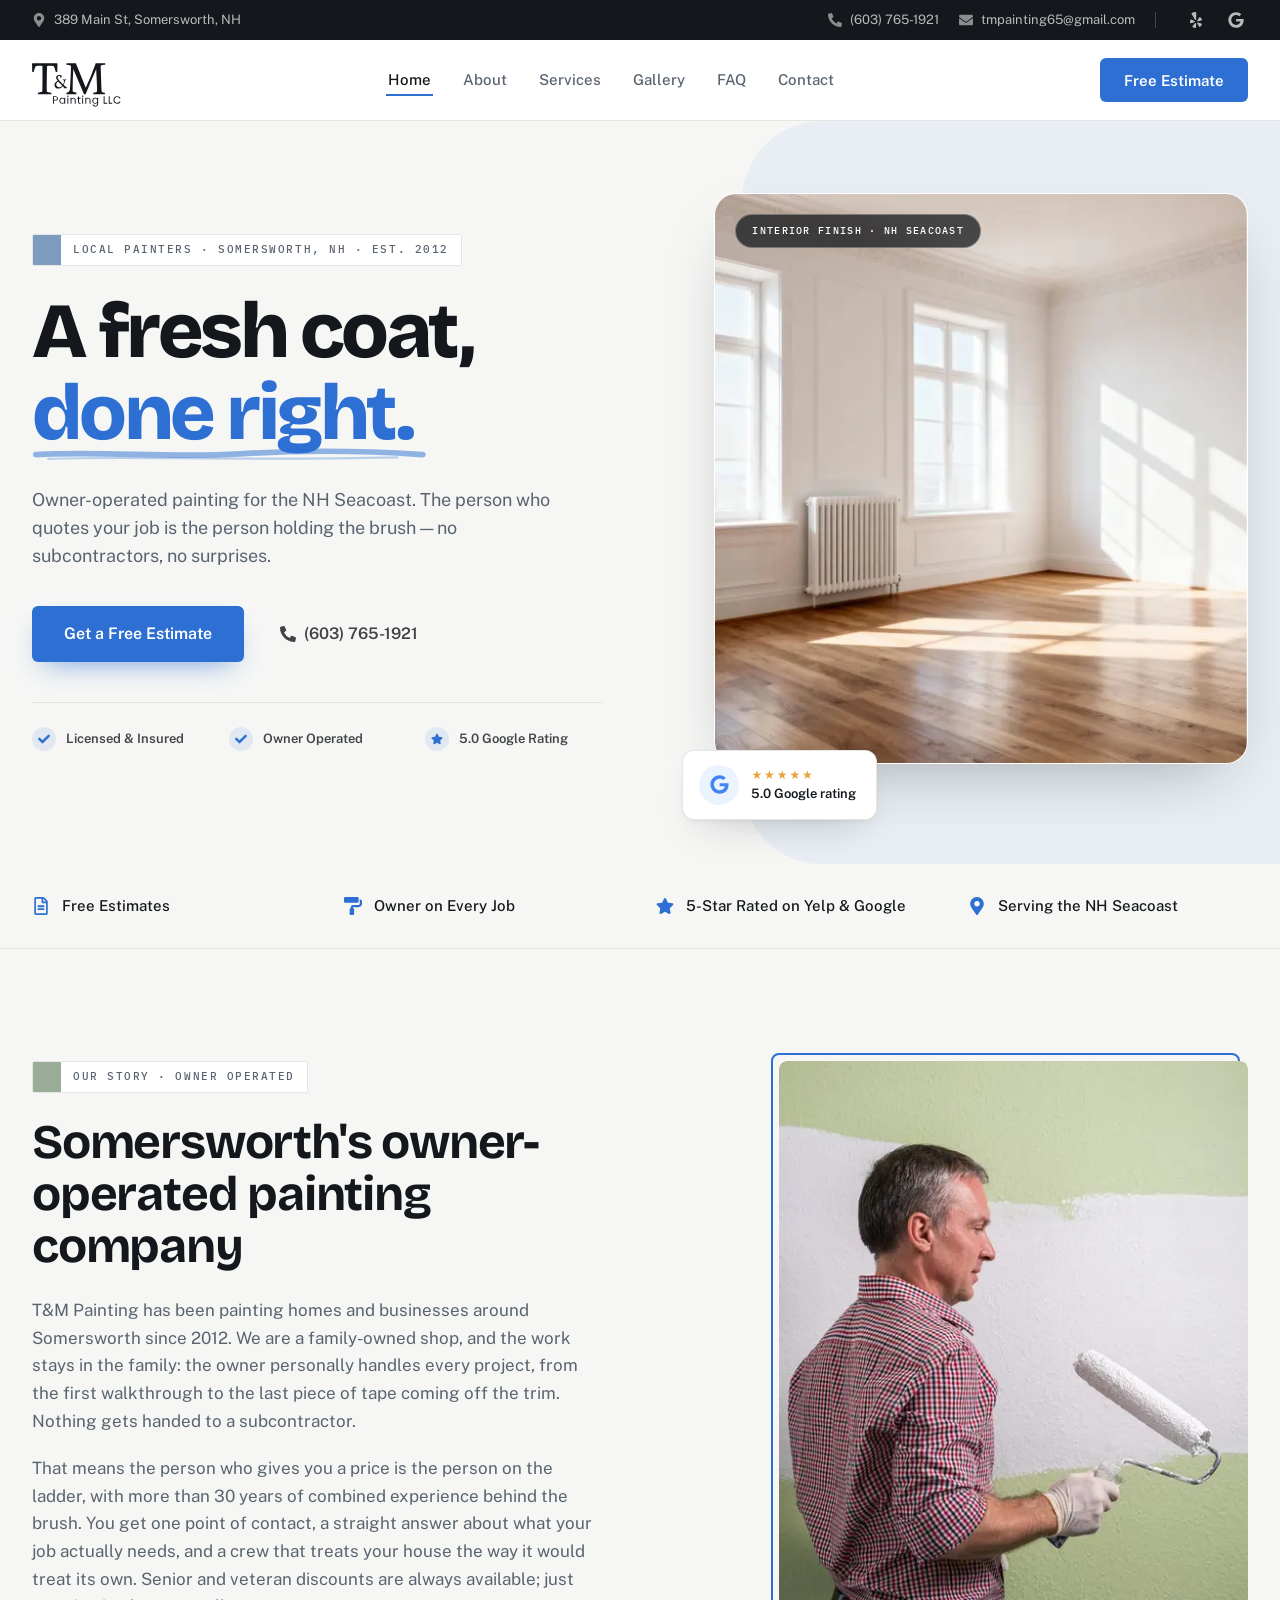
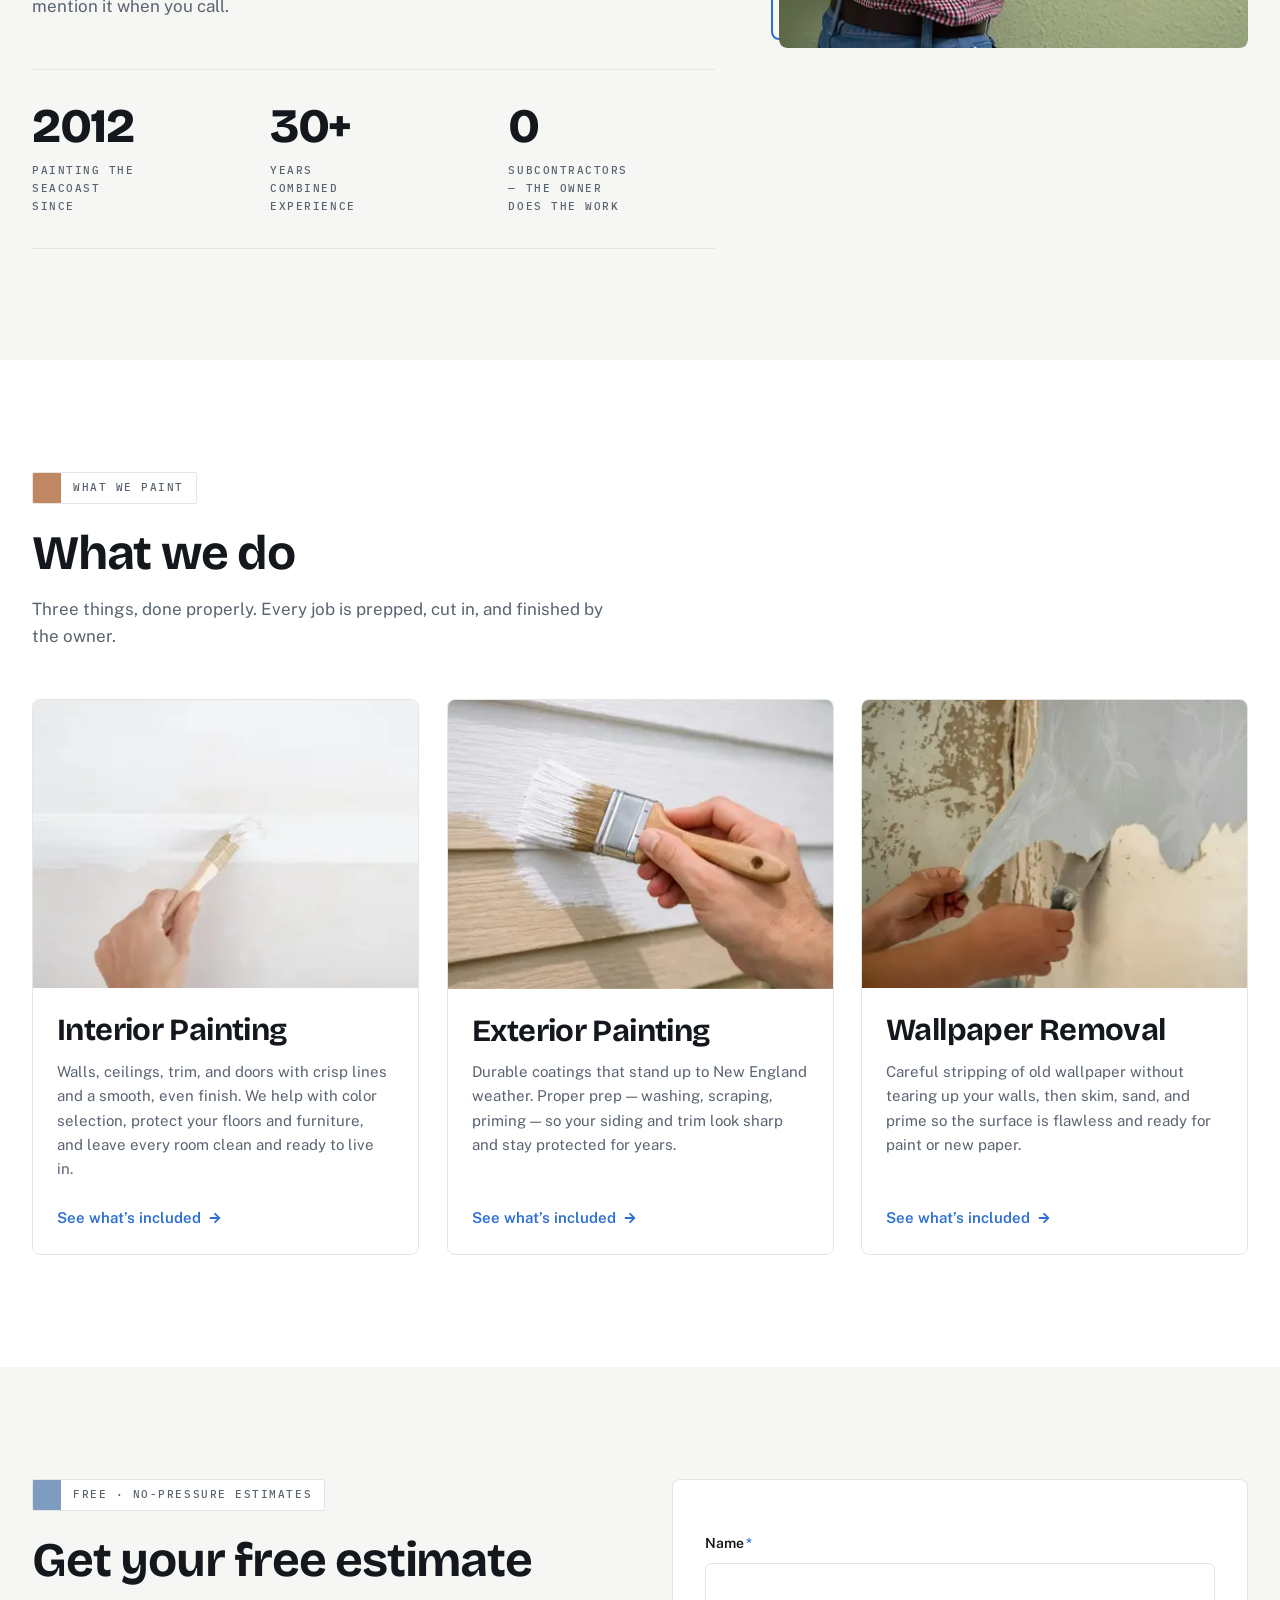
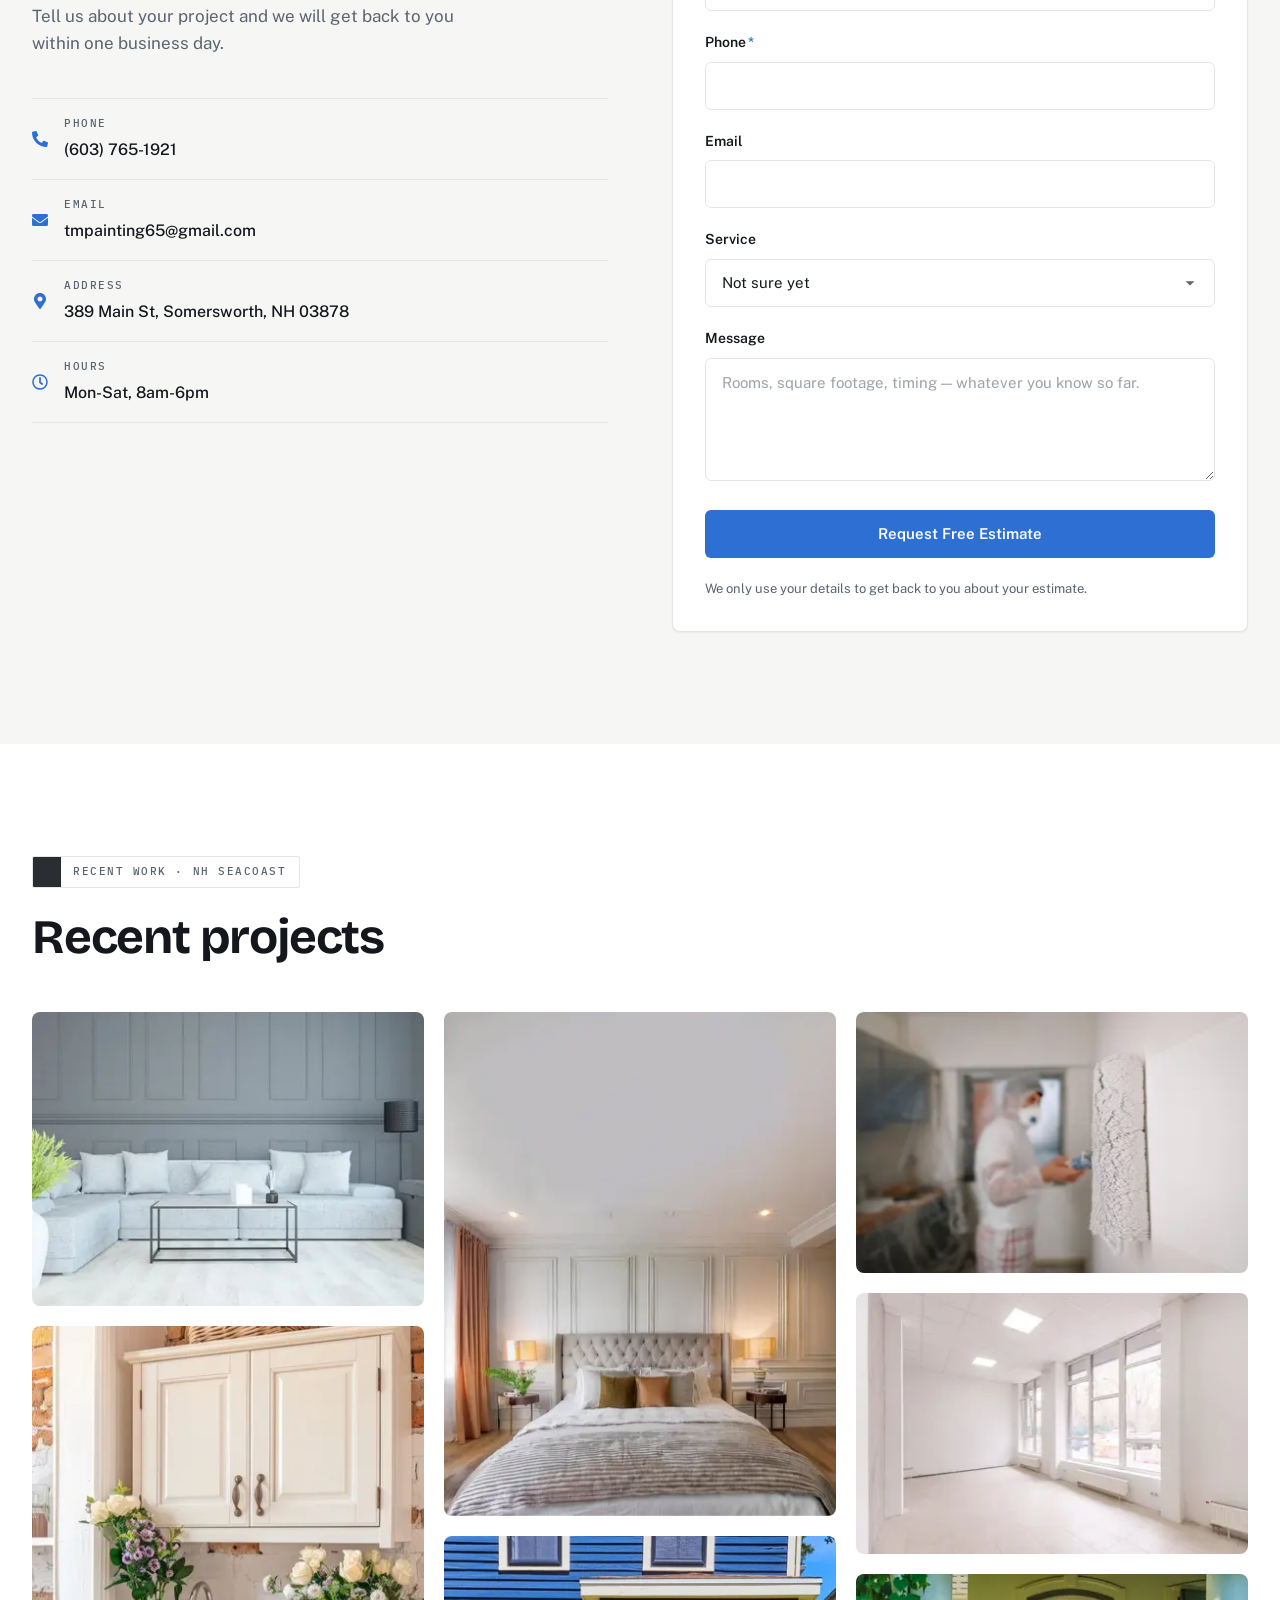
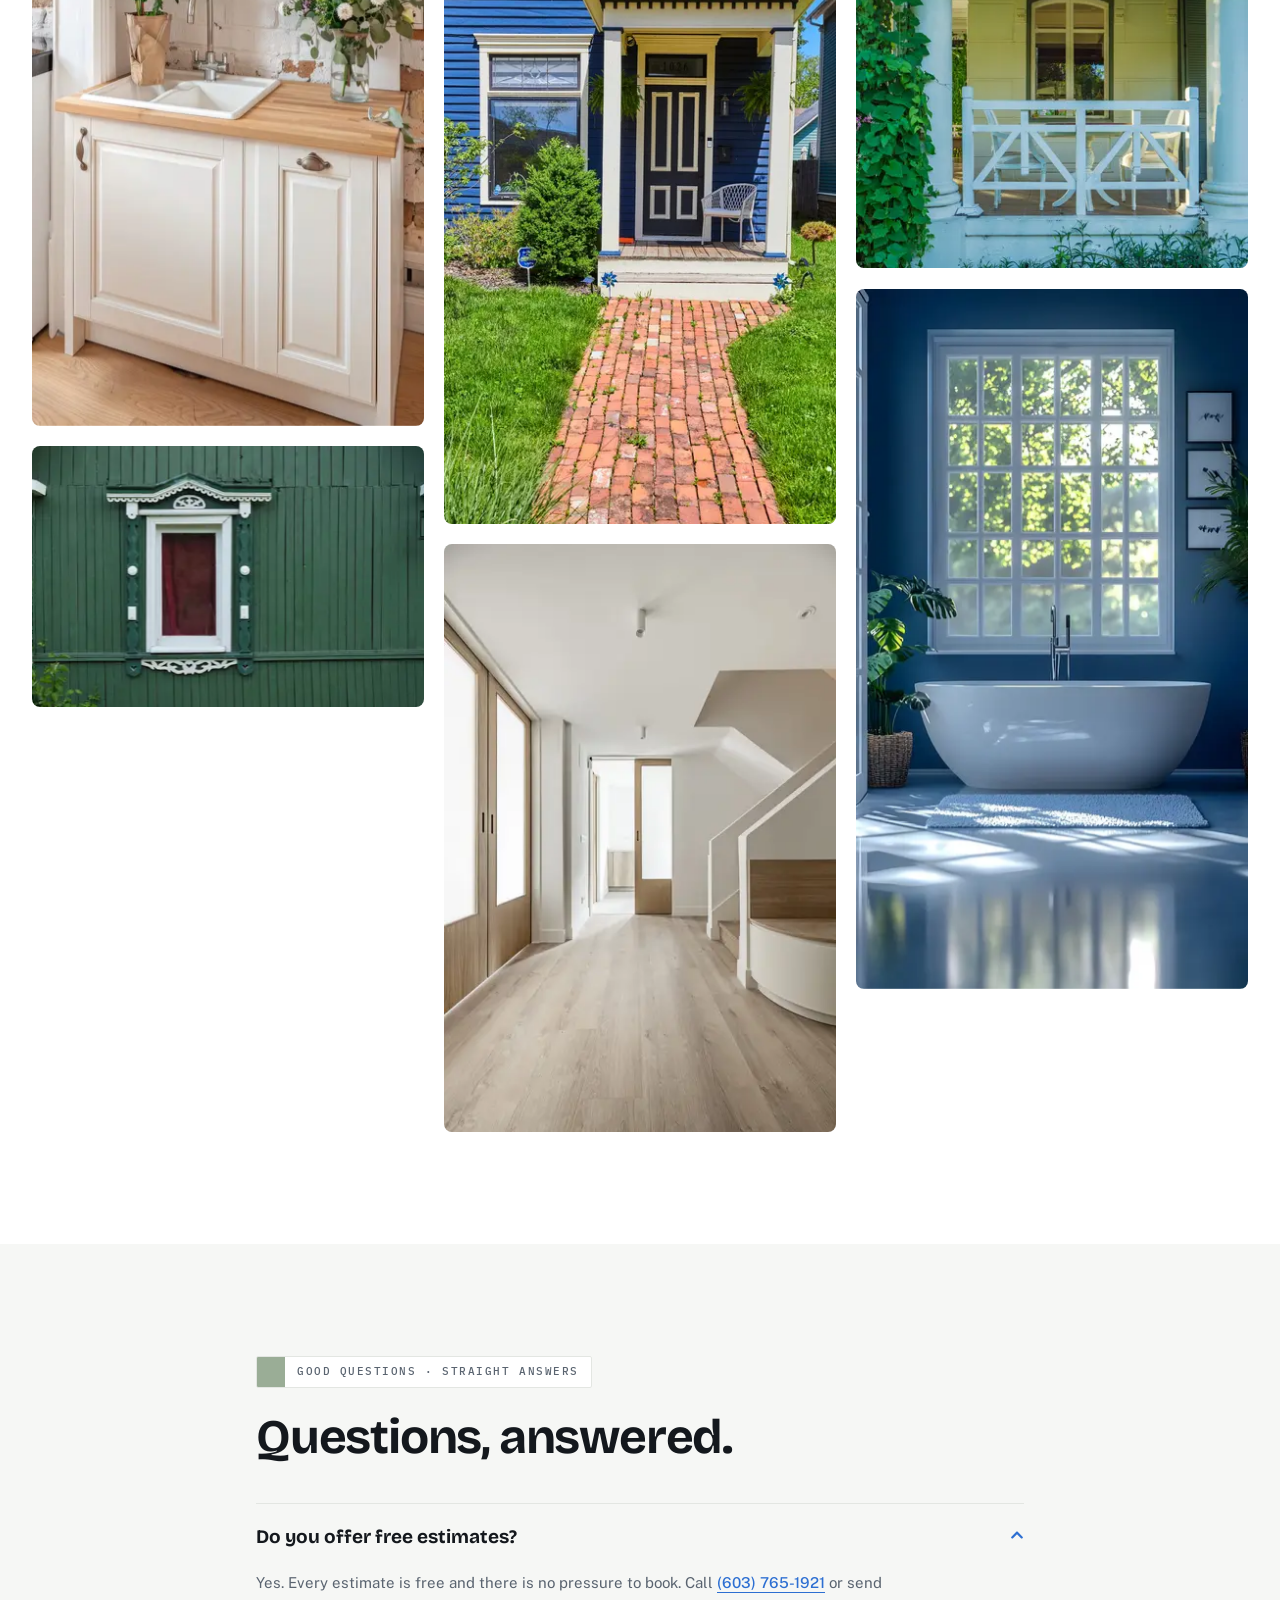
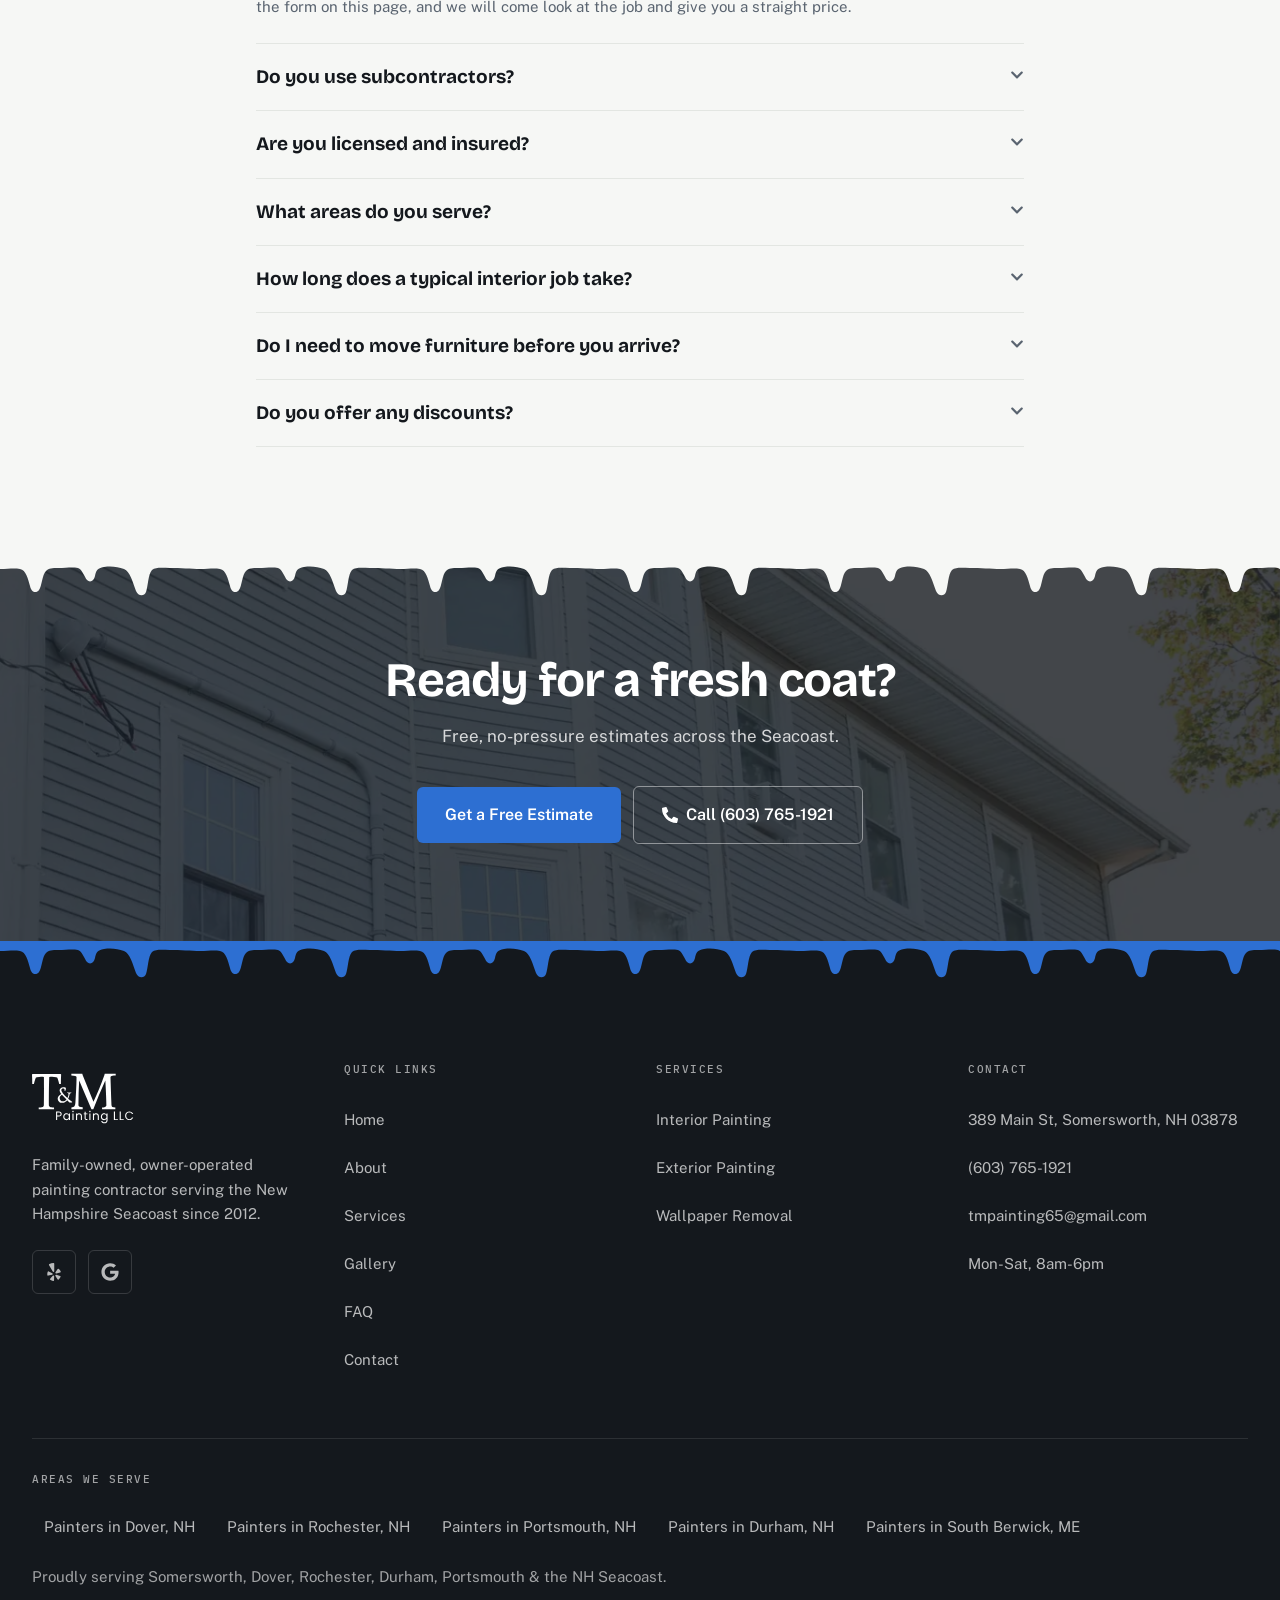
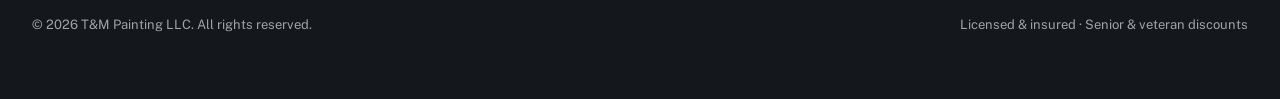
<file: index.html>
<!DOCTYPE html><html lang="en-US"><head><meta charSet="utf-8"/><meta http-equiv="x-ua-compatible" content="ie=edge"/><meta name="viewport" content="width=device-width, initial-scale=1, shrink-to-fit=no"/><meta name="generator" content="Gatsby 5.16.1"/><meta name="theme-color" content="#14181D"/><meta name="description" content="Owner-operated painters serving Somersworth, Dover &amp; the NH Seacoast since 2012. Interior &amp; exterior painting and wallpaper removal. Free estimates: (603) 765-1921." data-gatsby-head="true"/><meta name="robots" content="index,follow" data-gatsby-head="true"/><meta name="format-detection" content="telephone=no" data-gatsby-head="true"/><meta property="og:type" content="website" data-gatsby-head="true"/><meta property="og:site_name" content="T&amp;M Painting LLC" data-gatsby-head="true"/><meta property="og:title" content="Interior &amp; Exterior Painters in Somersworth, NH | T&amp;M Painting" data-gatsby-head="true"/><meta property="og:description" content="Owner-operated painters serving Somersworth, Dover &amp; the NH Seacoast since 2012. Interior &amp; exterior painting and wallpaper removal. Free estimates: (603) 765-1921." data-gatsby-head="true"/><meta property="og:url" content="https://tandmpaintingllc.com/" data-gatsby-head="true"/><meta property="og:locale" content="en_US" data-gatsby-head="true"/><meta property="og:image" content="https://tandmpaintingllc.com/og-image.jpg" data-gatsby-head="true"/><meta property="og:image:width" content="1200" data-gatsby-head="true"/><meta property="og:image:height" content="630" data-gatsby-head="true"/><meta property="og:image:alt" content="T&amp;M Painting LLC — Interior &amp; exterior painting for the NH Seacoast" data-gatsby-head="true"/><meta name="twitter:card" content="summary_large_image" data-gatsby-head="true"/><meta name="twitter:title" content="Interior &amp; Exterior Painters in Somersworth, NH | T&amp;M Painting" data-gatsby-head="true"/><meta name="twitter:description" content="Owner-operated painters serving Somersworth, Dover &amp; the NH Seacoast since 2012. Interior &amp; exterior painting and wallpaper removal. Free estimates: (603) 765-1921." data-gatsby-head="true"/><meta name="twitter:image" content="https://tandmpaintingllc.com/og-image.jpg" data-gatsby-head="true"/><meta name="twitter:image:alt" content="T&amp;M Painting LLC — Interior &amp; exterior painting for the NH Seacoast" data-gatsby-head="true"/><meta name="geo.region" content="US-NH" data-gatsby-head="true"/><meta name="geo.placename" content="Somersworth" data-gatsby-head="true"/><meta name="geo.position" content="43.2458412;-70.8527675" data-gatsby-head="true"/><style data-href="/styles.bbc696bc079dd11ae11d.css" data-identity="gatsby-global-css">*,:after,:before{--tw-border-spacing-x:0;--tw-border-spacing-y:0;--tw-translate-x:0;--tw-translate-y:0;--tw-rotate:0;--tw-skew-x:0;--tw-skew-y:0;--tw-scale-x:1;--tw-scale-y:1;--tw-pan-x: ;--tw-pan-y: ;--tw-pinch-zoom: ;--tw-scroll-snap-strictness:proximity;--tw-gradient-from-position: ;--tw-gradient-via-position: ;--tw-gradient-to-position: ;--tw-ordinal: ;--tw-slashed-zero: ;--tw-numeric-figure: ;--tw-numeric-spacing: ;--tw-numeric-fraction: ;--tw-ring-inset: ;--tw-ring-offset-width:0px;--tw-ring-offset-color:#fff;--tw-ring-color:rgba(59,130,246,.5);--tw-ring-offset-shadow:0 0 #0000;--tw-ring-shadow:0 0 #0000;--tw-shadow:0 0 #0000;--tw-shadow-colored:0 0 #0000;--tw-blur: ;--tw-brightness: ;--tw-contrast: ;--tw-grayscale: ;--tw-hue-rotate: ;--tw-invert: ;--tw-saturate: ;--tw-sepia: ;--tw-drop-shadow: ;--tw-backdrop-blur: ;--tw-backdrop-brightness: ;--tw-backdrop-contrast: ;--tw-backdrop-grayscale: ;--tw-backdrop-hue-rotate: ;--tw-backdrop-invert: ;--tw-backdrop-opacity: ;--tw-backdrop-saturate: ;--tw-backdrop-sepia: ;--tw-contain-size: ;--tw-contain-layout: ;--tw-contain-paint: ;--tw-contain-style: }::backdrop{--tw-border-spacing-x:0;--tw-border-spacing-y:0;--tw-translate-x:0;--tw-translate-y:0;--tw-rotate:0;--tw-skew-x:0;--tw-skew-y:0;--tw-scale-x:1;--tw-scale-y:1;--tw-pan-x: ;--tw-pan-y: ;--tw-pinch-zoom: ;--tw-scroll-snap-strictness:proximity;--tw-gradient-from-position: ;--tw-gradient-via-position: ;--tw-gradient-to-position: ;--tw-ordinal: ;--tw-slashed-zero: ;--tw-numeric-figure: ;--tw-numeric-spacing: ;--tw-numeric-fraction: ;--tw-ring-inset: ;--tw-ring-offset-width:0px;--tw-ring-offset-color:#fff;--tw-ring-color:rgba(59,130,246,.5);--tw-ring-offset-shadow:0 0 #0000;--tw-ring-shadow:0 0 #0000;--tw-shadow:0 0 #0000;--tw-shadow-colored:0 0 #0000;--tw-blur: ;--tw-brightness: ;--tw-contrast: ;--tw-grayscale: ;--tw-hue-rotate: ;--tw-invert: ;--tw-saturate: ;--tw-sepia: ;--tw-drop-shadow: ;--tw-backdrop-blur: ;--tw-backdrop-brightness: ;--tw-backdrop-contrast: ;--tw-backdrop-grayscale: ;--tw-backdrop-hue-rotate: ;--tw-backdrop-invert: ;--tw-backdrop-opacity: ;--tw-backdrop-saturate: ;--tw-backdrop-sepia: ;--tw-contain-size: ;--tw-contain-layout: ;--tw-contain-paint: ;--tw-contain-style: }/*
! tailwindcss v3.4.19 | MIT License | https://tailwindcss.com
*/*,:after,:before{border:0 solid #e5e7eb;box-sizing:border-box}:after,:before{--tw-content:""}:host,html{-webkit-text-size-adjust:100%;font-feature-settings:normal;-webkit-tap-highlight-color:transparent;font-family:Public Sans,ui-sans-serif,system-ui,sans-serif;font-variation-settings:normal;line-height:1.5;-moz-tab-size:4;-o-tab-size:4;tab-size:4}body{line-height:inherit;margin:0}hr{border-top-width:1px;color:inherit;height:0}abbr:where([title]){-webkit-text-decoration:underline dotted;text-decoration:underline dotted}h1,h2,h3,h4,h5,h6{font-size:inherit;font-weight:inherit}a{color:inherit;text-decoration:inherit}b,strong{font-weight:bolder}code,kbd,pre,samp{font-feature-settings:normal;font-family:IBM Plex Mono,ui-monospace,SFMono-Regular,monospace;font-size:1em;font-variation-settings:normal}small{font-size:80%}sub,sup{font-size:75%;line-height:0;position:relative;vertical-align:baseline}sub{bottom:-.25em}sup{top:-.5em}table{border-collapse:collapse;border-color:inherit;text-indent:0}button,input,optgroup,select,textarea{font-feature-settings:inherit;color:inherit;font-family:inherit;font-size:100%;font-variation-settings:inherit;font-weight:inherit;letter-spacing:inherit;line-height:inherit;margin:0;padding:0}button,select{text-transform:none}button,input:where([type=button]),input:where([type=reset]),input:where([type=submit]){-webkit-appearance:button;background-color:transparent;background-image:none}:-moz-focusring{outline:auto}:-moz-ui-invalid{box-shadow:none}progress{vertical-align:baseline}::-webkit-inner-spin-button,::-webkit-outer-spin-button{height:auto}[type=search]{-webkit-appearance:textfield;outline-offset:-2px}::-webkit-search-decoration{-webkit-appearance:none}::-webkit-file-upload-button{-webkit-appearance:button;font:inherit}summary{display:list-item}blockquote,dd,dl,figure,h1,h2,h3,h4,h5,h6,hr,p,pre{margin:0}fieldset{margin:0}fieldset,legend{padding:0}menu,ol,ul{list-style:none;margin:0;padding:0}dialog{padding:0}textarea{resize:vertical}input::-moz-placeholder,textarea::-moz-placeholder{color:#9ca3af;opacity:1}input::placeholder,textarea::placeholder{color:#9ca3af;opacity:1}[role=button],button{cursor:pointer}:disabled{cursor:default}audio,canvas,embed,iframe,img,object,svg,video{display:block;vertical-align:middle}img,video{height:auto;max-width:100%}[hidden]:where(:not([hidden=until-found])){display:none}@font-face{font-display:swap;font-family:Bricolage Grotesque;font-style:normal;font-weight:700;src:url(/fonts/bricolage-grotesque-latin-700-normal.woff2) format("woff2");unicode-range:u+00??,u+0131,u+0152-0153,u+02bb-02bc,u+02c6,u+02da,u+02dc,u+0304,u+0308,u+0329,u+2000-206f,u+20ac,u+2122,u+2191,u+2193,u+2212,u+2215,u+feff,u+fffd}@font-face{font-display:swap;font-family:Bricolage Grotesque;font-style:normal;font-weight:800;src:url(/fonts/bricolage-grotesque-latin-800-normal.woff2) format("woff2");unicode-range:u+00??,u+0131,u+0152-0153,u+02bb-02bc,u+02c6,u+02da,u+02dc,u+0304,u+0308,u+0329,u+2000-206f,u+20ac,u+2122,u+2191,u+2193,u+2212,u+2215,u+feff,u+fffd}@font-face{font-display:swap;font-family:Public Sans;font-style:normal;font-weight:400;src:url(/fonts/public-sans-latin-400-normal.woff2) format("woff2");unicode-range:u+00??,u+0131,u+0152-0153,u+02bb-02bc,u+02c6,u+02da,u+02dc,u+0304,u+0308,u+0329,u+2000-206f,u+20ac,u+2122,u+2191,u+2193,u+2212,u+2215,u+feff,u+fffd}@font-face{font-display:swap;font-family:Public Sans;font-style:normal;font-weight:500;src:url(/fonts/public-sans-latin-500-normal.woff2) format("woff2");unicode-range:u+00??,u+0131,u+0152-0153,u+02bb-02bc,u+02c6,u+02da,u+02dc,u+0304,u+0308,u+0329,u+2000-206f,u+20ac,u+2122,u+2191,u+2193,u+2212,u+2215,u+feff,u+fffd}@font-face{font-display:swap;font-family:Public Sans;font-style:normal;font-weight:600;src:url(/fonts/public-sans-latin-600-normal.woff2) format("woff2");unicode-range:u+00??,u+0131,u+0152-0153,u+02bb-02bc,u+02c6,u+02da,u+02dc,u+0304,u+0308,u+0329,u+2000-206f,u+20ac,u+2122,u+2191,u+2193,u+2212,u+2215,u+feff,u+fffd}@font-face{font-display:swap;font-family:IBM Plex Mono;font-style:normal;font-weight:500;src:url(/fonts/ibm-plex-mono-latin-500-normal.woff2) format("woff2");unicode-range:u+00??,u+0131,u+0152-0153,u+02bb-02bc,u+02c6,u+02da,u+02dc,u+0304,u+0308,u+0329,u+2000-206f,u+20ac,u+2122,u+2191,u+2193,u+2212,u+2215,u+feff,u+fffd}:root{--topbar-h:0px;--header-h:73px;--chrome-h:calc(var(--topbar-h) + var(--header-h))}@media (min-width:1024px){:root{--topbar-h:40px;--header-h:81px}}html{-webkit-text-size-adjust:100%;scroll-behavior:smooth}body{--tw-bg-opacity:1;--tw-text-opacity:1;-webkit-font-smoothing:antialiased;-moz-osx-font-smoothing:grayscale;background-color:rgb(246 247 245/var(--tw-bg-opacity,1));color:rgb(20 24 29/var(--tw-text-opacity,1));font-family:Public Sans,ui-sans-serif,system-ui,sans-serif;font-size:16px;font-weight:400;line-height:1.625;text-rendering:optimizeLegibility}@media (min-width:768px){body{font-size:17px}}h1,h2,h3{--tw-text-opacity:1;color:rgb(20 24 29/var(--tw-text-opacity,1));font-family:Bricolage Grotesque,ui-sans-serif,system-ui,sans-serif}div[id],section[id]{scroll-margin-top:88px}@media (min-width:1024px){div[id],section[id]{scroll-margin-top:80px}}:focus-visible{border-radius:2px;outline:2px solid #2d6fd2;outline-offset:2px}::-moz-selection{background:#2d6fd2;color:#fff}::selection{background:#2d6fd2;color:#fff}.container{width:100%}@media (min-width:640px){.container{max-width:640px}}@media (min-width:768px){.container{max-width:768px}}@media (min-width:1024px){.container{max-width:1024px}}@media (min-width:1280px){.container{max-width:1280px}}@media (min-width:1536px){.container{max-width:1536px}}.shell{margin-left:auto;margin-right:auto;max-width:1280px;padding-left:1.25rem;padding-right:1.25rem;width:100%}@media (min-width:640px){.shell{padding-left:1.5rem;padding-right:1.5rem}}@media (min-width:1024px){.shell{padding-left:2rem;padding-right:2rem}}.main-offset{padding-top:var(--chrome-h)}.btn,.btn-primary{align-items:center;border-radius:.375rem;display:inline-flex;font-size:15px;font-weight:600;gap:.5rem;justify-content:center;line-height:1;min-height:44px;padding-left:1.5rem;padding-right:1.5rem;transition-duration:.2s;transition-property:color,background-color,border-color,text-decoration-color,fill,stroke;transition-timing-function:cubic-bezier(.4,0,.2,1)}.btn-primary{--tw-bg-opacity:1;--tw-text-opacity:1;background-color:rgb(45 111 210/var(--tw-bg-opacity,1));color:rgb(255 255 255/var(--tw-text-opacity,1))}.btn-primary:hover{--tw-bg-opacity:1;background-color:rgb(31 85 168/var(--tw-bg-opacity,1))}.btn-ghost-light{--tw-text-opacity:1;align-items:center;border-color:hsla(0,0%,100%,.45);border-radius:.375rem;border-width:1px;color:rgb(255 255 255/var(--tw-text-opacity,1));display:inline-flex;font-size:15px;font-weight:600;gap:.5rem;justify-content:center;line-height:1;min-height:44px;padding-left:1.5rem;padding-right:1.5rem;transition-duration:.2s;transition-property:color,background-color,border-color,text-decoration-color,fill,stroke;transition-timing-function:cubic-bezier(.4,0,.2,1)}.btn-ghost-light:hover{--tw-border-opacity:1;background-color:hsla(0,0%,100%,.1);border-color:rgb(255 255 255/var(--tw-border-opacity,1))}.btn-outline-ink{--tw-text-opacity:1;align-items:center;border-color:rgba(20,24,29,.25);border-radius:.375rem;border-width:1px;color:rgb(20 24 29/var(--tw-text-opacity,1));display:inline-flex;font-size:15px;font-weight:600;gap:.5rem;justify-content:center;line-height:1;min-height:44px;padding-left:1.5rem;padding-right:1.5rem;transition-duration:.2s;transition-property:color,background-color,border-color,text-decoration-color,fill,stroke;transition-timing-function:cubic-bezier(.4,0,.2,1)}.btn-outline-ink:hover{--tw-border-opacity:1;background-color:rgba(20,24,29,.04);border-color:rgb(20 24 29/var(--tw-border-opacity,1))}.eyebrow-label{font-family:IBM Plex Mono,ui-monospace,SFMono-Regular,monospace;font-size:11px;font-weight:500;letter-spacing:.14em;text-transform:uppercase}.link-tape{--tw-text-opacity:1;color:rgb(45 111 210/var(--tw-text-opacity,1));text-decoration-line:underline;text-underline-offset:4px;transition-duration:.15s;transition-property:color,background-color,border-color,text-decoration-color,fill,stroke;transition-timing-function:cubic-bezier(.4,0,.2,1)}.link-tape:hover{--tw-text-opacity:1;color:rgb(31 85 168/var(--tw-text-opacity,1))}.sr-only{clip:rect(0,0,0,0);border-width:0;height:1px;margin:-1px;overflow:hidden;padding:0;position:absolute;white-space:nowrap;width:1px}.pointer-events-none{pointer-events:none}.visible{visibility:visible}.invisible{visibility:hidden}.static{position:static}.fixed{position:fixed}.absolute{position:absolute}.relative{position:relative}.sticky{position:sticky}.inset-0{inset:0}.inset-x-0{left:0;right:0}.inset-x-3{left:.75rem;right:.75rem}.inset-x-\[-5\%\]{left:-5%;right:-5%}.inset-y-0{bottom:0;top:0}.-bottom-1{bottom:-.25rem}.-bottom-4{bottom:-1rem}.-bottom-5{bottom:-1.25rem}.-left-2{left:-.5rem}.-left-24{left:-6rem}.-right-20{right:-5rem}.-top-2{top:-.5rem}.-top-20{top:-5rem}.bottom-0{bottom:0}.bottom-1\.5{bottom:.375rem}.bottom-\[-18px\]{bottom:-18px}.left-0{left:0}.left-5{left:1.25rem}.left-6{left:1.5rem}.left-\[-3\%\]{left:-3%}.right-0{right:0}.right-5{right:1.25rem}.top-0{top:0}.top-0\.5{top:.125rem}.top-44{top:11rem}.top-5{top:1.25rem}.top-\[-1\%\]{top:-1%}.top-\[13px\]{top:13px}.top-\[7px\]{top:7px}.isolate{isolation:isolate}.-z-10{z-index:-10}.-z-20{z-index:-20}.z-10{z-index:10}.z-40{z-index:40}.z-50{z-index:50}.z-\[60\]{z-index:60}.z-\[70\]{z-index:70}.-m-2{margin:-.5rem}.mx-auto{margin-left:auto;margin-right:auto}.-mr-2{margin-right:-.5rem}.mb-14{margin-bottom:3.5rem}.mb-2{margin-bottom:.5rem}.mb-5{margin-bottom:1.25rem}.mb-7{margin-bottom:1.75rem}.ml-0\.5{margin-left:.125rem}.mt-0\.5{margin-top:.125rem}.mt-1{margin-top:.25rem}.mt-1\.5{margin-top:.375rem}.mt-10{margin-top:2.5rem}.mt-12{margin-top:3rem}.mt-14{margin-top:3.5rem}.mt-2{margin-top:.5rem}.mt-3{margin-top:.75rem}.mt-4{margin-top:1rem}.mt-5{margin-top:1.25rem}.mt-6{margin-top:1.5rem}.mt-7{margin-top:1.75rem}.mt-8{margin-top:2rem}.mt-9{margin-top:2.25rem}.mt-auto{margin-top:auto}.block{display:block}.inline-block{display:inline-block}.flex{display:flex}.inline-flex{display:inline-flex}.grid{display:grid}.hidden{display:none}.h-0\.5{height:.125rem}.h-1\.5{height:.375rem}.h-10{height:2.5rem}.h-11{height:2.75rem}.h-12{height:3rem}.h-16{height:4rem}.h-2\.5{height:.625rem}.h-3{height:.75rem}.h-3\.5{height:.875rem}.h-4{height:1rem}.h-5{height:1.25rem}.h-6{height:1.5rem}.h-64{height:16rem}.h-9{height:2.25rem}.h-\[100dvh\]{height:100dvh}.h-\[18px\]{height:18px}.h-\[19px\]{height:19px}.h-\[72px\]{height:72px}.h-\[76px\]{height:76px}.h-\[95\%\]{height:95%}.h-full{height:100%}.max-h-0{max-height:0}.max-h-10{max-height:2.5rem}.min-h-\[26px\]{min-height:26px}.min-h-\[44px\]{min-height:44px}.min-h-\[460px\]{min-height:460px}.min-h-\[48px\]{min-height:48px}.min-h-\[54px\]{min-height:54px}.min-h-\[56px\]{min-height:56px}.min-h-\[64px\]{min-height:64px}.min-h-\[68px\]{min-height:68px}.min-h-screen{min-height:100vh}.w-1\/2{width:50%}.w-10{width:2.5rem}.w-11{width:2.75rem}.w-12{width:3rem}.w-16{width:4rem}.w-2\.5{width:.625rem}.w-3{width:.75rem}.w-3\.5{width:.875rem}.w-4{width:1rem}.w-5{width:1.25rem}.w-6{width:1.5rem}.w-64{width:16rem}.w-9{width:2.25rem}.w-\[104\%\]{width:104%}.w-\[106\%\]{width:106%}.w-\[110\%\]{width:110%}.w-\[18px\]{width:18px}.w-\[19px\]{width:19px}.w-\[42\%\]{width:42%}.w-\[min\(88vw\2c 360px\)\]{width:min(88vw,360px)}.w-auto{width:auto}.w-fit{width:-moz-fit-content;width:fit-content}.w-full{width:100%}.w-px{width:1px}.min-w-0{min-width:0}.max-w-2xl{max-width:42rem}.max-w-3xl{max-width:48rem}.max-w-\[16ch\]{max-width:16ch}.max-w-\[500px\]{max-width:500px}.max-w-\[520px\]{max-width:520px}.max-w-\[560px\]{max-width:560px}.max-w-\[570px\]{max-width:570px}.max-w-\[600px\]{max-width:600px}.max-w-\[650px\]{max-width:650px}.max-w-\[720px\]{max-width:720px}.max-w-lg{max-width:32rem}.max-w-md{max-width:28rem}.max-w-xl{max-width:36rem}.max-w-xs{max-width:20rem}.flex-1{flex:1 1 0%}.shrink-0{flex-shrink:0}.origin-left{transform-origin:left}.translate-x-0{--tw-translate-x:0px}.translate-x-0,.translate-x-4{transform:translate(var(--tw-translate-x),var(--tw-translate-y)) rotate(var(--tw-rotate)) skewX(var(--tw-skew-x)) skewY(var(--tw-skew-y)) scaleX(var(--tw-scale-x)) scaleY(var(--tw-scale-y))}.translate-x-4{--tw-translate-x:1rem}.translate-x-full{--tw-translate-x:100%}.translate-x-full,.translate-y-0{transform:translate(var(--tw-translate-x),var(--tw-translate-y)) rotate(var(--tw-rotate)) skewX(var(--tw-skew-x)) skewY(var(--tw-skew-y)) scaleX(var(--tw-scale-x)) scaleY(var(--tw-scale-y))}.translate-y-0{--tw-translate-y:0px}.translate-y-2{--tw-translate-y:0.5rem}.-rotate-2,.translate-y-2{transform:translate(var(--tw-translate-x),var(--tw-translate-y)) rotate(var(--tw-rotate)) skewX(var(--tw-skew-x)) skewY(var(--tw-skew-y)) scaleX(var(--tw-scale-x)) scaleY(var(--tw-scale-y))}.-rotate-2{--tw-rotate:-2deg}.-rotate-45{--tw-rotate:-45deg}.-rotate-45,.-rotate-\[1\.4deg\]{transform:translate(var(--tw-translate-x),var(--tw-translate-y)) rotate(var(--tw-rotate)) skewX(var(--tw-skew-x)) skewY(var(--tw-skew-y)) scaleX(var(--tw-scale-x)) scaleY(var(--tw-scale-y))}.-rotate-\[1\.4deg\]{--tw-rotate:-1.4deg}.rotate-0{--tw-rotate:0deg}.rotate-0,.rotate-180{transform:translate(var(--tw-translate-x),var(--tw-translate-y)) rotate(var(--tw-rotate)) skewX(var(--tw-skew-x)) skewY(var(--tw-skew-y)) scaleX(var(--tw-scale-x)) scaleY(var(--tw-scale-y))}.rotate-180{--tw-rotate:180deg}.rotate-45{--tw-rotate:45deg}.rotate-45,.scale-x-0{transform:translate(var(--tw-translate-x),var(--tw-translate-y)) rotate(var(--tw-rotate)) skewX(var(--tw-skew-x)) skewY(var(--tw-skew-y)) scaleX(var(--tw-scale-x)) scaleY(var(--tw-scale-y))}.scale-x-0{--tw-scale-x:0}.scale-x-100{--tw-scale-x:1;transform:translate(var(--tw-translate-x),var(--tw-translate-y)) rotate(var(--tw-rotate)) skewX(var(--tw-skew-x)) skewY(var(--tw-skew-y)) scaleX(var(--tw-scale-x)) scaleY(var(--tw-scale-y))}.resize-y{resize:vertical}.appearance-none{-webkit-appearance:none;-moz-appearance:none;appearance:none}.break-inside-avoid{-moz-column-break-inside:avoid;break-inside:avoid}.grid-cols-2{grid-template-columns:repeat(2,minmax(0,1fr))}.grid-cols-3{grid-template-columns:repeat(3,minmax(0,1fr))}.grid-rows-\[0fr\]{grid-template-rows:0fr}.grid-rows-\[1fr\]{grid-template-rows:1fr}.flex-col{flex-direction:column}.flex-wrap{flex-wrap:wrap}.items-start{align-items:flex-start}.items-end{align-items:flex-end}.items-center{align-items:center}.items-stretch{align-items:stretch}.justify-center{justify-content:center}.justify-between{justify-content:space-between}.gap-1{gap:.25rem}.gap-1\.5{gap:.375rem}.gap-10{gap:2.5rem}.gap-12{gap:3rem}.gap-14{gap:3.5rem}.gap-2{gap:.5rem}.gap-2\.5{gap:.625rem}.gap-3{gap:.75rem}.gap-4{gap:1rem}.gap-5{gap:1.25rem}.gap-6{gap:1.5rem}.gap-8{gap:2rem}.gap-x-2{-moz-column-gap:.5rem;column-gap:.5rem}.gap-x-6{-moz-column-gap:1.5rem;column-gap:1.5rem}.gap-x-8{-moz-column-gap:2rem;column-gap:2rem}.gap-y-1{row-gap:.25rem}.gap-y-3{row-gap:.75rem}.gap-y-4{row-gap:1rem}.gap-y-5{row-gap:1.25rem}.space-y-1>:not([hidden])~:not([hidden]){--tw-space-y-reverse:0;margin-bottom:calc(.25rem*var(--tw-space-y-reverse));margin-top:calc(.25rem*(1 - var(--tw-space-y-reverse)))}.space-y-5>:not([hidden])~:not([hidden]){--tw-space-y-reverse:0;margin-bottom:calc(1.25rem*var(--tw-space-y-reverse));margin-top:calc(1.25rem*(1 - var(--tw-space-y-reverse)))}.divide-y>:not([hidden])~:not([hidden]){--tw-divide-y-reverse:0;border-bottom-width:calc(1px*var(--tw-divide-y-reverse));border-top-width:calc(1px*(1 - var(--tw-divide-y-reverse)))}.divide-mist>:not([hidden])~:not([hidden]){--tw-divide-opacity:1;border-color:rgb(227 230 226/var(--tw-divide-opacity,1))}.self-start{align-self:flex-start}.overflow-hidden{overflow:hidden}.overflow-visible{overflow:visible}.overflow-y-auto{overflow-y:auto}.whitespace-nowrap{white-space:nowrap}.break-words{overflow-wrap:break-word}.break-all{word-break:break-all}.rounded-2xl{border-radius:1rem}.rounded-\[22px\]{border-radius:22px}.rounded-\[26px\]{border-radius:26px}.rounded-\[28px\]{border-radius:28px}.rounded-full{border-radius:9999px}.rounded-lg{border-radius:.5rem}.rounded-md{border-radius:.375rem}.rounded-sm{border-radius:.125rem}.rounded-xl{border-radius:.75rem}.rounded-l-\[5rem\]{border-bottom-left-radius:5rem;border-top-left-radius:5rem}.border{border-width:1px}.border-2{border-width:2px}.border-\[42px\]{border-width:42px}.border-y{border-top-width:1px}.border-b,.border-y{border-bottom-width:1px}.border-t{border-top-width:1px}.border-ink\/25{border-color:rgba(20,24,29,.25)}.border-mist{--tw-border-opacity:1;border-color:rgb(227 230 226/var(--tw-border-opacity,1))}.border-mist\/70{border-color:hsla(105,7%,89%,.7)}.border-mist\/90{border-color:hsla(105,7%,89%,.9)}.border-red-500{--tw-border-opacity:1;border-color:rgb(239 68 68/var(--tw-border-opacity,1))}.border-tape{--tw-border-opacity:1;border-color:rgb(45 111 210/var(--tw-border-opacity,1))}.border-tape\/15{border-color:rgba(45,111,210,.15)}.border-tape\/\[0\.035\]{border-color:rgba(45,111,210,.035)}.border-white\/10{border-color:hsla(0,0%,100%,.1)}.border-white\/15{border-color:hsla(0,0%,100%,.15)}.border-white\/25{border-color:hsla(0,0%,100%,.25)}.border-white\/30{border-color:hsla(0,0%,100%,.3)}.border-white\/35{border-color:hsla(0,0%,100%,.35)}.border-white\/45{border-color:hsla(0,0%,100%,.45)}.border-white\/80{border-color:hsla(0,0%,100%,.8)}.bg-\[\#4285F4\]\/10{background-color:rgba(66,133,244,.1)}.bg-chip-clay{--tw-bg-opacity:1;background-color:rgb(192 136 98/var(--tw-bg-opacity,1))}.bg-chip-dusty{--tw-bg-opacity:1;background-color:rgb(126 155 192/var(--tw-bg-opacity,1))}.bg-chip-offblack{--tw-bg-opacity:1;background-color:rgb(42 46 51/var(--tw-bg-opacity,1))}.bg-chip-sage{--tw-bg-opacity:1;background-color:rgb(154 173 150/var(--tw-bg-opacity,1))}.bg-current{background-color:currentColor}.bg-ink{--tw-bg-opacity:1;background-color:rgb(20 24 29/var(--tw-bg-opacity,1))}.bg-ink\/20{background-color:rgba(20,24,29,.2)}.bg-ink\/40{background-color:rgba(20,24,29,.4)}.bg-ink\/75{background-color:rgba(20,24,29,.75)}.bg-ink\/80{background-color:rgba(20,24,29,.8)}.bg-primer{--tw-bg-opacity:1;background-color:rgb(246 247 245/var(--tw-bg-opacity,1))}.bg-red-50{--tw-bg-opacity:1;background-color:rgb(254 242 242/var(--tw-bg-opacity,1))}.bg-tape{--tw-bg-opacity:1;background-color:rgb(45 111 210/var(--tw-bg-opacity,1))}.bg-tape\/10{background-color:rgba(45,111,210,.1)}.bg-tape\/20{background-color:rgba(45,111,210,.2)}.bg-tape\/\[0\.055\]{background-color:rgba(45,111,210,.055)}.bg-tape\/\[0\.07\]{background-color:rgba(45,111,210,.07)}.bg-white{--tw-bg-opacity:1;background-color:rgb(255 255 255/var(--tw-bg-opacity,1))}.bg-white\/10{background-color:hsla(0,0%,100%,.1)}.bg-white\/20{background-color:hsla(0,0%,100%,.2)}.bg-white\/95{background-color:hsla(0,0%,100%,.95)}.bg-\[url\(\'data\:image\/svg\+xml\;charset\=utf-8\2c \%3Csvg\%20xmlns\%3D\%22http\%3A\/\/www\.w3\.org\/2000\/svg\%22\%20viewBox\%3D\%220\%200\%2016\%2016\%22\%20fill\%3D\%22\%235A6470\%22\%3E\%3Cpath\%20d\%3D\%22M4\.5\%206\.5L8\%2010l3\.5-3\.5z\%22\/\%3E\%3C\/svg\%3E\'\)\]{background-image:url("data:image/svg+xml;charset=utf-8,%3Csvg xmlns='http://www.w3.org/2000/svg' fill='%235A6470' viewBox='0 0 16 16'%3E%3Cpath d='M4.5 6.5 8 10l3.5-3.5z'/%3E%3C/svg%3E")}.bg-\[length\:20px_20px\]{background-size:20px 20px}.bg-\[right_14px_center\]{background-position:right 14px center}.bg-no-repeat{background-repeat:no-repeat}.p-2{padding:.5rem}.p-6{padding:1.5rem}.p-7{padding:1.75rem}.px-2\.5{padding-left:.625rem;padding-right:.625rem}.px-3{padding-left:.75rem;padding-right:.75rem}.px-3\.5{padding-left:.875rem;padding-right:.875rem}.px-4{padding-left:1rem;padding-right:1rem}.px-5{padding-left:1.25rem;padding-right:1.25rem}.px-6{padding-left:1.5rem;padding-right:1.5rem}.px-7{padding-left:1.75rem;padding-right:1.75rem}.px-8{padding-left:2rem;padding-right:2rem}.py-1{padding-bottom:.25rem;padding-top:.25rem}.py-1\.5{padding-bottom:.375rem;padding-top:.375rem}.py-12{padding-bottom:3rem;padding-top:3rem}.py-14{padding-bottom:3.5rem;padding-top:3.5rem}.py-16{padding-bottom:4rem;padding-top:4rem}.py-2{padding-bottom:.5rem;padding-top:.5rem}.py-20{padding-bottom:5rem;padding-top:5rem}.py-3{padding-bottom:.75rem;padding-top:.75rem}.py-3\.5{padding-bottom:.875rem;padding-top:.875rem}.py-4{padding-bottom:1rem;padding-top:1rem}.py-5{padding-bottom:1.25rem;padding-top:1.25rem}.py-6{padding-bottom:1.5rem;padding-top:1.5rem}.py-7{padding-bottom:1.75rem;padding-top:1.75rem}.py-8{padding-bottom:2rem;padding-top:2rem}.pb-1\.5{padding-bottom:.375rem}.pb-6{padding-bottom:1.5rem}.pb-9{padding-bottom:2.25rem}.pb-\[calc\(0\.5rem\+env\(safe-area-inset-bottom\)\)\]{padding-bottom:calc(.5rem + env(safe-area-inset-bottom))}.pb-\[calc\(5\.5rem\+env\(safe-area-inset-bottom\)\)\]{padding-bottom:calc(5.5rem + env(safe-area-inset-bottom))}.pb-\[max\(20px\2c env\(safe-area-inset-bottom\)\)\]{padding-bottom:max(20px,env(safe-area-inset-bottom))}.pr-1{padding-right:.25rem}.pr-10{padding-right:2.5rem}.pr-11{padding-right:2.75rem}.pt-10{padding-top:2.5rem}.pt-16{padding-top:4rem}.pt-5{padding-top:1.25rem}.pt-6{padding-top:1.5rem}.pt-8{padding-top:2rem}.text-left{text-align:left}.text-center{text-align:center}.align-middle{vertical-align:middle}.font-display{font-family:Bricolage Grotesque,ui-sans-serif,system-ui,sans-serif}.font-mono{font-family:IBM Plex Mono,ui-monospace,SFMono-Regular,monospace}.text-2xl{font-size:1.5rem;line-height:2rem}.text-4xl{font-size:2.25rem;line-height:2.5rem}.text-\[10px\]{font-size:10px}.text-\[11px\]{font-size:11px}.text-\[12px\]{font-size:12px}.text-\[13px\]{font-size:13px}.text-\[14px\]{font-size:14px}.text-\[15px\]{font-size:15px}.text-\[16px\]{font-size:16px}.text-\[17px\]{font-size:17px}.text-\[19px\]{font-size:19px}.text-\[22px\]{font-size:22px}.text-\[88px\]{font-size:88px}.text-\[clamp\(2\.35rem\2c 4\.4vw\2c 3\.6rem\)\]{font-size:clamp(2.35rem,4.4vw,3.6rem)}.text-\[clamp\(2\.5rem\2c 5vw\2c 3\.9rem\)\]{font-size:clamp(2.5rem,5vw,3.9rem)}.text-\[clamp\(3rem\2c 6\.1vw\2c 5\.15rem\)\]{font-size:clamp(3rem,6.1vw,5.15rem)}.text-base{font-size:1rem;line-height:1.5rem}.text-display-lg{font-size:clamp(2rem,4vw,3rem);letter-spacing:-.025em;line-height:1.08}.text-display-md{font-size:clamp(1.5rem,2.4vw,2rem);letter-spacing:-.02em;line-height:1.15}.text-sm{font-size:.875rem;line-height:1.25rem}.text-xl{font-size:1.25rem;line-height:1.75rem}.text-xs{font-size:.75rem;line-height:1rem}.font-bold{font-weight:700}.font-extrabold{font-weight:800}.font-medium{font-weight:500}.font-normal{font-weight:400}.font-semibold{font-weight:600}.uppercase{text-transform:uppercase}.not-italic{font-style:normal}.leading-\[0\.8\]{line-height:.8}.leading-\[0\.95\]{line-height:.95}.leading-\[1\.02\]{line-height:1.02}.leading-\[1\.75\]{line-height:1.75}.leading-\[1\.7\]{line-height:1.7}.leading-none{line-height:1}.leading-relaxed{line-height:1.625}.leading-snug{line-height:1.375}.tracking-\[-0\.01em\]{letter-spacing:-.01em}.tracking-\[-0\.02em\]{letter-spacing:-.02em}.tracking-\[-0\.035em\]{letter-spacing:-.035em}.tracking-\[-0\.03em\]{letter-spacing:-.03em}.tracking-\[-0\.045em\]{letter-spacing:-.045em}.tracking-\[-0\.04em\]{letter-spacing:-.04em}.tracking-\[-0\.07em\]{letter-spacing:-.07em}.tracking-\[0\.12em\]{letter-spacing:.12em}.tracking-\[0\.13em\]{letter-spacing:.13em}.tracking-\[0\.14em\]{letter-spacing:.14em}.tracking-\[0\.16em\]{letter-spacing:.16em}.tracking-\[0\.1em\]{letter-spacing:.1em}.text-\[\#4285F4\]{--tw-text-opacity:1;color:rgb(66 133 244/var(--tw-text-opacity,1))}.text-\[\#E8A33D\]{--tw-text-opacity:1;color:rgb(232 163 61/var(--tw-text-opacity,1))}.text-\[\#F3B34C\]{--tw-text-opacity:1;color:rgb(243 179 76/var(--tw-text-opacity,1))}.text-ink{--tw-text-opacity:1;color:rgb(20 24 29/var(--tw-text-opacity,1))}.text-ink\/70{color:rgba(20,24,29,.7)}.text-ink\/80{color:rgba(20,24,29,.8)}.text-primer{--tw-text-opacity:1;color:rgb(246 247 245/var(--tw-text-opacity,1))}.text-red-600{--tw-text-opacity:1;color:rgb(220 38 38/var(--tw-text-opacity,1))}.text-red-700{--tw-text-opacity:1;color:rgb(185 28 28/var(--tw-text-opacity,1))}.text-steel{--tw-text-opacity:1;color:rgb(90 100 112/var(--tw-text-opacity,1))}.text-tape{--tw-text-opacity:1;color:rgb(45 111 210/var(--tw-text-opacity,1))}.text-white{--tw-text-opacity:1;color:rgb(255 255 255/var(--tw-text-opacity,1))}.text-white\/40{color:hsla(0,0%,100%,.4)}.text-white\/50{color:hsla(0,0%,100%,.5)}.text-white\/55{color:hsla(0,0%,100%,.55)}.text-white\/60{color:hsla(0,0%,100%,.6)}.text-white\/65{color:hsla(0,0%,100%,.65)}.text-white\/70{color:hsla(0,0%,100%,.7)}.text-white\/80{color:hsla(0,0%,100%,.8)}.text-white\/90{color:hsla(0,0%,100%,.9)}.underline{text-decoration-line:underline}.decoration-white\/25{text-decoration-color:hsla(0,0%,100%,.25)}.underline-offset-8{text-underline-offset:8px}.opacity-0{opacity:0}.opacity-100{opacity:1}.opacity-15{opacity:.15}.shadow-\[-12px_0_40px_-12px_rgba\(20\2c 24\2c 29\2c 0\.35\)\]{--tw-shadow:-12px 0 40px -12px rgba(20,24,29,.35);--tw-shadow-colored:-12px 0 40px -12px var(--tw-shadow-color);box-shadow:var(--tw-ring-offset-shadow,0 0 #0000),var(--tw-ring-shadow,0 0 #0000),var(--tw-shadow)}.shadow-\[0_12px_28px_-12px_rgba\(45\2c 111\2c 210\2c 0\.65\)\]{--tw-shadow:0 12px 28px -12px rgba(45,111,210,.65);--tw-shadow-colored:0 12px 28px -12px var(--tw-shadow-color);box-shadow:var(--tw-ring-offset-shadow,0 0 #0000),var(--tw-ring-shadow,0 0 #0000),var(--tw-shadow)}.shadow-\[0_14px_32px_-14px_rgba\(45\2c 111\2c 210\2c 0\.75\)\]{--tw-shadow:0 14px 32px -14px rgba(45,111,210,.75);--tw-shadow-colored:0 14px 32px -14px var(--tw-shadow-color);box-shadow:var(--tw-ring-offset-shadow,0 0 #0000),var(--tw-ring-shadow,0 0 #0000),var(--tw-shadow)}.shadow-\[0_26px_65px_-30px_rgba\(20\2c 24\2c 29\2c 0\.38\)\]{--tw-shadow:0 26px 65px -30px rgba(20,24,29,.38);--tw-shadow-colored:0 26px 65px -30px var(--tw-shadow-color)}.shadow-\[0_26px_65px_-30px_rgba\(20\2c 24\2c 29\2c 0\.38\)\],.shadow-card{box-shadow:var(--tw-ring-offset-shadow,0 0 #0000),var(--tw-ring-shadow,0 0 #0000),var(--tw-shadow)}.shadow-card{--tw-shadow:0 1px 2px rgba(20,24,29,.04),0 8px 24px -12px rgba(20,24,29,.12);--tw-shadow-colored:0 1px 2px var(--tw-shadow-color),0 8px 24px -12px var(--tw-shadow-color)}.shadow-lift{--tw-shadow:0 2px 4px rgba(20,24,29,.05),0 18px 40px -18px rgba(20,24,29,.22);--tw-shadow-colored:0 2px 4px var(--tw-shadow-color),0 18px 40px -18px var(--tw-shadow-color)}.shadow-lift,.shadow-md{box-shadow:var(--tw-ring-offset-shadow,0 0 #0000),var(--tw-ring-shadow,0 0 #0000),var(--tw-shadow)}.shadow-md{--tw-shadow:0 4px 6px -1px rgba(0,0,0,.1),0 2px 4px -2px rgba(0,0,0,.1);--tw-shadow-colored:0 4px 6px -1px var(--tw-shadow-color),0 2px 4px -2px var(--tw-shadow-color)}.shadow-sm{--tw-shadow:0 1px 2px 0 rgba(0,0,0,.05);--tw-shadow-colored:0 1px 2px 0 var(--tw-shadow-color)}.shadow-sm,.shadow-sticky{box-shadow:var(--tw-ring-offset-shadow,0 0 #0000),var(--tw-ring-shadow,0 0 #0000),var(--tw-shadow)}.shadow-sticky{--tw-shadow:0 -4px 16px rgba(0,0,0,.08);--tw-shadow-colored:0 -4px 16px var(--tw-shadow-color)}.outline-none{outline:2px solid transparent;outline-offset:2px}.ring{--tw-ring-offset-shadow:var(--tw-ring-inset) 0 0 0 var(--tw-ring-offset-width) var(--tw-ring-offset-color);--tw-ring-shadow:var(--tw-ring-inset) 0 0 0 calc(3px + var(--tw-ring-offset-width)) var(--tw-ring-color)}.ring,.ring-1{box-shadow:var(--tw-ring-offset-shadow),var(--tw-ring-shadow),var(--tw-shadow,0 0 #0000)}.ring-1{--tw-ring-offset-shadow:var(--tw-ring-inset) 0 0 0 var(--tw-ring-offset-width) var(--tw-ring-offset-color);--tw-ring-shadow:var(--tw-ring-inset) 0 0 0 calc(1px + var(--tw-ring-offset-width)) var(--tw-ring-color)}.ring-white\/15{--tw-ring-color:hsla(0,0%,100%,.15)}.filter{filter:var(--tw-blur) var(--tw-brightness) var(--tw-contrast) var(--tw-grayscale) var(--tw-hue-rotate) var(--tw-invert) var(--tw-saturate) var(--tw-sepia) var(--tw-drop-shadow)}.backdrop-blur{--tw-backdrop-blur:blur(8px)}.backdrop-blur,.backdrop-blur-sm{backdrop-filter:var(--tw-backdrop-blur) var(--tw-backdrop-brightness) var(--tw-backdrop-contrast) var(--tw-backdrop-grayscale) var(--tw-backdrop-hue-rotate) var(--tw-backdrop-invert) var(--tw-backdrop-opacity) var(--tw-backdrop-saturate) var(--tw-backdrop-sepia)}.backdrop-blur-sm{--tw-backdrop-blur:blur(4px)}.transition{transition-duration:.15s;transition-property:color,background-color,border-color,text-decoration-color,fill,stroke,opacity,box-shadow,transform,filter,backdrop-filter;transition-timing-function:cubic-bezier(.4,0,.2,1)}.transition-\[grid-template-rows\2c visibility\]{transition-duration:.15s;transition-property:grid-template-rows,visibility;transition-timing-function:cubic-bezier(.4,0,.2,1)}.transition-\[opacity\2c transform\]{transition-duration:.15s;transition-property:opacity,transform;transition-timing-function:cubic-bezier(.4,0,.2,1)}.transition-all{transition-duration:.15s;transition-property:all;transition-timing-function:cubic-bezier(.4,0,.2,1)}.transition-colors{transition-duration:.15s;transition-property:color,background-color,border-color,text-decoration-color,fill,stroke;transition-timing-function:cubic-bezier(.4,0,.2,1)}.transition-opacity{transition-duration:.15s;transition-property:opacity;transition-timing-function:cubic-bezier(.4,0,.2,1)}.transition-shadow{transition-duration:.15s;transition-property:box-shadow;transition-timing-function:cubic-bezier(.4,0,.2,1)}.transition-transform{transition-duration:.15s;transition-property:transform;transition-timing-function:cubic-bezier(.4,0,.2,1)}.duration-200{transition-duration:.2s}.duration-300{transition-duration:.3s}.duration-500{transition-duration:.5s}.duration-\[250ms\]{transition-duration:.25s}.ease-in-out{transition-timing-function:cubic-bezier(.4,0,.2,1)}.ease-out{transition-timing-function:cubic-bezier(0,0,.2,1)}.ease-physical{transition-timing-function:cubic-bezier(.22,1,.36,1)}.js .reveal{opacity:0;transform:translateY(16px);transition:opacity .4s cubic-bezier(.22,1,.36,1),transform .4s cubic-bezier(.22,1,.36,1);transition-delay:var(--reveal-delay,0ms);will-change:opacity,transform}.js .reveal-in{opacity:1;transform:none}.\[column-count\:1\]{-moz-column-count:1;column-count:1}.yarl__container{background-color:rgba(20,24,29,.95)!important}.yarl__button{color:hsla(0,0%,100%,.85);filter:none}.yarl__button:hover{color:#fff}@media (prefers-reduced-motion:reduce){html{scroll-behavior:auto}*,:after,:before{animation-duration:.01ms!important;animation-iteration-count:1!important;scroll-behavior:auto!important;transition-duration:.01ms!important}.js .reveal{opacity:1;transform:none}}.placeholder\:text-steel\/60::-moz-placeholder{color:rgba(90,100,112,.6)}.placeholder\:text-steel\/60::placeholder{color:rgba(90,100,112,.6)}.after\:absolute:after{content:var(--tw-content);position:absolute}.after\:inset-0:after{content:var(--tw-content);inset:0}.after\:content-\[\'\'\]:after{--tw-content:"";content:var(--tw-content)}.focus-within\:ring-2:focus-within{--tw-ring-offset-shadow:var(--tw-ring-inset) 0 0 0 var(--tw-ring-offset-width) var(--tw-ring-offset-color);--tw-ring-shadow:var(--tw-ring-inset) 0 0 0 calc(2px + var(--tw-ring-offset-width)) var(--tw-ring-color);box-shadow:var(--tw-ring-offset-shadow),var(--tw-ring-shadow),var(--tw-shadow,0 0 #0000)}.focus-within\:ring-tape:focus-within{--tw-ring-opacity:1;--tw-ring-color:rgb(45 111 210/var(--tw-ring-opacity,1))}.focus-within\:ring-offset-2:focus-within{--tw-ring-offset-width:2px}.hover\:-translate-y-0\.5:hover{--tw-translate-y:-0.125rem}.hover\:-translate-y-0\.5:hover,.hover\:-translate-y-1:hover{transform:translate(var(--tw-translate-x),var(--tw-translate-y)) rotate(var(--tw-rotate)) skewX(var(--tw-skew-x)) skewY(var(--tw-skew-y)) scaleX(var(--tw-scale-x)) scaleY(var(--tw-scale-y))}.hover\:-translate-y-1:hover{--tw-translate-y:-0.25rem}.hover\:border-ink:hover{--tw-border-opacity:1;border-color:rgb(20 24 29/var(--tw-border-opacity,1))}.hover\:border-tape:hover{--tw-border-opacity:1;border-color:rgb(45 111 210/var(--tw-border-opacity,1))}.hover\:border-white:hover{--tw-border-opacity:1;border-color:rgb(255 255 255/var(--tw-border-opacity,1))}.hover\:bg-ink\/\[0\.06\]:hover{background-color:rgba(20,24,29,.06)}.hover\:bg-tape-deep:hover{--tw-bg-opacity:1;background-color:rgb(31 85 168/var(--tw-bg-opacity,1))}.hover\:bg-white:hover{--tw-bg-opacity:1;background-color:rgb(255 255 255/var(--tw-bg-opacity,1))}.hover\:bg-white\/10:hover{background-color:hsla(0,0%,100%,.1)}.hover\:bg-white\/5:hover{background-color:hsla(0,0%,100%,.05)}.hover\:text-ink:hover{--tw-text-opacity:1;color:rgb(20 24 29/var(--tw-text-opacity,1))}.hover\:text-tape:hover{--tw-text-opacity:1;color:rgb(45 111 210/var(--tw-text-opacity,1))}.hover\:text-tape-deep:hover{--tw-text-opacity:1;color:rgb(31 85 168/var(--tw-text-opacity,1))}.hover\:text-white:hover{--tw-text-opacity:1;color:rgb(255 255 255/var(--tw-text-opacity,1))}.hover\:shadow-lift:hover{--tw-shadow:0 2px 4px rgba(20,24,29,.05),0 18px 40px -18px rgba(20,24,29,.22);--tw-shadow-colored:0 2px 4px var(--tw-shadow-color),0 18px 40px -18px var(--tw-shadow-color);box-shadow:var(--tw-ring-offset-shadow,0 0 #0000),var(--tw-ring-shadow,0 0 #0000),var(--tw-shadow)}.focus\:not-sr-only:focus{clip:auto;height:auto;margin:0;overflow:visible;padding:0;position:static;white-space:normal;width:auto}.focus\:fixed:focus{position:fixed}.focus\:left-4:focus{left:1rem}.focus\:top-4:focus{top:1rem}.focus\:z-\[80\]:focus{z-index:80}.focus\:rounded-md:focus{border-radius:.375rem}.focus\:border-tape:focus{--tw-border-opacity:1;border-color:rgb(45 111 210/var(--tw-border-opacity,1))}.focus\:bg-tape:focus{--tw-bg-opacity:1;background-color:rgb(45 111 210/var(--tw-bg-opacity,1))}.focus\:px-5:focus{padding-left:1.25rem;padding-right:1.25rem}.focus\:py-3:focus{padding-bottom:.75rem;padding-top:.75rem}.focus\:text-\[15px\]:focus{font-size:15px}.focus\:font-semibold:focus{font-weight:600}.focus\:text-white:focus{--tw-text-opacity:1;color:rgb(255 255 255/var(--tw-text-opacity,1))}.focus\:outline-none:focus{outline:2px solid transparent;outline-offset:2px}.focus\:ring-2:focus{--tw-ring-offset-shadow:var(--tw-ring-inset) 0 0 0 var(--tw-ring-offset-width) var(--tw-ring-offset-color);--tw-ring-shadow:var(--tw-ring-inset) 0 0 0 calc(2px + var(--tw-ring-offset-width)) var(--tw-ring-color);box-shadow:var(--tw-ring-offset-shadow),var(--tw-ring-shadow),var(--tw-shadow,0 0 #0000)}.focus\:ring-tape\/30:focus{--tw-ring-color:rgba(45,111,210,.3)}.disabled\:cursor-not-allowed:disabled{cursor:not-allowed}.disabled\:opacity-70:disabled{opacity:.7}.group:hover .group-hover\:translate-x-1{--tw-translate-x:0.25rem}.group:hover .group-hover\:scale-\[1\.04\],.group:hover .group-hover\:translate-x-1{transform:translate(var(--tw-translate-x),var(--tw-translate-y)) rotate(var(--tw-rotate)) skewX(var(--tw-skew-x)) skewY(var(--tw-skew-y)) scaleX(var(--tw-scale-x)) scaleY(var(--tw-scale-y))}.group:hover .group-hover\:scale-\[1\.04\]{--tw-scale-x:1.04;--tw-scale-y:1.04}.group:hover .group-hover\:scale-x-110{--tw-scale-x:1.1;transform:translate(var(--tw-translate-x),var(--tw-translate-y)) rotate(var(--tw-rotate)) skewX(var(--tw-skew-x)) skewY(var(--tw-skew-y)) scaleX(var(--tw-scale-x)) scaleY(var(--tw-scale-y))}.group:hover .group-hover\:text-tape-deep{--tw-text-opacity:1;color:rgb(31 85 168/var(--tw-text-opacity,1))}.group:hover .group-hover\:opacity-100{opacity:1}.group:focus-visible .group-focus-visible\:opacity-100{opacity:1}@media (min-width:640px){.sm\:col-span-2{grid-column:span 2/span 2}.sm\:mt-0{margin-top:0}.sm\:grid{display:grid}.sm\:w-7{width:1.75rem}.sm\:w-auto{width:auto}.sm\:grid-cols-2{grid-template-columns:repeat(2,minmax(0,1fr))}.sm\:grid-cols-3{grid-template-columns:repeat(3,minmax(0,1fr))}.sm\:grid-cols-\[auto_1fr\]{grid-template-columns:auto 1fr}.sm\:flex-row{flex-direction:row}.sm\:items-start{align-items:flex-start}.sm\:items-center{align-items:center}.sm\:justify-between{justify-content:space-between}.sm\:gap-5{gap:1.25rem}.sm\:gap-8{gap:2rem}.sm\:gap-x-6{-moz-column-gap:1.5rem;column-gap:1.5rem}.sm\:p-7{padding:1.75rem}.sm\:p-8{padding:2rem}.sm\:p-9{padding:2.25rem}.sm\:px-3{padding-left:.75rem;padding-right:.75rem}.sm\:px-9{padding-left:2.25rem;padding-right:2.25rem}.sm\:text-3xl{font-size:1.875rem;line-height:2.25rem}.sm\:text-5xl{font-size:3rem;line-height:1}.sm\:text-\[11px\]{font-size:11px}.sm\:text-\[19px\]{font-size:19px}.sm\:text-\[24px\]{font-size:24px}.sm\:tracking-\[0\.14em\]{letter-spacing:.14em}.sm\:\[column-count\:2\]{-moz-column-count:2;column-count:2}}@media (min-width:768px){.md\:grid-cols-2{grid-template-columns:repeat(2,minmax(0,1fr))}.md\:grid-cols-3{grid-template-columns:repeat(3,minmax(0,1fr))}.md\:grid-cols-4{grid-template-columns:repeat(4,minmax(0,1fr))}.md\:gap-7{gap:1.75rem}.md\:gap-x-8{-moz-column-gap:2rem;column-gap:2rem}.md\:px-12{padding-left:3rem;padding-right:3rem}.md\:py-14{padding-bottom:3.5rem;padding-top:3.5rem}.md\:py-16{padding-bottom:4rem;padding-top:4rem}.md\:py-20{padding-bottom:5rem;padding-top:5rem}.md\:py-24{padding-bottom:6rem;padding-top:6rem}.md\:py-28{padding-bottom:7rem;padding-top:7rem}.md\:py-8{padding-bottom:2rem;padding-top:2rem}.md\:pb-16{padding-bottom:4rem}.md\:pt-20{padding-top:5rem}.md\:text-\[15px\]{font-size:15px}.md\:text-lg{font-size:1.125rem;line-height:1.75rem}}@media (min-width:1024px){.lg\:sticky{position:sticky}.lg\:-bottom-7{bottom:-1.75rem}.lg\:-left-8{left:-2rem}.lg\:top-28{top:7rem}.lg\:col-span-5{grid-column:span 5/span 5}.lg\:col-span-7{grid-column:span 7/span 7}.lg\:mt-0{margin-top:0}.lg\:block{display:block}.lg\:flex{display:flex}.lg\:inline-flex{display:inline-flex}.lg\:hidden{display:none}.lg\:h-14{height:3.5rem}.lg\:h-16{height:4rem}.lg\:h-20{height:5rem}.lg\:min-h-\[680px\]{min-height:680px}.lg\:max-w-\[540px\]{max-width:540px}.lg\:max-w-\[560px\]{max-width:560px}.lg\:max-w-none{max-width:none}.lg\:shrink-0{flex-shrink:0}.lg\:grid-cols-12{grid-template-columns:repeat(12,minmax(0,1fr))}.lg\:grid-cols-2{grid-template-columns:repeat(2,minmax(0,1fr))}.lg\:grid-cols-4{grid-template-columns:repeat(4,minmax(0,1fr))}.lg\:grid-cols-\[1\.1fr_0\.9fr\]{grid-template-columns:1.1fr .9fr}.lg\:grid-cols-\[360px_minmax\(0\2c 1fr\)\]{grid-template-columns:360px minmax(0,1fr)}.lg\:grid-cols-\[minmax\(0\2c 1\.05fr\)_minmax\(400px\2c 0\.95fr\)\]{grid-template-columns:minmax(0,1.05fr) minmax(400px,.95fr)}.lg\:grid-cols-\[minmax\(0\2c 1\.08fr\)_minmax\(420px\2c 0\.92fr\)\]{grid-template-columns:minmax(0,1.08fr) minmax(420px,.92fr)}.lg\:grid-cols-\[minmax\(0\2c 1fr\)_minmax\(360px\2c 0\.62fr\)\]{grid-template-columns:minmax(0,1fr) minmax(360px,.62fr)}.lg\:items-center{align-items:center}.lg\:justify-end{justify-content:flex-end}.lg\:justify-between{justify-content:space-between}.lg\:gap-10{gap:2.5rem}.lg\:gap-14{gap:3.5rem}.lg\:gap-16{gap:4rem}.lg\:gap-8{gap:2rem}.lg\:justify-self-end{justify-self:end}.lg\:px-12{padding-left:3rem;padding-right:3rem}.lg\:py-10{padding-bottom:2.5rem;padding-top:2.5rem}.lg\:py-\[4\.25rem\]{padding-bottom:4.25rem;padding-top:4.25rem}.lg\:py-\[4\.5rem\]{padding-bottom:4.5rem;padding-top:4.5rem}.lg\:pb-7{padding-bottom:1.75rem}.lg\:pr-6{padding-right:1.5rem}.lg\:\[column-count\:3\]{-moz-column-count:3;column-count:3}}.yarl__fullsize{height:100%;width:100%}.yarl__relative{position:relative}.yarl__portal{bottom:0;left:0;opacity:0;overflow:hidden;pointer-events:auto;position:fixed;right:0;top:0;transition:opacity var(--yarl__fade_animation_duration,.25s) var(--yarl__fade_animation_timing_function,ease);z-index:var(--yarl__portal_zindex,9999)}.yarl__portal_open{opacity:1}.yarl__container{background-color:var(--yarl__container_background_color,var(--yarl__color_backdrop,#000));bottom:0;left:0;outline:none;overflow:hidden;overscroll-behavior:var(--yarl__controller_overscroll_behavior,contain);position:absolute;right:0;top:0;touch-action:var(--yarl__controller_touch_action,none);-webkit-user-select:none;-moz-user-select:none;user-select:none}.yarl__carousel{align-content:center;align-items:stretch;display:flex;flex:0 0 auto;height:100%;justify-content:center;opacity:var(--yarl__pull_opacity,1);transform:translate(var(--yarl__swipe_offset,0),var(--yarl__pull_offset,0));width:calc(100% + (var(--yarl__carousel_slides_count) - 1)*(100% + var(--yarl__carousel_spacing_px, 0)*1px + var(--yarl__carousel_spacing_percent, 0)*1%))}.yarl__carousel_with_slides{-moz-column-gap:calc(var(--yarl__carousel_spacing_px, 0)*1px + 100/(var(--yarl__carousel_slides_count)*100 + (var(--yarl__carousel_slides_count) - 1)*var(--yarl__carousel_spacing_percent, 0))*var(--yarl__carousel_spacing_percent, 0)*1%);column-gap:calc(var(--yarl__carousel_spacing_px, 0)*1px + 100/(var(--yarl__carousel_slides_count)*100 + (var(--yarl__carousel_slides_count) - 1)*var(--yarl__carousel_spacing_percent, 0))*var(--yarl__carousel_spacing_percent, 0)*1%)}.yarl__flex_center{align-content:center;align-items:center;display:flex;justify-content:center}.yarl__slide{flex:1;overflow:hidden;padding:calc(var(--yarl__carousel_padding_px, 0)*1px + 100/(var(--yarl__carousel_slides_count)*100 + (var(--yarl__carousel_slides_count) - 1)*var(--yarl__carousel_spacing_percent, 0))*var(--yarl__carousel_padding_percent, 0)*1%);position:relative}[dir=rtl] .yarl__slide{--yarl__direction:-1}.yarl__slide_image{-webkit-touch-callout:none;max-height:100%;max-width:100%;-o-object-fit:contain;object-fit:contain;touch-action:var(--yarl__controller_touch_action,none);-webkit-user-select:none;-moz-user-select:none;user-select:none}.yarl__slide_image_cover{height:100%;-o-object-fit:cover;object-fit:cover;width:100%}.yarl__slide_image_loading{opacity:0}@media screen and (min-width:800px){.yarl__slide_wrapper:not(.yarl__slide_wrapper_interactive) .yarl__slide_image{-webkit-backface-visibility:hidden;-webkit-transform:translateZ(0);-webkit-transform-style:preserve-3d}}.yarl__slide_placeholder{left:50%;line-height:0;position:absolute;top:50%;transform:translateX(-50%) translateY(-50%)}.yarl__slide_loading{animation:yarl__delayed_fadein 1s linear;color:var(--yarl__slide_icon_loading_color,var(--yarl__color_button,hsla(0,0%,100%,.8)))}.yarl__slide_loading line{animation:yarl__stroke_opacity 1s linear infinite}.yarl__slide_loading line:first-of-type{animation-delay:-1.875s}.yarl__slide_loading line:nth-of-type(2){animation-delay:-1.75s}.yarl__slide_loading line:nth-of-type(3){animation-delay:-1.625s}.yarl__slide_loading line:nth-of-type(4){animation-delay:-1.5s}.yarl__slide_loading line:nth-of-type(5){animation-delay:-1.375s}.yarl__slide_loading line:nth-of-type(6){animation-delay:-1.25s}.yarl__slide_loading line:nth-of-type(7){animation-delay:-1.125s}.yarl__slide_loading line:nth-of-type(8){animation-delay:-1s}.yarl__slide_error{color:var(--yarl__slide_icon_error_color,red);height:var(--yarl__slide_icon_error_size,48px);width:var(--yarl__slide_icon_error_size,48px)}@media (prefers-reduced-motion){.yarl__portal,.yarl__slide{transition:unset}.yarl__slide_loading,.yarl__slide_loading line{animation:unset}}.yarl__toolbar{bottom:auto;display:flex;justify-content:flex-end;left:auto;padding:var(--yarl__toolbar_padding,8px);position:absolute;right:0;top:0}[dir=rtl] .yarl__toolbar{bottom:auto;left:0;right:auto;top:0}.yarl__icon{height:var(--yarl__icon_size,32px);width:var(--yarl__icon_size,32px)}.yarl__button{-webkit-tap-highlight-color:transparent;-webkit-appearance:none;-moz-appearance:none;appearance:none;background-color:var(--yarl__button_background_color,transparent);border:var(--yarl__button_border,0);color:var(--yarl__color_button,hsla(0,0%,100%,.8));cursor:pointer;filter:var(--yarl__button_filter,drop-shadow(2px 2px 2px rgba(0,0,0,.8)));line-height:0;margin:var(--yarl__button_margin,0);outline:none;padding:var(--yarl__button_padding,8px)}.yarl__button:focus{color:var(--yarl__color_button_active,#fff)}.yarl__button:focus:not(:focus-visible){color:var(--yarl__color_button,hsla(0,0%,100%,.8))}.yarl__button:focus-visible{color:var(--yarl__color_button_active,#fff)}@media (hover:hover){.yarl__button:focus-visible:hover,.yarl__button:focus:hover,.yarl__button:hover{color:var(--yarl__color_button_active,#fff)}}.yarl__button:disabled{color:var(--yarl__color_button_disabled,hsla(0,0%,100%,.4));cursor:default}.yarl__navigation_next,.yarl__navigation_prev{padding:var(--yarl__navigation_button_padding,24px 16px);position:absolute;top:50%;transform:translateY(-50%)}.yarl__navigation_prev{left:0}[dir=rtl] .yarl__navigation_prev{left:unset;right:0;transform:translateY(-50%) rotate(180deg)}.yarl__navigation_next{right:0}[dir=rtl] .yarl__navigation_next{left:0;right:unset;transform:translateY(-50%) rotate(180deg)}.yarl__no_scroll{height:100%;overflow:hidden;overscroll-behavior:none}@keyframes yarl__delayed_fadein{0%{opacity:0}80%{opacity:0}to{opacity:1}}@keyframes yarl__stroke_opacity{0%{stroke-opacity:1}to{stroke-opacity:.125}}</style><style>.gatsby-image-wrapper{position:relative;overflow:hidden}.gatsby-image-wrapper picture.object-fit-polyfill{position:static!important}.gatsby-image-wrapper img{bottom:0;height:100%;left:0;margin:0;max-width:none;padding:0;position:absolute;right:0;top:0;width:100%;object-fit:cover}.gatsby-image-wrapper [data-main-image]{opacity:0;transform:translateZ(0);transition:opacity .25s linear;will-change:opacity}.gatsby-image-wrapper-constrained{display:inline-block;vertical-align:top}</style><noscript><style>.gatsby-image-wrapper noscript [data-main-image]{opacity:1!important}.gatsby-image-wrapper [data-placeholder-image]{opacity:0!important}</style></noscript><script type="module">const e="undefined"!=typeof HTMLImageElement&&"loading"in HTMLImageElement.prototype;e&&document.body.addEventListener("load",(function(e){const t=e.target;if(void 0===t.dataset.mainImage)return;if(void 0===t.dataset.gatsbyImageSsr)return;let a=null,n=t;for(;null===a&&n;)void 0!==n.parentNode.dataset.gatsbyImageWrapper&&(a=n.parentNode),n=n.parentNode;const o=a.querySelector("[data-placeholder-image]"),r=new Image;r.src=t.currentSrc,r.decode().catch((()=>{})).then((()=>{t.style.opacity=1,o&&(o.style.opacity=0,o.style.transition="opacity 500ms linear")}))}),!0);</script><link rel="sitemap" type="application/xml" href="/sitemap-index.xml"/><link rel="icon" href="/favicon-32x32.png" type="image/png"/><link rel="manifest" href="/manifest.webmanifest" crossorigin="anonymous"/><link rel="apple-touch-icon" sizes="48x48" href="/icons/icon-48x48.png"/><link rel="apple-touch-icon" sizes="72x72" href="/icons/icon-72x72.png"/><link rel="apple-touch-icon" sizes="96x96" href="/icons/icon-96x96.png"/><link rel="apple-touch-icon" sizes="144x144" href="/icons/icon-144x144.png"/><link rel="apple-touch-icon" sizes="192x192" href="/icons/icon-192x192.png"/><link rel="apple-touch-icon" sizes="256x256" href="/icons/icon-256x256.png"/><link rel="apple-touch-icon" sizes="384x384" href="/icons/icon-384x384.png"/><link rel="apple-touch-icon" sizes="512x512" href="/icons/icon-512x512.png"/><script>document.documentElement.classList.add("js")</script><title data-gatsby-head="true">Interior &amp; Exterior Painters in Somersworth, NH | T&amp;M Painting</title><link rel="canonical" href="https://tandmpaintingllc.com/" data-gatsby-head="true"/><link rel="preload" as="font" type="font/woff2" href="/fonts/public-sans-latin-400-normal.woff2" crossorigin="anonymous" data-gatsby-head="true"/><link rel="preload" as="font" type="font/woff2" href="/fonts/bricolage-grotesque-latin-800-normal.woff2" crossorigin="anonymous" data-gatsby-head="true"/><script type="application/ld+json" data-gatsby-head="true">{"@context":"https://schema.org","@type":"HousePainter","@id":"https://tandmpaintingllc.com/#business","name":"T&M Painting LLC","legalName":"T&M Painting LLC","description":"Owner-operated painters serving Somersworth, Dover & the NH Seacoast since 2012. Interior & exterior painting and wallpaper removal. Free estimates: (603) 765-1921.","url":"https://tandmpaintingllc.com/","telephone":"+16037651921","email":"tmpainting65@gmail.com","image":"https://tandmpaintingllc.com/og-image.jpg","logo":"https://tandmpaintingllc.com/icons/icon-512x512.png","priceRange":"$$","foundingDate":"2012","currenciesAccepted":"USD","address":{"@type":"PostalAddress","streetAddress":"389 Main St","addressLocality":"Somersworth","addressRegion":"NH","postalCode":"03878","addressCountry":"US"},"geo":{"@type":"GeoCoordinates","latitude":43.2458412,"longitude":-70.8527675},"areaServed":[{"@type":"City","name":"Somersworth","containedInPlace":{"@type":"State","name":"New Hampshire"}},{"@type":"City","name":"Dover","containedInPlace":{"@type":"State","name":"New Hampshire"}},{"@type":"City","name":"Rochester","containedInPlace":{"@type":"State","name":"New Hampshire"}},{"@type":"City","name":"Durham","containedInPlace":{"@type":"State","name":"New Hampshire"}},{"@type":"City","name":"Rollinsford","containedInPlace":{"@type":"State","name":"New Hampshire"}},{"@type":"City","name":"Barrington","containedInPlace":{"@type":"State","name":"New Hampshire"}},{"@type":"City","name":"Portsmouth","containedInPlace":{"@type":"State","name":"New Hampshire"}},{"@type":"City","name":"Berwick","containedInPlace":{"@type":"State","name":"Maine"}},{"@type":"City","name":"South Berwick","containedInPlace":{"@type":"State","name":"Maine"}},{"@type":"City","name":"Eliot","containedInPlace":{"@type":"State","name":"Maine"}}],"openingHoursSpecification":[{"@type":"OpeningHoursSpecification","dayOfWeek":["Monday","Tuesday","Wednesday","Thursday","Friday","Saturday"],"opens":"08:00","closes":"18:00"}],"hasOfferCatalog":{"@type":"OfferCatalog","name":"Painting services","itemListElement":[{"@type":"Offer","itemOffered":{"@type":"Service","name":"Interior Painting","description":"Walls, ceilings, trim, and doors with crisp lines and a smooth, even finish. We help with color selection, protect your floors and furniture, and leave every room clean and ready to live in."}},{"@type":"Offer","itemOffered":{"@type":"Service","name":"Exterior Painting","description":"Durable coatings that stand up to New England weather. Proper prep — washing, scraping, priming — so your siding and trim look sharp and stay protected for years."}},{"@type":"Offer","itemOffered":{"@type":"Service","name":"Wallpaper Removal","description":"Careful stripping of old wallpaper without tearing up your walls, then skim, sand, and prime so the surface is flawless and ready for paint or new paper."}}]},"sameAs":["https://www.yelp.com/biz/t-and-m-painting-somersworth-2","https://www.google.com/maps/search/?api=1&query=T%26M+Painting+389+Main+St+Somersworth+NH"]}</script><script type="application/ld+json" data-gatsby-head="true">{"@context":"https://schema.org","@type":"FAQPage","@id":"https://tandmpaintingllc.com/#faq","mainEntity":[{"@type":"Question","name":"Do you offer free estimates?","acceptedAnswer":{"@type":"Answer","text":"Yes. Every estimate is free and there is no pressure to book. Call (603) 765-1921 or send the form on this page, and we will come look at the job and give you a straight price."}},{"@type":"Question","name":"Do you use subcontractors?","acceptedAnswer":{"@type":"Answer","text":"No. The owner works every job personally, start to finish. The person who quotes your project is the person who paints it, so nothing gets lost between the estimate and the work."}},{"@type":"Question","name":"Are you licensed and insured?","acceptedAnswer":{"@type":"Answer","text":"Yes, T&M Painting LLC is fully licensed and insured. We are happy to send our certificate of insurance before work begins; just ask when you book."}},{"@type":"Question","name":"What areas do you serve?","acceptedAnswer":{"@type":"Answer","text":"We cover the NH Seacoast and southern Maine: Somersworth, Dover, Rochester, Durham, Rollinsford, Barrington and Portsmouth, plus Berwick, South Berwick and Eliot. If you are near the edge of that list, call and ask."}},{"@type":"Question","name":"How long does a typical interior job take?","acceptedAnswer":{"@type":"Answer","text":"Most single rooms take one to two days, including prep and a second coat. A whole interior usually runs about a week, depending on square footage and how much trim and repair work is involved. We confirm the schedule in your written estimate."}},{"@type":"Question","name":"Do I need to move furniture before you arrive?","acceptedAnswer":{"@type":"Answer","text":"No. We help shift furniture to the center of the room and cover everything with drop cloths and plastic. We only ask that you put away small, fragile, or valuable items ahead of time."}},{"@type":"Question","name":"Do you offer any discounts?","acceptedAnswer":{"@type":"Answer","text":"We offer senior and veteran discounts on both interior and exterior work. Mention it when you call, or note it in your estimate request, and we will apply it to your quote."}}]}</script></head><body><div id="___gatsby"><div style="outline:none" tabindex="-1" id="gatsby-focus-wrapper"><a href="#main" class="sr-only focus:not-sr-only focus:fixed focus:left-4 focus:top-4 focus:z-[80] focus:rounded-md focus:bg-tape focus:px-5 focus:py-3 focus:text-[15px] focus:font-semibold focus:text-white">Skip to content</a><header class="fixed inset-x-0 top-0 z-50"><div aria-hidden="false" class="hidden overflow-hidden bg-ink transition-all duration-300 ease-in-out lg:block max-h-10 opacity-100"><div class="shell flex h-10 items-center justify-between text-[13px] text-white/70"><p class="flex items-center gap-2"><svg stroke="currentColor" fill="currentColor" stroke-width="0" viewBox="0 0 384 512" aria-hidden="true" class="h-3.5 w-3.5 text-white/50" height="1em" width="1em" xmlns="http://www.w3.org/2000/svg"><path d="M172.268 501.67C26.97 291.031 0 269.413 0 192 0 85.961 85.961 0 192 0s192 85.961 192 192c0 77.413-26.97 99.031-172.268 309.67-9.535 13.774-29.93 13.773-39.464 0zM192 272c44.183 0 80-35.817 80-80s-35.817-80-80-80-80 35.817-80 80 35.817 80 80 80z"></path></svg><span>389 Main St, Somersworth, NH</span></p><div class="flex items-center gap-5"><a href="tel:+16037651921" class="flex h-10 items-center gap-2 transition-colors hover:text-tape" tabindex="0"><svg stroke="currentColor" fill="currentColor" stroke-width="0" viewBox="0 0 512 512" aria-hidden="true" class="h-3.5 w-3.5 text-white/50" height="1em" width="1em" xmlns="http://www.w3.org/2000/svg"><path d="M497.39 361.8l-112-48a24 24 0 0 0-28 6.9l-49.6 60.6A370.66 370.66 0 0 1 130.6 204.11l60.6-49.6a23.94 23.94 0 0 0 6.9-28l-48-112A24.16 24.16 0 0 0 122.6.61l-104 24A24 24 0 0 0 0 48c0 256.5 207.9 464 464 464a24 24 0 0 0 23.4-18.6l24-104a24.29 24.29 0 0 0-14.01-27.6z"></path></svg><span>(603) 765-1921</span></a><a href="mailto:tmpainting65@gmail.com" class="flex h-10 items-center gap-2 transition-colors hover:text-tape" tabindex="0"><svg stroke="currentColor" fill="currentColor" stroke-width="0" viewBox="0 0 512 512" aria-hidden="true" class="h-3.5 w-3.5 text-white/50" height="1em" width="1em" xmlns="http://www.w3.org/2000/svg"><path d="M502.3 190.8c3.9-3.1 9.7-.2 9.7 4.7V400c0 26.5-21.5 48-48 48H48c-26.5 0-48-21.5-48-48V195.6c0-5 5.7-7.8 9.7-4.7 22.4 17.4 52.1 39.5 154.1 113.6 21.1 15.4 56.7 47.8 92.2 47.6 35.7.3 72-32.8 92.3-47.6 102-74.1 131.6-96.3 154-113.7zM256 320c23.2.4 56.6-29.2 73.4-41.4 132.7-96.3 142.8-104.7 173.4-128.7 5.8-4.5 9.2-11.5 9.2-18.9v-19c0-26.5-21.5-48-48-48H48C21.5 64 0 85.5 0 112v19c0 7.4 3.4 14.3 9.2 18.9 30.6 23.9 40.7 32.4 173.4 128.7 16.8 12.2 50.2 41.8 73.4 41.4z"></path></svg><span>tmpainting65@gmail.com</span></a><span aria-hidden="true" class="h-4 w-px bg-white/20"></span><div class="-mr-2 flex items-center"><a href="https://www.yelp.com/biz/t-and-m-painting-somersworth-2" target="_blank" rel="noopener noreferrer" aria-label="T&amp;M Painting on Yelp (opens in a new tab)" class="flex h-10 w-10 items-center justify-center transition-colors hover:text-tape" tabindex="0"><svg stroke="currentColor" fill="currentColor" stroke-width="0" viewBox="0 0 384 512" aria-hidden="true" class="h-4 w-4" height="1em" width="1em" xmlns="http://www.w3.org/2000/svg"><path d="M42.9 240.32l99.62 48.61c19.2 9.4 16.2 37.51-4.5 42.71L30.5 358.45a22.79 22.79 0 0 1-28.21-19.6 197.16 197.16 0 0 1 9-85.32 22.8 22.8 0 0 1 31.61-13.21zm44 239.25a199.45 199.45 0 0 0 79.42 32.11A22.78 22.78 0 0 0 192.94 490l3.9-110.82c.7-21.3-25.5-31.91-39.81-16.1l-74.21 82.4a22.82 22.82 0 0 0 4.09 34.09zm145.34-109.92l58.81 94a22.93 22.93 0 0 0 34 5.5 198.36 198.36 0 0 0 52.71-67.61A23 23 0 0 0 364.17 370l-105.42-34.26c-20.31-6.5-37.81 15.8-26.51 33.91zm148.33-132.23a197.44 197.44 0 0 0-50.41-69.31 22.85 22.85 0 0 0-34 4.4l-62 91.92c-11.9 17.7 4.7 40.61 25.2 34.71L366 268.63a23 23 0 0 0 14.61-31.21zM62.11 30.18a22.86 22.86 0 0 0-9.9 32l104.12 180.44c11.7 20.2 42.61 11.9 42.61-11.4V22.88a22.67 22.67 0 0 0-24.5-22.8 320.37 320.37 0 0 0-112.33 30.1z"></path></svg></a><a href="https://www.google.com/maps/search/?api=1&amp;query=T%26M+Painting+389+Main+St+Somersworth+NH" target="_blank" rel="noopener noreferrer" aria-label="T&amp;M Painting on Google Maps (opens in a new tab)" class="flex h-10 w-10 items-center justify-center transition-colors hover:text-tape" tabindex="0"><svg stroke="currentColor" fill="currentColor" stroke-width="0" viewBox="0 0 488 512" aria-hidden="true" class="h-4 w-4" height="1em" width="1em" xmlns="http://www.w3.org/2000/svg"><path d="M488 261.8C488 403.3 391.1 504 248 504 110.8 504 0 393.2 0 256S110.8 8 248 8c66.8 0 123 24.5 166.3 64.9l-67.5 64.9C258.5 52.6 94.3 116.6 94.3 256c0 86.5 69.1 156.6 153.7 156.6 98.2 0 135-70.4 140.8-106.9H248v-85.3h236.1c2.3 12.7 3.9 24.9 3.9 41.4z"></path></svg></a></div></div></div></div><div class="border-b bg-white/95 backdrop-blur transition-shadow duration-300 ease-in-out border-mist"><div class="shell flex items-center justify-between transition-all duration-300 ease-in-out h-[72px] lg:h-20"><a href="#top" aria-label="T&amp;M Painting LLC — back to top" class="-m-2 flex min-h-[44px] items-center rounded-sm p-2"><span class="inline-flex items-center "><svg viewBox="0 0 459 288" fill="currentColor" role="presentation" focusable="false" class="w-auto transition-all duration-300 ease-in-out text-ink h-11 lg:h-14"><path d="M0 60.5L2.4 58.1H128.7L131.1 60.5C130.4 72.7 130 86.9 130 103H122.5C118.8 89.5 116.3 81.6 115.2 79.3C114.6 77.6 113.9 76 113.2 74.5C112.2 73.5 110.9 72.9 109.3 72.6C101.9 71.2 95.6 70.4 90.6 70.4C85.5 70.4 81.2 70.8 77.6 71.5C76.5 98.7 75.9 141.3 75.9 199.4C75.9 202 77.2 204.1 79.8 205.7C82.5 207.1 85.3 208 88 208.5C90.7 208.9 94.5 209.3 99.2 209.7V217.3H30.2V209.7C41.7 208.7 48.7 206.9 51.3 204.4C52.6 203.1 53.3 201.4 53.3 199.4C53.7 171.5 53.9 145.4 53.9 121.1C53.9 96.7 53.8 80.1 53.5 71.5C49.9 70.8 45.6 70.4 40.5 70.4C35.5 70.4 29.3 71.2 21.8 72.6C20.2 72.9 18.9 73.5 17.9 74.5C17.2 76 16.5 77.6 16 79.3C14.8 81.6 12.4 89.5 8.6 103H1.1C1.1 86.9 0.7 72.7 0 60.5Z"></path><path d="M177.1 65.8V57.9H226.3L228.2 63.7L276.5 183.6C294.1 145.5 310.4 105.5 325.5 63.7L327.4 57.9H376.6V65.8C364.5 66.3 357.2 67.6 354.8 69.7C353.8 70.7 353.3 71.7 353.3 72.7C353.3 73.7 354.7 113.5 357.4 192L357.6 198C358 202.5 359.3 205.4 361.5 206.6C363.8 207.8 368.3 208.6 375.1 209V217H315.3V209C319.7 208.7 323 208.4 325.3 207.9C327.7 207.5 329.9 206.6 331.7 205.1C333.7 203.7 334.7 201.7 334.7 199.1C334.3 171.4 332.7 134.4 330 88.3C310 132.1 292 175 275.9 217H267.5L212.3 87.4C210.1 124.5 209 161.7 209 199.1C209 204.3 215.4 207.4 228.2 208.6V217H177.3V209.2C183.8 208.5 188.2 206.6 190.7 203.6C193.1 200.5 194.6 195.4 195.2 188.5C198.1 144.3 199.8 109.9 200.2 85.5L200.4 73.4C200.4 70.6 198.5 68.9 194.6 68C190.8 67 185 66.3 177.1 65.8Z"></path><path d="M122 183.3C117.7 179.3 115.6 174.6 115.6 169.2C115.6 163.9 117.6 159.5 121.5 156C124.5 153.3 128.1 150.7 132.1 148.3C126.9 142 124.3 136.4 124.3 131.6C124.3 128.2 125.8 125.2 128.9 122.4C132.1 119.7 135.9 118.3 140.4 118.3C145 118.3 148.1 118.7 149.9 119.6C151.7 120.4 152.6 121.6 152.6 123.2C152.6 126.2 151.5 130 149.3 134.6L146.2 133.9C146.5 132.1 146.7 130.9 146.7 130.2C146.7 125.8 144.3 123.6 139.5 123.6C137.5 123.6 135.7 124.3 134.2 125.6C132.8 126.8 132.1 128.6 132.1 130.8C132.1 134.2 134.5 139.1 139.5 145.7C144.5 152.3 151.2 159.4 159.5 166.9C162.7 160.9 164.3 155.3 164.3 149.8C164.3 147.7 163.8 146.3 162.9 145.6C161.9 144.8 160.2 144.3 157.7 144.1V141.2C159.9 141.4 163.1 141.5 167.2 141.5C171.5 141.5 174.7 141.4 177 141.2V144.1C172.3 144.4 169.7 146.5 169.1 150.5C168.8 152.2 168.1 154.9 167 158.6C166 162.3 164.5 166 162.5 169.7C168 174.4 173.9 179.1 180.4 183.8V186.7C175.5 186.7 171.5 186.8 168.5 187.1L158.2 176.3C156 179.1 153.4 181.6 150.4 183.6L147.6 185.6C146 186.7 144.5 187.4 143 187.8C141.6 188.2 139.1 188.3 135.5 188.3C132 188.3 129.5 188.1 127.9 187.5C126.4 187.1 124.4 185.7 122 183.3ZM124.5 167C124.5 170.9 125.9 174.3 128.8 177.2C131.8 180 135.2 181.5 139.2 181.5C145.2 181.5 150.6 178.7 155.3 173.2L134.7 151.4C127.9 155.7 124.5 160.9 124.5 167Z"></path><path d="M133.6 238.8C133.6 241.9 132.5 244.6 130.3 246.7C128.2 248.7 124.9 249.8 120.5 249.8H113.2V265.6H108.3V227.7H120.5C124.8 227.7 128 228.7 130.2 230.8C132.5 232.9 133.6 235.5 133.6 238.8ZM120.5 245.7C123.2 245.7 125.3 245.1 126.6 243.9C127.9 242.7 128.5 241 128.5 238.8C128.5 234.1 125.9 231.8 120.5 231.8H113.2V245.7H120.5ZM140.6 250.6C140.6 247.5 141.2 244.9 142.5 242.6C143.7 240.3 145.4 238.5 147.5 237.2C149.7 235.9 152.1 235.3 154.8 235.3C157.4 235.3 159.6 235.9 161.6 237C163.5 238.1 164.9 239.5 165.9 241.2V235.8H170.9V265.6H165.9V260.1C164.9 261.8 163.4 263.2 161.5 264.4C159.5 265.5 157.3 266.1 154.7 266.1C152.1 266.1 149.7 265.4 147.5 264.1C145.4 262.8 143.7 261 142.5 258.6C141.2 256.3 140.6 253.6 140.6 250.6ZM165.9 250.6C165.9 248.4 165.4 246.4 164.5 244.8C163.6 243.1 162.4 241.8 160.8 241C159.3 240.1 157.6 239.6 155.7 239.6C153.9 239.6 152.2 240 150.7 240.9C149.2 241.8 147.9 243 147 244.7C146.1 246.4 145.7 248.3 145.7 250.6C145.7 252.9 146.1 254.9 147 256.6C147.9 258.2 149.2 259.5 150.7 260.4C152.2 261.3 153.9 261.7 155.7 261.7C157.6 261.7 159.3 261.3 160.8 260.4C162.4 259.5 163.6 258.2 164.5 256.6C165.4 254.9 165.9 252.9 165.9 250.6ZM184.5 230.9C183.6 230.9 182.8 230.6 182.1 230C181.5 229.3 181.1 228.5 181.1 227.6C181.1 226.6 181.5 225.8 182.1 225.2C182.8 224.5 183.6 224.2 184.5 224.2C185.4 224.2 186.2 224.5 186.8 225.2C187.4 225.8 187.8 226.6 187.8 227.6C187.8 228.5 187.4 229.3 186.8 230C186.2 230.6 185.4 230.9 184.5 230.9ZM186.9 235.8V265.6H181.9V235.8H186.9ZM212.6 235.2C216.2 235.2 219.1 236.4 221.4 238.6C223.6 240.7 224.8 243.9 224.8 248V265.6H219.9V248.7C219.9 245.8 219.1 243.5 217.6 241.9C216.1 240.3 214.1 239.5 211.5 239.5C208.9 239.5 206.8 240.4 205.3 242C203.8 243.6 203 246 203 249.1V265.6H198.1V235.8H203V240C204 238.5 205.3 237.3 207 236.5C208.7 235.7 210.5 235.2 212.6 235.2ZM241.6 239.9V257.4C241.6 258.9 241.9 259.9 242.5 260.5C243.1 261.1 244.2 261.4 245.7 261.4H249.4V265.6H244.9C242.2 265.6 240.1 265 238.7 263.7C237.3 262.4 236.7 260.3 236.7 257.4V239.9H232.8V235.8H236.7V228.3H241.6V235.8H249.4V239.9H241.6ZM260.7 230.9C259.7 230.9 258.9 230.6 258.3 230C257.6 229.3 257.3 228.5 257.3 227.6C257.3 226.6 257.6 225.8 258.3 225.2C258.9 224.5 259.7 224.2 260.7 224.2C261.6 224.2 262.3 224.5 262.9 225.2C263.6 225.8 263.9 226.6 263.9 227.6C263.9 228.5 263.6 229.3 262.9 230C262.3 230.6 261.6 230.9 260.7 230.9ZM263 235.8V265.6H258.1V235.8H263ZM288.7 235.2C292.4 235.2 295.3 236.4 297.5 238.6C299.8 240.7 300.9 243.9 300.9 248V265.6H296V248.7C296 245.8 295.3 243.5 293.8 241.9C292.3 240.3 290.3 239.5 287.7 239.5C285.1 239.5 283 240.4 281.4 242C279.9 243.6 279.2 246 279.2 249.1V265.6H274.2V235.8H279.2V240C280.1 238.5 281.5 237.3 283.1 236.5C284.8 235.7 286.7 235.2 288.7 235.2ZM324 235.3C326.6 235.3 328.8 235.9 330.8 237C332.7 238.1 334.2 239.5 335.1 241.2V235.8H340.1V266.2C340.1 269 339.5 271.4 338.4 273.5C337.2 275.6 335.5 277.3 333.4 278.5C331.2 279.7 328.7 280.3 325.9 280.3C321.9 280.3 318.7 279.4 316.1 277.5C313.5 275.7 311.9 273.1 311.4 269.9H316.3C316.9 271.8 318 273.2 319.7 274.3C321.4 275.4 323.5 276 325.9 276C328.6 276 330.8 275.1 332.5 273.4C334.2 271.7 335.1 269.3 335.1 266.2V260C334.1 261.7 332.7 263.2 330.8 264.3C328.8 265.5 326.6 266.1 324 266.1C321.4 266.1 318.9 265.4 316.8 264.1C314.6 262.8 312.9 261 311.7 258.6C310.5 256.3 309.9 253.6 309.9 250.6C309.9 247.5 310.5 244.9 311.7 242.6C312.9 240.3 314.6 238.5 316.8 237.2C318.9 235.9 321.4 235.3 324 235.3ZM335.1 250.6C335.1 248.4 334.7 246.4 333.7 244.8C332.8 243.1 331.6 241.8 330 241C328.5 240.1 326.8 239.6 325 239.6C323.1 239.6 321.5 240 319.9 240.9C318.4 241.8 317.2 243 316.3 244.7C315.4 246.4 314.9 248.3 314.9 250.6C314.9 252.9 315.4 254.9 316.3 256.6C317.2 258.2 318.4 259.5 319.9 260.4C321.5 261.3 323.1 261.7 325 261.7C326.8 261.7 328.5 261.3 330 260.4C331.6 259.5 332.8 258.2 333.7 256.6C334.7 254.9 335.1 252.9 335.1 250.6ZM373.4 261.6H386.6V265.6H368.4V227.7H373.4V261.6ZM399.6 261.6H412.8V265.6H394.6V227.7H399.6V261.6ZM419 246.6C419 242.9 419.8 239.6 421.5 236.7C423.1 233.7 425.4 231.4 428.3 229.7C431.2 228 434.4 227.2 437.9 227.2C442 227.2 445.6 228.2 448.7 230.2C451.8 232.2 454 235 455.5 238.7H449.5C448.5 236.4 447 234.6 445 233.4C443 232.2 440.6 231.5 437.9 231.5C435.2 231.5 432.9 232.2 430.8 233.4C428.7 234.6 427 236.4 425.8 238.7C424.6 240.9 424 243.6 424 246.6C424 249.6 424.6 252.3 425.8 254.6C427 256.8 428.7 258.5 430.8 259.8C432.9 261 435.2 261.6 437.9 261.6C440.6 261.6 443 261 445 259.8C447 258.6 448.5 256.8 449.5 254.6H455.5C454 258.2 451.8 261 448.7 263C445.6 264.9 442 265.9 437.9 265.9C434.4 265.9 431.2 265.1 428.3 263.5C425.4 261.8 423.1 259.5 421.5 256.6C419.8 253.6 419 250.3 419 246.6Z"></path></svg></span></a><nav aria-label="Primary" class="hidden lg:block"><ul class="flex items-center gap-1"><li><a href="#top" aria-current="true" class="relative flex h-11 items-center px-3.5 text-[15px] font-medium transition-colors text-ink">Home<span aria-hidden="true" class="absolute inset-x-3 bottom-1.5 h-0.5 origin-left bg-tape transition-transform duration-300 ease-physical scale-x-100"></span></a></li><li><a href="#about" class="relative flex h-11 items-center px-3.5 text-[15px] font-medium transition-colors text-steel hover:text-ink">About<span aria-hidden="true" class="absolute inset-x-3 bottom-1.5 h-0.5 origin-left bg-tape transition-transform duration-300 ease-physical scale-x-0"></span></a></li><li><a href="#services" class="relative flex h-11 items-center px-3.5 text-[15px] font-medium transition-colors text-steel hover:text-ink">Services<span aria-hidden="true" class="absolute inset-x-3 bottom-1.5 h-0.5 origin-left bg-tape transition-transform duration-300 ease-physical scale-x-0"></span></a></li><li><a href="#gallery" class="relative flex h-11 items-center px-3.5 text-[15px] font-medium transition-colors text-steel hover:text-ink">Gallery<span aria-hidden="true" class="absolute inset-x-3 bottom-1.5 h-0.5 origin-left bg-tape transition-transform duration-300 ease-physical scale-x-0"></span></a></li><li><a href="#faq" class="relative flex h-11 items-center px-3.5 text-[15px] font-medium transition-colors text-steel hover:text-ink">FAQ<span aria-hidden="true" class="absolute inset-x-3 bottom-1.5 h-0.5 origin-left bg-tape transition-transform duration-300 ease-physical scale-x-0"></span></a></li><li><a href="#contact" class="relative flex h-11 items-center px-3.5 text-[15px] font-medium transition-colors text-steel hover:text-ink">Contact<span aria-hidden="true" class="absolute inset-x-3 bottom-1.5 h-0.5 origin-left bg-tape transition-transform duration-300 ease-physical scale-x-0"></span></a></li></ul></nav><a href="#contact" class="btn-primary hidden lg:inline-flex">Free Estimate</a><div class="flex items-center gap-1 lg:hidden"><a href="tel:+16037651921" aria-label="Call T&amp;M Painting at (603) 765-1921" class="flex h-11 w-11 items-center justify-center rounded-md text-ink transition-colors hover:bg-ink/[0.06]"><svg stroke="currentColor" fill="currentColor" stroke-width="0" viewBox="0 0 512 512" aria-hidden="true" class="h-[18px] w-[18px]" height="1em" width="1em" xmlns="http://www.w3.org/2000/svg"><path d="M497.39 361.8l-112-48a24 24 0 0 0-28 6.9l-49.6 60.6A370.66 370.66 0 0 1 130.6 204.11l60.6-49.6a23.94 23.94 0 0 0 6.9-28l-48-112A24.16 24.16 0 0 0 122.6.61l-104 24A24 24 0 0 0 0 48c0 256.5 207.9 464 464 464a24 24 0 0 0 23.4-18.6l24-104a24.29 24.29 0 0 0-14.01-27.6z"></path></svg></a><button type="button" aria-expanded="false" aria-controls="mobile-drawer" aria-label="Open menu" class="relative flex h-11 w-11 items-center justify-center rounded-md transition-colors hover:bg-ink/[0.06]"><span aria-hidden="true" class="relative block h-4 w-6"><span class="absolute left-0 block h-0.5 w-6 rounded-full bg-ink transition-transform duration-[250ms] ease-in-out top-0.5"></span><span class="absolute left-0 block h-0.5 w-6 rounded-full bg-ink transition-transform duration-[250ms] ease-in-out top-[13px]"></span></span></button></div></div></div></header><div class="lg:hidden"><div aria-hidden="true" class="fixed inset-0 z-[60] bg-ink/40 transition-opacity duration-300 ease-out pointer-events-none opacity-0"></div><div id="mobile-drawer" role="dialog" aria-modal="true" aria-label="Site menu" aria-hidden="true" class="fixed inset-y-0 right-0 z-[70] flex h-[100dvh] w-[min(88vw,360px)] flex-col bg-white shadow-[-12px_0_40px_-12px_rgba(20,24,29,0.35)] transition-transform duration-300 ease-out pointer-events-none translate-x-full"><div class="flex h-[72px] shrink-0 items-center justify-between border-b border-mist px-5"><span class="inline-flex items-center "><svg viewBox="0 0 459 288" fill="currentColor" role="presentation" focusable="false" class="w-auto transition-all duration-300 ease-in-out text-ink h-10"><path d="M0 60.5L2.4 58.1H128.7L131.1 60.5C130.4 72.7 130 86.9 130 103H122.5C118.8 89.5 116.3 81.6 115.2 79.3C114.6 77.6 113.9 76 113.2 74.5C112.2 73.5 110.9 72.9 109.3 72.6C101.9 71.2 95.6 70.4 90.6 70.4C85.5 70.4 81.2 70.8 77.6 71.5C76.5 98.7 75.9 141.3 75.9 199.4C75.9 202 77.2 204.1 79.8 205.7C82.5 207.1 85.3 208 88 208.5C90.7 208.9 94.5 209.3 99.2 209.7V217.3H30.2V209.7C41.7 208.7 48.7 206.9 51.3 204.4C52.6 203.1 53.3 201.4 53.3 199.4C53.7 171.5 53.9 145.4 53.9 121.1C53.9 96.7 53.8 80.1 53.5 71.5C49.9 70.8 45.6 70.4 40.5 70.4C35.5 70.4 29.3 71.2 21.8 72.6C20.2 72.9 18.9 73.5 17.9 74.5C17.2 76 16.5 77.6 16 79.3C14.8 81.6 12.4 89.5 8.6 103H1.1C1.1 86.9 0.7 72.7 0 60.5Z"></path><path d="M177.1 65.8V57.9H226.3L228.2 63.7L276.5 183.6C294.1 145.5 310.4 105.5 325.5 63.7L327.4 57.9H376.6V65.8C364.5 66.3 357.2 67.6 354.8 69.7C353.8 70.7 353.3 71.7 353.3 72.7C353.3 73.7 354.7 113.5 357.4 192L357.6 198C358 202.5 359.3 205.4 361.5 206.6C363.8 207.8 368.3 208.6 375.1 209V217H315.3V209C319.7 208.7 323 208.4 325.3 207.9C327.7 207.5 329.9 206.6 331.7 205.1C333.7 203.7 334.7 201.7 334.7 199.1C334.3 171.4 332.7 134.4 330 88.3C310 132.1 292 175 275.9 217H267.5L212.3 87.4C210.1 124.5 209 161.7 209 199.1C209 204.3 215.4 207.4 228.2 208.6V217H177.3V209.2C183.8 208.5 188.2 206.6 190.7 203.6C193.1 200.5 194.6 195.4 195.2 188.5C198.1 144.3 199.8 109.9 200.2 85.5L200.4 73.4C200.4 70.6 198.5 68.9 194.6 68C190.8 67 185 66.3 177.1 65.8Z"></path><path d="M122 183.3C117.7 179.3 115.6 174.6 115.6 169.2C115.6 163.9 117.6 159.5 121.5 156C124.5 153.3 128.1 150.7 132.1 148.3C126.9 142 124.3 136.4 124.3 131.6C124.3 128.2 125.8 125.2 128.9 122.4C132.1 119.7 135.9 118.3 140.4 118.3C145 118.3 148.1 118.7 149.9 119.6C151.7 120.4 152.6 121.6 152.6 123.2C152.6 126.2 151.5 130 149.3 134.6L146.2 133.9C146.5 132.1 146.7 130.9 146.7 130.2C146.7 125.8 144.3 123.6 139.5 123.6C137.5 123.6 135.7 124.3 134.2 125.6C132.8 126.8 132.1 128.6 132.1 130.8C132.1 134.2 134.5 139.1 139.5 145.7C144.5 152.3 151.2 159.4 159.5 166.9C162.7 160.9 164.3 155.3 164.3 149.8C164.3 147.7 163.8 146.3 162.9 145.6C161.9 144.8 160.2 144.3 157.7 144.1V141.2C159.9 141.4 163.1 141.5 167.2 141.5C171.5 141.5 174.7 141.4 177 141.2V144.1C172.3 144.4 169.7 146.5 169.1 150.5C168.8 152.2 168.1 154.9 167 158.6C166 162.3 164.5 166 162.5 169.7C168 174.4 173.9 179.1 180.4 183.8V186.7C175.5 186.7 171.5 186.8 168.5 187.1L158.2 176.3C156 179.1 153.4 181.6 150.4 183.6L147.6 185.6C146 186.7 144.5 187.4 143 187.8C141.6 188.2 139.1 188.3 135.5 188.3C132 188.3 129.5 188.1 127.9 187.5C126.4 187.1 124.4 185.7 122 183.3ZM124.5 167C124.5 170.9 125.9 174.3 128.8 177.2C131.8 180 135.2 181.5 139.2 181.5C145.2 181.5 150.6 178.7 155.3 173.2L134.7 151.4C127.9 155.7 124.5 160.9 124.5 167Z"></path><path d="M133.6 238.8C133.6 241.9 132.5 244.6 130.3 246.7C128.2 248.7 124.9 249.8 120.5 249.8H113.2V265.6H108.3V227.7H120.5C124.8 227.7 128 228.7 130.2 230.8C132.5 232.9 133.6 235.5 133.6 238.8ZM120.5 245.7C123.2 245.7 125.3 245.1 126.6 243.9C127.9 242.7 128.5 241 128.5 238.8C128.5 234.1 125.9 231.8 120.5 231.8H113.2V245.7H120.5ZM140.6 250.6C140.6 247.5 141.2 244.9 142.5 242.6C143.7 240.3 145.4 238.5 147.5 237.2C149.7 235.9 152.1 235.3 154.8 235.3C157.4 235.3 159.6 235.9 161.6 237C163.5 238.1 164.9 239.5 165.9 241.2V235.8H170.9V265.6H165.9V260.1C164.9 261.8 163.4 263.2 161.5 264.4C159.5 265.5 157.3 266.1 154.7 266.1C152.1 266.1 149.7 265.4 147.5 264.1C145.4 262.8 143.7 261 142.5 258.6C141.2 256.3 140.6 253.6 140.6 250.6ZM165.9 250.6C165.9 248.4 165.4 246.4 164.5 244.8C163.6 243.1 162.4 241.8 160.8 241C159.3 240.1 157.6 239.6 155.7 239.6C153.9 239.6 152.2 240 150.7 240.9C149.2 241.8 147.9 243 147 244.7C146.1 246.4 145.7 248.3 145.7 250.6C145.7 252.9 146.1 254.9 147 256.6C147.9 258.2 149.2 259.5 150.7 260.4C152.2 261.3 153.9 261.7 155.7 261.7C157.6 261.7 159.3 261.3 160.8 260.4C162.4 259.5 163.6 258.2 164.5 256.6C165.4 254.9 165.9 252.9 165.9 250.6ZM184.5 230.9C183.6 230.9 182.8 230.6 182.1 230C181.5 229.3 181.1 228.5 181.1 227.6C181.1 226.6 181.5 225.8 182.1 225.2C182.8 224.5 183.6 224.2 184.5 224.2C185.4 224.2 186.2 224.5 186.8 225.2C187.4 225.8 187.8 226.6 187.8 227.6C187.8 228.5 187.4 229.3 186.8 230C186.2 230.6 185.4 230.9 184.5 230.9ZM186.9 235.8V265.6H181.9V235.8H186.9ZM212.6 235.2C216.2 235.2 219.1 236.4 221.4 238.6C223.6 240.7 224.8 243.9 224.8 248V265.6H219.9V248.7C219.9 245.8 219.1 243.5 217.6 241.9C216.1 240.3 214.1 239.5 211.5 239.5C208.9 239.5 206.8 240.4 205.3 242C203.8 243.6 203 246 203 249.1V265.6H198.1V235.8H203V240C204 238.5 205.3 237.3 207 236.5C208.7 235.7 210.5 235.2 212.6 235.2ZM241.6 239.9V257.4C241.6 258.9 241.9 259.9 242.5 260.5C243.1 261.1 244.2 261.4 245.7 261.4H249.4V265.6H244.9C242.2 265.6 240.1 265 238.7 263.7C237.3 262.4 236.7 260.3 236.7 257.4V239.9H232.8V235.8H236.7V228.3H241.6V235.8H249.4V239.9H241.6ZM260.7 230.9C259.7 230.9 258.9 230.6 258.3 230C257.6 229.3 257.3 228.5 257.3 227.6C257.3 226.6 257.6 225.8 258.3 225.2C258.9 224.5 259.7 224.2 260.7 224.2C261.6 224.2 262.3 224.5 262.9 225.2C263.6 225.8 263.9 226.6 263.9 227.6C263.9 228.5 263.6 229.3 262.9 230C262.3 230.6 261.6 230.9 260.7 230.9ZM263 235.8V265.6H258.1V235.8H263ZM288.7 235.2C292.4 235.2 295.3 236.4 297.5 238.6C299.8 240.7 300.9 243.9 300.9 248V265.6H296V248.7C296 245.8 295.3 243.5 293.8 241.9C292.3 240.3 290.3 239.5 287.7 239.5C285.1 239.5 283 240.4 281.4 242C279.9 243.6 279.2 246 279.2 249.1V265.6H274.2V235.8H279.2V240C280.1 238.5 281.5 237.3 283.1 236.5C284.8 235.7 286.7 235.2 288.7 235.2ZM324 235.3C326.6 235.3 328.8 235.9 330.8 237C332.7 238.1 334.2 239.5 335.1 241.2V235.8H340.1V266.2C340.1 269 339.5 271.4 338.4 273.5C337.2 275.6 335.5 277.3 333.4 278.5C331.2 279.7 328.7 280.3 325.9 280.3C321.9 280.3 318.7 279.4 316.1 277.5C313.5 275.7 311.9 273.1 311.4 269.9H316.3C316.9 271.8 318 273.2 319.7 274.3C321.4 275.4 323.5 276 325.9 276C328.6 276 330.8 275.1 332.5 273.4C334.2 271.7 335.1 269.3 335.1 266.2V260C334.1 261.7 332.7 263.2 330.8 264.3C328.8 265.5 326.6 266.1 324 266.1C321.4 266.1 318.9 265.4 316.8 264.1C314.6 262.8 312.9 261 311.7 258.6C310.5 256.3 309.9 253.6 309.9 250.6C309.9 247.5 310.5 244.9 311.7 242.6C312.9 240.3 314.6 238.5 316.8 237.2C318.9 235.9 321.4 235.3 324 235.3ZM335.1 250.6C335.1 248.4 334.7 246.4 333.7 244.8C332.8 243.1 331.6 241.8 330 241C328.5 240.1 326.8 239.6 325 239.6C323.1 239.6 321.5 240 319.9 240.9C318.4 241.8 317.2 243 316.3 244.7C315.4 246.4 314.9 248.3 314.9 250.6C314.9 252.9 315.4 254.9 316.3 256.6C317.2 258.2 318.4 259.5 319.9 260.4C321.5 261.3 323.1 261.7 325 261.7C326.8 261.7 328.5 261.3 330 260.4C331.6 259.5 332.8 258.2 333.7 256.6C334.7 254.9 335.1 252.9 335.1 250.6ZM373.4 261.6H386.6V265.6H368.4V227.7H373.4V261.6ZM399.6 261.6H412.8V265.6H394.6V227.7H399.6V261.6ZM419 246.6C419 242.9 419.8 239.6 421.5 236.7C423.1 233.7 425.4 231.4 428.3 229.7C431.2 228 434.4 227.2 437.9 227.2C442 227.2 445.6 228.2 448.7 230.2C451.8 232.2 454 235 455.5 238.7H449.5C448.5 236.4 447 234.6 445 233.4C443 232.2 440.6 231.5 437.9 231.5C435.2 231.5 432.9 232.2 430.8 233.4C428.7 234.6 427 236.4 425.8 238.7C424.6 240.9 424 243.6 424 246.6C424 249.6 424.6 252.3 425.8 254.6C427 256.8 428.7 258.5 430.8 259.8C432.9 261 435.2 261.6 437.9 261.6C440.6 261.6 443 261 445 259.8C447 258.6 448.5 256.8 449.5 254.6H455.5C454 258.2 451.8 261 448.7 263C445.6 264.9 442 265.9 437.9 265.9C434.4 265.9 431.2 265.1 428.3 263.5C425.4 261.8 423.1 259.5 421.5 256.6C419.8 253.6 419 250.3 419 246.6Z"></path></svg><span class="sr-only">T&amp;M Painting LLC</span></span><button type="button" aria-label="Close menu" tabindex="-1" class="-mr-2 flex h-11 w-11 items-center justify-center rounded-md text-steel transition-colors hover:bg-ink/[0.06] hover:text-ink"><span aria-hidden="true" class="relative block h-4 w-5"><span class="absolute left-0 top-[7px] block h-0.5 w-5 rotate-45 rounded-full bg-current"></span><span class="absolute left-0 top-[7px] block h-0.5 w-5 -rotate-45 rounded-full bg-current"></span></span></button></div><nav aria-label="Mobile" class="flex-1 overflow-y-auto px-5 py-6"><ul class="flex flex-col"><li><a href="#top" tabindex="-1" aria-current="true" style="transition-delay:0ms" class="flex min-h-[56px] items-center border-b border-mist/70 font-display text-2xl font-bold tracking-[-0.02em] transition-[opacity,transform] duration-300 ease-physical text-tape translate-x-4 opacity-0">Home</a></li><li><a href="#about" tabindex="-1" style="transition-delay:0ms" class="flex min-h-[56px] items-center border-b border-mist/70 font-display text-2xl font-bold tracking-[-0.02em] transition-[opacity,transform] duration-300 ease-physical text-ink translate-x-4 opacity-0">About</a></li><li><a href="#services" tabindex="-1" style="transition-delay:0ms" class="flex min-h-[56px] items-center border-b border-mist/70 font-display text-2xl font-bold tracking-[-0.02em] transition-[opacity,transform] duration-300 ease-physical text-ink translate-x-4 opacity-0">Services</a></li><li><a href="#gallery" tabindex="-1" style="transition-delay:0ms" class="flex min-h-[56px] items-center border-b border-mist/70 font-display text-2xl font-bold tracking-[-0.02em] transition-[opacity,transform] duration-300 ease-physical text-ink translate-x-4 opacity-0">Gallery</a></li><li><a href="#faq" tabindex="-1" style="transition-delay:0ms" class="flex min-h-[56px] items-center border-b border-mist/70 font-display text-2xl font-bold tracking-[-0.02em] transition-[opacity,transform] duration-300 ease-physical text-ink translate-x-4 opacity-0">FAQ</a></li><li><a href="#contact" tabindex="-1" style="transition-delay:0ms" class="flex min-h-[56px] items-center border-b border-mist/70 font-display text-2xl font-bold tracking-[-0.02em] transition-[opacity,transform] duration-300 ease-physical text-ink translate-x-4 opacity-0">Contact</a></li></ul></nav><div class="shrink-0 border-t border-mist px-5 pb-[max(20px,env(safe-area-inset-bottom))] pt-5"><a href="tel:+16037651921" tabindex="-1" class="btn-primary h-12 w-full"><svg stroke="currentColor" fill="currentColor" stroke-width="0" viewBox="0 0 512 512" aria-hidden="true" class="h-4 w-4" height="1em" width="1em" xmlns="http://www.w3.org/2000/svg"><path d="M497.39 361.8l-112-48a24 24 0 0 0-28 6.9l-49.6 60.6A370.66 370.66 0 0 1 130.6 204.11l60.6-49.6a23.94 23.94 0 0 0 6.9-28l-48-112A24.16 24.16 0 0 0 122.6.61l-104 24A24 24 0 0 0 0 48c0 256.5 207.9 464 464 464a24 24 0 0 0 23.4-18.6l24-104a24.29 24.29 0 0 0-14.01-27.6z"></path></svg>Call <!-- -->(603) 765-1921</a><div class="mt-4 flex items-center justify-center gap-3"><a href="https://www.yelp.com/biz/t-and-m-painting-somersworth-2" target="_blank" rel="noopener noreferrer" tabindex="-1" aria-label="T&amp;M Painting on Yelp (opens in a new tab)" class="flex h-11 w-11 items-center justify-center rounded-md border border-mist text-steel transition-colors hover:border-tape hover:text-tape"><svg stroke="currentColor" fill="currentColor" stroke-width="0" viewBox="0 0 384 512" aria-hidden="true" class="h-[18px] w-[18px]" height="1em" width="1em" xmlns="http://www.w3.org/2000/svg"><path d="M42.9 240.32l99.62 48.61c19.2 9.4 16.2 37.51-4.5 42.71L30.5 358.45a22.79 22.79 0 0 1-28.21-19.6 197.16 197.16 0 0 1 9-85.32 22.8 22.8 0 0 1 31.61-13.21zm44 239.25a199.45 199.45 0 0 0 79.42 32.11A22.78 22.78 0 0 0 192.94 490l3.9-110.82c.7-21.3-25.5-31.91-39.81-16.1l-74.21 82.4a22.82 22.82 0 0 0 4.09 34.09zm145.34-109.92l58.81 94a22.93 22.93 0 0 0 34 5.5 198.36 198.36 0 0 0 52.71-67.61A23 23 0 0 0 364.17 370l-105.42-34.26c-20.31-6.5-37.81 15.8-26.51 33.91zm148.33-132.23a197.44 197.44 0 0 0-50.41-69.31 22.85 22.85 0 0 0-34 4.4l-62 91.92c-11.9 17.7 4.7 40.61 25.2 34.71L366 268.63a23 23 0 0 0 14.61-31.21zM62.11 30.18a22.86 22.86 0 0 0-9.9 32l104.12 180.44c11.7 20.2 42.61 11.9 42.61-11.4V22.88a22.67 22.67 0 0 0-24.5-22.8 320.37 320.37 0 0 0-112.33 30.1z"></path></svg></a><a href="https://www.google.com/maps/search/?api=1&amp;query=T%26M+Painting+389+Main+St+Somersworth+NH" target="_blank" rel="noopener noreferrer" tabindex="-1" aria-label="T&amp;M Painting on Google Maps (opens in a new tab)" class="flex h-11 w-11 items-center justify-center rounded-md border border-mist text-steel transition-colors hover:border-tape hover:text-tape"><svg stroke="currentColor" fill="currentColor" stroke-width="0" viewBox="0 0 488 512" aria-hidden="true" class="h-[18px] w-[18px]" height="1em" width="1em" xmlns="http://www.w3.org/2000/svg"><path d="M488 261.8C488 403.3 391.1 504 248 504 110.8 504 0 393.2 0 256S110.8 8 248 8c66.8 0 123 24.5 166.3 64.9l-67.5 64.9C258.5 52.6 94.3 116.6 94.3 256c0 86.5 69.1 156.6 153.7 156.6 98.2 0 135-70.4 140.8-106.9H248v-85.3h236.1c2.3 12.7 3.9 24.9 3.9 41.4z"></path></svg></a></div></div></div></div><main id="main" tabindex="-1" class="main-offset focus:outline-none"><section id="top" aria-labelledby="hero-heading" class="relative overflow-hidden bg-primer"><div aria-hidden="true" class="pointer-events-none absolute inset-y-0 right-0 hidden w-[42%] rounded-l-[5rem] bg-tape/[0.07] lg:block"></div><div class="shell relative grid items-center gap-14 py-14 md:py-16 lg:min-h-[680px] lg:grid-cols-[minmax(0,1.08fr)_minmax(420px,0.92fr)] lg:gap-14 lg:py-[4.5rem]"><div class="max-w-[650px]"><span class="inline-flex items-stretch overflow-hidden rounded-sm border align-middle bg-white border-mist "><span aria-hidden="true" class="w-6 shrink-0 sm:w-7 bg-chip-dusty"></span><span class="eyebrow-label whitespace-nowrap px-2.5 py-1.5 text-[10px] tracking-[0.1em] sm:px-3 sm:text-[11px] sm:tracking-[0.14em] text-steel">Local Painters · Somersworth, NH · Est. 2012</span></span><h1 id="hero-heading" class="mt-7 font-display text-[clamp(3rem,6.1vw,5.15rem)] font-extrabold leading-[0.95] tracking-[-0.045em] text-ink"><span class="block">A fresh coat,</span> <span class="relative mt-2 inline-block text-tape">done right.<svg aria-hidden="true" viewBox="0 0 430 28" preserveAspectRatio="none" class="absolute -bottom-4 left-0 h-5 w-[104%] overflow-visible"><path d="M5 12 C78 7, 153 17, 226 11 S365 7, 424 12" fill="none" stroke="currentColor" stroke-width="8" stroke-linecap="round" opacity="0.5"></path><path d="M18 18 C112 14, 220 21, 397 16" fill="none" stroke="currentColor" stroke-width="3" stroke-linecap="round" opacity="0.3"></path></svg></span></h1><p class="mt-9 max-w-[520px] text-[17px] leading-[1.7] text-steel md:text-lg">Owner-operated painting for the NH Seacoast. The person who quotes your job is the person holding the brush — no subcontractors, no surprises.</p><div class="mt-9 flex flex-col gap-3 sm:flex-row sm:items-center"><a href="#contact" class="btn-primary min-h-[56px] px-8 text-base shadow-[0_12px_28px_-12px_rgba(45,111,210,0.65)]">Get a Free Estimate</a><a href="tel:+16037651921" class="btn min-h-[56px] px-6 text-base text-ink/80 hover:bg-white hover:text-ink"><svg stroke="currentColor" fill="currentColor" stroke-width="0" viewBox="0 0 512 512" aria-hidden="true" class="h-4 w-4" height="1em" width="1em" xmlns="http://www.w3.org/2000/svg"><path d="M497.39 361.8l-112-48a24 24 0 0 0-28 6.9l-49.6 60.6A370.66 370.66 0 0 1 130.6 204.11l60.6-49.6a23.94 23.94 0 0 0 6.9-28l-48-112A24.16 24.16 0 0 0 122.6.61l-104 24A24 24 0 0 0 0 48c0 256.5 207.9 464 464 464a24 24 0 0 0 23.4-18.6l24-104a24.29 24.29 0 0 0-14.01-27.6z"></path></svg>(603) 765-1921</a></div><ul class="mt-10 grid max-w-[570px] gap-3 border-t border-mist pt-6 sm:grid-cols-3 sm:gap-5"><li class="flex items-center gap-2.5 text-[13px] font-semibold text-ink/80"><span class="flex h-6 w-6 shrink-0 items-center justify-center rounded-full bg-tape/10 text-tape"><svg stroke="currentColor" fill="currentColor" stroke-width="0" viewBox="0 0 512 512" aria-hidden="true" class="h-3 w-3" height="1em" width="1em" xmlns="http://www.w3.org/2000/svg"><path d="M173.898 439.404l-166.4-166.4c-9.997-9.997-9.997-26.206 0-36.204l36.203-36.204c9.997-9.998 26.207-9.998 36.204 0L192 312.69 432.095 72.596c9.997-9.997 26.207-9.997 36.204 0l36.203 36.204c9.997 9.997 9.997 26.206 0 36.204l-294.4 294.401c-9.998 9.997-26.207 9.997-36.204-.001z"></path></svg></span><span>Licensed &amp; Insured</span></li><li class="flex items-center gap-2.5 text-[13px] font-semibold text-ink/80"><span class="flex h-6 w-6 shrink-0 items-center justify-center rounded-full bg-tape/10 text-tape"><svg stroke="currentColor" fill="currentColor" stroke-width="0" viewBox="0 0 512 512" aria-hidden="true" class="h-3 w-3" height="1em" width="1em" xmlns="http://www.w3.org/2000/svg"><path d="M173.898 439.404l-166.4-166.4c-9.997-9.997-9.997-26.206 0-36.204l36.203-36.204c9.997-9.998 26.207-9.998 36.204 0L192 312.69 432.095 72.596c9.997-9.997 26.207-9.997 36.204 0l36.203 36.204c9.997 9.997 9.997 26.206 0 36.204l-294.4 294.401c-9.998 9.997-26.207 9.997-36.204-.001z"></path></svg></span><span>Owner Operated</span></li><li class="flex items-center gap-2.5 text-[13px] font-semibold text-ink/80"><span class="flex h-6 w-6 shrink-0 items-center justify-center rounded-full bg-tape/10 text-tape"><svg stroke="currentColor" fill="currentColor" stroke-width="0" viewBox="0 0 576 512" aria-hidden="true" class="h-3 w-3" height="1em" width="1em" xmlns="http://www.w3.org/2000/svg"><path d="M259.3 17.8L194 150.2 47.9 171.5c-26.2 3.8-36.7 36.1-17.7 54.6l105.7 103-25 145.5c-4.5 26.3 23.2 46 46.4 33.7L288 439.6l130.7 68.7c23.2 12.2 50.9-7.4 46.4-33.7l-25-145.5 105.7-103c19-18.5 8.5-50.8-17.7-54.6L382 150.2 316.7 17.8c-11.7-23.6-45.6-23.9-57.4 0z"></path></svg></span><span>5.0 Google Rating</span></li></ul></div><div class="lg:justify-self-end"><div class="relative mx-auto w-full max-w-[500px] pb-9 lg:max-w-[540px] lg:pb-7"><div class="relative overflow-hidden rounded-[22px] border border-white/80 bg-white shadow-[0_26px_65px_-30px_rgba(20,24,29,0.38)]"><div data-gatsby-image-wrapper="" class="gatsby-image-wrapper gatsby-image-wrapper-constrained h-full w-full"><div style="max-width:800px;display:block"><img alt="" role="presentation" aria-hidden="true" src="data:image/svg+xml;charset=utf-8,%3Csvg%20height=&#x27;856&#x27;%20width=&#x27;800&#x27;%20xmlns=&#x27;http://www.w3.org/2000/svg&#x27;%20version=&#x27;1.1&#x27;%3E%3C/svg%3E" style="max-width:100%;display:block;position:static"/></div><img aria-hidden="true" data-placeholder-image="" style="opacity:1;transition:opacity 500ms linear" decoding="async" src="[data-uri]" alt=""/><picture><source type="image/webp" srcSet="/static/15e7c8957039dccde664749c4713f7b9/e3eb3/hero.webp 400w,/static/15e7c8957039dccde664749c4713f7b9/ee069/hero.webp 540w,/static/15e7c8957039dccde664749c4713f7b9/2f9a3/hero.webp 680w,/static/15e7c8957039dccde664749c4713f7b9/fffa9/hero.webp 800w" sizes="(min-width: 1024px) 540px, (min-width: 640px) 28rem, 92vw"/><img data-gatsby-image-ssr="" layout="constrained" fetchPriority="high" sizes="(min-width: 1024px) 540px, (min-width: 640px) 28rem, 92vw" data-main-image="" style="opacity:0" decoding="async" loading="eager" src="/static/15e7c8957039dccde664749c4713f7b9/14cfb/hero.jpg" srcSet="/static/15e7c8957039dccde664749c4713f7b9/7e717/hero.jpg 400w,/static/15e7c8957039dccde664749c4713f7b9/505be/hero.jpg 540w,/static/15e7c8957039dccde664749c4713f7b9/8276f/hero.jpg 680w,/static/15e7c8957039dccde664749c4713f7b9/14cfb/hero.jpg 800w" alt="Freshly painted room with bright white walls, white trim and a warm wood floor"/></picture><noscript><picture><source type="image/webp" srcSet="/static/15e7c8957039dccde664749c4713f7b9/e3eb3/hero.webp 400w,/static/15e7c8957039dccde664749c4713f7b9/ee069/hero.webp 540w,/static/15e7c8957039dccde664749c4713f7b9/2f9a3/hero.webp 680w,/static/15e7c8957039dccde664749c4713f7b9/fffa9/hero.webp 800w" sizes="(min-width: 1024px) 540px, (min-width: 640px) 28rem, 92vw"/><img data-gatsby-image-ssr="" layout="constrained" fetchPriority="high" sizes="(min-width: 1024px) 540px, (min-width: 640px) 28rem, 92vw" data-main-image="" style="opacity:0" decoding="async" loading="eager" src="/static/15e7c8957039dccde664749c4713f7b9/14cfb/hero.jpg" srcSet="/static/15e7c8957039dccde664749c4713f7b9/7e717/hero.jpg 400w,/static/15e7c8957039dccde664749c4713f7b9/505be/hero.jpg 540w,/static/15e7c8957039dccde664749c4713f7b9/8276f/hero.jpg 680w,/static/15e7c8957039dccde664749c4713f7b9/14cfb/hero.jpg 800w" alt="Freshly painted room with bright white walls, white trim and a warm wood floor"/></picture></noscript><script type="module">const t="undefined"!=typeof HTMLImageElement&&"loading"in HTMLImageElement.prototype;if(t){const t=document.querySelectorAll("img[data-main-image]");for(let e of t){e.dataset.src&&(e.setAttribute("src",e.dataset.src),e.removeAttribute("data-src")),e.dataset.srcset&&(e.setAttribute("srcset",e.dataset.srcset),e.removeAttribute("data-srcset"));const t=e.parentNode.querySelectorAll("source[data-srcset]");for(let e of t)e.setAttribute("srcset",e.dataset.srcset),e.removeAttribute("data-srcset");e.complete&&(e.style.opacity=1,e.parentNode.parentNode.querySelector("[data-placeholder-image]").style.opacity=0)}}</script></div><div class="absolute left-5 top-5 rounded-full border border-white/30 bg-ink/75 px-4 py-2 font-mono text-[10px] uppercase tracking-[0.13em] text-white backdrop-blur-sm">Interior finish · NH Seacoast</div></div><div class="absolute -bottom-1 left-6 flex items-center gap-3 rounded-xl border border-mist/90 bg-white px-4 py-3.5 shadow-lift lg:-bottom-7 lg:-left-8"><span aria-hidden="true" class="flex h-10 w-10 items-center justify-center rounded-full bg-[#4285F4]/10 text-[#4285F4]"><svg stroke="currentColor" fill="currentColor" stroke-width="0" viewBox="0 0 488 512" class="h-[19px] w-[19px]" height="1em" width="1em" xmlns="http://www.w3.org/2000/svg"><path d="M488 261.8C488 403.3 391.1 504 248 504 110.8 504 0 393.2 0 256S110.8 8 248 8c66.8 0 123 24.5 166.3 64.9l-67.5 64.9C258.5 52.6 94.3 116.6 94.3 256c0 86.5 69.1 156.6 153.7 156.6 98.2 0 135-70.4 140.8-106.9H248v-85.3h236.1c2.3 12.7 3.9 24.9 3.9 41.4z"></path></svg></span><span class="pr-1"><span aria-hidden="true" class="block text-[12px] leading-none tracking-[0.16em] text-[#E8A33D]">★★★★★</span><span class="mt-1.5 block text-[13px] font-semibold leading-none text-ink">5.0 Google rating</span></span></div></div></div></div></section><section aria-label="Why homeowners choose T&amp;M Painting" class="border-b border-mist bg-primer"><ul class="shell grid grid-cols-2 gap-x-6 gap-y-5 py-7 md:grid-cols-4 md:gap-x-8 md:py-8"><li class="flex items-center gap-3"><svg stroke="currentColor" fill="currentColor" stroke-width="0" viewBox="0 0 384 512" aria-hidden="true" class="h-[18px] w-[18px] shrink-0 text-tape" height="1em" width="1em" xmlns="http://www.w3.org/2000/svg"><path d="M288 248v28c0 6.6-5.4 12-12 12H108c-6.6 0-12-5.4-12-12v-28c0-6.6 5.4-12 12-12h168c6.6 0 12 5.4 12 12zm-12 72H108c-6.6 0-12 5.4-12 12v28c0 6.6 5.4 12 12 12h168c6.6 0 12-5.4 12-12v-28c0-6.6-5.4-12-12-12zm108-188.1V464c0 26.5-21.5 48-48 48H48c-26.5 0-48-21.5-48-48V48C0 21.5 21.5 0 48 0h204.1C264.8 0 277 5.1 286 14.1L369.9 98c9 8.9 14.1 21.2 14.1 33.9zm-128-80V128h76.1L256 51.9zM336 464V176H232c-13.3 0-24-10.7-24-24V48H48v416h288z"></path></svg><span class="text-[14px] font-medium leading-snug text-ink md:text-[15px]">Free Estimates</span></li><li class="flex items-center gap-3"><svg stroke="currentColor" fill="currentColor" stroke-width="0" viewBox="0 0 512 512" aria-hidden="true" class="h-[18px] w-[18px] shrink-0 text-tape" height="1em" width="1em" xmlns="http://www.w3.org/2000/svg"><path d="M416 128V32c0-17.67-14.33-32-32-32H32C14.33 0 0 14.33 0 32v96c0 17.67 14.33 32 32 32h352c17.67 0 32-14.33 32-32zm32-64v128c0 17.67-14.33 32-32 32H256c-35.35 0-64 28.65-64 64v32c-17.67 0-32 14.33-32 32v128c0 17.67 14.33 32 32 32h64c17.67 0 32-14.33 32-32V352c0-17.67-14.33-32-32-32v-32h160c53.02 0 96-42.98 96-96v-64c0-35.35-28.65-64-64-64z"></path></svg><span class="text-[14px] font-medium leading-snug text-ink md:text-[15px]">Owner on Every Job</span></li><li class="flex items-center gap-3"><svg stroke="currentColor" fill="currentColor" stroke-width="0" viewBox="0 0 576 512" aria-hidden="true" class="h-[18px] w-[18px] shrink-0 text-tape" height="1em" width="1em" xmlns="http://www.w3.org/2000/svg"><path d="M259.3 17.8L194 150.2 47.9 171.5c-26.2 3.8-36.7 36.1-17.7 54.6l105.7 103-25 145.5c-4.5 26.3 23.2 46 46.4 33.7L288 439.6l130.7 68.7c23.2 12.2 50.9-7.4 46.4-33.7l-25-145.5 105.7-103c19-18.5 8.5-50.8-17.7-54.6L382 150.2 316.7 17.8c-11.7-23.6-45.6-23.9-57.4 0z"></path></svg><span class="text-[14px] font-medium leading-snug text-ink md:text-[15px]">5-Star Rated on Yelp &amp; Google</span></li><li class="flex items-center gap-3"><svg stroke="currentColor" fill="currentColor" stroke-width="0" viewBox="0 0 384 512" aria-hidden="true" class="h-[18px] w-[18px] shrink-0 text-tape" height="1em" width="1em" xmlns="http://www.w3.org/2000/svg"><path d="M172.268 501.67C26.97 291.031 0 269.413 0 192 0 85.961 85.961 0 192 0s192 85.961 192 192c0 77.413-26.97 99.031-172.268 309.67-9.535 13.774-29.93 13.773-39.464 0zM192 272c44.183 0 80-35.817 80-80s-35.817-80-80-80-80 35.817-80 80 35.817 80 80 80z"></path></svg><span class="text-[14px] font-medium leading-snug text-ink md:text-[15px]">Serving the NH Seacoast</span></li></ul></section><section id="about" aria-labelledby="about-heading" class="bg-primer py-20 md:py-28"><div class="shell grid gap-12 lg:grid-cols-12 lg:gap-16"><div class="lg:col-span-7"><div style="--reveal-delay:0ms" class="reveal  "><span class="inline-flex items-stretch overflow-hidden rounded-sm border align-middle bg-white border-mist "><span aria-hidden="true" class="w-6 shrink-0 sm:w-7 bg-chip-sage"></span><span class="eyebrow-label whitespace-nowrap px-2.5 py-1.5 text-[10px] tracking-[0.1em] sm:px-3 sm:text-[11px] sm:tracking-[0.14em] text-steel">Our Story · Owner Operated</span></span><h2 id="about-heading" class="mt-6 max-w-xl text-display-lg font-bold">Somersworth&#x27;s owner-operated painting company</h2></div><div class="mt-6 max-w-xl space-y-5 text-steel"><div style="--reveal-delay:60ms" class="reveal  "><p>T&amp;M Painting has been painting homes and businesses around Somersworth since 2012. We are a family-owned shop, and the work stays in the family: the owner personally handles every project, from the first walkthrough to the last piece of tape coming off the trim. Nothing gets handed to a subcontractor.</p></div><div style="--reveal-delay:120ms" class="reveal  "><p>That means the person who gives you a price is the person on the ladder, with more than 30 years of combined experience behind the brush. You get one point of contact, a straight answer about what your job actually needs, and a crew that treats your house the way it would treat its own. Senior and veteran discounts are always available; just mention it when you call.</p></div></div><div style="--reveal-delay:180ms" class="reveal  "><dl class="mt-12 grid grid-cols-3 gap-4 border-y border-mist py-8 sm:gap-8"><div><dt class="sr-only">Painting the Seacoast since</dt><dd><span class="block font-display text-4xl font-extrabold leading-none tracking-[-0.03em] text-ink sm:text-5xl">2012</span><span class="eyebrow-label mt-3 block max-w-[16ch] text-steel">Painting the Seacoast since</span></dd></div><div><dt class="sr-only">Years combined experience</dt><dd><span class="block font-display text-4xl font-extrabold leading-none tracking-[-0.03em] text-ink sm:text-5xl">30+</span><span class="eyebrow-label mt-3 block max-w-[16ch] text-steel">Years combined experience</span></dd></div><div><dt class="sr-only">Subcontractors — the owner does the work</dt><dd><span class="block font-display text-4xl font-extrabold leading-none tracking-[-0.03em] text-ink sm:text-5xl">0</span><span class="eyebrow-label mt-3 block max-w-[16ch] text-steel">Subcontractors — the owner does the work</span></dd></div></dl></div></div><div style="--reveal-delay:60ms" class="reveal  lg:col-span-5"><div class="relative mx-auto max-w-md lg:sticky lg:top-28 lg:max-w-none"><div aria-hidden="true" class="absolute -left-2 -top-2 h-full w-full rounded-lg border-2 border-tape"></div><div data-gatsby-image-wrapper="" class="gatsby-image-wrapper gatsby-image-wrapper-constrained relative rounded-lg"><div style="max-width:720px;display:block"><img alt="" role="presentation" aria-hidden="true" src="data:image/svg+xml;charset=utf-8,%3Csvg%20height=&#x27;900&#x27;%20width=&#x27;720&#x27;%20xmlns=&#x27;http://www.w3.org/2000/svg&#x27;%20version=&#x27;1.1&#x27;%3E%3C/svg%3E" style="max-width:100%;display:block;position:static"/></div><img aria-hidden="true" data-placeholder-image="" style="opacity:1;transition:opacity 500ms linear" decoding="async" src="[data-uri]" alt=""/><picture><source type="image/webp" data-srcset="/static/65355f2cee0736d8c3ce2efeb8c344c8/18a04/about.webp 360w,/static/65355f2cee0736d8c3ce2efeb8c344c8/d54c4/about.webp 480w,/static/65355f2cee0736d8c3ce2efeb8c344c8/7519f/about.webp 600w,/static/65355f2cee0736d8c3ce2efeb8c344c8/e1ca3/about.webp 720w" sizes="(min-width: 1024px) 34vw, (min-width: 640px) 60vw, 90vw"/><img data-gatsby-image-ssr="" class="rounded-lg" layout="constrained" sizes="(min-width: 1024px) 34vw, (min-width: 640px) 60vw, 90vw" data-main-image="" style="opacity:0" decoding="async" loading="lazy" data-src="/static/65355f2cee0736d8c3ce2efeb8c344c8/1a2bb/about.jpg" data-srcset="/static/65355f2cee0736d8c3ce2efeb8c344c8/5ef92/about.jpg 360w,/static/65355f2cee0736d8c3ce2efeb8c344c8/786a0/about.jpg 480w,/static/65355f2cee0736d8c3ce2efeb8c344c8/57311/about.jpg 600w,/static/65355f2cee0736d8c3ce2efeb8c344c8/1a2bb/about.jpg 720w" alt="Painter rolling a smooth, even finish coat onto an interior wall"/></picture><noscript><picture><source type="image/webp" srcSet="/static/65355f2cee0736d8c3ce2efeb8c344c8/18a04/about.webp 360w,/static/65355f2cee0736d8c3ce2efeb8c344c8/d54c4/about.webp 480w,/static/65355f2cee0736d8c3ce2efeb8c344c8/7519f/about.webp 600w,/static/65355f2cee0736d8c3ce2efeb8c344c8/e1ca3/about.webp 720w" sizes="(min-width: 1024px) 34vw, (min-width: 640px) 60vw, 90vw"/><img data-gatsby-image-ssr="" class="rounded-lg" layout="constrained" sizes="(min-width: 1024px) 34vw, (min-width: 640px) 60vw, 90vw" data-main-image="" style="opacity:0" decoding="async" loading="lazy" src="/static/65355f2cee0736d8c3ce2efeb8c344c8/1a2bb/about.jpg" srcSet="/static/65355f2cee0736d8c3ce2efeb8c344c8/5ef92/about.jpg 360w,/static/65355f2cee0736d8c3ce2efeb8c344c8/786a0/about.jpg 480w,/static/65355f2cee0736d8c3ce2efeb8c344c8/57311/about.jpg 600w,/static/65355f2cee0736d8c3ce2efeb8c344c8/1a2bb/about.jpg 720w" alt="Painter rolling a smooth, even finish coat onto an interior wall"/></picture></noscript><script type="module">const t="undefined"!=typeof HTMLImageElement&&"loading"in HTMLImageElement.prototype;if(t){const t=document.querySelectorAll("img[data-main-image]");for(let e of t){e.dataset.src&&(e.setAttribute("src",e.dataset.src),e.removeAttribute("data-src")),e.dataset.srcset&&(e.setAttribute("srcset",e.dataset.srcset),e.removeAttribute("data-srcset"));const t=e.parentNode.querySelectorAll("source[data-srcset]");for(let e of t)e.setAttribute("srcset",e.dataset.srcset),e.removeAttribute("data-srcset");e.complete&&(e.style.opacity=1,e.parentNode.parentNode.querySelector("[data-placeholder-image]").style.opacity=0)}}</script></div></div></div></div></section><section id="services" aria-labelledby="services-heading" class="bg-white py-20 md:py-28"><div class="shell"><div style="--reveal-delay:0ms" class="reveal  "><span class="inline-flex items-stretch overflow-hidden rounded-sm border align-middle bg-white border-mist "><span aria-hidden="true" class="w-6 shrink-0 sm:w-7 bg-chip-clay"></span><span class="eyebrow-label whitespace-nowrap px-2.5 py-1.5 text-[10px] tracking-[0.1em] sm:px-3 sm:text-[11px] sm:tracking-[0.14em] text-steel">What We Paint</span></span><h2 id="services-heading" class="mt-6 text-display-lg font-bold">What we do</h2><p class="mt-4 max-w-xl text-steel">Three things, done properly. Every job is prepped, cut in, and finished by the owner.</p></div><ul class="mt-12 grid gap-6 md:grid-cols-3 md:gap-7"><li style="--reveal-delay:0ms" class="reveal  h-full"><article id="interior-painting" class="group relative flex h-full flex-col overflow-hidden rounded-lg border border-mist bg-white transition-all duration-300 ease-physical hover:-translate-y-0.5 hover:shadow-lift focus-within:ring-2 focus-within:ring-tape focus-within:ring-offset-2"><div class="overflow-hidden"><div data-gatsby-image-wrapper="" class="gatsby-image-wrapper gatsby-image-wrapper-constrained h-full w-full transition-transform duration-500 ease-physical group-hover:scale-[1.04]"><div style="max-width:800px;display:block"><img alt="" role="presentation" aria-hidden="true" src="data:image/svg+xml;charset=utf-8,%3Csvg%20height=&#x27;600&#x27;%20width=&#x27;800&#x27;%20xmlns=&#x27;http://www.w3.org/2000/svg&#x27;%20version=&#x27;1.1&#x27;%3E%3C/svg%3E" style="max-width:100%;display:block;position:static"/></div><img aria-hidden="true" data-placeholder-image="" style="opacity:1;transition:opacity 500ms linear" decoding="async" src="[data-uri]" alt=""/><picture><source type="image/webp" data-srcset="/static/98856570f3c2e693e47783fbfb931645/2c9c3/service-interior.webp 200w,/static/98856570f3c2e693e47783fbfb931645/4835e/service-interior.webp 400w,/static/98856570f3c2e693e47783fbfb931645/5d19a/service-interior.webp 800w" sizes="(min-width: 1024px) 30vw, (min-width: 640px) 45vw, 90vw"/><img data-gatsby-image-ssr="" layout="constrained" sizes="(min-width: 1024px) 30vw, (min-width: 640px) 45vw, 90vw" data-main-image="" style="opacity:0" decoding="async" loading="lazy" data-src="/static/98856570f3c2e693e47783fbfb931645/164ec/service-interior.jpg" data-srcset="/static/98856570f3c2e693e47783fbfb931645/c4f3a/service-interior.jpg 200w,/static/98856570f3c2e693e47783fbfb931645/e2cc2/service-interior.jpg 400w,/static/98856570f3c2e693e47783fbfb931645/164ec/service-interior.jpg 800w" alt="Brush cutting in a crisp line where a wall meets white ceiling trim"/></picture><noscript><picture><source type="image/webp" srcSet="/static/98856570f3c2e693e47783fbfb931645/2c9c3/service-interior.webp 200w,/static/98856570f3c2e693e47783fbfb931645/4835e/service-interior.webp 400w,/static/98856570f3c2e693e47783fbfb931645/5d19a/service-interior.webp 800w" sizes="(min-width: 1024px) 30vw, (min-width: 640px) 45vw, 90vw"/><img data-gatsby-image-ssr="" layout="constrained" sizes="(min-width: 1024px) 30vw, (min-width: 640px) 45vw, 90vw" data-main-image="" style="opacity:0" decoding="async" loading="lazy" src="/static/98856570f3c2e693e47783fbfb931645/164ec/service-interior.jpg" srcSet="/static/98856570f3c2e693e47783fbfb931645/c4f3a/service-interior.jpg 200w,/static/98856570f3c2e693e47783fbfb931645/e2cc2/service-interior.jpg 400w,/static/98856570f3c2e693e47783fbfb931645/164ec/service-interior.jpg 800w" alt="Brush cutting in a crisp line where a wall meets white ceiling trim"/></picture></noscript><script type="module">const t="undefined"!=typeof HTMLImageElement&&"loading"in HTMLImageElement.prototype;if(t){const t=document.querySelectorAll("img[data-main-image]");for(let e of t){e.dataset.src&&(e.setAttribute("src",e.dataset.src),e.removeAttribute("data-src")),e.dataset.srcset&&(e.setAttribute("srcset",e.dataset.srcset),e.removeAttribute("data-srcset"));const t=e.parentNode.querySelectorAll("source[data-srcset]");for(let e of t)e.setAttribute("srcset",e.dataset.srcset),e.removeAttribute("data-srcset");e.complete&&(e.style.opacity=1,e.parentNode.parentNode.querySelector("[data-placeholder-image]").style.opacity=0)}}</script></div></div><div class="flex flex-1 flex-col p-6"><h3 class="font-display text-display-md font-bold"><a class="rounded-sm outline-none after:absolute after:inset-0 after:content-[&#x27;&#x27;]" href="/services/interior-painting/">Interior Painting</a></h3><p class="mt-3 flex-1 text-[15px] leading-relaxed text-steel">Walls, ceilings, trim, and doors with crisp lines and a smooth, even finish. We help with color selection, protect your floors and furniture, and leave every room clean and ready to live in.</p><span aria-hidden="true" class="mt-6 inline-flex items-center gap-2 self-start text-[15px] font-semibold text-tape transition-colors group-hover:text-tape-deep">See what’s included<svg stroke="currentColor" fill="currentColor" stroke-width="0" viewBox="0 0 448 512" class="h-3 w-3 transition-transform duration-300 ease-physical group-hover:translate-x-1" height="1em" width="1em" xmlns="http://www.w3.org/2000/svg"><path d="M190.5 66.9l22.2-22.2c9.4-9.4 24.6-9.4 33.9 0L441 239c9.4 9.4 9.4 24.6 0 33.9L246.6 467.3c-9.4 9.4-24.6 9.4-33.9 0l-22.2-22.2c-9.5-9.5-9.3-25 .4-34.3L311.4 296H24c-13.3 0-24-10.7-24-24v-32c0-13.3 10.7-24 24-24h287.4L190.9 101.2c-9.8-9.3-10-24.8-.4-34.3z"></path></svg></span></div></article></li><li style="--reveal-delay:60ms" class="reveal  h-full"><article id="exterior-painting" class="group relative flex h-full flex-col overflow-hidden rounded-lg border border-mist bg-white transition-all duration-300 ease-physical hover:-translate-y-0.5 hover:shadow-lift focus-within:ring-2 focus-within:ring-tape focus-within:ring-offset-2"><div class="overflow-hidden"><div data-gatsby-image-wrapper="" class="gatsby-image-wrapper gatsby-image-wrapper-constrained h-full w-full transition-transform duration-500 ease-physical group-hover:scale-[1.04]"><div style="max-width:800px;display:block"><img alt="" role="presentation" aria-hidden="true" src="data:image/svg+xml;charset=utf-8,%3Csvg%20height=&#x27;600&#x27;%20width=&#x27;800&#x27;%20xmlns=&#x27;http://www.w3.org/2000/svg&#x27;%20version=&#x27;1.1&#x27;%3E%3C/svg%3E" style="max-width:100%;display:block;position:static"/></div><img aria-hidden="true" data-placeholder-image="" style="opacity:1;transition:opacity 500ms linear" decoding="async" src="[data-uri]" alt=""/><picture><source type="image/webp" data-srcset="/static/5fe3cf1b04effa04efa9fa7b27f2b456/2c9c3/service-exterior.webp 200w,/static/5fe3cf1b04effa04efa9fa7b27f2b456/4835e/service-exterior.webp 400w,/static/5fe3cf1b04effa04efa9fa7b27f2b456/5d19a/service-exterior.webp 800w" sizes="(min-width: 1024px) 30vw, (min-width: 640px) 45vw, 90vw"/><img data-gatsby-image-ssr="" layout="constrained" sizes="(min-width: 1024px) 30vw, (min-width: 640px) 45vw, 90vw" data-main-image="" style="opacity:0" decoding="async" loading="lazy" data-src="/static/5fe3cf1b04effa04efa9fa7b27f2b456/164ec/service-exterior.jpg" data-srcset="/static/5fe3cf1b04effa04efa9fa7b27f2b456/c4f3a/service-exterior.jpg 200w,/static/5fe3cf1b04effa04efa9fa7b27f2b456/e2cc2/service-exterior.jpg 400w,/static/5fe3cf1b04effa04efa9fa7b27f2b456/164ec/service-exterior.jpg 800w" alt="Freshly painted clapboard siding and white trim on a New England home"/></picture><noscript><picture><source type="image/webp" srcSet="/static/5fe3cf1b04effa04efa9fa7b27f2b456/2c9c3/service-exterior.webp 200w,/static/5fe3cf1b04effa04efa9fa7b27f2b456/4835e/service-exterior.webp 400w,/static/5fe3cf1b04effa04efa9fa7b27f2b456/5d19a/service-exterior.webp 800w" sizes="(min-width: 1024px) 30vw, (min-width: 640px) 45vw, 90vw"/><img data-gatsby-image-ssr="" layout="constrained" sizes="(min-width: 1024px) 30vw, (min-width: 640px) 45vw, 90vw" data-main-image="" style="opacity:0" decoding="async" loading="lazy" src="/static/5fe3cf1b04effa04efa9fa7b27f2b456/164ec/service-exterior.jpg" srcSet="/static/5fe3cf1b04effa04efa9fa7b27f2b456/c4f3a/service-exterior.jpg 200w,/static/5fe3cf1b04effa04efa9fa7b27f2b456/e2cc2/service-exterior.jpg 400w,/static/5fe3cf1b04effa04efa9fa7b27f2b456/164ec/service-exterior.jpg 800w" alt="Freshly painted clapboard siding and white trim on a New England home"/></picture></noscript><script type="module">const t="undefined"!=typeof HTMLImageElement&&"loading"in HTMLImageElement.prototype;if(t){const t=document.querySelectorAll("img[data-main-image]");for(let e of t){e.dataset.src&&(e.setAttribute("src",e.dataset.src),e.removeAttribute("data-src")),e.dataset.srcset&&(e.setAttribute("srcset",e.dataset.srcset),e.removeAttribute("data-srcset"));const t=e.parentNode.querySelectorAll("source[data-srcset]");for(let e of t)e.setAttribute("srcset",e.dataset.srcset),e.removeAttribute("data-srcset");e.complete&&(e.style.opacity=1,e.parentNode.parentNode.querySelector("[data-placeholder-image]").style.opacity=0)}}</script></div></div><div class="flex flex-1 flex-col p-6"><h3 class="font-display text-display-md font-bold"><a class="rounded-sm outline-none after:absolute after:inset-0 after:content-[&#x27;&#x27;]" href="/services/exterior-painting/">Exterior Painting</a></h3><p class="mt-3 flex-1 text-[15px] leading-relaxed text-steel">Durable coatings that stand up to New England weather. Proper prep — washing, scraping, priming — so your siding and trim look sharp and stay protected for years.</p><span aria-hidden="true" class="mt-6 inline-flex items-center gap-2 self-start text-[15px] font-semibold text-tape transition-colors group-hover:text-tape-deep">See what’s included<svg stroke="currentColor" fill="currentColor" stroke-width="0" viewBox="0 0 448 512" class="h-3 w-3 transition-transform duration-300 ease-physical group-hover:translate-x-1" height="1em" width="1em" xmlns="http://www.w3.org/2000/svg"><path d="M190.5 66.9l22.2-22.2c9.4-9.4 24.6-9.4 33.9 0L441 239c9.4 9.4 9.4 24.6 0 33.9L246.6 467.3c-9.4 9.4-24.6 9.4-33.9 0l-22.2-22.2c-9.5-9.5-9.3-25 .4-34.3L311.4 296H24c-13.3 0-24-10.7-24-24v-32c0-13.3 10.7-24 24-24h287.4L190.9 101.2c-9.8-9.3-10-24.8-.4-34.3z"></path></svg></span></div></article></li><li style="--reveal-delay:120ms" class="reveal  h-full"><article id="wallpaper-removal" class="group relative flex h-full flex-col overflow-hidden rounded-lg border border-mist bg-white transition-all duration-300 ease-physical hover:-translate-y-0.5 hover:shadow-lift focus-within:ring-2 focus-within:ring-tape focus-within:ring-offset-2"><div class="overflow-hidden"><div data-gatsby-image-wrapper="" class="gatsby-image-wrapper gatsby-image-wrapper-constrained h-full w-full transition-transform duration-500 ease-physical group-hover:scale-[1.04]"><div style="max-width:800px;display:block"><img alt="" role="presentation" aria-hidden="true" src="data:image/svg+xml;charset=utf-8,%3Csvg%20height=&#x27;600&#x27;%20width=&#x27;800&#x27;%20xmlns=&#x27;http://www.w3.org/2000/svg&#x27;%20version=&#x27;1.1&#x27;%3E%3C/svg%3E" style="max-width:100%;display:block;position:static"/></div><img aria-hidden="true" data-placeholder-image="" style="opacity:1;transition:opacity 500ms linear" decoding="async" src="[data-uri]" alt=""/><picture><source type="image/webp" data-srcset="/static/a8f5c269e7965c348658106964663873/2c9c3/service-wallpaper.webp 200w,/static/a8f5c269e7965c348658106964663873/4835e/service-wallpaper.webp 400w,/static/a8f5c269e7965c348658106964663873/5d19a/service-wallpaper.webp 800w" sizes="(min-width: 1024px) 30vw, (min-width: 640px) 45vw, 90vw"/><img data-gatsby-image-ssr="" layout="constrained" sizes="(min-width: 1024px) 30vw, (min-width: 640px) 45vw, 90vw" data-main-image="" style="opacity:0" decoding="async" loading="lazy" data-src="/static/a8f5c269e7965c348658106964663873/164ec/service-wallpaper.jpg" data-srcset="/static/a8f5c269e7965c348658106964663873/c4f3a/service-wallpaper.jpg 200w,/static/a8f5c269e7965c348658106964663873/e2cc2/service-wallpaper.jpg 400w,/static/a8f5c269e7965c348658106964663873/164ec/service-wallpaper.jpg 800w" alt="Old wallpaper being stripped away from a wall with a scraper"/></picture><noscript><picture><source type="image/webp" srcSet="/static/a8f5c269e7965c348658106964663873/2c9c3/service-wallpaper.webp 200w,/static/a8f5c269e7965c348658106964663873/4835e/service-wallpaper.webp 400w,/static/a8f5c269e7965c348658106964663873/5d19a/service-wallpaper.webp 800w" sizes="(min-width: 1024px) 30vw, (min-width: 640px) 45vw, 90vw"/><img data-gatsby-image-ssr="" layout="constrained" sizes="(min-width: 1024px) 30vw, (min-width: 640px) 45vw, 90vw" data-main-image="" style="opacity:0" decoding="async" loading="lazy" src="/static/a8f5c269e7965c348658106964663873/164ec/service-wallpaper.jpg" srcSet="/static/a8f5c269e7965c348658106964663873/c4f3a/service-wallpaper.jpg 200w,/static/a8f5c269e7965c348658106964663873/e2cc2/service-wallpaper.jpg 400w,/static/a8f5c269e7965c348658106964663873/164ec/service-wallpaper.jpg 800w" alt="Old wallpaper being stripped away from a wall with a scraper"/></picture></noscript><script type="module">const t="undefined"!=typeof HTMLImageElement&&"loading"in HTMLImageElement.prototype;if(t){const t=document.querySelectorAll("img[data-main-image]");for(let e of t){e.dataset.src&&(e.setAttribute("src",e.dataset.src),e.removeAttribute("data-src")),e.dataset.srcset&&(e.setAttribute("srcset",e.dataset.srcset),e.removeAttribute("data-srcset"));const t=e.parentNode.querySelectorAll("source[data-srcset]");for(let e of t)e.setAttribute("srcset",e.dataset.srcset),e.removeAttribute("data-srcset");e.complete&&(e.style.opacity=1,e.parentNode.parentNode.querySelector("[data-placeholder-image]").style.opacity=0)}}</script></div></div><div class="flex flex-1 flex-col p-6"><h3 class="font-display text-display-md font-bold"><a class="rounded-sm outline-none after:absolute after:inset-0 after:content-[&#x27;&#x27;]" href="/services/wallpaper-removal/">Wallpaper Removal</a></h3><p class="mt-3 flex-1 text-[15px] leading-relaxed text-steel">Careful stripping of old wallpaper without tearing up your walls, then skim, sand, and prime so the surface is flawless and ready for paint or new paper.</p><span aria-hidden="true" class="mt-6 inline-flex items-center gap-2 self-start text-[15px] font-semibold text-tape transition-colors group-hover:text-tape-deep">See what’s included<svg stroke="currentColor" fill="currentColor" stroke-width="0" viewBox="0 0 448 512" class="h-3 w-3 transition-transform duration-300 ease-physical group-hover:translate-x-1" height="1em" width="1em" xmlns="http://www.w3.org/2000/svg"><path d="M190.5 66.9l22.2-22.2c9.4-9.4 24.6-9.4 33.9 0L441 239c9.4 9.4 9.4 24.6 0 33.9L246.6 467.3c-9.4 9.4-24.6 9.4-33.9 0l-22.2-22.2c-9.5-9.5-9.3-25 .4-34.3L311.4 296H24c-13.3 0-24-10.7-24-24v-32c0-13.3 10.7-24 24-24h287.4L190.9 101.2c-9.8-9.3-10-24.8-.4-34.3z"></path></svg></span></div></article></li></ul></div></section><section id="contact" aria-labelledby="contact-heading" class="bg-primer py-20 md:py-28"><div class="shell grid gap-12 lg:grid-cols-2 lg:gap-16"><div><div style="--reveal-delay:0ms" class="reveal  "><span class="inline-flex items-stretch overflow-hidden rounded-sm border align-middle bg-white border-mist "><span aria-hidden="true" class="w-6 shrink-0 sm:w-7 bg-chip-dusty"></span><span class="eyebrow-label whitespace-nowrap px-2.5 py-1.5 text-[10px] tracking-[0.1em] sm:px-3 sm:text-[11px] sm:tracking-[0.14em] text-steel">Free · No-Pressure Estimates</span></span><h2 id="contact-heading" class="mt-6 text-display-lg font-bold">Get your free estimate</h2><p class="mt-4 max-w-md text-steel">Tell us about your project and we will get back to you within one business day.</p></div><div style="--reveal-delay:60ms" class="reveal  "><ul class="mt-10 divide-y divide-mist border-y border-mist"><li><a href="tel:+16037651921" class="flex min-h-[68px] items-center gap-4 py-4 transition-colors hover:text-tape"><svg stroke="currentColor" fill="currentColor" stroke-width="0" viewBox="0 0 512 512" aria-hidden="true" class="h-4 w-4 shrink-0 text-tape" height="1em" width="1em" xmlns="http://www.w3.org/2000/svg"><path d="M497.39 361.8l-112-48a24 24 0 0 0-28 6.9l-49.6 60.6A370.66 370.66 0 0 1 130.6 204.11l60.6-49.6a23.94 23.94 0 0 0 6.9-28l-48-112A24.16 24.16 0 0 0 122.6.61l-104 24A24 24 0 0 0 0 48c0 256.5 207.9 464 464 464a24 24 0 0 0 23.4-18.6l24-104a24.29 24.29 0 0 0-14.01-27.6z"></path></svg><span class="min-w-0"><span class="eyebrow-label block text-steel">Phone</span><span class="mt-1 block break-words text-[16px] font-medium text-ink">(603) 765-1921</span></span></a></li><li><a href="mailto:tmpainting65@gmail.com" class="flex min-h-[68px] items-center gap-4 py-4 transition-colors hover:text-tape"><svg stroke="currentColor" fill="currentColor" stroke-width="0" viewBox="0 0 512 512" aria-hidden="true" class="h-4 w-4 shrink-0 text-tape" height="1em" width="1em" xmlns="http://www.w3.org/2000/svg"><path d="M502.3 190.8c3.9-3.1 9.7-.2 9.7 4.7V400c0 26.5-21.5 48-48 48H48c-26.5 0-48-21.5-48-48V195.6c0-5 5.7-7.8 9.7-4.7 22.4 17.4 52.1 39.5 154.1 113.6 21.1 15.4 56.7 47.8 92.2 47.6 35.7.3 72-32.8 92.3-47.6 102-74.1 131.6-96.3 154-113.7zM256 320c23.2.4 56.6-29.2 73.4-41.4 132.7-96.3 142.8-104.7 173.4-128.7 5.8-4.5 9.2-11.5 9.2-18.9v-19c0-26.5-21.5-48-48-48H48C21.5 64 0 85.5 0 112v19c0 7.4 3.4 14.3 9.2 18.9 30.6 23.9 40.7 32.4 173.4 128.7 16.8 12.2 50.2 41.8 73.4 41.4z"></path></svg><span class="min-w-0"><span class="eyebrow-label block text-steel">Email</span><span class="mt-1 block break-words text-[16px] font-medium text-ink">tmpainting65@gmail.com</span></span></a></li><li><a href="https://www.google.com/maps/search/?api=1&amp;query=T%26M+Painting+389+Main+St+Somersworth+NH" target="_blank" rel="noopener noreferrer" class="flex min-h-[68px] items-center gap-4 py-4 transition-colors hover:text-tape"><svg stroke="currentColor" fill="currentColor" stroke-width="0" viewBox="0 0 384 512" aria-hidden="true" class="h-4 w-4 shrink-0 text-tape" height="1em" width="1em" xmlns="http://www.w3.org/2000/svg"><path d="M172.268 501.67C26.97 291.031 0 269.413 0 192 0 85.961 85.961 0 192 0s192 85.961 192 192c0 77.413-26.97 99.031-172.268 309.67-9.535 13.774-29.93 13.773-39.464 0zM192 272c44.183 0 80-35.817 80-80s-35.817-80-80-80-80 35.817-80 80 35.817 80 80 80z"></path></svg><span class="min-w-0"><span class="eyebrow-label block text-steel">Address</span><span class="mt-1 block break-words text-[16px] font-medium text-ink">389 Main St, Somersworth, NH 03878</span></span><span class="sr-only">(opens in a new tab)</span></a></li><li><p class="flex min-h-[68px] items-center gap-4 py-4"><svg stroke="currentColor" fill="currentColor" stroke-width="0" viewBox="0 0 512 512" aria-hidden="true" class="h-4 w-4 shrink-0 text-tape" height="1em" width="1em" xmlns="http://www.w3.org/2000/svg"><path d="M256 8C119 8 8 119 8 256s111 248 248 248 248-111 248-248S393 8 256 8zm0 448c-110.5 0-200-89.5-200-200S145.5 56 256 56s200 89.5 200 200-89.5 200-200 200zm61.8-104.4l-84.9-61.7c-3.1-2.3-4.9-5.9-4.9-9.7V116c0-6.6 5.4-12 12-12h32c6.6 0 12 5.4 12 12v141.7l66.8 48.6c5.4 3.9 6.5 11.4 2.6 16.8L334.6 349c-3.9 5.3-11.4 6.5-16.8 2.6z"></path></svg><span class="min-w-0"><span class="eyebrow-label block text-steel">Hours</span><span class="mt-1 block break-words text-[16px] font-medium text-ink">Mon-Sat, 8am-6pm</span></span></p></li></ul></div></div><div style="--reveal-delay:60ms" class="reveal  "><div class="rounded-lg border border-mist bg-white p-6 shadow-sm sm:p-8"><form name="estimate" method="POST" action="/" data-netlify="true" netlify-honeypot="bot-field" novalidate="" class="space-y-5"><input type="hidden" name="form-name" value="estimate"/><p class="hidden"><label>Do not fill this out if you are human: <input name="bot-field" tabindex="-1"/></label></p><div><label for="name" class="mb-2 block text-[14px] font-semibold text-ink">Name<span aria-hidden="true" class="ml-0.5 text-tape">*</span><span class="sr-only"> (required)</span></label><input id="name" name="name" type="text" aria-invalid="false" class="w-full rounded-md border bg-white px-4 text-[15px] text-ink transition-colors placeholder:text-steel/60 focus:border-tape focus:outline-none focus:ring-2 focus:ring-tape/30 border-mist h-12" autoComplete="name" value=""/></div><div><label for="phone" class="mb-2 block text-[14px] font-semibold text-ink">Phone<span aria-hidden="true" class="ml-0.5 text-tape">*</span><span class="sr-only"> (required)</span></label><input id="phone" name="phone" type="tel" aria-invalid="false" class="w-full rounded-md border bg-white px-4 text-[15px] text-ink transition-colors placeholder:text-steel/60 focus:border-tape focus:outline-none focus:ring-2 focus:ring-tape/30 border-mist h-12" autoComplete="tel" inputMode="tel" value=""/></div><div><label for="email" class="mb-2 block text-[14px] font-semibold text-ink">Email</label><input id="email" name="email" type="email" aria-invalid="false" class="w-full rounded-md border bg-white px-4 text-[15px] text-ink transition-colors placeholder:text-steel/60 focus:border-tape focus:outline-none focus:ring-2 focus:ring-tape/30 border-mist h-12" autoComplete="email" inputMode="email" value=""/></div><div><label for="service" class="mb-2 block text-[14px] font-semibold text-ink">Service</label><select id="service" name="service" class="w-full rounded-md border bg-white px-4 text-[15px] text-ink transition-colors placeholder:text-steel/60 focus:border-tape focus:outline-none focus:ring-2 focus:ring-tape/30 border-mist h-12 appearance-none bg-[url(&#x27;data:image/svg+xml;charset=utf-8,%3Csvg%20xmlns%3D%22http%3A//www.w3.org/2000/svg%22%20viewBox%3D%220%200%2016%2016%22%20fill%3D%22%235A6470%22%3E%3Cpath%20d%3D%22M4.5%206.5L8%2010l3.5-3.5z%22/%3E%3C/svg%3E&#x27;)] bg-[length:20px_20px] bg-[right_14px_center] bg-no-repeat pr-11"><option value="" selected="">Not sure yet</option><option value="Interior Painting">Interior Painting</option><option value="Exterior Painting">Exterior Painting</option><option value="Wallpaper Removal">Wallpaper Removal</option><option value="Other">Other</option></select></div><div><label for="message" class="mb-2 block text-[14px] font-semibold text-ink">Message</label><textarea id="message" name="message" rows="4" placeholder="Rooms, square footage, timing — whatever you know so far." class="w-full rounded-md border bg-white px-4 text-[15px] text-ink transition-colors placeholder:text-steel/60 focus:border-tape focus:outline-none focus:ring-2 focus:ring-tape/30 border-mist resize-y py-3"></textarea></div><button type="submit" class="btn-primary h-12 w-full disabled:cursor-not-allowed disabled:opacity-70">Request Free Estimate</button><p class="text-[13px] leading-relaxed text-steel">We only use your details to get back to you about your estimate.</p></form></div></div></div></section><section id="gallery" aria-labelledby="gallery-heading" class="bg-white py-20 md:py-28"><div class="shell"><div style="--reveal-delay:0ms" class="reveal  "><span class="inline-flex items-stretch overflow-hidden rounded-sm border align-middle bg-white border-mist "><span aria-hidden="true" class="w-6 shrink-0 sm:w-7 bg-chip-offblack"></span><span class="eyebrow-label whitespace-nowrap px-2.5 py-1.5 text-[10px] tracking-[0.1em] sm:px-3 sm:text-[11px] sm:tracking-[0.14em] text-steel">Recent Work · NH Seacoast</span></span><h2 id="gallery-heading" class="mt-6 text-display-lg font-bold">Recent projects</h2></div><ul class="mt-12 gap-5 [column-count:1] sm:[column-count:2] lg:[column-count:3]"><li class="mb-5 break-inside-avoid"><div style="--reveal-delay:0ms" class="reveal  "><button type="button" aria-haspopup="dialog" class="group relative block w-full overflow-hidden rounded-lg"><div data-gatsby-image-wrapper="" class="gatsby-image-wrapper gatsby-image-wrapper-constrained transition-transform duration-500 ease-physical group-hover:scale-[1.04]"><div style="max-width:800px;display:block"><img alt="" role="presentation" aria-hidden="true" src="data:image/svg+xml;charset=utf-8,%3Csvg%20height=&#x27;600&#x27;%20width=&#x27;800&#x27;%20xmlns=&#x27;http://www.w3.org/2000/svg&#x27;%20version=&#x27;1.1&#x27;%3E%3C/svg%3E" style="max-width:100%;display:block;position:static"/></div><img aria-hidden="true" data-placeholder-image="" style="opacity:1;transition:opacity 500ms linear" decoding="async" src="[data-uri]" alt=""/><picture><source type="image/webp" data-srcset="/static/62939ba2358f40724195392094f14413/4835e/gallery-01.webp 400w,/static/62939ba2358f40724195392094f14413/26dab/gallery-01.webp 560w,/static/62939ba2358f40724195392094f14413/5d19a/gallery-01.webp 800w" sizes="(min-width: 1024px) 392px, (min-width: 640px) calc(50vw - 34px), calc(100vw - 40px)"/><img data-gatsby-image-ssr="" data-main-image="" style="opacity:0" sizes="(min-width: 1024px) 392px, (min-width: 640px) calc(50vw - 34px), calc(100vw - 40px)" decoding="async" loading="lazy" data-src="/static/62939ba2358f40724195392094f14413/164ec/gallery-01.jpg" data-srcset="/static/62939ba2358f40724195392094f14413/e2cc2/gallery-01.jpg 400w,/static/62939ba2358f40724195392094f14413/4ddf9/gallery-01.jpg 560w,/static/62939ba2358f40724195392094f14413/164ec/gallery-01.jpg 800w" alt=""/></picture><noscript><picture><source type="image/webp" srcSet="/static/62939ba2358f40724195392094f14413/4835e/gallery-01.webp 400w,/static/62939ba2358f40724195392094f14413/26dab/gallery-01.webp 560w,/static/62939ba2358f40724195392094f14413/5d19a/gallery-01.webp 800w" sizes="(min-width: 1024px) 392px, (min-width: 640px) calc(50vw - 34px), calc(100vw - 40px)"/><img data-gatsby-image-ssr="" data-main-image="" style="opacity:0" sizes="(min-width: 1024px) 392px, (min-width: 640px) calc(50vw - 34px), calc(100vw - 40px)" decoding="async" loading="lazy" src="/static/62939ba2358f40724195392094f14413/164ec/gallery-01.jpg" srcSet="/static/62939ba2358f40724195392094f14413/e2cc2/gallery-01.jpg 400w,/static/62939ba2358f40724195392094f14413/4ddf9/gallery-01.jpg 560w,/static/62939ba2358f40724195392094f14413/164ec/gallery-01.jpg 800w" alt=""/></picture></noscript><script type="module">const t="undefined"!=typeof HTMLImageElement&&"loading"in HTMLImageElement.prototype;if(t){const t=document.querySelectorAll("img[data-main-image]");for(let e of t){e.dataset.src&&(e.setAttribute("src",e.dataset.src),e.removeAttribute("data-src")),e.dataset.srcset&&(e.setAttribute("srcset",e.dataset.srcset),e.removeAttribute("data-srcset"));const t=e.parentNode.querySelectorAll("source[data-srcset]");for(let e of t)e.setAttribute("srcset",e.dataset.srcset),e.removeAttribute("data-srcset");e.complete&&(e.style.opacity=1,e.parentNode.parentNode.querySelector("[data-placeholder-image]").style.opacity=0)}}</script></div><span aria-hidden="true" class="absolute inset-0 flex items-center justify-center bg-ink/20 opacity-0 transition-opacity duration-300 group-hover:opacity-100 group-focus-visible:opacity-100"><span class="flex h-11 w-11 items-center justify-center rounded-full bg-white/95 text-ink"><svg stroke="currentColor" fill="currentColor" stroke-width="0" viewBox="0 0 448 512" class="h-4 w-4" height="1em" width="1em" xmlns="http://www.w3.org/2000/svg"><path d="M0 180V56c0-13.3 10.7-24 24-24h124c6.6 0 12 5.4 12 12v40c0 6.6-5.4 12-12 12H64v84c0 6.6-5.4 12-12 12H12c-6.6 0-12-5.4-12-12zM288 44v40c0 6.6 5.4 12 12 12h84v84c0 6.6 5.4 12 12 12h40c6.6 0 12-5.4 12-12V56c0-13.3-10.7-24-24-24H300c-6.6 0-12 5.4-12 12zm148 276h-40c-6.6 0-12 5.4-12 12v84h-84c-6.6 0-12 5.4-12 12v40c0 6.6 5.4 12 12 12h124c13.3 0 24-10.7 24-24V332c0-6.6-5.4-12-12-12zM160 468v-40c0-6.6-5.4-12-12-12H64v-84c0-6.6-5.4-12-12-12H12c-6.6 0-12 5.4-12 12v124c0 13.3 10.7 24 24 24h124c6.6 0 12-5.4 12-12z"></path></svg></span></span><span class="sr-only">View larger: <!-- -->Freshly painted gray living room in Dover, NH</span></button></div></li><li class="mb-5 break-inside-avoid"><div style="--reveal-delay:60ms" class="reveal  "><button type="button" aria-haspopup="dialog" class="group relative block w-full overflow-hidden rounded-lg"><div data-gatsby-image-wrapper="" class="gatsby-image-wrapper gatsby-image-wrapper-constrained transition-transform duration-500 ease-physical group-hover:scale-[1.04]"><div style="max-width:800px;display:block"><img alt="" role="presentation" aria-hidden="true" src="data:image/svg+xml;charset=utf-8,%3Csvg%20height=&#x27;1428&#x27;%20width=&#x27;800&#x27;%20xmlns=&#x27;http://www.w3.org/2000/svg&#x27;%20version=&#x27;1.1&#x27;%3E%3C/svg%3E" style="max-width:100%;display:block;position:static"/></div><img aria-hidden="true" data-placeholder-image="" style="opacity:1;transition:opacity 500ms linear" decoding="async" src="[data-uri]" alt=""/><picture><source type="image/webp" data-srcset="/static/e71e636c6350485972098ba5e05351e4/e7d04/gallery-02.webp 400w,/static/e71e636c6350485972098ba5e05351e4/33932/gallery-02.webp 560w,/static/e71e636c6350485972098ba5e05351e4/75223/gallery-02.webp 800w" sizes="(min-width: 1024px) 392px, (min-width: 640px) calc(50vw - 34px), calc(100vw - 40px)"/><img data-gatsby-image-ssr="" data-main-image="" style="opacity:0" sizes="(min-width: 1024px) 392px, (min-width: 640px) calc(50vw - 34px), calc(100vw - 40px)" decoding="async" loading="lazy" data-src="/static/e71e636c6350485972098ba5e05351e4/c28da/gallery-02.jpg" data-srcset="/static/e71e636c6350485972098ba5e05351e4/94680/gallery-02.jpg 400w,/static/e71e636c6350485972098ba5e05351e4/1e32e/gallery-02.jpg 560w,/static/e71e636c6350485972098ba5e05351e4/c28da/gallery-02.jpg 800w" alt=""/></picture><noscript><picture><source type="image/webp" srcSet="/static/e71e636c6350485972098ba5e05351e4/e7d04/gallery-02.webp 400w,/static/e71e636c6350485972098ba5e05351e4/33932/gallery-02.webp 560w,/static/e71e636c6350485972098ba5e05351e4/75223/gallery-02.webp 800w" sizes="(min-width: 1024px) 392px, (min-width: 640px) calc(50vw - 34px), calc(100vw - 40px)"/><img data-gatsby-image-ssr="" data-main-image="" style="opacity:0" sizes="(min-width: 1024px) 392px, (min-width: 640px) calc(50vw - 34px), calc(100vw - 40px)" decoding="async" loading="lazy" src="/static/e71e636c6350485972098ba5e05351e4/c28da/gallery-02.jpg" srcSet="/static/e71e636c6350485972098ba5e05351e4/94680/gallery-02.jpg 400w,/static/e71e636c6350485972098ba5e05351e4/1e32e/gallery-02.jpg 560w,/static/e71e636c6350485972098ba5e05351e4/c28da/gallery-02.jpg 800w" alt=""/></picture></noscript><script type="module">const t="undefined"!=typeof HTMLImageElement&&"loading"in HTMLImageElement.prototype;if(t){const t=document.querySelectorAll("img[data-main-image]");for(let e of t){e.dataset.src&&(e.setAttribute("src",e.dataset.src),e.removeAttribute("data-src")),e.dataset.srcset&&(e.setAttribute("srcset",e.dataset.srcset),e.removeAttribute("data-srcset"));const t=e.parentNode.querySelectorAll("source[data-srcset]");for(let e of t)e.setAttribute("srcset",e.dataset.srcset),e.removeAttribute("data-srcset");e.complete&&(e.style.opacity=1,e.parentNode.parentNode.querySelector("[data-placeholder-image]").style.opacity=0)}}</script></div><span aria-hidden="true" class="absolute inset-0 flex items-center justify-center bg-ink/20 opacity-0 transition-opacity duration-300 group-hover:opacity-100 group-focus-visible:opacity-100"><span class="flex h-11 w-11 items-center justify-center rounded-full bg-white/95 text-ink"><svg stroke="currentColor" fill="currentColor" stroke-width="0" viewBox="0 0 448 512" class="h-4 w-4" height="1em" width="1em" xmlns="http://www.w3.org/2000/svg"><path d="M0 180V56c0-13.3 10.7-24 24-24h124c6.6 0 12 5.4 12 12v40c0 6.6-5.4 12-12 12H64v84c0 6.6-5.4 12-12 12H12c-6.6 0-12-5.4-12-12zM288 44v40c0 6.6 5.4 12 12 12h84v84c0 6.6 5.4 12 12 12h40c6.6 0 12-5.4 12-12V56c0-13.3-10.7-24-24-24H300c-6.6 0-12 5.4-12 12zm148 276h-40c-6.6 0-12 5.4-12 12v84h-84c-6.6 0-12 5.4-12 12v40c0 6.6 5.4 12 12 12h124c13.3 0 24-10.7 24-24V332c0-6.6-5.4-12-12-12zM160 468v-40c0-6.6-5.4-12-12-12H64v-84c0-6.6-5.4-12-12-12H12c-6.6 0-12 5.4-12 12v124c0 13.3 10.7 24 24 24h124c6.6 0 12-5.4 12-12z"></path></svg></span></span><span class="sr-only">View larger: <!-- -->Kitchen cabinets repainted bright white in a Somersworth, NH home</span></button></div></li><li class="mb-5 break-inside-avoid"><div style="--reveal-delay:120ms" class="reveal  "><button type="button" aria-haspopup="dialog" class="group relative block w-full overflow-hidden rounded-lg"><div data-gatsby-image-wrapper="" class="gatsby-image-wrapper gatsby-image-wrapper-constrained transition-transform duration-500 ease-physical group-hover:scale-[1.04]"><div style="max-width:800px;display:block"><img alt="" role="presentation" aria-hidden="true" src="data:image/svg+xml;charset=utf-8,%3Csvg%20height=&#x27;533&#x27;%20width=&#x27;800&#x27;%20xmlns=&#x27;http://www.w3.org/2000/svg&#x27;%20version=&#x27;1.1&#x27;%3E%3C/svg%3E" style="max-width:100%;display:block;position:static"/></div><img aria-hidden="true" data-placeholder-image="" style="opacity:1;transition:opacity 500ms linear" decoding="async" src="[data-uri]" alt=""/><picture><source type="image/webp" data-srcset="/static/a5c5f3f96e903c91cea432ea9f4e5425/2dd93/gallery-03.webp 400w,/static/a5c5f3f96e903c91cea432ea9f4e5425/55f4a/gallery-03.webp 560w,/static/a5c5f3f96e903c91cea432ea9f4e5425/0b177/gallery-03.webp 800w" sizes="(min-width: 1024px) 392px, (min-width: 640px) calc(50vw - 34px), calc(100vw - 40px)"/><img data-gatsby-image-ssr="" data-main-image="" style="opacity:0" sizes="(min-width: 1024px) 392px, (min-width: 640px) calc(50vw - 34px), calc(100vw - 40px)" decoding="async" loading="lazy" data-src="/static/a5c5f3f96e903c91cea432ea9f4e5425/6b5e4/gallery-03.jpg" data-srcset="/static/a5c5f3f96e903c91cea432ea9f4e5425/9aa64/gallery-03.jpg 400w,/static/a5c5f3f96e903c91cea432ea9f4e5425/b0f86/gallery-03.jpg 560w,/static/a5c5f3f96e903c91cea432ea9f4e5425/6b5e4/gallery-03.jpg 800w" alt=""/></picture><noscript><picture><source type="image/webp" srcSet="/static/a5c5f3f96e903c91cea432ea9f4e5425/2dd93/gallery-03.webp 400w,/static/a5c5f3f96e903c91cea432ea9f4e5425/55f4a/gallery-03.webp 560w,/static/a5c5f3f96e903c91cea432ea9f4e5425/0b177/gallery-03.webp 800w" sizes="(min-width: 1024px) 392px, (min-width: 640px) calc(50vw - 34px), calc(100vw - 40px)"/><img data-gatsby-image-ssr="" data-main-image="" style="opacity:0" sizes="(min-width: 1024px) 392px, (min-width: 640px) calc(50vw - 34px), calc(100vw - 40px)" decoding="async" loading="lazy" src="/static/a5c5f3f96e903c91cea432ea9f4e5425/6b5e4/gallery-03.jpg" srcSet="/static/a5c5f3f96e903c91cea432ea9f4e5425/9aa64/gallery-03.jpg 400w,/static/a5c5f3f96e903c91cea432ea9f4e5425/b0f86/gallery-03.jpg 560w,/static/a5c5f3f96e903c91cea432ea9f4e5425/6b5e4/gallery-03.jpg 800w" alt=""/></picture></noscript><script type="module">const t="undefined"!=typeof HTMLImageElement&&"loading"in HTMLImageElement.prototype;if(t){const t=document.querySelectorAll("img[data-main-image]");for(let e of t){e.dataset.src&&(e.setAttribute("src",e.dataset.src),e.removeAttribute("data-src")),e.dataset.srcset&&(e.setAttribute("srcset",e.dataset.srcset),e.removeAttribute("data-srcset"));const t=e.parentNode.querySelectorAll("source[data-srcset]");for(let e of t)e.setAttribute("srcset",e.dataset.srcset),e.removeAttribute("data-srcset");e.complete&&(e.style.opacity=1,e.parentNode.parentNode.querySelector("[data-placeholder-image]").style.opacity=0)}}</script></div><span aria-hidden="true" class="absolute inset-0 flex items-center justify-center bg-ink/20 opacity-0 transition-opacity duration-300 group-hover:opacity-100 group-focus-visible:opacity-100"><span class="flex h-11 w-11 items-center justify-center rounded-full bg-white/95 text-ink"><svg stroke="currentColor" fill="currentColor" stroke-width="0" viewBox="0 0 448 512" class="h-4 w-4" height="1em" width="1em" xmlns="http://www.w3.org/2000/svg"><path d="M0 180V56c0-13.3 10.7-24 24-24h124c6.6 0 12 5.4 12 12v40c0 6.6-5.4 12-12 12H64v84c0 6.6-5.4 12-12 12H12c-6.6 0-12-5.4-12-12zM288 44v40c0 6.6 5.4 12 12 12h84v84c0 6.6 5.4 12 12 12h40c6.6 0 12-5.4 12-12V56c0-13.3-10.7-24-24-24H300c-6.6 0-12 5.4-12 12zm148 276h-40c-6.6 0-12 5.4-12 12v84h-84c-6.6 0-12 5.4-12 12v40c0 6.6 5.4 12 12 12h124c13.3 0 24-10.7 24-24V332c0-6.6-5.4-12-12-12zM160 468v-40c0-6.6-5.4-12-12-12H64v-84c0-6.6-5.4-12-12-12H12c-6.6 0-12 5.4-12 12v124c0 13.3 10.7 24 24 24h124c6.6 0 12-5.4 12-12z"></path></svg></span></span><span class="sr-only">View larger: <!-- -->Deep green exterior siding with freshly painted white window trim in Rochester, NH</span></button></div></li><li class="mb-5 break-inside-avoid"><div style="--reveal-delay:0ms" class="reveal  "><button type="button" aria-haspopup="dialog" class="group relative block w-full overflow-hidden rounded-lg"><div data-gatsby-image-wrapper="" class="gatsby-image-wrapper gatsby-image-wrapper-constrained transition-transform duration-500 ease-physical group-hover:scale-[1.04]"><div style="max-width:800px;display:block"><img alt="" role="presentation" aria-hidden="true" src="data:image/svg+xml;charset=utf-8,%3Csvg%20height=&#x27;1028&#x27;%20width=&#x27;800&#x27;%20xmlns=&#x27;http://www.w3.org/2000/svg&#x27;%20version=&#x27;1.1&#x27;%3E%3C/svg%3E" style="max-width:100%;display:block;position:static"/></div><img aria-hidden="true" data-placeholder-image="" style="opacity:1;transition:opacity 500ms linear" decoding="async" src="[data-uri]" alt=""/><picture><source type="image/webp" data-srcset="/static/f1e40e551bea2253fbc5233672cede88/a978f/gallery-04.webp 400w,/static/f1e40e551bea2253fbc5233672cede88/9f4c5/gallery-04.webp 560w,/static/f1e40e551bea2253fbc5233672cede88/b0227/gallery-04.webp 800w" sizes="(min-width: 1024px) 392px, (min-width: 640px) calc(50vw - 34px), calc(100vw - 40px)"/><img data-gatsby-image-ssr="" data-main-image="" style="opacity:0" sizes="(min-width: 1024px) 392px, (min-width: 640px) calc(50vw - 34px), calc(100vw - 40px)" decoding="async" loading="lazy" data-src="/static/f1e40e551bea2253fbc5233672cede88/02f7e/gallery-04.jpg" data-srcset="/static/f1e40e551bea2253fbc5233672cede88/4f39a/gallery-04.jpg 400w,/static/f1e40e551bea2253fbc5233672cede88/a7850/gallery-04.jpg 560w,/static/f1e40e551bea2253fbc5233672cede88/02f7e/gallery-04.jpg 800w" alt=""/></picture><noscript><picture><source type="image/webp" srcSet="/static/f1e40e551bea2253fbc5233672cede88/a978f/gallery-04.webp 400w,/static/f1e40e551bea2253fbc5233672cede88/9f4c5/gallery-04.webp 560w,/static/f1e40e551bea2253fbc5233672cede88/b0227/gallery-04.webp 800w" sizes="(min-width: 1024px) 392px, (min-width: 640px) calc(50vw - 34px), calc(100vw - 40px)"/><img data-gatsby-image-ssr="" data-main-image="" style="opacity:0" sizes="(min-width: 1024px) 392px, (min-width: 640px) calc(50vw - 34px), calc(100vw - 40px)" decoding="async" loading="lazy" src="/static/f1e40e551bea2253fbc5233672cede88/02f7e/gallery-04.jpg" srcSet="/static/f1e40e551bea2253fbc5233672cede88/4f39a/gallery-04.jpg 400w,/static/f1e40e551bea2253fbc5233672cede88/a7850/gallery-04.jpg 560w,/static/f1e40e551bea2253fbc5233672cede88/02f7e/gallery-04.jpg 800w" alt=""/></picture></noscript><script type="module">const t="undefined"!=typeof HTMLImageElement&&"loading"in HTMLImageElement.prototype;if(t){const t=document.querySelectorAll("img[data-main-image]");for(let e of t){e.dataset.src&&(e.setAttribute("src",e.dataset.src),e.removeAttribute("data-src")),e.dataset.srcset&&(e.setAttribute("srcset",e.dataset.srcset),e.removeAttribute("data-srcset"));const t=e.parentNode.querySelectorAll("source[data-srcset]");for(let e of t)e.setAttribute("srcset",e.dataset.srcset),e.removeAttribute("data-srcset");e.complete&&(e.style.opacity=1,e.parentNode.parentNode.querySelector("[data-placeholder-image]").style.opacity=0)}}</script></div><span aria-hidden="true" class="absolute inset-0 flex items-center justify-center bg-ink/20 opacity-0 transition-opacity duration-300 group-hover:opacity-100 group-focus-visible:opacity-100"><span class="flex h-11 w-11 items-center justify-center rounded-full bg-white/95 text-ink"><svg stroke="currentColor" fill="currentColor" stroke-width="0" viewBox="0 0 448 512" class="h-4 w-4" height="1em" width="1em" xmlns="http://www.w3.org/2000/svg"><path d="M0 180V56c0-13.3 10.7-24 24-24h124c6.6 0 12 5.4 12 12v40c0 6.6-5.4 12-12 12H64v84c0 6.6-5.4 12-12 12H12c-6.6 0-12-5.4-12-12zM288 44v40c0 6.6 5.4 12 12 12h84v84c0 6.6 5.4 12 12 12h40c6.6 0 12-5.4 12-12V56c0-13.3-10.7-24-24-24H300c-6.6 0-12 5.4-12 12zm148 276h-40c-6.6 0-12 5.4-12 12v84h-84c-6.6 0-12 5.4-12 12v40c0 6.6 5.4 12 12 12h124c13.3 0 24-10.7 24-24V332c0-6.6-5.4-12-12-12zM160 468v-40c0-6.6-5.4-12-12-12H64v-84c0-6.6-5.4-12-12-12H12c-6.6 0-12 5.4-12 12v124c0 13.3 10.7 24 24 24h124c6.6 0 12-5.4 12-12z"></path></svg></span></span><span class="sr-only">View larger: <!-- -->Bedroom repainted in soft white with crisp ceiling trim and wall paneling in Durham, NH</span></button></div></li><li class="mb-5 break-inside-avoid"><div style="--reveal-delay:60ms" class="reveal  "><button type="button" aria-haspopup="dialog" class="group relative block w-full overflow-hidden rounded-lg"><div data-gatsby-image-wrapper="" class="gatsby-image-wrapper gatsby-image-wrapper-constrained transition-transform duration-500 ease-physical group-hover:scale-[1.04]"><div style="max-width:800px;display:block"><img alt="" role="presentation" aria-hidden="true" src="data:image/svg+xml;charset=utf-8,%3Csvg%20height=&#x27;1200&#x27;%20width=&#x27;800&#x27;%20xmlns=&#x27;http://www.w3.org/2000/svg&#x27;%20version=&#x27;1.1&#x27;%3E%3C/svg%3E" style="max-width:100%;display:block;position:static"/></div><img aria-hidden="true" data-placeholder-image="" style="opacity:1;transition:opacity 500ms linear" decoding="async" src="[data-uri]" alt=""/><picture><source type="image/webp" data-srcset="/static/4bb58ed6140bb13b544c330547d4a676/92e8c/gallery-05.webp 400w,/static/4bb58ed6140bb13b544c330547d4a676/14fdd/gallery-05.webp 560w,/static/4bb58ed6140bb13b544c330547d4a676/1c6ba/gallery-05.webp 800w" sizes="(min-width: 1024px) 392px, (min-width: 640px) calc(50vw - 34px), calc(100vw - 40px)"/><img data-gatsby-image-ssr="" data-main-image="" style="opacity:0" sizes="(min-width: 1024px) 392px, (min-width: 640px) calc(50vw - 34px), calc(100vw - 40px)" decoding="async" loading="lazy" data-src="/static/4bb58ed6140bb13b544c330547d4a676/d1534/gallery-05.jpg" data-srcset="/static/4bb58ed6140bb13b544c330547d4a676/86942/gallery-05.jpg 400w,/static/4bb58ed6140bb13b544c330547d4a676/9f7f3/gallery-05.jpg 560w,/static/4bb58ed6140bb13b544c330547d4a676/d1534/gallery-05.jpg 800w" alt=""/></picture><noscript><picture><source type="image/webp" srcSet="/static/4bb58ed6140bb13b544c330547d4a676/92e8c/gallery-05.webp 400w,/static/4bb58ed6140bb13b544c330547d4a676/14fdd/gallery-05.webp 560w,/static/4bb58ed6140bb13b544c330547d4a676/1c6ba/gallery-05.webp 800w" sizes="(min-width: 1024px) 392px, (min-width: 640px) calc(50vw - 34px), calc(100vw - 40px)"/><img data-gatsby-image-ssr="" data-main-image="" style="opacity:0" sizes="(min-width: 1024px) 392px, (min-width: 640px) calc(50vw - 34px), calc(100vw - 40px)" decoding="async" loading="lazy" src="/static/4bb58ed6140bb13b544c330547d4a676/d1534/gallery-05.jpg" srcSet="/static/4bb58ed6140bb13b544c330547d4a676/86942/gallery-05.jpg 400w,/static/4bb58ed6140bb13b544c330547d4a676/9f7f3/gallery-05.jpg 560w,/static/4bb58ed6140bb13b544c330547d4a676/d1534/gallery-05.jpg 800w" alt=""/></picture></noscript><script type="module">const t="undefined"!=typeof HTMLImageElement&&"loading"in HTMLImageElement.prototype;if(t){const t=document.querySelectorAll("img[data-main-image]");for(let e of t){e.dataset.src&&(e.setAttribute("src",e.dataset.src),e.removeAttribute("data-src")),e.dataset.srcset&&(e.setAttribute("srcset",e.dataset.srcset),e.removeAttribute("data-srcset"));const t=e.parentNode.querySelectorAll("source[data-srcset]");for(let e of t)e.setAttribute("srcset",e.dataset.srcset),e.removeAttribute("data-srcset");e.complete&&(e.style.opacity=1,e.parentNode.parentNode.querySelector("[data-placeholder-image]").style.opacity=0)}}</script></div><span aria-hidden="true" class="absolute inset-0 flex items-center justify-center bg-ink/20 opacity-0 transition-opacity duration-300 group-hover:opacity-100 group-focus-visible:opacity-100"><span class="flex h-11 w-11 items-center justify-center rounded-full bg-white/95 text-ink"><svg stroke="currentColor" fill="currentColor" stroke-width="0" viewBox="0 0 448 512" class="h-4 w-4" height="1em" width="1em" xmlns="http://www.w3.org/2000/svg"><path d="M0 180V56c0-13.3 10.7-24 24-24h124c6.6 0 12 5.4 12 12v40c0 6.6-5.4 12-12 12H64v84c0 6.6-5.4 12-12 12H12c-6.6 0-12-5.4-12-12zM288 44v40c0 6.6 5.4 12 12 12h84v84c0 6.6 5.4 12 12 12h40c6.6 0 12-5.4 12-12V56c0-13.3-10.7-24-24-24H300c-6.6 0-12 5.4-12 12zm148 276h-40c-6.6 0-12 5.4-12 12v84h-84c-6.6 0-12 5.4-12 12v40c0 6.6 5.4 12 12 12h124c13.3 0 24-10.7 24-24V332c0-6.6-5.4-12-12-12zM160 468v-40c0-6.6-5.4-12-12-12H64v-84c0-6.6-5.4-12-12-12H12c-6.6 0-12 5.4-12 12v124c0 13.3 10.7 24 24 24h124c6.6 0 12-5.4 12-12z"></path></svg></span></span><span class="sr-only">View larger: <!-- -->Navy blue front door and freshly painted porch in Portsmouth, NH</span></button></div></li><li class="mb-5 break-inside-avoid"><div style="--reveal-delay:120ms" class="reveal  "><button type="button" aria-haspopup="dialog" class="group relative block w-full overflow-hidden rounded-lg"><div data-gatsby-image-wrapper="" class="gatsby-image-wrapper gatsby-image-wrapper-constrained transition-transform duration-500 ease-physical group-hover:scale-[1.04]"><div style="max-width:800px;display:block"><img alt="" role="presentation" aria-hidden="true" src="data:image/svg+xml;charset=utf-8,%3Csvg%20height=&#x27;1200&#x27;%20width=&#x27;800&#x27;%20xmlns=&#x27;http://www.w3.org/2000/svg&#x27;%20version=&#x27;1.1&#x27;%3E%3C/svg%3E" style="max-width:100%;display:block;position:static"/></div><img aria-hidden="true" data-placeholder-image="" style="opacity:1;transition:opacity 500ms linear" decoding="async" src="[data-uri]" alt=""/><picture><source type="image/webp" data-srcset="/static/26fcb1a0a79d0cbc9c0a762463eb6fe6/92e8c/gallery-06.webp 400w,/static/26fcb1a0a79d0cbc9c0a762463eb6fe6/14fdd/gallery-06.webp 560w,/static/26fcb1a0a79d0cbc9c0a762463eb6fe6/1c6ba/gallery-06.webp 800w" sizes="(min-width: 1024px) 392px, (min-width: 640px) calc(50vw - 34px), calc(100vw - 40px)"/><img data-gatsby-image-ssr="" data-main-image="" style="opacity:0" sizes="(min-width: 1024px) 392px, (min-width: 640px) calc(50vw - 34px), calc(100vw - 40px)" decoding="async" loading="lazy" data-src="/static/26fcb1a0a79d0cbc9c0a762463eb6fe6/d1534/gallery-06.jpg" data-srcset="/static/26fcb1a0a79d0cbc9c0a762463eb6fe6/86942/gallery-06.jpg 400w,/static/26fcb1a0a79d0cbc9c0a762463eb6fe6/9f7f3/gallery-06.jpg 560w,/static/26fcb1a0a79d0cbc9c0a762463eb6fe6/d1534/gallery-06.jpg 800w" alt=""/></picture><noscript><picture><source type="image/webp" srcSet="/static/26fcb1a0a79d0cbc9c0a762463eb6fe6/92e8c/gallery-06.webp 400w,/static/26fcb1a0a79d0cbc9c0a762463eb6fe6/14fdd/gallery-06.webp 560w,/static/26fcb1a0a79d0cbc9c0a762463eb6fe6/1c6ba/gallery-06.webp 800w" sizes="(min-width: 1024px) 392px, (min-width: 640px) calc(50vw - 34px), calc(100vw - 40px)"/><img data-gatsby-image-ssr="" data-main-image="" style="opacity:0" sizes="(min-width: 1024px) 392px, (min-width: 640px) calc(50vw - 34px), calc(100vw - 40px)" decoding="async" loading="lazy" src="/static/26fcb1a0a79d0cbc9c0a762463eb6fe6/d1534/gallery-06.jpg" srcSet="/static/26fcb1a0a79d0cbc9c0a762463eb6fe6/86942/gallery-06.jpg 400w,/static/26fcb1a0a79d0cbc9c0a762463eb6fe6/9f7f3/gallery-06.jpg 560w,/static/26fcb1a0a79d0cbc9c0a762463eb6fe6/d1534/gallery-06.jpg 800w" alt=""/></picture></noscript><script type="module">const t="undefined"!=typeof HTMLImageElement&&"loading"in HTMLImageElement.prototype;if(t){const t=document.querySelectorAll("img[data-main-image]");for(let e of t){e.dataset.src&&(e.setAttribute("src",e.dataset.src),e.removeAttribute("data-src")),e.dataset.srcset&&(e.setAttribute("srcset",e.dataset.srcset),e.removeAttribute("data-srcset"));const t=e.parentNode.querySelectorAll("source[data-srcset]");for(let e of t)e.setAttribute("srcset",e.dataset.srcset),e.removeAttribute("data-srcset");e.complete&&(e.style.opacity=1,e.parentNode.parentNode.querySelector("[data-placeholder-image]").style.opacity=0)}}</script></div><span aria-hidden="true" class="absolute inset-0 flex items-center justify-center bg-ink/20 opacity-0 transition-opacity duration-300 group-hover:opacity-100 group-focus-visible:opacity-100"><span class="flex h-11 w-11 items-center justify-center rounded-full bg-white/95 text-ink"><svg stroke="currentColor" fill="currentColor" stroke-width="0" viewBox="0 0 448 512" class="h-4 w-4" height="1em" width="1em" xmlns="http://www.w3.org/2000/svg"><path d="M0 180V56c0-13.3 10.7-24 24-24h124c6.6 0 12 5.4 12 12v40c0 6.6-5.4 12-12 12H64v84c0 6.6-5.4 12-12 12H12c-6.6 0-12-5.4-12-12zM288 44v40c0 6.6 5.4 12 12 12h84v84c0 6.6 5.4 12 12 12h40c6.6 0 12-5.4 12-12V56c0-13.3-10.7-24-24-24H300c-6.6 0-12 5.4-12 12zm148 276h-40c-6.6 0-12 5.4-12 12v84h-84c-6.6 0-12 5.4-12 12v40c0 6.6 5.4 12 12 12h124c13.3 0 24-10.7 24-24V332c0-6.6-5.4-12-12-12zM160 468v-40c0-6.6-5.4-12-12-12H64v-84c0-6.6-5.4-12-12-12H12c-6.6 0-12 5.4-12 12v124c0 13.3 10.7 24 24 24h124c6.6 0 12-5.4 12-12z"></path></svg></span></span><span class="sr-only">View larger: <!-- -->Stairwell and hallway painted warm off-white in Rollinsford, NH</span></button></div></li><li class="mb-5 break-inside-avoid"><div style="--reveal-delay:0ms" class="reveal  "><button type="button" aria-haspopup="dialog" class="group relative block w-full overflow-hidden rounded-lg"><div data-gatsby-image-wrapper="" class="gatsby-image-wrapper gatsby-image-wrapper-constrained transition-transform duration-500 ease-physical group-hover:scale-[1.04]"><div style="max-width:800px;display:block"><img alt="" role="presentation" aria-hidden="true" src="data:image/svg+xml;charset=utf-8,%3Csvg%20height=&#x27;533&#x27;%20width=&#x27;800&#x27;%20xmlns=&#x27;http://www.w3.org/2000/svg&#x27;%20version=&#x27;1.1&#x27;%3E%3C/svg%3E" style="max-width:100%;display:block;position:static"/></div><img aria-hidden="true" data-placeholder-image="" style="opacity:1;transition:opacity 500ms linear" decoding="async" src="[data-uri]" alt=""/><picture><source type="image/webp" data-srcset="/static/a11264abb9d57dd7c02936017db5de57/2dd93/gallery-07.webp 400w,/static/a11264abb9d57dd7c02936017db5de57/55f4a/gallery-07.webp 560w,/static/a11264abb9d57dd7c02936017db5de57/0b177/gallery-07.webp 800w" sizes="(min-width: 1024px) 392px, (min-width: 640px) calc(50vw - 34px), calc(100vw - 40px)"/><img data-gatsby-image-ssr="" data-main-image="" style="opacity:0" sizes="(min-width: 1024px) 392px, (min-width: 640px) calc(50vw - 34px), calc(100vw - 40px)" decoding="async" loading="lazy" data-src="/static/a11264abb9d57dd7c02936017db5de57/6b5e4/gallery-07.jpg" data-srcset="/static/a11264abb9d57dd7c02936017db5de57/9aa64/gallery-07.jpg 400w,/static/a11264abb9d57dd7c02936017db5de57/b0f86/gallery-07.jpg 560w,/static/a11264abb9d57dd7c02936017db5de57/6b5e4/gallery-07.jpg 800w" alt=""/></picture><noscript><picture><source type="image/webp" srcSet="/static/a11264abb9d57dd7c02936017db5de57/2dd93/gallery-07.webp 400w,/static/a11264abb9d57dd7c02936017db5de57/55f4a/gallery-07.webp 560w,/static/a11264abb9d57dd7c02936017db5de57/0b177/gallery-07.webp 800w" sizes="(min-width: 1024px) 392px, (min-width: 640px) calc(50vw - 34px), calc(100vw - 40px)"/><img data-gatsby-image-ssr="" data-main-image="" style="opacity:0" sizes="(min-width: 1024px) 392px, (min-width: 640px) calc(50vw - 34px), calc(100vw - 40px)" decoding="async" loading="lazy" src="/static/a11264abb9d57dd7c02936017db5de57/6b5e4/gallery-07.jpg" srcSet="/static/a11264abb9d57dd7c02936017db5de57/9aa64/gallery-07.jpg 400w,/static/a11264abb9d57dd7c02936017db5de57/b0f86/gallery-07.jpg 560w,/static/a11264abb9d57dd7c02936017db5de57/6b5e4/gallery-07.jpg 800w" alt=""/></picture></noscript><script type="module">const t="undefined"!=typeof HTMLImageElement&&"loading"in HTMLImageElement.prototype;if(t){const t=document.querySelectorAll("img[data-main-image]");for(let e of t){e.dataset.src&&(e.setAttribute("src",e.dataset.src),e.removeAttribute("data-src")),e.dataset.srcset&&(e.setAttribute("srcset",e.dataset.srcset),e.removeAttribute("data-srcset"));const t=e.parentNode.querySelectorAll("source[data-srcset]");for(let e of t)e.setAttribute("srcset",e.dataset.srcset),e.removeAttribute("data-srcset");e.complete&&(e.style.opacity=1,e.parentNode.parentNode.querySelector("[data-placeholder-image]").style.opacity=0)}}</script></div><span aria-hidden="true" class="absolute inset-0 flex items-center justify-center bg-ink/20 opacity-0 transition-opacity duration-300 group-hover:opacity-100 group-focus-visible:opacity-100"><span class="flex h-11 w-11 items-center justify-center rounded-full bg-white/95 text-ink"><svg stroke="currentColor" fill="currentColor" stroke-width="0" viewBox="0 0 448 512" class="h-4 w-4" height="1em" width="1em" xmlns="http://www.w3.org/2000/svg"><path d="M0 180V56c0-13.3 10.7-24 24-24h124c6.6 0 12 5.4 12 12v40c0 6.6-5.4 12-12 12H64v84c0 6.6-5.4 12-12 12H12c-6.6 0-12-5.4-12-12zM288 44v40c0 6.6 5.4 12 12 12h84v84c0 6.6 5.4 12 12 12h40c6.6 0 12-5.4 12-12V56c0-13.3-10.7-24-24-24H300c-6.6 0-12 5.4-12 12zm148 276h-40c-6.6 0-12 5.4-12 12v84h-84c-6.6 0-12 5.4-12 12v40c0 6.6 5.4 12 12 12h124c13.3 0 24-10.7 24-24V332c0-6.6-5.4-12-12-12zM160 468v-40c0-6.6-5.4-12-12-12H64v-84c0-6.6-5.4-12-12-12H12c-6.6 0-12 5.4-12 12v124c0 13.3 10.7 24 24 24h124c6.6 0 12-5.4 12-12z"></path></svg></span></span><span class="sr-only">View larger: <!-- -->Wall skim-coated and primed smooth after wallpaper removal in Barrington, NH</span></button></div></li><li class="mb-5 break-inside-avoid"><div style="--reveal-delay:60ms" class="reveal  "><button type="button" aria-haspopup="dialog" class="group relative block w-full overflow-hidden rounded-lg"><div data-gatsby-image-wrapper="" class="gatsby-image-wrapper gatsby-image-wrapper-constrained transition-transform duration-500 ease-physical group-hover:scale-[1.04]"><div style="max-width:800px;display:block"><img alt="" role="presentation" aria-hidden="true" src="data:image/svg+xml;charset=utf-8,%3Csvg%20height=&#x27;533&#x27;%20width=&#x27;800&#x27;%20xmlns=&#x27;http://www.w3.org/2000/svg&#x27;%20version=&#x27;1.1&#x27;%3E%3C/svg%3E" style="max-width:100%;display:block;position:static"/></div><img aria-hidden="true" data-placeholder-image="" style="opacity:1;transition:opacity 500ms linear" decoding="async" src="[data-uri]" alt=""/><picture><source type="image/webp" data-srcset="/static/c936fa393d5dcb8e79a71ada40ef9fbb/2dd93/gallery-08.webp 400w,/static/c936fa393d5dcb8e79a71ada40ef9fbb/55f4a/gallery-08.webp 560w,/static/c936fa393d5dcb8e79a71ada40ef9fbb/0b177/gallery-08.webp 800w" sizes="(min-width: 1024px) 392px, (min-width: 640px) calc(50vw - 34px), calc(100vw - 40px)"/><img data-gatsby-image-ssr="" data-main-image="" style="opacity:0" sizes="(min-width: 1024px) 392px, (min-width: 640px) calc(50vw - 34px), calc(100vw - 40px)" decoding="async" loading="lazy" data-src="/static/c936fa393d5dcb8e79a71ada40ef9fbb/6b5e4/gallery-08.jpg" data-srcset="/static/c936fa393d5dcb8e79a71ada40ef9fbb/9aa64/gallery-08.jpg 400w,/static/c936fa393d5dcb8e79a71ada40ef9fbb/b0f86/gallery-08.jpg 560w,/static/c936fa393d5dcb8e79a71ada40ef9fbb/6b5e4/gallery-08.jpg 800w" alt=""/></picture><noscript><picture><source type="image/webp" srcSet="/static/c936fa393d5dcb8e79a71ada40ef9fbb/2dd93/gallery-08.webp 400w,/static/c936fa393d5dcb8e79a71ada40ef9fbb/55f4a/gallery-08.webp 560w,/static/c936fa393d5dcb8e79a71ada40ef9fbb/0b177/gallery-08.webp 800w" sizes="(min-width: 1024px) 392px, (min-width: 640px) calc(50vw - 34px), calc(100vw - 40px)"/><img data-gatsby-image-ssr="" data-main-image="" style="opacity:0" sizes="(min-width: 1024px) 392px, (min-width: 640px) calc(50vw - 34px), calc(100vw - 40px)" decoding="async" loading="lazy" src="/static/c936fa393d5dcb8e79a71ada40ef9fbb/6b5e4/gallery-08.jpg" srcSet="/static/c936fa393d5dcb8e79a71ada40ef9fbb/9aa64/gallery-08.jpg 400w,/static/c936fa393d5dcb8e79a71ada40ef9fbb/b0f86/gallery-08.jpg 560w,/static/c936fa393d5dcb8e79a71ada40ef9fbb/6b5e4/gallery-08.jpg 800w" alt=""/></picture></noscript><script type="module">const t="undefined"!=typeof HTMLImageElement&&"loading"in HTMLImageElement.prototype;if(t){const t=document.querySelectorAll("img[data-main-image]");for(let e of t){e.dataset.src&&(e.setAttribute("src",e.dataset.src),e.removeAttribute("data-src")),e.dataset.srcset&&(e.setAttribute("srcset",e.dataset.srcset),e.removeAttribute("data-srcset"));const t=e.parentNode.querySelectorAll("source[data-srcset]");for(let e of t)e.setAttribute("srcset",e.dataset.srcset),e.removeAttribute("data-srcset");e.complete&&(e.style.opacity=1,e.parentNode.parentNode.querySelector("[data-placeholder-image]").style.opacity=0)}}</script></div><span aria-hidden="true" class="absolute inset-0 flex items-center justify-center bg-ink/20 opacity-0 transition-opacity duration-300 group-hover:opacity-100 group-focus-visible:opacity-100"><span class="flex h-11 w-11 items-center justify-center rounded-full bg-white/95 text-ink"><svg stroke="currentColor" fill="currentColor" stroke-width="0" viewBox="0 0 448 512" class="h-4 w-4" height="1em" width="1em" xmlns="http://www.w3.org/2000/svg"><path d="M0 180V56c0-13.3 10.7-24 24-24h124c6.6 0 12 5.4 12 12v40c0 6.6-5.4 12-12 12H64v84c0 6.6-5.4 12-12 12H12c-6.6 0-12-5.4-12-12zM288 44v40c0 6.6 5.4 12 12 12h84v84c0 6.6 5.4 12 12 12h40c6.6 0 12-5.4 12-12V56c0-13.3-10.7-24-24-24H300c-6.6 0-12 5.4-12 12zm148 276h-40c-6.6 0-12 5.4-12 12v84h-84c-6.6 0-12 5.4-12 12v40c0 6.6 5.4 12 12 12h124c13.3 0 24-10.7 24-24V332c0-6.6-5.4-12-12-12zM160 468v-40c0-6.6-5.4-12-12-12H64v-84c0-6.6-5.4-12-12-12H12c-6.6 0-12 5.4-12 12v124c0 13.3 10.7 24 24 24h124c6.6 0 12-5.4 12-12z"></path></svg></span></span><span class="sr-only">View larger: <!-- -->Commercial office repainted clean white before move-in in Somersworth, NH</span></button></div></li><li class="mb-5 break-inside-avoid"><div style="--reveal-delay:120ms" class="reveal  "><button type="button" aria-haspopup="dialog" class="group relative block w-full overflow-hidden rounded-lg"><div data-gatsby-image-wrapper="" class="gatsby-image-wrapper gatsby-image-wrapper-constrained transition-transform duration-500 ease-physical group-hover:scale-[1.04]"><div style="max-width:800px;display:block"><img alt="" role="presentation" aria-hidden="true" src="data:image/svg+xml;charset=utf-8,%3Csvg%20height=&#x27;601&#x27;%20width=&#x27;800&#x27;%20xmlns=&#x27;http://www.w3.org/2000/svg&#x27;%20version=&#x27;1.1&#x27;%3E%3C/svg%3E" style="max-width:100%;display:block;position:static"/></div><img aria-hidden="true" data-placeholder-image="" style="opacity:1;transition:opacity 500ms linear" decoding="async" src="[data-uri]" alt=""/><picture><source type="image/webp" data-srcset="/static/35a645557552e9def147651586979c0f/4835e/gallery-09.webp 400w,/static/35a645557552e9def147651586979c0f/26dab/gallery-09.webp 560w,/static/35a645557552e9def147651586979c0f/4049d/gallery-09.webp 800w" sizes="(min-width: 1024px) 392px, (min-width: 640px) calc(50vw - 34px), calc(100vw - 40px)"/><img data-gatsby-image-ssr="" data-main-image="" style="opacity:0" sizes="(min-width: 1024px) 392px, (min-width: 640px) calc(50vw - 34px), calc(100vw - 40px)" decoding="async" loading="lazy" data-src="/static/35a645557552e9def147651586979c0f/f368f/gallery-09.jpg" data-srcset="/static/35a645557552e9def147651586979c0f/e2cc2/gallery-09.jpg 400w,/static/35a645557552e9def147651586979c0f/4ddf9/gallery-09.jpg 560w,/static/35a645557552e9def147651586979c0f/f368f/gallery-09.jpg 800w" alt=""/></picture><noscript><picture><source type="image/webp" srcSet="/static/35a645557552e9def147651586979c0f/4835e/gallery-09.webp 400w,/static/35a645557552e9def147651586979c0f/26dab/gallery-09.webp 560w,/static/35a645557552e9def147651586979c0f/4049d/gallery-09.webp 800w" sizes="(min-width: 1024px) 392px, (min-width: 640px) calc(50vw - 34px), calc(100vw - 40px)"/><img data-gatsby-image-ssr="" data-main-image="" style="opacity:0" sizes="(min-width: 1024px) 392px, (min-width: 640px) calc(50vw - 34px), calc(100vw - 40px)" decoding="async" loading="lazy" src="/static/35a645557552e9def147651586979c0f/f368f/gallery-09.jpg" srcSet="/static/35a645557552e9def147651586979c0f/e2cc2/gallery-09.jpg 400w,/static/35a645557552e9def147651586979c0f/4ddf9/gallery-09.jpg 560w,/static/35a645557552e9def147651586979c0f/f368f/gallery-09.jpg 800w" alt=""/></picture></noscript><script type="module">const t="undefined"!=typeof HTMLImageElement&&"loading"in HTMLImageElement.prototype;if(t){const t=document.querySelectorAll("img[data-main-image]");for(let e of t){e.dataset.src&&(e.setAttribute("src",e.dataset.src),e.removeAttribute("data-src")),e.dataset.srcset&&(e.setAttribute("srcset",e.dataset.srcset),e.removeAttribute("data-srcset"));const t=e.parentNode.querySelectorAll("source[data-srcset]");for(let e of t)e.setAttribute("srcset",e.dataset.srcset),e.removeAttribute("data-srcset");e.complete&&(e.style.opacity=1,e.parentNode.parentNode.querySelector("[data-placeholder-image]").style.opacity=0)}}</script></div><span aria-hidden="true" class="absolute inset-0 flex items-center justify-center bg-ink/20 opacity-0 transition-opacity duration-300 group-hover:opacity-100 group-focus-visible:opacity-100"><span class="flex h-11 w-11 items-center justify-center rounded-full bg-white/95 text-ink"><svg stroke="currentColor" fill="currentColor" stroke-width="0" viewBox="0 0 448 512" class="h-4 w-4" height="1em" width="1em" xmlns="http://www.w3.org/2000/svg"><path d="M0 180V56c0-13.3 10.7-24 24-24h124c6.6 0 12 5.4 12 12v40c0 6.6-5.4 12-12 12H64v84c0 6.6-5.4 12-12 12H12c-6.6 0-12-5.4-12-12zM288 44v40c0 6.6 5.4 12 12 12h84v84c0 6.6 5.4 12 12 12h40c6.6 0 12-5.4 12-12V56c0-13.3-10.7-24-24-24H300c-6.6 0-12 5.4-12 12zm148 276h-40c-6.6 0-12 5.4-12 12v84h-84c-6.6 0-12 5.4-12 12v40c0 6.6 5.4 12 12 12h124c13.3 0 24-10.7 24-24V332c0-6.6-5.4-12-12-12zM160 468v-40c0-6.6-5.4-12-12-12H64v-84c0-6.6-5.4-12-12-12H12c-6.6 0-12 5.4-12 12v124c0 13.3 10.7 24 24 24h124c6.6 0 12-5.4 12-12z"></path></svg></span></span><span class="sr-only">View larger: <!-- -->Freshly painted white porch railings and exterior trim in South Berwick, ME</span></button></div></li><li class="mb-5 break-inside-avoid"><div style="--reveal-delay:0ms" class="reveal  "><button type="button" aria-haspopup="dialog" class="group relative block w-full overflow-hidden rounded-lg"><div data-gatsby-image-wrapper="" class="gatsby-image-wrapper gatsby-image-wrapper-constrained transition-transform duration-500 ease-physical group-hover:scale-[1.04]"><div style="max-width:800px;display:block"><img alt="" role="presentation" aria-hidden="true" src="data:image/svg+xml;charset=utf-8,%3Csvg%20height=&#x27;1428&#x27;%20width=&#x27;800&#x27;%20xmlns=&#x27;http://www.w3.org/2000/svg&#x27;%20version=&#x27;1.1&#x27;%3E%3C/svg%3E" style="max-width:100%;display:block;position:static"/></div><img aria-hidden="true" data-placeholder-image="" style="opacity:1;transition:opacity 500ms linear" decoding="async" src="[data-uri]" alt=""/><picture><source type="image/webp" data-srcset="/static/bd55a35a9e18462e8d8b5b180edd7252/e7d04/gallery-10.webp 400w,/static/bd55a35a9e18462e8d8b5b180edd7252/33932/gallery-10.webp 560w,/static/bd55a35a9e18462e8d8b5b180edd7252/75223/gallery-10.webp 800w" sizes="(min-width: 1024px) 392px, (min-width: 640px) calc(50vw - 34px), calc(100vw - 40px)"/><img data-gatsby-image-ssr="" data-main-image="" style="opacity:0" sizes="(min-width: 1024px) 392px, (min-width: 640px) calc(50vw - 34px), calc(100vw - 40px)" decoding="async" loading="lazy" data-src="/static/bd55a35a9e18462e8d8b5b180edd7252/c28da/gallery-10.jpg" data-srcset="/static/bd55a35a9e18462e8d8b5b180edd7252/94680/gallery-10.jpg 400w,/static/bd55a35a9e18462e8d8b5b180edd7252/1e32e/gallery-10.jpg 560w,/static/bd55a35a9e18462e8d8b5b180edd7252/c28da/gallery-10.jpg 800w" alt=""/></picture><noscript><picture><source type="image/webp" srcSet="/static/bd55a35a9e18462e8d8b5b180edd7252/e7d04/gallery-10.webp 400w,/static/bd55a35a9e18462e8d8b5b180edd7252/33932/gallery-10.webp 560w,/static/bd55a35a9e18462e8d8b5b180edd7252/75223/gallery-10.webp 800w" sizes="(min-width: 1024px) 392px, (min-width: 640px) calc(50vw - 34px), calc(100vw - 40px)"/><img data-gatsby-image-ssr="" data-main-image="" style="opacity:0" sizes="(min-width: 1024px) 392px, (min-width: 640px) calc(50vw - 34px), calc(100vw - 40px)" decoding="async" loading="lazy" src="/static/bd55a35a9e18462e8d8b5b180edd7252/c28da/gallery-10.jpg" srcSet="/static/bd55a35a9e18462e8d8b5b180edd7252/94680/gallery-10.jpg 400w,/static/bd55a35a9e18462e8d8b5b180edd7252/1e32e/gallery-10.jpg 560w,/static/bd55a35a9e18462e8d8b5b180edd7252/c28da/gallery-10.jpg 800w" alt=""/></picture></noscript><script type="module">const t="undefined"!=typeof HTMLImageElement&&"loading"in HTMLImageElement.prototype;if(t){const t=document.querySelectorAll("img[data-main-image]");for(let e of t){e.dataset.src&&(e.setAttribute("src",e.dataset.src),e.removeAttribute("data-src")),e.dataset.srcset&&(e.setAttribute("srcset",e.dataset.srcset),e.removeAttribute("data-srcset"));const t=e.parentNode.querySelectorAll("source[data-srcset]");for(let e of t)e.setAttribute("srcset",e.dataset.srcset),e.removeAttribute("data-srcset");e.complete&&(e.style.opacity=1,e.parentNode.parentNode.querySelector("[data-placeholder-image]").style.opacity=0)}}</script></div><span aria-hidden="true" class="absolute inset-0 flex items-center justify-center bg-ink/20 opacity-0 transition-opacity duration-300 group-hover:opacity-100 group-focus-visible:opacity-100"><span class="flex h-11 w-11 items-center justify-center rounded-full bg-white/95 text-ink"><svg stroke="currentColor" fill="currentColor" stroke-width="0" viewBox="0 0 448 512" class="h-4 w-4" height="1em" width="1em" xmlns="http://www.w3.org/2000/svg"><path d="M0 180V56c0-13.3 10.7-24 24-24h124c6.6 0 12 5.4 12 12v40c0 6.6-5.4 12-12 12H64v84c0 6.6-5.4 12-12 12H12c-6.6 0-12-5.4-12-12zM288 44v40c0 6.6 5.4 12 12 12h84v84c0 6.6 5.4 12 12 12h40c6.6 0 12-5.4 12-12V56c0-13.3-10.7-24-24-24H300c-6.6 0-12 5.4-12 12zm148 276h-40c-6.6 0-12 5.4-12 12v84h-84c-6.6 0-12 5.4-12 12v40c0 6.6 5.4 12 12 12h124c13.3 0 24-10.7 24-24V332c0-6.6-5.4-12-12-12zM160 468v-40c0-6.6-5.4-12-12-12H64v-84c0-6.6-5.4-12-12-12H12c-6.6 0-12 5.4-12 12v124c0 13.3 10.7 24 24 24h124c6.6 0 12-5.4 12-12z"></path></svg></span></span><span class="sr-only">View larger: <!-- -->Bathroom repainted soft blue with fresh white trim in Eliot, ME</span></button></div></li></ul></div></section><section id="faq" aria-labelledby="faq-heading" class="bg-primer py-20 md:py-28"><div class="shell"><div style="--reveal-delay:0ms" class="reveal  mx-auto max-w-3xl"><span class="inline-flex items-stretch overflow-hidden rounded-sm border align-middle bg-white border-mist "><span aria-hidden="true" class="w-6 shrink-0 sm:w-7 bg-chip-sage"></span><span class="eyebrow-label whitespace-nowrap px-2.5 py-1.5 text-[10px] tracking-[0.1em] sm:px-3 sm:text-[11px] sm:tracking-[0.14em] text-steel">Good Questions · Straight Answers</span></span><h2 id="faq-heading" class="mt-6 text-display-lg font-bold">Questions, answered.</h2></div><div class="mx-auto mt-10 max-w-3xl divide-y divide-mist border-y border-mist"><div><h3><button type="button" id="faq-button-0" aria-expanded="true" aria-controls="faq-panel-0" class="flex w-full items-start justify-between gap-6 py-5 text-left transition-colors hover:text-tape"><span class="font-display text-[17px] font-bold leading-snug sm:text-[19px]">Do you offer free estimates?</span><svg stroke="currentColor" fill="currentColor" stroke-width="0" viewBox="0 0 448 512" aria-hidden="true" class="mt-1 h-3.5 w-3.5 shrink-0 text-steel transition-transform duration-300 ease-physical rotate-180 text-tape" height="1em" width="1em" xmlns="http://www.w3.org/2000/svg"><path d="M207.029 381.476L12.686 187.132c-9.373-9.373-9.373-24.569 0-33.941l22.667-22.667c9.357-9.357 24.522-9.375 33.901-.04L224 284.505l154.745-154.021c9.379-9.335 24.544-9.317 33.901.04l22.667 22.667c9.373 9.373 9.373 24.569 0 33.941L240.971 381.476c-9.373 9.372-24.569 9.372-33.942 0z"></path></svg></button></h3><div id="faq-panel-0" role="region" aria-labelledby="faq-button-0" aria-hidden="false" class="grid transition-[grid-template-rows,visibility] duration-300 ease-physical visible grid-rows-[1fr]"><div class="overflow-hidden"><p class="max-w-2xl pb-6 pr-10 text-[15px] leading-relaxed text-steel transition-opacity duration-300 opacity-100">Yes. Every estimate is free and there is no pressure to book. Call <a href="tel:+16037651921" class="link-tape font-medium">(603) 765-1921</a> or send the form on this page, and we will come look at the job and give you a straight price.</p></div></div></div><div><h3><button type="button" id="faq-button-1" aria-expanded="false" aria-controls="faq-panel-1" class="flex w-full items-start justify-between gap-6 py-5 text-left transition-colors hover:text-tape"><span class="font-display text-[17px] font-bold leading-snug sm:text-[19px]">Do you use subcontractors?</span><svg stroke="currentColor" fill="currentColor" stroke-width="0" viewBox="0 0 448 512" aria-hidden="true" class="mt-1 h-3.5 w-3.5 shrink-0 text-steel transition-transform duration-300 ease-physical rotate-0" height="1em" width="1em" xmlns="http://www.w3.org/2000/svg"><path d="M207.029 381.476L12.686 187.132c-9.373-9.373-9.373-24.569 0-33.941l22.667-22.667c9.357-9.357 24.522-9.375 33.901-.04L224 284.505l154.745-154.021c9.379-9.335 24.544-9.317 33.901.04l22.667 22.667c9.373 9.373 9.373 24.569 0 33.941L240.971 381.476c-9.373 9.372-24.569 9.372-33.942 0z"></path></svg></button></h3><div id="faq-panel-1" role="region" aria-labelledby="faq-button-1" aria-hidden="true" class="grid transition-[grid-template-rows,visibility] duration-300 ease-physical invisible grid-rows-[0fr]"><div class="overflow-hidden"><p class="max-w-2xl pb-6 pr-10 text-[15px] leading-relaxed text-steel transition-opacity duration-300 opacity-0">No. The owner works every job personally, start to finish. The person who quotes your project is the person who paints it, so nothing gets lost between the estimate and the work.</p></div></div></div><div><h3><button type="button" id="faq-button-2" aria-expanded="false" aria-controls="faq-panel-2" class="flex w-full items-start justify-between gap-6 py-5 text-left transition-colors hover:text-tape"><span class="font-display text-[17px] font-bold leading-snug sm:text-[19px]">Are you licensed and insured?</span><svg stroke="currentColor" fill="currentColor" stroke-width="0" viewBox="0 0 448 512" aria-hidden="true" class="mt-1 h-3.5 w-3.5 shrink-0 text-steel transition-transform duration-300 ease-physical rotate-0" height="1em" width="1em" xmlns="http://www.w3.org/2000/svg"><path d="M207.029 381.476L12.686 187.132c-9.373-9.373-9.373-24.569 0-33.941l22.667-22.667c9.357-9.357 24.522-9.375 33.901-.04L224 284.505l154.745-154.021c9.379-9.335 24.544-9.317 33.901.04l22.667 22.667c9.373 9.373 9.373 24.569 0 33.941L240.971 381.476c-9.373 9.372-24.569 9.372-33.942 0z"></path></svg></button></h3><div id="faq-panel-2" role="region" aria-labelledby="faq-button-2" aria-hidden="true" class="grid transition-[grid-template-rows,visibility] duration-300 ease-physical invisible grid-rows-[0fr]"><div class="overflow-hidden"><p class="max-w-2xl pb-6 pr-10 text-[15px] leading-relaxed text-steel transition-opacity duration-300 opacity-0">Yes, T&amp;M Painting LLC is fully licensed and insured. We are happy to send our certificate of insurance before work begins; just ask when you book.</p></div></div></div><div><h3><button type="button" id="faq-button-3" aria-expanded="false" aria-controls="faq-panel-3" class="flex w-full items-start justify-between gap-6 py-5 text-left transition-colors hover:text-tape"><span class="font-display text-[17px] font-bold leading-snug sm:text-[19px]">What areas do you serve?</span><svg stroke="currentColor" fill="currentColor" stroke-width="0" viewBox="0 0 448 512" aria-hidden="true" class="mt-1 h-3.5 w-3.5 shrink-0 text-steel transition-transform duration-300 ease-physical rotate-0" height="1em" width="1em" xmlns="http://www.w3.org/2000/svg"><path d="M207.029 381.476L12.686 187.132c-9.373-9.373-9.373-24.569 0-33.941l22.667-22.667c9.357-9.357 24.522-9.375 33.901-.04L224 284.505l154.745-154.021c9.379-9.335 24.544-9.317 33.901.04l22.667 22.667c9.373 9.373 9.373 24.569 0 33.941L240.971 381.476c-9.373 9.372-24.569 9.372-33.942 0z"></path></svg></button></h3><div id="faq-panel-3" role="region" aria-labelledby="faq-button-3" aria-hidden="true" class="grid transition-[grid-template-rows,visibility] duration-300 ease-physical invisible grid-rows-[0fr]"><div class="overflow-hidden"><p class="max-w-2xl pb-6 pr-10 text-[15px] leading-relaxed text-steel transition-opacity duration-300 opacity-0">We cover the NH Seacoast and southern Maine: Somersworth, Dover, Rochester, Durham, Rollinsford, Barrington and Portsmouth, plus Berwick, South Berwick and Eliot. If you are near the edge of that list, call and ask.</p></div></div></div><div><h3><button type="button" id="faq-button-4" aria-expanded="false" aria-controls="faq-panel-4" class="flex w-full items-start justify-between gap-6 py-5 text-left transition-colors hover:text-tape"><span class="font-display text-[17px] font-bold leading-snug sm:text-[19px]">How long does a typical interior job take?</span><svg stroke="currentColor" fill="currentColor" stroke-width="0" viewBox="0 0 448 512" aria-hidden="true" class="mt-1 h-3.5 w-3.5 shrink-0 text-steel transition-transform duration-300 ease-physical rotate-0" height="1em" width="1em" xmlns="http://www.w3.org/2000/svg"><path d="M207.029 381.476L12.686 187.132c-9.373-9.373-9.373-24.569 0-33.941l22.667-22.667c9.357-9.357 24.522-9.375 33.901-.04L224 284.505l154.745-154.021c9.379-9.335 24.544-9.317 33.901.04l22.667 22.667c9.373 9.373 9.373 24.569 0 33.941L240.971 381.476c-9.373 9.372-24.569 9.372-33.942 0z"></path></svg></button></h3><div id="faq-panel-4" role="region" aria-labelledby="faq-button-4" aria-hidden="true" class="grid transition-[grid-template-rows,visibility] duration-300 ease-physical invisible grid-rows-[0fr]"><div class="overflow-hidden"><p class="max-w-2xl pb-6 pr-10 text-[15px] leading-relaxed text-steel transition-opacity duration-300 opacity-0">Most single rooms take one to two days, including prep and a second coat. A whole interior usually runs about a week, depending on square footage and how much trim and repair work is involved. We confirm the schedule in your written estimate.</p></div></div></div><div><h3><button type="button" id="faq-button-5" aria-expanded="false" aria-controls="faq-panel-5" class="flex w-full items-start justify-between gap-6 py-5 text-left transition-colors hover:text-tape"><span class="font-display text-[17px] font-bold leading-snug sm:text-[19px]">Do I need to move furniture before you arrive?</span><svg stroke="currentColor" fill="currentColor" stroke-width="0" viewBox="0 0 448 512" aria-hidden="true" class="mt-1 h-3.5 w-3.5 shrink-0 text-steel transition-transform duration-300 ease-physical rotate-0" height="1em" width="1em" xmlns="http://www.w3.org/2000/svg"><path d="M207.029 381.476L12.686 187.132c-9.373-9.373-9.373-24.569 0-33.941l22.667-22.667c9.357-9.357 24.522-9.375 33.901-.04L224 284.505l154.745-154.021c9.379-9.335 24.544-9.317 33.901.04l22.667 22.667c9.373 9.373 9.373 24.569 0 33.941L240.971 381.476c-9.373 9.372-24.569 9.372-33.942 0z"></path></svg></button></h3><div id="faq-panel-5" role="region" aria-labelledby="faq-button-5" aria-hidden="true" class="grid transition-[grid-template-rows,visibility] duration-300 ease-physical invisible grid-rows-[0fr]"><div class="overflow-hidden"><p class="max-w-2xl pb-6 pr-10 text-[15px] leading-relaxed text-steel transition-opacity duration-300 opacity-0">No. We help shift furniture to the center of the room and cover everything with drop cloths and plastic. We only ask that you put away small, fragile, or valuable items ahead of time.</p></div></div></div><div><h3><button type="button" id="faq-button-6" aria-expanded="false" aria-controls="faq-panel-6" class="flex w-full items-start justify-between gap-6 py-5 text-left transition-colors hover:text-tape"><span class="font-display text-[17px] font-bold leading-snug sm:text-[19px]">Do you offer any discounts?</span><svg stroke="currentColor" fill="currentColor" stroke-width="0" viewBox="0 0 448 512" aria-hidden="true" class="mt-1 h-3.5 w-3.5 shrink-0 text-steel transition-transform duration-300 ease-physical rotate-0" height="1em" width="1em" xmlns="http://www.w3.org/2000/svg"><path d="M207.029 381.476L12.686 187.132c-9.373-9.373-9.373-24.569 0-33.941l22.667-22.667c9.357-9.357 24.522-9.375 33.901-.04L224 284.505l154.745-154.021c9.379-9.335 24.544-9.317 33.901.04l22.667 22.667c9.373 9.373 9.373 24.569 0 33.941L240.971 381.476c-9.373 9.372-24.569 9.372-33.942 0z"></path></svg></button></h3><div id="faq-panel-6" role="region" aria-labelledby="faq-button-6" aria-hidden="true" class="grid transition-[grid-template-rows,visibility] duration-300 ease-physical invisible grid-rows-[0fr]"><div class="overflow-hidden"><p class="max-w-2xl pb-6 pr-10 text-[15px] leading-relaxed text-steel transition-opacity duration-300 opacity-0">We offer senior and veteran discounts on both interior and exterior work. Mention it when you call, or note it in your estimate request, and we will apply it to your quote.</p></div></div></div></div></div></section><section aria-labelledby="cta-heading" class="relative isolate overflow-hidden"><div data-gatsby-image-wrapper="" style="position:absolute" class="gatsby-image-wrapper absolute inset-0 -z-20 h-full w-full"><div aria-hidden="true" style="padding-top:41.66666666666667%"></div><img aria-hidden="true" data-placeholder-image="" style="opacity:1;transition:opacity 500ms linear" decoding="async" src="[data-uri]" alt=""/><picture><source type="image/webp" data-srcset="/static/ab7d98125f459d21a13f7dba780bcc03/60cd0/cta-bg.webp 750w,/static/ab7d98125f459d21a13f7dba780bcc03/8e5b9/cta-bg.webp 1080w,/static/ab7d98125f459d21a13f7dba780bcc03/43938/cta-bg.webp 1366w,/static/ab7d98125f459d21a13f7dba780bcc03/731d1/cta-bg.webp 1920w" sizes="100vw"/><img data-gatsby-image-ssr="" role="presentation" layout="fullWidth" sizes="100vw" data-main-image="" style="opacity:0" decoding="async" loading="lazy" data-src="/static/ab7d98125f459d21a13f7dba780bcc03/5ee24/cta-bg.jpg" data-srcset="/static/ab7d98125f459d21a13f7dba780bcc03/4e797/cta-bg.jpg 750w,/static/ab7d98125f459d21a13f7dba780bcc03/7418e/cta-bg.jpg 1080w,/static/ab7d98125f459d21a13f7dba780bcc03/74040/cta-bg.jpg 1366w,/static/ab7d98125f459d21a13f7dba780bcc03/5ee24/cta-bg.jpg 1920w" alt=""/></picture><noscript><picture><source type="image/webp" srcSet="/static/ab7d98125f459d21a13f7dba780bcc03/60cd0/cta-bg.webp 750w,/static/ab7d98125f459d21a13f7dba780bcc03/8e5b9/cta-bg.webp 1080w,/static/ab7d98125f459d21a13f7dba780bcc03/43938/cta-bg.webp 1366w,/static/ab7d98125f459d21a13f7dba780bcc03/731d1/cta-bg.webp 1920w" sizes="100vw"/><img data-gatsby-image-ssr="" role="presentation" layout="fullWidth" sizes="100vw" data-main-image="" style="opacity:0" decoding="async" loading="lazy" src="/static/ab7d98125f459d21a13f7dba780bcc03/5ee24/cta-bg.jpg" srcSet="/static/ab7d98125f459d21a13f7dba780bcc03/4e797/cta-bg.jpg 750w,/static/ab7d98125f459d21a13f7dba780bcc03/7418e/cta-bg.jpg 1080w,/static/ab7d98125f459d21a13f7dba780bcc03/74040/cta-bg.jpg 1366w,/static/ab7d98125f459d21a13f7dba780bcc03/5ee24/cta-bg.jpg 1920w" alt=""/></picture></noscript><script type="module">const t="undefined"!=typeof HTMLImageElement&&"loading"in HTMLImageElement.prototype;if(t){const t=document.querySelectorAll("img[data-main-image]");for(let e of t){e.dataset.src&&(e.setAttribute("src",e.dataset.src),e.removeAttribute("data-src")),e.dataset.srcset&&(e.setAttribute("srcset",e.dataset.srcset),e.removeAttribute("data-srcset"));const t=e.parentNode.querySelectorAll("source[data-srcset]");for(let e of t)e.setAttribute("srcset",e.dataset.srcset),e.removeAttribute("data-srcset");e.complete&&(e.style.opacity=1,e.parentNode.parentNode.querySelector("[data-placeholder-image]").style.opacity=0)}}</script></div><div aria-hidden="true" class="absolute inset-0 -z-10 bg-ink/80"></div><svg aria-hidden="true" focusable="false" class="pointer-events-none block w-full absolute inset-x-0 top-0 text-primer" style="height:40px"><defs><pattern id="drip-cta" width="200" height="40" patternUnits="userSpaceOnUse"><path d="M0,0 H200 V10 C192,10 180,9 170,9 C162,9 156,8 152,11 C148,15 148,28 146,33 C144,38 138,37 136,32 C133,24 130,12 124,10 C118,8 112,7 104,8 C97,9 96,12 95,17 C94,22 90,24 87,21 C84,17 82,10 78,9 C72,8 66,9 58,9 C52,9 49,9 46,12 C42,16 42,27 39,31 C36,35 31,33 30,27 C28,20 26,11 20,10 C14,9 8,10 0,10 Z" fill="currentColor"></path></pattern></defs><rect width="100%" height="100%" fill="url(#drip-cta)"></rect></svg><div class="shell py-20 text-center md:py-24"><div style="--reveal-delay:0ms" class="reveal  "><h2 id="cta-heading" class="text-display-lg font-bold text-white">Ready for a fresh coat?</h2><p class="mx-auto mt-4 max-w-lg text-white/80">Free, no-pressure estimates across the Seacoast.</p><div class="mt-9 flex flex-col items-center justify-center gap-3 sm:flex-row"><a href="#contact" class="btn-primary h-13 w-full px-7 py-4 text-base sm:w-auto">Get a Free Estimate</a><a href="tel:+16037651921" class="btn-ghost-light h-13 w-full px-7 py-4 text-base sm:w-auto"><svg stroke="currentColor" fill="currentColor" stroke-width="0" viewBox="0 0 512 512" aria-hidden="true" class="h-4 w-4" height="1em" width="1em" xmlns="http://www.w3.org/2000/svg"><path d="M497.39 361.8l-112-48a24 24 0 0 0-28 6.9l-49.6 60.6A370.66 370.66 0 0 1 130.6 204.11l60.6-49.6a23.94 23.94 0 0 0 6.9-28l-48-112A24.16 24.16 0 0 0 122.6.61l-104 24A24 24 0 0 0 0 48c0 256.5 207.9 464 464 464a24 24 0 0 0 23.4-18.6l24-104a24.29 24.29 0 0 0-14.01-27.6z"></path></svg>Call <!-- -->(603) 765-1921</a></div></div></div></section></main><footer class="relative bg-ink text-white/70"><svg aria-hidden="true" focusable="false" class="pointer-events-none block w-full text-tape" style="height:40px"><defs><pattern id="drip-footer" width="200" height="40" patternUnits="userSpaceOnUse"><path d="M0,0 H200 V10 C192,10 180,9 170,9 C162,9 156,8 152,11 C148,15 148,28 146,33 C144,38 138,37 136,32 C133,24 130,12 124,10 C118,8 112,7 104,8 C97,9 96,12 95,17 C94,22 90,24 87,21 C84,17 82,10 78,9 C72,8 66,9 58,9 C52,9 49,9 46,12 C42,16 42,27 39,31 C36,35 31,33 30,27 C28,20 26,11 20,10 C14,9 8,10 0,10 Z" fill="currentColor"></path></pattern></defs><rect width="100%" height="100%" fill="url(#drip-footer)"></rect></svg><div class="shell pb-[calc(5.5rem+env(safe-area-inset-bottom))] pt-16 md:pb-16 md:pt-20"><div class="grid gap-10 md:grid-cols-2 lg:grid-cols-4 lg:gap-8"><div class="lg:pr-6"><span class="inline-flex items-center "><svg viewBox="0 0 459 288" fill="currentColor" role="presentation" focusable="false" class="w-auto transition-all duration-300 ease-in-out text-white h-16"><path d="M0 60.5L2.4 58.1H128.7L131.1 60.5C130.4 72.7 130 86.9 130 103H122.5C118.8 89.5 116.3 81.6 115.2 79.3C114.6 77.6 113.9 76 113.2 74.5C112.2 73.5 110.9 72.9 109.3 72.6C101.9 71.2 95.6 70.4 90.6 70.4C85.5 70.4 81.2 70.8 77.6 71.5C76.5 98.7 75.9 141.3 75.9 199.4C75.9 202 77.2 204.1 79.8 205.7C82.5 207.1 85.3 208 88 208.5C90.7 208.9 94.5 209.3 99.2 209.7V217.3H30.2V209.7C41.7 208.7 48.7 206.9 51.3 204.4C52.6 203.1 53.3 201.4 53.3 199.4C53.7 171.5 53.9 145.4 53.9 121.1C53.9 96.7 53.8 80.1 53.5 71.5C49.9 70.8 45.6 70.4 40.5 70.4C35.5 70.4 29.3 71.2 21.8 72.6C20.2 72.9 18.9 73.5 17.9 74.5C17.2 76 16.5 77.6 16 79.3C14.8 81.6 12.4 89.5 8.6 103H1.1C1.1 86.9 0.7 72.7 0 60.5Z"></path><path d="M177.1 65.8V57.9H226.3L228.2 63.7L276.5 183.6C294.1 145.5 310.4 105.5 325.5 63.7L327.4 57.9H376.6V65.8C364.5 66.3 357.2 67.6 354.8 69.7C353.8 70.7 353.3 71.7 353.3 72.7C353.3 73.7 354.7 113.5 357.4 192L357.6 198C358 202.5 359.3 205.4 361.5 206.6C363.8 207.8 368.3 208.6 375.1 209V217H315.3V209C319.7 208.7 323 208.4 325.3 207.9C327.7 207.5 329.9 206.6 331.7 205.1C333.7 203.7 334.7 201.7 334.7 199.1C334.3 171.4 332.7 134.4 330 88.3C310 132.1 292 175 275.9 217H267.5L212.3 87.4C210.1 124.5 209 161.7 209 199.1C209 204.3 215.4 207.4 228.2 208.6V217H177.3V209.2C183.8 208.5 188.2 206.6 190.7 203.6C193.1 200.5 194.6 195.4 195.2 188.5C198.1 144.3 199.8 109.9 200.2 85.5L200.4 73.4C200.4 70.6 198.5 68.9 194.6 68C190.8 67 185 66.3 177.1 65.8Z"></path><path d="M122 183.3C117.7 179.3 115.6 174.6 115.6 169.2C115.6 163.9 117.6 159.5 121.5 156C124.5 153.3 128.1 150.7 132.1 148.3C126.9 142 124.3 136.4 124.3 131.6C124.3 128.2 125.8 125.2 128.9 122.4C132.1 119.7 135.9 118.3 140.4 118.3C145 118.3 148.1 118.7 149.9 119.6C151.7 120.4 152.6 121.6 152.6 123.2C152.6 126.2 151.5 130 149.3 134.6L146.2 133.9C146.5 132.1 146.7 130.9 146.7 130.2C146.7 125.8 144.3 123.6 139.5 123.6C137.5 123.6 135.7 124.3 134.2 125.6C132.8 126.8 132.1 128.6 132.1 130.8C132.1 134.2 134.5 139.1 139.5 145.7C144.5 152.3 151.2 159.4 159.5 166.9C162.7 160.9 164.3 155.3 164.3 149.8C164.3 147.7 163.8 146.3 162.9 145.6C161.9 144.8 160.2 144.3 157.7 144.1V141.2C159.9 141.4 163.1 141.5 167.2 141.5C171.5 141.5 174.7 141.4 177 141.2V144.1C172.3 144.4 169.7 146.5 169.1 150.5C168.8 152.2 168.1 154.9 167 158.6C166 162.3 164.5 166 162.5 169.7C168 174.4 173.9 179.1 180.4 183.8V186.7C175.5 186.7 171.5 186.8 168.5 187.1L158.2 176.3C156 179.1 153.4 181.6 150.4 183.6L147.6 185.6C146 186.7 144.5 187.4 143 187.8C141.6 188.2 139.1 188.3 135.5 188.3C132 188.3 129.5 188.1 127.9 187.5C126.4 187.1 124.4 185.7 122 183.3ZM124.5 167C124.5 170.9 125.9 174.3 128.8 177.2C131.8 180 135.2 181.5 139.2 181.5C145.2 181.5 150.6 178.7 155.3 173.2L134.7 151.4C127.9 155.7 124.5 160.9 124.5 167Z"></path><path d="M133.6 238.8C133.6 241.9 132.5 244.6 130.3 246.7C128.2 248.7 124.9 249.8 120.5 249.8H113.2V265.6H108.3V227.7H120.5C124.8 227.7 128 228.7 130.2 230.8C132.5 232.9 133.6 235.5 133.6 238.8ZM120.5 245.7C123.2 245.7 125.3 245.1 126.6 243.9C127.9 242.7 128.5 241 128.5 238.8C128.5 234.1 125.9 231.8 120.5 231.8H113.2V245.7H120.5ZM140.6 250.6C140.6 247.5 141.2 244.9 142.5 242.6C143.7 240.3 145.4 238.5 147.5 237.2C149.7 235.9 152.1 235.3 154.8 235.3C157.4 235.3 159.6 235.9 161.6 237C163.5 238.1 164.9 239.5 165.9 241.2V235.8H170.9V265.6H165.9V260.1C164.9 261.8 163.4 263.2 161.5 264.4C159.5 265.5 157.3 266.1 154.7 266.1C152.1 266.1 149.7 265.4 147.5 264.1C145.4 262.8 143.7 261 142.5 258.6C141.2 256.3 140.6 253.6 140.6 250.6ZM165.9 250.6C165.9 248.4 165.4 246.4 164.5 244.8C163.6 243.1 162.4 241.8 160.8 241C159.3 240.1 157.6 239.6 155.7 239.6C153.9 239.6 152.2 240 150.7 240.9C149.2 241.8 147.9 243 147 244.7C146.1 246.4 145.7 248.3 145.7 250.6C145.7 252.9 146.1 254.9 147 256.6C147.9 258.2 149.2 259.5 150.7 260.4C152.2 261.3 153.9 261.7 155.7 261.7C157.6 261.7 159.3 261.3 160.8 260.4C162.4 259.5 163.6 258.2 164.5 256.6C165.4 254.9 165.9 252.9 165.9 250.6ZM184.5 230.9C183.6 230.9 182.8 230.6 182.1 230C181.5 229.3 181.1 228.5 181.1 227.6C181.1 226.6 181.5 225.8 182.1 225.2C182.8 224.5 183.6 224.2 184.5 224.2C185.4 224.2 186.2 224.5 186.8 225.2C187.4 225.8 187.8 226.6 187.8 227.6C187.8 228.5 187.4 229.3 186.8 230C186.2 230.6 185.4 230.9 184.5 230.9ZM186.9 235.8V265.6H181.9V235.8H186.9ZM212.6 235.2C216.2 235.2 219.1 236.4 221.4 238.6C223.6 240.7 224.8 243.9 224.8 248V265.6H219.9V248.7C219.9 245.8 219.1 243.5 217.6 241.9C216.1 240.3 214.1 239.5 211.5 239.5C208.9 239.5 206.8 240.4 205.3 242C203.8 243.6 203 246 203 249.1V265.6H198.1V235.8H203V240C204 238.5 205.3 237.3 207 236.5C208.7 235.7 210.5 235.2 212.6 235.2ZM241.6 239.9V257.4C241.6 258.9 241.9 259.9 242.5 260.5C243.1 261.1 244.2 261.4 245.7 261.4H249.4V265.6H244.9C242.2 265.6 240.1 265 238.7 263.7C237.3 262.4 236.7 260.3 236.7 257.4V239.9H232.8V235.8H236.7V228.3H241.6V235.8H249.4V239.9H241.6ZM260.7 230.9C259.7 230.9 258.9 230.6 258.3 230C257.6 229.3 257.3 228.5 257.3 227.6C257.3 226.6 257.6 225.8 258.3 225.2C258.9 224.5 259.7 224.2 260.7 224.2C261.6 224.2 262.3 224.5 262.9 225.2C263.6 225.8 263.9 226.6 263.9 227.6C263.9 228.5 263.6 229.3 262.9 230C262.3 230.6 261.6 230.9 260.7 230.9ZM263 235.8V265.6H258.1V235.8H263ZM288.7 235.2C292.4 235.2 295.3 236.4 297.5 238.6C299.8 240.7 300.9 243.9 300.9 248V265.6H296V248.7C296 245.8 295.3 243.5 293.8 241.9C292.3 240.3 290.3 239.5 287.7 239.5C285.1 239.5 283 240.4 281.4 242C279.9 243.6 279.2 246 279.2 249.1V265.6H274.2V235.8H279.2V240C280.1 238.5 281.5 237.3 283.1 236.5C284.8 235.7 286.7 235.2 288.7 235.2ZM324 235.3C326.6 235.3 328.8 235.9 330.8 237C332.7 238.1 334.2 239.5 335.1 241.2V235.8H340.1V266.2C340.1 269 339.5 271.4 338.4 273.5C337.2 275.6 335.5 277.3 333.4 278.5C331.2 279.7 328.7 280.3 325.9 280.3C321.9 280.3 318.7 279.4 316.1 277.5C313.5 275.7 311.9 273.1 311.4 269.9H316.3C316.9 271.8 318 273.2 319.7 274.3C321.4 275.4 323.5 276 325.9 276C328.6 276 330.8 275.1 332.5 273.4C334.2 271.7 335.1 269.3 335.1 266.2V260C334.1 261.7 332.7 263.2 330.8 264.3C328.8 265.5 326.6 266.1 324 266.1C321.4 266.1 318.9 265.4 316.8 264.1C314.6 262.8 312.9 261 311.7 258.6C310.5 256.3 309.9 253.6 309.9 250.6C309.9 247.5 310.5 244.9 311.7 242.6C312.9 240.3 314.6 238.5 316.8 237.2C318.9 235.9 321.4 235.3 324 235.3ZM335.1 250.6C335.1 248.4 334.7 246.4 333.7 244.8C332.8 243.1 331.6 241.8 330 241C328.5 240.1 326.8 239.6 325 239.6C323.1 239.6 321.5 240 319.9 240.9C318.4 241.8 317.2 243 316.3 244.7C315.4 246.4 314.9 248.3 314.9 250.6C314.9 252.9 315.4 254.9 316.3 256.6C317.2 258.2 318.4 259.5 319.9 260.4C321.5 261.3 323.1 261.7 325 261.7C326.8 261.7 328.5 261.3 330 260.4C331.6 259.5 332.8 258.2 333.7 256.6C334.7 254.9 335.1 252.9 335.1 250.6ZM373.4 261.6H386.6V265.6H368.4V227.7H373.4V261.6ZM399.6 261.6H412.8V265.6H394.6V227.7H399.6V261.6ZM419 246.6C419 242.9 419.8 239.6 421.5 236.7C423.1 233.7 425.4 231.4 428.3 229.7C431.2 228 434.4 227.2 437.9 227.2C442 227.2 445.6 228.2 448.7 230.2C451.8 232.2 454 235 455.5 238.7H449.5C448.5 236.4 447 234.6 445 233.4C443 232.2 440.6 231.5 437.9 231.5C435.2 231.5 432.9 232.2 430.8 233.4C428.7 234.6 427 236.4 425.8 238.7C424.6 240.9 424 243.6 424 246.6C424 249.6 424.6 252.3 425.8 254.6C427 256.8 428.7 258.5 430.8 259.8C432.9 261 435.2 261.6 437.9 261.6C440.6 261.6 443 261 445 259.8C447 258.6 448.5 256.8 449.5 254.6H455.5C454 258.2 451.8 261 448.7 263C445.6 264.9 442 265.9 437.9 265.9C434.4 265.9 431.2 265.1 428.3 263.5C425.4 261.8 423.1 259.5 421.5 256.6C419.8 253.6 419 250.3 419 246.6Z"></path></svg><span class="sr-only">T&amp;M Painting LLC</span></span><p class="mt-5 max-w-xs text-[15px] leading-relaxed">Family-owned, owner-operated painting contractor serving the New Hampshire Seacoast since 2012.</p><div class="mt-6 flex items-center gap-3"><a href="https://www.yelp.com/biz/t-and-m-painting-somersworth-2" target="_blank" rel="noopener noreferrer" aria-label="T&amp;M Painting on Yelp (opens in a new tab)" class="flex h-11 w-11 items-center justify-center rounded-md border border-white/15 transition-colors hover:border-tape hover:text-white"><svg stroke="currentColor" fill="currentColor" stroke-width="0" viewBox="0 0 384 512" aria-hidden="true" class="h-[18px] w-[18px]" height="1em" width="1em" xmlns="http://www.w3.org/2000/svg"><path d="M42.9 240.32l99.62 48.61c19.2 9.4 16.2 37.51-4.5 42.71L30.5 358.45a22.79 22.79 0 0 1-28.21-19.6 197.16 197.16 0 0 1 9-85.32 22.8 22.8 0 0 1 31.61-13.21zm44 239.25a199.45 199.45 0 0 0 79.42 32.11A22.78 22.78 0 0 0 192.94 490l3.9-110.82c.7-21.3-25.5-31.91-39.81-16.1l-74.21 82.4a22.82 22.82 0 0 0 4.09 34.09zm145.34-109.92l58.81 94a22.93 22.93 0 0 0 34 5.5 198.36 198.36 0 0 0 52.71-67.61A23 23 0 0 0 364.17 370l-105.42-34.26c-20.31-6.5-37.81 15.8-26.51 33.91zm148.33-132.23a197.44 197.44 0 0 0-50.41-69.31 22.85 22.85 0 0 0-34 4.4l-62 91.92c-11.9 17.7 4.7 40.61 25.2 34.71L366 268.63a23 23 0 0 0 14.61-31.21zM62.11 30.18a22.86 22.86 0 0 0-9.9 32l104.12 180.44c11.7 20.2 42.61 11.9 42.61-11.4V22.88a22.67 22.67 0 0 0-24.5-22.8 320.37 320.37 0 0 0-112.33 30.1z"></path></svg></a><a href="https://www.google.com/maps/search/?api=1&amp;query=T%26M+Painting+389+Main+St+Somersworth+NH" target="_blank" rel="noopener noreferrer" aria-label="T&amp;M Painting on Google Maps (opens in a new tab)" class="flex h-11 w-11 items-center justify-center rounded-md border border-white/15 transition-colors hover:border-tape hover:text-white"><svg stroke="currentColor" fill="currentColor" stroke-width="0" viewBox="0 0 488 512" aria-hidden="true" class="h-[18px] w-[18px]" height="1em" width="1em" xmlns="http://www.w3.org/2000/svg"><path d="M488 261.8C488 403.3 391.1 504 248 504 110.8 504 0 393.2 0 256S110.8 8 248 8c66.8 0 123 24.5 166.3 64.9l-67.5 64.9C258.5 52.6 94.3 116.6 94.3 256c0 86.5 69.1 156.6 153.7 156.6 98.2 0 135-70.4 140.8-106.9H248v-85.3h236.1c2.3 12.7 3.9 24.9 3.9 41.4z"></path></svg></a></div></div><nav aria-labelledby="footer-links"><h2 id="footer-links" class="eyebrow-label text-white/60">Quick Links</h2><ul class="mt-5 space-y-1"><li><a href="#top" class="flex min-h-[44px] items-center text-[15px] transition-colors hover:text-white">Home</a></li><li><a href="#about" class="flex min-h-[44px] items-center text-[15px] transition-colors hover:text-white">About</a></li><li><a href="#services" class="flex min-h-[44px] items-center text-[15px] transition-colors hover:text-white">Services</a></li><li><a href="#gallery" class="flex min-h-[44px] items-center text-[15px] transition-colors hover:text-white">Gallery</a></li><li><a href="#faq" class="flex min-h-[44px] items-center text-[15px] transition-colors hover:text-white">FAQ</a></li><li><a href="#contact" class="flex min-h-[44px] items-center text-[15px] transition-colors hover:text-white">Contact</a></li></ul></nav><nav aria-labelledby="footer-services"><h2 id="footer-services" class="eyebrow-label text-white/60">Services</h2><ul class="mt-5 space-y-1"><li><a class="flex min-h-[44px] items-center text-[15px] transition-colors hover:text-white" href="/services/interior-painting/">Interior Painting</a></li><li><a class="flex min-h-[44px] items-center text-[15px] transition-colors hover:text-white" href="/services/exterior-painting/">Exterior Painting</a></li><li><a class="flex min-h-[44px] items-center text-[15px] transition-colors hover:text-white" href="/services/wallpaper-removal/">Wallpaper Removal</a></li></ul></nav><div><h2 class="eyebrow-label text-white/60">Contact</h2><ul class="mt-5 space-y-1 text-[15px]"><li><a href="https://www.google.com/maps/search/?api=1&amp;query=T%26M+Painting+389+Main+St+Somersworth+NH" target="_blank" rel="noopener noreferrer" class="flex min-h-[44px] items-center transition-colors hover:text-white"><address class="not-italic">389 Main St, Somersworth, NH 03878</address><span class="sr-only">(opens in a new tab)</span></a></li><li><a href="tel:+16037651921" class="flex min-h-[44px] items-center transition-colors hover:text-white">(603) 765-1921</a></li><li><a href="mailto:tmpainting65@gmail.com" class="flex min-h-[44px] items-center break-all transition-colors hover:text-white">tmpainting65@gmail.com</a></li><li class="flex min-h-[44px] items-center">Mon-Sat, 8am-6pm</li></ul></div></div><div class="mt-14 border-t border-white/10 pt-8"><h2 class="eyebrow-label text-white/60">Areas we serve</h2><ul class="mt-4 flex flex-wrap gap-x-2 gap-y-1"><li><a class="flex min-h-[44px] items-center rounded-md px-3 text-[15px] text-white/70 transition-colors hover:bg-white/5 hover:text-white" href="/painters/dover-nh/">Painters in <!-- -->Dover<!-- -->, <!-- -->NH</a></li><li><a class="flex min-h-[44px] items-center rounded-md px-3 text-[15px] text-white/70 transition-colors hover:bg-white/5 hover:text-white" href="/painters/rochester-nh/">Painters in <!-- -->Rochester<!-- -->, <!-- -->NH</a></li><li><a class="flex min-h-[44px] items-center rounded-md px-3 text-[15px] text-white/70 transition-colors hover:bg-white/5 hover:text-white" href="/painters/portsmouth-nh/">Painters in <!-- -->Portsmouth<!-- -->, <!-- -->NH</a></li><li><a class="flex min-h-[44px] items-center rounded-md px-3 text-[15px] text-white/70 transition-colors hover:bg-white/5 hover:text-white" href="/painters/durham-nh/">Painters in <!-- -->Durham<!-- -->, <!-- -->NH</a></li><li><a class="flex min-h-[44px] items-center rounded-md px-3 text-[15px] text-white/70 transition-colors hover:bg-white/5 hover:text-white" href="/painters/south-berwick-me/">Painters in <!-- -->South Berwick<!-- -->, <!-- -->ME</a></li></ul><p class="mt-4 text-[15px] text-white/60">Proudly serving Somersworth, Dover, Rochester, Durham, Portsmouth &amp; the NH Seacoast.</p></div><div class="mt-6 flex flex-col gap-2 text-[13px] text-white/60 sm:flex-row sm:items-center sm:justify-between"><p>© 2026 T&amp;M Painting LLC. All rights reserved.</p><p>Licensed &amp; insured · Senior &amp; veteran discounts</p></div></div></footer><nav aria-label="Quick contact" aria-hidden="false" class="fixed inset-x-0 bottom-0 z-40 border-t border-mist bg-white p-2 shadow-sticky lg:hidden pb-[calc(0.5rem+env(safe-area-inset-bottom))] transition-[opacity,transform] duration-200 ease-out translate-y-0 opacity-100"><div class="grid grid-cols-2 gap-2"><a href="tel:+16037651921" tabindex="0" class="btn-primary h-12 px-3 text-[15px]"><svg stroke="currentColor" fill="currentColor" stroke-width="0" viewBox="0 0 512 512" aria-hidden="true" class="h-4 w-4" height="1em" width="1em" xmlns="http://www.w3.org/2000/svg"><path d="M497.39 361.8l-112-48a24 24 0 0 0-28 6.9l-49.6 60.6A370.66 370.66 0 0 1 130.6 204.11l60.6-49.6a23.94 23.94 0 0 0 6.9-28l-48-112A24.16 24.16 0 0 0 122.6.61l-104 24A24 24 0 0 0 0 48c0 256.5 207.9 464 464 464a24 24 0 0 0 23.4-18.6l24-104a24.29 24.29 0 0 0-14.01-27.6z"></path></svg>Call Now</a><a href="#contact" tabindex="0" class="btn-outline-ink h-12 px-3 text-[15px]">Free Estimate</a></div></nav></div><div id="gatsby-announcer" style="position:absolute;top:0;width:1px;height:1px;padding:0;overflow:hidden;clip:rect(0, 0, 0, 0);white-space:nowrap;border:0" aria-live="assertive" aria-atomic="true"></div></div><script id="gatsby-script-loader">/*<![CDATA[*/window.pagePath="/";/*]]>*/</script><!-- slice-start id="_gatsby-scripts-1" -->
          <script
            id="gatsby-chunk-mapping"
          >
            window.___chunkMapping="{\"app\":[\"/app-0e46e8f0a71d6cbdf6f8.js\"],\"component---src-pages-404-tsx\":[\"/component---src-pages-404-tsx-6085d7f00f5902b02efc.js\"],\"component---src-pages-index-tsx\":[\"/component---src-pages-index-tsx-8517a22262fc9e1f4766.js\"],\"component---src-pages-painters-dover-nh-tsx\":[\"/component---src-pages-painters-dover-nh-tsx-132569d08408a0ad6acd.js\"],\"component---src-pages-painters-durham-nh-tsx\":[\"/component---src-pages-painters-durham-nh-tsx-7dbc4a36c47941682e3a.js\"],\"component---src-pages-painters-portsmouth-nh-tsx\":[\"/component---src-pages-painters-portsmouth-nh-tsx-dfea2b402cfc9e8e5dc5.js\"],\"component---src-pages-painters-rochester-nh-tsx\":[\"/component---src-pages-painters-rochester-nh-tsx-8ef7c952461a50796af6.js\"],\"component---src-pages-painters-south-berwick-me-tsx\":[\"/component---src-pages-painters-south-berwick-me-tsx-7dccbcd4a55d09566e31.js\"],\"component---src-pages-services-exterior-painting-tsx\":[\"/component---src-pages-services-exterior-painting-tsx-fb0c181488b9561f58f8.js\"],\"component---src-pages-services-interior-painting-tsx\":[\"/component---src-pages-services-interior-painting-tsx-3bb69a31c477e87d9385.js\"],\"component---src-pages-services-wallpaper-removal-tsx\":[\"/component---src-pages-services-wallpaper-removal-tsx-b50f60b75fef2c96671f.js\"]}";
          </script>
        <script>window.___webpackCompilationHash="c2db4163a350c939cbda";</script><script src="/webpack-runtime-aeafc90acd1e6d3592f3.js" async></script><script src="/framework-2132a6f929fb4106c3d8.js" async></script><script src="/app-0e46e8f0a71d6cbdf6f8.js" async></script><!-- slice-end id="_gatsby-scripts-1" --></body></html>
</file>
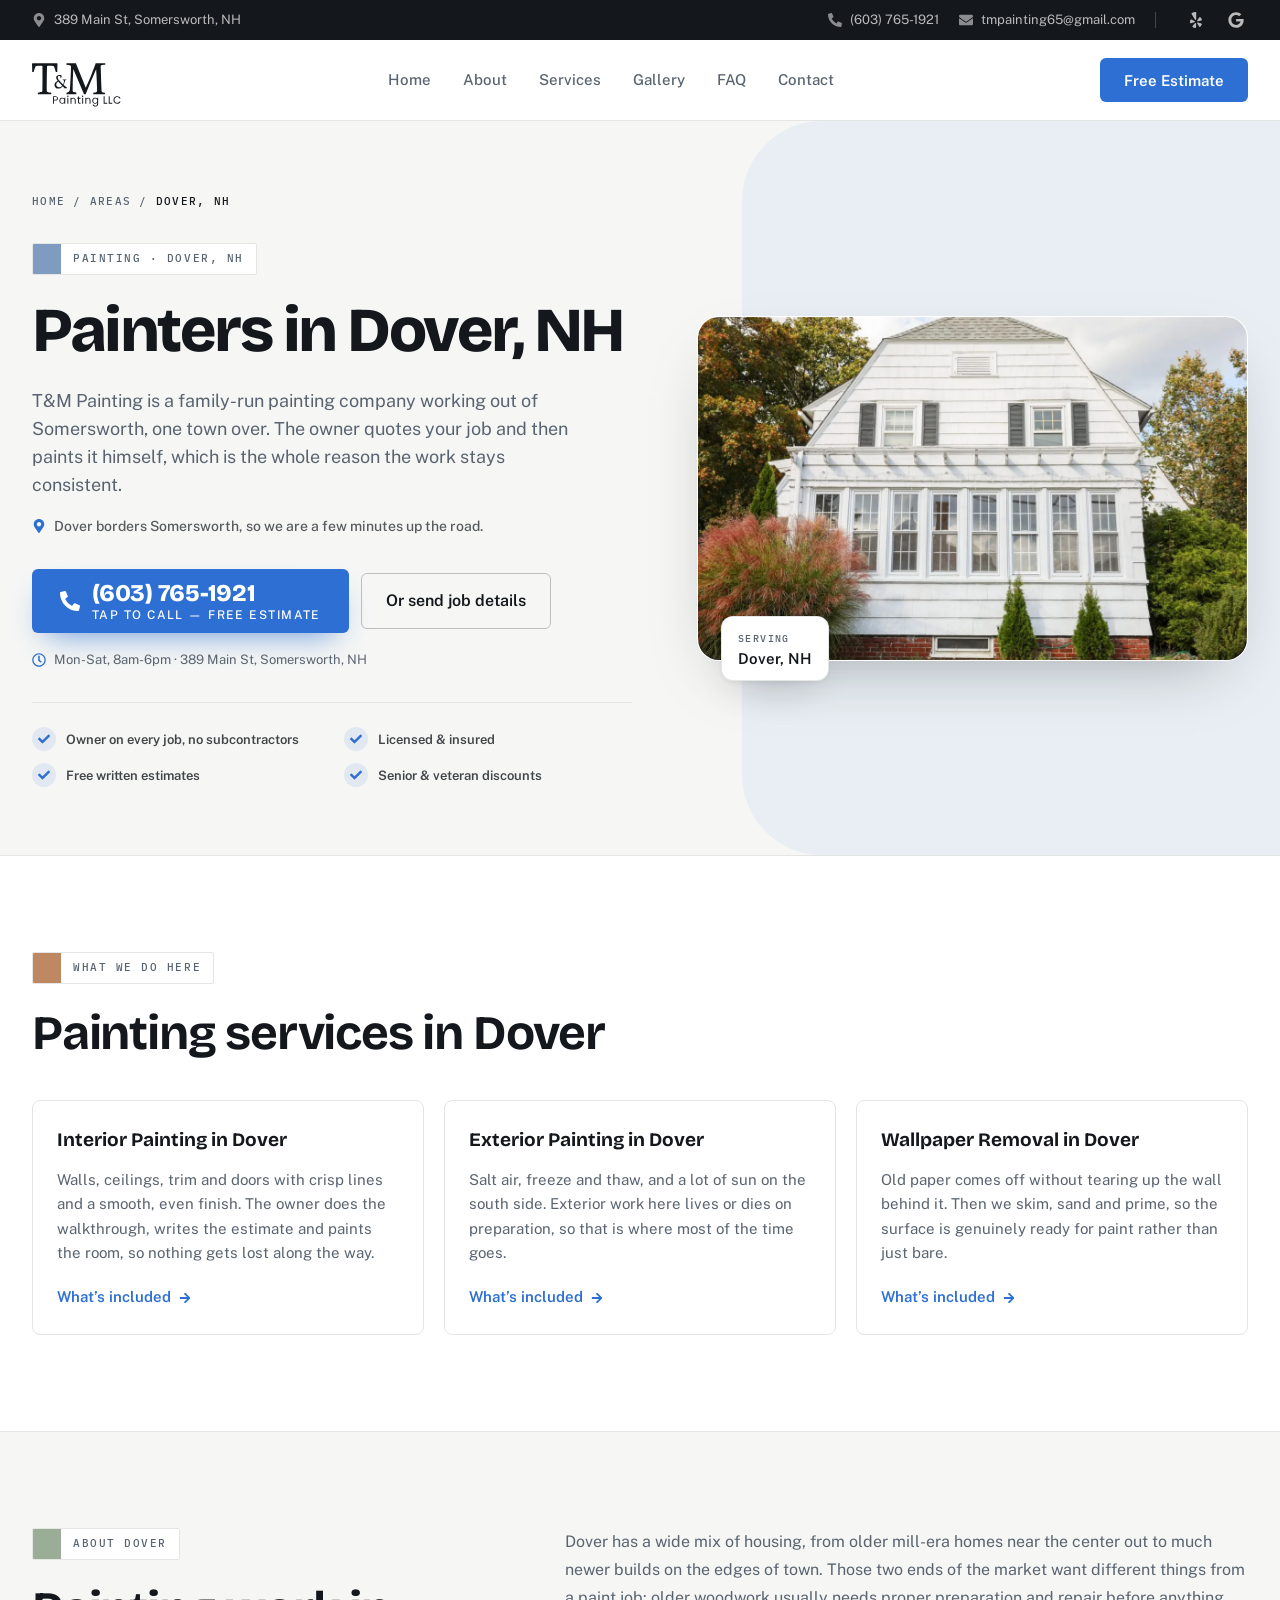
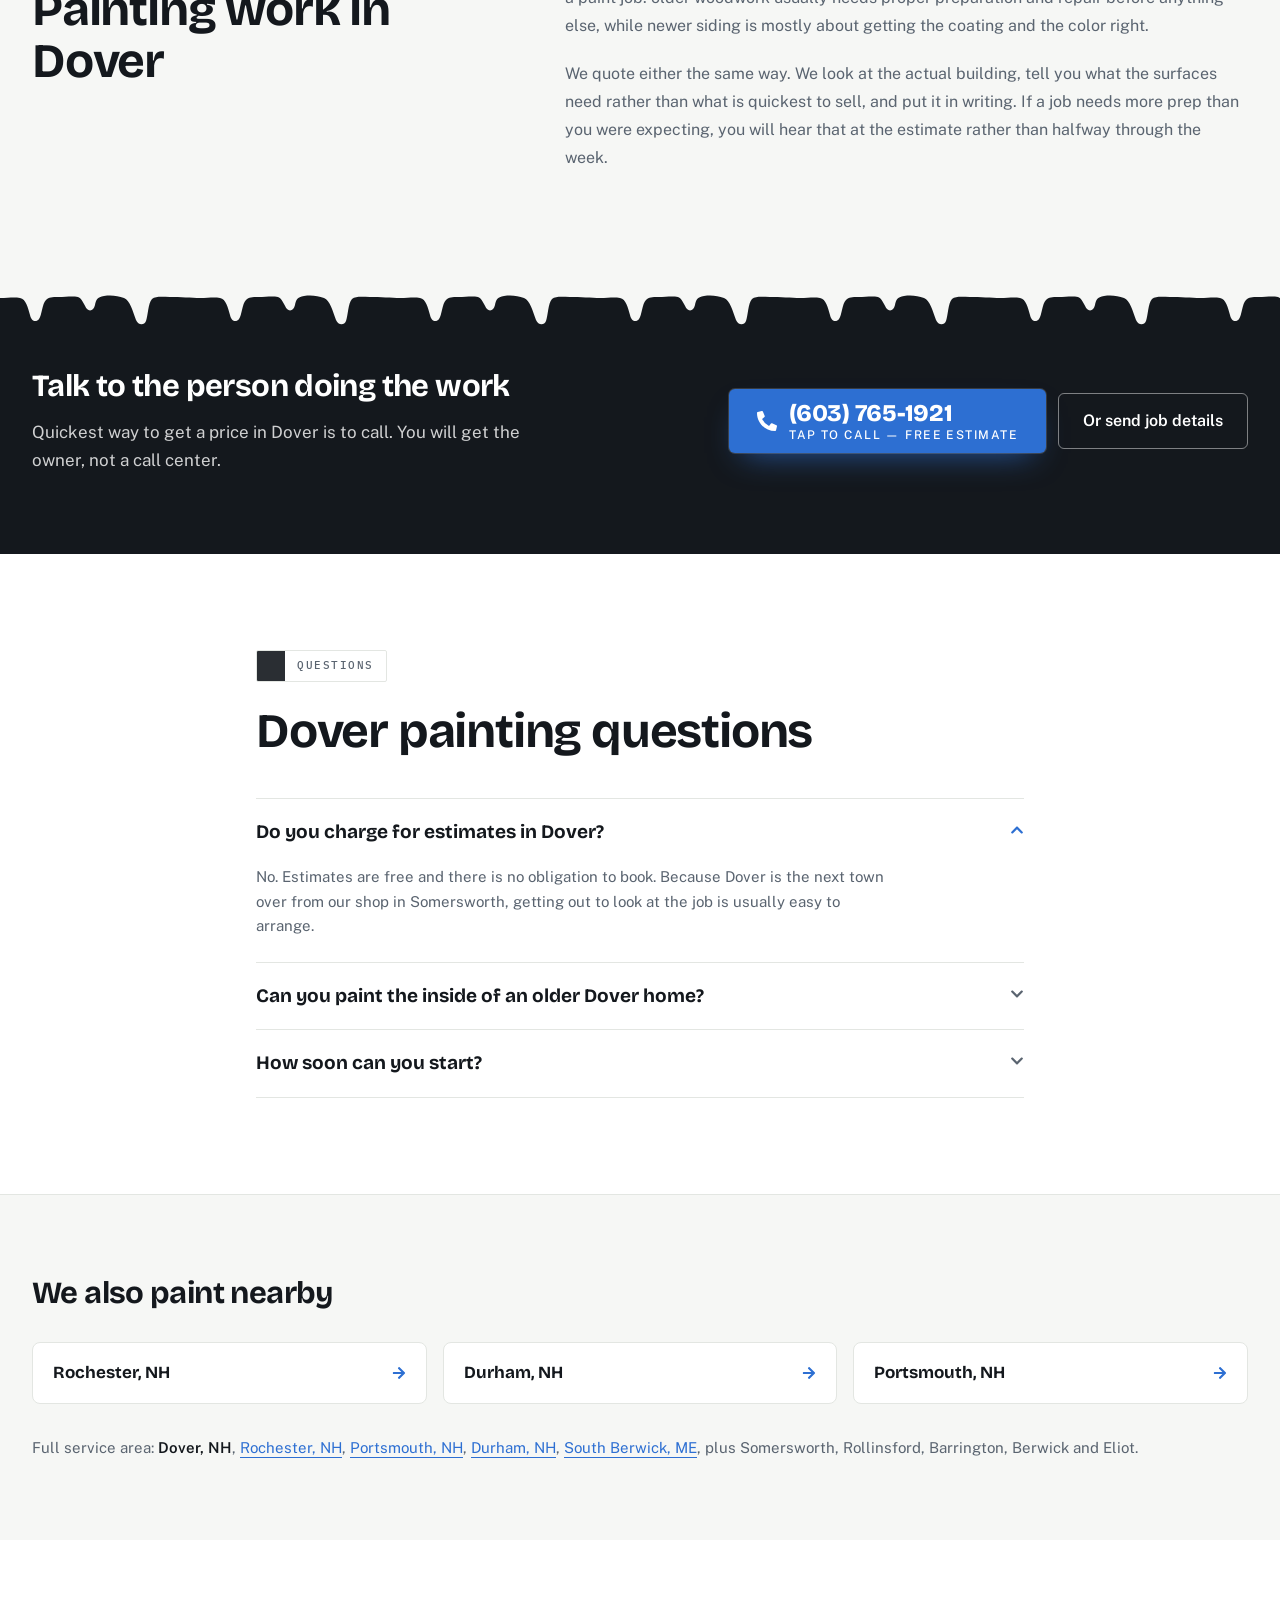
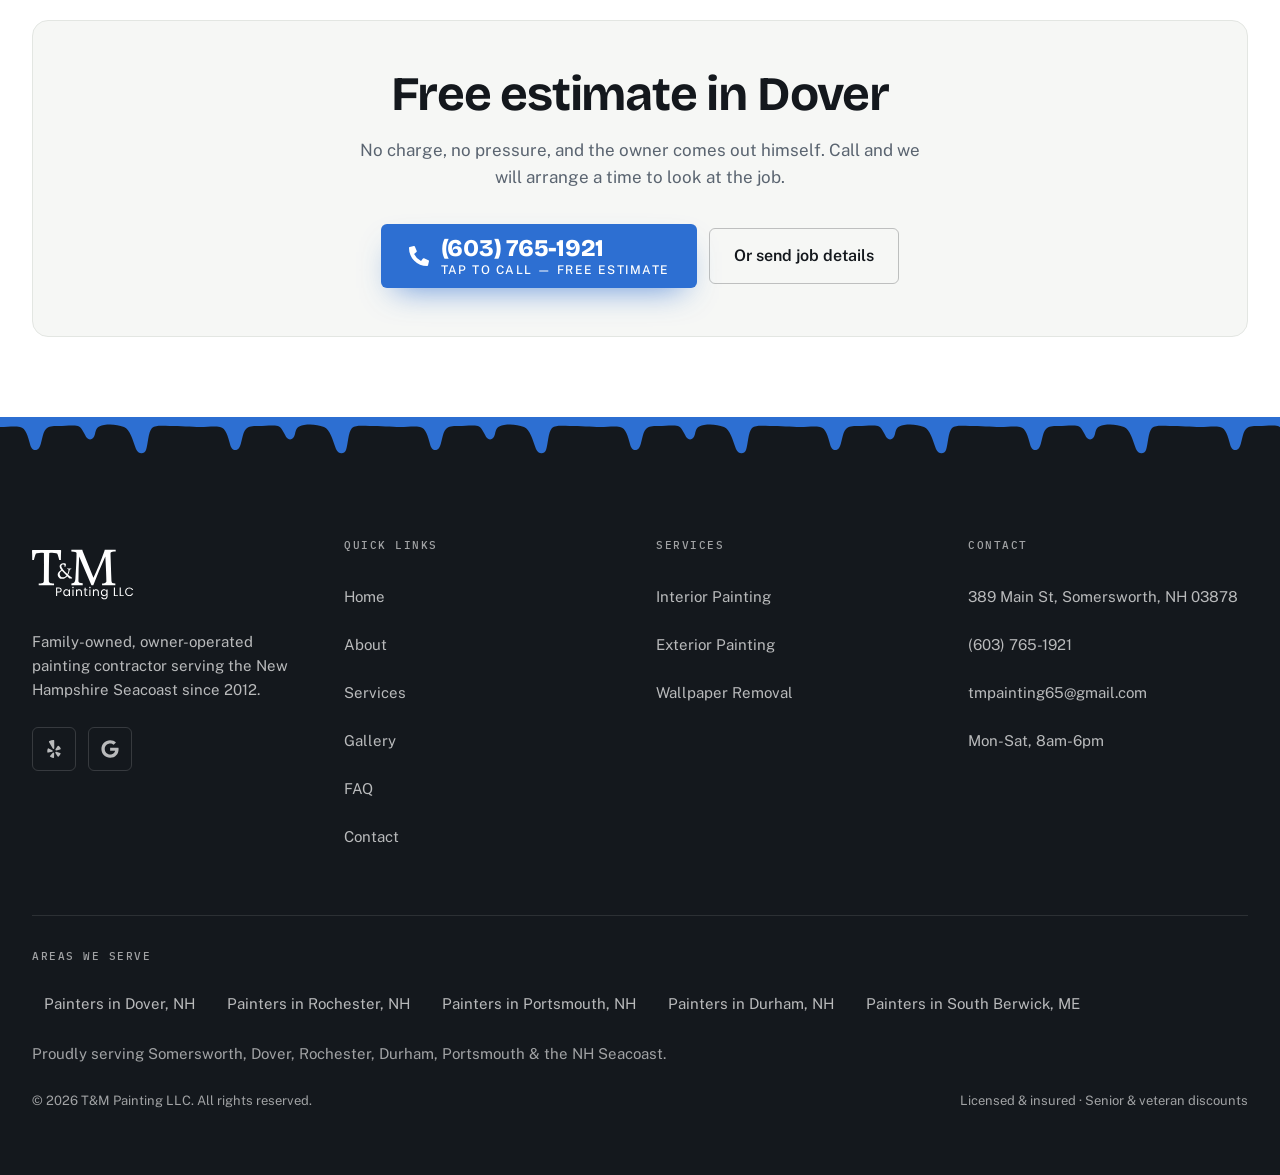
<file: painters/dover-nh/index.html>
<!DOCTYPE html><html lang="en-US"><head><meta charSet="utf-8"/><meta http-equiv="x-ua-compatible" content="ie=edge"/><meta name="viewport" content="width=device-width, initial-scale=1, shrink-to-fit=no"/><meta name="generator" content="Gatsby 5.16.1"/><meta name="theme-color" content="#14181D"/><meta name="description" content="Looking for painters in Dover, NH? Owner-operated, licensed and insured, working since 2012. Interior, exterior and wallpaper removal. Call (603) 765-1921." data-gatsby-head="true"/><meta name="robots" content="index,follow" data-gatsby-head="true"/><meta name="format-detection" content="telephone=no" data-gatsby-head="true"/><meta property="og:type" content="website" data-gatsby-head="true"/><meta property="og:site_name" content="T&amp;M Painting LLC" data-gatsby-head="true"/><meta property="og:title" content="Painters in Dover, NH | Interior &amp; Exterior | T&amp;M Painting" data-gatsby-head="true"/><meta property="og:description" content="Looking for painters in Dover, NH? Owner-operated, licensed and insured, working since 2012. Interior, exterior and wallpaper removal. Call (603) 765-1921." data-gatsby-head="true"/><meta property="og:url" content="https://tandmpaintingllc.com/painters/dover-nh/" data-gatsby-head="true"/><meta property="og:locale" content="en_US" data-gatsby-head="true"/><meta property="og:image" content="https://tandmpaintingllc.com/og-dover-nh.jpg" data-gatsby-head="true"/><meta property="og:image:width" content="1200" data-gatsby-head="true"/><meta property="og:image:height" content="630" data-gatsby-head="true"/><meta property="og:image:alt" content="T&amp;M Painting LLC — Interior &amp; exterior painting for the NH Seacoast" data-gatsby-head="true"/><meta name="twitter:card" content="summary_large_image" data-gatsby-head="true"/><meta name="twitter:title" content="Painters in Dover, NH | Interior &amp; Exterior | T&amp;M Painting" data-gatsby-head="true"/><meta name="twitter:description" content="Looking for painters in Dover, NH? Owner-operated, licensed and insured, working since 2012. Interior, exterior and wallpaper removal. Call (603) 765-1921." data-gatsby-head="true"/><meta name="twitter:image" content="https://tandmpaintingllc.com/og-dover-nh.jpg" data-gatsby-head="true"/><meta name="twitter:image:alt" content="T&amp;M Painting LLC — Interior &amp; exterior painting for the NH Seacoast" data-gatsby-head="true"/><meta name="geo.region" content="US-NH" data-gatsby-head="true"/><meta name="geo.placename" content="Somersworth" data-gatsby-head="true"/><meta name="geo.position" content="43.2458412;-70.8527675" data-gatsby-head="true"/><style data-href="/styles.bbc696bc079dd11ae11d.css" data-identity="gatsby-global-css">*,:after,:before{--tw-border-spacing-x:0;--tw-border-spacing-y:0;--tw-translate-x:0;--tw-translate-y:0;--tw-rotate:0;--tw-skew-x:0;--tw-skew-y:0;--tw-scale-x:1;--tw-scale-y:1;--tw-pan-x: ;--tw-pan-y: ;--tw-pinch-zoom: ;--tw-scroll-snap-strictness:proximity;--tw-gradient-from-position: ;--tw-gradient-via-position: ;--tw-gradient-to-position: ;--tw-ordinal: ;--tw-slashed-zero: ;--tw-numeric-figure: ;--tw-numeric-spacing: ;--tw-numeric-fraction: ;--tw-ring-inset: ;--tw-ring-offset-width:0px;--tw-ring-offset-color:#fff;--tw-ring-color:rgba(59,130,246,.5);--tw-ring-offset-shadow:0 0 #0000;--tw-ring-shadow:0 0 #0000;--tw-shadow:0 0 #0000;--tw-shadow-colored:0 0 #0000;--tw-blur: ;--tw-brightness: ;--tw-contrast: ;--tw-grayscale: ;--tw-hue-rotate: ;--tw-invert: ;--tw-saturate: ;--tw-sepia: ;--tw-drop-shadow: ;--tw-backdrop-blur: ;--tw-backdrop-brightness: ;--tw-backdrop-contrast: ;--tw-backdrop-grayscale: ;--tw-backdrop-hue-rotate: ;--tw-backdrop-invert: ;--tw-backdrop-opacity: ;--tw-backdrop-saturate: ;--tw-backdrop-sepia: ;--tw-contain-size: ;--tw-contain-layout: ;--tw-contain-paint: ;--tw-contain-style: }::backdrop{--tw-border-spacing-x:0;--tw-border-spacing-y:0;--tw-translate-x:0;--tw-translate-y:0;--tw-rotate:0;--tw-skew-x:0;--tw-skew-y:0;--tw-scale-x:1;--tw-scale-y:1;--tw-pan-x: ;--tw-pan-y: ;--tw-pinch-zoom: ;--tw-scroll-snap-strictness:proximity;--tw-gradient-from-position: ;--tw-gradient-via-position: ;--tw-gradient-to-position: ;--tw-ordinal: ;--tw-slashed-zero: ;--tw-numeric-figure: ;--tw-numeric-spacing: ;--tw-numeric-fraction: ;--tw-ring-inset: ;--tw-ring-offset-width:0px;--tw-ring-offset-color:#fff;--tw-ring-color:rgba(59,130,246,.5);--tw-ring-offset-shadow:0 0 #0000;--tw-ring-shadow:0 0 #0000;--tw-shadow:0 0 #0000;--tw-shadow-colored:0 0 #0000;--tw-blur: ;--tw-brightness: ;--tw-contrast: ;--tw-grayscale: ;--tw-hue-rotate: ;--tw-invert: ;--tw-saturate: ;--tw-sepia: ;--tw-drop-shadow: ;--tw-backdrop-blur: ;--tw-backdrop-brightness: ;--tw-backdrop-contrast: ;--tw-backdrop-grayscale: ;--tw-backdrop-hue-rotate: ;--tw-backdrop-invert: ;--tw-backdrop-opacity: ;--tw-backdrop-saturate: ;--tw-backdrop-sepia: ;--tw-contain-size: ;--tw-contain-layout: ;--tw-contain-paint: ;--tw-contain-style: }/*
! tailwindcss v3.4.19 | MIT License | https://tailwindcss.com
*/*,:after,:before{border:0 solid #e5e7eb;box-sizing:border-box}:after,:before{--tw-content:""}:host,html{-webkit-text-size-adjust:100%;font-feature-settings:normal;-webkit-tap-highlight-color:transparent;font-family:Public Sans,ui-sans-serif,system-ui,sans-serif;font-variation-settings:normal;line-height:1.5;-moz-tab-size:4;-o-tab-size:4;tab-size:4}body{line-height:inherit;margin:0}hr{border-top-width:1px;color:inherit;height:0}abbr:where([title]){-webkit-text-decoration:underline dotted;text-decoration:underline dotted}h1,h2,h3,h4,h5,h6{font-size:inherit;font-weight:inherit}a{color:inherit;text-decoration:inherit}b,strong{font-weight:bolder}code,kbd,pre,samp{font-feature-settings:normal;font-family:IBM Plex Mono,ui-monospace,SFMono-Regular,monospace;font-size:1em;font-variation-settings:normal}small{font-size:80%}sub,sup{font-size:75%;line-height:0;position:relative;vertical-align:baseline}sub{bottom:-.25em}sup{top:-.5em}table{border-collapse:collapse;border-color:inherit;text-indent:0}button,input,optgroup,select,textarea{font-feature-settings:inherit;color:inherit;font-family:inherit;font-size:100%;font-variation-settings:inherit;font-weight:inherit;letter-spacing:inherit;line-height:inherit;margin:0;padding:0}button,select{text-transform:none}button,input:where([type=button]),input:where([type=reset]),input:where([type=submit]){-webkit-appearance:button;background-color:transparent;background-image:none}:-moz-focusring{outline:auto}:-moz-ui-invalid{box-shadow:none}progress{vertical-align:baseline}::-webkit-inner-spin-button,::-webkit-outer-spin-button{height:auto}[type=search]{-webkit-appearance:textfield;outline-offset:-2px}::-webkit-search-decoration{-webkit-appearance:none}::-webkit-file-upload-button{-webkit-appearance:button;font:inherit}summary{display:list-item}blockquote,dd,dl,figure,h1,h2,h3,h4,h5,h6,hr,p,pre{margin:0}fieldset{margin:0}fieldset,legend{padding:0}menu,ol,ul{list-style:none;margin:0;padding:0}dialog{padding:0}textarea{resize:vertical}input::-moz-placeholder,textarea::-moz-placeholder{color:#9ca3af;opacity:1}input::placeholder,textarea::placeholder{color:#9ca3af;opacity:1}[role=button],button{cursor:pointer}:disabled{cursor:default}audio,canvas,embed,iframe,img,object,svg,video{display:block;vertical-align:middle}img,video{height:auto;max-width:100%}[hidden]:where(:not([hidden=until-found])){display:none}@font-face{font-display:swap;font-family:Bricolage Grotesque;font-style:normal;font-weight:700;src:url(/fonts/bricolage-grotesque-latin-700-normal.woff2) format("woff2");unicode-range:u+00??,u+0131,u+0152-0153,u+02bb-02bc,u+02c6,u+02da,u+02dc,u+0304,u+0308,u+0329,u+2000-206f,u+20ac,u+2122,u+2191,u+2193,u+2212,u+2215,u+feff,u+fffd}@font-face{font-display:swap;font-family:Bricolage Grotesque;font-style:normal;font-weight:800;src:url(/fonts/bricolage-grotesque-latin-800-normal.woff2) format("woff2");unicode-range:u+00??,u+0131,u+0152-0153,u+02bb-02bc,u+02c6,u+02da,u+02dc,u+0304,u+0308,u+0329,u+2000-206f,u+20ac,u+2122,u+2191,u+2193,u+2212,u+2215,u+feff,u+fffd}@font-face{font-display:swap;font-family:Public Sans;font-style:normal;font-weight:400;src:url(/fonts/public-sans-latin-400-normal.woff2) format("woff2");unicode-range:u+00??,u+0131,u+0152-0153,u+02bb-02bc,u+02c6,u+02da,u+02dc,u+0304,u+0308,u+0329,u+2000-206f,u+20ac,u+2122,u+2191,u+2193,u+2212,u+2215,u+feff,u+fffd}@font-face{font-display:swap;font-family:Public Sans;font-style:normal;font-weight:500;src:url(/fonts/public-sans-latin-500-normal.woff2) format("woff2");unicode-range:u+00??,u+0131,u+0152-0153,u+02bb-02bc,u+02c6,u+02da,u+02dc,u+0304,u+0308,u+0329,u+2000-206f,u+20ac,u+2122,u+2191,u+2193,u+2212,u+2215,u+feff,u+fffd}@font-face{font-display:swap;font-family:Public Sans;font-style:normal;font-weight:600;src:url(/fonts/public-sans-latin-600-normal.woff2) format("woff2");unicode-range:u+00??,u+0131,u+0152-0153,u+02bb-02bc,u+02c6,u+02da,u+02dc,u+0304,u+0308,u+0329,u+2000-206f,u+20ac,u+2122,u+2191,u+2193,u+2212,u+2215,u+feff,u+fffd}@font-face{font-display:swap;font-family:IBM Plex Mono;font-style:normal;font-weight:500;src:url(/fonts/ibm-plex-mono-latin-500-normal.woff2) format("woff2");unicode-range:u+00??,u+0131,u+0152-0153,u+02bb-02bc,u+02c6,u+02da,u+02dc,u+0304,u+0308,u+0329,u+2000-206f,u+20ac,u+2122,u+2191,u+2193,u+2212,u+2215,u+feff,u+fffd}:root{--topbar-h:0px;--header-h:73px;--chrome-h:calc(var(--topbar-h) + var(--header-h))}@media (min-width:1024px){:root{--topbar-h:40px;--header-h:81px}}html{-webkit-text-size-adjust:100%;scroll-behavior:smooth}body{--tw-bg-opacity:1;--tw-text-opacity:1;-webkit-font-smoothing:antialiased;-moz-osx-font-smoothing:grayscale;background-color:rgb(246 247 245/var(--tw-bg-opacity,1));color:rgb(20 24 29/var(--tw-text-opacity,1));font-family:Public Sans,ui-sans-serif,system-ui,sans-serif;font-size:16px;font-weight:400;line-height:1.625;text-rendering:optimizeLegibility}@media (min-width:768px){body{font-size:17px}}h1,h2,h3{--tw-text-opacity:1;color:rgb(20 24 29/var(--tw-text-opacity,1));font-family:Bricolage Grotesque,ui-sans-serif,system-ui,sans-serif}div[id],section[id]{scroll-margin-top:88px}@media (min-width:1024px){div[id],section[id]{scroll-margin-top:80px}}:focus-visible{border-radius:2px;outline:2px solid #2d6fd2;outline-offset:2px}::-moz-selection{background:#2d6fd2;color:#fff}::selection{background:#2d6fd2;color:#fff}.container{width:100%}@media (min-width:640px){.container{max-width:640px}}@media (min-width:768px){.container{max-width:768px}}@media (min-width:1024px){.container{max-width:1024px}}@media (min-width:1280px){.container{max-width:1280px}}@media (min-width:1536px){.container{max-width:1536px}}.shell{margin-left:auto;margin-right:auto;max-width:1280px;padding-left:1.25rem;padding-right:1.25rem;width:100%}@media (min-width:640px){.shell{padding-left:1.5rem;padding-right:1.5rem}}@media (min-width:1024px){.shell{padding-left:2rem;padding-right:2rem}}.main-offset{padding-top:var(--chrome-h)}.btn,.btn-primary{align-items:center;border-radius:.375rem;display:inline-flex;font-size:15px;font-weight:600;gap:.5rem;justify-content:center;line-height:1;min-height:44px;padding-left:1.5rem;padding-right:1.5rem;transition-duration:.2s;transition-property:color,background-color,border-color,text-decoration-color,fill,stroke;transition-timing-function:cubic-bezier(.4,0,.2,1)}.btn-primary{--tw-bg-opacity:1;--tw-text-opacity:1;background-color:rgb(45 111 210/var(--tw-bg-opacity,1));color:rgb(255 255 255/var(--tw-text-opacity,1))}.btn-primary:hover{--tw-bg-opacity:1;background-color:rgb(31 85 168/var(--tw-bg-opacity,1))}.btn-ghost-light{--tw-text-opacity:1;align-items:center;border-color:hsla(0,0%,100%,.45);border-radius:.375rem;border-width:1px;color:rgb(255 255 255/var(--tw-text-opacity,1));display:inline-flex;font-size:15px;font-weight:600;gap:.5rem;justify-content:center;line-height:1;min-height:44px;padding-left:1.5rem;padding-right:1.5rem;transition-duration:.2s;transition-property:color,background-color,border-color,text-decoration-color,fill,stroke;transition-timing-function:cubic-bezier(.4,0,.2,1)}.btn-ghost-light:hover{--tw-border-opacity:1;background-color:hsla(0,0%,100%,.1);border-color:rgb(255 255 255/var(--tw-border-opacity,1))}.btn-outline-ink{--tw-text-opacity:1;align-items:center;border-color:rgba(20,24,29,.25);border-radius:.375rem;border-width:1px;color:rgb(20 24 29/var(--tw-text-opacity,1));display:inline-flex;font-size:15px;font-weight:600;gap:.5rem;justify-content:center;line-height:1;min-height:44px;padding-left:1.5rem;padding-right:1.5rem;transition-duration:.2s;transition-property:color,background-color,border-color,text-decoration-color,fill,stroke;transition-timing-function:cubic-bezier(.4,0,.2,1)}.btn-outline-ink:hover{--tw-border-opacity:1;background-color:rgba(20,24,29,.04);border-color:rgb(20 24 29/var(--tw-border-opacity,1))}.eyebrow-label{font-family:IBM Plex Mono,ui-monospace,SFMono-Regular,monospace;font-size:11px;font-weight:500;letter-spacing:.14em;text-transform:uppercase}.link-tape{--tw-text-opacity:1;color:rgb(45 111 210/var(--tw-text-opacity,1));text-decoration-line:underline;text-underline-offset:4px;transition-duration:.15s;transition-property:color,background-color,border-color,text-decoration-color,fill,stroke;transition-timing-function:cubic-bezier(.4,0,.2,1)}.link-tape:hover{--tw-text-opacity:1;color:rgb(31 85 168/var(--tw-text-opacity,1))}.sr-only{clip:rect(0,0,0,0);border-width:0;height:1px;margin:-1px;overflow:hidden;padding:0;position:absolute;white-space:nowrap;width:1px}.pointer-events-none{pointer-events:none}.visible{visibility:visible}.invisible{visibility:hidden}.static{position:static}.fixed{position:fixed}.absolute{position:absolute}.relative{position:relative}.sticky{position:sticky}.inset-0{inset:0}.inset-x-0{left:0;right:0}.inset-x-3{left:.75rem;right:.75rem}.inset-x-\[-5\%\]{left:-5%;right:-5%}.inset-y-0{bottom:0;top:0}.-bottom-1{bottom:-.25rem}.-bottom-4{bottom:-1rem}.-bottom-5{bottom:-1.25rem}.-left-2{left:-.5rem}.-left-24{left:-6rem}.-right-20{right:-5rem}.-top-2{top:-.5rem}.-top-20{top:-5rem}.bottom-0{bottom:0}.bottom-1\.5{bottom:.375rem}.bottom-\[-18px\]{bottom:-18px}.left-0{left:0}.left-5{left:1.25rem}.left-6{left:1.5rem}.left-\[-3\%\]{left:-3%}.right-0{right:0}.right-5{right:1.25rem}.top-0{top:0}.top-0\.5{top:.125rem}.top-44{top:11rem}.top-5{top:1.25rem}.top-\[-1\%\]{top:-1%}.top-\[13px\]{top:13px}.top-\[7px\]{top:7px}.isolate{isolation:isolate}.-z-10{z-index:-10}.-z-20{z-index:-20}.z-10{z-index:10}.z-40{z-index:40}.z-50{z-index:50}.z-\[60\]{z-index:60}.z-\[70\]{z-index:70}.-m-2{margin:-.5rem}.mx-auto{margin-left:auto;margin-right:auto}.-mr-2{margin-right:-.5rem}.mb-14{margin-bottom:3.5rem}.mb-2{margin-bottom:.5rem}.mb-5{margin-bottom:1.25rem}.mb-7{margin-bottom:1.75rem}.ml-0\.5{margin-left:.125rem}.mt-0\.5{margin-top:.125rem}.mt-1{margin-top:.25rem}.mt-1\.5{margin-top:.375rem}.mt-10{margin-top:2.5rem}.mt-12{margin-top:3rem}.mt-14{margin-top:3.5rem}.mt-2{margin-top:.5rem}.mt-3{margin-top:.75rem}.mt-4{margin-top:1rem}.mt-5{margin-top:1.25rem}.mt-6{margin-top:1.5rem}.mt-7{margin-top:1.75rem}.mt-8{margin-top:2rem}.mt-9{margin-top:2.25rem}.mt-auto{margin-top:auto}.block{display:block}.inline-block{display:inline-block}.flex{display:flex}.inline-flex{display:inline-flex}.grid{display:grid}.hidden{display:none}.h-0\.5{height:.125rem}.h-1\.5{height:.375rem}.h-10{height:2.5rem}.h-11{height:2.75rem}.h-12{height:3rem}.h-16{height:4rem}.h-2\.5{height:.625rem}.h-3{height:.75rem}.h-3\.5{height:.875rem}.h-4{height:1rem}.h-5{height:1.25rem}.h-6{height:1.5rem}.h-64{height:16rem}.h-9{height:2.25rem}.h-\[100dvh\]{height:100dvh}.h-\[18px\]{height:18px}.h-\[19px\]{height:19px}.h-\[72px\]{height:72px}.h-\[76px\]{height:76px}.h-\[95\%\]{height:95%}.h-full{height:100%}.max-h-0{max-height:0}.max-h-10{max-height:2.5rem}.min-h-\[26px\]{min-height:26px}.min-h-\[44px\]{min-height:44px}.min-h-\[460px\]{min-height:460px}.min-h-\[48px\]{min-height:48px}.min-h-\[54px\]{min-height:54px}.min-h-\[56px\]{min-height:56px}.min-h-\[64px\]{min-height:64px}.min-h-\[68px\]{min-height:68px}.min-h-screen{min-height:100vh}.w-1\/2{width:50%}.w-10{width:2.5rem}.w-11{width:2.75rem}.w-12{width:3rem}.w-16{width:4rem}.w-2\.5{width:.625rem}.w-3{width:.75rem}.w-3\.5{width:.875rem}.w-4{width:1rem}.w-5{width:1.25rem}.w-6{width:1.5rem}.w-64{width:16rem}.w-9{width:2.25rem}.w-\[104\%\]{width:104%}.w-\[106\%\]{width:106%}.w-\[110\%\]{width:110%}.w-\[18px\]{width:18px}.w-\[19px\]{width:19px}.w-\[42\%\]{width:42%}.w-\[min\(88vw\2c 360px\)\]{width:min(88vw,360px)}.w-auto{width:auto}.w-fit{width:-moz-fit-content;width:fit-content}.w-full{width:100%}.w-px{width:1px}.min-w-0{min-width:0}.max-w-2xl{max-width:42rem}.max-w-3xl{max-width:48rem}.max-w-\[16ch\]{max-width:16ch}.max-w-\[500px\]{max-width:500px}.max-w-\[520px\]{max-width:520px}.max-w-\[560px\]{max-width:560px}.max-w-\[570px\]{max-width:570px}.max-w-\[600px\]{max-width:600px}.max-w-\[650px\]{max-width:650px}.max-w-\[720px\]{max-width:720px}.max-w-lg{max-width:32rem}.max-w-md{max-width:28rem}.max-w-xl{max-width:36rem}.max-w-xs{max-width:20rem}.flex-1{flex:1 1 0%}.shrink-0{flex-shrink:0}.origin-left{transform-origin:left}.translate-x-0{--tw-translate-x:0px}.translate-x-0,.translate-x-4{transform:translate(var(--tw-translate-x),var(--tw-translate-y)) rotate(var(--tw-rotate)) skewX(var(--tw-skew-x)) skewY(var(--tw-skew-y)) scaleX(var(--tw-scale-x)) scaleY(var(--tw-scale-y))}.translate-x-4{--tw-translate-x:1rem}.translate-x-full{--tw-translate-x:100%}.translate-x-full,.translate-y-0{transform:translate(var(--tw-translate-x),var(--tw-translate-y)) rotate(var(--tw-rotate)) skewX(var(--tw-skew-x)) skewY(var(--tw-skew-y)) scaleX(var(--tw-scale-x)) scaleY(var(--tw-scale-y))}.translate-y-0{--tw-translate-y:0px}.translate-y-2{--tw-translate-y:0.5rem}.-rotate-2,.translate-y-2{transform:translate(var(--tw-translate-x),var(--tw-translate-y)) rotate(var(--tw-rotate)) skewX(var(--tw-skew-x)) skewY(var(--tw-skew-y)) scaleX(var(--tw-scale-x)) scaleY(var(--tw-scale-y))}.-rotate-2{--tw-rotate:-2deg}.-rotate-45{--tw-rotate:-45deg}.-rotate-45,.-rotate-\[1\.4deg\]{transform:translate(var(--tw-translate-x),var(--tw-translate-y)) rotate(var(--tw-rotate)) skewX(var(--tw-skew-x)) skewY(var(--tw-skew-y)) scaleX(var(--tw-scale-x)) scaleY(var(--tw-scale-y))}.-rotate-\[1\.4deg\]{--tw-rotate:-1.4deg}.rotate-0{--tw-rotate:0deg}.rotate-0,.rotate-180{transform:translate(var(--tw-translate-x),var(--tw-translate-y)) rotate(var(--tw-rotate)) skewX(var(--tw-skew-x)) skewY(var(--tw-skew-y)) scaleX(var(--tw-scale-x)) scaleY(var(--tw-scale-y))}.rotate-180{--tw-rotate:180deg}.rotate-45{--tw-rotate:45deg}.rotate-45,.scale-x-0{transform:translate(var(--tw-translate-x),var(--tw-translate-y)) rotate(var(--tw-rotate)) skewX(var(--tw-skew-x)) skewY(var(--tw-skew-y)) scaleX(var(--tw-scale-x)) scaleY(var(--tw-scale-y))}.scale-x-0{--tw-scale-x:0}.scale-x-100{--tw-scale-x:1;transform:translate(var(--tw-translate-x),var(--tw-translate-y)) rotate(var(--tw-rotate)) skewX(var(--tw-skew-x)) skewY(var(--tw-skew-y)) scaleX(var(--tw-scale-x)) scaleY(var(--tw-scale-y))}.resize-y{resize:vertical}.appearance-none{-webkit-appearance:none;-moz-appearance:none;appearance:none}.break-inside-avoid{-moz-column-break-inside:avoid;break-inside:avoid}.grid-cols-2{grid-template-columns:repeat(2,minmax(0,1fr))}.grid-cols-3{grid-template-columns:repeat(3,minmax(0,1fr))}.grid-rows-\[0fr\]{grid-template-rows:0fr}.grid-rows-\[1fr\]{grid-template-rows:1fr}.flex-col{flex-direction:column}.flex-wrap{flex-wrap:wrap}.items-start{align-items:flex-start}.items-end{align-items:flex-end}.items-center{align-items:center}.items-stretch{align-items:stretch}.justify-center{justify-content:center}.justify-between{justify-content:space-between}.gap-1{gap:.25rem}.gap-1\.5{gap:.375rem}.gap-10{gap:2.5rem}.gap-12{gap:3rem}.gap-14{gap:3.5rem}.gap-2{gap:.5rem}.gap-2\.5{gap:.625rem}.gap-3{gap:.75rem}.gap-4{gap:1rem}.gap-5{gap:1.25rem}.gap-6{gap:1.5rem}.gap-8{gap:2rem}.gap-x-2{-moz-column-gap:.5rem;column-gap:.5rem}.gap-x-6{-moz-column-gap:1.5rem;column-gap:1.5rem}.gap-x-8{-moz-column-gap:2rem;column-gap:2rem}.gap-y-1{row-gap:.25rem}.gap-y-3{row-gap:.75rem}.gap-y-4{row-gap:1rem}.gap-y-5{row-gap:1.25rem}.space-y-1>:not([hidden])~:not([hidden]){--tw-space-y-reverse:0;margin-bottom:calc(.25rem*var(--tw-space-y-reverse));margin-top:calc(.25rem*(1 - var(--tw-space-y-reverse)))}.space-y-5>:not([hidden])~:not([hidden]){--tw-space-y-reverse:0;margin-bottom:calc(1.25rem*var(--tw-space-y-reverse));margin-top:calc(1.25rem*(1 - var(--tw-space-y-reverse)))}.divide-y>:not([hidden])~:not([hidden]){--tw-divide-y-reverse:0;border-bottom-width:calc(1px*var(--tw-divide-y-reverse));border-top-width:calc(1px*(1 - var(--tw-divide-y-reverse)))}.divide-mist>:not([hidden])~:not([hidden]){--tw-divide-opacity:1;border-color:rgb(227 230 226/var(--tw-divide-opacity,1))}.self-start{align-self:flex-start}.overflow-hidden{overflow:hidden}.overflow-visible{overflow:visible}.overflow-y-auto{overflow-y:auto}.whitespace-nowrap{white-space:nowrap}.break-words{overflow-wrap:break-word}.break-all{word-break:break-all}.rounded-2xl{border-radius:1rem}.rounded-\[22px\]{border-radius:22px}.rounded-\[26px\]{border-radius:26px}.rounded-\[28px\]{border-radius:28px}.rounded-full{border-radius:9999px}.rounded-lg{border-radius:.5rem}.rounded-md{border-radius:.375rem}.rounded-sm{border-radius:.125rem}.rounded-xl{border-radius:.75rem}.rounded-l-\[5rem\]{border-bottom-left-radius:5rem;border-top-left-radius:5rem}.border{border-width:1px}.border-2{border-width:2px}.border-\[42px\]{border-width:42px}.border-y{border-top-width:1px}.border-b,.border-y{border-bottom-width:1px}.border-t{border-top-width:1px}.border-ink\/25{border-color:rgba(20,24,29,.25)}.border-mist{--tw-border-opacity:1;border-color:rgb(227 230 226/var(--tw-border-opacity,1))}.border-mist\/70{border-color:hsla(105,7%,89%,.7)}.border-mist\/90{border-color:hsla(105,7%,89%,.9)}.border-red-500{--tw-border-opacity:1;border-color:rgb(239 68 68/var(--tw-border-opacity,1))}.border-tape{--tw-border-opacity:1;border-color:rgb(45 111 210/var(--tw-border-opacity,1))}.border-tape\/15{border-color:rgba(45,111,210,.15)}.border-tape\/\[0\.035\]{border-color:rgba(45,111,210,.035)}.border-white\/10{border-color:hsla(0,0%,100%,.1)}.border-white\/15{border-color:hsla(0,0%,100%,.15)}.border-white\/25{border-color:hsla(0,0%,100%,.25)}.border-white\/30{border-color:hsla(0,0%,100%,.3)}.border-white\/35{border-color:hsla(0,0%,100%,.35)}.border-white\/45{border-color:hsla(0,0%,100%,.45)}.border-white\/80{border-color:hsla(0,0%,100%,.8)}.bg-\[\#4285F4\]\/10{background-color:rgba(66,133,244,.1)}.bg-chip-clay{--tw-bg-opacity:1;background-color:rgb(192 136 98/var(--tw-bg-opacity,1))}.bg-chip-dusty{--tw-bg-opacity:1;background-color:rgb(126 155 192/var(--tw-bg-opacity,1))}.bg-chip-offblack{--tw-bg-opacity:1;background-color:rgb(42 46 51/var(--tw-bg-opacity,1))}.bg-chip-sage{--tw-bg-opacity:1;background-color:rgb(154 173 150/var(--tw-bg-opacity,1))}.bg-current{background-color:currentColor}.bg-ink{--tw-bg-opacity:1;background-color:rgb(20 24 29/var(--tw-bg-opacity,1))}.bg-ink\/20{background-color:rgba(20,24,29,.2)}.bg-ink\/40{background-color:rgba(20,24,29,.4)}.bg-ink\/75{background-color:rgba(20,24,29,.75)}.bg-ink\/80{background-color:rgba(20,24,29,.8)}.bg-primer{--tw-bg-opacity:1;background-color:rgb(246 247 245/var(--tw-bg-opacity,1))}.bg-red-50{--tw-bg-opacity:1;background-color:rgb(254 242 242/var(--tw-bg-opacity,1))}.bg-tape{--tw-bg-opacity:1;background-color:rgb(45 111 210/var(--tw-bg-opacity,1))}.bg-tape\/10{background-color:rgba(45,111,210,.1)}.bg-tape\/20{background-color:rgba(45,111,210,.2)}.bg-tape\/\[0\.055\]{background-color:rgba(45,111,210,.055)}.bg-tape\/\[0\.07\]{background-color:rgba(45,111,210,.07)}.bg-white{--tw-bg-opacity:1;background-color:rgb(255 255 255/var(--tw-bg-opacity,1))}.bg-white\/10{background-color:hsla(0,0%,100%,.1)}.bg-white\/20{background-color:hsla(0,0%,100%,.2)}.bg-white\/95{background-color:hsla(0,0%,100%,.95)}.bg-\[url\(\'data\:image\/svg\+xml\;charset\=utf-8\2c \%3Csvg\%20xmlns\%3D\%22http\%3A\/\/www\.w3\.org\/2000\/svg\%22\%20viewBox\%3D\%220\%200\%2016\%2016\%22\%20fill\%3D\%22\%235A6470\%22\%3E\%3Cpath\%20d\%3D\%22M4\.5\%206\.5L8\%2010l3\.5-3\.5z\%22\/\%3E\%3C\/svg\%3E\'\)\]{background-image:url("data:image/svg+xml;charset=utf-8,%3Csvg xmlns='http://www.w3.org/2000/svg' fill='%235A6470' viewBox='0 0 16 16'%3E%3Cpath d='M4.5 6.5 8 10l3.5-3.5z'/%3E%3C/svg%3E")}.bg-\[length\:20px_20px\]{background-size:20px 20px}.bg-\[right_14px_center\]{background-position:right 14px center}.bg-no-repeat{background-repeat:no-repeat}.p-2{padding:.5rem}.p-6{padding:1.5rem}.p-7{padding:1.75rem}.px-2\.5{padding-left:.625rem;padding-right:.625rem}.px-3{padding-left:.75rem;padding-right:.75rem}.px-3\.5{padding-left:.875rem;padding-right:.875rem}.px-4{padding-left:1rem;padding-right:1rem}.px-5{padding-left:1.25rem;padding-right:1.25rem}.px-6{padding-left:1.5rem;padding-right:1.5rem}.px-7{padding-left:1.75rem;padding-right:1.75rem}.px-8{padding-left:2rem;padding-right:2rem}.py-1{padding-bottom:.25rem;padding-top:.25rem}.py-1\.5{padding-bottom:.375rem;padding-top:.375rem}.py-12{padding-bottom:3rem;padding-top:3rem}.py-14{padding-bottom:3.5rem;padding-top:3.5rem}.py-16{padding-bottom:4rem;padding-top:4rem}.py-2{padding-bottom:.5rem;padding-top:.5rem}.py-20{padding-bottom:5rem;padding-top:5rem}.py-3{padding-bottom:.75rem;padding-top:.75rem}.py-3\.5{padding-bottom:.875rem;padding-top:.875rem}.py-4{padding-bottom:1rem;padding-top:1rem}.py-5{padding-bottom:1.25rem;padding-top:1.25rem}.py-6{padding-bottom:1.5rem;padding-top:1.5rem}.py-7{padding-bottom:1.75rem;padding-top:1.75rem}.py-8{padding-bottom:2rem;padding-top:2rem}.pb-1\.5{padding-bottom:.375rem}.pb-6{padding-bottom:1.5rem}.pb-9{padding-bottom:2.25rem}.pb-\[calc\(0\.5rem\+env\(safe-area-inset-bottom\)\)\]{padding-bottom:calc(.5rem + env(safe-area-inset-bottom))}.pb-\[calc\(5\.5rem\+env\(safe-area-inset-bottom\)\)\]{padding-bottom:calc(5.5rem + env(safe-area-inset-bottom))}.pb-\[max\(20px\2c env\(safe-area-inset-bottom\)\)\]{padding-bottom:max(20px,env(safe-area-inset-bottom))}.pr-1{padding-right:.25rem}.pr-10{padding-right:2.5rem}.pr-11{padding-right:2.75rem}.pt-10{padding-top:2.5rem}.pt-16{padding-top:4rem}.pt-5{padding-top:1.25rem}.pt-6{padding-top:1.5rem}.pt-8{padding-top:2rem}.text-left{text-align:left}.text-center{text-align:center}.align-middle{vertical-align:middle}.font-display{font-family:Bricolage Grotesque,ui-sans-serif,system-ui,sans-serif}.font-mono{font-family:IBM Plex Mono,ui-monospace,SFMono-Regular,monospace}.text-2xl{font-size:1.5rem;line-height:2rem}.text-4xl{font-size:2.25rem;line-height:2.5rem}.text-\[10px\]{font-size:10px}.text-\[11px\]{font-size:11px}.text-\[12px\]{font-size:12px}.text-\[13px\]{font-size:13px}.text-\[14px\]{font-size:14px}.text-\[15px\]{font-size:15px}.text-\[16px\]{font-size:16px}.text-\[17px\]{font-size:17px}.text-\[19px\]{font-size:19px}.text-\[22px\]{font-size:22px}.text-\[88px\]{font-size:88px}.text-\[clamp\(2\.35rem\2c 4\.4vw\2c 3\.6rem\)\]{font-size:clamp(2.35rem,4.4vw,3.6rem)}.text-\[clamp\(2\.5rem\2c 5vw\2c 3\.9rem\)\]{font-size:clamp(2.5rem,5vw,3.9rem)}.text-\[clamp\(3rem\2c 6\.1vw\2c 5\.15rem\)\]{font-size:clamp(3rem,6.1vw,5.15rem)}.text-base{font-size:1rem;line-height:1.5rem}.text-display-lg{font-size:clamp(2rem,4vw,3rem);letter-spacing:-.025em;line-height:1.08}.text-display-md{font-size:clamp(1.5rem,2.4vw,2rem);letter-spacing:-.02em;line-height:1.15}.text-sm{font-size:.875rem;line-height:1.25rem}.text-xl{font-size:1.25rem;line-height:1.75rem}.text-xs{font-size:.75rem;line-height:1rem}.font-bold{font-weight:700}.font-extrabold{font-weight:800}.font-medium{font-weight:500}.font-normal{font-weight:400}.font-semibold{font-weight:600}.uppercase{text-transform:uppercase}.not-italic{font-style:normal}.leading-\[0\.8\]{line-height:.8}.leading-\[0\.95\]{line-height:.95}.leading-\[1\.02\]{line-height:1.02}.leading-\[1\.75\]{line-height:1.75}.leading-\[1\.7\]{line-height:1.7}.leading-none{line-height:1}.leading-relaxed{line-height:1.625}.leading-snug{line-height:1.375}.tracking-\[-0\.01em\]{letter-spacing:-.01em}.tracking-\[-0\.02em\]{letter-spacing:-.02em}.tracking-\[-0\.035em\]{letter-spacing:-.035em}.tracking-\[-0\.03em\]{letter-spacing:-.03em}.tracking-\[-0\.045em\]{letter-spacing:-.045em}.tracking-\[-0\.04em\]{letter-spacing:-.04em}.tracking-\[-0\.07em\]{letter-spacing:-.07em}.tracking-\[0\.12em\]{letter-spacing:.12em}.tracking-\[0\.13em\]{letter-spacing:.13em}.tracking-\[0\.14em\]{letter-spacing:.14em}.tracking-\[0\.16em\]{letter-spacing:.16em}.tracking-\[0\.1em\]{letter-spacing:.1em}.text-\[\#4285F4\]{--tw-text-opacity:1;color:rgb(66 133 244/var(--tw-text-opacity,1))}.text-\[\#E8A33D\]{--tw-text-opacity:1;color:rgb(232 163 61/var(--tw-text-opacity,1))}.text-\[\#F3B34C\]{--tw-text-opacity:1;color:rgb(243 179 76/var(--tw-text-opacity,1))}.text-ink{--tw-text-opacity:1;color:rgb(20 24 29/var(--tw-text-opacity,1))}.text-ink\/70{color:rgba(20,24,29,.7)}.text-ink\/80{color:rgba(20,24,29,.8)}.text-primer{--tw-text-opacity:1;color:rgb(246 247 245/var(--tw-text-opacity,1))}.text-red-600{--tw-text-opacity:1;color:rgb(220 38 38/var(--tw-text-opacity,1))}.text-red-700{--tw-text-opacity:1;color:rgb(185 28 28/var(--tw-text-opacity,1))}.text-steel{--tw-text-opacity:1;color:rgb(90 100 112/var(--tw-text-opacity,1))}.text-tape{--tw-text-opacity:1;color:rgb(45 111 210/var(--tw-text-opacity,1))}.text-white{--tw-text-opacity:1;color:rgb(255 255 255/var(--tw-text-opacity,1))}.text-white\/40{color:hsla(0,0%,100%,.4)}.text-white\/50{color:hsla(0,0%,100%,.5)}.text-white\/55{color:hsla(0,0%,100%,.55)}.text-white\/60{color:hsla(0,0%,100%,.6)}.text-white\/65{color:hsla(0,0%,100%,.65)}.text-white\/70{color:hsla(0,0%,100%,.7)}.text-white\/80{color:hsla(0,0%,100%,.8)}.text-white\/90{color:hsla(0,0%,100%,.9)}.underline{text-decoration-line:underline}.decoration-white\/25{text-decoration-color:hsla(0,0%,100%,.25)}.underline-offset-8{text-underline-offset:8px}.opacity-0{opacity:0}.opacity-100{opacity:1}.opacity-15{opacity:.15}.shadow-\[-12px_0_40px_-12px_rgba\(20\2c 24\2c 29\2c 0\.35\)\]{--tw-shadow:-12px 0 40px -12px rgba(20,24,29,.35);--tw-shadow-colored:-12px 0 40px -12px var(--tw-shadow-color);box-shadow:var(--tw-ring-offset-shadow,0 0 #0000),var(--tw-ring-shadow,0 0 #0000),var(--tw-shadow)}.shadow-\[0_12px_28px_-12px_rgba\(45\2c 111\2c 210\2c 0\.65\)\]{--tw-shadow:0 12px 28px -12px rgba(45,111,210,.65);--tw-shadow-colored:0 12px 28px -12px var(--tw-shadow-color);box-shadow:var(--tw-ring-offset-shadow,0 0 #0000),var(--tw-ring-shadow,0 0 #0000),var(--tw-shadow)}.shadow-\[0_14px_32px_-14px_rgba\(45\2c 111\2c 210\2c 0\.75\)\]{--tw-shadow:0 14px 32px -14px rgba(45,111,210,.75);--tw-shadow-colored:0 14px 32px -14px var(--tw-shadow-color);box-shadow:var(--tw-ring-offset-shadow,0 0 #0000),var(--tw-ring-shadow,0 0 #0000),var(--tw-shadow)}.shadow-\[0_26px_65px_-30px_rgba\(20\2c 24\2c 29\2c 0\.38\)\]{--tw-shadow:0 26px 65px -30px rgba(20,24,29,.38);--tw-shadow-colored:0 26px 65px -30px var(--tw-shadow-color)}.shadow-\[0_26px_65px_-30px_rgba\(20\2c 24\2c 29\2c 0\.38\)\],.shadow-card{box-shadow:var(--tw-ring-offset-shadow,0 0 #0000),var(--tw-ring-shadow,0 0 #0000),var(--tw-shadow)}.shadow-card{--tw-shadow:0 1px 2px rgba(20,24,29,.04),0 8px 24px -12px rgba(20,24,29,.12);--tw-shadow-colored:0 1px 2px var(--tw-shadow-color),0 8px 24px -12px var(--tw-shadow-color)}.shadow-lift{--tw-shadow:0 2px 4px rgba(20,24,29,.05),0 18px 40px -18px rgba(20,24,29,.22);--tw-shadow-colored:0 2px 4px var(--tw-shadow-color),0 18px 40px -18px var(--tw-shadow-color)}.shadow-lift,.shadow-md{box-shadow:var(--tw-ring-offset-shadow,0 0 #0000),var(--tw-ring-shadow,0 0 #0000),var(--tw-shadow)}.shadow-md{--tw-shadow:0 4px 6px -1px rgba(0,0,0,.1),0 2px 4px -2px rgba(0,0,0,.1);--tw-shadow-colored:0 4px 6px -1px var(--tw-shadow-color),0 2px 4px -2px var(--tw-shadow-color)}.shadow-sm{--tw-shadow:0 1px 2px 0 rgba(0,0,0,.05);--tw-shadow-colored:0 1px 2px 0 var(--tw-shadow-color)}.shadow-sm,.shadow-sticky{box-shadow:var(--tw-ring-offset-shadow,0 0 #0000),var(--tw-ring-shadow,0 0 #0000),var(--tw-shadow)}.shadow-sticky{--tw-shadow:0 -4px 16px rgba(0,0,0,.08);--tw-shadow-colored:0 -4px 16px var(--tw-shadow-color)}.outline-none{outline:2px solid transparent;outline-offset:2px}.ring{--tw-ring-offset-shadow:var(--tw-ring-inset) 0 0 0 var(--tw-ring-offset-width) var(--tw-ring-offset-color);--tw-ring-shadow:var(--tw-ring-inset) 0 0 0 calc(3px + var(--tw-ring-offset-width)) var(--tw-ring-color)}.ring,.ring-1{box-shadow:var(--tw-ring-offset-shadow),var(--tw-ring-shadow),var(--tw-shadow,0 0 #0000)}.ring-1{--tw-ring-offset-shadow:var(--tw-ring-inset) 0 0 0 var(--tw-ring-offset-width) var(--tw-ring-offset-color);--tw-ring-shadow:var(--tw-ring-inset) 0 0 0 calc(1px + var(--tw-ring-offset-width)) var(--tw-ring-color)}.ring-white\/15{--tw-ring-color:hsla(0,0%,100%,.15)}.filter{filter:var(--tw-blur) var(--tw-brightness) var(--tw-contrast) var(--tw-grayscale) var(--tw-hue-rotate) var(--tw-invert) var(--tw-saturate) var(--tw-sepia) var(--tw-drop-shadow)}.backdrop-blur{--tw-backdrop-blur:blur(8px)}.backdrop-blur,.backdrop-blur-sm{backdrop-filter:var(--tw-backdrop-blur) var(--tw-backdrop-brightness) var(--tw-backdrop-contrast) var(--tw-backdrop-grayscale) var(--tw-backdrop-hue-rotate) var(--tw-backdrop-invert) var(--tw-backdrop-opacity) var(--tw-backdrop-saturate) var(--tw-backdrop-sepia)}.backdrop-blur-sm{--tw-backdrop-blur:blur(4px)}.transition{transition-duration:.15s;transition-property:color,background-color,border-color,text-decoration-color,fill,stroke,opacity,box-shadow,transform,filter,backdrop-filter;transition-timing-function:cubic-bezier(.4,0,.2,1)}.transition-\[grid-template-rows\2c visibility\]{transition-duration:.15s;transition-property:grid-template-rows,visibility;transition-timing-function:cubic-bezier(.4,0,.2,1)}.transition-\[opacity\2c transform\]{transition-duration:.15s;transition-property:opacity,transform;transition-timing-function:cubic-bezier(.4,0,.2,1)}.transition-all{transition-duration:.15s;transition-property:all;transition-timing-function:cubic-bezier(.4,0,.2,1)}.transition-colors{transition-duration:.15s;transition-property:color,background-color,border-color,text-decoration-color,fill,stroke;transition-timing-function:cubic-bezier(.4,0,.2,1)}.transition-opacity{transition-duration:.15s;transition-property:opacity;transition-timing-function:cubic-bezier(.4,0,.2,1)}.transition-shadow{transition-duration:.15s;transition-property:box-shadow;transition-timing-function:cubic-bezier(.4,0,.2,1)}.transition-transform{transition-duration:.15s;transition-property:transform;transition-timing-function:cubic-bezier(.4,0,.2,1)}.duration-200{transition-duration:.2s}.duration-300{transition-duration:.3s}.duration-500{transition-duration:.5s}.duration-\[250ms\]{transition-duration:.25s}.ease-in-out{transition-timing-function:cubic-bezier(.4,0,.2,1)}.ease-out{transition-timing-function:cubic-bezier(0,0,.2,1)}.ease-physical{transition-timing-function:cubic-bezier(.22,1,.36,1)}.js .reveal{opacity:0;transform:translateY(16px);transition:opacity .4s cubic-bezier(.22,1,.36,1),transform .4s cubic-bezier(.22,1,.36,1);transition-delay:var(--reveal-delay,0ms);will-change:opacity,transform}.js .reveal-in{opacity:1;transform:none}.\[column-count\:1\]{-moz-column-count:1;column-count:1}.yarl__container{background-color:rgba(20,24,29,.95)!important}.yarl__button{color:hsla(0,0%,100%,.85);filter:none}.yarl__button:hover{color:#fff}@media (prefers-reduced-motion:reduce){html{scroll-behavior:auto}*,:after,:before{animation-duration:.01ms!important;animation-iteration-count:1!important;scroll-behavior:auto!important;transition-duration:.01ms!important}.js .reveal{opacity:1;transform:none}}.placeholder\:text-steel\/60::-moz-placeholder{color:rgba(90,100,112,.6)}.placeholder\:text-steel\/60::placeholder{color:rgba(90,100,112,.6)}.after\:absolute:after{content:var(--tw-content);position:absolute}.after\:inset-0:after{content:var(--tw-content);inset:0}.after\:content-\[\'\'\]:after{--tw-content:"";content:var(--tw-content)}.focus-within\:ring-2:focus-within{--tw-ring-offset-shadow:var(--tw-ring-inset) 0 0 0 var(--tw-ring-offset-width) var(--tw-ring-offset-color);--tw-ring-shadow:var(--tw-ring-inset) 0 0 0 calc(2px + var(--tw-ring-offset-width)) var(--tw-ring-color);box-shadow:var(--tw-ring-offset-shadow),var(--tw-ring-shadow),var(--tw-shadow,0 0 #0000)}.focus-within\:ring-tape:focus-within{--tw-ring-opacity:1;--tw-ring-color:rgb(45 111 210/var(--tw-ring-opacity,1))}.focus-within\:ring-offset-2:focus-within{--tw-ring-offset-width:2px}.hover\:-translate-y-0\.5:hover{--tw-translate-y:-0.125rem}.hover\:-translate-y-0\.5:hover,.hover\:-translate-y-1:hover{transform:translate(var(--tw-translate-x),var(--tw-translate-y)) rotate(var(--tw-rotate)) skewX(var(--tw-skew-x)) skewY(var(--tw-skew-y)) scaleX(var(--tw-scale-x)) scaleY(var(--tw-scale-y))}.hover\:-translate-y-1:hover{--tw-translate-y:-0.25rem}.hover\:border-ink:hover{--tw-border-opacity:1;border-color:rgb(20 24 29/var(--tw-border-opacity,1))}.hover\:border-tape:hover{--tw-border-opacity:1;border-color:rgb(45 111 210/var(--tw-border-opacity,1))}.hover\:border-white:hover{--tw-border-opacity:1;border-color:rgb(255 255 255/var(--tw-border-opacity,1))}.hover\:bg-ink\/\[0\.06\]:hover{background-color:rgba(20,24,29,.06)}.hover\:bg-tape-deep:hover{--tw-bg-opacity:1;background-color:rgb(31 85 168/var(--tw-bg-opacity,1))}.hover\:bg-white:hover{--tw-bg-opacity:1;background-color:rgb(255 255 255/var(--tw-bg-opacity,1))}.hover\:bg-white\/10:hover{background-color:hsla(0,0%,100%,.1)}.hover\:bg-white\/5:hover{background-color:hsla(0,0%,100%,.05)}.hover\:text-ink:hover{--tw-text-opacity:1;color:rgb(20 24 29/var(--tw-text-opacity,1))}.hover\:text-tape:hover{--tw-text-opacity:1;color:rgb(45 111 210/var(--tw-text-opacity,1))}.hover\:text-tape-deep:hover{--tw-text-opacity:1;color:rgb(31 85 168/var(--tw-text-opacity,1))}.hover\:text-white:hover{--tw-text-opacity:1;color:rgb(255 255 255/var(--tw-text-opacity,1))}.hover\:shadow-lift:hover{--tw-shadow:0 2px 4px rgba(20,24,29,.05),0 18px 40px -18px rgba(20,24,29,.22);--tw-shadow-colored:0 2px 4px var(--tw-shadow-color),0 18px 40px -18px var(--tw-shadow-color);box-shadow:var(--tw-ring-offset-shadow,0 0 #0000),var(--tw-ring-shadow,0 0 #0000),var(--tw-shadow)}.focus\:not-sr-only:focus{clip:auto;height:auto;margin:0;overflow:visible;padding:0;position:static;white-space:normal;width:auto}.focus\:fixed:focus{position:fixed}.focus\:left-4:focus{left:1rem}.focus\:top-4:focus{top:1rem}.focus\:z-\[80\]:focus{z-index:80}.focus\:rounded-md:focus{border-radius:.375rem}.focus\:border-tape:focus{--tw-border-opacity:1;border-color:rgb(45 111 210/var(--tw-border-opacity,1))}.focus\:bg-tape:focus{--tw-bg-opacity:1;background-color:rgb(45 111 210/var(--tw-bg-opacity,1))}.focus\:px-5:focus{padding-left:1.25rem;padding-right:1.25rem}.focus\:py-3:focus{padding-bottom:.75rem;padding-top:.75rem}.focus\:text-\[15px\]:focus{font-size:15px}.focus\:font-semibold:focus{font-weight:600}.focus\:text-white:focus{--tw-text-opacity:1;color:rgb(255 255 255/var(--tw-text-opacity,1))}.focus\:outline-none:focus{outline:2px solid transparent;outline-offset:2px}.focus\:ring-2:focus{--tw-ring-offset-shadow:var(--tw-ring-inset) 0 0 0 var(--tw-ring-offset-width) var(--tw-ring-offset-color);--tw-ring-shadow:var(--tw-ring-inset) 0 0 0 calc(2px + var(--tw-ring-offset-width)) var(--tw-ring-color);box-shadow:var(--tw-ring-offset-shadow),var(--tw-ring-shadow),var(--tw-shadow,0 0 #0000)}.focus\:ring-tape\/30:focus{--tw-ring-color:rgba(45,111,210,.3)}.disabled\:cursor-not-allowed:disabled{cursor:not-allowed}.disabled\:opacity-70:disabled{opacity:.7}.group:hover .group-hover\:translate-x-1{--tw-translate-x:0.25rem}.group:hover .group-hover\:scale-\[1\.04\],.group:hover .group-hover\:translate-x-1{transform:translate(var(--tw-translate-x),var(--tw-translate-y)) rotate(var(--tw-rotate)) skewX(var(--tw-skew-x)) skewY(var(--tw-skew-y)) scaleX(var(--tw-scale-x)) scaleY(var(--tw-scale-y))}.group:hover .group-hover\:scale-\[1\.04\]{--tw-scale-x:1.04;--tw-scale-y:1.04}.group:hover .group-hover\:scale-x-110{--tw-scale-x:1.1;transform:translate(var(--tw-translate-x),var(--tw-translate-y)) rotate(var(--tw-rotate)) skewX(var(--tw-skew-x)) skewY(var(--tw-skew-y)) scaleX(var(--tw-scale-x)) scaleY(var(--tw-scale-y))}.group:hover .group-hover\:text-tape-deep{--tw-text-opacity:1;color:rgb(31 85 168/var(--tw-text-opacity,1))}.group:hover .group-hover\:opacity-100{opacity:1}.group:focus-visible .group-focus-visible\:opacity-100{opacity:1}@media (min-width:640px){.sm\:col-span-2{grid-column:span 2/span 2}.sm\:mt-0{margin-top:0}.sm\:grid{display:grid}.sm\:w-7{width:1.75rem}.sm\:w-auto{width:auto}.sm\:grid-cols-2{grid-template-columns:repeat(2,minmax(0,1fr))}.sm\:grid-cols-3{grid-template-columns:repeat(3,minmax(0,1fr))}.sm\:grid-cols-\[auto_1fr\]{grid-template-columns:auto 1fr}.sm\:flex-row{flex-direction:row}.sm\:items-start{align-items:flex-start}.sm\:items-center{align-items:center}.sm\:justify-between{justify-content:space-between}.sm\:gap-5{gap:1.25rem}.sm\:gap-8{gap:2rem}.sm\:gap-x-6{-moz-column-gap:1.5rem;column-gap:1.5rem}.sm\:p-7{padding:1.75rem}.sm\:p-8{padding:2rem}.sm\:p-9{padding:2.25rem}.sm\:px-3{padding-left:.75rem;padding-right:.75rem}.sm\:px-9{padding-left:2.25rem;padding-right:2.25rem}.sm\:text-3xl{font-size:1.875rem;line-height:2.25rem}.sm\:text-5xl{font-size:3rem;line-height:1}.sm\:text-\[11px\]{font-size:11px}.sm\:text-\[19px\]{font-size:19px}.sm\:text-\[24px\]{font-size:24px}.sm\:tracking-\[0\.14em\]{letter-spacing:.14em}.sm\:\[column-count\:2\]{-moz-column-count:2;column-count:2}}@media (min-width:768px){.md\:grid-cols-2{grid-template-columns:repeat(2,minmax(0,1fr))}.md\:grid-cols-3{grid-template-columns:repeat(3,minmax(0,1fr))}.md\:grid-cols-4{grid-template-columns:repeat(4,minmax(0,1fr))}.md\:gap-7{gap:1.75rem}.md\:gap-x-8{-moz-column-gap:2rem;column-gap:2rem}.md\:px-12{padding-left:3rem;padding-right:3rem}.md\:py-14{padding-bottom:3.5rem;padding-top:3.5rem}.md\:py-16{padding-bottom:4rem;padding-top:4rem}.md\:py-20{padding-bottom:5rem;padding-top:5rem}.md\:py-24{padding-bottom:6rem;padding-top:6rem}.md\:py-28{padding-bottom:7rem;padding-top:7rem}.md\:py-8{padding-bottom:2rem;padding-top:2rem}.md\:pb-16{padding-bottom:4rem}.md\:pt-20{padding-top:5rem}.md\:text-\[15px\]{font-size:15px}.md\:text-lg{font-size:1.125rem;line-height:1.75rem}}@media (min-width:1024px){.lg\:sticky{position:sticky}.lg\:-bottom-7{bottom:-1.75rem}.lg\:-left-8{left:-2rem}.lg\:top-28{top:7rem}.lg\:col-span-5{grid-column:span 5/span 5}.lg\:col-span-7{grid-column:span 7/span 7}.lg\:mt-0{margin-top:0}.lg\:block{display:block}.lg\:flex{display:flex}.lg\:inline-flex{display:inline-flex}.lg\:hidden{display:none}.lg\:h-14{height:3.5rem}.lg\:h-16{height:4rem}.lg\:h-20{height:5rem}.lg\:min-h-\[680px\]{min-height:680px}.lg\:max-w-\[540px\]{max-width:540px}.lg\:max-w-\[560px\]{max-width:560px}.lg\:max-w-none{max-width:none}.lg\:shrink-0{flex-shrink:0}.lg\:grid-cols-12{grid-template-columns:repeat(12,minmax(0,1fr))}.lg\:grid-cols-2{grid-template-columns:repeat(2,minmax(0,1fr))}.lg\:grid-cols-4{grid-template-columns:repeat(4,minmax(0,1fr))}.lg\:grid-cols-\[1\.1fr_0\.9fr\]{grid-template-columns:1.1fr .9fr}.lg\:grid-cols-\[360px_minmax\(0\2c 1fr\)\]{grid-template-columns:360px minmax(0,1fr)}.lg\:grid-cols-\[minmax\(0\2c 1\.05fr\)_minmax\(400px\2c 0\.95fr\)\]{grid-template-columns:minmax(0,1.05fr) minmax(400px,.95fr)}.lg\:grid-cols-\[minmax\(0\2c 1\.08fr\)_minmax\(420px\2c 0\.92fr\)\]{grid-template-columns:minmax(0,1.08fr) minmax(420px,.92fr)}.lg\:grid-cols-\[minmax\(0\2c 1fr\)_minmax\(360px\2c 0\.62fr\)\]{grid-template-columns:minmax(0,1fr) minmax(360px,.62fr)}.lg\:items-center{align-items:center}.lg\:justify-end{justify-content:flex-end}.lg\:justify-between{justify-content:space-between}.lg\:gap-10{gap:2.5rem}.lg\:gap-14{gap:3.5rem}.lg\:gap-16{gap:4rem}.lg\:gap-8{gap:2rem}.lg\:justify-self-end{justify-self:end}.lg\:px-12{padding-left:3rem;padding-right:3rem}.lg\:py-10{padding-bottom:2.5rem;padding-top:2.5rem}.lg\:py-\[4\.25rem\]{padding-bottom:4.25rem;padding-top:4.25rem}.lg\:py-\[4\.5rem\]{padding-bottom:4.5rem;padding-top:4.5rem}.lg\:pb-7{padding-bottom:1.75rem}.lg\:pr-6{padding-right:1.5rem}.lg\:\[column-count\:3\]{-moz-column-count:3;column-count:3}}.yarl__fullsize{height:100%;width:100%}.yarl__relative{position:relative}.yarl__portal{bottom:0;left:0;opacity:0;overflow:hidden;pointer-events:auto;position:fixed;right:0;top:0;transition:opacity var(--yarl__fade_animation_duration,.25s) var(--yarl__fade_animation_timing_function,ease);z-index:var(--yarl__portal_zindex,9999)}.yarl__portal_open{opacity:1}.yarl__container{background-color:var(--yarl__container_background_color,var(--yarl__color_backdrop,#000));bottom:0;left:0;outline:none;overflow:hidden;overscroll-behavior:var(--yarl__controller_overscroll_behavior,contain);position:absolute;right:0;top:0;touch-action:var(--yarl__controller_touch_action,none);-webkit-user-select:none;-moz-user-select:none;user-select:none}.yarl__carousel{align-content:center;align-items:stretch;display:flex;flex:0 0 auto;height:100%;justify-content:center;opacity:var(--yarl__pull_opacity,1);transform:translate(var(--yarl__swipe_offset,0),var(--yarl__pull_offset,0));width:calc(100% + (var(--yarl__carousel_slides_count) - 1)*(100% + var(--yarl__carousel_spacing_px, 0)*1px + var(--yarl__carousel_spacing_percent, 0)*1%))}.yarl__carousel_with_slides{-moz-column-gap:calc(var(--yarl__carousel_spacing_px, 0)*1px + 100/(var(--yarl__carousel_slides_count)*100 + (var(--yarl__carousel_slides_count) - 1)*var(--yarl__carousel_spacing_percent, 0))*var(--yarl__carousel_spacing_percent, 0)*1%);column-gap:calc(var(--yarl__carousel_spacing_px, 0)*1px + 100/(var(--yarl__carousel_slides_count)*100 + (var(--yarl__carousel_slides_count) - 1)*var(--yarl__carousel_spacing_percent, 0))*var(--yarl__carousel_spacing_percent, 0)*1%)}.yarl__flex_center{align-content:center;align-items:center;display:flex;justify-content:center}.yarl__slide{flex:1;overflow:hidden;padding:calc(var(--yarl__carousel_padding_px, 0)*1px + 100/(var(--yarl__carousel_slides_count)*100 + (var(--yarl__carousel_slides_count) - 1)*var(--yarl__carousel_spacing_percent, 0))*var(--yarl__carousel_padding_percent, 0)*1%);position:relative}[dir=rtl] .yarl__slide{--yarl__direction:-1}.yarl__slide_image{-webkit-touch-callout:none;max-height:100%;max-width:100%;-o-object-fit:contain;object-fit:contain;touch-action:var(--yarl__controller_touch_action,none);-webkit-user-select:none;-moz-user-select:none;user-select:none}.yarl__slide_image_cover{height:100%;-o-object-fit:cover;object-fit:cover;width:100%}.yarl__slide_image_loading{opacity:0}@media screen and (min-width:800px){.yarl__slide_wrapper:not(.yarl__slide_wrapper_interactive) .yarl__slide_image{-webkit-backface-visibility:hidden;-webkit-transform:translateZ(0);-webkit-transform-style:preserve-3d}}.yarl__slide_placeholder{left:50%;line-height:0;position:absolute;top:50%;transform:translateX(-50%) translateY(-50%)}.yarl__slide_loading{animation:yarl__delayed_fadein 1s linear;color:var(--yarl__slide_icon_loading_color,var(--yarl__color_button,hsla(0,0%,100%,.8)))}.yarl__slide_loading line{animation:yarl__stroke_opacity 1s linear infinite}.yarl__slide_loading line:first-of-type{animation-delay:-1.875s}.yarl__slide_loading line:nth-of-type(2){animation-delay:-1.75s}.yarl__slide_loading line:nth-of-type(3){animation-delay:-1.625s}.yarl__slide_loading line:nth-of-type(4){animation-delay:-1.5s}.yarl__slide_loading line:nth-of-type(5){animation-delay:-1.375s}.yarl__slide_loading line:nth-of-type(6){animation-delay:-1.25s}.yarl__slide_loading line:nth-of-type(7){animation-delay:-1.125s}.yarl__slide_loading line:nth-of-type(8){animation-delay:-1s}.yarl__slide_error{color:var(--yarl__slide_icon_error_color,red);height:var(--yarl__slide_icon_error_size,48px);width:var(--yarl__slide_icon_error_size,48px)}@media (prefers-reduced-motion){.yarl__portal,.yarl__slide{transition:unset}.yarl__slide_loading,.yarl__slide_loading line{animation:unset}}.yarl__toolbar{bottom:auto;display:flex;justify-content:flex-end;left:auto;padding:var(--yarl__toolbar_padding,8px);position:absolute;right:0;top:0}[dir=rtl] .yarl__toolbar{bottom:auto;left:0;right:auto;top:0}.yarl__icon{height:var(--yarl__icon_size,32px);width:var(--yarl__icon_size,32px)}.yarl__button{-webkit-tap-highlight-color:transparent;-webkit-appearance:none;-moz-appearance:none;appearance:none;background-color:var(--yarl__button_background_color,transparent);border:var(--yarl__button_border,0);color:var(--yarl__color_button,hsla(0,0%,100%,.8));cursor:pointer;filter:var(--yarl__button_filter,drop-shadow(2px 2px 2px rgba(0,0,0,.8)));line-height:0;margin:var(--yarl__button_margin,0);outline:none;padding:var(--yarl__button_padding,8px)}.yarl__button:focus{color:var(--yarl__color_button_active,#fff)}.yarl__button:focus:not(:focus-visible){color:var(--yarl__color_button,hsla(0,0%,100%,.8))}.yarl__button:focus-visible{color:var(--yarl__color_button_active,#fff)}@media (hover:hover){.yarl__button:focus-visible:hover,.yarl__button:focus:hover,.yarl__button:hover{color:var(--yarl__color_button_active,#fff)}}.yarl__button:disabled{color:var(--yarl__color_button_disabled,hsla(0,0%,100%,.4));cursor:default}.yarl__navigation_next,.yarl__navigation_prev{padding:var(--yarl__navigation_button_padding,24px 16px);position:absolute;top:50%;transform:translateY(-50%)}.yarl__navigation_prev{left:0}[dir=rtl] .yarl__navigation_prev{left:unset;right:0;transform:translateY(-50%) rotate(180deg)}.yarl__navigation_next{right:0}[dir=rtl] .yarl__navigation_next{left:0;right:unset;transform:translateY(-50%) rotate(180deg)}.yarl__no_scroll{height:100%;overflow:hidden;overscroll-behavior:none}@keyframes yarl__delayed_fadein{0%{opacity:0}80%{opacity:0}to{opacity:1}}@keyframes yarl__stroke_opacity{0%{stroke-opacity:1}to{stroke-opacity:.125}}</style><style>.gatsby-image-wrapper{position:relative;overflow:hidden}.gatsby-image-wrapper picture.object-fit-polyfill{position:static!important}.gatsby-image-wrapper img{bottom:0;height:100%;left:0;margin:0;max-width:none;padding:0;position:absolute;right:0;top:0;width:100%;object-fit:cover}.gatsby-image-wrapper [data-main-image]{opacity:0;transform:translateZ(0);transition:opacity .25s linear;will-change:opacity}.gatsby-image-wrapper-constrained{display:inline-block;vertical-align:top}</style><noscript><style>.gatsby-image-wrapper noscript [data-main-image]{opacity:1!important}.gatsby-image-wrapper [data-placeholder-image]{opacity:0!important}</style></noscript><script type="module">const e="undefined"!=typeof HTMLImageElement&&"loading"in HTMLImageElement.prototype;e&&document.body.addEventListener("load",(function(e){const t=e.target;if(void 0===t.dataset.mainImage)return;if(void 0===t.dataset.gatsbyImageSsr)return;let a=null,n=t;for(;null===a&&n;)void 0!==n.parentNode.dataset.gatsbyImageWrapper&&(a=n.parentNode),n=n.parentNode;const o=a.querySelector("[data-placeholder-image]"),r=new Image;r.src=t.currentSrc,r.decode().catch((()=>{})).then((()=>{t.style.opacity=1,o&&(o.style.opacity=0,o.style.transition="opacity 500ms linear")}))}),!0);</script><link rel="sitemap" type="application/xml" href="/sitemap-index.xml"/><link rel="icon" href="/favicon-32x32.png" type="image/png"/><link rel="manifest" href="/manifest.webmanifest" crossorigin="anonymous"/><link rel="apple-touch-icon" sizes="48x48" href="/icons/icon-48x48.png"/><link rel="apple-touch-icon" sizes="72x72" href="/icons/icon-72x72.png"/><link rel="apple-touch-icon" sizes="96x96" href="/icons/icon-96x96.png"/><link rel="apple-touch-icon" sizes="144x144" href="/icons/icon-144x144.png"/><link rel="apple-touch-icon" sizes="192x192" href="/icons/icon-192x192.png"/><link rel="apple-touch-icon" sizes="256x256" href="/icons/icon-256x256.png"/><link rel="apple-touch-icon" sizes="384x384" href="/icons/icon-384x384.png"/><link rel="apple-touch-icon" sizes="512x512" href="/icons/icon-512x512.png"/><script>document.documentElement.classList.add("js")</script><title data-gatsby-head="true">Painters in Dover, NH | Interior &amp; Exterior | T&amp;M Painting</title><link rel="canonical" href="https://tandmpaintingllc.com/painters/dover-nh/" data-gatsby-head="true"/><link rel="preload" as="font" type="font/woff2" href="/fonts/public-sans-latin-400-normal.woff2" crossorigin="anonymous" data-gatsby-head="true"/><link rel="preload" as="font" type="font/woff2" href="/fonts/bricolage-grotesque-latin-800-normal.woff2" crossorigin="anonymous" data-gatsby-head="true"/><script type="application/ld+json" data-gatsby-head="true">{"@context":"https://schema.org","@type":"Service","@id":"https://tandmpaintingllc.com/painters/dover-nh/#service","name":"House painting in Dover, NH","description":"Looking for painters in Dover, NH? Owner-operated, licensed and insured, working since 2012. Interior, exterior and wallpaper removal. Call (603) 765-1921.","url":"https://tandmpaintingllc.com/painters/dover-nh/","image":"https://tandmpaintingllc.com/og-dover-nh.jpg","serviceType":"House painting in Dover, NH","category":"Painting contractor","provider":{"@id":"https://tandmpaintingllc.com/#business"},"areaServed":[{"@type":"City","name":"Dover","containedInPlace":{"@type":"State","name":"New Hampshire"}}],"availableChannel":{"@type":"ServiceChannel","serviceUrl":"https://tandmpaintingllc.com/#contact","servicePhone":"+16037651921"}}</script><script type="application/ld+json" data-gatsby-head="true">{"@context":"https://schema.org","@type":"BreadcrumbList","itemListElement":[{"@type":"ListItem","position":1,"name":"Home","item":"https://tandmpaintingllc.com/"},{"@type":"ListItem","position":2,"name":"Areas","item":"https://tandmpaintingllc.com/#services"},{"@type":"ListItem","position":3,"name":"Dover, NH","item":"https://tandmpaintingllc.com/painters/dover-nh/"}]}</script><script type="application/ld+json" data-gatsby-head="true">{"@context":"https://schema.org","@type":"FAQPage","@id":"https://tandmpaintingllc.com/painters/dover-nh/#faq","mainEntity":[{"@type":"Question","name":"Do you charge for estimates in Dover?","acceptedAnswer":{"@type":"Answer","text":"No. Estimates are free and there is no obligation to book. Because Dover is the next town over from our shop in Somersworth, getting out to look at the job is usually easy to arrange."}},{"@type":"Question","name":"Can you paint the inside of an older Dover home?","acceptedAnswer":{"@type":"Answer","text":"Yes. Older interiors often need filling, sanding and caulking before a finish coat, and sometimes spot-priming where old paint is failing. That preparation is part of the job and it is itemized in the estimate."}},{"@type":"Question","name":"How soon can you start?","acceptedAnswer":{"@type":"Answer","text":"It depends on the season and what is already booked, and exterior work in particular is weather-dependent. Call and we will give you a realistic window rather than a date we cannot hold."}}]}</script></head><body><div id="___gatsby"><div style="outline:none" tabindex="-1" id="gatsby-focus-wrapper"><a href="#main" class="sr-only focus:not-sr-only focus:fixed focus:left-4 focus:top-4 focus:z-[80] focus:rounded-md focus:bg-tape focus:px-5 focus:py-3 focus:text-[15px] focus:font-semibold focus:text-white">Skip to content</a><header class="fixed inset-x-0 top-0 z-50"><div aria-hidden="false" class="hidden overflow-hidden bg-ink transition-all duration-300 ease-in-out lg:block max-h-10 opacity-100"><div class="shell flex h-10 items-center justify-between text-[13px] text-white/70"><p class="flex items-center gap-2"><svg stroke="currentColor" fill="currentColor" stroke-width="0" viewBox="0 0 384 512" aria-hidden="true" class="h-3.5 w-3.5 text-white/50" height="1em" width="1em" xmlns="http://www.w3.org/2000/svg"><path d="M172.268 501.67C26.97 291.031 0 269.413 0 192 0 85.961 85.961 0 192 0s192 85.961 192 192c0 77.413-26.97 99.031-172.268 309.67-9.535 13.774-29.93 13.773-39.464 0zM192 272c44.183 0 80-35.817 80-80s-35.817-80-80-80-80 35.817-80 80 35.817 80 80 80z"></path></svg><span>389 Main St, Somersworth, NH</span></p><div class="flex items-center gap-5"><a href="tel:+16037651921" class="flex h-10 items-center gap-2 transition-colors hover:text-tape" tabindex="0"><svg stroke="currentColor" fill="currentColor" stroke-width="0" viewBox="0 0 512 512" aria-hidden="true" class="h-3.5 w-3.5 text-white/50" height="1em" width="1em" xmlns="http://www.w3.org/2000/svg"><path d="M497.39 361.8l-112-48a24 24 0 0 0-28 6.9l-49.6 60.6A370.66 370.66 0 0 1 130.6 204.11l60.6-49.6a23.94 23.94 0 0 0 6.9-28l-48-112A24.16 24.16 0 0 0 122.6.61l-104 24A24 24 0 0 0 0 48c0 256.5 207.9 464 464 464a24 24 0 0 0 23.4-18.6l24-104a24.29 24.29 0 0 0-14.01-27.6z"></path></svg><span>(603) 765-1921</span></a><a href="mailto:tmpainting65@gmail.com" class="flex h-10 items-center gap-2 transition-colors hover:text-tape" tabindex="0"><svg stroke="currentColor" fill="currentColor" stroke-width="0" viewBox="0 0 512 512" aria-hidden="true" class="h-3.5 w-3.5 text-white/50" height="1em" width="1em" xmlns="http://www.w3.org/2000/svg"><path d="M502.3 190.8c3.9-3.1 9.7-.2 9.7 4.7V400c0 26.5-21.5 48-48 48H48c-26.5 0-48-21.5-48-48V195.6c0-5 5.7-7.8 9.7-4.7 22.4 17.4 52.1 39.5 154.1 113.6 21.1 15.4 56.7 47.8 92.2 47.6 35.7.3 72-32.8 92.3-47.6 102-74.1 131.6-96.3 154-113.7zM256 320c23.2.4 56.6-29.2 73.4-41.4 132.7-96.3 142.8-104.7 173.4-128.7 5.8-4.5 9.2-11.5 9.2-18.9v-19c0-26.5-21.5-48-48-48H48C21.5 64 0 85.5 0 112v19c0 7.4 3.4 14.3 9.2 18.9 30.6 23.9 40.7 32.4 173.4 128.7 16.8 12.2 50.2 41.8 73.4 41.4z"></path></svg><span>tmpainting65@gmail.com</span></a><span aria-hidden="true" class="h-4 w-px bg-white/20"></span><div class="-mr-2 flex items-center"><a href="https://www.yelp.com/biz/t-and-m-painting-somersworth-2" target="_blank" rel="noopener noreferrer" aria-label="T&amp;M Painting on Yelp (opens in a new tab)" class="flex h-10 w-10 items-center justify-center transition-colors hover:text-tape" tabindex="0"><svg stroke="currentColor" fill="currentColor" stroke-width="0" viewBox="0 0 384 512" aria-hidden="true" class="h-4 w-4" height="1em" width="1em" xmlns="http://www.w3.org/2000/svg"><path d="M42.9 240.32l99.62 48.61c19.2 9.4 16.2 37.51-4.5 42.71L30.5 358.45a22.79 22.79 0 0 1-28.21-19.6 197.16 197.16 0 0 1 9-85.32 22.8 22.8 0 0 1 31.61-13.21zm44 239.25a199.45 199.45 0 0 0 79.42 32.11A22.78 22.78 0 0 0 192.94 490l3.9-110.82c.7-21.3-25.5-31.91-39.81-16.1l-74.21 82.4a22.82 22.82 0 0 0 4.09 34.09zm145.34-109.92l58.81 94a22.93 22.93 0 0 0 34 5.5 198.36 198.36 0 0 0 52.71-67.61A23 23 0 0 0 364.17 370l-105.42-34.26c-20.31-6.5-37.81 15.8-26.51 33.91zm148.33-132.23a197.44 197.44 0 0 0-50.41-69.31 22.85 22.85 0 0 0-34 4.4l-62 91.92c-11.9 17.7 4.7 40.61 25.2 34.71L366 268.63a23 23 0 0 0 14.61-31.21zM62.11 30.18a22.86 22.86 0 0 0-9.9 32l104.12 180.44c11.7 20.2 42.61 11.9 42.61-11.4V22.88a22.67 22.67 0 0 0-24.5-22.8 320.37 320.37 0 0 0-112.33 30.1z"></path></svg></a><a href="https://www.google.com/maps/search/?api=1&amp;query=T%26M+Painting+389+Main+St+Somersworth+NH" target="_blank" rel="noopener noreferrer" aria-label="T&amp;M Painting on Google Maps (opens in a new tab)" class="flex h-10 w-10 items-center justify-center transition-colors hover:text-tape" tabindex="0"><svg stroke="currentColor" fill="currentColor" stroke-width="0" viewBox="0 0 488 512" aria-hidden="true" class="h-4 w-4" height="1em" width="1em" xmlns="http://www.w3.org/2000/svg"><path d="M488 261.8C488 403.3 391.1 504 248 504 110.8 504 0 393.2 0 256S110.8 8 248 8c66.8 0 123 24.5 166.3 64.9l-67.5 64.9C258.5 52.6 94.3 116.6 94.3 256c0 86.5 69.1 156.6 153.7 156.6 98.2 0 135-70.4 140.8-106.9H248v-85.3h236.1c2.3 12.7 3.9 24.9 3.9 41.4z"></path></svg></a></div></div></div></div><div class="border-b bg-white/95 backdrop-blur transition-shadow duration-300 ease-in-out border-mist"><div class="shell flex items-center justify-between transition-all duration-300 ease-in-out h-[72px] lg:h-20"><a href="/" aria-label="T&amp;M Painting LLC — back to top" class="-m-2 flex min-h-[44px] items-center rounded-sm p-2"><span class="inline-flex items-center "><svg viewBox="0 0 459 288" fill="currentColor" role="presentation" focusable="false" class="w-auto transition-all duration-300 ease-in-out text-ink h-11 lg:h-14"><path d="M0 60.5L2.4 58.1H128.7L131.1 60.5C130.4 72.7 130 86.9 130 103H122.5C118.8 89.5 116.3 81.6 115.2 79.3C114.6 77.6 113.9 76 113.2 74.5C112.2 73.5 110.9 72.9 109.3 72.6C101.9 71.2 95.6 70.4 90.6 70.4C85.5 70.4 81.2 70.8 77.6 71.5C76.5 98.7 75.9 141.3 75.9 199.4C75.9 202 77.2 204.1 79.8 205.7C82.5 207.1 85.3 208 88 208.5C90.7 208.9 94.5 209.3 99.2 209.7V217.3H30.2V209.7C41.7 208.7 48.7 206.9 51.3 204.4C52.6 203.1 53.3 201.4 53.3 199.4C53.7 171.5 53.9 145.4 53.9 121.1C53.9 96.7 53.8 80.1 53.5 71.5C49.9 70.8 45.6 70.4 40.5 70.4C35.5 70.4 29.3 71.2 21.8 72.6C20.2 72.9 18.9 73.5 17.9 74.5C17.2 76 16.5 77.6 16 79.3C14.8 81.6 12.4 89.5 8.6 103H1.1C1.1 86.9 0.7 72.7 0 60.5Z"></path><path d="M177.1 65.8V57.9H226.3L228.2 63.7L276.5 183.6C294.1 145.5 310.4 105.5 325.5 63.7L327.4 57.9H376.6V65.8C364.5 66.3 357.2 67.6 354.8 69.7C353.8 70.7 353.3 71.7 353.3 72.7C353.3 73.7 354.7 113.5 357.4 192L357.6 198C358 202.5 359.3 205.4 361.5 206.6C363.8 207.8 368.3 208.6 375.1 209V217H315.3V209C319.7 208.7 323 208.4 325.3 207.9C327.7 207.5 329.9 206.6 331.7 205.1C333.7 203.7 334.7 201.7 334.7 199.1C334.3 171.4 332.7 134.4 330 88.3C310 132.1 292 175 275.9 217H267.5L212.3 87.4C210.1 124.5 209 161.7 209 199.1C209 204.3 215.4 207.4 228.2 208.6V217H177.3V209.2C183.8 208.5 188.2 206.6 190.7 203.6C193.1 200.5 194.6 195.4 195.2 188.5C198.1 144.3 199.8 109.9 200.2 85.5L200.4 73.4C200.4 70.6 198.5 68.9 194.6 68C190.8 67 185 66.3 177.1 65.8Z"></path><path d="M122 183.3C117.7 179.3 115.6 174.6 115.6 169.2C115.6 163.9 117.6 159.5 121.5 156C124.5 153.3 128.1 150.7 132.1 148.3C126.9 142 124.3 136.4 124.3 131.6C124.3 128.2 125.8 125.2 128.9 122.4C132.1 119.7 135.9 118.3 140.4 118.3C145 118.3 148.1 118.7 149.9 119.6C151.7 120.4 152.6 121.6 152.6 123.2C152.6 126.2 151.5 130 149.3 134.6L146.2 133.9C146.5 132.1 146.7 130.9 146.7 130.2C146.7 125.8 144.3 123.6 139.5 123.6C137.5 123.6 135.7 124.3 134.2 125.6C132.8 126.8 132.1 128.6 132.1 130.8C132.1 134.2 134.5 139.1 139.5 145.7C144.5 152.3 151.2 159.4 159.5 166.9C162.7 160.9 164.3 155.3 164.3 149.8C164.3 147.7 163.8 146.3 162.9 145.6C161.9 144.8 160.2 144.3 157.7 144.1V141.2C159.9 141.4 163.1 141.5 167.2 141.5C171.5 141.5 174.7 141.4 177 141.2V144.1C172.3 144.4 169.7 146.5 169.1 150.5C168.8 152.2 168.1 154.9 167 158.6C166 162.3 164.5 166 162.5 169.7C168 174.4 173.9 179.1 180.4 183.8V186.7C175.5 186.7 171.5 186.8 168.5 187.1L158.2 176.3C156 179.1 153.4 181.6 150.4 183.6L147.6 185.6C146 186.7 144.5 187.4 143 187.8C141.6 188.2 139.1 188.3 135.5 188.3C132 188.3 129.5 188.1 127.9 187.5C126.4 187.1 124.4 185.7 122 183.3ZM124.5 167C124.5 170.9 125.9 174.3 128.8 177.2C131.8 180 135.2 181.5 139.2 181.5C145.2 181.5 150.6 178.7 155.3 173.2L134.7 151.4C127.9 155.7 124.5 160.9 124.5 167Z"></path><path d="M133.6 238.8C133.6 241.9 132.5 244.6 130.3 246.7C128.2 248.7 124.9 249.8 120.5 249.8H113.2V265.6H108.3V227.7H120.5C124.8 227.7 128 228.7 130.2 230.8C132.5 232.9 133.6 235.5 133.6 238.8ZM120.5 245.7C123.2 245.7 125.3 245.1 126.6 243.9C127.9 242.7 128.5 241 128.5 238.8C128.5 234.1 125.9 231.8 120.5 231.8H113.2V245.7H120.5ZM140.6 250.6C140.6 247.5 141.2 244.9 142.5 242.6C143.7 240.3 145.4 238.5 147.5 237.2C149.7 235.9 152.1 235.3 154.8 235.3C157.4 235.3 159.6 235.9 161.6 237C163.5 238.1 164.9 239.5 165.9 241.2V235.8H170.9V265.6H165.9V260.1C164.9 261.8 163.4 263.2 161.5 264.4C159.5 265.5 157.3 266.1 154.7 266.1C152.1 266.1 149.7 265.4 147.5 264.1C145.4 262.8 143.7 261 142.5 258.6C141.2 256.3 140.6 253.6 140.6 250.6ZM165.9 250.6C165.9 248.4 165.4 246.4 164.5 244.8C163.6 243.1 162.4 241.8 160.8 241C159.3 240.1 157.6 239.6 155.7 239.6C153.9 239.6 152.2 240 150.7 240.9C149.2 241.8 147.9 243 147 244.7C146.1 246.4 145.7 248.3 145.7 250.6C145.7 252.9 146.1 254.9 147 256.6C147.9 258.2 149.2 259.5 150.7 260.4C152.2 261.3 153.9 261.7 155.7 261.7C157.6 261.7 159.3 261.3 160.8 260.4C162.4 259.5 163.6 258.2 164.5 256.6C165.4 254.9 165.9 252.9 165.9 250.6ZM184.5 230.9C183.6 230.9 182.8 230.6 182.1 230C181.5 229.3 181.1 228.5 181.1 227.6C181.1 226.6 181.5 225.8 182.1 225.2C182.8 224.5 183.6 224.2 184.5 224.2C185.4 224.2 186.2 224.5 186.8 225.2C187.4 225.8 187.8 226.6 187.8 227.6C187.8 228.5 187.4 229.3 186.8 230C186.2 230.6 185.4 230.9 184.5 230.9ZM186.9 235.8V265.6H181.9V235.8H186.9ZM212.6 235.2C216.2 235.2 219.1 236.4 221.4 238.6C223.6 240.7 224.8 243.9 224.8 248V265.6H219.9V248.7C219.9 245.8 219.1 243.5 217.6 241.9C216.1 240.3 214.1 239.5 211.5 239.5C208.9 239.5 206.8 240.4 205.3 242C203.8 243.6 203 246 203 249.1V265.6H198.1V235.8H203V240C204 238.5 205.3 237.3 207 236.5C208.7 235.7 210.5 235.2 212.6 235.2ZM241.6 239.9V257.4C241.6 258.9 241.9 259.9 242.5 260.5C243.1 261.1 244.2 261.4 245.7 261.4H249.4V265.6H244.9C242.2 265.6 240.1 265 238.7 263.7C237.3 262.4 236.7 260.3 236.7 257.4V239.9H232.8V235.8H236.7V228.3H241.6V235.8H249.4V239.9H241.6ZM260.7 230.9C259.7 230.9 258.9 230.6 258.3 230C257.6 229.3 257.3 228.5 257.3 227.6C257.3 226.6 257.6 225.8 258.3 225.2C258.9 224.5 259.7 224.2 260.7 224.2C261.6 224.2 262.3 224.5 262.9 225.2C263.6 225.8 263.9 226.6 263.9 227.6C263.9 228.5 263.6 229.3 262.9 230C262.3 230.6 261.6 230.9 260.7 230.9ZM263 235.8V265.6H258.1V235.8H263ZM288.7 235.2C292.4 235.2 295.3 236.4 297.5 238.6C299.8 240.7 300.9 243.9 300.9 248V265.6H296V248.7C296 245.8 295.3 243.5 293.8 241.9C292.3 240.3 290.3 239.5 287.7 239.5C285.1 239.5 283 240.4 281.4 242C279.9 243.6 279.2 246 279.2 249.1V265.6H274.2V235.8H279.2V240C280.1 238.5 281.5 237.3 283.1 236.5C284.8 235.7 286.7 235.2 288.7 235.2ZM324 235.3C326.6 235.3 328.8 235.9 330.8 237C332.7 238.1 334.2 239.5 335.1 241.2V235.8H340.1V266.2C340.1 269 339.5 271.4 338.4 273.5C337.2 275.6 335.5 277.3 333.4 278.5C331.2 279.7 328.7 280.3 325.9 280.3C321.9 280.3 318.7 279.4 316.1 277.5C313.5 275.7 311.9 273.1 311.4 269.9H316.3C316.9 271.8 318 273.2 319.7 274.3C321.4 275.4 323.5 276 325.9 276C328.6 276 330.8 275.1 332.5 273.4C334.2 271.7 335.1 269.3 335.1 266.2V260C334.1 261.7 332.7 263.2 330.8 264.3C328.8 265.5 326.6 266.1 324 266.1C321.4 266.1 318.9 265.4 316.8 264.1C314.6 262.8 312.9 261 311.7 258.6C310.5 256.3 309.9 253.6 309.9 250.6C309.9 247.5 310.5 244.9 311.7 242.6C312.9 240.3 314.6 238.5 316.8 237.2C318.9 235.9 321.4 235.3 324 235.3ZM335.1 250.6C335.1 248.4 334.7 246.4 333.7 244.8C332.8 243.1 331.6 241.8 330 241C328.5 240.1 326.8 239.6 325 239.6C323.1 239.6 321.5 240 319.9 240.9C318.4 241.8 317.2 243 316.3 244.7C315.4 246.4 314.9 248.3 314.9 250.6C314.9 252.9 315.4 254.9 316.3 256.6C317.2 258.2 318.4 259.5 319.9 260.4C321.5 261.3 323.1 261.7 325 261.7C326.8 261.7 328.5 261.3 330 260.4C331.6 259.5 332.8 258.2 333.7 256.6C334.7 254.9 335.1 252.9 335.1 250.6ZM373.4 261.6H386.6V265.6H368.4V227.7H373.4V261.6ZM399.6 261.6H412.8V265.6H394.6V227.7H399.6V261.6ZM419 246.6C419 242.9 419.8 239.6 421.5 236.7C423.1 233.7 425.4 231.4 428.3 229.7C431.2 228 434.4 227.2 437.9 227.2C442 227.2 445.6 228.2 448.7 230.2C451.8 232.2 454 235 455.5 238.7H449.5C448.5 236.4 447 234.6 445 233.4C443 232.2 440.6 231.5 437.9 231.5C435.2 231.5 432.9 232.2 430.8 233.4C428.7 234.6 427 236.4 425.8 238.7C424.6 240.9 424 243.6 424 246.6C424 249.6 424.6 252.3 425.8 254.6C427 256.8 428.7 258.5 430.8 259.8C432.9 261 435.2 261.6 437.9 261.6C440.6 261.6 443 261 445 259.8C447 258.6 448.5 256.8 449.5 254.6H455.5C454 258.2 451.8 261 448.7 263C445.6 264.9 442 265.9 437.9 265.9C434.4 265.9 431.2 265.1 428.3 263.5C425.4 261.8 423.1 259.5 421.5 256.6C419.8 253.6 419 250.3 419 246.6Z"></path></svg></span></a><nav aria-label="Primary" class="hidden lg:block"><ul class="flex items-center gap-1"><li><a href="/#top" class="relative flex h-11 items-center px-3.5 text-[15px] font-medium transition-colors text-steel hover:text-ink">Home<span aria-hidden="true" class="absolute inset-x-3 bottom-1.5 h-0.5 origin-left bg-tape transition-transform duration-300 ease-physical scale-x-0"></span></a></li><li><a href="/#about" class="relative flex h-11 items-center px-3.5 text-[15px] font-medium transition-colors text-steel hover:text-ink">About<span aria-hidden="true" class="absolute inset-x-3 bottom-1.5 h-0.5 origin-left bg-tape transition-transform duration-300 ease-physical scale-x-0"></span></a></li><li><a href="/#services" class="relative flex h-11 items-center px-3.5 text-[15px] font-medium transition-colors text-steel hover:text-ink">Services<span aria-hidden="true" class="absolute inset-x-3 bottom-1.5 h-0.5 origin-left bg-tape transition-transform duration-300 ease-physical scale-x-0"></span></a></li><li><a href="/#gallery" class="relative flex h-11 items-center px-3.5 text-[15px] font-medium transition-colors text-steel hover:text-ink">Gallery<span aria-hidden="true" class="absolute inset-x-3 bottom-1.5 h-0.5 origin-left bg-tape transition-transform duration-300 ease-physical scale-x-0"></span></a></li><li><a href="/#faq" class="relative flex h-11 items-center px-3.5 text-[15px] font-medium transition-colors text-steel hover:text-ink">FAQ<span aria-hidden="true" class="absolute inset-x-3 bottom-1.5 h-0.5 origin-left bg-tape transition-transform duration-300 ease-physical scale-x-0"></span></a></li><li><a href="/#contact" class="relative flex h-11 items-center px-3.5 text-[15px] font-medium transition-colors text-steel hover:text-ink">Contact<span aria-hidden="true" class="absolute inset-x-3 bottom-1.5 h-0.5 origin-left bg-tape transition-transform duration-300 ease-physical scale-x-0"></span></a></li></ul></nav><a href="/#contact" class="btn-primary hidden lg:inline-flex">Free Estimate</a><div class="flex items-center gap-1 lg:hidden"><a href="tel:+16037651921" aria-label="Call T&amp;M Painting at (603) 765-1921" class="flex h-11 w-11 items-center justify-center rounded-md text-ink transition-colors hover:bg-ink/[0.06]"><svg stroke="currentColor" fill="currentColor" stroke-width="0" viewBox="0 0 512 512" aria-hidden="true" class="h-[18px] w-[18px]" height="1em" width="1em" xmlns="http://www.w3.org/2000/svg"><path d="M497.39 361.8l-112-48a24 24 0 0 0-28 6.9l-49.6 60.6A370.66 370.66 0 0 1 130.6 204.11l60.6-49.6a23.94 23.94 0 0 0 6.9-28l-48-112A24.16 24.16 0 0 0 122.6.61l-104 24A24 24 0 0 0 0 48c0 256.5 207.9 464 464 464a24 24 0 0 0 23.4-18.6l24-104a24.29 24.29 0 0 0-14.01-27.6z"></path></svg></a><button type="button" aria-expanded="false" aria-controls="mobile-drawer" aria-label="Open menu" class="relative flex h-11 w-11 items-center justify-center rounded-md transition-colors hover:bg-ink/[0.06]"><span aria-hidden="true" class="relative block h-4 w-6"><span class="absolute left-0 block h-0.5 w-6 rounded-full bg-ink transition-transform duration-[250ms] ease-in-out top-0.5"></span><span class="absolute left-0 block h-0.5 w-6 rounded-full bg-ink transition-transform duration-[250ms] ease-in-out top-[13px]"></span></span></button></div></div></div></header><div class="lg:hidden"><div aria-hidden="true" class="fixed inset-0 z-[60] bg-ink/40 transition-opacity duration-300 ease-out pointer-events-none opacity-0"></div><div id="mobile-drawer" role="dialog" aria-modal="true" aria-label="Site menu" aria-hidden="true" class="fixed inset-y-0 right-0 z-[70] flex h-[100dvh] w-[min(88vw,360px)] flex-col bg-white shadow-[-12px_0_40px_-12px_rgba(20,24,29,0.35)] transition-transform duration-300 ease-out pointer-events-none translate-x-full"><div class="flex h-[72px] shrink-0 items-center justify-between border-b border-mist px-5"><span class="inline-flex items-center "><svg viewBox="0 0 459 288" fill="currentColor" role="presentation" focusable="false" class="w-auto transition-all duration-300 ease-in-out text-ink h-10"><path d="M0 60.5L2.4 58.1H128.7L131.1 60.5C130.4 72.7 130 86.9 130 103H122.5C118.8 89.5 116.3 81.6 115.2 79.3C114.6 77.6 113.9 76 113.2 74.5C112.2 73.5 110.9 72.9 109.3 72.6C101.9 71.2 95.6 70.4 90.6 70.4C85.5 70.4 81.2 70.8 77.6 71.5C76.5 98.7 75.9 141.3 75.9 199.4C75.9 202 77.2 204.1 79.8 205.7C82.5 207.1 85.3 208 88 208.5C90.7 208.9 94.5 209.3 99.2 209.7V217.3H30.2V209.7C41.7 208.7 48.7 206.9 51.3 204.4C52.6 203.1 53.3 201.4 53.3 199.4C53.7 171.5 53.9 145.4 53.9 121.1C53.9 96.7 53.8 80.1 53.5 71.5C49.9 70.8 45.6 70.4 40.5 70.4C35.5 70.4 29.3 71.2 21.8 72.6C20.2 72.9 18.9 73.5 17.9 74.5C17.2 76 16.5 77.6 16 79.3C14.8 81.6 12.4 89.5 8.6 103H1.1C1.1 86.9 0.7 72.7 0 60.5Z"></path><path d="M177.1 65.8V57.9H226.3L228.2 63.7L276.5 183.6C294.1 145.5 310.4 105.5 325.5 63.7L327.4 57.9H376.6V65.8C364.5 66.3 357.2 67.6 354.8 69.7C353.8 70.7 353.3 71.7 353.3 72.7C353.3 73.7 354.7 113.5 357.4 192L357.6 198C358 202.5 359.3 205.4 361.5 206.6C363.8 207.8 368.3 208.6 375.1 209V217H315.3V209C319.7 208.7 323 208.4 325.3 207.9C327.7 207.5 329.9 206.6 331.7 205.1C333.7 203.7 334.7 201.7 334.7 199.1C334.3 171.4 332.7 134.4 330 88.3C310 132.1 292 175 275.9 217H267.5L212.3 87.4C210.1 124.5 209 161.7 209 199.1C209 204.3 215.4 207.4 228.2 208.6V217H177.3V209.2C183.8 208.5 188.2 206.6 190.7 203.6C193.1 200.5 194.6 195.4 195.2 188.5C198.1 144.3 199.8 109.9 200.2 85.5L200.4 73.4C200.4 70.6 198.5 68.9 194.6 68C190.8 67 185 66.3 177.1 65.8Z"></path><path d="M122 183.3C117.7 179.3 115.6 174.6 115.6 169.2C115.6 163.9 117.6 159.5 121.5 156C124.5 153.3 128.1 150.7 132.1 148.3C126.9 142 124.3 136.4 124.3 131.6C124.3 128.2 125.8 125.2 128.9 122.4C132.1 119.7 135.9 118.3 140.4 118.3C145 118.3 148.1 118.7 149.9 119.6C151.7 120.4 152.6 121.6 152.6 123.2C152.6 126.2 151.5 130 149.3 134.6L146.2 133.9C146.5 132.1 146.7 130.9 146.7 130.2C146.7 125.8 144.3 123.6 139.5 123.6C137.5 123.6 135.7 124.3 134.2 125.6C132.8 126.8 132.1 128.6 132.1 130.8C132.1 134.2 134.5 139.1 139.5 145.7C144.5 152.3 151.2 159.4 159.5 166.9C162.7 160.9 164.3 155.3 164.3 149.8C164.3 147.7 163.8 146.3 162.9 145.6C161.9 144.8 160.2 144.3 157.7 144.1V141.2C159.9 141.4 163.1 141.5 167.2 141.5C171.5 141.5 174.7 141.4 177 141.2V144.1C172.3 144.4 169.7 146.5 169.1 150.5C168.8 152.2 168.1 154.9 167 158.6C166 162.3 164.5 166 162.5 169.7C168 174.4 173.9 179.1 180.4 183.8V186.7C175.5 186.7 171.5 186.8 168.5 187.1L158.2 176.3C156 179.1 153.4 181.6 150.4 183.6L147.6 185.6C146 186.7 144.5 187.4 143 187.8C141.6 188.2 139.1 188.3 135.5 188.3C132 188.3 129.5 188.1 127.9 187.5C126.4 187.1 124.4 185.7 122 183.3ZM124.5 167C124.5 170.9 125.9 174.3 128.8 177.2C131.8 180 135.2 181.5 139.2 181.5C145.2 181.5 150.6 178.7 155.3 173.2L134.7 151.4C127.9 155.7 124.5 160.9 124.5 167Z"></path><path d="M133.6 238.8C133.6 241.9 132.5 244.6 130.3 246.7C128.2 248.7 124.9 249.8 120.5 249.8H113.2V265.6H108.3V227.7H120.5C124.8 227.7 128 228.7 130.2 230.8C132.5 232.9 133.6 235.5 133.6 238.8ZM120.5 245.7C123.2 245.7 125.3 245.1 126.6 243.9C127.9 242.7 128.5 241 128.5 238.8C128.5 234.1 125.9 231.8 120.5 231.8H113.2V245.7H120.5ZM140.6 250.6C140.6 247.5 141.2 244.9 142.5 242.6C143.7 240.3 145.4 238.5 147.5 237.2C149.7 235.9 152.1 235.3 154.8 235.3C157.4 235.3 159.6 235.9 161.6 237C163.5 238.1 164.9 239.5 165.9 241.2V235.8H170.9V265.6H165.9V260.1C164.9 261.8 163.4 263.2 161.5 264.4C159.5 265.5 157.3 266.1 154.7 266.1C152.1 266.1 149.7 265.4 147.5 264.1C145.4 262.8 143.7 261 142.5 258.6C141.2 256.3 140.6 253.6 140.6 250.6ZM165.9 250.6C165.9 248.4 165.4 246.4 164.5 244.8C163.6 243.1 162.4 241.8 160.8 241C159.3 240.1 157.6 239.6 155.7 239.6C153.9 239.6 152.2 240 150.7 240.9C149.2 241.8 147.9 243 147 244.7C146.1 246.4 145.7 248.3 145.7 250.6C145.7 252.9 146.1 254.9 147 256.6C147.9 258.2 149.2 259.5 150.7 260.4C152.2 261.3 153.9 261.7 155.7 261.7C157.6 261.7 159.3 261.3 160.8 260.4C162.4 259.5 163.6 258.2 164.5 256.6C165.4 254.9 165.9 252.9 165.9 250.6ZM184.5 230.9C183.6 230.9 182.8 230.6 182.1 230C181.5 229.3 181.1 228.5 181.1 227.6C181.1 226.6 181.5 225.8 182.1 225.2C182.8 224.5 183.6 224.2 184.5 224.2C185.4 224.2 186.2 224.5 186.8 225.2C187.4 225.8 187.8 226.6 187.8 227.6C187.8 228.5 187.4 229.3 186.8 230C186.2 230.6 185.4 230.9 184.5 230.9ZM186.9 235.8V265.6H181.9V235.8H186.9ZM212.6 235.2C216.2 235.2 219.1 236.4 221.4 238.6C223.6 240.7 224.8 243.9 224.8 248V265.6H219.9V248.7C219.9 245.8 219.1 243.5 217.6 241.9C216.1 240.3 214.1 239.5 211.5 239.5C208.9 239.5 206.8 240.4 205.3 242C203.8 243.6 203 246 203 249.1V265.6H198.1V235.8H203V240C204 238.5 205.3 237.3 207 236.5C208.7 235.7 210.5 235.2 212.6 235.2ZM241.6 239.9V257.4C241.6 258.9 241.9 259.9 242.5 260.5C243.1 261.1 244.2 261.4 245.7 261.4H249.4V265.6H244.9C242.2 265.6 240.1 265 238.7 263.7C237.3 262.4 236.7 260.3 236.7 257.4V239.9H232.8V235.8H236.7V228.3H241.6V235.8H249.4V239.9H241.6ZM260.7 230.9C259.7 230.9 258.9 230.6 258.3 230C257.6 229.3 257.3 228.5 257.3 227.6C257.3 226.6 257.6 225.8 258.3 225.2C258.9 224.5 259.7 224.2 260.7 224.2C261.6 224.2 262.3 224.5 262.9 225.2C263.6 225.8 263.9 226.6 263.9 227.6C263.9 228.5 263.6 229.3 262.9 230C262.3 230.6 261.6 230.9 260.7 230.9ZM263 235.8V265.6H258.1V235.8H263ZM288.7 235.2C292.4 235.2 295.3 236.4 297.5 238.6C299.8 240.7 300.9 243.9 300.9 248V265.6H296V248.7C296 245.8 295.3 243.5 293.8 241.9C292.3 240.3 290.3 239.5 287.7 239.5C285.1 239.5 283 240.4 281.4 242C279.9 243.6 279.2 246 279.2 249.1V265.6H274.2V235.8H279.2V240C280.1 238.5 281.5 237.3 283.1 236.5C284.8 235.7 286.7 235.2 288.7 235.2ZM324 235.3C326.6 235.3 328.8 235.9 330.8 237C332.7 238.1 334.2 239.5 335.1 241.2V235.8H340.1V266.2C340.1 269 339.5 271.4 338.4 273.5C337.2 275.6 335.5 277.3 333.4 278.5C331.2 279.7 328.7 280.3 325.9 280.3C321.9 280.3 318.7 279.4 316.1 277.5C313.5 275.7 311.9 273.1 311.4 269.9H316.3C316.9 271.8 318 273.2 319.7 274.3C321.4 275.4 323.5 276 325.9 276C328.6 276 330.8 275.1 332.5 273.4C334.2 271.7 335.1 269.3 335.1 266.2V260C334.1 261.7 332.7 263.2 330.8 264.3C328.8 265.5 326.6 266.1 324 266.1C321.4 266.1 318.9 265.4 316.8 264.1C314.6 262.8 312.9 261 311.7 258.6C310.5 256.3 309.9 253.6 309.9 250.6C309.9 247.5 310.5 244.9 311.7 242.6C312.9 240.3 314.6 238.5 316.8 237.2C318.9 235.9 321.4 235.3 324 235.3ZM335.1 250.6C335.1 248.4 334.7 246.4 333.7 244.8C332.8 243.1 331.6 241.8 330 241C328.5 240.1 326.8 239.6 325 239.6C323.1 239.6 321.5 240 319.9 240.9C318.4 241.8 317.2 243 316.3 244.7C315.4 246.4 314.9 248.3 314.9 250.6C314.9 252.9 315.4 254.9 316.3 256.6C317.2 258.2 318.4 259.5 319.9 260.4C321.5 261.3 323.1 261.7 325 261.7C326.8 261.7 328.5 261.3 330 260.4C331.6 259.5 332.8 258.2 333.7 256.6C334.7 254.9 335.1 252.9 335.1 250.6ZM373.4 261.6H386.6V265.6H368.4V227.7H373.4V261.6ZM399.6 261.6H412.8V265.6H394.6V227.7H399.6V261.6ZM419 246.6C419 242.9 419.8 239.6 421.5 236.7C423.1 233.7 425.4 231.4 428.3 229.7C431.2 228 434.4 227.2 437.9 227.2C442 227.2 445.6 228.2 448.7 230.2C451.8 232.2 454 235 455.5 238.7H449.5C448.5 236.4 447 234.6 445 233.4C443 232.2 440.6 231.5 437.9 231.5C435.2 231.5 432.9 232.2 430.8 233.4C428.7 234.6 427 236.4 425.8 238.7C424.6 240.9 424 243.6 424 246.6C424 249.6 424.6 252.3 425.8 254.6C427 256.8 428.7 258.5 430.8 259.8C432.9 261 435.2 261.6 437.9 261.6C440.6 261.6 443 261 445 259.8C447 258.6 448.5 256.8 449.5 254.6H455.5C454 258.2 451.8 261 448.7 263C445.6 264.9 442 265.9 437.9 265.9C434.4 265.9 431.2 265.1 428.3 263.5C425.4 261.8 423.1 259.5 421.5 256.6C419.8 253.6 419 250.3 419 246.6Z"></path></svg><span class="sr-only">T&amp;M Painting LLC</span></span><button type="button" aria-label="Close menu" tabindex="-1" class="-mr-2 flex h-11 w-11 items-center justify-center rounded-md text-steel transition-colors hover:bg-ink/[0.06] hover:text-ink"><span aria-hidden="true" class="relative block h-4 w-5"><span class="absolute left-0 top-[7px] block h-0.5 w-5 rotate-45 rounded-full bg-current"></span><span class="absolute left-0 top-[7px] block h-0.5 w-5 -rotate-45 rounded-full bg-current"></span></span></button></div><nav aria-label="Mobile" class="flex-1 overflow-y-auto px-5 py-6"><ul class="flex flex-col"><li><a href="/#top" tabindex="-1" style="transition-delay:0ms" class="flex min-h-[56px] items-center border-b border-mist/70 font-display text-2xl font-bold tracking-[-0.02em] transition-[opacity,transform] duration-300 ease-physical text-ink translate-x-4 opacity-0">Home</a></li><li><a href="/#about" tabindex="-1" style="transition-delay:0ms" class="flex min-h-[56px] items-center border-b border-mist/70 font-display text-2xl font-bold tracking-[-0.02em] transition-[opacity,transform] duration-300 ease-physical text-ink translate-x-4 opacity-0">About</a></li><li><a href="/#services" tabindex="-1" style="transition-delay:0ms" class="flex min-h-[56px] items-center border-b border-mist/70 font-display text-2xl font-bold tracking-[-0.02em] transition-[opacity,transform] duration-300 ease-physical text-ink translate-x-4 opacity-0">Services</a></li><li><a href="/#gallery" tabindex="-1" style="transition-delay:0ms" class="flex min-h-[56px] items-center border-b border-mist/70 font-display text-2xl font-bold tracking-[-0.02em] transition-[opacity,transform] duration-300 ease-physical text-ink translate-x-4 opacity-0">Gallery</a></li><li><a href="/#faq" tabindex="-1" style="transition-delay:0ms" class="flex min-h-[56px] items-center border-b border-mist/70 font-display text-2xl font-bold tracking-[-0.02em] transition-[opacity,transform] duration-300 ease-physical text-ink translate-x-4 opacity-0">FAQ</a></li><li><a href="/#contact" tabindex="-1" style="transition-delay:0ms" class="flex min-h-[56px] items-center border-b border-mist/70 font-display text-2xl font-bold tracking-[-0.02em] transition-[opacity,transform] duration-300 ease-physical text-ink translate-x-4 opacity-0">Contact</a></li></ul></nav><div class="shrink-0 border-t border-mist px-5 pb-[max(20px,env(safe-area-inset-bottom))] pt-5"><a href="tel:+16037651921" tabindex="-1" class="btn-primary h-12 w-full"><svg stroke="currentColor" fill="currentColor" stroke-width="0" viewBox="0 0 512 512" aria-hidden="true" class="h-4 w-4" height="1em" width="1em" xmlns="http://www.w3.org/2000/svg"><path d="M497.39 361.8l-112-48a24 24 0 0 0-28 6.9l-49.6 60.6A370.66 370.66 0 0 1 130.6 204.11l60.6-49.6a23.94 23.94 0 0 0 6.9-28l-48-112A24.16 24.16 0 0 0 122.6.61l-104 24A24 24 0 0 0 0 48c0 256.5 207.9 464 464 464a24 24 0 0 0 23.4-18.6l24-104a24.29 24.29 0 0 0-14.01-27.6z"></path></svg>Call <!-- -->(603) 765-1921</a><div class="mt-4 flex items-center justify-center gap-3"><a href="https://www.yelp.com/biz/t-and-m-painting-somersworth-2" target="_blank" rel="noopener noreferrer" tabindex="-1" aria-label="T&amp;M Painting on Yelp (opens in a new tab)" class="flex h-11 w-11 items-center justify-center rounded-md border border-mist text-steel transition-colors hover:border-tape hover:text-tape"><svg stroke="currentColor" fill="currentColor" stroke-width="0" viewBox="0 0 384 512" aria-hidden="true" class="h-[18px] w-[18px]" height="1em" width="1em" xmlns="http://www.w3.org/2000/svg"><path d="M42.9 240.32l99.62 48.61c19.2 9.4 16.2 37.51-4.5 42.71L30.5 358.45a22.79 22.79 0 0 1-28.21-19.6 197.16 197.16 0 0 1 9-85.32 22.8 22.8 0 0 1 31.61-13.21zm44 239.25a199.45 199.45 0 0 0 79.42 32.11A22.78 22.78 0 0 0 192.94 490l3.9-110.82c.7-21.3-25.5-31.91-39.81-16.1l-74.21 82.4a22.82 22.82 0 0 0 4.09 34.09zm145.34-109.92l58.81 94a22.93 22.93 0 0 0 34 5.5 198.36 198.36 0 0 0 52.71-67.61A23 23 0 0 0 364.17 370l-105.42-34.26c-20.31-6.5-37.81 15.8-26.51 33.91zm148.33-132.23a197.44 197.44 0 0 0-50.41-69.31 22.85 22.85 0 0 0-34 4.4l-62 91.92c-11.9 17.7 4.7 40.61 25.2 34.71L366 268.63a23 23 0 0 0 14.61-31.21zM62.11 30.18a22.86 22.86 0 0 0-9.9 32l104.12 180.44c11.7 20.2 42.61 11.9 42.61-11.4V22.88a22.67 22.67 0 0 0-24.5-22.8 320.37 320.37 0 0 0-112.33 30.1z"></path></svg></a><a href="https://www.google.com/maps/search/?api=1&amp;query=T%26M+Painting+389+Main+St+Somersworth+NH" target="_blank" rel="noopener noreferrer" tabindex="-1" aria-label="T&amp;M Painting on Google Maps (opens in a new tab)" class="flex h-11 w-11 items-center justify-center rounded-md border border-mist text-steel transition-colors hover:border-tape hover:text-tape"><svg stroke="currentColor" fill="currentColor" stroke-width="0" viewBox="0 0 488 512" aria-hidden="true" class="h-[18px] w-[18px]" height="1em" width="1em" xmlns="http://www.w3.org/2000/svg"><path d="M488 261.8C488 403.3 391.1 504 248 504 110.8 504 0 393.2 0 256S110.8 8 248 8c66.8 0 123 24.5 166.3 64.9l-67.5 64.9C258.5 52.6 94.3 116.6 94.3 256c0 86.5 69.1 156.6 153.7 156.6 98.2 0 135-70.4 140.8-106.9H248v-85.3h236.1c2.3 12.7 3.9 24.9 3.9 41.4z"></path></svg></a></div></div></div></div><main id="main" tabindex="-1" class="main-offset focus:outline-none"><section aria-labelledby="area-heading" class="relative overflow-hidden bg-primer"><div aria-hidden="true" class="pointer-events-none absolute inset-y-0 right-0 hidden w-[42%] rounded-l-[5rem] bg-tape/[0.07] lg:block"></div><div class="shell relative grid items-center gap-12 py-12 md:py-14 lg:grid-cols-[minmax(0,1.05fr)_minmax(400px,0.95fr)] lg:gap-14 lg:py-[4.25rem]"><div class="max-w-[650px]"><nav aria-label="Breadcrumb" class="mb-7"><ol class="flex flex-wrap items-center gap-2 font-mono text-[11px] uppercase tracking-[0.12em] text-steel"><li><a class="inline-flex min-h-[26px] items-center py-1 transition-colors hover:text-tape" href="/">Home</a></li><li aria-hidden="true">/</li><li><a class="inline-flex min-h-[26px] items-center py-1 transition-colors hover:text-tape" href="/#services">Areas</a></li><li aria-hidden="true">/</li><li class="text-ink" aria-current="page">Dover, NH</li></ol></nav><span class="inline-flex items-stretch overflow-hidden rounded-sm border align-middle bg-white border-mist "><span aria-hidden="true" class="w-6 shrink-0 sm:w-7 bg-chip-dusty"></span><span class="eyebrow-label whitespace-nowrap px-2.5 py-1.5 text-[10px] tracking-[0.1em] sm:px-3 sm:text-[11px] sm:tracking-[0.14em] text-steel">Painting · Dover, NH</span></span><h1 id="area-heading" class="mt-6 font-display text-[clamp(2.5rem,5vw,3.9rem)] font-extrabold leading-[1.02] tracking-[-0.04em] text-ink">Painters in Dover, NH</h1><p class="mt-6 max-w-[560px] text-[17px] leading-[1.7] text-steel md:text-lg">T&amp;M Painting is a family-run painting company working out of Somersworth, one town over. The owner quotes your job and then paints it himself, which is the whole reason the work stays consistent.</p><p class="mt-4 flex items-center gap-2 text-[14px] font-medium text-ink/70"><svg stroke="currentColor" fill="currentColor" stroke-width="0" viewBox="0 0 384 512" aria-hidden="true" class="h-3.5 w-3.5 text-tape" height="1em" width="1em" xmlns="http://www.w3.org/2000/svg"><path d="M172.268 501.67C26.97 291.031 0 269.413 0 192 0 85.961 85.961 0 192 0s192 85.961 192 192c0 77.413-26.97 99.031-172.268 309.67-9.535 13.774-29.93 13.773-39.464 0zM192 272c44.183 0 80-35.817 80-80s-35.817-80-80-80-80 35.817-80 80 35.817 80 80 80z"></path></svg>Dover borders Somersworth, so we are a few minutes up the road.</p><div class="mt-8 flex flex-col gap-3 sm:flex-row sm:items-center"><a href="tel:+16037651921" data-cta="call" class="group inline-flex min-h-[64px] items-center justify-center gap-3 rounded-md px-7 text-white bg-tape transition-colors duration-200 hover:bg-tape-deep shadow-[0_14px_32px_-14px_rgba(45,111,210,0.75)] w-full sm:w-auto "><svg stroke="currentColor" fill="currentColor" stroke-width="0" viewBox="0 0 512 512" aria-hidden="true" class="h-5 w-5 shrink-0" height="1em" width="1em" xmlns="http://www.w3.org/2000/svg"><path d="M497.39 361.8l-112-48a24 24 0 0 0-28 6.9l-49.6 60.6A370.66 370.66 0 0 1 130.6 204.11l60.6-49.6a23.94 23.94 0 0 0 6.9-28l-48-112A24.16 24.16 0 0 0 122.6.61l-104 24A24 24 0 0 0 0 48c0 256.5 207.9 464 464 464a24 24 0 0 0 23.4-18.6l24-104a24.29 24.29 0 0 0-14.01-27.6z"></path></svg><span class="text-left leading-none"><span class="block font-display text-[22px] font-extrabold tracking-[-0.01em] sm:text-[24px]">(603) 765-1921</span><span class="mt-1 block text-[12px] font-medium uppercase tracking-[0.12em] text-white">Tap to call — free estimate</span></span></a><a href="/#contact" class="btn min-h-[56px] px-6 text-base border border-ink/25 text-ink hover:border-ink hover:bg-white">Or send job details</a></div><p class="mt-4 flex items-center gap-2 text-[13px] text-steel"><svg stroke="currentColor" fill="currentColor" stroke-width="0" viewBox="0 0 512 512" aria-hidden="true" class="h-3.5 w-3.5 text-tape" height="1em" width="1em" xmlns="http://www.w3.org/2000/svg"><path d="M256 8C119 8 8 119 8 256s111 248 248 248 248-111 248-248S393 8 256 8zm0 448c-110.5 0-200-89.5-200-200S145.5 56 256 56s200 89.5 200 200-89.5 200-200 200zm61.8-104.4l-84.9-61.7c-3.1-2.3-4.9-5.9-4.9-9.7V116c0-6.6 5.4-12 12-12h32c6.6 0 12 5.4 12 12v141.7l66.8 48.6c5.4 3.9 6.5 11.4 2.6 16.8L334.6 349c-3.9 5.3-11.4 6.5-16.8 2.6z"></path></svg>Mon-Sat, 8am-6pm<!-- --> · <!-- -->389 Main St, Somersworth, NH</p><ul class="mt-8 grid max-w-[600px] gap-3 border-t border-mist pt-6 sm:grid-cols-2 sm:gap-x-6"><li class="flex items-center gap-2.5 text-[13px] font-semibold text-ink/80"><span class="flex h-6 w-6 shrink-0 items-center justify-center rounded-full bg-tape/10 text-tape"><svg stroke="currentColor" fill="currentColor" stroke-width="0" viewBox="0 0 512 512" aria-hidden="true" class="h-3 w-3" height="1em" width="1em" xmlns="http://www.w3.org/2000/svg"><path d="M173.898 439.404l-166.4-166.4c-9.997-9.997-9.997-26.206 0-36.204l36.203-36.204c9.997-9.998 26.207-9.998 36.204 0L192 312.69 432.095 72.596c9.997-9.997 26.207-9.997 36.204 0l36.203 36.204c9.997 9.997 9.997 26.206 0 36.204l-294.4 294.401c-9.998 9.997-26.207 9.997-36.204-.001z"></path></svg></span>Owner on every job, no subcontractors</li><li class="flex items-center gap-2.5 text-[13px] font-semibold text-ink/80"><span class="flex h-6 w-6 shrink-0 items-center justify-center rounded-full bg-tape/10 text-tape"><svg stroke="currentColor" fill="currentColor" stroke-width="0" viewBox="0 0 512 512" aria-hidden="true" class="h-3 w-3" height="1em" width="1em" xmlns="http://www.w3.org/2000/svg"><path d="M173.898 439.404l-166.4-166.4c-9.997-9.997-9.997-26.206 0-36.204l36.203-36.204c9.997-9.998 26.207-9.998 36.204 0L192 312.69 432.095 72.596c9.997-9.997 26.207-9.997 36.204 0l36.203 36.204c9.997 9.997 9.997 26.206 0 36.204l-294.4 294.401c-9.998 9.997-26.207 9.997-36.204-.001z"></path></svg></span>Licensed &amp; insured</li><li class="flex items-center gap-2.5 text-[13px] font-semibold text-ink/80"><span class="flex h-6 w-6 shrink-0 items-center justify-center rounded-full bg-tape/10 text-tape"><svg stroke="currentColor" fill="currentColor" stroke-width="0" viewBox="0 0 512 512" aria-hidden="true" class="h-3 w-3" height="1em" width="1em" xmlns="http://www.w3.org/2000/svg"><path d="M173.898 439.404l-166.4-166.4c-9.997-9.997-9.997-26.206 0-36.204l36.203-36.204c9.997-9.998 26.207-9.998 36.204 0L192 312.69 432.095 72.596c9.997-9.997 26.207-9.997 36.204 0l36.203 36.204c9.997 9.997 9.997 26.206 0 36.204l-294.4 294.401c-9.998 9.997-26.207 9.997-36.204-.001z"></path></svg></span>Free written estimates</li><li class="flex items-center gap-2.5 text-[13px] font-semibold text-ink/80"><span class="flex h-6 w-6 shrink-0 items-center justify-center rounded-full bg-tape/10 text-tape"><svg stroke="currentColor" fill="currentColor" stroke-width="0" viewBox="0 0 512 512" aria-hidden="true" class="h-3 w-3" height="1em" width="1em" xmlns="http://www.w3.org/2000/svg"><path d="M173.898 439.404l-166.4-166.4c-9.997-9.997-9.997-26.206 0-36.204l36.203-36.204c9.997-9.998 26.207-9.998 36.204 0L192 312.69 432.095 72.596c9.997-9.997 26.207-9.997 36.204 0l36.203 36.204c9.997 9.997 9.997 26.206 0 36.204l-294.4 294.401c-9.998 9.997-26.207 9.997-36.204-.001z"></path></svg></span>Senior &amp; veteran discounts</li></ul></div><div class="lg:justify-self-end"><div class="relative mx-auto w-full max-w-[520px] lg:max-w-[560px]"><div class="overflow-hidden rounded-[22px] border border-white/80 bg-white shadow-[0_26px_65px_-30px_rgba(20,24,29,0.38)]"><div data-gatsby-image-wrapper="" class="gatsby-image-wrapper gatsby-image-wrapper-constrained h-full w-full"><div style="max-width:1200px;display:block"><img alt="" role="presentation" aria-hidden="true" src="data:image/svg+xml;charset=utf-8,%3Csvg%20height=&#x27;750&#x27;%20width=&#x27;1200&#x27;%20xmlns=&#x27;http://www.w3.org/2000/svg&#x27;%20version=&#x27;1.1&#x27;%3E%3C/svg%3E" style="max-width:100%;display:block;position:static"/></div><img aria-hidden="true" data-placeholder-image="" style="opacity:1;transition:opacity 500ms linear" decoding="async" src="[data-uri]" alt=""/><picture><source type="image/webp" srcSet="/static/1fbb56ffafbccabb4f08585cf22e71df/d81e3/area-dover.webp 600w,/static/1fbb56ffafbccabb4f08585cf22e71df/71c4e/area-dover.webp 900w,/static/1fbb56ffafbccabb4f08585cf22e71df/99221/area-dover.webp 1200w" sizes="(min-width: 1200px) 1200px, 100vw"/><img data-gatsby-image-ssr="" data-main-image="" style="opacity:0" sizes="(min-width: 1200px) 1200px, 100vw" decoding="async" loading="eager" src="/static/1fbb56ffafbccabb4f08585cf22e71df/59648/area-dover.jpg" srcSet="/static/1fbb56ffafbccabb4f08585cf22e71df/ee0f7/area-dover.jpg 600w,/static/1fbb56ffafbccabb4f08585cf22e71df/c8ce5/area-dover.jpg 900w,/static/1fbb56ffafbccabb4f08585cf22e71df/59648/area-dover.jpg 1200w" alt="Colonial-style New England home with painted siding and white trim"/></picture><noscript><picture><source type="image/webp" srcSet="/static/1fbb56ffafbccabb4f08585cf22e71df/d81e3/area-dover.webp 600w,/static/1fbb56ffafbccabb4f08585cf22e71df/71c4e/area-dover.webp 900w,/static/1fbb56ffafbccabb4f08585cf22e71df/99221/area-dover.webp 1200w" sizes="(min-width: 1200px) 1200px, 100vw"/><img data-gatsby-image-ssr="" data-main-image="" style="opacity:0" sizes="(min-width: 1200px) 1200px, 100vw" decoding="async" loading="eager" src="/static/1fbb56ffafbccabb4f08585cf22e71df/59648/area-dover.jpg" srcSet="/static/1fbb56ffafbccabb4f08585cf22e71df/ee0f7/area-dover.jpg 600w,/static/1fbb56ffafbccabb4f08585cf22e71df/c8ce5/area-dover.jpg 900w,/static/1fbb56ffafbccabb4f08585cf22e71df/59648/area-dover.jpg 1200w" alt="Colonial-style New England home with painted siding and white trim"/></picture></noscript><script type="module">const t="undefined"!=typeof HTMLImageElement&&"loading"in HTMLImageElement.prototype;if(t){const t=document.querySelectorAll("img[data-main-image]");for(let e of t){e.dataset.src&&(e.setAttribute("src",e.dataset.src),e.removeAttribute("data-src")),e.dataset.srcset&&(e.setAttribute("srcset",e.dataset.srcset),e.removeAttribute("data-srcset"));const t=e.parentNode.querySelectorAll("source[data-srcset]");for(let e of t)e.setAttribute("srcset",e.dataset.srcset),e.removeAttribute("data-srcset");e.complete&&(e.style.opacity=1,e.parentNode.parentNode.querySelector("[data-placeholder-image]").style.opacity=0)}}</script></div></div><div class="absolute -bottom-5 left-6 rounded-xl border border-mist/90 bg-white px-4 py-3.5 shadow-lift"><span class="block font-mono text-[10px] uppercase tracking-[0.14em] text-steel">Serving</span><span class="mt-1 block text-[15px] font-bold leading-none text-ink">Dover, NH</span></div></div></div></div></section><section aria-labelledby="area-services-heading" class="border-y border-mist bg-white py-16 md:py-24"><div class="shell"><div style="--reveal-delay:0ms" class="reveal  "><span class="inline-flex items-stretch overflow-hidden rounded-sm border align-middle bg-white border-mist "><span aria-hidden="true" class="w-6 shrink-0 sm:w-7 bg-chip-clay"></span><span class="eyebrow-label whitespace-nowrap px-2.5 py-1.5 text-[10px] tracking-[0.1em] sm:px-3 sm:text-[11px] sm:tracking-[0.14em] text-steel">What we do here</span></span><h2 id="area-services-heading" class="mt-6 text-display-lg font-bold">Painting services in <!-- -->Dover</h2></div><ul class="mt-10 grid gap-5 md:grid-cols-3"><li style="--reveal-delay:0ms" class="reveal  "><a class="group flex h-full flex-col rounded-lg border border-mist bg-white p-6 transition-all duration-300 ease-physical hover:-translate-y-0.5 hover:shadow-lift" href="/services/interior-painting/"><h3 class="font-display text-[19px] font-bold text-ink">Interior Painting<!-- --> in <!-- -->Dover</h3><p class="mt-3 flex-1 text-[15px] leading-relaxed text-steel">Walls, ceilings, trim and doors with crisp lines and a smooth, even finish. The owner does the walkthrough, writes the estimate and paints the room, so nothing gets lost along the way.</p><span aria-hidden="true" class="mt-5 inline-flex items-center gap-2 text-[15px] font-semibold text-tape">What’s included<svg stroke="currentColor" fill="currentColor" stroke-width="0" viewBox="0 0 448 512" class="h-3 w-3 transition-transform duration-300 ease-physical group-hover:translate-x-1" height="1em" width="1em" xmlns="http://www.w3.org/2000/svg"><path d="M190.5 66.9l22.2-22.2c9.4-9.4 24.6-9.4 33.9 0L441 239c9.4 9.4 9.4 24.6 0 33.9L246.6 467.3c-9.4 9.4-24.6 9.4-33.9 0l-22.2-22.2c-9.5-9.5-9.3-25 .4-34.3L311.4 296H24c-13.3 0-24-10.7-24-24v-32c0-13.3 10.7-24 24-24h287.4L190.9 101.2c-9.8-9.3-10-24.8-.4-34.3z"></path></svg></span></a></li><li style="--reveal-delay:60ms" class="reveal  "><a class="group flex h-full flex-col rounded-lg border border-mist bg-white p-6 transition-all duration-300 ease-physical hover:-translate-y-0.5 hover:shadow-lift" href="/services/exterior-painting/"><h3 class="font-display text-[19px] font-bold text-ink">Exterior Painting<!-- --> in <!-- -->Dover</h3><p class="mt-3 flex-1 text-[15px] leading-relaxed text-steel">Salt air, freeze and thaw, and a lot of sun on the south side. Exterior work here lives or dies on preparation, so that is where most of the time goes.</p><span aria-hidden="true" class="mt-5 inline-flex items-center gap-2 text-[15px] font-semibold text-tape">What’s included<svg stroke="currentColor" fill="currentColor" stroke-width="0" viewBox="0 0 448 512" class="h-3 w-3 transition-transform duration-300 ease-physical group-hover:translate-x-1" height="1em" width="1em" xmlns="http://www.w3.org/2000/svg"><path d="M190.5 66.9l22.2-22.2c9.4-9.4 24.6-9.4 33.9 0L441 239c9.4 9.4 9.4 24.6 0 33.9L246.6 467.3c-9.4 9.4-24.6 9.4-33.9 0l-22.2-22.2c-9.5-9.5-9.3-25 .4-34.3L311.4 296H24c-13.3 0-24-10.7-24-24v-32c0-13.3 10.7-24 24-24h287.4L190.9 101.2c-9.8-9.3-10-24.8-.4-34.3z"></path></svg></span></a></li><li style="--reveal-delay:120ms" class="reveal  "><a class="group flex h-full flex-col rounded-lg border border-mist bg-white p-6 transition-all duration-300 ease-physical hover:-translate-y-0.5 hover:shadow-lift" href="/services/wallpaper-removal/"><h3 class="font-display text-[19px] font-bold text-ink">Wallpaper Removal<!-- --> in <!-- -->Dover</h3><p class="mt-3 flex-1 text-[15px] leading-relaxed text-steel">Old paper comes off without tearing up the wall behind it. Then we skim, sand and prime, so the surface is genuinely ready for paint rather than just bare.</p><span aria-hidden="true" class="mt-5 inline-flex items-center gap-2 text-[15px] font-semibold text-tape">What’s included<svg stroke="currentColor" fill="currentColor" stroke-width="0" viewBox="0 0 448 512" class="h-3 w-3 transition-transform duration-300 ease-physical group-hover:translate-x-1" height="1em" width="1em" xmlns="http://www.w3.org/2000/svg"><path d="M190.5 66.9l22.2-22.2c9.4-9.4 24.6-9.4 33.9 0L441 239c9.4 9.4 9.4 24.6 0 33.9L246.6 467.3c-9.4 9.4-24.6 9.4-33.9 0l-22.2-22.2c-9.5-9.5-9.3-25 .4-34.3L311.4 296H24c-13.3 0-24-10.7-24-24v-32c0-13.3 10.7-24 24-24h287.4L190.9 101.2c-9.8-9.3-10-24.8-.4-34.3z"></path></svg></span></a></li></ul></div></section><section aria-labelledby="area-local-heading" class="bg-primer py-16 md:py-24"><div class="shell grid gap-12 lg:grid-cols-12 lg:gap-16"><div class="lg:col-span-5"><div style="--reveal-delay:0ms" class="reveal  "><span class="inline-flex items-stretch overflow-hidden rounded-sm border align-middle bg-white border-mist "><span aria-hidden="true" class="w-6 shrink-0 sm:w-7 bg-chip-sage"></span><span class="eyebrow-label whitespace-nowrap px-2.5 py-1.5 text-[10px] tracking-[0.1em] sm:px-3 sm:text-[11px] sm:tracking-[0.14em] text-steel">About Dover</span></span><h2 id="area-local-heading" class="mt-6 text-display-lg font-bold">Painting work in Dover</h2></div></div><div class="lg:col-span-7"><div style="--reveal-delay:0ms" class="reveal  "><p class="mb-5 text-[16px] leading-[1.75] text-steel">Dover has a wide mix of housing, from older mill-era homes near the center out to much newer builds on the edges of town. Those two ends of the market want different things from a paint job: older woodwork usually needs proper preparation and repair before anything else, while newer siding is mostly about getting the coating and the color right.</p></div><div style="--reveal-delay:60ms" class="reveal  "><p class="mb-5 text-[16px] leading-[1.75] text-steel">We quote either the same way. We look at the actual building, tell you what the surfaces need rather than what is quickest to sell, and put it in writing. If a job needs more prep than you were expecting, you will hear that at the estimate rather than halfway through the week.</p></div></div></div></section><section aria-labelledby="area-call-heading" class="relative isolate overflow-hidden bg-ink"><svg aria-hidden="true" focusable="false" class="pointer-events-none block w-full absolute inset-x-0 top-0 text-primer" style="height:40px"><defs><pattern id="drip-area-call" width="200" height="40" patternUnits="userSpaceOnUse"><path d="M0,0 H200 V10 C192,10 180,9 170,9 C162,9 156,8 152,11 C148,15 148,28 146,33 C144,38 138,37 136,32 C133,24 130,12 124,10 C118,8 112,7 104,8 C97,9 96,12 95,17 C94,22 90,24 87,21 C84,17 82,10 78,9 C72,8 66,9 58,9 C52,9 49,9 46,12 C42,16 42,27 39,31 C36,35 31,33 30,27 C28,20 26,11 20,10 C14,9 8,10 0,10 Z" fill="currentColor"></path></pattern></defs><rect width="100%" height="100%" fill="url(#drip-area-call)"></rect></svg><div class="shell grid items-center gap-8 py-16 md:py-20 lg:grid-cols-[1.1fr_0.9fr]"><div><h2 id="area-call-heading" class="text-display-md font-bold text-white">Talk to the person doing the work</h2><p class="mt-4 max-w-lg text-white/80">Quickest way to get a price in Dover is to call. You will get the owner, not a call center.</p></div><div class="flex flex-col gap-3 sm:flex-row sm:items-center lg:justify-end"><a href="tel:+16037651921" data-cta="call" class="group inline-flex min-h-[64px] items-center justify-center gap-3 rounded-md px-7 text-white bg-tape transition-colors duration-200 hover:bg-tape-deep shadow-[0_14px_32px_-14px_rgba(45,111,210,0.75)] w-full sm:w-auto ring-1 ring-white/15"><svg stroke="currentColor" fill="currentColor" stroke-width="0" viewBox="0 0 512 512" aria-hidden="true" class="h-5 w-5 shrink-0" height="1em" width="1em" xmlns="http://www.w3.org/2000/svg"><path d="M497.39 361.8l-112-48a24 24 0 0 0-28 6.9l-49.6 60.6A370.66 370.66 0 0 1 130.6 204.11l60.6-49.6a23.94 23.94 0 0 0 6.9-28l-48-112A24.16 24.16 0 0 0 122.6.61l-104 24A24 24 0 0 0 0 48c0 256.5 207.9 464 464 464a24 24 0 0 0 23.4-18.6l24-104a24.29 24.29 0 0 0-14.01-27.6z"></path></svg><span class="text-left leading-none"><span class="block font-display text-[22px] font-extrabold tracking-[-0.01em] sm:text-[24px]">(603) 765-1921</span><span class="mt-1 block text-[12px] font-medium uppercase tracking-[0.12em] text-white">Tap to call — free estimate</span></span></a><a href="/#contact" class="btn min-h-[56px] px-6 text-base border border-white/45 text-white hover:border-white hover:bg-white/10">Or send job details</a></div></div></section><section aria-labelledby="area-faq-heading" class="bg-white py-16 md:py-24"><div class="shell"><div style="--reveal-delay:0ms" class="reveal  mx-auto max-w-3xl"><span class="inline-flex items-stretch overflow-hidden rounded-sm border align-middle bg-white border-mist "><span aria-hidden="true" class="w-6 shrink-0 sm:w-7 bg-chip-offblack"></span><span class="eyebrow-label whitespace-nowrap px-2.5 py-1.5 text-[10px] tracking-[0.1em] sm:px-3 sm:text-[11px] sm:tracking-[0.14em] text-steel">Questions</span></span><h2 id="area-faq-heading" class="mt-6 text-display-lg font-bold">Dover<!-- --> painting questions</h2></div><div class="mx-auto mt-10 max-w-3xl"><div class="divide-y divide-mist border-y border-mist"><div><h3><button type="button" id="area-faq-button-0" aria-expanded="true" aria-controls="area-faq-panel-0" class="flex w-full items-start justify-between gap-6 py-5 text-left transition-colors hover:text-tape"><span class="font-display text-[17px] font-bold leading-snug sm:text-[19px]">Do you charge for estimates in Dover?</span><svg stroke="currentColor" fill="currentColor" stroke-width="0" viewBox="0 0 448 512" aria-hidden="true" class="mt-1 h-3.5 w-3.5 shrink-0 text-steel transition-transform duration-300 ease-physical rotate-180 text-tape" height="1em" width="1em" xmlns="http://www.w3.org/2000/svg"><path d="M207.029 381.476L12.686 187.132c-9.373-9.373-9.373-24.569 0-33.941l22.667-22.667c9.357-9.357 24.522-9.375 33.901-.04L224 284.505l154.745-154.021c9.379-9.335 24.544-9.317 33.901.04l22.667 22.667c9.373 9.373 9.373 24.569 0 33.941L240.971 381.476c-9.373 9.372-24.569 9.372-33.942 0z"></path></svg></button></h3><div id="area-faq-panel-0" role="region" aria-labelledby="area-faq-button-0" aria-hidden="false" class="grid transition-[grid-template-rows,visibility] duration-300 ease-physical visible grid-rows-[1fr]"><div class="overflow-hidden"><p class="max-w-2xl pb-6 pr-10 text-[15px] leading-relaxed text-steel">No. Estimates are free and there is no obligation to book. Because Dover is the next town over from our shop in Somersworth, getting out to look at the job is usually easy to arrange.</p></div></div></div><div><h3><button type="button" id="area-faq-button-1" aria-expanded="false" aria-controls="area-faq-panel-1" class="flex w-full items-start justify-between gap-6 py-5 text-left transition-colors hover:text-tape"><span class="font-display text-[17px] font-bold leading-snug sm:text-[19px]">Can you paint the inside of an older Dover home?</span><svg stroke="currentColor" fill="currentColor" stroke-width="0" viewBox="0 0 448 512" aria-hidden="true" class="mt-1 h-3.5 w-3.5 shrink-0 text-steel transition-transform duration-300 ease-physical rotate-0" height="1em" width="1em" xmlns="http://www.w3.org/2000/svg"><path d="M207.029 381.476L12.686 187.132c-9.373-9.373-9.373-24.569 0-33.941l22.667-22.667c9.357-9.357 24.522-9.375 33.901-.04L224 284.505l154.745-154.021c9.379-9.335 24.544-9.317 33.901.04l22.667 22.667c9.373 9.373 9.373 24.569 0 33.941L240.971 381.476c-9.373 9.372-24.569 9.372-33.942 0z"></path></svg></button></h3><div id="area-faq-panel-1" role="region" aria-labelledby="area-faq-button-1" aria-hidden="true" class="grid transition-[grid-template-rows,visibility] duration-300 ease-physical invisible grid-rows-[0fr]"><div class="overflow-hidden"><p class="max-w-2xl pb-6 pr-10 text-[15px] leading-relaxed text-steel">Yes. Older interiors often need filling, sanding and caulking before a finish coat, and sometimes spot-priming where old paint is failing. That preparation is part of the job and it is itemized in the estimate.</p></div></div></div><div><h3><button type="button" id="area-faq-button-2" aria-expanded="false" aria-controls="area-faq-panel-2" class="flex w-full items-start justify-between gap-6 py-5 text-left transition-colors hover:text-tape"><span class="font-display text-[17px] font-bold leading-snug sm:text-[19px]">How soon can you start?</span><svg stroke="currentColor" fill="currentColor" stroke-width="0" viewBox="0 0 448 512" aria-hidden="true" class="mt-1 h-3.5 w-3.5 shrink-0 text-steel transition-transform duration-300 ease-physical rotate-0" height="1em" width="1em" xmlns="http://www.w3.org/2000/svg"><path d="M207.029 381.476L12.686 187.132c-9.373-9.373-9.373-24.569 0-33.941l22.667-22.667c9.357-9.357 24.522-9.375 33.901-.04L224 284.505l154.745-154.021c9.379-9.335 24.544-9.317 33.901.04l22.667 22.667c9.373 9.373 9.373 24.569 0 33.941L240.971 381.476c-9.373 9.372-24.569 9.372-33.942 0z"></path></svg></button></h3><div id="area-faq-panel-2" role="region" aria-labelledby="area-faq-button-2" aria-hidden="true" class="grid transition-[grid-template-rows,visibility] duration-300 ease-physical invisible grid-rows-[0fr]"><div class="overflow-hidden"><p class="max-w-2xl pb-6 pr-10 text-[15px] leading-relaxed text-steel">It depends on the season and what is already booked, and exterior work in particular is weather-dependent. Call and we will give you a realistic window rather than a date we cannot hold.</p></div></div></div></div></div></div></section><section aria-labelledby="area-nearby-heading" class="border-t border-mist bg-primer py-16 md:py-20"><div class="shell"><h2 id="area-nearby-heading" class="text-display-md font-bold">We also paint nearby</h2><ul class="mt-8 grid gap-4 sm:grid-cols-3"><li><a class="group flex items-center justify-between gap-4 rounded-lg border border-mist bg-white px-5 py-4 transition-all duration-300 ease-physical hover:-translate-y-0.5 hover:shadow-lift" href="/painters/rochester-nh/"><span class="font-display text-[17px] font-bold text-ink">Rochester<!-- -->, <!-- -->NH</span><svg stroke="currentColor" fill="currentColor" stroke-width="0" viewBox="0 0 448 512" aria-hidden="true" class="h-3.5 w-3.5 shrink-0 text-tape transition-transform duration-300 ease-physical group-hover:translate-x-1" height="1em" width="1em" xmlns="http://www.w3.org/2000/svg"><path d="M190.5 66.9l22.2-22.2c9.4-9.4 24.6-9.4 33.9 0L441 239c9.4 9.4 9.4 24.6 0 33.9L246.6 467.3c-9.4 9.4-24.6 9.4-33.9 0l-22.2-22.2c-9.5-9.5-9.3-25 .4-34.3L311.4 296H24c-13.3 0-24-10.7-24-24v-32c0-13.3 10.7-24 24-24h287.4L190.9 101.2c-9.8-9.3-10-24.8-.4-34.3z"></path></svg></a></li><li><a class="group flex items-center justify-between gap-4 rounded-lg border border-mist bg-white px-5 py-4 transition-all duration-300 ease-physical hover:-translate-y-0.5 hover:shadow-lift" href="/painters/durham-nh/"><span class="font-display text-[17px] font-bold text-ink">Durham<!-- -->, <!-- -->NH</span><svg stroke="currentColor" fill="currentColor" stroke-width="0" viewBox="0 0 448 512" aria-hidden="true" class="h-3.5 w-3.5 shrink-0 text-tape transition-transform duration-300 ease-physical group-hover:translate-x-1" height="1em" width="1em" xmlns="http://www.w3.org/2000/svg"><path d="M190.5 66.9l22.2-22.2c9.4-9.4 24.6-9.4 33.9 0L441 239c9.4 9.4 9.4 24.6 0 33.9L246.6 467.3c-9.4 9.4-24.6 9.4-33.9 0l-22.2-22.2c-9.5-9.5-9.3-25 .4-34.3L311.4 296H24c-13.3 0-24-10.7-24-24v-32c0-13.3 10.7-24 24-24h287.4L190.9 101.2c-9.8-9.3-10-24.8-.4-34.3z"></path></svg></a></li><li><a class="group flex items-center justify-between gap-4 rounded-lg border border-mist bg-white px-5 py-4 transition-all duration-300 ease-physical hover:-translate-y-0.5 hover:shadow-lift" href="/painters/portsmouth-nh/"><span class="font-display text-[17px] font-bold text-ink">Portsmouth<!-- -->, <!-- -->NH</span><svg stroke="currentColor" fill="currentColor" stroke-width="0" viewBox="0 0 448 512" aria-hidden="true" class="h-3.5 w-3.5 shrink-0 text-tape transition-transform duration-300 ease-physical group-hover:translate-x-1" height="1em" width="1em" xmlns="http://www.w3.org/2000/svg"><path d="M190.5 66.9l22.2-22.2c9.4-9.4 24.6-9.4 33.9 0L441 239c9.4 9.4 9.4 24.6 0 33.9L246.6 467.3c-9.4 9.4-24.6 9.4-33.9 0l-22.2-22.2c-9.5-9.5-9.3-25 .4-34.3L311.4 296H24c-13.3 0-24-10.7-24-24v-32c0-13.3 10.7-24 24-24h287.4L190.9 101.2c-9.8-9.3-10-24.8-.4-34.3z"></path></svg></a></li></ul><p class="mt-8 text-[15px] leading-relaxed text-steel">Full service area:<!-- --> <span class="font-semibold text-ink">Dover<!-- -->, <!-- -->NH</span>, <a class="link-tape" href="/painters/rochester-nh/">Rochester<!-- -->, <!-- -->NH</a>, <a class="link-tape" href="/painters/portsmouth-nh/">Portsmouth<!-- -->, <!-- -->NH</a>, <a class="link-tape" href="/painters/durham-nh/">Durham<!-- -->, <!-- -->NH</a>, <a class="link-tape" href="/painters/south-berwick-me/">South Berwick<!-- -->, <!-- -->ME</a>, plus Somersworth, Rollinsford, Barrington, Berwick and Eliot.</p></div></section><section aria-labelledby="area-cta-heading" class="bg-white py-16 md:py-20"><div class="shell"><div class="rounded-2xl border border-mist bg-primer px-6 py-12 text-center md:px-12"><h2 id="area-cta-heading" class="text-display-lg font-bold">Free estimate in <!-- -->Dover</h2><p class="mx-auto mt-4 max-w-xl text-steel">No charge, no pressure, and the owner comes out himself. Call and we will arrange a time to look at the job.</p><div class="mt-8 flex flex-col items-center justify-center gap-3 sm:flex-row"><a href="tel:+16037651921" data-cta="call" class="group inline-flex min-h-[64px] items-center justify-center gap-3 rounded-md px-7 text-white bg-tape transition-colors duration-200 hover:bg-tape-deep shadow-[0_14px_32px_-14px_rgba(45,111,210,0.75)] w-full sm:w-auto "><svg stroke="currentColor" fill="currentColor" stroke-width="0" viewBox="0 0 512 512" aria-hidden="true" class="h-5 w-5 shrink-0" height="1em" width="1em" xmlns="http://www.w3.org/2000/svg"><path d="M497.39 361.8l-112-48a24 24 0 0 0-28 6.9l-49.6 60.6A370.66 370.66 0 0 1 130.6 204.11l60.6-49.6a23.94 23.94 0 0 0 6.9-28l-48-112A24.16 24.16 0 0 0 122.6.61l-104 24A24 24 0 0 0 0 48c0 256.5 207.9 464 464 464a24 24 0 0 0 23.4-18.6l24-104a24.29 24.29 0 0 0-14.01-27.6z"></path></svg><span class="text-left leading-none"><span class="block font-display text-[22px] font-extrabold tracking-[-0.01em] sm:text-[24px]">(603) 765-1921</span><span class="mt-1 block text-[12px] font-medium uppercase tracking-[0.12em] text-white">Tap to call — free estimate</span></span></a><a href="/#contact" class="btn min-h-[56px] px-6 text-base border border-ink/25 text-ink hover:border-ink hover:bg-white">Or send job details</a></div></div></div></section></main><footer class="relative bg-ink text-white/70"><svg aria-hidden="true" focusable="false" class="pointer-events-none block w-full text-tape" style="height:40px"><defs><pattern id="drip-footer" width="200" height="40" patternUnits="userSpaceOnUse"><path d="M0,0 H200 V10 C192,10 180,9 170,9 C162,9 156,8 152,11 C148,15 148,28 146,33 C144,38 138,37 136,32 C133,24 130,12 124,10 C118,8 112,7 104,8 C97,9 96,12 95,17 C94,22 90,24 87,21 C84,17 82,10 78,9 C72,8 66,9 58,9 C52,9 49,9 46,12 C42,16 42,27 39,31 C36,35 31,33 30,27 C28,20 26,11 20,10 C14,9 8,10 0,10 Z" fill="currentColor"></path></pattern></defs><rect width="100%" height="100%" fill="url(#drip-footer)"></rect></svg><div class="shell pb-[calc(5.5rem+env(safe-area-inset-bottom))] pt-16 md:pb-16 md:pt-20"><div class="grid gap-10 md:grid-cols-2 lg:grid-cols-4 lg:gap-8"><div class="lg:pr-6"><span class="inline-flex items-center "><svg viewBox="0 0 459 288" fill="currentColor" role="presentation" focusable="false" class="w-auto transition-all duration-300 ease-in-out text-white h-16"><path d="M0 60.5L2.4 58.1H128.7L131.1 60.5C130.4 72.7 130 86.9 130 103H122.5C118.8 89.5 116.3 81.6 115.2 79.3C114.6 77.6 113.9 76 113.2 74.5C112.2 73.5 110.9 72.9 109.3 72.6C101.9 71.2 95.6 70.4 90.6 70.4C85.5 70.4 81.2 70.8 77.6 71.5C76.5 98.7 75.9 141.3 75.9 199.4C75.9 202 77.2 204.1 79.8 205.7C82.5 207.1 85.3 208 88 208.5C90.7 208.9 94.5 209.3 99.2 209.7V217.3H30.2V209.7C41.7 208.7 48.7 206.9 51.3 204.4C52.6 203.1 53.3 201.4 53.3 199.4C53.7 171.5 53.9 145.4 53.9 121.1C53.9 96.7 53.8 80.1 53.5 71.5C49.9 70.8 45.6 70.4 40.5 70.4C35.5 70.4 29.3 71.2 21.8 72.6C20.2 72.9 18.9 73.5 17.9 74.5C17.2 76 16.5 77.6 16 79.3C14.8 81.6 12.4 89.5 8.6 103H1.1C1.1 86.9 0.7 72.7 0 60.5Z"></path><path d="M177.1 65.8V57.9H226.3L228.2 63.7L276.5 183.6C294.1 145.5 310.4 105.5 325.5 63.7L327.4 57.9H376.6V65.8C364.5 66.3 357.2 67.6 354.8 69.7C353.8 70.7 353.3 71.7 353.3 72.7C353.3 73.7 354.7 113.5 357.4 192L357.6 198C358 202.5 359.3 205.4 361.5 206.6C363.8 207.8 368.3 208.6 375.1 209V217H315.3V209C319.7 208.7 323 208.4 325.3 207.9C327.7 207.5 329.9 206.6 331.7 205.1C333.7 203.7 334.7 201.7 334.7 199.1C334.3 171.4 332.7 134.4 330 88.3C310 132.1 292 175 275.9 217H267.5L212.3 87.4C210.1 124.5 209 161.7 209 199.1C209 204.3 215.4 207.4 228.2 208.6V217H177.3V209.2C183.8 208.5 188.2 206.6 190.7 203.6C193.1 200.5 194.6 195.4 195.2 188.5C198.1 144.3 199.8 109.9 200.2 85.5L200.4 73.4C200.4 70.6 198.5 68.9 194.6 68C190.8 67 185 66.3 177.1 65.8Z"></path><path d="M122 183.3C117.7 179.3 115.6 174.6 115.6 169.2C115.6 163.9 117.6 159.5 121.5 156C124.5 153.3 128.1 150.7 132.1 148.3C126.9 142 124.3 136.4 124.3 131.6C124.3 128.2 125.8 125.2 128.9 122.4C132.1 119.7 135.9 118.3 140.4 118.3C145 118.3 148.1 118.7 149.9 119.6C151.7 120.4 152.6 121.6 152.6 123.2C152.6 126.2 151.5 130 149.3 134.6L146.2 133.9C146.5 132.1 146.7 130.9 146.7 130.2C146.7 125.8 144.3 123.6 139.5 123.6C137.5 123.6 135.7 124.3 134.2 125.6C132.8 126.8 132.1 128.6 132.1 130.8C132.1 134.2 134.5 139.1 139.5 145.7C144.5 152.3 151.2 159.4 159.5 166.9C162.7 160.9 164.3 155.3 164.3 149.8C164.3 147.7 163.8 146.3 162.9 145.6C161.9 144.8 160.2 144.3 157.7 144.1V141.2C159.9 141.4 163.1 141.5 167.2 141.5C171.5 141.5 174.7 141.4 177 141.2V144.1C172.3 144.4 169.7 146.5 169.1 150.5C168.8 152.2 168.1 154.9 167 158.6C166 162.3 164.5 166 162.5 169.7C168 174.4 173.9 179.1 180.4 183.8V186.7C175.5 186.7 171.5 186.8 168.5 187.1L158.2 176.3C156 179.1 153.4 181.6 150.4 183.6L147.6 185.6C146 186.7 144.5 187.4 143 187.8C141.6 188.2 139.1 188.3 135.5 188.3C132 188.3 129.5 188.1 127.9 187.5C126.4 187.1 124.4 185.7 122 183.3ZM124.5 167C124.5 170.9 125.9 174.3 128.8 177.2C131.8 180 135.2 181.5 139.2 181.5C145.2 181.5 150.6 178.7 155.3 173.2L134.7 151.4C127.9 155.7 124.5 160.9 124.5 167Z"></path><path d="M133.6 238.8C133.6 241.9 132.5 244.6 130.3 246.7C128.2 248.7 124.9 249.8 120.5 249.8H113.2V265.6H108.3V227.7H120.5C124.8 227.7 128 228.7 130.2 230.8C132.5 232.9 133.6 235.5 133.6 238.8ZM120.5 245.7C123.2 245.7 125.3 245.1 126.6 243.9C127.9 242.7 128.5 241 128.5 238.8C128.5 234.1 125.9 231.8 120.5 231.8H113.2V245.7H120.5ZM140.6 250.6C140.6 247.5 141.2 244.9 142.5 242.6C143.7 240.3 145.4 238.5 147.5 237.2C149.7 235.9 152.1 235.3 154.8 235.3C157.4 235.3 159.6 235.9 161.6 237C163.5 238.1 164.9 239.5 165.9 241.2V235.8H170.9V265.6H165.9V260.1C164.9 261.8 163.4 263.2 161.5 264.4C159.5 265.5 157.3 266.1 154.7 266.1C152.1 266.1 149.7 265.4 147.5 264.1C145.4 262.8 143.7 261 142.5 258.6C141.2 256.3 140.6 253.6 140.6 250.6ZM165.9 250.6C165.9 248.4 165.4 246.4 164.5 244.8C163.6 243.1 162.4 241.8 160.8 241C159.3 240.1 157.6 239.6 155.7 239.6C153.9 239.6 152.2 240 150.7 240.9C149.2 241.8 147.9 243 147 244.7C146.1 246.4 145.7 248.3 145.7 250.6C145.7 252.9 146.1 254.9 147 256.6C147.9 258.2 149.2 259.5 150.7 260.4C152.2 261.3 153.9 261.7 155.7 261.7C157.6 261.7 159.3 261.3 160.8 260.4C162.4 259.5 163.6 258.2 164.5 256.6C165.4 254.9 165.9 252.9 165.9 250.6ZM184.5 230.9C183.6 230.9 182.8 230.6 182.1 230C181.5 229.3 181.1 228.5 181.1 227.6C181.1 226.6 181.5 225.8 182.1 225.2C182.8 224.5 183.6 224.2 184.5 224.2C185.4 224.2 186.2 224.5 186.8 225.2C187.4 225.8 187.8 226.6 187.8 227.6C187.8 228.5 187.4 229.3 186.8 230C186.2 230.6 185.4 230.9 184.5 230.9ZM186.9 235.8V265.6H181.9V235.8H186.9ZM212.6 235.2C216.2 235.2 219.1 236.4 221.4 238.6C223.6 240.7 224.8 243.9 224.8 248V265.6H219.9V248.7C219.9 245.8 219.1 243.5 217.6 241.9C216.1 240.3 214.1 239.5 211.5 239.5C208.9 239.5 206.8 240.4 205.3 242C203.8 243.6 203 246 203 249.1V265.6H198.1V235.8H203V240C204 238.5 205.3 237.3 207 236.5C208.7 235.7 210.5 235.2 212.6 235.2ZM241.6 239.9V257.4C241.6 258.9 241.9 259.9 242.5 260.5C243.1 261.1 244.2 261.4 245.7 261.4H249.4V265.6H244.9C242.2 265.6 240.1 265 238.7 263.7C237.3 262.4 236.7 260.3 236.7 257.4V239.9H232.8V235.8H236.7V228.3H241.6V235.8H249.4V239.9H241.6ZM260.7 230.9C259.7 230.9 258.9 230.6 258.3 230C257.6 229.3 257.3 228.5 257.3 227.6C257.3 226.6 257.6 225.8 258.3 225.2C258.9 224.5 259.7 224.2 260.7 224.2C261.6 224.2 262.3 224.5 262.9 225.2C263.6 225.8 263.9 226.6 263.9 227.6C263.9 228.5 263.6 229.3 262.9 230C262.3 230.6 261.6 230.9 260.7 230.9ZM263 235.8V265.6H258.1V235.8H263ZM288.7 235.2C292.4 235.2 295.3 236.4 297.5 238.6C299.8 240.7 300.9 243.9 300.9 248V265.6H296V248.7C296 245.8 295.3 243.5 293.8 241.9C292.3 240.3 290.3 239.5 287.7 239.5C285.1 239.5 283 240.4 281.4 242C279.9 243.6 279.2 246 279.2 249.1V265.6H274.2V235.8H279.2V240C280.1 238.5 281.5 237.3 283.1 236.5C284.8 235.7 286.7 235.2 288.7 235.2ZM324 235.3C326.6 235.3 328.8 235.9 330.8 237C332.7 238.1 334.2 239.5 335.1 241.2V235.8H340.1V266.2C340.1 269 339.5 271.4 338.4 273.5C337.2 275.6 335.5 277.3 333.4 278.5C331.2 279.7 328.7 280.3 325.9 280.3C321.9 280.3 318.7 279.4 316.1 277.5C313.5 275.7 311.9 273.1 311.4 269.9H316.3C316.9 271.8 318 273.2 319.7 274.3C321.4 275.4 323.5 276 325.9 276C328.6 276 330.8 275.1 332.5 273.4C334.2 271.7 335.1 269.3 335.1 266.2V260C334.1 261.7 332.7 263.2 330.8 264.3C328.8 265.5 326.6 266.1 324 266.1C321.4 266.1 318.9 265.4 316.8 264.1C314.6 262.8 312.9 261 311.7 258.6C310.5 256.3 309.9 253.6 309.9 250.6C309.9 247.5 310.5 244.9 311.7 242.6C312.9 240.3 314.6 238.5 316.8 237.2C318.9 235.9 321.4 235.3 324 235.3ZM335.1 250.6C335.1 248.4 334.7 246.4 333.7 244.8C332.8 243.1 331.6 241.8 330 241C328.5 240.1 326.8 239.6 325 239.6C323.1 239.6 321.5 240 319.9 240.9C318.4 241.8 317.2 243 316.3 244.7C315.4 246.4 314.9 248.3 314.9 250.6C314.9 252.9 315.4 254.9 316.3 256.6C317.2 258.2 318.4 259.5 319.9 260.4C321.5 261.3 323.1 261.7 325 261.7C326.8 261.7 328.5 261.3 330 260.4C331.6 259.5 332.8 258.2 333.7 256.6C334.7 254.9 335.1 252.9 335.1 250.6ZM373.4 261.6H386.6V265.6H368.4V227.7H373.4V261.6ZM399.6 261.6H412.8V265.6H394.6V227.7H399.6V261.6ZM419 246.6C419 242.9 419.8 239.6 421.5 236.7C423.1 233.7 425.4 231.4 428.3 229.7C431.2 228 434.4 227.2 437.9 227.2C442 227.2 445.6 228.2 448.7 230.2C451.8 232.2 454 235 455.5 238.7H449.5C448.5 236.4 447 234.6 445 233.4C443 232.2 440.6 231.5 437.9 231.5C435.2 231.5 432.9 232.2 430.8 233.4C428.7 234.6 427 236.4 425.8 238.7C424.6 240.9 424 243.6 424 246.6C424 249.6 424.6 252.3 425.8 254.6C427 256.8 428.7 258.5 430.8 259.8C432.9 261 435.2 261.6 437.9 261.6C440.6 261.6 443 261 445 259.8C447 258.6 448.5 256.8 449.5 254.6H455.5C454 258.2 451.8 261 448.7 263C445.6 264.9 442 265.9 437.9 265.9C434.4 265.9 431.2 265.1 428.3 263.5C425.4 261.8 423.1 259.5 421.5 256.6C419.8 253.6 419 250.3 419 246.6Z"></path></svg><span class="sr-only">T&amp;M Painting LLC</span></span><p class="mt-5 max-w-xs text-[15px] leading-relaxed">Family-owned, owner-operated painting contractor serving the New Hampshire Seacoast since 2012.</p><div class="mt-6 flex items-center gap-3"><a href="https://www.yelp.com/biz/t-and-m-painting-somersworth-2" target="_blank" rel="noopener noreferrer" aria-label="T&amp;M Painting on Yelp (opens in a new tab)" class="flex h-11 w-11 items-center justify-center rounded-md border border-white/15 transition-colors hover:border-tape hover:text-white"><svg stroke="currentColor" fill="currentColor" stroke-width="0" viewBox="0 0 384 512" aria-hidden="true" class="h-[18px] w-[18px]" height="1em" width="1em" xmlns="http://www.w3.org/2000/svg"><path d="M42.9 240.32l99.62 48.61c19.2 9.4 16.2 37.51-4.5 42.71L30.5 358.45a22.79 22.79 0 0 1-28.21-19.6 197.16 197.16 0 0 1 9-85.32 22.8 22.8 0 0 1 31.61-13.21zm44 239.25a199.45 199.45 0 0 0 79.42 32.11A22.78 22.78 0 0 0 192.94 490l3.9-110.82c.7-21.3-25.5-31.91-39.81-16.1l-74.21 82.4a22.82 22.82 0 0 0 4.09 34.09zm145.34-109.92l58.81 94a22.93 22.93 0 0 0 34 5.5 198.36 198.36 0 0 0 52.71-67.61A23 23 0 0 0 364.17 370l-105.42-34.26c-20.31-6.5-37.81 15.8-26.51 33.91zm148.33-132.23a197.44 197.44 0 0 0-50.41-69.31 22.85 22.85 0 0 0-34 4.4l-62 91.92c-11.9 17.7 4.7 40.61 25.2 34.71L366 268.63a23 23 0 0 0 14.61-31.21zM62.11 30.18a22.86 22.86 0 0 0-9.9 32l104.12 180.44c11.7 20.2 42.61 11.9 42.61-11.4V22.88a22.67 22.67 0 0 0-24.5-22.8 320.37 320.37 0 0 0-112.33 30.1z"></path></svg></a><a href="https://www.google.com/maps/search/?api=1&amp;query=T%26M+Painting+389+Main+St+Somersworth+NH" target="_blank" rel="noopener noreferrer" aria-label="T&amp;M Painting on Google Maps (opens in a new tab)" class="flex h-11 w-11 items-center justify-center rounded-md border border-white/15 transition-colors hover:border-tape hover:text-white"><svg stroke="currentColor" fill="currentColor" stroke-width="0" viewBox="0 0 488 512" aria-hidden="true" class="h-[18px] w-[18px]" height="1em" width="1em" xmlns="http://www.w3.org/2000/svg"><path d="M488 261.8C488 403.3 391.1 504 248 504 110.8 504 0 393.2 0 256S110.8 8 248 8c66.8 0 123 24.5 166.3 64.9l-67.5 64.9C258.5 52.6 94.3 116.6 94.3 256c0 86.5 69.1 156.6 153.7 156.6 98.2 0 135-70.4 140.8-106.9H248v-85.3h236.1c2.3 12.7 3.9 24.9 3.9 41.4z"></path></svg></a></div></div><nav aria-labelledby="footer-links"><h2 id="footer-links" class="eyebrow-label text-white/60">Quick Links</h2><ul class="mt-5 space-y-1"><li><a href="/#top" class="flex min-h-[44px] items-center text-[15px] transition-colors hover:text-white">Home</a></li><li><a href="/#about" class="flex min-h-[44px] items-center text-[15px] transition-colors hover:text-white">About</a></li><li><a href="/#services" class="flex min-h-[44px] items-center text-[15px] transition-colors hover:text-white">Services</a></li><li><a href="/#gallery" class="flex min-h-[44px] items-center text-[15px] transition-colors hover:text-white">Gallery</a></li><li><a href="/#faq" class="flex min-h-[44px] items-center text-[15px] transition-colors hover:text-white">FAQ</a></li><li><a href="/#contact" class="flex min-h-[44px] items-center text-[15px] transition-colors hover:text-white">Contact</a></li></ul></nav><nav aria-labelledby="footer-services"><h2 id="footer-services" class="eyebrow-label text-white/60">Services</h2><ul class="mt-5 space-y-1"><li><a class="flex min-h-[44px] items-center text-[15px] transition-colors hover:text-white" href="/services/interior-painting/">Interior Painting</a></li><li><a class="flex min-h-[44px] items-center text-[15px] transition-colors hover:text-white" href="/services/exterior-painting/">Exterior Painting</a></li><li><a class="flex min-h-[44px] items-center text-[15px] transition-colors hover:text-white" href="/services/wallpaper-removal/">Wallpaper Removal</a></li></ul></nav><div><h2 class="eyebrow-label text-white/60">Contact</h2><ul class="mt-5 space-y-1 text-[15px]"><li><a href="https://www.google.com/maps/search/?api=1&amp;query=T%26M+Painting+389+Main+St+Somersworth+NH" target="_blank" rel="noopener noreferrer" class="flex min-h-[44px] items-center transition-colors hover:text-white"><address class="not-italic">389 Main St, Somersworth, NH 03878</address><span class="sr-only">(opens in a new tab)</span></a></li><li><a href="tel:+16037651921" class="flex min-h-[44px] items-center transition-colors hover:text-white">(603) 765-1921</a></li><li><a href="mailto:tmpainting65@gmail.com" class="flex min-h-[44px] items-center break-all transition-colors hover:text-white">tmpainting65@gmail.com</a></li><li class="flex min-h-[44px] items-center">Mon-Sat, 8am-6pm</li></ul></div></div><div class="mt-14 border-t border-white/10 pt-8"><h2 class="eyebrow-label text-white/60">Areas we serve</h2><ul class="mt-4 flex flex-wrap gap-x-2 gap-y-1"><li><a aria-current="page" class="flex min-h-[44px] items-center rounded-md px-3 text-[15px] text-white/70 transition-colors hover:bg-white/5 hover:text-white" href="/painters/dover-nh/">Painters in <!-- -->Dover<!-- -->, <!-- -->NH</a></li><li><a class="flex min-h-[44px] items-center rounded-md px-3 text-[15px] text-white/70 transition-colors hover:bg-white/5 hover:text-white" href="/painters/rochester-nh/">Painters in <!-- -->Rochester<!-- -->, <!-- -->NH</a></li><li><a class="flex min-h-[44px] items-center rounded-md px-3 text-[15px] text-white/70 transition-colors hover:bg-white/5 hover:text-white" href="/painters/portsmouth-nh/">Painters in <!-- -->Portsmouth<!-- -->, <!-- -->NH</a></li><li><a class="flex min-h-[44px] items-center rounded-md px-3 text-[15px] text-white/70 transition-colors hover:bg-white/5 hover:text-white" href="/painters/durham-nh/">Painters in <!-- -->Durham<!-- -->, <!-- -->NH</a></li><li><a class="flex min-h-[44px] items-center rounded-md px-3 text-[15px] text-white/70 transition-colors hover:bg-white/5 hover:text-white" href="/painters/south-berwick-me/">Painters in <!-- -->South Berwick<!-- -->, <!-- -->ME</a></li></ul><p class="mt-4 text-[15px] text-white/60">Proudly serving Somersworth, Dover, Rochester, Durham, Portsmouth &amp; the NH Seacoast.</p></div><div class="mt-6 flex flex-col gap-2 text-[13px] text-white/60 sm:flex-row sm:items-center sm:justify-between"><p>© 2026 T&amp;M Painting LLC. All rights reserved.</p><p>Licensed &amp; insured · Senior &amp; veteran discounts</p></div></div></footer><nav aria-label="Quick contact" aria-hidden="false" class="fixed inset-x-0 bottom-0 z-40 border-t border-mist bg-white p-2 shadow-sticky lg:hidden pb-[calc(0.5rem+env(safe-area-inset-bottom))] transition-[opacity,transform] duration-200 ease-out translate-y-0 opacity-100"><div class="grid grid-cols-2 gap-2"><a href="tel:+16037651921" tabindex="0" class="btn-primary h-12 px-3 text-[15px]"><svg stroke="currentColor" fill="currentColor" stroke-width="0" viewBox="0 0 512 512" aria-hidden="true" class="h-4 w-4" height="1em" width="1em" xmlns="http://www.w3.org/2000/svg"><path d="M497.39 361.8l-112-48a24 24 0 0 0-28 6.9l-49.6 60.6A370.66 370.66 0 0 1 130.6 204.11l60.6-49.6a23.94 23.94 0 0 0 6.9-28l-48-112A24.16 24.16 0 0 0 122.6.61l-104 24A24 24 0 0 0 0 48c0 256.5 207.9 464 464 464a24 24 0 0 0 23.4-18.6l24-104a24.29 24.29 0 0 0-14.01-27.6z"></path></svg>Call Now</a><a href="/#contact" tabindex="0" class="btn-outline-ink h-12 px-3 text-[15px]">Free Estimate</a></div></nav></div><div id="gatsby-announcer" style="position:absolute;top:0;width:1px;height:1px;padding:0;overflow:hidden;clip:rect(0, 0, 0, 0);white-space:nowrap;border:0" aria-live="assertive" aria-atomic="true"></div></div><script id="gatsby-script-loader">/*<![CDATA[*/window.pagePath="/painters/dover-nh/";/*]]>*/</script><!-- slice-start id="_gatsby-scripts-1" -->
          <script
            id="gatsby-chunk-mapping"
          >
            window.___chunkMapping="{\"app\":[\"/app-0e46e8f0a71d6cbdf6f8.js\"],\"component---src-pages-404-tsx\":[\"/component---src-pages-404-tsx-6085d7f00f5902b02efc.js\"],\"component---src-pages-index-tsx\":[\"/component---src-pages-index-tsx-8517a22262fc9e1f4766.js\"],\"component---src-pages-painters-dover-nh-tsx\":[\"/component---src-pages-painters-dover-nh-tsx-132569d08408a0ad6acd.js\"],\"component---src-pages-painters-durham-nh-tsx\":[\"/component---src-pages-painters-durham-nh-tsx-7dbc4a36c47941682e3a.js\"],\"component---src-pages-painters-portsmouth-nh-tsx\":[\"/component---src-pages-painters-portsmouth-nh-tsx-dfea2b402cfc9e8e5dc5.js\"],\"component---src-pages-painters-rochester-nh-tsx\":[\"/component---src-pages-painters-rochester-nh-tsx-8ef7c952461a50796af6.js\"],\"component---src-pages-painters-south-berwick-me-tsx\":[\"/component---src-pages-painters-south-berwick-me-tsx-7dccbcd4a55d09566e31.js\"],\"component---src-pages-services-exterior-painting-tsx\":[\"/component---src-pages-services-exterior-painting-tsx-fb0c181488b9561f58f8.js\"],\"component---src-pages-services-interior-painting-tsx\":[\"/component---src-pages-services-interior-painting-tsx-3bb69a31c477e87d9385.js\"],\"component---src-pages-services-wallpaper-removal-tsx\":[\"/component---src-pages-services-wallpaper-removal-tsx-b50f60b75fef2c96671f.js\"]}";
          </script>
        <script>window.___webpackCompilationHash="c2db4163a350c939cbda";</script><script src="/webpack-runtime-aeafc90acd1e6d3592f3.js" async></script><script src="/framework-2132a6f929fb4106c3d8.js" async></script><script src="/app-0e46e8f0a71d6cbdf6f8.js" async></script><!-- slice-end id="_gatsby-scripts-1" --></body></html>
</file>
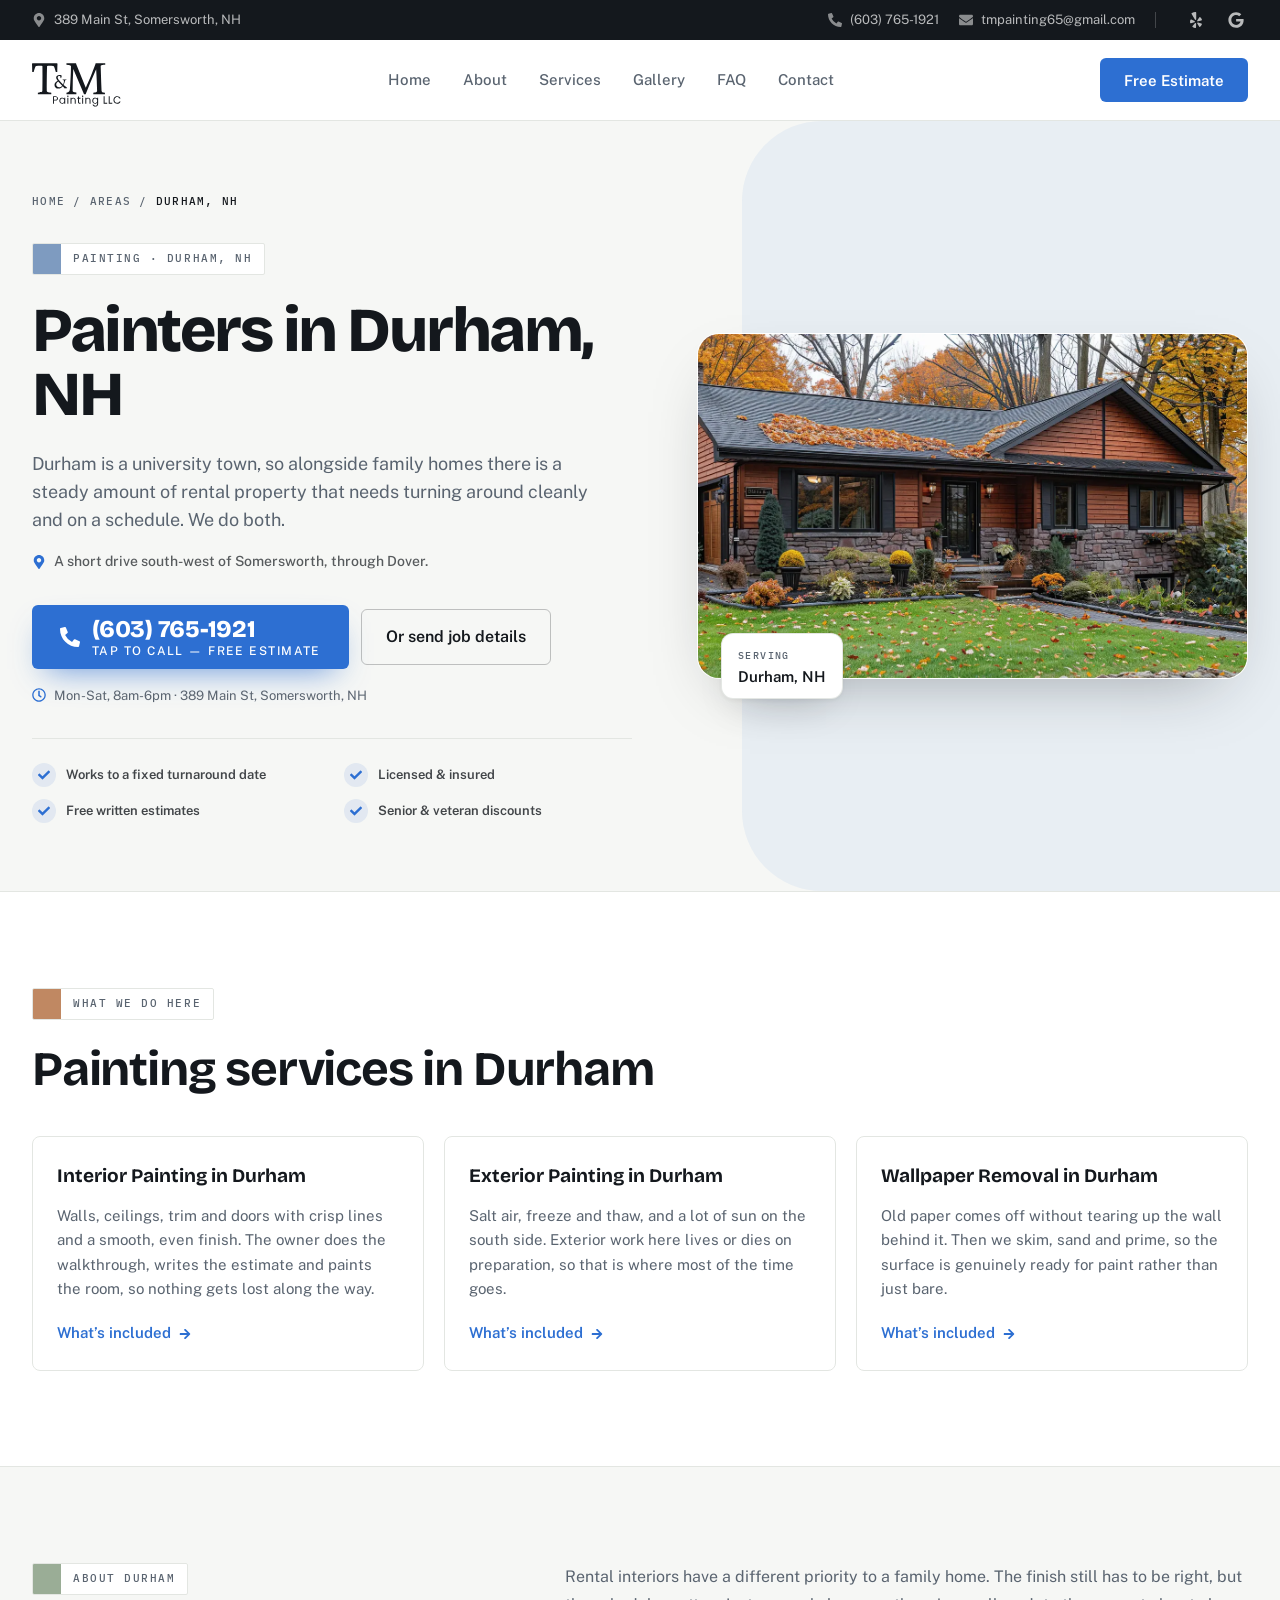
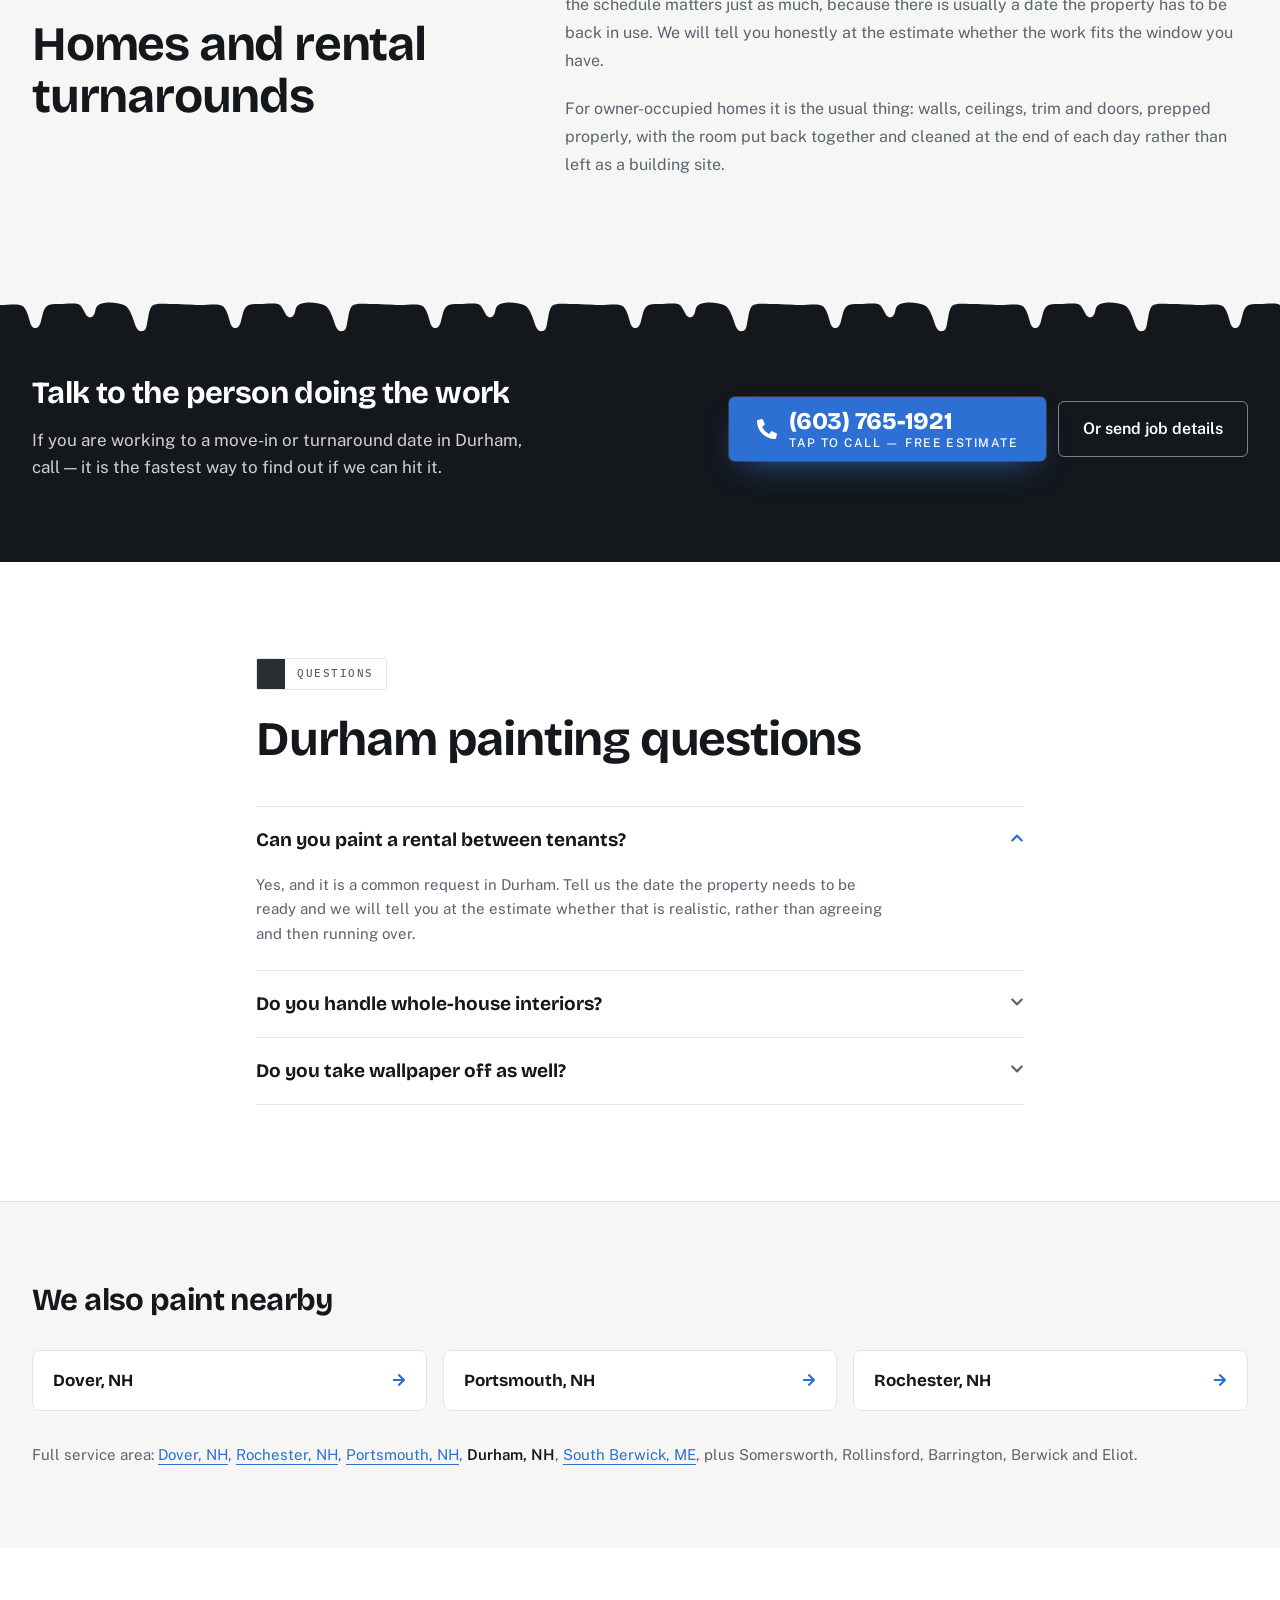
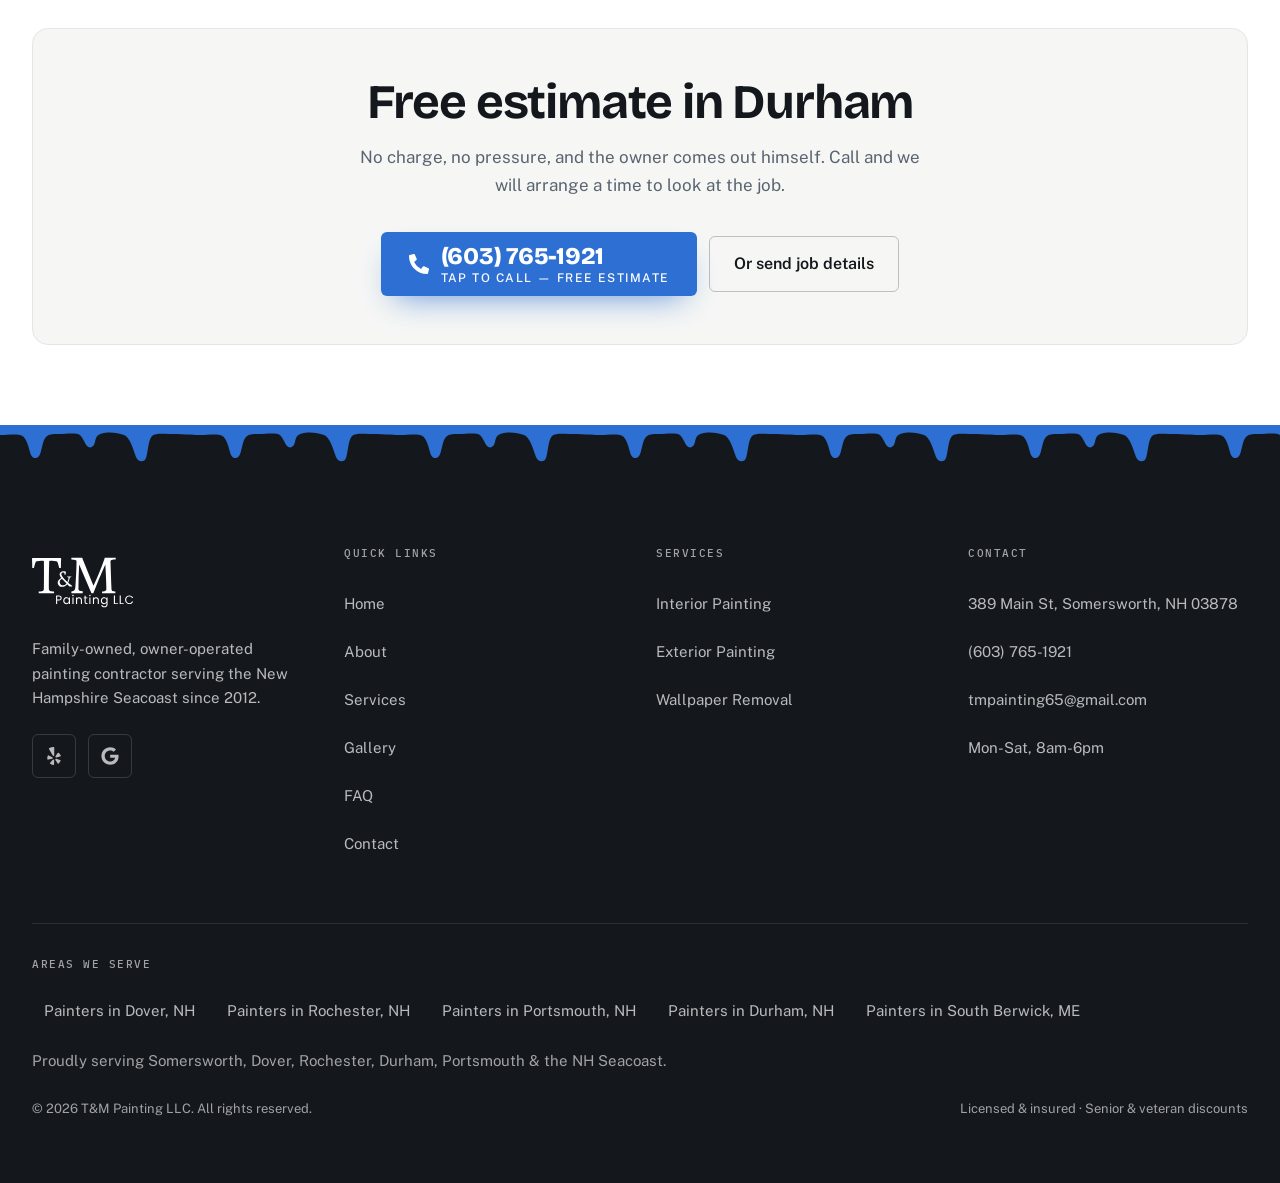
<file: painters/durham-nh/index.html>
<!DOCTYPE html><html lang="en-US"><head><meta charSet="utf-8"/><meta http-equiv="x-ua-compatible" content="ie=edge"/><meta name="viewport" content="width=device-width, initial-scale=1, shrink-to-fit=no"/><meta name="generator" content="Gatsby 5.16.1"/><meta name="theme-color" content="#14181D"/><meta name="description" content="Painters in Durham, NH for homes and rentals. Interior, exterior and wallpaper removal, owner-operated since 2012. Free estimates: (603) 765-1921." data-gatsby-head="true"/><meta name="robots" content="index,follow" data-gatsby-head="true"/><meta name="format-detection" content="telephone=no" data-gatsby-head="true"/><meta property="og:type" content="website" data-gatsby-head="true"/><meta property="og:site_name" content="T&amp;M Painting LLC" data-gatsby-head="true"/><meta property="og:title" content="Painters in Durham, NH | Interior &amp; Exterior | T&amp;M Painting" data-gatsby-head="true"/><meta property="og:description" content="Painters in Durham, NH for homes and rentals. Interior, exterior and wallpaper removal, owner-operated since 2012. Free estimates: (603) 765-1921." data-gatsby-head="true"/><meta property="og:url" content="https://tandmpaintingllc.com/painters/durham-nh/" data-gatsby-head="true"/><meta property="og:locale" content="en_US" data-gatsby-head="true"/><meta property="og:image" content="https://tandmpaintingllc.com/og-durham-nh.jpg" data-gatsby-head="true"/><meta property="og:image:width" content="1200" data-gatsby-head="true"/><meta property="og:image:height" content="630" data-gatsby-head="true"/><meta property="og:image:alt" content="T&amp;M Painting LLC — Interior &amp; exterior painting for the NH Seacoast" data-gatsby-head="true"/><meta name="twitter:card" content="summary_large_image" data-gatsby-head="true"/><meta name="twitter:title" content="Painters in Durham, NH | Interior &amp; Exterior | T&amp;M Painting" data-gatsby-head="true"/><meta name="twitter:description" content="Painters in Durham, NH for homes and rentals. Interior, exterior and wallpaper removal, owner-operated since 2012. Free estimates: (603) 765-1921." data-gatsby-head="true"/><meta name="twitter:image" content="https://tandmpaintingllc.com/og-durham-nh.jpg" data-gatsby-head="true"/><meta name="twitter:image:alt" content="T&amp;M Painting LLC — Interior &amp; exterior painting for the NH Seacoast" data-gatsby-head="true"/><meta name="geo.region" content="US-NH" data-gatsby-head="true"/><meta name="geo.placename" content="Somersworth" data-gatsby-head="true"/><meta name="geo.position" content="43.2458412;-70.8527675" data-gatsby-head="true"/><style data-href="/styles.bbc696bc079dd11ae11d.css" data-identity="gatsby-global-css">*,:after,:before{--tw-border-spacing-x:0;--tw-border-spacing-y:0;--tw-translate-x:0;--tw-translate-y:0;--tw-rotate:0;--tw-skew-x:0;--tw-skew-y:0;--tw-scale-x:1;--tw-scale-y:1;--tw-pan-x: ;--tw-pan-y: ;--tw-pinch-zoom: ;--tw-scroll-snap-strictness:proximity;--tw-gradient-from-position: ;--tw-gradient-via-position: ;--tw-gradient-to-position: ;--tw-ordinal: ;--tw-slashed-zero: ;--tw-numeric-figure: ;--tw-numeric-spacing: ;--tw-numeric-fraction: ;--tw-ring-inset: ;--tw-ring-offset-width:0px;--tw-ring-offset-color:#fff;--tw-ring-color:rgba(59,130,246,.5);--tw-ring-offset-shadow:0 0 #0000;--tw-ring-shadow:0 0 #0000;--tw-shadow:0 0 #0000;--tw-shadow-colored:0 0 #0000;--tw-blur: ;--tw-brightness: ;--tw-contrast: ;--tw-grayscale: ;--tw-hue-rotate: ;--tw-invert: ;--tw-saturate: ;--tw-sepia: ;--tw-drop-shadow: ;--tw-backdrop-blur: ;--tw-backdrop-brightness: ;--tw-backdrop-contrast: ;--tw-backdrop-grayscale: ;--tw-backdrop-hue-rotate: ;--tw-backdrop-invert: ;--tw-backdrop-opacity: ;--tw-backdrop-saturate: ;--tw-backdrop-sepia: ;--tw-contain-size: ;--tw-contain-layout: ;--tw-contain-paint: ;--tw-contain-style: }::backdrop{--tw-border-spacing-x:0;--tw-border-spacing-y:0;--tw-translate-x:0;--tw-translate-y:0;--tw-rotate:0;--tw-skew-x:0;--tw-skew-y:0;--tw-scale-x:1;--tw-scale-y:1;--tw-pan-x: ;--tw-pan-y: ;--tw-pinch-zoom: ;--tw-scroll-snap-strictness:proximity;--tw-gradient-from-position: ;--tw-gradient-via-position: ;--tw-gradient-to-position: ;--tw-ordinal: ;--tw-slashed-zero: ;--tw-numeric-figure: ;--tw-numeric-spacing: ;--tw-numeric-fraction: ;--tw-ring-inset: ;--tw-ring-offset-width:0px;--tw-ring-offset-color:#fff;--tw-ring-color:rgba(59,130,246,.5);--tw-ring-offset-shadow:0 0 #0000;--tw-ring-shadow:0 0 #0000;--tw-shadow:0 0 #0000;--tw-shadow-colored:0 0 #0000;--tw-blur: ;--tw-brightness: ;--tw-contrast: ;--tw-grayscale: ;--tw-hue-rotate: ;--tw-invert: ;--tw-saturate: ;--tw-sepia: ;--tw-drop-shadow: ;--tw-backdrop-blur: ;--tw-backdrop-brightness: ;--tw-backdrop-contrast: ;--tw-backdrop-grayscale: ;--tw-backdrop-hue-rotate: ;--tw-backdrop-invert: ;--tw-backdrop-opacity: ;--tw-backdrop-saturate: ;--tw-backdrop-sepia: ;--tw-contain-size: ;--tw-contain-layout: ;--tw-contain-paint: ;--tw-contain-style: }/*
! tailwindcss v3.4.19 | MIT License | https://tailwindcss.com
*/*,:after,:before{border:0 solid #e5e7eb;box-sizing:border-box}:after,:before{--tw-content:""}:host,html{-webkit-text-size-adjust:100%;font-feature-settings:normal;-webkit-tap-highlight-color:transparent;font-family:Public Sans,ui-sans-serif,system-ui,sans-serif;font-variation-settings:normal;line-height:1.5;-moz-tab-size:4;-o-tab-size:4;tab-size:4}body{line-height:inherit;margin:0}hr{border-top-width:1px;color:inherit;height:0}abbr:where([title]){-webkit-text-decoration:underline dotted;text-decoration:underline dotted}h1,h2,h3,h4,h5,h6{font-size:inherit;font-weight:inherit}a{color:inherit;text-decoration:inherit}b,strong{font-weight:bolder}code,kbd,pre,samp{font-feature-settings:normal;font-family:IBM Plex Mono,ui-monospace,SFMono-Regular,monospace;font-size:1em;font-variation-settings:normal}small{font-size:80%}sub,sup{font-size:75%;line-height:0;position:relative;vertical-align:baseline}sub{bottom:-.25em}sup{top:-.5em}table{border-collapse:collapse;border-color:inherit;text-indent:0}button,input,optgroup,select,textarea{font-feature-settings:inherit;color:inherit;font-family:inherit;font-size:100%;font-variation-settings:inherit;font-weight:inherit;letter-spacing:inherit;line-height:inherit;margin:0;padding:0}button,select{text-transform:none}button,input:where([type=button]),input:where([type=reset]),input:where([type=submit]){-webkit-appearance:button;background-color:transparent;background-image:none}:-moz-focusring{outline:auto}:-moz-ui-invalid{box-shadow:none}progress{vertical-align:baseline}::-webkit-inner-spin-button,::-webkit-outer-spin-button{height:auto}[type=search]{-webkit-appearance:textfield;outline-offset:-2px}::-webkit-search-decoration{-webkit-appearance:none}::-webkit-file-upload-button{-webkit-appearance:button;font:inherit}summary{display:list-item}blockquote,dd,dl,figure,h1,h2,h3,h4,h5,h6,hr,p,pre{margin:0}fieldset{margin:0}fieldset,legend{padding:0}menu,ol,ul{list-style:none;margin:0;padding:0}dialog{padding:0}textarea{resize:vertical}input::-moz-placeholder,textarea::-moz-placeholder{color:#9ca3af;opacity:1}input::placeholder,textarea::placeholder{color:#9ca3af;opacity:1}[role=button],button{cursor:pointer}:disabled{cursor:default}audio,canvas,embed,iframe,img,object,svg,video{display:block;vertical-align:middle}img,video{height:auto;max-width:100%}[hidden]:where(:not([hidden=until-found])){display:none}@font-face{font-display:swap;font-family:Bricolage Grotesque;font-style:normal;font-weight:700;src:url(/fonts/bricolage-grotesque-latin-700-normal.woff2) format("woff2");unicode-range:u+00??,u+0131,u+0152-0153,u+02bb-02bc,u+02c6,u+02da,u+02dc,u+0304,u+0308,u+0329,u+2000-206f,u+20ac,u+2122,u+2191,u+2193,u+2212,u+2215,u+feff,u+fffd}@font-face{font-display:swap;font-family:Bricolage Grotesque;font-style:normal;font-weight:800;src:url(/fonts/bricolage-grotesque-latin-800-normal.woff2) format("woff2");unicode-range:u+00??,u+0131,u+0152-0153,u+02bb-02bc,u+02c6,u+02da,u+02dc,u+0304,u+0308,u+0329,u+2000-206f,u+20ac,u+2122,u+2191,u+2193,u+2212,u+2215,u+feff,u+fffd}@font-face{font-display:swap;font-family:Public Sans;font-style:normal;font-weight:400;src:url(/fonts/public-sans-latin-400-normal.woff2) format("woff2");unicode-range:u+00??,u+0131,u+0152-0153,u+02bb-02bc,u+02c6,u+02da,u+02dc,u+0304,u+0308,u+0329,u+2000-206f,u+20ac,u+2122,u+2191,u+2193,u+2212,u+2215,u+feff,u+fffd}@font-face{font-display:swap;font-family:Public Sans;font-style:normal;font-weight:500;src:url(/fonts/public-sans-latin-500-normal.woff2) format("woff2");unicode-range:u+00??,u+0131,u+0152-0153,u+02bb-02bc,u+02c6,u+02da,u+02dc,u+0304,u+0308,u+0329,u+2000-206f,u+20ac,u+2122,u+2191,u+2193,u+2212,u+2215,u+feff,u+fffd}@font-face{font-display:swap;font-family:Public Sans;font-style:normal;font-weight:600;src:url(/fonts/public-sans-latin-600-normal.woff2) format("woff2");unicode-range:u+00??,u+0131,u+0152-0153,u+02bb-02bc,u+02c6,u+02da,u+02dc,u+0304,u+0308,u+0329,u+2000-206f,u+20ac,u+2122,u+2191,u+2193,u+2212,u+2215,u+feff,u+fffd}@font-face{font-display:swap;font-family:IBM Plex Mono;font-style:normal;font-weight:500;src:url(/fonts/ibm-plex-mono-latin-500-normal.woff2) format("woff2");unicode-range:u+00??,u+0131,u+0152-0153,u+02bb-02bc,u+02c6,u+02da,u+02dc,u+0304,u+0308,u+0329,u+2000-206f,u+20ac,u+2122,u+2191,u+2193,u+2212,u+2215,u+feff,u+fffd}:root{--topbar-h:0px;--header-h:73px;--chrome-h:calc(var(--topbar-h) + var(--header-h))}@media (min-width:1024px){:root{--topbar-h:40px;--header-h:81px}}html{-webkit-text-size-adjust:100%;scroll-behavior:smooth}body{--tw-bg-opacity:1;--tw-text-opacity:1;-webkit-font-smoothing:antialiased;-moz-osx-font-smoothing:grayscale;background-color:rgb(246 247 245/var(--tw-bg-opacity,1));color:rgb(20 24 29/var(--tw-text-opacity,1));font-family:Public Sans,ui-sans-serif,system-ui,sans-serif;font-size:16px;font-weight:400;line-height:1.625;text-rendering:optimizeLegibility}@media (min-width:768px){body{font-size:17px}}h1,h2,h3{--tw-text-opacity:1;color:rgb(20 24 29/var(--tw-text-opacity,1));font-family:Bricolage Grotesque,ui-sans-serif,system-ui,sans-serif}div[id],section[id]{scroll-margin-top:88px}@media (min-width:1024px){div[id],section[id]{scroll-margin-top:80px}}:focus-visible{border-radius:2px;outline:2px solid #2d6fd2;outline-offset:2px}::-moz-selection{background:#2d6fd2;color:#fff}::selection{background:#2d6fd2;color:#fff}.container{width:100%}@media (min-width:640px){.container{max-width:640px}}@media (min-width:768px){.container{max-width:768px}}@media (min-width:1024px){.container{max-width:1024px}}@media (min-width:1280px){.container{max-width:1280px}}@media (min-width:1536px){.container{max-width:1536px}}.shell{margin-left:auto;margin-right:auto;max-width:1280px;padding-left:1.25rem;padding-right:1.25rem;width:100%}@media (min-width:640px){.shell{padding-left:1.5rem;padding-right:1.5rem}}@media (min-width:1024px){.shell{padding-left:2rem;padding-right:2rem}}.main-offset{padding-top:var(--chrome-h)}.btn,.btn-primary{align-items:center;border-radius:.375rem;display:inline-flex;font-size:15px;font-weight:600;gap:.5rem;justify-content:center;line-height:1;min-height:44px;padding-left:1.5rem;padding-right:1.5rem;transition-duration:.2s;transition-property:color,background-color,border-color,text-decoration-color,fill,stroke;transition-timing-function:cubic-bezier(.4,0,.2,1)}.btn-primary{--tw-bg-opacity:1;--tw-text-opacity:1;background-color:rgb(45 111 210/var(--tw-bg-opacity,1));color:rgb(255 255 255/var(--tw-text-opacity,1))}.btn-primary:hover{--tw-bg-opacity:1;background-color:rgb(31 85 168/var(--tw-bg-opacity,1))}.btn-ghost-light{--tw-text-opacity:1;align-items:center;border-color:hsla(0,0%,100%,.45);border-radius:.375rem;border-width:1px;color:rgb(255 255 255/var(--tw-text-opacity,1));display:inline-flex;font-size:15px;font-weight:600;gap:.5rem;justify-content:center;line-height:1;min-height:44px;padding-left:1.5rem;padding-right:1.5rem;transition-duration:.2s;transition-property:color,background-color,border-color,text-decoration-color,fill,stroke;transition-timing-function:cubic-bezier(.4,0,.2,1)}.btn-ghost-light:hover{--tw-border-opacity:1;background-color:hsla(0,0%,100%,.1);border-color:rgb(255 255 255/var(--tw-border-opacity,1))}.btn-outline-ink{--tw-text-opacity:1;align-items:center;border-color:rgba(20,24,29,.25);border-radius:.375rem;border-width:1px;color:rgb(20 24 29/var(--tw-text-opacity,1));display:inline-flex;font-size:15px;font-weight:600;gap:.5rem;justify-content:center;line-height:1;min-height:44px;padding-left:1.5rem;padding-right:1.5rem;transition-duration:.2s;transition-property:color,background-color,border-color,text-decoration-color,fill,stroke;transition-timing-function:cubic-bezier(.4,0,.2,1)}.btn-outline-ink:hover{--tw-border-opacity:1;background-color:rgba(20,24,29,.04);border-color:rgb(20 24 29/var(--tw-border-opacity,1))}.eyebrow-label{font-family:IBM Plex Mono,ui-monospace,SFMono-Regular,monospace;font-size:11px;font-weight:500;letter-spacing:.14em;text-transform:uppercase}.link-tape{--tw-text-opacity:1;color:rgb(45 111 210/var(--tw-text-opacity,1));text-decoration-line:underline;text-underline-offset:4px;transition-duration:.15s;transition-property:color,background-color,border-color,text-decoration-color,fill,stroke;transition-timing-function:cubic-bezier(.4,0,.2,1)}.link-tape:hover{--tw-text-opacity:1;color:rgb(31 85 168/var(--tw-text-opacity,1))}.sr-only{clip:rect(0,0,0,0);border-width:0;height:1px;margin:-1px;overflow:hidden;padding:0;position:absolute;white-space:nowrap;width:1px}.pointer-events-none{pointer-events:none}.visible{visibility:visible}.invisible{visibility:hidden}.static{position:static}.fixed{position:fixed}.absolute{position:absolute}.relative{position:relative}.sticky{position:sticky}.inset-0{inset:0}.inset-x-0{left:0;right:0}.inset-x-3{left:.75rem;right:.75rem}.inset-x-\[-5\%\]{left:-5%;right:-5%}.inset-y-0{bottom:0;top:0}.-bottom-1{bottom:-.25rem}.-bottom-4{bottom:-1rem}.-bottom-5{bottom:-1.25rem}.-left-2{left:-.5rem}.-left-24{left:-6rem}.-right-20{right:-5rem}.-top-2{top:-.5rem}.-top-20{top:-5rem}.bottom-0{bottom:0}.bottom-1\.5{bottom:.375rem}.bottom-\[-18px\]{bottom:-18px}.left-0{left:0}.left-5{left:1.25rem}.left-6{left:1.5rem}.left-\[-3\%\]{left:-3%}.right-0{right:0}.right-5{right:1.25rem}.top-0{top:0}.top-0\.5{top:.125rem}.top-44{top:11rem}.top-5{top:1.25rem}.top-\[-1\%\]{top:-1%}.top-\[13px\]{top:13px}.top-\[7px\]{top:7px}.isolate{isolation:isolate}.-z-10{z-index:-10}.-z-20{z-index:-20}.z-10{z-index:10}.z-40{z-index:40}.z-50{z-index:50}.z-\[60\]{z-index:60}.z-\[70\]{z-index:70}.-m-2{margin:-.5rem}.mx-auto{margin-left:auto;margin-right:auto}.-mr-2{margin-right:-.5rem}.mb-14{margin-bottom:3.5rem}.mb-2{margin-bottom:.5rem}.mb-5{margin-bottom:1.25rem}.mb-7{margin-bottom:1.75rem}.ml-0\.5{margin-left:.125rem}.mt-0\.5{margin-top:.125rem}.mt-1{margin-top:.25rem}.mt-1\.5{margin-top:.375rem}.mt-10{margin-top:2.5rem}.mt-12{margin-top:3rem}.mt-14{margin-top:3.5rem}.mt-2{margin-top:.5rem}.mt-3{margin-top:.75rem}.mt-4{margin-top:1rem}.mt-5{margin-top:1.25rem}.mt-6{margin-top:1.5rem}.mt-7{margin-top:1.75rem}.mt-8{margin-top:2rem}.mt-9{margin-top:2.25rem}.mt-auto{margin-top:auto}.block{display:block}.inline-block{display:inline-block}.flex{display:flex}.inline-flex{display:inline-flex}.grid{display:grid}.hidden{display:none}.h-0\.5{height:.125rem}.h-1\.5{height:.375rem}.h-10{height:2.5rem}.h-11{height:2.75rem}.h-12{height:3rem}.h-16{height:4rem}.h-2\.5{height:.625rem}.h-3{height:.75rem}.h-3\.5{height:.875rem}.h-4{height:1rem}.h-5{height:1.25rem}.h-6{height:1.5rem}.h-64{height:16rem}.h-9{height:2.25rem}.h-\[100dvh\]{height:100dvh}.h-\[18px\]{height:18px}.h-\[19px\]{height:19px}.h-\[72px\]{height:72px}.h-\[76px\]{height:76px}.h-\[95\%\]{height:95%}.h-full{height:100%}.max-h-0{max-height:0}.max-h-10{max-height:2.5rem}.min-h-\[26px\]{min-height:26px}.min-h-\[44px\]{min-height:44px}.min-h-\[460px\]{min-height:460px}.min-h-\[48px\]{min-height:48px}.min-h-\[54px\]{min-height:54px}.min-h-\[56px\]{min-height:56px}.min-h-\[64px\]{min-height:64px}.min-h-\[68px\]{min-height:68px}.min-h-screen{min-height:100vh}.w-1\/2{width:50%}.w-10{width:2.5rem}.w-11{width:2.75rem}.w-12{width:3rem}.w-16{width:4rem}.w-2\.5{width:.625rem}.w-3{width:.75rem}.w-3\.5{width:.875rem}.w-4{width:1rem}.w-5{width:1.25rem}.w-6{width:1.5rem}.w-64{width:16rem}.w-9{width:2.25rem}.w-\[104\%\]{width:104%}.w-\[106\%\]{width:106%}.w-\[110\%\]{width:110%}.w-\[18px\]{width:18px}.w-\[19px\]{width:19px}.w-\[42\%\]{width:42%}.w-\[min\(88vw\2c 360px\)\]{width:min(88vw,360px)}.w-auto{width:auto}.w-fit{width:-moz-fit-content;width:fit-content}.w-full{width:100%}.w-px{width:1px}.min-w-0{min-width:0}.max-w-2xl{max-width:42rem}.max-w-3xl{max-width:48rem}.max-w-\[16ch\]{max-width:16ch}.max-w-\[500px\]{max-width:500px}.max-w-\[520px\]{max-width:520px}.max-w-\[560px\]{max-width:560px}.max-w-\[570px\]{max-width:570px}.max-w-\[600px\]{max-width:600px}.max-w-\[650px\]{max-width:650px}.max-w-\[720px\]{max-width:720px}.max-w-lg{max-width:32rem}.max-w-md{max-width:28rem}.max-w-xl{max-width:36rem}.max-w-xs{max-width:20rem}.flex-1{flex:1 1 0%}.shrink-0{flex-shrink:0}.origin-left{transform-origin:left}.translate-x-0{--tw-translate-x:0px}.translate-x-0,.translate-x-4{transform:translate(var(--tw-translate-x),var(--tw-translate-y)) rotate(var(--tw-rotate)) skewX(var(--tw-skew-x)) skewY(var(--tw-skew-y)) scaleX(var(--tw-scale-x)) scaleY(var(--tw-scale-y))}.translate-x-4{--tw-translate-x:1rem}.translate-x-full{--tw-translate-x:100%}.translate-x-full,.translate-y-0{transform:translate(var(--tw-translate-x),var(--tw-translate-y)) rotate(var(--tw-rotate)) skewX(var(--tw-skew-x)) skewY(var(--tw-skew-y)) scaleX(var(--tw-scale-x)) scaleY(var(--tw-scale-y))}.translate-y-0{--tw-translate-y:0px}.translate-y-2{--tw-translate-y:0.5rem}.-rotate-2,.translate-y-2{transform:translate(var(--tw-translate-x),var(--tw-translate-y)) rotate(var(--tw-rotate)) skewX(var(--tw-skew-x)) skewY(var(--tw-skew-y)) scaleX(var(--tw-scale-x)) scaleY(var(--tw-scale-y))}.-rotate-2{--tw-rotate:-2deg}.-rotate-45{--tw-rotate:-45deg}.-rotate-45,.-rotate-\[1\.4deg\]{transform:translate(var(--tw-translate-x),var(--tw-translate-y)) rotate(var(--tw-rotate)) skewX(var(--tw-skew-x)) skewY(var(--tw-skew-y)) scaleX(var(--tw-scale-x)) scaleY(var(--tw-scale-y))}.-rotate-\[1\.4deg\]{--tw-rotate:-1.4deg}.rotate-0{--tw-rotate:0deg}.rotate-0,.rotate-180{transform:translate(var(--tw-translate-x),var(--tw-translate-y)) rotate(var(--tw-rotate)) skewX(var(--tw-skew-x)) skewY(var(--tw-skew-y)) scaleX(var(--tw-scale-x)) scaleY(var(--tw-scale-y))}.rotate-180{--tw-rotate:180deg}.rotate-45{--tw-rotate:45deg}.rotate-45,.scale-x-0{transform:translate(var(--tw-translate-x),var(--tw-translate-y)) rotate(var(--tw-rotate)) skewX(var(--tw-skew-x)) skewY(var(--tw-skew-y)) scaleX(var(--tw-scale-x)) scaleY(var(--tw-scale-y))}.scale-x-0{--tw-scale-x:0}.scale-x-100{--tw-scale-x:1;transform:translate(var(--tw-translate-x),var(--tw-translate-y)) rotate(var(--tw-rotate)) skewX(var(--tw-skew-x)) skewY(var(--tw-skew-y)) scaleX(var(--tw-scale-x)) scaleY(var(--tw-scale-y))}.resize-y{resize:vertical}.appearance-none{-webkit-appearance:none;-moz-appearance:none;appearance:none}.break-inside-avoid{-moz-column-break-inside:avoid;break-inside:avoid}.grid-cols-2{grid-template-columns:repeat(2,minmax(0,1fr))}.grid-cols-3{grid-template-columns:repeat(3,minmax(0,1fr))}.grid-rows-\[0fr\]{grid-template-rows:0fr}.grid-rows-\[1fr\]{grid-template-rows:1fr}.flex-col{flex-direction:column}.flex-wrap{flex-wrap:wrap}.items-start{align-items:flex-start}.items-end{align-items:flex-end}.items-center{align-items:center}.items-stretch{align-items:stretch}.justify-center{justify-content:center}.justify-between{justify-content:space-between}.gap-1{gap:.25rem}.gap-1\.5{gap:.375rem}.gap-10{gap:2.5rem}.gap-12{gap:3rem}.gap-14{gap:3.5rem}.gap-2{gap:.5rem}.gap-2\.5{gap:.625rem}.gap-3{gap:.75rem}.gap-4{gap:1rem}.gap-5{gap:1.25rem}.gap-6{gap:1.5rem}.gap-8{gap:2rem}.gap-x-2{-moz-column-gap:.5rem;column-gap:.5rem}.gap-x-6{-moz-column-gap:1.5rem;column-gap:1.5rem}.gap-x-8{-moz-column-gap:2rem;column-gap:2rem}.gap-y-1{row-gap:.25rem}.gap-y-3{row-gap:.75rem}.gap-y-4{row-gap:1rem}.gap-y-5{row-gap:1.25rem}.space-y-1>:not([hidden])~:not([hidden]){--tw-space-y-reverse:0;margin-bottom:calc(.25rem*var(--tw-space-y-reverse));margin-top:calc(.25rem*(1 - var(--tw-space-y-reverse)))}.space-y-5>:not([hidden])~:not([hidden]){--tw-space-y-reverse:0;margin-bottom:calc(1.25rem*var(--tw-space-y-reverse));margin-top:calc(1.25rem*(1 - var(--tw-space-y-reverse)))}.divide-y>:not([hidden])~:not([hidden]){--tw-divide-y-reverse:0;border-bottom-width:calc(1px*var(--tw-divide-y-reverse));border-top-width:calc(1px*(1 - var(--tw-divide-y-reverse)))}.divide-mist>:not([hidden])~:not([hidden]){--tw-divide-opacity:1;border-color:rgb(227 230 226/var(--tw-divide-opacity,1))}.self-start{align-self:flex-start}.overflow-hidden{overflow:hidden}.overflow-visible{overflow:visible}.overflow-y-auto{overflow-y:auto}.whitespace-nowrap{white-space:nowrap}.break-words{overflow-wrap:break-word}.break-all{word-break:break-all}.rounded-2xl{border-radius:1rem}.rounded-\[22px\]{border-radius:22px}.rounded-\[26px\]{border-radius:26px}.rounded-\[28px\]{border-radius:28px}.rounded-full{border-radius:9999px}.rounded-lg{border-radius:.5rem}.rounded-md{border-radius:.375rem}.rounded-sm{border-radius:.125rem}.rounded-xl{border-radius:.75rem}.rounded-l-\[5rem\]{border-bottom-left-radius:5rem;border-top-left-radius:5rem}.border{border-width:1px}.border-2{border-width:2px}.border-\[42px\]{border-width:42px}.border-y{border-top-width:1px}.border-b,.border-y{border-bottom-width:1px}.border-t{border-top-width:1px}.border-ink\/25{border-color:rgba(20,24,29,.25)}.border-mist{--tw-border-opacity:1;border-color:rgb(227 230 226/var(--tw-border-opacity,1))}.border-mist\/70{border-color:hsla(105,7%,89%,.7)}.border-mist\/90{border-color:hsla(105,7%,89%,.9)}.border-red-500{--tw-border-opacity:1;border-color:rgb(239 68 68/var(--tw-border-opacity,1))}.border-tape{--tw-border-opacity:1;border-color:rgb(45 111 210/var(--tw-border-opacity,1))}.border-tape\/15{border-color:rgba(45,111,210,.15)}.border-tape\/\[0\.035\]{border-color:rgba(45,111,210,.035)}.border-white\/10{border-color:hsla(0,0%,100%,.1)}.border-white\/15{border-color:hsla(0,0%,100%,.15)}.border-white\/25{border-color:hsla(0,0%,100%,.25)}.border-white\/30{border-color:hsla(0,0%,100%,.3)}.border-white\/35{border-color:hsla(0,0%,100%,.35)}.border-white\/45{border-color:hsla(0,0%,100%,.45)}.border-white\/80{border-color:hsla(0,0%,100%,.8)}.bg-\[\#4285F4\]\/10{background-color:rgba(66,133,244,.1)}.bg-chip-clay{--tw-bg-opacity:1;background-color:rgb(192 136 98/var(--tw-bg-opacity,1))}.bg-chip-dusty{--tw-bg-opacity:1;background-color:rgb(126 155 192/var(--tw-bg-opacity,1))}.bg-chip-offblack{--tw-bg-opacity:1;background-color:rgb(42 46 51/var(--tw-bg-opacity,1))}.bg-chip-sage{--tw-bg-opacity:1;background-color:rgb(154 173 150/var(--tw-bg-opacity,1))}.bg-current{background-color:currentColor}.bg-ink{--tw-bg-opacity:1;background-color:rgb(20 24 29/var(--tw-bg-opacity,1))}.bg-ink\/20{background-color:rgba(20,24,29,.2)}.bg-ink\/40{background-color:rgba(20,24,29,.4)}.bg-ink\/75{background-color:rgba(20,24,29,.75)}.bg-ink\/80{background-color:rgba(20,24,29,.8)}.bg-primer{--tw-bg-opacity:1;background-color:rgb(246 247 245/var(--tw-bg-opacity,1))}.bg-red-50{--tw-bg-opacity:1;background-color:rgb(254 242 242/var(--tw-bg-opacity,1))}.bg-tape{--tw-bg-opacity:1;background-color:rgb(45 111 210/var(--tw-bg-opacity,1))}.bg-tape\/10{background-color:rgba(45,111,210,.1)}.bg-tape\/20{background-color:rgba(45,111,210,.2)}.bg-tape\/\[0\.055\]{background-color:rgba(45,111,210,.055)}.bg-tape\/\[0\.07\]{background-color:rgba(45,111,210,.07)}.bg-white{--tw-bg-opacity:1;background-color:rgb(255 255 255/var(--tw-bg-opacity,1))}.bg-white\/10{background-color:hsla(0,0%,100%,.1)}.bg-white\/20{background-color:hsla(0,0%,100%,.2)}.bg-white\/95{background-color:hsla(0,0%,100%,.95)}.bg-\[url\(\'data\:image\/svg\+xml\;charset\=utf-8\2c \%3Csvg\%20xmlns\%3D\%22http\%3A\/\/www\.w3\.org\/2000\/svg\%22\%20viewBox\%3D\%220\%200\%2016\%2016\%22\%20fill\%3D\%22\%235A6470\%22\%3E\%3Cpath\%20d\%3D\%22M4\.5\%206\.5L8\%2010l3\.5-3\.5z\%22\/\%3E\%3C\/svg\%3E\'\)\]{background-image:url("data:image/svg+xml;charset=utf-8,%3Csvg xmlns='http://www.w3.org/2000/svg' fill='%235A6470' viewBox='0 0 16 16'%3E%3Cpath d='M4.5 6.5 8 10l3.5-3.5z'/%3E%3C/svg%3E")}.bg-\[length\:20px_20px\]{background-size:20px 20px}.bg-\[right_14px_center\]{background-position:right 14px center}.bg-no-repeat{background-repeat:no-repeat}.p-2{padding:.5rem}.p-6{padding:1.5rem}.p-7{padding:1.75rem}.px-2\.5{padding-left:.625rem;padding-right:.625rem}.px-3{padding-left:.75rem;padding-right:.75rem}.px-3\.5{padding-left:.875rem;padding-right:.875rem}.px-4{padding-left:1rem;padding-right:1rem}.px-5{padding-left:1.25rem;padding-right:1.25rem}.px-6{padding-left:1.5rem;padding-right:1.5rem}.px-7{padding-left:1.75rem;padding-right:1.75rem}.px-8{padding-left:2rem;padding-right:2rem}.py-1{padding-bottom:.25rem;padding-top:.25rem}.py-1\.5{padding-bottom:.375rem;padding-top:.375rem}.py-12{padding-bottom:3rem;padding-top:3rem}.py-14{padding-bottom:3.5rem;padding-top:3.5rem}.py-16{padding-bottom:4rem;padding-top:4rem}.py-2{padding-bottom:.5rem;padding-top:.5rem}.py-20{padding-bottom:5rem;padding-top:5rem}.py-3{padding-bottom:.75rem;padding-top:.75rem}.py-3\.5{padding-bottom:.875rem;padding-top:.875rem}.py-4{padding-bottom:1rem;padding-top:1rem}.py-5{padding-bottom:1.25rem;padding-top:1.25rem}.py-6{padding-bottom:1.5rem;padding-top:1.5rem}.py-7{padding-bottom:1.75rem;padding-top:1.75rem}.py-8{padding-bottom:2rem;padding-top:2rem}.pb-1\.5{padding-bottom:.375rem}.pb-6{padding-bottom:1.5rem}.pb-9{padding-bottom:2.25rem}.pb-\[calc\(0\.5rem\+env\(safe-area-inset-bottom\)\)\]{padding-bottom:calc(.5rem + env(safe-area-inset-bottom))}.pb-\[calc\(5\.5rem\+env\(safe-area-inset-bottom\)\)\]{padding-bottom:calc(5.5rem + env(safe-area-inset-bottom))}.pb-\[max\(20px\2c env\(safe-area-inset-bottom\)\)\]{padding-bottom:max(20px,env(safe-area-inset-bottom))}.pr-1{padding-right:.25rem}.pr-10{padding-right:2.5rem}.pr-11{padding-right:2.75rem}.pt-10{padding-top:2.5rem}.pt-16{padding-top:4rem}.pt-5{padding-top:1.25rem}.pt-6{padding-top:1.5rem}.pt-8{padding-top:2rem}.text-left{text-align:left}.text-center{text-align:center}.align-middle{vertical-align:middle}.font-display{font-family:Bricolage Grotesque,ui-sans-serif,system-ui,sans-serif}.font-mono{font-family:IBM Plex Mono,ui-monospace,SFMono-Regular,monospace}.text-2xl{font-size:1.5rem;line-height:2rem}.text-4xl{font-size:2.25rem;line-height:2.5rem}.text-\[10px\]{font-size:10px}.text-\[11px\]{font-size:11px}.text-\[12px\]{font-size:12px}.text-\[13px\]{font-size:13px}.text-\[14px\]{font-size:14px}.text-\[15px\]{font-size:15px}.text-\[16px\]{font-size:16px}.text-\[17px\]{font-size:17px}.text-\[19px\]{font-size:19px}.text-\[22px\]{font-size:22px}.text-\[88px\]{font-size:88px}.text-\[clamp\(2\.35rem\2c 4\.4vw\2c 3\.6rem\)\]{font-size:clamp(2.35rem,4.4vw,3.6rem)}.text-\[clamp\(2\.5rem\2c 5vw\2c 3\.9rem\)\]{font-size:clamp(2.5rem,5vw,3.9rem)}.text-\[clamp\(3rem\2c 6\.1vw\2c 5\.15rem\)\]{font-size:clamp(3rem,6.1vw,5.15rem)}.text-base{font-size:1rem;line-height:1.5rem}.text-display-lg{font-size:clamp(2rem,4vw,3rem);letter-spacing:-.025em;line-height:1.08}.text-display-md{font-size:clamp(1.5rem,2.4vw,2rem);letter-spacing:-.02em;line-height:1.15}.text-sm{font-size:.875rem;line-height:1.25rem}.text-xl{font-size:1.25rem;line-height:1.75rem}.text-xs{font-size:.75rem;line-height:1rem}.font-bold{font-weight:700}.font-extrabold{font-weight:800}.font-medium{font-weight:500}.font-normal{font-weight:400}.font-semibold{font-weight:600}.uppercase{text-transform:uppercase}.not-italic{font-style:normal}.leading-\[0\.8\]{line-height:.8}.leading-\[0\.95\]{line-height:.95}.leading-\[1\.02\]{line-height:1.02}.leading-\[1\.75\]{line-height:1.75}.leading-\[1\.7\]{line-height:1.7}.leading-none{line-height:1}.leading-relaxed{line-height:1.625}.leading-snug{line-height:1.375}.tracking-\[-0\.01em\]{letter-spacing:-.01em}.tracking-\[-0\.02em\]{letter-spacing:-.02em}.tracking-\[-0\.035em\]{letter-spacing:-.035em}.tracking-\[-0\.03em\]{letter-spacing:-.03em}.tracking-\[-0\.045em\]{letter-spacing:-.045em}.tracking-\[-0\.04em\]{letter-spacing:-.04em}.tracking-\[-0\.07em\]{letter-spacing:-.07em}.tracking-\[0\.12em\]{letter-spacing:.12em}.tracking-\[0\.13em\]{letter-spacing:.13em}.tracking-\[0\.14em\]{letter-spacing:.14em}.tracking-\[0\.16em\]{letter-spacing:.16em}.tracking-\[0\.1em\]{letter-spacing:.1em}.text-\[\#4285F4\]{--tw-text-opacity:1;color:rgb(66 133 244/var(--tw-text-opacity,1))}.text-\[\#E8A33D\]{--tw-text-opacity:1;color:rgb(232 163 61/var(--tw-text-opacity,1))}.text-\[\#F3B34C\]{--tw-text-opacity:1;color:rgb(243 179 76/var(--tw-text-opacity,1))}.text-ink{--tw-text-opacity:1;color:rgb(20 24 29/var(--tw-text-opacity,1))}.text-ink\/70{color:rgba(20,24,29,.7)}.text-ink\/80{color:rgba(20,24,29,.8)}.text-primer{--tw-text-opacity:1;color:rgb(246 247 245/var(--tw-text-opacity,1))}.text-red-600{--tw-text-opacity:1;color:rgb(220 38 38/var(--tw-text-opacity,1))}.text-red-700{--tw-text-opacity:1;color:rgb(185 28 28/var(--tw-text-opacity,1))}.text-steel{--tw-text-opacity:1;color:rgb(90 100 112/var(--tw-text-opacity,1))}.text-tape{--tw-text-opacity:1;color:rgb(45 111 210/var(--tw-text-opacity,1))}.text-white{--tw-text-opacity:1;color:rgb(255 255 255/var(--tw-text-opacity,1))}.text-white\/40{color:hsla(0,0%,100%,.4)}.text-white\/50{color:hsla(0,0%,100%,.5)}.text-white\/55{color:hsla(0,0%,100%,.55)}.text-white\/60{color:hsla(0,0%,100%,.6)}.text-white\/65{color:hsla(0,0%,100%,.65)}.text-white\/70{color:hsla(0,0%,100%,.7)}.text-white\/80{color:hsla(0,0%,100%,.8)}.text-white\/90{color:hsla(0,0%,100%,.9)}.underline{text-decoration-line:underline}.decoration-white\/25{text-decoration-color:hsla(0,0%,100%,.25)}.underline-offset-8{text-underline-offset:8px}.opacity-0{opacity:0}.opacity-100{opacity:1}.opacity-15{opacity:.15}.shadow-\[-12px_0_40px_-12px_rgba\(20\2c 24\2c 29\2c 0\.35\)\]{--tw-shadow:-12px 0 40px -12px rgba(20,24,29,.35);--tw-shadow-colored:-12px 0 40px -12px var(--tw-shadow-color);box-shadow:var(--tw-ring-offset-shadow,0 0 #0000),var(--tw-ring-shadow,0 0 #0000),var(--tw-shadow)}.shadow-\[0_12px_28px_-12px_rgba\(45\2c 111\2c 210\2c 0\.65\)\]{--tw-shadow:0 12px 28px -12px rgba(45,111,210,.65);--tw-shadow-colored:0 12px 28px -12px var(--tw-shadow-color);box-shadow:var(--tw-ring-offset-shadow,0 0 #0000),var(--tw-ring-shadow,0 0 #0000),var(--tw-shadow)}.shadow-\[0_14px_32px_-14px_rgba\(45\2c 111\2c 210\2c 0\.75\)\]{--tw-shadow:0 14px 32px -14px rgba(45,111,210,.75);--tw-shadow-colored:0 14px 32px -14px var(--tw-shadow-color);box-shadow:var(--tw-ring-offset-shadow,0 0 #0000),var(--tw-ring-shadow,0 0 #0000),var(--tw-shadow)}.shadow-\[0_26px_65px_-30px_rgba\(20\2c 24\2c 29\2c 0\.38\)\]{--tw-shadow:0 26px 65px -30px rgba(20,24,29,.38);--tw-shadow-colored:0 26px 65px -30px var(--tw-shadow-color)}.shadow-\[0_26px_65px_-30px_rgba\(20\2c 24\2c 29\2c 0\.38\)\],.shadow-card{box-shadow:var(--tw-ring-offset-shadow,0 0 #0000),var(--tw-ring-shadow,0 0 #0000),var(--tw-shadow)}.shadow-card{--tw-shadow:0 1px 2px rgba(20,24,29,.04),0 8px 24px -12px rgba(20,24,29,.12);--tw-shadow-colored:0 1px 2px var(--tw-shadow-color),0 8px 24px -12px var(--tw-shadow-color)}.shadow-lift{--tw-shadow:0 2px 4px rgba(20,24,29,.05),0 18px 40px -18px rgba(20,24,29,.22);--tw-shadow-colored:0 2px 4px var(--tw-shadow-color),0 18px 40px -18px var(--tw-shadow-color)}.shadow-lift,.shadow-md{box-shadow:var(--tw-ring-offset-shadow,0 0 #0000),var(--tw-ring-shadow,0 0 #0000),var(--tw-shadow)}.shadow-md{--tw-shadow:0 4px 6px -1px rgba(0,0,0,.1),0 2px 4px -2px rgba(0,0,0,.1);--tw-shadow-colored:0 4px 6px -1px var(--tw-shadow-color),0 2px 4px -2px var(--tw-shadow-color)}.shadow-sm{--tw-shadow:0 1px 2px 0 rgba(0,0,0,.05);--tw-shadow-colored:0 1px 2px 0 var(--tw-shadow-color)}.shadow-sm,.shadow-sticky{box-shadow:var(--tw-ring-offset-shadow,0 0 #0000),var(--tw-ring-shadow,0 0 #0000),var(--tw-shadow)}.shadow-sticky{--tw-shadow:0 -4px 16px rgba(0,0,0,.08);--tw-shadow-colored:0 -4px 16px var(--tw-shadow-color)}.outline-none{outline:2px solid transparent;outline-offset:2px}.ring{--tw-ring-offset-shadow:var(--tw-ring-inset) 0 0 0 var(--tw-ring-offset-width) var(--tw-ring-offset-color);--tw-ring-shadow:var(--tw-ring-inset) 0 0 0 calc(3px + var(--tw-ring-offset-width)) var(--tw-ring-color)}.ring,.ring-1{box-shadow:var(--tw-ring-offset-shadow),var(--tw-ring-shadow),var(--tw-shadow,0 0 #0000)}.ring-1{--tw-ring-offset-shadow:var(--tw-ring-inset) 0 0 0 var(--tw-ring-offset-width) var(--tw-ring-offset-color);--tw-ring-shadow:var(--tw-ring-inset) 0 0 0 calc(1px + var(--tw-ring-offset-width)) var(--tw-ring-color)}.ring-white\/15{--tw-ring-color:hsla(0,0%,100%,.15)}.filter{filter:var(--tw-blur) var(--tw-brightness) var(--tw-contrast) var(--tw-grayscale) var(--tw-hue-rotate) var(--tw-invert) var(--tw-saturate) var(--tw-sepia) var(--tw-drop-shadow)}.backdrop-blur{--tw-backdrop-blur:blur(8px)}.backdrop-blur,.backdrop-blur-sm{backdrop-filter:var(--tw-backdrop-blur) var(--tw-backdrop-brightness) var(--tw-backdrop-contrast) var(--tw-backdrop-grayscale) var(--tw-backdrop-hue-rotate) var(--tw-backdrop-invert) var(--tw-backdrop-opacity) var(--tw-backdrop-saturate) var(--tw-backdrop-sepia)}.backdrop-blur-sm{--tw-backdrop-blur:blur(4px)}.transition{transition-duration:.15s;transition-property:color,background-color,border-color,text-decoration-color,fill,stroke,opacity,box-shadow,transform,filter,backdrop-filter;transition-timing-function:cubic-bezier(.4,0,.2,1)}.transition-\[grid-template-rows\2c visibility\]{transition-duration:.15s;transition-property:grid-template-rows,visibility;transition-timing-function:cubic-bezier(.4,0,.2,1)}.transition-\[opacity\2c transform\]{transition-duration:.15s;transition-property:opacity,transform;transition-timing-function:cubic-bezier(.4,0,.2,1)}.transition-all{transition-duration:.15s;transition-property:all;transition-timing-function:cubic-bezier(.4,0,.2,1)}.transition-colors{transition-duration:.15s;transition-property:color,background-color,border-color,text-decoration-color,fill,stroke;transition-timing-function:cubic-bezier(.4,0,.2,1)}.transition-opacity{transition-duration:.15s;transition-property:opacity;transition-timing-function:cubic-bezier(.4,0,.2,1)}.transition-shadow{transition-duration:.15s;transition-property:box-shadow;transition-timing-function:cubic-bezier(.4,0,.2,1)}.transition-transform{transition-duration:.15s;transition-property:transform;transition-timing-function:cubic-bezier(.4,0,.2,1)}.duration-200{transition-duration:.2s}.duration-300{transition-duration:.3s}.duration-500{transition-duration:.5s}.duration-\[250ms\]{transition-duration:.25s}.ease-in-out{transition-timing-function:cubic-bezier(.4,0,.2,1)}.ease-out{transition-timing-function:cubic-bezier(0,0,.2,1)}.ease-physical{transition-timing-function:cubic-bezier(.22,1,.36,1)}.js .reveal{opacity:0;transform:translateY(16px);transition:opacity .4s cubic-bezier(.22,1,.36,1),transform .4s cubic-bezier(.22,1,.36,1);transition-delay:var(--reveal-delay,0ms);will-change:opacity,transform}.js .reveal-in{opacity:1;transform:none}.\[column-count\:1\]{-moz-column-count:1;column-count:1}.yarl__container{background-color:rgba(20,24,29,.95)!important}.yarl__button{color:hsla(0,0%,100%,.85);filter:none}.yarl__button:hover{color:#fff}@media (prefers-reduced-motion:reduce){html{scroll-behavior:auto}*,:after,:before{animation-duration:.01ms!important;animation-iteration-count:1!important;scroll-behavior:auto!important;transition-duration:.01ms!important}.js .reveal{opacity:1;transform:none}}.placeholder\:text-steel\/60::-moz-placeholder{color:rgba(90,100,112,.6)}.placeholder\:text-steel\/60::placeholder{color:rgba(90,100,112,.6)}.after\:absolute:after{content:var(--tw-content);position:absolute}.after\:inset-0:after{content:var(--tw-content);inset:0}.after\:content-\[\'\'\]:after{--tw-content:"";content:var(--tw-content)}.focus-within\:ring-2:focus-within{--tw-ring-offset-shadow:var(--tw-ring-inset) 0 0 0 var(--tw-ring-offset-width) var(--tw-ring-offset-color);--tw-ring-shadow:var(--tw-ring-inset) 0 0 0 calc(2px + var(--tw-ring-offset-width)) var(--tw-ring-color);box-shadow:var(--tw-ring-offset-shadow),var(--tw-ring-shadow),var(--tw-shadow,0 0 #0000)}.focus-within\:ring-tape:focus-within{--tw-ring-opacity:1;--tw-ring-color:rgb(45 111 210/var(--tw-ring-opacity,1))}.focus-within\:ring-offset-2:focus-within{--tw-ring-offset-width:2px}.hover\:-translate-y-0\.5:hover{--tw-translate-y:-0.125rem}.hover\:-translate-y-0\.5:hover,.hover\:-translate-y-1:hover{transform:translate(var(--tw-translate-x),var(--tw-translate-y)) rotate(var(--tw-rotate)) skewX(var(--tw-skew-x)) skewY(var(--tw-skew-y)) scaleX(var(--tw-scale-x)) scaleY(var(--tw-scale-y))}.hover\:-translate-y-1:hover{--tw-translate-y:-0.25rem}.hover\:border-ink:hover{--tw-border-opacity:1;border-color:rgb(20 24 29/var(--tw-border-opacity,1))}.hover\:border-tape:hover{--tw-border-opacity:1;border-color:rgb(45 111 210/var(--tw-border-opacity,1))}.hover\:border-white:hover{--tw-border-opacity:1;border-color:rgb(255 255 255/var(--tw-border-opacity,1))}.hover\:bg-ink\/\[0\.06\]:hover{background-color:rgba(20,24,29,.06)}.hover\:bg-tape-deep:hover{--tw-bg-opacity:1;background-color:rgb(31 85 168/var(--tw-bg-opacity,1))}.hover\:bg-white:hover{--tw-bg-opacity:1;background-color:rgb(255 255 255/var(--tw-bg-opacity,1))}.hover\:bg-white\/10:hover{background-color:hsla(0,0%,100%,.1)}.hover\:bg-white\/5:hover{background-color:hsla(0,0%,100%,.05)}.hover\:text-ink:hover{--tw-text-opacity:1;color:rgb(20 24 29/var(--tw-text-opacity,1))}.hover\:text-tape:hover{--tw-text-opacity:1;color:rgb(45 111 210/var(--tw-text-opacity,1))}.hover\:text-tape-deep:hover{--tw-text-opacity:1;color:rgb(31 85 168/var(--tw-text-opacity,1))}.hover\:text-white:hover{--tw-text-opacity:1;color:rgb(255 255 255/var(--tw-text-opacity,1))}.hover\:shadow-lift:hover{--tw-shadow:0 2px 4px rgba(20,24,29,.05),0 18px 40px -18px rgba(20,24,29,.22);--tw-shadow-colored:0 2px 4px var(--tw-shadow-color),0 18px 40px -18px var(--tw-shadow-color);box-shadow:var(--tw-ring-offset-shadow,0 0 #0000),var(--tw-ring-shadow,0 0 #0000),var(--tw-shadow)}.focus\:not-sr-only:focus{clip:auto;height:auto;margin:0;overflow:visible;padding:0;position:static;white-space:normal;width:auto}.focus\:fixed:focus{position:fixed}.focus\:left-4:focus{left:1rem}.focus\:top-4:focus{top:1rem}.focus\:z-\[80\]:focus{z-index:80}.focus\:rounded-md:focus{border-radius:.375rem}.focus\:border-tape:focus{--tw-border-opacity:1;border-color:rgb(45 111 210/var(--tw-border-opacity,1))}.focus\:bg-tape:focus{--tw-bg-opacity:1;background-color:rgb(45 111 210/var(--tw-bg-opacity,1))}.focus\:px-5:focus{padding-left:1.25rem;padding-right:1.25rem}.focus\:py-3:focus{padding-bottom:.75rem;padding-top:.75rem}.focus\:text-\[15px\]:focus{font-size:15px}.focus\:font-semibold:focus{font-weight:600}.focus\:text-white:focus{--tw-text-opacity:1;color:rgb(255 255 255/var(--tw-text-opacity,1))}.focus\:outline-none:focus{outline:2px solid transparent;outline-offset:2px}.focus\:ring-2:focus{--tw-ring-offset-shadow:var(--tw-ring-inset) 0 0 0 var(--tw-ring-offset-width) var(--tw-ring-offset-color);--tw-ring-shadow:var(--tw-ring-inset) 0 0 0 calc(2px + var(--tw-ring-offset-width)) var(--tw-ring-color);box-shadow:var(--tw-ring-offset-shadow),var(--tw-ring-shadow),var(--tw-shadow,0 0 #0000)}.focus\:ring-tape\/30:focus{--tw-ring-color:rgba(45,111,210,.3)}.disabled\:cursor-not-allowed:disabled{cursor:not-allowed}.disabled\:opacity-70:disabled{opacity:.7}.group:hover .group-hover\:translate-x-1{--tw-translate-x:0.25rem}.group:hover .group-hover\:scale-\[1\.04\],.group:hover .group-hover\:translate-x-1{transform:translate(var(--tw-translate-x),var(--tw-translate-y)) rotate(var(--tw-rotate)) skewX(var(--tw-skew-x)) skewY(var(--tw-skew-y)) scaleX(var(--tw-scale-x)) scaleY(var(--tw-scale-y))}.group:hover .group-hover\:scale-\[1\.04\]{--tw-scale-x:1.04;--tw-scale-y:1.04}.group:hover .group-hover\:scale-x-110{--tw-scale-x:1.1;transform:translate(var(--tw-translate-x),var(--tw-translate-y)) rotate(var(--tw-rotate)) skewX(var(--tw-skew-x)) skewY(var(--tw-skew-y)) scaleX(var(--tw-scale-x)) scaleY(var(--tw-scale-y))}.group:hover .group-hover\:text-tape-deep{--tw-text-opacity:1;color:rgb(31 85 168/var(--tw-text-opacity,1))}.group:hover .group-hover\:opacity-100{opacity:1}.group:focus-visible .group-focus-visible\:opacity-100{opacity:1}@media (min-width:640px){.sm\:col-span-2{grid-column:span 2/span 2}.sm\:mt-0{margin-top:0}.sm\:grid{display:grid}.sm\:w-7{width:1.75rem}.sm\:w-auto{width:auto}.sm\:grid-cols-2{grid-template-columns:repeat(2,minmax(0,1fr))}.sm\:grid-cols-3{grid-template-columns:repeat(3,minmax(0,1fr))}.sm\:grid-cols-\[auto_1fr\]{grid-template-columns:auto 1fr}.sm\:flex-row{flex-direction:row}.sm\:items-start{align-items:flex-start}.sm\:items-center{align-items:center}.sm\:justify-between{justify-content:space-between}.sm\:gap-5{gap:1.25rem}.sm\:gap-8{gap:2rem}.sm\:gap-x-6{-moz-column-gap:1.5rem;column-gap:1.5rem}.sm\:p-7{padding:1.75rem}.sm\:p-8{padding:2rem}.sm\:p-9{padding:2.25rem}.sm\:px-3{padding-left:.75rem;padding-right:.75rem}.sm\:px-9{padding-left:2.25rem;padding-right:2.25rem}.sm\:text-3xl{font-size:1.875rem;line-height:2.25rem}.sm\:text-5xl{font-size:3rem;line-height:1}.sm\:text-\[11px\]{font-size:11px}.sm\:text-\[19px\]{font-size:19px}.sm\:text-\[24px\]{font-size:24px}.sm\:tracking-\[0\.14em\]{letter-spacing:.14em}.sm\:\[column-count\:2\]{-moz-column-count:2;column-count:2}}@media (min-width:768px){.md\:grid-cols-2{grid-template-columns:repeat(2,minmax(0,1fr))}.md\:grid-cols-3{grid-template-columns:repeat(3,minmax(0,1fr))}.md\:grid-cols-4{grid-template-columns:repeat(4,minmax(0,1fr))}.md\:gap-7{gap:1.75rem}.md\:gap-x-8{-moz-column-gap:2rem;column-gap:2rem}.md\:px-12{padding-left:3rem;padding-right:3rem}.md\:py-14{padding-bottom:3.5rem;padding-top:3.5rem}.md\:py-16{padding-bottom:4rem;padding-top:4rem}.md\:py-20{padding-bottom:5rem;padding-top:5rem}.md\:py-24{padding-bottom:6rem;padding-top:6rem}.md\:py-28{padding-bottom:7rem;padding-top:7rem}.md\:py-8{padding-bottom:2rem;padding-top:2rem}.md\:pb-16{padding-bottom:4rem}.md\:pt-20{padding-top:5rem}.md\:text-\[15px\]{font-size:15px}.md\:text-lg{font-size:1.125rem;line-height:1.75rem}}@media (min-width:1024px){.lg\:sticky{position:sticky}.lg\:-bottom-7{bottom:-1.75rem}.lg\:-left-8{left:-2rem}.lg\:top-28{top:7rem}.lg\:col-span-5{grid-column:span 5/span 5}.lg\:col-span-7{grid-column:span 7/span 7}.lg\:mt-0{margin-top:0}.lg\:block{display:block}.lg\:flex{display:flex}.lg\:inline-flex{display:inline-flex}.lg\:hidden{display:none}.lg\:h-14{height:3.5rem}.lg\:h-16{height:4rem}.lg\:h-20{height:5rem}.lg\:min-h-\[680px\]{min-height:680px}.lg\:max-w-\[540px\]{max-width:540px}.lg\:max-w-\[560px\]{max-width:560px}.lg\:max-w-none{max-width:none}.lg\:shrink-0{flex-shrink:0}.lg\:grid-cols-12{grid-template-columns:repeat(12,minmax(0,1fr))}.lg\:grid-cols-2{grid-template-columns:repeat(2,minmax(0,1fr))}.lg\:grid-cols-4{grid-template-columns:repeat(4,minmax(0,1fr))}.lg\:grid-cols-\[1\.1fr_0\.9fr\]{grid-template-columns:1.1fr .9fr}.lg\:grid-cols-\[360px_minmax\(0\2c 1fr\)\]{grid-template-columns:360px minmax(0,1fr)}.lg\:grid-cols-\[minmax\(0\2c 1\.05fr\)_minmax\(400px\2c 0\.95fr\)\]{grid-template-columns:minmax(0,1.05fr) minmax(400px,.95fr)}.lg\:grid-cols-\[minmax\(0\2c 1\.08fr\)_minmax\(420px\2c 0\.92fr\)\]{grid-template-columns:minmax(0,1.08fr) minmax(420px,.92fr)}.lg\:grid-cols-\[minmax\(0\2c 1fr\)_minmax\(360px\2c 0\.62fr\)\]{grid-template-columns:minmax(0,1fr) minmax(360px,.62fr)}.lg\:items-center{align-items:center}.lg\:justify-end{justify-content:flex-end}.lg\:justify-between{justify-content:space-between}.lg\:gap-10{gap:2.5rem}.lg\:gap-14{gap:3.5rem}.lg\:gap-16{gap:4rem}.lg\:gap-8{gap:2rem}.lg\:justify-self-end{justify-self:end}.lg\:px-12{padding-left:3rem;padding-right:3rem}.lg\:py-10{padding-bottom:2.5rem;padding-top:2.5rem}.lg\:py-\[4\.25rem\]{padding-bottom:4.25rem;padding-top:4.25rem}.lg\:py-\[4\.5rem\]{padding-bottom:4.5rem;padding-top:4.5rem}.lg\:pb-7{padding-bottom:1.75rem}.lg\:pr-6{padding-right:1.5rem}.lg\:\[column-count\:3\]{-moz-column-count:3;column-count:3}}.yarl__fullsize{height:100%;width:100%}.yarl__relative{position:relative}.yarl__portal{bottom:0;left:0;opacity:0;overflow:hidden;pointer-events:auto;position:fixed;right:0;top:0;transition:opacity var(--yarl__fade_animation_duration,.25s) var(--yarl__fade_animation_timing_function,ease);z-index:var(--yarl__portal_zindex,9999)}.yarl__portal_open{opacity:1}.yarl__container{background-color:var(--yarl__container_background_color,var(--yarl__color_backdrop,#000));bottom:0;left:0;outline:none;overflow:hidden;overscroll-behavior:var(--yarl__controller_overscroll_behavior,contain);position:absolute;right:0;top:0;touch-action:var(--yarl__controller_touch_action,none);-webkit-user-select:none;-moz-user-select:none;user-select:none}.yarl__carousel{align-content:center;align-items:stretch;display:flex;flex:0 0 auto;height:100%;justify-content:center;opacity:var(--yarl__pull_opacity,1);transform:translate(var(--yarl__swipe_offset,0),var(--yarl__pull_offset,0));width:calc(100% + (var(--yarl__carousel_slides_count) - 1)*(100% + var(--yarl__carousel_spacing_px, 0)*1px + var(--yarl__carousel_spacing_percent, 0)*1%))}.yarl__carousel_with_slides{-moz-column-gap:calc(var(--yarl__carousel_spacing_px, 0)*1px + 100/(var(--yarl__carousel_slides_count)*100 + (var(--yarl__carousel_slides_count) - 1)*var(--yarl__carousel_spacing_percent, 0))*var(--yarl__carousel_spacing_percent, 0)*1%);column-gap:calc(var(--yarl__carousel_spacing_px, 0)*1px + 100/(var(--yarl__carousel_slides_count)*100 + (var(--yarl__carousel_slides_count) - 1)*var(--yarl__carousel_spacing_percent, 0))*var(--yarl__carousel_spacing_percent, 0)*1%)}.yarl__flex_center{align-content:center;align-items:center;display:flex;justify-content:center}.yarl__slide{flex:1;overflow:hidden;padding:calc(var(--yarl__carousel_padding_px, 0)*1px + 100/(var(--yarl__carousel_slides_count)*100 + (var(--yarl__carousel_slides_count) - 1)*var(--yarl__carousel_spacing_percent, 0))*var(--yarl__carousel_padding_percent, 0)*1%);position:relative}[dir=rtl] .yarl__slide{--yarl__direction:-1}.yarl__slide_image{-webkit-touch-callout:none;max-height:100%;max-width:100%;-o-object-fit:contain;object-fit:contain;touch-action:var(--yarl__controller_touch_action,none);-webkit-user-select:none;-moz-user-select:none;user-select:none}.yarl__slide_image_cover{height:100%;-o-object-fit:cover;object-fit:cover;width:100%}.yarl__slide_image_loading{opacity:0}@media screen and (min-width:800px){.yarl__slide_wrapper:not(.yarl__slide_wrapper_interactive) .yarl__slide_image{-webkit-backface-visibility:hidden;-webkit-transform:translateZ(0);-webkit-transform-style:preserve-3d}}.yarl__slide_placeholder{left:50%;line-height:0;position:absolute;top:50%;transform:translateX(-50%) translateY(-50%)}.yarl__slide_loading{animation:yarl__delayed_fadein 1s linear;color:var(--yarl__slide_icon_loading_color,var(--yarl__color_button,hsla(0,0%,100%,.8)))}.yarl__slide_loading line{animation:yarl__stroke_opacity 1s linear infinite}.yarl__slide_loading line:first-of-type{animation-delay:-1.875s}.yarl__slide_loading line:nth-of-type(2){animation-delay:-1.75s}.yarl__slide_loading line:nth-of-type(3){animation-delay:-1.625s}.yarl__slide_loading line:nth-of-type(4){animation-delay:-1.5s}.yarl__slide_loading line:nth-of-type(5){animation-delay:-1.375s}.yarl__slide_loading line:nth-of-type(6){animation-delay:-1.25s}.yarl__slide_loading line:nth-of-type(7){animation-delay:-1.125s}.yarl__slide_loading line:nth-of-type(8){animation-delay:-1s}.yarl__slide_error{color:var(--yarl__slide_icon_error_color,red);height:var(--yarl__slide_icon_error_size,48px);width:var(--yarl__slide_icon_error_size,48px)}@media (prefers-reduced-motion){.yarl__portal,.yarl__slide{transition:unset}.yarl__slide_loading,.yarl__slide_loading line{animation:unset}}.yarl__toolbar{bottom:auto;display:flex;justify-content:flex-end;left:auto;padding:var(--yarl__toolbar_padding,8px);position:absolute;right:0;top:0}[dir=rtl] .yarl__toolbar{bottom:auto;left:0;right:auto;top:0}.yarl__icon{height:var(--yarl__icon_size,32px);width:var(--yarl__icon_size,32px)}.yarl__button{-webkit-tap-highlight-color:transparent;-webkit-appearance:none;-moz-appearance:none;appearance:none;background-color:var(--yarl__button_background_color,transparent);border:var(--yarl__button_border,0);color:var(--yarl__color_button,hsla(0,0%,100%,.8));cursor:pointer;filter:var(--yarl__button_filter,drop-shadow(2px 2px 2px rgba(0,0,0,.8)));line-height:0;margin:var(--yarl__button_margin,0);outline:none;padding:var(--yarl__button_padding,8px)}.yarl__button:focus{color:var(--yarl__color_button_active,#fff)}.yarl__button:focus:not(:focus-visible){color:var(--yarl__color_button,hsla(0,0%,100%,.8))}.yarl__button:focus-visible{color:var(--yarl__color_button_active,#fff)}@media (hover:hover){.yarl__button:focus-visible:hover,.yarl__button:focus:hover,.yarl__button:hover{color:var(--yarl__color_button_active,#fff)}}.yarl__button:disabled{color:var(--yarl__color_button_disabled,hsla(0,0%,100%,.4));cursor:default}.yarl__navigation_next,.yarl__navigation_prev{padding:var(--yarl__navigation_button_padding,24px 16px);position:absolute;top:50%;transform:translateY(-50%)}.yarl__navigation_prev{left:0}[dir=rtl] .yarl__navigation_prev{left:unset;right:0;transform:translateY(-50%) rotate(180deg)}.yarl__navigation_next{right:0}[dir=rtl] .yarl__navigation_next{left:0;right:unset;transform:translateY(-50%) rotate(180deg)}.yarl__no_scroll{height:100%;overflow:hidden;overscroll-behavior:none}@keyframes yarl__delayed_fadein{0%{opacity:0}80%{opacity:0}to{opacity:1}}@keyframes yarl__stroke_opacity{0%{stroke-opacity:1}to{stroke-opacity:.125}}</style><style>.gatsby-image-wrapper{position:relative;overflow:hidden}.gatsby-image-wrapper picture.object-fit-polyfill{position:static!important}.gatsby-image-wrapper img{bottom:0;height:100%;left:0;margin:0;max-width:none;padding:0;position:absolute;right:0;top:0;width:100%;object-fit:cover}.gatsby-image-wrapper [data-main-image]{opacity:0;transform:translateZ(0);transition:opacity .25s linear;will-change:opacity}.gatsby-image-wrapper-constrained{display:inline-block;vertical-align:top}</style><noscript><style>.gatsby-image-wrapper noscript [data-main-image]{opacity:1!important}.gatsby-image-wrapper [data-placeholder-image]{opacity:0!important}</style></noscript><script type="module">const e="undefined"!=typeof HTMLImageElement&&"loading"in HTMLImageElement.prototype;e&&document.body.addEventListener("load",(function(e){const t=e.target;if(void 0===t.dataset.mainImage)return;if(void 0===t.dataset.gatsbyImageSsr)return;let a=null,n=t;for(;null===a&&n;)void 0!==n.parentNode.dataset.gatsbyImageWrapper&&(a=n.parentNode),n=n.parentNode;const o=a.querySelector("[data-placeholder-image]"),r=new Image;r.src=t.currentSrc,r.decode().catch((()=>{})).then((()=>{t.style.opacity=1,o&&(o.style.opacity=0,o.style.transition="opacity 500ms linear")}))}),!0);</script><link rel="sitemap" type="application/xml" href="/sitemap-index.xml"/><link rel="icon" href="/favicon-32x32.png" type="image/png"/><link rel="manifest" href="/manifest.webmanifest" crossorigin="anonymous"/><link rel="apple-touch-icon" sizes="48x48" href="/icons/icon-48x48.png"/><link rel="apple-touch-icon" sizes="72x72" href="/icons/icon-72x72.png"/><link rel="apple-touch-icon" sizes="96x96" href="/icons/icon-96x96.png"/><link rel="apple-touch-icon" sizes="144x144" href="/icons/icon-144x144.png"/><link rel="apple-touch-icon" sizes="192x192" href="/icons/icon-192x192.png"/><link rel="apple-touch-icon" sizes="256x256" href="/icons/icon-256x256.png"/><link rel="apple-touch-icon" sizes="384x384" href="/icons/icon-384x384.png"/><link rel="apple-touch-icon" sizes="512x512" href="/icons/icon-512x512.png"/><script>document.documentElement.classList.add("js")</script><title data-gatsby-head="true">Painters in Durham, NH | Interior &amp; Exterior | T&amp;M Painting</title><link rel="canonical" href="https://tandmpaintingllc.com/painters/durham-nh/" data-gatsby-head="true"/><link rel="preload" as="font" type="font/woff2" href="/fonts/public-sans-latin-400-normal.woff2" crossorigin="anonymous" data-gatsby-head="true"/><link rel="preload" as="font" type="font/woff2" href="/fonts/bricolage-grotesque-latin-800-normal.woff2" crossorigin="anonymous" data-gatsby-head="true"/><script type="application/ld+json" data-gatsby-head="true">{"@context":"https://schema.org","@type":"Service","@id":"https://tandmpaintingllc.com/painters/durham-nh/#service","name":"House painting in Durham, NH","description":"Painters in Durham, NH for homes and rentals. Interior, exterior and wallpaper removal, owner-operated since 2012. Free estimates: (603) 765-1921.","url":"https://tandmpaintingllc.com/painters/durham-nh/","image":"https://tandmpaintingllc.com/og-durham-nh.jpg","serviceType":"House painting in Durham, NH","category":"Painting contractor","provider":{"@id":"https://tandmpaintingllc.com/#business"},"areaServed":[{"@type":"City","name":"Durham","containedInPlace":{"@type":"State","name":"New Hampshire"}}],"availableChannel":{"@type":"ServiceChannel","serviceUrl":"https://tandmpaintingllc.com/#contact","servicePhone":"+16037651921"}}</script><script type="application/ld+json" data-gatsby-head="true">{"@context":"https://schema.org","@type":"BreadcrumbList","itemListElement":[{"@type":"ListItem","position":1,"name":"Home","item":"https://tandmpaintingllc.com/"},{"@type":"ListItem","position":2,"name":"Areas","item":"https://tandmpaintingllc.com/#services"},{"@type":"ListItem","position":3,"name":"Durham, NH","item":"https://tandmpaintingllc.com/painters/durham-nh/"}]}</script><script type="application/ld+json" data-gatsby-head="true">{"@context":"https://schema.org","@type":"FAQPage","@id":"https://tandmpaintingllc.com/painters/durham-nh/#faq","mainEntity":[{"@type":"Question","name":"Can you paint a rental between tenants?","acceptedAnswer":{"@type":"Answer","text":"Yes, and it is a common request in Durham. Tell us the date the property needs to be ready and we will tell you at the estimate whether that is realistic, rather than agreeing and then running over."}},{"@type":"Question","name":"Do you handle whole-house interiors?","acceptedAnswer":{"@type":"Answer","text":"Yes. A full interior usually runs about a week depending on square footage and how much trim and repair work is involved. The schedule is confirmed in the written estimate."}},{"@type":"Question","name":"Do you take wallpaper off as well?","acceptedAnswer":{"@type":"Answer","text":"Yes. We strip the paper, clean off the old adhesive, then skim, sand and prime so the wall is genuinely ready for paint rather than just bare."}}]}</script></head><body><div id="___gatsby"><div style="outline:none" tabindex="-1" id="gatsby-focus-wrapper"><a href="#main" class="sr-only focus:not-sr-only focus:fixed focus:left-4 focus:top-4 focus:z-[80] focus:rounded-md focus:bg-tape focus:px-5 focus:py-3 focus:text-[15px] focus:font-semibold focus:text-white">Skip to content</a><header class="fixed inset-x-0 top-0 z-50"><div aria-hidden="false" class="hidden overflow-hidden bg-ink transition-all duration-300 ease-in-out lg:block max-h-10 opacity-100"><div class="shell flex h-10 items-center justify-between text-[13px] text-white/70"><p class="flex items-center gap-2"><svg stroke="currentColor" fill="currentColor" stroke-width="0" viewBox="0 0 384 512" aria-hidden="true" class="h-3.5 w-3.5 text-white/50" height="1em" width="1em" xmlns="http://www.w3.org/2000/svg"><path d="M172.268 501.67C26.97 291.031 0 269.413 0 192 0 85.961 85.961 0 192 0s192 85.961 192 192c0 77.413-26.97 99.031-172.268 309.67-9.535 13.774-29.93 13.773-39.464 0zM192 272c44.183 0 80-35.817 80-80s-35.817-80-80-80-80 35.817-80 80 35.817 80 80 80z"></path></svg><span>389 Main St, Somersworth, NH</span></p><div class="flex items-center gap-5"><a href="tel:+16037651921" class="flex h-10 items-center gap-2 transition-colors hover:text-tape" tabindex="0"><svg stroke="currentColor" fill="currentColor" stroke-width="0" viewBox="0 0 512 512" aria-hidden="true" class="h-3.5 w-3.5 text-white/50" height="1em" width="1em" xmlns="http://www.w3.org/2000/svg"><path d="M497.39 361.8l-112-48a24 24 0 0 0-28 6.9l-49.6 60.6A370.66 370.66 0 0 1 130.6 204.11l60.6-49.6a23.94 23.94 0 0 0 6.9-28l-48-112A24.16 24.16 0 0 0 122.6.61l-104 24A24 24 0 0 0 0 48c0 256.5 207.9 464 464 464a24 24 0 0 0 23.4-18.6l24-104a24.29 24.29 0 0 0-14.01-27.6z"></path></svg><span>(603) 765-1921</span></a><a href="mailto:tmpainting65@gmail.com" class="flex h-10 items-center gap-2 transition-colors hover:text-tape" tabindex="0"><svg stroke="currentColor" fill="currentColor" stroke-width="0" viewBox="0 0 512 512" aria-hidden="true" class="h-3.5 w-3.5 text-white/50" height="1em" width="1em" xmlns="http://www.w3.org/2000/svg"><path d="M502.3 190.8c3.9-3.1 9.7-.2 9.7 4.7V400c0 26.5-21.5 48-48 48H48c-26.5 0-48-21.5-48-48V195.6c0-5 5.7-7.8 9.7-4.7 22.4 17.4 52.1 39.5 154.1 113.6 21.1 15.4 56.7 47.8 92.2 47.6 35.7.3 72-32.8 92.3-47.6 102-74.1 131.6-96.3 154-113.7zM256 320c23.2.4 56.6-29.2 73.4-41.4 132.7-96.3 142.8-104.7 173.4-128.7 5.8-4.5 9.2-11.5 9.2-18.9v-19c0-26.5-21.5-48-48-48H48C21.5 64 0 85.5 0 112v19c0 7.4 3.4 14.3 9.2 18.9 30.6 23.9 40.7 32.4 173.4 128.7 16.8 12.2 50.2 41.8 73.4 41.4z"></path></svg><span>tmpainting65@gmail.com</span></a><span aria-hidden="true" class="h-4 w-px bg-white/20"></span><div class="-mr-2 flex items-center"><a href="https://www.yelp.com/biz/t-and-m-painting-somersworth-2" target="_blank" rel="noopener noreferrer" aria-label="T&amp;M Painting on Yelp (opens in a new tab)" class="flex h-10 w-10 items-center justify-center transition-colors hover:text-tape" tabindex="0"><svg stroke="currentColor" fill="currentColor" stroke-width="0" viewBox="0 0 384 512" aria-hidden="true" class="h-4 w-4" height="1em" width="1em" xmlns="http://www.w3.org/2000/svg"><path d="M42.9 240.32l99.62 48.61c19.2 9.4 16.2 37.51-4.5 42.71L30.5 358.45a22.79 22.79 0 0 1-28.21-19.6 197.16 197.16 0 0 1 9-85.32 22.8 22.8 0 0 1 31.61-13.21zm44 239.25a199.45 199.45 0 0 0 79.42 32.11A22.78 22.78 0 0 0 192.94 490l3.9-110.82c.7-21.3-25.5-31.91-39.81-16.1l-74.21 82.4a22.82 22.82 0 0 0 4.09 34.09zm145.34-109.92l58.81 94a22.93 22.93 0 0 0 34 5.5 198.36 198.36 0 0 0 52.71-67.61A23 23 0 0 0 364.17 370l-105.42-34.26c-20.31-6.5-37.81 15.8-26.51 33.91zm148.33-132.23a197.44 197.44 0 0 0-50.41-69.31 22.85 22.85 0 0 0-34 4.4l-62 91.92c-11.9 17.7 4.7 40.61 25.2 34.71L366 268.63a23 23 0 0 0 14.61-31.21zM62.11 30.18a22.86 22.86 0 0 0-9.9 32l104.12 180.44c11.7 20.2 42.61 11.9 42.61-11.4V22.88a22.67 22.67 0 0 0-24.5-22.8 320.37 320.37 0 0 0-112.33 30.1z"></path></svg></a><a href="https://www.google.com/maps/search/?api=1&amp;query=T%26M+Painting+389+Main+St+Somersworth+NH" target="_blank" rel="noopener noreferrer" aria-label="T&amp;M Painting on Google Maps (opens in a new tab)" class="flex h-10 w-10 items-center justify-center transition-colors hover:text-tape" tabindex="0"><svg stroke="currentColor" fill="currentColor" stroke-width="0" viewBox="0 0 488 512" aria-hidden="true" class="h-4 w-4" height="1em" width="1em" xmlns="http://www.w3.org/2000/svg"><path d="M488 261.8C488 403.3 391.1 504 248 504 110.8 504 0 393.2 0 256S110.8 8 248 8c66.8 0 123 24.5 166.3 64.9l-67.5 64.9C258.5 52.6 94.3 116.6 94.3 256c0 86.5 69.1 156.6 153.7 156.6 98.2 0 135-70.4 140.8-106.9H248v-85.3h236.1c2.3 12.7 3.9 24.9 3.9 41.4z"></path></svg></a></div></div></div></div><div class="border-b bg-white/95 backdrop-blur transition-shadow duration-300 ease-in-out border-mist"><div class="shell flex items-center justify-between transition-all duration-300 ease-in-out h-[72px] lg:h-20"><a href="/" aria-label="T&amp;M Painting LLC — back to top" class="-m-2 flex min-h-[44px] items-center rounded-sm p-2"><span class="inline-flex items-center "><svg viewBox="0 0 459 288" fill="currentColor" role="presentation" focusable="false" class="w-auto transition-all duration-300 ease-in-out text-ink h-11 lg:h-14"><path d="M0 60.5L2.4 58.1H128.7L131.1 60.5C130.4 72.7 130 86.9 130 103H122.5C118.8 89.5 116.3 81.6 115.2 79.3C114.6 77.6 113.9 76 113.2 74.5C112.2 73.5 110.9 72.9 109.3 72.6C101.9 71.2 95.6 70.4 90.6 70.4C85.5 70.4 81.2 70.8 77.6 71.5C76.5 98.7 75.9 141.3 75.9 199.4C75.9 202 77.2 204.1 79.8 205.7C82.5 207.1 85.3 208 88 208.5C90.7 208.9 94.5 209.3 99.2 209.7V217.3H30.2V209.7C41.7 208.7 48.7 206.9 51.3 204.4C52.6 203.1 53.3 201.4 53.3 199.4C53.7 171.5 53.9 145.4 53.9 121.1C53.9 96.7 53.8 80.1 53.5 71.5C49.9 70.8 45.6 70.4 40.5 70.4C35.5 70.4 29.3 71.2 21.8 72.6C20.2 72.9 18.9 73.5 17.9 74.5C17.2 76 16.5 77.6 16 79.3C14.8 81.6 12.4 89.5 8.6 103H1.1C1.1 86.9 0.7 72.7 0 60.5Z"></path><path d="M177.1 65.8V57.9H226.3L228.2 63.7L276.5 183.6C294.1 145.5 310.4 105.5 325.5 63.7L327.4 57.9H376.6V65.8C364.5 66.3 357.2 67.6 354.8 69.7C353.8 70.7 353.3 71.7 353.3 72.7C353.3 73.7 354.7 113.5 357.4 192L357.6 198C358 202.5 359.3 205.4 361.5 206.6C363.8 207.8 368.3 208.6 375.1 209V217H315.3V209C319.7 208.7 323 208.4 325.3 207.9C327.7 207.5 329.9 206.6 331.7 205.1C333.7 203.7 334.7 201.7 334.7 199.1C334.3 171.4 332.7 134.4 330 88.3C310 132.1 292 175 275.9 217H267.5L212.3 87.4C210.1 124.5 209 161.7 209 199.1C209 204.3 215.4 207.4 228.2 208.6V217H177.3V209.2C183.8 208.5 188.2 206.6 190.7 203.6C193.1 200.5 194.6 195.4 195.2 188.5C198.1 144.3 199.8 109.9 200.2 85.5L200.4 73.4C200.4 70.6 198.5 68.9 194.6 68C190.8 67 185 66.3 177.1 65.8Z"></path><path d="M122 183.3C117.7 179.3 115.6 174.6 115.6 169.2C115.6 163.9 117.6 159.5 121.5 156C124.5 153.3 128.1 150.7 132.1 148.3C126.9 142 124.3 136.4 124.3 131.6C124.3 128.2 125.8 125.2 128.9 122.4C132.1 119.7 135.9 118.3 140.4 118.3C145 118.3 148.1 118.7 149.9 119.6C151.7 120.4 152.6 121.6 152.6 123.2C152.6 126.2 151.5 130 149.3 134.6L146.2 133.9C146.5 132.1 146.7 130.9 146.7 130.2C146.7 125.8 144.3 123.6 139.5 123.6C137.5 123.6 135.7 124.3 134.2 125.6C132.8 126.8 132.1 128.6 132.1 130.8C132.1 134.2 134.5 139.1 139.5 145.7C144.5 152.3 151.2 159.4 159.5 166.9C162.7 160.9 164.3 155.3 164.3 149.8C164.3 147.7 163.8 146.3 162.9 145.6C161.9 144.8 160.2 144.3 157.7 144.1V141.2C159.9 141.4 163.1 141.5 167.2 141.5C171.5 141.5 174.7 141.4 177 141.2V144.1C172.3 144.4 169.7 146.5 169.1 150.5C168.8 152.2 168.1 154.9 167 158.6C166 162.3 164.5 166 162.5 169.7C168 174.4 173.9 179.1 180.4 183.8V186.7C175.5 186.7 171.5 186.8 168.5 187.1L158.2 176.3C156 179.1 153.4 181.6 150.4 183.6L147.6 185.6C146 186.7 144.5 187.4 143 187.8C141.6 188.2 139.1 188.3 135.5 188.3C132 188.3 129.5 188.1 127.9 187.5C126.4 187.1 124.4 185.7 122 183.3ZM124.5 167C124.5 170.9 125.9 174.3 128.8 177.2C131.8 180 135.2 181.5 139.2 181.5C145.2 181.5 150.6 178.7 155.3 173.2L134.7 151.4C127.9 155.7 124.5 160.9 124.5 167Z"></path><path d="M133.6 238.8C133.6 241.9 132.5 244.6 130.3 246.7C128.2 248.7 124.9 249.8 120.5 249.8H113.2V265.6H108.3V227.7H120.5C124.8 227.7 128 228.7 130.2 230.8C132.5 232.9 133.6 235.5 133.6 238.8ZM120.5 245.7C123.2 245.7 125.3 245.1 126.6 243.9C127.9 242.7 128.5 241 128.5 238.8C128.5 234.1 125.9 231.8 120.5 231.8H113.2V245.7H120.5ZM140.6 250.6C140.6 247.5 141.2 244.9 142.5 242.6C143.7 240.3 145.4 238.5 147.5 237.2C149.7 235.9 152.1 235.3 154.8 235.3C157.4 235.3 159.6 235.9 161.6 237C163.5 238.1 164.9 239.5 165.9 241.2V235.8H170.9V265.6H165.9V260.1C164.9 261.8 163.4 263.2 161.5 264.4C159.5 265.5 157.3 266.1 154.7 266.1C152.1 266.1 149.7 265.4 147.5 264.1C145.4 262.8 143.7 261 142.5 258.6C141.2 256.3 140.6 253.6 140.6 250.6ZM165.9 250.6C165.9 248.4 165.4 246.4 164.5 244.8C163.6 243.1 162.4 241.8 160.8 241C159.3 240.1 157.6 239.6 155.7 239.6C153.9 239.6 152.2 240 150.7 240.9C149.2 241.8 147.9 243 147 244.7C146.1 246.4 145.7 248.3 145.7 250.6C145.7 252.9 146.1 254.9 147 256.6C147.9 258.2 149.2 259.5 150.7 260.4C152.2 261.3 153.9 261.7 155.7 261.7C157.6 261.7 159.3 261.3 160.8 260.4C162.4 259.5 163.6 258.2 164.5 256.6C165.4 254.9 165.9 252.9 165.9 250.6ZM184.5 230.9C183.6 230.9 182.8 230.6 182.1 230C181.5 229.3 181.1 228.5 181.1 227.6C181.1 226.6 181.5 225.8 182.1 225.2C182.8 224.5 183.6 224.2 184.5 224.2C185.4 224.2 186.2 224.5 186.8 225.2C187.4 225.8 187.8 226.6 187.8 227.6C187.8 228.5 187.4 229.3 186.8 230C186.2 230.6 185.4 230.9 184.5 230.9ZM186.9 235.8V265.6H181.9V235.8H186.9ZM212.6 235.2C216.2 235.2 219.1 236.4 221.4 238.6C223.6 240.7 224.8 243.9 224.8 248V265.6H219.9V248.7C219.9 245.8 219.1 243.5 217.6 241.9C216.1 240.3 214.1 239.5 211.5 239.5C208.9 239.5 206.8 240.4 205.3 242C203.8 243.6 203 246 203 249.1V265.6H198.1V235.8H203V240C204 238.5 205.3 237.3 207 236.5C208.7 235.7 210.5 235.2 212.6 235.2ZM241.6 239.9V257.4C241.6 258.9 241.9 259.9 242.5 260.5C243.1 261.1 244.2 261.4 245.7 261.4H249.4V265.6H244.9C242.2 265.6 240.1 265 238.7 263.7C237.3 262.4 236.7 260.3 236.7 257.4V239.9H232.8V235.8H236.7V228.3H241.6V235.8H249.4V239.9H241.6ZM260.7 230.9C259.7 230.9 258.9 230.6 258.3 230C257.6 229.3 257.3 228.5 257.3 227.6C257.3 226.6 257.6 225.8 258.3 225.2C258.9 224.5 259.7 224.2 260.7 224.2C261.6 224.2 262.3 224.5 262.9 225.2C263.6 225.8 263.9 226.6 263.9 227.6C263.9 228.5 263.6 229.3 262.9 230C262.3 230.6 261.6 230.9 260.7 230.9ZM263 235.8V265.6H258.1V235.8H263ZM288.7 235.2C292.4 235.2 295.3 236.4 297.5 238.6C299.8 240.7 300.9 243.9 300.9 248V265.6H296V248.7C296 245.8 295.3 243.5 293.8 241.9C292.3 240.3 290.3 239.5 287.7 239.5C285.1 239.5 283 240.4 281.4 242C279.9 243.6 279.2 246 279.2 249.1V265.6H274.2V235.8H279.2V240C280.1 238.5 281.5 237.3 283.1 236.5C284.8 235.7 286.7 235.2 288.7 235.2ZM324 235.3C326.6 235.3 328.8 235.9 330.8 237C332.7 238.1 334.2 239.5 335.1 241.2V235.8H340.1V266.2C340.1 269 339.5 271.4 338.4 273.5C337.2 275.6 335.5 277.3 333.4 278.5C331.2 279.7 328.7 280.3 325.9 280.3C321.9 280.3 318.7 279.4 316.1 277.5C313.5 275.7 311.9 273.1 311.4 269.9H316.3C316.9 271.8 318 273.2 319.7 274.3C321.4 275.4 323.5 276 325.9 276C328.6 276 330.8 275.1 332.5 273.4C334.2 271.7 335.1 269.3 335.1 266.2V260C334.1 261.7 332.7 263.2 330.8 264.3C328.8 265.5 326.6 266.1 324 266.1C321.4 266.1 318.9 265.4 316.8 264.1C314.6 262.8 312.9 261 311.7 258.6C310.5 256.3 309.9 253.6 309.9 250.6C309.9 247.5 310.5 244.9 311.7 242.6C312.9 240.3 314.6 238.5 316.8 237.2C318.9 235.9 321.4 235.3 324 235.3ZM335.1 250.6C335.1 248.4 334.7 246.4 333.7 244.8C332.8 243.1 331.6 241.8 330 241C328.5 240.1 326.8 239.6 325 239.6C323.1 239.6 321.5 240 319.9 240.9C318.4 241.8 317.2 243 316.3 244.7C315.4 246.4 314.9 248.3 314.9 250.6C314.9 252.9 315.4 254.9 316.3 256.6C317.2 258.2 318.4 259.5 319.9 260.4C321.5 261.3 323.1 261.7 325 261.7C326.8 261.7 328.5 261.3 330 260.4C331.6 259.5 332.8 258.2 333.7 256.6C334.7 254.9 335.1 252.9 335.1 250.6ZM373.4 261.6H386.6V265.6H368.4V227.7H373.4V261.6ZM399.6 261.6H412.8V265.6H394.6V227.7H399.6V261.6ZM419 246.6C419 242.9 419.8 239.6 421.5 236.7C423.1 233.7 425.4 231.4 428.3 229.7C431.2 228 434.4 227.2 437.9 227.2C442 227.2 445.6 228.2 448.7 230.2C451.8 232.2 454 235 455.5 238.7H449.5C448.5 236.4 447 234.6 445 233.4C443 232.2 440.6 231.5 437.9 231.5C435.2 231.5 432.9 232.2 430.8 233.4C428.7 234.6 427 236.4 425.8 238.7C424.6 240.9 424 243.6 424 246.6C424 249.6 424.6 252.3 425.8 254.6C427 256.8 428.7 258.5 430.8 259.8C432.9 261 435.2 261.6 437.9 261.6C440.6 261.6 443 261 445 259.8C447 258.6 448.5 256.8 449.5 254.6H455.5C454 258.2 451.8 261 448.7 263C445.6 264.9 442 265.9 437.9 265.9C434.4 265.9 431.2 265.1 428.3 263.5C425.4 261.8 423.1 259.5 421.5 256.6C419.8 253.6 419 250.3 419 246.6Z"></path></svg></span></a><nav aria-label="Primary" class="hidden lg:block"><ul class="flex items-center gap-1"><li><a href="/#top" class="relative flex h-11 items-center px-3.5 text-[15px] font-medium transition-colors text-steel hover:text-ink">Home<span aria-hidden="true" class="absolute inset-x-3 bottom-1.5 h-0.5 origin-left bg-tape transition-transform duration-300 ease-physical scale-x-0"></span></a></li><li><a href="/#about" class="relative flex h-11 items-center px-3.5 text-[15px] font-medium transition-colors text-steel hover:text-ink">About<span aria-hidden="true" class="absolute inset-x-3 bottom-1.5 h-0.5 origin-left bg-tape transition-transform duration-300 ease-physical scale-x-0"></span></a></li><li><a href="/#services" class="relative flex h-11 items-center px-3.5 text-[15px] font-medium transition-colors text-steel hover:text-ink">Services<span aria-hidden="true" class="absolute inset-x-3 bottom-1.5 h-0.5 origin-left bg-tape transition-transform duration-300 ease-physical scale-x-0"></span></a></li><li><a href="/#gallery" class="relative flex h-11 items-center px-3.5 text-[15px] font-medium transition-colors text-steel hover:text-ink">Gallery<span aria-hidden="true" class="absolute inset-x-3 bottom-1.5 h-0.5 origin-left bg-tape transition-transform duration-300 ease-physical scale-x-0"></span></a></li><li><a href="/#faq" class="relative flex h-11 items-center px-3.5 text-[15px] font-medium transition-colors text-steel hover:text-ink">FAQ<span aria-hidden="true" class="absolute inset-x-3 bottom-1.5 h-0.5 origin-left bg-tape transition-transform duration-300 ease-physical scale-x-0"></span></a></li><li><a href="/#contact" class="relative flex h-11 items-center px-3.5 text-[15px] font-medium transition-colors text-steel hover:text-ink">Contact<span aria-hidden="true" class="absolute inset-x-3 bottom-1.5 h-0.5 origin-left bg-tape transition-transform duration-300 ease-physical scale-x-0"></span></a></li></ul></nav><a href="/#contact" class="btn-primary hidden lg:inline-flex">Free Estimate</a><div class="flex items-center gap-1 lg:hidden"><a href="tel:+16037651921" aria-label="Call T&amp;M Painting at (603) 765-1921" class="flex h-11 w-11 items-center justify-center rounded-md text-ink transition-colors hover:bg-ink/[0.06]"><svg stroke="currentColor" fill="currentColor" stroke-width="0" viewBox="0 0 512 512" aria-hidden="true" class="h-[18px] w-[18px]" height="1em" width="1em" xmlns="http://www.w3.org/2000/svg"><path d="M497.39 361.8l-112-48a24 24 0 0 0-28 6.9l-49.6 60.6A370.66 370.66 0 0 1 130.6 204.11l60.6-49.6a23.94 23.94 0 0 0 6.9-28l-48-112A24.16 24.16 0 0 0 122.6.61l-104 24A24 24 0 0 0 0 48c0 256.5 207.9 464 464 464a24 24 0 0 0 23.4-18.6l24-104a24.29 24.29 0 0 0-14.01-27.6z"></path></svg></a><button type="button" aria-expanded="false" aria-controls="mobile-drawer" aria-label="Open menu" class="relative flex h-11 w-11 items-center justify-center rounded-md transition-colors hover:bg-ink/[0.06]"><span aria-hidden="true" class="relative block h-4 w-6"><span class="absolute left-0 block h-0.5 w-6 rounded-full bg-ink transition-transform duration-[250ms] ease-in-out top-0.5"></span><span class="absolute left-0 block h-0.5 w-6 rounded-full bg-ink transition-transform duration-[250ms] ease-in-out top-[13px]"></span></span></button></div></div></div></header><div class="lg:hidden"><div aria-hidden="true" class="fixed inset-0 z-[60] bg-ink/40 transition-opacity duration-300 ease-out pointer-events-none opacity-0"></div><div id="mobile-drawer" role="dialog" aria-modal="true" aria-label="Site menu" aria-hidden="true" class="fixed inset-y-0 right-0 z-[70] flex h-[100dvh] w-[min(88vw,360px)] flex-col bg-white shadow-[-12px_0_40px_-12px_rgba(20,24,29,0.35)] transition-transform duration-300 ease-out pointer-events-none translate-x-full"><div class="flex h-[72px] shrink-0 items-center justify-between border-b border-mist px-5"><span class="inline-flex items-center "><svg viewBox="0 0 459 288" fill="currentColor" role="presentation" focusable="false" class="w-auto transition-all duration-300 ease-in-out text-ink h-10"><path d="M0 60.5L2.4 58.1H128.7L131.1 60.5C130.4 72.7 130 86.9 130 103H122.5C118.8 89.5 116.3 81.6 115.2 79.3C114.6 77.6 113.9 76 113.2 74.5C112.2 73.5 110.9 72.9 109.3 72.6C101.9 71.2 95.6 70.4 90.6 70.4C85.5 70.4 81.2 70.8 77.6 71.5C76.5 98.7 75.9 141.3 75.9 199.4C75.9 202 77.2 204.1 79.8 205.7C82.5 207.1 85.3 208 88 208.5C90.7 208.9 94.5 209.3 99.2 209.7V217.3H30.2V209.7C41.7 208.7 48.7 206.9 51.3 204.4C52.6 203.1 53.3 201.4 53.3 199.4C53.7 171.5 53.9 145.4 53.9 121.1C53.9 96.7 53.8 80.1 53.5 71.5C49.9 70.8 45.6 70.4 40.5 70.4C35.5 70.4 29.3 71.2 21.8 72.6C20.2 72.9 18.9 73.5 17.9 74.5C17.2 76 16.5 77.6 16 79.3C14.8 81.6 12.4 89.5 8.6 103H1.1C1.1 86.9 0.7 72.7 0 60.5Z"></path><path d="M177.1 65.8V57.9H226.3L228.2 63.7L276.5 183.6C294.1 145.5 310.4 105.5 325.5 63.7L327.4 57.9H376.6V65.8C364.5 66.3 357.2 67.6 354.8 69.7C353.8 70.7 353.3 71.7 353.3 72.7C353.3 73.7 354.7 113.5 357.4 192L357.6 198C358 202.5 359.3 205.4 361.5 206.6C363.8 207.8 368.3 208.6 375.1 209V217H315.3V209C319.7 208.7 323 208.4 325.3 207.9C327.7 207.5 329.9 206.6 331.7 205.1C333.7 203.7 334.7 201.7 334.7 199.1C334.3 171.4 332.7 134.4 330 88.3C310 132.1 292 175 275.9 217H267.5L212.3 87.4C210.1 124.5 209 161.7 209 199.1C209 204.3 215.4 207.4 228.2 208.6V217H177.3V209.2C183.8 208.5 188.2 206.6 190.7 203.6C193.1 200.5 194.6 195.4 195.2 188.5C198.1 144.3 199.8 109.9 200.2 85.5L200.4 73.4C200.4 70.6 198.5 68.9 194.6 68C190.8 67 185 66.3 177.1 65.8Z"></path><path d="M122 183.3C117.7 179.3 115.6 174.6 115.6 169.2C115.6 163.9 117.6 159.5 121.5 156C124.5 153.3 128.1 150.7 132.1 148.3C126.9 142 124.3 136.4 124.3 131.6C124.3 128.2 125.8 125.2 128.9 122.4C132.1 119.7 135.9 118.3 140.4 118.3C145 118.3 148.1 118.7 149.9 119.6C151.7 120.4 152.6 121.6 152.6 123.2C152.6 126.2 151.5 130 149.3 134.6L146.2 133.9C146.5 132.1 146.7 130.9 146.7 130.2C146.7 125.8 144.3 123.6 139.5 123.6C137.5 123.6 135.7 124.3 134.2 125.6C132.8 126.8 132.1 128.6 132.1 130.8C132.1 134.2 134.5 139.1 139.5 145.7C144.5 152.3 151.2 159.4 159.5 166.9C162.7 160.9 164.3 155.3 164.3 149.8C164.3 147.7 163.8 146.3 162.9 145.6C161.9 144.8 160.2 144.3 157.7 144.1V141.2C159.9 141.4 163.1 141.5 167.2 141.5C171.5 141.5 174.7 141.4 177 141.2V144.1C172.3 144.4 169.7 146.5 169.1 150.5C168.8 152.2 168.1 154.9 167 158.6C166 162.3 164.5 166 162.5 169.7C168 174.4 173.9 179.1 180.4 183.8V186.7C175.5 186.7 171.5 186.8 168.5 187.1L158.2 176.3C156 179.1 153.4 181.6 150.4 183.6L147.6 185.6C146 186.7 144.5 187.4 143 187.8C141.6 188.2 139.1 188.3 135.5 188.3C132 188.3 129.5 188.1 127.9 187.5C126.4 187.1 124.4 185.7 122 183.3ZM124.5 167C124.5 170.9 125.9 174.3 128.8 177.2C131.8 180 135.2 181.5 139.2 181.5C145.2 181.5 150.6 178.7 155.3 173.2L134.7 151.4C127.9 155.7 124.5 160.9 124.5 167Z"></path><path d="M133.6 238.8C133.6 241.9 132.5 244.6 130.3 246.7C128.2 248.7 124.9 249.8 120.5 249.8H113.2V265.6H108.3V227.7H120.5C124.8 227.7 128 228.7 130.2 230.8C132.5 232.9 133.6 235.5 133.6 238.8ZM120.5 245.7C123.2 245.7 125.3 245.1 126.6 243.9C127.9 242.7 128.5 241 128.5 238.8C128.5 234.1 125.9 231.8 120.5 231.8H113.2V245.7H120.5ZM140.6 250.6C140.6 247.5 141.2 244.9 142.5 242.6C143.7 240.3 145.4 238.5 147.5 237.2C149.7 235.9 152.1 235.3 154.8 235.3C157.4 235.3 159.6 235.9 161.6 237C163.5 238.1 164.9 239.5 165.9 241.2V235.8H170.9V265.6H165.9V260.1C164.9 261.8 163.4 263.2 161.5 264.4C159.5 265.5 157.3 266.1 154.7 266.1C152.1 266.1 149.7 265.4 147.5 264.1C145.4 262.8 143.7 261 142.5 258.6C141.2 256.3 140.6 253.6 140.6 250.6ZM165.9 250.6C165.9 248.4 165.4 246.4 164.5 244.8C163.6 243.1 162.4 241.8 160.8 241C159.3 240.1 157.6 239.6 155.7 239.6C153.9 239.6 152.2 240 150.7 240.9C149.2 241.8 147.9 243 147 244.7C146.1 246.4 145.7 248.3 145.7 250.6C145.7 252.9 146.1 254.9 147 256.6C147.9 258.2 149.2 259.5 150.7 260.4C152.2 261.3 153.9 261.7 155.7 261.7C157.6 261.7 159.3 261.3 160.8 260.4C162.4 259.5 163.6 258.2 164.5 256.6C165.4 254.9 165.9 252.9 165.9 250.6ZM184.5 230.9C183.6 230.9 182.8 230.6 182.1 230C181.5 229.3 181.1 228.5 181.1 227.6C181.1 226.6 181.5 225.8 182.1 225.2C182.8 224.5 183.6 224.2 184.5 224.2C185.4 224.2 186.2 224.5 186.8 225.2C187.4 225.8 187.8 226.6 187.8 227.6C187.8 228.5 187.4 229.3 186.8 230C186.2 230.6 185.4 230.9 184.5 230.9ZM186.9 235.8V265.6H181.9V235.8H186.9ZM212.6 235.2C216.2 235.2 219.1 236.4 221.4 238.6C223.6 240.7 224.8 243.9 224.8 248V265.6H219.9V248.7C219.9 245.8 219.1 243.5 217.6 241.9C216.1 240.3 214.1 239.5 211.5 239.5C208.9 239.5 206.8 240.4 205.3 242C203.8 243.6 203 246 203 249.1V265.6H198.1V235.8H203V240C204 238.5 205.3 237.3 207 236.5C208.7 235.7 210.5 235.2 212.6 235.2ZM241.6 239.9V257.4C241.6 258.9 241.9 259.9 242.5 260.5C243.1 261.1 244.2 261.4 245.7 261.4H249.4V265.6H244.9C242.2 265.6 240.1 265 238.7 263.7C237.3 262.4 236.7 260.3 236.7 257.4V239.9H232.8V235.8H236.7V228.3H241.6V235.8H249.4V239.9H241.6ZM260.7 230.9C259.7 230.9 258.9 230.6 258.3 230C257.6 229.3 257.3 228.5 257.3 227.6C257.3 226.6 257.6 225.8 258.3 225.2C258.9 224.5 259.7 224.2 260.7 224.2C261.6 224.2 262.3 224.5 262.9 225.2C263.6 225.8 263.9 226.6 263.9 227.6C263.9 228.5 263.6 229.3 262.9 230C262.3 230.6 261.6 230.9 260.7 230.9ZM263 235.8V265.6H258.1V235.8H263ZM288.7 235.2C292.4 235.2 295.3 236.4 297.5 238.6C299.8 240.7 300.9 243.9 300.9 248V265.6H296V248.7C296 245.8 295.3 243.5 293.8 241.9C292.3 240.3 290.3 239.5 287.7 239.5C285.1 239.5 283 240.4 281.4 242C279.9 243.6 279.2 246 279.2 249.1V265.6H274.2V235.8H279.2V240C280.1 238.5 281.5 237.3 283.1 236.5C284.8 235.7 286.7 235.2 288.7 235.2ZM324 235.3C326.6 235.3 328.8 235.9 330.8 237C332.7 238.1 334.2 239.5 335.1 241.2V235.8H340.1V266.2C340.1 269 339.5 271.4 338.4 273.5C337.2 275.6 335.5 277.3 333.4 278.5C331.2 279.7 328.7 280.3 325.9 280.3C321.9 280.3 318.7 279.4 316.1 277.5C313.5 275.7 311.9 273.1 311.4 269.9H316.3C316.9 271.8 318 273.2 319.7 274.3C321.4 275.4 323.5 276 325.9 276C328.6 276 330.8 275.1 332.5 273.4C334.2 271.7 335.1 269.3 335.1 266.2V260C334.1 261.7 332.7 263.2 330.8 264.3C328.8 265.5 326.6 266.1 324 266.1C321.4 266.1 318.9 265.4 316.8 264.1C314.6 262.8 312.9 261 311.7 258.6C310.5 256.3 309.9 253.6 309.9 250.6C309.9 247.5 310.5 244.9 311.7 242.6C312.9 240.3 314.6 238.5 316.8 237.2C318.9 235.9 321.4 235.3 324 235.3ZM335.1 250.6C335.1 248.4 334.7 246.4 333.7 244.8C332.8 243.1 331.6 241.8 330 241C328.5 240.1 326.8 239.6 325 239.6C323.1 239.6 321.5 240 319.9 240.9C318.4 241.8 317.2 243 316.3 244.7C315.4 246.4 314.9 248.3 314.9 250.6C314.9 252.9 315.4 254.9 316.3 256.6C317.2 258.2 318.4 259.5 319.9 260.4C321.5 261.3 323.1 261.7 325 261.7C326.8 261.7 328.5 261.3 330 260.4C331.6 259.5 332.8 258.2 333.7 256.6C334.7 254.9 335.1 252.9 335.1 250.6ZM373.4 261.6H386.6V265.6H368.4V227.7H373.4V261.6ZM399.6 261.6H412.8V265.6H394.6V227.7H399.6V261.6ZM419 246.6C419 242.9 419.8 239.6 421.5 236.7C423.1 233.7 425.4 231.4 428.3 229.7C431.2 228 434.4 227.2 437.9 227.2C442 227.2 445.6 228.2 448.7 230.2C451.8 232.2 454 235 455.5 238.7H449.5C448.5 236.4 447 234.6 445 233.4C443 232.2 440.6 231.5 437.9 231.5C435.2 231.5 432.9 232.2 430.8 233.4C428.7 234.6 427 236.4 425.8 238.7C424.6 240.9 424 243.6 424 246.6C424 249.6 424.6 252.3 425.8 254.6C427 256.8 428.7 258.5 430.8 259.8C432.9 261 435.2 261.6 437.9 261.6C440.6 261.6 443 261 445 259.8C447 258.6 448.5 256.8 449.5 254.6H455.5C454 258.2 451.8 261 448.7 263C445.6 264.9 442 265.9 437.9 265.9C434.4 265.9 431.2 265.1 428.3 263.5C425.4 261.8 423.1 259.5 421.5 256.6C419.8 253.6 419 250.3 419 246.6Z"></path></svg><span class="sr-only">T&amp;M Painting LLC</span></span><button type="button" aria-label="Close menu" tabindex="-1" class="-mr-2 flex h-11 w-11 items-center justify-center rounded-md text-steel transition-colors hover:bg-ink/[0.06] hover:text-ink"><span aria-hidden="true" class="relative block h-4 w-5"><span class="absolute left-0 top-[7px] block h-0.5 w-5 rotate-45 rounded-full bg-current"></span><span class="absolute left-0 top-[7px] block h-0.5 w-5 -rotate-45 rounded-full bg-current"></span></span></button></div><nav aria-label="Mobile" class="flex-1 overflow-y-auto px-5 py-6"><ul class="flex flex-col"><li><a href="/#top" tabindex="-1" style="transition-delay:0ms" class="flex min-h-[56px] items-center border-b border-mist/70 font-display text-2xl font-bold tracking-[-0.02em] transition-[opacity,transform] duration-300 ease-physical text-ink translate-x-4 opacity-0">Home</a></li><li><a href="/#about" tabindex="-1" style="transition-delay:0ms" class="flex min-h-[56px] items-center border-b border-mist/70 font-display text-2xl font-bold tracking-[-0.02em] transition-[opacity,transform] duration-300 ease-physical text-ink translate-x-4 opacity-0">About</a></li><li><a href="/#services" tabindex="-1" style="transition-delay:0ms" class="flex min-h-[56px] items-center border-b border-mist/70 font-display text-2xl font-bold tracking-[-0.02em] transition-[opacity,transform] duration-300 ease-physical text-ink translate-x-4 opacity-0">Services</a></li><li><a href="/#gallery" tabindex="-1" style="transition-delay:0ms" class="flex min-h-[56px] items-center border-b border-mist/70 font-display text-2xl font-bold tracking-[-0.02em] transition-[opacity,transform] duration-300 ease-physical text-ink translate-x-4 opacity-0">Gallery</a></li><li><a href="/#faq" tabindex="-1" style="transition-delay:0ms" class="flex min-h-[56px] items-center border-b border-mist/70 font-display text-2xl font-bold tracking-[-0.02em] transition-[opacity,transform] duration-300 ease-physical text-ink translate-x-4 opacity-0">FAQ</a></li><li><a href="/#contact" tabindex="-1" style="transition-delay:0ms" class="flex min-h-[56px] items-center border-b border-mist/70 font-display text-2xl font-bold tracking-[-0.02em] transition-[opacity,transform] duration-300 ease-physical text-ink translate-x-4 opacity-0">Contact</a></li></ul></nav><div class="shrink-0 border-t border-mist px-5 pb-[max(20px,env(safe-area-inset-bottom))] pt-5"><a href="tel:+16037651921" tabindex="-1" class="btn-primary h-12 w-full"><svg stroke="currentColor" fill="currentColor" stroke-width="0" viewBox="0 0 512 512" aria-hidden="true" class="h-4 w-4" height="1em" width="1em" xmlns="http://www.w3.org/2000/svg"><path d="M497.39 361.8l-112-48a24 24 0 0 0-28 6.9l-49.6 60.6A370.66 370.66 0 0 1 130.6 204.11l60.6-49.6a23.94 23.94 0 0 0 6.9-28l-48-112A24.16 24.16 0 0 0 122.6.61l-104 24A24 24 0 0 0 0 48c0 256.5 207.9 464 464 464a24 24 0 0 0 23.4-18.6l24-104a24.29 24.29 0 0 0-14.01-27.6z"></path></svg>Call <!-- -->(603) 765-1921</a><div class="mt-4 flex items-center justify-center gap-3"><a href="https://www.yelp.com/biz/t-and-m-painting-somersworth-2" target="_blank" rel="noopener noreferrer" tabindex="-1" aria-label="T&amp;M Painting on Yelp (opens in a new tab)" class="flex h-11 w-11 items-center justify-center rounded-md border border-mist text-steel transition-colors hover:border-tape hover:text-tape"><svg stroke="currentColor" fill="currentColor" stroke-width="0" viewBox="0 0 384 512" aria-hidden="true" class="h-[18px] w-[18px]" height="1em" width="1em" xmlns="http://www.w3.org/2000/svg"><path d="M42.9 240.32l99.62 48.61c19.2 9.4 16.2 37.51-4.5 42.71L30.5 358.45a22.79 22.79 0 0 1-28.21-19.6 197.16 197.16 0 0 1 9-85.32 22.8 22.8 0 0 1 31.61-13.21zm44 239.25a199.45 199.45 0 0 0 79.42 32.11A22.78 22.78 0 0 0 192.94 490l3.9-110.82c.7-21.3-25.5-31.91-39.81-16.1l-74.21 82.4a22.82 22.82 0 0 0 4.09 34.09zm145.34-109.92l58.81 94a22.93 22.93 0 0 0 34 5.5 198.36 198.36 0 0 0 52.71-67.61A23 23 0 0 0 364.17 370l-105.42-34.26c-20.31-6.5-37.81 15.8-26.51 33.91zm148.33-132.23a197.44 197.44 0 0 0-50.41-69.31 22.85 22.85 0 0 0-34 4.4l-62 91.92c-11.9 17.7 4.7 40.61 25.2 34.71L366 268.63a23 23 0 0 0 14.61-31.21zM62.11 30.18a22.86 22.86 0 0 0-9.9 32l104.12 180.44c11.7 20.2 42.61 11.9 42.61-11.4V22.88a22.67 22.67 0 0 0-24.5-22.8 320.37 320.37 0 0 0-112.33 30.1z"></path></svg></a><a href="https://www.google.com/maps/search/?api=1&amp;query=T%26M+Painting+389+Main+St+Somersworth+NH" target="_blank" rel="noopener noreferrer" tabindex="-1" aria-label="T&amp;M Painting on Google Maps (opens in a new tab)" class="flex h-11 w-11 items-center justify-center rounded-md border border-mist text-steel transition-colors hover:border-tape hover:text-tape"><svg stroke="currentColor" fill="currentColor" stroke-width="0" viewBox="0 0 488 512" aria-hidden="true" class="h-[18px] w-[18px]" height="1em" width="1em" xmlns="http://www.w3.org/2000/svg"><path d="M488 261.8C488 403.3 391.1 504 248 504 110.8 504 0 393.2 0 256S110.8 8 248 8c66.8 0 123 24.5 166.3 64.9l-67.5 64.9C258.5 52.6 94.3 116.6 94.3 256c0 86.5 69.1 156.6 153.7 156.6 98.2 0 135-70.4 140.8-106.9H248v-85.3h236.1c2.3 12.7 3.9 24.9 3.9 41.4z"></path></svg></a></div></div></div></div><main id="main" tabindex="-1" class="main-offset focus:outline-none"><section aria-labelledby="area-heading" class="relative overflow-hidden bg-primer"><div aria-hidden="true" class="pointer-events-none absolute inset-y-0 right-0 hidden w-[42%] rounded-l-[5rem] bg-tape/[0.07] lg:block"></div><div class="shell relative grid items-center gap-12 py-12 md:py-14 lg:grid-cols-[minmax(0,1.05fr)_minmax(400px,0.95fr)] lg:gap-14 lg:py-[4.25rem]"><div class="max-w-[650px]"><nav aria-label="Breadcrumb" class="mb-7"><ol class="flex flex-wrap items-center gap-2 font-mono text-[11px] uppercase tracking-[0.12em] text-steel"><li><a class="inline-flex min-h-[26px] items-center py-1 transition-colors hover:text-tape" href="/">Home</a></li><li aria-hidden="true">/</li><li><a class="inline-flex min-h-[26px] items-center py-1 transition-colors hover:text-tape" href="/#services">Areas</a></li><li aria-hidden="true">/</li><li class="text-ink" aria-current="page">Durham, NH</li></ol></nav><span class="inline-flex items-stretch overflow-hidden rounded-sm border align-middle bg-white border-mist "><span aria-hidden="true" class="w-6 shrink-0 sm:w-7 bg-chip-dusty"></span><span class="eyebrow-label whitespace-nowrap px-2.5 py-1.5 text-[10px] tracking-[0.1em] sm:px-3 sm:text-[11px] sm:tracking-[0.14em] text-steel">Painting · Durham, NH</span></span><h1 id="area-heading" class="mt-6 font-display text-[clamp(2.5rem,5vw,3.9rem)] font-extrabold leading-[1.02] tracking-[-0.04em] text-ink">Painters in Durham, NH</h1><p class="mt-6 max-w-[560px] text-[17px] leading-[1.7] text-steel md:text-lg">Durham is a university town, so alongside family homes there is a steady amount of rental property that needs turning around cleanly and on a schedule. We do both.</p><p class="mt-4 flex items-center gap-2 text-[14px] font-medium text-ink/70"><svg stroke="currentColor" fill="currentColor" stroke-width="0" viewBox="0 0 384 512" aria-hidden="true" class="h-3.5 w-3.5 text-tape" height="1em" width="1em" xmlns="http://www.w3.org/2000/svg"><path d="M172.268 501.67C26.97 291.031 0 269.413 0 192 0 85.961 85.961 0 192 0s192 85.961 192 192c0 77.413-26.97 99.031-172.268 309.67-9.535 13.774-29.93 13.773-39.464 0zM192 272c44.183 0 80-35.817 80-80s-35.817-80-80-80-80 35.817-80 80 35.817 80 80 80z"></path></svg>A short drive south-west of Somersworth, through Dover.</p><div class="mt-8 flex flex-col gap-3 sm:flex-row sm:items-center"><a href="tel:+16037651921" data-cta="call" class="group inline-flex min-h-[64px] items-center justify-center gap-3 rounded-md px-7 text-white bg-tape transition-colors duration-200 hover:bg-tape-deep shadow-[0_14px_32px_-14px_rgba(45,111,210,0.75)] w-full sm:w-auto "><svg stroke="currentColor" fill="currentColor" stroke-width="0" viewBox="0 0 512 512" aria-hidden="true" class="h-5 w-5 shrink-0" height="1em" width="1em" xmlns="http://www.w3.org/2000/svg"><path d="M497.39 361.8l-112-48a24 24 0 0 0-28 6.9l-49.6 60.6A370.66 370.66 0 0 1 130.6 204.11l60.6-49.6a23.94 23.94 0 0 0 6.9-28l-48-112A24.16 24.16 0 0 0 122.6.61l-104 24A24 24 0 0 0 0 48c0 256.5 207.9 464 464 464a24 24 0 0 0 23.4-18.6l24-104a24.29 24.29 0 0 0-14.01-27.6z"></path></svg><span class="text-left leading-none"><span class="block font-display text-[22px] font-extrabold tracking-[-0.01em] sm:text-[24px]">(603) 765-1921</span><span class="mt-1 block text-[12px] font-medium uppercase tracking-[0.12em] text-white">Tap to call — free estimate</span></span></a><a href="/#contact" class="btn min-h-[56px] px-6 text-base border border-ink/25 text-ink hover:border-ink hover:bg-white">Or send job details</a></div><p class="mt-4 flex items-center gap-2 text-[13px] text-steel"><svg stroke="currentColor" fill="currentColor" stroke-width="0" viewBox="0 0 512 512" aria-hidden="true" class="h-3.5 w-3.5 text-tape" height="1em" width="1em" xmlns="http://www.w3.org/2000/svg"><path d="M256 8C119 8 8 119 8 256s111 248 248 248 248-111 248-248S393 8 256 8zm0 448c-110.5 0-200-89.5-200-200S145.5 56 256 56s200 89.5 200 200-89.5 200-200 200zm61.8-104.4l-84.9-61.7c-3.1-2.3-4.9-5.9-4.9-9.7V116c0-6.6 5.4-12 12-12h32c6.6 0 12 5.4 12 12v141.7l66.8 48.6c5.4 3.9 6.5 11.4 2.6 16.8L334.6 349c-3.9 5.3-11.4 6.5-16.8 2.6z"></path></svg>Mon-Sat, 8am-6pm<!-- --> · <!-- -->389 Main St, Somersworth, NH</p><ul class="mt-8 grid max-w-[600px] gap-3 border-t border-mist pt-6 sm:grid-cols-2 sm:gap-x-6"><li class="flex items-center gap-2.5 text-[13px] font-semibold text-ink/80"><span class="flex h-6 w-6 shrink-0 items-center justify-center rounded-full bg-tape/10 text-tape"><svg stroke="currentColor" fill="currentColor" stroke-width="0" viewBox="0 0 512 512" aria-hidden="true" class="h-3 w-3" height="1em" width="1em" xmlns="http://www.w3.org/2000/svg"><path d="M173.898 439.404l-166.4-166.4c-9.997-9.997-9.997-26.206 0-36.204l36.203-36.204c9.997-9.998 26.207-9.998 36.204 0L192 312.69 432.095 72.596c9.997-9.997 26.207-9.997 36.204 0l36.203 36.204c9.997 9.997 9.997 26.206 0 36.204l-294.4 294.401c-9.998 9.997-26.207 9.997-36.204-.001z"></path></svg></span>Works to a fixed turnaround date</li><li class="flex items-center gap-2.5 text-[13px] font-semibold text-ink/80"><span class="flex h-6 w-6 shrink-0 items-center justify-center rounded-full bg-tape/10 text-tape"><svg stroke="currentColor" fill="currentColor" stroke-width="0" viewBox="0 0 512 512" aria-hidden="true" class="h-3 w-3" height="1em" width="1em" xmlns="http://www.w3.org/2000/svg"><path d="M173.898 439.404l-166.4-166.4c-9.997-9.997-9.997-26.206 0-36.204l36.203-36.204c9.997-9.998 26.207-9.998 36.204 0L192 312.69 432.095 72.596c9.997-9.997 26.207-9.997 36.204 0l36.203 36.204c9.997 9.997 9.997 26.206 0 36.204l-294.4 294.401c-9.998 9.997-26.207 9.997-36.204-.001z"></path></svg></span>Licensed &amp; insured</li><li class="flex items-center gap-2.5 text-[13px] font-semibold text-ink/80"><span class="flex h-6 w-6 shrink-0 items-center justify-center rounded-full bg-tape/10 text-tape"><svg stroke="currentColor" fill="currentColor" stroke-width="0" viewBox="0 0 512 512" aria-hidden="true" class="h-3 w-3" height="1em" width="1em" xmlns="http://www.w3.org/2000/svg"><path d="M173.898 439.404l-166.4-166.4c-9.997-9.997-9.997-26.206 0-36.204l36.203-36.204c9.997-9.998 26.207-9.998 36.204 0L192 312.69 432.095 72.596c9.997-9.997 26.207-9.997 36.204 0l36.203 36.204c9.997 9.997 9.997 26.206 0 36.204l-294.4 294.401c-9.998 9.997-26.207 9.997-36.204-.001z"></path></svg></span>Free written estimates</li><li class="flex items-center gap-2.5 text-[13px] font-semibold text-ink/80"><span class="flex h-6 w-6 shrink-0 items-center justify-center rounded-full bg-tape/10 text-tape"><svg stroke="currentColor" fill="currentColor" stroke-width="0" viewBox="0 0 512 512" aria-hidden="true" class="h-3 w-3" height="1em" width="1em" xmlns="http://www.w3.org/2000/svg"><path d="M173.898 439.404l-166.4-166.4c-9.997-9.997-9.997-26.206 0-36.204l36.203-36.204c9.997-9.998 26.207-9.998 36.204 0L192 312.69 432.095 72.596c9.997-9.997 26.207-9.997 36.204 0l36.203 36.204c9.997 9.997 9.997 26.206 0 36.204l-294.4 294.401c-9.998 9.997-26.207 9.997-36.204-.001z"></path></svg></span>Senior &amp; veteran discounts</li></ul></div><div class="lg:justify-self-end"><div class="relative mx-auto w-full max-w-[520px] lg:max-w-[560px]"><div class="overflow-hidden rounded-[22px] border border-white/80 bg-white shadow-[0_26px_65px_-30px_rgba(20,24,29,0.38)]"><div data-gatsby-image-wrapper="" class="gatsby-image-wrapper gatsby-image-wrapper-constrained h-full w-full"><div style="max-width:1200px;display:block"><img alt="" role="presentation" aria-hidden="true" src="data:image/svg+xml;charset=utf-8,%3Csvg%20height=&#x27;750&#x27;%20width=&#x27;1200&#x27;%20xmlns=&#x27;http://www.w3.org/2000/svg&#x27;%20version=&#x27;1.1&#x27;%3E%3C/svg%3E" style="max-width:100%;display:block;position:static"/></div><img aria-hidden="true" data-placeholder-image="" style="opacity:1;transition:opacity 500ms linear" decoding="async" src="[data-uri]" alt=""/><picture><source type="image/webp" srcSet="/static/919a5a62da66c9d1be80b0cfa0ae627b/d81e3/area-durham.webp 600w,/static/919a5a62da66c9d1be80b0cfa0ae627b/71c4e/area-durham.webp 900w,/static/919a5a62da66c9d1be80b0cfa0ae627b/99221/area-durham.webp 1200w" sizes="(min-width: 1200px) 1200px, 100vw"/><img data-gatsby-image-ssr="" data-main-image="" style="opacity:0" sizes="(min-width: 1200px) 1200px, 100vw" decoding="async" loading="eager" src="/static/919a5a62da66c9d1be80b0cfa0ae627b/59648/area-durham.jpg" srcSet="/static/919a5a62da66c9d1be80b0cfa0ae627b/ee0f7/area-durham.jpg 600w,/static/919a5a62da66c9d1be80b0cfa0ae627b/c8ce5/area-durham.jpg 900w,/static/919a5a62da66c9d1be80b0cfa0ae627b/59648/area-durham.jpg 1200w" alt="Family home with a front porch, painted siding and white trim"/></picture><noscript><picture><source type="image/webp" srcSet="/static/919a5a62da66c9d1be80b0cfa0ae627b/d81e3/area-durham.webp 600w,/static/919a5a62da66c9d1be80b0cfa0ae627b/71c4e/area-durham.webp 900w,/static/919a5a62da66c9d1be80b0cfa0ae627b/99221/area-durham.webp 1200w" sizes="(min-width: 1200px) 1200px, 100vw"/><img data-gatsby-image-ssr="" data-main-image="" style="opacity:0" sizes="(min-width: 1200px) 1200px, 100vw" decoding="async" loading="eager" src="/static/919a5a62da66c9d1be80b0cfa0ae627b/59648/area-durham.jpg" srcSet="/static/919a5a62da66c9d1be80b0cfa0ae627b/ee0f7/area-durham.jpg 600w,/static/919a5a62da66c9d1be80b0cfa0ae627b/c8ce5/area-durham.jpg 900w,/static/919a5a62da66c9d1be80b0cfa0ae627b/59648/area-durham.jpg 1200w" alt="Family home with a front porch, painted siding and white trim"/></picture></noscript><script type="module">const t="undefined"!=typeof HTMLImageElement&&"loading"in HTMLImageElement.prototype;if(t){const t=document.querySelectorAll("img[data-main-image]");for(let e of t){e.dataset.src&&(e.setAttribute("src",e.dataset.src),e.removeAttribute("data-src")),e.dataset.srcset&&(e.setAttribute("srcset",e.dataset.srcset),e.removeAttribute("data-srcset"));const t=e.parentNode.querySelectorAll("source[data-srcset]");for(let e of t)e.setAttribute("srcset",e.dataset.srcset),e.removeAttribute("data-srcset");e.complete&&(e.style.opacity=1,e.parentNode.parentNode.querySelector("[data-placeholder-image]").style.opacity=0)}}</script></div></div><div class="absolute -bottom-5 left-6 rounded-xl border border-mist/90 bg-white px-4 py-3.5 shadow-lift"><span class="block font-mono text-[10px] uppercase tracking-[0.14em] text-steel">Serving</span><span class="mt-1 block text-[15px] font-bold leading-none text-ink">Durham, NH</span></div></div></div></div></section><section aria-labelledby="area-services-heading" class="border-y border-mist bg-white py-16 md:py-24"><div class="shell"><div style="--reveal-delay:0ms" class="reveal  "><span class="inline-flex items-stretch overflow-hidden rounded-sm border align-middle bg-white border-mist "><span aria-hidden="true" class="w-6 shrink-0 sm:w-7 bg-chip-clay"></span><span class="eyebrow-label whitespace-nowrap px-2.5 py-1.5 text-[10px] tracking-[0.1em] sm:px-3 sm:text-[11px] sm:tracking-[0.14em] text-steel">What we do here</span></span><h2 id="area-services-heading" class="mt-6 text-display-lg font-bold">Painting services in <!-- -->Durham</h2></div><ul class="mt-10 grid gap-5 md:grid-cols-3"><li style="--reveal-delay:0ms" class="reveal  "><a class="group flex h-full flex-col rounded-lg border border-mist bg-white p-6 transition-all duration-300 ease-physical hover:-translate-y-0.5 hover:shadow-lift" href="/services/interior-painting/"><h3 class="font-display text-[19px] font-bold text-ink">Interior Painting<!-- --> in <!-- -->Durham</h3><p class="mt-3 flex-1 text-[15px] leading-relaxed text-steel">Walls, ceilings, trim and doors with crisp lines and a smooth, even finish. The owner does the walkthrough, writes the estimate and paints the room, so nothing gets lost along the way.</p><span aria-hidden="true" class="mt-5 inline-flex items-center gap-2 text-[15px] font-semibold text-tape">What’s included<svg stroke="currentColor" fill="currentColor" stroke-width="0" viewBox="0 0 448 512" class="h-3 w-3 transition-transform duration-300 ease-physical group-hover:translate-x-1" height="1em" width="1em" xmlns="http://www.w3.org/2000/svg"><path d="M190.5 66.9l22.2-22.2c9.4-9.4 24.6-9.4 33.9 0L441 239c9.4 9.4 9.4 24.6 0 33.9L246.6 467.3c-9.4 9.4-24.6 9.4-33.9 0l-22.2-22.2c-9.5-9.5-9.3-25 .4-34.3L311.4 296H24c-13.3 0-24-10.7-24-24v-32c0-13.3 10.7-24 24-24h287.4L190.9 101.2c-9.8-9.3-10-24.8-.4-34.3z"></path></svg></span></a></li><li style="--reveal-delay:60ms" class="reveal  "><a class="group flex h-full flex-col rounded-lg border border-mist bg-white p-6 transition-all duration-300 ease-physical hover:-translate-y-0.5 hover:shadow-lift" href="/services/exterior-painting/"><h3 class="font-display text-[19px] font-bold text-ink">Exterior Painting<!-- --> in <!-- -->Durham</h3><p class="mt-3 flex-1 text-[15px] leading-relaxed text-steel">Salt air, freeze and thaw, and a lot of sun on the south side. Exterior work here lives or dies on preparation, so that is where most of the time goes.</p><span aria-hidden="true" class="mt-5 inline-flex items-center gap-2 text-[15px] font-semibold text-tape">What’s included<svg stroke="currentColor" fill="currentColor" stroke-width="0" viewBox="0 0 448 512" class="h-3 w-3 transition-transform duration-300 ease-physical group-hover:translate-x-1" height="1em" width="1em" xmlns="http://www.w3.org/2000/svg"><path d="M190.5 66.9l22.2-22.2c9.4-9.4 24.6-9.4 33.9 0L441 239c9.4 9.4 9.4 24.6 0 33.9L246.6 467.3c-9.4 9.4-24.6 9.4-33.9 0l-22.2-22.2c-9.5-9.5-9.3-25 .4-34.3L311.4 296H24c-13.3 0-24-10.7-24-24v-32c0-13.3 10.7-24 24-24h287.4L190.9 101.2c-9.8-9.3-10-24.8-.4-34.3z"></path></svg></span></a></li><li style="--reveal-delay:120ms" class="reveal  "><a class="group flex h-full flex-col rounded-lg border border-mist bg-white p-6 transition-all duration-300 ease-physical hover:-translate-y-0.5 hover:shadow-lift" href="/services/wallpaper-removal/"><h3 class="font-display text-[19px] font-bold text-ink">Wallpaper Removal<!-- --> in <!-- -->Durham</h3><p class="mt-3 flex-1 text-[15px] leading-relaxed text-steel">Old paper comes off without tearing up the wall behind it. Then we skim, sand and prime, so the surface is genuinely ready for paint rather than just bare.</p><span aria-hidden="true" class="mt-5 inline-flex items-center gap-2 text-[15px] font-semibold text-tape">What’s included<svg stroke="currentColor" fill="currentColor" stroke-width="0" viewBox="0 0 448 512" class="h-3 w-3 transition-transform duration-300 ease-physical group-hover:translate-x-1" height="1em" width="1em" xmlns="http://www.w3.org/2000/svg"><path d="M190.5 66.9l22.2-22.2c9.4-9.4 24.6-9.4 33.9 0L441 239c9.4 9.4 9.4 24.6 0 33.9L246.6 467.3c-9.4 9.4-24.6 9.4-33.9 0l-22.2-22.2c-9.5-9.5-9.3-25 .4-34.3L311.4 296H24c-13.3 0-24-10.7-24-24v-32c0-13.3 10.7-24 24-24h287.4L190.9 101.2c-9.8-9.3-10-24.8-.4-34.3z"></path></svg></span></a></li></ul></div></section><section aria-labelledby="area-local-heading" class="bg-primer py-16 md:py-24"><div class="shell grid gap-12 lg:grid-cols-12 lg:gap-16"><div class="lg:col-span-5"><div style="--reveal-delay:0ms" class="reveal  "><span class="inline-flex items-stretch overflow-hidden rounded-sm border align-middle bg-white border-mist "><span aria-hidden="true" class="w-6 shrink-0 sm:w-7 bg-chip-sage"></span><span class="eyebrow-label whitespace-nowrap px-2.5 py-1.5 text-[10px] tracking-[0.1em] sm:px-3 sm:text-[11px] sm:tracking-[0.14em] text-steel">About Durham</span></span><h2 id="area-local-heading" class="mt-6 text-display-lg font-bold">Homes and rental turnarounds</h2></div></div><div class="lg:col-span-7"><div style="--reveal-delay:0ms" class="reveal  "><p class="mb-5 text-[16px] leading-[1.75] text-steel">Rental interiors have a different priority to a family home. The finish still has to be right, but the schedule matters just as much, because there is usually a date the property has to be back in use. We will tell you honestly at the estimate whether the work fits the window you have.</p></div><div style="--reveal-delay:60ms" class="reveal  "><p class="mb-5 text-[16px] leading-[1.75] text-steel">For owner-occupied homes it is the usual thing: walls, ceilings, trim and doors, prepped properly, with the room put back together and cleaned at the end of each day rather than left as a building site.</p></div></div></div></section><section aria-labelledby="area-call-heading" class="relative isolate overflow-hidden bg-ink"><svg aria-hidden="true" focusable="false" class="pointer-events-none block w-full absolute inset-x-0 top-0 text-primer" style="height:40px"><defs><pattern id="drip-area-call" width="200" height="40" patternUnits="userSpaceOnUse"><path d="M0,0 H200 V10 C192,10 180,9 170,9 C162,9 156,8 152,11 C148,15 148,28 146,33 C144,38 138,37 136,32 C133,24 130,12 124,10 C118,8 112,7 104,8 C97,9 96,12 95,17 C94,22 90,24 87,21 C84,17 82,10 78,9 C72,8 66,9 58,9 C52,9 49,9 46,12 C42,16 42,27 39,31 C36,35 31,33 30,27 C28,20 26,11 20,10 C14,9 8,10 0,10 Z" fill="currentColor"></path></pattern></defs><rect width="100%" height="100%" fill="url(#drip-area-call)"></rect></svg><div class="shell grid items-center gap-8 py-16 md:py-20 lg:grid-cols-[1.1fr_0.9fr]"><div><h2 id="area-call-heading" class="text-display-md font-bold text-white">Talk to the person doing the work</h2><p class="mt-4 max-w-lg text-white/80">If you are working to a move-in or turnaround date in Durham, call — it is the fastest way to find out if we can hit it.</p></div><div class="flex flex-col gap-3 sm:flex-row sm:items-center lg:justify-end"><a href="tel:+16037651921" data-cta="call" class="group inline-flex min-h-[64px] items-center justify-center gap-3 rounded-md px-7 text-white bg-tape transition-colors duration-200 hover:bg-tape-deep shadow-[0_14px_32px_-14px_rgba(45,111,210,0.75)] w-full sm:w-auto ring-1 ring-white/15"><svg stroke="currentColor" fill="currentColor" stroke-width="0" viewBox="0 0 512 512" aria-hidden="true" class="h-5 w-5 shrink-0" height="1em" width="1em" xmlns="http://www.w3.org/2000/svg"><path d="M497.39 361.8l-112-48a24 24 0 0 0-28 6.9l-49.6 60.6A370.66 370.66 0 0 1 130.6 204.11l60.6-49.6a23.94 23.94 0 0 0 6.9-28l-48-112A24.16 24.16 0 0 0 122.6.61l-104 24A24 24 0 0 0 0 48c0 256.5 207.9 464 464 464a24 24 0 0 0 23.4-18.6l24-104a24.29 24.29 0 0 0-14.01-27.6z"></path></svg><span class="text-left leading-none"><span class="block font-display text-[22px] font-extrabold tracking-[-0.01em] sm:text-[24px]">(603) 765-1921</span><span class="mt-1 block text-[12px] font-medium uppercase tracking-[0.12em] text-white">Tap to call — free estimate</span></span></a><a href="/#contact" class="btn min-h-[56px] px-6 text-base border border-white/45 text-white hover:border-white hover:bg-white/10">Or send job details</a></div></div></section><section aria-labelledby="area-faq-heading" class="bg-white py-16 md:py-24"><div class="shell"><div style="--reveal-delay:0ms" class="reveal  mx-auto max-w-3xl"><span class="inline-flex items-stretch overflow-hidden rounded-sm border align-middle bg-white border-mist "><span aria-hidden="true" class="w-6 shrink-0 sm:w-7 bg-chip-offblack"></span><span class="eyebrow-label whitespace-nowrap px-2.5 py-1.5 text-[10px] tracking-[0.1em] sm:px-3 sm:text-[11px] sm:tracking-[0.14em] text-steel">Questions</span></span><h2 id="area-faq-heading" class="mt-6 text-display-lg font-bold">Durham<!-- --> painting questions</h2></div><div class="mx-auto mt-10 max-w-3xl"><div class="divide-y divide-mist border-y border-mist"><div><h3><button type="button" id="area-faq-button-0" aria-expanded="true" aria-controls="area-faq-panel-0" class="flex w-full items-start justify-between gap-6 py-5 text-left transition-colors hover:text-tape"><span class="font-display text-[17px] font-bold leading-snug sm:text-[19px]">Can you paint a rental between tenants?</span><svg stroke="currentColor" fill="currentColor" stroke-width="0" viewBox="0 0 448 512" aria-hidden="true" class="mt-1 h-3.5 w-3.5 shrink-0 text-steel transition-transform duration-300 ease-physical rotate-180 text-tape" height="1em" width="1em" xmlns="http://www.w3.org/2000/svg"><path d="M207.029 381.476L12.686 187.132c-9.373-9.373-9.373-24.569 0-33.941l22.667-22.667c9.357-9.357 24.522-9.375 33.901-.04L224 284.505l154.745-154.021c9.379-9.335 24.544-9.317 33.901.04l22.667 22.667c9.373 9.373 9.373 24.569 0 33.941L240.971 381.476c-9.373 9.372-24.569 9.372-33.942 0z"></path></svg></button></h3><div id="area-faq-panel-0" role="region" aria-labelledby="area-faq-button-0" aria-hidden="false" class="grid transition-[grid-template-rows,visibility] duration-300 ease-physical visible grid-rows-[1fr]"><div class="overflow-hidden"><p class="max-w-2xl pb-6 pr-10 text-[15px] leading-relaxed text-steel">Yes, and it is a common request in Durham. Tell us the date the property needs to be ready and we will tell you at the estimate whether that is realistic, rather than agreeing and then running over.</p></div></div></div><div><h3><button type="button" id="area-faq-button-1" aria-expanded="false" aria-controls="area-faq-panel-1" class="flex w-full items-start justify-between gap-6 py-5 text-left transition-colors hover:text-tape"><span class="font-display text-[17px] font-bold leading-snug sm:text-[19px]">Do you handle whole-house interiors?</span><svg stroke="currentColor" fill="currentColor" stroke-width="0" viewBox="0 0 448 512" aria-hidden="true" class="mt-1 h-3.5 w-3.5 shrink-0 text-steel transition-transform duration-300 ease-physical rotate-0" height="1em" width="1em" xmlns="http://www.w3.org/2000/svg"><path d="M207.029 381.476L12.686 187.132c-9.373-9.373-9.373-24.569 0-33.941l22.667-22.667c9.357-9.357 24.522-9.375 33.901-.04L224 284.505l154.745-154.021c9.379-9.335 24.544-9.317 33.901.04l22.667 22.667c9.373 9.373 9.373 24.569 0 33.941L240.971 381.476c-9.373 9.372-24.569 9.372-33.942 0z"></path></svg></button></h3><div id="area-faq-panel-1" role="region" aria-labelledby="area-faq-button-1" aria-hidden="true" class="grid transition-[grid-template-rows,visibility] duration-300 ease-physical invisible grid-rows-[0fr]"><div class="overflow-hidden"><p class="max-w-2xl pb-6 pr-10 text-[15px] leading-relaxed text-steel">Yes. A full interior usually runs about a week depending on square footage and how much trim and repair work is involved. The schedule is confirmed in the written estimate.</p></div></div></div><div><h3><button type="button" id="area-faq-button-2" aria-expanded="false" aria-controls="area-faq-panel-2" class="flex w-full items-start justify-between gap-6 py-5 text-left transition-colors hover:text-tape"><span class="font-display text-[17px] font-bold leading-snug sm:text-[19px]">Do you take wallpaper off as well?</span><svg stroke="currentColor" fill="currentColor" stroke-width="0" viewBox="0 0 448 512" aria-hidden="true" class="mt-1 h-3.5 w-3.5 shrink-0 text-steel transition-transform duration-300 ease-physical rotate-0" height="1em" width="1em" xmlns="http://www.w3.org/2000/svg"><path d="M207.029 381.476L12.686 187.132c-9.373-9.373-9.373-24.569 0-33.941l22.667-22.667c9.357-9.357 24.522-9.375 33.901-.04L224 284.505l154.745-154.021c9.379-9.335 24.544-9.317 33.901.04l22.667 22.667c9.373 9.373 9.373 24.569 0 33.941L240.971 381.476c-9.373 9.372-24.569 9.372-33.942 0z"></path></svg></button></h3><div id="area-faq-panel-2" role="region" aria-labelledby="area-faq-button-2" aria-hidden="true" class="grid transition-[grid-template-rows,visibility] duration-300 ease-physical invisible grid-rows-[0fr]"><div class="overflow-hidden"><p class="max-w-2xl pb-6 pr-10 text-[15px] leading-relaxed text-steel">Yes. We strip the paper, clean off the old adhesive, then skim, sand and prime so the wall is genuinely ready for paint rather than just bare.</p></div></div></div></div></div></div></section><section aria-labelledby="area-nearby-heading" class="border-t border-mist bg-primer py-16 md:py-20"><div class="shell"><h2 id="area-nearby-heading" class="text-display-md font-bold">We also paint nearby</h2><ul class="mt-8 grid gap-4 sm:grid-cols-3"><li><a class="group flex items-center justify-between gap-4 rounded-lg border border-mist bg-white px-5 py-4 transition-all duration-300 ease-physical hover:-translate-y-0.5 hover:shadow-lift" href="/painters/dover-nh/"><span class="font-display text-[17px] font-bold text-ink">Dover<!-- -->, <!-- -->NH</span><svg stroke="currentColor" fill="currentColor" stroke-width="0" viewBox="0 0 448 512" aria-hidden="true" class="h-3.5 w-3.5 shrink-0 text-tape transition-transform duration-300 ease-physical group-hover:translate-x-1" height="1em" width="1em" xmlns="http://www.w3.org/2000/svg"><path d="M190.5 66.9l22.2-22.2c9.4-9.4 24.6-9.4 33.9 0L441 239c9.4 9.4 9.4 24.6 0 33.9L246.6 467.3c-9.4 9.4-24.6 9.4-33.9 0l-22.2-22.2c-9.5-9.5-9.3-25 .4-34.3L311.4 296H24c-13.3 0-24-10.7-24-24v-32c0-13.3 10.7-24 24-24h287.4L190.9 101.2c-9.8-9.3-10-24.8-.4-34.3z"></path></svg></a></li><li><a class="group flex items-center justify-between gap-4 rounded-lg border border-mist bg-white px-5 py-4 transition-all duration-300 ease-physical hover:-translate-y-0.5 hover:shadow-lift" href="/painters/portsmouth-nh/"><span class="font-display text-[17px] font-bold text-ink">Portsmouth<!-- -->, <!-- -->NH</span><svg stroke="currentColor" fill="currentColor" stroke-width="0" viewBox="0 0 448 512" aria-hidden="true" class="h-3.5 w-3.5 shrink-0 text-tape transition-transform duration-300 ease-physical group-hover:translate-x-1" height="1em" width="1em" xmlns="http://www.w3.org/2000/svg"><path d="M190.5 66.9l22.2-22.2c9.4-9.4 24.6-9.4 33.9 0L441 239c9.4 9.4 9.4 24.6 0 33.9L246.6 467.3c-9.4 9.4-24.6 9.4-33.9 0l-22.2-22.2c-9.5-9.5-9.3-25 .4-34.3L311.4 296H24c-13.3 0-24-10.7-24-24v-32c0-13.3 10.7-24 24-24h287.4L190.9 101.2c-9.8-9.3-10-24.8-.4-34.3z"></path></svg></a></li><li><a class="group flex items-center justify-between gap-4 rounded-lg border border-mist bg-white px-5 py-4 transition-all duration-300 ease-physical hover:-translate-y-0.5 hover:shadow-lift" href="/painters/rochester-nh/"><span class="font-display text-[17px] font-bold text-ink">Rochester<!-- -->, <!-- -->NH</span><svg stroke="currentColor" fill="currentColor" stroke-width="0" viewBox="0 0 448 512" aria-hidden="true" class="h-3.5 w-3.5 shrink-0 text-tape transition-transform duration-300 ease-physical group-hover:translate-x-1" height="1em" width="1em" xmlns="http://www.w3.org/2000/svg"><path d="M190.5 66.9l22.2-22.2c9.4-9.4 24.6-9.4 33.9 0L441 239c9.4 9.4 9.4 24.6 0 33.9L246.6 467.3c-9.4 9.4-24.6 9.4-33.9 0l-22.2-22.2c-9.5-9.5-9.3-25 .4-34.3L311.4 296H24c-13.3 0-24-10.7-24-24v-32c0-13.3 10.7-24 24-24h287.4L190.9 101.2c-9.8-9.3-10-24.8-.4-34.3z"></path></svg></a></li></ul><p class="mt-8 text-[15px] leading-relaxed text-steel">Full service area:<!-- --> <a class="link-tape" href="/painters/dover-nh/">Dover<!-- -->, <!-- -->NH</a>, <a class="link-tape" href="/painters/rochester-nh/">Rochester<!-- -->, <!-- -->NH</a>, <a class="link-tape" href="/painters/portsmouth-nh/">Portsmouth<!-- -->, <!-- -->NH</a>, <span class="font-semibold text-ink">Durham<!-- -->, <!-- -->NH</span>, <a class="link-tape" href="/painters/south-berwick-me/">South Berwick<!-- -->, <!-- -->ME</a>, plus Somersworth, Rollinsford, Barrington, Berwick and Eliot.</p></div></section><section aria-labelledby="area-cta-heading" class="bg-white py-16 md:py-20"><div class="shell"><div class="rounded-2xl border border-mist bg-primer px-6 py-12 text-center md:px-12"><h2 id="area-cta-heading" class="text-display-lg font-bold">Free estimate in <!-- -->Durham</h2><p class="mx-auto mt-4 max-w-xl text-steel">No charge, no pressure, and the owner comes out himself. Call and we will arrange a time to look at the job.</p><div class="mt-8 flex flex-col items-center justify-center gap-3 sm:flex-row"><a href="tel:+16037651921" data-cta="call" class="group inline-flex min-h-[64px] items-center justify-center gap-3 rounded-md px-7 text-white bg-tape transition-colors duration-200 hover:bg-tape-deep shadow-[0_14px_32px_-14px_rgba(45,111,210,0.75)] w-full sm:w-auto "><svg stroke="currentColor" fill="currentColor" stroke-width="0" viewBox="0 0 512 512" aria-hidden="true" class="h-5 w-5 shrink-0" height="1em" width="1em" xmlns="http://www.w3.org/2000/svg"><path d="M497.39 361.8l-112-48a24 24 0 0 0-28 6.9l-49.6 60.6A370.66 370.66 0 0 1 130.6 204.11l60.6-49.6a23.94 23.94 0 0 0 6.9-28l-48-112A24.16 24.16 0 0 0 122.6.61l-104 24A24 24 0 0 0 0 48c0 256.5 207.9 464 464 464a24 24 0 0 0 23.4-18.6l24-104a24.29 24.29 0 0 0-14.01-27.6z"></path></svg><span class="text-left leading-none"><span class="block font-display text-[22px] font-extrabold tracking-[-0.01em] sm:text-[24px]">(603) 765-1921</span><span class="mt-1 block text-[12px] font-medium uppercase tracking-[0.12em] text-white">Tap to call — free estimate</span></span></a><a href="/#contact" class="btn min-h-[56px] px-6 text-base border border-ink/25 text-ink hover:border-ink hover:bg-white">Or send job details</a></div></div></div></section></main><footer class="relative bg-ink text-white/70"><svg aria-hidden="true" focusable="false" class="pointer-events-none block w-full text-tape" style="height:40px"><defs><pattern id="drip-footer" width="200" height="40" patternUnits="userSpaceOnUse"><path d="M0,0 H200 V10 C192,10 180,9 170,9 C162,9 156,8 152,11 C148,15 148,28 146,33 C144,38 138,37 136,32 C133,24 130,12 124,10 C118,8 112,7 104,8 C97,9 96,12 95,17 C94,22 90,24 87,21 C84,17 82,10 78,9 C72,8 66,9 58,9 C52,9 49,9 46,12 C42,16 42,27 39,31 C36,35 31,33 30,27 C28,20 26,11 20,10 C14,9 8,10 0,10 Z" fill="currentColor"></path></pattern></defs><rect width="100%" height="100%" fill="url(#drip-footer)"></rect></svg><div class="shell pb-[calc(5.5rem+env(safe-area-inset-bottom))] pt-16 md:pb-16 md:pt-20"><div class="grid gap-10 md:grid-cols-2 lg:grid-cols-4 lg:gap-8"><div class="lg:pr-6"><span class="inline-flex items-center "><svg viewBox="0 0 459 288" fill="currentColor" role="presentation" focusable="false" class="w-auto transition-all duration-300 ease-in-out text-white h-16"><path d="M0 60.5L2.4 58.1H128.7L131.1 60.5C130.4 72.7 130 86.9 130 103H122.5C118.8 89.5 116.3 81.6 115.2 79.3C114.6 77.6 113.9 76 113.2 74.5C112.2 73.5 110.9 72.9 109.3 72.6C101.9 71.2 95.6 70.4 90.6 70.4C85.5 70.4 81.2 70.8 77.6 71.5C76.5 98.7 75.9 141.3 75.9 199.4C75.9 202 77.2 204.1 79.8 205.7C82.5 207.1 85.3 208 88 208.5C90.7 208.9 94.5 209.3 99.2 209.7V217.3H30.2V209.7C41.7 208.7 48.7 206.9 51.3 204.4C52.6 203.1 53.3 201.4 53.3 199.4C53.7 171.5 53.9 145.4 53.9 121.1C53.9 96.7 53.8 80.1 53.5 71.5C49.9 70.8 45.6 70.4 40.5 70.4C35.5 70.4 29.3 71.2 21.8 72.6C20.2 72.9 18.9 73.5 17.9 74.5C17.2 76 16.5 77.6 16 79.3C14.8 81.6 12.4 89.5 8.6 103H1.1C1.1 86.9 0.7 72.7 0 60.5Z"></path><path d="M177.1 65.8V57.9H226.3L228.2 63.7L276.5 183.6C294.1 145.5 310.4 105.5 325.5 63.7L327.4 57.9H376.6V65.8C364.5 66.3 357.2 67.6 354.8 69.7C353.8 70.7 353.3 71.7 353.3 72.7C353.3 73.7 354.7 113.5 357.4 192L357.6 198C358 202.5 359.3 205.4 361.5 206.6C363.8 207.8 368.3 208.6 375.1 209V217H315.3V209C319.7 208.7 323 208.4 325.3 207.9C327.7 207.5 329.9 206.6 331.7 205.1C333.7 203.7 334.7 201.7 334.7 199.1C334.3 171.4 332.7 134.4 330 88.3C310 132.1 292 175 275.9 217H267.5L212.3 87.4C210.1 124.5 209 161.7 209 199.1C209 204.3 215.4 207.4 228.2 208.6V217H177.3V209.2C183.8 208.5 188.2 206.6 190.7 203.6C193.1 200.5 194.6 195.4 195.2 188.5C198.1 144.3 199.8 109.9 200.2 85.5L200.4 73.4C200.4 70.6 198.5 68.9 194.6 68C190.8 67 185 66.3 177.1 65.8Z"></path><path d="M122 183.3C117.7 179.3 115.6 174.6 115.6 169.2C115.6 163.9 117.6 159.5 121.5 156C124.5 153.3 128.1 150.7 132.1 148.3C126.9 142 124.3 136.4 124.3 131.6C124.3 128.2 125.8 125.2 128.9 122.4C132.1 119.7 135.9 118.3 140.4 118.3C145 118.3 148.1 118.7 149.9 119.6C151.7 120.4 152.6 121.6 152.6 123.2C152.6 126.2 151.5 130 149.3 134.6L146.2 133.9C146.5 132.1 146.7 130.9 146.7 130.2C146.7 125.8 144.3 123.6 139.5 123.6C137.5 123.6 135.7 124.3 134.2 125.6C132.8 126.8 132.1 128.6 132.1 130.8C132.1 134.2 134.5 139.1 139.5 145.7C144.5 152.3 151.2 159.4 159.5 166.9C162.7 160.9 164.3 155.3 164.3 149.8C164.3 147.7 163.8 146.3 162.9 145.6C161.9 144.8 160.2 144.3 157.7 144.1V141.2C159.9 141.4 163.1 141.5 167.2 141.5C171.5 141.5 174.7 141.4 177 141.2V144.1C172.3 144.4 169.7 146.5 169.1 150.5C168.8 152.2 168.1 154.9 167 158.6C166 162.3 164.5 166 162.5 169.7C168 174.4 173.9 179.1 180.4 183.8V186.7C175.5 186.7 171.5 186.8 168.5 187.1L158.2 176.3C156 179.1 153.4 181.6 150.4 183.6L147.6 185.6C146 186.7 144.5 187.4 143 187.8C141.6 188.2 139.1 188.3 135.5 188.3C132 188.3 129.5 188.1 127.9 187.5C126.4 187.1 124.4 185.7 122 183.3ZM124.5 167C124.5 170.9 125.9 174.3 128.8 177.2C131.8 180 135.2 181.5 139.2 181.5C145.2 181.5 150.6 178.7 155.3 173.2L134.7 151.4C127.9 155.7 124.5 160.9 124.5 167Z"></path><path d="M133.6 238.8C133.6 241.9 132.5 244.6 130.3 246.7C128.2 248.7 124.9 249.8 120.5 249.8H113.2V265.6H108.3V227.7H120.5C124.8 227.7 128 228.7 130.2 230.8C132.5 232.9 133.6 235.5 133.6 238.8ZM120.5 245.7C123.2 245.7 125.3 245.1 126.6 243.9C127.9 242.7 128.5 241 128.5 238.8C128.5 234.1 125.9 231.8 120.5 231.8H113.2V245.7H120.5ZM140.6 250.6C140.6 247.5 141.2 244.9 142.5 242.6C143.7 240.3 145.4 238.5 147.5 237.2C149.7 235.9 152.1 235.3 154.8 235.3C157.4 235.3 159.6 235.9 161.6 237C163.5 238.1 164.9 239.5 165.9 241.2V235.8H170.9V265.6H165.9V260.1C164.9 261.8 163.4 263.2 161.5 264.4C159.5 265.5 157.3 266.1 154.7 266.1C152.1 266.1 149.7 265.4 147.5 264.1C145.4 262.8 143.7 261 142.5 258.6C141.2 256.3 140.6 253.6 140.6 250.6ZM165.9 250.6C165.9 248.4 165.4 246.4 164.5 244.8C163.6 243.1 162.4 241.8 160.8 241C159.3 240.1 157.6 239.6 155.7 239.6C153.9 239.6 152.2 240 150.7 240.9C149.2 241.8 147.9 243 147 244.7C146.1 246.4 145.7 248.3 145.7 250.6C145.7 252.9 146.1 254.9 147 256.6C147.9 258.2 149.2 259.5 150.7 260.4C152.2 261.3 153.9 261.7 155.7 261.7C157.6 261.7 159.3 261.3 160.8 260.4C162.4 259.5 163.6 258.2 164.5 256.6C165.4 254.9 165.9 252.9 165.9 250.6ZM184.5 230.9C183.6 230.9 182.8 230.6 182.1 230C181.5 229.3 181.1 228.5 181.1 227.6C181.1 226.6 181.5 225.8 182.1 225.2C182.8 224.5 183.6 224.2 184.5 224.2C185.4 224.2 186.2 224.5 186.8 225.2C187.4 225.8 187.8 226.6 187.8 227.6C187.8 228.5 187.4 229.3 186.8 230C186.2 230.6 185.4 230.9 184.5 230.9ZM186.9 235.8V265.6H181.9V235.8H186.9ZM212.6 235.2C216.2 235.2 219.1 236.4 221.4 238.6C223.6 240.7 224.8 243.9 224.8 248V265.6H219.9V248.7C219.9 245.8 219.1 243.5 217.6 241.9C216.1 240.3 214.1 239.5 211.5 239.5C208.9 239.5 206.8 240.4 205.3 242C203.8 243.6 203 246 203 249.1V265.6H198.1V235.8H203V240C204 238.5 205.3 237.3 207 236.5C208.7 235.7 210.5 235.2 212.6 235.2ZM241.6 239.9V257.4C241.6 258.9 241.9 259.9 242.5 260.5C243.1 261.1 244.2 261.4 245.7 261.4H249.4V265.6H244.9C242.2 265.6 240.1 265 238.7 263.7C237.3 262.4 236.7 260.3 236.7 257.4V239.9H232.8V235.8H236.7V228.3H241.6V235.8H249.4V239.9H241.6ZM260.7 230.9C259.7 230.9 258.9 230.6 258.3 230C257.6 229.3 257.3 228.5 257.3 227.6C257.3 226.6 257.6 225.8 258.3 225.2C258.9 224.5 259.7 224.2 260.7 224.2C261.6 224.2 262.3 224.5 262.9 225.2C263.6 225.8 263.9 226.6 263.9 227.6C263.9 228.5 263.6 229.3 262.9 230C262.3 230.6 261.6 230.9 260.7 230.9ZM263 235.8V265.6H258.1V235.8H263ZM288.7 235.2C292.4 235.2 295.3 236.4 297.5 238.6C299.8 240.7 300.9 243.9 300.9 248V265.6H296V248.7C296 245.8 295.3 243.5 293.8 241.9C292.3 240.3 290.3 239.5 287.7 239.5C285.1 239.5 283 240.4 281.4 242C279.9 243.6 279.2 246 279.2 249.1V265.6H274.2V235.8H279.2V240C280.1 238.5 281.5 237.3 283.1 236.5C284.8 235.7 286.7 235.2 288.7 235.2ZM324 235.3C326.6 235.3 328.8 235.9 330.8 237C332.7 238.1 334.2 239.5 335.1 241.2V235.8H340.1V266.2C340.1 269 339.5 271.4 338.4 273.5C337.2 275.6 335.5 277.3 333.4 278.5C331.2 279.7 328.7 280.3 325.9 280.3C321.9 280.3 318.7 279.4 316.1 277.5C313.5 275.7 311.9 273.1 311.4 269.9H316.3C316.9 271.8 318 273.2 319.7 274.3C321.4 275.4 323.5 276 325.9 276C328.6 276 330.8 275.1 332.5 273.4C334.2 271.7 335.1 269.3 335.1 266.2V260C334.1 261.7 332.7 263.2 330.8 264.3C328.8 265.5 326.6 266.1 324 266.1C321.4 266.1 318.9 265.4 316.8 264.1C314.6 262.8 312.9 261 311.7 258.6C310.5 256.3 309.9 253.6 309.9 250.6C309.9 247.5 310.5 244.9 311.7 242.6C312.9 240.3 314.6 238.5 316.8 237.2C318.9 235.9 321.4 235.3 324 235.3ZM335.1 250.6C335.1 248.4 334.7 246.4 333.7 244.8C332.8 243.1 331.6 241.8 330 241C328.5 240.1 326.8 239.6 325 239.6C323.1 239.6 321.5 240 319.9 240.9C318.4 241.8 317.2 243 316.3 244.7C315.4 246.4 314.9 248.3 314.9 250.6C314.9 252.9 315.4 254.9 316.3 256.6C317.2 258.2 318.4 259.5 319.9 260.4C321.5 261.3 323.1 261.7 325 261.7C326.8 261.7 328.5 261.3 330 260.4C331.6 259.5 332.8 258.2 333.7 256.6C334.7 254.9 335.1 252.9 335.1 250.6ZM373.4 261.6H386.6V265.6H368.4V227.7H373.4V261.6ZM399.6 261.6H412.8V265.6H394.6V227.7H399.6V261.6ZM419 246.6C419 242.9 419.8 239.6 421.5 236.7C423.1 233.7 425.4 231.4 428.3 229.7C431.2 228 434.4 227.2 437.9 227.2C442 227.2 445.6 228.2 448.7 230.2C451.8 232.2 454 235 455.5 238.7H449.5C448.5 236.4 447 234.6 445 233.4C443 232.2 440.6 231.5 437.9 231.5C435.2 231.5 432.9 232.2 430.8 233.4C428.7 234.6 427 236.4 425.8 238.7C424.6 240.9 424 243.6 424 246.6C424 249.6 424.6 252.3 425.8 254.6C427 256.8 428.7 258.5 430.8 259.8C432.9 261 435.2 261.6 437.9 261.6C440.6 261.6 443 261 445 259.8C447 258.6 448.5 256.8 449.5 254.6H455.5C454 258.2 451.8 261 448.7 263C445.6 264.9 442 265.9 437.9 265.9C434.4 265.9 431.2 265.1 428.3 263.5C425.4 261.8 423.1 259.5 421.5 256.6C419.8 253.6 419 250.3 419 246.6Z"></path></svg><span class="sr-only">T&amp;M Painting LLC</span></span><p class="mt-5 max-w-xs text-[15px] leading-relaxed">Family-owned, owner-operated painting contractor serving the New Hampshire Seacoast since 2012.</p><div class="mt-6 flex items-center gap-3"><a href="https://www.yelp.com/biz/t-and-m-painting-somersworth-2" target="_blank" rel="noopener noreferrer" aria-label="T&amp;M Painting on Yelp (opens in a new tab)" class="flex h-11 w-11 items-center justify-center rounded-md border border-white/15 transition-colors hover:border-tape hover:text-white"><svg stroke="currentColor" fill="currentColor" stroke-width="0" viewBox="0 0 384 512" aria-hidden="true" class="h-[18px] w-[18px]" height="1em" width="1em" xmlns="http://www.w3.org/2000/svg"><path d="M42.9 240.32l99.62 48.61c19.2 9.4 16.2 37.51-4.5 42.71L30.5 358.45a22.79 22.79 0 0 1-28.21-19.6 197.16 197.16 0 0 1 9-85.32 22.8 22.8 0 0 1 31.61-13.21zm44 239.25a199.45 199.45 0 0 0 79.42 32.11A22.78 22.78 0 0 0 192.94 490l3.9-110.82c.7-21.3-25.5-31.91-39.81-16.1l-74.21 82.4a22.82 22.82 0 0 0 4.09 34.09zm145.34-109.92l58.81 94a22.93 22.93 0 0 0 34 5.5 198.36 198.36 0 0 0 52.71-67.61A23 23 0 0 0 364.17 370l-105.42-34.26c-20.31-6.5-37.81 15.8-26.51 33.91zm148.33-132.23a197.44 197.44 0 0 0-50.41-69.31 22.85 22.85 0 0 0-34 4.4l-62 91.92c-11.9 17.7 4.7 40.61 25.2 34.71L366 268.63a23 23 0 0 0 14.61-31.21zM62.11 30.18a22.86 22.86 0 0 0-9.9 32l104.12 180.44c11.7 20.2 42.61 11.9 42.61-11.4V22.88a22.67 22.67 0 0 0-24.5-22.8 320.37 320.37 0 0 0-112.33 30.1z"></path></svg></a><a href="https://www.google.com/maps/search/?api=1&amp;query=T%26M+Painting+389+Main+St+Somersworth+NH" target="_blank" rel="noopener noreferrer" aria-label="T&amp;M Painting on Google Maps (opens in a new tab)" class="flex h-11 w-11 items-center justify-center rounded-md border border-white/15 transition-colors hover:border-tape hover:text-white"><svg stroke="currentColor" fill="currentColor" stroke-width="0" viewBox="0 0 488 512" aria-hidden="true" class="h-[18px] w-[18px]" height="1em" width="1em" xmlns="http://www.w3.org/2000/svg"><path d="M488 261.8C488 403.3 391.1 504 248 504 110.8 504 0 393.2 0 256S110.8 8 248 8c66.8 0 123 24.5 166.3 64.9l-67.5 64.9C258.5 52.6 94.3 116.6 94.3 256c0 86.5 69.1 156.6 153.7 156.6 98.2 0 135-70.4 140.8-106.9H248v-85.3h236.1c2.3 12.7 3.9 24.9 3.9 41.4z"></path></svg></a></div></div><nav aria-labelledby="footer-links"><h2 id="footer-links" class="eyebrow-label text-white/60">Quick Links</h2><ul class="mt-5 space-y-1"><li><a href="/#top" class="flex min-h-[44px] items-center text-[15px] transition-colors hover:text-white">Home</a></li><li><a href="/#about" class="flex min-h-[44px] items-center text-[15px] transition-colors hover:text-white">About</a></li><li><a href="/#services" class="flex min-h-[44px] items-center text-[15px] transition-colors hover:text-white">Services</a></li><li><a href="/#gallery" class="flex min-h-[44px] items-center text-[15px] transition-colors hover:text-white">Gallery</a></li><li><a href="/#faq" class="flex min-h-[44px] items-center text-[15px] transition-colors hover:text-white">FAQ</a></li><li><a href="/#contact" class="flex min-h-[44px] items-center text-[15px] transition-colors hover:text-white">Contact</a></li></ul></nav><nav aria-labelledby="footer-services"><h2 id="footer-services" class="eyebrow-label text-white/60">Services</h2><ul class="mt-5 space-y-1"><li><a class="flex min-h-[44px] items-center text-[15px] transition-colors hover:text-white" href="/services/interior-painting/">Interior Painting</a></li><li><a class="flex min-h-[44px] items-center text-[15px] transition-colors hover:text-white" href="/services/exterior-painting/">Exterior Painting</a></li><li><a class="flex min-h-[44px] items-center text-[15px] transition-colors hover:text-white" href="/services/wallpaper-removal/">Wallpaper Removal</a></li></ul></nav><div><h2 class="eyebrow-label text-white/60">Contact</h2><ul class="mt-5 space-y-1 text-[15px]"><li><a href="https://www.google.com/maps/search/?api=1&amp;query=T%26M+Painting+389+Main+St+Somersworth+NH" target="_blank" rel="noopener noreferrer" class="flex min-h-[44px] items-center transition-colors hover:text-white"><address class="not-italic">389 Main St, Somersworth, NH 03878</address><span class="sr-only">(opens in a new tab)</span></a></li><li><a href="tel:+16037651921" class="flex min-h-[44px] items-center transition-colors hover:text-white">(603) 765-1921</a></li><li><a href="mailto:tmpainting65@gmail.com" class="flex min-h-[44px] items-center break-all transition-colors hover:text-white">tmpainting65@gmail.com</a></li><li class="flex min-h-[44px] items-center">Mon-Sat, 8am-6pm</li></ul></div></div><div class="mt-14 border-t border-white/10 pt-8"><h2 class="eyebrow-label text-white/60">Areas we serve</h2><ul class="mt-4 flex flex-wrap gap-x-2 gap-y-1"><li><a class="flex min-h-[44px] items-center rounded-md px-3 text-[15px] text-white/70 transition-colors hover:bg-white/5 hover:text-white" href="/painters/dover-nh/">Painters in <!-- -->Dover<!-- -->, <!-- -->NH</a></li><li><a class="flex min-h-[44px] items-center rounded-md px-3 text-[15px] text-white/70 transition-colors hover:bg-white/5 hover:text-white" href="/painters/rochester-nh/">Painters in <!-- -->Rochester<!-- -->, <!-- -->NH</a></li><li><a class="flex min-h-[44px] items-center rounded-md px-3 text-[15px] text-white/70 transition-colors hover:bg-white/5 hover:text-white" href="/painters/portsmouth-nh/">Painters in <!-- -->Portsmouth<!-- -->, <!-- -->NH</a></li><li><a aria-current="page" class="flex min-h-[44px] items-center rounded-md px-3 text-[15px] text-white/70 transition-colors hover:bg-white/5 hover:text-white" href="/painters/durham-nh/">Painters in <!-- -->Durham<!-- -->, <!-- -->NH</a></li><li><a class="flex min-h-[44px] items-center rounded-md px-3 text-[15px] text-white/70 transition-colors hover:bg-white/5 hover:text-white" href="/painters/south-berwick-me/">Painters in <!-- -->South Berwick<!-- -->, <!-- -->ME</a></li></ul><p class="mt-4 text-[15px] text-white/60">Proudly serving Somersworth, Dover, Rochester, Durham, Portsmouth &amp; the NH Seacoast.</p></div><div class="mt-6 flex flex-col gap-2 text-[13px] text-white/60 sm:flex-row sm:items-center sm:justify-between"><p>© 2026 T&amp;M Painting LLC. All rights reserved.</p><p>Licensed &amp; insured · Senior &amp; veteran discounts</p></div></div></footer><nav aria-label="Quick contact" aria-hidden="false" class="fixed inset-x-0 bottom-0 z-40 border-t border-mist bg-white p-2 shadow-sticky lg:hidden pb-[calc(0.5rem+env(safe-area-inset-bottom))] transition-[opacity,transform] duration-200 ease-out translate-y-0 opacity-100"><div class="grid grid-cols-2 gap-2"><a href="tel:+16037651921" tabindex="0" class="btn-primary h-12 px-3 text-[15px]"><svg stroke="currentColor" fill="currentColor" stroke-width="0" viewBox="0 0 512 512" aria-hidden="true" class="h-4 w-4" height="1em" width="1em" xmlns="http://www.w3.org/2000/svg"><path d="M497.39 361.8l-112-48a24 24 0 0 0-28 6.9l-49.6 60.6A370.66 370.66 0 0 1 130.6 204.11l60.6-49.6a23.94 23.94 0 0 0 6.9-28l-48-112A24.16 24.16 0 0 0 122.6.61l-104 24A24 24 0 0 0 0 48c0 256.5 207.9 464 464 464a24 24 0 0 0 23.4-18.6l24-104a24.29 24.29 0 0 0-14.01-27.6z"></path></svg>Call Now</a><a href="/#contact" tabindex="0" class="btn-outline-ink h-12 px-3 text-[15px]">Free Estimate</a></div></nav></div><div id="gatsby-announcer" style="position:absolute;top:0;width:1px;height:1px;padding:0;overflow:hidden;clip:rect(0, 0, 0, 0);white-space:nowrap;border:0" aria-live="assertive" aria-atomic="true"></div></div><script id="gatsby-script-loader">/*<![CDATA[*/window.pagePath="/painters/durham-nh/";/*]]>*/</script><!-- slice-start id="_gatsby-scripts-1" -->
          <script
            id="gatsby-chunk-mapping"
          >
            window.___chunkMapping="{\"app\":[\"/app-0e46e8f0a71d6cbdf6f8.js\"],\"component---src-pages-404-tsx\":[\"/component---src-pages-404-tsx-6085d7f00f5902b02efc.js\"],\"component---src-pages-index-tsx\":[\"/component---src-pages-index-tsx-8517a22262fc9e1f4766.js\"],\"component---src-pages-painters-dover-nh-tsx\":[\"/component---src-pages-painters-dover-nh-tsx-132569d08408a0ad6acd.js\"],\"component---src-pages-painters-durham-nh-tsx\":[\"/component---src-pages-painters-durham-nh-tsx-7dbc4a36c47941682e3a.js\"],\"component---src-pages-painters-portsmouth-nh-tsx\":[\"/component---src-pages-painters-portsmouth-nh-tsx-dfea2b402cfc9e8e5dc5.js\"],\"component---src-pages-painters-rochester-nh-tsx\":[\"/component---src-pages-painters-rochester-nh-tsx-8ef7c952461a50796af6.js\"],\"component---src-pages-painters-south-berwick-me-tsx\":[\"/component---src-pages-painters-south-berwick-me-tsx-7dccbcd4a55d09566e31.js\"],\"component---src-pages-services-exterior-painting-tsx\":[\"/component---src-pages-services-exterior-painting-tsx-fb0c181488b9561f58f8.js\"],\"component---src-pages-services-interior-painting-tsx\":[\"/component---src-pages-services-interior-painting-tsx-3bb69a31c477e87d9385.js\"],\"component---src-pages-services-wallpaper-removal-tsx\":[\"/component---src-pages-services-wallpaper-removal-tsx-b50f60b75fef2c96671f.js\"]}";
          </script>
        <script>window.___webpackCompilationHash="c2db4163a350c939cbda";</script><script src="/webpack-runtime-aeafc90acd1e6d3592f3.js" async></script><script src="/framework-2132a6f929fb4106c3d8.js" async></script><script src="/app-0e46e8f0a71d6cbdf6f8.js" async></script><!-- slice-end id="_gatsby-scripts-1" --></body></html>
</file>
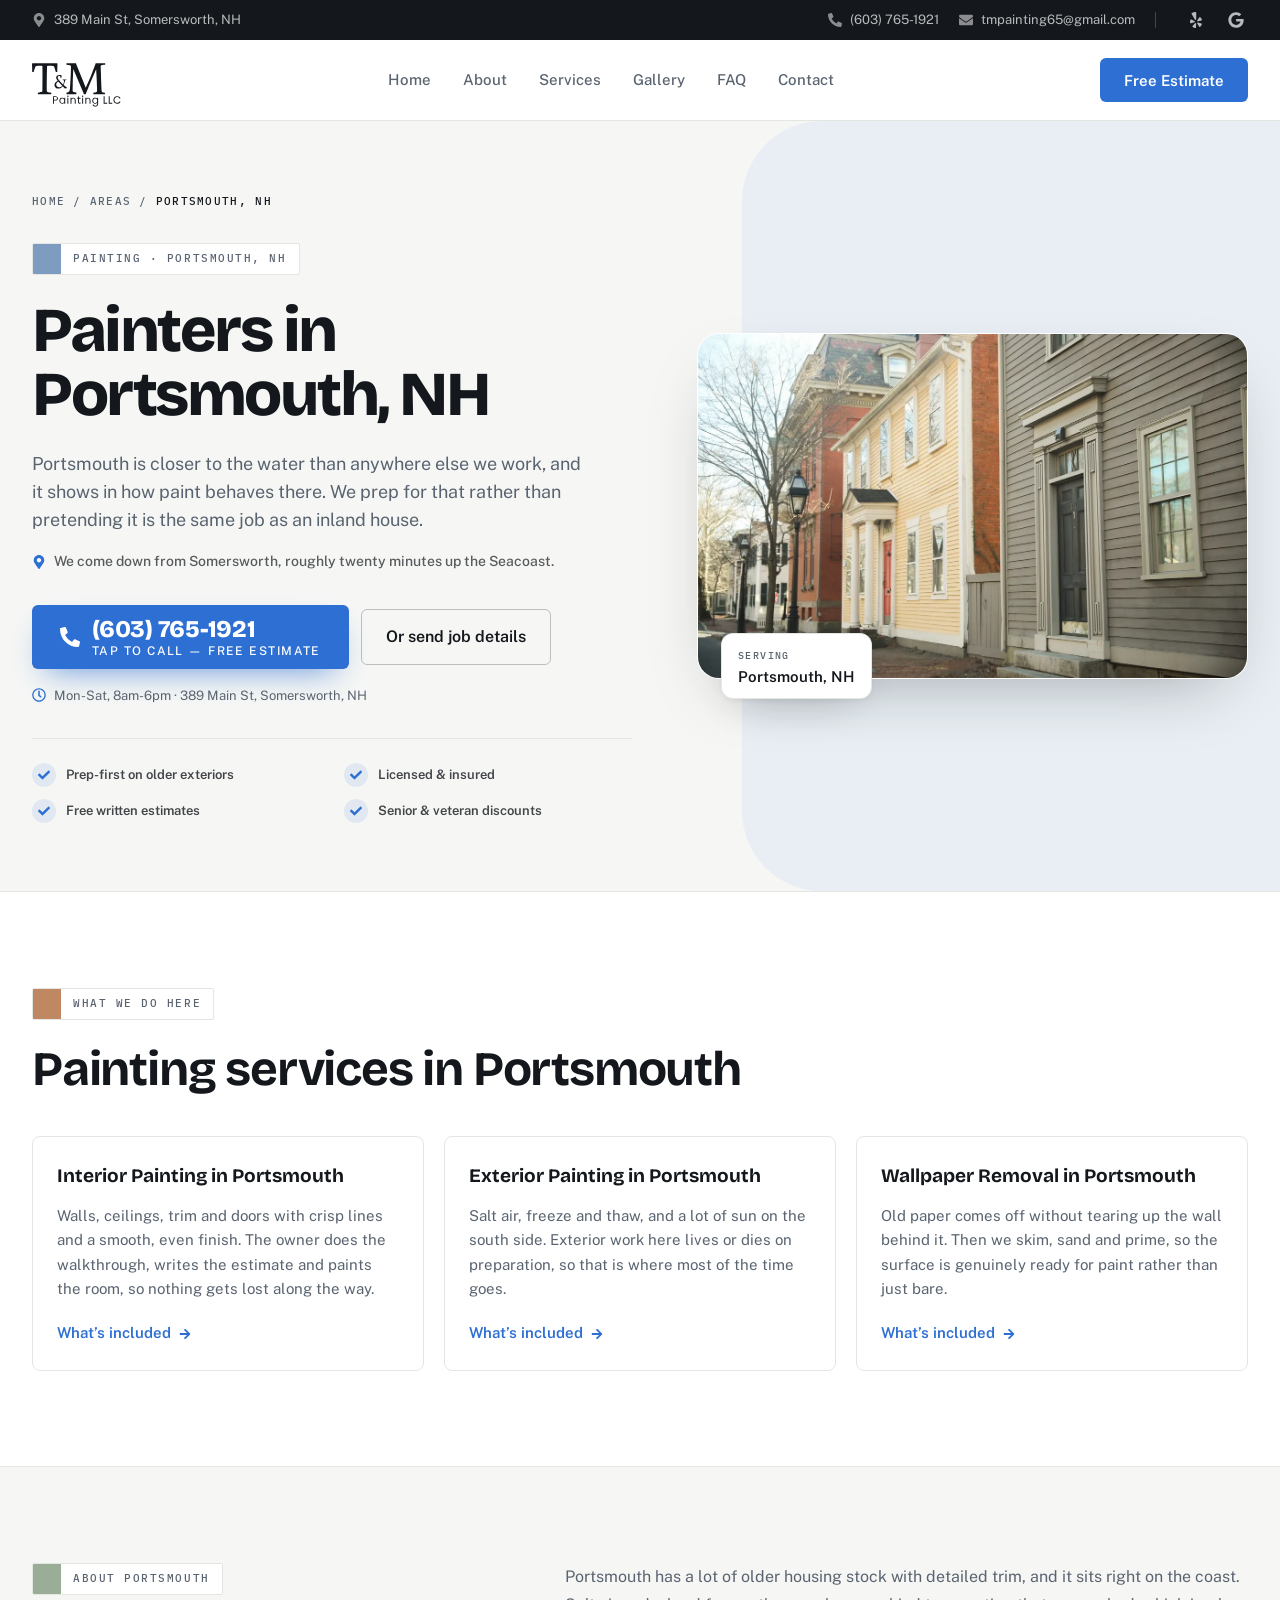
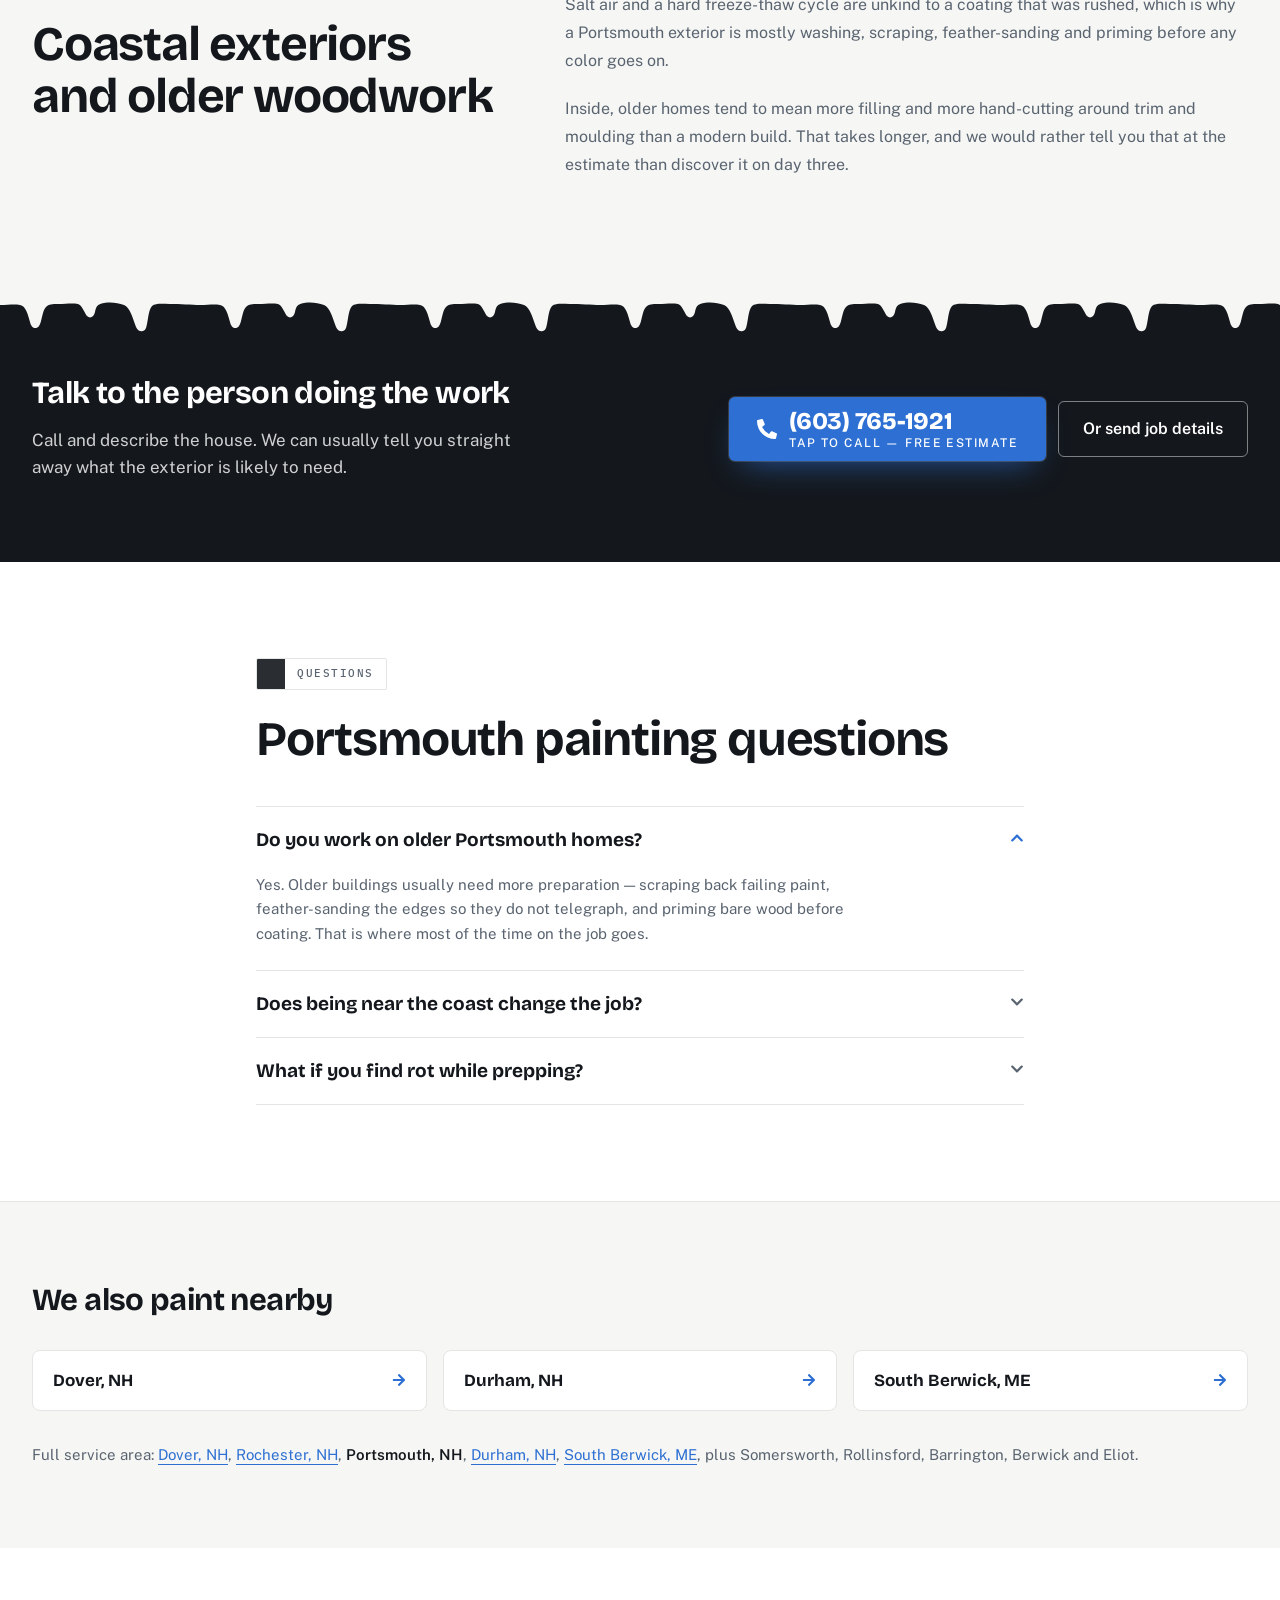
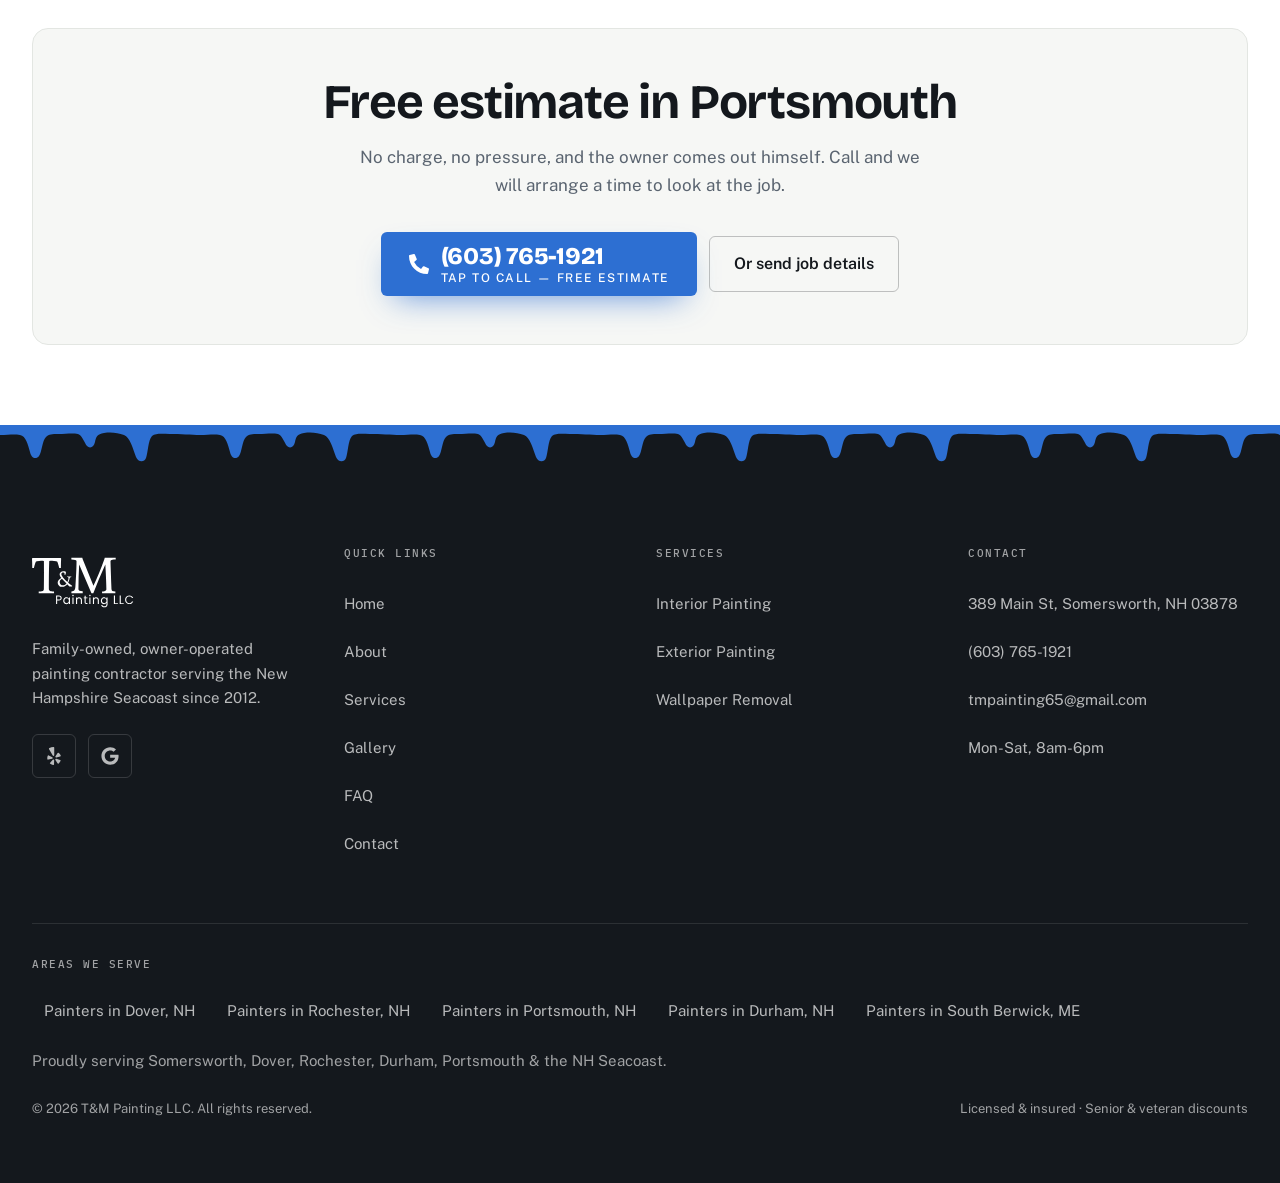
<file: painters/portsmouth-nh/index.html>
<!DOCTYPE html><html lang="en-US"><head><meta charSet="utf-8"/><meta http-equiv="x-ua-compatible" content="ie=edge"/><meta name="viewport" content="width=device-width, initial-scale=1, shrink-to-fit=no"/><meta name="generator" content="Gatsby 5.16.1"/><meta name="theme-color" content="#14181D"/><meta name="description" content="Painters in Portsmouth, NH. Careful prep on older woodwork, coatings that handle coastal weather. Owner-operated since 2012. Call (603) 765-1921." data-gatsby-head="true"/><meta name="robots" content="index,follow" data-gatsby-head="true"/><meta name="format-detection" content="telephone=no" data-gatsby-head="true"/><meta property="og:type" content="website" data-gatsby-head="true"/><meta property="og:site_name" content="T&amp;M Painting LLC" data-gatsby-head="true"/><meta property="og:title" content="Painters in Portsmouth, NH | House Painting | T&amp;M Painting" data-gatsby-head="true"/><meta property="og:description" content="Painters in Portsmouth, NH. Careful prep on older woodwork, coatings that handle coastal weather. Owner-operated since 2012. Call (603) 765-1921." data-gatsby-head="true"/><meta property="og:url" content="https://tandmpaintingllc.com/painters/portsmouth-nh/" data-gatsby-head="true"/><meta property="og:locale" content="en_US" data-gatsby-head="true"/><meta property="og:image" content="https://tandmpaintingllc.com/og-portsmouth-nh.jpg" data-gatsby-head="true"/><meta property="og:image:width" content="1200" data-gatsby-head="true"/><meta property="og:image:height" content="630" data-gatsby-head="true"/><meta property="og:image:alt" content="T&amp;M Painting LLC — Interior &amp; exterior painting for the NH Seacoast" data-gatsby-head="true"/><meta name="twitter:card" content="summary_large_image" data-gatsby-head="true"/><meta name="twitter:title" content="Painters in Portsmouth, NH | House Painting | T&amp;M Painting" data-gatsby-head="true"/><meta name="twitter:description" content="Painters in Portsmouth, NH. Careful prep on older woodwork, coatings that handle coastal weather. Owner-operated since 2012. Call (603) 765-1921." data-gatsby-head="true"/><meta name="twitter:image" content="https://tandmpaintingllc.com/og-portsmouth-nh.jpg" data-gatsby-head="true"/><meta name="twitter:image:alt" content="T&amp;M Painting LLC — Interior &amp; exterior painting for the NH Seacoast" data-gatsby-head="true"/><meta name="geo.region" content="US-NH" data-gatsby-head="true"/><meta name="geo.placename" content="Somersworth" data-gatsby-head="true"/><meta name="geo.position" content="43.2458412;-70.8527675" data-gatsby-head="true"/><style data-href="/styles.bbc696bc079dd11ae11d.css" data-identity="gatsby-global-css">*,:after,:before{--tw-border-spacing-x:0;--tw-border-spacing-y:0;--tw-translate-x:0;--tw-translate-y:0;--tw-rotate:0;--tw-skew-x:0;--tw-skew-y:0;--tw-scale-x:1;--tw-scale-y:1;--tw-pan-x: ;--tw-pan-y: ;--tw-pinch-zoom: ;--tw-scroll-snap-strictness:proximity;--tw-gradient-from-position: ;--tw-gradient-via-position: ;--tw-gradient-to-position: ;--tw-ordinal: ;--tw-slashed-zero: ;--tw-numeric-figure: ;--tw-numeric-spacing: ;--tw-numeric-fraction: ;--tw-ring-inset: ;--tw-ring-offset-width:0px;--tw-ring-offset-color:#fff;--tw-ring-color:rgba(59,130,246,.5);--tw-ring-offset-shadow:0 0 #0000;--tw-ring-shadow:0 0 #0000;--tw-shadow:0 0 #0000;--tw-shadow-colored:0 0 #0000;--tw-blur: ;--tw-brightness: ;--tw-contrast: ;--tw-grayscale: ;--tw-hue-rotate: ;--tw-invert: ;--tw-saturate: ;--tw-sepia: ;--tw-drop-shadow: ;--tw-backdrop-blur: ;--tw-backdrop-brightness: ;--tw-backdrop-contrast: ;--tw-backdrop-grayscale: ;--tw-backdrop-hue-rotate: ;--tw-backdrop-invert: ;--tw-backdrop-opacity: ;--tw-backdrop-saturate: ;--tw-backdrop-sepia: ;--tw-contain-size: ;--tw-contain-layout: ;--tw-contain-paint: ;--tw-contain-style: }::backdrop{--tw-border-spacing-x:0;--tw-border-spacing-y:0;--tw-translate-x:0;--tw-translate-y:0;--tw-rotate:0;--tw-skew-x:0;--tw-skew-y:0;--tw-scale-x:1;--tw-scale-y:1;--tw-pan-x: ;--tw-pan-y: ;--tw-pinch-zoom: ;--tw-scroll-snap-strictness:proximity;--tw-gradient-from-position: ;--tw-gradient-via-position: ;--tw-gradient-to-position: ;--tw-ordinal: ;--tw-slashed-zero: ;--tw-numeric-figure: ;--tw-numeric-spacing: ;--tw-numeric-fraction: ;--tw-ring-inset: ;--tw-ring-offset-width:0px;--tw-ring-offset-color:#fff;--tw-ring-color:rgba(59,130,246,.5);--tw-ring-offset-shadow:0 0 #0000;--tw-ring-shadow:0 0 #0000;--tw-shadow:0 0 #0000;--tw-shadow-colored:0 0 #0000;--tw-blur: ;--tw-brightness: ;--tw-contrast: ;--tw-grayscale: ;--tw-hue-rotate: ;--tw-invert: ;--tw-saturate: ;--tw-sepia: ;--tw-drop-shadow: ;--tw-backdrop-blur: ;--tw-backdrop-brightness: ;--tw-backdrop-contrast: ;--tw-backdrop-grayscale: ;--tw-backdrop-hue-rotate: ;--tw-backdrop-invert: ;--tw-backdrop-opacity: ;--tw-backdrop-saturate: ;--tw-backdrop-sepia: ;--tw-contain-size: ;--tw-contain-layout: ;--tw-contain-paint: ;--tw-contain-style: }/*
! tailwindcss v3.4.19 | MIT License | https://tailwindcss.com
*/*,:after,:before{border:0 solid #e5e7eb;box-sizing:border-box}:after,:before{--tw-content:""}:host,html{-webkit-text-size-adjust:100%;font-feature-settings:normal;-webkit-tap-highlight-color:transparent;font-family:Public Sans,ui-sans-serif,system-ui,sans-serif;font-variation-settings:normal;line-height:1.5;-moz-tab-size:4;-o-tab-size:4;tab-size:4}body{line-height:inherit;margin:0}hr{border-top-width:1px;color:inherit;height:0}abbr:where([title]){-webkit-text-decoration:underline dotted;text-decoration:underline dotted}h1,h2,h3,h4,h5,h6{font-size:inherit;font-weight:inherit}a{color:inherit;text-decoration:inherit}b,strong{font-weight:bolder}code,kbd,pre,samp{font-feature-settings:normal;font-family:IBM Plex Mono,ui-monospace,SFMono-Regular,monospace;font-size:1em;font-variation-settings:normal}small{font-size:80%}sub,sup{font-size:75%;line-height:0;position:relative;vertical-align:baseline}sub{bottom:-.25em}sup{top:-.5em}table{border-collapse:collapse;border-color:inherit;text-indent:0}button,input,optgroup,select,textarea{font-feature-settings:inherit;color:inherit;font-family:inherit;font-size:100%;font-variation-settings:inherit;font-weight:inherit;letter-spacing:inherit;line-height:inherit;margin:0;padding:0}button,select{text-transform:none}button,input:where([type=button]),input:where([type=reset]),input:where([type=submit]){-webkit-appearance:button;background-color:transparent;background-image:none}:-moz-focusring{outline:auto}:-moz-ui-invalid{box-shadow:none}progress{vertical-align:baseline}::-webkit-inner-spin-button,::-webkit-outer-spin-button{height:auto}[type=search]{-webkit-appearance:textfield;outline-offset:-2px}::-webkit-search-decoration{-webkit-appearance:none}::-webkit-file-upload-button{-webkit-appearance:button;font:inherit}summary{display:list-item}blockquote,dd,dl,figure,h1,h2,h3,h4,h5,h6,hr,p,pre{margin:0}fieldset{margin:0}fieldset,legend{padding:0}menu,ol,ul{list-style:none;margin:0;padding:0}dialog{padding:0}textarea{resize:vertical}input::-moz-placeholder,textarea::-moz-placeholder{color:#9ca3af;opacity:1}input::placeholder,textarea::placeholder{color:#9ca3af;opacity:1}[role=button],button{cursor:pointer}:disabled{cursor:default}audio,canvas,embed,iframe,img,object,svg,video{display:block;vertical-align:middle}img,video{height:auto;max-width:100%}[hidden]:where(:not([hidden=until-found])){display:none}@font-face{font-display:swap;font-family:Bricolage Grotesque;font-style:normal;font-weight:700;src:url(/fonts/bricolage-grotesque-latin-700-normal.woff2) format("woff2");unicode-range:u+00??,u+0131,u+0152-0153,u+02bb-02bc,u+02c6,u+02da,u+02dc,u+0304,u+0308,u+0329,u+2000-206f,u+20ac,u+2122,u+2191,u+2193,u+2212,u+2215,u+feff,u+fffd}@font-face{font-display:swap;font-family:Bricolage Grotesque;font-style:normal;font-weight:800;src:url(/fonts/bricolage-grotesque-latin-800-normal.woff2) format("woff2");unicode-range:u+00??,u+0131,u+0152-0153,u+02bb-02bc,u+02c6,u+02da,u+02dc,u+0304,u+0308,u+0329,u+2000-206f,u+20ac,u+2122,u+2191,u+2193,u+2212,u+2215,u+feff,u+fffd}@font-face{font-display:swap;font-family:Public Sans;font-style:normal;font-weight:400;src:url(/fonts/public-sans-latin-400-normal.woff2) format("woff2");unicode-range:u+00??,u+0131,u+0152-0153,u+02bb-02bc,u+02c6,u+02da,u+02dc,u+0304,u+0308,u+0329,u+2000-206f,u+20ac,u+2122,u+2191,u+2193,u+2212,u+2215,u+feff,u+fffd}@font-face{font-display:swap;font-family:Public Sans;font-style:normal;font-weight:500;src:url(/fonts/public-sans-latin-500-normal.woff2) format("woff2");unicode-range:u+00??,u+0131,u+0152-0153,u+02bb-02bc,u+02c6,u+02da,u+02dc,u+0304,u+0308,u+0329,u+2000-206f,u+20ac,u+2122,u+2191,u+2193,u+2212,u+2215,u+feff,u+fffd}@font-face{font-display:swap;font-family:Public Sans;font-style:normal;font-weight:600;src:url(/fonts/public-sans-latin-600-normal.woff2) format("woff2");unicode-range:u+00??,u+0131,u+0152-0153,u+02bb-02bc,u+02c6,u+02da,u+02dc,u+0304,u+0308,u+0329,u+2000-206f,u+20ac,u+2122,u+2191,u+2193,u+2212,u+2215,u+feff,u+fffd}@font-face{font-display:swap;font-family:IBM Plex Mono;font-style:normal;font-weight:500;src:url(/fonts/ibm-plex-mono-latin-500-normal.woff2) format("woff2");unicode-range:u+00??,u+0131,u+0152-0153,u+02bb-02bc,u+02c6,u+02da,u+02dc,u+0304,u+0308,u+0329,u+2000-206f,u+20ac,u+2122,u+2191,u+2193,u+2212,u+2215,u+feff,u+fffd}:root{--topbar-h:0px;--header-h:73px;--chrome-h:calc(var(--topbar-h) + var(--header-h))}@media (min-width:1024px){:root{--topbar-h:40px;--header-h:81px}}html{-webkit-text-size-adjust:100%;scroll-behavior:smooth}body{--tw-bg-opacity:1;--tw-text-opacity:1;-webkit-font-smoothing:antialiased;-moz-osx-font-smoothing:grayscale;background-color:rgb(246 247 245/var(--tw-bg-opacity,1));color:rgb(20 24 29/var(--tw-text-opacity,1));font-family:Public Sans,ui-sans-serif,system-ui,sans-serif;font-size:16px;font-weight:400;line-height:1.625;text-rendering:optimizeLegibility}@media (min-width:768px){body{font-size:17px}}h1,h2,h3{--tw-text-opacity:1;color:rgb(20 24 29/var(--tw-text-opacity,1));font-family:Bricolage Grotesque,ui-sans-serif,system-ui,sans-serif}div[id],section[id]{scroll-margin-top:88px}@media (min-width:1024px){div[id],section[id]{scroll-margin-top:80px}}:focus-visible{border-radius:2px;outline:2px solid #2d6fd2;outline-offset:2px}::-moz-selection{background:#2d6fd2;color:#fff}::selection{background:#2d6fd2;color:#fff}.container{width:100%}@media (min-width:640px){.container{max-width:640px}}@media (min-width:768px){.container{max-width:768px}}@media (min-width:1024px){.container{max-width:1024px}}@media (min-width:1280px){.container{max-width:1280px}}@media (min-width:1536px){.container{max-width:1536px}}.shell{margin-left:auto;margin-right:auto;max-width:1280px;padding-left:1.25rem;padding-right:1.25rem;width:100%}@media (min-width:640px){.shell{padding-left:1.5rem;padding-right:1.5rem}}@media (min-width:1024px){.shell{padding-left:2rem;padding-right:2rem}}.main-offset{padding-top:var(--chrome-h)}.btn,.btn-primary{align-items:center;border-radius:.375rem;display:inline-flex;font-size:15px;font-weight:600;gap:.5rem;justify-content:center;line-height:1;min-height:44px;padding-left:1.5rem;padding-right:1.5rem;transition-duration:.2s;transition-property:color,background-color,border-color,text-decoration-color,fill,stroke;transition-timing-function:cubic-bezier(.4,0,.2,1)}.btn-primary{--tw-bg-opacity:1;--tw-text-opacity:1;background-color:rgb(45 111 210/var(--tw-bg-opacity,1));color:rgb(255 255 255/var(--tw-text-opacity,1))}.btn-primary:hover{--tw-bg-opacity:1;background-color:rgb(31 85 168/var(--tw-bg-opacity,1))}.btn-ghost-light{--tw-text-opacity:1;align-items:center;border-color:hsla(0,0%,100%,.45);border-radius:.375rem;border-width:1px;color:rgb(255 255 255/var(--tw-text-opacity,1));display:inline-flex;font-size:15px;font-weight:600;gap:.5rem;justify-content:center;line-height:1;min-height:44px;padding-left:1.5rem;padding-right:1.5rem;transition-duration:.2s;transition-property:color,background-color,border-color,text-decoration-color,fill,stroke;transition-timing-function:cubic-bezier(.4,0,.2,1)}.btn-ghost-light:hover{--tw-border-opacity:1;background-color:hsla(0,0%,100%,.1);border-color:rgb(255 255 255/var(--tw-border-opacity,1))}.btn-outline-ink{--tw-text-opacity:1;align-items:center;border-color:rgba(20,24,29,.25);border-radius:.375rem;border-width:1px;color:rgb(20 24 29/var(--tw-text-opacity,1));display:inline-flex;font-size:15px;font-weight:600;gap:.5rem;justify-content:center;line-height:1;min-height:44px;padding-left:1.5rem;padding-right:1.5rem;transition-duration:.2s;transition-property:color,background-color,border-color,text-decoration-color,fill,stroke;transition-timing-function:cubic-bezier(.4,0,.2,1)}.btn-outline-ink:hover{--tw-border-opacity:1;background-color:rgba(20,24,29,.04);border-color:rgb(20 24 29/var(--tw-border-opacity,1))}.eyebrow-label{font-family:IBM Plex Mono,ui-monospace,SFMono-Regular,monospace;font-size:11px;font-weight:500;letter-spacing:.14em;text-transform:uppercase}.link-tape{--tw-text-opacity:1;color:rgb(45 111 210/var(--tw-text-opacity,1));text-decoration-line:underline;text-underline-offset:4px;transition-duration:.15s;transition-property:color,background-color,border-color,text-decoration-color,fill,stroke;transition-timing-function:cubic-bezier(.4,0,.2,1)}.link-tape:hover{--tw-text-opacity:1;color:rgb(31 85 168/var(--tw-text-opacity,1))}.sr-only{clip:rect(0,0,0,0);border-width:0;height:1px;margin:-1px;overflow:hidden;padding:0;position:absolute;white-space:nowrap;width:1px}.pointer-events-none{pointer-events:none}.visible{visibility:visible}.invisible{visibility:hidden}.static{position:static}.fixed{position:fixed}.absolute{position:absolute}.relative{position:relative}.sticky{position:sticky}.inset-0{inset:0}.inset-x-0{left:0;right:0}.inset-x-3{left:.75rem;right:.75rem}.inset-x-\[-5\%\]{left:-5%;right:-5%}.inset-y-0{bottom:0;top:0}.-bottom-1{bottom:-.25rem}.-bottom-4{bottom:-1rem}.-bottom-5{bottom:-1.25rem}.-left-2{left:-.5rem}.-left-24{left:-6rem}.-right-20{right:-5rem}.-top-2{top:-.5rem}.-top-20{top:-5rem}.bottom-0{bottom:0}.bottom-1\.5{bottom:.375rem}.bottom-\[-18px\]{bottom:-18px}.left-0{left:0}.left-5{left:1.25rem}.left-6{left:1.5rem}.left-\[-3\%\]{left:-3%}.right-0{right:0}.right-5{right:1.25rem}.top-0{top:0}.top-0\.5{top:.125rem}.top-44{top:11rem}.top-5{top:1.25rem}.top-\[-1\%\]{top:-1%}.top-\[13px\]{top:13px}.top-\[7px\]{top:7px}.isolate{isolation:isolate}.-z-10{z-index:-10}.-z-20{z-index:-20}.z-10{z-index:10}.z-40{z-index:40}.z-50{z-index:50}.z-\[60\]{z-index:60}.z-\[70\]{z-index:70}.-m-2{margin:-.5rem}.mx-auto{margin-left:auto;margin-right:auto}.-mr-2{margin-right:-.5rem}.mb-14{margin-bottom:3.5rem}.mb-2{margin-bottom:.5rem}.mb-5{margin-bottom:1.25rem}.mb-7{margin-bottom:1.75rem}.ml-0\.5{margin-left:.125rem}.mt-0\.5{margin-top:.125rem}.mt-1{margin-top:.25rem}.mt-1\.5{margin-top:.375rem}.mt-10{margin-top:2.5rem}.mt-12{margin-top:3rem}.mt-14{margin-top:3.5rem}.mt-2{margin-top:.5rem}.mt-3{margin-top:.75rem}.mt-4{margin-top:1rem}.mt-5{margin-top:1.25rem}.mt-6{margin-top:1.5rem}.mt-7{margin-top:1.75rem}.mt-8{margin-top:2rem}.mt-9{margin-top:2.25rem}.mt-auto{margin-top:auto}.block{display:block}.inline-block{display:inline-block}.flex{display:flex}.inline-flex{display:inline-flex}.grid{display:grid}.hidden{display:none}.h-0\.5{height:.125rem}.h-1\.5{height:.375rem}.h-10{height:2.5rem}.h-11{height:2.75rem}.h-12{height:3rem}.h-16{height:4rem}.h-2\.5{height:.625rem}.h-3{height:.75rem}.h-3\.5{height:.875rem}.h-4{height:1rem}.h-5{height:1.25rem}.h-6{height:1.5rem}.h-64{height:16rem}.h-9{height:2.25rem}.h-\[100dvh\]{height:100dvh}.h-\[18px\]{height:18px}.h-\[19px\]{height:19px}.h-\[72px\]{height:72px}.h-\[76px\]{height:76px}.h-\[95\%\]{height:95%}.h-full{height:100%}.max-h-0{max-height:0}.max-h-10{max-height:2.5rem}.min-h-\[26px\]{min-height:26px}.min-h-\[44px\]{min-height:44px}.min-h-\[460px\]{min-height:460px}.min-h-\[48px\]{min-height:48px}.min-h-\[54px\]{min-height:54px}.min-h-\[56px\]{min-height:56px}.min-h-\[64px\]{min-height:64px}.min-h-\[68px\]{min-height:68px}.min-h-screen{min-height:100vh}.w-1\/2{width:50%}.w-10{width:2.5rem}.w-11{width:2.75rem}.w-12{width:3rem}.w-16{width:4rem}.w-2\.5{width:.625rem}.w-3{width:.75rem}.w-3\.5{width:.875rem}.w-4{width:1rem}.w-5{width:1.25rem}.w-6{width:1.5rem}.w-64{width:16rem}.w-9{width:2.25rem}.w-\[104\%\]{width:104%}.w-\[106\%\]{width:106%}.w-\[110\%\]{width:110%}.w-\[18px\]{width:18px}.w-\[19px\]{width:19px}.w-\[42\%\]{width:42%}.w-\[min\(88vw\2c 360px\)\]{width:min(88vw,360px)}.w-auto{width:auto}.w-fit{width:-moz-fit-content;width:fit-content}.w-full{width:100%}.w-px{width:1px}.min-w-0{min-width:0}.max-w-2xl{max-width:42rem}.max-w-3xl{max-width:48rem}.max-w-\[16ch\]{max-width:16ch}.max-w-\[500px\]{max-width:500px}.max-w-\[520px\]{max-width:520px}.max-w-\[560px\]{max-width:560px}.max-w-\[570px\]{max-width:570px}.max-w-\[600px\]{max-width:600px}.max-w-\[650px\]{max-width:650px}.max-w-\[720px\]{max-width:720px}.max-w-lg{max-width:32rem}.max-w-md{max-width:28rem}.max-w-xl{max-width:36rem}.max-w-xs{max-width:20rem}.flex-1{flex:1 1 0%}.shrink-0{flex-shrink:0}.origin-left{transform-origin:left}.translate-x-0{--tw-translate-x:0px}.translate-x-0,.translate-x-4{transform:translate(var(--tw-translate-x),var(--tw-translate-y)) rotate(var(--tw-rotate)) skewX(var(--tw-skew-x)) skewY(var(--tw-skew-y)) scaleX(var(--tw-scale-x)) scaleY(var(--tw-scale-y))}.translate-x-4{--tw-translate-x:1rem}.translate-x-full{--tw-translate-x:100%}.translate-x-full,.translate-y-0{transform:translate(var(--tw-translate-x),var(--tw-translate-y)) rotate(var(--tw-rotate)) skewX(var(--tw-skew-x)) skewY(var(--tw-skew-y)) scaleX(var(--tw-scale-x)) scaleY(var(--tw-scale-y))}.translate-y-0{--tw-translate-y:0px}.translate-y-2{--tw-translate-y:0.5rem}.-rotate-2,.translate-y-2{transform:translate(var(--tw-translate-x),var(--tw-translate-y)) rotate(var(--tw-rotate)) skewX(var(--tw-skew-x)) skewY(var(--tw-skew-y)) scaleX(var(--tw-scale-x)) scaleY(var(--tw-scale-y))}.-rotate-2{--tw-rotate:-2deg}.-rotate-45{--tw-rotate:-45deg}.-rotate-45,.-rotate-\[1\.4deg\]{transform:translate(var(--tw-translate-x),var(--tw-translate-y)) rotate(var(--tw-rotate)) skewX(var(--tw-skew-x)) skewY(var(--tw-skew-y)) scaleX(var(--tw-scale-x)) scaleY(var(--tw-scale-y))}.-rotate-\[1\.4deg\]{--tw-rotate:-1.4deg}.rotate-0{--tw-rotate:0deg}.rotate-0,.rotate-180{transform:translate(var(--tw-translate-x),var(--tw-translate-y)) rotate(var(--tw-rotate)) skewX(var(--tw-skew-x)) skewY(var(--tw-skew-y)) scaleX(var(--tw-scale-x)) scaleY(var(--tw-scale-y))}.rotate-180{--tw-rotate:180deg}.rotate-45{--tw-rotate:45deg}.rotate-45,.scale-x-0{transform:translate(var(--tw-translate-x),var(--tw-translate-y)) rotate(var(--tw-rotate)) skewX(var(--tw-skew-x)) skewY(var(--tw-skew-y)) scaleX(var(--tw-scale-x)) scaleY(var(--tw-scale-y))}.scale-x-0{--tw-scale-x:0}.scale-x-100{--tw-scale-x:1;transform:translate(var(--tw-translate-x),var(--tw-translate-y)) rotate(var(--tw-rotate)) skewX(var(--tw-skew-x)) skewY(var(--tw-skew-y)) scaleX(var(--tw-scale-x)) scaleY(var(--tw-scale-y))}.resize-y{resize:vertical}.appearance-none{-webkit-appearance:none;-moz-appearance:none;appearance:none}.break-inside-avoid{-moz-column-break-inside:avoid;break-inside:avoid}.grid-cols-2{grid-template-columns:repeat(2,minmax(0,1fr))}.grid-cols-3{grid-template-columns:repeat(3,minmax(0,1fr))}.grid-rows-\[0fr\]{grid-template-rows:0fr}.grid-rows-\[1fr\]{grid-template-rows:1fr}.flex-col{flex-direction:column}.flex-wrap{flex-wrap:wrap}.items-start{align-items:flex-start}.items-end{align-items:flex-end}.items-center{align-items:center}.items-stretch{align-items:stretch}.justify-center{justify-content:center}.justify-between{justify-content:space-between}.gap-1{gap:.25rem}.gap-1\.5{gap:.375rem}.gap-10{gap:2.5rem}.gap-12{gap:3rem}.gap-14{gap:3.5rem}.gap-2{gap:.5rem}.gap-2\.5{gap:.625rem}.gap-3{gap:.75rem}.gap-4{gap:1rem}.gap-5{gap:1.25rem}.gap-6{gap:1.5rem}.gap-8{gap:2rem}.gap-x-2{-moz-column-gap:.5rem;column-gap:.5rem}.gap-x-6{-moz-column-gap:1.5rem;column-gap:1.5rem}.gap-x-8{-moz-column-gap:2rem;column-gap:2rem}.gap-y-1{row-gap:.25rem}.gap-y-3{row-gap:.75rem}.gap-y-4{row-gap:1rem}.gap-y-5{row-gap:1.25rem}.space-y-1>:not([hidden])~:not([hidden]){--tw-space-y-reverse:0;margin-bottom:calc(.25rem*var(--tw-space-y-reverse));margin-top:calc(.25rem*(1 - var(--tw-space-y-reverse)))}.space-y-5>:not([hidden])~:not([hidden]){--tw-space-y-reverse:0;margin-bottom:calc(1.25rem*var(--tw-space-y-reverse));margin-top:calc(1.25rem*(1 - var(--tw-space-y-reverse)))}.divide-y>:not([hidden])~:not([hidden]){--tw-divide-y-reverse:0;border-bottom-width:calc(1px*var(--tw-divide-y-reverse));border-top-width:calc(1px*(1 - var(--tw-divide-y-reverse)))}.divide-mist>:not([hidden])~:not([hidden]){--tw-divide-opacity:1;border-color:rgb(227 230 226/var(--tw-divide-opacity,1))}.self-start{align-self:flex-start}.overflow-hidden{overflow:hidden}.overflow-visible{overflow:visible}.overflow-y-auto{overflow-y:auto}.whitespace-nowrap{white-space:nowrap}.break-words{overflow-wrap:break-word}.break-all{word-break:break-all}.rounded-2xl{border-radius:1rem}.rounded-\[22px\]{border-radius:22px}.rounded-\[26px\]{border-radius:26px}.rounded-\[28px\]{border-radius:28px}.rounded-full{border-radius:9999px}.rounded-lg{border-radius:.5rem}.rounded-md{border-radius:.375rem}.rounded-sm{border-radius:.125rem}.rounded-xl{border-radius:.75rem}.rounded-l-\[5rem\]{border-bottom-left-radius:5rem;border-top-left-radius:5rem}.border{border-width:1px}.border-2{border-width:2px}.border-\[42px\]{border-width:42px}.border-y{border-top-width:1px}.border-b,.border-y{border-bottom-width:1px}.border-t{border-top-width:1px}.border-ink\/25{border-color:rgba(20,24,29,.25)}.border-mist{--tw-border-opacity:1;border-color:rgb(227 230 226/var(--tw-border-opacity,1))}.border-mist\/70{border-color:hsla(105,7%,89%,.7)}.border-mist\/90{border-color:hsla(105,7%,89%,.9)}.border-red-500{--tw-border-opacity:1;border-color:rgb(239 68 68/var(--tw-border-opacity,1))}.border-tape{--tw-border-opacity:1;border-color:rgb(45 111 210/var(--tw-border-opacity,1))}.border-tape\/15{border-color:rgba(45,111,210,.15)}.border-tape\/\[0\.035\]{border-color:rgba(45,111,210,.035)}.border-white\/10{border-color:hsla(0,0%,100%,.1)}.border-white\/15{border-color:hsla(0,0%,100%,.15)}.border-white\/25{border-color:hsla(0,0%,100%,.25)}.border-white\/30{border-color:hsla(0,0%,100%,.3)}.border-white\/35{border-color:hsla(0,0%,100%,.35)}.border-white\/45{border-color:hsla(0,0%,100%,.45)}.border-white\/80{border-color:hsla(0,0%,100%,.8)}.bg-\[\#4285F4\]\/10{background-color:rgba(66,133,244,.1)}.bg-chip-clay{--tw-bg-opacity:1;background-color:rgb(192 136 98/var(--tw-bg-opacity,1))}.bg-chip-dusty{--tw-bg-opacity:1;background-color:rgb(126 155 192/var(--tw-bg-opacity,1))}.bg-chip-offblack{--tw-bg-opacity:1;background-color:rgb(42 46 51/var(--tw-bg-opacity,1))}.bg-chip-sage{--tw-bg-opacity:1;background-color:rgb(154 173 150/var(--tw-bg-opacity,1))}.bg-current{background-color:currentColor}.bg-ink{--tw-bg-opacity:1;background-color:rgb(20 24 29/var(--tw-bg-opacity,1))}.bg-ink\/20{background-color:rgba(20,24,29,.2)}.bg-ink\/40{background-color:rgba(20,24,29,.4)}.bg-ink\/75{background-color:rgba(20,24,29,.75)}.bg-ink\/80{background-color:rgba(20,24,29,.8)}.bg-primer{--tw-bg-opacity:1;background-color:rgb(246 247 245/var(--tw-bg-opacity,1))}.bg-red-50{--tw-bg-opacity:1;background-color:rgb(254 242 242/var(--tw-bg-opacity,1))}.bg-tape{--tw-bg-opacity:1;background-color:rgb(45 111 210/var(--tw-bg-opacity,1))}.bg-tape\/10{background-color:rgba(45,111,210,.1)}.bg-tape\/20{background-color:rgba(45,111,210,.2)}.bg-tape\/\[0\.055\]{background-color:rgba(45,111,210,.055)}.bg-tape\/\[0\.07\]{background-color:rgba(45,111,210,.07)}.bg-white{--tw-bg-opacity:1;background-color:rgb(255 255 255/var(--tw-bg-opacity,1))}.bg-white\/10{background-color:hsla(0,0%,100%,.1)}.bg-white\/20{background-color:hsla(0,0%,100%,.2)}.bg-white\/95{background-color:hsla(0,0%,100%,.95)}.bg-\[url\(\'data\:image\/svg\+xml\;charset\=utf-8\2c \%3Csvg\%20xmlns\%3D\%22http\%3A\/\/www\.w3\.org\/2000\/svg\%22\%20viewBox\%3D\%220\%200\%2016\%2016\%22\%20fill\%3D\%22\%235A6470\%22\%3E\%3Cpath\%20d\%3D\%22M4\.5\%206\.5L8\%2010l3\.5-3\.5z\%22\/\%3E\%3C\/svg\%3E\'\)\]{background-image:url("data:image/svg+xml;charset=utf-8,%3Csvg xmlns='http://www.w3.org/2000/svg' fill='%235A6470' viewBox='0 0 16 16'%3E%3Cpath d='M4.5 6.5 8 10l3.5-3.5z'/%3E%3C/svg%3E")}.bg-\[length\:20px_20px\]{background-size:20px 20px}.bg-\[right_14px_center\]{background-position:right 14px center}.bg-no-repeat{background-repeat:no-repeat}.p-2{padding:.5rem}.p-6{padding:1.5rem}.p-7{padding:1.75rem}.px-2\.5{padding-left:.625rem;padding-right:.625rem}.px-3{padding-left:.75rem;padding-right:.75rem}.px-3\.5{padding-left:.875rem;padding-right:.875rem}.px-4{padding-left:1rem;padding-right:1rem}.px-5{padding-left:1.25rem;padding-right:1.25rem}.px-6{padding-left:1.5rem;padding-right:1.5rem}.px-7{padding-left:1.75rem;padding-right:1.75rem}.px-8{padding-left:2rem;padding-right:2rem}.py-1{padding-bottom:.25rem;padding-top:.25rem}.py-1\.5{padding-bottom:.375rem;padding-top:.375rem}.py-12{padding-bottom:3rem;padding-top:3rem}.py-14{padding-bottom:3.5rem;padding-top:3.5rem}.py-16{padding-bottom:4rem;padding-top:4rem}.py-2{padding-bottom:.5rem;padding-top:.5rem}.py-20{padding-bottom:5rem;padding-top:5rem}.py-3{padding-bottom:.75rem;padding-top:.75rem}.py-3\.5{padding-bottom:.875rem;padding-top:.875rem}.py-4{padding-bottom:1rem;padding-top:1rem}.py-5{padding-bottom:1.25rem;padding-top:1.25rem}.py-6{padding-bottom:1.5rem;padding-top:1.5rem}.py-7{padding-bottom:1.75rem;padding-top:1.75rem}.py-8{padding-bottom:2rem;padding-top:2rem}.pb-1\.5{padding-bottom:.375rem}.pb-6{padding-bottom:1.5rem}.pb-9{padding-bottom:2.25rem}.pb-\[calc\(0\.5rem\+env\(safe-area-inset-bottom\)\)\]{padding-bottom:calc(.5rem + env(safe-area-inset-bottom))}.pb-\[calc\(5\.5rem\+env\(safe-area-inset-bottom\)\)\]{padding-bottom:calc(5.5rem + env(safe-area-inset-bottom))}.pb-\[max\(20px\2c env\(safe-area-inset-bottom\)\)\]{padding-bottom:max(20px,env(safe-area-inset-bottom))}.pr-1{padding-right:.25rem}.pr-10{padding-right:2.5rem}.pr-11{padding-right:2.75rem}.pt-10{padding-top:2.5rem}.pt-16{padding-top:4rem}.pt-5{padding-top:1.25rem}.pt-6{padding-top:1.5rem}.pt-8{padding-top:2rem}.text-left{text-align:left}.text-center{text-align:center}.align-middle{vertical-align:middle}.font-display{font-family:Bricolage Grotesque,ui-sans-serif,system-ui,sans-serif}.font-mono{font-family:IBM Plex Mono,ui-monospace,SFMono-Regular,monospace}.text-2xl{font-size:1.5rem;line-height:2rem}.text-4xl{font-size:2.25rem;line-height:2.5rem}.text-\[10px\]{font-size:10px}.text-\[11px\]{font-size:11px}.text-\[12px\]{font-size:12px}.text-\[13px\]{font-size:13px}.text-\[14px\]{font-size:14px}.text-\[15px\]{font-size:15px}.text-\[16px\]{font-size:16px}.text-\[17px\]{font-size:17px}.text-\[19px\]{font-size:19px}.text-\[22px\]{font-size:22px}.text-\[88px\]{font-size:88px}.text-\[clamp\(2\.35rem\2c 4\.4vw\2c 3\.6rem\)\]{font-size:clamp(2.35rem,4.4vw,3.6rem)}.text-\[clamp\(2\.5rem\2c 5vw\2c 3\.9rem\)\]{font-size:clamp(2.5rem,5vw,3.9rem)}.text-\[clamp\(3rem\2c 6\.1vw\2c 5\.15rem\)\]{font-size:clamp(3rem,6.1vw,5.15rem)}.text-base{font-size:1rem;line-height:1.5rem}.text-display-lg{font-size:clamp(2rem,4vw,3rem);letter-spacing:-.025em;line-height:1.08}.text-display-md{font-size:clamp(1.5rem,2.4vw,2rem);letter-spacing:-.02em;line-height:1.15}.text-sm{font-size:.875rem;line-height:1.25rem}.text-xl{font-size:1.25rem;line-height:1.75rem}.text-xs{font-size:.75rem;line-height:1rem}.font-bold{font-weight:700}.font-extrabold{font-weight:800}.font-medium{font-weight:500}.font-normal{font-weight:400}.font-semibold{font-weight:600}.uppercase{text-transform:uppercase}.not-italic{font-style:normal}.leading-\[0\.8\]{line-height:.8}.leading-\[0\.95\]{line-height:.95}.leading-\[1\.02\]{line-height:1.02}.leading-\[1\.75\]{line-height:1.75}.leading-\[1\.7\]{line-height:1.7}.leading-none{line-height:1}.leading-relaxed{line-height:1.625}.leading-snug{line-height:1.375}.tracking-\[-0\.01em\]{letter-spacing:-.01em}.tracking-\[-0\.02em\]{letter-spacing:-.02em}.tracking-\[-0\.035em\]{letter-spacing:-.035em}.tracking-\[-0\.03em\]{letter-spacing:-.03em}.tracking-\[-0\.045em\]{letter-spacing:-.045em}.tracking-\[-0\.04em\]{letter-spacing:-.04em}.tracking-\[-0\.07em\]{letter-spacing:-.07em}.tracking-\[0\.12em\]{letter-spacing:.12em}.tracking-\[0\.13em\]{letter-spacing:.13em}.tracking-\[0\.14em\]{letter-spacing:.14em}.tracking-\[0\.16em\]{letter-spacing:.16em}.tracking-\[0\.1em\]{letter-spacing:.1em}.text-\[\#4285F4\]{--tw-text-opacity:1;color:rgb(66 133 244/var(--tw-text-opacity,1))}.text-\[\#E8A33D\]{--tw-text-opacity:1;color:rgb(232 163 61/var(--tw-text-opacity,1))}.text-\[\#F3B34C\]{--tw-text-opacity:1;color:rgb(243 179 76/var(--tw-text-opacity,1))}.text-ink{--tw-text-opacity:1;color:rgb(20 24 29/var(--tw-text-opacity,1))}.text-ink\/70{color:rgba(20,24,29,.7)}.text-ink\/80{color:rgba(20,24,29,.8)}.text-primer{--tw-text-opacity:1;color:rgb(246 247 245/var(--tw-text-opacity,1))}.text-red-600{--tw-text-opacity:1;color:rgb(220 38 38/var(--tw-text-opacity,1))}.text-red-700{--tw-text-opacity:1;color:rgb(185 28 28/var(--tw-text-opacity,1))}.text-steel{--tw-text-opacity:1;color:rgb(90 100 112/var(--tw-text-opacity,1))}.text-tape{--tw-text-opacity:1;color:rgb(45 111 210/var(--tw-text-opacity,1))}.text-white{--tw-text-opacity:1;color:rgb(255 255 255/var(--tw-text-opacity,1))}.text-white\/40{color:hsla(0,0%,100%,.4)}.text-white\/50{color:hsla(0,0%,100%,.5)}.text-white\/55{color:hsla(0,0%,100%,.55)}.text-white\/60{color:hsla(0,0%,100%,.6)}.text-white\/65{color:hsla(0,0%,100%,.65)}.text-white\/70{color:hsla(0,0%,100%,.7)}.text-white\/80{color:hsla(0,0%,100%,.8)}.text-white\/90{color:hsla(0,0%,100%,.9)}.underline{text-decoration-line:underline}.decoration-white\/25{text-decoration-color:hsla(0,0%,100%,.25)}.underline-offset-8{text-underline-offset:8px}.opacity-0{opacity:0}.opacity-100{opacity:1}.opacity-15{opacity:.15}.shadow-\[-12px_0_40px_-12px_rgba\(20\2c 24\2c 29\2c 0\.35\)\]{--tw-shadow:-12px 0 40px -12px rgba(20,24,29,.35);--tw-shadow-colored:-12px 0 40px -12px var(--tw-shadow-color);box-shadow:var(--tw-ring-offset-shadow,0 0 #0000),var(--tw-ring-shadow,0 0 #0000),var(--tw-shadow)}.shadow-\[0_12px_28px_-12px_rgba\(45\2c 111\2c 210\2c 0\.65\)\]{--tw-shadow:0 12px 28px -12px rgba(45,111,210,.65);--tw-shadow-colored:0 12px 28px -12px var(--tw-shadow-color);box-shadow:var(--tw-ring-offset-shadow,0 0 #0000),var(--tw-ring-shadow,0 0 #0000),var(--tw-shadow)}.shadow-\[0_14px_32px_-14px_rgba\(45\2c 111\2c 210\2c 0\.75\)\]{--tw-shadow:0 14px 32px -14px rgba(45,111,210,.75);--tw-shadow-colored:0 14px 32px -14px var(--tw-shadow-color);box-shadow:var(--tw-ring-offset-shadow,0 0 #0000),var(--tw-ring-shadow,0 0 #0000),var(--tw-shadow)}.shadow-\[0_26px_65px_-30px_rgba\(20\2c 24\2c 29\2c 0\.38\)\]{--tw-shadow:0 26px 65px -30px rgba(20,24,29,.38);--tw-shadow-colored:0 26px 65px -30px var(--tw-shadow-color)}.shadow-\[0_26px_65px_-30px_rgba\(20\2c 24\2c 29\2c 0\.38\)\],.shadow-card{box-shadow:var(--tw-ring-offset-shadow,0 0 #0000),var(--tw-ring-shadow,0 0 #0000),var(--tw-shadow)}.shadow-card{--tw-shadow:0 1px 2px rgba(20,24,29,.04),0 8px 24px -12px rgba(20,24,29,.12);--tw-shadow-colored:0 1px 2px var(--tw-shadow-color),0 8px 24px -12px var(--tw-shadow-color)}.shadow-lift{--tw-shadow:0 2px 4px rgba(20,24,29,.05),0 18px 40px -18px rgba(20,24,29,.22);--tw-shadow-colored:0 2px 4px var(--tw-shadow-color),0 18px 40px -18px var(--tw-shadow-color)}.shadow-lift,.shadow-md{box-shadow:var(--tw-ring-offset-shadow,0 0 #0000),var(--tw-ring-shadow,0 0 #0000),var(--tw-shadow)}.shadow-md{--tw-shadow:0 4px 6px -1px rgba(0,0,0,.1),0 2px 4px -2px rgba(0,0,0,.1);--tw-shadow-colored:0 4px 6px -1px var(--tw-shadow-color),0 2px 4px -2px var(--tw-shadow-color)}.shadow-sm{--tw-shadow:0 1px 2px 0 rgba(0,0,0,.05);--tw-shadow-colored:0 1px 2px 0 var(--tw-shadow-color)}.shadow-sm,.shadow-sticky{box-shadow:var(--tw-ring-offset-shadow,0 0 #0000),var(--tw-ring-shadow,0 0 #0000),var(--tw-shadow)}.shadow-sticky{--tw-shadow:0 -4px 16px rgba(0,0,0,.08);--tw-shadow-colored:0 -4px 16px var(--tw-shadow-color)}.outline-none{outline:2px solid transparent;outline-offset:2px}.ring{--tw-ring-offset-shadow:var(--tw-ring-inset) 0 0 0 var(--tw-ring-offset-width) var(--tw-ring-offset-color);--tw-ring-shadow:var(--tw-ring-inset) 0 0 0 calc(3px + var(--tw-ring-offset-width)) var(--tw-ring-color)}.ring,.ring-1{box-shadow:var(--tw-ring-offset-shadow),var(--tw-ring-shadow),var(--tw-shadow,0 0 #0000)}.ring-1{--tw-ring-offset-shadow:var(--tw-ring-inset) 0 0 0 var(--tw-ring-offset-width) var(--tw-ring-offset-color);--tw-ring-shadow:var(--tw-ring-inset) 0 0 0 calc(1px + var(--tw-ring-offset-width)) var(--tw-ring-color)}.ring-white\/15{--tw-ring-color:hsla(0,0%,100%,.15)}.filter{filter:var(--tw-blur) var(--tw-brightness) var(--tw-contrast) var(--tw-grayscale) var(--tw-hue-rotate) var(--tw-invert) var(--tw-saturate) var(--tw-sepia) var(--tw-drop-shadow)}.backdrop-blur{--tw-backdrop-blur:blur(8px)}.backdrop-blur,.backdrop-blur-sm{backdrop-filter:var(--tw-backdrop-blur) var(--tw-backdrop-brightness) var(--tw-backdrop-contrast) var(--tw-backdrop-grayscale) var(--tw-backdrop-hue-rotate) var(--tw-backdrop-invert) var(--tw-backdrop-opacity) var(--tw-backdrop-saturate) var(--tw-backdrop-sepia)}.backdrop-blur-sm{--tw-backdrop-blur:blur(4px)}.transition{transition-duration:.15s;transition-property:color,background-color,border-color,text-decoration-color,fill,stroke,opacity,box-shadow,transform,filter,backdrop-filter;transition-timing-function:cubic-bezier(.4,0,.2,1)}.transition-\[grid-template-rows\2c visibility\]{transition-duration:.15s;transition-property:grid-template-rows,visibility;transition-timing-function:cubic-bezier(.4,0,.2,1)}.transition-\[opacity\2c transform\]{transition-duration:.15s;transition-property:opacity,transform;transition-timing-function:cubic-bezier(.4,0,.2,1)}.transition-all{transition-duration:.15s;transition-property:all;transition-timing-function:cubic-bezier(.4,0,.2,1)}.transition-colors{transition-duration:.15s;transition-property:color,background-color,border-color,text-decoration-color,fill,stroke;transition-timing-function:cubic-bezier(.4,0,.2,1)}.transition-opacity{transition-duration:.15s;transition-property:opacity;transition-timing-function:cubic-bezier(.4,0,.2,1)}.transition-shadow{transition-duration:.15s;transition-property:box-shadow;transition-timing-function:cubic-bezier(.4,0,.2,1)}.transition-transform{transition-duration:.15s;transition-property:transform;transition-timing-function:cubic-bezier(.4,0,.2,1)}.duration-200{transition-duration:.2s}.duration-300{transition-duration:.3s}.duration-500{transition-duration:.5s}.duration-\[250ms\]{transition-duration:.25s}.ease-in-out{transition-timing-function:cubic-bezier(.4,0,.2,1)}.ease-out{transition-timing-function:cubic-bezier(0,0,.2,1)}.ease-physical{transition-timing-function:cubic-bezier(.22,1,.36,1)}.js .reveal{opacity:0;transform:translateY(16px);transition:opacity .4s cubic-bezier(.22,1,.36,1),transform .4s cubic-bezier(.22,1,.36,1);transition-delay:var(--reveal-delay,0ms);will-change:opacity,transform}.js .reveal-in{opacity:1;transform:none}.\[column-count\:1\]{-moz-column-count:1;column-count:1}.yarl__container{background-color:rgba(20,24,29,.95)!important}.yarl__button{color:hsla(0,0%,100%,.85);filter:none}.yarl__button:hover{color:#fff}@media (prefers-reduced-motion:reduce){html{scroll-behavior:auto}*,:after,:before{animation-duration:.01ms!important;animation-iteration-count:1!important;scroll-behavior:auto!important;transition-duration:.01ms!important}.js .reveal{opacity:1;transform:none}}.placeholder\:text-steel\/60::-moz-placeholder{color:rgba(90,100,112,.6)}.placeholder\:text-steel\/60::placeholder{color:rgba(90,100,112,.6)}.after\:absolute:after{content:var(--tw-content);position:absolute}.after\:inset-0:after{content:var(--tw-content);inset:0}.after\:content-\[\'\'\]:after{--tw-content:"";content:var(--tw-content)}.focus-within\:ring-2:focus-within{--tw-ring-offset-shadow:var(--tw-ring-inset) 0 0 0 var(--tw-ring-offset-width) var(--tw-ring-offset-color);--tw-ring-shadow:var(--tw-ring-inset) 0 0 0 calc(2px + var(--tw-ring-offset-width)) var(--tw-ring-color);box-shadow:var(--tw-ring-offset-shadow),var(--tw-ring-shadow),var(--tw-shadow,0 0 #0000)}.focus-within\:ring-tape:focus-within{--tw-ring-opacity:1;--tw-ring-color:rgb(45 111 210/var(--tw-ring-opacity,1))}.focus-within\:ring-offset-2:focus-within{--tw-ring-offset-width:2px}.hover\:-translate-y-0\.5:hover{--tw-translate-y:-0.125rem}.hover\:-translate-y-0\.5:hover,.hover\:-translate-y-1:hover{transform:translate(var(--tw-translate-x),var(--tw-translate-y)) rotate(var(--tw-rotate)) skewX(var(--tw-skew-x)) skewY(var(--tw-skew-y)) scaleX(var(--tw-scale-x)) scaleY(var(--tw-scale-y))}.hover\:-translate-y-1:hover{--tw-translate-y:-0.25rem}.hover\:border-ink:hover{--tw-border-opacity:1;border-color:rgb(20 24 29/var(--tw-border-opacity,1))}.hover\:border-tape:hover{--tw-border-opacity:1;border-color:rgb(45 111 210/var(--tw-border-opacity,1))}.hover\:border-white:hover{--tw-border-opacity:1;border-color:rgb(255 255 255/var(--tw-border-opacity,1))}.hover\:bg-ink\/\[0\.06\]:hover{background-color:rgba(20,24,29,.06)}.hover\:bg-tape-deep:hover{--tw-bg-opacity:1;background-color:rgb(31 85 168/var(--tw-bg-opacity,1))}.hover\:bg-white:hover{--tw-bg-opacity:1;background-color:rgb(255 255 255/var(--tw-bg-opacity,1))}.hover\:bg-white\/10:hover{background-color:hsla(0,0%,100%,.1)}.hover\:bg-white\/5:hover{background-color:hsla(0,0%,100%,.05)}.hover\:text-ink:hover{--tw-text-opacity:1;color:rgb(20 24 29/var(--tw-text-opacity,1))}.hover\:text-tape:hover{--tw-text-opacity:1;color:rgb(45 111 210/var(--tw-text-opacity,1))}.hover\:text-tape-deep:hover{--tw-text-opacity:1;color:rgb(31 85 168/var(--tw-text-opacity,1))}.hover\:text-white:hover{--tw-text-opacity:1;color:rgb(255 255 255/var(--tw-text-opacity,1))}.hover\:shadow-lift:hover{--tw-shadow:0 2px 4px rgba(20,24,29,.05),0 18px 40px -18px rgba(20,24,29,.22);--tw-shadow-colored:0 2px 4px var(--tw-shadow-color),0 18px 40px -18px var(--tw-shadow-color);box-shadow:var(--tw-ring-offset-shadow,0 0 #0000),var(--tw-ring-shadow,0 0 #0000),var(--tw-shadow)}.focus\:not-sr-only:focus{clip:auto;height:auto;margin:0;overflow:visible;padding:0;position:static;white-space:normal;width:auto}.focus\:fixed:focus{position:fixed}.focus\:left-4:focus{left:1rem}.focus\:top-4:focus{top:1rem}.focus\:z-\[80\]:focus{z-index:80}.focus\:rounded-md:focus{border-radius:.375rem}.focus\:border-tape:focus{--tw-border-opacity:1;border-color:rgb(45 111 210/var(--tw-border-opacity,1))}.focus\:bg-tape:focus{--tw-bg-opacity:1;background-color:rgb(45 111 210/var(--tw-bg-opacity,1))}.focus\:px-5:focus{padding-left:1.25rem;padding-right:1.25rem}.focus\:py-3:focus{padding-bottom:.75rem;padding-top:.75rem}.focus\:text-\[15px\]:focus{font-size:15px}.focus\:font-semibold:focus{font-weight:600}.focus\:text-white:focus{--tw-text-opacity:1;color:rgb(255 255 255/var(--tw-text-opacity,1))}.focus\:outline-none:focus{outline:2px solid transparent;outline-offset:2px}.focus\:ring-2:focus{--tw-ring-offset-shadow:var(--tw-ring-inset) 0 0 0 var(--tw-ring-offset-width) var(--tw-ring-offset-color);--tw-ring-shadow:var(--tw-ring-inset) 0 0 0 calc(2px + var(--tw-ring-offset-width)) var(--tw-ring-color);box-shadow:var(--tw-ring-offset-shadow),var(--tw-ring-shadow),var(--tw-shadow,0 0 #0000)}.focus\:ring-tape\/30:focus{--tw-ring-color:rgba(45,111,210,.3)}.disabled\:cursor-not-allowed:disabled{cursor:not-allowed}.disabled\:opacity-70:disabled{opacity:.7}.group:hover .group-hover\:translate-x-1{--tw-translate-x:0.25rem}.group:hover .group-hover\:scale-\[1\.04\],.group:hover .group-hover\:translate-x-1{transform:translate(var(--tw-translate-x),var(--tw-translate-y)) rotate(var(--tw-rotate)) skewX(var(--tw-skew-x)) skewY(var(--tw-skew-y)) scaleX(var(--tw-scale-x)) scaleY(var(--tw-scale-y))}.group:hover .group-hover\:scale-\[1\.04\]{--tw-scale-x:1.04;--tw-scale-y:1.04}.group:hover .group-hover\:scale-x-110{--tw-scale-x:1.1;transform:translate(var(--tw-translate-x),var(--tw-translate-y)) rotate(var(--tw-rotate)) skewX(var(--tw-skew-x)) skewY(var(--tw-skew-y)) scaleX(var(--tw-scale-x)) scaleY(var(--tw-scale-y))}.group:hover .group-hover\:text-tape-deep{--tw-text-opacity:1;color:rgb(31 85 168/var(--tw-text-opacity,1))}.group:hover .group-hover\:opacity-100{opacity:1}.group:focus-visible .group-focus-visible\:opacity-100{opacity:1}@media (min-width:640px){.sm\:col-span-2{grid-column:span 2/span 2}.sm\:mt-0{margin-top:0}.sm\:grid{display:grid}.sm\:w-7{width:1.75rem}.sm\:w-auto{width:auto}.sm\:grid-cols-2{grid-template-columns:repeat(2,minmax(0,1fr))}.sm\:grid-cols-3{grid-template-columns:repeat(3,minmax(0,1fr))}.sm\:grid-cols-\[auto_1fr\]{grid-template-columns:auto 1fr}.sm\:flex-row{flex-direction:row}.sm\:items-start{align-items:flex-start}.sm\:items-center{align-items:center}.sm\:justify-between{justify-content:space-between}.sm\:gap-5{gap:1.25rem}.sm\:gap-8{gap:2rem}.sm\:gap-x-6{-moz-column-gap:1.5rem;column-gap:1.5rem}.sm\:p-7{padding:1.75rem}.sm\:p-8{padding:2rem}.sm\:p-9{padding:2.25rem}.sm\:px-3{padding-left:.75rem;padding-right:.75rem}.sm\:px-9{padding-left:2.25rem;padding-right:2.25rem}.sm\:text-3xl{font-size:1.875rem;line-height:2.25rem}.sm\:text-5xl{font-size:3rem;line-height:1}.sm\:text-\[11px\]{font-size:11px}.sm\:text-\[19px\]{font-size:19px}.sm\:text-\[24px\]{font-size:24px}.sm\:tracking-\[0\.14em\]{letter-spacing:.14em}.sm\:\[column-count\:2\]{-moz-column-count:2;column-count:2}}@media (min-width:768px){.md\:grid-cols-2{grid-template-columns:repeat(2,minmax(0,1fr))}.md\:grid-cols-3{grid-template-columns:repeat(3,minmax(0,1fr))}.md\:grid-cols-4{grid-template-columns:repeat(4,minmax(0,1fr))}.md\:gap-7{gap:1.75rem}.md\:gap-x-8{-moz-column-gap:2rem;column-gap:2rem}.md\:px-12{padding-left:3rem;padding-right:3rem}.md\:py-14{padding-bottom:3.5rem;padding-top:3.5rem}.md\:py-16{padding-bottom:4rem;padding-top:4rem}.md\:py-20{padding-bottom:5rem;padding-top:5rem}.md\:py-24{padding-bottom:6rem;padding-top:6rem}.md\:py-28{padding-bottom:7rem;padding-top:7rem}.md\:py-8{padding-bottom:2rem;padding-top:2rem}.md\:pb-16{padding-bottom:4rem}.md\:pt-20{padding-top:5rem}.md\:text-\[15px\]{font-size:15px}.md\:text-lg{font-size:1.125rem;line-height:1.75rem}}@media (min-width:1024px){.lg\:sticky{position:sticky}.lg\:-bottom-7{bottom:-1.75rem}.lg\:-left-8{left:-2rem}.lg\:top-28{top:7rem}.lg\:col-span-5{grid-column:span 5/span 5}.lg\:col-span-7{grid-column:span 7/span 7}.lg\:mt-0{margin-top:0}.lg\:block{display:block}.lg\:flex{display:flex}.lg\:inline-flex{display:inline-flex}.lg\:hidden{display:none}.lg\:h-14{height:3.5rem}.lg\:h-16{height:4rem}.lg\:h-20{height:5rem}.lg\:min-h-\[680px\]{min-height:680px}.lg\:max-w-\[540px\]{max-width:540px}.lg\:max-w-\[560px\]{max-width:560px}.lg\:max-w-none{max-width:none}.lg\:shrink-0{flex-shrink:0}.lg\:grid-cols-12{grid-template-columns:repeat(12,minmax(0,1fr))}.lg\:grid-cols-2{grid-template-columns:repeat(2,minmax(0,1fr))}.lg\:grid-cols-4{grid-template-columns:repeat(4,minmax(0,1fr))}.lg\:grid-cols-\[1\.1fr_0\.9fr\]{grid-template-columns:1.1fr .9fr}.lg\:grid-cols-\[360px_minmax\(0\2c 1fr\)\]{grid-template-columns:360px minmax(0,1fr)}.lg\:grid-cols-\[minmax\(0\2c 1\.05fr\)_minmax\(400px\2c 0\.95fr\)\]{grid-template-columns:minmax(0,1.05fr) minmax(400px,.95fr)}.lg\:grid-cols-\[minmax\(0\2c 1\.08fr\)_minmax\(420px\2c 0\.92fr\)\]{grid-template-columns:minmax(0,1.08fr) minmax(420px,.92fr)}.lg\:grid-cols-\[minmax\(0\2c 1fr\)_minmax\(360px\2c 0\.62fr\)\]{grid-template-columns:minmax(0,1fr) minmax(360px,.62fr)}.lg\:items-center{align-items:center}.lg\:justify-end{justify-content:flex-end}.lg\:justify-between{justify-content:space-between}.lg\:gap-10{gap:2.5rem}.lg\:gap-14{gap:3.5rem}.lg\:gap-16{gap:4rem}.lg\:gap-8{gap:2rem}.lg\:justify-self-end{justify-self:end}.lg\:px-12{padding-left:3rem;padding-right:3rem}.lg\:py-10{padding-bottom:2.5rem;padding-top:2.5rem}.lg\:py-\[4\.25rem\]{padding-bottom:4.25rem;padding-top:4.25rem}.lg\:py-\[4\.5rem\]{padding-bottom:4.5rem;padding-top:4.5rem}.lg\:pb-7{padding-bottom:1.75rem}.lg\:pr-6{padding-right:1.5rem}.lg\:\[column-count\:3\]{-moz-column-count:3;column-count:3}}.yarl__fullsize{height:100%;width:100%}.yarl__relative{position:relative}.yarl__portal{bottom:0;left:0;opacity:0;overflow:hidden;pointer-events:auto;position:fixed;right:0;top:0;transition:opacity var(--yarl__fade_animation_duration,.25s) var(--yarl__fade_animation_timing_function,ease);z-index:var(--yarl__portal_zindex,9999)}.yarl__portal_open{opacity:1}.yarl__container{background-color:var(--yarl__container_background_color,var(--yarl__color_backdrop,#000));bottom:0;left:0;outline:none;overflow:hidden;overscroll-behavior:var(--yarl__controller_overscroll_behavior,contain);position:absolute;right:0;top:0;touch-action:var(--yarl__controller_touch_action,none);-webkit-user-select:none;-moz-user-select:none;user-select:none}.yarl__carousel{align-content:center;align-items:stretch;display:flex;flex:0 0 auto;height:100%;justify-content:center;opacity:var(--yarl__pull_opacity,1);transform:translate(var(--yarl__swipe_offset,0),var(--yarl__pull_offset,0));width:calc(100% + (var(--yarl__carousel_slides_count) - 1)*(100% + var(--yarl__carousel_spacing_px, 0)*1px + var(--yarl__carousel_spacing_percent, 0)*1%))}.yarl__carousel_with_slides{-moz-column-gap:calc(var(--yarl__carousel_spacing_px, 0)*1px + 100/(var(--yarl__carousel_slides_count)*100 + (var(--yarl__carousel_slides_count) - 1)*var(--yarl__carousel_spacing_percent, 0))*var(--yarl__carousel_spacing_percent, 0)*1%);column-gap:calc(var(--yarl__carousel_spacing_px, 0)*1px + 100/(var(--yarl__carousel_slides_count)*100 + (var(--yarl__carousel_slides_count) - 1)*var(--yarl__carousel_spacing_percent, 0))*var(--yarl__carousel_spacing_percent, 0)*1%)}.yarl__flex_center{align-content:center;align-items:center;display:flex;justify-content:center}.yarl__slide{flex:1;overflow:hidden;padding:calc(var(--yarl__carousel_padding_px, 0)*1px + 100/(var(--yarl__carousel_slides_count)*100 + (var(--yarl__carousel_slides_count) - 1)*var(--yarl__carousel_spacing_percent, 0))*var(--yarl__carousel_padding_percent, 0)*1%);position:relative}[dir=rtl] .yarl__slide{--yarl__direction:-1}.yarl__slide_image{-webkit-touch-callout:none;max-height:100%;max-width:100%;-o-object-fit:contain;object-fit:contain;touch-action:var(--yarl__controller_touch_action,none);-webkit-user-select:none;-moz-user-select:none;user-select:none}.yarl__slide_image_cover{height:100%;-o-object-fit:cover;object-fit:cover;width:100%}.yarl__slide_image_loading{opacity:0}@media screen and (min-width:800px){.yarl__slide_wrapper:not(.yarl__slide_wrapper_interactive) .yarl__slide_image{-webkit-backface-visibility:hidden;-webkit-transform:translateZ(0);-webkit-transform-style:preserve-3d}}.yarl__slide_placeholder{left:50%;line-height:0;position:absolute;top:50%;transform:translateX(-50%) translateY(-50%)}.yarl__slide_loading{animation:yarl__delayed_fadein 1s linear;color:var(--yarl__slide_icon_loading_color,var(--yarl__color_button,hsla(0,0%,100%,.8)))}.yarl__slide_loading line{animation:yarl__stroke_opacity 1s linear infinite}.yarl__slide_loading line:first-of-type{animation-delay:-1.875s}.yarl__slide_loading line:nth-of-type(2){animation-delay:-1.75s}.yarl__slide_loading line:nth-of-type(3){animation-delay:-1.625s}.yarl__slide_loading line:nth-of-type(4){animation-delay:-1.5s}.yarl__slide_loading line:nth-of-type(5){animation-delay:-1.375s}.yarl__slide_loading line:nth-of-type(6){animation-delay:-1.25s}.yarl__slide_loading line:nth-of-type(7){animation-delay:-1.125s}.yarl__slide_loading line:nth-of-type(8){animation-delay:-1s}.yarl__slide_error{color:var(--yarl__slide_icon_error_color,red);height:var(--yarl__slide_icon_error_size,48px);width:var(--yarl__slide_icon_error_size,48px)}@media (prefers-reduced-motion){.yarl__portal,.yarl__slide{transition:unset}.yarl__slide_loading,.yarl__slide_loading line{animation:unset}}.yarl__toolbar{bottom:auto;display:flex;justify-content:flex-end;left:auto;padding:var(--yarl__toolbar_padding,8px);position:absolute;right:0;top:0}[dir=rtl] .yarl__toolbar{bottom:auto;left:0;right:auto;top:0}.yarl__icon{height:var(--yarl__icon_size,32px);width:var(--yarl__icon_size,32px)}.yarl__button{-webkit-tap-highlight-color:transparent;-webkit-appearance:none;-moz-appearance:none;appearance:none;background-color:var(--yarl__button_background_color,transparent);border:var(--yarl__button_border,0);color:var(--yarl__color_button,hsla(0,0%,100%,.8));cursor:pointer;filter:var(--yarl__button_filter,drop-shadow(2px 2px 2px rgba(0,0,0,.8)));line-height:0;margin:var(--yarl__button_margin,0);outline:none;padding:var(--yarl__button_padding,8px)}.yarl__button:focus{color:var(--yarl__color_button_active,#fff)}.yarl__button:focus:not(:focus-visible){color:var(--yarl__color_button,hsla(0,0%,100%,.8))}.yarl__button:focus-visible{color:var(--yarl__color_button_active,#fff)}@media (hover:hover){.yarl__button:focus-visible:hover,.yarl__button:focus:hover,.yarl__button:hover{color:var(--yarl__color_button_active,#fff)}}.yarl__button:disabled{color:var(--yarl__color_button_disabled,hsla(0,0%,100%,.4));cursor:default}.yarl__navigation_next,.yarl__navigation_prev{padding:var(--yarl__navigation_button_padding,24px 16px);position:absolute;top:50%;transform:translateY(-50%)}.yarl__navigation_prev{left:0}[dir=rtl] .yarl__navigation_prev{left:unset;right:0;transform:translateY(-50%) rotate(180deg)}.yarl__navigation_next{right:0}[dir=rtl] .yarl__navigation_next{left:0;right:unset;transform:translateY(-50%) rotate(180deg)}.yarl__no_scroll{height:100%;overflow:hidden;overscroll-behavior:none}@keyframes yarl__delayed_fadein{0%{opacity:0}80%{opacity:0}to{opacity:1}}@keyframes yarl__stroke_opacity{0%{stroke-opacity:1}to{stroke-opacity:.125}}</style><style>.gatsby-image-wrapper{position:relative;overflow:hidden}.gatsby-image-wrapper picture.object-fit-polyfill{position:static!important}.gatsby-image-wrapper img{bottom:0;height:100%;left:0;margin:0;max-width:none;padding:0;position:absolute;right:0;top:0;width:100%;object-fit:cover}.gatsby-image-wrapper [data-main-image]{opacity:0;transform:translateZ(0);transition:opacity .25s linear;will-change:opacity}.gatsby-image-wrapper-constrained{display:inline-block;vertical-align:top}</style><noscript><style>.gatsby-image-wrapper noscript [data-main-image]{opacity:1!important}.gatsby-image-wrapper [data-placeholder-image]{opacity:0!important}</style></noscript><script type="module">const e="undefined"!=typeof HTMLImageElement&&"loading"in HTMLImageElement.prototype;e&&document.body.addEventListener("load",(function(e){const t=e.target;if(void 0===t.dataset.mainImage)return;if(void 0===t.dataset.gatsbyImageSsr)return;let a=null,n=t;for(;null===a&&n;)void 0!==n.parentNode.dataset.gatsbyImageWrapper&&(a=n.parentNode),n=n.parentNode;const o=a.querySelector("[data-placeholder-image]"),r=new Image;r.src=t.currentSrc,r.decode().catch((()=>{})).then((()=>{t.style.opacity=1,o&&(o.style.opacity=0,o.style.transition="opacity 500ms linear")}))}),!0);</script><link rel="sitemap" type="application/xml" href="/sitemap-index.xml"/><link rel="icon" href="/favicon-32x32.png" type="image/png"/><link rel="manifest" href="/manifest.webmanifest" crossorigin="anonymous"/><link rel="apple-touch-icon" sizes="48x48" href="/icons/icon-48x48.png"/><link rel="apple-touch-icon" sizes="72x72" href="/icons/icon-72x72.png"/><link rel="apple-touch-icon" sizes="96x96" href="/icons/icon-96x96.png"/><link rel="apple-touch-icon" sizes="144x144" href="/icons/icon-144x144.png"/><link rel="apple-touch-icon" sizes="192x192" href="/icons/icon-192x192.png"/><link rel="apple-touch-icon" sizes="256x256" href="/icons/icon-256x256.png"/><link rel="apple-touch-icon" sizes="384x384" href="/icons/icon-384x384.png"/><link rel="apple-touch-icon" sizes="512x512" href="/icons/icon-512x512.png"/><script>document.documentElement.classList.add("js")</script><title data-gatsby-head="true">Painters in Portsmouth, NH | House Painting | T&amp;M Painting</title><link rel="canonical" href="https://tandmpaintingllc.com/painters/portsmouth-nh/" data-gatsby-head="true"/><link rel="preload" as="font" type="font/woff2" href="/fonts/public-sans-latin-400-normal.woff2" crossorigin="anonymous" data-gatsby-head="true"/><link rel="preload" as="font" type="font/woff2" href="/fonts/bricolage-grotesque-latin-800-normal.woff2" crossorigin="anonymous" data-gatsby-head="true"/><script type="application/ld+json" data-gatsby-head="true">{"@context":"https://schema.org","@type":"Service","@id":"https://tandmpaintingllc.com/painters/portsmouth-nh/#service","name":"House painting in Portsmouth, NH","description":"Painters in Portsmouth, NH. Careful prep on older woodwork, coatings that handle coastal weather. Owner-operated since 2012. Call (603) 765-1921.","url":"https://tandmpaintingllc.com/painters/portsmouth-nh/","image":"https://tandmpaintingllc.com/og-portsmouth-nh.jpg","serviceType":"House painting in Portsmouth, NH","category":"Painting contractor","provider":{"@id":"https://tandmpaintingllc.com/#business"},"areaServed":[{"@type":"City","name":"Portsmouth","containedInPlace":{"@type":"State","name":"New Hampshire"}}],"availableChannel":{"@type":"ServiceChannel","serviceUrl":"https://tandmpaintingllc.com/#contact","servicePhone":"+16037651921"}}</script><script type="application/ld+json" data-gatsby-head="true">{"@context":"https://schema.org","@type":"BreadcrumbList","itemListElement":[{"@type":"ListItem","position":1,"name":"Home","item":"https://tandmpaintingllc.com/"},{"@type":"ListItem","position":2,"name":"Areas","item":"https://tandmpaintingllc.com/#services"},{"@type":"ListItem","position":3,"name":"Portsmouth, NH","item":"https://tandmpaintingllc.com/painters/portsmouth-nh/"}]}</script><script type="application/ld+json" data-gatsby-head="true">{"@context":"https://schema.org","@type":"FAQPage","@id":"https://tandmpaintingllc.com/painters/portsmouth-nh/#faq","mainEntity":[{"@type":"Question","name":"Do you work on older Portsmouth homes?","acceptedAnswer":{"@type":"Answer","text":"Yes. Older buildings usually need more preparation — scraping back failing paint, feather-sanding the edges so they do not telegraph, and priming bare wood before coating. That is where most of the time on the job goes."}},{"@type":"Question","name":"Does being near the coast change the job?","acceptedAnswer":{"@type":"Answer","text":"It changes the preparation more than the paint. Salt air and freeze-thaw find any surface that was not cleaned and primed properly, so surfaces get washed down and bare areas get sealed before the finish coats."}},{"@type":"Question","name":"What if you find rot while prepping?","acceptedAnswer":{"@type":"Answer","text":"We flag it and talk to you before covering it up. Painting over failing wood only hides it for a season, and it is cheaper to deal with while the house is already prepped and we are already there."}}]}</script></head><body><div id="___gatsby"><div style="outline:none" tabindex="-1" id="gatsby-focus-wrapper"><a href="#main" class="sr-only focus:not-sr-only focus:fixed focus:left-4 focus:top-4 focus:z-[80] focus:rounded-md focus:bg-tape focus:px-5 focus:py-3 focus:text-[15px] focus:font-semibold focus:text-white">Skip to content</a><header class="fixed inset-x-0 top-0 z-50"><div aria-hidden="false" class="hidden overflow-hidden bg-ink transition-all duration-300 ease-in-out lg:block max-h-10 opacity-100"><div class="shell flex h-10 items-center justify-between text-[13px] text-white/70"><p class="flex items-center gap-2"><svg stroke="currentColor" fill="currentColor" stroke-width="0" viewBox="0 0 384 512" aria-hidden="true" class="h-3.5 w-3.5 text-white/50" height="1em" width="1em" xmlns="http://www.w3.org/2000/svg"><path d="M172.268 501.67C26.97 291.031 0 269.413 0 192 0 85.961 85.961 0 192 0s192 85.961 192 192c0 77.413-26.97 99.031-172.268 309.67-9.535 13.774-29.93 13.773-39.464 0zM192 272c44.183 0 80-35.817 80-80s-35.817-80-80-80-80 35.817-80 80 35.817 80 80 80z"></path></svg><span>389 Main St, Somersworth, NH</span></p><div class="flex items-center gap-5"><a href="tel:+16037651921" class="flex h-10 items-center gap-2 transition-colors hover:text-tape" tabindex="0"><svg stroke="currentColor" fill="currentColor" stroke-width="0" viewBox="0 0 512 512" aria-hidden="true" class="h-3.5 w-3.5 text-white/50" height="1em" width="1em" xmlns="http://www.w3.org/2000/svg"><path d="M497.39 361.8l-112-48a24 24 0 0 0-28 6.9l-49.6 60.6A370.66 370.66 0 0 1 130.6 204.11l60.6-49.6a23.94 23.94 0 0 0 6.9-28l-48-112A24.16 24.16 0 0 0 122.6.61l-104 24A24 24 0 0 0 0 48c0 256.5 207.9 464 464 464a24 24 0 0 0 23.4-18.6l24-104a24.29 24.29 0 0 0-14.01-27.6z"></path></svg><span>(603) 765-1921</span></a><a href="mailto:tmpainting65@gmail.com" class="flex h-10 items-center gap-2 transition-colors hover:text-tape" tabindex="0"><svg stroke="currentColor" fill="currentColor" stroke-width="0" viewBox="0 0 512 512" aria-hidden="true" class="h-3.5 w-3.5 text-white/50" height="1em" width="1em" xmlns="http://www.w3.org/2000/svg"><path d="M502.3 190.8c3.9-3.1 9.7-.2 9.7 4.7V400c0 26.5-21.5 48-48 48H48c-26.5 0-48-21.5-48-48V195.6c0-5 5.7-7.8 9.7-4.7 22.4 17.4 52.1 39.5 154.1 113.6 21.1 15.4 56.7 47.8 92.2 47.6 35.7.3 72-32.8 92.3-47.6 102-74.1 131.6-96.3 154-113.7zM256 320c23.2.4 56.6-29.2 73.4-41.4 132.7-96.3 142.8-104.7 173.4-128.7 5.8-4.5 9.2-11.5 9.2-18.9v-19c0-26.5-21.5-48-48-48H48C21.5 64 0 85.5 0 112v19c0 7.4 3.4 14.3 9.2 18.9 30.6 23.9 40.7 32.4 173.4 128.7 16.8 12.2 50.2 41.8 73.4 41.4z"></path></svg><span>tmpainting65@gmail.com</span></a><span aria-hidden="true" class="h-4 w-px bg-white/20"></span><div class="-mr-2 flex items-center"><a href="https://www.yelp.com/biz/t-and-m-painting-somersworth-2" target="_blank" rel="noopener noreferrer" aria-label="T&amp;M Painting on Yelp (opens in a new tab)" class="flex h-10 w-10 items-center justify-center transition-colors hover:text-tape" tabindex="0"><svg stroke="currentColor" fill="currentColor" stroke-width="0" viewBox="0 0 384 512" aria-hidden="true" class="h-4 w-4" height="1em" width="1em" xmlns="http://www.w3.org/2000/svg"><path d="M42.9 240.32l99.62 48.61c19.2 9.4 16.2 37.51-4.5 42.71L30.5 358.45a22.79 22.79 0 0 1-28.21-19.6 197.16 197.16 0 0 1 9-85.32 22.8 22.8 0 0 1 31.61-13.21zm44 239.25a199.45 199.45 0 0 0 79.42 32.11A22.78 22.78 0 0 0 192.94 490l3.9-110.82c.7-21.3-25.5-31.91-39.81-16.1l-74.21 82.4a22.82 22.82 0 0 0 4.09 34.09zm145.34-109.92l58.81 94a22.93 22.93 0 0 0 34 5.5 198.36 198.36 0 0 0 52.71-67.61A23 23 0 0 0 364.17 370l-105.42-34.26c-20.31-6.5-37.81 15.8-26.51 33.91zm148.33-132.23a197.44 197.44 0 0 0-50.41-69.31 22.85 22.85 0 0 0-34 4.4l-62 91.92c-11.9 17.7 4.7 40.61 25.2 34.71L366 268.63a23 23 0 0 0 14.61-31.21zM62.11 30.18a22.86 22.86 0 0 0-9.9 32l104.12 180.44c11.7 20.2 42.61 11.9 42.61-11.4V22.88a22.67 22.67 0 0 0-24.5-22.8 320.37 320.37 0 0 0-112.33 30.1z"></path></svg></a><a href="https://www.google.com/maps/search/?api=1&amp;query=T%26M+Painting+389+Main+St+Somersworth+NH" target="_blank" rel="noopener noreferrer" aria-label="T&amp;M Painting on Google Maps (opens in a new tab)" class="flex h-10 w-10 items-center justify-center transition-colors hover:text-tape" tabindex="0"><svg stroke="currentColor" fill="currentColor" stroke-width="0" viewBox="0 0 488 512" aria-hidden="true" class="h-4 w-4" height="1em" width="1em" xmlns="http://www.w3.org/2000/svg"><path d="M488 261.8C488 403.3 391.1 504 248 504 110.8 504 0 393.2 0 256S110.8 8 248 8c66.8 0 123 24.5 166.3 64.9l-67.5 64.9C258.5 52.6 94.3 116.6 94.3 256c0 86.5 69.1 156.6 153.7 156.6 98.2 0 135-70.4 140.8-106.9H248v-85.3h236.1c2.3 12.7 3.9 24.9 3.9 41.4z"></path></svg></a></div></div></div></div><div class="border-b bg-white/95 backdrop-blur transition-shadow duration-300 ease-in-out border-mist"><div class="shell flex items-center justify-between transition-all duration-300 ease-in-out h-[72px] lg:h-20"><a href="/" aria-label="T&amp;M Painting LLC — back to top" class="-m-2 flex min-h-[44px] items-center rounded-sm p-2"><span class="inline-flex items-center "><svg viewBox="0 0 459 288" fill="currentColor" role="presentation" focusable="false" class="w-auto transition-all duration-300 ease-in-out text-ink h-11 lg:h-14"><path d="M0 60.5L2.4 58.1H128.7L131.1 60.5C130.4 72.7 130 86.9 130 103H122.5C118.8 89.5 116.3 81.6 115.2 79.3C114.6 77.6 113.9 76 113.2 74.5C112.2 73.5 110.9 72.9 109.3 72.6C101.9 71.2 95.6 70.4 90.6 70.4C85.5 70.4 81.2 70.8 77.6 71.5C76.5 98.7 75.9 141.3 75.9 199.4C75.9 202 77.2 204.1 79.8 205.7C82.5 207.1 85.3 208 88 208.5C90.7 208.9 94.5 209.3 99.2 209.7V217.3H30.2V209.7C41.7 208.7 48.7 206.9 51.3 204.4C52.6 203.1 53.3 201.4 53.3 199.4C53.7 171.5 53.9 145.4 53.9 121.1C53.9 96.7 53.8 80.1 53.5 71.5C49.9 70.8 45.6 70.4 40.5 70.4C35.5 70.4 29.3 71.2 21.8 72.6C20.2 72.9 18.9 73.5 17.9 74.5C17.2 76 16.5 77.6 16 79.3C14.8 81.6 12.4 89.5 8.6 103H1.1C1.1 86.9 0.7 72.7 0 60.5Z"></path><path d="M177.1 65.8V57.9H226.3L228.2 63.7L276.5 183.6C294.1 145.5 310.4 105.5 325.5 63.7L327.4 57.9H376.6V65.8C364.5 66.3 357.2 67.6 354.8 69.7C353.8 70.7 353.3 71.7 353.3 72.7C353.3 73.7 354.7 113.5 357.4 192L357.6 198C358 202.5 359.3 205.4 361.5 206.6C363.8 207.8 368.3 208.6 375.1 209V217H315.3V209C319.7 208.7 323 208.4 325.3 207.9C327.7 207.5 329.9 206.6 331.7 205.1C333.7 203.7 334.7 201.7 334.7 199.1C334.3 171.4 332.7 134.4 330 88.3C310 132.1 292 175 275.9 217H267.5L212.3 87.4C210.1 124.5 209 161.7 209 199.1C209 204.3 215.4 207.4 228.2 208.6V217H177.3V209.2C183.8 208.5 188.2 206.6 190.7 203.6C193.1 200.5 194.6 195.4 195.2 188.5C198.1 144.3 199.8 109.9 200.2 85.5L200.4 73.4C200.4 70.6 198.5 68.9 194.6 68C190.8 67 185 66.3 177.1 65.8Z"></path><path d="M122 183.3C117.7 179.3 115.6 174.6 115.6 169.2C115.6 163.9 117.6 159.5 121.5 156C124.5 153.3 128.1 150.7 132.1 148.3C126.9 142 124.3 136.4 124.3 131.6C124.3 128.2 125.8 125.2 128.9 122.4C132.1 119.7 135.9 118.3 140.4 118.3C145 118.3 148.1 118.7 149.9 119.6C151.7 120.4 152.6 121.6 152.6 123.2C152.6 126.2 151.5 130 149.3 134.6L146.2 133.9C146.5 132.1 146.7 130.9 146.7 130.2C146.7 125.8 144.3 123.6 139.5 123.6C137.5 123.6 135.7 124.3 134.2 125.6C132.8 126.8 132.1 128.6 132.1 130.8C132.1 134.2 134.5 139.1 139.5 145.7C144.5 152.3 151.2 159.4 159.5 166.9C162.7 160.9 164.3 155.3 164.3 149.8C164.3 147.7 163.8 146.3 162.9 145.6C161.9 144.8 160.2 144.3 157.7 144.1V141.2C159.9 141.4 163.1 141.5 167.2 141.5C171.5 141.5 174.7 141.4 177 141.2V144.1C172.3 144.4 169.7 146.5 169.1 150.5C168.8 152.2 168.1 154.9 167 158.6C166 162.3 164.5 166 162.5 169.7C168 174.4 173.9 179.1 180.4 183.8V186.7C175.5 186.7 171.5 186.8 168.5 187.1L158.2 176.3C156 179.1 153.4 181.6 150.4 183.6L147.6 185.6C146 186.7 144.5 187.4 143 187.8C141.6 188.2 139.1 188.3 135.5 188.3C132 188.3 129.5 188.1 127.9 187.5C126.4 187.1 124.4 185.7 122 183.3ZM124.5 167C124.5 170.9 125.9 174.3 128.8 177.2C131.8 180 135.2 181.5 139.2 181.5C145.2 181.5 150.6 178.7 155.3 173.2L134.7 151.4C127.9 155.7 124.5 160.9 124.5 167Z"></path><path d="M133.6 238.8C133.6 241.9 132.5 244.6 130.3 246.7C128.2 248.7 124.9 249.8 120.5 249.8H113.2V265.6H108.3V227.7H120.5C124.8 227.7 128 228.7 130.2 230.8C132.5 232.9 133.6 235.5 133.6 238.8ZM120.5 245.7C123.2 245.7 125.3 245.1 126.6 243.9C127.9 242.7 128.5 241 128.5 238.8C128.5 234.1 125.9 231.8 120.5 231.8H113.2V245.7H120.5ZM140.6 250.6C140.6 247.5 141.2 244.9 142.5 242.6C143.7 240.3 145.4 238.5 147.5 237.2C149.7 235.9 152.1 235.3 154.8 235.3C157.4 235.3 159.6 235.9 161.6 237C163.5 238.1 164.9 239.5 165.9 241.2V235.8H170.9V265.6H165.9V260.1C164.9 261.8 163.4 263.2 161.5 264.4C159.5 265.5 157.3 266.1 154.7 266.1C152.1 266.1 149.7 265.4 147.5 264.1C145.4 262.8 143.7 261 142.5 258.6C141.2 256.3 140.6 253.6 140.6 250.6ZM165.9 250.6C165.9 248.4 165.4 246.4 164.5 244.8C163.6 243.1 162.4 241.8 160.8 241C159.3 240.1 157.6 239.6 155.7 239.6C153.9 239.6 152.2 240 150.7 240.9C149.2 241.8 147.9 243 147 244.7C146.1 246.4 145.7 248.3 145.7 250.6C145.7 252.9 146.1 254.9 147 256.6C147.9 258.2 149.2 259.5 150.7 260.4C152.2 261.3 153.9 261.7 155.7 261.7C157.6 261.7 159.3 261.3 160.8 260.4C162.4 259.5 163.6 258.2 164.5 256.6C165.4 254.9 165.9 252.9 165.9 250.6ZM184.5 230.9C183.6 230.9 182.8 230.6 182.1 230C181.5 229.3 181.1 228.5 181.1 227.6C181.1 226.6 181.5 225.8 182.1 225.2C182.8 224.5 183.6 224.2 184.5 224.2C185.4 224.2 186.2 224.5 186.8 225.2C187.4 225.8 187.8 226.6 187.8 227.6C187.8 228.5 187.4 229.3 186.8 230C186.2 230.6 185.4 230.9 184.5 230.9ZM186.9 235.8V265.6H181.9V235.8H186.9ZM212.6 235.2C216.2 235.2 219.1 236.4 221.4 238.6C223.6 240.7 224.8 243.9 224.8 248V265.6H219.9V248.7C219.9 245.8 219.1 243.5 217.6 241.9C216.1 240.3 214.1 239.5 211.5 239.5C208.9 239.5 206.8 240.4 205.3 242C203.8 243.6 203 246 203 249.1V265.6H198.1V235.8H203V240C204 238.5 205.3 237.3 207 236.5C208.7 235.7 210.5 235.2 212.6 235.2ZM241.6 239.9V257.4C241.6 258.9 241.9 259.9 242.5 260.5C243.1 261.1 244.2 261.4 245.7 261.4H249.4V265.6H244.9C242.2 265.6 240.1 265 238.7 263.7C237.3 262.4 236.7 260.3 236.7 257.4V239.9H232.8V235.8H236.7V228.3H241.6V235.8H249.4V239.9H241.6ZM260.7 230.9C259.7 230.9 258.9 230.6 258.3 230C257.6 229.3 257.3 228.5 257.3 227.6C257.3 226.6 257.6 225.8 258.3 225.2C258.9 224.5 259.7 224.2 260.7 224.2C261.6 224.2 262.3 224.5 262.9 225.2C263.6 225.8 263.9 226.6 263.9 227.6C263.9 228.5 263.6 229.3 262.9 230C262.3 230.6 261.6 230.9 260.7 230.9ZM263 235.8V265.6H258.1V235.8H263ZM288.7 235.2C292.4 235.2 295.3 236.4 297.5 238.6C299.8 240.7 300.9 243.9 300.9 248V265.6H296V248.7C296 245.8 295.3 243.5 293.8 241.9C292.3 240.3 290.3 239.5 287.7 239.5C285.1 239.5 283 240.4 281.4 242C279.9 243.6 279.2 246 279.2 249.1V265.6H274.2V235.8H279.2V240C280.1 238.5 281.5 237.3 283.1 236.5C284.8 235.7 286.7 235.2 288.7 235.2ZM324 235.3C326.6 235.3 328.8 235.9 330.8 237C332.7 238.1 334.2 239.5 335.1 241.2V235.8H340.1V266.2C340.1 269 339.5 271.4 338.4 273.5C337.2 275.6 335.5 277.3 333.4 278.5C331.2 279.7 328.7 280.3 325.9 280.3C321.9 280.3 318.7 279.4 316.1 277.5C313.5 275.7 311.9 273.1 311.4 269.9H316.3C316.9 271.8 318 273.2 319.7 274.3C321.4 275.4 323.5 276 325.9 276C328.6 276 330.8 275.1 332.5 273.4C334.2 271.7 335.1 269.3 335.1 266.2V260C334.1 261.7 332.7 263.2 330.8 264.3C328.8 265.5 326.6 266.1 324 266.1C321.4 266.1 318.9 265.4 316.8 264.1C314.6 262.8 312.9 261 311.7 258.6C310.5 256.3 309.9 253.6 309.9 250.6C309.9 247.5 310.5 244.9 311.7 242.6C312.9 240.3 314.6 238.5 316.8 237.2C318.9 235.9 321.4 235.3 324 235.3ZM335.1 250.6C335.1 248.4 334.7 246.4 333.7 244.8C332.8 243.1 331.6 241.8 330 241C328.5 240.1 326.8 239.6 325 239.6C323.1 239.6 321.5 240 319.9 240.9C318.4 241.8 317.2 243 316.3 244.7C315.4 246.4 314.9 248.3 314.9 250.6C314.9 252.9 315.4 254.9 316.3 256.6C317.2 258.2 318.4 259.5 319.9 260.4C321.5 261.3 323.1 261.7 325 261.7C326.8 261.7 328.5 261.3 330 260.4C331.6 259.5 332.8 258.2 333.7 256.6C334.7 254.9 335.1 252.9 335.1 250.6ZM373.4 261.6H386.6V265.6H368.4V227.7H373.4V261.6ZM399.6 261.6H412.8V265.6H394.6V227.7H399.6V261.6ZM419 246.6C419 242.9 419.8 239.6 421.5 236.7C423.1 233.7 425.4 231.4 428.3 229.7C431.2 228 434.4 227.2 437.9 227.2C442 227.2 445.6 228.2 448.7 230.2C451.8 232.2 454 235 455.5 238.7H449.5C448.5 236.4 447 234.6 445 233.4C443 232.2 440.6 231.5 437.9 231.5C435.2 231.5 432.9 232.2 430.8 233.4C428.7 234.6 427 236.4 425.8 238.7C424.6 240.9 424 243.6 424 246.6C424 249.6 424.6 252.3 425.8 254.6C427 256.8 428.7 258.5 430.8 259.8C432.9 261 435.2 261.6 437.9 261.6C440.6 261.6 443 261 445 259.8C447 258.6 448.5 256.8 449.5 254.6H455.5C454 258.2 451.8 261 448.7 263C445.6 264.9 442 265.9 437.9 265.9C434.4 265.9 431.2 265.1 428.3 263.5C425.4 261.8 423.1 259.5 421.5 256.6C419.8 253.6 419 250.3 419 246.6Z"></path></svg></span></a><nav aria-label="Primary" class="hidden lg:block"><ul class="flex items-center gap-1"><li><a href="/#top" class="relative flex h-11 items-center px-3.5 text-[15px] font-medium transition-colors text-steel hover:text-ink">Home<span aria-hidden="true" class="absolute inset-x-3 bottom-1.5 h-0.5 origin-left bg-tape transition-transform duration-300 ease-physical scale-x-0"></span></a></li><li><a href="/#about" class="relative flex h-11 items-center px-3.5 text-[15px] font-medium transition-colors text-steel hover:text-ink">About<span aria-hidden="true" class="absolute inset-x-3 bottom-1.5 h-0.5 origin-left bg-tape transition-transform duration-300 ease-physical scale-x-0"></span></a></li><li><a href="/#services" class="relative flex h-11 items-center px-3.5 text-[15px] font-medium transition-colors text-steel hover:text-ink">Services<span aria-hidden="true" class="absolute inset-x-3 bottom-1.5 h-0.5 origin-left bg-tape transition-transform duration-300 ease-physical scale-x-0"></span></a></li><li><a href="/#gallery" class="relative flex h-11 items-center px-3.5 text-[15px] font-medium transition-colors text-steel hover:text-ink">Gallery<span aria-hidden="true" class="absolute inset-x-3 bottom-1.5 h-0.5 origin-left bg-tape transition-transform duration-300 ease-physical scale-x-0"></span></a></li><li><a href="/#faq" class="relative flex h-11 items-center px-3.5 text-[15px] font-medium transition-colors text-steel hover:text-ink">FAQ<span aria-hidden="true" class="absolute inset-x-3 bottom-1.5 h-0.5 origin-left bg-tape transition-transform duration-300 ease-physical scale-x-0"></span></a></li><li><a href="/#contact" class="relative flex h-11 items-center px-3.5 text-[15px] font-medium transition-colors text-steel hover:text-ink">Contact<span aria-hidden="true" class="absolute inset-x-3 bottom-1.5 h-0.5 origin-left bg-tape transition-transform duration-300 ease-physical scale-x-0"></span></a></li></ul></nav><a href="/#contact" class="btn-primary hidden lg:inline-flex">Free Estimate</a><div class="flex items-center gap-1 lg:hidden"><a href="tel:+16037651921" aria-label="Call T&amp;M Painting at (603) 765-1921" class="flex h-11 w-11 items-center justify-center rounded-md text-ink transition-colors hover:bg-ink/[0.06]"><svg stroke="currentColor" fill="currentColor" stroke-width="0" viewBox="0 0 512 512" aria-hidden="true" class="h-[18px] w-[18px]" height="1em" width="1em" xmlns="http://www.w3.org/2000/svg"><path d="M497.39 361.8l-112-48a24 24 0 0 0-28 6.9l-49.6 60.6A370.66 370.66 0 0 1 130.6 204.11l60.6-49.6a23.94 23.94 0 0 0 6.9-28l-48-112A24.16 24.16 0 0 0 122.6.61l-104 24A24 24 0 0 0 0 48c0 256.5 207.9 464 464 464a24 24 0 0 0 23.4-18.6l24-104a24.29 24.29 0 0 0-14.01-27.6z"></path></svg></a><button type="button" aria-expanded="false" aria-controls="mobile-drawer" aria-label="Open menu" class="relative flex h-11 w-11 items-center justify-center rounded-md transition-colors hover:bg-ink/[0.06]"><span aria-hidden="true" class="relative block h-4 w-6"><span class="absolute left-0 block h-0.5 w-6 rounded-full bg-ink transition-transform duration-[250ms] ease-in-out top-0.5"></span><span class="absolute left-0 block h-0.5 w-6 rounded-full bg-ink transition-transform duration-[250ms] ease-in-out top-[13px]"></span></span></button></div></div></div></header><div class="lg:hidden"><div aria-hidden="true" class="fixed inset-0 z-[60] bg-ink/40 transition-opacity duration-300 ease-out pointer-events-none opacity-0"></div><div id="mobile-drawer" role="dialog" aria-modal="true" aria-label="Site menu" aria-hidden="true" class="fixed inset-y-0 right-0 z-[70] flex h-[100dvh] w-[min(88vw,360px)] flex-col bg-white shadow-[-12px_0_40px_-12px_rgba(20,24,29,0.35)] transition-transform duration-300 ease-out pointer-events-none translate-x-full"><div class="flex h-[72px] shrink-0 items-center justify-between border-b border-mist px-5"><span class="inline-flex items-center "><svg viewBox="0 0 459 288" fill="currentColor" role="presentation" focusable="false" class="w-auto transition-all duration-300 ease-in-out text-ink h-10"><path d="M0 60.5L2.4 58.1H128.7L131.1 60.5C130.4 72.7 130 86.9 130 103H122.5C118.8 89.5 116.3 81.6 115.2 79.3C114.6 77.6 113.9 76 113.2 74.5C112.2 73.5 110.9 72.9 109.3 72.6C101.9 71.2 95.6 70.4 90.6 70.4C85.5 70.4 81.2 70.8 77.6 71.5C76.5 98.7 75.9 141.3 75.9 199.4C75.9 202 77.2 204.1 79.8 205.7C82.5 207.1 85.3 208 88 208.5C90.7 208.9 94.5 209.3 99.2 209.7V217.3H30.2V209.7C41.7 208.7 48.7 206.9 51.3 204.4C52.6 203.1 53.3 201.4 53.3 199.4C53.7 171.5 53.9 145.4 53.9 121.1C53.9 96.7 53.8 80.1 53.5 71.5C49.9 70.8 45.6 70.4 40.5 70.4C35.5 70.4 29.3 71.2 21.8 72.6C20.2 72.9 18.9 73.5 17.9 74.5C17.2 76 16.5 77.6 16 79.3C14.8 81.6 12.4 89.5 8.6 103H1.1C1.1 86.9 0.7 72.7 0 60.5Z"></path><path d="M177.1 65.8V57.9H226.3L228.2 63.7L276.5 183.6C294.1 145.5 310.4 105.5 325.5 63.7L327.4 57.9H376.6V65.8C364.5 66.3 357.2 67.6 354.8 69.7C353.8 70.7 353.3 71.7 353.3 72.7C353.3 73.7 354.7 113.5 357.4 192L357.6 198C358 202.5 359.3 205.4 361.5 206.6C363.8 207.8 368.3 208.6 375.1 209V217H315.3V209C319.7 208.7 323 208.4 325.3 207.9C327.7 207.5 329.9 206.6 331.7 205.1C333.7 203.7 334.7 201.7 334.7 199.1C334.3 171.4 332.7 134.4 330 88.3C310 132.1 292 175 275.9 217H267.5L212.3 87.4C210.1 124.5 209 161.7 209 199.1C209 204.3 215.4 207.4 228.2 208.6V217H177.3V209.2C183.8 208.5 188.2 206.6 190.7 203.6C193.1 200.5 194.6 195.4 195.2 188.5C198.1 144.3 199.8 109.9 200.2 85.5L200.4 73.4C200.4 70.6 198.5 68.9 194.6 68C190.8 67 185 66.3 177.1 65.8Z"></path><path d="M122 183.3C117.7 179.3 115.6 174.6 115.6 169.2C115.6 163.9 117.6 159.5 121.5 156C124.5 153.3 128.1 150.7 132.1 148.3C126.9 142 124.3 136.4 124.3 131.6C124.3 128.2 125.8 125.2 128.9 122.4C132.1 119.7 135.9 118.3 140.4 118.3C145 118.3 148.1 118.7 149.9 119.6C151.7 120.4 152.6 121.6 152.6 123.2C152.6 126.2 151.5 130 149.3 134.6L146.2 133.9C146.5 132.1 146.7 130.9 146.7 130.2C146.7 125.8 144.3 123.6 139.5 123.6C137.5 123.6 135.7 124.3 134.2 125.6C132.8 126.8 132.1 128.6 132.1 130.8C132.1 134.2 134.5 139.1 139.5 145.7C144.5 152.3 151.2 159.4 159.5 166.9C162.7 160.9 164.3 155.3 164.3 149.8C164.3 147.7 163.8 146.3 162.9 145.6C161.9 144.8 160.2 144.3 157.7 144.1V141.2C159.9 141.4 163.1 141.5 167.2 141.5C171.5 141.5 174.7 141.4 177 141.2V144.1C172.3 144.4 169.7 146.5 169.1 150.5C168.8 152.2 168.1 154.9 167 158.6C166 162.3 164.5 166 162.5 169.7C168 174.4 173.9 179.1 180.4 183.8V186.7C175.5 186.7 171.5 186.8 168.5 187.1L158.2 176.3C156 179.1 153.4 181.6 150.4 183.6L147.6 185.6C146 186.7 144.5 187.4 143 187.8C141.6 188.2 139.1 188.3 135.5 188.3C132 188.3 129.5 188.1 127.9 187.5C126.4 187.1 124.4 185.7 122 183.3ZM124.5 167C124.5 170.9 125.9 174.3 128.8 177.2C131.8 180 135.2 181.5 139.2 181.5C145.2 181.5 150.6 178.7 155.3 173.2L134.7 151.4C127.9 155.7 124.5 160.9 124.5 167Z"></path><path d="M133.6 238.8C133.6 241.9 132.5 244.6 130.3 246.7C128.2 248.7 124.9 249.8 120.5 249.8H113.2V265.6H108.3V227.7H120.5C124.8 227.7 128 228.7 130.2 230.8C132.5 232.9 133.6 235.5 133.6 238.8ZM120.5 245.7C123.2 245.7 125.3 245.1 126.6 243.9C127.9 242.7 128.5 241 128.5 238.8C128.5 234.1 125.9 231.8 120.5 231.8H113.2V245.7H120.5ZM140.6 250.6C140.6 247.5 141.2 244.9 142.5 242.6C143.7 240.3 145.4 238.5 147.5 237.2C149.7 235.9 152.1 235.3 154.8 235.3C157.4 235.3 159.6 235.9 161.6 237C163.5 238.1 164.9 239.5 165.9 241.2V235.8H170.9V265.6H165.9V260.1C164.9 261.8 163.4 263.2 161.5 264.4C159.5 265.5 157.3 266.1 154.7 266.1C152.1 266.1 149.7 265.4 147.5 264.1C145.4 262.8 143.7 261 142.5 258.6C141.2 256.3 140.6 253.6 140.6 250.6ZM165.9 250.6C165.9 248.4 165.4 246.4 164.5 244.8C163.6 243.1 162.4 241.8 160.8 241C159.3 240.1 157.6 239.6 155.7 239.6C153.9 239.6 152.2 240 150.7 240.9C149.2 241.8 147.9 243 147 244.7C146.1 246.4 145.7 248.3 145.7 250.6C145.7 252.9 146.1 254.9 147 256.6C147.9 258.2 149.2 259.5 150.7 260.4C152.2 261.3 153.9 261.7 155.7 261.7C157.6 261.7 159.3 261.3 160.8 260.4C162.4 259.5 163.6 258.2 164.5 256.6C165.4 254.9 165.9 252.9 165.9 250.6ZM184.5 230.9C183.6 230.9 182.8 230.6 182.1 230C181.5 229.3 181.1 228.5 181.1 227.6C181.1 226.6 181.5 225.8 182.1 225.2C182.8 224.5 183.6 224.2 184.5 224.2C185.4 224.2 186.2 224.5 186.8 225.2C187.4 225.8 187.8 226.6 187.8 227.6C187.8 228.5 187.4 229.3 186.8 230C186.2 230.6 185.4 230.9 184.5 230.9ZM186.9 235.8V265.6H181.9V235.8H186.9ZM212.6 235.2C216.2 235.2 219.1 236.4 221.4 238.6C223.6 240.7 224.8 243.9 224.8 248V265.6H219.9V248.7C219.9 245.8 219.1 243.5 217.6 241.9C216.1 240.3 214.1 239.5 211.5 239.5C208.9 239.5 206.8 240.4 205.3 242C203.8 243.6 203 246 203 249.1V265.6H198.1V235.8H203V240C204 238.5 205.3 237.3 207 236.5C208.7 235.7 210.5 235.2 212.6 235.2ZM241.6 239.9V257.4C241.6 258.9 241.9 259.9 242.5 260.5C243.1 261.1 244.2 261.4 245.7 261.4H249.4V265.6H244.9C242.2 265.6 240.1 265 238.7 263.7C237.3 262.4 236.7 260.3 236.7 257.4V239.9H232.8V235.8H236.7V228.3H241.6V235.8H249.4V239.9H241.6ZM260.7 230.9C259.7 230.9 258.9 230.6 258.3 230C257.6 229.3 257.3 228.5 257.3 227.6C257.3 226.6 257.6 225.8 258.3 225.2C258.9 224.5 259.7 224.2 260.7 224.2C261.6 224.2 262.3 224.5 262.9 225.2C263.6 225.8 263.9 226.6 263.9 227.6C263.9 228.5 263.6 229.3 262.9 230C262.3 230.6 261.6 230.9 260.7 230.9ZM263 235.8V265.6H258.1V235.8H263ZM288.7 235.2C292.4 235.2 295.3 236.4 297.5 238.6C299.8 240.7 300.9 243.9 300.9 248V265.6H296V248.7C296 245.8 295.3 243.5 293.8 241.9C292.3 240.3 290.3 239.5 287.7 239.5C285.1 239.5 283 240.4 281.4 242C279.9 243.6 279.2 246 279.2 249.1V265.6H274.2V235.8H279.2V240C280.1 238.5 281.5 237.3 283.1 236.5C284.8 235.7 286.7 235.2 288.7 235.2ZM324 235.3C326.6 235.3 328.8 235.9 330.8 237C332.7 238.1 334.2 239.5 335.1 241.2V235.8H340.1V266.2C340.1 269 339.5 271.4 338.4 273.5C337.2 275.6 335.5 277.3 333.4 278.5C331.2 279.7 328.7 280.3 325.9 280.3C321.9 280.3 318.7 279.4 316.1 277.5C313.5 275.7 311.9 273.1 311.4 269.9H316.3C316.9 271.8 318 273.2 319.7 274.3C321.4 275.4 323.5 276 325.9 276C328.6 276 330.8 275.1 332.5 273.4C334.2 271.7 335.1 269.3 335.1 266.2V260C334.1 261.7 332.7 263.2 330.8 264.3C328.8 265.5 326.6 266.1 324 266.1C321.4 266.1 318.9 265.4 316.8 264.1C314.6 262.8 312.9 261 311.7 258.6C310.5 256.3 309.9 253.6 309.9 250.6C309.9 247.5 310.5 244.9 311.7 242.6C312.9 240.3 314.6 238.5 316.8 237.2C318.9 235.9 321.4 235.3 324 235.3ZM335.1 250.6C335.1 248.4 334.7 246.4 333.7 244.8C332.8 243.1 331.6 241.8 330 241C328.5 240.1 326.8 239.6 325 239.6C323.1 239.6 321.5 240 319.9 240.9C318.4 241.8 317.2 243 316.3 244.7C315.4 246.4 314.9 248.3 314.9 250.6C314.9 252.9 315.4 254.9 316.3 256.6C317.2 258.2 318.4 259.5 319.9 260.4C321.5 261.3 323.1 261.7 325 261.7C326.8 261.7 328.5 261.3 330 260.4C331.6 259.5 332.8 258.2 333.7 256.6C334.7 254.9 335.1 252.9 335.1 250.6ZM373.4 261.6H386.6V265.6H368.4V227.7H373.4V261.6ZM399.6 261.6H412.8V265.6H394.6V227.7H399.6V261.6ZM419 246.6C419 242.9 419.8 239.6 421.5 236.7C423.1 233.7 425.4 231.4 428.3 229.7C431.2 228 434.4 227.2 437.9 227.2C442 227.2 445.6 228.2 448.7 230.2C451.8 232.2 454 235 455.5 238.7H449.5C448.5 236.4 447 234.6 445 233.4C443 232.2 440.6 231.5 437.9 231.5C435.2 231.5 432.9 232.2 430.8 233.4C428.7 234.6 427 236.4 425.8 238.7C424.6 240.9 424 243.6 424 246.6C424 249.6 424.6 252.3 425.8 254.6C427 256.8 428.7 258.5 430.8 259.8C432.9 261 435.2 261.6 437.9 261.6C440.6 261.6 443 261 445 259.8C447 258.6 448.5 256.8 449.5 254.6H455.5C454 258.2 451.8 261 448.7 263C445.6 264.9 442 265.9 437.9 265.9C434.4 265.9 431.2 265.1 428.3 263.5C425.4 261.8 423.1 259.5 421.5 256.6C419.8 253.6 419 250.3 419 246.6Z"></path></svg><span class="sr-only">T&amp;M Painting LLC</span></span><button type="button" aria-label="Close menu" tabindex="-1" class="-mr-2 flex h-11 w-11 items-center justify-center rounded-md text-steel transition-colors hover:bg-ink/[0.06] hover:text-ink"><span aria-hidden="true" class="relative block h-4 w-5"><span class="absolute left-0 top-[7px] block h-0.5 w-5 rotate-45 rounded-full bg-current"></span><span class="absolute left-0 top-[7px] block h-0.5 w-5 -rotate-45 rounded-full bg-current"></span></span></button></div><nav aria-label="Mobile" class="flex-1 overflow-y-auto px-5 py-6"><ul class="flex flex-col"><li><a href="/#top" tabindex="-1" style="transition-delay:0ms" class="flex min-h-[56px] items-center border-b border-mist/70 font-display text-2xl font-bold tracking-[-0.02em] transition-[opacity,transform] duration-300 ease-physical text-ink translate-x-4 opacity-0">Home</a></li><li><a href="/#about" tabindex="-1" style="transition-delay:0ms" class="flex min-h-[56px] items-center border-b border-mist/70 font-display text-2xl font-bold tracking-[-0.02em] transition-[opacity,transform] duration-300 ease-physical text-ink translate-x-4 opacity-0">About</a></li><li><a href="/#services" tabindex="-1" style="transition-delay:0ms" class="flex min-h-[56px] items-center border-b border-mist/70 font-display text-2xl font-bold tracking-[-0.02em] transition-[opacity,transform] duration-300 ease-physical text-ink translate-x-4 opacity-0">Services</a></li><li><a href="/#gallery" tabindex="-1" style="transition-delay:0ms" class="flex min-h-[56px] items-center border-b border-mist/70 font-display text-2xl font-bold tracking-[-0.02em] transition-[opacity,transform] duration-300 ease-physical text-ink translate-x-4 opacity-0">Gallery</a></li><li><a href="/#faq" tabindex="-1" style="transition-delay:0ms" class="flex min-h-[56px] items-center border-b border-mist/70 font-display text-2xl font-bold tracking-[-0.02em] transition-[opacity,transform] duration-300 ease-physical text-ink translate-x-4 opacity-0">FAQ</a></li><li><a href="/#contact" tabindex="-1" style="transition-delay:0ms" class="flex min-h-[56px] items-center border-b border-mist/70 font-display text-2xl font-bold tracking-[-0.02em] transition-[opacity,transform] duration-300 ease-physical text-ink translate-x-4 opacity-0">Contact</a></li></ul></nav><div class="shrink-0 border-t border-mist px-5 pb-[max(20px,env(safe-area-inset-bottom))] pt-5"><a href="tel:+16037651921" tabindex="-1" class="btn-primary h-12 w-full"><svg stroke="currentColor" fill="currentColor" stroke-width="0" viewBox="0 0 512 512" aria-hidden="true" class="h-4 w-4" height="1em" width="1em" xmlns="http://www.w3.org/2000/svg"><path d="M497.39 361.8l-112-48a24 24 0 0 0-28 6.9l-49.6 60.6A370.66 370.66 0 0 1 130.6 204.11l60.6-49.6a23.94 23.94 0 0 0 6.9-28l-48-112A24.16 24.16 0 0 0 122.6.61l-104 24A24 24 0 0 0 0 48c0 256.5 207.9 464 464 464a24 24 0 0 0 23.4-18.6l24-104a24.29 24.29 0 0 0-14.01-27.6z"></path></svg>Call <!-- -->(603) 765-1921</a><div class="mt-4 flex items-center justify-center gap-3"><a href="https://www.yelp.com/biz/t-and-m-painting-somersworth-2" target="_blank" rel="noopener noreferrer" tabindex="-1" aria-label="T&amp;M Painting on Yelp (opens in a new tab)" class="flex h-11 w-11 items-center justify-center rounded-md border border-mist text-steel transition-colors hover:border-tape hover:text-tape"><svg stroke="currentColor" fill="currentColor" stroke-width="0" viewBox="0 0 384 512" aria-hidden="true" class="h-[18px] w-[18px]" height="1em" width="1em" xmlns="http://www.w3.org/2000/svg"><path d="M42.9 240.32l99.62 48.61c19.2 9.4 16.2 37.51-4.5 42.71L30.5 358.45a22.79 22.79 0 0 1-28.21-19.6 197.16 197.16 0 0 1 9-85.32 22.8 22.8 0 0 1 31.61-13.21zm44 239.25a199.45 199.45 0 0 0 79.42 32.11A22.78 22.78 0 0 0 192.94 490l3.9-110.82c.7-21.3-25.5-31.91-39.81-16.1l-74.21 82.4a22.82 22.82 0 0 0 4.09 34.09zm145.34-109.92l58.81 94a22.93 22.93 0 0 0 34 5.5 198.36 198.36 0 0 0 52.71-67.61A23 23 0 0 0 364.17 370l-105.42-34.26c-20.31-6.5-37.81 15.8-26.51 33.91zm148.33-132.23a197.44 197.44 0 0 0-50.41-69.31 22.85 22.85 0 0 0-34 4.4l-62 91.92c-11.9 17.7 4.7 40.61 25.2 34.71L366 268.63a23 23 0 0 0 14.61-31.21zM62.11 30.18a22.86 22.86 0 0 0-9.9 32l104.12 180.44c11.7 20.2 42.61 11.9 42.61-11.4V22.88a22.67 22.67 0 0 0-24.5-22.8 320.37 320.37 0 0 0-112.33 30.1z"></path></svg></a><a href="https://www.google.com/maps/search/?api=1&amp;query=T%26M+Painting+389+Main+St+Somersworth+NH" target="_blank" rel="noopener noreferrer" tabindex="-1" aria-label="T&amp;M Painting on Google Maps (opens in a new tab)" class="flex h-11 w-11 items-center justify-center rounded-md border border-mist text-steel transition-colors hover:border-tape hover:text-tape"><svg stroke="currentColor" fill="currentColor" stroke-width="0" viewBox="0 0 488 512" aria-hidden="true" class="h-[18px] w-[18px]" height="1em" width="1em" xmlns="http://www.w3.org/2000/svg"><path d="M488 261.8C488 403.3 391.1 504 248 504 110.8 504 0 393.2 0 256S110.8 8 248 8c66.8 0 123 24.5 166.3 64.9l-67.5 64.9C258.5 52.6 94.3 116.6 94.3 256c0 86.5 69.1 156.6 153.7 156.6 98.2 0 135-70.4 140.8-106.9H248v-85.3h236.1c2.3 12.7 3.9 24.9 3.9 41.4z"></path></svg></a></div></div></div></div><main id="main" tabindex="-1" class="main-offset focus:outline-none"><section aria-labelledby="area-heading" class="relative overflow-hidden bg-primer"><div aria-hidden="true" class="pointer-events-none absolute inset-y-0 right-0 hidden w-[42%] rounded-l-[5rem] bg-tape/[0.07] lg:block"></div><div class="shell relative grid items-center gap-12 py-12 md:py-14 lg:grid-cols-[minmax(0,1.05fr)_minmax(400px,0.95fr)] lg:gap-14 lg:py-[4.25rem]"><div class="max-w-[650px]"><nav aria-label="Breadcrumb" class="mb-7"><ol class="flex flex-wrap items-center gap-2 font-mono text-[11px] uppercase tracking-[0.12em] text-steel"><li><a class="inline-flex min-h-[26px] items-center py-1 transition-colors hover:text-tape" href="/">Home</a></li><li aria-hidden="true">/</li><li><a class="inline-flex min-h-[26px] items-center py-1 transition-colors hover:text-tape" href="/#services">Areas</a></li><li aria-hidden="true">/</li><li class="text-ink" aria-current="page">Portsmouth, NH</li></ol></nav><span class="inline-flex items-stretch overflow-hidden rounded-sm border align-middle bg-white border-mist "><span aria-hidden="true" class="w-6 shrink-0 sm:w-7 bg-chip-dusty"></span><span class="eyebrow-label whitespace-nowrap px-2.5 py-1.5 text-[10px] tracking-[0.1em] sm:px-3 sm:text-[11px] sm:tracking-[0.14em] text-steel">Painting · Portsmouth, NH</span></span><h1 id="area-heading" class="mt-6 font-display text-[clamp(2.5rem,5vw,3.9rem)] font-extrabold leading-[1.02] tracking-[-0.04em] text-ink">Painters in Portsmouth, NH</h1><p class="mt-6 max-w-[560px] text-[17px] leading-[1.7] text-steel md:text-lg">Portsmouth is closer to the water than anywhere else we work, and it shows in how paint behaves there. We prep for that rather than pretending it is the same job as an inland house.</p><p class="mt-4 flex items-center gap-2 text-[14px] font-medium text-ink/70"><svg stroke="currentColor" fill="currentColor" stroke-width="0" viewBox="0 0 384 512" aria-hidden="true" class="h-3.5 w-3.5 text-tape" height="1em" width="1em" xmlns="http://www.w3.org/2000/svg"><path d="M172.268 501.67C26.97 291.031 0 269.413 0 192 0 85.961 85.961 0 192 0s192 85.961 192 192c0 77.413-26.97 99.031-172.268 309.67-9.535 13.774-29.93 13.773-39.464 0zM192 272c44.183 0 80-35.817 80-80s-35.817-80-80-80-80 35.817-80 80 35.817 80 80 80z"></path></svg>We come down from Somersworth, roughly twenty minutes up the Seacoast.</p><div class="mt-8 flex flex-col gap-3 sm:flex-row sm:items-center"><a href="tel:+16037651921" data-cta="call" class="group inline-flex min-h-[64px] items-center justify-center gap-3 rounded-md px-7 text-white bg-tape transition-colors duration-200 hover:bg-tape-deep shadow-[0_14px_32px_-14px_rgba(45,111,210,0.75)] w-full sm:w-auto "><svg stroke="currentColor" fill="currentColor" stroke-width="0" viewBox="0 0 512 512" aria-hidden="true" class="h-5 w-5 shrink-0" height="1em" width="1em" xmlns="http://www.w3.org/2000/svg"><path d="M497.39 361.8l-112-48a24 24 0 0 0-28 6.9l-49.6 60.6A370.66 370.66 0 0 1 130.6 204.11l60.6-49.6a23.94 23.94 0 0 0 6.9-28l-48-112A24.16 24.16 0 0 0 122.6.61l-104 24A24 24 0 0 0 0 48c0 256.5 207.9 464 464 464a24 24 0 0 0 23.4-18.6l24-104a24.29 24.29 0 0 0-14.01-27.6z"></path></svg><span class="text-left leading-none"><span class="block font-display text-[22px] font-extrabold tracking-[-0.01em] sm:text-[24px]">(603) 765-1921</span><span class="mt-1 block text-[12px] font-medium uppercase tracking-[0.12em] text-white">Tap to call — free estimate</span></span></a><a href="/#contact" class="btn min-h-[56px] px-6 text-base border border-ink/25 text-ink hover:border-ink hover:bg-white">Or send job details</a></div><p class="mt-4 flex items-center gap-2 text-[13px] text-steel"><svg stroke="currentColor" fill="currentColor" stroke-width="0" viewBox="0 0 512 512" aria-hidden="true" class="h-3.5 w-3.5 text-tape" height="1em" width="1em" xmlns="http://www.w3.org/2000/svg"><path d="M256 8C119 8 8 119 8 256s111 248 248 248 248-111 248-248S393 8 256 8zm0 448c-110.5 0-200-89.5-200-200S145.5 56 256 56s200 89.5 200 200-89.5 200-200 200zm61.8-104.4l-84.9-61.7c-3.1-2.3-4.9-5.9-4.9-9.7V116c0-6.6 5.4-12 12-12h32c6.6 0 12 5.4 12 12v141.7l66.8 48.6c5.4 3.9 6.5 11.4 2.6 16.8L334.6 349c-3.9 5.3-11.4 6.5-16.8 2.6z"></path></svg>Mon-Sat, 8am-6pm<!-- --> · <!-- -->389 Main St, Somersworth, NH</p><ul class="mt-8 grid max-w-[600px] gap-3 border-t border-mist pt-6 sm:grid-cols-2 sm:gap-x-6"><li class="flex items-center gap-2.5 text-[13px] font-semibold text-ink/80"><span class="flex h-6 w-6 shrink-0 items-center justify-center rounded-full bg-tape/10 text-tape"><svg stroke="currentColor" fill="currentColor" stroke-width="0" viewBox="0 0 512 512" aria-hidden="true" class="h-3 w-3" height="1em" width="1em" xmlns="http://www.w3.org/2000/svg"><path d="M173.898 439.404l-166.4-166.4c-9.997-9.997-9.997-26.206 0-36.204l36.203-36.204c9.997-9.998 26.207-9.998 36.204 0L192 312.69 432.095 72.596c9.997-9.997 26.207-9.997 36.204 0l36.203 36.204c9.997 9.997 9.997 26.206 0 36.204l-294.4 294.401c-9.998 9.997-26.207 9.997-36.204-.001z"></path></svg></span>Prep-first on older exteriors</li><li class="flex items-center gap-2.5 text-[13px] font-semibold text-ink/80"><span class="flex h-6 w-6 shrink-0 items-center justify-center rounded-full bg-tape/10 text-tape"><svg stroke="currentColor" fill="currentColor" stroke-width="0" viewBox="0 0 512 512" aria-hidden="true" class="h-3 w-3" height="1em" width="1em" xmlns="http://www.w3.org/2000/svg"><path d="M173.898 439.404l-166.4-166.4c-9.997-9.997-9.997-26.206 0-36.204l36.203-36.204c9.997-9.998 26.207-9.998 36.204 0L192 312.69 432.095 72.596c9.997-9.997 26.207-9.997 36.204 0l36.203 36.204c9.997 9.997 9.997 26.206 0 36.204l-294.4 294.401c-9.998 9.997-26.207 9.997-36.204-.001z"></path></svg></span>Licensed &amp; insured</li><li class="flex items-center gap-2.5 text-[13px] font-semibold text-ink/80"><span class="flex h-6 w-6 shrink-0 items-center justify-center rounded-full bg-tape/10 text-tape"><svg stroke="currentColor" fill="currentColor" stroke-width="0" viewBox="0 0 512 512" aria-hidden="true" class="h-3 w-3" height="1em" width="1em" xmlns="http://www.w3.org/2000/svg"><path d="M173.898 439.404l-166.4-166.4c-9.997-9.997-9.997-26.206 0-36.204l36.203-36.204c9.997-9.998 26.207-9.998 36.204 0L192 312.69 432.095 72.596c9.997-9.997 26.207-9.997 36.204 0l36.203 36.204c9.997 9.997 9.997 26.206 0 36.204l-294.4 294.401c-9.998 9.997-26.207 9.997-36.204-.001z"></path></svg></span>Free written estimates</li><li class="flex items-center gap-2.5 text-[13px] font-semibold text-ink/80"><span class="flex h-6 w-6 shrink-0 items-center justify-center rounded-full bg-tape/10 text-tape"><svg stroke="currentColor" fill="currentColor" stroke-width="0" viewBox="0 0 512 512" aria-hidden="true" class="h-3 w-3" height="1em" width="1em" xmlns="http://www.w3.org/2000/svg"><path d="M173.898 439.404l-166.4-166.4c-9.997-9.997-9.997-26.206 0-36.204l36.203-36.204c9.997-9.998 26.207-9.998 36.204 0L192 312.69 432.095 72.596c9.997-9.997 26.207-9.997 36.204 0l36.203 36.204c9.997 9.997 9.997 26.206 0 36.204l-294.4 294.401c-9.998 9.997-26.207 9.997-36.204-.001z"></path></svg></span>Senior &amp; veteran discounts</li></ul></div><div class="lg:justify-self-end"><div class="relative mx-auto w-full max-w-[520px] lg:max-w-[560px]"><div class="overflow-hidden rounded-[22px] border border-white/80 bg-white shadow-[0_26px_65px_-30px_rgba(20,24,29,0.38)]"><div data-gatsby-image-wrapper="" class="gatsby-image-wrapper gatsby-image-wrapper-constrained h-full w-full"><div style="max-width:1200px;display:block"><img alt="" role="presentation" aria-hidden="true" src="data:image/svg+xml;charset=utf-8,%3Csvg%20height=&#x27;750&#x27;%20width=&#x27;1200&#x27;%20xmlns=&#x27;http://www.w3.org/2000/svg&#x27;%20version=&#x27;1.1&#x27;%3E%3C/svg%3E" style="max-width:100%;display:block;position:static"/></div><img aria-hidden="true" data-placeholder-image="" style="opacity:1;transition:opacity 500ms linear" decoding="async" src="[data-uri]" alt=""/><picture><source type="image/webp" srcSet="/static/827257708aaa46e56696fbed58dad5b8/d81e3/area-portsmouth.webp 600w,/static/827257708aaa46e56696fbed58dad5b8/71c4e/area-portsmouth.webp 900w,/static/827257708aaa46e56696fbed58dad5b8/99221/area-portsmouth.webp 1200w" sizes="(min-width: 1200px) 1200px, 100vw"/><img data-gatsby-image-ssr="" data-main-image="" style="opacity:0" sizes="(min-width: 1200px) 1200px, 100vw" decoding="async" loading="eager" src="/static/827257708aaa46e56696fbed58dad5b8/59648/area-portsmouth.jpg" srcSet="/static/827257708aaa46e56696fbed58dad5b8/ee0f7/area-portsmouth.jpg 600w,/static/827257708aaa46e56696fbed58dad5b8/c8ce5/area-portsmouth.jpg 900w,/static/827257708aaa46e56696fbed58dad5b8/59648/area-portsmouth.jpg 1200w" alt="Historic New England townhouse with freshly painted trim and detailed woodwork"/></picture><noscript><picture><source type="image/webp" srcSet="/static/827257708aaa46e56696fbed58dad5b8/d81e3/area-portsmouth.webp 600w,/static/827257708aaa46e56696fbed58dad5b8/71c4e/area-portsmouth.webp 900w,/static/827257708aaa46e56696fbed58dad5b8/99221/area-portsmouth.webp 1200w" sizes="(min-width: 1200px) 1200px, 100vw"/><img data-gatsby-image-ssr="" data-main-image="" style="opacity:0" sizes="(min-width: 1200px) 1200px, 100vw" decoding="async" loading="eager" src="/static/827257708aaa46e56696fbed58dad5b8/59648/area-portsmouth.jpg" srcSet="/static/827257708aaa46e56696fbed58dad5b8/ee0f7/area-portsmouth.jpg 600w,/static/827257708aaa46e56696fbed58dad5b8/c8ce5/area-portsmouth.jpg 900w,/static/827257708aaa46e56696fbed58dad5b8/59648/area-portsmouth.jpg 1200w" alt="Historic New England townhouse with freshly painted trim and detailed woodwork"/></picture></noscript><script type="module">const t="undefined"!=typeof HTMLImageElement&&"loading"in HTMLImageElement.prototype;if(t){const t=document.querySelectorAll("img[data-main-image]");for(let e of t){e.dataset.src&&(e.setAttribute("src",e.dataset.src),e.removeAttribute("data-src")),e.dataset.srcset&&(e.setAttribute("srcset",e.dataset.srcset),e.removeAttribute("data-srcset"));const t=e.parentNode.querySelectorAll("source[data-srcset]");for(let e of t)e.setAttribute("srcset",e.dataset.srcset),e.removeAttribute("data-srcset");e.complete&&(e.style.opacity=1,e.parentNode.parentNode.querySelector("[data-placeholder-image]").style.opacity=0)}}</script></div></div><div class="absolute -bottom-5 left-6 rounded-xl border border-mist/90 bg-white px-4 py-3.5 shadow-lift"><span class="block font-mono text-[10px] uppercase tracking-[0.14em] text-steel">Serving</span><span class="mt-1 block text-[15px] font-bold leading-none text-ink">Portsmouth, NH</span></div></div></div></div></section><section aria-labelledby="area-services-heading" class="border-y border-mist bg-white py-16 md:py-24"><div class="shell"><div style="--reveal-delay:0ms" class="reveal  "><span class="inline-flex items-stretch overflow-hidden rounded-sm border align-middle bg-white border-mist "><span aria-hidden="true" class="w-6 shrink-0 sm:w-7 bg-chip-clay"></span><span class="eyebrow-label whitespace-nowrap px-2.5 py-1.5 text-[10px] tracking-[0.1em] sm:px-3 sm:text-[11px] sm:tracking-[0.14em] text-steel">What we do here</span></span><h2 id="area-services-heading" class="mt-6 text-display-lg font-bold">Painting services in <!-- -->Portsmouth</h2></div><ul class="mt-10 grid gap-5 md:grid-cols-3"><li style="--reveal-delay:0ms" class="reveal  "><a class="group flex h-full flex-col rounded-lg border border-mist bg-white p-6 transition-all duration-300 ease-physical hover:-translate-y-0.5 hover:shadow-lift" href="/services/interior-painting/"><h3 class="font-display text-[19px] font-bold text-ink">Interior Painting<!-- --> in <!-- -->Portsmouth</h3><p class="mt-3 flex-1 text-[15px] leading-relaxed text-steel">Walls, ceilings, trim and doors with crisp lines and a smooth, even finish. The owner does the walkthrough, writes the estimate and paints the room, so nothing gets lost along the way.</p><span aria-hidden="true" class="mt-5 inline-flex items-center gap-2 text-[15px] font-semibold text-tape">What’s included<svg stroke="currentColor" fill="currentColor" stroke-width="0" viewBox="0 0 448 512" class="h-3 w-3 transition-transform duration-300 ease-physical group-hover:translate-x-1" height="1em" width="1em" xmlns="http://www.w3.org/2000/svg"><path d="M190.5 66.9l22.2-22.2c9.4-9.4 24.6-9.4 33.9 0L441 239c9.4 9.4 9.4 24.6 0 33.9L246.6 467.3c-9.4 9.4-24.6 9.4-33.9 0l-22.2-22.2c-9.5-9.5-9.3-25 .4-34.3L311.4 296H24c-13.3 0-24-10.7-24-24v-32c0-13.3 10.7-24 24-24h287.4L190.9 101.2c-9.8-9.3-10-24.8-.4-34.3z"></path></svg></span></a></li><li style="--reveal-delay:60ms" class="reveal  "><a class="group flex h-full flex-col rounded-lg border border-mist bg-white p-6 transition-all duration-300 ease-physical hover:-translate-y-0.5 hover:shadow-lift" href="/services/exterior-painting/"><h3 class="font-display text-[19px] font-bold text-ink">Exterior Painting<!-- --> in <!-- -->Portsmouth</h3><p class="mt-3 flex-1 text-[15px] leading-relaxed text-steel">Salt air, freeze and thaw, and a lot of sun on the south side. Exterior work here lives or dies on preparation, so that is where most of the time goes.</p><span aria-hidden="true" class="mt-5 inline-flex items-center gap-2 text-[15px] font-semibold text-tape">What’s included<svg stroke="currentColor" fill="currentColor" stroke-width="0" viewBox="0 0 448 512" class="h-3 w-3 transition-transform duration-300 ease-physical group-hover:translate-x-1" height="1em" width="1em" xmlns="http://www.w3.org/2000/svg"><path d="M190.5 66.9l22.2-22.2c9.4-9.4 24.6-9.4 33.9 0L441 239c9.4 9.4 9.4 24.6 0 33.9L246.6 467.3c-9.4 9.4-24.6 9.4-33.9 0l-22.2-22.2c-9.5-9.5-9.3-25 .4-34.3L311.4 296H24c-13.3 0-24-10.7-24-24v-32c0-13.3 10.7-24 24-24h287.4L190.9 101.2c-9.8-9.3-10-24.8-.4-34.3z"></path></svg></span></a></li><li style="--reveal-delay:120ms" class="reveal  "><a class="group flex h-full flex-col rounded-lg border border-mist bg-white p-6 transition-all duration-300 ease-physical hover:-translate-y-0.5 hover:shadow-lift" href="/services/wallpaper-removal/"><h3 class="font-display text-[19px] font-bold text-ink">Wallpaper Removal<!-- --> in <!-- -->Portsmouth</h3><p class="mt-3 flex-1 text-[15px] leading-relaxed text-steel">Old paper comes off without tearing up the wall behind it. Then we skim, sand and prime, so the surface is genuinely ready for paint rather than just bare.</p><span aria-hidden="true" class="mt-5 inline-flex items-center gap-2 text-[15px] font-semibold text-tape">What’s included<svg stroke="currentColor" fill="currentColor" stroke-width="0" viewBox="0 0 448 512" class="h-3 w-3 transition-transform duration-300 ease-physical group-hover:translate-x-1" height="1em" width="1em" xmlns="http://www.w3.org/2000/svg"><path d="M190.5 66.9l22.2-22.2c9.4-9.4 24.6-9.4 33.9 0L441 239c9.4 9.4 9.4 24.6 0 33.9L246.6 467.3c-9.4 9.4-24.6 9.4-33.9 0l-22.2-22.2c-9.5-9.5-9.3-25 .4-34.3L311.4 296H24c-13.3 0-24-10.7-24-24v-32c0-13.3 10.7-24 24-24h287.4L190.9 101.2c-9.8-9.3-10-24.8-.4-34.3z"></path></svg></span></a></li></ul></div></section><section aria-labelledby="area-local-heading" class="bg-primer py-16 md:py-24"><div class="shell grid gap-12 lg:grid-cols-12 lg:gap-16"><div class="lg:col-span-5"><div style="--reveal-delay:0ms" class="reveal  "><span class="inline-flex items-stretch overflow-hidden rounded-sm border align-middle bg-white border-mist "><span aria-hidden="true" class="w-6 shrink-0 sm:w-7 bg-chip-sage"></span><span class="eyebrow-label whitespace-nowrap px-2.5 py-1.5 text-[10px] tracking-[0.1em] sm:px-3 sm:text-[11px] sm:tracking-[0.14em] text-steel">About Portsmouth</span></span><h2 id="area-local-heading" class="mt-6 text-display-lg font-bold">Coastal exteriors and older woodwork</h2></div></div><div class="lg:col-span-7"><div style="--reveal-delay:0ms" class="reveal  "><p class="mb-5 text-[16px] leading-[1.75] text-steel">Portsmouth has a lot of older housing stock with detailed trim, and it sits right on the coast. Salt air and a hard freeze-thaw cycle are unkind to a coating that was rushed, which is why a Portsmouth exterior is mostly washing, scraping, feather-sanding and priming before any color goes on.</p></div><div style="--reveal-delay:60ms" class="reveal  "><p class="mb-5 text-[16px] leading-[1.75] text-steel">Inside, older homes tend to mean more filling and more hand-cutting around trim and moulding than a modern build. That takes longer, and we would rather tell you that at the estimate than discover it on day three.</p></div></div></div></section><section aria-labelledby="area-call-heading" class="relative isolate overflow-hidden bg-ink"><svg aria-hidden="true" focusable="false" class="pointer-events-none block w-full absolute inset-x-0 top-0 text-primer" style="height:40px"><defs><pattern id="drip-area-call" width="200" height="40" patternUnits="userSpaceOnUse"><path d="M0,0 H200 V10 C192,10 180,9 170,9 C162,9 156,8 152,11 C148,15 148,28 146,33 C144,38 138,37 136,32 C133,24 130,12 124,10 C118,8 112,7 104,8 C97,9 96,12 95,17 C94,22 90,24 87,21 C84,17 82,10 78,9 C72,8 66,9 58,9 C52,9 49,9 46,12 C42,16 42,27 39,31 C36,35 31,33 30,27 C28,20 26,11 20,10 C14,9 8,10 0,10 Z" fill="currentColor"></path></pattern></defs><rect width="100%" height="100%" fill="url(#drip-area-call)"></rect></svg><div class="shell grid items-center gap-8 py-16 md:py-20 lg:grid-cols-[1.1fr_0.9fr]"><div><h2 id="area-call-heading" class="text-display-md font-bold text-white">Talk to the person doing the work</h2><p class="mt-4 max-w-lg text-white/80">Call and describe the house. We can usually tell you straight away what the exterior is likely to need.</p></div><div class="flex flex-col gap-3 sm:flex-row sm:items-center lg:justify-end"><a href="tel:+16037651921" data-cta="call" class="group inline-flex min-h-[64px] items-center justify-center gap-3 rounded-md px-7 text-white bg-tape transition-colors duration-200 hover:bg-tape-deep shadow-[0_14px_32px_-14px_rgba(45,111,210,0.75)] w-full sm:w-auto ring-1 ring-white/15"><svg stroke="currentColor" fill="currentColor" stroke-width="0" viewBox="0 0 512 512" aria-hidden="true" class="h-5 w-5 shrink-0" height="1em" width="1em" xmlns="http://www.w3.org/2000/svg"><path d="M497.39 361.8l-112-48a24 24 0 0 0-28 6.9l-49.6 60.6A370.66 370.66 0 0 1 130.6 204.11l60.6-49.6a23.94 23.94 0 0 0 6.9-28l-48-112A24.16 24.16 0 0 0 122.6.61l-104 24A24 24 0 0 0 0 48c0 256.5 207.9 464 464 464a24 24 0 0 0 23.4-18.6l24-104a24.29 24.29 0 0 0-14.01-27.6z"></path></svg><span class="text-left leading-none"><span class="block font-display text-[22px] font-extrabold tracking-[-0.01em] sm:text-[24px]">(603) 765-1921</span><span class="mt-1 block text-[12px] font-medium uppercase tracking-[0.12em] text-white">Tap to call — free estimate</span></span></a><a href="/#contact" class="btn min-h-[56px] px-6 text-base border border-white/45 text-white hover:border-white hover:bg-white/10">Or send job details</a></div></div></section><section aria-labelledby="area-faq-heading" class="bg-white py-16 md:py-24"><div class="shell"><div style="--reveal-delay:0ms" class="reveal  mx-auto max-w-3xl"><span class="inline-flex items-stretch overflow-hidden rounded-sm border align-middle bg-white border-mist "><span aria-hidden="true" class="w-6 shrink-0 sm:w-7 bg-chip-offblack"></span><span class="eyebrow-label whitespace-nowrap px-2.5 py-1.5 text-[10px] tracking-[0.1em] sm:px-3 sm:text-[11px] sm:tracking-[0.14em] text-steel">Questions</span></span><h2 id="area-faq-heading" class="mt-6 text-display-lg font-bold">Portsmouth<!-- --> painting questions</h2></div><div class="mx-auto mt-10 max-w-3xl"><div class="divide-y divide-mist border-y border-mist"><div><h3><button type="button" id="area-faq-button-0" aria-expanded="true" aria-controls="area-faq-panel-0" class="flex w-full items-start justify-between gap-6 py-5 text-left transition-colors hover:text-tape"><span class="font-display text-[17px] font-bold leading-snug sm:text-[19px]">Do you work on older Portsmouth homes?</span><svg stroke="currentColor" fill="currentColor" stroke-width="0" viewBox="0 0 448 512" aria-hidden="true" class="mt-1 h-3.5 w-3.5 shrink-0 text-steel transition-transform duration-300 ease-physical rotate-180 text-tape" height="1em" width="1em" xmlns="http://www.w3.org/2000/svg"><path d="M207.029 381.476L12.686 187.132c-9.373-9.373-9.373-24.569 0-33.941l22.667-22.667c9.357-9.357 24.522-9.375 33.901-.04L224 284.505l154.745-154.021c9.379-9.335 24.544-9.317 33.901.04l22.667 22.667c9.373 9.373 9.373 24.569 0 33.941L240.971 381.476c-9.373 9.372-24.569 9.372-33.942 0z"></path></svg></button></h3><div id="area-faq-panel-0" role="region" aria-labelledby="area-faq-button-0" aria-hidden="false" class="grid transition-[grid-template-rows,visibility] duration-300 ease-physical visible grid-rows-[1fr]"><div class="overflow-hidden"><p class="max-w-2xl pb-6 pr-10 text-[15px] leading-relaxed text-steel">Yes. Older buildings usually need more preparation — scraping back failing paint, feather-sanding the edges so they do not telegraph, and priming bare wood before coating. That is where most of the time on the job goes.</p></div></div></div><div><h3><button type="button" id="area-faq-button-1" aria-expanded="false" aria-controls="area-faq-panel-1" class="flex w-full items-start justify-between gap-6 py-5 text-left transition-colors hover:text-tape"><span class="font-display text-[17px] font-bold leading-snug sm:text-[19px]">Does being near the coast change the job?</span><svg stroke="currentColor" fill="currentColor" stroke-width="0" viewBox="0 0 448 512" aria-hidden="true" class="mt-1 h-3.5 w-3.5 shrink-0 text-steel transition-transform duration-300 ease-physical rotate-0" height="1em" width="1em" xmlns="http://www.w3.org/2000/svg"><path d="M207.029 381.476L12.686 187.132c-9.373-9.373-9.373-24.569 0-33.941l22.667-22.667c9.357-9.357 24.522-9.375 33.901-.04L224 284.505l154.745-154.021c9.379-9.335 24.544-9.317 33.901.04l22.667 22.667c9.373 9.373 9.373 24.569 0 33.941L240.971 381.476c-9.373 9.372-24.569 9.372-33.942 0z"></path></svg></button></h3><div id="area-faq-panel-1" role="region" aria-labelledby="area-faq-button-1" aria-hidden="true" class="grid transition-[grid-template-rows,visibility] duration-300 ease-physical invisible grid-rows-[0fr]"><div class="overflow-hidden"><p class="max-w-2xl pb-6 pr-10 text-[15px] leading-relaxed text-steel">It changes the preparation more than the paint. Salt air and freeze-thaw find any surface that was not cleaned and primed properly, so surfaces get washed down and bare areas get sealed before the finish coats.</p></div></div></div><div><h3><button type="button" id="area-faq-button-2" aria-expanded="false" aria-controls="area-faq-panel-2" class="flex w-full items-start justify-between gap-6 py-5 text-left transition-colors hover:text-tape"><span class="font-display text-[17px] font-bold leading-snug sm:text-[19px]">What if you find rot while prepping?</span><svg stroke="currentColor" fill="currentColor" stroke-width="0" viewBox="0 0 448 512" aria-hidden="true" class="mt-1 h-3.5 w-3.5 shrink-0 text-steel transition-transform duration-300 ease-physical rotate-0" height="1em" width="1em" xmlns="http://www.w3.org/2000/svg"><path d="M207.029 381.476L12.686 187.132c-9.373-9.373-9.373-24.569 0-33.941l22.667-22.667c9.357-9.357 24.522-9.375 33.901-.04L224 284.505l154.745-154.021c9.379-9.335 24.544-9.317 33.901.04l22.667 22.667c9.373 9.373 9.373 24.569 0 33.941L240.971 381.476c-9.373 9.372-24.569 9.372-33.942 0z"></path></svg></button></h3><div id="area-faq-panel-2" role="region" aria-labelledby="area-faq-button-2" aria-hidden="true" class="grid transition-[grid-template-rows,visibility] duration-300 ease-physical invisible grid-rows-[0fr]"><div class="overflow-hidden"><p class="max-w-2xl pb-6 pr-10 text-[15px] leading-relaxed text-steel">We flag it and talk to you before covering it up. Painting over failing wood only hides it for a season, and it is cheaper to deal with while the house is already prepped and we are already there.</p></div></div></div></div></div></div></section><section aria-labelledby="area-nearby-heading" class="border-t border-mist bg-primer py-16 md:py-20"><div class="shell"><h2 id="area-nearby-heading" class="text-display-md font-bold">We also paint nearby</h2><ul class="mt-8 grid gap-4 sm:grid-cols-3"><li><a class="group flex items-center justify-between gap-4 rounded-lg border border-mist bg-white px-5 py-4 transition-all duration-300 ease-physical hover:-translate-y-0.5 hover:shadow-lift" href="/painters/dover-nh/"><span class="font-display text-[17px] font-bold text-ink">Dover<!-- -->, <!-- -->NH</span><svg stroke="currentColor" fill="currentColor" stroke-width="0" viewBox="0 0 448 512" aria-hidden="true" class="h-3.5 w-3.5 shrink-0 text-tape transition-transform duration-300 ease-physical group-hover:translate-x-1" height="1em" width="1em" xmlns="http://www.w3.org/2000/svg"><path d="M190.5 66.9l22.2-22.2c9.4-9.4 24.6-9.4 33.9 0L441 239c9.4 9.4 9.4 24.6 0 33.9L246.6 467.3c-9.4 9.4-24.6 9.4-33.9 0l-22.2-22.2c-9.5-9.5-9.3-25 .4-34.3L311.4 296H24c-13.3 0-24-10.7-24-24v-32c0-13.3 10.7-24 24-24h287.4L190.9 101.2c-9.8-9.3-10-24.8-.4-34.3z"></path></svg></a></li><li><a class="group flex items-center justify-between gap-4 rounded-lg border border-mist bg-white px-5 py-4 transition-all duration-300 ease-physical hover:-translate-y-0.5 hover:shadow-lift" href="/painters/durham-nh/"><span class="font-display text-[17px] font-bold text-ink">Durham<!-- -->, <!-- -->NH</span><svg stroke="currentColor" fill="currentColor" stroke-width="0" viewBox="0 0 448 512" aria-hidden="true" class="h-3.5 w-3.5 shrink-0 text-tape transition-transform duration-300 ease-physical group-hover:translate-x-1" height="1em" width="1em" xmlns="http://www.w3.org/2000/svg"><path d="M190.5 66.9l22.2-22.2c9.4-9.4 24.6-9.4 33.9 0L441 239c9.4 9.4 9.4 24.6 0 33.9L246.6 467.3c-9.4 9.4-24.6 9.4-33.9 0l-22.2-22.2c-9.5-9.5-9.3-25 .4-34.3L311.4 296H24c-13.3 0-24-10.7-24-24v-32c0-13.3 10.7-24 24-24h287.4L190.9 101.2c-9.8-9.3-10-24.8-.4-34.3z"></path></svg></a></li><li><a class="group flex items-center justify-between gap-4 rounded-lg border border-mist bg-white px-5 py-4 transition-all duration-300 ease-physical hover:-translate-y-0.5 hover:shadow-lift" href="/painters/south-berwick-me/"><span class="font-display text-[17px] font-bold text-ink">South Berwick<!-- -->, <!-- -->ME</span><svg stroke="currentColor" fill="currentColor" stroke-width="0" viewBox="0 0 448 512" aria-hidden="true" class="h-3.5 w-3.5 shrink-0 text-tape transition-transform duration-300 ease-physical group-hover:translate-x-1" height="1em" width="1em" xmlns="http://www.w3.org/2000/svg"><path d="M190.5 66.9l22.2-22.2c9.4-9.4 24.6-9.4 33.9 0L441 239c9.4 9.4 9.4 24.6 0 33.9L246.6 467.3c-9.4 9.4-24.6 9.4-33.9 0l-22.2-22.2c-9.5-9.5-9.3-25 .4-34.3L311.4 296H24c-13.3 0-24-10.7-24-24v-32c0-13.3 10.7-24 24-24h287.4L190.9 101.2c-9.8-9.3-10-24.8-.4-34.3z"></path></svg></a></li></ul><p class="mt-8 text-[15px] leading-relaxed text-steel">Full service area:<!-- --> <a class="link-tape" href="/painters/dover-nh/">Dover<!-- -->, <!-- -->NH</a>, <a class="link-tape" href="/painters/rochester-nh/">Rochester<!-- -->, <!-- -->NH</a>, <span class="font-semibold text-ink">Portsmouth<!-- -->, <!-- -->NH</span>, <a class="link-tape" href="/painters/durham-nh/">Durham<!-- -->, <!-- -->NH</a>, <a class="link-tape" href="/painters/south-berwick-me/">South Berwick<!-- -->, <!-- -->ME</a>, plus Somersworth, Rollinsford, Barrington, Berwick and Eliot.</p></div></section><section aria-labelledby="area-cta-heading" class="bg-white py-16 md:py-20"><div class="shell"><div class="rounded-2xl border border-mist bg-primer px-6 py-12 text-center md:px-12"><h2 id="area-cta-heading" class="text-display-lg font-bold">Free estimate in <!-- -->Portsmouth</h2><p class="mx-auto mt-4 max-w-xl text-steel">No charge, no pressure, and the owner comes out himself. Call and we will arrange a time to look at the job.</p><div class="mt-8 flex flex-col items-center justify-center gap-3 sm:flex-row"><a href="tel:+16037651921" data-cta="call" class="group inline-flex min-h-[64px] items-center justify-center gap-3 rounded-md px-7 text-white bg-tape transition-colors duration-200 hover:bg-tape-deep shadow-[0_14px_32px_-14px_rgba(45,111,210,0.75)] w-full sm:w-auto "><svg stroke="currentColor" fill="currentColor" stroke-width="0" viewBox="0 0 512 512" aria-hidden="true" class="h-5 w-5 shrink-0" height="1em" width="1em" xmlns="http://www.w3.org/2000/svg"><path d="M497.39 361.8l-112-48a24 24 0 0 0-28 6.9l-49.6 60.6A370.66 370.66 0 0 1 130.6 204.11l60.6-49.6a23.94 23.94 0 0 0 6.9-28l-48-112A24.16 24.16 0 0 0 122.6.61l-104 24A24 24 0 0 0 0 48c0 256.5 207.9 464 464 464a24 24 0 0 0 23.4-18.6l24-104a24.29 24.29 0 0 0-14.01-27.6z"></path></svg><span class="text-left leading-none"><span class="block font-display text-[22px] font-extrabold tracking-[-0.01em] sm:text-[24px]">(603) 765-1921</span><span class="mt-1 block text-[12px] font-medium uppercase tracking-[0.12em] text-white">Tap to call — free estimate</span></span></a><a href="/#contact" class="btn min-h-[56px] px-6 text-base border border-ink/25 text-ink hover:border-ink hover:bg-white">Or send job details</a></div></div></div></section></main><footer class="relative bg-ink text-white/70"><svg aria-hidden="true" focusable="false" class="pointer-events-none block w-full text-tape" style="height:40px"><defs><pattern id="drip-footer" width="200" height="40" patternUnits="userSpaceOnUse"><path d="M0,0 H200 V10 C192,10 180,9 170,9 C162,9 156,8 152,11 C148,15 148,28 146,33 C144,38 138,37 136,32 C133,24 130,12 124,10 C118,8 112,7 104,8 C97,9 96,12 95,17 C94,22 90,24 87,21 C84,17 82,10 78,9 C72,8 66,9 58,9 C52,9 49,9 46,12 C42,16 42,27 39,31 C36,35 31,33 30,27 C28,20 26,11 20,10 C14,9 8,10 0,10 Z" fill="currentColor"></path></pattern></defs><rect width="100%" height="100%" fill="url(#drip-footer)"></rect></svg><div class="shell pb-[calc(5.5rem+env(safe-area-inset-bottom))] pt-16 md:pb-16 md:pt-20"><div class="grid gap-10 md:grid-cols-2 lg:grid-cols-4 lg:gap-8"><div class="lg:pr-6"><span class="inline-flex items-center "><svg viewBox="0 0 459 288" fill="currentColor" role="presentation" focusable="false" class="w-auto transition-all duration-300 ease-in-out text-white h-16"><path d="M0 60.5L2.4 58.1H128.7L131.1 60.5C130.4 72.7 130 86.9 130 103H122.5C118.8 89.5 116.3 81.6 115.2 79.3C114.6 77.6 113.9 76 113.2 74.5C112.2 73.5 110.9 72.9 109.3 72.6C101.9 71.2 95.6 70.4 90.6 70.4C85.5 70.4 81.2 70.8 77.6 71.5C76.5 98.7 75.9 141.3 75.9 199.4C75.9 202 77.2 204.1 79.8 205.7C82.5 207.1 85.3 208 88 208.5C90.7 208.9 94.5 209.3 99.2 209.7V217.3H30.2V209.7C41.7 208.7 48.7 206.9 51.3 204.4C52.6 203.1 53.3 201.4 53.3 199.4C53.7 171.5 53.9 145.4 53.9 121.1C53.9 96.7 53.8 80.1 53.5 71.5C49.9 70.8 45.6 70.4 40.5 70.4C35.5 70.4 29.3 71.2 21.8 72.6C20.2 72.9 18.9 73.5 17.9 74.5C17.2 76 16.5 77.6 16 79.3C14.8 81.6 12.4 89.5 8.6 103H1.1C1.1 86.9 0.7 72.7 0 60.5Z"></path><path d="M177.1 65.8V57.9H226.3L228.2 63.7L276.5 183.6C294.1 145.5 310.4 105.5 325.5 63.7L327.4 57.9H376.6V65.8C364.5 66.3 357.2 67.6 354.8 69.7C353.8 70.7 353.3 71.7 353.3 72.7C353.3 73.7 354.7 113.5 357.4 192L357.6 198C358 202.5 359.3 205.4 361.5 206.6C363.8 207.8 368.3 208.6 375.1 209V217H315.3V209C319.7 208.7 323 208.4 325.3 207.9C327.7 207.5 329.9 206.6 331.7 205.1C333.7 203.7 334.7 201.7 334.7 199.1C334.3 171.4 332.7 134.4 330 88.3C310 132.1 292 175 275.9 217H267.5L212.3 87.4C210.1 124.5 209 161.7 209 199.1C209 204.3 215.4 207.4 228.2 208.6V217H177.3V209.2C183.8 208.5 188.2 206.6 190.7 203.6C193.1 200.5 194.6 195.4 195.2 188.5C198.1 144.3 199.8 109.9 200.2 85.5L200.4 73.4C200.4 70.6 198.5 68.9 194.6 68C190.8 67 185 66.3 177.1 65.8Z"></path><path d="M122 183.3C117.7 179.3 115.6 174.6 115.6 169.2C115.6 163.9 117.6 159.5 121.5 156C124.5 153.3 128.1 150.7 132.1 148.3C126.9 142 124.3 136.4 124.3 131.6C124.3 128.2 125.8 125.2 128.9 122.4C132.1 119.7 135.9 118.3 140.4 118.3C145 118.3 148.1 118.7 149.9 119.6C151.7 120.4 152.6 121.6 152.6 123.2C152.6 126.2 151.5 130 149.3 134.6L146.2 133.9C146.5 132.1 146.7 130.9 146.7 130.2C146.7 125.8 144.3 123.6 139.5 123.6C137.5 123.6 135.7 124.3 134.2 125.6C132.8 126.8 132.1 128.6 132.1 130.8C132.1 134.2 134.5 139.1 139.5 145.7C144.5 152.3 151.2 159.4 159.5 166.9C162.7 160.9 164.3 155.3 164.3 149.8C164.3 147.7 163.8 146.3 162.9 145.6C161.9 144.8 160.2 144.3 157.7 144.1V141.2C159.9 141.4 163.1 141.5 167.2 141.5C171.5 141.5 174.7 141.4 177 141.2V144.1C172.3 144.4 169.7 146.5 169.1 150.5C168.8 152.2 168.1 154.9 167 158.6C166 162.3 164.5 166 162.5 169.7C168 174.4 173.9 179.1 180.4 183.8V186.7C175.5 186.7 171.5 186.8 168.5 187.1L158.2 176.3C156 179.1 153.4 181.6 150.4 183.6L147.6 185.6C146 186.7 144.5 187.4 143 187.8C141.6 188.2 139.1 188.3 135.5 188.3C132 188.3 129.5 188.1 127.9 187.5C126.4 187.1 124.4 185.7 122 183.3ZM124.5 167C124.5 170.9 125.9 174.3 128.8 177.2C131.8 180 135.2 181.5 139.2 181.5C145.2 181.5 150.6 178.7 155.3 173.2L134.7 151.4C127.9 155.7 124.5 160.9 124.5 167Z"></path><path d="M133.6 238.8C133.6 241.9 132.5 244.6 130.3 246.7C128.2 248.7 124.9 249.8 120.5 249.8H113.2V265.6H108.3V227.7H120.5C124.8 227.7 128 228.7 130.2 230.8C132.5 232.9 133.6 235.5 133.6 238.8ZM120.5 245.7C123.2 245.7 125.3 245.1 126.6 243.9C127.9 242.7 128.5 241 128.5 238.8C128.5 234.1 125.9 231.8 120.5 231.8H113.2V245.7H120.5ZM140.6 250.6C140.6 247.5 141.2 244.9 142.5 242.6C143.7 240.3 145.4 238.5 147.5 237.2C149.7 235.9 152.1 235.3 154.8 235.3C157.4 235.3 159.6 235.9 161.6 237C163.5 238.1 164.9 239.5 165.9 241.2V235.8H170.9V265.6H165.9V260.1C164.9 261.8 163.4 263.2 161.5 264.4C159.5 265.5 157.3 266.1 154.7 266.1C152.1 266.1 149.7 265.4 147.5 264.1C145.4 262.8 143.7 261 142.5 258.6C141.2 256.3 140.6 253.6 140.6 250.6ZM165.9 250.6C165.9 248.4 165.4 246.4 164.5 244.8C163.6 243.1 162.4 241.8 160.8 241C159.3 240.1 157.6 239.6 155.7 239.6C153.9 239.6 152.2 240 150.7 240.9C149.2 241.8 147.9 243 147 244.7C146.1 246.4 145.7 248.3 145.7 250.6C145.7 252.9 146.1 254.9 147 256.6C147.9 258.2 149.2 259.5 150.7 260.4C152.2 261.3 153.9 261.7 155.7 261.7C157.6 261.7 159.3 261.3 160.8 260.4C162.4 259.5 163.6 258.2 164.5 256.6C165.4 254.9 165.9 252.9 165.9 250.6ZM184.5 230.9C183.6 230.9 182.8 230.6 182.1 230C181.5 229.3 181.1 228.5 181.1 227.6C181.1 226.6 181.5 225.8 182.1 225.2C182.8 224.5 183.6 224.2 184.5 224.2C185.4 224.2 186.2 224.5 186.8 225.2C187.4 225.8 187.8 226.6 187.8 227.6C187.8 228.5 187.4 229.3 186.8 230C186.2 230.6 185.4 230.9 184.5 230.9ZM186.9 235.8V265.6H181.9V235.8H186.9ZM212.6 235.2C216.2 235.2 219.1 236.4 221.4 238.6C223.6 240.7 224.8 243.9 224.8 248V265.6H219.9V248.7C219.9 245.8 219.1 243.5 217.6 241.9C216.1 240.3 214.1 239.5 211.5 239.5C208.9 239.5 206.8 240.4 205.3 242C203.8 243.6 203 246 203 249.1V265.6H198.1V235.8H203V240C204 238.5 205.3 237.3 207 236.5C208.7 235.7 210.5 235.2 212.6 235.2ZM241.6 239.9V257.4C241.6 258.9 241.9 259.9 242.5 260.5C243.1 261.1 244.2 261.4 245.7 261.4H249.4V265.6H244.9C242.2 265.6 240.1 265 238.7 263.7C237.3 262.4 236.7 260.3 236.7 257.4V239.9H232.8V235.8H236.7V228.3H241.6V235.8H249.4V239.9H241.6ZM260.7 230.9C259.7 230.9 258.9 230.6 258.3 230C257.6 229.3 257.3 228.5 257.3 227.6C257.3 226.6 257.6 225.8 258.3 225.2C258.9 224.5 259.7 224.2 260.7 224.2C261.6 224.2 262.3 224.5 262.9 225.2C263.6 225.8 263.9 226.6 263.9 227.6C263.9 228.5 263.6 229.3 262.9 230C262.3 230.6 261.6 230.9 260.7 230.9ZM263 235.8V265.6H258.1V235.8H263ZM288.7 235.2C292.4 235.2 295.3 236.4 297.5 238.6C299.8 240.7 300.9 243.9 300.9 248V265.6H296V248.7C296 245.8 295.3 243.5 293.8 241.9C292.3 240.3 290.3 239.5 287.7 239.5C285.1 239.5 283 240.4 281.4 242C279.9 243.6 279.2 246 279.2 249.1V265.6H274.2V235.8H279.2V240C280.1 238.5 281.5 237.3 283.1 236.5C284.8 235.7 286.7 235.2 288.7 235.2ZM324 235.3C326.6 235.3 328.8 235.9 330.8 237C332.7 238.1 334.2 239.5 335.1 241.2V235.8H340.1V266.2C340.1 269 339.5 271.4 338.4 273.5C337.2 275.6 335.5 277.3 333.4 278.5C331.2 279.7 328.7 280.3 325.9 280.3C321.9 280.3 318.7 279.4 316.1 277.5C313.5 275.7 311.9 273.1 311.4 269.9H316.3C316.9 271.8 318 273.2 319.7 274.3C321.4 275.4 323.5 276 325.9 276C328.6 276 330.8 275.1 332.5 273.4C334.2 271.7 335.1 269.3 335.1 266.2V260C334.1 261.7 332.7 263.2 330.8 264.3C328.8 265.5 326.6 266.1 324 266.1C321.4 266.1 318.9 265.4 316.8 264.1C314.6 262.8 312.9 261 311.7 258.6C310.5 256.3 309.9 253.6 309.9 250.6C309.9 247.5 310.5 244.9 311.7 242.6C312.9 240.3 314.6 238.5 316.8 237.2C318.9 235.9 321.4 235.3 324 235.3ZM335.1 250.6C335.1 248.4 334.7 246.4 333.7 244.8C332.8 243.1 331.6 241.8 330 241C328.5 240.1 326.8 239.6 325 239.6C323.1 239.6 321.5 240 319.9 240.9C318.4 241.8 317.2 243 316.3 244.7C315.4 246.4 314.9 248.3 314.9 250.6C314.9 252.9 315.4 254.9 316.3 256.6C317.2 258.2 318.4 259.5 319.9 260.4C321.5 261.3 323.1 261.7 325 261.7C326.8 261.7 328.5 261.3 330 260.4C331.6 259.5 332.8 258.2 333.7 256.6C334.7 254.9 335.1 252.9 335.1 250.6ZM373.4 261.6H386.6V265.6H368.4V227.7H373.4V261.6ZM399.6 261.6H412.8V265.6H394.6V227.7H399.6V261.6ZM419 246.6C419 242.9 419.8 239.6 421.5 236.7C423.1 233.7 425.4 231.4 428.3 229.7C431.2 228 434.4 227.2 437.9 227.2C442 227.2 445.6 228.2 448.7 230.2C451.8 232.2 454 235 455.5 238.7H449.5C448.5 236.4 447 234.6 445 233.4C443 232.2 440.6 231.5 437.9 231.5C435.2 231.5 432.9 232.2 430.8 233.4C428.7 234.6 427 236.4 425.8 238.7C424.6 240.9 424 243.6 424 246.6C424 249.6 424.6 252.3 425.8 254.6C427 256.8 428.7 258.5 430.8 259.8C432.9 261 435.2 261.6 437.9 261.6C440.6 261.6 443 261 445 259.8C447 258.6 448.5 256.8 449.5 254.6H455.5C454 258.2 451.8 261 448.7 263C445.6 264.9 442 265.9 437.9 265.9C434.4 265.9 431.2 265.1 428.3 263.5C425.4 261.8 423.1 259.5 421.5 256.6C419.8 253.6 419 250.3 419 246.6Z"></path></svg><span class="sr-only">T&amp;M Painting LLC</span></span><p class="mt-5 max-w-xs text-[15px] leading-relaxed">Family-owned, owner-operated painting contractor serving the New Hampshire Seacoast since 2012.</p><div class="mt-6 flex items-center gap-3"><a href="https://www.yelp.com/biz/t-and-m-painting-somersworth-2" target="_blank" rel="noopener noreferrer" aria-label="T&amp;M Painting on Yelp (opens in a new tab)" class="flex h-11 w-11 items-center justify-center rounded-md border border-white/15 transition-colors hover:border-tape hover:text-white"><svg stroke="currentColor" fill="currentColor" stroke-width="0" viewBox="0 0 384 512" aria-hidden="true" class="h-[18px] w-[18px]" height="1em" width="1em" xmlns="http://www.w3.org/2000/svg"><path d="M42.9 240.32l99.62 48.61c19.2 9.4 16.2 37.51-4.5 42.71L30.5 358.45a22.79 22.79 0 0 1-28.21-19.6 197.16 197.16 0 0 1 9-85.32 22.8 22.8 0 0 1 31.61-13.21zm44 239.25a199.45 199.45 0 0 0 79.42 32.11A22.78 22.78 0 0 0 192.94 490l3.9-110.82c.7-21.3-25.5-31.91-39.81-16.1l-74.21 82.4a22.82 22.82 0 0 0 4.09 34.09zm145.34-109.92l58.81 94a22.93 22.93 0 0 0 34 5.5 198.36 198.36 0 0 0 52.71-67.61A23 23 0 0 0 364.17 370l-105.42-34.26c-20.31-6.5-37.81 15.8-26.51 33.91zm148.33-132.23a197.44 197.44 0 0 0-50.41-69.31 22.85 22.85 0 0 0-34 4.4l-62 91.92c-11.9 17.7 4.7 40.61 25.2 34.71L366 268.63a23 23 0 0 0 14.61-31.21zM62.11 30.18a22.86 22.86 0 0 0-9.9 32l104.12 180.44c11.7 20.2 42.61 11.9 42.61-11.4V22.88a22.67 22.67 0 0 0-24.5-22.8 320.37 320.37 0 0 0-112.33 30.1z"></path></svg></a><a href="https://www.google.com/maps/search/?api=1&amp;query=T%26M+Painting+389+Main+St+Somersworth+NH" target="_blank" rel="noopener noreferrer" aria-label="T&amp;M Painting on Google Maps (opens in a new tab)" class="flex h-11 w-11 items-center justify-center rounded-md border border-white/15 transition-colors hover:border-tape hover:text-white"><svg stroke="currentColor" fill="currentColor" stroke-width="0" viewBox="0 0 488 512" aria-hidden="true" class="h-[18px] w-[18px]" height="1em" width="1em" xmlns="http://www.w3.org/2000/svg"><path d="M488 261.8C488 403.3 391.1 504 248 504 110.8 504 0 393.2 0 256S110.8 8 248 8c66.8 0 123 24.5 166.3 64.9l-67.5 64.9C258.5 52.6 94.3 116.6 94.3 256c0 86.5 69.1 156.6 153.7 156.6 98.2 0 135-70.4 140.8-106.9H248v-85.3h236.1c2.3 12.7 3.9 24.9 3.9 41.4z"></path></svg></a></div></div><nav aria-labelledby="footer-links"><h2 id="footer-links" class="eyebrow-label text-white/60">Quick Links</h2><ul class="mt-5 space-y-1"><li><a href="/#top" class="flex min-h-[44px] items-center text-[15px] transition-colors hover:text-white">Home</a></li><li><a href="/#about" class="flex min-h-[44px] items-center text-[15px] transition-colors hover:text-white">About</a></li><li><a href="/#services" class="flex min-h-[44px] items-center text-[15px] transition-colors hover:text-white">Services</a></li><li><a href="/#gallery" class="flex min-h-[44px] items-center text-[15px] transition-colors hover:text-white">Gallery</a></li><li><a href="/#faq" class="flex min-h-[44px] items-center text-[15px] transition-colors hover:text-white">FAQ</a></li><li><a href="/#contact" class="flex min-h-[44px] items-center text-[15px] transition-colors hover:text-white">Contact</a></li></ul></nav><nav aria-labelledby="footer-services"><h2 id="footer-services" class="eyebrow-label text-white/60">Services</h2><ul class="mt-5 space-y-1"><li><a class="flex min-h-[44px] items-center text-[15px] transition-colors hover:text-white" href="/services/interior-painting/">Interior Painting</a></li><li><a class="flex min-h-[44px] items-center text-[15px] transition-colors hover:text-white" href="/services/exterior-painting/">Exterior Painting</a></li><li><a class="flex min-h-[44px] items-center text-[15px] transition-colors hover:text-white" href="/services/wallpaper-removal/">Wallpaper Removal</a></li></ul></nav><div><h2 class="eyebrow-label text-white/60">Contact</h2><ul class="mt-5 space-y-1 text-[15px]"><li><a href="https://www.google.com/maps/search/?api=1&amp;query=T%26M+Painting+389+Main+St+Somersworth+NH" target="_blank" rel="noopener noreferrer" class="flex min-h-[44px] items-center transition-colors hover:text-white"><address class="not-italic">389 Main St, Somersworth, NH 03878</address><span class="sr-only">(opens in a new tab)</span></a></li><li><a href="tel:+16037651921" class="flex min-h-[44px] items-center transition-colors hover:text-white">(603) 765-1921</a></li><li><a href="mailto:tmpainting65@gmail.com" class="flex min-h-[44px] items-center break-all transition-colors hover:text-white">tmpainting65@gmail.com</a></li><li class="flex min-h-[44px] items-center">Mon-Sat, 8am-6pm</li></ul></div></div><div class="mt-14 border-t border-white/10 pt-8"><h2 class="eyebrow-label text-white/60">Areas we serve</h2><ul class="mt-4 flex flex-wrap gap-x-2 gap-y-1"><li><a class="flex min-h-[44px] items-center rounded-md px-3 text-[15px] text-white/70 transition-colors hover:bg-white/5 hover:text-white" href="/painters/dover-nh/">Painters in <!-- -->Dover<!-- -->, <!-- -->NH</a></li><li><a class="flex min-h-[44px] items-center rounded-md px-3 text-[15px] text-white/70 transition-colors hover:bg-white/5 hover:text-white" href="/painters/rochester-nh/">Painters in <!-- -->Rochester<!-- -->, <!-- -->NH</a></li><li><a aria-current="page" class="flex min-h-[44px] items-center rounded-md px-3 text-[15px] text-white/70 transition-colors hover:bg-white/5 hover:text-white" href="/painters/portsmouth-nh/">Painters in <!-- -->Portsmouth<!-- -->, <!-- -->NH</a></li><li><a class="flex min-h-[44px] items-center rounded-md px-3 text-[15px] text-white/70 transition-colors hover:bg-white/5 hover:text-white" href="/painters/durham-nh/">Painters in <!-- -->Durham<!-- -->, <!-- -->NH</a></li><li><a class="flex min-h-[44px] items-center rounded-md px-3 text-[15px] text-white/70 transition-colors hover:bg-white/5 hover:text-white" href="/painters/south-berwick-me/">Painters in <!-- -->South Berwick<!-- -->, <!-- -->ME</a></li></ul><p class="mt-4 text-[15px] text-white/60">Proudly serving Somersworth, Dover, Rochester, Durham, Portsmouth &amp; the NH Seacoast.</p></div><div class="mt-6 flex flex-col gap-2 text-[13px] text-white/60 sm:flex-row sm:items-center sm:justify-between"><p>© 2026 T&amp;M Painting LLC. All rights reserved.</p><p>Licensed &amp; insured · Senior &amp; veteran discounts</p></div></div></footer><nav aria-label="Quick contact" aria-hidden="false" class="fixed inset-x-0 bottom-0 z-40 border-t border-mist bg-white p-2 shadow-sticky lg:hidden pb-[calc(0.5rem+env(safe-area-inset-bottom))] transition-[opacity,transform] duration-200 ease-out translate-y-0 opacity-100"><div class="grid grid-cols-2 gap-2"><a href="tel:+16037651921" tabindex="0" class="btn-primary h-12 px-3 text-[15px]"><svg stroke="currentColor" fill="currentColor" stroke-width="0" viewBox="0 0 512 512" aria-hidden="true" class="h-4 w-4" height="1em" width="1em" xmlns="http://www.w3.org/2000/svg"><path d="M497.39 361.8l-112-48a24 24 0 0 0-28 6.9l-49.6 60.6A370.66 370.66 0 0 1 130.6 204.11l60.6-49.6a23.94 23.94 0 0 0 6.9-28l-48-112A24.16 24.16 0 0 0 122.6.61l-104 24A24 24 0 0 0 0 48c0 256.5 207.9 464 464 464a24 24 0 0 0 23.4-18.6l24-104a24.29 24.29 0 0 0-14.01-27.6z"></path></svg>Call Now</a><a href="/#contact" tabindex="0" class="btn-outline-ink h-12 px-3 text-[15px]">Free Estimate</a></div></nav></div><div id="gatsby-announcer" style="position:absolute;top:0;width:1px;height:1px;padding:0;overflow:hidden;clip:rect(0, 0, 0, 0);white-space:nowrap;border:0" aria-live="assertive" aria-atomic="true"></div></div><script id="gatsby-script-loader">/*<![CDATA[*/window.pagePath="/painters/portsmouth-nh/";/*]]>*/</script><!-- slice-start id="_gatsby-scripts-1" -->
          <script
            id="gatsby-chunk-mapping"
          >
            window.___chunkMapping="{\"app\":[\"/app-0e46e8f0a71d6cbdf6f8.js\"],\"component---src-pages-404-tsx\":[\"/component---src-pages-404-tsx-6085d7f00f5902b02efc.js\"],\"component---src-pages-index-tsx\":[\"/component---src-pages-index-tsx-8517a22262fc9e1f4766.js\"],\"component---src-pages-painters-dover-nh-tsx\":[\"/component---src-pages-painters-dover-nh-tsx-132569d08408a0ad6acd.js\"],\"component---src-pages-painters-durham-nh-tsx\":[\"/component---src-pages-painters-durham-nh-tsx-7dbc4a36c47941682e3a.js\"],\"component---src-pages-painters-portsmouth-nh-tsx\":[\"/component---src-pages-painters-portsmouth-nh-tsx-dfea2b402cfc9e8e5dc5.js\"],\"component---src-pages-painters-rochester-nh-tsx\":[\"/component---src-pages-painters-rochester-nh-tsx-8ef7c952461a50796af6.js\"],\"component---src-pages-painters-south-berwick-me-tsx\":[\"/component---src-pages-painters-south-berwick-me-tsx-7dccbcd4a55d09566e31.js\"],\"component---src-pages-services-exterior-painting-tsx\":[\"/component---src-pages-services-exterior-painting-tsx-fb0c181488b9561f58f8.js\"],\"component---src-pages-services-interior-painting-tsx\":[\"/component---src-pages-services-interior-painting-tsx-3bb69a31c477e87d9385.js\"],\"component---src-pages-services-wallpaper-removal-tsx\":[\"/component---src-pages-services-wallpaper-removal-tsx-b50f60b75fef2c96671f.js\"]}";
          </script>
        <script>window.___webpackCompilationHash="c2db4163a350c939cbda";</script><script src="/webpack-runtime-aeafc90acd1e6d3592f3.js" async></script><script src="/framework-2132a6f929fb4106c3d8.js" async></script><script src="/app-0e46e8f0a71d6cbdf6f8.js" async></script><!-- slice-end id="_gatsby-scripts-1" --></body></html>
</file>
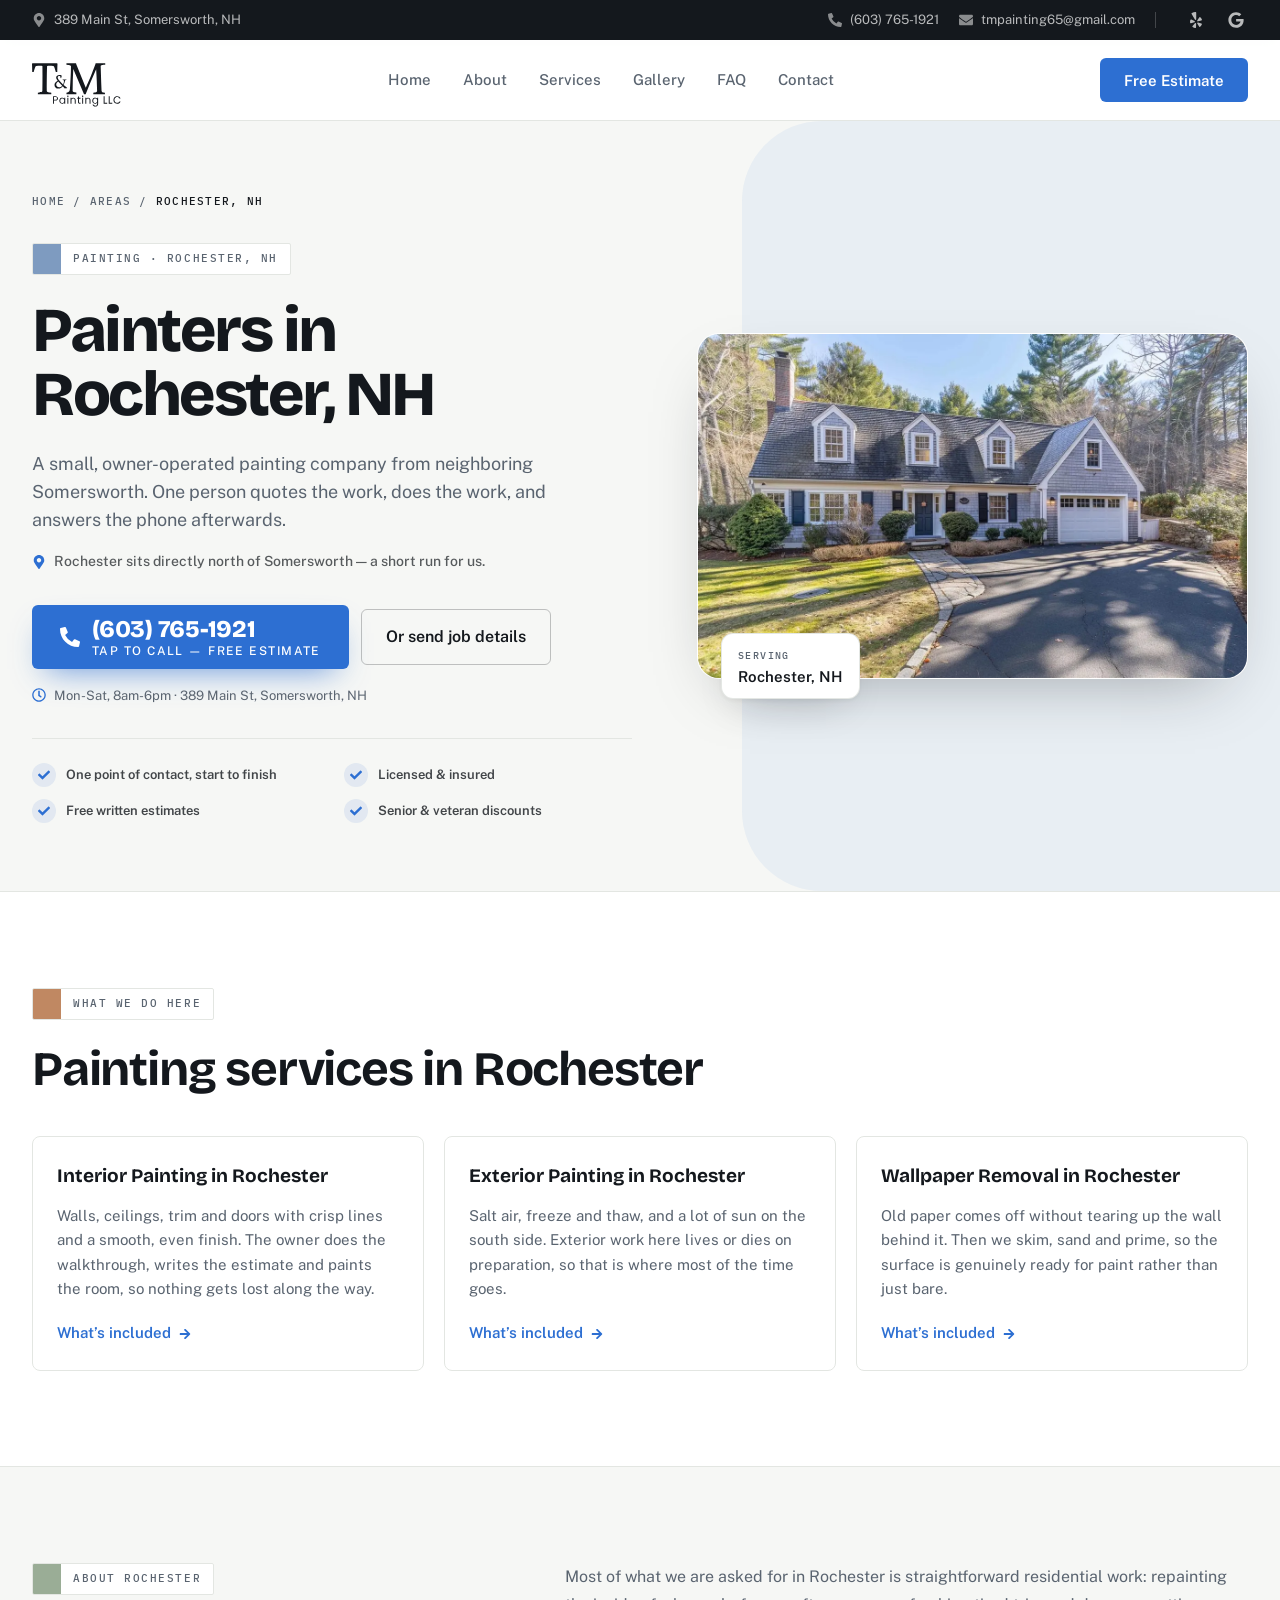
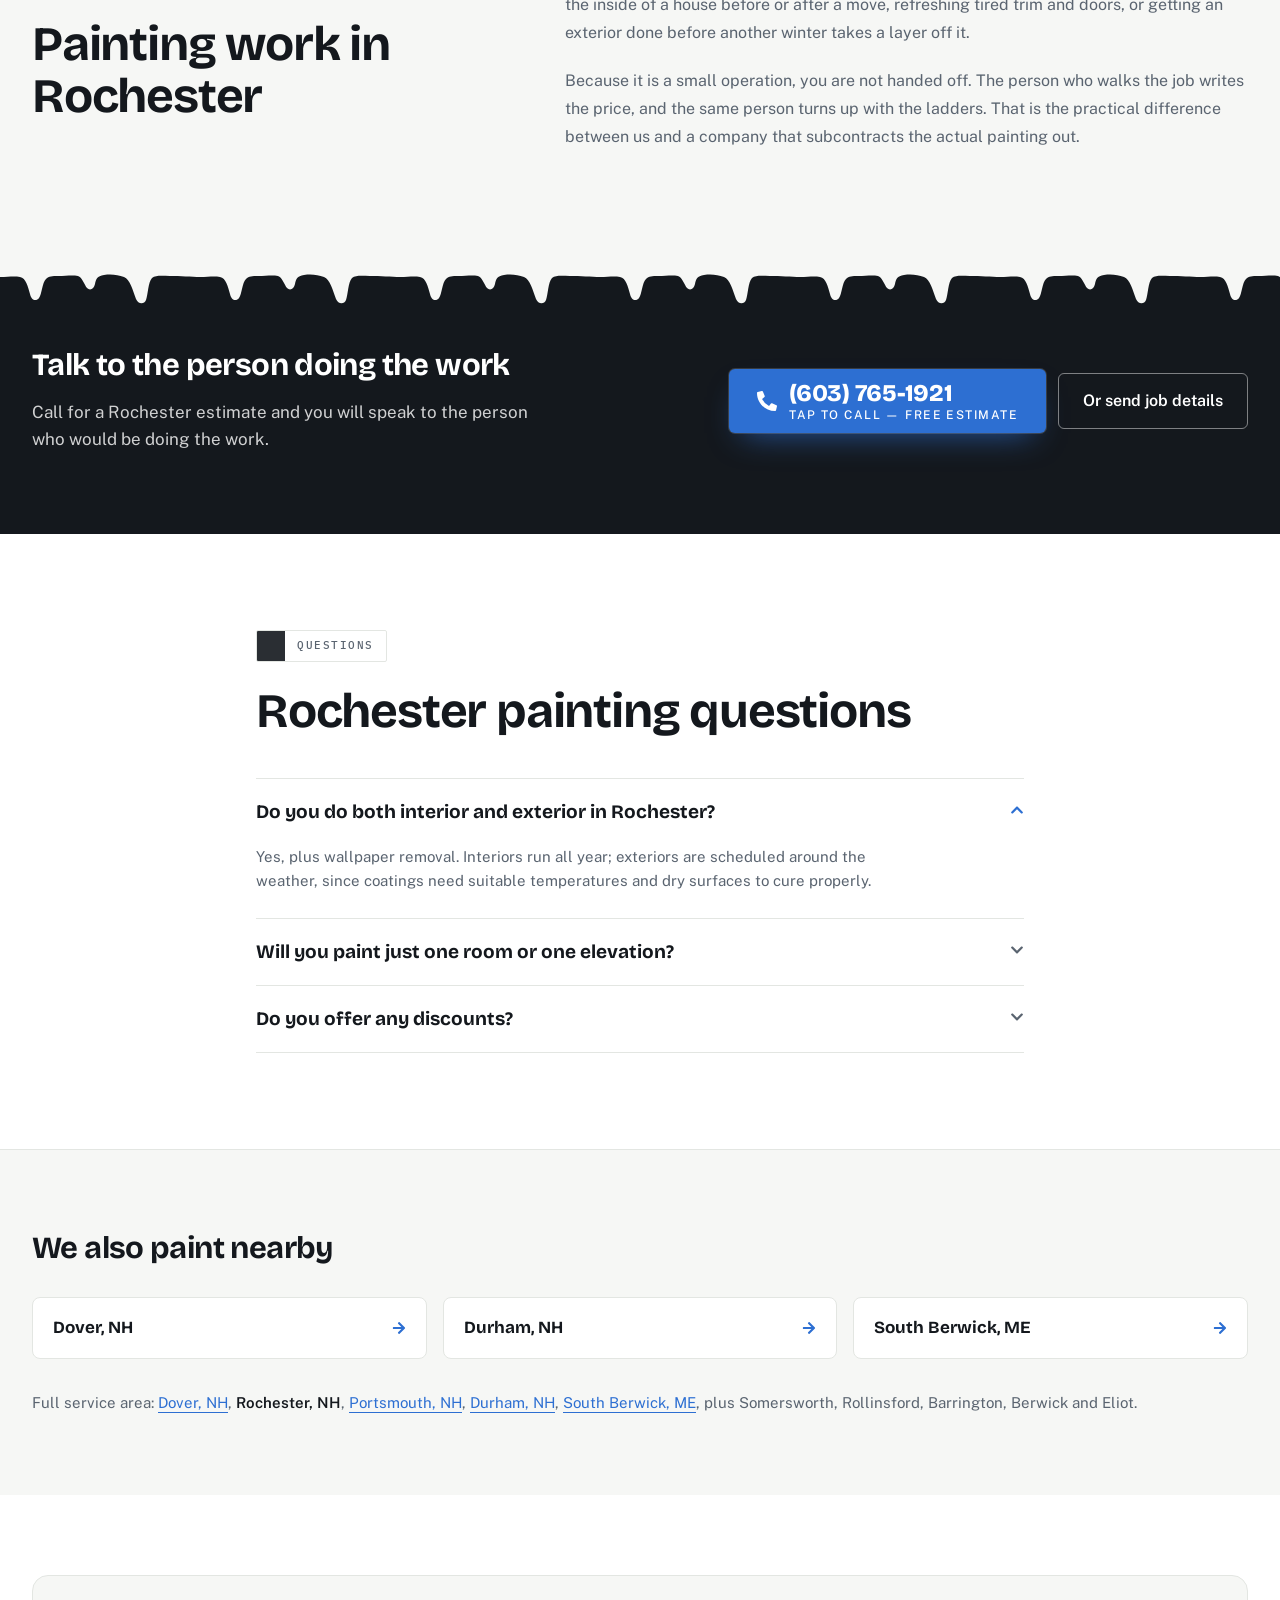
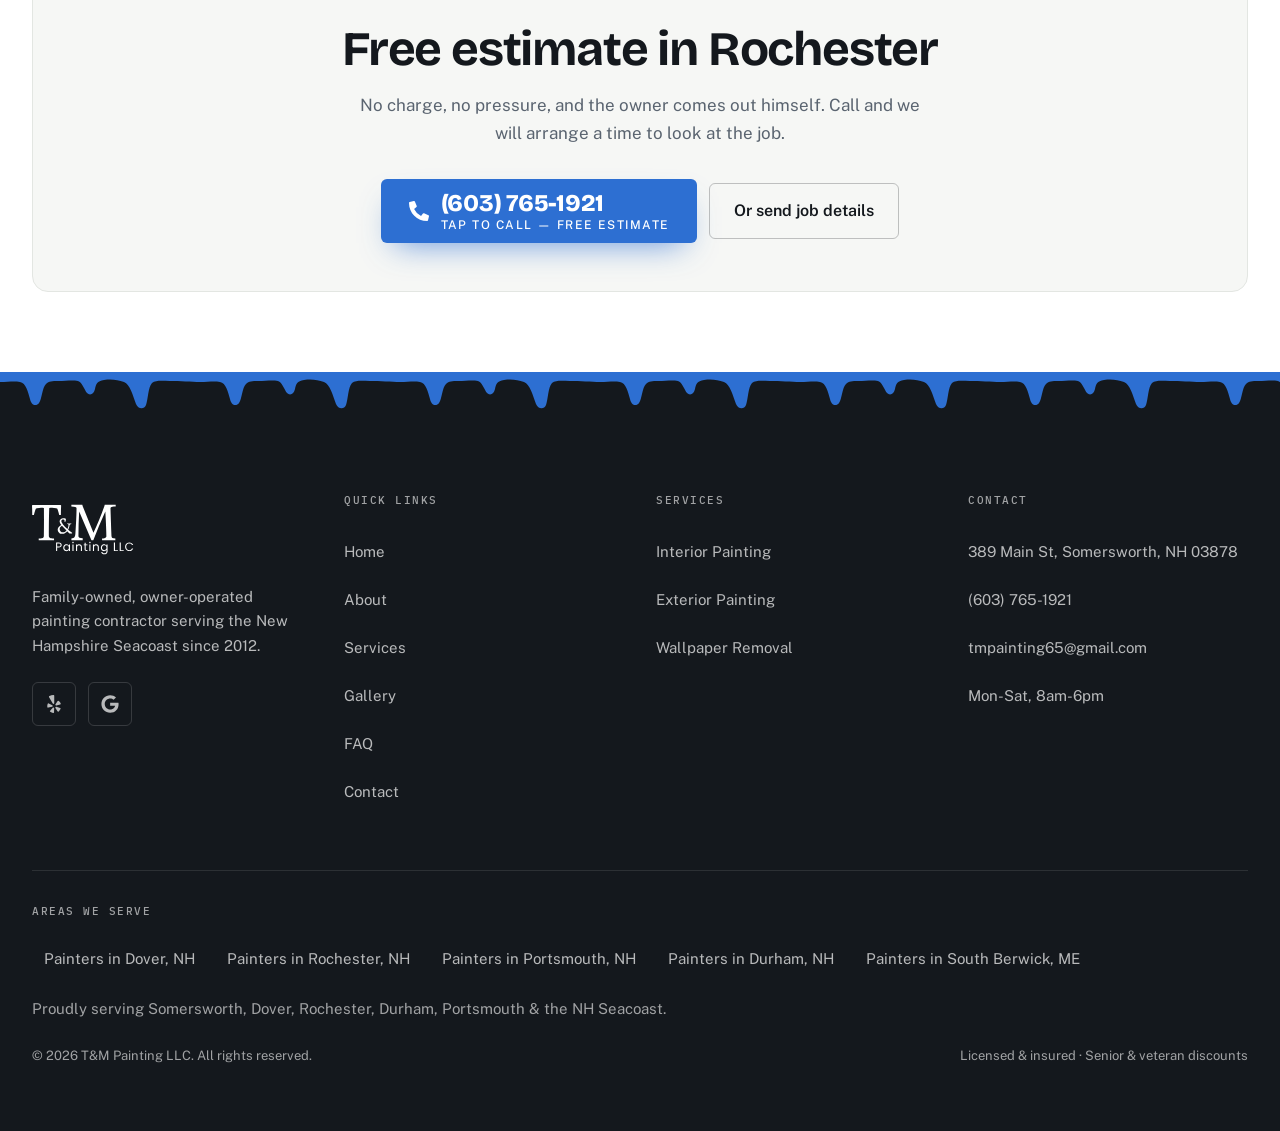
<file: painters/rochester-nh/index.html>
<!DOCTYPE html><html lang="en-US"><head><meta charSet="utf-8"/><meta http-equiv="x-ua-compatible" content="ie=edge"/><meta name="viewport" content="width=device-width, initial-scale=1, shrink-to-fit=no"/><meta name="generator" content="Gatsby 5.16.1"/><meta name="theme-color" content="#14181D"/><meta name="description" content="Painters in Rochester, NH for interior, exterior and wallpaper removal. Owner-operated since 2012, licensed and insured. Free estimates: (603) 765-1921." data-gatsby-head="true"/><meta name="robots" content="index,follow" data-gatsby-head="true"/><meta name="format-detection" content="telephone=no" data-gatsby-head="true"/><meta property="og:type" content="website" data-gatsby-head="true"/><meta property="og:site_name" content="T&amp;M Painting LLC" data-gatsby-head="true"/><meta property="og:title" content="Painters in Rochester, NH | House Painting | T&amp;M Painting" data-gatsby-head="true"/><meta property="og:description" content="Painters in Rochester, NH for interior, exterior and wallpaper removal. Owner-operated since 2012, licensed and insured. Free estimates: (603) 765-1921." data-gatsby-head="true"/><meta property="og:url" content="https://tandmpaintingllc.com/painters/rochester-nh/" data-gatsby-head="true"/><meta property="og:locale" content="en_US" data-gatsby-head="true"/><meta property="og:image" content="https://tandmpaintingllc.com/og-rochester-nh.jpg" data-gatsby-head="true"/><meta property="og:image:width" content="1200" data-gatsby-head="true"/><meta property="og:image:height" content="630" data-gatsby-head="true"/><meta property="og:image:alt" content="T&amp;M Painting LLC — Interior &amp; exterior painting for the NH Seacoast" data-gatsby-head="true"/><meta name="twitter:card" content="summary_large_image" data-gatsby-head="true"/><meta name="twitter:title" content="Painters in Rochester, NH | House Painting | T&amp;M Painting" data-gatsby-head="true"/><meta name="twitter:description" content="Painters in Rochester, NH for interior, exterior and wallpaper removal. Owner-operated since 2012, licensed and insured. Free estimates: (603) 765-1921." data-gatsby-head="true"/><meta name="twitter:image" content="https://tandmpaintingllc.com/og-rochester-nh.jpg" data-gatsby-head="true"/><meta name="twitter:image:alt" content="T&amp;M Painting LLC — Interior &amp; exterior painting for the NH Seacoast" data-gatsby-head="true"/><meta name="geo.region" content="US-NH" data-gatsby-head="true"/><meta name="geo.placename" content="Somersworth" data-gatsby-head="true"/><meta name="geo.position" content="43.2458412;-70.8527675" data-gatsby-head="true"/><style data-href="/styles.bbc696bc079dd11ae11d.css" data-identity="gatsby-global-css">*,:after,:before{--tw-border-spacing-x:0;--tw-border-spacing-y:0;--tw-translate-x:0;--tw-translate-y:0;--tw-rotate:0;--tw-skew-x:0;--tw-skew-y:0;--tw-scale-x:1;--tw-scale-y:1;--tw-pan-x: ;--tw-pan-y: ;--tw-pinch-zoom: ;--tw-scroll-snap-strictness:proximity;--tw-gradient-from-position: ;--tw-gradient-via-position: ;--tw-gradient-to-position: ;--tw-ordinal: ;--tw-slashed-zero: ;--tw-numeric-figure: ;--tw-numeric-spacing: ;--tw-numeric-fraction: ;--tw-ring-inset: ;--tw-ring-offset-width:0px;--tw-ring-offset-color:#fff;--tw-ring-color:rgba(59,130,246,.5);--tw-ring-offset-shadow:0 0 #0000;--tw-ring-shadow:0 0 #0000;--tw-shadow:0 0 #0000;--tw-shadow-colored:0 0 #0000;--tw-blur: ;--tw-brightness: ;--tw-contrast: ;--tw-grayscale: ;--tw-hue-rotate: ;--tw-invert: ;--tw-saturate: ;--tw-sepia: ;--tw-drop-shadow: ;--tw-backdrop-blur: ;--tw-backdrop-brightness: ;--tw-backdrop-contrast: ;--tw-backdrop-grayscale: ;--tw-backdrop-hue-rotate: ;--tw-backdrop-invert: ;--tw-backdrop-opacity: ;--tw-backdrop-saturate: ;--tw-backdrop-sepia: ;--tw-contain-size: ;--tw-contain-layout: ;--tw-contain-paint: ;--tw-contain-style: }::backdrop{--tw-border-spacing-x:0;--tw-border-spacing-y:0;--tw-translate-x:0;--tw-translate-y:0;--tw-rotate:0;--tw-skew-x:0;--tw-skew-y:0;--tw-scale-x:1;--tw-scale-y:1;--tw-pan-x: ;--tw-pan-y: ;--tw-pinch-zoom: ;--tw-scroll-snap-strictness:proximity;--tw-gradient-from-position: ;--tw-gradient-via-position: ;--tw-gradient-to-position: ;--tw-ordinal: ;--tw-slashed-zero: ;--tw-numeric-figure: ;--tw-numeric-spacing: ;--tw-numeric-fraction: ;--tw-ring-inset: ;--tw-ring-offset-width:0px;--tw-ring-offset-color:#fff;--tw-ring-color:rgba(59,130,246,.5);--tw-ring-offset-shadow:0 0 #0000;--tw-ring-shadow:0 0 #0000;--tw-shadow:0 0 #0000;--tw-shadow-colored:0 0 #0000;--tw-blur: ;--tw-brightness: ;--tw-contrast: ;--tw-grayscale: ;--tw-hue-rotate: ;--tw-invert: ;--tw-saturate: ;--tw-sepia: ;--tw-drop-shadow: ;--tw-backdrop-blur: ;--tw-backdrop-brightness: ;--tw-backdrop-contrast: ;--tw-backdrop-grayscale: ;--tw-backdrop-hue-rotate: ;--tw-backdrop-invert: ;--tw-backdrop-opacity: ;--tw-backdrop-saturate: ;--tw-backdrop-sepia: ;--tw-contain-size: ;--tw-contain-layout: ;--tw-contain-paint: ;--tw-contain-style: }/*
! tailwindcss v3.4.19 | MIT License | https://tailwindcss.com
*/*,:after,:before{border:0 solid #e5e7eb;box-sizing:border-box}:after,:before{--tw-content:""}:host,html{-webkit-text-size-adjust:100%;font-feature-settings:normal;-webkit-tap-highlight-color:transparent;font-family:Public Sans,ui-sans-serif,system-ui,sans-serif;font-variation-settings:normal;line-height:1.5;-moz-tab-size:4;-o-tab-size:4;tab-size:4}body{line-height:inherit;margin:0}hr{border-top-width:1px;color:inherit;height:0}abbr:where([title]){-webkit-text-decoration:underline dotted;text-decoration:underline dotted}h1,h2,h3,h4,h5,h6{font-size:inherit;font-weight:inherit}a{color:inherit;text-decoration:inherit}b,strong{font-weight:bolder}code,kbd,pre,samp{font-feature-settings:normal;font-family:IBM Plex Mono,ui-monospace,SFMono-Regular,monospace;font-size:1em;font-variation-settings:normal}small{font-size:80%}sub,sup{font-size:75%;line-height:0;position:relative;vertical-align:baseline}sub{bottom:-.25em}sup{top:-.5em}table{border-collapse:collapse;border-color:inherit;text-indent:0}button,input,optgroup,select,textarea{font-feature-settings:inherit;color:inherit;font-family:inherit;font-size:100%;font-variation-settings:inherit;font-weight:inherit;letter-spacing:inherit;line-height:inherit;margin:0;padding:0}button,select{text-transform:none}button,input:where([type=button]),input:where([type=reset]),input:where([type=submit]){-webkit-appearance:button;background-color:transparent;background-image:none}:-moz-focusring{outline:auto}:-moz-ui-invalid{box-shadow:none}progress{vertical-align:baseline}::-webkit-inner-spin-button,::-webkit-outer-spin-button{height:auto}[type=search]{-webkit-appearance:textfield;outline-offset:-2px}::-webkit-search-decoration{-webkit-appearance:none}::-webkit-file-upload-button{-webkit-appearance:button;font:inherit}summary{display:list-item}blockquote,dd,dl,figure,h1,h2,h3,h4,h5,h6,hr,p,pre{margin:0}fieldset{margin:0}fieldset,legend{padding:0}menu,ol,ul{list-style:none;margin:0;padding:0}dialog{padding:0}textarea{resize:vertical}input::-moz-placeholder,textarea::-moz-placeholder{color:#9ca3af;opacity:1}input::placeholder,textarea::placeholder{color:#9ca3af;opacity:1}[role=button],button{cursor:pointer}:disabled{cursor:default}audio,canvas,embed,iframe,img,object,svg,video{display:block;vertical-align:middle}img,video{height:auto;max-width:100%}[hidden]:where(:not([hidden=until-found])){display:none}@font-face{font-display:swap;font-family:Bricolage Grotesque;font-style:normal;font-weight:700;src:url(/fonts/bricolage-grotesque-latin-700-normal.woff2) format("woff2");unicode-range:u+00??,u+0131,u+0152-0153,u+02bb-02bc,u+02c6,u+02da,u+02dc,u+0304,u+0308,u+0329,u+2000-206f,u+20ac,u+2122,u+2191,u+2193,u+2212,u+2215,u+feff,u+fffd}@font-face{font-display:swap;font-family:Bricolage Grotesque;font-style:normal;font-weight:800;src:url(/fonts/bricolage-grotesque-latin-800-normal.woff2) format("woff2");unicode-range:u+00??,u+0131,u+0152-0153,u+02bb-02bc,u+02c6,u+02da,u+02dc,u+0304,u+0308,u+0329,u+2000-206f,u+20ac,u+2122,u+2191,u+2193,u+2212,u+2215,u+feff,u+fffd}@font-face{font-display:swap;font-family:Public Sans;font-style:normal;font-weight:400;src:url(/fonts/public-sans-latin-400-normal.woff2) format("woff2");unicode-range:u+00??,u+0131,u+0152-0153,u+02bb-02bc,u+02c6,u+02da,u+02dc,u+0304,u+0308,u+0329,u+2000-206f,u+20ac,u+2122,u+2191,u+2193,u+2212,u+2215,u+feff,u+fffd}@font-face{font-display:swap;font-family:Public Sans;font-style:normal;font-weight:500;src:url(/fonts/public-sans-latin-500-normal.woff2) format("woff2");unicode-range:u+00??,u+0131,u+0152-0153,u+02bb-02bc,u+02c6,u+02da,u+02dc,u+0304,u+0308,u+0329,u+2000-206f,u+20ac,u+2122,u+2191,u+2193,u+2212,u+2215,u+feff,u+fffd}@font-face{font-display:swap;font-family:Public Sans;font-style:normal;font-weight:600;src:url(/fonts/public-sans-latin-600-normal.woff2) format("woff2");unicode-range:u+00??,u+0131,u+0152-0153,u+02bb-02bc,u+02c6,u+02da,u+02dc,u+0304,u+0308,u+0329,u+2000-206f,u+20ac,u+2122,u+2191,u+2193,u+2212,u+2215,u+feff,u+fffd}@font-face{font-display:swap;font-family:IBM Plex Mono;font-style:normal;font-weight:500;src:url(/fonts/ibm-plex-mono-latin-500-normal.woff2) format("woff2");unicode-range:u+00??,u+0131,u+0152-0153,u+02bb-02bc,u+02c6,u+02da,u+02dc,u+0304,u+0308,u+0329,u+2000-206f,u+20ac,u+2122,u+2191,u+2193,u+2212,u+2215,u+feff,u+fffd}:root{--topbar-h:0px;--header-h:73px;--chrome-h:calc(var(--topbar-h) + var(--header-h))}@media (min-width:1024px){:root{--topbar-h:40px;--header-h:81px}}html{-webkit-text-size-adjust:100%;scroll-behavior:smooth}body{--tw-bg-opacity:1;--tw-text-opacity:1;-webkit-font-smoothing:antialiased;-moz-osx-font-smoothing:grayscale;background-color:rgb(246 247 245/var(--tw-bg-opacity,1));color:rgb(20 24 29/var(--tw-text-opacity,1));font-family:Public Sans,ui-sans-serif,system-ui,sans-serif;font-size:16px;font-weight:400;line-height:1.625;text-rendering:optimizeLegibility}@media (min-width:768px){body{font-size:17px}}h1,h2,h3{--tw-text-opacity:1;color:rgb(20 24 29/var(--tw-text-opacity,1));font-family:Bricolage Grotesque,ui-sans-serif,system-ui,sans-serif}div[id],section[id]{scroll-margin-top:88px}@media (min-width:1024px){div[id],section[id]{scroll-margin-top:80px}}:focus-visible{border-radius:2px;outline:2px solid #2d6fd2;outline-offset:2px}::-moz-selection{background:#2d6fd2;color:#fff}::selection{background:#2d6fd2;color:#fff}.container{width:100%}@media (min-width:640px){.container{max-width:640px}}@media (min-width:768px){.container{max-width:768px}}@media (min-width:1024px){.container{max-width:1024px}}@media (min-width:1280px){.container{max-width:1280px}}@media (min-width:1536px){.container{max-width:1536px}}.shell{margin-left:auto;margin-right:auto;max-width:1280px;padding-left:1.25rem;padding-right:1.25rem;width:100%}@media (min-width:640px){.shell{padding-left:1.5rem;padding-right:1.5rem}}@media (min-width:1024px){.shell{padding-left:2rem;padding-right:2rem}}.main-offset{padding-top:var(--chrome-h)}.btn,.btn-primary{align-items:center;border-radius:.375rem;display:inline-flex;font-size:15px;font-weight:600;gap:.5rem;justify-content:center;line-height:1;min-height:44px;padding-left:1.5rem;padding-right:1.5rem;transition-duration:.2s;transition-property:color,background-color,border-color,text-decoration-color,fill,stroke;transition-timing-function:cubic-bezier(.4,0,.2,1)}.btn-primary{--tw-bg-opacity:1;--tw-text-opacity:1;background-color:rgb(45 111 210/var(--tw-bg-opacity,1));color:rgb(255 255 255/var(--tw-text-opacity,1))}.btn-primary:hover{--tw-bg-opacity:1;background-color:rgb(31 85 168/var(--tw-bg-opacity,1))}.btn-ghost-light{--tw-text-opacity:1;align-items:center;border-color:hsla(0,0%,100%,.45);border-radius:.375rem;border-width:1px;color:rgb(255 255 255/var(--tw-text-opacity,1));display:inline-flex;font-size:15px;font-weight:600;gap:.5rem;justify-content:center;line-height:1;min-height:44px;padding-left:1.5rem;padding-right:1.5rem;transition-duration:.2s;transition-property:color,background-color,border-color,text-decoration-color,fill,stroke;transition-timing-function:cubic-bezier(.4,0,.2,1)}.btn-ghost-light:hover{--tw-border-opacity:1;background-color:hsla(0,0%,100%,.1);border-color:rgb(255 255 255/var(--tw-border-opacity,1))}.btn-outline-ink{--tw-text-opacity:1;align-items:center;border-color:rgba(20,24,29,.25);border-radius:.375rem;border-width:1px;color:rgb(20 24 29/var(--tw-text-opacity,1));display:inline-flex;font-size:15px;font-weight:600;gap:.5rem;justify-content:center;line-height:1;min-height:44px;padding-left:1.5rem;padding-right:1.5rem;transition-duration:.2s;transition-property:color,background-color,border-color,text-decoration-color,fill,stroke;transition-timing-function:cubic-bezier(.4,0,.2,1)}.btn-outline-ink:hover{--tw-border-opacity:1;background-color:rgba(20,24,29,.04);border-color:rgb(20 24 29/var(--tw-border-opacity,1))}.eyebrow-label{font-family:IBM Plex Mono,ui-monospace,SFMono-Regular,monospace;font-size:11px;font-weight:500;letter-spacing:.14em;text-transform:uppercase}.link-tape{--tw-text-opacity:1;color:rgb(45 111 210/var(--tw-text-opacity,1));text-decoration-line:underline;text-underline-offset:4px;transition-duration:.15s;transition-property:color,background-color,border-color,text-decoration-color,fill,stroke;transition-timing-function:cubic-bezier(.4,0,.2,1)}.link-tape:hover{--tw-text-opacity:1;color:rgb(31 85 168/var(--tw-text-opacity,1))}.sr-only{clip:rect(0,0,0,0);border-width:0;height:1px;margin:-1px;overflow:hidden;padding:0;position:absolute;white-space:nowrap;width:1px}.pointer-events-none{pointer-events:none}.visible{visibility:visible}.invisible{visibility:hidden}.static{position:static}.fixed{position:fixed}.absolute{position:absolute}.relative{position:relative}.sticky{position:sticky}.inset-0{inset:0}.inset-x-0{left:0;right:0}.inset-x-3{left:.75rem;right:.75rem}.inset-x-\[-5\%\]{left:-5%;right:-5%}.inset-y-0{bottom:0;top:0}.-bottom-1{bottom:-.25rem}.-bottom-4{bottom:-1rem}.-bottom-5{bottom:-1.25rem}.-left-2{left:-.5rem}.-left-24{left:-6rem}.-right-20{right:-5rem}.-top-2{top:-.5rem}.-top-20{top:-5rem}.bottom-0{bottom:0}.bottom-1\.5{bottom:.375rem}.bottom-\[-18px\]{bottom:-18px}.left-0{left:0}.left-5{left:1.25rem}.left-6{left:1.5rem}.left-\[-3\%\]{left:-3%}.right-0{right:0}.right-5{right:1.25rem}.top-0{top:0}.top-0\.5{top:.125rem}.top-44{top:11rem}.top-5{top:1.25rem}.top-\[-1\%\]{top:-1%}.top-\[13px\]{top:13px}.top-\[7px\]{top:7px}.isolate{isolation:isolate}.-z-10{z-index:-10}.-z-20{z-index:-20}.z-10{z-index:10}.z-40{z-index:40}.z-50{z-index:50}.z-\[60\]{z-index:60}.z-\[70\]{z-index:70}.-m-2{margin:-.5rem}.mx-auto{margin-left:auto;margin-right:auto}.-mr-2{margin-right:-.5rem}.mb-14{margin-bottom:3.5rem}.mb-2{margin-bottom:.5rem}.mb-5{margin-bottom:1.25rem}.mb-7{margin-bottom:1.75rem}.ml-0\.5{margin-left:.125rem}.mt-0\.5{margin-top:.125rem}.mt-1{margin-top:.25rem}.mt-1\.5{margin-top:.375rem}.mt-10{margin-top:2.5rem}.mt-12{margin-top:3rem}.mt-14{margin-top:3.5rem}.mt-2{margin-top:.5rem}.mt-3{margin-top:.75rem}.mt-4{margin-top:1rem}.mt-5{margin-top:1.25rem}.mt-6{margin-top:1.5rem}.mt-7{margin-top:1.75rem}.mt-8{margin-top:2rem}.mt-9{margin-top:2.25rem}.mt-auto{margin-top:auto}.block{display:block}.inline-block{display:inline-block}.flex{display:flex}.inline-flex{display:inline-flex}.grid{display:grid}.hidden{display:none}.h-0\.5{height:.125rem}.h-1\.5{height:.375rem}.h-10{height:2.5rem}.h-11{height:2.75rem}.h-12{height:3rem}.h-16{height:4rem}.h-2\.5{height:.625rem}.h-3{height:.75rem}.h-3\.5{height:.875rem}.h-4{height:1rem}.h-5{height:1.25rem}.h-6{height:1.5rem}.h-64{height:16rem}.h-9{height:2.25rem}.h-\[100dvh\]{height:100dvh}.h-\[18px\]{height:18px}.h-\[19px\]{height:19px}.h-\[72px\]{height:72px}.h-\[76px\]{height:76px}.h-\[95\%\]{height:95%}.h-full{height:100%}.max-h-0{max-height:0}.max-h-10{max-height:2.5rem}.min-h-\[26px\]{min-height:26px}.min-h-\[44px\]{min-height:44px}.min-h-\[460px\]{min-height:460px}.min-h-\[48px\]{min-height:48px}.min-h-\[54px\]{min-height:54px}.min-h-\[56px\]{min-height:56px}.min-h-\[64px\]{min-height:64px}.min-h-\[68px\]{min-height:68px}.min-h-screen{min-height:100vh}.w-1\/2{width:50%}.w-10{width:2.5rem}.w-11{width:2.75rem}.w-12{width:3rem}.w-16{width:4rem}.w-2\.5{width:.625rem}.w-3{width:.75rem}.w-3\.5{width:.875rem}.w-4{width:1rem}.w-5{width:1.25rem}.w-6{width:1.5rem}.w-64{width:16rem}.w-9{width:2.25rem}.w-\[104\%\]{width:104%}.w-\[106\%\]{width:106%}.w-\[110\%\]{width:110%}.w-\[18px\]{width:18px}.w-\[19px\]{width:19px}.w-\[42\%\]{width:42%}.w-\[min\(88vw\2c 360px\)\]{width:min(88vw,360px)}.w-auto{width:auto}.w-fit{width:-moz-fit-content;width:fit-content}.w-full{width:100%}.w-px{width:1px}.min-w-0{min-width:0}.max-w-2xl{max-width:42rem}.max-w-3xl{max-width:48rem}.max-w-\[16ch\]{max-width:16ch}.max-w-\[500px\]{max-width:500px}.max-w-\[520px\]{max-width:520px}.max-w-\[560px\]{max-width:560px}.max-w-\[570px\]{max-width:570px}.max-w-\[600px\]{max-width:600px}.max-w-\[650px\]{max-width:650px}.max-w-\[720px\]{max-width:720px}.max-w-lg{max-width:32rem}.max-w-md{max-width:28rem}.max-w-xl{max-width:36rem}.max-w-xs{max-width:20rem}.flex-1{flex:1 1 0%}.shrink-0{flex-shrink:0}.origin-left{transform-origin:left}.translate-x-0{--tw-translate-x:0px}.translate-x-0,.translate-x-4{transform:translate(var(--tw-translate-x),var(--tw-translate-y)) rotate(var(--tw-rotate)) skewX(var(--tw-skew-x)) skewY(var(--tw-skew-y)) scaleX(var(--tw-scale-x)) scaleY(var(--tw-scale-y))}.translate-x-4{--tw-translate-x:1rem}.translate-x-full{--tw-translate-x:100%}.translate-x-full,.translate-y-0{transform:translate(var(--tw-translate-x),var(--tw-translate-y)) rotate(var(--tw-rotate)) skewX(var(--tw-skew-x)) skewY(var(--tw-skew-y)) scaleX(var(--tw-scale-x)) scaleY(var(--tw-scale-y))}.translate-y-0{--tw-translate-y:0px}.translate-y-2{--tw-translate-y:0.5rem}.-rotate-2,.translate-y-2{transform:translate(var(--tw-translate-x),var(--tw-translate-y)) rotate(var(--tw-rotate)) skewX(var(--tw-skew-x)) skewY(var(--tw-skew-y)) scaleX(var(--tw-scale-x)) scaleY(var(--tw-scale-y))}.-rotate-2{--tw-rotate:-2deg}.-rotate-45{--tw-rotate:-45deg}.-rotate-45,.-rotate-\[1\.4deg\]{transform:translate(var(--tw-translate-x),var(--tw-translate-y)) rotate(var(--tw-rotate)) skewX(var(--tw-skew-x)) skewY(var(--tw-skew-y)) scaleX(var(--tw-scale-x)) scaleY(var(--tw-scale-y))}.-rotate-\[1\.4deg\]{--tw-rotate:-1.4deg}.rotate-0{--tw-rotate:0deg}.rotate-0,.rotate-180{transform:translate(var(--tw-translate-x),var(--tw-translate-y)) rotate(var(--tw-rotate)) skewX(var(--tw-skew-x)) skewY(var(--tw-skew-y)) scaleX(var(--tw-scale-x)) scaleY(var(--tw-scale-y))}.rotate-180{--tw-rotate:180deg}.rotate-45{--tw-rotate:45deg}.rotate-45,.scale-x-0{transform:translate(var(--tw-translate-x),var(--tw-translate-y)) rotate(var(--tw-rotate)) skewX(var(--tw-skew-x)) skewY(var(--tw-skew-y)) scaleX(var(--tw-scale-x)) scaleY(var(--tw-scale-y))}.scale-x-0{--tw-scale-x:0}.scale-x-100{--tw-scale-x:1;transform:translate(var(--tw-translate-x),var(--tw-translate-y)) rotate(var(--tw-rotate)) skewX(var(--tw-skew-x)) skewY(var(--tw-skew-y)) scaleX(var(--tw-scale-x)) scaleY(var(--tw-scale-y))}.resize-y{resize:vertical}.appearance-none{-webkit-appearance:none;-moz-appearance:none;appearance:none}.break-inside-avoid{-moz-column-break-inside:avoid;break-inside:avoid}.grid-cols-2{grid-template-columns:repeat(2,minmax(0,1fr))}.grid-cols-3{grid-template-columns:repeat(3,minmax(0,1fr))}.grid-rows-\[0fr\]{grid-template-rows:0fr}.grid-rows-\[1fr\]{grid-template-rows:1fr}.flex-col{flex-direction:column}.flex-wrap{flex-wrap:wrap}.items-start{align-items:flex-start}.items-end{align-items:flex-end}.items-center{align-items:center}.items-stretch{align-items:stretch}.justify-center{justify-content:center}.justify-between{justify-content:space-between}.gap-1{gap:.25rem}.gap-1\.5{gap:.375rem}.gap-10{gap:2.5rem}.gap-12{gap:3rem}.gap-14{gap:3.5rem}.gap-2{gap:.5rem}.gap-2\.5{gap:.625rem}.gap-3{gap:.75rem}.gap-4{gap:1rem}.gap-5{gap:1.25rem}.gap-6{gap:1.5rem}.gap-8{gap:2rem}.gap-x-2{-moz-column-gap:.5rem;column-gap:.5rem}.gap-x-6{-moz-column-gap:1.5rem;column-gap:1.5rem}.gap-x-8{-moz-column-gap:2rem;column-gap:2rem}.gap-y-1{row-gap:.25rem}.gap-y-3{row-gap:.75rem}.gap-y-4{row-gap:1rem}.gap-y-5{row-gap:1.25rem}.space-y-1>:not([hidden])~:not([hidden]){--tw-space-y-reverse:0;margin-bottom:calc(.25rem*var(--tw-space-y-reverse));margin-top:calc(.25rem*(1 - var(--tw-space-y-reverse)))}.space-y-5>:not([hidden])~:not([hidden]){--tw-space-y-reverse:0;margin-bottom:calc(1.25rem*var(--tw-space-y-reverse));margin-top:calc(1.25rem*(1 - var(--tw-space-y-reverse)))}.divide-y>:not([hidden])~:not([hidden]){--tw-divide-y-reverse:0;border-bottom-width:calc(1px*var(--tw-divide-y-reverse));border-top-width:calc(1px*(1 - var(--tw-divide-y-reverse)))}.divide-mist>:not([hidden])~:not([hidden]){--tw-divide-opacity:1;border-color:rgb(227 230 226/var(--tw-divide-opacity,1))}.self-start{align-self:flex-start}.overflow-hidden{overflow:hidden}.overflow-visible{overflow:visible}.overflow-y-auto{overflow-y:auto}.whitespace-nowrap{white-space:nowrap}.break-words{overflow-wrap:break-word}.break-all{word-break:break-all}.rounded-2xl{border-radius:1rem}.rounded-\[22px\]{border-radius:22px}.rounded-\[26px\]{border-radius:26px}.rounded-\[28px\]{border-radius:28px}.rounded-full{border-radius:9999px}.rounded-lg{border-radius:.5rem}.rounded-md{border-radius:.375rem}.rounded-sm{border-radius:.125rem}.rounded-xl{border-radius:.75rem}.rounded-l-\[5rem\]{border-bottom-left-radius:5rem;border-top-left-radius:5rem}.border{border-width:1px}.border-2{border-width:2px}.border-\[42px\]{border-width:42px}.border-y{border-top-width:1px}.border-b,.border-y{border-bottom-width:1px}.border-t{border-top-width:1px}.border-ink\/25{border-color:rgba(20,24,29,.25)}.border-mist{--tw-border-opacity:1;border-color:rgb(227 230 226/var(--tw-border-opacity,1))}.border-mist\/70{border-color:hsla(105,7%,89%,.7)}.border-mist\/90{border-color:hsla(105,7%,89%,.9)}.border-red-500{--tw-border-opacity:1;border-color:rgb(239 68 68/var(--tw-border-opacity,1))}.border-tape{--tw-border-opacity:1;border-color:rgb(45 111 210/var(--tw-border-opacity,1))}.border-tape\/15{border-color:rgba(45,111,210,.15)}.border-tape\/\[0\.035\]{border-color:rgba(45,111,210,.035)}.border-white\/10{border-color:hsla(0,0%,100%,.1)}.border-white\/15{border-color:hsla(0,0%,100%,.15)}.border-white\/25{border-color:hsla(0,0%,100%,.25)}.border-white\/30{border-color:hsla(0,0%,100%,.3)}.border-white\/35{border-color:hsla(0,0%,100%,.35)}.border-white\/45{border-color:hsla(0,0%,100%,.45)}.border-white\/80{border-color:hsla(0,0%,100%,.8)}.bg-\[\#4285F4\]\/10{background-color:rgba(66,133,244,.1)}.bg-chip-clay{--tw-bg-opacity:1;background-color:rgb(192 136 98/var(--tw-bg-opacity,1))}.bg-chip-dusty{--tw-bg-opacity:1;background-color:rgb(126 155 192/var(--tw-bg-opacity,1))}.bg-chip-offblack{--tw-bg-opacity:1;background-color:rgb(42 46 51/var(--tw-bg-opacity,1))}.bg-chip-sage{--tw-bg-opacity:1;background-color:rgb(154 173 150/var(--tw-bg-opacity,1))}.bg-current{background-color:currentColor}.bg-ink{--tw-bg-opacity:1;background-color:rgb(20 24 29/var(--tw-bg-opacity,1))}.bg-ink\/20{background-color:rgba(20,24,29,.2)}.bg-ink\/40{background-color:rgba(20,24,29,.4)}.bg-ink\/75{background-color:rgba(20,24,29,.75)}.bg-ink\/80{background-color:rgba(20,24,29,.8)}.bg-primer{--tw-bg-opacity:1;background-color:rgb(246 247 245/var(--tw-bg-opacity,1))}.bg-red-50{--tw-bg-opacity:1;background-color:rgb(254 242 242/var(--tw-bg-opacity,1))}.bg-tape{--tw-bg-opacity:1;background-color:rgb(45 111 210/var(--tw-bg-opacity,1))}.bg-tape\/10{background-color:rgba(45,111,210,.1)}.bg-tape\/20{background-color:rgba(45,111,210,.2)}.bg-tape\/\[0\.055\]{background-color:rgba(45,111,210,.055)}.bg-tape\/\[0\.07\]{background-color:rgba(45,111,210,.07)}.bg-white{--tw-bg-opacity:1;background-color:rgb(255 255 255/var(--tw-bg-opacity,1))}.bg-white\/10{background-color:hsla(0,0%,100%,.1)}.bg-white\/20{background-color:hsla(0,0%,100%,.2)}.bg-white\/95{background-color:hsla(0,0%,100%,.95)}.bg-\[url\(\'data\:image\/svg\+xml\;charset\=utf-8\2c \%3Csvg\%20xmlns\%3D\%22http\%3A\/\/www\.w3\.org\/2000\/svg\%22\%20viewBox\%3D\%220\%200\%2016\%2016\%22\%20fill\%3D\%22\%235A6470\%22\%3E\%3Cpath\%20d\%3D\%22M4\.5\%206\.5L8\%2010l3\.5-3\.5z\%22\/\%3E\%3C\/svg\%3E\'\)\]{background-image:url("data:image/svg+xml;charset=utf-8,%3Csvg xmlns='http://www.w3.org/2000/svg' fill='%235A6470' viewBox='0 0 16 16'%3E%3Cpath d='M4.5 6.5 8 10l3.5-3.5z'/%3E%3C/svg%3E")}.bg-\[length\:20px_20px\]{background-size:20px 20px}.bg-\[right_14px_center\]{background-position:right 14px center}.bg-no-repeat{background-repeat:no-repeat}.p-2{padding:.5rem}.p-6{padding:1.5rem}.p-7{padding:1.75rem}.px-2\.5{padding-left:.625rem;padding-right:.625rem}.px-3{padding-left:.75rem;padding-right:.75rem}.px-3\.5{padding-left:.875rem;padding-right:.875rem}.px-4{padding-left:1rem;padding-right:1rem}.px-5{padding-left:1.25rem;padding-right:1.25rem}.px-6{padding-left:1.5rem;padding-right:1.5rem}.px-7{padding-left:1.75rem;padding-right:1.75rem}.px-8{padding-left:2rem;padding-right:2rem}.py-1{padding-bottom:.25rem;padding-top:.25rem}.py-1\.5{padding-bottom:.375rem;padding-top:.375rem}.py-12{padding-bottom:3rem;padding-top:3rem}.py-14{padding-bottom:3.5rem;padding-top:3.5rem}.py-16{padding-bottom:4rem;padding-top:4rem}.py-2{padding-bottom:.5rem;padding-top:.5rem}.py-20{padding-bottom:5rem;padding-top:5rem}.py-3{padding-bottom:.75rem;padding-top:.75rem}.py-3\.5{padding-bottom:.875rem;padding-top:.875rem}.py-4{padding-bottom:1rem;padding-top:1rem}.py-5{padding-bottom:1.25rem;padding-top:1.25rem}.py-6{padding-bottom:1.5rem;padding-top:1.5rem}.py-7{padding-bottom:1.75rem;padding-top:1.75rem}.py-8{padding-bottom:2rem;padding-top:2rem}.pb-1\.5{padding-bottom:.375rem}.pb-6{padding-bottom:1.5rem}.pb-9{padding-bottom:2.25rem}.pb-\[calc\(0\.5rem\+env\(safe-area-inset-bottom\)\)\]{padding-bottom:calc(.5rem + env(safe-area-inset-bottom))}.pb-\[calc\(5\.5rem\+env\(safe-area-inset-bottom\)\)\]{padding-bottom:calc(5.5rem + env(safe-area-inset-bottom))}.pb-\[max\(20px\2c env\(safe-area-inset-bottom\)\)\]{padding-bottom:max(20px,env(safe-area-inset-bottom))}.pr-1{padding-right:.25rem}.pr-10{padding-right:2.5rem}.pr-11{padding-right:2.75rem}.pt-10{padding-top:2.5rem}.pt-16{padding-top:4rem}.pt-5{padding-top:1.25rem}.pt-6{padding-top:1.5rem}.pt-8{padding-top:2rem}.text-left{text-align:left}.text-center{text-align:center}.align-middle{vertical-align:middle}.font-display{font-family:Bricolage Grotesque,ui-sans-serif,system-ui,sans-serif}.font-mono{font-family:IBM Plex Mono,ui-monospace,SFMono-Regular,monospace}.text-2xl{font-size:1.5rem;line-height:2rem}.text-4xl{font-size:2.25rem;line-height:2.5rem}.text-\[10px\]{font-size:10px}.text-\[11px\]{font-size:11px}.text-\[12px\]{font-size:12px}.text-\[13px\]{font-size:13px}.text-\[14px\]{font-size:14px}.text-\[15px\]{font-size:15px}.text-\[16px\]{font-size:16px}.text-\[17px\]{font-size:17px}.text-\[19px\]{font-size:19px}.text-\[22px\]{font-size:22px}.text-\[88px\]{font-size:88px}.text-\[clamp\(2\.35rem\2c 4\.4vw\2c 3\.6rem\)\]{font-size:clamp(2.35rem,4.4vw,3.6rem)}.text-\[clamp\(2\.5rem\2c 5vw\2c 3\.9rem\)\]{font-size:clamp(2.5rem,5vw,3.9rem)}.text-\[clamp\(3rem\2c 6\.1vw\2c 5\.15rem\)\]{font-size:clamp(3rem,6.1vw,5.15rem)}.text-base{font-size:1rem;line-height:1.5rem}.text-display-lg{font-size:clamp(2rem,4vw,3rem);letter-spacing:-.025em;line-height:1.08}.text-display-md{font-size:clamp(1.5rem,2.4vw,2rem);letter-spacing:-.02em;line-height:1.15}.text-sm{font-size:.875rem;line-height:1.25rem}.text-xl{font-size:1.25rem;line-height:1.75rem}.text-xs{font-size:.75rem;line-height:1rem}.font-bold{font-weight:700}.font-extrabold{font-weight:800}.font-medium{font-weight:500}.font-normal{font-weight:400}.font-semibold{font-weight:600}.uppercase{text-transform:uppercase}.not-italic{font-style:normal}.leading-\[0\.8\]{line-height:.8}.leading-\[0\.95\]{line-height:.95}.leading-\[1\.02\]{line-height:1.02}.leading-\[1\.75\]{line-height:1.75}.leading-\[1\.7\]{line-height:1.7}.leading-none{line-height:1}.leading-relaxed{line-height:1.625}.leading-snug{line-height:1.375}.tracking-\[-0\.01em\]{letter-spacing:-.01em}.tracking-\[-0\.02em\]{letter-spacing:-.02em}.tracking-\[-0\.035em\]{letter-spacing:-.035em}.tracking-\[-0\.03em\]{letter-spacing:-.03em}.tracking-\[-0\.045em\]{letter-spacing:-.045em}.tracking-\[-0\.04em\]{letter-spacing:-.04em}.tracking-\[-0\.07em\]{letter-spacing:-.07em}.tracking-\[0\.12em\]{letter-spacing:.12em}.tracking-\[0\.13em\]{letter-spacing:.13em}.tracking-\[0\.14em\]{letter-spacing:.14em}.tracking-\[0\.16em\]{letter-spacing:.16em}.tracking-\[0\.1em\]{letter-spacing:.1em}.text-\[\#4285F4\]{--tw-text-opacity:1;color:rgb(66 133 244/var(--tw-text-opacity,1))}.text-\[\#E8A33D\]{--tw-text-opacity:1;color:rgb(232 163 61/var(--tw-text-opacity,1))}.text-\[\#F3B34C\]{--tw-text-opacity:1;color:rgb(243 179 76/var(--tw-text-opacity,1))}.text-ink{--tw-text-opacity:1;color:rgb(20 24 29/var(--tw-text-opacity,1))}.text-ink\/70{color:rgba(20,24,29,.7)}.text-ink\/80{color:rgba(20,24,29,.8)}.text-primer{--tw-text-opacity:1;color:rgb(246 247 245/var(--tw-text-opacity,1))}.text-red-600{--tw-text-opacity:1;color:rgb(220 38 38/var(--tw-text-opacity,1))}.text-red-700{--tw-text-opacity:1;color:rgb(185 28 28/var(--tw-text-opacity,1))}.text-steel{--tw-text-opacity:1;color:rgb(90 100 112/var(--tw-text-opacity,1))}.text-tape{--tw-text-opacity:1;color:rgb(45 111 210/var(--tw-text-opacity,1))}.text-white{--tw-text-opacity:1;color:rgb(255 255 255/var(--tw-text-opacity,1))}.text-white\/40{color:hsla(0,0%,100%,.4)}.text-white\/50{color:hsla(0,0%,100%,.5)}.text-white\/55{color:hsla(0,0%,100%,.55)}.text-white\/60{color:hsla(0,0%,100%,.6)}.text-white\/65{color:hsla(0,0%,100%,.65)}.text-white\/70{color:hsla(0,0%,100%,.7)}.text-white\/80{color:hsla(0,0%,100%,.8)}.text-white\/90{color:hsla(0,0%,100%,.9)}.underline{text-decoration-line:underline}.decoration-white\/25{text-decoration-color:hsla(0,0%,100%,.25)}.underline-offset-8{text-underline-offset:8px}.opacity-0{opacity:0}.opacity-100{opacity:1}.opacity-15{opacity:.15}.shadow-\[-12px_0_40px_-12px_rgba\(20\2c 24\2c 29\2c 0\.35\)\]{--tw-shadow:-12px 0 40px -12px rgba(20,24,29,.35);--tw-shadow-colored:-12px 0 40px -12px var(--tw-shadow-color);box-shadow:var(--tw-ring-offset-shadow,0 0 #0000),var(--tw-ring-shadow,0 0 #0000),var(--tw-shadow)}.shadow-\[0_12px_28px_-12px_rgba\(45\2c 111\2c 210\2c 0\.65\)\]{--tw-shadow:0 12px 28px -12px rgba(45,111,210,.65);--tw-shadow-colored:0 12px 28px -12px var(--tw-shadow-color);box-shadow:var(--tw-ring-offset-shadow,0 0 #0000),var(--tw-ring-shadow,0 0 #0000),var(--tw-shadow)}.shadow-\[0_14px_32px_-14px_rgba\(45\2c 111\2c 210\2c 0\.75\)\]{--tw-shadow:0 14px 32px -14px rgba(45,111,210,.75);--tw-shadow-colored:0 14px 32px -14px var(--tw-shadow-color);box-shadow:var(--tw-ring-offset-shadow,0 0 #0000),var(--tw-ring-shadow,0 0 #0000),var(--tw-shadow)}.shadow-\[0_26px_65px_-30px_rgba\(20\2c 24\2c 29\2c 0\.38\)\]{--tw-shadow:0 26px 65px -30px rgba(20,24,29,.38);--tw-shadow-colored:0 26px 65px -30px var(--tw-shadow-color)}.shadow-\[0_26px_65px_-30px_rgba\(20\2c 24\2c 29\2c 0\.38\)\],.shadow-card{box-shadow:var(--tw-ring-offset-shadow,0 0 #0000),var(--tw-ring-shadow,0 0 #0000),var(--tw-shadow)}.shadow-card{--tw-shadow:0 1px 2px rgba(20,24,29,.04),0 8px 24px -12px rgba(20,24,29,.12);--tw-shadow-colored:0 1px 2px var(--tw-shadow-color),0 8px 24px -12px var(--tw-shadow-color)}.shadow-lift{--tw-shadow:0 2px 4px rgba(20,24,29,.05),0 18px 40px -18px rgba(20,24,29,.22);--tw-shadow-colored:0 2px 4px var(--tw-shadow-color),0 18px 40px -18px var(--tw-shadow-color)}.shadow-lift,.shadow-md{box-shadow:var(--tw-ring-offset-shadow,0 0 #0000),var(--tw-ring-shadow,0 0 #0000),var(--tw-shadow)}.shadow-md{--tw-shadow:0 4px 6px -1px rgba(0,0,0,.1),0 2px 4px -2px rgba(0,0,0,.1);--tw-shadow-colored:0 4px 6px -1px var(--tw-shadow-color),0 2px 4px -2px var(--tw-shadow-color)}.shadow-sm{--tw-shadow:0 1px 2px 0 rgba(0,0,0,.05);--tw-shadow-colored:0 1px 2px 0 var(--tw-shadow-color)}.shadow-sm,.shadow-sticky{box-shadow:var(--tw-ring-offset-shadow,0 0 #0000),var(--tw-ring-shadow,0 0 #0000),var(--tw-shadow)}.shadow-sticky{--tw-shadow:0 -4px 16px rgba(0,0,0,.08);--tw-shadow-colored:0 -4px 16px var(--tw-shadow-color)}.outline-none{outline:2px solid transparent;outline-offset:2px}.ring{--tw-ring-offset-shadow:var(--tw-ring-inset) 0 0 0 var(--tw-ring-offset-width) var(--tw-ring-offset-color);--tw-ring-shadow:var(--tw-ring-inset) 0 0 0 calc(3px + var(--tw-ring-offset-width)) var(--tw-ring-color)}.ring,.ring-1{box-shadow:var(--tw-ring-offset-shadow),var(--tw-ring-shadow),var(--tw-shadow,0 0 #0000)}.ring-1{--tw-ring-offset-shadow:var(--tw-ring-inset) 0 0 0 var(--tw-ring-offset-width) var(--tw-ring-offset-color);--tw-ring-shadow:var(--tw-ring-inset) 0 0 0 calc(1px + var(--tw-ring-offset-width)) var(--tw-ring-color)}.ring-white\/15{--tw-ring-color:hsla(0,0%,100%,.15)}.filter{filter:var(--tw-blur) var(--tw-brightness) var(--tw-contrast) var(--tw-grayscale) var(--tw-hue-rotate) var(--tw-invert) var(--tw-saturate) var(--tw-sepia) var(--tw-drop-shadow)}.backdrop-blur{--tw-backdrop-blur:blur(8px)}.backdrop-blur,.backdrop-blur-sm{backdrop-filter:var(--tw-backdrop-blur) var(--tw-backdrop-brightness) var(--tw-backdrop-contrast) var(--tw-backdrop-grayscale) var(--tw-backdrop-hue-rotate) var(--tw-backdrop-invert) var(--tw-backdrop-opacity) var(--tw-backdrop-saturate) var(--tw-backdrop-sepia)}.backdrop-blur-sm{--tw-backdrop-blur:blur(4px)}.transition{transition-duration:.15s;transition-property:color,background-color,border-color,text-decoration-color,fill,stroke,opacity,box-shadow,transform,filter,backdrop-filter;transition-timing-function:cubic-bezier(.4,0,.2,1)}.transition-\[grid-template-rows\2c visibility\]{transition-duration:.15s;transition-property:grid-template-rows,visibility;transition-timing-function:cubic-bezier(.4,0,.2,1)}.transition-\[opacity\2c transform\]{transition-duration:.15s;transition-property:opacity,transform;transition-timing-function:cubic-bezier(.4,0,.2,1)}.transition-all{transition-duration:.15s;transition-property:all;transition-timing-function:cubic-bezier(.4,0,.2,1)}.transition-colors{transition-duration:.15s;transition-property:color,background-color,border-color,text-decoration-color,fill,stroke;transition-timing-function:cubic-bezier(.4,0,.2,1)}.transition-opacity{transition-duration:.15s;transition-property:opacity;transition-timing-function:cubic-bezier(.4,0,.2,1)}.transition-shadow{transition-duration:.15s;transition-property:box-shadow;transition-timing-function:cubic-bezier(.4,0,.2,1)}.transition-transform{transition-duration:.15s;transition-property:transform;transition-timing-function:cubic-bezier(.4,0,.2,1)}.duration-200{transition-duration:.2s}.duration-300{transition-duration:.3s}.duration-500{transition-duration:.5s}.duration-\[250ms\]{transition-duration:.25s}.ease-in-out{transition-timing-function:cubic-bezier(.4,0,.2,1)}.ease-out{transition-timing-function:cubic-bezier(0,0,.2,1)}.ease-physical{transition-timing-function:cubic-bezier(.22,1,.36,1)}.js .reveal{opacity:0;transform:translateY(16px);transition:opacity .4s cubic-bezier(.22,1,.36,1),transform .4s cubic-bezier(.22,1,.36,1);transition-delay:var(--reveal-delay,0ms);will-change:opacity,transform}.js .reveal-in{opacity:1;transform:none}.\[column-count\:1\]{-moz-column-count:1;column-count:1}.yarl__container{background-color:rgba(20,24,29,.95)!important}.yarl__button{color:hsla(0,0%,100%,.85);filter:none}.yarl__button:hover{color:#fff}@media (prefers-reduced-motion:reduce){html{scroll-behavior:auto}*,:after,:before{animation-duration:.01ms!important;animation-iteration-count:1!important;scroll-behavior:auto!important;transition-duration:.01ms!important}.js .reveal{opacity:1;transform:none}}.placeholder\:text-steel\/60::-moz-placeholder{color:rgba(90,100,112,.6)}.placeholder\:text-steel\/60::placeholder{color:rgba(90,100,112,.6)}.after\:absolute:after{content:var(--tw-content);position:absolute}.after\:inset-0:after{content:var(--tw-content);inset:0}.after\:content-\[\'\'\]:after{--tw-content:"";content:var(--tw-content)}.focus-within\:ring-2:focus-within{--tw-ring-offset-shadow:var(--tw-ring-inset) 0 0 0 var(--tw-ring-offset-width) var(--tw-ring-offset-color);--tw-ring-shadow:var(--tw-ring-inset) 0 0 0 calc(2px + var(--tw-ring-offset-width)) var(--tw-ring-color);box-shadow:var(--tw-ring-offset-shadow),var(--tw-ring-shadow),var(--tw-shadow,0 0 #0000)}.focus-within\:ring-tape:focus-within{--tw-ring-opacity:1;--tw-ring-color:rgb(45 111 210/var(--tw-ring-opacity,1))}.focus-within\:ring-offset-2:focus-within{--tw-ring-offset-width:2px}.hover\:-translate-y-0\.5:hover{--tw-translate-y:-0.125rem}.hover\:-translate-y-0\.5:hover,.hover\:-translate-y-1:hover{transform:translate(var(--tw-translate-x),var(--tw-translate-y)) rotate(var(--tw-rotate)) skewX(var(--tw-skew-x)) skewY(var(--tw-skew-y)) scaleX(var(--tw-scale-x)) scaleY(var(--tw-scale-y))}.hover\:-translate-y-1:hover{--tw-translate-y:-0.25rem}.hover\:border-ink:hover{--tw-border-opacity:1;border-color:rgb(20 24 29/var(--tw-border-opacity,1))}.hover\:border-tape:hover{--tw-border-opacity:1;border-color:rgb(45 111 210/var(--tw-border-opacity,1))}.hover\:border-white:hover{--tw-border-opacity:1;border-color:rgb(255 255 255/var(--tw-border-opacity,1))}.hover\:bg-ink\/\[0\.06\]:hover{background-color:rgba(20,24,29,.06)}.hover\:bg-tape-deep:hover{--tw-bg-opacity:1;background-color:rgb(31 85 168/var(--tw-bg-opacity,1))}.hover\:bg-white:hover{--tw-bg-opacity:1;background-color:rgb(255 255 255/var(--tw-bg-opacity,1))}.hover\:bg-white\/10:hover{background-color:hsla(0,0%,100%,.1)}.hover\:bg-white\/5:hover{background-color:hsla(0,0%,100%,.05)}.hover\:text-ink:hover{--tw-text-opacity:1;color:rgb(20 24 29/var(--tw-text-opacity,1))}.hover\:text-tape:hover{--tw-text-opacity:1;color:rgb(45 111 210/var(--tw-text-opacity,1))}.hover\:text-tape-deep:hover{--tw-text-opacity:1;color:rgb(31 85 168/var(--tw-text-opacity,1))}.hover\:text-white:hover{--tw-text-opacity:1;color:rgb(255 255 255/var(--tw-text-opacity,1))}.hover\:shadow-lift:hover{--tw-shadow:0 2px 4px rgba(20,24,29,.05),0 18px 40px -18px rgba(20,24,29,.22);--tw-shadow-colored:0 2px 4px var(--tw-shadow-color),0 18px 40px -18px var(--tw-shadow-color);box-shadow:var(--tw-ring-offset-shadow,0 0 #0000),var(--tw-ring-shadow,0 0 #0000),var(--tw-shadow)}.focus\:not-sr-only:focus{clip:auto;height:auto;margin:0;overflow:visible;padding:0;position:static;white-space:normal;width:auto}.focus\:fixed:focus{position:fixed}.focus\:left-4:focus{left:1rem}.focus\:top-4:focus{top:1rem}.focus\:z-\[80\]:focus{z-index:80}.focus\:rounded-md:focus{border-radius:.375rem}.focus\:border-tape:focus{--tw-border-opacity:1;border-color:rgb(45 111 210/var(--tw-border-opacity,1))}.focus\:bg-tape:focus{--tw-bg-opacity:1;background-color:rgb(45 111 210/var(--tw-bg-opacity,1))}.focus\:px-5:focus{padding-left:1.25rem;padding-right:1.25rem}.focus\:py-3:focus{padding-bottom:.75rem;padding-top:.75rem}.focus\:text-\[15px\]:focus{font-size:15px}.focus\:font-semibold:focus{font-weight:600}.focus\:text-white:focus{--tw-text-opacity:1;color:rgb(255 255 255/var(--tw-text-opacity,1))}.focus\:outline-none:focus{outline:2px solid transparent;outline-offset:2px}.focus\:ring-2:focus{--tw-ring-offset-shadow:var(--tw-ring-inset) 0 0 0 var(--tw-ring-offset-width) var(--tw-ring-offset-color);--tw-ring-shadow:var(--tw-ring-inset) 0 0 0 calc(2px + var(--tw-ring-offset-width)) var(--tw-ring-color);box-shadow:var(--tw-ring-offset-shadow),var(--tw-ring-shadow),var(--tw-shadow,0 0 #0000)}.focus\:ring-tape\/30:focus{--tw-ring-color:rgba(45,111,210,.3)}.disabled\:cursor-not-allowed:disabled{cursor:not-allowed}.disabled\:opacity-70:disabled{opacity:.7}.group:hover .group-hover\:translate-x-1{--tw-translate-x:0.25rem}.group:hover .group-hover\:scale-\[1\.04\],.group:hover .group-hover\:translate-x-1{transform:translate(var(--tw-translate-x),var(--tw-translate-y)) rotate(var(--tw-rotate)) skewX(var(--tw-skew-x)) skewY(var(--tw-skew-y)) scaleX(var(--tw-scale-x)) scaleY(var(--tw-scale-y))}.group:hover .group-hover\:scale-\[1\.04\]{--tw-scale-x:1.04;--tw-scale-y:1.04}.group:hover .group-hover\:scale-x-110{--tw-scale-x:1.1;transform:translate(var(--tw-translate-x),var(--tw-translate-y)) rotate(var(--tw-rotate)) skewX(var(--tw-skew-x)) skewY(var(--tw-skew-y)) scaleX(var(--tw-scale-x)) scaleY(var(--tw-scale-y))}.group:hover .group-hover\:text-tape-deep{--tw-text-opacity:1;color:rgb(31 85 168/var(--tw-text-opacity,1))}.group:hover .group-hover\:opacity-100{opacity:1}.group:focus-visible .group-focus-visible\:opacity-100{opacity:1}@media (min-width:640px){.sm\:col-span-2{grid-column:span 2/span 2}.sm\:mt-0{margin-top:0}.sm\:grid{display:grid}.sm\:w-7{width:1.75rem}.sm\:w-auto{width:auto}.sm\:grid-cols-2{grid-template-columns:repeat(2,minmax(0,1fr))}.sm\:grid-cols-3{grid-template-columns:repeat(3,minmax(0,1fr))}.sm\:grid-cols-\[auto_1fr\]{grid-template-columns:auto 1fr}.sm\:flex-row{flex-direction:row}.sm\:items-start{align-items:flex-start}.sm\:items-center{align-items:center}.sm\:justify-between{justify-content:space-between}.sm\:gap-5{gap:1.25rem}.sm\:gap-8{gap:2rem}.sm\:gap-x-6{-moz-column-gap:1.5rem;column-gap:1.5rem}.sm\:p-7{padding:1.75rem}.sm\:p-8{padding:2rem}.sm\:p-9{padding:2.25rem}.sm\:px-3{padding-left:.75rem;padding-right:.75rem}.sm\:px-9{padding-left:2.25rem;padding-right:2.25rem}.sm\:text-3xl{font-size:1.875rem;line-height:2.25rem}.sm\:text-5xl{font-size:3rem;line-height:1}.sm\:text-\[11px\]{font-size:11px}.sm\:text-\[19px\]{font-size:19px}.sm\:text-\[24px\]{font-size:24px}.sm\:tracking-\[0\.14em\]{letter-spacing:.14em}.sm\:\[column-count\:2\]{-moz-column-count:2;column-count:2}}@media (min-width:768px){.md\:grid-cols-2{grid-template-columns:repeat(2,minmax(0,1fr))}.md\:grid-cols-3{grid-template-columns:repeat(3,minmax(0,1fr))}.md\:grid-cols-4{grid-template-columns:repeat(4,minmax(0,1fr))}.md\:gap-7{gap:1.75rem}.md\:gap-x-8{-moz-column-gap:2rem;column-gap:2rem}.md\:px-12{padding-left:3rem;padding-right:3rem}.md\:py-14{padding-bottom:3.5rem;padding-top:3.5rem}.md\:py-16{padding-bottom:4rem;padding-top:4rem}.md\:py-20{padding-bottom:5rem;padding-top:5rem}.md\:py-24{padding-bottom:6rem;padding-top:6rem}.md\:py-28{padding-bottom:7rem;padding-top:7rem}.md\:py-8{padding-bottom:2rem;padding-top:2rem}.md\:pb-16{padding-bottom:4rem}.md\:pt-20{padding-top:5rem}.md\:text-\[15px\]{font-size:15px}.md\:text-lg{font-size:1.125rem;line-height:1.75rem}}@media (min-width:1024px){.lg\:sticky{position:sticky}.lg\:-bottom-7{bottom:-1.75rem}.lg\:-left-8{left:-2rem}.lg\:top-28{top:7rem}.lg\:col-span-5{grid-column:span 5/span 5}.lg\:col-span-7{grid-column:span 7/span 7}.lg\:mt-0{margin-top:0}.lg\:block{display:block}.lg\:flex{display:flex}.lg\:inline-flex{display:inline-flex}.lg\:hidden{display:none}.lg\:h-14{height:3.5rem}.lg\:h-16{height:4rem}.lg\:h-20{height:5rem}.lg\:min-h-\[680px\]{min-height:680px}.lg\:max-w-\[540px\]{max-width:540px}.lg\:max-w-\[560px\]{max-width:560px}.lg\:max-w-none{max-width:none}.lg\:shrink-0{flex-shrink:0}.lg\:grid-cols-12{grid-template-columns:repeat(12,minmax(0,1fr))}.lg\:grid-cols-2{grid-template-columns:repeat(2,minmax(0,1fr))}.lg\:grid-cols-4{grid-template-columns:repeat(4,minmax(0,1fr))}.lg\:grid-cols-\[1\.1fr_0\.9fr\]{grid-template-columns:1.1fr .9fr}.lg\:grid-cols-\[360px_minmax\(0\2c 1fr\)\]{grid-template-columns:360px minmax(0,1fr)}.lg\:grid-cols-\[minmax\(0\2c 1\.05fr\)_minmax\(400px\2c 0\.95fr\)\]{grid-template-columns:minmax(0,1.05fr) minmax(400px,.95fr)}.lg\:grid-cols-\[minmax\(0\2c 1\.08fr\)_minmax\(420px\2c 0\.92fr\)\]{grid-template-columns:minmax(0,1.08fr) minmax(420px,.92fr)}.lg\:grid-cols-\[minmax\(0\2c 1fr\)_minmax\(360px\2c 0\.62fr\)\]{grid-template-columns:minmax(0,1fr) minmax(360px,.62fr)}.lg\:items-center{align-items:center}.lg\:justify-end{justify-content:flex-end}.lg\:justify-between{justify-content:space-between}.lg\:gap-10{gap:2.5rem}.lg\:gap-14{gap:3.5rem}.lg\:gap-16{gap:4rem}.lg\:gap-8{gap:2rem}.lg\:justify-self-end{justify-self:end}.lg\:px-12{padding-left:3rem;padding-right:3rem}.lg\:py-10{padding-bottom:2.5rem;padding-top:2.5rem}.lg\:py-\[4\.25rem\]{padding-bottom:4.25rem;padding-top:4.25rem}.lg\:py-\[4\.5rem\]{padding-bottom:4.5rem;padding-top:4.5rem}.lg\:pb-7{padding-bottom:1.75rem}.lg\:pr-6{padding-right:1.5rem}.lg\:\[column-count\:3\]{-moz-column-count:3;column-count:3}}.yarl__fullsize{height:100%;width:100%}.yarl__relative{position:relative}.yarl__portal{bottom:0;left:0;opacity:0;overflow:hidden;pointer-events:auto;position:fixed;right:0;top:0;transition:opacity var(--yarl__fade_animation_duration,.25s) var(--yarl__fade_animation_timing_function,ease);z-index:var(--yarl__portal_zindex,9999)}.yarl__portal_open{opacity:1}.yarl__container{background-color:var(--yarl__container_background_color,var(--yarl__color_backdrop,#000));bottom:0;left:0;outline:none;overflow:hidden;overscroll-behavior:var(--yarl__controller_overscroll_behavior,contain);position:absolute;right:0;top:0;touch-action:var(--yarl__controller_touch_action,none);-webkit-user-select:none;-moz-user-select:none;user-select:none}.yarl__carousel{align-content:center;align-items:stretch;display:flex;flex:0 0 auto;height:100%;justify-content:center;opacity:var(--yarl__pull_opacity,1);transform:translate(var(--yarl__swipe_offset,0),var(--yarl__pull_offset,0));width:calc(100% + (var(--yarl__carousel_slides_count) - 1)*(100% + var(--yarl__carousel_spacing_px, 0)*1px + var(--yarl__carousel_spacing_percent, 0)*1%))}.yarl__carousel_with_slides{-moz-column-gap:calc(var(--yarl__carousel_spacing_px, 0)*1px + 100/(var(--yarl__carousel_slides_count)*100 + (var(--yarl__carousel_slides_count) - 1)*var(--yarl__carousel_spacing_percent, 0))*var(--yarl__carousel_spacing_percent, 0)*1%);column-gap:calc(var(--yarl__carousel_spacing_px, 0)*1px + 100/(var(--yarl__carousel_slides_count)*100 + (var(--yarl__carousel_slides_count) - 1)*var(--yarl__carousel_spacing_percent, 0))*var(--yarl__carousel_spacing_percent, 0)*1%)}.yarl__flex_center{align-content:center;align-items:center;display:flex;justify-content:center}.yarl__slide{flex:1;overflow:hidden;padding:calc(var(--yarl__carousel_padding_px, 0)*1px + 100/(var(--yarl__carousel_slides_count)*100 + (var(--yarl__carousel_slides_count) - 1)*var(--yarl__carousel_spacing_percent, 0))*var(--yarl__carousel_padding_percent, 0)*1%);position:relative}[dir=rtl] .yarl__slide{--yarl__direction:-1}.yarl__slide_image{-webkit-touch-callout:none;max-height:100%;max-width:100%;-o-object-fit:contain;object-fit:contain;touch-action:var(--yarl__controller_touch_action,none);-webkit-user-select:none;-moz-user-select:none;user-select:none}.yarl__slide_image_cover{height:100%;-o-object-fit:cover;object-fit:cover;width:100%}.yarl__slide_image_loading{opacity:0}@media screen and (min-width:800px){.yarl__slide_wrapper:not(.yarl__slide_wrapper_interactive) .yarl__slide_image{-webkit-backface-visibility:hidden;-webkit-transform:translateZ(0);-webkit-transform-style:preserve-3d}}.yarl__slide_placeholder{left:50%;line-height:0;position:absolute;top:50%;transform:translateX(-50%) translateY(-50%)}.yarl__slide_loading{animation:yarl__delayed_fadein 1s linear;color:var(--yarl__slide_icon_loading_color,var(--yarl__color_button,hsla(0,0%,100%,.8)))}.yarl__slide_loading line{animation:yarl__stroke_opacity 1s linear infinite}.yarl__slide_loading line:first-of-type{animation-delay:-1.875s}.yarl__slide_loading line:nth-of-type(2){animation-delay:-1.75s}.yarl__slide_loading line:nth-of-type(3){animation-delay:-1.625s}.yarl__slide_loading line:nth-of-type(4){animation-delay:-1.5s}.yarl__slide_loading line:nth-of-type(5){animation-delay:-1.375s}.yarl__slide_loading line:nth-of-type(6){animation-delay:-1.25s}.yarl__slide_loading line:nth-of-type(7){animation-delay:-1.125s}.yarl__slide_loading line:nth-of-type(8){animation-delay:-1s}.yarl__slide_error{color:var(--yarl__slide_icon_error_color,red);height:var(--yarl__slide_icon_error_size,48px);width:var(--yarl__slide_icon_error_size,48px)}@media (prefers-reduced-motion){.yarl__portal,.yarl__slide{transition:unset}.yarl__slide_loading,.yarl__slide_loading line{animation:unset}}.yarl__toolbar{bottom:auto;display:flex;justify-content:flex-end;left:auto;padding:var(--yarl__toolbar_padding,8px);position:absolute;right:0;top:0}[dir=rtl] .yarl__toolbar{bottom:auto;left:0;right:auto;top:0}.yarl__icon{height:var(--yarl__icon_size,32px);width:var(--yarl__icon_size,32px)}.yarl__button{-webkit-tap-highlight-color:transparent;-webkit-appearance:none;-moz-appearance:none;appearance:none;background-color:var(--yarl__button_background_color,transparent);border:var(--yarl__button_border,0);color:var(--yarl__color_button,hsla(0,0%,100%,.8));cursor:pointer;filter:var(--yarl__button_filter,drop-shadow(2px 2px 2px rgba(0,0,0,.8)));line-height:0;margin:var(--yarl__button_margin,0);outline:none;padding:var(--yarl__button_padding,8px)}.yarl__button:focus{color:var(--yarl__color_button_active,#fff)}.yarl__button:focus:not(:focus-visible){color:var(--yarl__color_button,hsla(0,0%,100%,.8))}.yarl__button:focus-visible{color:var(--yarl__color_button_active,#fff)}@media (hover:hover){.yarl__button:focus-visible:hover,.yarl__button:focus:hover,.yarl__button:hover{color:var(--yarl__color_button_active,#fff)}}.yarl__button:disabled{color:var(--yarl__color_button_disabled,hsla(0,0%,100%,.4));cursor:default}.yarl__navigation_next,.yarl__navigation_prev{padding:var(--yarl__navigation_button_padding,24px 16px);position:absolute;top:50%;transform:translateY(-50%)}.yarl__navigation_prev{left:0}[dir=rtl] .yarl__navigation_prev{left:unset;right:0;transform:translateY(-50%) rotate(180deg)}.yarl__navigation_next{right:0}[dir=rtl] .yarl__navigation_next{left:0;right:unset;transform:translateY(-50%) rotate(180deg)}.yarl__no_scroll{height:100%;overflow:hidden;overscroll-behavior:none}@keyframes yarl__delayed_fadein{0%{opacity:0}80%{opacity:0}to{opacity:1}}@keyframes yarl__stroke_opacity{0%{stroke-opacity:1}to{stroke-opacity:.125}}</style><style>.gatsby-image-wrapper{position:relative;overflow:hidden}.gatsby-image-wrapper picture.object-fit-polyfill{position:static!important}.gatsby-image-wrapper img{bottom:0;height:100%;left:0;margin:0;max-width:none;padding:0;position:absolute;right:0;top:0;width:100%;object-fit:cover}.gatsby-image-wrapper [data-main-image]{opacity:0;transform:translateZ(0);transition:opacity .25s linear;will-change:opacity}.gatsby-image-wrapper-constrained{display:inline-block;vertical-align:top}</style><noscript><style>.gatsby-image-wrapper noscript [data-main-image]{opacity:1!important}.gatsby-image-wrapper [data-placeholder-image]{opacity:0!important}</style></noscript><script type="module">const e="undefined"!=typeof HTMLImageElement&&"loading"in HTMLImageElement.prototype;e&&document.body.addEventListener("load",(function(e){const t=e.target;if(void 0===t.dataset.mainImage)return;if(void 0===t.dataset.gatsbyImageSsr)return;let a=null,n=t;for(;null===a&&n;)void 0!==n.parentNode.dataset.gatsbyImageWrapper&&(a=n.parentNode),n=n.parentNode;const o=a.querySelector("[data-placeholder-image]"),r=new Image;r.src=t.currentSrc,r.decode().catch((()=>{})).then((()=>{t.style.opacity=1,o&&(o.style.opacity=0,o.style.transition="opacity 500ms linear")}))}),!0);</script><link rel="sitemap" type="application/xml" href="/sitemap-index.xml"/><link rel="icon" href="/favicon-32x32.png" type="image/png"/><link rel="manifest" href="/manifest.webmanifest" crossorigin="anonymous"/><link rel="apple-touch-icon" sizes="48x48" href="/icons/icon-48x48.png"/><link rel="apple-touch-icon" sizes="72x72" href="/icons/icon-72x72.png"/><link rel="apple-touch-icon" sizes="96x96" href="/icons/icon-96x96.png"/><link rel="apple-touch-icon" sizes="144x144" href="/icons/icon-144x144.png"/><link rel="apple-touch-icon" sizes="192x192" href="/icons/icon-192x192.png"/><link rel="apple-touch-icon" sizes="256x256" href="/icons/icon-256x256.png"/><link rel="apple-touch-icon" sizes="384x384" href="/icons/icon-384x384.png"/><link rel="apple-touch-icon" sizes="512x512" href="/icons/icon-512x512.png"/><script>document.documentElement.classList.add("js")</script><title data-gatsby-head="true">Painters in Rochester, NH | House Painting | T&amp;M Painting</title><link rel="canonical" href="https://tandmpaintingllc.com/painters/rochester-nh/" data-gatsby-head="true"/><link rel="preload" as="font" type="font/woff2" href="/fonts/public-sans-latin-400-normal.woff2" crossorigin="anonymous" data-gatsby-head="true"/><link rel="preload" as="font" type="font/woff2" href="/fonts/bricolage-grotesque-latin-800-normal.woff2" crossorigin="anonymous" data-gatsby-head="true"/><script type="application/ld+json" data-gatsby-head="true">{"@context":"https://schema.org","@type":"Service","@id":"https://tandmpaintingllc.com/painters/rochester-nh/#service","name":"House painting in Rochester, NH","description":"Painters in Rochester, NH for interior, exterior and wallpaper removal. Owner-operated since 2012, licensed and insured. Free estimates: (603) 765-1921.","url":"https://tandmpaintingllc.com/painters/rochester-nh/","image":"https://tandmpaintingllc.com/og-rochester-nh.jpg","serviceType":"House painting in Rochester, NH","category":"Painting contractor","provider":{"@id":"https://tandmpaintingllc.com/#business"},"areaServed":[{"@type":"City","name":"Rochester","containedInPlace":{"@type":"State","name":"New Hampshire"}}],"availableChannel":{"@type":"ServiceChannel","serviceUrl":"https://tandmpaintingllc.com/#contact","servicePhone":"+16037651921"}}</script><script type="application/ld+json" data-gatsby-head="true">{"@context":"https://schema.org","@type":"BreadcrumbList","itemListElement":[{"@type":"ListItem","position":1,"name":"Home","item":"https://tandmpaintingllc.com/"},{"@type":"ListItem","position":2,"name":"Areas","item":"https://tandmpaintingllc.com/#services"},{"@type":"ListItem","position":3,"name":"Rochester, NH","item":"https://tandmpaintingllc.com/painters/rochester-nh/"}]}</script><script type="application/ld+json" data-gatsby-head="true">{"@context":"https://schema.org","@type":"FAQPage","@id":"https://tandmpaintingllc.com/painters/rochester-nh/#faq","mainEntity":[{"@type":"Question","name":"Do you do both interior and exterior in Rochester?","acceptedAnswer":{"@type":"Answer","text":"Yes, plus wallpaper removal. Interiors run all year; exteriors are scheduled around the weather, since coatings need suitable temperatures and dry surfaces to cure properly."}},{"@type":"Question","name":"Will you paint just one room or one elevation?","acceptedAnswer":{"@type":"Answer","text":"Yes. Plenty of jobs are a single room, a stairwell, or one side of a house that has taken the worst of the sun. Tell us what you want covered and it gets priced on its own."}},{"@type":"Question","name":"Do you offer any discounts?","acceptedAnswer":{"@type":"Answer","text":"We offer senior and veteran discounts on interior and exterior work. Mention it when you call and it is applied to your quote."}}]}</script></head><body><div id="___gatsby"><div style="outline:none" tabindex="-1" id="gatsby-focus-wrapper"><a href="#main" class="sr-only focus:not-sr-only focus:fixed focus:left-4 focus:top-4 focus:z-[80] focus:rounded-md focus:bg-tape focus:px-5 focus:py-3 focus:text-[15px] focus:font-semibold focus:text-white">Skip to content</a><header class="fixed inset-x-0 top-0 z-50"><div aria-hidden="false" class="hidden overflow-hidden bg-ink transition-all duration-300 ease-in-out lg:block max-h-10 opacity-100"><div class="shell flex h-10 items-center justify-between text-[13px] text-white/70"><p class="flex items-center gap-2"><svg stroke="currentColor" fill="currentColor" stroke-width="0" viewBox="0 0 384 512" aria-hidden="true" class="h-3.5 w-3.5 text-white/50" height="1em" width="1em" xmlns="http://www.w3.org/2000/svg"><path d="M172.268 501.67C26.97 291.031 0 269.413 0 192 0 85.961 85.961 0 192 0s192 85.961 192 192c0 77.413-26.97 99.031-172.268 309.67-9.535 13.774-29.93 13.773-39.464 0zM192 272c44.183 0 80-35.817 80-80s-35.817-80-80-80-80 35.817-80 80 35.817 80 80 80z"></path></svg><span>389 Main St, Somersworth, NH</span></p><div class="flex items-center gap-5"><a href="tel:+16037651921" class="flex h-10 items-center gap-2 transition-colors hover:text-tape" tabindex="0"><svg stroke="currentColor" fill="currentColor" stroke-width="0" viewBox="0 0 512 512" aria-hidden="true" class="h-3.5 w-3.5 text-white/50" height="1em" width="1em" xmlns="http://www.w3.org/2000/svg"><path d="M497.39 361.8l-112-48a24 24 0 0 0-28 6.9l-49.6 60.6A370.66 370.66 0 0 1 130.6 204.11l60.6-49.6a23.94 23.94 0 0 0 6.9-28l-48-112A24.16 24.16 0 0 0 122.6.61l-104 24A24 24 0 0 0 0 48c0 256.5 207.9 464 464 464a24 24 0 0 0 23.4-18.6l24-104a24.29 24.29 0 0 0-14.01-27.6z"></path></svg><span>(603) 765-1921</span></a><a href="mailto:tmpainting65@gmail.com" class="flex h-10 items-center gap-2 transition-colors hover:text-tape" tabindex="0"><svg stroke="currentColor" fill="currentColor" stroke-width="0" viewBox="0 0 512 512" aria-hidden="true" class="h-3.5 w-3.5 text-white/50" height="1em" width="1em" xmlns="http://www.w3.org/2000/svg"><path d="M502.3 190.8c3.9-3.1 9.7-.2 9.7 4.7V400c0 26.5-21.5 48-48 48H48c-26.5 0-48-21.5-48-48V195.6c0-5 5.7-7.8 9.7-4.7 22.4 17.4 52.1 39.5 154.1 113.6 21.1 15.4 56.7 47.8 92.2 47.6 35.7.3 72-32.8 92.3-47.6 102-74.1 131.6-96.3 154-113.7zM256 320c23.2.4 56.6-29.2 73.4-41.4 132.7-96.3 142.8-104.7 173.4-128.7 5.8-4.5 9.2-11.5 9.2-18.9v-19c0-26.5-21.5-48-48-48H48C21.5 64 0 85.5 0 112v19c0 7.4 3.4 14.3 9.2 18.9 30.6 23.9 40.7 32.4 173.4 128.7 16.8 12.2 50.2 41.8 73.4 41.4z"></path></svg><span>tmpainting65@gmail.com</span></a><span aria-hidden="true" class="h-4 w-px bg-white/20"></span><div class="-mr-2 flex items-center"><a href="https://www.yelp.com/biz/t-and-m-painting-somersworth-2" target="_blank" rel="noopener noreferrer" aria-label="T&amp;M Painting on Yelp (opens in a new tab)" class="flex h-10 w-10 items-center justify-center transition-colors hover:text-tape" tabindex="0"><svg stroke="currentColor" fill="currentColor" stroke-width="0" viewBox="0 0 384 512" aria-hidden="true" class="h-4 w-4" height="1em" width="1em" xmlns="http://www.w3.org/2000/svg"><path d="M42.9 240.32l99.62 48.61c19.2 9.4 16.2 37.51-4.5 42.71L30.5 358.45a22.79 22.79 0 0 1-28.21-19.6 197.16 197.16 0 0 1 9-85.32 22.8 22.8 0 0 1 31.61-13.21zm44 239.25a199.45 199.45 0 0 0 79.42 32.11A22.78 22.78 0 0 0 192.94 490l3.9-110.82c.7-21.3-25.5-31.91-39.81-16.1l-74.21 82.4a22.82 22.82 0 0 0 4.09 34.09zm145.34-109.92l58.81 94a22.93 22.93 0 0 0 34 5.5 198.36 198.36 0 0 0 52.71-67.61A23 23 0 0 0 364.17 370l-105.42-34.26c-20.31-6.5-37.81 15.8-26.51 33.91zm148.33-132.23a197.44 197.44 0 0 0-50.41-69.31 22.85 22.85 0 0 0-34 4.4l-62 91.92c-11.9 17.7 4.7 40.61 25.2 34.71L366 268.63a23 23 0 0 0 14.61-31.21zM62.11 30.18a22.86 22.86 0 0 0-9.9 32l104.12 180.44c11.7 20.2 42.61 11.9 42.61-11.4V22.88a22.67 22.67 0 0 0-24.5-22.8 320.37 320.37 0 0 0-112.33 30.1z"></path></svg></a><a href="https://www.google.com/maps/search/?api=1&amp;query=T%26M+Painting+389+Main+St+Somersworth+NH" target="_blank" rel="noopener noreferrer" aria-label="T&amp;M Painting on Google Maps (opens in a new tab)" class="flex h-10 w-10 items-center justify-center transition-colors hover:text-tape" tabindex="0"><svg stroke="currentColor" fill="currentColor" stroke-width="0" viewBox="0 0 488 512" aria-hidden="true" class="h-4 w-4" height="1em" width="1em" xmlns="http://www.w3.org/2000/svg"><path d="M488 261.8C488 403.3 391.1 504 248 504 110.8 504 0 393.2 0 256S110.8 8 248 8c66.8 0 123 24.5 166.3 64.9l-67.5 64.9C258.5 52.6 94.3 116.6 94.3 256c0 86.5 69.1 156.6 153.7 156.6 98.2 0 135-70.4 140.8-106.9H248v-85.3h236.1c2.3 12.7 3.9 24.9 3.9 41.4z"></path></svg></a></div></div></div></div><div class="border-b bg-white/95 backdrop-blur transition-shadow duration-300 ease-in-out border-mist"><div class="shell flex items-center justify-between transition-all duration-300 ease-in-out h-[72px] lg:h-20"><a href="/" aria-label="T&amp;M Painting LLC — back to top" class="-m-2 flex min-h-[44px] items-center rounded-sm p-2"><span class="inline-flex items-center "><svg viewBox="0 0 459 288" fill="currentColor" role="presentation" focusable="false" class="w-auto transition-all duration-300 ease-in-out text-ink h-11 lg:h-14"><path d="M0 60.5L2.4 58.1H128.7L131.1 60.5C130.4 72.7 130 86.9 130 103H122.5C118.8 89.5 116.3 81.6 115.2 79.3C114.6 77.6 113.9 76 113.2 74.5C112.2 73.5 110.9 72.9 109.3 72.6C101.9 71.2 95.6 70.4 90.6 70.4C85.5 70.4 81.2 70.8 77.6 71.5C76.5 98.7 75.9 141.3 75.9 199.4C75.9 202 77.2 204.1 79.8 205.7C82.5 207.1 85.3 208 88 208.5C90.7 208.9 94.5 209.3 99.2 209.7V217.3H30.2V209.7C41.7 208.7 48.7 206.9 51.3 204.4C52.6 203.1 53.3 201.4 53.3 199.4C53.7 171.5 53.9 145.4 53.9 121.1C53.9 96.7 53.8 80.1 53.5 71.5C49.9 70.8 45.6 70.4 40.5 70.4C35.5 70.4 29.3 71.2 21.8 72.6C20.2 72.9 18.9 73.5 17.9 74.5C17.2 76 16.5 77.6 16 79.3C14.8 81.6 12.4 89.5 8.6 103H1.1C1.1 86.9 0.7 72.7 0 60.5Z"></path><path d="M177.1 65.8V57.9H226.3L228.2 63.7L276.5 183.6C294.1 145.5 310.4 105.5 325.5 63.7L327.4 57.9H376.6V65.8C364.5 66.3 357.2 67.6 354.8 69.7C353.8 70.7 353.3 71.7 353.3 72.7C353.3 73.7 354.7 113.5 357.4 192L357.6 198C358 202.5 359.3 205.4 361.5 206.6C363.8 207.8 368.3 208.6 375.1 209V217H315.3V209C319.7 208.7 323 208.4 325.3 207.9C327.7 207.5 329.9 206.6 331.7 205.1C333.7 203.7 334.7 201.7 334.7 199.1C334.3 171.4 332.7 134.4 330 88.3C310 132.1 292 175 275.9 217H267.5L212.3 87.4C210.1 124.5 209 161.7 209 199.1C209 204.3 215.4 207.4 228.2 208.6V217H177.3V209.2C183.8 208.5 188.2 206.6 190.7 203.6C193.1 200.5 194.6 195.4 195.2 188.5C198.1 144.3 199.8 109.9 200.2 85.5L200.4 73.4C200.4 70.6 198.5 68.9 194.6 68C190.8 67 185 66.3 177.1 65.8Z"></path><path d="M122 183.3C117.7 179.3 115.6 174.6 115.6 169.2C115.6 163.9 117.6 159.5 121.5 156C124.5 153.3 128.1 150.7 132.1 148.3C126.9 142 124.3 136.4 124.3 131.6C124.3 128.2 125.8 125.2 128.9 122.4C132.1 119.7 135.9 118.3 140.4 118.3C145 118.3 148.1 118.7 149.9 119.6C151.7 120.4 152.6 121.6 152.6 123.2C152.6 126.2 151.5 130 149.3 134.6L146.2 133.9C146.5 132.1 146.7 130.9 146.7 130.2C146.7 125.8 144.3 123.6 139.5 123.6C137.5 123.6 135.7 124.3 134.2 125.6C132.8 126.8 132.1 128.6 132.1 130.8C132.1 134.2 134.5 139.1 139.5 145.7C144.5 152.3 151.2 159.4 159.5 166.9C162.7 160.9 164.3 155.3 164.3 149.8C164.3 147.7 163.8 146.3 162.9 145.6C161.9 144.8 160.2 144.3 157.7 144.1V141.2C159.9 141.4 163.1 141.5 167.2 141.5C171.5 141.5 174.7 141.4 177 141.2V144.1C172.3 144.4 169.7 146.5 169.1 150.5C168.8 152.2 168.1 154.9 167 158.6C166 162.3 164.5 166 162.5 169.7C168 174.4 173.9 179.1 180.4 183.8V186.7C175.5 186.7 171.5 186.8 168.5 187.1L158.2 176.3C156 179.1 153.4 181.6 150.4 183.6L147.6 185.6C146 186.7 144.5 187.4 143 187.8C141.6 188.2 139.1 188.3 135.5 188.3C132 188.3 129.5 188.1 127.9 187.5C126.4 187.1 124.4 185.7 122 183.3ZM124.5 167C124.5 170.9 125.9 174.3 128.8 177.2C131.8 180 135.2 181.5 139.2 181.5C145.2 181.5 150.6 178.7 155.3 173.2L134.7 151.4C127.9 155.7 124.5 160.9 124.5 167Z"></path><path d="M133.6 238.8C133.6 241.9 132.5 244.6 130.3 246.7C128.2 248.7 124.9 249.8 120.5 249.8H113.2V265.6H108.3V227.7H120.5C124.8 227.7 128 228.7 130.2 230.8C132.5 232.9 133.6 235.5 133.6 238.8ZM120.5 245.7C123.2 245.7 125.3 245.1 126.6 243.9C127.9 242.7 128.5 241 128.5 238.8C128.5 234.1 125.9 231.8 120.5 231.8H113.2V245.7H120.5ZM140.6 250.6C140.6 247.5 141.2 244.9 142.5 242.6C143.7 240.3 145.4 238.5 147.5 237.2C149.7 235.9 152.1 235.3 154.8 235.3C157.4 235.3 159.6 235.9 161.6 237C163.5 238.1 164.9 239.5 165.9 241.2V235.8H170.9V265.6H165.9V260.1C164.9 261.8 163.4 263.2 161.5 264.4C159.5 265.5 157.3 266.1 154.7 266.1C152.1 266.1 149.7 265.4 147.5 264.1C145.4 262.8 143.7 261 142.5 258.6C141.2 256.3 140.6 253.6 140.6 250.6ZM165.9 250.6C165.9 248.4 165.4 246.4 164.5 244.8C163.6 243.1 162.4 241.8 160.8 241C159.3 240.1 157.6 239.6 155.7 239.6C153.9 239.6 152.2 240 150.7 240.9C149.2 241.8 147.9 243 147 244.7C146.1 246.4 145.7 248.3 145.7 250.6C145.7 252.9 146.1 254.9 147 256.6C147.9 258.2 149.2 259.5 150.7 260.4C152.2 261.3 153.9 261.7 155.7 261.7C157.6 261.7 159.3 261.3 160.8 260.4C162.4 259.5 163.6 258.2 164.5 256.6C165.4 254.9 165.9 252.9 165.9 250.6ZM184.5 230.9C183.6 230.9 182.8 230.6 182.1 230C181.5 229.3 181.1 228.5 181.1 227.6C181.1 226.6 181.5 225.8 182.1 225.2C182.8 224.5 183.6 224.2 184.5 224.2C185.4 224.2 186.2 224.5 186.8 225.2C187.4 225.8 187.8 226.6 187.8 227.6C187.8 228.5 187.4 229.3 186.8 230C186.2 230.6 185.4 230.9 184.5 230.9ZM186.9 235.8V265.6H181.9V235.8H186.9ZM212.6 235.2C216.2 235.2 219.1 236.4 221.4 238.6C223.6 240.7 224.8 243.9 224.8 248V265.6H219.9V248.7C219.9 245.8 219.1 243.5 217.6 241.9C216.1 240.3 214.1 239.5 211.5 239.5C208.9 239.5 206.8 240.4 205.3 242C203.8 243.6 203 246 203 249.1V265.6H198.1V235.8H203V240C204 238.5 205.3 237.3 207 236.5C208.7 235.7 210.5 235.2 212.6 235.2ZM241.6 239.9V257.4C241.6 258.9 241.9 259.9 242.5 260.5C243.1 261.1 244.2 261.4 245.7 261.4H249.4V265.6H244.9C242.2 265.6 240.1 265 238.7 263.7C237.3 262.4 236.7 260.3 236.7 257.4V239.9H232.8V235.8H236.7V228.3H241.6V235.8H249.4V239.9H241.6ZM260.7 230.9C259.7 230.9 258.9 230.6 258.3 230C257.6 229.3 257.3 228.5 257.3 227.6C257.3 226.6 257.6 225.8 258.3 225.2C258.9 224.5 259.7 224.2 260.7 224.2C261.6 224.2 262.3 224.5 262.9 225.2C263.6 225.8 263.9 226.6 263.9 227.6C263.9 228.5 263.6 229.3 262.9 230C262.3 230.6 261.6 230.9 260.7 230.9ZM263 235.8V265.6H258.1V235.8H263ZM288.7 235.2C292.4 235.2 295.3 236.4 297.5 238.6C299.8 240.7 300.9 243.9 300.9 248V265.6H296V248.7C296 245.8 295.3 243.5 293.8 241.9C292.3 240.3 290.3 239.5 287.7 239.5C285.1 239.5 283 240.4 281.4 242C279.9 243.6 279.2 246 279.2 249.1V265.6H274.2V235.8H279.2V240C280.1 238.5 281.5 237.3 283.1 236.5C284.8 235.7 286.7 235.2 288.7 235.2ZM324 235.3C326.6 235.3 328.8 235.9 330.8 237C332.7 238.1 334.2 239.5 335.1 241.2V235.8H340.1V266.2C340.1 269 339.5 271.4 338.4 273.5C337.2 275.6 335.5 277.3 333.4 278.5C331.2 279.7 328.7 280.3 325.9 280.3C321.9 280.3 318.7 279.4 316.1 277.5C313.5 275.7 311.9 273.1 311.4 269.9H316.3C316.9 271.8 318 273.2 319.7 274.3C321.4 275.4 323.5 276 325.9 276C328.6 276 330.8 275.1 332.5 273.4C334.2 271.7 335.1 269.3 335.1 266.2V260C334.1 261.7 332.7 263.2 330.8 264.3C328.8 265.5 326.6 266.1 324 266.1C321.4 266.1 318.9 265.4 316.8 264.1C314.6 262.8 312.9 261 311.7 258.6C310.5 256.3 309.9 253.6 309.9 250.6C309.9 247.5 310.5 244.9 311.7 242.6C312.9 240.3 314.6 238.5 316.8 237.2C318.9 235.9 321.4 235.3 324 235.3ZM335.1 250.6C335.1 248.4 334.7 246.4 333.7 244.8C332.8 243.1 331.6 241.8 330 241C328.5 240.1 326.8 239.6 325 239.6C323.1 239.6 321.5 240 319.9 240.9C318.4 241.8 317.2 243 316.3 244.7C315.4 246.4 314.9 248.3 314.9 250.6C314.9 252.9 315.4 254.9 316.3 256.6C317.2 258.2 318.4 259.5 319.9 260.4C321.5 261.3 323.1 261.7 325 261.7C326.8 261.7 328.5 261.3 330 260.4C331.6 259.5 332.8 258.2 333.7 256.6C334.7 254.9 335.1 252.9 335.1 250.6ZM373.4 261.6H386.6V265.6H368.4V227.7H373.4V261.6ZM399.6 261.6H412.8V265.6H394.6V227.7H399.6V261.6ZM419 246.6C419 242.9 419.8 239.6 421.5 236.7C423.1 233.7 425.4 231.4 428.3 229.7C431.2 228 434.4 227.2 437.9 227.2C442 227.2 445.6 228.2 448.7 230.2C451.8 232.2 454 235 455.5 238.7H449.5C448.5 236.4 447 234.6 445 233.4C443 232.2 440.6 231.5 437.9 231.5C435.2 231.5 432.9 232.2 430.8 233.4C428.7 234.6 427 236.4 425.8 238.7C424.6 240.9 424 243.6 424 246.6C424 249.6 424.6 252.3 425.8 254.6C427 256.8 428.7 258.5 430.8 259.8C432.9 261 435.2 261.6 437.9 261.6C440.6 261.6 443 261 445 259.8C447 258.6 448.5 256.8 449.5 254.6H455.5C454 258.2 451.8 261 448.7 263C445.6 264.9 442 265.9 437.9 265.9C434.4 265.9 431.2 265.1 428.3 263.5C425.4 261.8 423.1 259.5 421.5 256.6C419.8 253.6 419 250.3 419 246.6Z"></path></svg></span></a><nav aria-label="Primary" class="hidden lg:block"><ul class="flex items-center gap-1"><li><a href="/#top" class="relative flex h-11 items-center px-3.5 text-[15px] font-medium transition-colors text-steel hover:text-ink">Home<span aria-hidden="true" class="absolute inset-x-3 bottom-1.5 h-0.5 origin-left bg-tape transition-transform duration-300 ease-physical scale-x-0"></span></a></li><li><a href="/#about" class="relative flex h-11 items-center px-3.5 text-[15px] font-medium transition-colors text-steel hover:text-ink">About<span aria-hidden="true" class="absolute inset-x-3 bottom-1.5 h-0.5 origin-left bg-tape transition-transform duration-300 ease-physical scale-x-0"></span></a></li><li><a href="/#services" class="relative flex h-11 items-center px-3.5 text-[15px] font-medium transition-colors text-steel hover:text-ink">Services<span aria-hidden="true" class="absolute inset-x-3 bottom-1.5 h-0.5 origin-left bg-tape transition-transform duration-300 ease-physical scale-x-0"></span></a></li><li><a href="/#gallery" class="relative flex h-11 items-center px-3.5 text-[15px] font-medium transition-colors text-steel hover:text-ink">Gallery<span aria-hidden="true" class="absolute inset-x-3 bottom-1.5 h-0.5 origin-left bg-tape transition-transform duration-300 ease-physical scale-x-0"></span></a></li><li><a href="/#faq" class="relative flex h-11 items-center px-3.5 text-[15px] font-medium transition-colors text-steel hover:text-ink">FAQ<span aria-hidden="true" class="absolute inset-x-3 bottom-1.5 h-0.5 origin-left bg-tape transition-transform duration-300 ease-physical scale-x-0"></span></a></li><li><a href="/#contact" class="relative flex h-11 items-center px-3.5 text-[15px] font-medium transition-colors text-steel hover:text-ink">Contact<span aria-hidden="true" class="absolute inset-x-3 bottom-1.5 h-0.5 origin-left bg-tape transition-transform duration-300 ease-physical scale-x-0"></span></a></li></ul></nav><a href="/#contact" class="btn-primary hidden lg:inline-flex">Free Estimate</a><div class="flex items-center gap-1 lg:hidden"><a href="tel:+16037651921" aria-label="Call T&amp;M Painting at (603) 765-1921" class="flex h-11 w-11 items-center justify-center rounded-md text-ink transition-colors hover:bg-ink/[0.06]"><svg stroke="currentColor" fill="currentColor" stroke-width="0" viewBox="0 0 512 512" aria-hidden="true" class="h-[18px] w-[18px]" height="1em" width="1em" xmlns="http://www.w3.org/2000/svg"><path d="M497.39 361.8l-112-48a24 24 0 0 0-28 6.9l-49.6 60.6A370.66 370.66 0 0 1 130.6 204.11l60.6-49.6a23.94 23.94 0 0 0 6.9-28l-48-112A24.16 24.16 0 0 0 122.6.61l-104 24A24 24 0 0 0 0 48c0 256.5 207.9 464 464 464a24 24 0 0 0 23.4-18.6l24-104a24.29 24.29 0 0 0-14.01-27.6z"></path></svg></a><button type="button" aria-expanded="false" aria-controls="mobile-drawer" aria-label="Open menu" class="relative flex h-11 w-11 items-center justify-center rounded-md transition-colors hover:bg-ink/[0.06]"><span aria-hidden="true" class="relative block h-4 w-6"><span class="absolute left-0 block h-0.5 w-6 rounded-full bg-ink transition-transform duration-[250ms] ease-in-out top-0.5"></span><span class="absolute left-0 block h-0.5 w-6 rounded-full bg-ink transition-transform duration-[250ms] ease-in-out top-[13px]"></span></span></button></div></div></div></header><div class="lg:hidden"><div aria-hidden="true" class="fixed inset-0 z-[60] bg-ink/40 transition-opacity duration-300 ease-out pointer-events-none opacity-0"></div><div id="mobile-drawer" role="dialog" aria-modal="true" aria-label="Site menu" aria-hidden="true" class="fixed inset-y-0 right-0 z-[70] flex h-[100dvh] w-[min(88vw,360px)] flex-col bg-white shadow-[-12px_0_40px_-12px_rgba(20,24,29,0.35)] transition-transform duration-300 ease-out pointer-events-none translate-x-full"><div class="flex h-[72px] shrink-0 items-center justify-between border-b border-mist px-5"><span class="inline-flex items-center "><svg viewBox="0 0 459 288" fill="currentColor" role="presentation" focusable="false" class="w-auto transition-all duration-300 ease-in-out text-ink h-10"><path d="M0 60.5L2.4 58.1H128.7L131.1 60.5C130.4 72.7 130 86.9 130 103H122.5C118.8 89.5 116.3 81.6 115.2 79.3C114.6 77.6 113.9 76 113.2 74.5C112.2 73.5 110.9 72.9 109.3 72.6C101.9 71.2 95.6 70.4 90.6 70.4C85.5 70.4 81.2 70.8 77.6 71.5C76.5 98.7 75.9 141.3 75.9 199.4C75.9 202 77.2 204.1 79.8 205.7C82.5 207.1 85.3 208 88 208.5C90.7 208.9 94.5 209.3 99.2 209.7V217.3H30.2V209.7C41.7 208.7 48.7 206.9 51.3 204.4C52.6 203.1 53.3 201.4 53.3 199.4C53.7 171.5 53.9 145.4 53.9 121.1C53.9 96.7 53.8 80.1 53.5 71.5C49.9 70.8 45.6 70.4 40.5 70.4C35.5 70.4 29.3 71.2 21.8 72.6C20.2 72.9 18.9 73.5 17.9 74.5C17.2 76 16.5 77.6 16 79.3C14.8 81.6 12.4 89.5 8.6 103H1.1C1.1 86.9 0.7 72.7 0 60.5Z"></path><path d="M177.1 65.8V57.9H226.3L228.2 63.7L276.5 183.6C294.1 145.5 310.4 105.5 325.5 63.7L327.4 57.9H376.6V65.8C364.5 66.3 357.2 67.6 354.8 69.7C353.8 70.7 353.3 71.7 353.3 72.7C353.3 73.7 354.7 113.5 357.4 192L357.6 198C358 202.5 359.3 205.4 361.5 206.6C363.8 207.8 368.3 208.6 375.1 209V217H315.3V209C319.7 208.7 323 208.4 325.3 207.9C327.7 207.5 329.9 206.6 331.7 205.1C333.7 203.7 334.7 201.7 334.7 199.1C334.3 171.4 332.7 134.4 330 88.3C310 132.1 292 175 275.9 217H267.5L212.3 87.4C210.1 124.5 209 161.7 209 199.1C209 204.3 215.4 207.4 228.2 208.6V217H177.3V209.2C183.8 208.5 188.2 206.6 190.7 203.6C193.1 200.5 194.6 195.4 195.2 188.5C198.1 144.3 199.8 109.9 200.2 85.5L200.4 73.4C200.4 70.6 198.5 68.9 194.6 68C190.8 67 185 66.3 177.1 65.8Z"></path><path d="M122 183.3C117.7 179.3 115.6 174.6 115.6 169.2C115.6 163.9 117.6 159.5 121.5 156C124.5 153.3 128.1 150.7 132.1 148.3C126.9 142 124.3 136.4 124.3 131.6C124.3 128.2 125.8 125.2 128.9 122.4C132.1 119.7 135.9 118.3 140.4 118.3C145 118.3 148.1 118.7 149.9 119.6C151.7 120.4 152.6 121.6 152.6 123.2C152.6 126.2 151.5 130 149.3 134.6L146.2 133.9C146.5 132.1 146.7 130.9 146.7 130.2C146.7 125.8 144.3 123.6 139.5 123.6C137.5 123.6 135.7 124.3 134.2 125.6C132.8 126.8 132.1 128.6 132.1 130.8C132.1 134.2 134.5 139.1 139.5 145.7C144.5 152.3 151.2 159.4 159.5 166.9C162.7 160.9 164.3 155.3 164.3 149.8C164.3 147.7 163.8 146.3 162.9 145.6C161.9 144.8 160.2 144.3 157.7 144.1V141.2C159.9 141.4 163.1 141.5 167.2 141.5C171.5 141.5 174.7 141.4 177 141.2V144.1C172.3 144.4 169.7 146.5 169.1 150.5C168.8 152.2 168.1 154.9 167 158.6C166 162.3 164.5 166 162.5 169.7C168 174.4 173.9 179.1 180.4 183.8V186.7C175.5 186.7 171.5 186.8 168.5 187.1L158.2 176.3C156 179.1 153.4 181.6 150.4 183.6L147.6 185.6C146 186.7 144.5 187.4 143 187.8C141.6 188.2 139.1 188.3 135.5 188.3C132 188.3 129.5 188.1 127.9 187.5C126.4 187.1 124.4 185.7 122 183.3ZM124.5 167C124.5 170.9 125.9 174.3 128.8 177.2C131.8 180 135.2 181.5 139.2 181.5C145.2 181.5 150.6 178.7 155.3 173.2L134.7 151.4C127.9 155.7 124.5 160.9 124.5 167Z"></path><path d="M133.6 238.8C133.6 241.9 132.5 244.6 130.3 246.7C128.2 248.7 124.9 249.8 120.5 249.8H113.2V265.6H108.3V227.7H120.5C124.8 227.7 128 228.7 130.2 230.8C132.5 232.9 133.6 235.5 133.6 238.8ZM120.5 245.7C123.2 245.7 125.3 245.1 126.6 243.9C127.9 242.7 128.5 241 128.5 238.8C128.5 234.1 125.9 231.8 120.5 231.8H113.2V245.7H120.5ZM140.6 250.6C140.6 247.5 141.2 244.9 142.5 242.6C143.7 240.3 145.4 238.5 147.5 237.2C149.7 235.9 152.1 235.3 154.8 235.3C157.4 235.3 159.6 235.9 161.6 237C163.5 238.1 164.9 239.5 165.9 241.2V235.8H170.9V265.6H165.9V260.1C164.9 261.8 163.4 263.2 161.5 264.4C159.5 265.5 157.3 266.1 154.7 266.1C152.1 266.1 149.7 265.4 147.5 264.1C145.4 262.8 143.7 261 142.5 258.6C141.2 256.3 140.6 253.6 140.6 250.6ZM165.9 250.6C165.9 248.4 165.4 246.4 164.5 244.8C163.6 243.1 162.4 241.8 160.8 241C159.3 240.1 157.6 239.6 155.7 239.6C153.9 239.6 152.2 240 150.7 240.9C149.2 241.8 147.9 243 147 244.7C146.1 246.4 145.7 248.3 145.7 250.6C145.7 252.9 146.1 254.9 147 256.6C147.9 258.2 149.2 259.5 150.7 260.4C152.2 261.3 153.9 261.7 155.7 261.7C157.6 261.7 159.3 261.3 160.8 260.4C162.4 259.5 163.6 258.2 164.5 256.6C165.4 254.9 165.9 252.9 165.9 250.6ZM184.5 230.9C183.6 230.9 182.8 230.6 182.1 230C181.5 229.3 181.1 228.5 181.1 227.6C181.1 226.6 181.5 225.8 182.1 225.2C182.8 224.5 183.6 224.2 184.5 224.2C185.4 224.2 186.2 224.5 186.8 225.2C187.4 225.8 187.8 226.6 187.8 227.6C187.8 228.5 187.4 229.3 186.8 230C186.2 230.6 185.4 230.9 184.5 230.9ZM186.9 235.8V265.6H181.9V235.8H186.9ZM212.6 235.2C216.2 235.2 219.1 236.4 221.4 238.6C223.6 240.7 224.8 243.9 224.8 248V265.6H219.9V248.7C219.9 245.8 219.1 243.5 217.6 241.9C216.1 240.3 214.1 239.5 211.5 239.5C208.9 239.5 206.8 240.4 205.3 242C203.8 243.6 203 246 203 249.1V265.6H198.1V235.8H203V240C204 238.5 205.3 237.3 207 236.5C208.7 235.7 210.5 235.2 212.6 235.2ZM241.6 239.9V257.4C241.6 258.9 241.9 259.9 242.5 260.5C243.1 261.1 244.2 261.4 245.7 261.4H249.4V265.6H244.9C242.2 265.6 240.1 265 238.7 263.7C237.3 262.4 236.7 260.3 236.7 257.4V239.9H232.8V235.8H236.7V228.3H241.6V235.8H249.4V239.9H241.6ZM260.7 230.9C259.7 230.9 258.9 230.6 258.3 230C257.6 229.3 257.3 228.5 257.3 227.6C257.3 226.6 257.6 225.8 258.3 225.2C258.9 224.5 259.7 224.2 260.7 224.2C261.6 224.2 262.3 224.5 262.9 225.2C263.6 225.8 263.9 226.6 263.9 227.6C263.9 228.5 263.6 229.3 262.9 230C262.3 230.6 261.6 230.9 260.7 230.9ZM263 235.8V265.6H258.1V235.8H263ZM288.7 235.2C292.4 235.2 295.3 236.4 297.5 238.6C299.8 240.7 300.9 243.9 300.9 248V265.6H296V248.7C296 245.8 295.3 243.5 293.8 241.9C292.3 240.3 290.3 239.5 287.7 239.5C285.1 239.5 283 240.4 281.4 242C279.9 243.6 279.2 246 279.2 249.1V265.6H274.2V235.8H279.2V240C280.1 238.5 281.5 237.3 283.1 236.5C284.8 235.7 286.7 235.2 288.7 235.2ZM324 235.3C326.6 235.3 328.8 235.9 330.8 237C332.7 238.1 334.2 239.5 335.1 241.2V235.8H340.1V266.2C340.1 269 339.5 271.4 338.4 273.5C337.2 275.6 335.5 277.3 333.4 278.5C331.2 279.7 328.7 280.3 325.9 280.3C321.9 280.3 318.7 279.4 316.1 277.5C313.5 275.7 311.9 273.1 311.4 269.9H316.3C316.9 271.8 318 273.2 319.7 274.3C321.4 275.4 323.5 276 325.9 276C328.6 276 330.8 275.1 332.5 273.4C334.2 271.7 335.1 269.3 335.1 266.2V260C334.1 261.7 332.7 263.2 330.8 264.3C328.8 265.5 326.6 266.1 324 266.1C321.4 266.1 318.9 265.4 316.8 264.1C314.6 262.8 312.9 261 311.7 258.6C310.5 256.3 309.9 253.6 309.9 250.6C309.9 247.5 310.5 244.9 311.7 242.6C312.9 240.3 314.6 238.5 316.8 237.2C318.9 235.9 321.4 235.3 324 235.3ZM335.1 250.6C335.1 248.4 334.7 246.4 333.7 244.8C332.8 243.1 331.6 241.8 330 241C328.5 240.1 326.8 239.6 325 239.6C323.1 239.6 321.5 240 319.9 240.9C318.4 241.8 317.2 243 316.3 244.7C315.4 246.4 314.9 248.3 314.9 250.6C314.9 252.9 315.4 254.9 316.3 256.6C317.2 258.2 318.4 259.5 319.9 260.4C321.5 261.3 323.1 261.7 325 261.7C326.8 261.7 328.5 261.3 330 260.4C331.6 259.5 332.8 258.2 333.7 256.6C334.7 254.9 335.1 252.9 335.1 250.6ZM373.4 261.6H386.6V265.6H368.4V227.7H373.4V261.6ZM399.6 261.6H412.8V265.6H394.6V227.7H399.6V261.6ZM419 246.6C419 242.9 419.8 239.6 421.5 236.7C423.1 233.7 425.4 231.4 428.3 229.7C431.2 228 434.4 227.2 437.9 227.2C442 227.2 445.6 228.2 448.7 230.2C451.8 232.2 454 235 455.5 238.7H449.5C448.5 236.4 447 234.6 445 233.4C443 232.2 440.6 231.5 437.9 231.5C435.2 231.5 432.9 232.2 430.8 233.4C428.7 234.6 427 236.4 425.8 238.7C424.6 240.9 424 243.6 424 246.6C424 249.6 424.6 252.3 425.8 254.6C427 256.8 428.7 258.5 430.8 259.8C432.9 261 435.2 261.6 437.9 261.6C440.6 261.6 443 261 445 259.8C447 258.6 448.5 256.8 449.5 254.6H455.5C454 258.2 451.8 261 448.7 263C445.6 264.9 442 265.9 437.9 265.9C434.4 265.9 431.2 265.1 428.3 263.5C425.4 261.8 423.1 259.5 421.5 256.6C419.8 253.6 419 250.3 419 246.6Z"></path></svg><span class="sr-only">T&amp;M Painting LLC</span></span><button type="button" aria-label="Close menu" tabindex="-1" class="-mr-2 flex h-11 w-11 items-center justify-center rounded-md text-steel transition-colors hover:bg-ink/[0.06] hover:text-ink"><span aria-hidden="true" class="relative block h-4 w-5"><span class="absolute left-0 top-[7px] block h-0.5 w-5 rotate-45 rounded-full bg-current"></span><span class="absolute left-0 top-[7px] block h-0.5 w-5 -rotate-45 rounded-full bg-current"></span></span></button></div><nav aria-label="Mobile" class="flex-1 overflow-y-auto px-5 py-6"><ul class="flex flex-col"><li><a href="/#top" tabindex="-1" style="transition-delay:0ms" class="flex min-h-[56px] items-center border-b border-mist/70 font-display text-2xl font-bold tracking-[-0.02em] transition-[opacity,transform] duration-300 ease-physical text-ink translate-x-4 opacity-0">Home</a></li><li><a href="/#about" tabindex="-1" style="transition-delay:0ms" class="flex min-h-[56px] items-center border-b border-mist/70 font-display text-2xl font-bold tracking-[-0.02em] transition-[opacity,transform] duration-300 ease-physical text-ink translate-x-4 opacity-0">About</a></li><li><a href="/#services" tabindex="-1" style="transition-delay:0ms" class="flex min-h-[56px] items-center border-b border-mist/70 font-display text-2xl font-bold tracking-[-0.02em] transition-[opacity,transform] duration-300 ease-physical text-ink translate-x-4 opacity-0">Services</a></li><li><a href="/#gallery" tabindex="-1" style="transition-delay:0ms" class="flex min-h-[56px] items-center border-b border-mist/70 font-display text-2xl font-bold tracking-[-0.02em] transition-[opacity,transform] duration-300 ease-physical text-ink translate-x-4 opacity-0">Gallery</a></li><li><a href="/#faq" tabindex="-1" style="transition-delay:0ms" class="flex min-h-[56px] items-center border-b border-mist/70 font-display text-2xl font-bold tracking-[-0.02em] transition-[opacity,transform] duration-300 ease-physical text-ink translate-x-4 opacity-0">FAQ</a></li><li><a href="/#contact" tabindex="-1" style="transition-delay:0ms" class="flex min-h-[56px] items-center border-b border-mist/70 font-display text-2xl font-bold tracking-[-0.02em] transition-[opacity,transform] duration-300 ease-physical text-ink translate-x-4 opacity-0">Contact</a></li></ul></nav><div class="shrink-0 border-t border-mist px-5 pb-[max(20px,env(safe-area-inset-bottom))] pt-5"><a href="tel:+16037651921" tabindex="-1" class="btn-primary h-12 w-full"><svg stroke="currentColor" fill="currentColor" stroke-width="0" viewBox="0 0 512 512" aria-hidden="true" class="h-4 w-4" height="1em" width="1em" xmlns="http://www.w3.org/2000/svg"><path d="M497.39 361.8l-112-48a24 24 0 0 0-28 6.9l-49.6 60.6A370.66 370.66 0 0 1 130.6 204.11l60.6-49.6a23.94 23.94 0 0 0 6.9-28l-48-112A24.16 24.16 0 0 0 122.6.61l-104 24A24 24 0 0 0 0 48c0 256.5 207.9 464 464 464a24 24 0 0 0 23.4-18.6l24-104a24.29 24.29 0 0 0-14.01-27.6z"></path></svg>Call <!-- -->(603) 765-1921</a><div class="mt-4 flex items-center justify-center gap-3"><a href="https://www.yelp.com/biz/t-and-m-painting-somersworth-2" target="_blank" rel="noopener noreferrer" tabindex="-1" aria-label="T&amp;M Painting on Yelp (opens in a new tab)" class="flex h-11 w-11 items-center justify-center rounded-md border border-mist text-steel transition-colors hover:border-tape hover:text-tape"><svg stroke="currentColor" fill="currentColor" stroke-width="0" viewBox="0 0 384 512" aria-hidden="true" class="h-[18px] w-[18px]" height="1em" width="1em" xmlns="http://www.w3.org/2000/svg"><path d="M42.9 240.32l99.62 48.61c19.2 9.4 16.2 37.51-4.5 42.71L30.5 358.45a22.79 22.79 0 0 1-28.21-19.6 197.16 197.16 0 0 1 9-85.32 22.8 22.8 0 0 1 31.61-13.21zm44 239.25a199.45 199.45 0 0 0 79.42 32.11A22.78 22.78 0 0 0 192.94 490l3.9-110.82c.7-21.3-25.5-31.91-39.81-16.1l-74.21 82.4a22.82 22.82 0 0 0 4.09 34.09zm145.34-109.92l58.81 94a22.93 22.93 0 0 0 34 5.5 198.36 198.36 0 0 0 52.71-67.61A23 23 0 0 0 364.17 370l-105.42-34.26c-20.31-6.5-37.81 15.8-26.51 33.91zm148.33-132.23a197.44 197.44 0 0 0-50.41-69.31 22.85 22.85 0 0 0-34 4.4l-62 91.92c-11.9 17.7 4.7 40.61 25.2 34.71L366 268.63a23 23 0 0 0 14.61-31.21zM62.11 30.18a22.86 22.86 0 0 0-9.9 32l104.12 180.44c11.7 20.2 42.61 11.9 42.61-11.4V22.88a22.67 22.67 0 0 0-24.5-22.8 320.37 320.37 0 0 0-112.33 30.1z"></path></svg></a><a href="https://www.google.com/maps/search/?api=1&amp;query=T%26M+Painting+389+Main+St+Somersworth+NH" target="_blank" rel="noopener noreferrer" tabindex="-1" aria-label="T&amp;M Painting on Google Maps (opens in a new tab)" class="flex h-11 w-11 items-center justify-center rounded-md border border-mist text-steel transition-colors hover:border-tape hover:text-tape"><svg stroke="currentColor" fill="currentColor" stroke-width="0" viewBox="0 0 488 512" aria-hidden="true" class="h-[18px] w-[18px]" height="1em" width="1em" xmlns="http://www.w3.org/2000/svg"><path d="M488 261.8C488 403.3 391.1 504 248 504 110.8 504 0 393.2 0 256S110.8 8 248 8c66.8 0 123 24.5 166.3 64.9l-67.5 64.9C258.5 52.6 94.3 116.6 94.3 256c0 86.5 69.1 156.6 153.7 156.6 98.2 0 135-70.4 140.8-106.9H248v-85.3h236.1c2.3 12.7 3.9 24.9 3.9 41.4z"></path></svg></a></div></div></div></div><main id="main" tabindex="-1" class="main-offset focus:outline-none"><section aria-labelledby="area-heading" class="relative overflow-hidden bg-primer"><div aria-hidden="true" class="pointer-events-none absolute inset-y-0 right-0 hidden w-[42%] rounded-l-[5rem] bg-tape/[0.07] lg:block"></div><div class="shell relative grid items-center gap-12 py-12 md:py-14 lg:grid-cols-[minmax(0,1.05fr)_minmax(400px,0.95fr)] lg:gap-14 lg:py-[4.25rem]"><div class="max-w-[650px]"><nav aria-label="Breadcrumb" class="mb-7"><ol class="flex flex-wrap items-center gap-2 font-mono text-[11px] uppercase tracking-[0.12em] text-steel"><li><a class="inline-flex min-h-[26px] items-center py-1 transition-colors hover:text-tape" href="/">Home</a></li><li aria-hidden="true">/</li><li><a class="inline-flex min-h-[26px] items-center py-1 transition-colors hover:text-tape" href="/#services">Areas</a></li><li aria-hidden="true">/</li><li class="text-ink" aria-current="page">Rochester, NH</li></ol></nav><span class="inline-flex items-stretch overflow-hidden rounded-sm border align-middle bg-white border-mist "><span aria-hidden="true" class="w-6 shrink-0 sm:w-7 bg-chip-dusty"></span><span class="eyebrow-label whitespace-nowrap px-2.5 py-1.5 text-[10px] tracking-[0.1em] sm:px-3 sm:text-[11px] sm:tracking-[0.14em] text-steel">Painting · Rochester, NH</span></span><h1 id="area-heading" class="mt-6 font-display text-[clamp(2.5rem,5vw,3.9rem)] font-extrabold leading-[1.02] tracking-[-0.04em] text-ink">Painters in Rochester, NH</h1><p class="mt-6 max-w-[560px] text-[17px] leading-[1.7] text-steel md:text-lg">A small, owner-operated painting company from neighboring Somersworth. One person quotes the work, does the work, and answers the phone afterwards.</p><p class="mt-4 flex items-center gap-2 text-[14px] font-medium text-ink/70"><svg stroke="currentColor" fill="currentColor" stroke-width="0" viewBox="0 0 384 512" aria-hidden="true" class="h-3.5 w-3.5 text-tape" height="1em" width="1em" xmlns="http://www.w3.org/2000/svg"><path d="M172.268 501.67C26.97 291.031 0 269.413 0 192 0 85.961 85.961 0 192 0s192 85.961 192 192c0 77.413-26.97 99.031-172.268 309.67-9.535 13.774-29.93 13.773-39.464 0zM192 272c44.183 0 80-35.817 80-80s-35.817-80-80-80-80 35.817-80 80 35.817 80 80 80z"></path></svg>Rochester sits directly north of Somersworth — a short run for us.</p><div class="mt-8 flex flex-col gap-3 sm:flex-row sm:items-center"><a href="tel:+16037651921" data-cta="call" class="group inline-flex min-h-[64px] items-center justify-center gap-3 rounded-md px-7 text-white bg-tape transition-colors duration-200 hover:bg-tape-deep shadow-[0_14px_32px_-14px_rgba(45,111,210,0.75)] w-full sm:w-auto "><svg stroke="currentColor" fill="currentColor" stroke-width="0" viewBox="0 0 512 512" aria-hidden="true" class="h-5 w-5 shrink-0" height="1em" width="1em" xmlns="http://www.w3.org/2000/svg"><path d="M497.39 361.8l-112-48a24 24 0 0 0-28 6.9l-49.6 60.6A370.66 370.66 0 0 1 130.6 204.11l60.6-49.6a23.94 23.94 0 0 0 6.9-28l-48-112A24.16 24.16 0 0 0 122.6.61l-104 24A24 24 0 0 0 0 48c0 256.5 207.9 464 464 464a24 24 0 0 0 23.4-18.6l24-104a24.29 24.29 0 0 0-14.01-27.6z"></path></svg><span class="text-left leading-none"><span class="block font-display text-[22px] font-extrabold tracking-[-0.01em] sm:text-[24px]">(603) 765-1921</span><span class="mt-1 block text-[12px] font-medium uppercase tracking-[0.12em] text-white">Tap to call — free estimate</span></span></a><a href="/#contact" class="btn min-h-[56px] px-6 text-base border border-ink/25 text-ink hover:border-ink hover:bg-white">Or send job details</a></div><p class="mt-4 flex items-center gap-2 text-[13px] text-steel"><svg stroke="currentColor" fill="currentColor" stroke-width="0" viewBox="0 0 512 512" aria-hidden="true" class="h-3.5 w-3.5 text-tape" height="1em" width="1em" xmlns="http://www.w3.org/2000/svg"><path d="M256 8C119 8 8 119 8 256s111 248 248 248 248-111 248-248S393 8 256 8zm0 448c-110.5 0-200-89.5-200-200S145.5 56 256 56s200 89.5 200 200-89.5 200-200 200zm61.8-104.4l-84.9-61.7c-3.1-2.3-4.9-5.9-4.9-9.7V116c0-6.6 5.4-12 12-12h32c6.6 0 12 5.4 12 12v141.7l66.8 48.6c5.4 3.9 6.5 11.4 2.6 16.8L334.6 349c-3.9 5.3-11.4 6.5-16.8 2.6z"></path></svg>Mon-Sat, 8am-6pm<!-- --> · <!-- -->389 Main St, Somersworth, NH</p><ul class="mt-8 grid max-w-[600px] gap-3 border-t border-mist pt-6 sm:grid-cols-2 sm:gap-x-6"><li class="flex items-center gap-2.5 text-[13px] font-semibold text-ink/80"><span class="flex h-6 w-6 shrink-0 items-center justify-center rounded-full bg-tape/10 text-tape"><svg stroke="currentColor" fill="currentColor" stroke-width="0" viewBox="0 0 512 512" aria-hidden="true" class="h-3 w-3" height="1em" width="1em" xmlns="http://www.w3.org/2000/svg"><path d="M173.898 439.404l-166.4-166.4c-9.997-9.997-9.997-26.206 0-36.204l36.203-36.204c9.997-9.998 26.207-9.998 36.204 0L192 312.69 432.095 72.596c9.997-9.997 26.207-9.997 36.204 0l36.203 36.204c9.997 9.997 9.997 26.206 0 36.204l-294.4 294.401c-9.998 9.997-26.207 9.997-36.204-.001z"></path></svg></span>One point of contact, start to finish</li><li class="flex items-center gap-2.5 text-[13px] font-semibold text-ink/80"><span class="flex h-6 w-6 shrink-0 items-center justify-center rounded-full bg-tape/10 text-tape"><svg stroke="currentColor" fill="currentColor" stroke-width="0" viewBox="0 0 512 512" aria-hidden="true" class="h-3 w-3" height="1em" width="1em" xmlns="http://www.w3.org/2000/svg"><path d="M173.898 439.404l-166.4-166.4c-9.997-9.997-9.997-26.206 0-36.204l36.203-36.204c9.997-9.998 26.207-9.998 36.204 0L192 312.69 432.095 72.596c9.997-9.997 26.207-9.997 36.204 0l36.203 36.204c9.997 9.997 9.997 26.206 0 36.204l-294.4 294.401c-9.998 9.997-26.207 9.997-36.204-.001z"></path></svg></span>Licensed &amp; insured</li><li class="flex items-center gap-2.5 text-[13px] font-semibold text-ink/80"><span class="flex h-6 w-6 shrink-0 items-center justify-center rounded-full bg-tape/10 text-tape"><svg stroke="currentColor" fill="currentColor" stroke-width="0" viewBox="0 0 512 512" aria-hidden="true" class="h-3 w-3" height="1em" width="1em" xmlns="http://www.w3.org/2000/svg"><path d="M173.898 439.404l-166.4-166.4c-9.997-9.997-9.997-26.206 0-36.204l36.203-36.204c9.997-9.998 26.207-9.998 36.204 0L192 312.69 432.095 72.596c9.997-9.997 26.207-9.997 36.204 0l36.203 36.204c9.997 9.997 9.997 26.206 0 36.204l-294.4 294.401c-9.998 9.997-26.207 9.997-36.204-.001z"></path></svg></span>Free written estimates</li><li class="flex items-center gap-2.5 text-[13px] font-semibold text-ink/80"><span class="flex h-6 w-6 shrink-0 items-center justify-center rounded-full bg-tape/10 text-tape"><svg stroke="currentColor" fill="currentColor" stroke-width="0" viewBox="0 0 512 512" aria-hidden="true" class="h-3 w-3" height="1em" width="1em" xmlns="http://www.w3.org/2000/svg"><path d="M173.898 439.404l-166.4-166.4c-9.997-9.997-9.997-26.206 0-36.204l36.203-36.204c9.997-9.998 26.207-9.998 36.204 0L192 312.69 432.095 72.596c9.997-9.997 26.207-9.997 36.204 0l36.203 36.204c9.997 9.997 9.997 26.206 0 36.204l-294.4 294.401c-9.998 9.997-26.207 9.997-36.204-.001z"></path></svg></span>Senior &amp; veteran discounts</li></ul></div><div class="lg:justify-self-end"><div class="relative mx-auto w-full max-w-[520px] lg:max-w-[560px]"><div class="overflow-hidden rounded-[22px] border border-white/80 bg-white shadow-[0_26px_65px_-30px_rgba(20,24,29,0.38)]"><div data-gatsby-image-wrapper="" class="gatsby-image-wrapper gatsby-image-wrapper-constrained h-full w-full"><div style="max-width:1200px;display:block"><img alt="" role="presentation" aria-hidden="true" src="data:image/svg+xml;charset=utf-8,%3Csvg%20height=&#x27;750&#x27;%20width=&#x27;1200&#x27;%20xmlns=&#x27;http://www.w3.org/2000/svg&#x27;%20version=&#x27;1.1&#x27;%3E%3C/svg%3E" style="max-width:100%;display:block;position:static"/></div><img aria-hidden="true" data-placeholder-image="" style="opacity:1;transition:opacity 500ms linear" decoding="async" src="[data-uri]" alt=""/><picture><source type="image/webp" srcSet="/static/71850b64d64b4051ff5eb57347415113/d81e3/area-rochester.webp 600w,/static/71850b64d64b4051ff5eb57347415113/71c4e/area-rochester.webp 900w,/static/71850b64d64b4051ff5eb57347415113/99221/area-rochester.webp 1200w" sizes="(min-width: 1200px) 1200px, 100vw"/><img data-gatsby-image-ssr="" data-main-image="" style="opacity:0" sizes="(min-width: 1200px) 1200px, 100vw" decoding="async" loading="eager" src="/static/71850b64d64b4051ff5eb57347415113/59648/area-rochester.jpg" srcSet="/static/71850b64d64b4051ff5eb57347415113/ee0f7/area-rochester.jpg 600w,/static/71850b64d64b4051ff5eb57347415113/c8ce5/area-rochester.jpg 900w,/static/71850b64d64b4051ff5eb57347415113/59648/area-rochester.jpg 1200w" alt="Residential street of family homes with painted siding and trim"/></picture><noscript><picture><source type="image/webp" srcSet="/static/71850b64d64b4051ff5eb57347415113/d81e3/area-rochester.webp 600w,/static/71850b64d64b4051ff5eb57347415113/71c4e/area-rochester.webp 900w,/static/71850b64d64b4051ff5eb57347415113/99221/area-rochester.webp 1200w" sizes="(min-width: 1200px) 1200px, 100vw"/><img data-gatsby-image-ssr="" data-main-image="" style="opacity:0" sizes="(min-width: 1200px) 1200px, 100vw" decoding="async" loading="eager" src="/static/71850b64d64b4051ff5eb57347415113/59648/area-rochester.jpg" srcSet="/static/71850b64d64b4051ff5eb57347415113/ee0f7/area-rochester.jpg 600w,/static/71850b64d64b4051ff5eb57347415113/c8ce5/area-rochester.jpg 900w,/static/71850b64d64b4051ff5eb57347415113/59648/area-rochester.jpg 1200w" alt="Residential street of family homes with painted siding and trim"/></picture></noscript><script type="module">const t="undefined"!=typeof HTMLImageElement&&"loading"in HTMLImageElement.prototype;if(t){const t=document.querySelectorAll("img[data-main-image]");for(let e of t){e.dataset.src&&(e.setAttribute("src",e.dataset.src),e.removeAttribute("data-src")),e.dataset.srcset&&(e.setAttribute("srcset",e.dataset.srcset),e.removeAttribute("data-srcset"));const t=e.parentNode.querySelectorAll("source[data-srcset]");for(let e of t)e.setAttribute("srcset",e.dataset.srcset),e.removeAttribute("data-srcset");e.complete&&(e.style.opacity=1,e.parentNode.parentNode.querySelector("[data-placeholder-image]").style.opacity=0)}}</script></div></div><div class="absolute -bottom-5 left-6 rounded-xl border border-mist/90 bg-white px-4 py-3.5 shadow-lift"><span class="block font-mono text-[10px] uppercase tracking-[0.14em] text-steel">Serving</span><span class="mt-1 block text-[15px] font-bold leading-none text-ink">Rochester, NH</span></div></div></div></div></section><section aria-labelledby="area-services-heading" class="border-y border-mist bg-white py-16 md:py-24"><div class="shell"><div style="--reveal-delay:0ms" class="reveal  "><span class="inline-flex items-stretch overflow-hidden rounded-sm border align-middle bg-white border-mist "><span aria-hidden="true" class="w-6 shrink-0 sm:w-7 bg-chip-clay"></span><span class="eyebrow-label whitespace-nowrap px-2.5 py-1.5 text-[10px] tracking-[0.1em] sm:px-3 sm:text-[11px] sm:tracking-[0.14em] text-steel">What we do here</span></span><h2 id="area-services-heading" class="mt-6 text-display-lg font-bold">Painting services in <!-- -->Rochester</h2></div><ul class="mt-10 grid gap-5 md:grid-cols-3"><li style="--reveal-delay:0ms" class="reveal  "><a class="group flex h-full flex-col rounded-lg border border-mist bg-white p-6 transition-all duration-300 ease-physical hover:-translate-y-0.5 hover:shadow-lift" href="/services/interior-painting/"><h3 class="font-display text-[19px] font-bold text-ink">Interior Painting<!-- --> in <!-- -->Rochester</h3><p class="mt-3 flex-1 text-[15px] leading-relaxed text-steel">Walls, ceilings, trim and doors with crisp lines and a smooth, even finish. The owner does the walkthrough, writes the estimate and paints the room, so nothing gets lost along the way.</p><span aria-hidden="true" class="mt-5 inline-flex items-center gap-2 text-[15px] font-semibold text-tape">What’s included<svg stroke="currentColor" fill="currentColor" stroke-width="0" viewBox="0 0 448 512" class="h-3 w-3 transition-transform duration-300 ease-physical group-hover:translate-x-1" height="1em" width="1em" xmlns="http://www.w3.org/2000/svg"><path d="M190.5 66.9l22.2-22.2c9.4-9.4 24.6-9.4 33.9 0L441 239c9.4 9.4 9.4 24.6 0 33.9L246.6 467.3c-9.4 9.4-24.6 9.4-33.9 0l-22.2-22.2c-9.5-9.5-9.3-25 .4-34.3L311.4 296H24c-13.3 0-24-10.7-24-24v-32c0-13.3 10.7-24 24-24h287.4L190.9 101.2c-9.8-9.3-10-24.8-.4-34.3z"></path></svg></span></a></li><li style="--reveal-delay:60ms" class="reveal  "><a class="group flex h-full flex-col rounded-lg border border-mist bg-white p-6 transition-all duration-300 ease-physical hover:-translate-y-0.5 hover:shadow-lift" href="/services/exterior-painting/"><h3 class="font-display text-[19px] font-bold text-ink">Exterior Painting<!-- --> in <!-- -->Rochester</h3><p class="mt-3 flex-1 text-[15px] leading-relaxed text-steel">Salt air, freeze and thaw, and a lot of sun on the south side. Exterior work here lives or dies on preparation, so that is where most of the time goes.</p><span aria-hidden="true" class="mt-5 inline-flex items-center gap-2 text-[15px] font-semibold text-tape">What’s included<svg stroke="currentColor" fill="currentColor" stroke-width="0" viewBox="0 0 448 512" class="h-3 w-3 transition-transform duration-300 ease-physical group-hover:translate-x-1" height="1em" width="1em" xmlns="http://www.w3.org/2000/svg"><path d="M190.5 66.9l22.2-22.2c9.4-9.4 24.6-9.4 33.9 0L441 239c9.4 9.4 9.4 24.6 0 33.9L246.6 467.3c-9.4 9.4-24.6 9.4-33.9 0l-22.2-22.2c-9.5-9.5-9.3-25 .4-34.3L311.4 296H24c-13.3 0-24-10.7-24-24v-32c0-13.3 10.7-24 24-24h287.4L190.9 101.2c-9.8-9.3-10-24.8-.4-34.3z"></path></svg></span></a></li><li style="--reveal-delay:120ms" class="reveal  "><a class="group flex h-full flex-col rounded-lg border border-mist bg-white p-6 transition-all duration-300 ease-physical hover:-translate-y-0.5 hover:shadow-lift" href="/services/wallpaper-removal/"><h3 class="font-display text-[19px] font-bold text-ink">Wallpaper Removal<!-- --> in <!-- -->Rochester</h3><p class="mt-3 flex-1 text-[15px] leading-relaxed text-steel">Old paper comes off without tearing up the wall behind it. Then we skim, sand and prime, so the surface is genuinely ready for paint rather than just bare.</p><span aria-hidden="true" class="mt-5 inline-flex items-center gap-2 text-[15px] font-semibold text-tape">What’s included<svg stroke="currentColor" fill="currentColor" stroke-width="0" viewBox="0 0 448 512" class="h-3 w-3 transition-transform duration-300 ease-physical group-hover:translate-x-1" height="1em" width="1em" xmlns="http://www.w3.org/2000/svg"><path d="M190.5 66.9l22.2-22.2c9.4-9.4 24.6-9.4 33.9 0L441 239c9.4 9.4 9.4 24.6 0 33.9L246.6 467.3c-9.4 9.4-24.6 9.4-33.9 0l-22.2-22.2c-9.5-9.5-9.3-25 .4-34.3L311.4 296H24c-13.3 0-24-10.7-24-24v-32c0-13.3 10.7-24 24-24h287.4L190.9 101.2c-9.8-9.3-10-24.8-.4-34.3z"></path></svg></span></a></li></ul></div></section><section aria-labelledby="area-local-heading" class="bg-primer py-16 md:py-24"><div class="shell grid gap-12 lg:grid-cols-12 lg:gap-16"><div class="lg:col-span-5"><div style="--reveal-delay:0ms" class="reveal  "><span class="inline-flex items-stretch overflow-hidden rounded-sm border align-middle bg-white border-mist "><span aria-hidden="true" class="w-6 shrink-0 sm:w-7 bg-chip-sage"></span><span class="eyebrow-label whitespace-nowrap px-2.5 py-1.5 text-[10px] tracking-[0.1em] sm:px-3 sm:text-[11px] sm:tracking-[0.14em] text-steel">About Rochester</span></span><h2 id="area-local-heading" class="mt-6 text-display-lg font-bold">Painting work in Rochester</h2></div></div><div class="lg:col-span-7"><div style="--reveal-delay:0ms" class="reveal  "><p class="mb-5 text-[16px] leading-[1.75] text-steel">Most of what we are asked for in Rochester is straightforward residential work: repainting the inside of a house before or after a move, refreshing tired trim and doors, or getting an exterior done before another winter takes a layer off it.</p></div><div style="--reveal-delay:60ms" class="reveal  "><p class="mb-5 text-[16px] leading-[1.75] text-steel">Because it is a small operation, you are not handed off. The person who walks the job writes the price, and the same person turns up with the ladders. That is the practical difference between us and a company that subcontracts the actual painting out.</p></div></div></div></section><section aria-labelledby="area-call-heading" class="relative isolate overflow-hidden bg-ink"><svg aria-hidden="true" focusable="false" class="pointer-events-none block w-full absolute inset-x-0 top-0 text-primer" style="height:40px"><defs><pattern id="drip-area-call" width="200" height="40" patternUnits="userSpaceOnUse"><path d="M0,0 H200 V10 C192,10 180,9 170,9 C162,9 156,8 152,11 C148,15 148,28 146,33 C144,38 138,37 136,32 C133,24 130,12 124,10 C118,8 112,7 104,8 C97,9 96,12 95,17 C94,22 90,24 87,21 C84,17 82,10 78,9 C72,8 66,9 58,9 C52,9 49,9 46,12 C42,16 42,27 39,31 C36,35 31,33 30,27 C28,20 26,11 20,10 C14,9 8,10 0,10 Z" fill="currentColor"></path></pattern></defs><rect width="100%" height="100%" fill="url(#drip-area-call)"></rect></svg><div class="shell grid items-center gap-8 py-16 md:py-20 lg:grid-cols-[1.1fr_0.9fr]"><div><h2 id="area-call-heading" class="text-display-md font-bold text-white">Talk to the person doing the work</h2><p class="mt-4 max-w-lg text-white/80">Call for a Rochester estimate and you will speak to the person who would be doing the work.</p></div><div class="flex flex-col gap-3 sm:flex-row sm:items-center lg:justify-end"><a href="tel:+16037651921" data-cta="call" class="group inline-flex min-h-[64px] items-center justify-center gap-3 rounded-md px-7 text-white bg-tape transition-colors duration-200 hover:bg-tape-deep shadow-[0_14px_32px_-14px_rgba(45,111,210,0.75)] w-full sm:w-auto ring-1 ring-white/15"><svg stroke="currentColor" fill="currentColor" stroke-width="0" viewBox="0 0 512 512" aria-hidden="true" class="h-5 w-5 shrink-0" height="1em" width="1em" xmlns="http://www.w3.org/2000/svg"><path d="M497.39 361.8l-112-48a24 24 0 0 0-28 6.9l-49.6 60.6A370.66 370.66 0 0 1 130.6 204.11l60.6-49.6a23.94 23.94 0 0 0 6.9-28l-48-112A24.16 24.16 0 0 0 122.6.61l-104 24A24 24 0 0 0 0 48c0 256.5 207.9 464 464 464a24 24 0 0 0 23.4-18.6l24-104a24.29 24.29 0 0 0-14.01-27.6z"></path></svg><span class="text-left leading-none"><span class="block font-display text-[22px] font-extrabold tracking-[-0.01em] sm:text-[24px]">(603) 765-1921</span><span class="mt-1 block text-[12px] font-medium uppercase tracking-[0.12em] text-white">Tap to call — free estimate</span></span></a><a href="/#contact" class="btn min-h-[56px] px-6 text-base border border-white/45 text-white hover:border-white hover:bg-white/10">Or send job details</a></div></div></section><section aria-labelledby="area-faq-heading" class="bg-white py-16 md:py-24"><div class="shell"><div style="--reveal-delay:0ms" class="reveal  mx-auto max-w-3xl"><span class="inline-flex items-stretch overflow-hidden rounded-sm border align-middle bg-white border-mist "><span aria-hidden="true" class="w-6 shrink-0 sm:w-7 bg-chip-offblack"></span><span class="eyebrow-label whitespace-nowrap px-2.5 py-1.5 text-[10px] tracking-[0.1em] sm:px-3 sm:text-[11px] sm:tracking-[0.14em] text-steel">Questions</span></span><h2 id="area-faq-heading" class="mt-6 text-display-lg font-bold">Rochester<!-- --> painting questions</h2></div><div class="mx-auto mt-10 max-w-3xl"><div class="divide-y divide-mist border-y border-mist"><div><h3><button type="button" id="area-faq-button-0" aria-expanded="true" aria-controls="area-faq-panel-0" class="flex w-full items-start justify-between gap-6 py-5 text-left transition-colors hover:text-tape"><span class="font-display text-[17px] font-bold leading-snug sm:text-[19px]">Do you do both interior and exterior in Rochester?</span><svg stroke="currentColor" fill="currentColor" stroke-width="0" viewBox="0 0 448 512" aria-hidden="true" class="mt-1 h-3.5 w-3.5 shrink-0 text-steel transition-transform duration-300 ease-physical rotate-180 text-tape" height="1em" width="1em" xmlns="http://www.w3.org/2000/svg"><path d="M207.029 381.476L12.686 187.132c-9.373-9.373-9.373-24.569 0-33.941l22.667-22.667c9.357-9.357 24.522-9.375 33.901-.04L224 284.505l154.745-154.021c9.379-9.335 24.544-9.317 33.901.04l22.667 22.667c9.373 9.373 9.373 24.569 0 33.941L240.971 381.476c-9.373 9.372-24.569 9.372-33.942 0z"></path></svg></button></h3><div id="area-faq-panel-0" role="region" aria-labelledby="area-faq-button-0" aria-hidden="false" class="grid transition-[grid-template-rows,visibility] duration-300 ease-physical visible grid-rows-[1fr]"><div class="overflow-hidden"><p class="max-w-2xl pb-6 pr-10 text-[15px] leading-relaxed text-steel">Yes, plus wallpaper removal. Interiors run all year; exteriors are scheduled around the weather, since coatings need suitable temperatures and dry surfaces to cure properly.</p></div></div></div><div><h3><button type="button" id="area-faq-button-1" aria-expanded="false" aria-controls="area-faq-panel-1" class="flex w-full items-start justify-between gap-6 py-5 text-left transition-colors hover:text-tape"><span class="font-display text-[17px] font-bold leading-snug sm:text-[19px]">Will you paint just one room or one elevation?</span><svg stroke="currentColor" fill="currentColor" stroke-width="0" viewBox="0 0 448 512" aria-hidden="true" class="mt-1 h-3.5 w-3.5 shrink-0 text-steel transition-transform duration-300 ease-physical rotate-0" height="1em" width="1em" xmlns="http://www.w3.org/2000/svg"><path d="M207.029 381.476L12.686 187.132c-9.373-9.373-9.373-24.569 0-33.941l22.667-22.667c9.357-9.357 24.522-9.375 33.901-.04L224 284.505l154.745-154.021c9.379-9.335 24.544-9.317 33.901.04l22.667 22.667c9.373 9.373 9.373 24.569 0 33.941L240.971 381.476c-9.373 9.372-24.569 9.372-33.942 0z"></path></svg></button></h3><div id="area-faq-panel-1" role="region" aria-labelledby="area-faq-button-1" aria-hidden="true" class="grid transition-[grid-template-rows,visibility] duration-300 ease-physical invisible grid-rows-[0fr]"><div class="overflow-hidden"><p class="max-w-2xl pb-6 pr-10 text-[15px] leading-relaxed text-steel">Yes. Plenty of jobs are a single room, a stairwell, or one side of a house that has taken the worst of the sun. Tell us what you want covered and it gets priced on its own.</p></div></div></div><div><h3><button type="button" id="area-faq-button-2" aria-expanded="false" aria-controls="area-faq-panel-2" class="flex w-full items-start justify-between gap-6 py-5 text-left transition-colors hover:text-tape"><span class="font-display text-[17px] font-bold leading-snug sm:text-[19px]">Do you offer any discounts?</span><svg stroke="currentColor" fill="currentColor" stroke-width="0" viewBox="0 0 448 512" aria-hidden="true" class="mt-1 h-3.5 w-3.5 shrink-0 text-steel transition-transform duration-300 ease-physical rotate-0" height="1em" width="1em" xmlns="http://www.w3.org/2000/svg"><path d="M207.029 381.476L12.686 187.132c-9.373-9.373-9.373-24.569 0-33.941l22.667-22.667c9.357-9.357 24.522-9.375 33.901-.04L224 284.505l154.745-154.021c9.379-9.335 24.544-9.317 33.901.04l22.667 22.667c9.373 9.373 9.373 24.569 0 33.941L240.971 381.476c-9.373 9.372-24.569 9.372-33.942 0z"></path></svg></button></h3><div id="area-faq-panel-2" role="region" aria-labelledby="area-faq-button-2" aria-hidden="true" class="grid transition-[grid-template-rows,visibility] duration-300 ease-physical invisible grid-rows-[0fr]"><div class="overflow-hidden"><p class="max-w-2xl pb-6 pr-10 text-[15px] leading-relaxed text-steel">We offer senior and veteran discounts on interior and exterior work. Mention it when you call and it is applied to your quote.</p></div></div></div></div></div></div></section><section aria-labelledby="area-nearby-heading" class="border-t border-mist bg-primer py-16 md:py-20"><div class="shell"><h2 id="area-nearby-heading" class="text-display-md font-bold">We also paint nearby</h2><ul class="mt-8 grid gap-4 sm:grid-cols-3"><li><a class="group flex items-center justify-between gap-4 rounded-lg border border-mist bg-white px-5 py-4 transition-all duration-300 ease-physical hover:-translate-y-0.5 hover:shadow-lift" href="/painters/dover-nh/"><span class="font-display text-[17px] font-bold text-ink">Dover<!-- -->, <!-- -->NH</span><svg stroke="currentColor" fill="currentColor" stroke-width="0" viewBox="0 0 448 512" aria-hidden="true" class="h-3.5 w-3.5 shrink-0 text-tape transition-transform duration-300 ease-physical group-hover:translate-x-1" height="1em" width="1em" xmlns="http://www.w3.org/2000/svg"><path d="M190.5 66.9l22.2-22.2c9.4-9.4 24.6-9.4 33.9 0L441 239c9.4 9.4 9.4 24.6 0 33.9L246.6 467.3c-9.4 9.4-24.6 9.4-33.9 0l-22.2-22.2c-9.5-9.5-9.3-25 .4-34.3L311.4 296H24c-13.3 0-24-10.7-24-24v-32c0-13.3 10.7-24 24-24h287.4L190.9 101.2c-9.8-9.3-10-24.8-.4-34.3z"></path></svg></a></li><li><a class="group flex items-center justify-between gap-4 rounded-lg border border-mist bg-white px-5 py-4 transition-all duration-300 ease-physical hover:-translate-y-0.5 hover:shadow-lift" href="/painters/durham-nh/"><span class="font-display text-[17px] font-bold text-ink">Durham<!-- -->, <!-- -->NH</span><svg stroke="currentColor" fill="currentColor" stroke-width="0" viewBox="0 0 448 512" aria-hidden="true" class="h-3.5 w-3.5 shrink-0 text-tape transition-transform duration-300 ease-physical group-hover:translate-x-1" height="1em" width="1em" xmlns="http://www.w3.org/2000/svg"><path d="M190.5 66.9l22.2-22.2c9.4-9.4 24.6-9.4 33.9 0L441 239c9.4 9.4 9.4 24.6 0 33.9L246.6 467.3c-9.4 9.4-24.6 9.4-33.9 0l-22.2-22.2c-9.5-9.5-9.3-25 .4-34.3L311.4 296H24c-13.3 0-24-10.7-24-24v-32c0-13.3 10.7-24 24-24h287.4L190.9 101.2c-9.8-9.3-10-24.8-.4-34.3z"></path></svg></a></li><li><a class="group flex items-center justify-between gap-4 rounded-lg border border-mist bg-white px-5 py-4 transition-all duration-300 ease-physical hover:-translate-y-0.5 hover:shadow-lift" href="/painters/south-berwick-me/"><span class="font-display text-[17px] font-bold text-ink">South Berwick<!-- -->, <!-- -->ME</span><svg stroke="currentColor" fill="currentColor" stroke-width="0" viewBox="0 0 448 512" aria-hidden="true" class="h-3.5 w-3.5 shrink-0 text-tape transition-transform duration-300 ease-physical group-hover:translate-x-1" height="1em" width="1em" xmlns="http://www.w3.org/2000/svg"><path d="M190.5 66.9l22.2-22.2c9.4-9.4 24.6-9.4 33.9 0L441 239c9.4 9.4 9.4 24.6 0 33.9L246.6 467.3c-9.4 9.4-24.6 9.4-33.9 0l-22.2-22.2c-9.5-9.5-9.3-25 .4-34.3L311.4 296H24c-13.3 0-24-10.7-24-24v-32c0-13.3 10.7-24 24-24h287.4L190.9 101.2c-9.8-9.3-10-24.8-.4-34.3z"></path></svg></a></li></ul><p class="mt-8 text-[15px] leading-relaxed text-steel">Full service area:<!-- --> <a class="link-tape" href="/painters/dover-nh/">Dover<!-- -->, <!-- -->NH</a>, <span class="font-semibold text-ink">Rochester<!-- -->, <!-- -->NH</span>, <a class="link-tape" href="/painters/portsmouth-nh/">Portsmouth<!-- -->, <!-- -->NH</a>, <a class="link-tape" href="/painters/durham-nh/">Durham<!-- -->, <!-- -->NH</a>, <a class="link-tape" href="/painters/south-berwick-me/">South Berwick<!-- -->, <!-- -->ME</a>, plus Somersworth, Rollinsford, Barrington, Berwick and Eliot.</p></div></section><section aria-labelledby="area-cta-heading" class="bg-white py-16 md:py-20"><div class="shell"><div class="rounded-2xl border border-mist bg-primer px-6 py-12 text-center md:px-12"><h2 id="area-cta-heading" class="text-display-lg font-bold">Free estimate in <!-- -->Rochester</h2><p class="mx-auto mt-4 max-w-xl text-steel">No charge, no pressure, and the owner comes out himself. Call and we will arrange a time to look at the job.</p><div class="mt-8 flex flex-col items-center justify-center gap-3 sm:flex-row"><a href="tel:+16037651921" data-cta="call" class="group inline-flex min-h-[64px] items-center justify-center gap-3 rounded-md px-7 text-white bg-tape transition-colors duration-200 hover:bg-tape-deep shadow-[0_14px_32px_-14px_rgba(45,111,210,0.75)] w-full sm:w-auto "><svg stroke="currentColor" fill="currentColor" stroke-width="0" viewBox="0 0 512 512" aria-hidden="true" class="h-5 w-5 shrink-0" height="1em" width="1em" xmlns="http://www.w3.org/2000/svg"><path d="M497.39 361.8l-112-48a24 24 0 0 0-28 6.9l-49.6 60.6A370.66 370.66 0 0 1 130.6 204.11l60.6-49.6a23.94 23.94 0 0 0 6.9-28l-48-112A24.16 24.16 0 0 0 122.6.61l-104 24A24 24 0 0 0 0 48c0 256.5 207.9 464 464 464a24 24 0 0 0 23.4-18.6l24-104a24.29 24.29 0 0 0-14.01-27.6z"></path></svg><span class="text-left leading-none"><span class="block font-display text-[22px] font-extrabold tracking-[-0.01em] sm:text-[24px]">(603) 765-1921</span><span class="mt-1 block text-[12px] font-medium uppercase tracking-[0.12em] text-white">Tap to call — free estimate</span></span></a><a href="/#contact" class="btn min-h-[56px] px-6 text-base border border-ink/25 text-ink hover:border-ink hover:bg-white">Or send job details</a></div></div></div></section></main><footer class="relative bg-ink text-white/70"><svg aria-hidden="true" focusable="false" class="pointer-events-none block w-full text-tape" style="height:40px"><defs><pattern id="drip-footer" width="200" height="40" patternUnits="userSpaceOnUse"><path d="M0,0 H200 V10 C192,10 180,9 170,9 C162,9 156,8 152,11 C148,15 148,28 146,33 C144,38 138,37 136,32 C133,24 130,12 124,10 C118,8 112,7 104,8 C97,9 96,12 95,17 C94,22 90,24 87,21 C84,17 82,10 78,9 C72,8 66,9 58,9 C52,9 49,9 46,12 C42,16 42,27 39,31 C36,35 31,33 30,27 C28,20 26,11 20,10 C14,9 8,10 0,10 Z" fill="currentColor"></path></pattern></defs><rect width="100%" height="100%" fill="url(#drip-footer)"></rect></svg><div class="shell pb-[calc(5.5rem+env(safe-area-inset-bottom))] pt-16 md:pb-16 md:pt-20"><div class="grid gap-10 md:grid-cols-2 lg:grid-cols-4 lg:gap-8"><div class="lg:pr-6"><span class="inline-flex items-center "><svg viewBox="0 0 459 288" fill="currentColor" role="presentation" focusable="false" class="w-auto transition-all duration-300 ease-in-out text-white h-16"><path d="M0 60.5L2.4 58.1H128.7L131.1 60.5C130.4 72.7 130 86.9 130 103H122.5C118.8 89.5 116.3 81.6 115.2 79.3C114.6 77.6 113.9 76 113.2 74.5C112.2 73.5 110.9 72.9 109.3 72.6C101.9 71.2 95.6 70.4 90.6 70.4C85.5 70.4 81.2 70.8 77.6 71.5C76.5 98.7 75.9 141.3 75.9 199.4C75.9 202 77.2 204.1 79.8 205.7C82.5 207.1 85.3 208 88 208.5C90.7 208.9 94.5 209.3 99.2 209.7V217.3H30.2V209.7C41.7 208.7 48.7 206.9 51.3 204.4C52.6 203.1 53.3 201.4 53.3 199.4C53.7 171.5 53.9 145.4 53.9 121.1C53.9 96.7 53.8 80.1 53.5 71.5C49.9 70.8 45.6 70.4 40.5 70.4C35.5 70.4 29.3 71.2 21.8 72.6C20.2 72.9 18.9 73.5 17.9 74.5C17.2 76 16.5 77.6 16 79.3C14.8 81.6 12.4 89.5 8.6 103H1.1C1.1 86.9 0.7 72.7 0 60.5Z"></path><path d="M177.1 65.8V57.9H226.3L228.2 63.7L276.5 183.6C294.1 145.5 310.4 105.5 325.5 63.7L327.4 57.9H376.6V65.8C364.5 66.3 357.2 67.6 354.8 69.7C353.8 70.7 353.3 71.7 353.3 72.7C353.3 73.7 354.7 113.5 357.4 192L357.6 198C358 202.5 359.3 205.4 361.5 206.6C363.8 207.8 368.3 208.6 375.1 209V217H315.3V209C319.7 208.7 323 208.4 325.3 207.9C327.7 207.5 329.9 206.6 331.7 205.1C333.7 203.7 334.7 201.7 334.7 199.1C334.3 171.4 332.7 134.4 330 88.3C310 132.1 292 175 275.9 217H267.5L212.3 87.4C210.1 124.5 209 161.7 209 199.1C209 204.3 215.4 207.4 228.2 208.6V217H177.3V209.2C183.8 208.5 188.2 206.6 190.7 203.6C193.1 200.5 194.6 195.4 195.2 188.5C198.1 144.3 199.8 109.9 200.2 85.5L200.4 73.4C200.4 70.6 198.5 68.9 194.6 68C190.8 67 185 66.3 177.1 65.8Z"></path><path d="M122 183.3C117.7 179.3 115.6 174.6 115.6 169.2C115.6 163.9 117.6 159.5 121.5 156C124.5 153.3 128.1 150.7 132.1 148.3C126.9 142 124.3 136.4 124.3 131.6C124.3 128.2 125.8 125.2 128.9 122.4C132.1 119.7 135.9 118.3 140.4 118.3C145 118.3 148.1 118.7 149.9 119.6C151.7 120.4 152.6 121.6 152.6 123.2C152.6 126.2 151.5 130 149.3 134.6L146.2 133.9C146.5 132.1 146.7 130.9 146.7 130.2C146.7 125.8 144.3 123.6 139.5 123.6C137.5 123.6 135.7 124.3 134.2 125.6C132.8 126.8 132.1 128.6 132.1 130.8C132.1 134.2 134.5 139.1 139.5 145.7C144.5 152.3 151.2 159.4 159.5 166.9C162.7 160.9 164.3 155.3 164.3 149.8C164.3 147.7 163.8 146.3 162.9 145.6C161.9 144.8 160.2 144.3 157.7 144.1V141.2C159.9 141.4 163.1 141.5 167.2 141.5C171.5 141.5 174.7 141.4 177 141.2V144.1C172.3 144.4 169.7 146.5 169.1 150.5C168.8 152.2 168.1 154.9 167 158.6C166 162.3 164.5 166 162.5 169.7C168 174.4 173.9 179.1 180.4 183.8V186.7C175.5 186.7 171.5 186.8 168.5 187.1L158.2 176.3C156 179.1 153.4 181.6 150.4 183.6L147.6 185.6C146 186.7 144.5 187.4 143 187.8C141.6 188.2 139.1 188.3 135.5 188.3C132 188.3 129.5 188.1 127.9 187.5C126.4 187.1 124.4 185.7 122 183.3ZM124.5 167C124.5 170.9 125.9 174.3 128.8 177.2C131.8 180 135.2 181.5 139.2 181.5C145.2 181.5 150.6 178.7 155.3 173.2L134.7 151.4C127.9 155.7 124.5 160.9 124.5 167Z"></path><path d="M133.6 238.8C133.6 241.9 132.5 244.6 130.3 246.7C128.2 248.7 124.9 249.8 120.5 249.8H113.2V265.6H108.3V227.7H120.5C124.8 227.7 128 228.7 130.2 230.8C132.5 232.9 133.6 235.5 133.6 238.8ZM120.5 245.7C123.2 245.7 125.3 245.1 126.6 243.9C127.9 242.7 128.5 241 128.5 238.8C128.5 234.1 125.9 231.8 120.5 231.8H113.2V245.7H120.5ZM140.6 250.6C140.6 247.5 141.2 244.9 142.5 242.6C143.7 240.3 145.4 238.5 147.5 237.2C149.7 235.9 152.1 235.3 154.8 235.3C157.4 235.3 159.6 235.9 161.6 237C163.5 238.1 164.9 239.5 165.9 241.2V235.8H170.9V265.6H165.9V260.1C164.9 261.8 163.4 263.2 161.5 264.4C159.5 265.5 157.3 266.1 154.7 266.1C152.1 266.1 149.7 265.4 147.5 264.1C145.4 262.8 143.7 261 142.5 258.6C141.2 256.3 140.6 253.6 140.6 250.6ZM165.9 250.6C165.9 248.4 165.4 246.4 164.5 244.8C163.6 243.1 162.4 241.8 160.8 241C159.3 240.1 157.6 239.6 155.7 239.6C153.9 239.6 152.2 240 150.7 240.9C149.2 241.8 147.9 243 147 244.7C146.1 246.4 145.7 248.3 145.7 250.6C145.7 252.9 146.1 254.9 147 256.6C147.9 258.2 149.2 259.5 150.7 260.4C152.2 261.3 153.9 261.7 155.7 261.7C157.6 261.7 159.3 261.3 160.8 260.4C162.4 259.5 163.6 258.2 164.5 256.6C165.4 254.9 165.9 252.9 165.9 250.6ZM184.5 230.9C183.6 230.9 182.8 230.6 182.1 230C181.5 229.3 181.1 228.5 181.1 227.6C181.1 226.6 181.5 225.8 182.1 225.2C182.8 224.5 183.6 224.2 184.5 224.2C185.4 224.2 186.2 224.5 186.8 225.2C187.4 225.8 187.8 226.6 187.8 227.6C187.8 228.5 187.4 229.3 186.8 230C186.2 230.6 185.4 230.9 184.5 230.9ZM186.9 235.8V265.6H181.9V235.8H186.9ZM212.6 235.2C216.2 235.2 219.1 236.4 221.4 238.6C223.6 240.7 224.8 243.9 224.8 248V265.6H219.9V248.7C219.9 245.8 219.1 243.5 217.6 241.9C216.1 240.3 214.1 239.5 211.5 239.5C208.9 239.5 206.8 240.4 205.3 242C203.8 243.6 203 246 203 249.1V265.6H198.1V235.8H203V240C204 238.5 205.3 237.3 207 236.5C208.7 235.7 210.5 235.2 212.6 235.2ZM241.6 239.9V257.4C241.6 258.9 241.9 259.9 242.5 260.5C243.1 261.1 244.2 261.4 245.7 261.4H249.4V265.6H244.9C242.2 265.6 240.1 265 238.7 263.7C237.3 262.4 236.7 260.3 236.7 257.4V239.9H232.8V235.8H236.7V228.3H241.6V235.8H249.4V239.9H241.6ZM260.7 230.9C259.7 230.9 258.9 230.6 258.3 230C257.6 229.3 257.3 228.5 257.3 227.6C257.3 226.6 257.6 225.8 258.3 225.2C258.9 224.5 259.7 224.2 260.7 224.2C261.6 224.2 262.3 224.5 262.9 225.2C263.6 225.8 263.9 226.6 263.9 227.6C263.9 228.5 263.6 229.3 262.9 230C262.3 230.6 261.6 230.9 260.7 230.9ZM263 235.8V265.6H258.1V235.8H263ZM288.7 235.2C292.4 235.2 295.3 236.4 297.5 238.6C299.8 240.7 300.9 243.9 300.9 248V265.6H296V248.7C296 245.8 295.3 243.5 293.8 241.9C292.3 240.3 290.3 239.5 287.7 239.5C285.1 239.5 283 240.4 281.4 242C279.9 243.6 279.2 246 279.2 249.1V265.6H274.2V235.8H279.2V240C280.1 238.5 281.5 237.3 283.1 236.5C284.8 235.7 286.7 235.2 288.7 235.2ZM324 235.3C326.6 235.3 328.8 235.9 330.8 237C332.7 238.1 334.2 239.5 335.1 241.2V235.8H340.1V266.2C340.1 269 339.5 271.4 338.4 273.5C337.2 275.6 335.5 277.3 333.4 278.5C331.2 279.7 328.7 280.3 325.9 280.3C321.9 280.3 318.7 279.4 316.1 277.5C313.5 275.7 311.9 273.1 311.4 269.9H316.3C316.9 271.8 318 273.2 319.7 274.3C321.4 275.4 323.5 276 325.9 276C328.6 276 330.8 275.1 332.5 273.4C334.2 271.7 335.1 269.3 335.1 266.2V260C334.1 261.7 332.7 263.2 330.8 264.3C328.8 265.5 326.6 266.1 324 266.1C321.4 266.1 318.9 265.4 316.8 264.1C314.6 262.8 312.9 261 311.7 258.6C310.5 256.3 309.9 253.6 309.9 250.6C309.9 247.5 310.5 244.9 311.7 242.6C312.9 240.3 314.6 238.5 316.8 237.2C318.9 235.9 321.4 235.3 324 235.3ZM335.1 250.6C335.1 248.4 334.7 246.4 333.7 244.8C332.8 243.1 331.6 241.8 330 241C328.5 240.1 326.8 239.6 325 239.6C323.1 239.6 321.5 240 319.9 240.9C318.4 241.8 317.2 243 316.3 244.7C315.4 246.4 314.9 248.3 314.9 250.6C314.9 252.9 315.4 254.9 316.3 256.6C317.2 258.2 318.4 259.5 319.9 260.4C321.5 261.3 323.1 261.7 325 261.7C326.8 261.7 328.5 261.3 330 260.4C331.6 259.5 332.8 258.2 333.7 256.6C334.7 254.9 335.1 252.9 335.1 250.6ZM373.4 261.6H386.6V265.6H368.4V227.7H373.4V261.6ZM399.6 261.6H412.8V265.6H394.6V227.7H399.6V261.6ZM419 246.6C419 242.9 419.8 239.6 421.5 236.7C423.1 233.7 425.4 231.4 428.3 229.7C431.2 228 434.4 227.2 437.9 227.2C442 227.2 445.6 228.2 448.7 230.2C451.8 232.2 454 235 455.5 238.7H449.5C448.5 236.4 447 234.6 445 233.4C443 232.2 440.6 231.5 437.9 231.5C435.2 231.5 432.9 232.2 430.8 233.4C428.7 234.6 427 236.4 425.8 238.7C424.6 240.9 424 243.6 424 246.6C424 249.6 424.6 252.3 425.8 254.6C427 256.8 428.7 258.5 430.8 259.8C432.9 261 435.2 261.6 437.9 261.6C440.6 261.6 443 261 445 259.8C447 258.6 448.5 256.8 449.5 254.6H455.5C454 258.2 451.8 261 448.7 263C445.6 264.9 442 265.9 437.9 265.9C434.4 265.9 431.2 265.1 428.3 263.5C425.4 261.8 423.1 259.5 421.5 256.6C419.8 253.6 419 250.3 419 246.6Z"></path></svg><span class="sr-only">T&amp;M Painting LLC</span></span><p class="mt-5 max-w-xs text-[15px] leading-relaxed">Family-owned, owner-operated painting contractor serving the New Hampshire Seacoast since 2012.</p><div class="mt-6 flex items-center gap-3"><a href="https://www.yelp.com/biz/t-and-m-painting-somersworth-2" target="_blank" rel="noopener noreferrer" aria-label="T&amp;M Painting on Yelp (opens in a new tab)" class="flex h-11 w-11 items-center justify-center rounded-md border border-white/15 transition-colors hover:border-tape hover:text-white"><svg stroke="currentColor" fill="currentColor" stroke-width="0" viewBox="0 0 384 512" aria-hidden="true" class="h-[18px] w-[18px]" height="1em" width="1em" xmlns="http://www.w3.org/2000/svg"><path d="M42.9 240.32l99.62 48.61c19.2 9.4 16.2 37.51-4.5 42.71L30.5 358.45a22.79 22.79 0 0 1-28.21-19.6 197.16 197.16 0 0 1 9-85.32 22.8 22.8 0 0 1 31.61-13.21zm44 239.25a199.45 199.45 0 0 0 79.42 32.11A22.78 22.78 0 0 0 192.94 490l3.9-110.82c.7-21.3-25.5-31.91-39.81-16.1l-74.21 82.4a22.82 22.82 0 0 0 4.09 34.09zm145.34-109.92l58.81 94a22.93 22.93 0 0 0 34 5.5 198.36 198.36 0 0 0 52.71-67.61A23 23 0 0 0 364.17 370l-105.42-34.26c-20.31-6.5-37.81 15.8-26.51 33.91zm148.33-132.23a197.44 197.44 0 0 0-50.41-69.31 22.85 22.85 0 0 0-34 4.4l-62 91.92c-11.9 17.7 4.7 40.61 25.2 34.71L366 268.63a23 23 0 0 0 14.61-31.21zM62.11 30.18a22.86 22.86 0 0 0-9.9 32l104.12 180.44c11.7 20.2 42.61 11.9 42.61-11.4V22.88a22.67 22.67 0 0 0-24.5-22.8 320.37 320.37 0 0 0-112.33 30.1z"></path></svg></a><a href="https://www.google.com/maps/search/?api=1&amp;query=T%26M+Painting+389+Main+St+Somersworth+NH" target="_blank" rel="noopener noreferrer" aria-label="T&amp;M Painting on Google Maps (opens in a new tab)" class="flex h-11 w-11 items-center justify-center rounded-md border border-white/15 transition-colors hover:border-tape hover:text-white"><svg stroke="currentColor" fill="currentColor" stroke-width="0" viewBox="0 0 488 512" aria-hidden="true" class="h-[18px] w-[18px]" height="1em" width="1em" xmlns="http://www.w3.org/2000/svg"><path d="M488 261.8C488 403.3 391.1 504 248 504 110.8 504 0 393.2 0 256S110.8 8 248 8c66.8 0 123 24.5 166.3 64.9l-67.5 64.9C258.5 52.6 94.3 116.6 94.3 256c0 86.5 69.1 156.6 153.7 156.6 98.2 0 135-70.4 140.8-106.9H248v-85.3h236.1c2.3 12.7 3.9 24.9 3.9 41.4z"></path></svg></a></div></div><nav aria-labelledby="footer-links"><h2 id="footer-links" class="eyebrow-label text-white/60">Quick Links</h2><ul class="mt-5 space-y-1"><li><a href="/#top" class="flex min-h-[44px] items-center text-[15px] transition-colors hover:text-white">Home</a></li><li><a href="/#about" class="flex min-h-[44px] items-center text-[15px] transition-colors hover:text-white">About</a></li><li><a href="/#services" class="flex min-h-[44px] items-center text-[15px] transition-colors hover:text-white">Services</a></li><li><a href="/#gallery" class="flex min-h-[44px] items-center text-[15px] transition-colors hover:text-white">Gallery</a></li><li><a href="/#faq" class="flex min-h-[44px] items-center text-[15px] transition-colors hover:text-white">FAQ</a></li><li><a href="/#contact" class="flex min-h-[44px] items-center text-[15px] transition-colors hover:text-white">Contact</a></li></ul></nav><nav aria-labelledby="footer-services"><h2 id="footer-services" class="eyebrow-label text-white/60">Services</h2><ul class="mt-5 space-y-1"><li><a class="flex min-h-[44px] items-center text-[15px] transition-colors hover:text-white" href="/services/interior-painting/">Interior Painting</a></li><li><a class="flex min-h-[44px] items-center text-[15px] transition-colors hover:text-white" href="/services/exterior-painting/">Exterior Painting</a></li><li><a class="flex min-h-[44px] items-center text-[15px] transition-colors hover:text-white" href="/services/wallpaper-removal/">Wallpaper Removal</a></li></ul></nav><div><h2 class="eyebrow-label text-white/60">Contact</h2><ul class="mt-5 space-y-1 text-[15px]"><li><a href="https://www.google.com/maps/search/?api=1&amp;query=T%26M+Painting+389+Main+St+Somersworth+NH" target="_blank" rel="noopener noreferrer" class="flex min-h-[44px] items-center transition-colors hover:text-white"><address class="not-italic">389 Main St, Somersworth, NH 03878</address><span class="sr-only">(opens in a new tab)</span></a></li><li><a href="tel:+16037651921" class="flex min-h-[44px] items-center transition-colors hover:text-white">(603) 765-1921</a></li><li><a href="mailto:tmpainting65@gmail.com" class="flex min-h-[44px] items-center break-all transition-colors hover:text-white">tmpainting65@gmail.com</a></li><li class="flex min-h-[44px] items-center">Mon-Sat, 8am-6pm</li></ul></div></div><div class="mt-14 border-t border-white/10 pt-8"><h2 class="eyebrow-label text-white/60">Areas we serve</h2><ul class="mt-4 flex flex-wrap gap-x-2 gap-y-1"><li><a class="flex min-h-[44px] items-center rounded-md px-3 text-[15px] text-white/70 transition-colors hover:bg-white/5 hover:text-white" href="/painters/dover-nh/">Painters in <!-- -->Dover<!-- -->, <!-- -->NH</a></li><li><a aria-current="page" class="flex min-h-[44px] items-center rounded-md px-3 text-[15px] text-white/70 transition-colors hover:bg-white/5 hover:text-white" href="/painters/rochester-nh/">Painters in <!-- -->Rochester<!-- -->, <!-- -->NH</a></li><li><a class="flex min-h-[44px] items-center rounded-md px-3 text-[15px] text-white/70 transition-colors hover:bg-white/5 hover:text-white" href="/painters/portsmouth-nh/">Painters in <!-- -->Portsmouth<!-- -->, <!-- -->NH</a></li><li><a class="flex min-h-[44px] items-center rounded-md px-3 text-[15px] text-white/70 transition-colors hover:bg-white/5 hover:text-white" href="/painters/durham-nh/">Painters in <!-- -->Durham<!-- -->, <!-- -->NH</a></li><li><a class="flex min-h-[44px] items-center rounded-md px-3 text-[15px] text-white/70 transition-colors hover:bg-white/5 hover:text-white" href="/painters/south-berwick-me/">Painters in <!-- -->South Berwick<!-- -->, <!-- -->ME</a></li></ul><p class="mt-4 text-[15px] text-white/60">Proudly serving Somersworth, Dover, Rochester, Durham, Portsmouth &amp; the NH Seacoast.</p></div><div class="mt-6 flex flex-col gap-2 text-[13px] text-white/60 sm:flex-row sm:items-center sm:justify-between"><p>© 2026 T&amp;M Painting LLC. All rights reserved.</p><p>Licensed &amp; insured · Senior &amp; veteran discounts</p></div></div></footer><nav aria-label="Quick contact" aria-hidden="false" class="fixed inset-x-0 bottom-0 z-40 border-t border-mist bg-white p-2 shadow-sticky lg:hidden pb-[calc(0.5rem+env(safe-area-inset-bottom))] transition-[opacity,transform] duration-200 ease-out translate-y-0 opacity-100"><div class="grid grid-cols-2 gap-2"><a href="tel:+16037651921" tabindex="0" class="btn-primary h-12 px-3 text-[15px]"><svg stroke="currentColor" fill="currentColor" stroke-width="0" viewBox="0 0 512 512" aria-hidden="true" class="h-4 w-4" height="1em" width="1em" xmlns="http://www.w3.org/2000/svg"><path d="M497.39 361.8l-112-48a24 24 0 0 0-28 6.9l-49.6 60.6A370.66 370.66 0 0 1 130.6 204.11l60.6-49.6a23.94 23.94 0 0 0 6.9-28l-48-112A24.16 24.16 0 0 0 122.6.61l-104 24A24 24 0 0 0 0 48c0 256.5 207.9 464 464 464a24 24 0 0 0 23.4-18.6l24-104a24.29 24.29 0 0 0-14.01-27.6z"></path></svg>Call Now</a><a href="/#contact" tabindex="0" class="btn-outline-ink h-12 px-3 text-[15px]">Free Estimate</a></div></nav></div><div id="gatsby-announcer" style="position:absolute;top:0;width:1px;height:1px;padding:0;overflow:hidden;clip:rect(0, 0, 0, 0);white-space:nowrap;border:0" aria-live="assertive" aria-atomic="true"></div></div><script id="gatsby-script-loader">/*<![CDATA[*/window.pagePath="/painters/rochester-nh/";/*]]>*/</script><!-- slice-start id="_gatsby-scripts-1" -->
          <script
            id="gatsby-chunk-mapping"
          >
            window.___chunkMapping="{\"app\":[\"/app-0e46e8f0a71d6cbdf6f8.js\"],\"component---src-pages-404-tsx\":[\"/component---src-pages-404-tsx-6085d7f00f5902b02efc.js\"],\"component---src-pages-index-tsx\":[\"/component---src-pages-index-tsx-8517a22262fc9e1f4766.js\"],\"component---src-pages-painters-dover-nh-tsx\":[\"/component---src-pages-painters-dover-nh-tsx-132569d08408a0ad6acd.js\"],\"component---src-pages-painters-durham-nh-tsx\":[\"/component---src-pages-painters-durham-nh-tsx-7dbc4a36c47941682e3a.js\"],\"component---src-pages-painters-portsmouth-nh-tsx\":[\"/component---src-pages-painters-portsmouth-nh-tsx-dfea2b402cfc9e8e5dc5.js\"],\"component---src-pages-painters-rochester-nh-tsx\":[\"/component---src-pages-painters-rochester-nh-tsx-8ef7c952461a50796af6.js\"],\"component---src-pages-painters-south-berwick-me-tsx\":[\"/component---src-pages-painters-south-berwick-me-tsx-7dccbcd4a55d09566e31.js\"],\"component---src-pages-services-exterior-painting-tsx\":[\"/component---src-pages-services-exterior-painting-tsx-fb0c181488b9561f58f8.js\"],\"component---src-pages-services-interior-painting-tsx\":[\"/component---src-pages-services-interior-painting-tsx-3bb69a31c477e87d9385.js\"],\"component---src-pages-services-wallpaper-removal-tsx\":[\"/component---src-pages-services-wallpaper-removal-tsx-b50f60b75fef2c96671f.js\"]}";
          </script>
        <script>window.___webpackCompilationHash="c2db4163a350c939cbda";</script><script src="/webpack-runtime-aeafc90acd1e6d3592f3.js" async></script><script src="/framework-2132a6f929fb4106c3d8.js" async></script><script src="/app-0e46e8f0a71d6cbdf6f8.js" async></script><!-- slice-end id="_gatsby-scripts-1" --></body></html>
</file>
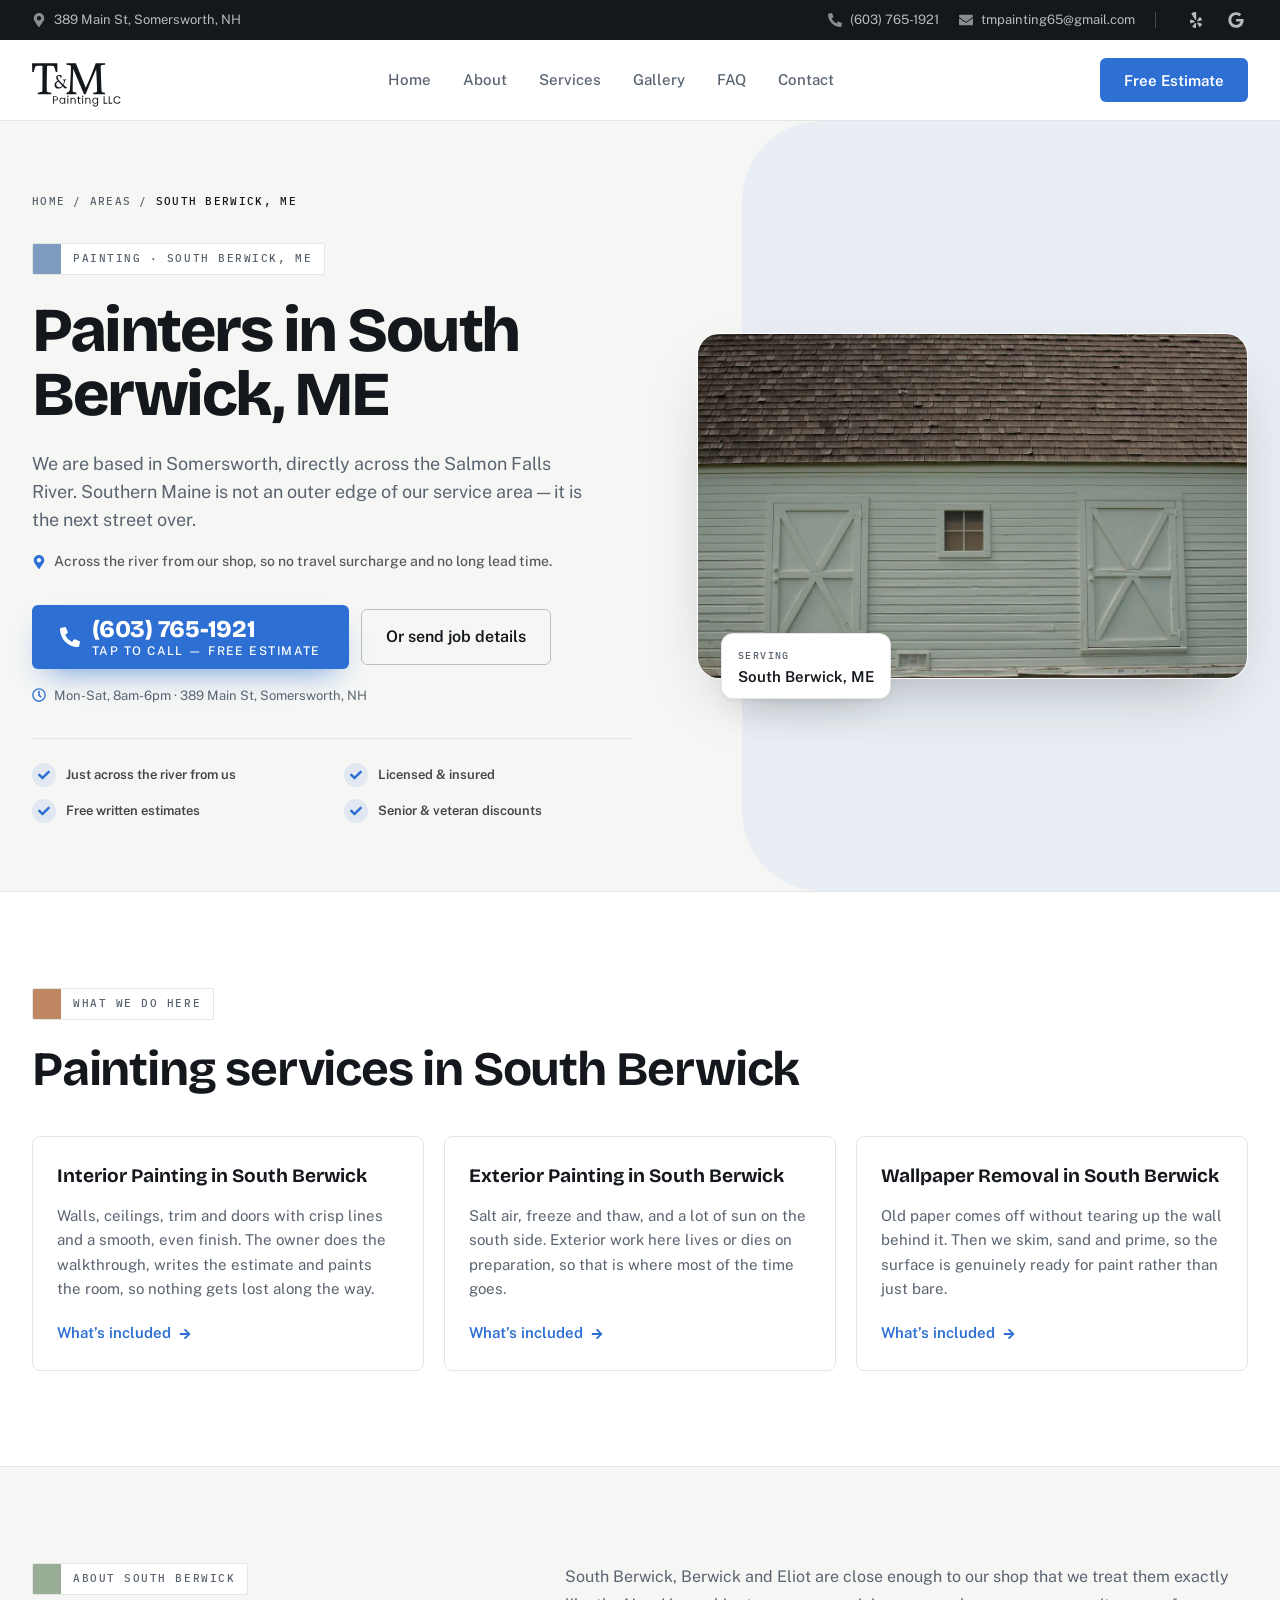
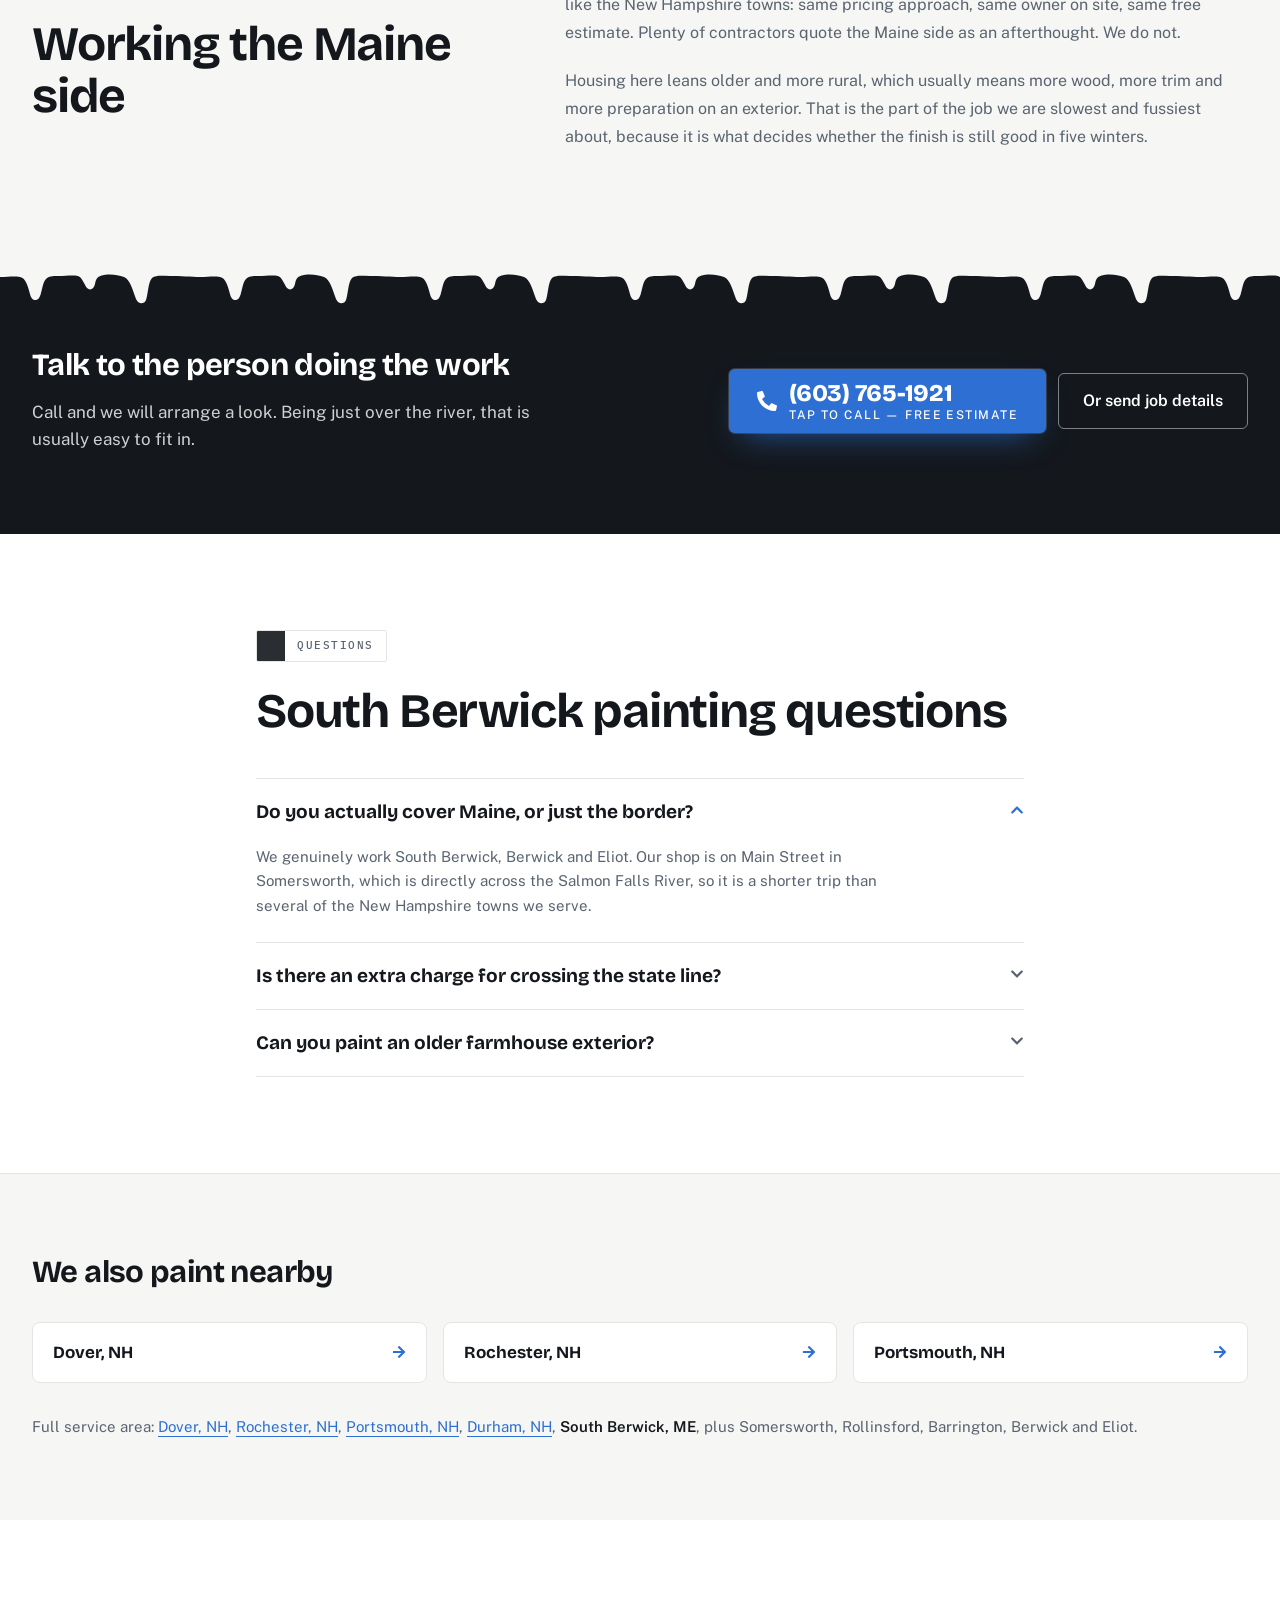
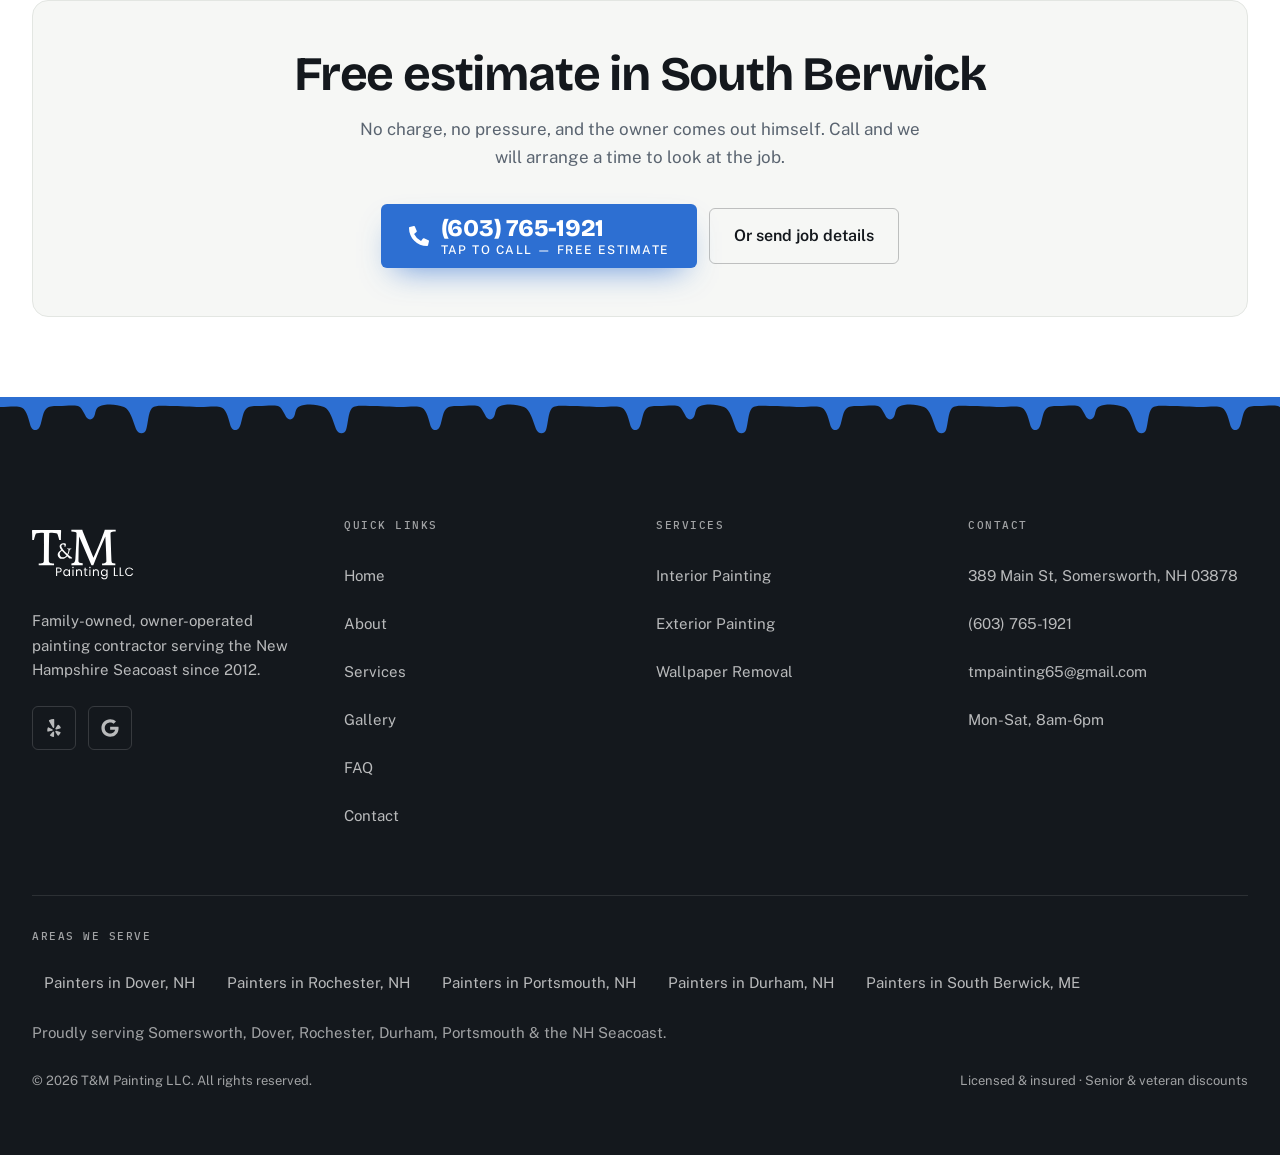
<file: painters/south-berwick-me/index.html>
<!DOCTYPE html><html lang="en-US"><head><meta charSet="utf-8"/><meta http-equiv="x-ua-compatible" content="ie=edge"/><meta name="viewport" content="width=device-width, initial-scale=1, shrink-to-fit=no"/><meta name="generator" content="Gatsby 5.16.1"/><meta name="theme-color" content="#14181D"/><meta name="description" content="Painters in South Berwick, Maine. Interior, exterior and wallpaper removal from an owner-operated crew just across the river. Call (603) 765-1921." data-gatsby-head="true"/><meta name="robots" content="index,follow" data-gatsby-head="true"/><meta name="format-detection" content="telephone=no" data-gatsby-head="true"/><meta property="og:type" content="website" data-gatsby-head="true"/><meta property="og:site_name" content="T&amp;M Painting LLC" data-gatsby-head="true"/><meta property="og:title" content="South Berwick, ME Painters | House Painting | T&amp;M Painting" data-gatsby-head="true"/><meta property="og:description" content="Painters in South Berwick, Maine. Interior, exterior and wallpaper removal from an owner-operated crew just across the river. Call (603) 765-1921." data-gatsby-head="true"/><meta property="og:url" content="https://tandmpaintingllc.com/painters/south-berwick-me/" data-gatsby-head="true"/><meta property="og:locale" content="en_US" data-gatsby-head="true"/><meta property="og:image" content="https://tandmpaintingllc.com/og-south-berwick-me.jpg" data-gatsby-head="true"/><meta property="og:image:width" content="1200" data-gatsby-head="true"/><meta property="og:image:height" content="630" data-gatsby-head="true"/><meta property="og:image:alt" content="T&amp;M Painting LLC — Interior &amp; exterior painting for the NH Seacoast" data-gatsby-head="true"/><meta name="twitter:card" content="summary_large_image" data-gatsby-head="true"/><meta name="twitter:title" content="South Berwick, ME Painters | House Painting | T&amp;M Painting" data-gatsby-head="true"/><meta name="twitter:description" content="Painters in South Berwick, Maine. Interior, exterior and wallpaper removal from an owner-operated crew just across the river. Call (603) 765-1921." data-gatsby-head="true"/><meta name="twitter:image" content="https://tandmpaintingllc.com/og-south-berwick-me.jpg" data-gatsby-head="true"/><meta name="twitter:image:alt" content="T&amp;M Painting LLC — Interior &amp; exterior painting for the NH Seacoast" data-gatsby-head="true"/><meta name="geo.region" content="US-NH" data-gatsby-head="true"/><meta name="geo.placename" content="Somersworth" data-gatsby-head="true"/><meta name="geo.position" content="43.2458412;-70.8527675" data-gatsby-head="true"/><style data-href="/styles.bbc696bc079dd11ae11d.css" data-identity="gatsby-global-css">*,:after,:before{--tw-border-spacing-x:0;--tw-border-spacing-y:0;--tw-translate-x:0;--tw-translate-y:0;--tw-rotate:0;--tw-skew-x:0;--tw-skew-y:0;--tw-scale-x:1;--tw-scale-y:1;--tw-pan-x: ;--tw-pan-y: ;--tw-pinch-zoom: ;--tw-scroll-snap-strictness:proximity;--tw-gradient-from-position: ;--tw-gradient-via-position: ;--tw-gradient-to-position: ;--tw-ordinal: ;--tw-slashed-zero: ;--tw-numeric-figure: ;--tw-numeric-spacing: ;--tw-numeric-fraction: ;--tw-ring-inset: ;--tw-ring-offset-width:0px;--tw-ring-offset-color:#fff;--tw-ring-color:rgba(59,130,246,.5);--tw-ring-offset-shadow:0 0 #0000;--tw-ring-shadow:0 0 #0000;--tw-shadow:0 0 #0000;--tw-shadow-colored:0 0 #0000;--tw-blur: ;--tw-brightness: ;--tw-contrast: ;--tw-grayscale: ;--tw-hue-rotate: ;--tw-invert: ;--tw-saturate: ;--tw-sepia: ;--tw-drop-shadow: ;--tw-backdrop-blur: ;--tw-backdrop-brightness: ;--tw-backdrop-contrast: ;--tw-backdrop-grayscale: ;--tw-backdrop-hue-rotate: ;--tw-backdrop-invert: ;--tw-backdrop-opacity: ;--tw-backdrop-saturate: ;--tw-backdrop-sepia: ;--tw-contain-size: ;--tw-contain-layout: ;--tw-contain-paint: ;--tw-contain-style: }::backdrop{--tw-border-spacing-x:0;--tw-border-spacing-y:0;--tw-translate-x:0;--tw-translate-y:0;--tw-rotate:0;--tw-skew-x:0;--tw-skew-y:0;--tw-scale-x:1;--tw-scale-y:1;--tw-pan-x: ;--tw-pan-y: ;--tw-pinch-zoom: ;--tw-scroll-snap-strictness:proximity;--tw-gradient-from-position: ;--tw-gradient-via-position: ;--tw-gradient-to-position: ;--tw-ordinal: ;--tw-slashed-zero: ;--tw-numeric-figure: ;--tw-numeric-spacing: ;--tw-numeric-fraction: ;--tw-ring-inset: ;--tw-ring-offset-width:0px;--tw-ring-offset-color:#fff;--tw-ring-color:rgba(59,130,246,.5);--tw-ring-offset-shadow:0 0 #0000;--tw-ring-shadow:0 0 #0000;--tw-shadow:0 0 #0000;--tw-shadow-colored:0 0 #0000;--tw-blur: ;--tw-brightness: ;--tw-contrast: ;--tw-grayscale: ;--tw-hue-rotate: ;--tw-invert: ;--tw-saturate: ;--tw-sepia: ;--tw-drop-shadow: ;--tw-backdrop-blur: ;--tw-backdrop-brightness: ;--tw-backdrop-contrast: ;--tw-backdrop-grayscale: ;--tw-backdrop-hue-rotate: ;--tw-backdrop-invert: ;--tw-backdrop-opacity: ;--tw-backdrop-saturate: ;--tw-backdrop-sepia: ;--tw-contain-size: ;--tw-contain-layout: ;--tw-contain-paint: ;--tw-contain-style: }/*
! tailwindcss v3.4.19 | MIT License | https://tailwindcss.com
*/*,:after,:before{border:0 solid #e5e7eb;box-sizing:border-box}:after,:before{--tw-content:""}:host,html{-webkit-text-size-adjust:100%;font-feature-settings:normal;-webkit-tap-highlight-color:transparent;font-family:Public Sans,ui-sans-serif,system-ui,sans-serif;font-variation-settings:normal;line-height:1.5;-moz-tab-size:4;-o-tab-size:4;tab-size:4}body{line-height:inherit;margin:0}hr{border-top-width:1px;color:inherit;height:0}abbr:where([title]){-webkit-text-decoration:underline dotted;text-decoration:underline dotted}h1,h2,h3,h4,h5,h6{font-size:inherit;font-weight:inherit}a{color:inherit;text-decoration:inherit}b,strong{font-weight:bolder}code,kbd,pre,samp{font-feature-settings:normal;font-family:IBM Plex Mono,ui-monospace,SFMono-Regular,monospace;font-size:1em;font-variation-settings:normal}small{font-size:80%}sub,sup{font-size:75%;line-height:0;position:relative;vertical-align:baseline}sub{bottom:-.25em}sup{top:-.5em}table{border-collapse:collapse;border-color:inherit;text-indent:0}button,input,optgroup,select,textarea{font-feature-settings:inherit;color:inherit;font-family:inherit;font-size:100%;font-variation-settings:inherit;font-weight:inherit;letter-spacing:inherit;line-height:inherit;margin:0;padding:0}button,select{text-transform:none}button,input:where([type=button]),input:where([type=reset]),input:where([type=submit]){-webkit-appearance:button;background-color:transparent;background-image:none}:-moz-focusring{outline:auto}:-moz-ui-invalid{box-shadow:none}progress{vertical-align:baseline}::-webkit-inner-spin-button,::-webkit-outer-spin-button{height:auto}[type=search]{-webkit-appearance:textfield;outline-offset:-2px}::-webkit-search-decoration{-webkit-appearance:none}::-webkit-file-upload-button{-webkit-appearance:button;font:inherit}summary{display:list-item}blockquote,dd,dl,figure,h1,h2,h3,h4,h5,h6,hr,p,pre{margin:0}fieldset{margin:0}fieldset,legend{padding:0}menu,ol,ul{list-style:none;margin:0;padding:0}dialog{padding:0}textarea{resize:vertical}input::-moz-placeholder,textarea::-moz-placeholder{color:#9ca3af;opacity:1}input::placeholder,textarea::placeholder{color:#9ca3af;opacity:1}[role=button],button{cursor:pointer}:disabled{cursor:default}audio,canvas,embed,iframe,img,object,svg,video{display:block;vertical-align:middle}img,video{height:auto;max-width:100%}[hidden]:where(:not([hidden=until-found])){display:none}@font-face{font-display:swap;font-family:Bricolage Grotesque;font-style:normal;font-weight:700;src:url(/fonts/bricolage-grotesque-latin-700-normal.woff2) format("woff2");unicode-range:u+00??,u+0131,u+0152-0153,u+02bb-02bc,u+02c6,u+02da,u+02dc,u+0304,u+0308,u+0329,u+2000-206f,u+20ac,u+2122,u+2191,u+2193,u+2212,u+2215,u+feff,u+fffd}@font-face{font-display:swap;font-family:Bricolage Grotesque;font-style:normal;font-weight:800;src:url(/fonts/bricolage-grotesque-latin-800-normal.woff2) format("woff2");unicode-range:u+00??,u+0131,u+0152-0153,u+02bb-02bc,u+02c6,u+02da,u+02dc,u+0304,u+0308,u+0329,u+2000-206f,u+20ac,u+2122,u+2191,u+2193,u+2212,u+2215,u+feff,u+fffd}@font-face{font-display:swap;font-family:Public Sans;font-style:normal;font-weight:400;src:url(/fonts/public-sans-latin-400-normal.woff2) format("woff2");unicode-range:u+00??,u+0131,u+0152-0153,u+02bb-02bc,u+02c6,u+02da,u+02dc,u+0304,u+0308,u+0329,u+2000-206f,u+20ac,u+2122,u+2191,u+2193,u+2212,u+2215,u+feff,u+fffd}@font-face{font-display:swap;font-family:Public Sans;font-style:normal;font-weight:500;src:url(/fonts/public-sans-latin-500-normal.woff2) format("woff2");unicode-range:u+00??,u+0131,u+0152-0153,u+02bb-02bc,u+02c6,u+02da,u+02dc,u+0304,u+0308,u+0329,u+2000-206f,u+20ac,u+2122,u+2191,u+2193,u+2212,u+2215,u+feff,u+fffd}@font-face{font-display:swap;font-family:Public Sans;font-style:normal;font-weight:600;src:url(/fonts/public-sans-latin-600-normal.woff2) format("woff2");unicode-range:u+00??,u+0131,u+0152-0153,u+02bb-02bc,u+02c6,u+02da,u+02dc,u+0304,u+0308,u+0329,u+2000-206f,u+20ac,u+2122,u+2191,u+2193,u+2212,u+2215,u+feff,u+fffd}@font-face{font-display:swap;font-family:IBM Plex Mono;font-style:normal;font-weight:500;src:url(/fonts/ibm-plex-mono-latin-500-normal.woff2) format("woff2");unicode-range:u+00??,u+0131,u+0152-0153,u+02bb-02bc,u+02c6,u+02da,u+02dc,u+0304,u+0308,u+0329,u+2000-206f,u+20ac,u+2122,u+2191,u+2193,u+2212,u+2215,u+feff,u+fffd}:root{--topbar-h:0px;--header-h:73px;--chrome-h:calc(var(--topbar-h) + var(--header-h))}@media (min-width:1024px){:root{--topbar-h:40px;--header-h:81px}}html{-webkit-text-size-adjust:100%;scroll-behavior:smooth}body{--tw-bg-opacity:1;--tw-text-opacity:1;-webkit-font-smoothing:antialiased;-moz-osx-font-smoothing:grayscale;background-color:rgb(246 247 245/var(--tw-bg-opacity,1));color:rgb(20 24 29/var(--tw-text-opacity,1));font-family:Public Sans,ui-sans-serif,system-ui,sans-serif;font-size:16px;font-weight:400;line-height:1.625;text-rendering:optimizeLegibility}@media (min-width:768px){body{font-size:17px}}h1,h2,h3{--tw-text-opacity:1;color:rgb(20 24 29/var(--tw-text-opacity,1));font-family:Bricolage Grotesque,ui-sans-serif,system-ui,sans-serif}div[id],section[id]{scroll-margin-top:88px}@media (min-width:1024px){div[id],section[id]{scroll-margin-top:80px}}:focus-visible{border-radius:2px;outline:2px solid #2d6fd2;outline-offset:2px}::-moz-selection{background:#2d6fd2;color:#fff}::selection{background:#2d6fd2;color:#fff}.container{width:100%}@media (min-width:640px){.container{max-width:640px}}@media (min-width:768px){.container{max-width:768px}}@media (min-width:1024px){.container{max-width:1024px}}@media (min-width:1280px){.container{max-width:1280px}}@media (min-width:1536px){.container{max-width:1536px}}.shell{margin-left:auto;margin-right:auto;max-width:1280px;padding-left:1.25rem;padding-right:1.25rem;width:100%}@media (min-width:640px){.shell{padding-left:1.5rem;padding-right:1.5rem}}@media (min-width:1024px){.shell{padding-left:2rem;padding-right:2rem}}.main-offset{padding-top:var(--chrome-h)}.btn,.btn-primary{align-items:center;border-radius:.375rem;display:inline-flex;font-size:15px;font-weight:600;gap:.5rem;justify-content:center;line-height:1;min-height:44px;padding-left:1.5rem;padding-right:1.5rem;transition-duration:.2s;transition-property:color,background-color,border-color,text-decoration-color,fill,stroke;transition-timing-function:cubic-bezier(.4,0,.2,1)}.btn-primary{--tw-bg-opacity:1;--tw-text-opacity:1;background-color:rgb(45 111 210/var(--tw-bg-opacity,1));color:rgb(255 255 255/var(--tw-text-opacity,1))}.btn-primary:hover{--tw-bg-opacity:1;background-color:rgb(31 85 168/var(--tw-bg-opacity,1))}.btn-ghost-light{--tw-text-opacity:1;align-items:center;border-color:hsla(0,0%,100%,.45);border-radius:.375rem;border-width:1px;color:rgb(255 255 255/var(--tw-text-opacity,1));display:inline-flex;font-size:15px;font-weight:600;gap:.5rem;justify-content:center;line-height:1;min-height:44px;padding-left:1.5rem;padding-right:1.5rem;transition-duration:.2s;transition-property:color,background-color,border-color,text-decoration-color,fill,stroke;transition-timing-function:cubic-bezier(.4,0,.2,1)}.btn-ghost-light:hover{--tw-border-opacity:1;background-color:hsla(0,0%,100%,.1);border-color:rgb(255 255 255/var(--tw-border-opacity,1))}.btn-outline-ink{--tw-text-opacity:1;align-items:center;border-color:rgba(20,24,29,.25);border-radius:.375rem;border-width:1px;color:rgb(20 24 29/var(--tw-text-opacity,1));display:inline-flex;font-size:15px;font-weight:600;gap:.5rem;justify-content:center;line-height:1;min-height:44px;padding-left:1.5rem;padding-right:1.5rem;transition-duration:.2s;transition-property:color,background-color,border-color,text-decoration-color,fill,stroke;transition-timing-function:cubic-bezier(.4,0,.2,1)}.btn-outline-ink:hover{--tw-border-opacity:1;background-color:rgba(20,24,29,.04);border-color:rgb(20 24 29/var(--tw-border-opacity,1))}.eyebrow-label{font-family:IBM Plex Mono,ui-monospace,SFMono-Regular,monospace;font-size:11px;font-weight:500;letter-spacing:.14em;text-transform:uppercase}.link-tape{--tw-text-opacity:1;color:rgb(45 111 210/var(--tw-text-opacity,1));text-decoration-line:underline;text-underline-offset:4px;transition-duration:.15s;transition-property:color,background-color,border-color,text-decoration-color,fill,stroke;transition-timing-function:cubic-bezier(.4,0,.2,1)}.link-tape:hover{--tw-text-opacity:1;color:rgb(31 85 168/var(--tw-text-opacity,1))}.sr-only{clip:rect(0,0,0,0);border-width:0;height:1px;margin:-1px;overflow:hidden;padding:0;position:absolute;white-space:nowrap;width:1px}.pointer-events-none{pointer-events:none}.visible{visibility:visible}.invisible{visibility:hidden}.static{position:static}.fixed{position:fixed}.absolute{position:absolute}.relative{position:relative}.sticky{position:sticky}.inset-0{inset:0}.inset-x-0{left:0;right:0}.inset-x-3{left:.75rem;right:.75rem}.inset-x-\[-5\%\]{left:-5%;right:-5%}.inset-y-0{bottom:0;top:0}.-bottom-1{bottom:-.25rem}.-bottom-4{bottom:-1rem}.-bottom-5{bottom:-1.25rem}.-left-2{left:-.5rem}.-left-24{left:-6rem}.-right-20{right:-5rem}.-top-2{top:-.5rem}.-top-20{top:-5rem}.bottom-0{bottom:0}.bottom-1\.5{bottom:.375rem}.bottom-\[-18px\]{bottom:-18px}.left-0{left:0}.left-5{left:1.25rem}.left-6{left:1.5rem}.left-\[-3\%\]{left:-3%}.right-0{right:0}.right-5{right:1.25rem}.top-0{top:0}.top-0\.5{top:.125rem}.top-44{top:11rem}.top-5{top:1.25rem}.top-\[-1\%\]{top:-1%}.top-\[13px\]{top:13px}.top-\[7px\]{top:7px}.isolate{isolation:isolate}.-z-10{z-index:-10}.-z-20{z-index:-20}.z-10{z-index:10}.z-40{z-index:40}.z-50{z-index:50}.z-\[60\]{z-index:60}.z-\[70\]{z-index:70}.-m-2{margin:-.5rem}.mx-auto{margin-left:auto;margin-right:auto}.-mr-2{margin-right:-.5rem}.mb-14{margin-bottom:3.5rem}.mb-2{margin-bottom:.5rem}.mb-5{margin-bottom:1.25rem}.mb-7{margin-bottom:1.75rem}.ml-0\.5{margin-left:.125rem}.mt-0\.5{margin-top:.125rem}.mt-1{margin-top:.25rem}.mt-1\.5{margin-top:.375rem}.mt-10{margin-top:2.5rem}.mt-12{margin-top:3rem}.mt-14{margin-top:3.5rem}.mt-2{margin-top:.5rem}.mt-3{margin-top:.75rem}.mt-4{margin-top:1rem}.mt-5{margin-top:1.25rem}.mt-6{margin-top:1.5rem}.mt-7{margin-top:1.75rem}.mt-8{margin-top:2rem}.mt-9{margin-top:2.25rem}.mt-auto{margin-top:auto}.block{display:block}.inline-block{display:inline-block}.flex{display:flex}.inline-flex{display:inline-flex}.grid{display:grid}.hidden{display:none}.h-0\.5{height:.125rem}.h-1\.5{height:.375rem}.h-10{height:2.5rem}.h-11{height:2.75rem}.h-12{height:3rem}.h-16{height:4rem}.h-2\.5{height:.625rem}.h-3{height:.75rem}.h-3\.5{height:.875rem}.h-4{height:1rem}.h-5{height:1.25rem}.h-6{height:1.5rem}.h-64{height:16rem}.h-9{height:2.25rem}.h-\[100dvh\]{height:100dvh}.h-\[18px\]{height:18px}.h-\[19px\]{height:19px}.h-\[72px\]{height:72px}.h-\[76px\]{height:76px}.h-\[95\%\]{height:95%}.h-full{height:100%}.max-h-0{max-height:0}.max-h-10{max-height:2.5rem}.min-h-\[26px\]{min-height:26px}.min-h-\[44px\]{min-height:44px}.min-h-\[460px\]{min-height:460px}.min-h-\[48px\]{min-height:48px}.min-h-\[54px\]{min-height:54px}.min-h-\[56px\]{min-height:56px}.min-h-\[64px\]{min-height:64px}.min-h-\[68px\]{min-height:68px}.min-h-screen{min-height:100vh}.w-1\/2{width:50%}.w-10{width:2.5rem}.w-11{width:2.75rem}.w-12{width:3rem}.w-16{width:4rem}.w-2\.5{width:.625rem}.w-3{width:.75rem}.w-3\.5{width:.875rem}.w-4{width:1rem}.w-5{width:1.25rem}.w-6{width:1.5rem}.w-64{width:16rem}.w-9{width:2.25rem}.w-\[104\%\]{width:104%}.w-\[106\%\]{width:106%}.w-\[110\%\]{width:110%}.w-\[18px\]{width:18px}.w-\[19px\]{width:19px}.w-\[42\%\]{width:42%}.w-\[min\(88vw\2c 360px\)\]{width:min(88vw,360px)}.w-auto{width:auto}.w-fit{width:-moz-fit-content;width:fit-content}.w-full{width:100%}.w-px{width:1px}.min-w-0{min-width:0}.max-w-2xl{max-width:42rem}.max-w-3xl{max-width:48rem}.max-w-\[16ch\]{max-width:16ch}.max-w-\[500px\]{max-width:500px}.max-w-\[520px\]{max-width:520px}.max-w-\[560px\]{max-width:560px}.max-w-\[570px\]{max-width:570px}.max-w-\[600px\]{max-width:600px}.max-w-\[650px\]{max-width:650px}.max-w-\[720px\]{max-width:720px}.max-w-lg{max-width:32rem}.max-w-md{max-width:28rem}.max-w-xl{max-width:36rem}.max-w-xs{max-width:20rem}.flex-1{flex:1 1 0%}.shrink-0{flex-shrink:0}.origin-left{transform-origin:left}.translate-x-0{--tw-translate-x:0px}.translate-x-0,.translate-x-4{transform:translate(var(--tw-translate-x),var(--tw-translate-y)) rotate(var(--tw-rotate)) skewX(var(--tw-skew-x)) skewY(var(--tw-skew-y)) scaleX(var(--tw-scale-x)) scaleY(var(--tw-scale-y))}.translate-x-4{--tw-translate-x:1rem}.translate-x-full{--tw-translate-x:100%}.translate-x-full,.translate-y-0{transform:translate(var(--tw-translate-x),var(--tw-translate-y)) rotate(var(--tw-rotate)) skewX(var(--tw-skew-x)) skewY(var(--tw-skew-y)) scaleX(var(--tw-scale-x)) scaleY(var(--tw-scale-y))}.translate-y-0{--tw-translate-y:0px}.translate-y-2{--tw-translate-y:0.5rem}.-rotate-2,.translate-y-2{transform:translate(var(--tw-translate-x),var(--tw-translate-y)) rotate(var(--tw-rotate)) skewX(var(--tw-skew-x)) skewY(var(--tw-skew-y)) scaleX(var(--tw-scale-x)) scaleY(var(--tw-scale-y))}.-rotate-2{--tw-rotate:-2deg}.-rotate-45{--tw-rotate:-45deg}.-rotate-45,.-rotate-\[1\.4deg\]{transform:translate(var(--tw-translate-x),var(--tw-translate-y)) rotate(var(--tw-rotate)) skewX(var(--tw-skew-x)) skewY(var(--tw-skew-y)) scaleX(var(--tw-scale-x)) scaleY(var(--tw-scale-y))}.-rotate-\[1\.4deg\]{--tw-rotate:-1.4deg}.rotate-0{--tw-rotate:0deg}.rotate-0,.rotate-180{transform:translate(var(--tw-translate-x),var(--tw-translate-y)) rotate(var(--tw-rotate)) skewX(var(--tw-skew-x)) skewY(var(--tw-skew-y)) scaleX(var(--tw-scale-x)) scaleY(var(--tw-scale-y))}.rotate-180{--tw-rotate:180deg}.rotate-45{--tw-rotate:45deg}.rotate-45,.scale-x-0{transform:translate(var(--tw-translate-x),var(--tw-translate-y)) rotate(var(--tw-rotate)) skewX(var(--tw-skew-x)) skewY(var(--tw-skew-y)) scaleX(var(--tw-scale-x)) scaleY(var(--tw-scale-y))}.scale-x-0{--tw-scale-x:0}.scale-x-100{--tw-scale-x:1;transform:translate(var(--tw-translate-x),var(--tw-translate-y)) rotate(var(--tw-rotate)) skewX(var(--tw-skew-x)) skewY(var(--tw-skew-y)) scaleX(var(--tw-scale-x)) scaleY(var(--tw-scale-y))}.resize-y{resize:vertical}.appearance-none{-webkit-appearance:none;-moz-appearance:none;appearance:none}.break-inside-avoid{-moz-column-break-inside:avoid;break-inside:avoid}.grid-cols-2{grid-template-columns:repeat(2,minmax(0,1fr))}.grid-cols-3{grid-template-columns:repeat(3,minmax(0,1fr))}.grid-rows-\[0fr\]{grid-template-rows:0fr}.grid-rows-\[1fr\]{grid-template-rows:1fr}.flex-col{flex-direction:column}.flex-wrap{flex-wrap:wrap}.items-start{align-items:flex-start}.items-end{align-items:flex-end}.items-center{align-items:center}.items-stretch{align-items:stretch}.justify-center{justify-content:center}.justify-between{justify-content:space-between}.gap-1{gap:.25rem}.gap-1\.5{gap:.375rem}.gap-10{gap:2.5rem}.gap-12{gap:3rem}.gap-14{gap:3.5rem}.gap-2{gap:.5rem}.gap-2\.5{gap:.625rem}.gap-3{gap:.75rem}.gap-4{gap:1rem}.gap-5{gap:1.25rem}.gap-6{gap:1.5rem}.gap-8{gap:2rem}.gap-x-2{-moz-column-gap:.5rem;column-gap:.5rem}.gap-x-6{-moz-column-gap:1.5rem;column-gap:1.5rem}.gap-x-8{-moz-column-gap:2rem;column-gap:2rem}.gap-y-1{row-gap:.25rem}.gap-y-3{row-gap:.75rem}.gap-y-4{row-gap:1rem}.gap-y-5{row-gap:1.25rem}.space-y-1>:not([hidden])~:not([hidden]){--tw-space-y-reverse:0;margin-bottom:calc(.25rem*var(--tw-space-y-reverse));margin-top:calc(.25rem*(1 - var(--tw-space-y-reverse)))}.space-y-5>:not([hidden])~:not([hidden]){--tw-space-y-reverse:0;margin-bottom:calc(1.25rem*var(--tw-space-y-reverse));margin-top:calc(1.25rem*(1 - var(--tw-space-y-reverse)))}.divide-y>:not([hidden])~:not([hidden]){--tw-divide-y-reverse:0;border-bottom-width:calc(1px*var(--tw-divide-y-reverse));border-top-width:calc(1px*(1 - var(--tw-divide-y-reverse)))}.divide-mist>:not([hidden])~:not([hidden]){--tw-divide-opacity:1;border-color:rgb(227 230 226/var(--tw-divide-opacity,1))}.self-start{align-self:flex-start}.overflow-hidden{overflow:hidden}.overflow-visible{overflow:visible}.overflow-y-auto{overflow-y:auto}.whitespace-nowrap{white-space:nowrap}.break-words{overflow-wrap:break-word}.break-all{word-break:break-all}.rounded-2xl{border-radius:1rem}.rounded-\[22px\]{border-radius:22px}.rounded-\[26px\]{border-radius:26px}.rounded-\[28px\]{border-radius:28px}.rounded-full{border-radius:9999px}.rounded-lg{border-radius:.5rem}.rounded-md{border-radius:.375rem}.rounded-sm{border-radius:.125rem}.rounded-xl{border-radius:.75rem}.rounded-l-\[5rem\]{border-bottom-left-radius:5rem;border-top-left-radius:5rem}.border{border-width:1px}.border-2{border-width:2px}.border-\[42px\]{border-width:42px}.border-y{border-top-width:1px}.border-b,.border-y{border-bottom-width:1px}.border-t{border-top-width:1px}.border-ink\/25{border-color:rgba(20,24,29,.25)}.border-mist{--tw-border-opacity:1;border-color:rgb(227 230 226/var(--tw-border-opacity,1))}.border-mist\/70{border-color:hsla(105,7%,89%,.7)}.border-mist\/90{border-color:hsla(105,7%,89%,.9)}.border-red-500{--tw-border-opacity:1;border-color:rgb(239 68 68/var(--tw-border-opacity,1))}.border-tape{--tw-border-opacity:1;border-color:rgb(45 111 210/var(--tw-border-opacity,1))}.border-tape\/15{border-color:rgba(45,111,210,.15)}.border-tape\/\[0\.035\]{border-color:rgba(45,111,210,.035)}.border-white\/10{border-color:hsla(0,0%,100%,.1)}.border-white\/15{border-color:hsla(0,0%,100%,.15)}.border-white\/25{border-color:hsla(0,0%,100%,.25)}.border-white\/30{border-color:hsla(0,0%,100%,.3)}.border-white\/35{border-color:hsla(0,0%,100%,.35)}.border-white\/45{border-color:hsla(0,0%,100%,.45)}.border-white\/80{border-color:hsla(0,0%,100%,.8)}.bg-\[\#4285F4\]\/10{background-color:rgba(66,133,244,.1)}.bg-chip-clay{--tw-bg-opacity:1;background-color:rgb(192 136 98/var(--tw-bg-opacity,1))}.bg-chip-dusty{--tw-bg-opacity:1;background-color:rgb(126 155 192/var(--tw-bg-opacity,1))}.bg-chip-offblack{--tw-bg-opacity:1;background-color:rgb(42 46 51/var(--tw-bg-opacity,1))}.bg-chip-sage{--tw-bg-opacity:1;background-color:rgb(154 173 150/var(--tw-bg-opacity,1))}.bg-current{background-color:currentColor}.bg-ink{--tw-bg-opacity:1;background-color:rgb(20 24 29/var(--tw-bg-opacity,1))}.bg-ink\/20{background-color:rgba(20,24,29,.2)}.bg-ink\/40{background-color:rgba(20,24,29,.4)}.bg-ink\/75{background-color:rgba(20,24,29,.75)}.bg-ink\/80{background-color:rgba(20,24,29,.8)}.bg-primer{--tw-bg-opacity:1;background-color:rgb(246 247 245/var(--tw-bg-opacity,1))}.bg-red-50{--tw-bg-opacity:1;background-color:rgb(254 242 242/var(--tw-bg-opacity,1))}.bg-tape{--tw-bg-opacity:1;background-color:rgb(45 111 210/var(--tw-bg-opacity,1))}.bg-tape\/10{background-color:rgba(45,111,210,.1)}.bg-tape\/20{background-color:rgba(45,111,210,.2)}.bg-tape\/\[0\.055\]{background-color:rgba(45,111,210,.055)}.bg-tape\/\[0\.07\]{background-color:rgba(45,111,210,.07)}.bg-white{--tw-bg-opacity:1;background-color:rgb(255 255 255/var(--tw-bg-opacity,1))}.bg-white\/10{background-color:hsla(0,0%,100%,.1)}.bg-white\/20{background-color:hsla(0,0%,100%,.2)}.bg-white\/95{background-color:hsla(0,0%,100%,.95)}.bg-\[url\(\'data\:image\/svg\+xml\;charset\=utf-8\2c \%3Csvg\%20xmlns\%3D\%22http\%3A\/\/www\.w3\.org\/2000\/svg\%22\%20viewBox\%3D\%220\%200\%2016\%2016\%22\%20fill\%3D\%22\%235A6470\%22\%3E\%3Cpath\%20d\%3D\%22M4\.5\%206\.5L8\%2010l3\.5-3\.5z\%22\/\%3E\%3C\/svg\%3E\'\)\]{background-image:url("data:image/svg+xml;charset=utf-8,%3Csvg xmlns='http://www.w3.org/2000/svg' fill='%235A6470' viewBox='0 0 16 16'%3E%3Cpath d='M4.5 6.5 8 10l3.5-3.5z'/%3E%3C/svg%3E")}.bg-\[length\:20px_20px\]{background-size:20px 20px}.bg-\[right_14px_center\]{background-position:right 14px center}.bg-no-repeat{background-repeat:no-repeat}.p-2{padding:.5rem}.p-6{padding:1.5rem}.p-7{padding:1.75rem}.px-2\.5{padding-left:.625rem;padding-right:.625rem}.px-3{padding-left:.75rem;padding-right:.75rem}.px-3\.5{padding-left:.875rem;padding-right:.875rem}.px-4{padding-left:1rem;padding-right:1rem}.px-5{padding-left:1.25rem;padding-right:1.25rem}.px-6{padding-left:1.5rem;padding-right:1.5rem}.px-7{padding-left:1.75rem;padding-right:1.75rem}.px-8{padding-left:2rem;padding-right:2rem}.py-1{padding-bottom:.25rem;padding-top:.25rem}.py-1\.5{padding-bottom:.375rem;padding-top:.375rem}.py-12{padding-bottom:3rem;padding-top:3rem}.py-14{padding-bottom:3.5rem;padding-top:3.5rem}.py-16{padding-bottom:4rem;padding-top:4rem}.py-2{padding-bottom:.5rem;padding-top:.5rem}.py-20{padding-bottom:5rem;padding-top:5rem}.py-3{padding-bottom:.75rem;padding-top:.75rem}.py-3\.5{padding-bottom:.875rem;padding-top:.875rem}.py-4{padding-bottom:1rem;padding-top:1rem}.py-5{padding-bottom:1.25rem;padding-top:1.25rem}.py-6{padding-bottom:1.5rem;padding-top:1.5rem}.py-7{padding-bottom:1.75rem;padding-top:1.75rem}.py-8{padding-bottom:2rem;padding-top:2rem}.pb-1\.5{padding-bottom:.375rem}.pb-6{padding-bottom:1.5rem}.pb-9{padding-bottom:2.25rem}.pb-\[calc\(0\.5rem\+env\(safe-area-inset-bottom\)\)\]{padding-bottom:calc(.5rem + env(safe-area-inset-bottom))}.pb-\[calc\(5\.5rem\+env\(safe-area-inset-bottom\)\)\]{padding-bottom:calc(5.5rem + env(safe-area-inset-bottom))}.pb-\[max\(20px\2c env\(safe-area-inset-bottom\)\)\]{padding-bottom:max(20px,env(safe-area-inset-bottom))}.pr-1{padding-right:.25rem}.pr-10{padding-right:2.5rem}.pr-11{padding-right:2.75rem}.pt-10{padding-top:2.5rem}.pt-16{padding-top:4rem}.pt-5{padding-top:1.25rem}.pt-6{padding-top:1.5rem}.pt-8{padding-top:2rem}.text-left{text-align:left}.text-center{text-align:center}.align-middle{vertical-align:middle}.font-display{font-family:Bricolage Grotesque,ui-sans-serif,system-ui,sans-serif}.font-mono{font-family:IBM Plex Mono,ui-monospace,SFMono-Regular,monospace}.text-2xl{font-size:1.5rem;line-height:2rem}.text-4xl{font-size:2.25rem;line-height:2.5rem}.text-\[10px\]{font-size:10px}.text-\[11px\]{font-size:11px}.text-\[12px\]{font-size:12px}.text-\[13px\]{font-size:13px}.text-\[14px\]{font-size:14px}.text-\[15px\]{font-size:15px}.text-\[16px\]{font-size:16px}.text-\[17px\]{font-size:17px}.text-\[19px\]{font-size:19px}.text-\[22px\]{font-size:22px}.text-\[88px\]{font-size:88px}.text-\[clamp\(2\.35rem\2c 4\.4vw\2c 3\.6rem\)\]{font-size:clamp(2.35rem,4.4vw,3.6rem)}.text-\[clamp\(2\.5rem\2c 5vw\2c 3\.9rem\)\]{font-size:clamp(2.5rem,5vw,3.9rem)}.text-\[clamp\(3rem\2c 6\.1vw\2c 5\.15rem\)\]{font-size:clamp(3rem,6.1vw,5.15rem)}.text-base{font-size:1rem;line-height:1.5rem}.text-display-lg{font-size:clamp(2rem,4vw,3rem);letter-spacing:-.025em;line-height:1.08}.text-display-md{font-size:clamp(1.5rem,2.4vw,2rem);letter-spacing:-.02em;line-height:1.15}.text-sm{font-size:.875rem;line-height:1.25rem}.text-xl{font-size:1.25rem;line-height:1.75rem}.text-xs{font-size:.75rem;line-height:1rem}.font-bold{font-weight:700}.font-extrabold{font-weight:800}.font-medium{font-weight:500}.font-normal{font-weight:400}.font-semibold{font-weight:600}.uppercase{text-transform:uppercase}.not-italic{font-style:normal}.leading-\[0\.8\]{line-height:.8}.leading-\[0\.95\]{line-height:.95}.leading-\[1\.02\]{line-height:1.02}.leading-\[1\.75\]{line-height:1.75}.leading-\[1\.7\]{line-height:1.7}.leading-none{line-height:1}.leading-relaxed{line-height:1.625}.leading-snug{line-height:1.375}.tracking-\[-0\.01em\]{letter-spacing:-.01em}.tracking-\[-0\.02em\]{letter-spacing:-.02em}.tracking-\[-0\.035em\]{letter-spacing:-.035em}.tracking-\[-0\.03em\]{letter-spacing:-.03em}.tracking-\[-0\.045em\]{letter-spacing:-.045em}.tracking-\[-0\.04em\]{letter-spacing:-.04em}.tracking-\[-0\.07em\]{letter-spacing:-.07em}.tracking-\[0\.12em\]{letter-spacing:.12em}.tracking-\[0\.13em\]{letter-spacing:.13em}.tracking-\[0\.14em\]{letter-spacing:.14em}.tracking-\[0\.16em\]{letter-spacing:.16em}.tracking-\[0\.1em\]{letter-spacing:.1em}.text-\[\#4285F4\]{--tw-text-opacity:1;color:rgb(66 133 244/var(--tw-text-opacity,1))}.text-\[\#E8A33D\]{--tw-text-opacity:1;color:rgb(232 163 61/var(--tw-text-opacity,1))}.text-\[\#F3B34C\]{--tw-text-opacity:1;color:rgb(243 179 76/var(--tw-text-opacity,1))}.text-ink{--tw-text-opacity:1;color:rgb(20 24 29/var(--tw-text-opacity,1))}.text-ink\/70{color:rgba(20,24,29,.7)}.text-ink\/80{color:rgba(20,24,29,.8)}.text-primer{--tw-text-opacity:1;color:rgb(246 247 245/var(--tw-text-opacity,1))}.text-red-600{--tw-text-opacity:1;color:rgb(220 38 38/var(--tw-text-opacity,1))}.text-red-700{--tw-text-opacity:1;color:rgb(185 28 28/var(--tw-text-opacity,1))}.text-steel{--tw-text-opacity:1;color:rgb(90 100 112/var(--tw-text-opacity,1))}.text-tape{--tw-text-opacity:1;color:rgb(45 111 210/var(--tw-text-opacity,1))}.text-white{--tw-text-opacity:1;color:rgb(255 255 255/var(--tw-text-opacity,1))}.text-white\/40{color:hsla(0,0%,100%,.4)}.text-white\/50{color:hsla(0,0%,100%,.5)}.text-white\/55{color:hsla(0,0%,100%,.55)}.text-white\/60{color:hsla(0,0%,100%,.6)}.text-white\/65{color:hsla(0,0%,100%,.65)}.text-white\/70{color:hsla(0,0%,100%,.7)}.text-white\/80{color:hsla(0,0%,100%,.8)}.text-white\/90{color:hsla(0,0%,100%,.9)}.underline{text-decoration-line:underline}.decoration-white\/25{text-decoration-color:hsla(0,0%,100%,.25)}.underline-offset-8{text-underline-offset:8px}.opacity-0{opacity:0}.opacity-100{opacity:1}.opacity-15{opacity:.15}.shadow-\[-12px_0_40px_-12px_rgba\(20\2c 24\2c 29\2c 0\.35\)\]{--tw-shadow:-12px 0 40px -12px rgba(20,24,29,.35);--tw-shadow-colored:-12px 0 40px -12px var(--tw-shadow-color);box-shadow:var(--tw-ring-offset-shadow,0 0 #0000),var(--tw-ring-shadow,0 0 #0000),var(--tw-shadow)}.shadow-\[0_12px_28px_-12px_rgba\(45\2c 111\2c 210\2c 0\.65\)\]{--tw-shadow:0 12px 28px -12px rgba(45,111,210,.65);--tw-shadow-colored:0 12px 28px -12px var(--tw-shadow-color);box-shadow:var(--tw-ring-offset-shadow,0 0 #0000),var(--tw-ring-shadow,0 0 #0000),var(--tw-shadow)}.shadow-\[0_14px_32px_-14px_rgba\(45\2c 111\2c 210\2c 0\.75\)\]{--tw-shadow:0 14px 32px -14px rgba(45,111,210,.75);--tw-shadow-colored:0 14px 32px -14px var(--tw-shadow-color);box-shadow:var(--tw-ring-offset-shadow,0 0 #0000),var(--tw-ring-shadow,0 0 #0000),var(--tw-shadow)}.shadow-\[0_26px_65px_-30px_rgba\(20\2c 24\2c 29\2c 0\.38\)\]{--tw-shadow:0 26px 65px -30px rgba(20,24,29,.38);--tw-shadow-colored:0 26px 65px -30px var(--tw-shadow-color)}.shadow-\[0_26px_65px_-30px_rgba\(20\2c 24\2c 29\2c 0\.38\)\],.shadow-card{box-shadow:var(--tw-ring-offset-shadow,0 0 #0000),var(--tw-ring-shadow,0 0 #0000),var(--tw-shadow)}.shadow-card{--tw-shadow:0 1px 2px rgba(20,24,29,.04),0 8px 24px -12px rgba(20,24,29,.12);--tw-shadow-colored:0 1px 2px var(--tw-shadow-color),0 8px 24px -12px var(--tw-shadow-color)}.shadow-lift{--tw-shadow:0 2px 4px rgba(20,24,29,.05),0 18px 40px -18px rgba(20,24,29,.22);--tw-shadow-colored:0 2px 4px var(--tw-shadow-color),0 18px 40px -18px var(--tw-shadow-color)}.shadow-lift,.shadow-md{box-shadow:var(--tw-ring-offset-shadow,0 0 #0000),var(--tw-ring-shadow,0 0 #0000),var(--tw-shadow)}.shadow-md{--tw-shadow:0 4px 6px -1px rgba(0,0,0,.1),0 2px 4px -2px rgba(0,0,0,.1);--tw-shadow-colored:0 4px 6px -1px var(--tw-shadow-color),0 2px 4px -2px var(--tw-shadow-color)}.shadow-sm{--tw-shadow:0 1px 2px 0 rgba(0,0,0,.05);--tw-shadow-colored:0 1px 2px 0 var(--tw-shadow-color)}.shadow-sm,.shadow-sticky{box-shadow:var(--tw-ring-offset-shadow,0 0 #0000),var(--tw-ring-shadow,0 0 #0000),var(--tw-shadow)}.shadow-sticky{--tw-shadow:0 -4px 16px rgba(0,0,0,.08);--tw-shadow-colored:0 -4px 16px var(--tw-shadow-color)}.outline-none{outline:2px solid transparent;outline-offset:2px}.ring{--tw-ring-offset-shadow:var(--tw-ring-inset) 0 0 0 var(--tw-ring-offset-width) var(--tw-ring-offset-color);--tw-ring-shadow:var(--tw-ring-inset) 0 0 0 calc(3px + var(--tw-ring-offset-width)) var(--tw-ring-color)}.ring,.ring-1{box-shadow:var(--tw-ring-offset-shadow),var(--tw-ring-shadow),var(--tw-shadow,0 0 #0000)}.ring-1{--tw-ring-offset-shadow:var(--tw-ring-inset) 0 0 0 var(--tw-ring-offset-width) var(--tw-ring-offset-color);--tw-ring-shadow:var(--tw-ring-inset) 0 0 0 calc(1px + var(--tw-ring-offset-width)) var(--tw-ring-color)}.ring-white\/15{--tw-ring-color:hsla(0,0%,100%,.15)}.filter{filter:var(--tw-blur) var(--tw-brightness) var(--tw-contrast) var(--tw-grayscale) var(--tw-hue-rotate) var(--tw-invert) var(--tw-saturate) var(--tw-sepia) var(--tw-drop-shadow)}.backdrop-blur{--tw-backdrop-blur:blur(8px)}.backdrop-blur,.backdrop-blur-sm{backdrop-filter:var(--tw-backdrop-blur) var(--tw-backdrop-brightness) var(--tw-backdrop-contrast) var(--tw-backdrop-grayscale) var(--tw-backdrop-hue-rotate) var(--tw-backdrop-invert) var(--tw-backdrop-opacity) var(--tw-backdrop-saturate) var(--tw-backdrop-sepia)}.backdrop-blur-sm{--tw-backdrop-blur:blur(4px)}.transition{transition-duration:.15s;transition-property:color,background-color,border-color,text-decoration-color,fill,stroke,opacity,box-shadow,transform,filter,backdrop-filter;transition-timing-function:cubic-bezier(.4,0,.2,1)}.transition-\[grid-template-rows\2c visibility\]{transition-duration:.15s;transition-property:grid-template-rows,visibility;transition-timing-function:cubic-bezier(.4,0,.2,1)}.transition-\[opacity\2c transform\]{transition-duration:.15s;transition-property:opacity,transform;transition-timing-function:cubic-bezier(.4,0,.2,1)}.transition-all{transition-duration:.15s;transition-property:all;transition-timing-function:cubic-bezier(.4,0,.2,1)}.transition-colors{transition-duration:.15s;transition-property:color,background-color,border-color,text-decoration-color,fill,stroke;transition-timing-function:cubic-bezier(.4,0,.2,1)}.transition-opacity{transition-duration:.15s;transition-property:opacity;transition-timing-function:cubic-bezier(.4,0,.2,1)}.transition-shadow{transition-duration:.15s;transition-property:box-shadow;transition-timing-function:cubic-bezier(.4,0,.2,1)}.transition-transform{transition-duration:.15s;transition-property:transform;transition-timing-function:cubic-bezier(.4,0,.2,1)}.duration-200{transition-duration:.2s}.duration-300{transition-duration:.3s}.duration-500{transition-duration:.5s}.duration-\[250ms\]{transition-duration:.25s}.ease-in-out{transition-timing-function:cubic-bezier(.4,0,.2,1)}.ease-out{transition-timing-function:cubic-bezier(0,0,.2,1)}.ease-physical{transition-timing-function:cubic-bezier(.22,1,.36,1)}.js .reveal{opacity:0;transform:translateY(16px);transition:opacity .4s cubic-bezier(.22,1,.36,1),transform .4s cubic-bezier(.22,1,.36,1);transition-delay:var(--reveal-delay,0ms);will-change:opacity,transform}.js .reveal-in{opacity:1;transform:none}.\[column-count\:1\]{-moz-column-count:1;column-count:1}.yarl__container{background-color:rgba(20,24,29,.95)!important}.yarl__button{color:hsla(0,0%,100%,.85);filter:none}.yarl__button:hover{color:#fff}@media (prefers-reduced-motion:reduce){html{scroll-behavior:auto}*,:after,:before{animation-duration:.01ms!important;animation-iteration-count:1!important;scroll-behavior:auto!important;transition-duration:.01ms!important}.js .reveal{opacity:1;transform:none}}.placeholder\:text-steel\/60::-moz-placeholder{color:rgba(90,100,112,.6)}.placeholder\:text-steel\/60::placeholder{color:rgba(90,100,112,.6)}.after\:absolute:after{content:var(--tw-content);position:absolute}.after\:inset-0:after{content:var(--tw-content);inset:0}.after\:content-\[\'\'\]:after{--tw-content:"";content:var(--tw-content)}.focus-within\:ring-2:focus-within{--tw-ring-offset-shadow:var(--tw-ring-inset) 0 0 0 var(--tw-ring-offset-width) var(--tw-ring-offset-color);--tw-ring-shadow:var(--tw-ring-inset) 0 0 0 calc(2px + var(--tw-ring-offset-width)) var(--tw-ring-color);box-shadow:var(--tw-ring-offset-shadow),var(--tw-ring-shadow),var(--tw-shadow,0 0 #0000)}.focus-within\:ring-tape:focus-within{--tw-ring-opacity:1;--tw-ring-color:rgb(45 111 210/var(--tw-ring-opacity,1))}.focus-within\:ring-offset-2:focus-within{--tw-ring-offset-width:2px}.hover\:-translate-y-0\.5:hover{--tw-translate-y:-0.125rem}.hover\:-translate-y-0\.5:hover,.hover\:-translate-y-1:hover{transform:translate(var(--tw-translate-x),var(--tw-translate-y)) rotate(var(--tw-rotate)) skewX(var(--tw-skew-x)) skewY(var(--tw-skew-y)) scaleX(var(--tw-scale-x)) scaleY(var(--tw-scale-y))}.hover\:-translate-y-1:hover{--tw-translate-y:-0.25rem}.hover\:border-ink:hover{--tw-border-opacity:1;border-color:rgb(20 24 29/var(--tw-border-opacity,1))}.hover\:border-tape:hover{--tw-border-opacity:1;border-color:rgb(45 111 210/var(--tw-border-opacity,1))}.hover\:border-white:hover{--tw-border-opacity:1;border-color:rgb(255 255 255/var(--tw-border-opacity,1))}.hover\:bg-ink\/\[0\.06\]:hover{background-color:rgba(20,24,29,.06)}.hover\:bg-tape-deep:hover{--tw-bg-opacity:1;background-color:rgb(31 85 168/var(--tw-bg-opacity,1))}.hover\:bg-white:hover{--tw-bg-opacity:1;background-color:rgb(255 255 255/var(--tw-bg-opacity,1))}.hover\:bg-white\/10:hover{background-color:hsla(0,0%,100%,.1)}.hover\:bg-white\/5:hover{background-color:hsla(0,0%,100%,.05)}.hover\:text-ink:hover{--tw-text-opacity:1;color:rgb(20 24 29/var(--tw-text-opacity,1))}.hover\:text-tape:hover{--tw-text-opacity:1;color:rgb(45 111 210/var(--tw-text-opacity,1))}.hover\:text-tape-deep:hover{--tw-text-opacity:1;color:rgb(31 85 168/var(--tw-text-opacity,1))}.hover\:text-white:hover{--tw-text-opacity:1;color:rgb(255 255 255/var(--tw-text-opacity,1))}.hover\:shadow-lift:hover{--tw-shadow:0 2px 4px rgba(20,24,29,.05),0 18px 40px -18px rgba(20,24,29,.22);--tw-shadow-colored:0 2px 4px var(--tw-shadow-color),0 18px 40px -18px var(--tw-shadow-color);box-shadow:var(--tw-ring-offset-shadow,0 0 #0000),var(--tw-ring-shadow,0 0 #0000),var(--tw-shadow)}.focus\:not-sr-only:focus{clip:auto;height:auto;margin:0;overflow:visible;padding:0;position:static;white-space:normal;width:auto}.focus\:fixed:focus{position:fixed}.focus\:left-4:focus{left:1rem}.focus\:top-4:focus{top:1rem}.focus\:z-\[80\]:focus{z-index:80}.focus\:rounded-md:focus{border-radius:.375rem}.focus\:border-tape:focus{--tw-border-opacity:1;border-color:rgb(45 111 210/var(--tw-border-opacity,1))}.focus\:bg-tape:focus{--tw-bg-opacity:1;background-color:rgb(45 111 210/var(--tw-bg-opacity,1))}.focus\:px-5:focus{padding-left:1.25rem;padding-right:1.25rem}.focus\:py-3:focus{padding-bottom:.75rem;padding-top:.75rem}.focus\:text-\[15px\]:focus{font-size:15px}.focus\:font-semibold:focus{font-weight:600}.focus\:text-white:focus{--tw-text-opacity:1;color:rgb(255 255 255/var(--tw-text-opacity,1))}.focus\:outline-none:focus{outline:2px solid transparent;outline-offset:2px}.focus\:ring-2:focus{--tw-ring-offset-shadow:var(--tw-ring-inset) 0 0 0 var(--tw-ring-offset-width) var(--tw-ring-offset-color);--tw-ring-shadow:var(--tw-ring-inset) 0 0 0 calc(2px + var(--tw-ring-offset-width)) var(--tw-ring-color);box-shadow:var(--tw-ring-offset-shadow),var(--tw-ring-shadow),var(--tw-shadow,0 0 #0000)}.focus\:ring-tape\/30:focus{--tw-ring-color:rgba(45,111,210,.3)}.disabled\:cursor-not-allowed:disabled{cursor:not-allowed}.disabled\:opacity-70:disabled{opacity:.7}.group:hover .group-hover\:translate-x-1{--tw-translate-x:0.25rem}.group:hover .group-hover\:scale-\[1\.04\],.group:hover .group-hover\:translate-x-1{transform:translate(var(--tw-translate-x),var(--tw-translate-y)) rotate(var(--tw-rotate)) skewX(var(--tw-skew-x)) skewY(var(--tw-skew-y)) scaleX(var(--tw-scale-x)) scaleY(var(--tw-scale-y))}.group:hover .group-hover\:scale-\[1\.04\]{--tw-scale-x:1.04;--tw-scale-y:1.04}.group:hover .group-hover\:scale-x-110{--tw-scale-x:1.1;transform:translate(var(--tw-translate-x),var(--tw-translate-y)) rotate(var(--tw-rotate)) skewX(var(--tw-skew-x)) skewY(var(--tw-skew-y)) scaleX(var(--tw-scale-x)) scaleY(var(--tw-scale-y))}.group:hover .group-hover\:text-tape-deep{--tw-text-opacity:1;color:rgb(31 85 168/var(--tw-text-opacity,1))}.group:hover .group-hover\:opacity-100{opacity:1}.group:focus-visible .group-focus-visible\:opacity-100{opacity:1}@media (min-width:640px){.sm\:col-span-2{grid-column:span 2/span 2}.sm\:mt-0{margin-top:0}.sm\:grid{display:grid}.sm\:w-7{width:1.75rem}.sm\:w-auto{width:auto}.sm\:grid-cols-2{grid-template-columns:repeat(2,minmax(0,1fr))}.sm\:grid-cols-3{grid-template-columns:repeat(3,minmax(0,1fr))}.sm\:grid-cols-\[auto_1fr\]{grid-template-columns:auto 1fr}.sm\:flex-row{flex-direction:row}.sm\:items-start{align-items:flex-start}.sm\:items-center{align-items:center}.sm\:justify-between{justify-content:space-between}.sm\:gap-5{gap:1.25rem}.sm\:gap-8{gap:2rem}.sm\:gap-x-6{-moz-column-gap:1.5rem;column-gap:1.5rem}.sm\:p-7{padding:1.75rem}.sm\:p-8{padding:2rem}.sm\:p-9{padding:2.25rem}.sm\:px-3{padding-left:.75rem;padding-right:.75rem}.sm\:px-9{padding-left:2.25rem;padding-right:2.25rem}.sm\:text-3xl{font-size:1.875rem;line-height:2.25rem}.sm\:text-5xl{font-size:3rem;line-height:1}.sm\:text-\[11px\]{font-size:11px}.sm\:text-\[19px\]{font-size:19px}.sm\:text-\[24px\]{font-size:24px}.sm\:tracking-\[0\.14em\]{letter-spacing:.14em}.sm\:\[column-count\:2\]{-moz-column-count:2;column-count:2}}@media (min-width:768px){.md\:grid-cols-2{grid-template-columns:repeat(2,minmax(0,1fr))}.md\:grid-cols-3{grid-template-columns:repeat(3,minmax(0,1fr))}.md\:grid-cols-4{grid-template-columns:repeat(4,minmax(0,1fr))}.md\:gap-7{gap:1.75rem}.md\:gap-x-8{-moz-column-gap:2rem;column-gap:2rem}.md\:px-12{padding-left:3rem;padding-right:3rem}.md\:py-14{padding-bottom:3.5rem;padding-top:3.5rem}.md\:py-16{padding-bottom:4rem;padding-top:4rem}.md\:py-20{padding-bottom:5rem;padding-top:5rem}.md\:py-24{padding-bottom:6rem;padding-top:6rem}.md\:py-28{padding-bottom:7rem;padding-top:7rem}.md\:py-8{padding-bottom:2rem;padding-top:2rem}.md\:pb-16{padding-bottom:4rem}.md\:pt-20{padding-top:5rem}.md\:text-\[15px\]{font-size:15px}.md\:text-lg{font-size:1.125rem;line-height:1.75rem}}@media (min-width:1024px){.lg\:sticky{position:sticky}.lg\:-bottom-7{bottom:-1.75rem}.lg\:-left-8{left:-2rem}.lg\:top-28{top:7rem}.lg\:col-span-5{grid-column:span 5/span 5}.lg\:col-span-7{grid-column:span 7/span 7}.lg\:mt-0{margin-top:0}.lg\:block{display:block}.lg\:flex{display:flex}.lg\:inline-flex{display:inline-flex}.lg\:hidden{display:none}.lg\:h-14{height:3.5rem}.lg\:h-16{height:4rem}.lg\:h-20{height:5rem}.lg\:min-h-\[680px\]{min-height:680px}.lg\:max-w-\[540px\]{max-width:540px}.lg\:max-w-\[560px\]{max-width:560px}.lg\:max-w-none{max-width:none}.lg\:shrink-0{flex-shrink:0}.lg\:grid-cols-12{grid-template-columns:repeat(12,minmax(0,1fr))}.lg\:grid-cols-2{grid-template-columns:repeat(2,minmax(0,1fr))}.lg\:grid-cols-4{grid-template-columns:repeat(4,minmax(0,1fr))}.lg\:grid-cols-\[1\.1fr_0\.9fr\]{grid-template-columns:1.1fr .9fr}.lg\:grid-cols-\[360px_minmax\(0\2c 1fr\)\]{grid-template-columns:360px minmax(0,1fr)}.lg\:grid-cols-\[minmax\(0\2c 1\.05fr\)_minmax\(400px\2c 0\.95fr\)\]{grid-template-columns:minmax(0,1.05fr) minmax(400px,.95fr)}.lg\:grid-cols-\[minmax\(0\2c 1\.08fr\)_minmax\(420px\2c 0\.92fr\)\]{grid-template-columns:minmax(0,1.08fr) minmax(420px,.92fr)}.lg\:grid-cols-\[minmax\(0\2c 1fr\)_minmax\(360px\2c 0\.62fr\)\]{grid-template-columns:minmax(0,1fr) minmax(360px,.62fr)}.lg\:items-center{align-items:center}.lg\:justify-end{justify-content:flex-end}.lg\:justify-between{justify-content:space-between}.lg\:gap-10{gap:2.5rem}.lg\:gap-14{gap:3.5rem}.lg\:gap-16{gap:4rem}.lg\:gap-8{gap:2rem}.lg\:justify-self-end{justify-self:end}.lg\:px-12{padding-left:3rem;padding-right:3rem}.lg\:py-10{padding-bottom:2.5rem;padding-top:2.5rem}.lg\:py-\[4\.25rem\]{padding-bottom:4.25rem;padding-top:4.25rem}.lg\:py-\[4\.5rem\]{padding-bottom:4.5rem;padding-top:4.5rem}.lg\:pb-7{padding-bottom:1.75rem}.lg\:pr-6{padding-right:1.5rem}.lg\:\[column-count\:3\]{-moz-column-count:3;column-count:3}}.yarl__fullsize{height:100%;width:100%}.yarl__relative{position:relative}.yarl__portal{bottom:0;left:0;opacity:0;overflow:hidden;pointer-events:auto;position:fixed;right:0;top:0;transition:opacity var(--yarl__fade_animation_duration,.25s) var(--yarl__fade_animation_timing_function,ease);z-index:var(--yarl__portal_zindex,9999)}.yarl__portal_open{opacity:1}.yarl__container{background-color:var(--yarl__container_background_color,var(--yarl__color_backdrop,#000));bottom:0;left:0;outline:none;overflow:hidden;overscroll-behavior:var(--yarl__controller_overscroll_behavior,contain);position:absolute;right:0;top:0;touch-action:var(--yarl__controller_touch_action,none);-webkit-user-select:none;-moz-user-select:none;user-select:none}.yarl__carousel{align-content:center;align-items:stretch;display:flex;flex:0 0 auto;height:100%;justify-content:center;opacity:var(--yarl__pull_opacity,1);transform:translate(var(--yarl__swipe_offset,0),var(--yarl__pull_offset,0));width:calc(100% + (var(--yarl__carousel_slides_count) - 1)*(100% + var(--yarl__carousel_spacing_px, 0)*1px + var(--yarl__carousel_spacing_percent, 0)*1%))}.yarl__carousel_with_slides{-moz-column-gap:calc(var(--yarl__carousel_spacing_px, 0)*1px + 100/(var(--yarl__carousel_slides_count)*100 + (var(--yarl__carousel_slides_count) - 1)*var(--yarl__carousel_spacing_percent, 0))*var(--yarl__carousel_spacing_percent, 0)*1%);column-gap:calc(var(--yarl__carousel_spacing_px, 0)*1px + 100/(var(--yarl__carousel_slides_count)*100 + (var(--yarl__carousel_slides_count) - 1)*var(--yarl__carousel_spacing_percent, 0))*var(--yarl__carousel_spacing_percent, 0)*1%)}.yarl__flex_center{align-content:center;align-items:center;display:flex;justify-content:center}.yarl__slide{flex:1;overflow:hidden;padding:calc(var(--yarl__carousel_padding_px, 0)*1px + 100/(var(--yarl__carousel_slides_count)*100 + (var(--yarl__carousel_slides_count) - 1)*var(--yarl__carousel_spacing_percent, 0))*var(--yarl__carousel_padding_percent, 0)*1%);position:relative}[dir=rtl] .yarl__slide{--yarl__direction:-1}.yarl__slide_image{-webkit-touch-callout:none;max-height:100%;max-width:100%;-o-object-fit:contain;object-fit:contain;touch-action:var(--yarl__controller_touch_action,none);-webkit-user-select:none;-moz-user-select:none;user-select:none}.yarl__slide_image_cover{height:100%;-o-object-fit:cover;object-fit:cover;width:100%}.yarl__slide_image_loading{opacity:0}@media screen and (min-width:800px){.yarl__slide_wrapper:not(.yarl__slide_wrapper_interactive) .yarl__slide_image{-webkit-backface-visibility:hidden;-webkit-transform:translateZ(0);-webkit-transform-style:preserve-3d}}.yarl__slide_placeholder{left:50%;line-height:0;position:absolute;top:50%;transform:translateX(-50%) translateY(-50%)}.yarl__slide_loading{animation:yarl__delayed_fadein 1s linear;color:var(--yarl__slide_icon_loading_color,var(--yarl__color_button,hsla(0,0%,100%,.8)))}.yarl__slide_loading line{animation:yarl__stroke_opacity 1s linear infinite}.yarl__slide_loading line:first-of-type{animation-delay:-1.875s}.yarl__slide_loading line:nth-of-type(2){animation-delay:-1.75s}.yarl__slide_loading line:nth-of-type(3){animation-delay:-1.625s}.yarl__slide_loading line:nth-of-type(4){animation-delay:-1.5s}.yarl__slide_loading line:nth-of-type(5){animation-delay:-1.375s}.yarl__slide_loading line:nth-of-type(6){animation-delay:-1.25s}.yarl__slide_loading line:nth-of-type(7){animation-delay:-1.125s}.yarl__slide_loading line:nth-of-type(8){animation-delay:-1s}.yarl__slide_error{color:var(--yarl__slide_icon_error_color,red);height:var(--yarl__slide_icon_error_size,48px);width:var(--yarl__slide_icon_error_size,48px)}@media (prefers-reduced-motion){.yarl__portal,.yarl__slide{transition:unset}.yarl__slide_loading,.yarl__slide_loading line{animation:unset}}.yarl__toolbar{bottom:auto;display:flex;justify-content:flex-end;left:auto;padding:var(--yarl__toolbar_padding,8px);position:absolute;right:0;top:0}[dir=rtl] .yarl__toolbar{bottom:auto;left:0;right:auto;top:0}.yarl__icon{height:var(--yarl__icon_size,32px);width:var(--yarl__icon_size,32px)}.yarl__button{-webkit-tap-highlight-color:transparent;-webkit-appearance:none;-moz-appearance:none;appearance:none;background-color:var(--yarl__button_background_color,transparent);border:var(--yarl__button_border,0);color:var(--yarl__color_button,hsla(0,0%,100%,.8));cursor:pointer;filter:var(--yarl__button_filter,drop-shadow(2px 2px 2px rgba(0,0,0,.8)));line-height:0;margin:var(--yarl__button_margin,0);outline:none;padding:var(--yarl__button_padding,8px)}.yarl__button:focus{color:var(--yarl__color_button_active,#fff)}.yarl__button:focus:not(:focus-visible){color:var(--yarl__color_button,hsla(0,0%,100%,.8))}.yarl__button:focus-visible{color:var(--yarl__color_button_active,#fff)}@media (hover:hover){.yarl__button:focus-visible:hover,.yarl__button:focus:hover,.yarl__button:hover{color:var(--yarl__color_button_active,#fff)}}.yarl__button:disabled{color:var(--yarl__color_button_disabled,hsla(0,0%,100%,.4));cursor:default}.yarl__navigation_next,.yarl__navigation_prev{padding:var(--yarl__navigation_button_padding,24px 16px);position:absolute;top:50%;transform:translateY(-50%)}.yarl__navigation_prev{left:0}[dir=rtl] .yarl__navigation_prev{left:unset;right:0;transform:translateY(-50%) rotate(180deg)}.yarl__navigation_next{right:0}[dir=rtl] .yarl__navigation_next{left:0;right:unset;transform:translateY(-50%) rotate(180deg)}.yarl__no_scroll{height:100%;overflow:hidden;overscroll-behavior:none}@keyframes yarl__delayed_fadein{0%{opacity:0}80%{opacity:0}to{opacity:1}}@keyframes yarl__stroke_opacity{0%{stroke-opacity:1}to{stroke-opacity:.125}}</style><style>.gatsby-image-wrapper{position:relative;overflow:hidden}.gatsby-image-wrapper picture.object-fit-polyfill{position:static!important}.gatsby-image-wrapper img{bottom:0;height:100%;left:0;margin:0;max-width:none;padding:0;position:absolute;right:0;top:0;width:100%;object-fit:cover}.gatsby-image-wrapper [data-main-image]{opacity:0;transform:translateZ(0);transition:opacity .25s linear;will-change:opacity}.gatsby-image-wrapper-constrained{display:inline-block;vertical-align:top}</style><noscript><style>.gatsby-image-wrapper noscript [data-main-image]{opacity:1!important}.gatsby-image-wrapper [data-placeholder-image]{opacity:0!important}</style></noscript><script type="module">const e="undefined"!=typeof HTMLImageElement&&"loading"in HTMLImageElement.prototype;e&&document.body.addEventListener("load",(function(e){const t=e.target;if(void 0===t.dataset.mainImage)return;if(void 0===t.dataset.gatsbyImageSsr)return;let a=null,n=t;for(;null===a&&n;)void 0!==n.parentNode.dataset.gatsbyImageWrapper&&(a=n.parentNode),n=n.parentNode;const o=a.querySelector("[data-placeholder-image]"),r=new Image;r.src=t.currentSrc,r.decode().catch((()=>{})).then((()=>{t.style.opacity=1,o&&(o.style.opacity=0,o.style.transition="opacity 500ms linear")}))}),!0);</script><link rel="sitemap" type="application/xml" href="/sitemap-index.xml"/><link rel="icon" href="/favicon-32x32.png" type="image/png"/><link rel="manifest" href="/manifest.webmanifest" crossorigin="anonymous"/><link rel="apple-touch-icon" sizes="48x48" href="/icons/icon-48x48.png"/><link rel="apple-touch-icon" sizes="72x72" href="/icons/icon-72x72.png"/><link rel="apple-touch-icon" sizes="96x96" href="/icons/icon-96x96.png"/><link rel="apple-touch-icon" sizes="144x144" href="/icons/icon-144x144.png"/><link rel="apple-touch-icon" sizes="192x192" href="/icons/icon-192x192.png"/><link rel="apple-touch-icon" sizes="256x256" href="/icons/icon-256x256.png"/><link rel="apple-touch-icon" sizes="384x384" href="/icons/icon-384x384.png"/><link rel="apple-touch-icon" sizes="512x512" href="/icons/icon-512x512.png"/><script>document.documentElement.classList.add("js")</script><title data-gatsby-head="true">South Berwick, ME Painters | House Painting | T&amp;M Painting</title><link rel="canonical" href="https://tandmpaintingllc.com/painters/south-berwick-me/" data-gatsby-head="true"/><link rel="preload" as="font" type="font/woff2" href="/fonts/public-sans-latin-400-normal.woff2" crossorigin="anonymous" data-gatsby-head="true"/><link rel="preload" as="font" type="font/woff2" href="/fonts/bricolage-grotesque-latin-800-normal.woff2" crossorigin="anonymous" data-gatsby-head="true"/><script type="application/ld+json" data-gatsby-head="true">{"@context":"https://schema.org","@type":"Service","@id":"https://tandmpaintingllc.com/painters/south-berwick-me/#service","name":"House painting in South Berwick, ME","description":"Painters in South Berwick, Maine. Interior, exterior and wallpaper removal from an owner-operated crew just across the river. Call (603) 765-1921.","url":"https://tandmpaintingllc.com/painters/south-berwick-me/","image":"https://tandmpaintingllc.com/og-south-berwick-me.jpg","serviceType":"House painting in South Berwick, ME","category":"Painting contractor","provider":{"@id":"https://tandmpaintingllc.com/#business"},"areaServed":[{"@type":"City","name":"South Berwick","containedInPlace":{"@type":"State","name":"Maine"}}],"availableChannel":{"@type":"ServiceChannel","serviceUrl":"https://tandmpaintingllc.com/#contact","servicePhone":"+16037651921"}}</script><script type="application/ld+json" data-gatsby-head="true">{"@context":"https://schema.org","@type":"BreadcrumbList","itemListElement":[{"@type":"ListItem","position":1,"name":"Home","item":"https://tandmpaintingllc.com/"},{"@type":"ListItem","position":2,"name":"Areas","item":"https://tandmpaintingllc.com/#services"},{"@type":"ListItem","position":3,"name":"South Berwick, ME","item":"https://tandmpaintingllc.com/painters/south-berwick-me/"}]}</script><script type="application/ld+json" data-gatsby-head="true">{"@context":"https://schema.org","@type":"FAQPage","@id":"https://tandmpaintingllc.com/painters/south-berwick-me/#faq","mainEntity":[{"@type":"Question","name":"Do you actually cover Maine, or just the border?","acceptedAnswer":{"@type":"Answer","text":"We genuinely work South Berwick, Berwick and Eliot. Our shop is on Main Street in Somersworth, which is directly across the Salmon Falls River, so it is a shorter trip than several of the New Hampshire towns we serve."}},{"@type":"Question","name":"Is there an extra charge for crossing the state line?","acceptedAnswer":{"@type":"Answer","text":"No. The Maine towns we cover are as close to us as our nearer New Hampshire ones, so they are priced the same way."}},{"@type":"Question","name":"Can you paint an older farmhouse exterior?","acceptedAnswer":{"@type":"Answer","text":"Yes. Older wooden exteriors need washing, scraping back anything loose, feather-sanding and priming bare wood before coating. We will walk the building with you and be straight about how much prep it needs."}}]}</script></head><body><div id="___gatsby"><div style="outline:none" tabindex="-1" id="gatsby-focus-wrapper"><a href="#main" class="sr-only focus:not-sr-only focus:fixed focus:left-4 focus:top-4 focus:z-[80] focus:rounded-md focus:bg-tape focus:px-5 focus:py-3 focus:text-[15px] focus:font-semibold focus:text-white">Skip to content</a><header class="fixed inset-x-0 top-0 z-50"><div aria-hidden="false" class="hidden overflow-hidden bg-ink transition-all duration-300 ease-in-out lg:block max-h-10 opacity-100"><div class="shell flex h-10 items-center justify-between text-[13px] text-white/70"><p class="flex items-center gap-2"><svg stroke="currentColor" fill="currentColor" stroke-width="0" viewBox="0 0 384 512" aria-hidden="true" class="h-3.5 w-3.5 text-white/50" height="1em" width="1em" xmlns="http://www.w3.org/2000/svg"><path d="M172.268 501.67C26.97 291.031 0 269.413 0 192 0 85.961 85.961 0 192 0s192 85.961 192 192c0 77.413-26.97 99.031-172.268 309.67-9.535 13.774-29.93 13.773-39.464 0zM192 272c44.183 0 80-35.817 80-80s-35.817-80-80-80-80 35.817-80 80 35.817 80 80 80z"></path></svg><span>389 Main St, Somersworth, NH</span></p><div class="flex items-center gap-5"><a href="tel:+16037651921" class="flex h-10 items-center gap-2 transition-colors hover:text-tape" tabindex="0"><svg stroke="currentColor" fill="currentColor" stroke-width="0" viewBox="0 0 512 512" aria-hidden="true" class="h-3.5 w-3.5 text-white/50" height="1em" width="1em" xmlns="http://www.w3.org/2000/svg"><path d="M497.39 361.8l-112-48a24 24 0 0 0-28 6.9l-49.6 60.6A370.66 370.66 0 0 1 130.6 204.11l60.6-49.6a23.94 23.94 0 0 0 6.9-28l-48-112A24.16 24.16 0 0 0 122.6.61l-104 24A24 24 0 0 0 0 48c0 256.5 207.9 464 464 464a24 24 0 0 0 23.4-18.6l24-104a24.29 24.29 0 0 0-14.01-27.6z"></path></svg><span>(603) 765-1921</span></a><a href="mailto:tmpainting65@gmail.com" class="flex h-10 items-center gap-2 transition-colors hover:text-tape" tabindex="0"><svg stroke="currentColor" fill="currentColor" stroke-width="0" viewBox="0 0 512 512" aria-hidden="true" class="h-3.5 w-3.5 text-white/50" height="1em" width="1em" xmlns="http://www.w3.org/2000/svg"><path d="M502.3 190.8c3.9-3.1 9.7-.2 9.7 4.7V400c0 26.5-21.5 48-48 48H48c-26.5 0-48-21.5-48-48V195.6c0-5 5.7-7.8 9.7-4.7 22.4 17.4 52.1 39.5 154.1 113.6 21.1 15.4 56.7 47.8 92.2 47.6 35.7.3 72-32.8 92.3-47.6 102-74.1 131.6-96.3 154-113.7zM256 320c23.2.4 56.6-29.2 73.4-41.4 132.7-96.3 142.8-104.7 173.4-128.7 5.8-4.5 9.2-11.5 9.2-18.9v-19c0-26.5-21.5-48-48-48H48C21.5 64 0 85.5 0 112v19c0 7.4 3.4 14.3 9.2 18.9 30.6 23.9 40.7 32.4 173.4 128.7 16.8 12.2 50.2 41.8 73.4 41.4z"></path></svg><span>tmpainting65@gmail.com</span></a><span aria-hidden="true" class="h-4 w-px bg-white/20"></span><div class="-mr-2 flex items-center"><a href="https://www.yelp.com/biz/t-and-m-painting-somersworth-2" target="_blank" rel="noopener noreferrer" aria-label="T&amp;M Painting on Yelp (opens in a new tab)" class="flex h-10 w-10 items-center justify-center transition-colors hover:text-tape" tabindex="0"><svg stroke="currentColor" fill="currentColor" stroke-width="0" viewBox="0 0 384 512" aria-hidden="true" class="h-4 w-4" height="1em" width="1em" xmlns="http://www.w3.org/2000/svg"><path d="M42.9 240.32l99.62 48.61c19.2 9.4 16.2 37.51-4.5 42.71L30.5 358.45a22.79 22.79 0 0 1-28.21-19.6 197.16 197.16 0 0 1 9-85.32 22.8 22.8 0 0 1 31.61-13.21zm44 239.25a199.45 199.45 0 0 0 79.42 32.11A22.78 22.78 0 0 0 192.94 490l3.9-110.82c.7-21.3-25.5-31.91-39.81-16.1l-74.21 82.4a22.82 22.82 0 0 0 4.09 34.09zm145.34-109.92l58.81 94a22.93 22.93 0 0 0 34 5.5 198.36 198.36 0 0 0 52.71-67.61A23 23 0 0 0 364.17 370l-105.42-34.26c-20.31-6.5-37.81 15.8-26.51 33.91zm148.33-132.23a197.44 197.44 0 0 0-50.41-69.31 22.85 22.85 0 0 0-34 4.4l-62 91.92c-11.9 17.7 4.7 40.61 25.2 34.71L366 268.63a23 23 0 0 0 14.61-31.21zM62.11 30.18a22.86 22.86 0 0 0-9.9 32l104.12 180.44c11.7 20.2 42.61 11.9 42.61-11.4V22.88a22.67 22.67 0 0 0-24.5-22.8 320.37 320.37 0 0 0-112.33 30.1z"></path></svg></a><a href="https://www.google.com/maps/search/?api=1&amp;query=T%26M+Painting+389+Main+St+Somersworth+NH" target="_blank" rel="noopener noreferrer" aria-label="T&amp;M Painting on Google Maps (opens in a new tab)" class="flex h-10 w-10 items-center justify-center transition-colors hover:text-tape" tabindex="0"><svg stroke="currentColor" fill="currentColor" stroke-width="0" viewBox="0 0 488 512" aria-hidden="true" class="h-4 w-4" height="1em" width="1em" xmlns="http://www.w3.org/2000/svg"><path d="M488 261.8C488 403.3 391.1 504 248 504 110.8 504 0 393.2 0 256S110.8 8 248 8c66.8 0 123 24.5 166.3 64.9l-67.5 64.9C258.5 52.6 94.3 116.6 94.3 256c0 86.5 69.1 156.6 153.7 156.6 98.2 0 135-70.4 140.8-106.9H248v-85.3h236.1c2.3 12.7 3.9 24.9 3.9 41.4z"></path></svg></a></div></div></div></div><div class="border-b bg-white/95 backdrop-blur transition-shadow duration-300 ease-in-out border-mist"><div class="shell flex items-center justify-between transition-all duration-300 ease-in-out h-[72px] lg:h-20"><a href="/" aria-label="T&amp;M Painting LLC — back to top" class="-m-2 flex min-h-[44px] items-center rounded-sm p-2"><span class="inline-flex items-center "><svg viewBox="0 0 459 288" fill="currentColor" role="presentation" focusable="false" class="w-auto transition-all duration-300 ease-in-out text-ink h-11 lg:h-14"><path d="M0 60.5L2.4 58.1H128.7L131.1 60.5C130.4 72.7 130 86.9 130 103H122.5C118.8 89.5 116.3 81.6 115.2 79.3C114.6 77.6 113.9 76 113.2 74.5C112.2 73.5 110.9 72.9 109.3 72.6C101.9 71.2 95.6 70.4 90.6 70.4C85.5 70.4 81.2 70.8 77.6 71.5C76.5 98.7 75.9 141.3 75.9 199.4C75.9 202 77.2 204.1 79.8 205.7C82.5 207.1 85.3 208 88 208.5C90.7 208.9 94.5 209.3 99.2 209.7V217.3H30.2V209.7C41.7 208.7 48.7 206.9 51.3 204.4C52.6 203.1 53.3 201.4 53.3 199.4C53.7 171.5 53.9 145.4 53.9 121.1C53.9 96.7 53.8 80.1 53.5 71.5C49.9 70.8 45.6 70.4 40.5 70.4C35.5 70.4 29.3 71.2 21.8 72.6C20.2 72.9 18.9 73.5 17.9 74.5C17.2 76 16.5 77.6 16 79.3C14.8 81.6 12.4 89.5 8.6 103H1.1C1.1 86.9 0.7 72.7 0 60.5Z"></path><path d="M177.1 65.8V57.9H226.3L228.2 63.7L276.5 183.6C294.1 145.5 310.4 105.5 325.5 63.7L327.4 57.9H376.6V65.8C364.5 66.3 357.2 67.6 354.8 69.7C353.8 70.7 353.3 71.7 353.3 72.7C353.3 73.7 354.7 113.5 357.4 192L357.6 198C358 202.5 359.3 205.4 361.5 206.6C363.8 207.8 368.3 208.6 375.1 209V217H315.3V209C319.7 208.7 323 208.4 325.3 207.9C327.7 207.5 329.9 206.6 331.7 205.1C333.7 203.7 334.7 201.7 334.7 199.1C334.3 171.4 332.7 134.4 330 88.3C310 132.1 292 175 275.9 217H267.5L212.3 87.4C210.1 124.5 209 161.7 209 199.1C209 204.3 215.4 207.4 228.2 208.6V217H177.3V209.2C183.8 208.5 188.2 206.6 190.7 203.6C193.1 200.5 194.6 195.4 195.2 188.5C198.1 144.3 199.8 109.9 200.2 85.5L200.4 73.4C200.4 70.6 198.5 68.9 194.6 68C190.8 67 185 66.3 177.1 65.8Z"></path><path d="M122 183.3C117.7 179.3 115.6 174.6 115.6 169.2C115.6 163.9 117.6 159.5 121.5 156C124.5 153.3 128.1 150.7 132.1 148.3C126.9 142 124.3 136.4 124.3 131.6C124.3 128.2 125.8 125.2 128.9 122.4C132.1 119.7 135.9 118.3 140.4 118.3C145 118.3 148.1 118.7 149.9 119.6C151.7 120.4 152.6 121.6 152.6 123.2C152.6 126.2 151.5 130 149.3 134.6L146.2 133.9C146.5 132.1 146.7 130.9 146.7 130.2C146.7 125.8 144.3 123.6 139.5 123.6C137.5 123.6 135.7 124.3 134.2 125.6C132.8 126.8 132.1 128.6 132.1 130.8C132.1 134.2 134.5 139.1 139.5 145.7C144.5 152.3 151.2 159.4 159.5 166.9C162.7 160.9 164.3 155.3 164.3 149.8C164.3 147.7 163.8 146.3 162.9 145.6C161.9 144.8 160.2 144.3 157.7 144.1V141.2C159.9 141.4 163.1 141.5 167.2 141.5C171.5 141.5 174.7 141.4 177 141.2V144.1C172.3 144.4 169.7 146.5 169.1 150.5C168.8 152.2 168.1 154.9 167 158.6C166 162.3 164.5 166 162.5 169.7C168 174.4 173.9 179.1 180.4 183.8V186.7C175.5 186.7 171.5 186.8 168.5 187.1L158.2 176.3C156 179.1 153.4 181.6 150.4 183.6L147.6 185.6C146 186.7 144.5 187.4 143 187.8C141.6 188.2 139.1 188.3 135.5 188.3C132 188.3 129.5 188.1 127.9 187.5C126.4 187.1 124.4 185.7 122 183.3ZM124.5 167C124.5 170.9 125.9 174.3 128.8 177.2C131.8 180 135.2 181.5 139.2 181.5C145.2 181.5 150.6 178.7 155.3 173.2L134.7 151.4C127.9 155.7 124.5 160.9 124.5 167Z"></path><path d="M133.6 238.8C133.6 241.9 132.5 244.6 130.3 246.7C128.2 248.7 124.9 249.8 120.5 249.8H113.2V265.6H108.3V227.7H120.5C124.8 227.7 128 228.7 130.2 230.8C132.5 232.9 133.6 235.5 133.6 238.8ZM120.5 245.7C123.2 245.7 125.3 245.1 126.6 243.9C127.9 242.7 128.5 241 128.5 238.8C128.5 234.1 125.9 231.8 120.5 231.8H113.2V245.7H120.5ZM140.6 250.6C140.6 247.5 141.2 244.9 142.5 242.6C143.7 240.3 145.4 238.5 147.5 237.2C149.7 235.9 152.1 235.3 154.8 235.3C157.4 235.3 159.6 235.9 161.6 237C163.5 238.1 164.9 239.5 165.9 241.2V235.8H170.9V265.6H165.9V260.1C164.9 261.8 163.4 263.2 161.5 264.4C159.5 265.5 157.3 266.1 154.7 266.1C152.1 266.1 149.7 265.4 147.5 264.1C145.4 262.8 143.7 261 142.5 258.6C141.2 256.3 140.6 253.6 140.6 250.6ZM165.9 250.6C165.9 248.4 165.4 246.4 164.5 244.8C163.6 243.1 162.4 241.8 160.8 241C159.3 240.1 157.6 239.6 155.7 239.6C153.9 239.6 152.2 240 150.7 240.9C149.2 241.8 147.9 243 147 244.7C146.1 246.4 145.7 248.3 145.7 250.6C145.7 252.9 146.1 254.9 147 256.6C147.9 258.2 149.2 259.5 150.7 260.4C152.2 261.3 153.9 261.7 155.7 261.7C157.6 261.7 159.3 261.3 160.8 260.4C162.4 259.5 163.6 258.2 164.5 256.6C165.4 254.9 165.9 252.9 165.9 250.6ZM184.5 230.9C183.6 230.9 182.8 230.6 182.1 230C181.5 229.3 181.1 228.5 181.1 227.6C181.1 226.6 181.5 225.8 182.1 225.2C182.8 224.5 183.6 224.2 184.5 224.2C185.4 224.2 186.2 224.5 186.8 225.2C187.4 225.8 187.8 226.6 187.8 227.6C187.8 228.5 187.4 229.3 186.8 230C186.2 230.6 185.4 230.9 184.5 230.9ZM186.9 235.8V265.6H181.9V235.8H186.9ZM212.6 235.2C216.2 235.2 219.1 236.4 221.4 238.6C223.6 240.7 224.8 243.9 224.8 248V265.6H219.9V248.7C219.9 245.8 219.1 243.5 217.6 241.9C216.1 240.3 214.1 239.5 211.5 239.5C208.9 239.5 206.8 240.4 205.3 242C203.8 243.6 203 246 203 249.1V265.6H198.1V235.8H203V240C204 238.5 205.3 237.3 207 236.5C208.7 235.7 210.5 235.2 212.6 235.2ZM241.6 239.9V257.4C241.6 258.9 241.9 259.9 242.5 260.5C243.1 261.1 244.2 261.4 245.7 261.4H249.4V265.6H244.9C242.2 265.6 240.1 265 238.7 263.7C237.3 262.4 236.7 260.3 236.7 257.4V239.9H232.8V235.8H236.7V228.3H241.6V235.8H249.4V239.9H241.6ZM260.7 230.9C259.7 230.9 258.9 230.6 258.3 230C257.6 229.3 257.3 228.5 257.3 227.6C257.3 226.6 257.6 225.8 258.3 225.2C258.9 224.5 259.7 224.2 260.7 224.2C261.6 224.2 262.3 224.5 262.9 225.2C263.6 225.8 263.9 226.6 263.9 227.6C263.9 228.5 263.6 229.3 262.9 230C262.3 230.6 261.6 230.9 260.7 230.9ZM263 235.8V265.6H258.1V235.8H263ZM288.7 235.2C292.4 235.2 295.3 236.4 297.5 238.6C299.8 240.7 300.9 243.9 300.9 248V265.6H296V248.7C296 245.8 295.3 243.5 293.8 241.9C292.3 240.3 290.3 239.5 287.7 239.5C285.1 239.5 283 240.4 281.4 242C279.9 243.6 279.2 246 279.2 249.1V265.6H274.2V235.8H279.2V240C280.1 238.5 281.5 237.3 283.1 236.5C284.8 235.7 286.7 235.2 288.7 235.2ZM324 235.3C326.6 235.3 328.8 235.9 330.8 237C332.7 238.1 334.2 239.5 335.1 241.2V235.8H340.1V266.2C340.1 269 339.5 271.4 338.4 273.5C337.2 275.6 335.5 277.3 333.4 278.5C331.2 279.7 328.7 280.3 325.9 280.3C321.9 280.3 318.7 279.4 316.1 277.5C313.5 275.7 311.9 273.1 311.4 269.9H316.3C316.9 271.8 318 273.2 319.7 274.3C321.4 275.4 323.5 276 325.9 276C328.6 276 330.8 275.1 332.5 273.4C334.2 271.7 335.1 269.3 335.1 266.2V260C334.1 261.7 332.7 263.2 330.8 264.3C328.8 265.5 326.6 266.1 324 266.1C321.4 266.1 318.9 265.4 316.8 264.1C314.6 262.8 312.9 261 311.7 258.6C310.5 256.3 309.9 253.6 309.9 250.6C309.9 247.5 310.5 244.9 311.7 242.6C312.9 240.3 314.6 238.5 316.8 237.2C318.9 235.9 321.4 235.3 324 235.3ZM335.1 250.6C335.1 248.4 334.7 246.4 333.7 244.8C332.8 243.1 331.6 241.8 330 241C328.5 240.1 326.8 239.6 325 239.6C323.1 239.6 321.5 240 319.9 240.9C318.4 241.8 317.2 243 316.3 244.7C315.4 246.4 314.9 248.3 314.9 250.6C314.9 252.9 315.4 254.9 316.3 256.6C317.2 258.2 318.4 259.5 319.9 260.4C321.5 261.3 323.1 261.7 325 261.7C326.8 261.7 328.5 261.3 330 260.4C331.6 259.5 332.8 258.2 333.7 256.6C334.7 254.9 335.1 252.9 335.1 250.6ZM373.4 261.6H386.6V265.6H368.4V227.7H373.4V261.6ZM399.6 261.6H412.8V265.6H394.6V227.7H399.6V261.6ZM419 246.6C419 242.9 419.8 239.6 421.5 236.7C423.1 233.7 425.4 231.4 428.3 229.7C431.2 228 434.4 227.2 437.9 227.2C442 227.2 445.6 228.2 448.7 230.2C451.8 232.2 454 235 455.5 238.7H449.5C448.5 236.4 447 234.6 445 233.4C443 232.2 440.6 231.5 437.9 231.5C435.2 231.5 432.9 232.2 430.8 233.4C428.7 234.6 427 236.4 425.8 238.7C424.6 240.9 424 243.6 424 246.6C424 249.6 424.6 252.3 425.8 254.6C427 256.8 428.7 258.5 430.8 259.8C432.9 261 435.2 261.6 437.9 261.6C440.6 261.6 443 261 445 259.8C447 258.6 448.5 256.8 449.5 254.6H455.5C454 258.2 451.8 261 448.7 263C445.6 264.9 442 265.9 437.9 265.9C434.4 265.9 431.2 265.1 428.3 263.5C425.4 261.8 423.1 259.5 421.5 256.6C419.8 253.6 419 250.3 419 246.6Z"></path></svg></span></a><nav aria-label="Primary" class="hidden lg:block"><ul class="flex items-center gap-1"><li><a href="/#top" class="relative flex h-11 items-center px-3.5 text-[15px] font-medium transition-colors text-steel hover:text-ink">Home<span aria-hidden="true" class="absolute inset-x-3 bottom-1.5 h-0.5 origin-left bg-tape transition-transform duration-300 ease-physical scale-x-0"></span></a></li><li><a href="/#about" class="relative flex h-11 items-center px-3.5 text-[15px] font-medium transition-colors text-steel hover:text-ink">About<span aria-hidden="true" class="absolute inset-x-3 bottom-1.5 h-0.5 origin-left bg-tape transition-transform duration-300 ease-physical scale-x-0"></span></a></li><li><a href="/#services" class="relative flex h-11 items-center px-3.5 text-[15px] font-medium transition-colors text-steel hover:text-ink">Services<span aria-hidden="true" class="absolute inset-x-3 bottom-1.5 h-0.5 origin-left bg-tape transition-transform duration-300 ease-physical scale-x-0"></span></a></li><li><a href="/#gallery" class="relative flex h-11 items-center px-3.5 text-[15px] font-medium transition-colors text-steel hover:text-ink">Gallery<span aria-hidden="true" class="absolute inset-x-3 bottom-1.5 h-0.5 origin-left bg-tape transition-transform duration-300 ease-physical scale-x-0"></span></a></li><li><a href="/#faq" class="relative flex h-11 items-center px-3.5 text-[15px] font-medium transition-colors text-steel hover:text-ink">FAQ<span aria-hidden="true" class="absolute inset-x-3 bottom-1.5 h-0.5 origin-left bg-tape transition-transform duration-300 ease-physical scale-x-0"></span></a></li><li><a href="/#contact" class="relative flex h-11 items-center px-3.5 text-[15px] font-medium transition-colors text-steel hover:text-ink">Contact<span aria-hidden="true" class="absolute inset-x-3 bottom-1.5 h-0.5 origin-left bg-tape transition-transform duration-300 ease-physical scale-x-0"></span></a></li></ul></nav><a href="/#contact" class="btn-primary hidden lg:inline-flex">Free Estimate</a><div class="flex items-center gap-1 lg:hidden"><a href="tel:+16037651921" aria-label="Call T&amp;M Painting at (603) 765-1921" class="flex h-11 w-11 items-center justify-center rounded-md text-ink transition-colors hover:bg-ink/[0.06]"><svg stroke="currentColor" fill="currentColor" stroke-width="0" viewBox="0 0 512 512" aria-hidden="true" class="h-[18px] w-[18px]" height="1em" width="1em" xmlns="http://www.w3.org/2000/svg"><path d="M497.39 361.8l-112-48a24 24 0 0 0-28 6.9l-49.6 60.6A370.66 370.66 0 0 1 130.6 204.11l60.6-49.6a23.94 23.94 0 0 0 6.9-28l-48-112A24.16 24.16 0 0 0 122.6.61l-104 24A24 24 0 0 0 0 48c0 256.5 207.9 464 464 464a24 24 0 0 0 23.4-18.6l24-104a24.29 24.29 0 0 0-14.01-27.6z"></path></svg></a><button type="button" aria-expanded="false" aria-controls="mobile-drawer" aria-label="Open menu" class="relative flex h-11 w-11 items-center justify-center rounded-md transition-colors hover:bg-ink/[0.06]"><span aria-hidden="true" class="relative block h-4 w-6"><span class="absolute left-0 block h-0.5 w-6 rounded-full bg-ink transition-transform duration-[250ms] ease-in-out top-0.5"></span><span class="absolute left-0 block h-0.5 w-6 rounded-full bg-ink transition-transform duration-[250ms] ease-in-out top-[13px]"></span></span></button></div></div></div></header><div class="lg:hidden"><div aria-hidden="true" class="fixed inset-0 z-[60] bg-ink/40 transition-opacity duration-300 ease-out pointer-events-none opacity-0"></div><div id="mobile-drawer" role="dialog" aria-modal="true" aria-label="Site menu" aria-hidden="true" class="fixed inset-y-0 right-0 z-[70] flex h-[100dvh] w-[min(88vw,360px)] flex-col bg-white shadow-[-12px_0_40px_-12px_rgba(20,24,29,0.35)] transition-transform duration-300 ease-out pointer-events-none translate-x-full"><div class="flex h-[72px] shrink-0 items-center justify-between border-b border-mist px-5"><span class="inline-flex items-center "><svg viewBox="0 0 459 288" fill="currentColor" role="presentation" focusable="false" class="w-auto transition-all duration-300 ease-in-out text-ink h-10"><path d="M0 60.5L2.4 58.1H128.7L131.1 60.5C130.4 72.7 130 86.9 130 103H122.5C118.8 89.5 116.3 81.6 115.2 79.3C114.6 77.6 113.9 76 113.2 74.5C112.2 73.5 110.9 72.9 109.3 72.6C101.9 71.2 95.6 70.4 90.6 70.4C85.5 70.4 81.2 70.8 77.6 71.5C76.5 98.7 75.9 141.3 75.9 199.4C75.9 202 77.2 204.1 79.8 205.7C82.5 207.1 85.3 208 88 208.5C90.7 208.9 94.5 209.3 99.2 209.7V217.3H30.2V209.7C41.7 208.7 48.7 206.9 51.3 204.4C52.6 203.1 53.3 201.4 53.3 199.4C53.7 171.5 53.9 145.4 53.9 121.1C53.9 96.7 53.8 80.1 53.5 71.5C49.9 70.8 45.6 70.4 40.5 70.4C35.5 70.4 29.3 71.2 21.8 72.6C20.2 72.9 18.9 73.5 17.9 74.5C17.2 76 16.5 77.6 16 79.3C14.8 81.6 12.4 89.5 8.6 103H1.1C1.1 86.9 0.7 72.7 0 60.5Z"></path><path d="M177.1 65.8V57.9H226.3L228.2 63.7L276.5 183.6C294.1 145.5 310.4 105.5 325.5 63.7L327.4 57.9H376.6V65.8C364.5 66.3 357.2 67.6 354.8 69.7C353.8 70.7 353.3 71.7 353.3 72.7C353.3 73.7 354.7 113.5 357.4 192L357.6 198C358 202.5 359.3 205.4 361.5 206.6C363.8 207.8 368.3 208.6 375.1 209V217H315.3V209C319.7 208.7 323 208.4 325.3 207.9C327.7 207.5 329.9 206.6 331.7 205.1C333.7 203.7 334.7 201.7 334.7 199.1C334.3 171.4 332.7 134.4 330 88.3C310 132.1 292 175 275.9 217H267.5L212.3 87.4C210.1 124.5 209 161.7 209 199.1C209 204.3 215.4 207.4 228.2 208.6V217H177.3V209.2C183.8 208.5 188.2 206.6 190.7 203.6C193.1 200.5 194.6 195.4 195.2 188.5C198.1 144.3 199.8 109.9 200.2 85.5L200.4 73.4C200.4 70.6 198.5 68.9 194.6 68C190.8 67 185 66.3 177.1 65.8Z"></path><path d="M122 183.3C117.7 179.3 115.6 174.6 115.6 169.2C115.6 163.9 117.6 159.5 121.5 156C124.5 153.3 128.1 150.7 132.1 148.3C126.9 142 124.3 136.4 124.3 131.6C124.3 128.2 125.8 125.2 128.9 122.4C132.1 119.7 135.9 118.3 140.4 118.3C145 118.3 148.1 118.7 149.9 119.6C151.7 120.4 152.6 121.6 152.6 123.2C152.6 126.2 151.5 130 149.3 134.6L146.2 133.9C146.5 132.1 146.7 130.9 146.7 130.2C146.7 125.8 144.3 123.6 139.5 123.6C137.5 123.6 135.7 124.3 134.2 125.6C132.8 126.8 132.1 128.6 132.1 130.8C132.1 134.2 134.5 139.1 139.5 145.7C144.5 152.3 151.2 159.4 159.5 166.9C162.7 160.9 164.3 155.3 164.3 149.8C164.3 147.7 163.8 146.3 162.9 145.6C161.9 144.8 160.2 144.3 157.7 144.1V141.2C159.9 141.4 163.1 141.5 167.2 141.5C171.5 141.5 174.7 141.4 177 141.2V144.1C172.3 144.4 169.7 146.5 169.1 150.5C168.8 152.2 168.1 154.9 167 158.6C166 162.3 164.5 166 162.5 169.7C168 174.4 173.9 179.1 180.4 183.8V186.7C175.5 186.7 171.5 186.8 168.5 187.1L158.2 176.3C156 179.1 153.4 181.6 150.4 183.6L147.6 185.6C146 186.7 144.5 187.4 143 187.8C141.6 188.2 139.1 188.3 135.5 188.3C132 188.3 129.5 188.1 127.9 187.5C126.4 187.1 124.4 185.7 122 183.3ZM124.5 167C124.5 170.9 125.9 174.3 128.8 177.2C131.8 180 135.2 181.5 139.2 181.5C145.2 181.5 150.6 178.7 155.3 173.2L134.7 151.4C127.9 155.7 124.5 160.9 124.5 167Z"></path><path d="M133.6 238.8C133.6 241.9 132.5 244.6 130.3 246.7C128.2 248.7 124.9 249.8 120.5 249.8H113.2V265.6H108.3V227.7H120.5C124.8 227.7 128 228.7 130.2 230.8C132.5 232.9 133.6 235.5 133.6 238.8ZM120.5 245.7C123.2 245.7 125.3 245.1 126.6 243.9C127.9 242.7 128.5 241 128.5 238.8C128.5 234.1 125.9 231.8 120.5 231.8H113.2V245.7H120.5ZM140.6 250.6C140.6 247.5 141.2 244.9 142.5 242.6C143.7 240.3 145.4 238.5 147.5 237.2C149.7 235.9 152.1 235.3 154.8 235.3C157.4 235.3 159.6 235.9 161.6 237C163.5 238.1 164.9 239.5 165.9 241.2V235.8H170.9V265.6H165.9V260.1C164.9 261.8 163.4 263.2 161.5 264.4C159.5 265.5 157.3 266.1 154.7 266.1C152.1 266.1 149.7 265.4 147.5 264.1C145.4 262.8 143.7 261 142.5 258.6C141.2 256.3 140.6 253.6 140.6 250.6ZM165.9 250.6C165.9 248.4 165.4 246.4 164.5 244.8C163.6 243.1 162.4 241.8 160.8 241C159.3 240.1 157.6 239.6 155.7 239.6C153.9 239.6 152.2 240 150.7 240.9C149.2 241.8 147.9 243 147 244.7C146.1 246.4 145.7 248.3 145.7 250.6C145.7 252.9 146.1 254.9 147 256.6C147.9 258.2 149.2 259.5 150.7 260.4C152.2 261.3 153.9 261.7 155.7 261.7C157.6 261.7 159.3 261.3 160.8 260.4C162.4 259.5 163.6 258.2 164.5 256.6C165.4 254.9 165.9 252.9 165.9 250.6ZM184.5 230.9C183.6 230.9 182.8 230.6 182.1 230C181.5 229.3 181.1 228.5 181.1 227.6C181.1 226.6 181.5 225.8 182.1 225.2C182.8 224.5 183.6 224.2 184.5 224.2C185.4 224.2 186.2 224.5 186.8 225.2C187.4 225.8 187.8 226.6 187.8 227.6C187.8 228.5 187.4 229.3 186.8 230C186.2 230.6 185.4 230.9 184.5 230.9ZM186.9 235.8V265.6H181.9V235.8H186.9ZM212.6 235.2C216.2 235.2 219.1 236.4 221.4 238.6C223.6 240.7 224.8 243.9 224.8 248V265.6H219.9V248.7C219.9 245.8 219.1 243.5 217.6 241.9C216.1 240.3 214.1 239.5 211.5 239.5C208.9 239.5 206.8 240.4 205.3 242C203.8 243.6 203 246 203 249.1V265.6H198.1V235.8H203V240C204 238.5 205.3 237.3 207 236.5C208.7 235.7 210.5 235.2 212.6 235.2ZM241.6 239.9V257.4C241.6 258.9 241.9 259.9 242.5 260.5C243.1 261.1 244.2 261.4 245.7 261.4H249.4V265.6H244.9C242.2 265.6 240.1 265 238.7 263.7C237.3 262.4 236.7 260.3 236.7 257.4V239.9H232.8V235.8H236.7V228.3H241.6V235.8H249.4V239.9H241.6ZM260.7 230.9C259.7 230.9 258.9 230.6 258.3 230C257.6 229.3 257.3 228.5 257.3 227.6C257.3 226.6 257.6 225.8 258.3 225.2C258.9 224.5 259.7 224.2 260.7 224.2C261.6 224.2 262.3 224.5 262.9 225.2C263.6 225.8 263.9 226.6 263.9 227.6C263.9 228.5 263.6 229.3 262.9 230C262.3 230.6 261.6 230.9 260.7 230.9ZM263 235.8V265.6H258.1V235.8H263ZM288.7 235.2C292.4 235.2 295.3 236.4 297.5 238.6C299.8 240.7 300.9 243.9 300.9 248V265.6H296V248.7C296 245.8 295.3 243.5 293.8 241.9C292.3 240.3 290.3 239.5 287.7 239.5C285.1 239.5 283 240.4 281.4 242C279.9 243.6 279.2 246 279.2 249.1V265.6H274.2V235.8H279.2V240C280.1 238.5 281.5 237.3 283.1 236.5C284.8 235.7 286.7 235.2 288.7 235.2ZM324 235.3C326.6 235.3 328.8 235.9 330.8 237C332.7 238.1 334.2 239.5 335.1 241.2V235.8H340.1V266.2C340.1 269 339.5 271.4 338.4 273.5C337.2 275.6 335.5 277.3 333.4 278.5C331.2 279.7 328.7 280.3 325.9 280.3C321.9 280.3 318.7 279.4 316.1 277.5C313.5 275.7 311.9 273.1 311.4 269.9H316.3C316.9 271.8 318 273.2 319.7 274.3C321.4 275.4 323.5 276 325.9 276C328.6 276 330.8 275.1 332.5 273.4C334.2 271.7 335.1 269.3 335.1 266.2V260C334.1 261.7 332.7 263.2 330.8 264.3C328.8 265.5 326.6 266.1 324 266.1C321.4 266.1 318.9 265.4 316.8 264.1C314.6 262.8 312.9 261 311.7 258.6C310.5 256.3 309.9 253.6 309.9 250.6C309.9 247.5 310.5 244.9 311.7 242.6C312.9 240.3 314.6 238.5 316.8 237.2C318.9 235.9 321.4 235.3 324 235.3ZM335.1 250.6C335.1 248.4 334.7 246.4 333.7 244.8C332.8 243.1 331.6 241.8 330 241C328.5 240.1 326.8 239.6 325 239.6C323.1 239.6 321.5 240 319.9 240.9C318.4 241.8 317.2 243 316.3 244.7C315.4 246.4 314.9 248.3 314.9 250.6C314.9 252.9 315.4 254.9 316.3 256.6C317.2 258.2 318.4 259.5 319.9 260.4C321.5 261.3 323.1 261.7 325 261.7C326.8 261.7 328.5 261.3 330 260.4C331.6 259.5 332.8 258.2 333.7 256.6C334.7 254.9 335.1 252.9 335.1 250.6ZM373.4 261.6H386.6V265.6H368.4V227.7H373.4V261.6ZM399.6 261.6H412.8V265.6H394.6V227.7H399.6V261.6ZM419 246.6C419 242.9 419.8 239.6 421.5 236.7C423.1 233.7 425.4 231.4 428.3 229.7C431.2 228 434.4 227.2 437.9 227.2C442 227.2 445.6 228.2 448.7 230.2C451.8 232.2 454 235 455.5 238.7H449.5C448.5 236.4 447 234.6 445 233.4C443 232.2 440.6 231.5 437.9 231.5C435.2 231.5 432.9 232.2 430.8 233.4C428.7 234.6 427 236.4 425.8 238.7C424.6 240.9 424 243.6 424 246.6C424 249.6 424.6 252.3 425.8 254.6C427 256.8 428.7 258.5 430.8 259.8C432.9 261 435.2 261.6 437.9 261.6C440.6 261.6 443 261 445 259.8C447 258.6 448.5 256.8 449.5 254.6H455.5C454 258.2 451.8 261 448.7 263C445.6 264.9 442 265.9 437.9 265.9C434.4 265.9 431.2 265.1 428.3 263.5C425.4 261.8 423.1 259.5 421.5 256.6C419.8 253.6 419 250.3 419 246.6Z"></path></svg><span class="sr-only">T&amp;M Painting LLC</span></span><button type="button" aria-label="Close menu" tabindex="-1" class="-mr-2 flex h-11 w-11 items-center justify-center rounded-md text-steel transition-colors hover:bg-ink/[0.06] hover:text-ink"><span aria-hidden="true" class="relative block h-4 w-5"><span class="absolute left-0 top-[7px] block h-0.5 w-5 rotate-45 rounded-full bg-current"></span><span class="absolute left-0 top-[7px] block h-0.5 w-5 -rotate-45 rounded-full bg-current"></span></span></button></div><nav aria-label="Mobile" class="flex-1 overflow-y-auto px-5 py-6"><ul class="flex flex-col"><li><a href="/#top" tabindex="-1" style="transition-delay:0ms" class="flex min-h-[56px] items-center border-b border-mist/70 font-display text-2xl font-bold tracking-[-0.02em] transition-[opacity,transform] duration-300 ease-physical text-ink translate-x-4 opacity-0">Home</a></li><li><a href="/#about" tabindex="-1" style="transition-delay:0ms" class="flex min-h-[56px] items-center border-b border-mist/70 font-display text-2xl font-bold tracking-[-0.02em] transition-[opacity,transform] duration-300 ease-physical text-ink translate-x-4 opacity-0">About</a></li><li><a href="/#services" tabindex="-1" style="transition-delay:0ms" class="flex min-h-[56px] items-center border-b border-mist/70 font-display text-2xl font-bold tracking-[-0.02em] transition-[opacity,transform] duration-300 ease-physical text-ink translate-x-4 opacity-0">Services</a></li><li><a href="/#gallery" tabindex="-1" style="transition-delay:0ms" class="flex min-h-[56px] items-center border-b border-mist/70 font-display text-2xl font-bold tracking-[-0.02em] transition-[opacity,transform] duration-300 ease-physical text-ink translate-x-4 opacity-0">Gallery</a></li><li><a href="/#faq" tabindex="-1" style="transition-delay:0ms" class="flex min-h-[56px] items-center border-b border-mist/70 font-display text-2xl font-bold tracking-[-0.02em] transition-[opacity,transform] duration-300 ease-physical text-ink translate-x-4 opacity-0">FAQ</a></li><li><a href="/#contact" tabindex="-1" style="transition-delay:0ms" class="flex min-h-[56px] items-center border-b border-mist/70 font-display text-2xl font-bold tracking-[-0.02em] transition-[opacity,transform] duration-300 ease-physical text-ink translate-x-4 opacity-0">Contact</a></li></ul></nav><div class="shrink-0 border-t border-mist px-5 pb-[max(20px,env(safe-area-inset-bottom))] pt-5"><a href="tel:+16037651921" tabindex="-1" class="btn-primary h-12 w-full"><svg stroke="currentColor" fill="currentColor" stroke-width="0" viewBox="0 0 512 512" aria-hidden="true" class="h-4 w-4" height="1em" width="1em" xmlns="http://www.w3.org/2000/svg"><path d="M497.39 361.8l-112-48a24 24 0 0 0-28 6.9l-49.6 60.6A370.66 370.66 0 0 1 130.6 204.11l60.6-49.6a23.94 23.94 0 0 0 6.9-28l-48-112A24.16 24.16 0 0 0 122.6.61l-104 24A24 24 0 0 0 0 48c0 256.5 207.9 464 464 464a24 24 0 0 0 23.4-18.6l24-104a24.29 24.29 0 0 0-14.01-27.6z"></path></svg>Call <!-- -->(603) 765-1921</a><div class="mt-4 flex items-center justify-center gap-3"><a href="https://www.yelp.com/biz/t-and-m-painting-somersworth-2" target="_blank" rel="noopener noreferrer" tabindex="-1" aria-label="T&amp;M Painting on Yelp (opens in a new tab)" class="flex h-11 w-11 items-center justify-center rounded-md border border-mist text-steel transition-colors hover:border-tape hover:text-tape"><svg stroke="currentColor" fill="currentColor" stroke-width="0" viewBox="0 0 384 512" aria-hidden="true" class="h-[18px] w-[18px]" height="1em" width="1em" xmlns="http://www.w3.org/2000/svg"><path d="M42.9 240.32l99.62 48.61c19.2 9.4 16.2 37.51-4.5 42.71L30.5 358.45a22.79 22.79 0 0 1-28.21-19.6 197.16 197.16 0 0 1 9-85.32 22.8 22.8 0 0 1 31.61-13.21zm44 239.25a199.45 199.45 0 0 0 79.42 32.11A22.78 22.78 0 0 0 192.94 490l3.9-110.82c.7-21.3-25.5-31.91-39.81-16.1l-74.21 82.4a22.82 22.82 0 0 0 4.09 34.09zm145.34-109.92l58.81 94a22.93 22.93 0 0 0 34 5.5 198.36 198.36 0 0 0 52.71-67.61A23 23 0 0 0 364.17 370l-105.42-34.26c-20.31-6.5-37.81 15.8-26.51 33.91zm148.33-132.23a197.44 197.44 0 0 0-50.41-69.31 22.85 22.85 0 0 0-34 4.4l-62 91.92c-11.9 17.7 4.7 40.61 25.2 34.71L366 268.63a23 23 0 0 0 14.61-31.21zM62.11 30.18a22.86 22.86 0 0 0-9.9 32l104.12 180.44c11.7 20.2 42.61 11.9 42.61-11.4V22.88a22.67 22.67 0 0 0-24.5-22.8 320.37 320.37 0 0 0-112.33 30.1z"></path></svg></a><a href="https://www.google.com/maps/search/?api=1&amp;query=T%26M+Painting+389+Main+St+Somersworth+NH" target="_blank" rel="noopener noreferrer" tabindex="-1" aria-label="T&amp;M Painting on Google Maps (opens in a new tab)" class="flex h-11 w-11 items-center justify-center rounded-md border border-mist text-steel transition-colors hover:border-tape hover:text-tape"><svg stroke="currentColor" fill="currentColor" stroke-width="0" viewBox="0 0 488 512" aria-hidden="true" class="h-[18px] w-[18px]" height="1em" width="1em" xmlns="http://www.w3.org/2000/svg"><path d="M488 261.8C488 403.3 391.1 504 248 504 110.8 504 0 393.2 0 256S110.8 8 248 8c66.8 0 123 24.5 166.3 64.9l-67.5 64.9C258.5 52.6 94.3 116.6 94.3 256c0 86.5 69.1 156.6 153.7 156.6 98.2 0 135-70.4 140.8-106.9H248v-85.3h236.1c2.3 12.7 3.9 24.9 3.9 41.4z"></path></svg></a></div></div></div></div><main id="main" tabindex="-1" class="main-offset focus:outline-none"><section aria-labelledby="area-heading" class="relative overflow-hidden bg-primer"><div aria-hidden="true" class="pointer-events-none absolute inset-y-0 right-0 hidden w-[42%] rounded-l-[5rem] bg-tape/[0.07] lg:block"></div><div class="shell relative grid items-center gap-12 py-12 md:py-14 lg:grid-cols-[minmax(0,1.05fr)_minmax(400px,0.95fr)] lg:gap-14 lg:py-[4.25rem]"><div class="max-w-[650px]"><nav aria-label="Breadcrumb" class="mb-7"><ol class="flex flex-wrap items-center gap-2 font-mono text-[11px] uppercase tracking-[0.12em] text-steel"><li><a class="inline-flex min-h-[26px] items-center py-1 transition-colors hover:text-tape" href="/">Home</a></li><li aria-hidden="true">/</li><li><a class="inline-flex min-h-[26px] items-center py-1 transition-colors hover:text-tape" href="/#services">Areas</a></li><li aria-hidden="true">/</li><li class="text-ink" aria-current="page">South Berwick, ME</li></ol></nav><span class="inline-flex items-stretch overflow-hidden rounded-sm border align-middle bg-white border-mist "><span aria-hidden="true" class="w-6 shrink-0 sm:w-7 bg-chip-dusty"></span><span class="eyebrow-label whitespace-nowrap px-2.5 py-1.5 text-[10px] tracking-[0.1em] sm:px-3 sm:text-[11px] sm:tracking-[0.14em] text-steel">Painting · South Berwick, ME</span></span><h1 id="area-heading" class="mt-6 font-display text-[clamp(2.5rem,5vw,3.9rem)] font-extrabold leading-[1.02] tracking-[-0.04em] text-ink">Painters in South Berwick, ME</h1><p class="mt-6 max-w-[560px] text-[17px] leading-[1.7] text-steel md:text-lg">We are based in Somersworth, directly across the Salmon Falls River. Southern Maine is not an outer edge of our service area — it is the next street over.</p><p class="mt-4 flex items-center gap-2 text-[14px] font-medium text-ink/70"><svg stroke="currentColor" fill="currentColor" stroke-width="0" viewBox="0 0 384 512" aria-hidden="true" class="h-3.5 w-3.5 text-tape" height="1em" width="1em" xmlns="http://www.w3.org/2000/svg"><path d="M172.268 501.67C26.97 291.031 0 269.413 0 192 0 85.961 85.961 0 192 0s192 85.961 192 192c0 77.413-26.97 99.031-172.268 309.67-9.535 13.774-29.93 13.773-39.464 0zM192 272c44.183 0 80-35.817 80-80s-35.817-80-80-80-80 35.817-80 80 35.817 80 80 80z"></path></svg>Across the river from our shop, so no travel surcharge and no long lead time.</p><div class="mt-8 flex flex-col gap-3 sm:flex-row sm:items-center"><a href="tel:+16037651921" data-cta="call" class="group inline-flex min-h-[64px] items-center justify-center gap-3 rounded-md px-7 text-white bg-tape transition-colors duration-200 hover:bg-tape-deep shadow-[0_14px_32px_-14px_rgba(45,111,210,0.75)] w-full sm:w-auto "><svg stroke="currentColor" fill="currentColor" stroke-width="0" viewBox="0 0 512 512" aria-hidden="true" class="h-5 w-5 shrink-0" height="1em" width="1em" xmlns="http://www.w3.org/2000/svg"><path d="M497.39 361.8l-112-48a24 24 0 0 0-28 6.9l-49.6 60.6A370.66 370.66 0 0 1 130.6 204.11l60.6-49.6a23.94 23.94 0 0 0 6.9-28l-48-112A24.16 24.16 0 0 0 122.6.61l-104 24A24 24 0 0 0 0 48c0 256.5 207.9 464 464 464a24 24 0 0 0 23.4-18.6l24-104a24.29 24.29 0 0 0-14.01-27.6z"></path></svg><span class="text-left leading-none"><span class="block font-display text-[22px] font-extrabold tracking-[-0.01em] sm:text-[24px]">(603) 765-1921</span><span class="mt-1 block text-[12px] font-medium uppercase tracking-[0.12em] text-white">Tap to call — free estimate</span></span></a><a href="/#contact" class="btn min-h-[56px] px-6 text-base border border-ink/25 text-ink hover:border-ink hover:bg-white">Or send job details</a></div><p class="mt-4 flex items-center gap-2 text-[13px] text-steel"><svg stroke="currentColor" fill="currentColor" stroke-width="0" viewBox="0 0 512 512" aria-hidden="true" class="h-3.5 w-3.5 text-tape" height="1em" width="1em" xmlns="http://www.w3.org/2000/svg"><path d="M256 8C119 8 8 119 8 256s111 248 248 248 248-111 248-248S393 8 256 8zm0 448c-110.5 0-200-89.5-200-200S145.5 56 256 56s200 89.5 200 200-89.5 200-200 200zm61.8-104.4l-84.9-61.7c-3.1-2.3-4.9-5.9-4.9-9.7V116c0-6.6 5.4-12 12-12h32c6.6 0 12 5.4 12 12v141.7l66.8 48.6c5.4 3.9 6.5 11.4 2.6 16.8L334.6 349c-3.9 5.3-11.4 6.5-16.8 2.6z"></path></svg>Mon-Sat, 8am-6pm<!-- --> · <!-- -->389 Main St, Somersworth, NH</p><ul class="mt-8 grid max-w-[600px] gap-3 border-t border-mist pt-6 sm:grid-cols-2 sm:gap-x-6"><li class="flex items-center gap-2.5 text-[13px] font-semibold text-ink/80"><span class="flex h-6 w-6 shrink-0 items-center justify-center rounded-full bg-tape/10 text-tape"><svg stroke="currentColor" fill="currentColor" stroke-width="0" viewBox="0 0 512 512" aria-hidden="true" class="h-3 w-3" height="1em" width="1em" xmlns="http://www.w3.org/2000/svg"><path d="M173.898 439.404l-166.4-166.4c-9.997-9.997-9.997-26.206 0-36.204l36.203-36.204c9.997-9.998 26.207-9.998 36.204 0L192 312.69 432.095 72.596c9.997-9.997 26.207-9.997 36.204 0l36.203 36.204c9.997 9.997 9.997 26.206 0 36.204l-294.4 294.401c-9.998 9.997-26.207 9.997-36.204-.001z"></path></svg></span>Just across the river from us</li><li class="flex items-center gap-2.5 text-[13px] font-semibold text-ink/80"><span class="flex h-6 w-6 shrink-0 items-center justify-center rounded-full bg-tape/10 text-tape"><svg stroke="currentColor" fill="currentColor" stroke-width="0" viewBox="0 0 512 512" aria-hidden="true" class="h-3 w-3" height="1em" width="1em" xmlns="http://www.w3.org/2000/svg"><path d="M173.898 439.404l-166.4-166.4c-9.997-9.997-9.997-26.206 0-36.204l36.203-36.204c9.997-9.998 26.207-9.998 36.204 0L192 312.69 432.095 72.596c9.997-9.997 26.207-9.997 36.204 0l36.203 36.204c9.997 9.997 9.997 26.206 0 36.204l-294.4 294.401c-9.998 9.997-26.207 9.997-36.204-.001z"></path></svg></span>Licensed &amp; insured</li><li class="flex items-center gap-2.5 text-[13px] font-semibold text-ink/80"><span class="flex h-6 w-6 shrink-0 items-center justify-center rounded-full bg-tape/10 text-tape"><svg stroke="currentColor" fill="currentColor" stroke-width="0" viewBox="0 0 512 512" aria-hidden="true" class="h-3 w-3" height="1em" width="1em" xmlns="http://www.w3.org/2000/svg"><path d="M173.898 439.404l-166.4-166.4c-9.997-9.997-9.997-26.206 0-36.204l36.203-36.204c9.997-9.998 26.207-9.998 36.204 0L192 312.69 432.095 72.596c9.997-9.997 26.207-9.997 36.204 0l36.203 36.204c9.997 9.997 9.997 26.206 0 36.204l-294.4 294.401c-9.998 9.997-26.207 9.997-36.204-.001z"></path></svg></span>Free written estimates</li><li class="flex items-center gap-2.5 text-[13px] font-semibold text-ink/80"><span class="flex h-6 w-6 shrink-0 items-center justify-center rounded-full bg-tape/10 text-tape"><svg stroke="currentColor" fill="currentColor" stroke-width="0" viewBox="0 0 512 512" aria-hidden="true" class="h-3 w-3" height="1em" width="1em" xmlns="http://www.w3.org/2000/svg"><path d="M173.898 439.404l-166.4-166.4c-9.997-9.997-9.997-26.206 0-36.204l36.203-36.204c9.997-9.998 26.207-9.998 36.204 0L192 312.69 432.095 72.596c9.997-9.997 26.207-9.997 36.204 0l36.203 36.204c9.997 9.997 9.997 26.206 0 36.204l-294.4 294.401c-9.998 9.997-26.207 9.997-36.204-.001z"></path></svg></span>Senior &amp; veteran discounts</li></ul></div><div class="lg:justify-self-end"><div class="relative mx-auto w-full max-w-[520px] lg:max-w-[560px]"><div class="overflow-hidden rounded-[22px] border border-white/80 bg-white shadow-[0_26px_65px_-30px_rgba(20,24,29,0.38)]"><div data-gatsby-image-wrapper="" class="gatsby-image-wrapper gatsby-image-wrapper-constrained h-full w-full"><div style="max-width:1200px;display:block"><img alt="" role="presentation" aria-hidden="true" src="data:image/svg+xml;charset=utf-8,%3Csvg%20height=&#x27;750&#x27;%20width=&#x27;1200&#x27;%20xmlns=&#x27;http://www.w3.org/2000/svg&#x27;%20version=&#x27;1.1&#x27;%3E%3C/svg%3E" style="max-width:100%;display:block;position:static"/></div><img aria-hidden="true" data-placeholder-image="" style="opacity:1;transition:opacity 500ms linear" decoding="async" src="[data-uri]" alt=""/><picture><source type="image/webp" srcSet="/static/c96f1d9840e46959631dae492d633316/d81e3/area-south-berwick.webp 600w,/static/c96f1d9840e46959631dae492d633316/71c4e/area-south-berwick.webp 900w,/static/c96f1d9840e46959631dae492d633316/99221/area-south-berwick.webp 1200w" sizes="(min-width: 1200px) 1200px, 100vw"/><img data-gatsby-image-ssr="" data-main-image="" style="opacity:0" sizes="(min-width: 1200px) 1200px, 100vw" decoding="async" loading="eager" src="/static/c96f1d9840e46959631dae492d633316/59648/area-south-berwick.jpg" srcSet="/static/c96f1d9840e46959631dae492d633316/ee0f7/area-south-berwick.jpg 600w,/static/c96f1d9840e46959631dae492d633316/c8ce5/area-south-berwick.jpg 900w,/static/c96f1d9840e46959631dae492d633316/59648/area-south-berwick.jpg 1200w" alt="White clapboard farmhouse with painted trim in a rural New England setting"/></picture><noscript><picture><source type="image/webp" srcSet="/static/c96f1d9840e46959631dae492d633316/d81e3/area-south-berwick.webp 600w,/static/c96f1d9840e46959631dae492d633316/71c4e/area-south-berwick.webp 900w,/static/c96f1d9840e46959631dae492d633316/99221/area-south-berwick.webp 1200w" sizes="(min-width: 1200px) 1200px, 100vw"/><img data-gatsby-image-ssr="" data-main-image="" style="opacity:0" sizes="(min-width: 1200px) 1200px, 100vw" decoding="async" loading="eager" src="/static/c96f1d9840e46959631dae492d633316/59648/area-south-berwick.jpg" srcSet="/static/c96f1d9840e46959631dae492d633316/ee0f7/area-south-berwick.jpg 600w,/static/c96f1d9840e46959631dae492d633316/c8ce5/area-south-berwick.jpg 900w,/static/c96f1d9840e46959631dae492d633316/59648/area-south-berwick.jpg 1200w" alt="White clapboard farmhouse with painted trim in a rural New England setting"/></picture></noscript><script type="module">const t="undefined"!=typeof HTMLImageElement&&"loading"in HTMLImageElement.prototype;if(t){const t=document.querySelectorAll("img[data-main-image]");for(let e of t){e.dataset.src&&(e.setAttribute("src",e.dataset.src),e.removeAttribute("data-src")),e.dataset.srcset&&(e.setAttribute("srcset",e.dataset.srcset),e.removeAttribute("data-srcset"));const t=e.parentNode.querySelectorAll("source[data-srcset]");for(let e of t)e.setAttribute("srcset",e.dataset.srcset),e.removeAttribute("data-srcset");e.complete&&(e.style.opacity=1,e.parentNode.parentNode.querySelector("[data-placeholder-image]").style.opacity=0)}}</script></div></div><div class="absolute -bottom-5 left-6 rounded-xl border border-mist/90 bg-white px-4 py-3.5 shadow-lift"><span class="block font-mono text-[10px] uppercase tracking-[0.14em] text-steel">Serving</span><span class="mt-1 block text-[15px] font-bold leading-none text-ink">South Berwick, ME</span></div></div></div></div></section><section aria-labelledby="area-services-heading" class="border-y border-mist bg-white py-16 md:py-24"><div class="shell"><div style="--reveal-delay:0ms" class="reveal  "><span class="inline-flex items-stretch overflow-hidden rounded-sm border align-middle bg-white border-mist "><span aria-hidden="true" class="w-6 shrink-0 sm:w-7 bg-chip-clay"></span><span class="eyebrow-label whitespace-nowrap px-2.5 py-1.5 text-[10px] tracking-[0.1em] sm:px-3 sm:text-[11px] sm:tracking-[0.14em] text-steel">What we do here</span></span><h2 id="area-services-heading" class="mt-6 text-display-lg font-bold">Painting services in <!-- -->South Berwick</h2></div><ul class="mt-10 grid gap-5 md:grid-cols-3"><li style="--reveal-delay:0ms" class="reveal  "><a class="group flex h-full flex-col rounded-lg border border-mist bg-white p-6 transition-all duration-300 ease-physical hover:-translate-y-0.5 hover:shadow-lift" href="/services/interior-painting/"><h3 class="font-display text-[19px] font-bold text-ink">Interior Painting<!-- --> in <!-- -->South Berwick</h3><p class="mt-3 flex-1 text-[15px] leading-relaxed text-steel">Walls, ceilings, trim and doors with crisp lines and a smooth, even finish. The owner does the walkthrough, writes the estimate and paints the room, so nothing gets lost along the way.</p><span aria-hidden="true" class="mt-5 inline-flex items-center gap-2 text-[15px] font-semibold text-tape">What’s included<svg stroke="currentColor" fill="currentColor" stroke-width="0" viewBox="0 0 448 512" class="h-3 w-3 transition-transform duration-300 ease-physical group-hover:translate-x-1" height="1em" width="1em" xmlns="http://www.w3.org/2000/svg"><path d="M190.5 66.9l22.2-22.2c9.4-9.4 24.6-9.4 33.9 0L441 239c9.4 9.4 9.4 24.6 0 33.9L246.6 467.3c-9.4 9.4-24.6 9.4-33.9 0l-22.2-22.2c-9.5-9.5-9.3-25 .4-34.3L311.4 296H24c-13.3 0-24-10.7-24-24v-32c0-13.3 10.7-24 24-24h287.4L190.9 101.2c-9.8-9.3-10-24.8-.4-34.3z"></path></svg></span></a></li><li style="--reveal-delay:60ms" class="reveal  "><a class="group flex h-full flex-col rounded-lg border border-mist bg-white p-6 transition-all duration-300 ease-physical hover:-translate-y-0.5 hover:shadow-lift" href="/services/exterior-painting/"><h3 class="font-display text-[19px] font-bold text-ink">Exterior Painting<!-- --> in <!-- -->South Berwick</h3><p class="mt-3 flex-1 text-[15px] leading-relaxed text-steel">Salt air, freeze and thaw, and a lot of sun on the south side. Exterior work here lives or dies on preparation, so that is where most of the time goes.</p><span aria-hidden="true" class="mt-5 inline-flex items-center gap-2 text-[15px] font-semibold text-tape">What’s included<svg stroke="currentColor" fill="currentColor" stroke-width="0" viewBox="0 0 448 512" class="h-3 w-3 transition-transform duration-300 ease-physical group-hover:translate-x-1" height="1em" width="1em" xmlns="http://www.w3.org/2000/svg"><path d="M190.5 66.9l22.2-22.2c9.4-9.4 24.6-9.4 33.9 0L441 239c9.4 9.4 9.4 24.6 0 33.9L246.6 467.3c-9.4 9.4-24.6 9.4-33.9 0l-22.2-22.2c-9.5-9.5-9.3-25 .4-34.3L311.4 296H24c-13.3 0-24-10.7-24-24v-32c0-13.3 10.7-24 24-24h287.4L190.9 101.2c-9.8-9.3-10-24.8-.4-34.3z"></path></svg></span></a></li><li style="--reveal-delay:120ms" class="reveal  "><a class="group flex h-full flex-col rounded-lg border border-mist bg-white p-6 transition-all duration-300 ease-physical hover:-translate-y-0.5 hover:shadow-lift" href="/services/wallpaper-removal/"><h3 class="font-display text-[19px] font-bold text-ink">Wallpaper Removal<!-- --> in <!-- -->South Berwick</h3><p class="mt-3 flex-1 text-[15px] leading-relaxed text-steel">Old paper comes off without tearing up the wall behind it. Then we skim, sand and prime, so the surface is genuinely ready for paint rather than just bare.</p><span aria-hidden="true" class="mt-5 inline-flex items-center gap-2 text-[15px] font-semibold text-tape">What’s included<svg stroke="currentColor" fill="currentColor" stroke-width="0" viewBox="0 0 448 512" class="h-3 w-3 transition-transform duration-300 ease-physical group-hover:translate-x-1" height="1em" width="1em" xmlns="http://www.w3.org/2000/svg"><path d="M190.5 66.9l22.2-22.2c9.4-9.4 24.6-9.4 33.9 0L441 239c9.4 9.4 9.4 24.6 0 33.9L246.6 467.3c-9.4 9.4-24.6 9.4-33.9 0l-22.2-22.2c-9.5-9.5-9.3-25 .4-34.3L311.4 296H24c-13.3 0-24-10.7-24-24v-32c0-13.3 10.7-24 24-24h287.4L190.9 101.2c-9.8-9.3-10-24.8-.4-34.3z"></path></svg></span></a></li></ul></div></section><section aria-labelledby="area-local-heading" class="bg-primer py-16 md:py-24"><div class="shell grid gap-12 lg:grid-cols-12 lg:gap-16"><div class="lg:col-span-5"><div style="--reveal-delay:0ms" class="reveal  "><span class="inline-flex items-stretch overflow-hidden rounded-sm border align-middle bg-white border-mist "><span aria-hidden="true" class="w-6 shrink-0 sm:w-7 bg-chip-sage"></span><span class="eyebrow-label whitespace-nowrap px-2.5 py-1.5 text-[10px] tracking-[0.1em] sm:px-3 sm:text-[11px] sm:tracking-[0.14em] text-steel">About South Berwick</span></span><h2 id="area-local-heading" class="mt-6 text-display-lg font-bold">Working the Maine side</h2></div></div><div class="lg:col-span-7"><div style="--reveal-delay:0ms" class="reveal  "><p class="mb-5 text-[16px] leading-[1.75] text-steel">South Berwick, Berwick and Eliot are close enough to our shop that we treat them exactly like the New Hampshire towns: same pricing approach, same owner on site, same free estimate. Plenty of contractors quote the Maine side as an afterthought. We do not.</p></div><div style="--reveal-delay:60ms" class="reveal  "><p class="mb-5 text-[16px] leading-[1.75] text-steel">Housing here leans older and more rural, which usually means more wood, more trim and more preparation on an exterior. That is the part of the job we are slowest and fussiest about, because it is what decides whether the finish is still good in five winters.</p></div></div></div></section><section aria-labelledby="area-call-heading" class="relative isolate overflow-hidden bg-ink"><svg aria-hidden="true" focusable="false" class="pointer-events-none block w-full absolute inset-x-0 top-0 text-primer" style="height:40px"><defs><pattern id="drip-area-call" width="200" height="40" patternUnits="userSpaceOnUse"><path d="M0,0 H200 V10 C192,10 180,9 170,9 C162,9 156,8 152,11 C148,15 148,28 146,33 C144,38 138,37 136,32 C133,24 130,12 124,10 C118,8 112,7 104,8 C97,9 96,12 95,17 C94,22 90,24 87,21 C84,17 82,10 78,9 C72,8 66,9 58,9 C52,9 49,9 46,12 C42,16 42,27 39,31 C36,35 31,33 30,27 C28,20 26,11 20,10 C14,9 8,10 0,10 Z" fill="currentColor"></path></pattern></defs><rect width="100%" height="100%" fill="url(#drip-area-call)"></rect></svg><div class="shell grid items-center gap-8 py-16 md:py-20 lg:grid-cols-[1.1fr_0.9fr]"><div><h2 id="area-call-heading" class="text-display-md font-bold text-white">Talk to the person doing the work</h2><p class="mt-4 max-w-lg text-white/80">Call and we will arrange a look. Being just over the river, that is usually easy to fit in.</p></div><div class="flex flex-col gap-3 sm:flex-row sm:items-center lg:justify-end"><a href="tel:+16037651921" data-cta="call" class="group inline-flex min-h-[64px] items-center justify-center gap-3 rounded-md px-7 text-white bg-tape transition-colors duration-200 hover:bg-tape-deep shadow-[0_14px_32px_-14px_rgba(45,111,210,0.75)] w-full sm:w-auto ring-1 ring-white/15"><svg stroke="currentColor" fill="currentColor" stroke-width="0" viewBox="0 0 512 512" aria-hidden="true" class="h-5 w-5 shrink-0" height="1em" width="1em" xmlns="http://www.w3.org/2000/svg"><path d="M497.39 361.8l-112-48a24 24 0 0 0-28 6.9l-49.6 60.6A370.66 370.66 0 0 1 130.6 204.11l60.6-49.6a23.94 23.94 0 0 0 6.9-28l-48-112A24.16 24.16 0 0 0 122.6.61l-104 24A24 24 0 0 0 0 48c0 256.5 207.9 464 464 464a24 24 0 0 0 23.4-18.6l24-104a24.29 24.29 0 0 0-14.01-27.6z"></path></svg><span class="text-left leading-none"><span class="block font-display text-[22px] font-extrabold tracking-[-0.01em] sm:text-[24px]">(603) 765-1921</span><span class="mt-1 block text-[12px] font-medium uppercase tracking-[0.12em] text-white">Tap to call — free estimate</span></span></a><a href="/#contact" class="btn min-h-[56px] px-6 text-base border border-white/45 text-white hover:border-white hover:bg-white/10">Or send job details</a></div></div></section><section aria-labelledby="area-faq-heading" class="bg-white py-16 md:py-24"><div class="shell"><div style="--reveal-delay:0ms" class="reveal  mx-auto max-w-3xl"><span class="inline-flex items-stretch overflow-hidden rounded-sm border align-middle bg-white border-mist "><span aria-hidden="true" class="w-6 shrink-0 sm:w-7 bg-chip-offblack"></span><span class="eyebrow-label whitespace-nowrap px-2.5 py-1.5 text-[10px] tracking-[0.1em] sm:px-3 sm:text-[11px] sm:tracking-[0.14em] text-steel">Questions</span></span><h2 id="area-faq-heading" class="mt-6 text-display-lg font-bold">South Berwick<!-- --> painting questions</h2></div><div class="mx-auto mt-10 max-w-3xl"><div class="divide-y divide-mist border-y border-mist"><div><h3><button type="button" id="area-faq-button-0" aria-expanded="true" aria-controls="area-faq-panel-0" class="flex w-full items-start justify-between gap-6 py-5 text-left transition-colors hover:text-tape"><span class="font-display text-[17px] font-bold leading-snug sm:text-[19px]">Do you actually cover Maine, or just the border?</span><svg stroke="currentColor" fill="currentColor" stroke-width="0" viewBox="0 0 448 512" aria-hidden="true" class="mt-1 h-3.5 w-3.5 shrink-0 text-steel transition-transform duration-300 ease-physical rotate-180 text-tape" height="1em" width="1em" xmlns="http://www.w3.org/2000/svg"><path d="M207.029 381.476L12.686 187.132c-9.373-9.373-9.373-24.569 0-33.941l22.667-22.667c9.357-9.357 24.522-9.375 33.901-.04L224 284.505l154.745-154.021c9.379-9.335 24.544-9.317 33.901.04l22.667 22.667c9.373 9.373 9.373 24.569 0 33.941L240.971 381.476c-9.373 9.372-24.569 9.372-33.942 0z"></path></svg></button></h3><div id="area-faq-panel-0" role="region" aria-labelledby="area-faq-button-0" aria-hidden="false" class="grid transition-[grid-template-rows,visibility] duration-300 ease-physical visible grid-rows-[1fr]"><div class="overflow-hidden"><p class="max-w-2xl pb-6 pr-10 text-[15px] leading-relaxed text-steel">We genuinely work South Berwick, Berwick and Eliot. Our shop is on Main Street in Somersworth, which is directly across the Salmon Falls River, so it is a shorter trip than several of the New Hampshire towns we serve.</p></div></div></div><div><h3><button type="button" id="area-faq-button-1" aria-expanded="false" aria-controls="area-faq-panel-1" class="flex w-full items-start justify-between gap-6 py-5 text-left transition-colors hover:text-tape"><span class="font-display text-[17px] font-bold leading-snug sm:text-[19px]">Is there an extra charge for crossing the state line?</span><svg stroke="currentColor" fill="currentColor" stroke-width="0" viewBox="0 0 448 512" aria-hidden="true" class="mt-1 h-3.5 w-3.5 shrink-0 text-steel transition-transform duration-300 ease-physical rotate-0" height="1em" width="1em" xmlns="http://www.w3.org/2000/svg"><path d="M207.029 381.476L12.686 187.132c-9.373-9.373-9.373-24.569 0-33.941l22.667-22.667c9.357-9.357 24.522-9.375 33.901-.04L224 284.505l154.745-154.021c9.379-9.335 24.544-9.317 33.901.04l22.667 22.667c9.373 9.373 9.373 24.569 0 33.941L240.971 381.476c-9.373 9.372-24.569 9.372-33.942 0z"></path></svg></button></h3><div id="area-faq-panel-1" role="region" aria-labelledby="area-faq-button-1" aria-hidden="true" class="grid transition-[grid-template-rows,visibility] duration-300 ease-physical invisible grid-rows-[0fr]"><div class="overflow-hidden"><p class="max-w-2xl pb-6 pr-10 text-[15px] leading-relaxed text-steel">No. The Maine towns we cover are as close to us as our nearer New Hampshire ones, so they are priced the same way.</p></div></div></div><div><h3><button type="button" id="area-faq-button-2" aria-expanded="false" aria-controls="area-faq-panel-2" class="flex w-full items-start justify-between gap-6 py-5 text-left transition-colors hover:text-tape"><span class="font-display text-[17px] font-bold leading-snug sm:text-[19px]">Can you paint an older farmhouse exterior?</span><svg stroke="currentColor" fill="currentColor" stroke-width="0" viewBox="0 0 448 512" aria-hidden="true" class="mt-1 h-3.5 w-3.5 shrink-0 text-steel transition-transform duration-300 ease-physical rotate-0" height="1em" width="1em" xmlns="http://www.w3.org/2000/svg"><path d="M207.029 381.476L12.686 187.132c-9.373-9.373-9.373-24.569 0-33.941l22.667-22.667c9.357-9.357 24.522-9.375 33.901-.04L224 284.505l154.745-154.021c9.379-9.335 24.544-9.317 33.901.04l22.667 22.667c9.373 9.373 9.373 24.569 0 33.941L240.971 381.476c-9.373 9.372-24.569 9.372-33.942 0z"></path></svg></button></h3><div id="area-faq-panel-2" role="region" aria-labelledby="area-faq-button-2" aria-hidden="true" class="grid transition-[grid-template-rows,visibility] duration-300 ease-physical invisible grid-rows-[0fr]"><div class="overflow-hidden"><p class="max-w-2xl pb-6 pr-10 text-[15px] leading-relaxed text-steel">Yes. Older wooden exteriors need washing, scraping back anything loose, feather-sanding and priming bare wood before coating. We will walk the building with you and be straight about how much prep it needs.</p></div></div></div></div></div></div></section><section aria-labelledby="area-nearby-heading" class="border-t border-mist bg-primer py-16 md:py-20"><div class="shell"><h2 id="area-nearby-heading" class="text-display-md font-bold">We also paint nearby</h2><ul class="mt-8 grid gap-4 sm:grid-cols-3"><li><a class="group flex items-center justify-between gap-4 rounded-lg border border-mist bg-white px-5 py-4 transition-all duration-300 ease-physical hover:-translate-y-0.5 hover:shadow-lift" href="/painters/dover-nh/"><span class="font-display text-[17px] font-bold text-ink">Dover<!-- -->, <!-- -->NH</span><svg stroke="currentColor" fill="currentColor" stroke-width="0" viewBox="0 0 448 512" aria-hidden="true" class="h-3.5 w-3.5 shrink-0 text-tape transition-transform duration-300 ease-physical group-hover:translate-x-1" height="1em" width="1em" xmlns="http://www.w3.org/2000/svg"><path d="M190.5 66.9l22.2-22.2c9.4-9.4 24.6-9.4 33.9 0L441 239c9.4 9.4 9.4 24.6 0 33.9L246.6 467.3c-9.4 9.4-24.6 9.4-33.9 0l-22.2-22.2c-9.5-9.5-9.3-25 .4-34.3L311.4 296H24c-13.3 0-24-10.7-24-24v-32c0-13.3 10.7-24 24-24h287.4L190.9 101.2c-9.8-9.3-10-24.8-.4-34.3z"></path></svg></a></li><li><a class="group flex items-center justify-between gap-4 rounded-lg border border-mist bg-white px-5 py-4 transition-all duration-300 ease-physical hover:-translate-y-0.5 hover:shadow-lift" href="/painters/rochester-nh/"><span class="font-display text-[17px] font-bold text-ink">Rochester<!-- -->, <!-- -->NH</span><svg stroke="currentColor" fill="currentColor" stroke-width="0" viewBox="0 0 448 512" aria-hidden="true" class="h-3.5 w-3.5 shrink-0 text-tape transition-transform duration-300 ease-physical group-hover:translate-x-1" height="1em" width="1em" xmlns="http://www.w3.org/2000/svg"><path d="M190.5 66.9l22.2-22.2c9.4-9.4 24.6-9.4 33.9 0L441 239c9.4 9.4 9.4 24.6 0 33.9L246.6 467.3c-9.4 9.4-24.6 9.4-33.9 0l-22.2-22.2c-9.5-9.5-9.3-25 .4-34.3L311.4 296H24c-13.3 0-24-10.7-24-24v-32c0-13.3 10.7-24 24-24h287.4L190.9 101.2c-9.8-9.3-10-24.8-.4-34.3z"></path></svg></a></li><li><a class="group flex items-center justify-between gap-4 rounded-lg border border-mist bg-white px-5 py-4 transition-all duration-300 ease-physical hover:-translate-y-0.5 hover:shadow-lift" href="/painters/portsmouth-nh/"><span class="font-display text-[17px] font-bold text-ink">Portsmouth<!-- -->, <!-- -->NH</span><svg stroke="currentColor" fill="currentColor" stroke-width="0" viewBox="0 0 448 512" aria-hidden="true" class="h-3.5 w-3.5 shrink-0 text-tape transition-transform duration-300 ease-physical group-hover:translate-x-1" height="1em" width="1em" xmlns="http://www.w3.org/2000/svg"><path d="M190.5 66.9l22.2-22.2c9.4-9.4 24.6-9.4 33.9 0L441 239c9.4 9.4 9.4 24.6 0 33.9L246.6 467.3c-9.4 9.4-24.6 9.4-33.9 0l-22.2-22.2c-9.5-9.5-9.3-25 .4-34.3L311.4 296H24c-13.3 0-24-10.7-24-24v-32c0-13.3 10.7-24 24-24h287.4L190.9 101.2c-9.8-9.3-10-24.8-.4-34.3z"></path></svg></a></li></ul><p class="mt-8 text-[15px] leading-relaxed text-steel">Full service area:<!-- --> <a class="link-tape" href="/painters/dover-nh/">Dover<!-- -->, <!-- -->NH</a>, <a class="link-tape" href="/painters/rochester-nh/">Rochester<!-- -->, <!-- -->NH</a>, <a class="link-tape" href="/painters/portsmouth-nh/">Portsmouth<!-- -->, <!-- -->NH</a>, <a class="link-tape" href="/painters/durham-nh/">Durham<!-- -->, <!-- -->NH</a>, <span class="font-semibold text-ink">South Berwick<!-- -->, <!-- -->ME</span>, plus Somersworth, Rollinsford, Barrington, Berwick and Eliot.</p></div></section><section aria-labelledby="area-cta-heading" class="bg-white py-16 md:py-20"><div class="shell"><div class="rounded-2xl border border-mist bg-primer px-6 py-12 text-center md:px-12"><h2 id="area-cta-heading" class="text-display-lg font-bold">Free estimate in <!-- -->South Berwick</h2><p class="mx-auto mt-4 max-w-xl text-steel">No charge, no pressure, and the owner comes out himself. Call and we will arrange a time to look at the job.</p><div class="mt-8 flex flex-col items-center justify-center gap-3 sm:flex-row"><a href="tel:+16037651921" data-cta="call" class="group inline-flex min-h-[64px] items-center justify-center gap-3 rounded-md px-7 text-white bg-tape transition-colors duration-200 hover:bg-tape-deep shadow-[0_14px_32px_-14px_rgba(45,111,210,0.75)] w-full sm:w-auto "><svg stroke="currentColor" fill="currentColor" stroke-width="0" viewBox="0 0 512 512" aria-hidden="true" class="h-5 w-5 shrink-0" height="1em" width="1em" xmlns="http://www.w3.org/2000/svg"><path d="M497.39 361.8l-112-48a24 24 0 0 0-28 6.9l-49.6 60.6A370.66 370.66 0 0 1 130.6 204.11l60.6-49.6a23.94 23.94 0 0 0 6.9-28l-48-112A24.16 24.16 0 0 0 122.6.61l-104 24A24 24 0 0 0 0 48c0 256.5 207.9 464 464 464a24 24 0 0 0 23.4-18.6l24-104a24.29 24.29 0 0 0-14.01-27.6z"></path></svg><span class="text-left leading-none"><span class="block font-display text-[22px] font-extrabold tracking-[-0.01em] sm:text-[24px]">(603) 765-1921</span><span class="mt-1 block text-[12px] font-medium uppercase tracking-[0.12em] text-white">Tap to call — free estimate</span></span></a><a href="/#contact" class="btn min-h-[56px] px-6 text-base border border-ink/25 text-ink hover:border-ink hover:bg-white">Or send job details</a></div></div></div></section></main><footer class="relative bg-ink text-white/70"><svg aria-hidden="true" focusable="false" class="pointer-events-none block w-full text-tape" style="height:40px"><defs><pattern id="drip-footer" width="200" height="40" patternUnits="userSpaceOnUse"><path d="M0,0 H200 V10 C192,10 180,9 170,9 C162,9 156,8 152,11 C148,15 148,28 146,33 C144,38 138,37 136,32 C133,24 130,12 124,10 C118,8 112,7 104,8 C97,9 96,12 95,17 C94,22 90,24 87,21 C84,17 82,10 78,9 C72,8 66,9 58,9 C52,9 49,9 46,12 C42,16 42,27 39,31 C36,35 31,33 30,27 C28,20 26,11 20,10 C14,9 8,10 0,10 Z" fill="currentColor"></path></pattern></defs><rect width="100%" height="100%" fill="url(#drip-footer)"></rect></svg><div class="shell pb-[calc(5.5rem+env(safe-area-inset-bottom))] pt-16 md:pb-16 md:pt-20"><div class="grid gap-10 md:grid-cols-2 lg:grid-cols-4 lg:gap-8"><div class="lg:pr-6"><span class="inline-flex items-center "><svg viewBox="0 0 459 288" fill="currentColor" role="presentation" focusable="false" class="w-auto transition-all duration-300 ease-in-out text-white h-16"><path d="M0 60.5L2.4 58.1H128.7L131.1 60.5C130.4 72.7 130 86.9 130 103H122.5C118.8 89.5 116.3 81.6 115.2 79.3C114.6 77.6 113.9 76 113.2 74.5C112.2 73.5 110.9 72.9 109.3 72.6C101.9 71.2 95.6 70.4 90.6 70.4C85.5 70.4 81.2 70.8 77.6 71.5C76.5 98.7 75.9 141.3 75.9 199.4C75.9 202 77.2 204.1 79.8 205.7C82.5 207.1 85.3 208 88 208.5C90.7 208.9 94.5 209.3 99.2 209.7V217.3H30.2V209.7C41.7 208.7 48.7 206.9 51.3 204.4C52.6 203.1 53.3 201.4 53.3 199.4C53.7 171.5 53.9 145.4 53.9 121.1C53.9 96.7 53.8 80.1 53.5 71.5C49.9 70.8 45.6 70.4 40.5 70.4C35.5 70.4 29.3 71.2 21.8 72.6C20.2 72.9 18.9 73.5 17.9 74.5C17.2 76 16.5 77.6 16 79.3C14.8 81.6 12.4 89.5 8.6 103H1.1C1.1 86.9 0.7 72.7 0 60.5Z"></path><path d="M177.1 65.8V57.9H226.3L228.2 63.7L276.5 183.6C294.1 145.5 310.4 105.5 325.5 63.7L327.4 57.9H376.6V65.8C364.5 66.3 357.2 67.6 354.8 69.7C353.8 70.7 353.3 71.7 353.3 72.7C353.3 73.7 354.7 113.5 357.4 192L357.6 198C358 202.5 359.3 205.4 361.5 206.6C363.8 207.8 368.3 208.6 375.1 209V217H315.3V209C319.7 208.7 323 208.4 325.3 207.9C327.7 207.5 329.9 206.6 331.7 205.1C333.7 203.7 334.7 201.7 334.7 199.1C334.3 171.4 332.7 134.4 330 88.3C310 132.1 292 175 275.9 217H267.5L212.3 87.4C210.1 124.5 209 161.7 209 199.1C209 204.3 215.4 207.4 228.2 208.6V217H177.3V209.2C183.8 208.5 188.2 206.6 190.7 203.6C193.1 200.5 194.6 195.4 195.2 188.5C198.1 144.3 199.8 109.9 200.2 85.5L200.4 73.4C200.4 70.6 198.5 68.9 194.6 68C190.8 67 185 66.3 177.1 65.8Z"></path><path d="M122 183.3C117.7 179.3 115.6 174.6 115.6 169.2C115.6 163.9 117.6 159.5 121.5 156C124.5 153.3 128.1 150.7 132.1 148.3C126.9 142 124.3 136.4 124.3 131.6C124.3 128.2 125.8 125.2 128.9 122.4C132.1 119.7 135.9 118.3 140.4 118.3C145 118.3 148.1 118.7 149.9 119.6C151.7 120.4 152.6 121.6 152.6 123.2C152.6 126.2 151.5 130 149.3 134.6L146.2 133.9C146.5 132.1 146.7 130.9 146.7 130.2C146.7 125.8 144.3 123.6 139.5 123.6C137.5 123.6 135.7 124.3 134.2 125.6C132.8 126.8 132.1 128.6 132.1 130.8C132.1 134.2 134.5 139.1 139.5 145.7C144.5 152.3 151.2 159.4 159.5 166.9C162.7 160.9 164.3 155.3 164.3 149.8C164.3 147.7 163.8 146.3 162.9 145.6C161.9 144.8 160.2 144.3 157.7 144.1V141.2C159.9 141.4 163.1 141.5 167.2 141.5C171.5 141.5 174.7 141.4 177 141.2V144.1C172.3 144.4 169.7 146.5 169.1 150.5C168.8 152.2 168.1 154.9 167 158.6C166 162.3 164.5 166 162.5 169.7C168 174.4 173.9 179.1 180.4 183.8V186.7C175.5 186.7 171.5 186.8 168.5 187.1L158.2 176.3C156 179.1 153.4 181.6 150.4 183.6L147.6 185.6C146 186.7 144.5 187.4 143 187.8C141.6 188.2 139.1 188.3 135.5 188.3C132 188.3 129.5 188.1 127.9 187.5C126.4 187.1 124.4 185.7 122 183.3ZM124.5 167C124.5 170.9 125.9 174.3 128.8 177.2C131.8 180 135.2 181.5 139.2 181.5C145.2 181.5 150.6 178.7 155.3 173.2L134.7 151.4C127.9 155.7 124.5 160.9 124.5 167Z"></path><path d="M133.6 238.8C133.6 241.9 132.5 244.6 130.3 246.7C128.2 248.7 124.9 249.8 120.5 249.8H113.2V265.6H108.3V227.7H120.5C124.8 227.7 128 228.7 130.2 230.8C132.5 232.9 133.6 235.5 133.6 238.8ZM120.5 245.7C123.2 245.7 125.3 245.1 126.6 243.9C127.9 242.7 128.5 241 128.5 238.8C128.5 234.1 125.9 231.8 120.5 231.8H113.2V245.7H120.5ZM140.6 250.6C140.6 247.5 141.2 244.9 142.5 242.6C143.7 240.3 145.4 238.5 147.5 237.2C149.7 235.9 152.1 235.3 154.8 235.3C157.4 235.3 159.6 235.9 161.6 237C163.5 238.1 164.9 239.5 165.9 241.2V235.8H170.9V265.6H165.9V260.1C164.9 261.8 163.4 263.2 161.5 264.4C159.5 265.5 157.3 266.1 154.7 266.1C152.1 266.1 149.7 265.4 147.5 264.1C145.4 262.8 143.7 261 142.5 258.6C141.2 256.3 140.6 253.6 140.6 250.6ZM165.9 250.6C165.9 248.4 165.4 246.4 164.5 244.8C163.6 243.1 162.4 241.8 160.8 241C159.3 240.1 157.6 239.6 155.7 239.6C153.9 239.6 152.2 240 150.7 240.9C149.2 241.8 147.9 243 147 244.7C146.1 246.4 145.7 248.3 145.7 250.6C145.7 252.9 146.1 254.9 147 256.6C147.9 258.2 149.2 259.5 150.7 260.4C152.2 261.3 153.9 261.7 155.7 261.7C157.6 261.7 159.3 261.3 160.8 260.4C162.4 259.5 163.6 258.2 164.5 256.6C165.4 254.9 165.9 252.9 165.9 250.6ZM184.5 230.9C183.6 230.9 182.8 230.6 182.1 230C181.5 229.3 181.1 228.5 181.1 227.6C181.1 226.6 181.5 225.8 182.1 225.2C182.8 224.5 183.6 224.2 184.5 224.2C185.4 224.2 186.2 224.5 186.8 225.2C187.4 225.8 187.8 226.6 187.8 227.6C187.8 228.5 187.4 229.3 186.8 230C186.2 230.6 185.4 230.9 184.5 230.9ZM186.9 235.8V265.6H181.9V235.8H186.9ZM212.6 235.2C216.2 235.2 219.1 236.4 221.4 238.6C223.6 240.7 224.8 243.9 224.8 248V265.6H219.9V248.7C219.9 245.8 219.1 243.5 217.6 241.9C216.1 240.3 214.1 239.5 211.5 239.5C208.9 239.5 206.8 240.4 205.3 242C203.8 243.6 203 246 203 249.1V265.6H198.1V235.8H203V240C204 238.5 205.3 237.3 207 236.5C208.7 235.7 210.5 235.2 212.6 235.2ZM241.6 239.9V257.4C241.6 258.9 241.9 259.9 242.5 260.5C243.1 261.1 244.2 261.4 245.7 261.4H249.4V265.6H244.9C242.2 265.6 240.1 265 238.7 263.7C237.3 262.4 236.7 260.3 236.7 257.4V239.9H232.8V235.8H236.7V228.3H241.6V235.8H249.4V239.9H241.6ZM260.7 230.9C259.7 230.9 258.9 230.6 258.3 230C257.6 229.3 257.3 228.5 257.3 227.6C257.3 226.6 257.6 225.8 258.3 225.2C258.9 224.5 259.7 224.2 260.7 224.2C261.6 224.2 262.3 224.5 262.9 225.2C263.6 225.8 263.9 226.6 263.9 227.6C263.9 228.5 263.6 229.3 262.9 230C262.3 230.6 261.6 230.9 260.7 230.9ZM263 235.8V265.6H258.1V235.8H263ZM288.7 235.2C292.4 235.2 295.3 236.4 297.5 238.6C299.8 240.7 300.9 243.9 300.9 248V265.6H296V248.7C296 245.8 295.3 243.5 293.8 241.9C292.3 240.3 290.3 239.5 287.7 239.5C285.1 239.5 283 240.4 281.4 242C279.9 243.6 279.2 246 279.2 249.1V265.6H274.2V235.8H279.2V240C280.1 238.5 281.5 237.3 283.1 236.5C284.8 235.7 286.7 235.2 288.7 235.2ZM324 235.3C326.6 235.3 328.8 235.9 330.8 237C332.7 238.1 334.2 239.5 335.1 241.2V235.8H340.1V266.2C340.1 269 339.5 271.4 338.4 273.5C337.2 275.6 335.5 277.3 333.4 278.5C331.2 279.7 328.7 280.3 325.9 280.3C321.9 280.3 318.7 279.4 316.1 277.5C313.5 275.7 311.9 273.1 311.4 269.9H316.3C316.9 271.8 318 273.2 319.7 274.3C321.4 275.4 323.5 276 325.9 276C328.6 276 330.8 275.1 332.5 273.4C334.2 271.7 335.1 269.3 335.1 266.2V260C334.1 261.7 332.7 263.2 330.8 264.3C328.8 265.5 326.6 266.1 324 266.1C321.4 266.1 318.9 265.4 316.8 264.1C314.6 262.8 312.9 261 311.7 258.6C310.5 256.3 309.9 253.6 309.9 250.6C309.9 247.5 310.5 244.9 311.7 242.6C312.9 240.3 314.6 238.5 316.8 237.2C318.9 235.9 321.4 235.3 324 235.3ZM335.1 250.6C335.1 248.4 334.7 246.4 333.7 244.8C332.8 243.1 331.6 241.8 330 241C328.5 240.1 326.8 239.6 325 239.6C323.1 239.6 321.5 240 319.9 240.9C318.4 241.8 317.2 243 316.3 244.7C315.4 246.4 314.9 248.3 314.9 250.6C314.9 252.9 315.4 254.9 316.3 256.6C317.2 258.2 318.4 259.5 319.9 260.4C321.5 261.3 323.1 261.7 325 261.7C326.8 261.7 328.5 261.3 330 260.4C331.6 259.5 332.8 258.2 333.7 256.6C334.7 254.9 335.1 252.9 335.1 250.6ZM373.4 261.6H386.6V265.6H368.4V227.7H373.4V261.6ZM399.6 261.6H412.8V265.6H394.6V227.7H399.6V261.6ZM419 246.6C419 242.9 419.8 239.6 421.5 236.7C423.1 233.7 425.4 231.4 428.3 229.7C431.2 228 434.4 227.2 437.9 227.2C442 227.2 445.6 228.2 448.7 230.2C451.8 232.2 454 235 455.5 238.7H449.5C448.5 236.4 447 234.6 445 233.4C443 232.2 440.6 231.5 437.9 231.5C435.2 231.5 432.9 232.2 430.8 233.4C428.7 234.6 427 236.4 425.8 238.7C424.6 240.9 424 243.6 424 246.6C424 249.6 424.6 252.3 425.8 254.6C427 256.8 428.7 258.5 430.8 259.8C432.9 261 435.2 261.6 437.9 261.6C440.6 261.6 443 261 445 259.8C447 258.6 448.5 256.8 449.5 254.6H455.5C454 258.2 451.8 261 448.7 263C445.6 264.9 442 265.9 437.9 265.9C434.4 265.9 431.2 265.1 428.3 263.5C425.4 261.8 423.1 259.5 421.5 256.6C419.8 253.6 419 250.3 419 246.6Z"></path></svg><span class="sr-only">T&amp;M Painting LLC</span></span><p class="mt-5 max-w-xs text-[15px] leading-relaxed">Family-owned, owner-operated painting contractor serving the New Hampshire Seacoast since 2012.</p><div class="mt-6 flex items-center gap-3"><a href="https://www.yelp.com/biz/t-and-m-painting-somersworth-2" target="_blank" rel="noopener noreferrer" aria-label="T&amp;M Painting on Yelp (opens in a new tab)" class="flex h-11 w-11 items-center justify-center rounded-md border border-white/15 transition-colors hover:border-tape hover:text-white"><svg stroke="currentColor" fill="currentColor" stroke-width="0" viewBox="0 0 384 512" aria-hidden="true" class="h-[18px] w-[18px]" height="1em" width="1em" xmlns="http://www.w3.org/2000/svg"><path d="M42.9 240.32l99.62 48.61c19.2 9.4 16.2 37.51-4.5 42.71L30.5 358.45a22.79 22.79 0 0 1-28.21-19.6 197.16 197.16 0 0 1 9-85.32 22.8 22.8 0 0 1 31.61-13.21zm44 239.25a199.45 199.45 0 0 0 79.42 32.11A22.78 22.78 0 0 0 192.94 490l3.9-110.82c.7-21.3-25.5-31.91-39.81-16.1l-74.21 82.4a22.82 22.82 0 0 0 4.09 34.09zm145.34-109.92l58.81 94a22.93 22.93 0 0 0 34 5.5 198.36 198.36 0 0 0 52.71-67.61A23 23 0 0 0 364.17 370l-105.42-34.26c-20.31-6.5-37.81 15.8-26.51 33.91zm148.33-132.23a197.44 197.44 0 0 0-50.41-69.31 22.85 22.85 0 0 0-34 4.4l-62 91.92c-11.9 17.7 4.7 40.61 25.2 34.71L366 268.63a23 23 0 0 0 14.61-31.21zM62.11 30.18a22.86 22.86 0 0 0-9.9 32l104.12 180.44c11.7 20.2 42.61 11.9 42.61-11.4V22.88a22.67 22.67 0 0 0-24.5-22.8 320.37 320.37 0 0 0-112.33 30.1z"></path></svg></a><a href="https://www.google.com/maps/search/?api=1&amp;query=T%26M+Painting+389+Main+St+Somersworth+NH" target="_blank" rel="noopener noreferrer" aria-label="T&amp;M Painting on Google Maps (opens in a new tab)" class="flex h-11 w-11 items-center justify-center rounded-md border border-white/15 transition-colors hover:border-tape hover:text-white"><svg stroke="currentColor" fill="currentColor" stroke-width="0" viewBox="0 0 488 512" aria-hidden="true" class="h-[18px] w-[18px]" height="1em" width="1em" xmlns="http://www.w3.org/2000/svg"><path d="M488 261.8C488 403.3 391.1 504 248 504 110.8 504 0 393.2 0 256S110.8 8 248 8c66.8 0 123 24.5 166.3 64.9l-67.5 64.9C258.5 52.6 94.3 116.6 94.3 256c0 86.5 69.1 156.6 153.7 156.6 98.2 0 135-70.4 140.8-106.9H248v-85.3h236.1c2.3 12.7 3.9 24.9 3.9 41.4z"></path></svg></a></div></div><nav aria-labelledby="footer-links"><h2 id="footer-links" class="eyebrow-label text-white/60">Quick Links</h2><ul class="mt-5 space-y-1"><li><a href="/#top" class="flex min-h-[44px] items-center text-[15px] transition-colors hover:text-white">Home</a></li><li><a href="/#about" class="flex min-h-[44px] items-center text-[15px] transition-colors hover:text-white">About</a></li><li><a href="/#services" class="flex min-h-[44px] items-center text-[15px] transition-colors hover:text-white">Services</a></li><li><a href="/#gallery" class="flex min-h-[44px] items-center text-[15px] transition-colors hover:text-white">Gallery</a></li><li><a href="/#faq" class="flex min-h-[44px] items-center text-[15px] transition-colors hover:text-white">FAQ</a></li><li><a href="/#contact" class="flex min-h-[44px] items-center text-[15px] transition-colors hover:text-white">Contact</a></li></ul></nav><nav aria-labelledby="footer-services"><h2 id="footer-services" class="eyebrow-label text-white/60">Services</h2><ul class="mt-5 space-y-1"><li><a class="flex min-h-[44px] items-center text-[15px] transition-colors hover:text-white" href="/services/interior-painting/">Interior Painting</a></li><li><a class="flex min-h-[44px] items-center text-[15px] transition-colors hover:text-white" href="/services/exterior-painting/">Exterior Painting</a></li><li><a class="flex min-h-[44px] items-center text-[15px] transition-colors hover:text-white" href="/services/wallpaper-removal/">Wallpaper Removal</a></li></ul></nav><div><h2 class="eyebrow-label text-white/60">Contact</h2><ul class="mt-5 space-y-1 text-[15px]"><li><a href="https://www.google.com/maps/search/?api=1&amp;query=T%26M+Painting+389+Main+St+Somersworth+NH" target="_blank" rel="noopener noreferrer" class="flex min-h-[44px] items-center transition-colors hover:text-white"><address class="not-italic">389 Main St, Somersworth, NH 03878</address><span class="sr-only">(opens in a new tab)</span></a></li><li><a href="tel:+16037651921" class="flex min-h-[44px] items-center transition-colors hover:text-white">(603) 765-1921</a></li><li><a href="mailto:tmpainting65@gmail.com" class="flex min-h-[44px] items-center break-all transition-colors hover:text-white">tmpainting65@gmail.com</a></li><li class="flex min-h-[44px] items-center">Mon-Sat, 8am-6pm</li></ul></div></div><div class="mt-14 border-t border-white/10 pt-8"><h2 class="eyebrow-label text-white/60">Areas we serve</h2><ul class="mt-4 flex flex-wrap gap-x-2 gap-y-1"><li><a class="flex min-h-[44px] items-center rounded-md px-3 text-[15px] text-white/70 transition-colors hover:bg-white/5 hover:text-white" href="/painters/dover-nh/">Painters in <!-- -->Dover<!-- -->, <!-- -->NH</a></li><li><a class="flex min-h-[44px] items-center rounded-md px-3 text-[15px] text-white/70 transition-colors hover:bg-white/5 hover:text-white" href="/painters/rochester-nh/">Painters in <!-- -->Rochester<!-- -->, <!-- -->NH</a></li><li><a class="flex min-h-[44px] items-center rounded-md px-3 text-[15px] text-white/70 transition-colors hover:bg-white/5 hover:text-white" href="/painters/portsmouth-nh/">Painters in <!-- -->Portsmouth<!-- -->, <!-- -->NH</a></li><li><a class="flex min-h-[44px] items-center rounded-md px-3 text-[15px] text-white/70 transition-colors hover:bg-white/5 hover:text-white" href="/painters/durham-nh/">Painters in <!-- -->Durham<!-- -->, <!-- -->NH</a></li><li><a aria-current="page" class="flex min-h-[44px] items-center rounded-md px-3 text-[15px] text-white/70 transition-colors hover:bg-white/5 hover:text-white" href="/painters/south-berwick-me/">Painters in <!-- -->South Berwick<!-- -->, <!-- -->ME</a></li></ul><p class="mt-4 text-[15px] text-white/60">Proudly serving Somersworth, Dover, Rochester, Durham, Portsmouth &amp; the NH Seacoast.</p></div><div class="mt-6 flex flex-col gap-2 text-[13px] text-white/60 sm:flex-row sm:items-center sm:justify-between"><p>© 2026 T&amp;M Painting LLC. All rights reserved.</p><p>Licensed &amp; insured · Senior &amp; veteran discounts</p></div></div></footer><nav aria-label="Quick contact" aria-hidden="false" class="fixed inset-x-0 bottom-0 z-40 border-t border-mist bg-white p-2 shadow-sticky lg:hidden pb-[calc(0.5rem+env(safe-area-inset-bottom))] transition-[opacity,transform] duration-200 ease-out translate-y-0 opacity-100"><div class="grid grid-cols-2 gap-2"><a href="tel:+16037651921" tabindex="0" class="btn-primary h-12 px-3 text-[15px]"><svg stroke="currentColor" fill="currentColor" stroke-width="0" viewBox="0 0 512 512" aria-hidden="true" class="h-4 w-4" height="1em" width="1em" xmlns="http://www.w3.org/2000/svg"><path d="M497.39 361.8l-112-48a24 24 0 0 0-28 6.9l-49.6 60.6A370.66 370.66 0 0 1 130.6 204.11l60.6-49.6a23.94 23.94 0 0 0 6.9-28l-48-112A24.16 24.16 0 0 0 122.6.61l-104 24A24 24 0 0 0 0 48c0 256.5 207.9 464 464 464a24 24 0 0 0 23.4-18.6l24-104a24.29 24.29 0 0 0-14.01-27.6z"></path></svg>Call Now</a><a href="/#contact" tabindex="0" class="btn-outline-ink h-12 px-3 text-[15px]">Free Estimate</a></div></nav></div><div id="gatsby-announcer" style="position:absolute;top:0;width:1px;height:1px;padding:0;overflow:hidden;clip:rect(0, 0, 0, 0);white-space:nowrap;border:0" aria-live="assertive" aria-atomic="true"></div></div><script id="gatsby-script-loader">/*<![CDATA[*/window.pagePath="/painters/south-berwick-me/";/*]]>*/</script><!-- slice-start id="_gatsby-scripts-1" -->
          <script
            id="gatsby-chunk-mapping"
          >
            window.___chunkMapping="{\"app\":[\"/app-0e46e8f0a71d6cbdf6f8.js\"],\"component---src-pages-404-tsx\":[\"/component---src-pages-404-tsx-6085d7f00f5902b02efc.js\"],\"component---src-pages-index-tsx\":[\"/component---src-pages-index-tsx-8517a22262fc9e1f4766.js\"],\"component---src-pages-painters-dover-nh-tsx\":[\"/component---src-pages-painters-dover-nh-tsx-132569d08408a0ad6acd.js\"],\"component---src-pages-painters-durham-nh-tsx\":[\"/component---src-pages-painters-durham-nh-tsx-7dbc4a36c47941682e3a.js\"],\"component---src-pages-painters-portsmouth-nh-tsx\":[\"/component---src-pages-painters-portsmouth-nh-tsx-dfea2b402cfc9e8e5dc5.js\"],\"component---src-pages-painters-rochester-nh-tsx\":[\"/component---src-pages-painters-rochester-nh-tsx-8ef7c952461a50796af6.js\"],\"component---src-pages-painters-south-berwick-me-tsx\":[\"/component---src-pages-painters-south-berwick-me-tsx-7dccbcd4a55d09566e31.js\"],\"component---src-pages-services-exterior-painting-tsx\":[\"/component---src-pages-services-exterior-painting-tsx-fb0c181488b9561f58f8.js\"],\"component---src-pages-services-interior-painting-tsx\":[\"/component---src-pages-services-interior-painting-tsx-3bb69a31c477e87d9385.js\"],\"component---src-pages-services-wallpaper-removal-tsx\":[\"/component---src-pages-services-wallpaper-removal-tsx-b50f60b75fef2c96671f.js\"]}";
          </script>
        <script>window.___webpackCompilationHash="c2db4163a350c939cbda";</script><script src="/webpack-runtime-aeafc90acd1e6d3592f3.js" async></script><script src="/framework-2132a6f929fb4106c3d8.js" async></script><script src="/app-0e46e8f0a71d6cbdf6f8.js" async></script><!-- slice-end id="_gatsby-scripts-1" --></body></html>
</file>
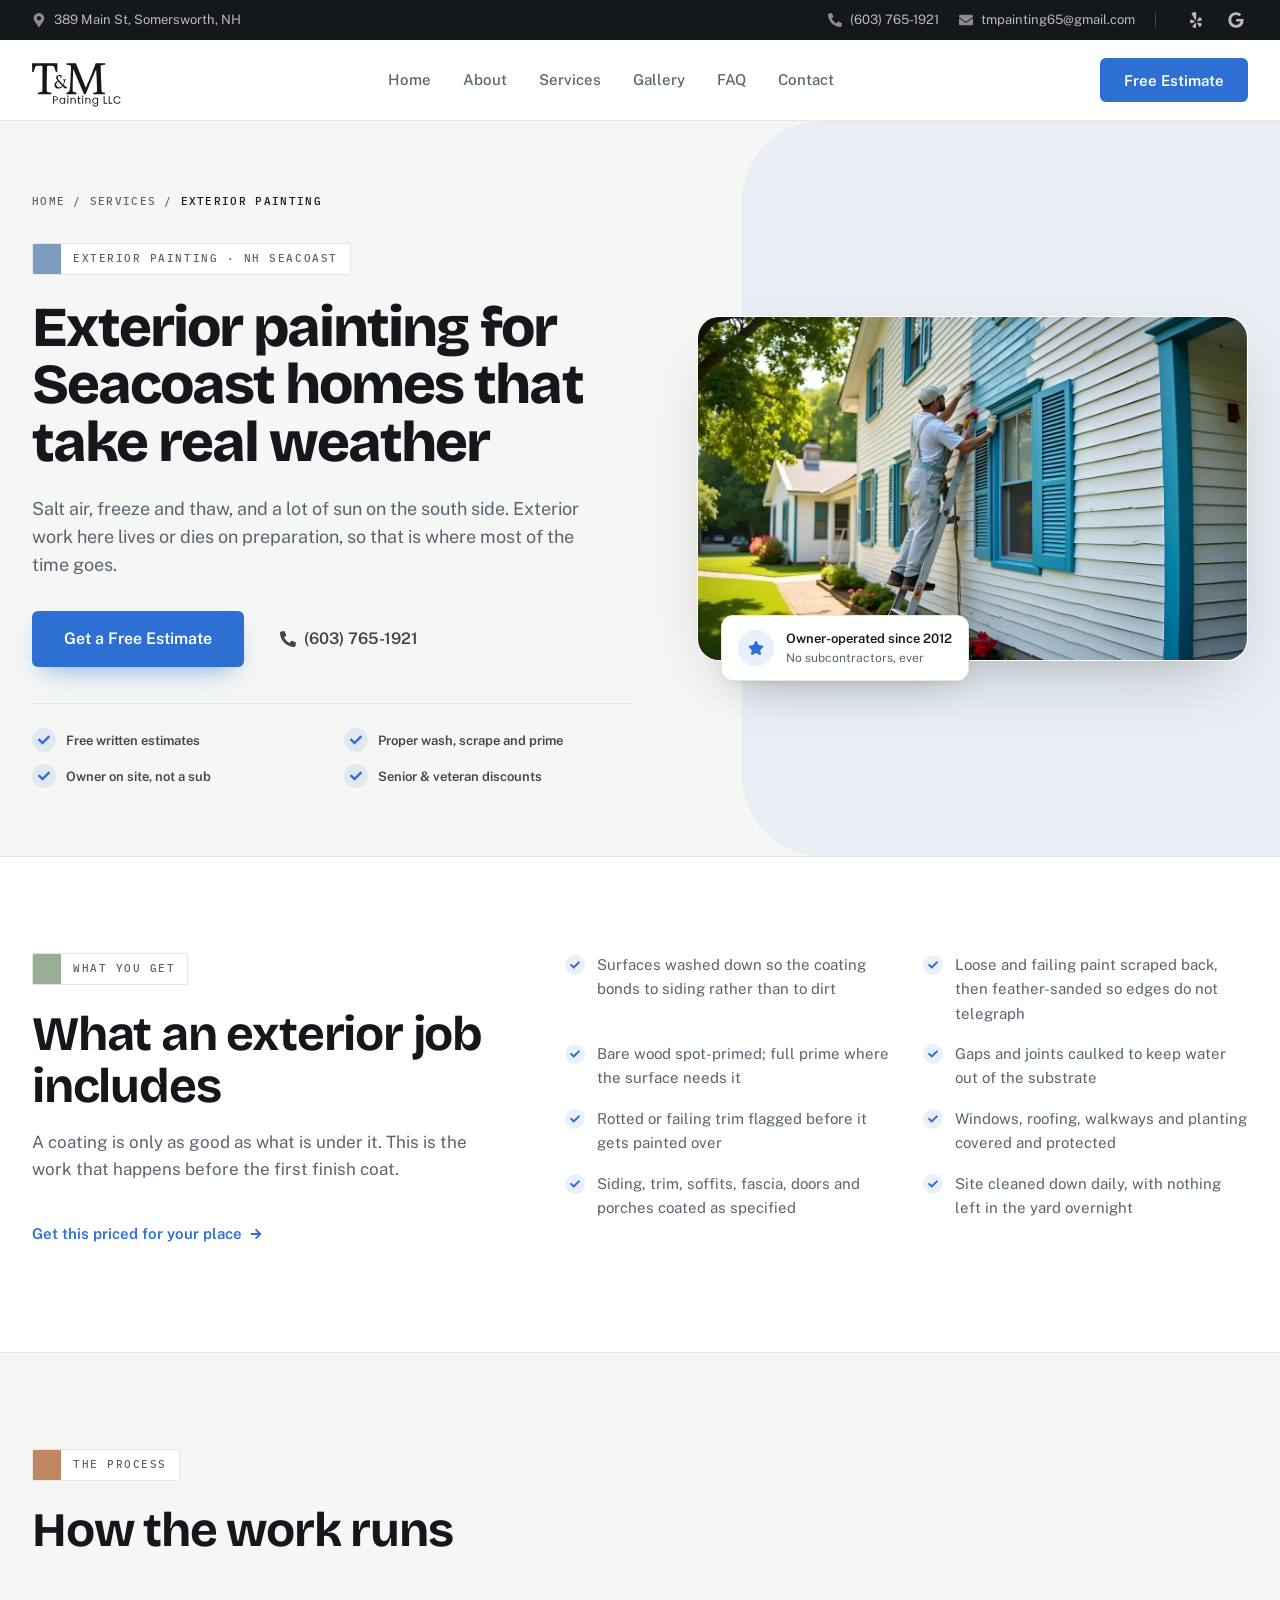
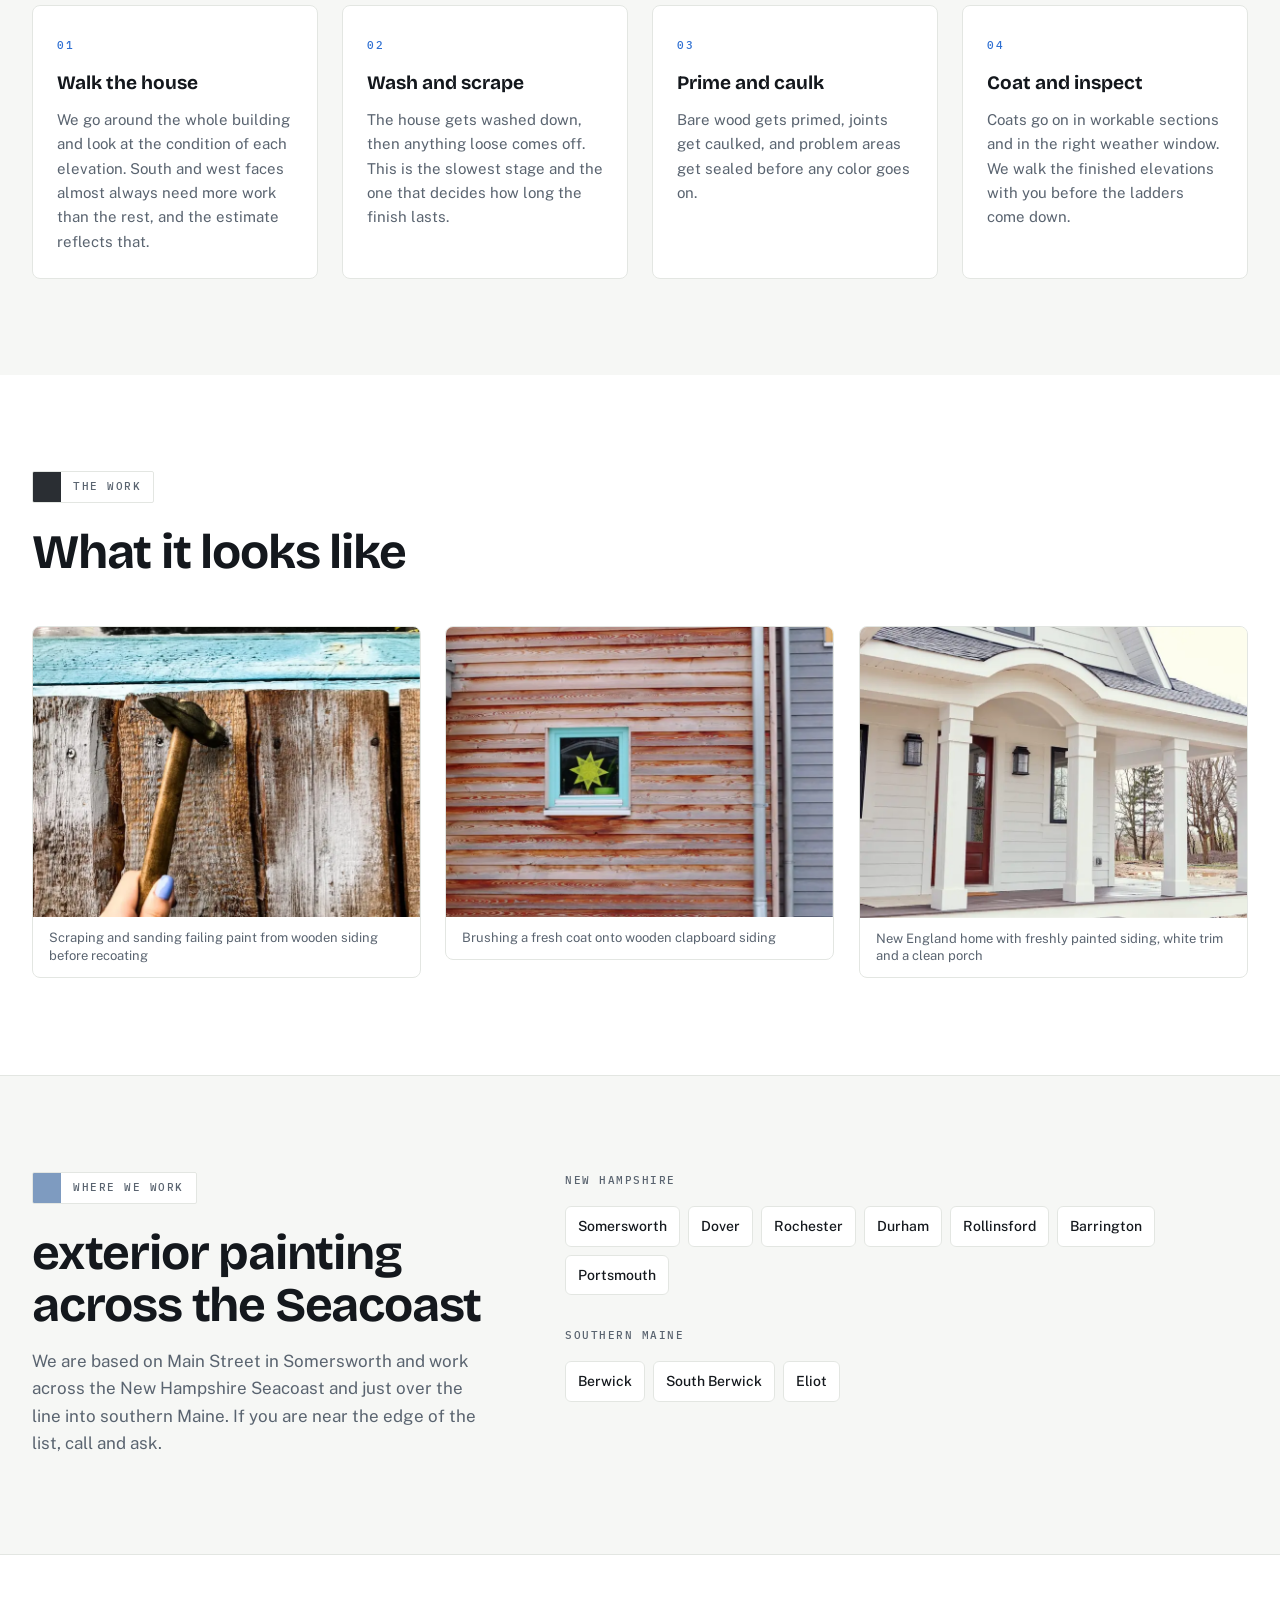
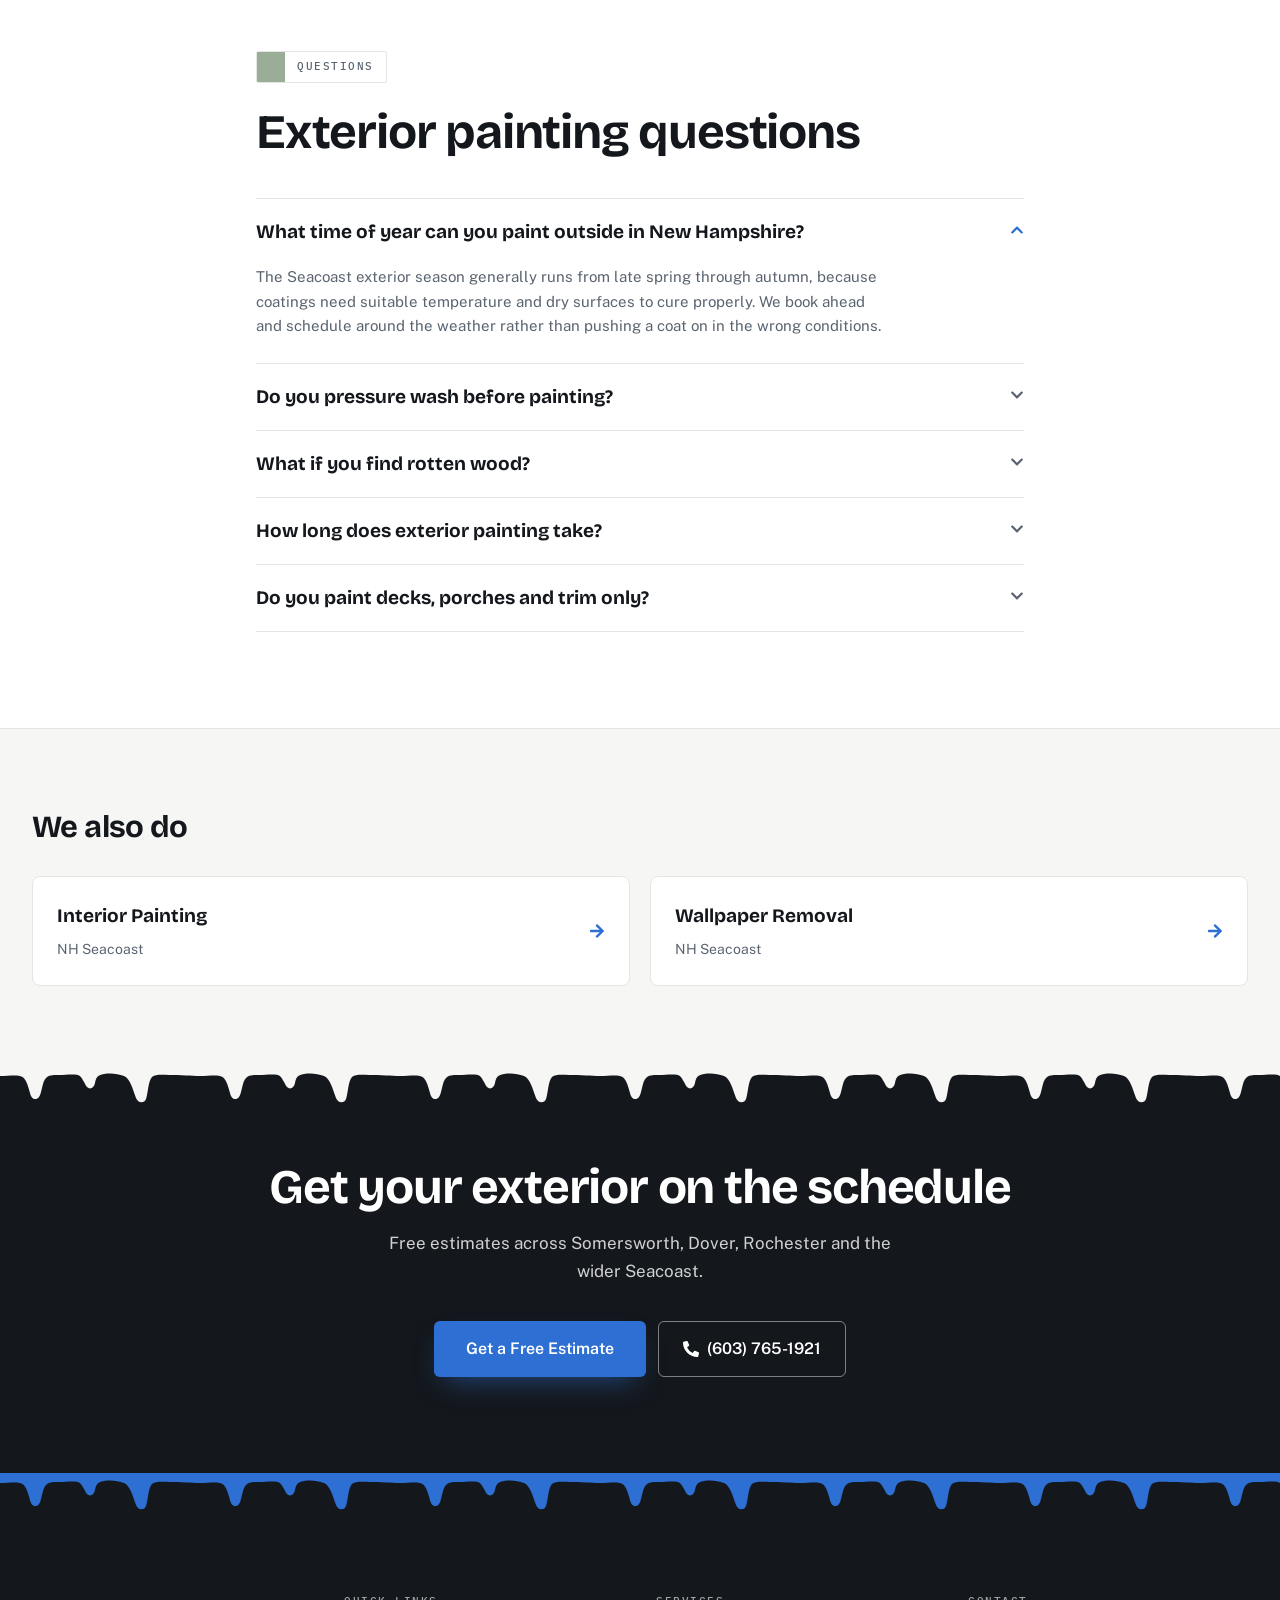
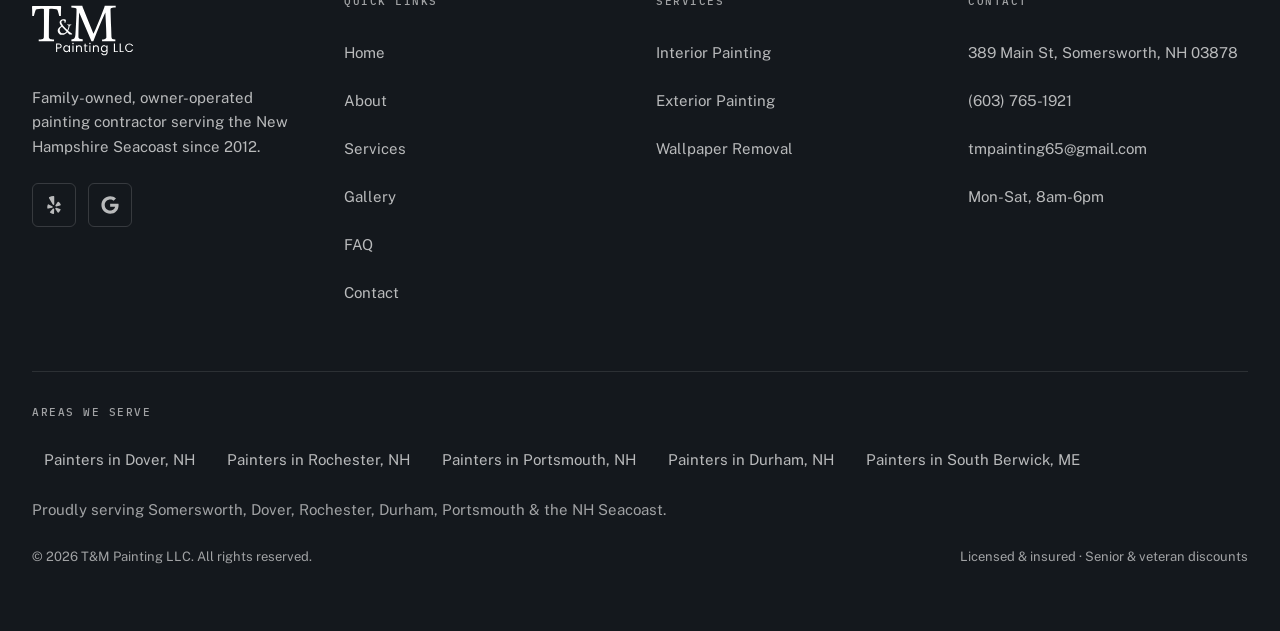
<file: services/exterior-painting/index.html>
<!DOCTYPE html><html lang="en-US"><head><meta charSet="utf-8"/><meta http-equiv="x-ua-compatible" content="ie=edge"/><meta name="viewport" content="width=device-width, initial-scale=1, shrink-to-fit=no"/><meta name="generator" content="Gatsby 5.16.1"/><meta name="theme-color" content="#14181D"/><meta name="description" content="Exterior house painting built for New England weather. Wash, scrape, prime and coat, by the owner himself. Serving Somersworth, Dover and the NH Seacoast." data-gatsby-head="true"/><meta name="robots" content="index,follow" data-gatsby-head="true"/><meta name="format-detection" content="telephone=no" data-gatsby-head="true"/><meta property="og:type" content="website" data-gatsby-head="true"/><meta property="og:site_name" content="T&amp;M Painting LLC" data-gatsby-head="true"/><meta property="og:title" content="Exterior Painting in Somersworth &amp; Dover, NH | T&amp;M Painting" data-gatsby-head="true"/><meta property="og:description" content="Exterior house painting built for New England weather. Wash, scrape, prime and coat, by the owner himself. Serving Somersworth, Dover and the NH Seacoast." data-gatsby-head="true"/><meta property="og:url" content="https://tandmpaintingllc.com/services/exterior-painting/" data-gatsby-head="true"/><meta property="og:locale" content="en_US" data-gatsby-head="true"/><meta property="og:image" content="https://tandmpaintingllc.com/og-exterior-painting.jpg" data-gatsby-head="true"/><meta property="og:image:width" content="1200" data-gatsby-head="true"/><meta property="og:image:height" content="630" data-gatsby-head="true"/><meta property="og:image:alt" content="T&amp;M Painting LLC — Interior &amp; exterior painting for the NH Seacoast" data-gatsby-head="true"/><meta name="twitter:card" content="summary_large_image" data-gatsby-head="true"/><meta name="twitter:title" content="Exterior Painting in Somersworth &amp; Dover, NH | T&amp;M Painting" data-gatsby-head="true"/><meta name="twitter:description" content="Exterior house painting built for New England weather. Wash, scrape, prime and coat, by the owner himself. Serving Somersworth, Dover and the NH Seacoast." data-gatsby-head="true"/><meta name="twitter:image" content="https://tandmpaintingllc.com/og-exterior-painting.jpg" data-gatsby-head="true"/><meta name="twitter:image:alt" content="T&amp;M Painting LLC — Interior &amp; exterior painting for the NH Seacoast" data-gatsby-head="true"/><meta name="geo.region" content="US-NH" data-gatsby-head="true"/><meta name="geo.placename" content="Somersworth" data-gatsby-head="true"/><meta name="geo.position" content="43.2458412;-70.8527675" data-gatsby-head="true"/><style data-href="/styles.bbc696bc079dd11ae11d.css" data-identity="gatsby-global-css">*,:after,:before{--tw-border-spacing-x:0;--tw-border-spacing-y:0;--tw-translate-x:0;--tw-translate-y:0;--tw-rotate:0;--tw-skew-x:0;--tw-skew-y:0;--tw-scale-x:1;--tw-scale-y:1;--tw-pan-x: ;--tw-pan-y: ;--tw-pinch-zoom: ;--tw-scroll-snap-strictness:proximity;--tw-gradient-from-position: ;--tw-gradient-via-position: ;--tw-gradient-to-position: ;--tw-ordinal: ;--tw-slashed-zero: ;--tw-numeric-figure: ;--tw-numeric-spacing: ;--tw-numeric-fraction: ;--tw-ring-inset: ;--tw-ring-offset-width:0px;--tw-ring-offset-color:#fff;--tw-ring-color:rgba(59,130,246,.5);--tw-ring-offset-shadow:0 0 #0000;--tw-ring-shadow:0 0 #0000;--tw-shadow:0 0 #0000;--tw-shadow-colored:0 0 #0000;--tw-blur: ;--tw-brightness: ;--tw-contrast: ;--tw-grayscale: ;--tw-hue-rotate: ;--tw-invert: ;--tw-saturate: ;--tw-sepia: ;--tw-drop-shadow: ;--tw-backdrop-blur: ;--tw-backdrop-brightness: ;--tw-backdrop-contrast: ;--tw-backdrop-grayscale: ;--tw-backdrop-hue-rotate: ;--tw-backdrop-invert: ;--tw-backdrop-opacity: ;--tw-backdrop-saturate: ;--tw-backdrop-sepia: ;--tw-contain-size: ;--tw-contain-layout: ;--tw-contain-paint: ;--tw-contain-style: }::backdrop{--tw-border-spacing-x:0;--tw-border-spacing-y:0;--tw-translate-x:0;--tw-translate-y:0;--tw-rotate:0;--tw-skew-x:0;--tw-skew-y:0;--tw-scale-x:1;--tw-scale-y:1;--tw-pan-x: ;--tw-pan-y: ;--tw-pinch-zoom: ;--tw-scroll-snap-strictness:proximity;--tw-gradient-from-position: ;--tw-gradient-via-position: ;--tw-gradient-to-position: ;--tw-ordinal: ;--tw-slashed-zero: ;--tw-numeric-figure: ;--tw-numeric-spacing: ;--tw-numeric-fraction: ;--tw-ring-inset: ;--tw-ring-offset-width:0px;--tw-ring-offset-color:#fff;--tw-ring-color:rgba(59,130,246,.5);--tw-ring-offset-shadow:0 0 #0000;--tw-ring-shadow:0 0 #0000;--tw-shadow:0 0 #0000;--tw-shadow-colored:0 0 #0000;--tw-blur: ;--tw-brightness: ;--tw-contrast: ;--tw-grayscale: ;--tw-hue-rotate: ;--tw-invert: ;--tw-saturate: ;--tw-sepia: ;--tw-drop-shadow: ;--tw-backdrop-blur: ;--tw-backdrop-brightness: ;--tw-backdrop-contrast: ;--tw-backdrop-grayscale: ;--tw-backdrop-hue-rotate: ;--tw-backdrop-invert: ;--tw-backdrop-opacity: ;--tw-backdrop-saturate: ;--tw-backdrop-sepia: ;--tw-contain-size: ;--tw-contain-layout: ;--tw-contain-paint: ;--tw-contain-style: }/*
! tailwindcss v3.4.19 | MIT License | https://tailwindcss.com
*/*,:after,:before{border:0 solid #e5e7eb;box-sizing:border-box}:after,:before{--tw-content:""}:host,html{-webkit-text-size-adjust:100%;font-feature-settings:normal;-webkit-tap-highlight-color:transparent;font-family:Public Sans,ui-sans-serif,system-ui,sans-serif;font-variation-settings:normal;line-height:1.5;-moz-tab-size:4;-o-tab-size:4;tab-size:4}body{line-height:inherit;margin:0}hr{border-top-width:1px;color:inherit;height:0}abbr:where([title]){-webkit-text-decoration:underline dotted;text-decoration:underline dotted}h1,h2,h3,h4,h5,h6{font-size:inherit;font-weight:inherit}a{color:inherit;text-decoration:inherit}b,strong{font-weight:bolder}code,kbd,pre,samp{font-feature-settings:normal;font-family:IBM Plex Mono,ui-monospace,SFMono-Regular,monospace;font-size:1em;font-variation-settings:normal}small{font-size:80%}sub,sup{font-size:75%;line-height:0;position:relative;vertical-align:baseline}sub{bottom:-.25em}sup{top:-.5em}table{border-collapse:collapse;border-color:inherit;text-indent:0}button,input,optgroup,select,textarea{font-feature-settings:inherit;color:inherit;font-family:inherit;font-size:100%;font-variation-settings:inherit;font-weight:inherit;letter-spacing:inherit;line-height:inherit;margin:0;padding:0}button,select{text-transform:none}button,input:where([type=button]),input:where([type=reset]),input:where([type=submit]){-webkit-appearance:button;background-color:transparent;background-image:none}:-moz-focusring{outline:auto}:-moz-ui-invalid{box-shadow:none}progress{vertical-align:baseline}::-webkit-inner-spin-button,::-webkit-outer-spin-button{height:auto}[type=search]{-webkit-appearance:textfield;outline-offset:-2px}::-webkit-search-decoration{-webkit-appearance:none}::-webkit-file-upload-button{-webkit-appearance:button;font:inherit}summary{display:list-item}blockquote,dd,dl,figure,h1,h2,h3,h4,h5,h6,hr,p,pre{margin:0}fieldset{margin:0}fieldset,legend{padding:0}menu,ol,ul{list-style:none;margin:0;padding:0}dialog{padding:0}textarea{resize:vertical}input::-moz-placeholder,textarea::-moz-placeholder{color:#9ca3af;opacity:1}input::placeholder,textarea::placeholder{color:#9ca3af;opacity:1}[role=button],button{cursor:pointer}:disabled{cursor:default}audio,canvas,embed,iframe,img,object,svg,video{display:block;vertical-align:middle}img,video{height:auto;max-width:100%}[hidden]:where(:not([hidden=until-found])){display:none}@font-face{font-display:swap;font-family:Bricolage Grotesque;font-style:normal;font-weight:700;src:url(/fonts/bricolage-grotesque-latin-700-normal.woff2) format("woff2");unicode-range:u+00??,u+0131,u+0152-0153,u+02bb-02bc,u+02c6,u+02da,u+02dc,u+0304,u+0308,u+0329,u+2000-206f,u+20ac,u+2122,u+2191,u+2193,u+2212,u+2215,u+feff,u+fffd}@font-face{font-display:swap;font-family:Bricolage Grotesque;font-style:normal;font-weight:800;src:url(/fonts/bricolage-grotesque-latin-800-normal.woff2) format("woff2");unicode-range:u+00??,u+0131,u+0152-0153,u+02bb-02bc,u+02c6,u+02da,u+02dc,u+0304,u+0308,u+0329,u+2000-206f,u+20ac,u+2122,u+2191,u+2193,u+2212,u+2215,u+feff,u+fffd}@font-face{font-display:swap;font-family:Public Sans;font-style:normal;font-weight:400;src:url(/fonts/public-sans-latin-400-normal.woff2) format("woff2");unicode-range:u+00??,u+0131,u+0152-0153,u+02bb-02bc,u+02c6,u+02da,u+02dc,u+0304,u+0308,u+0329,u+2000-206f,u+20ac,u+2122,u+2191,u+2193,u+2212,u+2215,u+feff,u+fffd}@font-face{font-display:swap;font-family:Public Sans;font-style:normal;font-weight:500;src:url(/fonts/public-sans-latin-500-normal.woff2) format("woff2");unicode-range:u+00??,u+0131,u+0152-0153,u+02bb-02bc,u+02c6,u+02da,u+02dc,u+0304,u+0308,u+0329,u+2000-206f,u+20ac,u+2122,u+2191,u+2193,u+2212,u+2215,u+feff,u+fffd}@font-face{font-display:swap;font-family:Public Sans;font-style:normal;font-weight:600;src:url(/fonts/public-sans-latin-600-normal.woff2) format("woff2");unicode-range:u+00??,u+0131,u+0152-0153,u+02bb-02bc,u+02c6,u+02da,u+02dc,u+0304,u+0308,u+0329,u+2000-206f,u+20ac,u+2122,u+2191,u+2193,u+2212,u+2215,u+feff,u+fffd}@font-face{font-display:swap;font-family:IBM Plex Mono;font-style:normal;font-weight:500;src:url(/fonts/ibm-plex-mono-latin-500-normal.woff2) format("woff2");unicode-range:u+00??,u+0131,u+0152-0153,u+02bb-02bc,u+02c6,u+02da,u+02dc,u+0304,u+0308,u+0329,u+2000-206f,u+20ac,u+2122,u+2191,u+2193,u+2212,u+2215,u+feff,u+fffd}:root{--topbar-h:0px;--header-h:73px;--chrome-h:calc(var(--topbar-h) + var(--header-h))}@media (min-width:1024px){:root{--topbar-h:40px;--header-h:81px}}html{-webkit-text-size-adjust:100%;scroll-behavior:smooth}body{--tw-bg-opacity:1;--tw-text-opacity:1;-webkit-font-smoothing:antialiased;-moz-osx-font-smoothing:grayscale;background-color:rgb(246 247 245/var(--tw-bg-opacity,1));color:rgb(20 24 29/var(--tw-text-opacity,1));font-family:Public Sans,ui-sans-serif,system-ui,sans-serif;font-size:16px;font-weight:400;line-height:1.625;text-rendering:optimizeLegibility}@media (min-width:768px){body{font-size:17px}}h1,h2,h3{--tw-text-opacity:1;color:rgb(20 24 29/var(--tw-text-opacity,1));font-family:Bricolage Grotesque,ui-sans-serif,system-ui,sans-serif}div[id],section[id]{scroll-margin-top:88px}@media (min-width:1024px){div[id],section[id]{scroll-margin-top:80px}}:focus-visible{border-radius:2px;outline:2px solid #2d6fd2;outline-offset:2px}::-moz-selection{background:#2d6fd2;color:#fff}::selection{background:#2d6fd2;color:#fff}.container{width:100%}@media (min-width:640px){.container{max-width:640px}}@media (min-width:768px){.container{max-width:768px}}@media (min-width:1024px){.container{max-width:1024px}}@media (min-width:1280px){.container{max-width:1280px}}@media (min-width:1536px){.container{max-width:1536px}}.shell{margin-left:auto;margin-right:auto;max-width:1280px;padding-left:1.25rem;padding-right:1.25rem;width:100%}@media (min-width:640px){.shell{padding-left:1.5rem;padding-right:1.5rem}}@media (min-width:1024px){.shell{padding-left:2rem;padding-right:2rem}}.main-offset{padding-top:var(--chrome-h)}.btn,.btn-primary{align-items:center;border-radius:.375rem;display:inline-flex;font-size:15px;font-weight:600;gap:.5rem;justify-content:center;line-height:1;min-height:44px;padding-left:1.5rem;padding-right:1.5rem;transition-duration:.2s;transition-property:color,background-color,border-color,text-decoration-color,fill,stroke;transition-timing-function:cubic-bezier(.4,0,.2,1)}.btn-primary{--tw-bg-opacity:1;--tw-text-opacity:1;background-color:rgb(45 111 210/var(--tw-bg-opacity,1));color:rgb(255 255 255/var(--tw-text-opacity,1))}.btn-primary:hover{--tw-bg-opacity:1;background-color:rgb(31 85 168/var(--tw-bg-opacity,1))}.btn-ghost-light{--tw-text-opacity:1;align-items:center;border-color:hsla(0,0%,100%,.45);border-radius:.375rem;border-width:1px;color:rgb(255 255 255/var(--tw-text-opacity,1));display:inline-flex;font-size:15px;font-weight:600;gap:.5rem;justify-content:center;line-height:1;min-height:44px;padding-left:1.5rem;padding-right:1.5rem;transition-duration:.2s;transition-property:color,background-color,border-color,text-decoration-color,fill,stroke;transition-timing-function:cubic-bezier(.4,0,.2,1)}.btn-ghost-light:hover{--tw-border-opacity:1;background-color:hsla(0,0%,100%,.1);border-color:rgb(255 255 255/var(--tw-border-opacity,1))}.btn-outline-ink{--tw-text-opacity:1;align-items:center;border-color:rgba(20,24,29,.25);border-radius:.375rem;border-width:1px;color:rgb(20 24 29/var(--tw-text-opacity,1));display:inline-flex;font-size:15px;font-weight:600;gap:.5rem;justify-content:center;line-height:1;min-height:44px;padding-left:1.5rem;padding-right:1.5rem;transition-duration:.2s;transition-property:color,background-color,border-color,text-decoration-color,fill,stroke;transition-timing-function:cubic-bezier(.4,0,.2,1)}.btn-outline-ink:hover{--tw-border-opacity:1;background-color:rgba(20,24,29,.04);border-color:rgb(20 24 29/var(--tw-border-opacity,1))}.eyebrow-label{font-family:IBM Plex Mono,ui-monospace,SFMono-Regular,monospace;font-size:11px;font-weight:500;letter-spacing:.14em;text-transform:uppercase}.link-tape{--tw-text-opacity:1;color:rgb(45 111 210/var(--tw-text-opacity,1));text-decoration-line:underline;text-underline-offset:4px;transition-duration:.15s;transition-property:color,background-color,border-color,text-decoration-color,fill,stroke;transition-timing-function:cubic-bezier(.4,0,.2,1)}.link-tape:hover{--tw-text-opacity:1;color:rgb(31 85 168/var(--tw-text-opacity,1))}.sr-only{clip:rect(0,0,0,0);border-width:0;height:1px;margin:-1px;overflow:hidden;padding:0;position:absolute;white-space:nowrap;width:1px}.pointer-events-none{pointer-events:none}.visible{visibility:visible}.invisible{visibility:hidden}.static{position:static}.fixed{position:fixed}.absolute{position:absolute}.relative{position:relative}.sticky{position:sticky}.inset-0{inset:0}.inset-x-0{left:0;right:0}.inset-x-3{left:.75rem;right:.75rem}.inset-x-\[-5\%\]{left:-5%;right:-5%}.inset-y-0{bottom:0;top:0}.-bottom-1{bottom:-.25rem}.-bottom-4{bottom:-1rem}.-bottom-5{bottom:-1.25rem}.-left-2{left:-.5rem}.-left-24{left:-6rem}.-right-20{right:-5rem}.-top-2{top:-.5rem}.-top-20{top:-5rem}.bottom-0{bottom:0}.bottom-1\.5{bottom:.375rem}.bottom-\[-18px\]{bottom:-18px}.left-0{left:0}.left-5{left:1.25rem}.left-6{left:1.5rem}.left-\[-3\%\]{left:-3%}.right-0{right:0}.right-5{right:1.25rem}.top-0{top:0}.top-0\.5{top:.125rem}.top-44{top:11rem}.top-5{top:1.25rem}.top-\[-1\%\]{top:-1%}.top-\[13px\]{top:13px}.top-\[7px\]{top:7px}.isolate{isolation:isolate}.-z-10{z-index:-10}.-z-20{z-index:-20}.z-10{z-index:10}.z-40{z-index:40}.z-50{z-index:50}.z-\[60\]{z-index:60}.z-\[70\]{z-index:70}.-m-2{margin:-.5rem}.mx-auto{margin-left:auto;margin-right:auto}.-mr-2{margin-right:-.5rem}.mb-14{margin-bottom:3.5rem}.mb-2{margin-bottom:.5rem}.mb-5{margin-bottom:1.25rem}.mb-7{margin-bottom:1.75rem}.ml-0\.5{margin-left:.125rem}.mt-0\.5{margin-top:.125rem}.mt-1{margin-top:.25rem}.mt-1\.5{margin-top:.375rem}.mt-10{margin-top:2.5rem}.mt-12{margin-top:3rem}.mt-14{margin-top:3.5rem}.mt-2{margin-top:.5rem}.mt-3{margin-top:.75rem}.mt-4{margin-top:1rem}.mt-5{margin-top:1.25rem}.mt-6{margin-top:1.5rem}.mt-7{margin-top:1.75rem}.mt-8{margin-top:2rem}.mt-9{margin-top:2.25rem}.mt-auto{margin-top:auto}.block{display:block}.inline-block{display:inline-block}.flex{display:flex}.inline-flex{display:inline-flex}.grid{display:grid}.hidden{display:none}.h-0\.5{height:.125rem}.h-1\.5{height:.375rem}.h-10{height:2.5rem}.h-11{height:2.75rem}.h-12{height:3rem}.h-16{height:4rem}.h-2\.5{height:.625rem}.h-3{height:.75rem}.h-3\.5{height:.875rem}.h-4{height:1rem}.h-5{height:1.25rem}.h-6{height:1.5rem}.h-64{height:16rem}.h-9{height:2.25rem}.h-\[100dvh\]{height:100dvh}.h-\[18px\]{height:18px}.h-\[19px\]{height:19px}.h-\[72px\]{height:72px}.h-\[76px\]{height:76px}.h-\[95\%\]{height:95%}.h-full{height:100%}.max-h-0{max-height:0}.max-h-10{max-height:2.5rem}.min-h-\[26px\]{min-height:26px}.min-h-\[44px\]{min-height:44px}.min-h-\[460px\]{min-height:460px}.min-h-\[48px\]{min-height:48px}.min-h-\[54px\]{min-height:54px}.min-h-\[56px\]{min-height:56px}.min-h-\[64px\]{min-height:64px}.min-h-\[68px\]{min-height:68px}.min-h-screen{min-height:100vh}.w-1\/2{width:50%}.w-10{width:2.5rem}.w-11{width:2.75rem}.w-12{width:3rem}.w-16{width:4rem}.w-2\.5{width:.625rem}.w-3{width:.75rem}.w-3\.5{width:.875rem}.w-4{width:1rem}.w-5{width:1.25rem}.w-6{width:1.5rem}.w-64{width:16rem}.w-9{width:2.25rem}.w-\[104\%\]{width:104%}.w-\[106\%\]{width:106%}.w-\[110\%\]{width:110%}.w-\[18px\]{width:18px}.w-\[19px\]{width:19px}.w-\[42\%\]{width:42%}.w-\[min\(88vw\2c 360px\)\]{width:min(88vw,360px)}.w-auto{width:auto}.w-fit{width:-moz-fit-content;width:fit-content}.w-full{width:100%}.w-px{width:1px}.min-w-0{min-width:0}.max-w-2xl{max-width:42rem}.max-w-3xl{max-width:48rem}.max-w-\[16ch\]{max-width:16ch}.max-w-\[500px\]{max-width:500px}.max-w-\[520px\]{max-width:520px}.max-w-\[560px\]{max-width:560px}.max-w-\[570px\]{max-width:570px}.max-w-\[600px\]{max-width:600px}.max-w-\[650px\]{max-width:650px}.max-w-\[720px\]{max-width:720px}.max-w-lg{max-width:32rem}.max-w-md{max-width:28rem}.max-w-xl{max-width:36rem}.max-w-xs{max-width:20rem}.flex-1{flex:1 1 0%}.shrink-0{flex-shrink:0}.origin-left{transform-origin:left}.translate-x-0{--tw-translate-x:0px}.translate-x-0,.translate-x-4{transform:translate(var(--tw-translate-x),var(--tw-translate-y)) rotate(var(--tw-rotate)) skewX(var(--tw-skew-x)) skewY(var(--tw-skew-y)) scaleX(var(--tw-scale-x)) scaleY(var(--tw-scale-y))}.translate-x-4{--tw-translate-x:1rem}.translate-x-full{--tw-translate-x:100%}.translate-x-full,.translate-y-0{transform:translate(var(--tw-translate-x),var(--tw-translate-y)) rotate(var(--tw-rotate)) skewX(var(--tw-skew-x)) skewY(var(--tw-skew-y)) scaleX(var(--tw-scale-x)) scaleY(var(--tw-scale-y))}.translate-y-0{--tw-translate-y:0px}.translate-y-2{--tw-translate-y:0.5rem}.-rotate-2,.translate-y-2{transform:translate(var(--tw-translate-x),var(--tw-translate-y)) rotate(var(--tw-rotate)) skewX(var(--tw-skew-x)) skewY(var(--tw-skew-y)) scaleX(var(--tw-scale-x)) scaleY(var(--tw-scale-y))}.-rotate-2{--tw-rotate:-2deg}.-rotate-45{--tw-rotate:-45deg}.-rotate-45,.-rotate-\[1\.4deg\]{transform:translate(var(--tw-translate-x),var(--tw-translate-y)) rotate(var(--tw-rotate)) skewX(var(--tw-skew-x)) skewY(var(--tw-skew-y)) scaleX(var(--tw-scale-x)) scaleY(var(--tw-scale-y))}.-rotate-\[1\.4deg\]{--tw-rotate:-1.4deg}.rotate-0{--tw-rotate:0deg}.rotate-0,.rotate-180{transform:translate(var(--tw-translate-x),var(--tw-translate-y)) rotate(var(--tw-rotate)) skewX(var(--tw-skew-x)) skewY(var(--tw-skew-y)) scaleX(var(--tw-scale-x)) scaleY(var(--tw-scale-y))}.rotate-180{--tw-rotate:180deg}.rotate-45{--tw-rotate:45deg}.rotate-45,.scale-x-0{transform:translate(var(--tw-translate-x),var(--tw-translate-y)) rotate(var(--tw-rotate)) skewX(var(--tw-skew-x)) skewY(var(--tw-skew-y)) scaleX(var(--tw-scale-x)) scaleY(var(--tw-scale-y))}.scale-x-0{--tw-scale-x:0}.scale-x-100{--tw-scale-x:1;transform:translate(var(--tw-translate-x),var(--tw-translate-y)) rotate(var(--tw-rotate)) skewX(var(--tw-skew-x)) skewY(var(--tw-skew-y)) scaleX(var(--tw-scale-x)) scaleY(var(--tw-scale-y))}.resize-y{resize:vertical}.appearance-none{-webkit-appearance:none;-moz-appearance:none;appearance:none}.break-inside-avoid{-moz-column-break-inside:avoid;break-inside:avoid}.grid-cols-2{grid-template-columns:repeat(2,minmax(0,1fr))}.grid-cols-3{grid-template-columns:repeat(3,minmax(0,1fr))}.grid-rows-\[0fr\]{grid-template-rows:0fr}.grid-rows-\[1fr\]{grid-template-rows:1fr}.flex-col{flex-direction:column}.flex-wrap{flex-wrap:wrap}.items-start{align-items:flex-start}.items-end{align-items:flex-end}.items-center{align-items:center}.items-stretch{align-items:stretch}.justify-center{justify-content:center}.justify-between{justify-content:space-between}.gap-1{gap:.25rem}.gap-1\.5{gap:.375rem}.gap-10{gap:2.5rem}.gap-12{gap:3rem}.gap-14{gap:3.5rem}.gap-2{gap:.5rem}.gap-2\.5{gap:.625rem}.gap-3{gap:.75rem}.gap-4{gap:1rem}.gap-5{gap:1.25rem}.gap-6{gap:1.5rem}.gap-8{gap:2rem}.gap-x-2{-moz-column-gap:.5rem;column-gap:.5rem}.gap-x-6{-moz-column-gap:1.5rem;column-gap:1.5rem}.gap-x-8{-moz-column-gap:2rem;column-gap:2rem}.gap-y-1{row-gap:.25rem}.gap-y-3{row-gap:.75rem}.gap-y-4{row-gap:1rem}.gap-y-5{row-gap:1.25rem}.space-y-1>:not([hidden])~:not([hidden]){--tw-space-y-reverse:0;margin-bottom:calc(.25rem*var(--tw-space-y-reverse));margin-top:calc(.25rem*(1 - var(--tw-space-y-reverse)))}.space-y-5>:not([hidden])~:not([hidden]){--tw-space-y-reverse:0;margin-bottom:calc(1.25rem*var(--tw-space-y-reverse));margin-top:calc(1.25rem*(1 - var(--tw-space-y-reverse)))}.divide-y>:not([hidden])~:not([hidden]){--tw-divide-y-reverse:0;border-bottom-width:calc(1px*var(--tw-divide-y-reverse));border-top-width:calc(1px*(1 - var(--tw-divide-y-reverse)))}.divide-mist>:not([hidden])~:not([hidden]){--tw-divide-opacity:1;border-color:rgb(227 230 226/var(--tw-divide-opacity,1))}.self-start{align-self:flex-start}.overflow-hidden{overflow:hidden}.overflow-visible{overflow:visible}.overflow-y-auto{overflow-y:auto}.whitespace-nowrap{white-space:nowrap}.break-words{overflow-wrap:break-word}.break-all{word-break:break-all}.rounded-2xl{border-radius:1rem}.rounded-\[22px\]{border-radius:22px}.rounded-\[26px\]{border-radius:26px}.rounded-\[28px\]{border-radius:28px}.rounded-full{border-radius:9999px}.rounded-lg{border-radius:.5rem}.rounded-md{border-radius:.375rem}.rounded-sm{border-radius:.125rem}.rounded-xl{border-radius:.75rem}.rounded-l-\[5rem\]{border-bottom-left-radius:5rem;border-top-left-radius:5rem}.border{border-width:1px}.border-2{border-width:2px}.border-\[42px\]{border-width:42px}.border-y{border-top-width:1px}.border-b,.border-y{border-bottom-width:1px}.border-t{border-top-width:1px}.border-ink\/25{border-color:rgba(20,24,29,.25)}.border-mist{--tw-border-opacity:1;border-color:rgb(227 230 226/var(--tw-border-opacity,1))}.border-mist\/70{border-color:hsla(105,7%,89%,.7)}.border-mist\/90{border-color:hsla(105,7%,89%,.9)}.border-red-500{--tw-border-opacity:1;border-color:rgb(239 68 68/var(--tw-border-opacity,1))}.border-tape{--tw-border-opacity:1;border-color:rgb(45 111 210/var(--tw-border-opacity,1))}.border-tape\/15{border-color:rgba(45,111,210,.15)}.border-tape\/\[0\.035\]{border-color:rgba(45,111,210,.035)}.border-white\/10{border-color:hsla(0,0%,100%,.1)}.border-white\/15{border-color:hsla(0,0%,100%,.15)}.border-white\/25{border-color:hsla(0,0%,100%,.25)}.border-white\/30{border-color:hsla(0,0%,100%,.3)}.border-white\/35{border-color:hsla(0,0%,100%,.35)}.border-white\/45{border-color:hsla(0,0%,100%,.45)}.border-white\/80{border-color:hsla(0,0%,100%,.8)}.bg-\[\#4285F4\]\/10{background-color:rgba(66,133,244,.1)}.bg-chip-clay{--tw-bg-opacity:1;background-color:rgb(192 136 98/var(--tw-bg-opacity,1))}.bg-chip-dusty{--tw-bg-opacity:1;background-color:rgb(126 155 192/var(--tw-bg-opacity,1))}.bg-chip-offblack{--tw-bg-opacity:1;background-color:rgb(42 46 51/var(--tw-bg-opacity,1))}.bg-chip-sage{--tw-bg-opacity:1;background-color:rgb(154 173 150/var(--tw-bg-opacity,1))}.bg-current{background-color:currentColor}.bg-ink{--tw-bg-opacity:1;background-color:rgb(20 24 29/var(--tw-bg-opacity,1))}.bg-ink\/20{background-color:rgba(20,24,29,.2)}.bg-ink\/40{background-color:rgba(20,24,29,.4)}.bg-ink\/75{background-color:rgba(20,24,29,.75)}.bg-ink\/80{background-color:rgba(20,24,29,.8)}.bg-primer{--tw-bg-opacity:1;background-color:rgb(246 247 245/var(--tw-bg-opacity,1))}.bg-red-50{--tw-bg-opacity:1;background-color:rgb(254 242 242/var(--tw-bg-opacity,1))}.bg-tape{--tw-bg-opacity:1;background-color:rgb(45 111 210/var(--tw-bg-opacity,1))}.bg-tape\/10{background-color:rgba(45,111,210,.1)}.bg-tape\/20{background-color:rgba(45,111,210,.2)}.bg-tape\/\[0\.055\]{background-color:rgba(45,111,210,.055)}.bg-tape\/\[0\.07\]{background-color:rgba(45,111,210,.07)}.bg-white{--tw-bg-opacity:1;background-color:rgb(255 255 255/var(--tw-bg-opacity,1))}.bg-white\/10{background-color:hsla(0,0%,100%,.1)}.bg-white\/20{background-color:hsla(0,0%,100%,.2)}.bg-white\/95{background-color:hsla(0,0%,100%,.95)}.bg-\[url\(\'data\:image\/svg\+xml\;charset\=utf-8\2c \%3Csvg\%20xmlns\%3D\%22http\%3A\/\/www\.w3\.org\/2000\/svg\%22\%20viewBox\%3D\%220\%200\%2016\%2016\%22\%20fill\%3D\%22\%235A6470\%22\%3E\%3Cpath\%20d\%3D\%22M4\.5\%206\.5L8\%2010l3\.5-3\.5z\%22\/\%3E\%3C\/svg\%3E\'\)\]{background-image:url("data:image/svg+xml;charset=utf-8,%3Csvg xmlns='http://www.w3.org/2000/svg' fill='%235A6470' viewBox='0 0 16 16'%3E%3Cpath d='M4.5 6.5 8 10l3.5-3.5z'/%3E%3C/svg%3E")}.bg-\[length\:20px_20px\]{background-size:20px 20px}.bg-\[right_14px_center\]{background-position:right 14px center}.bg-no-repeat{background-repeat:no-repeat}.p-2{padding:.5rem}.p-6{padding:1.5rem}.p-7{padding:1.75rem}.px-2\.5{padding-left:.625rem;padding-right:.625rem}.px-3{padding-left:.75rem;padding-right:.75rem}.px-3\.5{padding-left:.875rem;padding-right:.875rem}.px-4{padding-left:1rem;padding-right:1rem}.px-5{padding-left:1.25rem;padding-right:1.25rem}.px-6{padding-left:1.5rem;padding-right:1.5rem}.px-7{padding-left:1.75rem;padding-right:1.75rem}.px-8{padding-left:2rem;padding-right:2rem}.py-1{padding-bottom:.25rem;padding-top:.25rem}.py-1\.5{padding-bottom:.375rem;padding-top:.375rem}.py-12{padding-bottom:3rem;padding-top:3rem}.py-14{padding-bottom:3.5rem;padding-top:3.5rem}.py-16{padding-bottom:4rem;padding-top:4rem}.py-2{padding-bottom:.5rem;padding-top:.5rem}.py-20{padding-bottom:5rem;padding-top:5rem}.py-3{padding-bottom:.75rem;padding-top:.75rem}.py-3\.5{padding-bottom:.875rem;padding-top:.875rem}.py-4{padding-bottom:1rem;padding-top:1rem}.py-5{padding-bottom:1.25rem;padding-top:1.25rem}.py-6{padding-bottom:1.5rem;padding-top:1.5rem}.py-7{padding-bottom:1.75rem;padding-top:1.75rem}.py-8{padding-bottom:2rem;padding-top:2rem}.pb-1\.5{padding-bottom:.375rem}.pb-6{padding-bottom:1.5rem}.pb-9{padding-bottom:2.25rem}.pb-\[calc\(0\.5rem\+env\(safe-area-inset-bottom\)\)\]{padding-bottom:calc(.5rem + env(safe-area-inset-bottom))}.pb-\[calc\(5\.5rem\+env\(safe-area-inset-bottom\)\)\]{padding-bottom:calc(5.5rem + env(safe-area-inset-bottom))}.pb-\[max\(20px\2c env\(safe-area-inset-bottom\)\)\]{padding-bottom:max(20px,env(safe-area-inset-bottom))}.pr-1{padding-right:.25rem}.pr-10{padding-right:2.5rem}.pr-11{padding-right:2.75rem}.pt-10{padding-top:2.5rem}.pt-16{padding-top:4rem}.pt-5{padding-top:1.25rem}.pt-6{padding-top:1.5rem}.pt-8{padding-top:2rem}.text-left{text-align:left}.text-center{text-align:center}.align-middle{vertical-align:middle}.font-display{font-family:Bricolage Grotesque,ui-sans-serif,system-ui,sans-serif}.font-mono{font-family:IBM Plex Mono,ui-monospace,SFMono-Regular,monospace}.text-2xl{font-size:1.5rem;line-height:2rem}.text-4xl{font-size:2.25rem;line-height:2.5rem}.text-\[10px\]{font-size:10px}.text-\[11px\]{font-size:11px}.text-\[12px\]{font-size:12px}.text-\[13px\]{font-size:13px}.text-\[14px\]{font-size:14px}.text-\[15px\]{font-size:15px}.text-\[16px\]{font-size:16px}.text-\[17px\]{font-size:17px}.text-\[19px\]{font-size:19px}.text-\[22px\]{font-size:22px}.text-\[88px\]{font-size:88px}.text-\[clamp\(2\.35rem\2c 4\.4vw\2c 3\.6rem\)\]{font-size:clamp(2.35rem,4.4vw,3.6rem)}.text-\[clamp\(2\.5rem\2c 5vw\2c 3\.9rem\)\]{font-size:clamp(2.5rem,5vw,3.9rem)}.text-\[clamp\(3rem\2c 6\.1vw\2c 5\.15rem\)\]{font-size:clamp(3rem,6.1vw,5.15rem)}.text-base{font-size:1rem;line-height:1.5rem}.text-display-lg{font-size:clamp(2rem,4vw,3rem);letter-spacing:-.025em;line-height:1.08}.text-display-md{font-size:clamp(1.5rem,2.4vw,2rem);letter-spacing:-.02em;line-height:1.15}.text-sm{font-size:.875rem;line-height:1.25rem}.text-xl{font-size:1.25rem;line-height:1.75rem}.text-xs{font-size:.75rem;line-height:1rem}.font-bold{font-weight:700}.font-extrabold{font-weight:800}.font-medium{font-weight:500}.font-normal{font-weight:400}.font-semibold{font-weight:600}.uppercase{text-transform:uppercase}.not-italic{font-style:normal}.leading-\[0\.8\]{line-height:.8}.leading-\[0\.95\]{line-height:.95}.leading-\[1\.02\]{line-height:1.02}.leading-\[1\.75\]{line-height:1.75}.leading-\[1\.7\]{line-height:1.7}.leading-none{line-height:1}.leading-relaxed{line-height:1.625}.leading-snug{line-height:1.375}.tracking-\[-0\.01em\]{letter-spacing:-.01em}.tracking-\[-0\.02em\]{letter-spacing:-.02em}.tracking-\[-0\.035em\]{letter-spacing:-.035em}.tracking-\[-0\.03em\]{letter-spacing:-.03em}.tracking-\[-0\.045em\]{letter-spacing:-.045em}.tracking-\[-0\.04em\]{letter-spacing:-.04em}.tracking-\[-0\.07em\]{letter-spacing:-.07em}.tracking-\[0\.12em\]{letter-spacing:.12em}.tracking-\[0\.13em\]{letter-spacing:.13em}.tracking-\[0\.14em\]{letter-spacing:.14em}.tracking-\[0\.16em\]{letter-spacing:.16em}.tracking-\[0\.1em\]{letter-spacing:.1em}.text-\[\#4285F4\]{--tw-text-opacity:1;color:rgb(66 133 244/var(--tw-text-opacity,1))}.text-\[\#E8A33D\]{--tw-text-opacity:1;color:rgb(232 163 61/var(--tw-text-opacity,1))}.text-\[\#F3B34C\]{--tw-text-opacity:1;color:rgb(243 179 76/var(--tw-text-opacity,1))}.text-ink{--tw-text-opacity:1;color:rgb(20 24 29/var(--tw-text-opacity,1))}.text-ink\/70{color:rgba(20,24,29,.7)}.text-ink\/80{color:rgba(20,24,29,.8)}.text-primer{--tw-text-opacity:1;color:rgb(246 247 245/var(--tw-text-opacity,1))}.text-red-600{--tw-text-opacity:1;color:rgb(220 38 38/var(--tw-text-opacity,1))}.text-red-700{--tw-text-opacity:1;color:rgb(185 28 28/var(--tw-text-opacity,1))}.text-steel{--tw-text-opacity:1;color:rgb(90 100 112/var(--tw-text-opacity,1))}.text-tape{--tw-text-opacity:1;color:rgb(45 111 210/var(--tw-text-opacity,1))}.text-white{--tw-text-opacity:1;color:rgb(255 255 255/var(--tw-text-opacity,1))}.text-white\/40{color:hsla(0,0%,100%,.4)}.text-white\/50{color:hsla(0,0%,100%,.5)}.text-white\/55{color:hsla(0,0%,100%,.55)}.text-white\/60{color:hsla(0,0%,100%,.6)}.text-white\/65{color:hsla(0,0%,100%,.65)}.text-white\/70{color:hsla(0,0%,100%,.7)}.text-white\/80{color:hsla(0,0%,100%,.8)}.text-white\/90{color:hsla(0,0%,100%,.9)}.underline{text-decoration-line:underline}.decoration-white\/25{text-decoration-color:hsla(0,0%,100%,.25)}.underline-offset-8{text-underline-offset:8px}.opacity-0{opacity:0}.opacity-100{opacity:1}.opacity-15{opacity:.15}.shadow-\[-12px_0_40px_-12px_rgba\(20\2c 24\2c 29\2c 0\.35\)\]{--tw-shadow:-12px 0 40px -12px rgba(20,24,29,.35);--tw-shadow-colored:-12px 0 40px -12px var(--tw-shadow-color);box-shadow:var(--tw-ring-offset-shadow,0 0 #0000),var(--tw-ring-shadow,0 0 #0000),var(--tw-shadow)}.shadow-\[0_12px_28px_-12px_rgba\(45\2c 111\2c 210\2c 0\.65\)\]{--tw-shadow:0 12px 28px -12px rgba(45,111,210,.65);--tw-shadow-colored:0 12px 28px -12px var(--tw-shadow-color);box-shadow:var(--tw-ring-offset-shadow,0 0 #0000),var(--tw-ring-shadow,0 0 #0000),var(--tw-shadow)}.shadow-\[0_14px_32px_-14px_rgba\(45\2c 111\2c 210\2c 0\.75\)\]{--tw-shadow:0 14px 32px -14px rgba(45,111,210,.75);--tw-shadow-colored:0 14px 32px -14px var(--tw-shadow-color);box-shadow:var(--tw-ring-offset-shadow,0 0 #0000),var(--tw-ring-shadow,0 0 #0000),var(--tw-shadow)}.shadow-\[0_26px_65px_-30px_rgba\(20\2c 24\2c 29\2c 0\.38\)\]{--tw-shadow:0 26px 65px -30px rgba(20,24,29,.38);--tw-shadow-colored:0 26px 65px -30px var(--tw-shadow-color)}.shadow-\[0_26px_65px_-30px_rgba\(20\2c 24\2c 29\2c 0\.38\)\],.shadow-card{box-shadow:var(--tw-ring-offset-shadow,0 0 #0000),var(--tw-ring-shadow,0 0 #0000),var(--tw-shadow)}.shadow-card{--tw-shadow:0 1px 2px rgba(20,24,29,.04),0 8px 24px -12px rgba(20,24,29,.12);--tw-shadow-colored:0 1px 2px var(--tw-shadow-color),0 8px 24px -12px var(--tw-shadow-color)}.shadow-lift{--tw-shadow:0 2px 4px rgba(20,24,29,.05),0 18px 40px -18px rgba(20,24,29,.22);--tw-shadow-colored:0 2px 4px var(--tw-shadow-color),0 18px 40px -18px var(--tw-shadow-color)}.shadow-lift,.shadow-md{box-shadow:var(--tw-ring-offset-shadow,0 0 #0000),var(--tw-ring-shadow,0 0 #0000),var(--tw-shadow)}.shadow-md{--tw-shadow:0 4px 6px -1px rgba(0,0,0,.1),0 2px 4px -2px rgba(0,0,0,.1);--tw-shadow-colored:0 4px 6px -1px var(--tw-shadow-color),0 2px 4px -2px var(--tw-shadow-color)}.shadow-sm{--tw-shadow:0 1px 2px 0 rgba(0,0,0,.05);--tw-shadow-colored:0 1px 2px 0 var(--tw-shadow-color)}.shadow-sm,.shadow-sticky{box-shadow:var(--tw-ring-offset-shadow,0 0 #0000),var(--tw-ring-shadow,0 0 #0000),var(--tw-shadow)}.shadow-sticky{--tw-shadow:0 -4px 16px rgba(0,0,0,.08);--tw-shadow-colored:0 -4px 16px var(--tw-shadow-color)}.outline-none{outline:2px solid transparent;outline-offset:2px}.ring{--tw-ring-offset-shadow:var(--tw-ring-inset) 0 0 0 var(--tw-ring-offset-width) var(--tw-ring-offset-color);--tw-ring-shadow:var(--tw-ring-inset) 0 0 0 calc(3px + var(--tw-ring-offset-width)) var(--tw-ring-color)}.ring,.ring-1{box-shadow:var(--tw-ring-offset-shadow),var(--tw-ring-shadow),var(--tw-shadow,0 0 #0000)}.ring-1{--tw-ring-offset-shadow:var(--tw-ring-inset) 0 0 0 var(--tw-ring-offset-width) var(--tw-ring-offset-color);--tw-ring-shadow:var(--tw-ring-inset) 0 0 0 calc(1px + var(--tw-ring-offset-width)) var(--tw-ring-color)}.ring-white\/15{--tw-ring-color:hsla(0,0%,100%,.15)}.filter{filter:var(--tw-blur) var(--tw-brightness) var(--tw-contrast) var(--tw-grayscale) var(--tw-hue-rotate) var(--tw-invert) var(--tw-saturate) var(--tw-sepia) var(--tw-drop-shadow)}.backdrop-blur{--tw-backdrop-blur:blur(8px)}.backdrop-blur,.backdrop-blur-sm{backdrop-filter:var(--tw-backdrop-blur) var(--tw-backdrop-brightness) var(--tw-backdrop-contrast) var(--tw-backdrop-grayscale) var(--tw-backdrop-hue-rotate) var(--tw-backdrop-invert) var(--tw-backdrop-opacity) var(--tw-backdrop-saturate) var(--tw-backdrop-sepia)}.backdrop-blur-sm{--tw-backdrop-blur:blur(4px)}.transition{transition-duration:.15s;transition-property:color,background-color,border-color,text-decoration-color,fill,stroke,opacity,box-shadow,transform,filter,backdrop-filter;transition-timing-function:cubic-bezier(.4,0,.2,1)}.transition-\[grid-template-rows\2c visibility\]{transition-duration:.15s;transition-property:grid-template-rows,visibility;transition-timing-function:cubic-bezier(.4,0,.2,1)}.transition-\[opacity\2c transform\]{transition-duration:.15s;transition-property:opacity,transform;transition-timing-function:cubic-bezier(.4,0,.2,1)}.transition-all{transition-duration:.15s;transition-property:all;transition-timing-function:cubic-bezier(.4,0,.2,1)}.transition-colors{transition-duration:.15s;transition-property:color,background-color,border-color,text-decoration-color,fill,stroke;transition-timing-function:cubic-bezier(.4,0,.2,1)}.transition-opacity{transition-duration:.15s;transition-property:opacity;transition-timing-function:cubic-bezier(.4,0,.2,1)}.transition-shadow{transition-duration:.15s;transition-property:box-shadow;transition-timing-function:cubic-bezier(.4,0,.2,1)}.transition-transform{transition-duration:.15s;transition-property:transform;transition-timing-function:cubic-bezier(.4,0,.2,1)}.duration-200{transition-duration:.2s}.duration-300{transition-duration:.3s}.duration-500{transition-duration:.5s}.duration-\[250ms\]{transition-duration:.25s}.ease-in-out{transition-timing-function:cubic-bezier(.4,0,.2,1)}.ease-out{transition-timing-function:cubic-bezier(0,0,.2,1)}.ease-physical{transition-timing-function:cubic-bezier(.22,1,.36,1)}.js .reveal{opacity:0;transform:translateY(16px);transition:opacity .4s cubic-bezier(.22,1,.36,1),transform .4s cubic-bezier(.22,1,.36,1);transition-delay:var(--reveal-delay,0ms);will-change:opacity,transform}.js .reveal-in{opacity:1;transform:none}.\[column-count\:1\]{-moz-column-count:1;column-count:1}.yarl__container{background-color:rgba(20,24,29,.95)!important}.yarl__button{color:hsla(0,0%,100%,.85);filter:none}.yarl__button:hover{color:#fff}@media (prefers-reduced-motion:reduce){html{scroll-behavior:auto}*,:after,:before{animation-duration:.01ms!important;animation-iteration-count:1!important;scroll-behavior:auto!important;transition-duration:.01ms!important}.js .reveal{opacity:1;transform:none}}.placeholder\:text-steel\/60::-moz-placeholder{color:rgba(90,100,112,.6)}.placeholder\:text-steel\/60::placeholder{color:rgba(90,100,112,.6)}.after\:absolute:after{content:var(--tw-content);position:absolute}.after\:inset-0:after{content:var(--tw-content);inset:0}.after\:content-\[\'\'\]:after{--tw-content:"";content:var(--tw-content)}.focus-within\:ring-2:focus-within{--tw-ring-offset-shadow:var(--tw-ring-inset) 0 0 0 var(--tw-ring-offset-width) var(--tw-ring-offset-color);--tw-ring-shadow:var(--tw-ring-inset) 0 0 0 calc(2px + var(--tw-ring-offset-width)) var(--tw-ring-color);box-shadow:var(--tw-ring-offset-shadow),var(--tw-ring-shadow),var(--tw-shadow,0 0 #0000)}.focus-within\:ring-tape:focus-within{--tw-ring-opacity:1;--tw-ring-color:rgb(45 111 210/var(--tw-ring-opacity,1))}.focus-within\:ring-offset-2:focus-within{--tw-ring-offset-width:2px}.hover\:-translate-y-0\.5:hover{--tw-translate-y:-0.125rem}.hover\:-translate-y-0\.5:hover,.hover\:-translate-y-1:hover{transform:translate(var(--tw-translate-x),var(--tw-translate-y)) rotate(var(--tw-rotate)) skewX(var(--tw-skew-x)) skewY(var(--tw-skew-y)) scaleX(var(--tw-scale-x)) scaleY(var(--tw-scale-y))}.hover\:-translate-y-1:hover{--tw-translate-y:-0.25rem}.hover\:border-ink:hover{--tw-border-opacity:1;border-color:rgb(20 24 29/var(--tw-border-opacity,1))}.hover\:border-tape:hover{--tw-border-opacity:1;border-color:rgb(45 111 210/var(--tw-border-opacity,1))}.hover\:border-white:hover{--tw-border-opacity:1;border-color:rgb(255 255 255/var(--tw-border-opacity,1))}.hover\:bg-ink\/\[0\.06\]:hover{background-color:rgba(20,24,29,.06)}.hover\:bg-tape-deep:hover{--tw-bg-opacity:1;background-color:rgb(31 85 168/var(--tw-bg-opacity,1))}.hover\:bg-white:hover{--tw-bg-opacity:1;background-color:rgb(255 255 255/var(--tw-bg-opacity,1))}.hover\:bg-white\/10:hover{background-color:hsla(0,0%,100%,.1)}.hover\:bg-white\/5:hover{background-color:hsla(0,0%,100%,.05)}.hover\:text-ink:hover{--tw-text-opacity:1;color:rgb(20 24 29/var(--tw-text-opacity,1))}.hover\:text-tape:hover{--tw-text-opacity:1;color:rgb(45 111 210/var(--tw-text-opacity,1))}.hover\:text-tape-deep:hover{--tw-text-opacity:1;color:rgb(31 85 168/var(--tw-text-opacity,1))}.hover\:text-white:hover{--tw-text-opacity:1;color:rgb(255 255 255/var(--tw-text-opacity,1))}.hover\:shadow-lift:hover{--tw-shadow:0 2px 4px rgba(20,24,29,.05),0 18px 40px -18px rgba(20,24,29,.22);--tw-shadow-colored:0 2px 4px var(--tw-shadow-color),0 18px 40px -18px var(--tw-shadow-color);box-shadow:var(--tw-ring-offset-shadow,0 0 #0000),var(--tw-ring-shadow,0 0 #0000),var(--tw-shadow)}.focus\:not-sr-only:focus{clip:auto;height:auto;margin:0;overflow:visible;padding:0;position:static;white-space:normal;width:auto}.focus\:fixed:focus{position:fixed}.focus\:left-4:focus{left:1rem}.focus\:top-4:focus{top:1rem}.focus\:z-\[80\]:focus{z-index:80}.focus\:rounded-md:focus{border-radius:.375rem}.focus\:border-tape:focus{--tw-border-opacity:1;border-color:rgb(45 111 210/var(--tw-border-opacity,1))}.focus\:bg-tape:focus{--tw-bg-opacity:1;background-color:rgb(45 111 210/var(--tw-bg-opacity,1))}.focus\:px-5:focus{padding-left:1.25rem;padding-right:1.25rem}.focus\:py-3:focus{padding-bottom:.75rem;padding-top:.75rem}.focus\:text-\[15px\]:focus{font-size:15px}.focus\:font-semibold:focus{font-weight:600}.focus\:text-white:focus{--tw-text-opacity:1;color:rgb(255 255 255/var(--tw-text-opacity,1))}.focus\:outline-none:focus{outline:2px solid transparent;outline-offset:2px}.focus\:ring-2:focus{--tw-ring-offset-shadow:var(--tw-ring-inset) 0 0 0 var(--tw-ring-offset-width) var(--tw-ring-offset-color);--tw-ring-shadow:var(--tw-ring-inset) 0 0 0 calc(2px + var(--tw-ring-offset-width)) var(--tw-ring-color);box-shadow:var(--tw-ring-offset-shadow),var(--tw-ring-shadow),var(--tw-shadow,0 0 #0000)}.focus\:ring-tape\/30:focus{--tw-ring-color:rgba(45,111,210,.3)}.disabled\:cursor-not-allowed:disabled{cursor:not-allowed}.disabled\:opacity-70:disabled{opacity:.7}.group:hover .group-hover\:translate-x-1{--tw-translate-x:0.25rem}.group:hover .group-hover\:scale-\[1\.04\],.group:hover .group-hover\:translate-x-1{transform:translate(var(--tw-translate-x),var(--tw-translate-y)) rotate(var(--tw-rotate)) skewX(var(--tw-skew-x)) skewY(var(--tw-skew-y)) scaleX(var(--tw-scale-x)) scaleY(var(--tw-scale-y))}.group:hover .group-hover\:scale-\[1\.04\]{--tw-scale-x:1.04;--tw-scale-y:1.04}.group:hover .group-hover\:scale-x-110{--tw-scale-x:1.1;transform:translate(var(--tw-translate-x),var(--tw-translate-y)) rotate(var(--tw-rotate)) skewX(var(--tw-skew-x)) skewY(var(--tw-skew-y)) scaleX(var(--tw-scale-x)) scaleY(var(--tw-scale-y))}.group:hover .group-hover\:text-tape-deep{--tw-text-opacity:1;color:rgb(31 85 168/var(--tw-text-opacity,1))}.group:hover .group-hover\:opacity-100{opacity:1}.group:focus-visible .group-focus-visible\:opacity-100{opacity:1}@media (min-width:640px){.sm\:col-span-2{grid-column:span 2/span 2}.sm\:mt-0{margin-top:0}.sm\:grid{display:grid}.sm\:w-7{width:1.75rem}.sm\:w-auto{width:auto}.sm\:grid-cols-2{grid-template-columns:repeat(2,minmax(0,1fr))}.sm\:grid-cols-3{grid-template-columns:repeat(3,minmax(0,1fr))}.sm\:grid-cols-\[auto_1fr\]{grid-template-columns:auto 1fr}.sm\:flex-row{flex-direction:row}.sm\:items-start{align-items:flex-start}.sm\:items-center{align-items:center}.sm\:justify-between{justify-content:space-between}.sm\:gap-5{gap:1.25rem}.sm\:gap-8{gap:2rem}.sm\:gap-x-6{-moz-column-gap:1.5rem;column-gap:1.5rem}.sm\:p-7{padding:1.75rem}.sm\:p-8{padding:2rem}.sm\:p-9{padding:2.25rem}.sm\:px-3{padding-left:.75rem;padding-right:.75rem}.sm\:px-9{padding-left:2.25rem;padding-right:2.25rem}.sm\:text-3xl{font-size:1.875rem;line-height:2.25rem}.sm\:text-5xl{font-size:3rem;line-height:1}.sm\:text-\[11px\]{font-size:11px}.sm\:text-\[19px\]{font-size:19px}.sm\:text-\[24px\]{font-size:24px}.sm\:tracking-\[0\.14em\]{letter-spacing:.14em}.sm\:\[column-count\:2\]{-moz-column-count:2;column-count:2}}@media (min-width:768px){.md\:grid-cols-2{grid-template-columns:repeat(2,minmax(0,1fr))}.md\:grid-cols-3{grid-template-columns:repeat(3,minmax(0,1fr))}.md\:grid-cols-4{grid-template-columns:repeat(4,minmax(0,1fr))}.md\:gap-7{gap:1.75rem}.md\:gap-x-8{-moz-column-gap:2rem;column-gap:2rem}.md\:px-12{padding-left:3rem;padding-right:3rem}.md\:py-14{padding-bottom:3.5rem;padding-top:3.5rem}.md\:py-16{padding-bottom:4rem;padding-top:4rem}.md\:py-20{padding-bottom:5rem;padding-top:5rem}.md\:py-24{padding-bottom:6rem;padding-top:6rem}.md\:py-28{padding-bottom:7rem;padding-top:7rem}.md\:py-8{padding-bottom:2rem;padding-top:2rem}.md\:pb-16{padding-bottom:4rem}.md\:pt-20{padding-top:5rem}.md\:text-\[15px\]{font-size:15px}.md\:text-lg{font-size:1.125rem;line-height:1.75rem}}@media (min-width:1024px){.lg\:sticky{position:sticky}.lg\:-bottom-7{bottom:-1.75rem}.lg\:-left-8{left:-2rem}.lg\:top-28{top:7rem}.lg\:col-span-5{grid-column:span 5/span 5}.lg\:col-span-7{grid-column:span 7/span 7}.lg\:mt-0{margin-top:0}.lg\:block{display:block}.lg\:flex{display:flex}.lg\:inline-flex{display:inline-flex}.lg\:hidden{display:none}.lg\:h-14{height:3.5rem}.lg\:h-16{height:4rem}.lg\:h-20{height:5rem}.lg\:min-h-\[680px\]{min-height:680px}.lg\:max-w-\[540px\]{max-width:540px}.lg\:max-w-\[560px\]{max-width:560px}.lg\:max-w-none{max-width:none}.lg\:shrink-0{flex-shrink:0}.lg\:grid-cols-12{grid-template-columns:repeat(12,minmax(0,1fr))}.lg\:grid-cols-2{grid-template-columns:repeat(2,minmax(0,1fr))}.lg\:grid-cols-4{grid-template-columns:repeat(4,minmax(0,1fr))}.lg\:grid-cols-\[1\.1fr_0\.9fr\]{grid-template-columns:1.1fr .9fr}.lg\:grid-cols-\[360px_minmax\(0\2c 1fr\)\]{grid-template-columns:360px minmax(0,1fr)}.lg\:grid-cols-\[minmax\(0\2c 1\.05fr\)_minmax\(400px\2c 0\.95fr\)\]{grid-template-columns:minmax(0,1.05fr) minmax(400px,.95fr)}.lg\:grid-cols-\[minmax\(0\2c 1\.08fr\)_minmax\(420px\2c 0\.92fr\)\]{grid-template-columns:minmax(0,1.08fr) minmax(420px,.92fr)}.lg\:grid-cols-\[minmax\(0\2c 1fr\)_minmax\(360px\2c 0\.62fr\)\]{grid-template-columns:minmax(0,1fr) minmax(360px,.62fr)}.lg\:items-center{align-items:center}.lg\:justify-end{justify-content:flex-end}.lg\:justify-between{justify-content:space-between}.lg\:gap-10{gap:2.5rem}.lg\:gap-14{gap:3.5rem}.lg\:gap-16{gap:4rem}.lg\:gap-8{gap:2rem}.lg\:justify-self-end{justify-self:end}.lg\:px-12{padding-left:3rem;padding-right:3rem}.lg\:py-10{padding-bottom:2.5rem;padding-top:2.5rem}.lg\:py-\[4\.25rem\]{padding-bottom:4.25rem;padding-top:4.25rem}.lg\:py-\[4\.5rem\]{padding-bottom:4.5rem;padding-top:4.5rem}.lg\:pb-7{padding-bottom:1.75rem}.lg\:pr-6{padding-right:1.5rem}.lg\:\[column-count\:3\]{-moz-column-count:3;column-count:3}}.yarl__fullsize{height:100%;width:100%}.yarl__relative{position:relative}.yarl__portal{bottom:0;left:0;opacity:0;overflow:hidden;pointer-events:auto;position:fixed;right:0;top:0;transition:opacity var(--yarl__fade_animation_duration,.25s) var(--yarl__fade_animation_timing_function,ease);z-index:var(--yarl__portal_zindex,9999)}.yarl__portal_open{opacity:1}.yarl__container{background-color:var(--yarl__container_background_color,var(--yarl__color_backdrop,#000));bottom:0;left:0;outline:none;overflow:hidden;overscroll-behavior:var(--yarl__controller_overscroll_behavior,contain);position:absolute;right:0;top:0;touch-action:var(--yarl__controller_touch_action,none);-webkit-user-select:none;-moz-user-select:none;user-select:none}.yarl__carousel{align-content:center;align-items:stretch;display:flex;flex:0 0 auto;height:100%;justify-content:center;opacity:var(--yarl__pull_opacity,1);transform:translate(var(--yarl__swipe_offset,0),var(--yarl__pull_offset,0));width:calc(100% + (var(--yarl__carousel_slides_count) - 1)*(100% + var(--yarl__carousel_spacing_px, 0)*1px + var(--yarl__carousel_spacing_percent, 0)*1%))}.yarl__carousel_with_slides{-moz-column-gap:calc(var(--yarl__carousel_spacing_px, 0)*1px + 100/(var(--yarl__carousel_slides_count)*100 + (var(--yarl__carousel_slides_count) - 1)*var(--yarl__carousel_spacing_percent, 0))*var(--yarl__carousel_spacing_percent, 0)*1%);column-gap:calc(var(--yarl__carousel_spacing_px, 0)*1px + 100/(var(--yarl__carousel_slides_count)*100 + (var(--yarl__carousel_slides_count) - 1)*var(--yarl__carousel_spacing_percent, 0))*var(--yarl__carousel_spacing_percent, 0)*1%)}.yarl__flex_center{align-content:center;align-items:center;display:flex;justify-content:center}.yarl__slide{flex:1;overflow:hidden;padding:calc(var(--yarl__carousel_padding_px, 0)*1px + 100/(var(--yarl__carousel_slides_count)*100 + (var(--yarl__carousel_slides_count) - 1)*var(--yarl__carousel_spacing_percent, 0))*var(--yarl__carousel_padding_percent, 0)*1%);position:relative}[dir=rtl] .yarl__slide{--yarl__direction:-1}.yarl__slide_image{-webkit-touch-callout:none;max-height:100%;max-width:100%;-o-object-fit:contain;object-fit:contain;touch-action:var(--yarl__controller_touch_action,none);-webkit-user-select:none;-moz-user-select:none;user-select:none}.yarl__slide_image_cover{height:100%;-o-object-fit:cover;object-fit:cover;width:100%}.yarl__slide_image_loading{opacity:0}@media screen and (min-width:800px){.yarl__slide_wrapper:not(.yarl__slide_wrapper_interactive) .yarl__slide_image{-webkit-backface-visibility:hidden;-webkit-transform:translateZ(0);-webkit-transform-style:preserve-3d}}.yarl__slide_placeholder{left:50%;line-height:0;position:absolute;top:50%;transform:translateX(-50%) translateY(-50%)}.yarl__slide_loading{animation:yarl__delayed_fadein 1s linear;color:var(--yarl__slide_icon_loading_color,var(--yarl__color_button,hsla(0,0%,100%,.8)))}.yarl__slide_loading line{animation:yarl__stroke_opacity 1s linear infinite}.yarl__slide_loading line:first-of-type{animation-delay:-1.875s}.yarl__slide_loading line:nth-of-type(2){animation-delay:-1.75s}.yarl__slide_loading line:nth-of-type(3){animation-delay:-1.625s}.yarl__slide_loading line:nth-of-type(4){animation-delay:-1.5s}.yarl__slide_loading line:nth-of-type(5){animation-delay:-1.375s}.yarl__slide_loading line:nth-of-type(6){animation-delay:-1.25s}.yarl__slide_loading line:nth-of-type(7){animation-delay:-1.125s}.yarl__slide_loading line:nth-of-type(8){animation-delay:-1s}.yarl__slide_error{color:var(--yarl__slide_icon_error_color,red);height:var(--yarl__slide_icon_error_size,48px);width:var(--yarl__slide_icon_error_size,48px)}@media (prefers-reduced-motion){.yarl__portal,.yarl__slide{transition:unset}.yarl__slide_loading,.yarl__slide_loading line{animation:unset}}.yarl__toolbar{bottom:auto;display:flex;justify-content:flex-end;left:auto;padding:var(--yarl__toolbar_padding,8px);position:absolute;right:0;top:0}[dir=rtl] .yarl__toolbar{bottom:auto;left:0;right:auto;top:0}.yarl__icon{height:var(--yarl__icon_size,32px);width:var(--yarl__icon_size,32px)}.yarl__button{-webkit-tap-highlight-color:transparent;-webkit-appearance:none;-moz-appearance:none;appearance:none;background-color:var(--yarl__button_background_color,transparent);border:var(--yarl__button_border,0);color:var(--yarl__color_button,hsla(0,0%,100%,.8));cursor:pointer;filter:var(--yarl__button_filter,drop-shadow(2px 2px 2px rgba(0,0,0,.8)));line-height:0;margin:var(--yarl__button_margin,0);outline:none;padding:var(--yarl__button_padding,8px)}.yarl__button:focus{color:var(--yarl__color_button_active,#fff)}.yarl__button:focus:not(:focus-visible){color:var(--yarl__color_button,hsla(0,0%,100%,.8))}.yarl__button:focus-visible{color:var(--yarl__color_button_active,#fff)}@media (hover:hover){.yarl__button:focus-visible:hover,.yarl__button:focus:hover,.yarl__button:hover{color:var(--yarl__color_button_active,#fff)}}.yarl__button:disabled{color:var(--yarl__color_button_disabled,hsla(0,0%,100%,.4));cursor:default}.yarl__navigation_next,.yarl__navigation_prev{padding:var(--yarl__navigation_button_padding,24px 16px);position:absolute;top:50%;transform:translateY(-50%)}.yarl__navigation_prev{left:0}[dir=rtl] .yarl__navigation_prev{left:unset;right:0;transform:translateY(-50%) rotate(180deg)}.yarl__navigation_next{right:0}[dir=rtl] .yarl__navigation_next{left:0;right:unset;transform:translateY(-50%) rotate(180deg)}.yarl__no_scroll{height:100%;overflow:hidden;overscroll-behavior:none}@keyframes yarl__delayed_fadein{0%{opacity:0}80%{opacity:0}to{opacity:1}}@keyframes yarl__stroke_opacity{0%{stroke-opacity:1}to{stroke-opacity:.125}}</style><style>.gatsby-image-wrapper{position:relative;overflow:hidden}.gatsby-image-wrapper picture.object-fit-polyfill{position:static!important}.gatsby-image-wrapper img{bottom:0;height:100%;left:0;margin:0;max-width:none;padding:0;position:absolute;right:0;top:0;width:100%;object-fit:cover}.gatsby-image-wrapper [data-main-image]{opacity:0;transform:translateZ(0);transition:opacity .25s linear;will-change:opacity}.gatsby-image-wrapper-constrained{display:inline-block;vertical-align:top}</style><noscript><style>.gatsby-image-wrapper noscript [data-main-image]{opacity:1!important}.gatsby-image-wrapper [data-placeholder-image]{opacity:0!important}</style></noscript><script type="module">const e="undefined"!=typeof HTMLImageElement&&"loading"in HTMLImageElement.prototype;e&&document.body.addEventListener("load",(function(e){const t=e.target;if(void 0===t.dataset.mainImage)return;if(void 0===t.dataset.gatsbyImageSsr)return;let a=null,n=t;for(;null===a&&n;)void 0!==n.parentNode.dataset.gatsbyImageWrapper&&(a=n.parentNode),n=n.parentNode;const o=a.querySelector("[data-placeholder-image]"),r=new Image;r.src=t.currentSrc,r.decode().catch((()=>{})).then((()=>{t.style.opacity=1,o&&(o.style.opacity=0,o.style.transition="opacity 500ms linear")}))}),!0);</script><link rel="sitemap" type="application/xml" href="/sitemap-index.xml"/><link rel="icon" href="/favicon-32x32.png" type="image/png"/><link rel="manifest" href="/manifest.webmanifest" crossorigin="anonymous"/><link rel="apple-touch-icon" sizes="48x48" href="/icons/icon-48x48.png"/><link rel="apple-touch-icon" sizes="72x72" href="/icons/icon-72x72.png"/><link rel="apple-touch-icon" sizes="96x96" href="/icons/icon-96x96.png"/><link rel="apple-touch-icon" sizes="144x144" href="/icons/icon-144x144.png"/><link rel="apple-touch-icon" sizes="192x192" href="/icons/icon-192x192.png"/><link rel="apple-touch-icon" sizes="256x256" href="/icons/icon-256x256.png"/><link rel="apple-touch-icon" sizes="384x384" href="/icons/icon-384x384.png"/><link rel="apple-touch-icon" sizes="512x512" href="/icons/icon-512x512.png"/><script>document.documentElement.classList.add("js")</script><title data-gatsby-head="true">Exterior Painting in Somersworth &amp; Dover, NH | T&amp;M Painting</title><link rel="canonical" href="https://tandmpaintingllc.com/services/exterior-painting/" data-gatsby-head="true"/><link rel="preload" as="font" type="font/woff2" href="/fonts/public-sans-latin-400-normal.woff2" crossorigin="anonymous" data-gatsby-head="true"/><link rel="preload" as="font" type="font/woff2" href="/fonts/bricolage-grotesque-latin-800-normal.woff2" crossorigin="anonymous" data-gatsby-head="true"/><script type="application/ld+json" data-gatsby-head="true">{"@context":"https://schema.org","@type":"Service","@id":"https://tandmpaintingllc.com/services/exterior-painting/#service","name":"Exterior Painting","description":"Exterior house painting built for New England weather. Wash, scrape, prime and coat, by the owner himself. Serving Somersworth, Dover and the NH Seacoast.","url":"https://tandmpaintingllc.com/services/exterior-painting/","image":"https://tandmpaintingllc.com/og-exterior-painting.jpg","serviceType":"Exterior Painting","category":"Painting contractor","provider":{"@id":"https://tandmpaintingllc.com/#business"},"areaServed":[{"@type":"City","name":"Somersworth","containedInPlace":{"@type":"State","name":"New Hampshire"}},{"@type":"City","name":"Dover","containedInPlace":{"@type":"State","name":"New Hampshire"}},{"@type":"City","name":"Rochester","containedInPlace":{"@type":"State","name":"New Hampshire"}},{"@type":"City","name":"Durham","containedInPlace":{"@type":"State","name":"New Hampshire"}},{"@type":"City","name":"Rollinsford","containedInPlace":{"@type":"State","name":"New Hampshire"}},{"@type":"City","name":"Barrington","containedInPlace":{"@type":"State","name":"New Hampshire"}},{"@type":"City","name":"Portsmouth","containedInPlace":{"@type":"State","name":"New Hampshire"}},{"@type":"City","name":"Berwick","containedInPlace":{"@type":"State","name":"Maine"}},{"@type":"City","name":"South Berwick","containedInPlace":{"@type":"State","name":"Maine"}},{"@type":"City","name":"Eliot","containedInPlace":{"@type":"State","name":"Maine"}}],"availableChannel":{"@type":"ServiceChannel","serviceUrl":"https://tandmpaintingllc.com/#contact","servicePhone":"+16037651921"}}</script><script type="application/ld+json" data-gatsby-head="true">{"@context":"https://schema.org","@type":"BreadcrumbList","itemListElement":[{"@type":"ListItem","position":1,"name":"Home","item":"https://tandmpaintingllc.com/"},{"@type":"ListItem","position":2,"name":"Services","item":"https://tandmpaintingllc.com/#services"},{"@type":"ListItem","position":3,"name":"Exterior Painting","item":"https://tandmpaintingllc.com/services/exterior-painting/"}]}</script><script type="application/ld+json" data-gatsby-head="true">{"@context":"https://schema.org","@type":"FAQPage","@id":"https://tandmpaintingllc.com/services/exterior-painting/#faq","mainEntity":[{"@type":"Question","name":"What time of year can you paint outside in New Hampshire?","acceptedAnswer":{"@type":"Answer","text":"The Seacoast exterior season generally runs from late spring through autumn, because coatings need suitable temperature and dry surfaces to cure properly. We book ahead and schedule around the weather rather than pushing a coat on in the wrong conditions."}},{"@type":"Question","name":"Do you pressure wash before painting?","acceptedAnswer":{"@type":"Answer","text":"We wash surfaces down so paint bonds to the siding rather than to dirt and chalking. How aggressive that wash is depends on the substrate, since old wood and some sidings do not want high pressure."}},{"@type":"Question","name":"What if you find rotten wood?","acceptedAnswer":{"@type":"Answer","text":"We flag it and talk to you before covering it up. Painting over failing wood only hides the problem for a season, so it is better to deal with it while the house is already prepped."}},{"@type":"Question","name":"How long does exterior painting take?","acceptedAnswer":{"@type":"Answer","text":"It depends on the size of the house, how much scraping the existing finish needs, and the weather. We give you a realistic window in the written estimate rather than a number that only works if nothing rains."}},{"@type":"Question","name":"Do you paint decks, porches and trim only?","acceptedAnswer":{"@type":"Answer","text":"Yes. Plenty of jobs are trim, porch, railings or a single elevation rather than a whole house. Tell us what you want covered and it gets itemized."}}]}</script></head><body><div id="___gatsby"><div style="outline:none" tabindex="-1" id="gatsby-focus-wrapper"><a href="#main" class="sr-only focus:not-sr-only focus:fixed focus:left-4 focus:top-4 focus:z-[80] focus:rounded-md focus:bg-tape focus:px-5 focus:py-3 focus:text-[15px] focus:font-semibold focus:text-white">Skip to content</a><header class="fixed inset-x-0 top-0 z-50"><div aria-hidden="false" class="hidden overflow-hidden bg-ink transition-all duration-300 ease-in-out lg:block max-h-10 opacity-100"><div class="shell flex h-10 items-center justify-between text-[13px] text-white/70"><p class="flex items-center gap-2"><svg stroke="currentColor" fill="currentColor" stroke-width="0" viewBox="0 0 384 512" aria-hidden="true" class="h-3.5 w-3.5 text-white/50" height="1em" width="1em" xmlns="http://www.w3.org/2000/svg"><path d="M172.268 501.67C26.97 291.031 0 269.413 0 192 0 85.961 85.961 0 192 0s192 85.961 192 192c0 77.413-26.97 99.031-172.268 309.67-9.535 13.774-29.93 13.773-39.464 0zM192 272c44.183 0 80-35.817 80-80s-35.817-80-80-80-80 35.817-80 80 35.817 80 80 80z"></path></svg><span>389 Main St, Somersworth, NH</span></p><div class="flex items-center gap-5"><a href="tel:+16037651921" class="flex h-10 items-center gap-2 transition-colors hover:text-tape" tabindex="0"><svg stroke="currentColor" fill="currentColor" stroke-width="0" viewBox="0 0 512 512" aria-hidden="true" class="h-3.5 w-3.5 text-white/50" height="1em" width="1em" xmlns="http://www.w3.org/2000/svg"><path d="M497.39 361.8l-112-48a24 24 0 0 0-28 6.9l-49.6 60.6A370.66 370.66 0 0 1 130.6 204.11l60.6-49.6a23.94 23.94 0 0 0 6.9-28l-48-112A24.16 24.16 0 0 0 122.6.61l-104 24A24 24 0 0 0 0 48c0 256.5 207.9 464 464 464a24 24 0 0 0 23.4-18.6l24-104a24.29 24.29 0 0 0-14.01-27.6z"></path></svg><span>(603) 765-1921</span></a><a href="mailto:tmpainting65@gmail.com" class="flex h-10 items-center gap-2 transition-colors hover:text-tape" tabindex="0"><svg stroke="currentColor" fill="currentColor" stroke-width="0" viewBox="0 0 512 512" aria-hidden="true" class="h-3.5 w-3.5 text-white/50" height="1em" width="1em" xmlns="http://www.w3.org/2000/svg"><path d="M502.3 190.8c3.9-3.1 9.7-.2 9.7 4.7V400c0 26.5-21.5 48-48 48H48c-26.5 0-48-21.5-48-48V195.6c0-5 5.7-7.8 9.7-4.7 22.4 17.4 52.1 39.5 154.1 113.6 21.1 15.4 56.7 47.8 92.2 47.6 35.7.3 72-32.8 92.3-47.6 102-74.1 131.6-96.3 154-113.7zM256 320c23.2.4 56.6-29.2 73.4-41.4 132.7-96.3 142.8-104.7 173.4-128.7 5.8-4.5 9.2-11.5 9.2-18.9v-19c0-26.5-21.5-48-48-48H48C21.5 64 0 85.5 0 112v19c0 7.4 3.4 14.3 9.2 18.9 30.6 23.9 40.7 32.4 173.4 128.7 16.8 12.2 50.2 41.8 73.4 41.4z"></path></svg><span>tmpainting65@gmail.com</span></a><span aria-hidden="true" class="h-4 w-px bg-white/20"></span><div class="-mr-2 flex items-center"><a href="https://www.yelp.com/biz/t-and-m-painting-somersworth-2" target="_blank" rel="noopener noreferrer" aria-label="T&amp;M Painting on Yelp (opens in a new tab)" class="flex h-10 w-10 items-center justify-center transition-colors hover:text-tape" tabindex="0"><svg stroke="currentColor" fill="currentColor" stroke-width="0" viewBox="0 0 384 512" aria-hidden="true" class="h-4 w-4" height="1em" width="1em" xmlns="http://www.w3.org/2000/svg"><path d="M42.9 240.32l99.62 48.61c19.2 9.4 16.2 37.51-4.5 42.71L30.5 358.45a22.79 22.79 0 0 1-28.21-19.6 197.16 197.16 0 0 1 9-85.32 22.8 22.8 0 0 1 31.61-13.21zm44 239.25a199.45 199.45 0 0 0 79.42 32.11A22.78 22.78 0 0 0 192.94 490l3.9-110.82c.7-21.3-25.5-31.91-39.81-16.1l-74.21 82.4a22.82 22.82 0 0 0 4.09 34.09zm145.34-109.92l58.81 94a22.93 22.93 0 0 0 34 5.5 198.36 198.36 0 0 0 52.71-67.61A23 23 0 0 0 364.17 370l-105.42-34.26c-20.31-6.5-37.81 15.8-26.51 33.91zm148.33-132.23a197.44 197.44 0 0 0-50.41-69.31 22.85 22.85 0 0 0-34 4.4l-62 91.92c-11.9 17.7 4.7 40.61 25.2 34.71L366 268.63a23 23 0 0 0 14.61-31.21zM62.11 30.18a22.86 22.86 0 0 0-9.9 32l104.12 180.44c11.7 20.2 42.61 11.9 42.61-11.4V22.88a22.67 22.67 0 0 0-24.5-22.8 320.37 320.37 0 0 0-112.33 30.1z"></path></svg></a><a href="https://www.google.com/maps/search/?api=1&amp;query=T%26M+Painting+389+Main+St+Somersworth+NH" target="_blank" rel="noopener noreferrer" aria-label="T&amp;M Painting on Google Maps (opens in a new tab)" class="flex h-10 w-10 items-center justify-center transition-colors hover:text-tape" tabindex="0"><svg stroke="currentColor" fill="currentColor" stroke-width="0" viewBox="0 0 488 512" aria-hidden="true" class="h-4 w-4" height="1em" width="1em" xmlns="http://www.w3.org/2000/svg"><path d="M488 261.8C488 403.3 391.1 504 248 504 110.8 504 0 393.2 0 256S110.8 8 248 8c66.8 0 123 24.5 166.3 64.9l-67.5 64.9C258.5 52.6 94.3 116.6 94.3 256c0 86.5 69.1 156.6 153.7 156.6 98.2 0 135-70.4 140.8-106.9H248v-85.3h236.1c2.3 12.7 3.9 24.9 3.9 41.4z"></path></svg></a></div></div></div></div><div class="border-b bg-white/95 backdrop-blur transition-shadow duration-300 ease-in-out border-mist"><div class="shell flex items-center justify-between transition-all duration-300 ease-in-out h-[72px] lg:h-20"><a href="/" aria-label="T&amp;M Painting LLC — back to top" class="-m-2 flex min-h-[44px] items-center rounded-sm p-2"><span class="inline-flex items-center "><svg viewBox="0 0 459 288" fill="currentColor" role="presentation" focusable="false" class="w-auto transition-all duration-300 ease-in-out text-ink h-11 lg:h-14"><path d="M0 60.5L2.4 58.1H128.7L131.1 60.5C130.4 72.7 130 86.9 130 103H122.5C118.8 89.5 116.3 81.6 115.2 79.3C114.6 77.6 113.9 76 113.2 74.5C112.2 73.5 110.9 72.9 109.3 72.6C101.9 71.2 95.6 70.4 90.6 70.4C85.5 70.4 81.2 70.8 77.6 71.5C76.5 98.7 75.9 141.3 75.9 199.4C75.9 202 77.2 204.1 79.8 205.7C82.5 207.1 85.3 208 88 208.5C90.7 208.9 94.5 209.3 99.2 209.7V217.3H30.2V209.7C41.7 208.7 48.7 206.9 51.3 204.4C52.6 203.1 53.3 201.4 53.3 199.4C53.7 171.5 53.9 145.4 53.9 121.1C53.9 96.7 53.8 80.1 53.5 71.5C49.9 70.8 45.6 70.4 40.5 70.4C35.5 70.4 29.3 71.2 21.8 72.6C20.2 72.9 18.9 73.5 17.9 74.5C17.2 76 16.5 77.6 16 79.3C14.8 81.6 12.4 89.5 8.6 103H1.1C1.1 86.9 0.7 72.7 0 60.5Z"></path><path d="M177.1 65.8V57.9H226.3L228.2 63.7L276.5 183.6C294.1 145.5 310.4 105.5 325.5 63.7L327.4 57.9H376.6V65.8C364.5 66.3 357.2 67.6 354.8 69.7C353.8 70.7 353.3 71.7 353.3 72.7C353.3 73.7 354.7 113.5 357.4 192L357.6 198C358 202.5 359.3 205.4 361.5 206.6C363.8 207.8 368.3 208.6 375.1 209V217H315.3V209C319.7 208.7 323 208.4 325.3 207.9C327.7 207.5 329.9 206.6 331.7 205.1C333.7 203.7 334.7 201.7 334.7 199.1C334.3 171.4 332.7 134.4 330 88.3C310 132.1 292 175 275.9 217H267.5L212.3 87.4C210.1 124.5 209 161.7 209 199.1C209 204.3 215.4 207.4 228.2 208.6V217H177.3V209.2C183.8 208.5 188.2 206.6 190.7 203.6C193.1 200.5 194.6 195.4 195.2 188.5C198.1 144.3 199.8 109.9 200.2 85.5L200.4 73.4C200.4 70.6 198.5 68.9 194.6 68C190.8 67 185 66.3 177.1 65.8Z"></path><path d="M122 183.3C117.7 179.3 115.6 174.6 115.6 169.2C115.6 163.9 117.6 159.5 121.5 156C124.5 153.3 128.1 150.7 132.1 148.3C126.9 142 124.3 136.4 124.3 131.6C124.3 128.2 125.8 125.2 128.9 122.4C132.1 119.7 135.9 118.3 140.4 118.3C145 118.3 148.1 118.7 149.9 119.6C151.7 120.4 152.6 121.6 152.6 123.2C152.6 126.2 151.5 130 149.3 134.6L146.2 133.9C146.5 132.1 146.7 130.9 146.7 130.2C146.7 125.8 144.3 123.6 139.5 123.6C137.5 123.6 135.7 124.3 134.2 125.6C132.8 126.8 132.1 128.6 132.1 130.8C132.1 134.2 134.5 139.1 139.5 145.7C144.5 152.3 151.2 159.4 159.5 166.9C162.7 160.9 164.3 155.3 164.3 149.8C164.3 147.7 163.8 146.3 162.9 145.6C161.9 144.8 160.2 144.3 157.7 144.1V141.2C159.9 141.4 163.1 141.5 167.2 141.5C171.5 141.5 174.7 141.4 177 141.2V144.1C172.3 144.4 169.7 146.5 169.1 150.5C168.8 152.2 168.1 154.9 167 158.6C166 162.3 164.5 166 162.5 169.7C168 174.4 173.9 179.1 180.4 183.8V186.7C175.5 186.7 171.5 186.8 168.5 187.1L158.2 176.3C156 179.1 153.4 181.6 150.4 183.6L147.6 185.6C146 186.7 144.5 187.4 143 187.8C141.6 188.2 139.1 188.3 135.5 188.3C132 188.3 129.5 188.1 127.9 187.5C126.4 187.1 124.4 185.7 122 183.3ZM124.5 167C124.5 170.9 125.9 174.3 128.8 177.2C131.8 180 135.2 181.5 139.2 181.5C145.2 181.5 150.6 178.7 155.3 173.2L134.7 151.4C127.9 155.7 124.5 160.9 124.5 167Z"></path><path d="M133.6 238.8C133.6 241.9 132.5 244.6 130.3 246.7C128.2 248.7 124.9 249.8 120.5 249.8H113.2V265.6H108.3V227.7H120.5C124.8 227.7 128 228.7 130.2 230.8C132.5 232.9 133.6 235.5 133.6 238.8ZM120.5 245.7C123.2 245.7 125.3 245.1 126.6 243.9C127.9 242.7 128.5 241 128.5 238.8C128.5 234.1 125.9 231.8 120.5 231.8H113.2V245.7H120.5ZM140.6 250.6C140.6 247.5 141.2 244.9 142.5 242.6C143.7 240.3 145.4 238.5 147.5 237.2C149.7 235.9 152.1 235.3 154.8 235.3C157.4 235.3 159.6 235.9 161.6 237C163.5 238.1 164.9 239.5 165.9 241.2V235.8H170.9V265.6H165.9V260.1C164.9 261.8 163.4 263.2 161.5 264.4C159.5 265.5 157.3 266.1 154.7 266.1C152.1 266.1 149.7 265.4 147.5 264.1C145.4 262.8 143.7 261 142.5 258.6C141.2 256.3 140.6 253.6 140.6 250.6ZM165.9 250.6C165.9 248.4 165.4 246.4 164.5 244.8C163.6 243.1 162.4 241.8 160.8 241C159.3 240.1 157.6 239.6 155.7 239.6C153.9 239.6 152.2 240 150.7 240.9C149.2 241.8 147.9 243 147 244.7C146.1 246.4 145.7 248.3 145.7 250.6C145.7 252.9 146.1 254.9 147 256.6C147.9 258.2 149.2 259.5 150.7 260.4C152.2 261.3 153.9 261.7 155.7 261.7C157.6 261.7 159.3 261.3 160.8 260.4C162.4 259.5 163.6 258.2 164.5 256.6C165.4 254.9 165.9 252.9 165.9 250.6ZM184.5 230.9C183.6 230.9 182.8 230.6 182.1 230C181.5 229.3 181.1 228.5 181.1 227.6C181.1 226.6 181.5 225.8 182.1 225.2C182.8 224.5 183.6 224.2 184.5 224.2C185.4 224.2 186.2 224.5 186.8 225.2C187.4 225.8 187.8 226.6 187.8 227.6C187.8 228.5 187.4 229.3 186.8 230C186.2 230.6 185.4 230.9 184.5 230.9ZM186.9 235.8V265.6H181.9V235.8H186.9ZM212.6 235.2C216.2 235.2 219.1 236.4 221.4 238.6C223.6 240.7 224.8 243.9 224.8 248V265.6H219.9V248.7C219.9 245.8 219.1 243.5 217.6 241.9C216.1 240.3 214.1 239.5 211.5 239.5C208.9 239.5 206.8 240.4 205.3 242C203.8 243.6 203 246 203 249.1V265.6H198.1V235.8H203V240C204 238.5 205.3 237.3 207 236.5C208.7 235.7 210.5 235.2 212.6 235.2ZM241.6 239.9V257.4C241.6 258.9 241.9 259.9 242.5 260.5C243.1 261.1 244.2 261.4 245.7 261.4H249.4V265.6H244.9C242.2 265.6 240.1 265 238.7 263.7C237.3 262.4 236.7 260.3 236.7 257.4V239.9H232.8V235.8H236.7V228.3H241.6V235.8H249.4V239.9H241.6ZM260.7 230.9C259.7 230.9 258.9 230.6 258.3 230C257.6 229.3 257.3 228.5 257.3 227.6C257.3 226.6 257.6 225.8 258.3 225.2C258.9 224.5 259.7 224.2 260.7 224.2C261.6 224.2 262.3 224.5 262.9 225.2C263.6 225.8 263.9 226.6 263.9 227.6C263.9 228.5 263.6 229.3 262.9 230C262.3 230.6 261.6 230.9 260.7 230.9ZM263 235.8V265.6H258.1V235.8H263ZM288.7 235.2C292.4 235.2 295.3 236.4 297.5 238.6C299.8 240.7 300.9 243.9 300.9 248V265.6H296V248.7C296 245.8 295.3 243.5 293.8 241.9C292.3 240.3 290.3 239.5 287.7 239.5C285.1 239.5 283 240.4 281.4 242C279.9 243.6 279.2 246 279.2 249.1V265.6H274.2V235.8H279.2V240C280.1 238.5 281.5 237.3 283.1 236.5C284.8 235.7 286.7 235.2 288.7 235.2ZM324 235.3C326.6 235.3 328.8 235.9 330.8 237C332.7 238.1 334.2 239.5 335.1 241.2V235.8H340.1V266.2C340.1 269 339.5 271.4 338.4 273.5C337.2 275.6 335.5 277.3 333.4 278.5C331.2 279.7 328.7 280.3 325.9 280.3C321.9 280.3 318.7 279.4 316.1 277.5C313.5 275.7 311.9 273.1 311.4 269.9H316.3C316.9 271.8 318 273.2 319.7 274.3C321.4 275.4 323.5 276 325.9 276C328.6 276 330.8 275.1 332.5 273.4C334.2 271.7 335.1 269.3 335.1 266.2V260C334.1 261.7 332.7 263.2 330.8 264.3C328.8 265.5 326.6 266.1 324 266.1C321.4 266.1 318.9 265.4 316.8 264.1C314.6 262.8 312.9 261 311.7 258.6C310.5 256.3 309.9 253.6 309.9 250.6C309.9 247.5 310.5 244.9 311.7 242.6C312.9 240.3 314.6 238.5 316.8 237.2C318.9 235.9 321.4 235.3 324 235.3ZM335.1 250.6C335.1 248.4 334.7 246.4 333.7 244.8C332.8 243.1 331.6 241.8 330 241C328.5 240.1 326.8 239.6 325 239.6C323.1 239.6 321.5 240 319.9 240.9C318.4 241.8 317.2 243 316.3 244.7C315.4 246.4 314.9 248.3 314.9 250.6C314.9 252.9 315.4 254.9 316.3 256.6C317.2 258.2 318.4 259.5 319.9 260.4C321.5 261.3 323.1 261.7 325 261.7C326.8 261.7 328.5 261.3 330 260.4C331.6 259.5 332.8 258.2 333.7 256.6C334.7 254.9 335.1 252.9 335.1 250.6ZM373.4 261.6H386.6V265.6H368.4V227.7H373.4V261.6ZM399.6 261.6H412.8V265.6H394.6V227.7H399.6V261.6ZM419 246.6C419 242.9 419.8 239.6 421.5 236.7C423.1 233.7 425.4 231.4 428.3 229.7C431.2 228 434.4 227.2 437.9 227.2C442 227.2 445.6 228.2 448.7 230.2C451.8 232.2 454 235 455.5 238.7H449.5C448.5 236.4 447 234.6 445 233.4C443 232.2 440.6 231.5 437.9 231.5C435.2 231.5 432.9 232.2 430.8 233.4C428.7 234.6 427 236.4 425.8 238.7C424.6 240.9 424 243.6 424 246.6C424 249.6 424.6 252.3 425.8 254.6C427 256.8 428.7 258.5 430.8 259.8C432.9 261 435.2 261.6 437.9 261.6C440.6 261.6 443 261 445 259.8C447 258.6 448.5 256.8 449.5 254.6H455.5C454 258.2 451.8 261 448.7 263C445.6 264.9 442 265.9 437.9 265.9C434.4 265.9 431.2 265.1 428.3 263.5C425.4 261.8 423.1 259.5 421.5 256.6C419.8 253.6 419 250.3 419 246.6Z"></path></svg></span></a><nav aria-label="Primary" class="hidden lg:block"><ul class="flex items-center gap-1"><li><a href="/#top" class="relative flex h-11 items-center px-3.5 text-[15px] font-medium transition-colors text-steel hover:text-ink">Home<span aria-hidden="true" class="absolute inset-x-3 bottom-1.5 h-0.5 origin-left bg-tape transition-transform duration-300 ease-physical scale-x-0"></span></a></li><li><a href="/#about" class="relative flex h-11 items-center px-3.5 text-[15px] font-medium transition-colors text-steel hover:text-ink">About<span aria-hidden="true" class="absolute inset-x-3 bottom-1.5 h-0.5 origin-left bg-tape transition-transform duration-300 ease-physical scale-x-0"></span></a></li><li><a href="/#services" class="relative flex h-11 items-center px-3.5 text-[15px] font-medium transition-colors text-steel hover:text-ink">Services<span aria-hidden="true" class="absolute inset-x-3 bottom-1.5 h-0.5 origin-left bg-tape transition-transform duration-300 ease-physical scale-x-0"></span></a></li><li><a href="/#gallery" class="relative flex h-11 items-center px-3.5 text-[15px] font-medium transition-colors text-steel hover:text-ink">Gallery<span aria-hidden="true" class="absolute inset-x-3 bottom-1.5 h-0.5 origin-left bg-tape transition-transform duration-300 ease-physical scale-x-0"></span></a></li><li><a href="/#faq" class="relative flex h-11 items-center px-3.5 text-[15px] font-medium transition-colors text-steel hover:text-ink">FAQ<span aria-hidden="true" class="absolute inset-x-3 bottom-1.5 h-0.5 origin-left bg-tape transition-transform duration-300 ease-physical scale-x-0"></span></a></li><li><a href="/#contact" class="relative flex h-11 items-center px-3.5 text-[15px] font-medium transition-colors text-steel hover:text-ink">Contact<span aria-hidden="true" class="absolute inset-x-3 bottom-1.5 h-0.5 origin-left bg-tape transition-transform duration-300 ease-physical scale-x-0"></span></a></li></ul></nav><a href="/#contact" class="btn-primary hidden lg:inline-flex">Free Estimate</a><div class="flex items-center gap-1 lg:hidden"><a href="tel:+16037651921" aria-label="Call T&amp;M Painting at (603) 765-1921" class="flex h-11 w-11 items-center justify-center rounded-md text-ink transition-colors hover:bg-ink/[0.06]"><svg stroke="currentColor" fill="currentColor" stroke-width="0" viewBox="0 0 512 512" aria-hidden="true" class="h-[18px] w-[18px]" height="1em" width="1em" xmlns="http://www.w3.org/2000/svg"><path d="M497.39 361.8l-112-48a24 24 0 0 0-28 6.9l-49.6 60.6A370.66 370.66 0 0 1 130.6 204.11l60.6-49.6a23.94 23.94 0 0 0 6.9-28l-48-112A24.16 24.16 0 0 0 122.6.61l-104 24A24 24 0 0 0 0 48c0 256.5 207.9 464 464 464a24 24 0 0 0 23.4-18.6l24-104a24.29 24.29 0 0 0-14.01-27.6z"></path></svg></a><button type="button" aria-expanded="false" aria-controls="mobile-drawer" aria-label="Open menu" class="relative flex h-11 w-11 items-center justify-center rounded-md transition-colors hover:bg-ink/[0.06]"><span aria-hidden="true" class="relative block h-4 w-6"><span class="absolute left-0 block h-0.5 w-6 rounded-full bg-ink transition-transform duration-[250ms] ease-in-out top-0.5"></span><span class="absolute left-0 block h-0.5 w-6 rounded-full bg-ink transition-transform duration-[250ms] ease-in-out top-[13px]"></span></span></button></div></div></div></header><div class="lg:hidden"><div aria-hidden="true" class="fixed inset-0 z-[60] bg-ink/40 transition-opacity duration-300 ease-out pointer-events-none opacity-0"></div><div id="mobile-drawer" role="dialog" aria-modal="true" aria-label="Site menu" aria-hidden="true" class="fixed inset-y-0 right-0 z-[70] flex h-[100dvh] w-[min(88vw,360px)] flex-col bg-white shadow-[-12px_0_40px_-12px_rgba(20,24,29,0.35)] transition-transform duration-300 ease-out pointer-events-none translate-x-full"><div class="flex h-[72px] shrink-0 items-center justify-between border-b border-mist px-5"><span class="inline-flex items-center "><svg viewBox="0 0 459 288" fill="currentColor" role="presentation" focusable="false" class="w-auto transition-all duration-300 ease-in-out text-ink h-10"><path d="M0 60.5L2.4 58.1H128.7L131.1 60.5C130.4 72.7 130 86.9 130 103H122.5C118.8 89.5 116.3 81.6 115.2 79.3C114.6 77.6 113.9 76 113.2 74.5C112.2 73.5 110.9 72.9 109.3 72.6C101.9 71.2 95.6 70.4 90.6 70.4C85.5 70.4 81.2 70.8 77.6 71.5C76.5 98.7 75.9 141.3 75.9 199.4C75.9 202 77.2 204.1 79.8 205.7C82.5 207.1 85.3 208 88 208.5C90.7 208.9 94.5 209.3 99.2 209.7V217.3H30.2V209.7C41.7 208.7 48.7 206.9 51.3 204.4C52.6 203.1 53.3 201.4 53.3 199.4C53.7 171.5 53.9 145.4 53.9 121.1C53.9 96.7 53.8 80.1 53.5 71.5C49.9 70.8 45.6 70.4 40.5 70.4C35.5 70.4 29.3 71.2 21.8 72.6C20.2 72.9 18.9 73.5 17.9 74.5C17.2 76 16.5 77.6 16 79.3C14.8 81.6 12.4 89.5 8.6 103H1.1C1.1 86.9 0.7 72.7 0 60.5Z"></path><path d="M177.1 65.8V57.9H226.3L228.2 63.7L276.5 183.6C294.1 145.5 310.4 105.5 325.5 63.7L327.4 57.9H376.6V65.8C364.5 66.3 357.2 67.6 354.8 69.7C353.8 70.7 353.3 71.7 353.3 72.7C353.3 73.7 354.7 113.5 357.4 192L357.6 198C358 202.5 359.3 205.4 361.5 206.6C363.8 207.8 368.3 208.6 375.1 209V217H315.3V209C319.7 208.7 323 208.4 325.3 207.9C327.7 207.5 329.9 206.6 331.7 205.1C333.7 203.7 334.7 201.7 334.7 199.1C334.3 171.4 332.7 134.4 330 88.3C310 132.1 292 175 275.9 217H267.5L212.3 87.4C210.1 124.5 209 161.7 209 199.1C209 204.3 215.4 207.4 228.2 208.6V217H177.3V209.2C183.8 208.5 188.2 206.6 190.7 203.6C193.1 200.5 194.6 195.4 195.2 188.5C198.1 144.3 199.8 109.9 200.2 85.5L200.4 73.4C200.4 70.6 198.5 68.9 194.6 68C190.8 67 185 66.3 177.1 65.8Z"></path><path d="M122 183.3C117.7 179.3 115.6 174.6 115.6 169.2C115.6 163.9 117.6 159.5 121.5 156C124.5 153.3 128.1 150.7 132.1 148.3C126.9 142 124.3 136.4 124.3 131.6C124.3 128.2 125.8 125.2 128.9 122.4C132.1 119.7 135.9 118.3 140.4 118.3C145 118.3 148.1 118.7 149.9 119.6C151.7 120.4 152.6 121.6 152.6 123.2C152.6 126.2 151.5 130 149.3 134.6L146.2 133.9C146.5 132.1 146.7 130.9 146.7 130.2C146.7 125.8 144.3 123.6 139.5 123.6C137.5 123.6 135.7 124.3 134.2 125.6C132.8 126.8 132.1 128.6 132.1 130.8C132.1 134.2 134.5 139.1 139.5 145.7C144.5 152.3 151.2 159.4 159.5 166.9C162.7 160.9 164.3 155.3 164.3 149.8C164.3 147.7 163.8 146.3 162.9 145.6C161.9 144.8 160.2 144.3 157.7 144.1V141.2C159.9 141.4 163.1 141.5 167.2 141.5C171.5 141.5 174.7 141.4 177 141.2V144.1C172.3 144.4 169.7 146.5 169.1 150.5C168.8 152.2 168.1 154.9 167 158.6C166 162.3 164.5 166 162.5 169.7C168 174.4 173.9 179.1 180.4 183.8V186.7C175.5 186.7 171.5 186.8 168.5 187.1L158.2 176.3C156 179.1 153.4 181.6 150.4 183.6L147.6 185.6C146 186.7 144.5 187.4 143 187.8C141.6 188.2 139.1 188.3 135.5 188.3C132 188.3 129.5 188.1 127.9 187.5C126.4 187.1 124.4 185.7 122 183.3ZM124.5 167C124.5 170.9 125.9 174.3 128.8 177.2C131.8 180 135.2 181.5 139.2 181.5C145.2 181.5 150.6 178.7 155.3 173.2L134.7 151.4C127.9 155.7 124.5 160.9 124.5 167Z"></path><path d="M133.6 238.8C133.6 241.9 132.5 244.6 130.3 246.7C128.2 248.7 124.9 249.8 120.5 249.8H113.2V265.6H108.3V227.7H120.5C124.8 227.7 128 228.7 130.2 230.8C132.5 232.9 133.6 235.5 133.6 238.8ZM120.5 245.7C123.2 245.7 125.3 245.1 126.6 243.9C127.9 242.7 128.5 241 128.5 238.8C128.5 234.1 125.9 231.8 120.5 231.8H113.2V245.7H120.5ZM140.6 250.6C140.6 247.5 141.2 244.9 142.5 242.6C143.7 240.3 145.4 238.5 147.5 237.2C149.7 235.9 152.1 235.3 154.8 235.3C157.4 235.3 159.6 235.9 161.6 237C163.5 238.1 164.9 239.5 165.9 241.2V235.8H170.9V265.6H165.9V260.1C164.9 261.8 163.4 263.2 161.5 264.4C159.5 265.5 157.3 266.1 154.7 266.1C152.1 266.1 149.7 265.4 147.5 264.1C145.4 262.8 143.7 261 142.5 258.6C141.2 256.3 140.6 253.6 140.6 250.6ZM165.9 250.6C165.9 248.4 165.4 246.4 164.5 244.8C163.6 243.1 162.4 241.8 160.8 241C159.3 240.1 157.6 239.6 155.7 239.6C153.9 239.6 152.2 240 150.7 240.9C149.2 241.8 147.9 243 147 244.7C146.1 246.4 145.7 248.3 145.7 250.6C145.7 252.9 146.1 254.9 147 256.6C147.9 258.2 149.2 259.5 150.7 260.4C152.2 261.3 153.9 261.7 155.7 261.7C157.6 261.7 159.3 261.3 160.8 260.4C162.4 259.5 163.6 258.2 164.5 256.6C165.4 254.9 165.9 252.9 165.9 250.6ZM184.5 230.9C183.6 230.9 182.8 230.6 182.1 230C181.5 229.3 181.1 228.5 181.1 227.6C181.1 226.6 181.5 225.8 182.1 225.2C182.8 224.5 183.6 224.2 184.5 224.2C185.4 224.2 186.2 224.5 186.8 225.2C187.4 225.8 187.8 226.6 187.8 227.6C187.8 228.5 187.4 229.3 186.8 230C186.2 230.6 185.4 230.9 184.5 230.9ZM186.9 235.8V265.6H181.9V235.8H186.9ZM212.6 235.2C216.2 235.2 219.1 236.4 221.4 238.6C223.6 240.7 224.8 243.9 224.8 248V265.6H219.9V248.7C219.9 245.8 219.1 243.5 217.6 241.9C216.1 240.3 214.1 239.5 211.5 239.5C208.9 239.5 206.8 240.4 205.3 242C203.8 243.6 203 246 203 249.1V265.6H198.1V235.8H203V240C204 238.5 205.3 237.3 207 236.5C208.7 235.7 210.5 235.2 212.6 235.2ZM241.6 239.9V257.4C241.6 258.9 241.9 259.9 242.5 260.5C243.1 261.1 244.2 261.4 245.7 261.4H249.4V265.6H244.9C242.2 265.6 240.1 265 238.7 263.7C237.3 262.4 236.7 260.3 236.7 257.4V239.9H232.8V235.8H236.7V228.3H241.6V235.8H249.4V239.9H241.6ZM260.7 230.9C259.7 230.9 258.9 230.6 258.3 230C257.6 229.3 257.3 228.5 257.3 227.6C257.3 226.6 257.6 225.8 258.3 225.2C258.9 224.5 259.7 224.2 260.7 224.2C261.6 224.2 262.3 224.5 262.9 225.2C263.6 225.8 263.9 226.6 263.9 227.6C263.9 228.5 263.6 229.3 262.9 230C262.3 230.6 261.6 230.9 260.7 230.9ZM263 235.8V265.6H258.1V235.8H263ZM288.7 235.2C292.4 235.2 295.3 236.4 297.5 238.6C299.8 240.7 300.9 243.9 300.9 248V265.6H296V248.7C296 245.8 295.3 243.5 293.8 241.9C292.3 240.3 290.3 239.5 287.7 239.5C285.1 239.5 283 240.4 281.4 242C279.9 243.6 279.2 246 279.2 249.1V265.6H274.2V235.8H279.2V240C280.1 238.5 281.5 237.3 283.1 236.5C284.8 235.7 286.7 235.2 288.7 235.2ZM324 235.3C326.6 235.3 328.8 235.9 330.8 237C332.7 238.1 334.2 239.5 335.1 241.2V235.8H340.1V266.2C340.1 269 339.5 271.4 338.4 273.5C337.2 275.6 335.5 277.3 333.4 278.5C331.2 279.7 328.7 280.3 325.9 280.3C321.9 280.3 318.7 279.4 316.1 277.5C313.5 275.7 311.9 273.1 311.4 269.9H316.3C316.9 271.8 318 273.2 319.7 274.3C321.4 275.4 323.5 276 325.9 276C328.6 276 330.8 275.1 332.5 273.4C334.2 271.7 335.1 269.3 335.1 266.2V260C334.1 261.7 332.7 263.2 330.8 264.3C328.8 265.5 326.6 266.1 324 266.1C321.4 266.1 318.9 265.4 316.8 264.1C314.6 262.8 312.9 261 311.7 258.6C310.5 256.3 309.9 253.6 309.9 250.6C309.9 247.5 310.5 244.9 311.7 242.6C312.9 240.3 314.6 238.5 316.8 237.2C318.9 235.9 321.4 235.3 324 235.3ZM335.1 250.6C335.1 248.4 334.7 246.4 333.7 244.8C332.8 243.1 331.6 241.8 330 241C328.5 240.1 326.8 239.6 325 239.6C323.1 239.6 321.5 240 319.9 240.9C318.4 241.8 317.2 243 316.3 244.7C315.4 246.4 314.9 248.3 314.9 250.6C314.9 252.9 315.4 254.9 316.3 256.6C317.2 258.2 318.4 259.5 319.9 260.4C321.5 261.3 323.1 261.7 325 261.7C326.8 261.7 328.5 261.3 330 260.4C331.6 259.5 332.8 258.2 333.7 256.6C334.7 254.9 335.1 252.9 335.1 250.6ZM373.4 261.6H386.6V265.6H368.4V227.7H373.4V261.6ZM399.6 261.6H412.8V265.6H394.6V227.7H399.6V261.6ZM419 246.6C419 242.9 419.8 239.6 421.5 236.7C423.1 233.7 425.4 231.4 428.3 229.7C431.2 228 434.4 227.2 437.9 227.2C442 227.2 445.6 228.2 448.7 230.2C451.8 232.2 454 235 455.5 238.7H449.5C448.5 236.4 447 234.6 445 233.4C443 232.2 440.6 231.5 437.9 231.5C435.2 231.5 432.9 232.2 430.8 233.4C428.7 234.6 427 236.4 425.8 238.7C424.6 240.9 424 243.6 424 246.6C424 249.6 424.6 252.3 425.8 254.6C427 256.8 428.7 258.5 430.8 259.8C432.9 261 435.2 261.6 437.9 261.6C440.6 261.6 443 261 445 259.8C447 258.6 448.5 256.8 449.5 254.6H455.5C454 258.2 451.8 261 448.7 263C445.6 264.9 442 265.9 437.9 265.9C434.4 265.9 431.2 265.1 428.3 263.5C425.4 261.8 423.1 259.5 421.5 256.6C419.8 253.6 419 250.3 419 246.6Z"></path></svg><span class="sr-only">T&amp;M Painting LLC</span></span><button type="button" aria-label="Close menu" tabindex="-1" class="-mr-2 flex h-11 w-11 items-center justify-center rounded-md text-steel transition-colors hover:bg-ink/[0.06] hover:text-ink"><span aria-hidden="true" class="relative block h-4 w-5"><span class="absolute left-0 top-[7px] block h-0.5 w-5 rotate-45 rounded-full bg-current"></span><span class="absolute left-0 top-[7px] block h-0.5 w-5 -rotate-45 rounded-full bg-current"></span></span></button></div><nav aria-label="Mobile" class="flex-1 overflow-y-auto px-5 py-6"><ul class="flex flex-col"><li><a href="/#top" tabindex="-1" style="transition-delay:0ms" class="flex min-h-[56px] items-center border-b border-mist/70 font-display text-2xl font-bold tracking-[-0.02em] transition-[opacity,transform] duration-300 ease-physical text-ink translate-x-4 opacity-0">Home</a></li><li><a href="/#about" tabindex="-1" style="transition-delay:0ms" class="flex min-h-[56px] items-center border-b border-mist/70 font-display text-2xl font-bold tracking-[-0.02em] transition-[opacity,transform] duration-300 ease-physical text-ink translate-x-4 opacity-0">About</a></li><li><a href="/#services" tabindex="-1" style="transition-delay:0ms" class="flex min-h-[56px] items-center border-b border-mist/70 font-display text-2xl font-bold tracking-[-0.02em] transition-[opacity,transform] duration-300 ease-physical text-ink translate-x-4 opacity-0">Services</a></li><li><a href="/#gallery" tabindex="-1" style="transition-delay:0ms" class="flex min-h-[56px] items-center border-b border-mist/70 font-display text-2xl font-bold tracking-[-0.02em] transition-[opacity,transform] duration-300 ease-physical text-ink translate-x-4 opacity-0">Gallery</a></li><li><a href="/#faq" tabindex="-1" style="transition-delay:0ms" class="flex min-h-[56px] items-center border-b border-mist/70 font-display text-2xl font-bold tracking-[-0.02em] transition-[opacity,transform] duration-300 ease-physical text-ink translate-x-4 opacity-0">FAQ</a></li><li><a href="/#contact" tabindex="-1" style="transition-delay:0ms" class="flex min-h-[56px] items-center border-b border-mist/70 font-display text-2xl font-bold tracking-[-0.02em] transition-[opacity,transform] duration-300 ease-physical text-ink translate-x-4 opacity-0">Contact</a></li></ul></nav><div class="shrink-0 border-t border-mist px-5 pb-[max(20px,env(safe-area-inset-bottom))] pt-5"><a href="tel:+16037651921" tabindex="-1" class="btn-primary h-12 w-full"><svg stroke="currentColor" fill="currentColor" stroke-width="0" viewBox="0 0 512 512" aria-hidden="true" class="h-4 w-4" height="1em" width="1em" xmlns="http://www.w3.org/2000/svg"><path d="M497.39 361.8l-112-48a24 24 0 0 0-28 6.9l-49.6 60.6A370.66 370.66 0 0 1 130.6 204.11l60.6-49.6a23.94 23.94 0 0 0 6.9-28l-48-112A24.16 24.16 0 0 0 122.6.61l-104 24A24 24 0 0 0 0 48c0 256.5 207.9 464 464 464a24 24 0 0 0 23.4-18.6l24-104a24.29 24.29 0 0 0-14.01-27.6z"></path></svg>Call <!-- -->(603) 765-1921</a><div class="mt-4 flex items-center justify-center gap-3"><a href="https://www.yelp.com/biz/t-and-m-painting-somersworth-2" target="_blank" rel="noopener noreferrer" tabindex="-1" aria-label="T&amp;M Painting on Yelp (opens in a new tab)" class="flex h-11 w-11 items-center justify-center rounded-md border border-mist text-steel transition-colors hover:border-tape hover:text-tape"><svg stroke="currentColor" fill="currentColor" stroke-width="0" viewBox="0 0 384 512" aria-hidden="true" class="h-[18px] w-[18px]" height="1em" width="1em" xmlns="http://www.w3.org/2000/svg"><path d="M42.9 240.32l99.62 48.61c19.2 9.4 16.2 37.51-4.5 42.71L30.5 358.45a22.79 22.79 0 0 1-28.21-19.6 197.16 197.16 0 0 1 9-85.32 22.8 22.8 0 0 1 31.61-13.21zm44 239.25a199.45 199.45 0 0 0 79.42 32.11A22.78 22.78 0 0 0 192.94 490l3.9-110.82c.7-21.3-25.5-31.91-39.81-16.1l-74.21 82.4a22.82 22.82 0 0 0 4.09 34.09zm145.34-109.92l58.81 94a22.93 22.93 0 0 0 34 5.5 198.36 198.36 0 0 0 52.71-67.61A23 23 0 0 0 364.17 370l-105.42-34.26c-20.31-6.5-37.81 15.8-26.51 33.91zm148.33-132.23a197.44 197.44 0 0 0-50.41-69.31 22.85 22.85 0 0 0-34 4.4l-62 91.92c-11.9 17.7 4.7 40.61 25.2 34.71L366 268.63a23 23 0 0 0 14.61-31.21zM62.11 30.18a22.86 22.86 0 0 0-9.9 32l104.12 180.44c11.7 20.2 42.61 11.9 42.61-11.4V22.88a22.67 22.67 0 0 0-24.5-22.8 320.37 320.37 0 0 0-112.33 30.1z"></path></svg></a><a href="https://www.google.com/maps/search/?api=1&amp;query=T%26M+Painting+389+Main+St+Somersworth+NH" target="_blank" rel="noopener noreferrer" tabindex="-1" aria-label="T&amp;M Painting on Google Maps (opens in a new tab)" class="flex h-11 w-11 items-center justify-center rounded-md border border-mist text-steel transition-colors hover:border-tape hover:text-tape"><svg stroke="currentColor" fill="currentColor" stroke-width="0" viewBox="0 0 488 512" aria-hidden="true" class="h-[18px] w-[18px]" height="1em" width="1em" xmlns="http://www.w3.org/2000/svg"><path d="M488 261.8C488 403.3 391.1 504 248 504 110.8 504 0 393.2 0 256S110.8 8 248 8c66.8 0 123 24.5 166.3 64.9l-67.5 64.9C258.5 52.6 94.3 116.6 94.3 256c0 86.5 69.1 156.6 153.7 156.6 98.2 0 135-70.4 140.8-106.9H248v-85.3h236.1c2.3 12.7 3.9 24.9 3.9 41.4z"></path></svg></a></div></div></div></div><main id="main" tabindex="-1" class="main-offset focus:outline-none"><section aria-labelledby="svc-heading" class="relative overflow-hidden bg-primer"><div aria-hidden="true" class="pointer-events-none absolute inset-y-0 right-0 hidden w-[42%] rounded-l-[5rem] bg-tape/[0.07] lg:block"></div><div class="shell relative grid items-center gap-12 py-12 md:py-14 lg:grid-cols-[minmax(0,1.05fr)_minmax(400px,0.95fr)] lg:gap-14 lg:py-[4.25rem]"><div class="max-w-[650px]"><nav aria-label="Breadcrumb" class="mb-7"><ol class="flex flex-wrap items-center gap-2 font-mono text-[11px] uppercase tracking-[0.12em] text-steel"><li><a class="inline-flex min-h-[26px] items-center py-1 transition-colors hover:text-tape" href="/">Home</a></li><li aria-hidden="true">/</li><li><a class="inline-flex min-h-[26px] items-center py-1 transition-colors hover:text-tape" href="/#services">Services</a></li><li aria-hidden="true">/</li><li class="text-ink" aria-current="page">Exterior Painting</li></ol></nav><span class="inline-flex items-stretch overflow-hidden rounded-sm border align-middle bg-white border-mist "><span aria-hidden="true" class="w-6 shrink-0 sm:w-7 bg-chip-dusty"></span><span class="eyebrow-label whitespace-nowrap px-2.5 py-1.5 text-[10px] tracking-[0.1em] sm:px-3 sm:text-[11px] sm:tracking-[0.14em] text-steel">Exterior Painting · NH Seacoast</span></span><h1 id="svc-heading" class="mt-6 font-display text-[clamp(2.35rem,4.4vw,3.6rem)] font-extrabold leading-[1.02] tracking-[-0.035em] text-ink">Exterior painting for Seacoast homes that take real weather</h1><p class="mt-6 max-w-[560px] text-[17px] leading-[1.7] text-steel md:text-lg">Salt air, freeze and thaw, and a lot of sun on the south side. Exterior work here lives or dies on preparation, so that is where most of the time goes.</p><div class="mt-8"><div class="flex flex-col gap-3 sm:flex-row sm:items-center"><a href="/#contact" class="btn-primary min-h-[56px] px-8 text-base shadow-[0_12px_28px_-12px_rgba(45,111,210,0.65)]">Get a Free Estimate</a><a href="tel:+16037651921" class="btn min-h-[56px] px-6 text-base text-ink/80 hover:bg-white hover:text-ink"><svg stroke="currentColor" fill="currentColor" stroke-width="0" viewBox="0 0 512 512" aria-hidden="true" class="h-4 w-4" height="1em" width="1em" xmlns="http://www.w3.org/2000/svg"><path d="M497.39 361.8l-112-48a24 24 0 0 0-28 6.9l-49.6 60.6A370.66 370.66 0 0 1 130.6 204.11l60.6-49.6a23.94 23.94 0 0 0 6.9-28l-48-112A24.16 24.16 0 0 0 122.6.61l-104 24A24 24 0 0 0 0 48c0 256.5 207.9 464 464 464a24 24 0 0 0 23.4-18.6l24-104a24.29 24.29 0 0 0-14.01-27.6z"></path></svg>(603) 765-1921</a></div></div><ul class="mt-9 grid max-w-[600px] gap-3 border-t border-mist pt-6 sm:grid-cols-2 sm:gap-x-6"><li class="flex items-center gap-2.5 text-[13px] font-semibold text-ink/80"><span class="flex h-6 w-6 shrink-0 items-center justify-center rounded-full bg-tape/10 text-tape"><svg stroke="currentColor" fill="currentColor" stroke-width="0" viewBox="0 0 512 512" aria-hidden="true" class="h-3 w-3" height="1em" width="1em" xmlns="http://www.w3.org/2000/svg"><path d="M173.898 439.404l-166.4-166.4c-9.997-9.997-9.997-26.206 0-36.204l36.203-36.204c9.997-9.998 26.207-9.998 36.204 0L192 312.69 432.095 72.596c9.997-9.997 26.207-9.997 36.204 0l36.203 36.204c9.997 9.997 9.997 26.206 0 36.204l-294.4 294.401c-9.998 9.997-26.207 9.997-36.204-.001z"></path></svg></span>Free written estimates</li><li class="flex items-center gap-2.5 text-[13px] font-semibold text-ink/80"><span class="flex h-6 w-6 shrink-0 items-center justify-center rounded-full bg-tape/10 text-tape"><svg stroke="currentColor" fill="currentColor" stroke-width="0" viewBox="0 0 512 512" aria-hidden="true" class="h-3 w-3" height="1em" width="1em" xmlns="http://www.w3.org/2000/svg"><path d="M173.898 439.404l-166.4-166.4c-9.997-9.997-9.997-26.206 0-36.204l36.203-36.204c9.997-9.998 26.207-9.998 36.204 0L192 312.69 432.095 72.596c9.997-9.997 26.207-9.997 36.204 0l36.203 36.204c9.997 9.997 9.997 26.206 0 36.204l-294.4 294.401c-9.998 9.997-26.207 9.997-36.204-.001z"></path></svg></span>Proper wash, scrape and prime</li><li class="flex items-center gap-2.5 text-[13px] font-semibold text-ink/80"><span class="flex h-6 w-6 shrink-0 items-center justify-center rounded-full bg-tape/10 text-tape"><svg stroke="currentColor" fill="currentColor" stroke-width="0" viewBox="0 0 512 512" aria-hidden="true" class="h-3 w-3" height="1em" width="1em" xmlns="http://www.w3.org/2000/svg"><path d="M173.898 439.404l-166.4-166.4c-9.997-9.997-9.997-26.206 0-36.204l36.203-36.204c9.997-9.998 26.207-9.998 36.204 0L192 312.69 432.095 72.596c9.997-9.997 26.207-9.997 36.204 0l36.203 36.204c9.997 9.997 9.997 26.206 0 36.204l-294.4 294.401c-9.998 9.997-26.207 9.997-36.204-.001z"></path></svg></span>Owner on site, not a sub</li><li class="flex items-center gap-2.5 text-[13px] font-semibold text-ink/80"><span class="flex h-6 w-6 shrink-0 items-center justify-center rounded-full bg-tape/10 text-tape"><svg stroke="currentColor" fill="currentColor" stroke-width="0" viewBox="0 0 512 512" aria-hidden="true" class="h-3 w-3" height="1em" width="1em" xmlns="http://www.w3.org/2000/svg"><path d="M173.898 439.404l-166.4-166.4c-9.997-9.997-9.997-26.206 0-36.204l36.203-36.204c9.997-9.998 26.207-9.998 36.204 0L192 312.69 432.095 72.596c9.997-9.997 26.207-9.997 36.204 0l36.203 36.204c9.997 9.997 9.997 26.206 0 36.204l-294.4 294.401c-9.998 9.997-26.207 9.997-36.204-.001z"></path></svg></span>Senior &amp; veteran discounts</li></ul></div><div class="lg:justify-self-end"><div class="relative mx-auto w-full max-w-[520px] lg:max-w-[560px]"><div class="overflow-hidden rounded-[22px] border border-white/80 bg-white shadow-[0_26px_65px_-30px_rgba(20,24,29,0.38)]"><div data-gatsby-image-wrapper="" class="gatsby-image-wrapper gatsby-image-wrapper-constrained h-full w-full"><div style="max-width:1200px;display:block"><img alt="" role="presentation" aria-hidden="true" src="data:image/svg+xml;charset=utf-8,%3Csvg%20height=&#x27;750&#x27;%20width=&#x27;1200&#x27;%20xmlns=&#x27;http://www.w3.org/2000/svg&#x27;%20version=&#x27;1.1&#x27;%3E%3C/svg%3E" style="max-width:100%;display:block;position:static"/></div><img aria-hidden="true" data-placeholder-image="" style="opacity:1;transition:opacity 500ms linear" decoding="async" src="[data-uri]" alt=""/><picture><source type="image/webp" srcSet="/static/9817ea20f26379888f8c2f0160ee513d/d81e3/svc-exterior-hero.webp 600w,/static/9817ea20f26379888f8c2f0160ee513d/71c4e/svc-exterior-hero.webp 900w,/static/9817ea20f26379888f8c2f0160ee513d/99221/svc-exterior-hero.webp 1200w" sizes="(min-width: 1200px) 1200px, 100vw"/><img data-gatsby-image-ssr="" data-main-image="" style="opacity:0" sizes="(min-width: 1200px) 1200px, 100vw" decoding="async" loading="eager" src="/static/9817ea20f26379888f8c2f0160ee513d/59648/svc-exterior-hero.jpg" srcSet="/static/9817ea20f26379888f8c2f0160ee513d/ee0f7/svc-exterior-hero.jpg 600w,/static/9817ea20f26379888f8c2f0160ee513d/c8ce5/svc-exterior-hero.jpg 900w,/static/9817ea20f26379888f8c2f0160ee513d/59648/svc-exterior-hero.jpg 1200w" alt="Painter coating the exterior siding of a residential home from a ladder"/></picture><noscript><picture><source type="image/webp" srcSet="/static/9817ea20f26379888f8c2f0160ee513d/d81e3/svc-exterior-hero.webp 600w,/static/9817ea20f26379888f8c2f0160ee513d/71c4e/svc-exterior-hero.webp 900w,/static/9817ea20f26379888f8c2f0160ee513d/99221/svc-exterior-hero.webp 1200w" sizes="(min-width: 1200px) 1200px, 100vw"/><img data-gatsby-image-ssr="" data-main-image="" style="opacity:0" sizes="(min-width: 1200px) 1200px, 100vw" decoding="async" loading="eager" src="/static/9817ea20f26379888f8c2f0160ee513d/59648/svc-exterior-hero.jpg" srcSet="/static/9817ea20f26379888f8c2f0160ee513d/ee0f7/svc-exterior-hero.jpg 600w,/static/9817ea20f26379888f8c2f0160ee513d/c8ce5/svc-exterior-hero.jpg 900w,/static/9817ea20f26379888f8c2f0160ee513d/59648/svc-exterior-hero.jpg 1200w" alt="Painter coating the exterior siding of a residential home from a ladder"/></picture></noscript><script type="module">const t="undefined"!=typeof HTMLImageElement&&"loading"in HTMLImageElement.prototype;if(t){const t=document.querySelectorAll("img[data-main-image]");for(let e of t){e.dataset.src&&(e.setAttribute("src",e.dataset.src),e.removeAttribute("data-src")),e.dataset.srcset&&(e.setAttribute("srcset",e.dataset.srcset),e.removeAttribute("data-srcset"));const t=e.parentNode.querySelectorAll("source[data-srcset]");for(let e of t)e.setAttribute("srcset",e.dataset.srcset),e.removeAttribute("data-srcset");e.complete&&(e.style.opacity=1,e.parentNode.parentNode.querySelector("[data-placeholder-image]").style.opacity=0)}}</script></div></div><div class="absolute -bottom-5 left-6 flex items-center gap-3 rounded-xl border border-mist/90 bg-white px-4 py-3.5 shadow-lift"><span aria-hidden="true" class="flex h-9 w-9 items-center justify-center rounded-full bg-tape/10 text-tape"><svg stroke="currentColor" fill="currentColor" stroke-width="0" viewBox="0 0 576 512" class="h-4 w-4" height="1em" width="1em" xmlns="http://www.w3.org/2000/svg"><path d="M259.3 17.8L194 150.2 47.9 171.5c-26.2 3.8-36.7 36.1-17.7 54.6l105.7 103-25 145.5c-4.5 26.3 23.2 46 46.4 33.7L288 439.6l130.7 68.7c23.2 12.2 50.9-7.4 46.4-33.7l-25-145.5 105.7-103c19-18.5 8.5-50.8-17.7-54.6L382 150.2 316.7 17.8c-11.7-23.6-45.6-23.9-57.4 0z"></path></svg></span><span class="text-[13px] font-semibold leading-snug text-ink">Owner-operated since 2012<span class="mt-0.5 block text-[12px] font-normal text-steel">No subcontractors, ever</span></span></div></div></div></div></section><section aria-labelledby="scope-heading" class="border-y border-mist bg-white py-16 md:py-24"><div class="shell grid gap-12 lg:grid-cols-12 lg:gap-16"><div class="lg:col-span-5"><div style="--reveal-delay:0ms" class="reveal  "><span class="inline-flex items-stretch overflow-hidden rounded-sm border align-middle bg-white border-mist "><span aria-hidden="true" class="w-6 shrink-0 sm:w-7 bg-chip-sage"></span><span class="eyebrow-label whitespace-nowrap px-2.5 py-1.5 text-[10px] tracking-[0.1em] sm:px-3 sm:text-[11px] sm:tracking-[0.14em] text-steel">What you get</span></span><h2 id="scope-heading" class="mt-6 text-display-lg font-bold">What an exterior job includes</h2><p class="mt-4 max-w-md text-steel">A coating is only as good as what is under it. This is the work that happens before the first finish coat.</p><a href="/#contact" class="mt-7 inline-flex min-h-[44px] items-center gap-2 text-[15px] font-semibold text-tape transition-colors hover:text-tape-deep">Get this priced for your place<svg stroke="currentColor" fill="currentColor" stroke-width="0" viewBox="0 0 448 512" aria-hidden="true" class="h-3 w-3" height="1em" width="1em" xmlns="http://www.w3.org/2000/svg"><path d="M190.5 66.9l22.2-22.2c9.4-9.4 24.6-9.4 33.9 0L441 239c9.4 9.4 9.4 24.6 0 33.9L246.6 467.3c-9.4 9.4-24.6 9.4-33.9 0l-22.2-22.2c-9.5-9.5-9.3-25 .4-34.3L311.4 296H24c-13.3 0-24-10.7-24-24v-32c0-13.3 10.7-24 24-24h287.4L190.9 101.2c-9.8-9.3-10-24.8-.4-34.3z"></path></svg></a></div></div><div class="lg:col-span-7"><ul class="grid gap-x-8 gap-y-4 sm:grid-cols-2"><li style="--reveal-delay:0ms" class="reveal  flex gap-3"><span aria-hidden="true" class="mt-0.5 flex h-5 w-5 shrink-0 items-center justify-center rounded-full bg-tape/10 text-tape"><svg stroke="currentColor" fill="currentColor" stroke-width="0" viewBox="0 0 512 512" class="h-2.5 w-2.5" height="1em" width="1em" xmlns="http://www.w3.org/2000/svg"><path d="M173.898 439.404l-166.4-166.4c-9.997-9.997-9.997-26.206 0-36.204l36.203-36.204c9.997-9.998 26.207-9.998 36.204 0L192 312.69 432.095 72.596c9.997-9.997 26.207-9.997 36.204 0l36.203 36.204c9.997 9.997 9.997 26.206 0 36.204l-294.4 294.401c-9.998 9.997-26.207 9.997-36.204-.001z"></path></svg></span><span class="text-[15px] leading-relaxed text-steel">Surfaces washed down so the coating bonds to siding rather than to dirt</span></li><li style="--reveal-delay:60ms" class="reveal  flex gap-3"><span aria-hidden="true" class="mt-0.5 flex h-5 w-5 shrink-0 items-center justify-center rounded-full bg-tape/10 text-tape"><svg stroke="currentColor" fill="currentColor" stroke-width="0" viewBox="0 0 512 512" class="h-2.5 w-2.5" height="1em" width="1em" xmlns="http://www.w3.org/2000/svg"><path d="M173.898 439.404l-166.4-166.4c-9.997-9.997-9.997-26.206 0-36.204l36.203-36.204c9.997-9.998 26.207-9.998 36.204 0L192 312.69 432.095 72.596c9.997-9.997 26.207-9.997 36.204 0l36.203 36.204c9.997 9.997 9.997 26.206 0 36.204l-294.4 294.401c-9.998 9.997-26.207 9.997-36.204-.001z"></path></svg></span><span class="text-[15px] leading-relaxed text-steel">Loose and failing paint scraped back, then feather-sanded so edges do not telegraph</span></li><li style="--reveal-delay:120ms" class="reveal  flex gap-3"><span aria-hidden="true" class="mt-0.5 flex h-5 w-5 shrink-0 items-center justify-center rounded-full bg-tape/10 text-tape"><svg stroke="currentColor" fill="currentColor" stroke-width="0" viewBox="0 0 512 512" class="h-2.5 w-2.5" height="1em" width="1em" xmlns="http://www.w3.org/2000/svg"><path d="M173.898 439.404l-166.4-166.4c-9.997-9.997-9.997-26.206 0-36.204l36.203-36.204c9.997-9.998 26.207-9.998 36.204 0L192 312.69 432.095 72.596c9.997-9.997 26.207-9.997 36.204 0l36.203 36.204c9.997 9.997 9.997 26.206 0 36.204l-294.4 294.401c-9.998 9.997-26.207 9.997-36.204-.001z"></path></svg></span><span class="text-[15px] leading-relaxed text-steel">Bare wood spot-primed; full prime where the surface needs it</span></li><li style="--reveal-delay:180ms" class="reveal  flex gap-3"><span aria-hidden="true" class="mt-0.5 flex h-5 w-5 shrink-0 items-center justify-center rounded-full bg-tape/10 text-tape"><svg stroke="currentColor" fill="currentColor" stroke-width="0" viewBox="0 0 512 512" class="h-2.5 w-2.5" height="1em" width="1em" xmlns="http://www.w3.org/2000/svg"><path d="M173.898 439.404l-166.4-166.4c-9.997-9.997-9.997-26.206 0-36.204l36.203-36.204c9.997-9.998 26.207-9.998 36.204 0L192 312.69 432.095 72.596c9.997-9.997 26.207-9.997 36.204 0l36.203 36.204c9.997 9.997 9.997 26.206 0 36.204l-294.4 294.401c-9.998 9.997-26.207 9.997-36.204-.001z"></path></svg></span><span class="text-[15px] leading-relaxed text-steel">Gaps and joints caulked to keep water out of the substrate</span></li><li style="--reveal-delay:0ms" class="reveal  flex gap-3"><span aria-hidden="true" class="mt-0.5 flex h-5 w-5 shrink-0 items-center justify-center rounded-full bg-tape/10 text-tape"><svg stroke="currentColor" fill="currentColor" stroke-width="0" viewBox="0 0 512 512" class="h-2.5 w-2.5" height="1em" width="1em" xmlns="http://www.w3.org/2000/svg"><path d="M173.898 439.404l-166.4-166.4c-9.997-9.997-9.997-26.206 0-36.204l36.203-36.204c9.997-9.998 26.207-9.998 36.204 0L192 312.69 432.095 72.596c9.997-9.997 26.207-9.997 36.204 0l36.203 36.204c9.997 9.997 9.997 26.206 0 36.204l-294.4 294.401c-9.998 9.997-26.207 9.997-36.204-.001z"></path></svg></span><span class="text-[15px] leading-relaxed text-steel">Rotted or failing trim flagged before it gets painted over</span></li><li style="--reveal-delay:60ms" class="reveal  flex gap-3"><span aria-hidden="true" class="mt-0.5 flex h-5 w-5 shrink-0 items-center justify-center rounded-full bg-tape/10 text-tape"><svg stroke="currentColor" fill="currentColor" stroke-width="0" viewBox="0 0 512 512" class="h-2.5 w-2.5" height="1em" width="1em" xmlns="http://www.w3.org/2000/svg"><path d="M173.898 439.404l-166.4-166.4c-9.997-9.997-9.997-26.206 0-36.204l36.203-36.204c9.997-9.998 26.207-9.998 36.204 0L192 312.69 432.095 72.596c9.997-9.997 26.207-9.997 36.204 0l36.203 36.204c9.997 9.997 9.997 26.206 0 36.204l-294.4 294.401c-9.998 9.997-26.207 9.997-36.204-.001z"></path></svg></span><span class="text-[15px] leading-relaxed text-steel">Windows, roofing, walkways and planting covered and protected</span></li><li style="--reveal-delay:120ms" class="reveal  flex gap-3"><span aria-hidden="true" class="mt-0.5 flex h-5 w-5 shrink-0 items-center justify-center rounded-full bg-tape/10 text-tape"><svg stroke="currentColor" fill="currentColor" stroke-width="0" viewBox="0 0 512 512" class="h-2.5 w-2.5" height="1em" width="1em" xmlns="http://www.w3.org/2000/svg"><path d="M173.898 439.404l-166.4-166.4c-9.997-9.997-9.997-26.206 0-36.204l36.203-36.204c9.997-9.998 26.207-9.998 36.204 0L192 312.69 432.095 72.596c9.997-9.997 26.207-9.997 36.204 0l36.203 36.204c9.997 9.997 9.997 26.206 0 36.204l-294.4 294.401c-9.998 9.997-26.207 9.997-36.204-.001z"></path></svg></span><span class="text-[15px] leading-relaxed text-steel">Siding, trim, soffits, fascia, doors and porches coated as specified</span></li><li style="--reveal-delay:180ms" class="reveal  flex gap-3"><span aria-hidden="true" class="mt-0.5 flex h-5 w-5 shrink-0 items-center justify-center rounded-full bg-tape/10 text-tape"><svg stroke="currentColor" fill="currentColor" stroke-width="0" viewBox="0 0 512 512" class="h-2.5 w-2.5" height="1em" width="1em" xmlns="http://www.w3.org/2000/svg"><path d="M173.898 439.404l-166.4-166.4c-9.997-9.997-9.997-26.206 0-36.204l36.203-36.204c9.997-9.998 26.207-9.998 36.204 0L192 312.69 432.095 72.596c9.997-9.997 26.207-9.997 36.204 0l36.203 36.204c9.997 9.997 9.997 26.206 0 36.204l-294.4 294.401c-9.998 9.997-26.207 9.997-36.204-.001z"></path></svg></span><span class="text-[15px] leading-relaxed text-steel">Site cleaned down daily, with nothing left in the yard overnight</span></li></ul></div></div></section><section aria-labelledby="process-heading" class="bg-primer py-16 md:py-24"><div class="shell"><div style="--reveal-delay:0ms" class="reveal  "><span class="inline-flex items-stretch overflow-hidden rounded-sm border align-middle bg-white border-mist "><span aria-hidden="true" class="w-6 shrink-0 sm:w-7 bg-chip-clay"></span><span class="eyebrow-label whitespace-nowrap px-2.5 py-1.5 text-[10px] tracking-[0.1em] sm:px-3 sm:text-[11px] sm:tracking-[0.14em] text-steel">The process</span></span><h2 id="process-heading" class="mt-6 max-w-2xl text-display-lg font-bold">How the work runs</h2></div><ol class="mt-12 grid gap-6 md:grid-cols-2 lg:grid-cols-4"><li style="--reveal-delay:0ms" class="reveal  "><div class="h-full rounded-lg border border-mist bg-white p-6"><span class="font-mono text-[11px] font-medium tracking-[0.14em] text-tape">01</span><h3 class="mt-3 font-display text-[19px] font-bold leading-snug">Walk the house</h3><p class="mt-3 text-[15px] leading-relaxed text-steel">We go around the whole building and look at the condition of each elevation. South and west faces almost always need more work than the rest, and the estimate reflects that.</p></div></li><li style="--reveal-delay:60ms" class="reveal  "><div class="h-full rounded-lg border border-mist bg-white p-6"><span class="font-mono text-[11px] font-medium tracking-[0.14em] text-tape">02</span><h3 class="mt-3 font-display text-[19px] font-bold leading-snug">Wash and scrape</h3><p class="mt-3 text-[15px] leading-relaxed text-steel">The house gets washed down, then anything loose comes off. This is the slowest stage and the one that decides how long the finish lasts.</p></div></li><li style="--reveal-delay:120ms" class="reveal  "><div class="h-full rounded-lg border border-mist bg-white p-6"><span class="font-mono text-[11px] font-medium tracking-[0.14em] text-tape">03</span><h3 class="mt-3 font-display text-[19px] font-bold leading-snug">Prime and caulk</h3><p class="mt-3 text-[15px] leading-relaxed text-steel">Bare wood gets primed, joints get caulked, and problem areas get sealed before any color goes on.</p></div></li><li style="--reveal-delay:180ms" class="reveal  "><div class="h-full rounded-lg border border-mist bg-white p-6"><span class="font-mono text-[11px] font-medium tracking-[0.14em] text-tape">04</span><h3 class="mt-3 font-display text-[19px] font-bold leading-snug">Coat and inspect</h3><p class="mt-3 text-[15px] leading-relaxed text-steel">Coats go on in workable sections and in the right weather window. We walk the finished elevations with you before the ladders come down.</p></div></li></ol></div></section><section aria-labelledby="work-heading" class="bg-white py-16 md:py-24"><div class="shell"><div style="--reveal-delay:0ms" class="reveal  "><span class="inline-flex items-stretch overflow-hidden rounded-sm border align-middle bg-white border-mist "><span aria-hidden="true" class="w-6 shrink-0 sm:w-7 bg-chip-offblack"></span><span class="eyebrow-label whitespace-nowrap px-2.5 py-1.5 text-[10px] tracking-[0.1em] sm:px-3 sm:text-[11px] sm:tracking-[0.14em] text-steel">The work</span></span><h2 id="work-heading" class="mt-6 text-display-lg font-bold">What it looks like</h2></div><ul class="mt-12 grid gap-6 md:grid-cols-3"><li style="--reveal-delay:0ms" class="reveal  "><figure class="overflow-hidden rounded-lg border border-mist bg-white"><div data-gatsby-image-wrapper="" class="gatsby-image-wrapper gatsby-image-wrapper-constrained h-full w-full"><div style="max-width:800px;display:block"><img alt="" role="presentation" aria-hidden="true" src="data:image/svg+xml;charset=utf-8,%3Csvg%20height=&#x27;600&#x27;%20width=&#x27;800&#x27;%20xmlns=&#x27;http://www.w3.org/2000/svg&#x27;%20version=&#x27;1.1&#x27;%3E%3C/svg%3E" style="max-width:100%;display:block;position:static"/></div><img aria-hidden="true" data-placeholder-image="" style="opacity:1;transition:opacity 500ms linear" decoding="async" src="[data-uri]" alt=""/><picture><source type="image/webp" data-srcset="/static/758a6215c5dfe729e98e3a0aef44bce4/4835e/svc-exterior-1.webp 400w,/static/758a6215c5dfe729e98e3a0aef44bce4/04276/svc-exterior-1.webp 600w,/static/758a6215c5dfe729e98e3a0aef44bce4/5d19a/svc-exterior-1.webp 800w" sizes="(min-width: 800px) 800px, 100vw"/><img data-gatsby-image-ssr="" data-main-image="" style="opacity:0" sizes="(min-width: 800px) 800px, 100vw" decoding="async" loading="lazy" data-src="/static/758a6215c5dfe729e98e3a0aef44bce4/164ec/svc-exterior-1.jpg" data-srcset="/static/758a6215c5dfe729e98e3a0aef44bce4/e2cc2/svc-exterior-1.jpg 400w,/static/758a6215c5dfe729e98e3a0aef44bce4/6c0de/svc-exterior-1.jpg 600w,/static/758a6215c5dfe729e98e3a0aef44bce4/164ec/svc-exterior-1.jpg 800w" alt="Scraping and sanding failing paint from wooden siding before recoating"/></picture><noscript><picture><source type="image/webp" srcSet="/static/758a6215c5dfe729e98e3a0aef44bce4/4835e/svc-exterior-1.webp 400w,/static/758a6215c5dfe729e98e3a0aef44bce4/04276/svc-exterior-1.webp 600w,/static/758a6215c5dfe729e98e3a0aef44bce4/5d19a/svc-exterior-1.webp 800w" sizes="(min-width: 800px) 800px, 100vw"/><img data-gatsby-image-ssr="" data-main-image="" style="opacity:0" sizes="(min-width: 800px) 800px, 100vw" decoding="async" loading="lazy" src="/static/758a6215c5dfe729e98e3a0aef44bce4/164ec/svc-exterior-1.jpg" srcSet="/static/758a6215c5dfe729e98e3a0aef44bce4/e2cc2/svc-exterior-1.jpg 400w,/static/758a6215c5dfe729e98e3a0aef44bce4/6c0de/svc-exterior-1.jpg 600w,/static/758a6215c5dfe729e98e3a0aef44bce4/164ec/svc-exterior-1.jpg 800w" alt="Scraping and sanding failing paint from wooden siding before recoating"/></picture></noscript><script type="module">const t="undefined"!=typeof HTMLImageElement&&"loading"in HTMLImageElement.prototype;if(t){const t=document.querySelectorAll("img[data-main-image]");for(let e of t){e.dataset.src&&(e.setAttribute("src",e.dataset.src),e.removeAttribute("data-src")),e.dataset.srcset&&(e.setAttribute("srcset",e.dataset.srcset),e.removeAttribute("data-srcset"));const t=e.parentNode.querySelectorAll("source[data-srcset]");for(let e of t)e.setAttribute("srcset",e.dataset.srcset),e.removeAttribute("data-srcset");e.complete&&(e.style.opacity=1,e.parentNode.parentNode.querySelector("[data-placeholder-image]").style.opacity=0)}}</script></div><figcaption class="px-4 py-3 text-[13px] leading-snug text-steel">Scraping and sanding failing paint from wooden siding before recoating</figcaption></figure></li><li style="--reveal-delay:60ms" class="reveal  "><figure class="overflow-hidden rounded-lg border border-mist bg-white"><div data-gatsby-image-wrapper="" class="gatsby-image-wrapper gatsby-image-wrapper-constrained h-full w-full"><div style="max-width:800px;display:block"><img alt="" role="presentation" aria-hidden="true" src="data:image/svg+xml;charset=utf-8,%3Csvg%20height=&#x27;600&#x27;%20width=&#x27;800&#x27;%20xmlns=&#x27;http://www.w3.org/2000/svg&#x27;%20version=&#x27;1.1&#x27;%3E%3C/svg%3E" style="max-width:100%;display:block;position:static"/></div><img aria-hidden="true" data-placeholder-image="" style="opacity:1;transition:opacity 500ms linear" decoding="async" src="[data-uri]" alt=""/><picture><source type="image/webp" data-srcset="/static/1150934b1f4298222a51266748950d3e/4835e/svc-exterior-2.webp 400w,/static/1150934b1f4298222a51266748950d3e/04276/svc-exterior-2.webp 600w,/static/1150934b1f4298222a51266748950d3e/5d19a/svc-exterior-2.webp 800w" sizes="(min-width: 800px) 800px, 100vw"/><img data-gatsby-image-ssr="" data-main-image="" style="opacity:0" sizes="(min-width: 800px) 800px, 100vw" decoding="async" loading="lazy" data-src="/static/1150934b1f4298222a51266748950d3e/164ec/svc-exterior-2.jpg" data-srcset="/static/1150934b1f4298222a51266748950d3e/e2cc2/svc-exterior-2.jpg 400w,/static/1150934b1f4298222a51266748950d3e/6c0de/svc-exterior-2.jpg 600w,/static/1150934b1f4298222a51266748950d3e/164ec/svc-exterior-2.jpg 800w" alt="Brushing a fresh coat onto wooden clapboard siding"/></picture><noscript><picture><source type="image/webp" srcSet="/static/1150934b1f4298222a51266748950d3e/4835e/svc-exterior-2.webp 400w,/static/1150934b1f4298222a51266748950d3e/04276/svc-exterior-2.webp 600w,/static/1150934b1f4298222a51266748950d3e/5d19a/svc-exterior-2.webp 800w" sizes="(min-width: 800px) 800px, 100vw"/><img data-gatsby-image-ssr="" data-main-image="" style="opacity:0" sizes="(min-width: 800px) 800px, 100vw" decoding="async" loading="lazy" src="/static/1150934b1f4298222a51266748950d3e/164ec/svc-exterior-2.jpg" srcSet="/static/1150934b1f4298222a51266748950d3e/e2cc2/svc-exterior-2.jpg 400w,/static/1150934b1f4298222a51266748950d3e/6c0de/svc-exterior-2.jpg 600w,/static/1150934b1f4298222a51266748950d3e/164ec/svc-exterior-2.jpg 800w" alt="Brushing a fresh coat onto wooden clapboard siding"/></picture></noscript><script type="module">const t="undefined"!=typeof HTMLImageElement&&"loading"in HTMLImageElement.prototype;if(t){const t=document.querySelectorAll("img[data-main-image]");for(let e of t){e.dataset.src&&(e.setAttribute("src",e.dataset.src),e.removeAttribute("data-src")),e.dataset.srcset&&(e.setAttribute("srcset",e.dataset.srcset),e.removeAttribute("data-srcset"));const t=e.parentNode.querySelectorAll("source[data-srcset]");for(let e of t)e.setAttribute("srcset",e.dataset.srcset),e.removeAttribute("data-srcset");e.complete&&(e.style.opacity=1,e.parentNode.parentNode.querySelector("[data-placeholder-image]").style.opacity=0)}}</script></div><figcaption class="px-4 py-3 text-[13px] leading-snug text-steel">Brushing a fresh coat onto wooden clapboard siding</figcaption></figure></li><li style="--reveal-delay:120ms" class="reveal  "><figure class="overflow-hidden rounded-lg border border-mist bg-white"><div data-gatsby-image-wrapper="" class="gatsby-image-wrapper gatsby-image-wrapper-constrained h-full w-full"><div style="max-width:800px;display:block"><img alt="" role="presentation" aria-hidden="true" src="data:image/svg+xml;charset=utf-8,%3Csvg%20height=&#x27;600&#x27;%20width=&#x27;800&#x27;%20xmlns=&#x27;http://www.w3.org/2000/svg&#x27;%20version=&#x27;1.1&#x27;%3E%3C/svg%3E" style="max-width:100%;display:block;position:static"/></div><img aria-hidden="true" data-placeholder-image="" style="opacity:1;transition:opacity 500ms linear" decoding="async" src="[data-uri]" alt=""/><picture><source type="image/webp" data-srcset="/static/8d17d3313a2569adfce200837db4b405/4835e/svc-exterior-3.webp 400w,/static/8d17d3313a2569adfce200837db4b405/04276/svc-exterior-3.webp 600w,/static/8d17d3313a2569adfce200837db4b405/5d19a/svc-exterior-3.webp 800w" sizes="(min-width: 800px) 800px, 100vw"/><img data-gatsby-image-ssr="" data-main-image="" style="opacity:0" sizes="(min-width: 800px) 800px, 100vw" decoding="async" loading="lazy" data-src="/static/8d17d3313a2569adfce200837db4b405/164ec/svc-exterior-3.jpg" data-srcset="/static/8d17d3313a2569adfce200837db4b405/e2cc2/svc-exterior-3.jpg 400w,/static/8d17d3313a2569adfce200837db4b405/6c0de/svc-exterior-3.jpg 600w,/static/8d17d3313a2569adfce200837db4b405/164ec/svc-exterior-3.jpg 800w" alt="New England home with freshly painted siding, white trim and a clean porch"/></picture><noscript><picture><source type="image/webp" srcSet="/static/8d17d3313a2569adfce200837db4b405/4835e/svc-exterior-3.webp 400w,/static/8d17d3313a2569adfce200837db4b405/04276/svc-exterior-3.webp 600w,/static/8d17d3313a2569adfce200837db4b405/5d19a/svc-exterior-3.webp 800w" sizes="(min-width: 800px) 800px, 100vw"/><img data-gatsby-image-ssr="" data-main-image="" style="opacity:0" sizes="(min-width: 800px) 800px, 100vw" decoding="async" loading="lazy" src="/static/8d17d3313a2569adfce200837db4b405/164ec/svc-exterior-3.jpg" srcSet="/static/8d17d3313a2569adfce200837db4b405/e2cc2/svc-exterior-3.jpg 400w,/static/8d17d3313a2569adfce200837db4b405/6c0de/svc-exterior-3.jpg 600w,/static/8d17d3313a2569adfce200837db4b405/164ec/svc-exterior-3.jpg 800w" alt="New England home with freshly painted siding, white trim and a clean porch"/></picture></noscript><script type="module">const t="undefined"!=typeof HTMLImageElement&&"loading"in HTMLImageElement.prototype;if(t){const t=document.querySelectorAll("img[data-main-image]");for(let e of t){e.dataset.src&&(e.setAttribute("src",e.dataset.src),e.removeAttribute("data-src")),e.dataset.srcset&&(e.setAttribute("srcset",e.dataset.srcset),e.removeAttribute("data-srcset"));const t=e.parentNode.querySelectorAll("source[data-srcset]");for(let e of t)e.setAttribute("srcset",e.dataset.srcset),e.removeAttribute("data-srcset");e.complete&&(e.style.opacity=1,e.parentNode.parentNode.querySelector("[data-placeholder-image]").style.opacity=0)}}</script></div><figcaption class="px-4 py-3 text-[13px] leading-snug text-steel">New England home with freshly painted siding, white trim and a clean porch</figcaption></figure></li></ul></div></section><section aria-labelledby="area-heading" class="border-y border-mist bg-primer py-16 md:py-24"><div class="shell grid gap-10 lg:grid-cols-12 lg:gap-16"><div class="lg:col-span-5"><div style="--reveal-delay:0ms" class="reveal  "><span class="inline-flex items-stretch overflow-hidden rounded-sm border align-middle bg-white border-mist "><span aria-hidden="true" class="w-6 shrink-0 sm:w-7 bg-chip-dusty"></span><span class="eyebrow-label whitespace-nowrap px-2.5 py-1.5 text-[10px] tracking-[0.1em] sm:px-3 sm:text-[11px] sm:tracking-[0.14em] text-steel">Where we work</span></span><h2 id="area-heading" class="mt-6 text-display-lg font-bold">exterior painting<!-- --> across the Seacoast</h2><p class="mt-4 max-w-md text-steel">We are based on Main Street in Somersworth and work across the New Hampshire Seacoast and just over the line into southern Maine. If you are near the edge of the list, call and ask.</p></div></div><div class="lg:col-span-7"><div style="--reveal-delay:60ms" class="reveal  "><h3 class="eyebrow-label text-steel">New Hampshire</h3><ul class="mt-4 flex flex-wrap gap-2"><li class="rounded-md border border-mist bg-white px-3 py-2 text-[14px] font-medium text-ink">Somersworth</li><li class="rounded-md border border-mist bg-white px-3 py-2 text-[14px] font-medium text-ink">Dover</li><li class="rounded-md border border-mist bg-white px-3 py-2 text-[14px] font-medium text-ink">Rochester</li><li class="rounded-md border border-mist bg-white px-3 py-2 text-[14px] font-medium text-ink">Durham</li><li class="rounded-md border border-mist bg-white px-3 py-2 text-[14px] font-medium text-ink">Rollinsford</li><li class="rounded-md border border-mist bg-white px-3 py-2 text-[14px] font-medium text-ink">Barrington</li><li class="rounded-md border border-mist bg-white px-3 py-2 text-[14px] font-medium text-ink">Portsmouth</li></ul><h3 class="eyebrow-label mt-8 text-steel">Southern Maine</h3><ul class="mt-4 flex flex-wrap gap-2"><li class="rounded-md border border-mist bg-white px-3 py-2 text-[14px] font-medium text-ink">Berwick</li><li class="rounded-md border border-mist bg-white px-3 py-2 text-[14px] font-medium text-ink">South Berwick</li><li class="rounded-md border border-mist bg-white px-3 py-2 text-[14px] font-medium text-ink">Eliot</li></ul></div></div></div></section><section aria-labelledby="svc-faq-heading" class="bg-white py-16 md:py-24"><div class="shell"><div style="--reveal-delay:0ms" class="reveal  mx-auto max-w-3xl"><span class="inline-flex items-stretch overflow-hidden rounded-sm border align-middle bg-white border-mist "><span aria-hidden="true" class="w-6 shrink-0 sm:w-7 bg-chip-sage"></span><span class="eyebrow-label whitespace-nowrap px-2.5 py-1.5 text-[10px] tracking-[0.1em] sm:px-3 sm:text-[11px] sm:tracking-[0.14em] text-steel">Questions</span></span><h2 id="svc-faq-heading" class="mt-6 text-display-lg font-bold">Exterior painting questions</h2></div><div class="mx-auto mt-10 max-w-3xl"><div class="divide-y divide-mist border-y border-mist"><div><h3><button type="button" id="svc-faq-button-0" aria-expanded="true" aria-controls="svc-faq-panel-0" class="flex w-full items-start justify-between gap-6 py-5 text-left transition-colors hover:text-tape"><span class="font-display text-[17px] font-bold leading-snug sm:text-[19px]">What time of year can you paint outside in New Hampshire?</span><svg stroke="currentColor" fill="currentColor" stroke-width="0" viewBox="0 0 448 512" aria-hidden="true" class="mt-1 h-3.5 w-3.5 shrink-0 text-steel transition-transform duration-300 ease-physical rotate-180 text-tape" height="1em" width="1em" xmlns="http://www.w3.org/2000/svg"><path d="M207.029 381.476L12.686 187.132c-9.373-9.373-9.373-24.569 0-33.941l22.667-22.667c9.357-9.357 24.522-9.375 33.901-.04L224 284.505l154.745-154.021c9.379-9.335 24.544-9.317 33.901.04l22.667 22.667c9.373 9.373 9.373 24.569 0 33.941L240.971 381.476c-9.373 9.372-24.569 9.372-33.942 0z"></path></svg></button></h3><div id="svc-faq-panel-0" role="region" aria-labelledby="svc-faq-button-0" aria-hidden="false" class="grid transition-[grid-template-rows,visibility] duration-300 ease-physical visible grid-rows-[1fr]"><div class="overflow-hidden"><p class="max-w-2xl pb-6 pr-10 text-[15px] leading-relaxed text-steel">The Seacoast exterior season generally runs from late spring through autumn, because coatings need suitable temperature and dry surfaces to cure properly. We book ahead and schedule around the weather rather than pushing a coat on in the wrong conditions.</p></div></div></div><div><h3><button type="button" id="svc-faq-button-1" aria-expanded="false" aria-controls="svc-faq-panel-1" class="flex w-full items-start justify-between gap-6 py-5 text-left transition-colors hover:text-tape"><span class="font-display text-[17px] font-bold leading-snug sm:text-[19px]">Do you pressure wash before painting?</span><svg stroke="currentColor" fill="currentColor" stroke-width="0" viewBox="0 0 448 512" aria-hidden="true" class="mt-1 h-3.5 w-3.5 shrink-0 text-steel transition-transform duration-300 ease-physical rotate-0" height="1em" width="1em" xmlns="http://www.w3.org/2000/svg"><path d="M207.029 381.476L12.686 187.132c-9.373-9.373-9.373-24.569 0-33.941l22.667-22.667c9.357-9.357 24.522-9.375 33.901-.04L224 284.505l154.745-154.021c9.379-9.335 24.544-9.317 33.901.04l22.667 22.667c9.373 9.373 9.373 24.569 0 33.941L240.971 381.476c-9.373 9.372-24.569 9.372-33.942 0z"></path></svg></button></h3><div id="svc-faq-panel-1" role="region" aria-labelledby="svc-faq-button-1" aria-hidden="true" class="grid transition-[grid-template-rows,visibility] duration-300 ease-physical invisible grid-rows-[0fr]"><div class="overflow-hidden"><p class="max-w-2xl pb-6 pr-10 text-[15px] leading-relaxed text-steel">We wash surfaces down so paint bonds to the siding rather than to dirt and chalking. How aggressive that wash is depends on the substrate, since old wood and some sidings do not want high pressure.</p></div></div></div><div><h3><button type="button" id="svc-faq-button-2" aria-expanded="false" aria-controls="svc-faq-panel-2" class="flex w-full items-start justify-between gap-6 py-5 text-left transition-colors hover:text-tape"><span class="font-display text-[17px] font-bold leading-snug sm:text-[19px]">What if you find rotten wood?</span><svg stroke="currentColor" fill="currentColor" stroke-width="0" viewBox="0 0 448 512" aria-hidden="true" class="mt-1 h-3.5 w-3.5 shrink-0 text-steel transition-transform duration-300 ease-physical rotate-0" height="1em" width="1em" xmlns="http://www.w3.org/2000/svg"><path d="M207.029 381.476L12.686 187.132c-9.373-9.373-9.373-24.569 0-33.941l22.667-22.667c9.357-9.357 24.522-9.375 33.901-.04L224 284.505l154.745-154.021c9.379-9.335 24.544-9.317 33.901.04l22.667 22.667c9.373 9.373 9.373 24.569 0 33.941L240.971 381.476c-9.373 9.372-24.569 9.372-33.942 0z"></path></svg></button></h3><div id="svc-faq-panel-2" role="region" aria-labelledby="svc-faq-button-2" aria-hidden="true" class="grid transition-[grid-template-rows,visibility] duration-300 ease-physical invisible grid-rows-[0fr]"><div class="overflow-hidden"><p class="max-w-2xl pb-6 pr-10 text-[15px] leading-relaxed text-steel">We flag it and talk to you before covering it up. Painting over failing wood only hides the problem for a season, so it is better to deal with it while the house is already prepped.</p></div></div></div><div><h3><button type="button" id="svc-faq-button-3" aria-expanded="false" aria-controls="svc-faq-panel-3" class="flex w-full items-start justify-between gap-6 py-5 text-left transition-colors hover:text-tape"><span class="font-display text-[17px] font-bold leading-snug sm:text-[19px]">How long does exterior painting take?</span><svg stroke="currentColor" fill="currentColor" stroke-width="0" viewBox="0 0 448 512" aria-hidden="true" class="mt-1 h-3.5 w-3.5 shrink-0 text-steel transition-transform duration-300 ease-physical rotate-0" height="1em" width="1em" xmlns="http://www.w3.org/2000/svg"><path d="M207.029 381.476L12.686 187.132c-9.373-9.373-9.373-24.569 0-33.941l22.667-22.667c9.357-9.357 24.522-9.375 33.901-.04L224 284.505l154.745-154.021c9.379-9.335 24.544-9.317 33.901.04l22.667 22.667c9.373 9.373 9.373 24.569 0 33.941L240.971 381.476c-9.373 9.372-24.569 9.372-33.942 0z"></path></svg></button></h3><div id="svc-faq-panel-3" role="region" aria-labelledby="svc-faq-button-3" aria-hidden="true" class="grid transition-[grid-template-rows,visibility] duration-300 ease-physical invisible grid-rows-[0fr]"><div class="overflow-hidden"><p class="max-w-2xl pb-6 pr-10 text-[15px] leading-relaxed text-steel">It depends on the size of the house, how much scraping the existing finish needs, and the weather. We give you a realistic window in the written estimate rather than a number that only works if nothing rains.</p></div></div></div><div><h3><button type="button" id="svc-faq-button-4" aria-expanded="false" aria-controls="svc-faq-panel-4" class="flex w-full items-start justify-between gap-6 py-5 text-left transition-colors hover:text-tape"><span class="font-display text-[17px] font-bold leading-snug sm:text-[19px]">Do you paint decks, porches and trim only?</span><svg stroke="currentColor" fill="currentColor" stroke-width="0" viewBox="0 0 448 512" aria-hidden="true" class="mt-1 h-3.5 w-3.5 shrink-0 text-steel transition-transform duration-300 ease-physical rotate-0" height="1em" width="1em" xmlns="http://www.w3.org/2000/svg"><path d="M207.029 381.476L12.686 187.132c-9.373-9.373-9.373-24.569 0-33.941l22.667-22.667c9.357-9.357 24.522-9.375 33.901-.04L224 284.505l154.745-154.021c9.379-9.335 24.544-9.317 33.901.04l22.667 22.667c9.373 9.373 9.373 24.569 0 33.941L240.971 381.476c-9.373 9.372-24.569 9.372-33.942 0z"></path></svg></button></h3><div id="svc-faq-panel-4" role="region" aria-labelledby="svc-faq-button-4" aria-hidden="true" class="grid transition-[grid-template-rows,visibility] duration-300 ease-physical invisible grid-rows-[0fr]"><div class="overflow-hidden"><p class="max-w-2xl pb-6 pr-10 text-[15px] leading-relaxed text-steel">Yes. Plenty of jobs are trim, porch, railings or a single elevation rather than a whole house. Tell us what you want covered and it gets itemized.</p></div></div></div></div></div></div></section><section aria-labelledby="other-heading" class="border-t border-mist bg-primer py-16 md:py-20"><div class="shell"><h2 id="other-heading" class="text-display-md font-bold">We also do</h2><ul class="mt-8 grid gap-5 sm:grid-cols-2"><li><a class="group flex h-full items-center justify-between gap-6 rounded-lg border border-mist bg-white p-6 transition-all duration-300 ease-physical hover:-translate-y-0.5 hover:shadow-lift" href="/services/interior-painting/"><span><span class="block font-display text-[19px] font-bold text-ink">Interior Painting</span><span class="mt-1.5 block text-[14px] text-steel">NH Seacoast</span></span><svg stroke="currentColor" fill="currentColor" stroke-width="0" viewBox="0 0 448 512" aria-hidden="true" class="h-4 w-4 shrink-0 text-tape transition-transform duration-300 ease-physical group-hover:translate-x-1" height="1em" width="1em" xmlns="http://www.w3.org/2000/svg"><path d="M190.5 66.9l22.2-22.2c9.4-9.4 24.6-9.4 33.9 0L441 239c9.4 9.4 9.4 24.6 0 33.9L246.6 467.3c-9.4 9.4-24.6 9.4-33.9 0l-22.2-22.2c-9.5-9.5-9.3-25 .4-34.3L311.4 296H24c-13.3 0-24-10.7-24-24v-32c0-13.3 10.7-24 24-24h287.4L190.9 101.2c-9.8-9.3-10-24.8-.4-34.3z"></path></svg></a></li><li><a class="group flex h-full items-center justify-between gap-6 rounded-lg border border-mist bg-white p-6 transition-all duration-300 ease-physical hover:-translate-y-0.5 hover:shadow-lift" href="/services/wallpaper-removal/"><span><span class="block font-display text-[19px] font-bold text-ink">Wallpaper Removal</span><span class="mt-1.5 block text-[14px] text-steel">NH Seacoast</span></span><svg stroke="currentColor" fill="currentColor" stroke-width="0" viewBox="0 0 448 512" aria-hidden="true" class="h-4 w-4 shrink-0 text-tape transition-transform duration-300 ease-physical group-hover:translate-x-1" height="1em" width="1em" xmlns="http://www.w3.org/2000/svg"><path d="M190.5 66.9l22.2-22.2c9.4-9.4 24.6-9.4 33.9 0L441 239c9.4 9.4 9.4 24.6 0 33.9L246.6 467.3c-9.4 9.4-24.6 9.4-33.9 0l-22.2-22.2c-9.5-9.5-9.3-25 .4-34.3L311.4 296H24c-13.3 0-24-10.7-24-24v-32c0-13.3 10.7-24 24-24h287.4L190.9 101.2c-9.8-9.3-10-24.8-.4-34.3z"></path></svg></a></li></ul></div></section><section aria-labelledby="svc-cta-heading" class="relative isolate overflow-hidden bg-ink"><svg aria-hidden="true" focusable="false" class="pointer-events-none block w-full absolute inset-x-0 top-0 text-primer" style="height:40px"><defs><pattern id="drip-svc-cta" width="200" height="40" patternUnits="userSpaceOnUse"><path d="M0,0 H200 V10 C192,10 180,9 170,9 C162,9 156,8 152,11 C148,15 148,28 146,33 C144,38 138,37 136,32 C133,24 130,12 124,10 C118,8 112,7 104,8 C97,9 96,12 95,17 C94,22 90,24 87,21 C84,17 82,10 78,9 C72,8 66,9 58,9 C52,9 49,9 46,12 C42,16 42,27 39,31 C36,35 31,33 30,27 C28,20 26,11 20,10 C14,9 8,10 0,10 Z" fill="currentColor"></path></pattern></defs><rect width="100%" height="100%" fill="url(#drip-svc-cta)"></rect></svg><div class="shell py-20 text-center md:py-24"><h2 id="svc-cta-heading" class="text-display-lg font-bold text-white">Get your exterior on the schedule</h2><p class="mx-auto mt-4 max-w-lg text-white/80">Free estimates across Somersworth, Dover, Rochester and the wider Seacoast.</p><div class="mt-9 flex justify-center"><div class="flex flex-col gap-3 sm:flex-row sm:items-center"><a href="/#contact" class="btn-primary min-h-[56px] px-8 text-base shadow-[0_12px_28px_-12px_rgba(45,111,210,0.65)]">Get a Free Estimate</a><a href="tel:+16037651921" class="btn min-h-[56px] px-6 text-base border border-white/45 text-white hover:border-white hover:bg-white/10"><svg stroke="currentColor" fill="currentColor" stroke-width="0" viewBox="0 0 512 512" aria-hidden="true" class="h-4 w-4" height="1em" width="1em" xmlns="http://www.w3.org/2000/svg"><path d="M497.39 361.8l-112-48a24 24 0 0 0-28 6.9l-49.6 60.6A370.66 370.66 0 0 1 130.6 204.11l60.6-49.6a23.94 23.94 0 0 0 6.9-28l-48-112A24.16 24.16 0 0 0 122.6.61l-104 24A24 24 0 0 0 0 48c0 256.5 207.9 464 464 464a24 24 0 0 0 23.4-18.6l24-104a24.29 24.29 0 0 0-14.01-27.6z"></path></svg>(603) 765-1921</a></div></div></div></section></main><footer class="relative bg-ink text-white/70"><svg aria-hidden="true" focusable="false" class="pointer-events-none block w-full text-tape" style="height:40px"><defs><pattern id="drip-footer" width="200" height="40" patternUnits="userSpaceOnUse"><path d="M0,0 H200 V10 C192,10 180,9 170,9 C162,9 156,8 152,11 C148,15 148,28 146,33 C144,38 138,37 136,32 C133,24 130,12 124,10 C118,8 112,7 104,8 C97,9 96,12 95,17 C94,22 90,24 87,21 C84,17 82,10 78,9 C72,8 66,9 58,9 C52,9 49,9 46,12 C42,16 42,27 39,31 C36,35 31,33 30,27 C28,20 26,11 20,10 C14,9 8,10 0,10 Z" fill="currentColor"></path></pattern></defs><rect width="100%" height="100%" fill="url(#drip-footer)"></rect></svg><div class="shell pb-[calc(5.5rem+env(safe-area-inset-bottom))] pt-16 md:pb-16 md:pt-20"><div class="grid gap-10 md:grid-cols-2 lg:grid-cols-4 lg:gap-8"><div class="lg:pr-6"><span class="inline-flex items-center "><svg viewBox="0 0 459 288" fill="currentColor" role="presentation" focusable="false" class="w-auto transition-all duration-300 ease-in-out text-white h-16"><path d="M0 60.5L2.4 58.1H128.7L131.1 60.5C130.4 72.7 130 86.9 130 103H122.5C118.8 89.5 116.3 81.6 115.2 79.3C114.6 77.6 113.9 76 113.2 74.5C112.2 73.5 110.9 72.9 109.3 72.6C101.9 71.2 95.6 70.4 90.6 70.4C85.5 70.4 81.2 70.8 77.6 71.5C76.5 98.7 75.9 141.3 75.9 199.4C75.9 202 77.2 204.1 79.8 205.7C82.5 207.1 85.3 208 88 208.5C90.7 208.9 94.5 209.3 99.2 209.7V217.3H30.2V209.7C41.7 208.7 48.7 206.9 51.3 204.4C52.6 203.1 53.3 201.4 53.3 199.4C53.7 171.5 53.9 145.4 53.9 121.1C53.9 96.7 53.8 80.1 53.5 71.5C49.9 70.8 45.6 70.4 40.5 70.4C35.5 70.4 29.3 71.2 21.8 72.6C20.2 72.9 18.9 73.5 17.9 74.5C17.2 76 16.5 77.6 16 79.3C14.8 81.6 12.4 89.5 8.6 103H1.1C1.1 86.9 0.7 72.7 0 60.5Z"></path><path d="M177.1 65.8V57.9H226.3L228.2 63.7L276.5 183.6C294.1 145.5 310.4 105.5 325.5 63.7L327.4 57.9H376.6V65.8C364.5 66.3 357.2 67.6 354.8 69.7C353.8 70.7 353.3 71.7 353.3 72.7C353.3 73.7 354.7 113.5 357.4 192L357.6 198C358 202.5 359.3 205.4 361.5 206.6C363.8 207.8 368.3 208.6 375.1 209V217H315.3V209C319.7 208.7 323 208.4 325.3 207.9C327.7 207.5 329.9 206.6 331.7 205.1C333.7 203.7 334.7 201.7 334.7 199.1C334.3 171.4 332.7 134.4 330 88.3C310 132.1 292 175 275.9 217H267.5L212.3 87.4C210.1 124.5 209 161.7 209 199.1C209 204.3 215.4 207.4 228.2 208.6V217H177.3V209.2C183.8 208.5 188.2 206.6 190.7 203.6C193.1 200.5 194.6 195.4 195.2 188.5C198.1 144.3 199.8 109.9 200.2 85.5L200.4 73.4C200.4 70.6 198.5 68.9 194.6 68C190.8 67 185 66.3 177.1 65.8Z"></path><path d="M122 183.3C117.7 179.3 115.6 174.6 115.6 169.2C115.6 163.9 117.6 159.5 121.5 156C124.5 153.3 128.1 150.7 132.1 148.3C126.9 142 124.3 136.4 124.3 131.6C124.3 128.2 125.8 125.2 128.9 122.4C132.1 119.7 135.9 118.3 140.4 118.3C145 118.3 148.1 118.7 149.9 119.6C151.7 120.4 152.6 121.6 152.6 123.2C152.6 126.2 151.5 130 149.3 134.6L146.2 133.9C146.5 132.1 146.7 130.9 146.7 130.2C146.7 125.8 144.3 123.6 139.5 123.6C137.5 123.6 135.7 124.3 134.2 125.6C132.8 126.8 132.1 128.6 132.1 130.8C132.1 134.2 134.5 139.1 139.5 145.7C144.5 152.3 151.2 159.4 159.5 166.9C162.7 160.9 164.3 155.3 164.3 149.8C164.3 147.7 163.8 146.3 162.9 145.6C161.9 144.8 160.2 144.3 157.7 144.1V141.2C159.9 141.4 163.1 141.5 167.2 141.5C171.5 141.5 174.7 141.4 177 141.2V144.1C172.3 144.4 169.7 146.5 169.1 150.5C168.8 152.2 168.1 154.9 167 158.6C166 162.3 164.5 166 162.5 169.7C168 174.4 173.9 179.1 180.4 183.8V186.7C175.5 186.7 171.5 186.8 168.5 187.1L158.2 176.3C156 179.1 153.4 181.6 150.4 183.6L147.6 185.6C146 186.7 144.5 187.4 143 187.8C141.6 188.2 139.1 188.3 135.5 188.3C132 188.3 129.5 188.1 127.9 187.5C126.4 187.1 124.4 185.7 122 183.3ZM124.5 167C124.5 170.9 125.9 174.3 128.8 177.2C131.8 180 135.2 181.5 139.2 181.5C145.2 181.5 150.6 178.7 155.3 173.2L134.7 151.4C127.9 155.7 124.5 160.9 124.5 167Z"></path><path d="M133.6 238.8C133.6 241.9 132.5 244.6 130.3 246.7C128.2 248.7 124.9 249.8 120.5 249.8H113.2V265.6H108.3V227.7H120.5C124.8 227.7 128 228.7 130.2 230.8C132.5 232.9 133.6 235.5 133.6 238.8ZM120.5 245.7C123.2 245.7 125.3 245.1 126.6 243.9C127.9 242.7 128.5 241 128.5 238.8C128.5 234.1 125.9 231.8 120.5 231.8H113.2V245.7H120.5ZM140.6 250.6C140.6 247.5 141.2 244.9 142.5 242.6C143.7 240.3 145.4 238.5 147.5 237.2C149.7 235.9 152.1 235.3 154.8 235.3C157.4 235.3 159.6 235.9 161.6 237C163.5 238.1 164.9 239.5 165.9 241.2V235.8H170.9V265.6H165.9V260.1C164.9 261.8 163.4 263.2 161.5 264.4C159.5 265.5 157.3 266.1 154.7 266.1C152.1 266.1 149.7 265.4 147.5 264.1C145.4 262.8 143.7 261 142.5 258.6C141.2 256.3 140.6 253.6 140.6 250.6ZM165.9 250.6C165.9 248.4 165.4 246.4 164.5 244.8C163.6 243.1 162.4 241.8 160.8 241C159.3 240.1 157.6 239.6 155.7 239.6C153.9 239.6 152.2 240 150.7 240.9C149.2 241.8 147.9 243 147 244.7C146.1 246.4 145.7 248.3 145.7 250.6C145.7 252.9 146.1 254.9 147 256.6C147.9 258.2 149.2 259.5 150.7 260.4C152.2 261.3 153.9 261.7 155.7 261.7C157.6 261.7 159.3 261.3 160.8 260.4C162.4 259.5 163.6 258.2 164.5 256.6C165.4 254.9 165.9 252.9 165.9 250.6ZM184.5 230.9C183.6 230.9 182.8 230.6 182.1 230C181.5 229.3 181.1 228.5 181.1 227.6C181.1 226.6 181.5 225.8 182.1 225.2C182.8 224.5 183.6 224.2 184.5 224.2C185.4 224.2 186.2 224.5 186.8 225.2C187.4 225.8 187.8 226.6 187.8 227.6C187.8 228.5 187.4 229.3 186.8 230C186.2 230.6 185.4 230.9 184.5 230.9ZM186.9 235.8V265.6H181.9V235.8H186.9ZM212.6 235.2C216.2 235.2 219.1 236.4 221.4 238.6C223.6 240.7 224.8 243.9 224.8 248V265.6H219.9V248.7C219.9 245.8 219.1 243.5 217.6 241.9C216.1 240.3 214.1 239.5 211.5 239.5C208.9 239.5 206.8 240.4 205.3 242C203.8 243.6 203 246 203 249.1V265.6H198.1V235.8H203V240C204 238.5 205.3 237.3 207 236.5C208.7 235.7 210.5 235.2 212.6 235.2ZM241.6 239.9V257.4C241.6 258.9 241.9 259.9 242.5 260.5C243.1 261.1 244.2 261.4 245.7 261.4H249.4V265.6H244.9C242.2 265.6 240.1 265 238.7 263.7C237.3 262.4 236.7 260.3 236.7 257.4V239.9H232.8V235.8H236.7V228.3H241.6V235.8H249.4V239.9H241.6ZM260.7 230.9C259.7 230.9 258.9 230.6 258.3 230C257.6 229.3 257.3 228.5 257.3 227.6C257.3 226.6 257.6 225.8 258.3 225.2C258.9 224.5 259.7 224.2 260.7 224.2C261.6 224.2 262.3 224.5 262.9 225.2C263.6 225.8 263.9 226.6 263.9 227.6C263.9 228.5 263.6 229.3 262.9 230C262.3 230.6 261.6 230.9 260.7 230.9ZM263 235.8V265.6H258.1V235.8H263ZM288.7 235.2C292.4 235.2 295.3 236.4 297.5 238.6C299.8 240.7 300.9 243.9 300.9 248V265.6H296V248.7C296 245.8 295.3 243.5 293.8 241.9C292.3 240.3 290.3 239.5 287.7 239.5C285.1 239.5 283 240.4 281.4 242C279.9 243.6 279.2 246 279.2 249.1V265.6H274.2V235.8H279.2V240C280.1 238.5 281.5 237.3 283.1 236.5C284.8 235.7 286.7 235.2 288.7 235.2ZM324 235.3C326.6 235.3 328.8 235.9 330.8 237C332.7 238.1 334.2 239.5 335.1 241.2V235.8H340.1V266.2C340.1 269 339.5 271.4 338.4 273.5C337.2 275.6 335.5 277.3 333.4 278.5C331.2 279.7 328.7 280.3 325.9 280.3C321.9 280.3 318.7 279.4 316.1 277.5C313.5 275.7 311.9 273.1 311.4 269.9H316.3C316.9 271.8 318 273.2 319.7 274.3C321.4 275.4 323.5 276 325.9 276C328.6 276 330.8 275.1 332.5 273.4C334.2 271.7 335.1 269.3 335.1 266.2V260C334.1 261.7 332.7 263.2 330.8 264.3C328.8 265.5 326.6 266.1 324 266.1C321.4 266.1 318.9 265.4 316.8 264.1C314.6 262.8 312.9 261 311.7 258.6C310.5 256.3 309.9 253.6 309.9 250.6C309.9 247.5 310.5 244.9 311.7 242.6C312.9 240.3 314.6 238.5 316.8 237.2C318.9 235.9 321.4 235.3 324 235.3ZM335.1 250.6C335.1 248.4 334.7 246.4 333.7 244.8C332.8 243.1 331.6 241.8 330 241C328.5 240.1 326.8 239.6 325 239.6C323.1 239.6 321.5 240 319.9 240.9C318.4 241.8 317.2 243 316.3 244.7C315.4 246.4 314.9 248.3 314.9 250.6C314.9 252.9 315.4 254.9 316.3 256.6C317.2 258.2 318.4 259.5 319.9 260.4C321.5 261.3 323.1 261.7 325 261.7C326.8 261.7 328.5 261.3 330 260.4C331.6 259.5 332.8 258.2 333.7 256.6C334.7 254.9 335.1 252.9 335.1 250.6ZM373.4 261.6H386.6V265.6H368.4V227.7H373.4V261.6ZM399.6 261.6H412.8V265.6H394.6V227.7H399.6V261.6ZM419 246.6C419 242.9 419.8 239.6 421.5 236.7C423.1 233.7 425.4 231.4 428.3 229.7C431.2 228 434.4 227.2 437.9 227.2C442 227.2 445.6 228.2 448.7 230.2C451.8 232.2 454 235 455.5 238.7H449.5C448.5 236.4 447 234.6 445 233.4C443 232.2 440.6 231.5 437.9 231.5C435.2 231.5 432.9 232.2 430.8 233.4C428.7 234.6 427 236.4 425.8 238.7C424.6 240.9 424 243.6 424 246.6C424 249.6 424.6 252.3 425.8 254.6C427 256.8 428.7 258.5 430.8 259.8C432.9 261 435.2 261.6 437.9 261.6C440.6 261.6 443 261 445 259.8C447 258.6 448.5 256.8 449.5 254.6H455.5C454 258.2 451.8 261 448.7 263C445.6 264.9 442 265.9 437.9 265.9C434.4 265.9 431.2 265.1 428.3 263.5C425.4 261.8 423.1 259.5 421.5 256.6C419.8 253.6 419 250.3 419 246.6Z"></path></svg><span class="sr-only">T&amp;M Painting LLC</span></span><p class="mt-5 max-w-xs text-[15px] leading-relaxed">Family-owned, owner-operated painting contractor serving the New Hampshire Seacoast since 2012.</p><div class="mt-6 flex items-center gap-3"><a href="https://www.yelp.com/biz/t-and-m-painting-somersworth-2" target="_blank" rel="noopener noreferrer" aria-label="T&amp;M Painting on Yelp (opens in a new tab)" class="flex h-11 w-11 items-center justify-center rounded-md border border-white/15 transition-colors hover:border-tape hover:text-white"><svg stroke="currentColor" fill="currentColor" stroke-width="0" viewBox="0 0 384 512" aria-hidden="true" class="h-[18px] w-[18px]" height="1em" width="1em" xmlns="http://www.w3.org/2000/svg"><path d="M42.9 240.32l99.62 48.61c19.2 9.4 16.2 37.51-4.5 42.71L30.5 358.45a22.79 22.79 0 0 1-28.21-19.6 197.16 197.16 0 0 1 9-85.32 22.8 22.8 0 0 1 31.61-13.21zm44 239.25a199.45 199.45 0 0 0 79.42 32.11A22.78 22.78 0 0 0 192.94 490l3.9-110.82c.7-21.3-25.5-31.91-39.81-16.1l-74.21 82.4a22.82 22.82 0 0 0 4.09 34.09zm145.34-109.92l58.81 94a22.93 22.93 0 0 0 34 5.5 198.36 198.36 0 0 0 52.71-67.61A23 23 0 0 0 364.17 370l-105.42-34.26c-20.31-6.5-37.81 15.8-26.51 33.91zm148.33-132.23a197.44 197.44 0 0 0-50.41-69.31 22.85 22.85 0 0 0-34 4.4l-62 91.92c-11.9 17.7 4.7 40.61 25.2 34.71L366 268.63a23 23 0 0 0 14.61-31.21zM62.11 30.18a22.86 22.86 0 0 0-9.9 32l104.12 180.44c11.7 20.2 42.61 11.9 42.61-11.4V22.88a22.67 22.67 0 0 0-24.5-22.8 320.37 320.37 0 0 0-112.33 30.1z"></path></svg></a><a href="https://www.google.com/maps/search/?api=1&amp;query=T%26M+Painting+389+Main+St+Somersworth+NH" target="_blank" rel="noopener noreferrer" aria-label="T&amp;M Painting on Google Maps (opens in a new tab)" class="flex h-11 w-11 items-center justify-center rounded-md border border-white/15 transition-colors hover:border-tape hover:text-white"><svg stroke="currentColor" fill="currentColor" stroke-width="0" viewBox="0 0 488 512" aria-hidden="true" class="h-[18px] w-[18px]" height="1em" width="1em" xmlns="http://www.w3.org/2000/svg"><path d="M488 261.8C488 403.3 391.1 504 248 504 110.8 504 0 393.2 0 256S110.8 8 248 8c66.8 0 123 24.5 166.3 64.9l-67.5 64.9C258.5 52.6 94.3 116.6 94.3 256c0 86.5 69.1 156.6 153.7 156.6 98.2 0 135-70.4 140.8-106.9H248v-85.3h236.1c2.3 12.7 3.9 24.9 3.9 41.4z"></path></svg></a></div></div><nav aria-labelledby="footer-links"><h2 id="footer-links" class="eyebrow-label text-white/60">Quick Links</h2><ul class="mt-5 space-y-1"><li><a href="/#top" class="flex min-h-[44px] items-center text-[15px] transition-colors hover:text-white">Home</a></li><li><a href="/#about" class="flex min-h-[44px] items-center text-[15px] transition-colors hover:text-white">About</a></li><li><a href="/#services" class="flex min-h-[44px] items-center text-[15px] transition-colors hover:text-white">Services</a></li><li><a href="/#gallery" class="flex min-h-[44px] items-center text-[15px] transition-colors hover:text-white">Gallery</a></li><li><a href="/#faq" class="flex min-h-[44px] items-center text-[15px] transition-colors hover:text-white">FAQ</a></li><li><a href="/#contact" class="flex min-h-[44px] items-center text-[15px] transition-colors hover:text-white">Contact</a></li></ul></nav><nav aria-labelledby="footer-services"><h2 id="footer-services" class="eyebrow-label text-white/60">Services</h2><ul class="mt-5 space-y-1"><li><a class="flex min-h-[44px] items-center text-[15px] transition-colors hover:text-white" href="/services/interior-painting/">Interior Painting</a></li><li><a aria-current="page" class="flex min-h-[44px] items-center text-[15px] transition-colors hover:text-white" href="/services/exterior-painting/">Exterior Painting</a></li><li><a class="flex min-h-[44px] items-center text-[15px] transition-colors hover:text-white" href="/services/wallpaper-removal/">Wallpaper Removal</a></li></ul></nav><div><h2 class="eyebrow-label text-white/60">Contact</h2><ul class="mt-5 space-y-1 text-[15px]"><li><a href="https://www.google.com/maps/search/?api=1&amp;query=T%26M+Painting+389+Main+St+Somersworth+NH" target="_blank" rel="noopener noreferrer" class="flex min-h-[44px] items-center transition-colors hover:text-white"><address class="not-italic">389 Main St, Somersworth, NH 03878</address><span class="sr-only">(opens in a new tab)</span></a></li><li><a href="tel:+16037651921" class="flex min-h-[44px] items-center transition-colors hover:text-white">(603) 765-1921</a></li><li><a href="mailto:tmpainting65@gmail.com" class="flex min-h-[44px] items-center break-all transition-colors hover:text-white">tmpainting65@gmail.com</a></li><li class="flex min-h-[44px] items-center">Mon-Sat, 8am-6pm</li></ul></div></div><div class="mt-14 border-t border-white/10 pt-8"><h2 class="eyebrow-label text-white/60">Areas we serve</h2><ul class="mt-4 flex flex-wrap gap-x-2 gap-y-1"><li><a class="flex min-h-[44px] items-center rounded-md px-3 text-[15px] text-white/70 transition-colors hover:bg-white/5 hover:text-white" href="/painters/dover-nh/">Painters in <!-- -->Dover<!-- -->, <!-- -->NH</a></li><li><a class="flex min-h-[44px] items-center rounded-md px-3 text-[15px] text-white/70 transition-colors hover:bg-white/5 hover:text-white" href="/painters/rochester-nh/">Painters in <!-- -->Rochester<!-- -->, <!-- -->NH</a></li><li><a class="flex min-h-[44px] items-center rounded-md px-3 text-[15px] text-white/70 transition-colors hover:bg-white/5 hover:text-white" href="/painters/portsmouth-nh/">Painters in <!-- -->Portsmouth<!-- -->, <!-- -->NH</a></li><li><a class="flex min-h-[44px] items-center rounded-md px-3 text-[15px] text-white/70 transition-colors hover:bg-white/5 hover:text-white" href="/painters/durham-nh/">Painters in <!-- -->Durham<!-- -->, <!-- -->NH</a></li><li><a class="flex min-h-[44px] items-center rounded-md px-3 text-[15px] text-white/70 transition-colors hover:bg-white/5 hover:text-white" href="/painters/south-berwick-me/">Painters in <!-- -->South Berwick<!-- -->, <!-- -->ME</a></li></ul><p class="mt-4 text-[15px] text-white/60">Proudly serving Somersworth, Dover, Rochester, Durham, Portsmouth &amp; the NH Seacoast.</p></div><div class="mt-6 flex flex-col gap-2 text-[13px] text-white/60 sm:flex-row sm:items-center sm:justify-between"><p>© 2026 T&amp;M Painting LLC. All rights reserved.</p><p>Licensed &amp; insured · Senior &amp; veteran discounts</p></div></div></footer><nav aria-label="Quick contact" aria-hidden="false" class="fixed inset-x-0 bottom-0 z-40 border-t border-mist bg-white p-2 shadow-sticky lg:hidden pb-[calc(0.5rem+env(safe-area-inset-bottom))] transition-[opacity,transform] duration-200 ease-out translate-y-0 opacity-100"><div class="grid grid-cols-2 gap-2"><a href="tel:+16037651921" tabindex="0" class="btn-primary h-12 px-3 text-[15px]"><svg stroke="currentColor" fill="currentColor" stroke-width="0" viewBox="0 0 512 512" aria-hidden="true" class="h-4 w-4" height="1em" width="1em" xmlns="http://www.w3.org/2000/svg"><path d="M497.39 361.8l-112-48a24 24 0 0 0-28 6.9l-49.6 60.6A370.66 370.66 0 0 1 130.6 204.11l60.6-49.6a23.94 23.94 0 0 0 6.9-28l-48-112A24.16 24.16 0 0 0 122.6.61l-104 24A24 24 0 0 0 0 48c0 256.5 207.9 464 464 464a24 24 0 0 0 23.4-18.6l24-104a24.29 24.29 0 0 0-14.01-27.6z"></path></svg>Call Now</a><a href="/#contact" tabindex="0" class="btn-outline-ink h-12 px-3 text-[15px]">Free Estimate</a></div></nav></div><div id="gatsby-announcer" style="position:absolute;top:0;width:1px;height:1px;padding:0;overflow:hidden;clip:rect(0, 0, 0, 0);white-space:nowrap;border:0" aria-live="assertive" aria-atomic="true"></div></div><script id="gatsby-script-loader">/*<![CDATA[*/window.pagePath="/services/exterior-painting/";/*]]>*/</script><!-- slice-start id="_gatsby-scripts-1" -->
          <script
            id="gatsby-chunk-mapping"
          >
            window.___chunkMapping="{\"app\":[\"/app-0e46e8f0a71d6cbdf6f8.js\"],\"component---src-pages-404-tsx\":[\"/component---src-pages-404-tsx-6085d7f00f5902b02efc.js\"],\"component---src-pages-index-tsx\":[\"/component---src-pages-index-tsx-8517a22262fc9e1f4766.js\"],\"component---src-pages-painters-dover-nh-tsx\":[\"/component---src-pages-painters-dover-nh-tsx-132569d08408a0ad6acd.js\"],\"component---src-pages-painters-durham-nh-tsx\":[\"/component---src-pages-painters-durham-nh-tsx-7dbc4a36c47941682e3a.js\"],\"component---src-pages-painters-portsmouth-nh-tsx\":[\"/component---src-pages-painters-portsmouth-nh-tsx-dfea2b402cfc9e8e5dc5.js\"],\"component---src-pages-painters-rochester-nh-tsx\":[\"/component---src-pages-painters-rochester-nh-tsx-8ef7c952461a50796af6.js\"],\"component---src-pages-painters-south-berwick-me-tsx\":[\"/component---src-pages-painters-south-berwick-me-tsx-7dccbcd4a55d09566e31.js\"],\"component---src-pages-services-exterior-painting-tsx\":[\"/component---src-pages-services-exterior-painting-tsx-fb0c181488b9561f58f8.js\"],\"component---src-pages-services-interior-painting-tsx\":[\"/component---src-pages-services-interior-painting-tsx-3bb69a31c477e87d9385.js\"],\"component---src-pages-services-wallpaper-removal-tsx\":[\"/component---src-pages-services-wallpaper-removal-tsx-b50f60b75fef2c96671f.js\"]}";
          </script>
        <script>window.___webpackCompilationHash="c2db4163a350c939cbda";</script><script src="/webpack-runtime-aeafc90acd1e6d3592f3.js" async></script><script src="/framework-2132a6f929fb4106c3d8.js" async></script><script src="/app-0e46e8f0a71d6cbdf6f8.js" async></script><!-- slice-end id="_gatsby-scripts-1" --></body></html>
</file>
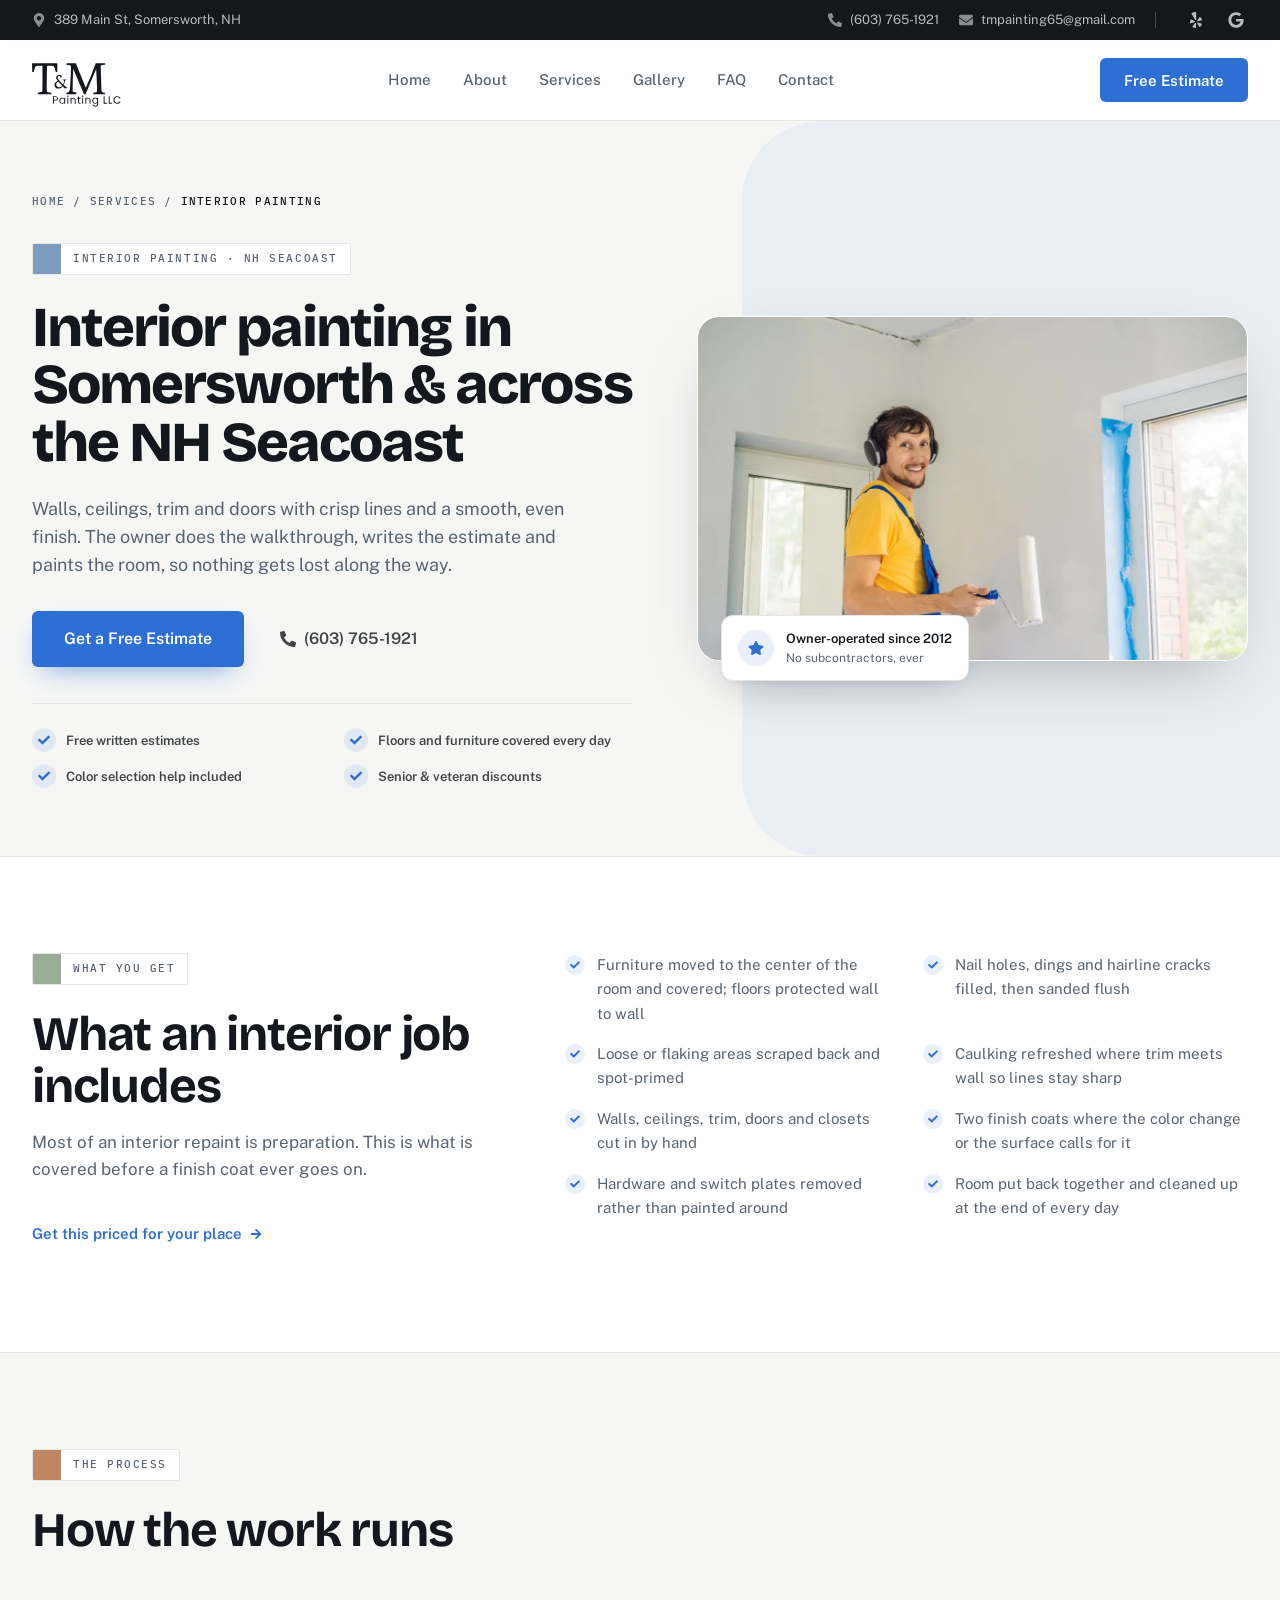
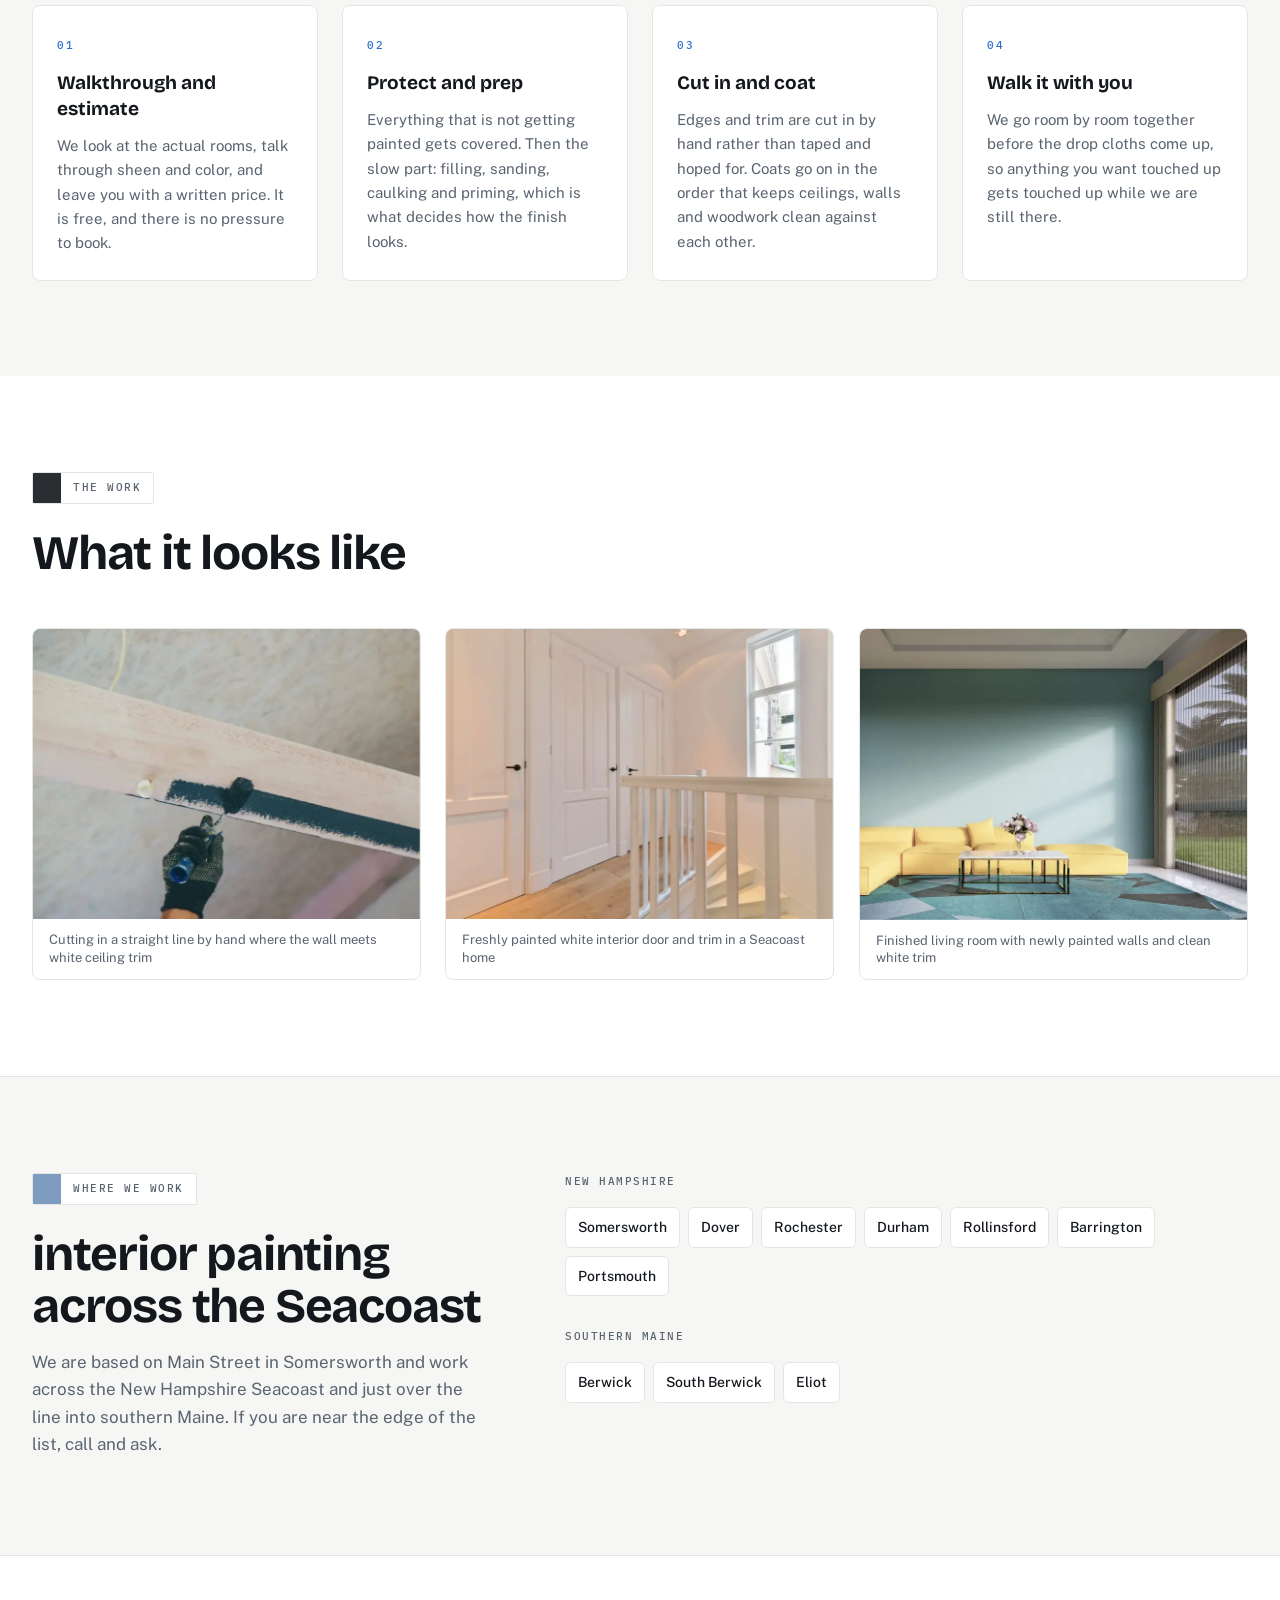
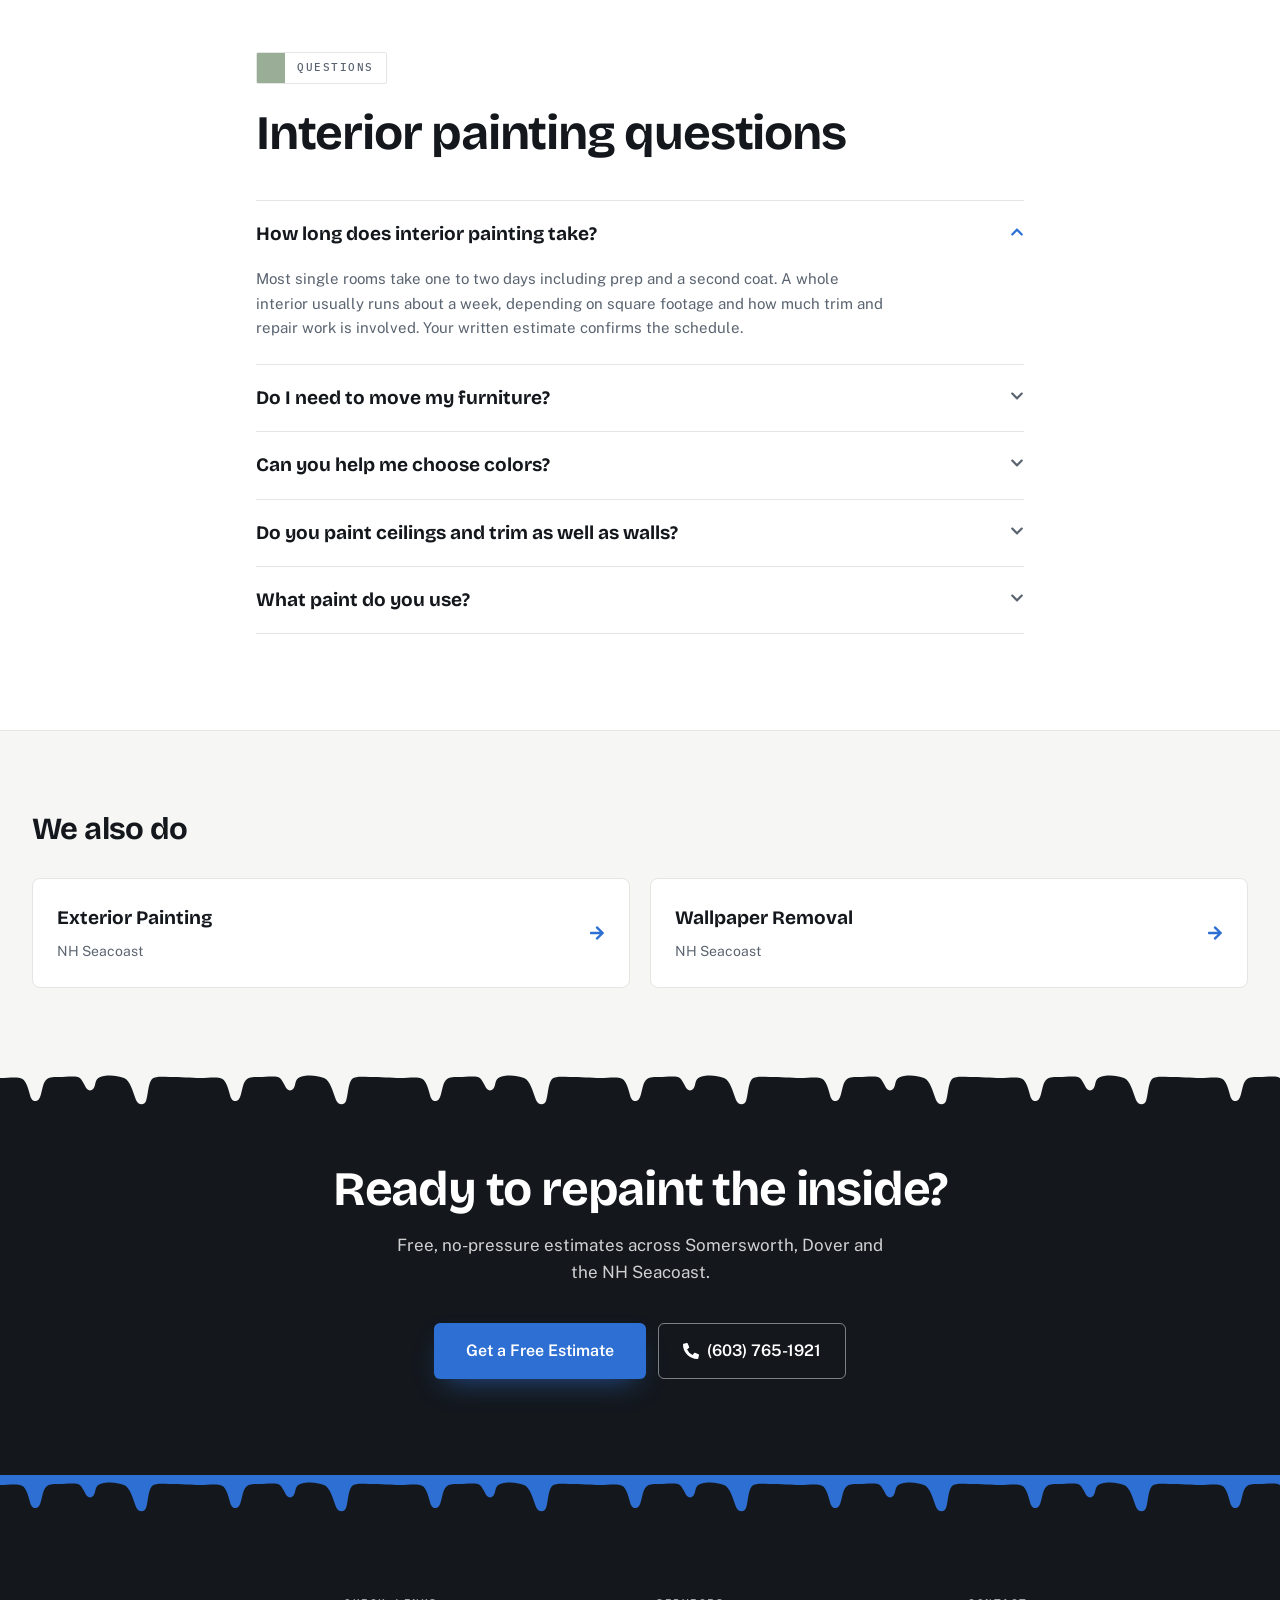
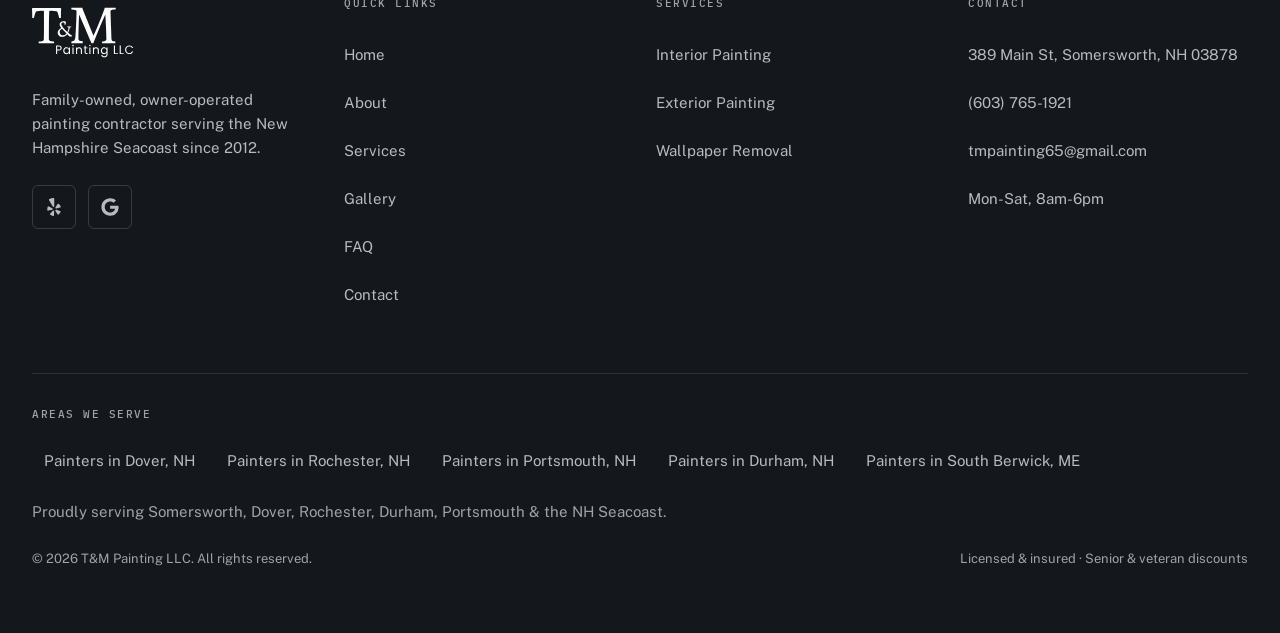
<file: services/interior-painting/index.html>
<!DOCTYPE html><html lang="en-US"><head><meta charSet="utf-8"/><meta http-equiv="x-ua-compatible" content="ie=edge"/><meta name="viewport" content="width=device-width, initial-scale=1, shrink-to-fit=no"/><meta name="generator" content="Gatsby 5.16.1"/><meta name="theme-color" content="#14181D"/><meta name="description" content="Owner-operated interior painters serving Somersworth, Dover and the NH Seacoast since 2012. Walls, ceilings, trim and doors, finished clean. Free estimates." data-gatsby-head="true"/><meta name="robots" content="index,follow" data-gatsby-head="true"/><meta name="format-detection" content="telephone=no" data-gatsby-head="true"/><meta property="og:type" content="website" data-gatsby-head="true"/><meta property="og:site_name" content="T&amp;M Painting LLC" data-gatsby-head="true"/><meta property="og:title" content="Interior Painting in Somersworth &amp; Dover, NH | T&amp;M Painting" data-gatsby-head="true"/><meta property="og:description" content="Owner-operated interior painters serving Somersworth, Dover and the NH Seacoast since 2012. Walls, ceilings, trim and doors, finished clean. Free estimates." data-gatsby-head="true"/><meta property="og:url" content="https://tandmpaintingllc.com/services/interior-painting/" data-gatsby-head="true"/><meta property="og:locale" content="en_US" data-gatsby-head="true"/><meta property="og:image" content="https://tandmpaintingllc.com/og-interior-painting.jpg" data-gatsby-head="true"/><meta property="og:image:width" content="1200" data-gatsby-head="true"/><meta property="og:image:height" content="630" data-gatsby-head="true"/><meta property="og:image:alt" content="T&amp;M Painting LLC — Interior &amp; exterior painting for the NH Seacoast" data-gatsby-head="true"/><meta name="twitter:card" content="summary_large_image" data-gatsby-head="true"/><meta name="twitter:title" content="Interior Painting in Somersworth &amp; Dover, NH | T&amp;M Painting" data-gatsby-head="true"/><meta name="twitter:description" content="Owner-operated interior painters serving Somersworth, Dover and the NH Seacoast since 2012. Walls, ceilings, trim and doors, finished clean. Free estimates." data-gatsby-head="true"/><meta name="twitter:image" content="https://tandmpaintingllc.com/og-interior-painting.jpg" data-gatsby-head="true"/><meta name="twitter:image:alt" content="T&amp;M Painting LLC — Interior &amp; exterior painting for the NH Seacoast" data-gatsby-head="true"/><meta name="geo.region" content="US-NH" data-gatsby-head="true"/><meta name="geo.placename" content="Somersworth" data-gatsby-head="true"/><meta name="geo.position" content="43.2458412;-70.8527675" data-gatsby-head="true"/><style data-href="/styles.bbc696bc079dd11ae11d.css" data-identity="gatsby-global-css">*,:after,:before{--tw-border-spacing-x:0;--tw-border-spacing-y:0;--tw-translate-x:0;--tw-translate-y:0;--tw-rotate:0;--tw-skew-x:0;--tw-skew-y:0;--tw-scale-x:1;--tw-scale-y:1;--tw-pan-x: ;--tw-pan-y: ;--tw-pinch-zoom: ;--tw-scroll-snap-strictness:proximity;--tw-gradient-from-position: ;--tw-gradient-via-position: ;--tw-gradient-to-position: ;--tw-ordinal: ;--tw-slashed-zero: ;--tw-numeric-figure: ;--tw-numeric-spacing: ;--tw-numeric-fraction: ;--tw-ring-inset: ;--tw-ring-offset-width:0px;--tw-ring-offset-color:#fff;--tw-ring-color:rgba(59,130,246,.5);--tw-ring-offset-shadow:0 0 #0000;--tw-ring-shadow:0 0 #0000;--tw-shadow:0 0 #0000;--tw-shadow-colored:0 0 #0000;--tw-blur: ;--tw-brightness: ;--tw-contrast: ;--tw-grayscale: ;--tw-hue-rotate: ;--tw-invert: ;--tw-saturate: ;--tw-sepia: ;--tw-drop-shadow: ;--tw-backdrop-blur: ;--tw-backdrop-brightness: ;--tw-backdrop-contrast: ;--tw-backdrop-grayscale: ;--tw-backdrop-hue-rotate: ;--tw-backdrop-invert: ;--tw-backdrop-opacity: ;--tw-backdrop-saturate: ;--tw-backdrop-sepia: ;--tw-contain-size: ;--tw-contain-layout: ;--tw-contain-paint: ;--tw-contain-style: }::backdrop{--tw-border-spacing-x:0;--tw-border-spacing-y:0;--tw-translate-x:0;--tw-translate-y:0;--tw-rotate:0;--tw-skew-x:0;--tw-skew-y:0;--tw-scale-x:1;--tw-scale-y:1;--tw-pan-x: ;--tw-pan-y: ;--tw-pinch-zoom: ;--tw-scroll-snap-strictness:proximity;--tw-gradient-from-position: ;--tw-gradient-via-position: ;--tw-gradient-to-position: ;--tw-ordinal: ;--tw-slashed-zero: ;--tw-numeric-figure: ;--tw-numeric-spacing: ;--tw-numeric-fraction: ;--tw-ring-inset: ;--tw-ring-offset-width:0px;--tw-ring-offset-color:#fff;--tw-ring-color:rgba(59,130,246,.5);--tw-ring-offset-shadow:0 0 #0000;--tw-ring-shadow:0 0 #0000;--tw-shadow:0 0 #0000;--tw-shadow-colored:0 0 #0000;--tw-blur: ;--tw-brightness: ;--tw-contrast: ;--tw-grayscale: ;--tw-hue-rotate: ;--tw-invert: ;--tw-saturate: ;--tw-sepia: ;--tw-drop-shadow: ;--tw-backdrop-blur: ;--tw-backdrop-brightness: ;--tw-backdrop-contrast: ;--tw-backdrop-grayscale: ;--tw-backdrop-hue-rotate: ;--tw-backdrop-invert: ;--tw-backdrop-opacity: ;--tw-backdrop-saturate: ;--tw-backdrop-sepia: ;--tw-contain-size: ;--tw-contain-layout: ;--tw-contain-paint: ;--tw-contain-style: }/*
! tailwindcss v3.4.19 | MIT License | https://tailwindcss.com
*/*,:after,:before{border:0 solid #e5e7eb;box-sizing:border-box}:after,:before{--tw-content:""}:host,html{-webkit-text-size-adjust:100%;font-feature-settings:normal;-webkit-tap-highlight-color:transparent;font-family:Public Sans,ui-sans-serif,system-ui,sans-serif;font-variation-settings:normal;line-height:1.5;-moz-tab-size:4;-o-tab-size:4;tab-size:4}body{line-height:inherit;margin:0}hr{border-top-width:1px;color:inherit;height:0}abbr:where([title]){-webkit-text-decoration:underline dotted;text-decoration:underline dotted}h1,h2,h3,h4,h5,h6{font-size:inherit;font-weight:inherit}a{color:inherit;text-decoration:inherit}b,strong{font-weight:bolder}code,kbd,pre,samp{font-feature-settings:normal;font-family:IBM Plex Mono,ui-monospace,SFMono-Regular,monospace;font-size:1em;font-variation-settings:normal}small{font-size:80%}sub,sup{font-size:75%;line-height:0;position:relative;vertical-align:baseline}sub{bottom:-.25em}sup{top:-.5em}table{border-collapse:collapse;border-color:inherit;text-indent:0}button,input,optgroup,select,textarea{font-feature-settings:inherit;color:inherit;font-family:inherit;font-size:100%;font-variation-settings:inherit;font-weight:inherit;letter-spacing:inherit;line-height:inherit;margin:0;padding:0}button,select{text-transform:none}button,input:where([type=button]),input:where([type=reset]),input:where([type=submit]){-webkit-appearance:button;background-color:transparent;background-image:none}:-moz-focusring{outline:auto}:-moz-ui-invalid{box-shadow:none}progress{vertical-align:baseline}::-webkit-inner-spin-button,::-webkit-outer-spin-button{height:auto}[type=search]{-webkit-appearance:textfield;outline-offset:-2px}::-webkit-search-decoration{-webkit-appearance:none}::-webkit-file-upload-button{-webkit-appearance:button;font:inherit}summary{display:list-item}blockquote,dd,dl,figure,h1,h2,h3,h4,h5,h6,hr,p,pre{margin:0}fieldset{margin:0}fieldset,legend{padding:0}menu,ol,ul{list-style:none;margin:0;padding:0}dialog{padding:0}textarea{resize:vertical}input::-moz-placeholder,textarea::-moz-placeholder{color:#9ca3af;opacity:1}input::placeholder,textarea::placeholder{color:#9ca3af;opacity:1}[role=button],button{cursor:pointer}:disabled{cursor:default}audio,canvas,embed,iframe,img,object,svg,video{display:block;vertical-align:middle}img,video{height:auto;max-width:100%}[hidden]:where(:not([hidden=until-found])){display:none}@font-face{font-display:swap;font-family:Bricolage Grotesque;font-style:normal;font-weight:700;src:url(/fonts/bricolage-grotesque-latin-700-normal.woff2) format("woff2");unicode-range:u+00??,u+0131,u+0152-0153,u+02bb-02bc,u+02c6,u+02da,u+02dc,u+0304,u+0308,u+0329,u+2000-206f,u+20ac,u+2122,u+2191,u+2193,u+2212,u+2215,u+feff,u+fffd}@font-face{font-display:swap;font-family:Bricolage Grotesque;font-style:normal;font-weight:800;src:url(/fonts/bricolage-grotesque-latin-800-normal.woff2) format("woff2");unicode-range:u+00??,u+0131,u+0152-0153,u+02bb-02bc,u+02c6,u+02da,u+02dc,u+0304,u+0308,u+0329,u+2000-206f,u+20ac,u+2122,u+2191,u+2193,u+2212,u+2215,u+feff,u+fffd}@font-face{font-display:swap;font-family:Public Sans;font-style:normal;font-weight:400;src:url(/fonts/public-sans-latin-400-normal.woff2) format("woff2");unicode-range:u+00??,u+0131,u+0152-0153,u+02bb-02bc,u+02c6,u+02da,u+02dc,u+0304,u+0308,u+0329,u+2000-206f,u+20ac,u+2122,u+2191,u+2193,u+2212,u+2215,u+feff,u+fffd}@font-face{font-display:swap;font-family:Public Sans;font-style:normal;font-weight:500;src:url(/fonts/public-sans-latin-500-normal.woff2) format("woff2");unicode-range:u+00??,u+0131,u+0152-0153,u+02bb-02bc,u+02c6,u+02da,u+02dc,u+0304,u+0308,u+0329,u+2000-206f,u+20ac,u+2122,u+2191,u+2193,u+2212,u+2215,u+feff,u+fffd}@font-face{font-display:swap;font-family:Public Sans;font-style:normal;font-weight:600;src:url(/fonts/public-sans-latin-600-normal.woff2) format("woff2");unicode-range:u+00??,u+0131,u+0152-0153,u+02bb-02bc,u+02c6,u+02da,u+02dc,u+0304,u+0308,u+0329,u+2000-206f,u+20ac,u+2122,u+2191,u+2193,u+2212,u+2215,u+feff,u+fffd}@font-face{font-display:swap;font-family:IBM Plex Mono;font-style:normal;font-weight:500;src:url(/fonts/ibm-plex-mono-latin-500-normal.woff2) format("woff2");unicode-range:u+00??,u+0131,u+0152-0153,u+02bb-02bc,u+02c6,u+02da,u+02dc,u+0304,u+0308,u+0329,u+2000-206f,u+20ac,u+2122,u+2191,u+2193,u+2212,u+2215,u+feff,u+fffd}:root{--topbar-h:0px;--header-h:73px;--chrome-h:calc(var(--topbar-h) + var(--header-h))}@media (min-width:1024px){:root{--topbar-h:40px;--header-h:81px}}html{-webkit-text-size-adjust:100%;scroll-behavior:smooth}body{--tw-bg-opacity:1;--tw-text-opacity:1;-webkit-font-smoothing:antialiased;-moz-osx-font-smoothing:grayscale;background-color:rgb(246 247 245/var(--tw-bg-opacity,1));color:rgb(20 24 29/var(--tw-text-opacity,1));font-family:Public Sans,ui-sans-serif,system-ui,sans-serif;font-size:16px;font-weight:400;line-height:1.625;text-rendering:optimizeLegibility}@media (min-width:768px){body{font-size:17px}}h1,h2,h3{--tw-text-opacity:1;color:rgb(20 24 29/var(--tw-text-opacity,1));font-family:Bricolage Grotesque,ui-sans-serif,system-ui,sans-serif}div[id],section[id]{scroll-margin-top:88px}@media (min-width:1024px){div[id],section[id]{scroll-margin-top:80px}}:focus-visible{border-radius:2px;outline:2px solid #2d6fd2;outline-offset:2px}::-moz-selection{background:#2d6fd2;color:#fff}::selection{background:#2d6fd2;color:#fff}.container{width:100%}@media (min-width:640px){.container{max-width:640px}}@media (min-width:768px){.container{max-width:768px}}@media (min-width:1024px){.container{max-width:1024px}}@media (min-width:1280px){.container{max-width:1280px}}@media (min-width:1536px){.container{max-width:1536px}}.shell{margin-left:auto;margin-right:auto;max-width:1280px;padding-left:1.25rem;padding-right:1.25rem;width:100%}@media (min-width:640px){.shell{padding-left:1.5rem;padding-right:1.5rem}}@media (min-width:1024px){.shell{padding-left:2rem;padding-right:2rem}}.main-offset{padding-top:var(--chrome-h)}.btn,.btn-primary{align-items:center;border-radius:.375rem;display:inline-flex;font-size:15px;font-weight:600;gap:.5rem;justify-content:center;line-height:1;min-height:44px;padding-left:1.5rem;padding-right:1.5rem;transition-duration:.2s;transition-property:color,background-color,border-color,text-decoration-color,fill,stroke;transition-timing-function:cubic-bezier(.4,0,.2,1)}.btn-primary{--tw-bg-opacity:1;--tw-text-opacity:1;background-color:rgb(45 111 210/var(--tw-bg-opacity,1));color:rgb(255 255 255/var(--tw-text-opacity,1))}.btn-primary:hover{--tw-bg-opacity:1;background-color:rgb(31 85 168/var(--tw-bg-opacity,1))}.btn-ghost-light{--tw-text-opacity:1;align-items:center;border-color:hsla(0,0%,100%,.45);border-radius:.375rem;border-width:1px;color:rgb(255 255 255/var(--tw-text-opacity,1));display:inline-flex;font-size:15px;font-weight:600;gap:.5rem;justify-content:center;line-height:1;min-height:44px;padding-left:1.5rem;padding-right:1.5rem;transition-duration:.2s;transition-property:color,background-color,border-color,text-decoration-color,fill,stroke;transition-timing-function:cubic-bezier(.4,0,.2,1)}.btn-ghost-light:hover{--tw-border-opacity:1;background-color:hsla(0,0%,100%,.1);border-color:rgb(255 255 255/var(--tw-border-opacity,1))}.btn-outline-ink{--tw-text-opacity:1;align-items:center;border-color:rgba(20,24,29,.25);border-radius:.375rem;border-width:1px;color:rgb(20 24 29/var(--tw-text-opacity,1));display:inline-flex;font-size:15px;font-weight:600;gap:.5rem;justify-content:center;line-height:1;min-height:44px;padding-left:1.5rem;padding-right:1.5rem;transition-duration:.2s;transition-property:color,background-color,border-color,text-decoration-color,fill,stroke;transition-timing-function:cubic-bezier(.4,0,.2,1)}.btn-outline-ink:hover{--tw-border-opacity:1;background-color:rgba(20,24,29,.04);border-color:rgb(20 24 29/var(--tw-border-opacity,1))}.eyebrow-label{font-family:IBM Plex Mono,ui-monospace,SFMono-Regular,monospace;font-size:11px;font-weight:500;letter-spacing:.14em;text-transform:uppercase}.link-tape{--tw-text-opacity:1;color:rgb(45 111 210/var(--tw-text-opacity,1));text-decoration-line:underline;text-underline-offset:4px;transition-duration:.15s;transition-property:color,background-color,border-color,text-decoration-color,fill,stroke;transition-timing-function:cubic-bezier(.4,0,.2,1)}.link-tape:hover{--tw-text-opacity:1;color:rgb(31 85 168/var(--tw-text-opacity,1))}.sr-only{clip:rect(0,0,0,0);border-width:0;height:1px;margin:-1px;overflow:hidden;padding:0;position:absolute;white-space:nowrap;width:1px}.pointer-events-none{pointer-events:none}.visible{visibility:visible}.invisible{visibility:hidden}.static{position:static}.fixed{position:fixed}.absolute{position:absolute}.relative{position:relative}.sticky{position:sticky}.inset-0{inset:0}.inset-x-0{left:0;right:0}.inset-x-3{left:.75rem;right:.75rem}.inset-x-\[-5\%\]{left:-5%;right:-5%}.inset-y-0{bottom:0;top:0}.-bottom-1{bottom:-.25rem}.-bottom-4{bottom:-1rem}.-bottom-5{bottom:-1.25rem}.-left-2{left:-.5rem}.-left-24{left:-6rem}.-right-20{right:-5rem}.-top-2{top:-.5rem}.-top-20{top:-5rem}.bottom-0{bottom:0}.bottom-1\.5{bottom:.375rem}.bottom-\[-18px\]{bottom:-18px}.left-0{left:0}.left-5{left:1.25rem}.left-6{left:1.5rem}.left-\[-3\%\]{left:-3%}.right-0{right:0}.right-5{right:1.25rem}.top-0{top:0}.top-0\.5{top:.125rem}.top-44{top:11rem}.top-5{top:1.25rem}.top-\[-1\%\]{top:-1%}.top-\[13px\]{top:13px}.top-\[7px\]{top:7px}.isolate{isolation:isolate}.-z-10{z-index:-10}.-z-20{z-index:-20}.z-10{z-index:10}.z-40{z-index:40}.z-50{z-index:50}.z-\[60\]{z-index:60}.z-\[70\]{z-index:70}.-m-2{margin:-.5rem}.mx-auto{margin-left:auto;margin-right:auto}.-mr-2{margin-right:-.5rem}.mb-14{margin-bottom:3.5rem}.mb-2{margin-bottom:.5rem}.mb-5{margin-bottom:1.25rem}.mb-7{margin-bottom:1.75rem}.ml-0\.5{margin-left:.125rem}.mt-0\.5{margin-top:.125rem}.mt-1{margin-top:.25rem}.mt-1\.5{margin-top:.375rem}.mt-10{margin-top:2.5rem}.mt-12{margin-top:3rem}.mt-14{margin-top:3.5rem}.mt-2{margin-top:.5rem}.mt-3{margin-top:.75rem}.mt-4{margin-top:1rem}.mt-5{margin-top:1.25rem}.mt-6{margin-top:1.5rem}.mt-7{margin-top:1.75rem}.mt-8{margin-top:2rem}.mt-9{margin-top:2.25rem}.mt-auto{margin-top:auto}.block{display:block}.inline-block{display:inline-block}.flex{display:flex}.inline-flex{display:inline-flex}.grid{display:grid}.hidden{display:none}.h-0\.5{height:.125rem}.h-1\.5{height:.375rem}.h-10{height:2.5rem}.h-11{height:2.75rem}.h-12{height:3rem}.h-16{height:4rem}.h-2\.5{height:.625rem}.h-3{height:.75rem}.h-3\.5{height:.875rem}.h-4{height:1rem}.h-5{height:1.25rem}.h-6{height:1.5rem}.h-64{height:16rem}.h-9{height:2.25rem}.h-\[100dvh\]{height:100dvh}.h-\[18px\]{height:18px}.h-\[19px\]{height:19px}.h-\[72px\]{height:72px}.h-\[76px\]{height:76px}.h-\[95\%\]{height:95%}.h-full{height:100%}.max-h-0{max-height:0}.max-h-10{max-height:2.5rem}.min-h-\[26px\]{min-height:26px}.min-h-\[44px\]{min-height:44px}.min-h-\[460px\]{min-height:460px}.min-h-\[48px\]{min-height:48px}.min-h-\[54px\]{min-height:54px}.min-h-\[56px\]{min-height:56px}.min-h-\[64px\]{min-height:64px}.min-h-\[68px\]{min-height:68px}.min-h-screen{min-height:100vh}.w-1\/2{width:50%}.w-10{width:2.5rem}.w-11{width:2.75rem}.w-12{width:3rem}.w-16{width:4rem}.w-2\.5{width:.625rem}.w-3{width:.75rem}.w-3\.5{width:.875rem}.w-4{width:1rem}.w-5{width:1.25rem}.w-6{width:1.5rem}.w-64{width:16rem}.w-9{width:2.25rem}.w-\[104\%\]{width:104%}.w-\[106\%\]{width:106%}.w-\[110\%\]{width:110%}.w-\[18px\]{width:18px}.w-\[19px\]{width:19px}.w-\[42\%\]{width:42%}.w-\[min\(88vw\2c 360px\)\]{width:min(88vw,360px)}.w-auto{width:auto}.w-fit{width:-moz-fit-content;width:fit-content}.w-full{width:100%}.w-px{width:1px}.min-w-0{min-width:0}.max-w-2xl{max-width:42rem}.max-w-3xl{max-width:48rem}.max-w-\[16ch\]{max-width:16ch}.max-w-\[500px\]{max-width:500px}.max-w-\[520px\]{max-width:520px}.max-w-\[560px\]{max-width:560px}.max-w-\[570px\]{max-width:570px}.max-w-\[600px\]{max-width:600px}.max-w-\[650px\]{max-width:650px}.max-w-\[720px\]{max-width:720px}.max-w-lg{max-width:32rem}.max-w-md{max-width:28rem}.max-w-xl{max-width:36rem}.max-w-xs{max-width:20rem}.flex-1{flex:1 1 0%}.shrink-0{flex-shrink:0}.origin-left{transform-origin:left}.translate-x-0{--tw-translate-x:0px}.translate-x-0,.translate-x-4{transform:translate(var(--tw-translate-x),var(--tw-translate-y)) rotate(var(--tw-rotate)) skewX(var(--tw-skew-x)) skewY(var(--tw-skew-y)) scaleX(var(--tw-scale-x)) scaleY(var(--tw-scale-y))}.translate-x-4{--tw-translate-x:1rem}.translate-x-full{--tw-translate-x:100%}.translate-x-full,.translate-y-0{transform:translate(var(--tw-translate-x),var(--tw-translate-y)) rotate(var(--tw-rotate)) skewX(var(--tw-skew-x)) skewY(var(--tw-skew-y)) scaleX(var(--tw-scale-x)) scaleY(var(--tw-scale-y))}.translate-y-0{--tw-translate-y:0px}.translate-y-2{--tw-translate-y:0.5rem}.-rotate-2,.translate-y-2{transform:translate(var(--tw-translate-x),var(--tw-translate-y)) rotate(var(--tw-rotate)) skewX(var(--tw-skew-x)) skewY(var(--tw-skew-y)) scaleX(var(--tw-scale-x)) scaleY(var(--tw-scale-y))}.-rotate-2{--tw-rotate:-2deg}.-rotate-45{--tw-rotate:-45deg}.-rotate-45,.-rotate-\[1\.4deg\]{transform:translate(var(--tw-translate-x),var(--tw-translate-y)) rotate(var(--tw-rotate)) skewX(var(--tw-skew-x)) skewY(var(--tw-skew-y)) scaleX(var(--tw-scale-x)) scaleY(var(--tw-scale-y))}.-rotate-\[1\.4deg\]{--tw-rotate:-1.4deg}.rotate-0{--tw-rotate:0deg}.rotate-0,.rotate-180{transform:translate(var(--tw-translate-x),var(--tw-translate-y)) rotate(var(--tw-rotate)) skewX(var(--tw-skew-x)) skewY(var(--tw-skew-y)) scaleX(var(--tw-scale-x)) scaleY(var(--tw-scale-y))}.rotate-180{--tw-rotate:180deg}.rotate-45{--tw-rotate:45deg}.rotate-45,.scale-x-0{transform:translate(var(--tw-translate-x),var(--tw-translate-y)) rotate(var(--tw-rotate)) skewX(var(--tw-skew-x)) skewY(var(--tw-skew-y)) scaleX(var(--tw-scale-x)) scaleY(var(--tw-scale-y))}.scale-x-0{--tw-scale-x:0}.scale-x-100{--tw-scale-x:1;transform:translate(var(--tw-translate-x),var(--tw-translate-y)) rotate(var(--tw-rotate)) skewX(var(--tw-skew-x)) skewY(var(--tw-skew-y)) scaleX(var(--tw-scale-x)) scaleY(var(--tw-scale-y))}.resize-y{resize:vertical}.appearance-none{-webkit-appearance:none;-moz-appearance:none;appearance:none}.break-inside-avoid{-moz-column-break-inside:avoid;break-inside:avoid}.grid-cols-2{grid-template-columns:repeat(2,minmax(0,1fr))}.grid-cols-3{grid-template-columns:repeat(3,minmax(0,1fr))}.grid-rows-\[0fr\]{grid-template-rows:0fr}.grid-rows-\[1fr\]{grid-template-rows:1fr}.flex-col{flex-direction:column}.flex-wrap{flex-wrap:wrap}.items-start{align-items:flex-start}.items-end{align-items:flex-end}.items-center{align-items:center}.items-stretch{align-items:stretch}.justify-center{justify-content:center}.justify-between{justify-content:space-between}.gap-1{gap:.25rem}.gap-1\.5{gap:.375rem}.gap-10{gap:2.5rem}.gap-12{gap:3rem}.gap-14{gap:3.5rem}.gap-2{gap:.5rem}.gap-2\.5{gap:.625rem}.gap-3{gap:.75rem}.gap-4{gap:1rem}.gap-5{gap:1.25rem}.gap-6{gap:1.5rem}.gap-8{gap:2rem}.gap-x-2{-moz-column-gap:.5rem;column-gap:.5rem}.gap-x-6{-moz-column-gap:1.5rem;column-gap:1.5rem}.gap-x-8{-moz-column-gap:2rem;column-gap:2rem}.gap-y-1{row-gap:.25rem}.gap-y-3{row-gap:.75rem}.gap-y-4{row-gap:1rem}.gap-y-5{row-gap:1.25rem}.space-y-1>:not([hidden])~:not([hidden]){--tw-space-y-reverse:0;margin-bottom:calc(.25rem*var(--tw-space-y-reverse));margin-top:calc(.25rem*(1 - var(--tw-space-y-reverse)))}.space-y-5>:not([hidden])~:not([hidden]){--tw-space-y-reverse:0;margin-bottom:calc(1.25rem*var(--tw-space-y-reverse));margin-top:calc(1.25rem*(1 - var(--tw-space-y-reverse)))}.divide-y>:not([hidden])~:not([hidden]){--tw-divide-y-reverse:0;border-bottom-width:calc(1px*var(--tw-divide-y-reverse));border-top-width:calc(1px*(1 - var(--tw-divide-y-reverse)))}.divide-mist>:not([hidden])~:not([hidden]){--tw-divide-opacity:1;border-color:rgb(227 230 226/var(--tw-divide-opacity,1))}.self-start{align-self:flex-start}.overflow-hidden{overflow:hidden}.overflow-visible{overflow:visible}.overflow-y-auto{overflow-y:auto}.whitespace-nowrap{white-space:nowrap}.break-words{overflow-wrap:break-word}.break-all{word-break:break-all}.rounded-2xl{border-radius:1rem}.rounded-\[22px\]{border-radius:22px}.rounded-\[26px\]{border-radius:26px}.rounded-\[28px\]{border-radius:28px}.rounded-full{border-radius:9999px}.rounded-lg{border-radius:.5rem}.rounded-md{border-radius:.375rem}.rounded-sm{border-radius:.125rem}.rounded-xl{border-radius:.75rem}.rounded-l-\[5rem\]{border-bottom-left-radius:5rem;border-top-left-radius:5rem}.border{border-width:1px}.border-2{border-width:2px}.border-\[42px\]{border-width:42px}.border-y{border-top-width:1px}.border-b,.border-y{border-bottom-width:1px}.border-t{border-top-width:1px}.border-ink\/25{border-color:rgba(20,24,29,.25)}.border-mist{--tw-border-opacity:1;border-color:rgb(227 230 226/var(--tw-border-opacity,1))}.border-mist\/70{border-color:hsla(105,7%,89%,.7)}.border-mist\/90{border-color:hsla(105,7%,89%,.9)}.border-red-500{--tw-border-opacity:1;border-color:rgb(239 68 68/var(--tw-border-opacity,1))}.border-tape{--tw-border-opacity:1;border-color:rgb(45 111 210/var(--tw-border-opacity,1))}.border-tape\/15{border-color:rgba(45,111,210,.15)}.border-tape\/\[0\.035\]{border-color:rgba(45,111,210,.035)}.border-white\/10{border-color:hsla(0,0%,100%,.1)}.border-white\/15{border-color:hsla(0,0%,100%,.15)}.border-white\/25{border-color:hsla(0,0%,100%,.25)}.border-white\/30{border-color:hsla(0,0%,100%,.3)}.border-white\/35{border-color:hsla(0,0%,100%,.35)}.border-white\/45{border-color:hsla(0,0%,100%,.45)}.border-white\/80{border-color:hsla(0,0%,100%,.8)}.bg-\[\#4285F4\]\/10{background-color:rgba(66,133,244,.1)}.bg-chip-clay{--tw-bg-opacity:1;background-color:rgb(192 136 98/var(--tw-bg-opacity,1))}.bg-chip-dusty{--tw-bg-opacity:1;background-color:rgb(126 155 192/var(--tw-bg-opacity,1))}.bg-chip-offblack{--tw-bg-opacity:1;background-color:rgb(42 46 51/var(--tw-bg-opacity,1))}.bg-chip-sage{--tw-bg-opacity:1;background-color:rgb(154 173 150/var(--tw-bg-opacity,1))}.bg-current{background-color:currentColor}.bg-ink{--tw-bg-opacity:1;background-color:rgb(20 24 29/var(--tw-bg-opacity,1))}.bg-ink\/20{background-color:rgba(20,24,29,.2)}.bg-ink\/40{background-color:rgba(20,24,29,.4)}.bg-ink\/75{background-color:rgba(20,24,29,.75)}.bg-ink\/80{background-color:rgba(20,24,29,.8)}.bg-primer{--tw-bg-opacity:1;background-color:rgb(246 247 245/var(--tw-bg-opacity,1))}.bg-red-50{--tw-bg-opacity:1;background-color:rgb(254 242 242/var(--tw-bg-opacity,1))}.bg-tape{--tw-bg-opacity:1;background-color:rgb(45 111 210/var(--tw-bg-opacity,1))}.bg-tape\/10{background-color:rgba(45,111,210,.1)}.bg-tape\/20{background-color:rgba(45,111,210,.2)}.bg-tape\/\[0\.055\]{background-color:rgba(45,111,210,.055)}.bg-tape\/\[0\.07\]{background-color:rgba(45,111,210,.07)}.bg-white{--tw-bg-opacity:1;background-color:rgb(255 255 255/var(--tw-bg-opacity,1))}.bg-white\/10{background-color:hsla(0,0%,100%,.1)}.bg-white\/20{background-color:hsla(0,0%,100%,.2)}.bg-white\/95{background-color:hsla(0,0%,100%,.95)}.bg-\[url\(\'data\:image\/svg\+xml\;charset\=utf-8\2c \%3Csvg\%20xmlns\%3D\%22http\%3A\/\/www\.w3\.org\/2000\/svg\%22\%20viewBox\%3D\%220\%200\%2016\%2016\%22\%20fill\%3D\%22\%235A6470\%22\%3E\%3Cpath\%20d\%3D\%22M4\.5\%206\.5L8\%2010l3\.5-3\.5z\%22\/\%3E\%3C\/svg\%3E\'\)\]{background-image:url("data:image/svg+xml;charset=utf-8,%3Csvg xmlns='http://www.w3.org/2000/svg' fill='%235A6470' viewBox='0 0 16 16'%3E%3Cpath d='M4.5 6.5 8 10l3.5-3.5z'/%3E%3C/svg%3E")}.bg-\[length\:20px_20px\]{background-size:20px 20px}.bg-\[right_14px_center\]{background-position:right 14px center}.bg-no-repeat{background-repeat:no-repeat}.p-2{padding:.5rem}.p-6{padding:1.5rem}.p-7{padding:1.75rem}.px-2\.5{padding-left:.625rem;padding-right:.625rem}.px-3{padding-left:.75rem;padding-right:.75rem}.px-3\.5{padding-left:.875rem;padding-right:.875rem}.px-4{padding-left:1rem;padding-right:1rem}.px-5{padding-left:1.25rem;padding-right:1.25rem}.px-6{padding-left:1.5rem;padding-right:1.5rem}.px-7{padding-left:1.75rem;padding-right:1.75rem}.px-8{padding-left:2rem;padding-right:2rem}.py-1{padding-bottom:.25rem;padding-top:.25rem}.py-1\.5{padding-bottom:.375rem;padding-top:.375rem}.py-12{padding-bottom:3rem;padding-top:3rem}.py-14{padding-bottom:3.5rem;padding-top:3.5rem}.py-16{padding-bottom:4rem;padding-top:4rem}.py-2{padding-bottom:.5rem;padding-top:.5rem}.py-20{padding-bottom:5rem;padding-top:5rem}.py-3{padding-bottom:.75rem;padding-top:.75rem}.py-3\.5{padding-bottom:.875rem;padding-top:.875rem}.py-4{padding-bottom:1rem;padding-top:1rem}.py-5{padding-bottom:1.25rem;padding-top:1.25rem}.py-6{padding-bottom:1.5rem;padding-top:1.5rem}.py-7{padding-bottom:1.75rem;padding-top:1.75rem}.py-8{padding-bottom:2rem;padding-top:2rem}.pb-1\.5{padding-bottom:.375rem}.pb-6{padding-bottom:1.5rem}.pb-9{padding-bottom:2.25rem}.pb-\[calc\(0\.5rem\+env\(safe-area-inset-bottom\)\)\]{padding-bottom:calc(.5rem + env(safe-area-inset-bottom))}.pb-\[calc\(5\.5rem\+env\(safe-area-inset-bottom\)\)\]{padding-bottom:calc(5.5rem + env(safe-area-inset-bottom))}.pb-\[max\(20px\2c env\(safe-area-inset-bottom\)\)\]{padding-bottom:max(20px,env(safe-area-inset-bottom))}.pr-1{padding-right:.25rem}.pr-10{padding-right:2.5rem}.pr-11{padding-right:2.75rem}.pt-10{padding-top:2.5rem}.pt-16{padding-top:4rem}.pt-5{padding-top:1.25rem}.pt-6{padding-top:1.5rem}.pt-8{padding-top:2rem}.text-left{text-align:left}.text-center{text-align:center}.align-middle{vertical-align:middle}.font-display{font-family:Bricolage Grotesque,ui-sans-serif,system-ui,sans-serif}.font-mono{font-family:IBM Plex Mono,ui-monospace,SFMono-Regular,monospace}.text-2xl{font-size:1.5rem;line-height:2rem}.text-4xl{font-size:2.25rem;line-height:2.5rem}.text-\[10px\]{font-size:10px}.text-\[11px\]{font-size:11px}.text-\[12px\]{font-size:12px}.text-\[13px\]{font-size:13px}.text-\[14px\]{font-size:14px}.text-\[15px\]{font-size:15px}.text-\[16px\]{font-size:16px}.text-\[17px\]{font-size:17px}.text-\[19px\]{font-size:19px}.text-\[22px\]{font-size:22px}.text-\[88px\]{font-size:88px}.text-\[clamp\(2\.35rem\2c 4\.4vw\2c 3\.6rem\)\]{font-size:clamp(2.35rem,4.4vw,3.6rem)}.text-\[clamp\(2\.5rem\2c 5vw\2c 3\.9rem\)\]{font-size:clamp(2.5rem,5vw,3.9rem)}.text-\[clamp\(3rem\2c 6\.1vw\2c 5\.15rem\)\]{font-size:clamp(3rem,6.1vw,5.15rem)}.text-base{font-size:1rem;line-height:1.5rem}.text-display-lg{font-size:clamp(2rem,4vw,3rem);letter-spacing:-.025em;line-height:1.08}.text-display-md{font-size:clamp(1.5rem,2.4vw,2rem);letter-spacing:-.02em;line-height:1.15}.text-sm{font-size:.875rem;line-height:1.25rem}.text-xl{font-size:1.25rem;line-height:1.75rem}.text-xs{font-size:.75rem;line-height:1rem}.font-bold{font-weight:700}.font-extrabold{font-weight:800}.font-medium{font-weight:500}.font-normal{font-weight:400}.font-semibold{font-weight:600}.uppercase{text-transform:uppercase}.not-italic{font-style:normal}.leading-\[0\.8\]{line-height:.8}.leading-\[0\.95\]{line-height:.95}.leading-\[1\.02\]{line-height:1.02}.leading-\[1\.75\]{line-height:1.75}.leading-\[1\.7\]{line-height:1.7}.leading-none{line-height:1}.leading-relaxed{line-height:1.625}.leading-snug{line-height:1.375}.tracking-\[-0\.01em\]{letter-spacing:-.01em}.tracking-\[-0\.02em\]{letter-spacing:-.02em}.tracking-\[-0\.035em\]{letter-spacing:-.035em}.tracking-\[-0\.03em\]{letter-spacing:-.03em}.tracking-\[-0\.045em\]{letter-spacing:-.045em}.tracking-\[-0\.04em\]{letter-spacing:-.04em}.tracking-\[-0\.07em\]{letter-spacing:-.07em}.tracking-\[0\.12em\]{letter-spacing:.12em}.tracking-\[0\.13em\]{letter-spacing:.13em}.tracking-\[0\.14em\]{letter-spacing:.14em}.tracking-\[0\.16em\]{letter-spacing:.16em}.tracking-\[0\.1em\]{letter-spacing:.1em}.text-\[\#4285F4\]{--tw-text-opacity:1;color:rgb(66 133 244/var(--tw-text-opacity,1))}.text-\[\#E8A33D\]{--tw-text-opacity:1;color:rgb(232 163 61/var(--tw-text-opacity,1))}.text-\[\#F3B34C\]{--tw-text-opacity:1;color:rgb(243 179 76/var(--tw-text-opacity,1))}.text-ink{--tw-text-opacity:1;color:rgb(20 24 29/var(--tw-text-opacity,1))}.text-ink\/70{color:rgba(20,24,29,.7)}.text-ink\/80{color:rgba(20,24,29,.8)}.text-primer{--tw-text-opacity:1;color:rgb(246 247 245/var(--tw-text-opacity,1))}.text-red-600{--tw-text-opacity:1;color:rgb(220 38 38/var(--tw-text-opacity,1))}.text-red-700{--tw-text-opacity:1;color:rgb(185 28 28/var(--tw-text-opacity,1))}.text-steel{--tw-text-opacity:1;color:rgb(90 100 112/var(--tw-text-opacity,1))}.text-tape{--tw-text-opacity:1;color:rgb(45 111 210/var(--tw-text-opacity,1))}.text-white{--tw-text-opacity:1;color:rgb(255 255 255/var(--tw-text-opacity,1))}.text-white\/40{color:hsla(0,0%,100%,.4)}.text-white\/50{color:hsla(0,0%,100%,.5)}.text-white\/55{color:hsla(0,0%,100%,.55)}.text-white\/60{color:hsla(0,0%,100%,.6)}.text-white\/65{color:hsla(0,0%,100%,.65)}.text-white\/70{color:hsla(0,0%,100%,.7)}.text-white\/80{color:hsla(0,0%,100%,.8)}.text-white\/90{color:hsla(0,0%,100%,.9)}.underline{text-decoration-line:underline}.decoration-white\/25{text-decoration-color:hsla(0,0%,100%,.25)}.underline-offset-8{text-underline-offset:8px}.opacity-0{opacity:0}.opacity-100{opacity:1}.opacity-15{opacity:.15}.shadow-\[-12px_0_40px_-12px_rgba\(20\2c 24\2c 29\2c 0\.35\)\]{--tw-shadow:-12px 0 40px -12px rgba(20,24,29,.35);--tw-shadow-colored:-12px 0 40px -12px var(--tw-shadow-color);box-shadow:var(--tw-ring-offset-shadow,0 0 #0000),var(--tw-ring-shadow,0 0 #0000),var(--tw-shadow)}.shadow-\[0_12px_28px_-12px_rgba\(45\2c 111\2c 210\2c 0\.65\)\]{--tw-shadow:0 12px 28px -12px rgba(45,111,210,.65);--tw-shadow-colored:0 12px 28px -12px var(--tw-shadow-color);box-shadow:var(--tw-ring-offset-shadow,0 0 #0000),var(--tw-ring-shadow,0 0 #0000),var(--tw-shadow)}.shadow-\[0_14px_32px_-14px_rgba\(45\2c 111\2c 210\2c 0\.75\)\]{--tw-shadow:0 14px 32px -14px rgba(45,111,210,.75);--tw-shadow-colored:0 14px 32px -14px var(--tw-shadow-color);box-shadow:var(--tw-ring-offset-shadow,0 0 #0000),var(--tw-ring-shadow,0 0 #0000),var(--tw-shadow)}.shadow-\[0_26px_65px_-30px_rgba\(20\2c 24\2c 29\2c 0\.38\)\]{--tw-shadow:0 26px 65px -30px rgba(20,24,29,.38);--tw-shadow-colored:0 26px 65px -30px var(--tw-shadow-color)}.shadow-\[0_26px_65px_-30px_rgba\(20\2c 24\2c 29\2c 0\.38\)\],.shadow-card{box-shadow:var(--tw-ring-offset-shadow,0 0 #0000),var(--tw-ring-shadow,0 0 #0000),var(--tw-shadow)}.shadow-card{--tw-shadow:0 1px 2px rgba(20,24,29,.04),0 8px 24px -12px rgba(20,24,29,.12);--tw-shadow-colored:0 1px 2px var(--tw-shadow-color),0 8px 24px -12px var(--tw-shadow-color)}.shadow-lift{--tw-shadow:0 2px 4px rgba(20,24,29,.05),0 18px 40px -18px rgba(20,24,29,.22);--tw-shadow-colored:0 2px 4px var(--tw-shadow-color),0 18px 40px -18px var(--tw-shadow-color)}.shadow-lift,.shadow-md{box-shadow:var(--tw-ring-offset-shadow,0 0 #0000),var(--tw-ring-shadow,0 0 #0000),var(--tw-shadow)}.shadow-md{--tw-shadow:0 4px 6px -1px rgba(0,0,0,.1),0 2px 4px -2px rgba(0,0,0,.1);--tw-shadow-colored:0 4px 6px -1px var(--tw-shadow-color),0 2px 4px -2px var(--tw-shadow-color)}.shadow-sm{--tw-shadow:0 1px 2px 0 rgba(0,0,0,.05);--tw-shadow-colored:0 1px 2px 0 var(--tw-shadow-color)}.shadow-sm,.shadow-sticky{box-shadow:var(--tw-ring-offset-shadow,0 0 #0000),var(--tw-ring-shadow,0 0 #0000),var(--tw-shadow)}.shadow-sticky{--tw-shadow:0 -4px 16px rgba(0,0,0,.08);--tw-shadow-colored:0 -4px 16px var(--tw-shadow-color)}.outline-none{outline:2px solid transparent;outline-offset:2px}.ring{--tw-ring-offset-shadow:var(--tw-ring-inset) 0 0 0 var(--tw-ring-offset-width) var(--tw-ring-offset-color);--tw-ring-shadow:var(--tw-ring-inset) 0 0 0 calc(3px + var(--tw-ring-offset-width)) var(--tw-ring-color)}.ring,.ring-1{box-shadow:var(--tw-ring-offset-shadow),var(--tw-ring-shadow),var(--tw-shadow,0 0 #0000)}.ring-1{--tw-ring-offset-shadow:var(--tw-ring-inset) 0 0 0 var(--tw-ring-offset-width) var(--tw-ring-offset-color);--tw-ring-shadow:var(--tw-ring-inset) 0 0 0 calc(1px + var(--tw-ring-offset-width)) var(--tw-ring-color)}.ring-white\/15{--tw-ring-color:hsla(0,0%,100%,.15)}.filter{filter:var(--tw-blur) var(--tw-brightness) var(--tw-contrast) var(--tw-grayscale) var(--tw-hue-rotate) var(--tw-invert) var(--tw-saturate) var(--tw-sepia) var(--tw-drop-shadow)}.backdrop-blur{--tw-backdrop-blur:blur(8px)}.backdrop-blur,.backdrop-blur-sm{backdrop-filter:var(--tw-backdrop-blur) var(--tw-backdrop-brightness) var(--tw-backdrop-contrast) var(--tw-backdrop-grayscale) var(--tw-backdrop-hue-rotate) var(--tw-backdrop-invert) var(--tw-backdrop-opacity) var(--tw-backdrop-saturate) var(--tw-backdrop-sepia)}.backdrop-blur-sm{--tw-backdrop-blur:blur(4px)}.transition{transition-duration:.15s;transition-property:color,background-color,border-color,text-decoration-color,fill,stroke,opacity,box-shadow,transform,filter,backdrop-filter;transition-timing-function:cubic-bezier(.4,0,.2,1)}.transition-\[grid-template-rows\2c visibility\]{transition-duration:.15s;transition-property:grid-template-rows,visibility;transition-timing-function:cubic-bezier(.4,0,.2,1)}.transition-\[opacity\2c transform\]{transition-duration:.15s;transition-property:opacity,transform;transition-timing-function:cubic-bezier(.4,0,.2,1)}.transition-all{transition-duration:.15s;transition-property:all;transition-timing-function:cubic-bezier(.4,0,.2,1)}.transition-colors{transition-duration:.15s;transition-property:color,background-color,border-color,text-decoration-color,fill,stroke;transition-timing-function:cubic-bezier(.4,0,.2,1)}.transition-opacity{transition-duration:.15s;transition-property:opacity;transition-timing-function:cubic-bezier(.4,0,.2,1)}.transition-shadow{transition-duration:.15s;transition-property:box-shadow;transition-timing-function:cubic-bezier(.4,0,.2,1)}.transition-transform{transition-duration:.15s;transition-property:transform;transition-timing-function:cubic-bezier(.4,0,.2,1)}.duration-200{transition-duration:.2s}.duration-300{transition-duration:.3s}.duration-500{transition-duration:.5s}.duration-\[250ms\]{transition-duration:.25s}.ease-in-out{transition-timing-function:cubic-bezier(.4,0,.2,1)}.ease-out{transition-timing-function:cubic-bezier(0,0,.2,1)}.ease-physical{transition-timing-function:cubic-bezier(.22,1,.36,1)}.js .reveal{opacity:0;transform:translateY(16px);transition:opacity .4s cubic-bezier(.22,1,.36,1),transform .4s cubic-bezier(.22,1,.36,1);transition-delay:var(--reveal-delay,0ms);will-change:opacity,transform}.js .reveal-in{opacity:1;transform:none}.\[column-count\:1\]{-moz-column-count:1;column-count:1}.yarl__container{background-color:rgba(20,24,29,.95)!important}.yarl__button{color:hsla(0,0%,100%,.85);filter:none}.yarl__button:hover{color:#fff}@media (prefers-reduced-motion:reduce){html{scroll-behavior:auto}*,:after,:before{animation-duration:.01ms!important;animation-iteration-count:1!important;scroll-behavior:auto!important;transition-duration:.01ms!important}.js .reveal{opacity:1;transform:none}}.placeholder\:text-steel\/60::-moz-placeholder{color:rgba(90,100,112,.6)}.placeholder\:text-steel\/60::placeholder{color:rgba(90,100,112,.6)}.after\:absolute:after{content:var(--tw-content);position:absolute}.after\:inset-0:after{content:var(--tw-content);inset:0}.after\:content-\[\'\'\]:after{--tw-content:"";content:var(--tw-content)}.focus-within\:ring-2:focus-within{--tw-ring-offset-shadow:var(--tw-ring-inset) 0 0 0 var(--tw-ring-offset-width) var(--tw-ring-offset-color);--tw-ring-shadow:var(--tw-ring-inset) 0 0 0 calc(2px + var(--tw-ring-offset-width)) var(--tw-ring-color);box-shadow:var(--tw-ring-offset-shadow),var(--tw-ring-shadow),var(--tw-shadow,0 0 #0000)}.focus-within\:ring-tape:focus-within{--tw-ring-opacity:1;--tw-ring-color:rgb(45 111 210/var(--tw-ring-opacity,1))}.focus-within\:ring-offset-2:focus-within{--tw-ring-offset-width:2px}.hover\:-translate-y-0\.5:hover{--tw-translate-y:-0.125rem}.hover\:-translate-y-0\.5:hover,.hover\:-translate-y-1:hover{transform:translate(var(--tw-translate-x),var(--tw-translate-y)) rotate(var(--tw-rotate)) skewX(var(--tw-skew-x)) skewY(var(--tw-skew-y)) scaleX(var(--tw-scale-x)) scaleY(var(--tw-scale-y))}.hover\:-translate-y-1:hover{--tw-translate-y:-0.25rem}.hover\:border-ink:hover{--tw-border-opacity:1;border-color:rgb(20 24 29/var(--tw-border-opacity,1))}.hover\:border-tape:hover{--tw-border-opacity:1;border-color:rgb(45 111 210/var(--tw-border-opacity,1))}.hover\:border-white:hover{--tw-border-opacity:1;border-color:rgb(255 255 255/var(--tw-border-opacity,1))}.hover\:bg-ink\/\[0\.06\]:hover{background-color:rgba(20,24,29,.06)}.hover\:bg-tape-deep:hover{--tw-bg-opacity:1;background-color:rgb(31 85 168/var(--tw-bg-opacity,1))}.hover\:bg-white:hover{--tw-bg-opacity:1;background-color:rgb(255 255 255/var(--tw-bg-opacity,1))}.hover\:bg-white\/10:hover{background-color:hsla(0,0%,100%,.1)}.hover\:bg-white\/5:hover{background-color:hsla(0,0%,100%,.05)}.hover\:text-ink:hover{--tw-text-opacity:1;color:rgb(20 24 29/var(--tw-text-opacity,1))}.hover\:text-tape:hover{--tw-text-opacity:1;color:rgb(45 111 210/var(--tw-text-opacity,1))}.hover\:text-tape-deep:hover{--tw-text-opacity:1;color:rgb(31 85 168/var(--tw-text-opacity,1))}.hover\:text-white:hover{--tw-text-opacity:1;color:rgb(255 255 255/var(--tw-text-opacity,1))}.hover\:shadow-lift:hover{--tw-shadow:0 2px 4px rgba(20,24,29,.05),0 18px 40px -18px rgba(20,24,29,.22);--tw-shadow-colored:0 2px 4px var(--tw-shadow-color),0 18px 40px -18px var(--tw-shadow-color);box-shadow:var(--tw-ring-offset-shadow,0 0 #0000),var(--tw-ring-shadow,0 0 #0000),var(--tw-shadow)}.focus\:not-sr-only:focus{clip:auto;height:auto;margin:0;overflow:visible;padding:0;position:static;white-space:normal;width:auto}.focus\:fixed:focus{position:fixed}.focus\:left-4:focus{left:1rem}.focus\:top-4:focus{top:1rem}.focus\:z-\[80\]:focus{z-index:80}.focus\:rounded-md:focus{border-radius:.375rem}.focus\:border-tape:focus{--tw-border-opacity:1;border-color:rgb(45 111 210/var(--tw-border-opacity,1))}.focus\:bg-tape:focus{--tw-bg-opacity:1;background-color:rgb(45 111 210/var(--tw-bg-opacity,1))}.focus\:px-5:focus{padding-left:1.25rem;padding-right:1.25rem}.focus\:py-3:focus{padding-bottom:.75rem;padding-top:.75rem}.focus\:text-\[15px\]:focus{font-size:15px}.focus\:font-semibold:focus{font-weight:600}.focus\:text-white:focus{--tw-text-opacity:1;color:rgb(255 255 255/var(--tw-text-opacity,1))}.focus\:outline-none:focus{outline:2px solid transparent;outline-offset:2px}.focus\:ring-2:focus{--tw-ring-offset-shadow:var(--tw-ring-inset) 0 0 0 var(--tw-ring-offset-width) var(--tw-ring-offset-color);--tw-ring-shadow:var(--tw-ring-inset) 0 0 0 calc(2px + var(--tw-ring-offset-width)) var(--tw-ring-color);box-shadow:var(--tw-ring-offset-shadow),var(--tw-ring-shadow),var(--tw-shadow,0 0 #0000)}.focus\:ring-tape\/30:focus{--tw-ring-color:rgba(45,111,210,.3)}.disabled\:cursor-not-allowed:disabled{cursor:not-allowed}.disabled\:opacity-70:disabled{opacity:.7}.group:hover .group-hover\:translate-x-1{--tw-translate-x:0.25rem}.group:hover .group-hover\:scale-\[1\.04\],.group:hover .group-hover\:translate-x-1{transform:translate(var(--tw-translate-x),var(--tw-translate-y)) rotate(var(--tw-rotate)) skewX(var(--tw-skew-x)) skewY(var(--tw-skew-y)) scaleX(var(--tw-scale-x)) scaleY(var(--tw-scale-y))}.group:hover .group-hover\:scale-\[1\.04\]{--tw-scale-x:1.04;--tw-scale-y:1.04}.group:hover .group-hover\:scale-x-110{--tw-scale-x:1.1;transform:translate(var(--tw-translate-x),var(--tw-translate-y)) rotate(var(--tw-rotate)) skewX(var(--tw-skew-x)) skewY(var(--tw-skew-y)) scaleX(var(--tw-scale-x)) scaleY(var(--tw-scale-y))}.group:hover .group-hover\:text-tape-deep{--tw-text-opacity:1;color:rgb(31 85 168/var(--tw-text-opacity,1))}.group:hover .group-hover\:opacity-100{opacity:1}.group:focus-visible .group-focus-visible\:opacity-100{opacity:1}@media (min-width:640px){.sm\:col-span-2{grid-column:span 2/span 2}.sm\:mt-0{margin-top:0}.sm\:grid{display:grid}.sm\:w-7{width:1.75rem}.sm\:w-auto{width:auto}.sm\:grid-cols-2{grid-template-columns:repeat(2,minmax(0,1fr))}.sm\:grid-cols-3{grid-template-columns:repeat(3,minmax(0,1fr))}.sm\:grid-cols-\[auto_1fr\]{grid-template-columns:auto 1fr}.sm\:flex-row{flex-direction:row}.sm\:items-start{align-items:flex-start}.sm\:items-center{align-items:center}.sm\:justify-between{justify-content:space-between}.sm\:gap-5{gap:1.25rem}.sm\:gap-8{gap:2rem}.sm\:gap-x-6{-moz-column-gap:1.5rem;column-gap:1.5rem}.sm\:p-7{padding:1.75rem}.sm\:p-8{padding:2rem}.sm\:p-9{padding:2.25rem}.sm\:px-3{padding-left:.75rem;padding-right:.75rem}.sm\:px-9{padding-left:2.25rem;padding-right:2.25rem}.sm\:text-3xl{font-size:1.875rem;line-height:2.25rem}.sm\:text-5xl{font-size:3rem;line-height:1}.sm\:text-\[11px\]{font-size:11px}.sm\:text-\[19px\]{font-size:19px}.sm\:text-\[24px\]{font-size:24px}.sm\:tracking-\[0\.14em\]{letter-spacing:.14em}.sm\:\[column-count\:2\]{-moz-column-count:2;column-count:2}}@media (min-width:768px){.md\:grid-cols-2{grid-template-columns:repeat(2,minmax(0,1fr))}.md\:grid-cols-3{grid-template-columns:repeat(3,minmax(0,1fr))}.md\:grid-cols-4{grid-template-columns:repeat(4,minmax(0,1fr))}.md\:gap-7{gap:1.75rem}.md\:gap-x-8{-moz-column-gap:2rem;column-gap:2rem}.md\:px-12{padding-left:3rem;padding-right:3rem}.md\:py-14{padding-bottom:3.5rem;padding-top:3.5rem}.md\:py-16{padding-bottom:4rem;padding-top:4rem}.md\:py-20{padding-bottom:5rem;padding-top:5rem}.md\:py-24{padding-bottom:6rem;padding-top:6rem}.md\:py-28{padding-bottom:7rem;padding-top:7rem}.md\:py-8{padding-bottom:2rem;padding-top:2rem}.md\:pb-16{padding-bottom:4rem}.md\:pt-20{padding-top:5rem}.md\:text-\[15px\]{font-size:15px}.md\:text-lg{font-size:1.125rem;line-height:1.75rem}}@media (min-width:1024px){.lg\:sticky{position:sticky}.lg\:-bottom-7{bottom:-1.75rem}.lg\:-left-8{left:-2rem}.lg\:top-28{top:7rem}.lg\:col-span-5{grid-column:span 5/span 5}.lg\:col-span-7{grid-column:span 7/span 7}.lg\:mt-0{margin-top:0}.lg\:block{display:block}.lg\:flex{display:flex}.lg\:inline-flex{display:inline-flex}.lg\:hidden{display:none}.lg\:h-14{height:3.5rem}.lg\:h-16{height:4rem}.lg\:h-20{height:5rem}.lg\:min-h-\[680px\]{min-height:680px}.lg\:max-w-\[540px\]{max-width:540px}.lg\:max-w-\[560px\]{max-width:560px}.lg\:max-w-none{max-width:none}.lg\:shrink-0{flex-shrink:0}.lg\:grid-cols-12{grid-template-columns:repeat(12,minmax(0,1fr))}.lg\:grid-cols-2{grid-template-columns:repeat(2,minmax(0,1fr))}.lg\:grid-cols-4{grid-template-columns:repeat(4,minmax(0,1fr))}.lg\:grid-cols-\[1\.1fr_0\.9fr\]{grid-template-columns:1.1fr .9fr}.lg\:grid-cols-\[360px_minmax\(0\2c 1fr\)\]{grid-template-columns:360px minmax(0,1fr)}.lg\:grid-cols-\[minmax\(0\2c 1\.05fr\)_minmax\(400px\2c 0\.95fr\)\]{grid-template-columns:minmax(0,1.05fr) minmax(400px,.95fr)}.lg\:grid-cols-\[minmax\(0\2c 1\.08fr\)_minmax\(420px\2c 0\.92fr\)\]{grid-template-columns:minmax(0,1.08fr) minmax(420px,.92fr)}.lg\:grid-cols-\[minmax\(0\2c 1fr\)_minmax\(360px\2c 0\.62fr\)\]{grid-template-columns:minmax(0,1fr) minmax(360px,.62fr)}.lg\:items-center{align-items:center}.lg\:justify-end{justify-content:flex-end}.lg\:justify-between{justify-content:space-between}.lg\:gap-10{gap:2.5rem}.lg\:gap-14{gap:3.5rem}.lg\:gap-16{gap:4rem}.lg\:gap-8{gap:2rem}.lg\:justify-self-end{justify-self:end}.lg\:px-12{padding-left:3rem;padding-right:3rem}.lg\:py-10{padding-bottom:2.5rem;padding-top:2.5rem}.lg\:py-\[4\.25rem\]{padding-bottom:4.25rem;padding-top:4.25rem}.lg\:py-\[4\.5rem\]{padding-bottom:4.5rem;padding-top:4.5rem}.lg\:pb-7{padding-bottom:1.75rem}.lg\:pr-6{padding-right:1.5rem}.lg\:\[column-count\:3\]{-moz-column-count:3;column-count:3}}.yarl__fullsize{height:100%;width:100%}.yarl__relative{position:relative}.yarl__portal{bottom:0;left:0;opacity:0;overflow:hidden;pointer-events:auto;position:fixed;right:0;top:0;transition:opacity var(--yarl__fade_animation_duration,.25s) var(--yarl__fade_animation_timing_function,ease);z-index:var(--yarl__portal_zindex,9999)}.yarl__portal_open{opacity:1}.yarl__container{background-color:var(--yarl__container_background_color,var(--yarl__color_backdrop,#000));bottom:0;left:0;outline:none;overflow:hidden;overscroll-behavior:var(--yarl__controller_overscroll_behavior,contain);position:absolute;right:0;top:0;touch-action:var(--yarl__controller_touch_action,none);-webkit-user-select:none;-moz-user-select:none;user-select:none}.yarl__carousel{align-content:center;align-items:stretch;display:flex;flex:0 0 auto;height:100%;justify-content:center;opacity:var(--yarl__pull_opacity,1);transform:translate(var(--yarl__swipe_offset,0),var(--yarl__pull_offset,0));width:calc(100% + (var(--yarl__carousel_slides_count) - 1)*(100% + var(--yarl__carousel_spacing_px, 0)*1px + var(--yarl__carousel_spacing_percent, 0)*1%))}.yarl__carousel_with_slides{-moz-column-gap:calc(var(--yarl__carousel_spacing_px, 0)*1px + 100/(var(--yarl__carousel_slides_count)*100 + (var(--yarl__carousel_slides_count) - 1)*var(--yarl__carousel_spacing_percent, 0))*var(--yarl__carousel_spacing_percent, 0)*1%);column-gap:calc(var(--yarl__carousel_spacing_px, 0)*1px + 100/(var(--yarl__carousel_slides_count)*100 + (var(--yarl__carousel_slides_count) - 1)*var(--yarl__carousel_spacing_percent, 0))*var(--yarl__carousel_spacing_percent, 0)*1%)}.yarl__flex_center{align-content:center;align-items:center;display:flex;justify-content:center}.yarl__slide{flex:1;overflow:hidden;padding:calc(var(--yarl__carousel_padding_px, 0)*1px + 100/(var(--yarl__carousel_slides_count)*100 + (var(--yarl__carousel_slides_count) - 1)*var(--yarl__carousel_spacing_percent, 0))*var(--yarl__carousel_padding_percent, 0)*1%);position:relative}[dir=rtl] .yarl__slide{--yarl__direction:-1}.yarl__slide_image{-webkit-touch-callout:none;max-height:100%;max-width:100%;-o-object-fit:contain;object-fit:contain;touch-action:var(--yarl__controller_touch_action,none);-webkit-user-select:none;-moz-user-select:none;user-select:none}.yarl__slide_image_cover{height:100%;-o-object-fit:cover;object-fit:cover;width:100%}.yarl__slide_image_loading{opacity:0}@media screen and (min-width:800px){.yarl__slide_wrapper:not(.yarl__slide_wrapper_interactive) .yarl__slide_image{-webkit-backface-visibility:hidden;-webkit-transform:translateZ(0);-webkit-transform-style:preserve-3d}}.yarl__slide_placeholder{left:50%;line-height:0;position:absolute;top:50%;transform:translateX(-50%) translateY(-50%)}.yarl__slide_loading{animation:yarl__delayed_fadein 1s linear;color:var(--yarl__slide_icon_loading_color,var(--yarl__color_button,hsla(0,0%,100%,.8)))}.yarl__slide_loading line{animation:yarl__stroke_opacity 1s linear infinite}.yarl__slide_loading line:first-of-type{animation-delay:-1.875s}.yarl__slide_loading line:nth-of-type(2){animation-delay:-1.75s}.yarl__slide_loading line:nth-of-type(3){animation-delay:-1.625s}.yarl__slide_loading line:nth-of-type(4){animation-delay:-1.5s}.yarl__slide_loading line:nth-of-type(5){animation-delay:-1.375s}.yarl__slide_loading line:nth-of-type(6){animation-delay:-1.25s}.yarl__slide_loading line:nth-of-type(7){animation-delay:-1.125s}.yarl__slide_loading line:nth-of-type(8){animation-delay:-1s}.yarl__slide_error{color:var(--yarl__slide_icon_error_color,red);height:var(--yarl__slide_icon_error_size,48px);width:var(--yarl__slide_icon_error_size,48px)}@media (prefers-reduced-motion){.yarl__portal,.yarl__slide{transition:unset}.yarl__slide_loading,.yarl__slide_loading line{animation:unset}}.yarl__toolbar{bottom:auto;display:flex;justify-content:flex-end;left:auto;padding:var(--yarl__toolbar_padding,8px);position:absolute;right:0;top:0}[dir=rtl] .yarl__toolbar{bottom:auto;left:0;right:auto;top:0}.yarl__icon{height:var(--yarl__icon_size,32px);width:var(--yarl__icon_size,32px)}.yarl__button{-webkit-tap-highlight-color:transparent;-webkit-appearance:none;-moz-appearance:none;appearance:none;background-color:var(--yarl__button_background_color,transparent);border:var(--yarl__button_border,0);color:var(--yarl__color_button,hsla(0,0%,100%,.8));cursor:pointer;filter:var(--yarl__button_filter,drop-shadow(2px 2px 2px rgba(0,0,0,.8)));line-height:0;margin:var(--yarl__button_margin,0);outline:none;padding:var(--yarl__button_padding,8px)}.yarl__button:focus{color:var(--yarl__color_button_active,#fff)}.yarl__button:focus:not(:focus-visible){color:var(--yarl__color_button,hsla(0,0%,100%,.8))}.yarl__button:focus-visible{color:var(--yarl__color_button_active,#fff)}@media (hover:hover){.yarl__button:focus-visible:hover,.yarl__button:focus:hover,.yarl__button:hover{color:var(--yarl__color_button_active,#fff)}}.yarl__button:disabled{color:var(--yarl__color_button_disabled,hsla(0,0%,100%,.4));cursor:default}.yarl__navigation_next,.yarl__navigation_prev{padding:var(--yarl__navigation_button_padding,24px 16px);position:absolute;top:50%;transform:translateY(-50%)}.yarl__navigation_prev{left:0}[dir=rtl] .yarl__navigation_prev{left:unset;right:0;transform:translateY(-50%) rotate(180deg)}.yarl__navigation_next{right:0}[dir=rtl] .yarl__navigation_next{left:0;right:unset;transform:translateY(-50%) rotate(180deg)}.yarl__no_scroll{height:100%;overflow:hidden;overscroll-behavior:none}@keyframes yarl__delayed_fadein{0%{opacity:0}80%{opacity:0}to{opacity:1}}@keyframes yarl__stroke_opacity{0%{stroke-opacity:1}to{stroke-opacity:.125}}</style><style>.gatsby-image-wrapper{position:relative;overflow:hidden}.gatsby-image-wrapper picture.object-fit-polyfill{position:static!important}.gatsby-image-wrapper img{bottom:0;height:100%;left:0;margin:0;max-width:none;padding:0;position:absolute;right:0;top:0;width:100%;object-fit:cover}.gatsby-image-wrapper [data-main-image]{opacity:0;transform:translateZ(0);transition:opacity .25s linear;will-change:opacity}.gatsby-image-wrapper-constrained{display:inline-block;vertical-align:top}</style><noscript><style>.gatsby-image-wrapper noscript [data-main-image]{opacity:1!important}.gatsby-image-wrapper [data-placeholder-image]{opacity:0!important}</style></noscript><script type="module">const e="undefined"!=typeof HTMLImageElement&&"loading"in HTMLImageElement.prototype;e&&document.body.addEventListener("load",(function(e){const t=e.target;if(void 0===t.dataset.mainImage)return;if(void 0===t.dataset.gatsbyImageSsr)return;let a=null,n=t;for(;null===a&&n;)void 0!==n.parentNode.dataset.gatsbyImageWrapper&&(a=n.parentNode),n=n.parentNode;const o=a.querySelector("[data-placeholder-image]"),r=new Image;r.src=t.currentSrc,r.decode().catch((()=>{})).then((()=>{t.style.opacity=1,o&&(o.style.opacity=0,o.style.transition="opacity 500ms linear")}))}),!0);</script><link rel="sitemap" type="application/xml" href="/sitemap-index.xml"/><link rel="icon" href="/favicon-32x32.png" type="image/png"/><link rel="manifest" href="/manifest.webmanifest" crossorigin="anonymous"/><link rel="apple-touch-icon" sizes="48x48" href="/icons/icon-48x48.png"/><link rel="apple-touch-icon" sizes="72x72" href="/icons/icon-72x72.png"/><link rel="apple-touch-icon" sizes="96x96" href="/icons/icon-96x96.png"/><link rel="apple-touch-icon" sizes="144x144" href="/icons/icon-144x144.png"/><link rel="apple-touch-icon" sizes="192x192" href="/icons/icon-192x192.png"/><link rel="apple-touch-icon" sizes="256x256" href="/icons/icon-256x256.png"/><link rel="apple-touch-icon" sizes="384x384" href="/icons/icon-384x384.png"/><link rel="apple-touch-icon" sizes="512x512" href="/icons/icon-512x512.png"/><script>document.documentElement.classList.add("js")</script><title data-gatsby-head="true">Interior Painting in Somersworth &amp; Dover, NH | T&amp;M Painting</title><link rel="canonical" href="https://tandmpaintingllc.com/services/interior-painting/" data-gatsby-head="true"/><link rel="preload" as="font" type="font/woff2" href="/fonts/public-sans-latin-400-normal.woff2" crossorigin="anonymous" data-gatsby-head="true"/><link rel="preload" as="font" type="font/woff2" href="/fonts/bricolage-grotesque-latin-800-normal.woff2" crossorigin="anonymous" data-gatsby-head="true"/><script type="application/ld+json" data-gatsby-head="true">{"@context":"https://schema.org","@type":"Service","@id":"https://tandmpaintingllc.com/services/interior-painting/#service","name":"Interior Painting","description":"Owner-operated interior painters serving Somersworth, Dover and the NH Seacoast since 2012. Walls, ceilings, trim and doors, finished clean. Free estimates.","url":"https://tandmpaintingllc.com/services/interior-painting/","image":"https://tandmpaintingllc.com/og-interior-painting.jpg","serviceType":"Interior Painting","category":"Painting contractor","provider":{"@id":"https://tandmpaintingllc.com/#business"},"areaServed":[{"@type":"City","name":"Somersworth","containedInPlace":{"@type":"State","name":"New Hampshire"}},{"@type":"City","name":"Dover","containedInPlace":{"@type":"State","name":"New Hampshire"}},{"@type":"City","name":"Rochester","containedInPlace":{"@type":"State","name":"New Hampshire"}},{"@type":"City","name":"Durham","containedInPlace":{"@type":"State","name":"New Hampshire"}},{"@type":"City","name":"Rollinsford","containedInPlace":{"@type":"State","name":"New Hampshire"}},{"@type":"City","name":"Barrington","containedInPlace":{"@type":"State","name":"New Hampshire"}},{"@type":"City","name":"Portsmouth","containedInPlace":{"@type":"State","name":"New Hampshire"}},{"@type":"City","name":"Berwick","containedInPlace":{"@type":"State","name":"Maine"}},{"@type":"City","name":"South Berwick","containedInPlace":{"@type":"State","name":"Maine"}},{"@type":"City","name":"Eliot","containedInPlace":{"@type":"State","name":"Maine"}}],"availableChannel":{"@type":"ServiceChannel","serviceUrl":"https://tandmpaintingllc.com/#contact","servicePhone":"+16037651921"}}</script><script type="application/ld+json" data-gatsby-head="true">{"@context":"https://schema.org","@type":"BreadcrumbList","itemListElement":[{"@type":"ListItem","position":1,"name":"Home","item":"https://tandmpaintingllc.com/"},{"@type":"ListItem","position":2,"name":"Services","item":"https://tandmpaintingllc.com/#services"},{"@type":"ListItem","position":3,"name":"Interior Painting","item":"https://tandmpaintingllc.com/services/interior-painting/"}]}</script><script type="application/ld+json" data-gatsby-head="true">{"@context":"https://schema.org","@type":"FAQPage","@id":"https://tandmpaintingllc.com/services/interior-painting/#faq","mainEntity":[{"@type":"Question","name":"How long does interior painting take?","acceptedAnswer":{"@type":"Answer","text":"Most single rooms take one to two days including prep and a second coat. A whole interior usually runs about a week, depending on square footage and how much trim and repair work is involved. Your written estimate confirms the schedule."}},{"@type":"Question","name":"Do I need to move my furniture?","acceptedAnswer":{"@type":"Answer","text":"No. We move furniture to the center of the room and cover it, along with the floors. We only ask that you put away small, fragile or valuable items before we start."}},{"@type":"Question","name":"Can you help me choose colors?","acceptedAnswer":{"@type":"Answer","text":"Yes. Color selection help is part of the job. We will talk through sheen and undertone for the room and the light it gets, and we are happy to look at samples on your wall before committing."}},{"@type":"Question","name":"Do you paint ceilings and trim as well as walls?","acceptedAnswer":{"@type":"Answer","text":"Yes. Walls, ceilings, trim, doors and closets are all part of interior work. Tell us what you want included and it will be itemized in the estimate."}},{"@type":"Question","name":"What paint do you use?","acceptedAnswer":{"@type":"Answer","text":"We choose the product for the room, not the other way round, and quality matters more in a kitchen or bathroom than in a spare bedroom. We will tell you exactly what is going on your walls before we start."}}]}</script></head><body><div id="___gatsby"><div style="outline:none" tabindex="-1" id="gatsby-focus-wrapper"><a href="#main" class="sr-only focus:not-sr-only focus:fixed focus:left-4 focus:top-4 focus:z-[80] focus:rounded-md focus:bg-tape focus:px-5 focus:py-3 focus:text-[15px] focus:font-semibold focus:text-white">Skip to content</a><header class="fixed inset-x-0 top-0 z-50"><div aria-hidden="false" class="hidden overflow-hidden bg-ink transition-all duration-300 ease-in-out lg:block max-h-10 opacity-100"><div class="shell flex h-10 items-center justify-between text-[13px] text-white/70"><p class="flex items-center gap-2"><svg stroke="currentColor" fill="currentColor" stroke-width="0" viewBox="0 0 384 512" aria-hidden="true" class="h-3.5 w-3.5 text-white/50" height="1em" width="1em" xmlns="http://www.w3.org/2000/svg"><path d="M172.268 501.67C26.97 291.031 0 269.413 0 192 0 85.961 85.961 0 192 0s192 85.961 192 192c0 77.413-26.97 99.031-172.268 309.67-9.535 13.774-29.93 13.773-39.464 0zM192 272c44.183 0 80-35.817 80-80s-35.817-80-80-80-80 35.817-80 80 35.817 80 80 80z"></path></svg><span>389 Main St, Somersworth, NH</span></p><div class="flex items-center gap-5"><a href="tel:+16037651921" class="flex h-10 items-center gap-2 transition-colors hover:text-tape" tabindex="0"><svg stroke="currentColor" fill="currentColor" stroke-width="0" viewBox="0 0 512 512" aria-hidden="true" class="h-3.5 w-3.5 text-white/50" height="1em" width="1em" xmlns="http://www.w3.org/2000/svg"><path d="M497.39 361.8l-112-48a24 24 0 0 0-28 6.9l-49.6 60.6A370.66 370.66 0 0 1 130.6 204.11l60.6-49.6a23.94 23.94 0 0 0 6.9-28l-48-112A24.16 24.16 0 0 0 122.6.61l-104 24A24 24 0 0 0 0 48c0 256.5 207.9 464 464 464a24 24 0 0 0 23.4-18.6l24-104a24.29 24.29 0 0 0-14.01-27.6z"></path></svg><span>(603) 765-1921</span></a><a href="mailto:tmpainting65@gmail.com" class="flex h-10 items-center gap-2 transition-colors hover:text-tape" tabindex="0"><svg stroke="currentColor" fill="currentColor" stroke-width="0" viewBox="0 0 512 512" aria-hidden="true" class="h-3.5 w-3.5 text-white/50" height="1em" width="1em" xmlns="http://www.w3.org/2000/svg"><path d="M502.3 190.8c3.9-3.1 9.7-.2 9.7 4.7V400c0 26.5-21.5 48-48 48H48c-26.5 0-48-21.5-48-48V195.6c0-5 5.7-7.8 9.7-4.7 22.4 17.4 52.1 39.5 154.1 113.6 21.1 15.4 56.7 47.8 92.2 47.6 35.7.3 72-32.8 92.3-47.6 102-74.1 131.6-96.3 154-113.7zM256 320c23.2.4 56.6-29.2 73.4-41.4 132.7-96.3 142.8-104.7 173.4-128.7 5.8-4.5 9.2-11.5 9.2-18.9v-19c0-26.5-21.5-48-48-48H48C21.5 64 0 85.5 0 112v19c0 7.4 3.4 14.3 9.2 18.9 30.6 23.9 40.7 32.4 173.4 128.7 16.8 12.2 50.2 41.8 73.4 41.4z"></path></svg><span>tmpainting65@gmail.com</span></a><span aria-hidden="true" class="h-4 w-px bg-white/20"></span><div class="-mr-2 flex items-center"><a href="https://www.yelp.com/biz/t-and-m-painting-somersworth-2" target="_blank" rel="noopener noreferrer" aria-label="T&amp;M Painting on Yelp (opens in a new tab)" class="flex h-10 w-10 items-center justify-center transition-colors hover:text-tape" tabindex="0"><svg stroke="currentColor" fill="currentColor" stroke-width="0" viewBox="0 0 384 512" aria-hidden="true" class="h-4 w-4" height="1em" width="1em" xmlns="http://www.w3.org/2000/svg"><path d="M42.9 240.32l99.62 48.61c19.2 9.4 16.2 37.51-4.5 42.71L30.5 358.45a22.79 22.79 0 0 1-28.21-19.6 197.16 197.16 0 0 1 9-85.32 22.8 22.8 0 0 1 31.61-13.21zm44 239.25a199.45 199.45 0 0 0 79.42 32.11A22.78 22.78 0 0 0 192.94 490l3.9-110.82c.7-21.3-25.5-31.91-39.81-16.1l-74.21 82.4a22.82 22.82 0 0 0 4.09 34.09zm145.34-109.92l58.81 94a22.93 22.93 0 0 0 34 5.5 198.36 198.36 0 0 0 52.71-67.61A23 23 0 0 0 364.17 370l-105.42-34.26c-20.31-6.5-37.81 15.8-26.51 33.91zm148.33-132.23a197.44 197.44 0 0 0-50.41-69.31 22.85 22.85 0 0 0-34 4.4l-62 91.92c-11.9 17.7 4.7 40.61 25.2 34.71L366 268.63a23 23 0 0 0 14.61-31.21zM62.11 30.18a22.86 22.86 0 0 0-9.9 32l104.12 180.44c11.7 20.2 42.61 11.9 42.61-11.4V22.88a22.67 22.67 0 0 0-24.5-22.8 320.37 320.37 0 0 0-112.33 30.1z"></path></svg></a><a href="https://www.google.com/maps/search/?api=1&amp;query=T%26M+Painting+389+Main+St+Somersworth+NH" target="_blank" rel="noopener noreferrer" aria-label="T&amp;M Painting on Google Maps (opens in a new tab)" class="flex h-10 w-10 items-center justify-center transition-colors hover:text-tape" tabindex="0"><svg stroke="currentColor" fill="currentColor" stroke-width="0" viewBox="0 0 488 512" aria-hidden="true" class="h-4 w-4" height="1em" width="1em" xmlns="http://www.w3.org/2000/svg"><path d="M488 261.8C488 403.3 391.1 504 248 504 110.8 504 0 393.2 0 256S110.8 8 248 8c66.8 0 123 24.5 166.3 64.9l-67.5 64.9C258.5 52.6 94.3 116.6 94.3 256c0 86.5 69.1 156.6 153.7 156.6 98.2 0 135-70.4 140.8-106.9H248v-85.3h236.1c2.3 12.7 3.9 24.9 3.9 41.4z"></path></svg></a></div></div></div></div><div class="border-b bg-white/95 backdrop-blur transition-shadow duration-300 ease-in-out border-mist"><div class="shell flex items-center justify-between transition-all duration-300 ease-in-out h-[72px] lg:h-20"><a href="/" aria-label="T&amp;M Painting LLC — back to top" class="-m-2 flex min-h-[44px] items-center rounded-sm p-2"><span class="inline-flex items-center "><svg viewBox="0 0 459 288" fill="currentColor" role="presentation" focusable="false" class="w-auto transition-all duration-300 ease-in-out text-ink h-11 lg:h-14"><path d="M0 60.5L2.4 58.1H128.7L131.1 60.5C130.4 72.7 130 86.9 130 103H122.5C118.8 89.5 116.3 81.6 115.2 79.3C114.6 77.6 113.9 76 113.2 74.5C112.2 73.5 110.9 72.9 109.3 72.6C101.9 71.2 95.6 70.4 90.6 70.4C85.5 70.4 81.2 70.8 77.6 71.5C76.5 98.7 75.9 141.3 75.9 199.4C75.9 202 77.2 204.1 79.8 205.7C82.5 207.1 85.3 208 88 208.5C90.7 208.9 94.5 209.3 99.2 209.7V217.3H30.2V209.7C41.7 208.7 48.7 206.9 51.3 204.4C52.6 203.1 53.3 201.4 53.3 199.4C53.7 171.5 53.9 145.4 53.9 121.1C53.9 96.7 53.8 80.1 53.5 71.5C49.9 70.8 45.6 70.4 40.5 70.4C35.5 70.4 29.3 71.2 21.8 72.6C20.2 72.9 18.9 73.5 17.9 74.5C17.2 76 16.5 77.6 16 79.3C14.8 81.6 12.4 89.5 8.6 103H1.1C1.1 86.9 0.7 72.7 0 60.5Z"></path><path d="M177.1 65.8V57.9H226.3L228.2 63.7L276.5 183.6C294.1 145.5 310.4 105.5 325.5 63.7L327.4 57.9H376.6V65.8C364.5 66.3 357.2 67.6 354.8 69.7C353.8 70.7 353.3 71.7 353.3 72.7C353.3 73.7 354.7 113.5 357.4 192L357.6 198C358 202.5 359.3 205.4 361.5 206.6C363.8 207.8 368.3 208.6 375.1 209V217H315.3V209C319.7 208.7 323 208.4 325.3 207.9C327.7 207.5 329.9 206.6 331.7 205.1C333.7 203.7 334.7 201.7 334.7 199.1C334.3 171.4 332.7 134.4 330 88.3C310 132.1 292 175 275.9 217H267.5L212.3 87.4C210.1 124.5 209 161.7 209 199.1C209 204.3 215.4 207.4 228.2 208.6V217H177.3V209.2C183.8 208.5 188.2 206.6 190.7 203.6C193.1 200.5 194.6 195.4 195.2 188.5C198.1 144.3 199.8 109.9 200.2 85.5L200.4 73.4C200.4 70.6 198.5 68.9 194.6 68C190.8 67 185 66.3 177.1 65.8Z"></path><path d="M122 183.3C117.7 179.3 115.6 174.6 115.6 169.2C115.6 163.9 117.6 159.5 121.5 156C124.5 153.3 128.1 150.7 132.1 148.3C126.9 142 124.3 136.4 124.3 131.6C124.3 128.2 125.8 125.2 128.9 122.4C132.1 119.7 135.9 118.3 140.4 118.3C145 118.3 148.1 118.7 149.9 119.6C151.7 120.4 152.6 121.6 152.6 123.2C152.6 126.2 151.5 130 149.3 134.6L146.2 133.9C146.5 132.1 146.7 130.9 146.7 130.2C146.7 125.8 144.3 123.6 139.5 123.6C137.5 123.6 135.7 124.3 134.2 125.6C132.8 126.8 132.1 128.6 132.1 130.8C132.1 134.2 134.5 139.1 139.5 145.7C144.5 152.3 151.2 159.4 159.5 166.9C162.7 160.9 164.3 155.3 164.3 149.8C164.3 147.7 163.8 146.3 162.9 145.6C161.9 144.8 160.2 144.3 157.7 144.1V141.2C159.9 141.4 163.1 141.5 167.2 141.5C171.5 141.5 174.7 141.4 177 141.2V144.1C172.3 144.4 169.7 146.5 169.1 150.5C168.8 152.2 168.1 154.9 167 158.6C166 162.3 164.5 166 162.5 169.7C168 174.4 173.9 179.1 180.4 183.8V186.7C175.5 186.7 171.5 186.8 168.5 187.1L158.2 176.3C156 179.1 153.4 181.6 150.4 183.6L147.6 185.6C146 186.7 144.5 187.4 143 187.8C141.6 188.2 139.1 188.3 135.5 188.3C132 188.3 129.5 188.1 127.9 187.5C126.4 187.1 124.4 185.7 122 183.3ZM124.5 167C124.5 170.9 125.9 174.3 128.8 177.2C131.8 180 135.2 181.5 139.2 181.5C145.2 181.5 150.6 178.7 155.3 173.2L134.7 151.4C127.9 155.7 124.5 160.9 124.5 167Z"></path><path d="M133.6 238.8C133.6 241.9 132.5 244.6 130.3 246.7C128.2 248.7 124.9 249.8 120.5 249.8H113.2V265.6H108.3V227.7H120.5C124.8 227.7 128 228.7 130.2 230.8C132.5 232.9 133.6 235.5 133.6 238.8ZM120.5 245.7C123.2 245.7 125.3 245.1 126.6 243.9C127.9 242.7 128.5 241 128.5 238.8C128.5 234.1 125.9 231.8 120.5 231.8H113.2V245.7H120.5ZM140.6 250.6C140.6 247.5 141.2 244.9 142.5 242.6C143.7 240.3 145.4 238.5 147.5 237.2C149.7 235.9 152.1 235.3 154.8 235.3C157.4 235.3 159.6 235.9 161.6 237C163.5 238.1 164.9 239.5 165.9 241.2V235.8H170.9V265.6H165.9V260.1C164.9 261.8 163.4 263.2 161.5 264.4C159.5 265.5 157.3 266.1 154.7 266.1C152.1 266.1 149.7 265.4 147.5 264.1C145.4 262.8 143.7 261 142.5 258.6C141.2 256.3 140.6 253.6 140.6 250.6ZM165.9 250.6C165.9 248.4 165.4 246.4 164.5 244.8C163.6 243.1 162.4 241.8 160.8 241C159.3 240.1 157.6 239.6 155.7 239.6C153.9 239.6 152.2 240 150.7 240.9C149.2 241.8 147.9 243 147 244.7C146.1 246.4 145.7 248.3 145.7 250.6C145.7 252.9 146.1 254.9 147 256.6C147.9 258.2 149.2 259.5 150.7 260.4C152.2 261.3 153.9 261.7 155.7 261.7C157.6 261.7 159.3 261.3 160.8 260.4C162.4 259.5 163.6 258.2 164.5 256.6C165.4 254.9 165.9 252.9 165.9 250.6ZM184.5 230.9C183.6 230.9 182.8 230.6 182.1 230C181.5 229.3 181.1 228.5 181.1 227.6C181.1 226.6 181.5 225.8 182.1 225.2C182.8 224.5 183.6 224.2 184.5 224.2C185.4 224.2 186.2 224.5 186.8 225.2C187.4 225.8 187.8 226.6 187.8 227.6C187.8 228.5 187.4 229.3 186.8 230C186.2 230.6 185.4 230.9 184.5 230.9ZM186.9 235.8V265.6H181.9V235.8H186.9ZM212.6 235.2C216.2 235.2 219.1 236.4 221.4 238.6C223.6 240.7 224.8 243.9 224.8 248V265.6H219.9V248.7C219.9 245.8 219.1 243.5 217.6 241.9C216.1 240.3 214.1 239.5 211.5 239.5C208.9 239.5 206.8 240.4 205.3 242C203.8 243.6 203 246 203 249.1V265.6H198.1V235.8H203V240C204 238.5 205.3 237.3 207 236.5C208.7 235.7 210.5 235.2 212.6 235.2ZM241.6 239.9V257.4C241.6 258.9 241.9 259.9 242.5 260.5C243.1 261.1 244.2 261.4 245.7 261.4H249.4V265.6H244.9C242.2 265.6 240.1 265 238.7 263.7C237.3 262.4 236.7 260.3 236.7 257.4V239.9H232.8V235.8H236.7V228.3H241.6V235.8H249.4V239.9H241.6ZM260.7 230.9C259.7 230.9 258.9 230.6 258.3 230C257.6 229.3 257.3 228.5 257.3 227.6C257.3 226.6 257.6 225.8 258.3 225.2C258.9 224.5 259.7 224.2 260.7 224.2C261.6 224.2 262.3 224.5 262.9 225.2C263.6 225.8 263.9 226.6 263.9 227.6C263.9 228.5 263.6 229.3 262.9 230C262.3 230.6 261.6 230.9 260.7 230.9ZM263 235.8V265.6H258.1V235.8H263ZM288.7 235.2C292.4 235.2 295.3 236.4 297.5 238.6C299.8 240.7 300.9 243.9 300.9 248V265.6H296V248.7C296 245.8 295.3 243.5 293.8 241.9C292.3 240.3 290.3 239.5 287.7 239.5C285.1 239.5 283 240.4 281.4 242C279.9 243.6 279.2 246 279.2 249.1V265.6H274.2V235.8H279.2V240C280.1 238.5 281.5 237.3 283.1 236.5C284.8 235.7 286.7 235.2 288.7 235.2ZM324 235.3C326.6 235.3 328.8 235.9 330.8 237C332.7 238.1 334.2 239.5 335.1 241.2V235.8H340.1V266.2C340.1 269 339.5 271.4 338.4 273.5C337.2 275.6 335.5 277.3 333.4 278.5C331.2 279.7 328.7 280.3 325.9 280.3C321.9 280.3 318.7 279.4 316.1 277.5C313.5 275.7 311.9 273.1 311.4 269.9H316.3C316.9 271.8 318 273.2 319.7 274.3C321.4 275.4 323.5 276 325.9 276C328.6 276 330.8 275.1 332.5 273.4C334.2 271.7 335.1 269.3 335.1 266.2V260C334.1 261.7 332.7 263.2 330.8 264.3C328.8 265.5 326.6 266.1 324 266.1C321.4 266.1 318.9 265.4 316.8 264.1C314.6 262.8 312.9 261 311.7 258.6C310.5 256.3 309.9 253.6 309.9 250.6C309.9 247.5 310.5 244.9 311.7 242.6C312.9 240.3 314.6 238.5 316.8 237.2C318.9 235.9 321.4 235.3 324 235.3ZM335.1 250.6C335.1 248.4 334.7 246.4 333.7 244.8C332.8 243.1 331.6 241.8 330 241C328.5 240.1 326.8 239.6 325 239.6C323.1 239.6 321.5 240 319.9 240.9C318.4 241.8 317.2 243 316.3 244.7C315.4 246.4 314.9 248.3 314.9 250.6C314.9 252.9 315.4 254.9 316.3 256.6C317.2 258.2 318.4 259.5 319.9 260.4C321.5 261.3 323.1 261.7 325 261.7C326.8 261.7 328.5 261.3 330 260.4C331.6 259.5 332.8 258.2 333.7 256.6C334.7 254.9 335.1 252.9 335.1 250.6ZM373.4 261.6H386.6V265.6H368.4V227.7H373.4V261.6ZM399.6 261.6H412.8V265.6H394.6V227.7H399.6V261.6ZM419 246.6C419 242.9 419.8 239.6 421.5 236.7C423.1 233.7 425.4 231.4 428.3 229.7C431.2 228 434.4 227.2 437.9 227.2C442 227.2 445.6 228.2 448.7 230.2C451.8 232.2 454 235 455.5 238.7H449.5C448.5 236.4 447 234.6 445 233.4C443 232.2 440.6 231.5 437.9 231.5C435.2 231.5 432.9 232.2 430.8 233.4C428.7 234.6 427 236.4 425.8 238.7C424.6 240.9 424 243.6 424 246.6C424 249.6 424.6 252.3 425.8 254.6C427 256.8 428.7 258.5 430.8 259.8C432.9 261 435.2 261.6 437.9 261.6C440.6 261.6 443 261 445 259.8C447 258.6 448.5 256.8 449.5 254.6H455.5C454 258.2 451.8 261 448.7 263C445.6 264.9 442 265.9 437.9 265.9C434.4 265.9 431.2 265.1 428.3 263.5C425.4 261.8 423.1 259.5 421.5 256.6C419.8 253.6 419 250.3 419 246.6Z"></path></svg></span></a><nav aria-label="Primary" class="hidden lg:block"><ul class="flex items-center gap-1"><li><a href="/#top" class="relative flex h-11 items-center px-3.5 text-[15px] font-medium transition-colors text-steel hover:text-ink">Home<span aria-hidden="true" class="absolute inset-x-3 bottom-1.5 h-0.5 origin-left bg-tape transition-transform duration-300 ease-physical scale-x-0"></span></a></li><li><a href="/#about" class="relative flex h-11 items-center px-3.5 text-[15px] font-medium transition-colors text-steel hover:text-ink">About<span aria-hidden="true" class="absolute inset-x-3 bottom-1.5 h-0.5 origin-left bg-tape transition-transform duration-300 ease-physical scale-x-0"></span></a></li><li><a href="/#services" class="relative flex h-11 items-center px-3.5 text-[15px] font-medium transition-colors text-steel hover:text-ink">Services<span aria-hidden="true" class="absolute inset-x-3 bottom-1.5 h-0.5 origin-left bg-tape transition-transform duration-300 ease-physical scale-x-0"></span></a></li><li><a href="/#gallery" class="relative flex h-11 items-center px-3.5 text-[15px] font-medium transition-colors text-steel hover:text-ink">Gallery<span aria-hidden="true" class="absolute inset-x-3 bottom-1.5 h-0.5 origin-left bg-tape transition-transform duration-300 ease-physical scale-x-0"></span></a></li><li><a href="/#faq" class="relative flex h-11 items-center px-3.5 text-[15px] font-medium transition-colors text-steel hover:text-ink">FAQ<span aria-hidden="true" class="absolute inset-x-3 bottom-1.5 h-0.5 origin-left bg-tape transition-transform duration-300 ease-physical scale-x-0"></span></a></li><li><a href="/#contact" class="relative flex h-11 items-center px-3.5 text-[15px] font-medium transition-colors text-steel hover:text-ink">Contact<span aria-hidden="true" class="absolute inset-x-3 bottom-1.5 h-0.5 origin-left bg-tape transition-transform duration-300 ease-physical scale-x-0"></span></a></li></ul></nav><a href="/#contact" class="btn-primary hidden lg:inline-flex">Free Estimate</a><div class="flex items-center gap-1 lg:hidden"><a href="tel:+16037651921" aria-label="Call T&amp;M Painting at (603) 765-1921" class="flex h-11 w-11 items-center justify-center rounded-md text-ink transition-colors hover:bg-ink/[0.06]"><svg stroke="currentColor" fill="currentColor" stroke-width="0" viewBox="0 0 512 512" aria-hidden="true" class="h-[18px] w-[18px]" height="1em" width="1em" xmlns="http://www.w3.org/2000/svg"><path d="M497.39 361.8l-112-48a24 24 0 0 0-28 6.9l-49.6 60.6A370.66 370.66 0 0 1 130.6 204.11l60.6-49.6a23.94 23.94 0 0 0 6.9-28l-48-112A24.16 24.16 0 0 0 122.6.61l-104 24A24 24 0 0 0 0 48c0 256.5 207.9 464 464 464a24 24 0 0 0 23.4-18.6l24-104a24.29 24.29 0 0 0-14.01-27.6z"></path></svg></a><button type="button" aria-expanded="false" aria-controls="mobile-drawer" aria-label="Open menu" class="relative flex h-11 w-11 items-center justify-center rounded-md transition-colors hover:bg-ink/[0.06]"><span aria-hidden="true" class="relative block h-4 w-6"><span class="absolute left-0 block h-0.5 w-6 rounded-full bg-ink transition-transform duration-[250ms] ease-in-out top-0.5"></span><span class="absolute left-0 block h-0.5 w-6 rounded-full bg-ink transition-transform duration-[250ms] ease-in-out top-[13px]"></span></span></button></div></div></div></header><div class="lg:hidden"><div aria-hidden="true" class="fixed inset-0 z-[60] bg-ink/40 transition-opacity duration-300 ease-out pointer-events-none opacity-0"></div><div id="mobile-drawer" role="dialog" aria-modal="true" aria-label="Site menu" aria-hidden="true" class="fixed inset-y-0 right-0 z-[70] flex h-[100dvh] w-[min(88vw,360px)] flex-col bg-white shadow-[-12px_0_40px_-12px_rgba(20,24,29,0.35)] transition-transform duration-300 ease-out pointer-events-none translate-x-full"><div class="flex h-[72px] shrink-0 items-center justify-between border-b border-mist px-5"><span class="inline-flex items-center "><svg viewBox="0 0 459 288" fill="currentColor" role="presentation" focusable="false" class="w-auto transition-all duration-300 ease-in-out text-ink h-10"><path d="M0 60.5L2.4 58.1H128.7L131.1 60.5C130.4 72.7 130 86.9 130 103H122.5C118.8 89.5 116.3 81.6 115.2 79.3C114.6 77.6 113.9 76 113.2 74.5C112.2 73.5 110.9 72.9 109.3 72.6C101.9 71.2 95.6 70.4 90.6 70.4C85.5 70.4 81.2 70.8 77.6 71.5C76.5 98.7 75.9 141.3 75.9 199.4C75.9 202 77.2 204.1 79.8 205.7C82.5 207.1 85.3 208 88 208.5C90.7 208.9 94.5 209.3 99.2 209.7V217.3H30.2V209.7C41.7 208.7 48.7 206.9 51.3 204.4C52.6 203.1 53.3 201.4 53.3 199.4C53.7 171.5 53.9 145.4 53.9 121.1C53.9 96.7 53.8 80.1 53.5 71.5C49.9 70.8 45.6 70.4 40.5 70.4C35.5 70.4 29.3 71.2 21.8 72.6C20.2 72.9 18.9 73.5 17.9 74.5C17.2 76 16.5 77.6 16 79.3C14.8 81.6 12.4 89.5 8.6 103H1.1C1.1 86.9 0.7 72.7 0 60.5Z"></path><path d="M177.1 65.8V57.9H226.3L228.2 63.7L276.5 183.6C294.1 145.5 310.4 105.5 325.5 63.7L327.4 57.9H376.6V65.8C364.5 66.3 357.2 67.6 354.8 69.7C353.8 70.7 353.3 71.7 353.3 72.7C353.3 73.7 354.7 113.5 357.4 192L357.6 198C358 202.5 359.3 205.4 361.5 206.6C363.8 207.8 368.3 208.6 375.1 209V217H315.3V209C319.7 208.7 323 208.4 325.3 207.9C327.7 207.5 329.9 206.6 331.7 205.1C333.7 203.7 334.7 201.7 334.7 199.1C334.3 171.4 332.7 134.4 330 88.3C310 132.1 292 175 275.9 217H267.5L212.3 87.4C210.1 124.5 209 161.7 209 199.1C209 204.3 215.4 207.4 228.2 208.6V217H177.3V209.2C183.8 208.5 188.2 206.6 190.7 203.6C193.1 200.5 194.6 195.4 195.2 188.5C198.1 144.3 199.8 109.9 200.2 85.5L200.4 73.4C200.4 70.6 198.5 68.9 194.6 68C190.8 67 185 66.3 177.1 65.8Z"></path><path d="M122 183.3C117.7 179.3 115.6 174.6 115.6 169.2C115.6 163.9 117.6 159.5 121.5 156C124.5 153.3 128.1 150.7 132.1 148.3C126.9 142 124.3 136.4 124.3 131.6C124.3 128.2 125.8 125.2 128.9 122.4C132.1 119.7 135.9 118.3 140.4 118.3C145 118.3 148.1 118.7 149.9 119.6C151.7 120.4 152.6 121.6 152.6 123.2C152.6 126.2 151.5 130 149.3 134.6L146.2 133.9C146.5 132.1 146.7 130.9 146.7 130.2C146.7 125.8 144.3 123.6 139.5 123.6C137.5 123.6 135.7 124.3 134.2 125.6C132.8 126.8 132.1 128.6 132.1 130.8C132.1 134.2 134.5 139.1 139.5 145.7C144.5 152.3 151.2 159.4 159.5 166.9C162.7 160.9 164.3 155.3 164.3 149.8C164.3 147.7 163.8 146.3 162.9 145.6C161.9 144.8 160.2 144.3 157.7 144.1V141.2C159.9 141.4 163.1 141.5 167.2 141.5C171.5 141.5 174.7 141.4 177 141.2V144.1C172.3 144.4 169.7 146.5 169.1 150.5C168.8 152.2 168.1 154.9 167 158.6C166 162.3 164.5 166 162.5 169.7C168 174.4 173.9 179.1 180.4 183.8V186.7C175.5 186.7 171.5 186.8 168.5 187.1L158.2 176.3C156 179.1 153.4 181.6 150.4 183.6L147.6 185.6C146 186.7 144.5 187.4 143 187.8C141.6 188.2 139.1 188.3 135.5 188.3C132 188.3 129.5 188.1 127.9 187.5C126.4 187.1 124.4 185.7 122 183.3ZM124.5 167C124.5 170.9 125.9 174.3 128.8 177.2C131.8 180 135.2 181.5 139.2 181.5C145.2 181.5 150.6 178.7 155.3 173.2L134.7 151.4C127.9 155.7 124.5 160.9 124.5 167Z"></path><path d="M133.6 238.8C133.6 241.9 132.5 244.6 130.3 246.7C128.2 248.7 124.9 249.8 120.5 249.8H113.2V265.6H108.3V227.7H120.5C124.8 227.7 128 228.7 130.2 230.8C132.5 232.9 133.6 235.5 133.6 238.8ZM120.5 245.7C123.2 245.7 125.3 245.1 126.6 243.9C127.9 242.7 128.5 241 128.5 238.8C128.5 234.1 125.9 231.8 120.5 231.8H113.2V245.7H120.5ZM140.6 250.6C140.6 247.5 141.2 244.9 142.5 242.6C143.7 240.3 145.4 238.5 147.5 237.2C149.7 235.9 152.1 235.3 154.8 235.3C157.4 235.3 159.6 235.9 161.6 237C163.5 238.1 164.9 239.5 165.9 241.2V235.8H170.9V265.6H165.9V260.1C164.9 261.8 163.4 263.2 161.5 264.4C159.5 265.5 157.3 266.1 154.7 266.1C152.1 266.1 149.7 265.4 147.5 264.1C145.4 262.8 143.7 261 142.5 258.6C141.2 256.3 140.6 253.6 140.6 250.6ZM165.9 250.6C165.9 248.4 165.4 246.4 164.5 244.8C163.6 243.1 162.4 241.8 160.8 241C159.3 240.1 157.6 239.6 155.7 239.6C153.9 239.6 152.2 240 150.7 240.9C149.2 241.8 147.9 243 147 244.7C146.1 246.4 145.7 248.3 145.7 250.6C145.7 252.9 146.1 254.9 147 256.6C147.9 258.2 149.2 259.5 150.7 260.4C152.2 261.3 153.9 261.7 155.7 261.7C157.6 261.7 159.3 261.3 160.8 260.4C162.4 259.5 163.6 258.2 164.5 256.6C165.4 254.9 165.9 252.9 165.9 250.6ZM184.5 230.9C183.6 230.9 182.8 230.6 182.1 230C181.5 229.3 181.1 228.5 181.1 227.6C181.1 226.6 181.5 225.8 182.1 225.2C182.8 224.5 183.6 224.2 184.5 224.2C185.4 224.2 186.2 224.5 186.8 225.2C187.4 225.8 187.8 226.6 187.8 227.6C187.8 228.5 187.4 229.3 186.8 230C186.2 230.6 185.4 230.9 184.5 230.9ZM186.9 235.8V265.6H181.9V235.8H186.9ZM212.6 235.2C216.2 235.2 219.1 236.4 221.4 238.6C223.6 240.7 224.8 243.9 224.8 248V265.6H219.9V248.7C219.9 245.8 219.1 243.5 217.6 241.9C216.1 240.3 214.1 239.5 211.5 239.5C208.9 239.5 206.8 240.4 205.3 242C203.8 243.6 203 246 203 249.1V265.6H198.1V235.8H203V240C204 238.5 205.3 237.3 207 236.5C208.7 235.7 210.5 235.2 212.6 235.2ZM241.6 239.9V257.4C241.6 258.9 241.9 259.9 242.5 260.5C243.1 261.1 244.2 261.4 245.7 261.4H249.4V265.6H244.9C242.2 265.6 240.1 265 238.7 263.7C237.3 262.4 236.7 260.3 236.7 257.4V239.9H232.8V235.8H236.7V228.3H241.6V235.8H249.4V239.9H241.6ZM260.7 230.9C259.7 230.9 258.9 230.6 258.3 230C257.6 229.3 257.3 228.5 257.3 227.6C257.3 226.6 257.6 225.8 258.3 225.2C258.9 224.5 259.7 224.2 260.7 224.2C261.6 224.2 262.3 224.5 262.9 225.2C263.6 225.8 263.9 226.6 263.9 227.6C263.9 228.5 263.6 229.3 262.9 230C262.3 230.6 261.6 230.9 260.7 230.9ZM263 235.8V265.6H258.1V235.8H263ZM288.7 235.2C292.4 235.2 295.3 236.4 297.5 238.6C299.8 240.7 300.9 243.9 300.9 248V265.6H296V248.7C296 245.8 295.3 243.5 293.8 241.9C292.3 240.3 290.3 239.5 287.7 239.5C285.1 239.5 283 240.4 281.4 242C279.9 243.6 279.2 246 279.2 249.1V265.6H274.2V235.8H279.2V240C280.1 238.5 281.5 237.3 283.1 236.5C284.8 235.7 286.7 235.2 288.7 235.2ZM324 235.3C326.6 235.3 328.8 235.9 330.8 237C332.7 238.1 334.2 239.5 335.1 241.2V235.8H340.1V266.2C340.1 269 339.5 271.4 338.4 273.5C337.2 275.6 335.5 277.3 333.4 278.5C331.2 279.7 328.7 280.3 325.9 280.3C321.9 280.3 318.7 279.4 316.1 277.5C313.5 275.7 311.9 273.1 311.4 269.9H316.3C316.9 271.8 318 273.2 319.7 274.3C321.4 275.4 323.5 276 325.9 276C328.6 276 330.8 275.1 332.5 273.4C334.2 271.7 335.1 269.3 335.1 266.2V260C334.1 261.7 332.7 263.2 330.8 264.3C328.8 265.5 326.6 266.1 324 266.1C321.4 266.1 318.9 265.4 316.8 264.1C314.6 262.8 312.9 261 311.7 258.6C310.5 256.3 309.9 253.6 309.9 250.6C309.9 247.5 310.5 244.9 311.7 242.6C312.9 240.3 314.6 238.5 316.8 237.2C318.9 235.9 321.4 235.3 324 235.3ZM335.1 250.6C335.1 248.4 334.7 246.4 333.7 244.8C332.8 243.1 331.6 241.8 330 241C328.5 240.1 326.8 239.6 325 239.6C323.1 239.6 321.5 240 319.9 240.9C318.4 241.8 317.2 243 316.3 244.7C315.4 246.4 314.9 248.3 314.9 250.6C314.9 252.9 315.4 254.9 316.3 256.6C317.2 258.2 318.4 259.5 319.9 260.4C321.5 261.3 323.1 261.7 325 261.7C326.8 261.7 328.5 261.3 330 260.4C331.6 259.5 332.8 258.2 333.7 256.6C334.7 254.9 335.1 252.9 335.1 250.6ZM373.4 261.6H386.6V265.6H368.4V227.7H373.4V261.6ZM399.6 261.6H412.8V265.6H394.6V227.7H399.6V261.6ZM419 246.6C419 242.9 419.8 239.6 421.5 236.7C423.1 233.7 425.4 231.4 428.3 229.7C431.2 228 434.4 227.2 437.9 227.2C442 227.2 445.6 228.2 448.7 230.2C451.8 232.2 454 235 455.5 238.7H449.5C448.5 236.4 447 234.6 445 233.4C443 232.2 440.6 231.5 437.9 231.5C435.2 231.5 432.9 232.2 430.8 233.4C428.7 234.6 427 236.4 425.8 238.7C424.6 240.9 424 243.6 424 246.6C424 249.6 424.6 252.3 425.8 254.6C427 256.8 428.7 258.5 430.8 259.8C432.9 261 435.2 261.6 437.9 261.6C440.6 261.6 443 261 445 259.8C447 258.6 448.5 256.8 449.5 254.6H455.5C454 258.2 451.8 261 448.7 263C445.6 264.9 442 265.9 437.9 265.9C434.4 265.9 431.2 265.1 428.3 263.5C425.4 261.8 423.1 259.5 421.5 256.6C419.8 253.6 419 250.3 419 246.6Z"></path></svg><span class="sr-only">T&amp;M Painting LLC</span></span><button type="button" aria-label="Close menu" tabindex="-1" class="-mr-2 flex h-11 w-11 items-center justify-center rounded-md text-steel transition-colors hover:bg-ink/[0.06] hover:text-ink"><span aria-hidden="true" class="relative block h-4 w-5"><span class="absolute left-0 top-[7px] block h-0.5 w-5 rotate-45 rounded-full bg-current"></span><span class="absolute left-0 top-[7px] block h-0.5 w-5 -rotate-45 rounded-full bg-current"></span></span></button></div><nav aria-label="Mobile" class="flex-1 overflow-y-auto px-5 py-6"><ul class="flex flex-col"><li><a href="/#top" tabindex="-1" style="transition-delay:0ms" class="flex min-h-[56px] items-center border-b border-mist/70 font-display text-2xl font-bold tracking-[-0.02em] transition-[opacity,transform] duration-300 ease-physical text-ink translate-x-4 opacity-0">Home</a></li><li><a href="/#about" tabindex="-1" style="transition-delay:0ms" class="flex min-h-[56px] items-center border-b border-mist/70 font-display text-2xl font-bold tracking-[-0.02em] transition-[opacity,transform] duration-300 ease-physical text-ink translate-x-4 opacity-0">About</a></li><li><a href="/#services" tabindex="-1" style="transition-delay:0ms" class="flex min-h-[56px] items-center border-b border-mist/70 font-display text-2xl font-bold tracking-[-0.02em] transition-[opacity,transform] duration-300 ease-physical text-ink translate-x-4 opacity-0">Services</a></li><li><a href="/#gallery" tabindex="-1" style="transition-delay:0ms" class="flex min-h-[56px] items-center border-b border-mist/70 font-display text-2xl font-bold tracking-[-0.02em] transition-[opacity,transform] duration-300 ease-physical text-ink translate-x-4 opacity-0">Gallery</a></li><li><a href="/#faq" tabindex="-1" style="transition-delay:0ms" class="flex min-h-[56px] items-center border-b border-mist/70 font-display text-2xl font-bold tracking-[-0.02em] transition-[opacity,transform] duration-300 ease-physical text-ink translate-x-4 opacity-0">FAQ</a></li><li><a href="/#contact" tabindex="-1" style="transition-delay:0ms" class="flex min-h-[56px] items-center border-b border-mist/70 font-display text-2xl font-bold tracking-[-0.02em] transition-[opacity,transform] duration-300 ease-physical text-ink translate-x-4 opacity-0">Contact</a></li></ul></nav><div class="shrink-0 border-t border-mist px-5 pb-[max(20px,env(safe-area-inset-bottom))] pt-5"><a href="tel:+16037651921" tabindex="-1" class="btn-primary h-12 w-full"><svg stroke="currentColor" fill="currentColor" stroke-width="0" viewBox="0 0 512 512" aria-hidden="true" class="h-4 w-4" height="1em" width="1em" xmlns="http://www.w3.org/2000/svg"><path d="M497.39 361.8l-112-48a24 24 0 0 0-28 6.9l-49.6 60.6A370.66 370.66 0 0 1 130.6 204.11l60.6-49.6a23.94 23.94 0 0 0 6.9-28l-48-112A24.16 24.16 0 0 0 122.6.61l-104 24A24 24 0 0 0 0 48c0 256.5 207.9 464 464 464a24 24 0 0 0 23.4-18.6l24-104a24.29 24.29 0 0 0-14.01-27.6z"></path></svg>Call <!-- -->(603) 765-1921</a><div class="mt-4 flex items-center justify-center gap-3"><a href="https://www.yelp.com/biz/t-and-m-painting-somersworth-2" target="_blank" rel="noopener noreferrer" tabindex="-1" aria-label="T&amp;M Painting on Yelp (opens in a new tab)" class="flex h-11 w-11 items-center justify-center rounded-md border border-mist text-steel transition-colors hover:border-tape hover:text-tape"><svg stroke="currentColor" fill="currentColor" stroke-width="0" viewBox="0 0 384 512" aria-hidden="true" class="h-[18px] w-[18px]" height="1em" width="1em" xmlns="http://www.w3.org/2000/svg"><path d="M42.9 240.32l99.62 48.61c19.2 9.4 16.2 37.51-4.5 42.71L30.5 358.45a22.79 22.79 0 0 1-28.21-19.6 197.16 197.16 0 0 1 9-85.32 22.8 22.8 0 0 1 31.61-13.21zm44 239.25a199.45 199.45 0 0 0 79.42 32.11A22.78 22.78 0 0 0 192.94 490l3.9-110.82c.7-21.3-25.5-31.91-39.81-16.1l-74.21 82.4a22.82 22.82 0 0 0 4.09 34.09zm145.34-109.92l58.81 94a22.93 22.93 0 0 0 34 5.5 198.36 198.36 0 0 0 52.71-67.61A23 23 0 0 0 364.17 370l-105.42-34.26c-20.31-6.5-37.81 15.8-26.51 33.91zm148.33-132.23a197.44 197.44 0 0 0-50.41-69.31 22.85 22.85 0 0 0-34 4.4l-62 91.92c-11.9 17.7 4.7 40.61 25.2 34.71L366 268.63a23 23 0 0 0 14.61-31.21zM62.11 30.18a22.86 22.86 0 0 0-9.9 32l104.12 180.44c11.7 20.2 42.61 11.9 42.61-11.4V22.88a22.67 22.67 0 0 0-24.5-22.8 320.37 320.37 0 0 0-112.33 30.1z"></path></svg></a><a href="https://www.google.com/maps/search/?api=1&amp;query=T%26M+Painting+389+Main+St+Somersworth+NH" target="_blank" rel="noopener noreferrer" tabindex="-1" aria-label="T&amp;M Painting on Google Maps (opens in a new tab)" class="flex h-11 w-11 items-center justify-center rounded-md border border-mist text-steel transition-colors hover:border-tape hover:text-tape"><svg stroke="currentColor" fill="currentColor" stroke-width="0" viewBox="0 0 488 512" aria-hidden="true" class="h-[18px] w-[18px]" height="1em" width="1em" xmlns="http://www.w3.org/2000/svg"><path d="M488 261.8C488 403.3 391.1 504 248 504 110.8 504 0 393.2 0 256S110.8 8 248 8c66.8 0 123 24.5 166.3 64.9l-67.5 64.9C258.5 52.6 94.3 116.6 94.3 256c0 86.5 69.1 156.6 153.7 156.6 98.2 0 135-70.4 140.8-106.9H248v-85.3h236.1c2.3 12.7 3.9 24.9 3.9 41.4z"></path></svg></a></div></div></div></div><main id="main" tabindex="-1" class="main-offset focus:outline-none"><section aria-labelledby="svc-heading" class="relative overflow-hidden bg-primer"><div aria-hidden="true" class="pointer-events-none absolute inset-y-0 right-0 hidden w-[42%] rounded-l-[5rem] bg-tape/[0.07] lg:block"></div><div class="shell relative grid items-center gap-12 py-12 md:py-14 lg:grid-cols-[minmax(0,1.05fr)_minmax(400px,0.95fr)] lg:gap-14 lg:py-[4.25rem]"><div class="max-w-[650px]"><nav aria-label="Breadcrumb" class="mb-7"><ol class="flex flex-wrap items-center gap-2 font-mono text-[11px] uppercase tracking-[0.12em] text-steel"><li><a class="inline-flex min-h-[26px] items-center py-1 transition-colors hover:text-tape" href="/">Home</a></li><li aria-hidden="true">/</li><li><a class="inline-flex min-h-[26px] items-center py-1 transition-colors hover:text-tape" href="/#services">Services</a></li><li aria-hidden="true">/</li><li class="text-ink" aria-current="page">Interior Painting</li></ol></nav><span class="inline-flex items-stretch overflow-hidden rounded-sm border align-middle bg-white border-mist "><span aria-hidden="true" class="w-6 shrink-0 sm:w-7 bg-chip-dusty"></span><span class="eyebrow-label whitespace-nowrap px-2.5 py-1.5 text-[10px] tracking-[0.1em] sm:px-3 sm:text-[11px] sm:tracking-[0.14em] text-steel">Interior Painting · NH Seacoast</span></span><h1 id="svc-heading" class="mt-6 font-display text-[clamp(2.35rem,4.4vw,3.6rem)] font-extrabold leading-[1.02] tracking-[-0.035em] text-ink">Interior painting in Somersworth &amp; across the NH Seacoast</h1><p class="mt-6 max-w-[560px] text-[17px] leading-[1.7] text-steel md:text-lg">Walls, ceilings, trim and doors with crisp lines and a smooth, even finish. The owner does the walkthrough, writes the estimate and paints the room, so nothing gets lost along the way.</p><div class="mt-8"><div class="flex flex-col gap-3 sm:flex-row sm:items-center"><a href="/#contact" class="btn-primary min-h-[56px] px-8 text-base shadow-[0_12px_28px_-12px_rgba(45,111,210,0.65)]">Get a Free Estimate</a><a href="tel:+16037651921" class="btn min-h-[56px] px-6 text-base text-ink/80 hover:bg-white hover:text-ink"><svg stroke="currentColor" fill="currentColor" stroke-width="0" viewBox="0 0 512 512" aria-hidden="true" class="h-4 w-4" height="1em" width="1em" xmlns="http://www.w3.org/2000/svg"><path d="M497.39 361.8l-112-48a24 24 0 0 0-28 6.9l-49.6 60.6A370.66 370.66 0 0 1 130.6 204.11l60.6-49.6a23.94 23.94 0 0 0 6.9-28l-48-112A24.16 24.16 0 0 0 122.6.61l-104 24A24 24 0 0 0 0 48c0 256.5 207.9 464 464 464a24 24 0 0 0 23.4-18.6l24-104a24.29 24.29 0 0 0-14.01-27.6z"></path></svg>(603) 765-1921</a></div></div><ul class="mt-9 grid max-w-[600px] gap-3 border-t border-mist pt-6 sm:grid-cols-2 sm:gap-x-6"><li class="flex items-center gap-2.5 text-[13px] font-semibold text-ink/80"><span class="flex h-6 w-6 shrink-0 items-center justify-center rounded-full bg-tape/10 text-tape"><svg stroke="currentColor" fill="currentColor" stroke-width="0" viewBox="0 0 512 512" aria-hidden="true" class="h-3 w-3" height="1em" width="1em" xmlns="http://www.w3.org/2000/svg"><path d="M173.898 439.404l-166.4-166.4c-9.997-9.997-9.997-26.206 0-36.204l36.203-36.204c9.997-9.998 26.207-9.998 36.204 0L192 312.69 432.095 72.596c9.997-9.997 26.207-9.997 36.204 0l36.203 36.204c9.997 9.997 9.997 26.206 0 36.204l-294.4 294.401c-9.998 9.997-26.207 9.997-36.204-.001z"></path></svg></span>Free written estimates</li><li class="flex items-center gap-2.5 text-[13px] font-semibold text-ink/80"><span class="flex h-6 w-6 shrink-0 items-center justify-center rounded-full bg-tape/10 text-tape"><svg stroke="currentColor" fill="currentColor" stroke-width="0" viewBox="0 0 512 512" aria-hidden="true" class="h-3 w-3" height="1em" width="1em" xmlns="http://www.w3.org/2000/svg"><path d="M173.898 439.404l-166.4-166.4c-9.997-9.997-9.997-26.206 0-36.204l36.203-36.204c9.997-9.998 26.207-9.998 36.204 0L192 312.69 432.095 72.596c9.997-9.997 26.207-9.997 36.204 0l36.203 36.204c9.997 9.997 9.997 26.206 0 36.204l-294.4 294.401c-9.998 9.997-26.207 9.997-36.204-.001z"></path></svg></span>Floors and furniture covered every day</li><li class="flex items-center gap-2.5 text-[13px] font-semibold text-ink/80"><span class="flex h-6 w-6 shrink-0 items-center justify-center rounded-full bg-tape/10 text-tape"><svg stroke="currentColor" fill="currentColor" stroke-width="0" viewBox="0 0 512 512" aria-hidden="true" class="h-3 w-3" height="1em" width="1em" xmlns="http://www.w3.org/2000/svg"><path d="M173.898 439.404l-166.4-166.4c-9.997-9.997-9.997-26.206 0-36.204l36.203-36.204c9.997-9.998 26.207-9.998 36.204 0L192 312.69 432.095 72.596c9.997-9.997 26.207-9.997 36.204 0l36.203 36.204c9.997 9.997 9.997 26.206 0 36.204l-294.4 294.401c-9.998 9.997-26.207 9.997-36.204-.001z"></path></svg></span>Color selection help included</li><li class="flex items-center gap-2.5 text-[13px] font-semibold text-ink/80"><span class="flex h-6 w-6 shrink-0 items-center justify-center rounded-full bg-tape/10 text-tape"><svg stroke="currentColor" fill="currentColor" stroke-width="0" viewBox="0 0 512 512" aria-hidden="true" class="h-3 w-3" height="1em" width="1em" xmlns="http://www.w3.org/2000/svg"><path d="M173.898 439.404l-166.4-166.4c-9.997-9.997-9.997-26.206 0-36.204l36.203-36.204c9.997-9.998 26.207-9.998 36.204 0L192 312.69 432.095 72.596c9.997-9.997 26.207-9.997 36.204 0l36.203 36.204c9.997 9.997 9.997 26.206 0 36.204l-294.4 294.401c-9.998 9.997-26.207 9.997-36.204-.001z"></path></svg></span>Senior &amp; veteran discounts</li></ul></div><div class="lg:justify-self-end"><div class="relative mx-auto w-full max-w-[520px] lg:max-w-[560px]"><div class="overflow-hidden rounded-[22px] border border-white/80 bg-white shadow-[0_26px_65px_-30px_rgba(20,24,29,0.38)]"><div data-gatsby-image-wrapper="" class="gatsby-image-wrapper gatsby-image-wrapper-constrained h-full w-full"><div style="max-width:1200px;display:block"><img alt="" role="presentation" aria-hidden="true" src="data:image/svg+xml;charset=utf-8,%3Csvg%20height=&#x27;750&#x27;%20width=&#x27;1200&#x27;%20xmlns=&#x27;http://www.w3.org/2000/svg&#x27;%20version=&#x27;1.1&#x27;%3E%3C/svg%3E" style="max-width:100%;display:block;position:static"/></div><img aria-hidden="true" data-placeholder-image="" style="opacity:1;transition:opacity 500ms linear" decoding="async" src="[data-uri]" alt=""/><picture><source type="image/webp" srcSet="/static/2fb1e542cb73df45d0aee6d4a444b6e0/d81e3/svc-interior-hero.webp 600w,/static/2fb1e542cb73df45d0aee6d4a444b6e0/71c4e/svc-interior-hero.webp 900w,/static/2fb1e542cb73df45d0aee6d4a444b6e0/99221/svc-interior-hero.webp 1200w" sizes="(min-width: 1200px) 1200px, 100vw"/><img data-gatsby-image-ssr="" data-main-image="" style="opacity:0" sizes="(min-width: 1200px) 1200px, 100vw" decoding="async" loading="eager" src="/static/2fb1e542cb73df45d0aee6d4a444b6e0/59648/svc-interior-hero.jpg" srcSet="/static/2fb1e542cb73df45d0aee6d4a444b6e0/ee0f7/svc-interior-hero.jpg 600w,/static/2fb1e542cb73df45d0aee6d4a444b6e0/c8ce5/svc-interior-hero.jpg 900w,/static/2fb1e542cb73df45d0aee6d4a444b6e0/59648/svc-interior-hero.jpg 1200w" alt="Painter rolling a fresh coat onto an interior wall in a bright, empty room"/></picture><noscript><picture><source type="image/webp" srcSet="/static/2fb1e542cb73df45d0aee6d4a444b6e0/d81e3/svc-interior-hero.webp 600w,/static/2fb1e542cb73df45d0aee6d4a444b6e0/71c4e/svc-interior-hero.webp 900w,/static/2fb1e542cb73df45d0aee6d4a444b6e0/99221/svc-interior-hero.webp 1200w" sizes="(min-width: 1200px) 1200px, 100vw"/><img data-gatsby-image-ssr="" data-main-image="" style="opacity:0" sizes="(min-width: 1200px) 1200px, 100vw" decoding="async" loading="eager" src="/static/2fb1e542cb73df45d0aee6d4a444b6e0/59648/svc-interior-hero.jpg" srcSet="/static/2fb1e542cb73df45d0aee6d4a444b6e0/ee0f7/svc-interior-hero.jpg 600w,/static/2fb1e542cb73df45d0aee6d4a444b6e0/c8ce5/svc-interior-hero.jpg 900w,/static/2fb1e542cb73df45d0aee6d4a444b6e0/59648/svc-interior-hero.jpg 1200w" alt="Painter rolling a fresh coat onto an interior wall in a bright, empty room"/></picture></noscript><script type="module">const t="undefined"!=typeof HTMLImageElement&&"loading"in HTMLImageElement.prototype;if(t){const t=document.querySelectorAll("img[data-main-image]");for(let e of t){e.dataset.src&&(e.setAttribute("src",e.dataset.src),e.removeAttribute("data-src")),e.dataset.srcset&&(e.setAttribute("srcset",e.dataset.srcset),e.removeAttribute("data-srcset"));const t=e.parentNode.querySelectorAll("source[data-srcset]");for(let e of t)e.setAttribute("srcset",e.dataset.srcset),e.removeAttribute("data-srcset");e.complete&&(e.style.opacity=1,e.parentNode.parentNode.querySelector("[data-placeholder-image]").style.opacity=0)}}</script></div></div><div class="absolute -bottom-5 left-6 flex items-center gap-3 rounded-xl border border-mist/90 bg-white px-4 py-3.5 shadow-lift"><span aria-hidden="true" class="flex h-9 w-9 items-center justify-center rounded-full bg-tape/10 text-tape"><svg stroke="currentColor" fill="currentColor" stroke-width="0" viewBox="0 0 576 512" class="h-4 w-4" height="1em" width="1em" xmlns="http://www.w3.org/2000/svg"><path d="M259.3 17.8L194 150.2 47.9 171.5c-26.2 3.8-36.7 36.1-17.7 54.6l105.7 103-25 145.5c-4.5 26.3 23.2 46 46.4 33.7L288 439.6l130.7 68.7c23.2 12.2 50.9-7.4 46.4-33.7l-25-145.5 105.7-103c19-18.5 8.5-50.8-17.7-54.6L382 150.2 316.7 17.8c-11.7-23.6-45.6-23.9-57.4 0z"></path></svg></span><span class="text-[13px] font-semibold leading-snug text-ink">Owner-operated since 2012<span class="mt-0.5 block text-[12px] font-normal text-steel">No subcontractors, ever</span></span></div></div></div></div></section><section aria-labelledby="scope-heading" class="border-y border-mist bg-white py-16 md:py-24"><div class="shell grid gap-12 lg:grid-cols-12 lg:gap-16"><div class="lg:col-span-5"><div style="--reveal-delay:0ms" class="reveal  "><span class="inline-flex items-stretch overflow-hidden rounded-sm border align-middle bg-white border-mist "><span aria-hidden="true" class="w-6 shrink-0 sm:w-7 bg-chip-sage"></span><span class="eyebrow-label whitespace-nowrap px-2.5 py-1.5 text-[10px] tracking-[0.1em] sm:px-3 sm:text-[11px] sm:tracking-[0.14em] text-steel">What you get</span></span><h2 id="scope-heading" class="mt-6 text-display-lg font-bold">What an interior job includes</h2><p class="mt-4 max-w-md text-steel">Most of an interior repaint is preparation. This is what is covered before a finish coat ever goes on.</p><a href="/#contact" class="mt-7 inline-flex min-h-[44px] items-center gap-2 text-[15px] font-semibold text-tape transition-colors hover:text-tape-deep">Get this priced for your place<svg stroke="currentColor" fill="currentColor" stroke-width="0" viewBox="0 0 448 512" aria-hidden="true" class="h-3 w-3" height="1em" width="1em" xmlns="http://www.w3.org/2000/svg"><path d="M190.5 66.9l22.2-22.2c9.4-9.4 24.6-9.4 33.9 0L441 239c9.4 9.4 9.4 24.6 0 33.9L246.6 467.3c-9.4 9.4-24.6 9.4-33.9 0l-22.2-22.2c-9.5-9.5-9.3-25 .4-34.3L311.4 296H24c-13.3 0-24-10.7-24-24v-32c0-13.3 10.7-24 24-24h287.4L190.9 101.2c-9.8-9.3-10-24.8-.4-34.3z"></path></svg></a></div></div><div class="lg:col-span-7"><ul class="grid gap-x-8 gap-y-4 sm:grid-cols-2"><li style="--reveal-delay:0ms" class="reveal  flex gap-3"><span aria-hidden="true" class="mt-0.5 flex h-5 w-5 shrink-0 items-center justify-center rounded-full bg-tape/10 text-tape"><svg stroke="currentColor" fill="currentColor" stroke-width="0" viewBox="0 0 512 512" class="h-2.5 w-2.5" height="1em" width="1em" xmlns="http://www.w3.org/2000/svg"><path d="M173.898 439.404l-166.4-166.4c-9.997-9.997-9.997-26.206 0-36.204l36.203-36.204c9.997-9.998 26.207-9.998 36.204 0L192 312.69 432.095 72.596c9.997-9.997 26.207-9.997 36.204 0l36.203 36.204c9.997 9.997 9.997 26.206 0 36.204l-294.4 294.401c-9.998 9.997-26.207 9.997-36.204-.001z"></path></svg></span><span class="text-[15px] leading-relaxed text-steel">Furniture moved to the center of the room and covered; floors protected wall to wall</span></li><li style="--reveal-delay:60ms" class="reveal  flex gap-3"><span aria-hidden="true" class="mt-0.5 flex h-5 w-5 shrink-0 items-center justify-center rounded-full bg-tape/10 text-tape"><svg stroke="currentColor" fill="currentColor" stroke-width="0" viewBox="0 0 512 512" class="h-2.5 w-2.5" height="1em" width="1em" xmlns="http://www.w3.org/2000/svg"><path d="M173.898 439.404l-166.4-166.4c-9.997-9.997-9.997-26.206 0-36.204l36.203-36.204c9.997-9.998 26.207-9.998 36.204 0L192 312.69 432.095 72.596c9.997-9.997 26.207-9.997 36.204 0l36.203 36.204c9.997 9.997 9.997 26.206 0 36.204l-294.4 294.401c-9.998 9.997-26.207 9.997-36.204-.001z"></path></svg></span><span class="text-[15px] leading-relaxed text-steel">Nail holes, dings and hairline cracks filled, then sanded flush</span></li><li style="--reveal-delay:120ms" class="reveal  flex gap-3"><span aria-hidden="true" class="mt-0.5 flex h-5 w-5 shrink-0 items-center justify-center rounded-full bg-tape/10 text-tape"><svg stroke="currentColor" fill="currentColor" stroke-width="0" viewBox="0 0 512 512" class="h-2.5 w-2.5" height="1em" width="1em" xmlns="http://www.w3.org/2000/svg"><path d="M173.898 439.404l-166.4-166.4c-9.997-9.997-9.997-26.206 0-36.204l36.203-36.204c9.997-9.998 26.207-9.998 36.204 0L192 312.69 432.095 72.596c9.997-9.997 26.207-9.997 36.204 0l36.203 36.204c9.997 9.997 9.997 26.206 0 36.204l-294.4 294.401c-9.998 9.997-26.207 9.997-36.204-.001z"></path></svg></span><span class="text-[15px] leading-relaxed text-steel">Loose or flaking areas scraped back and spot-primed</span></li><li style="--reveal-delay:180ms" class="reveal  flex gap-3"><span aria-hidden="true" class="mt-0.5 flex h-5 w-5 shrink-0 items-center justify-center rounded-full bg-tape/10 text-tape"><svg stroke="currentColor" fill="currentColor" stroke-width="0" viewBox="0 0 512 512" class="h-2.5 w-2.5" height="1em" width="1em" xmlns="http://www.w3.org/2000/svg"><path d="M173.898 439.404l-166.4-166.4c-9.997-9.997-9.997-26.206 0-36.204l36.203-36.204c9.997-9.998 26.207-9.998 36.204 0L192 312.69 432.095 72.596c9.997-9.997 26.207-9.997 36.204 0l36.203 36.204c9.997 9.997 9.997 26.206 0 36.204l-294.4 294.401c-9.998 9.997-26.207 9.997-36.204-.001z"></path></svg></span><span class="text-[15px] leading-relaxed text-steel">Caulking refreshed where trim meets wall so lines stay sharp</span></li><li style="--reveal-delay:0ms" class="reveal  flex gap-3"><span aria-hidden="true" class="mt-0.5 flex h-5 w-5 shrink-0 items-center justify-center rounded-full bg-tape/10 text-tape"><svg stroke="currentColor" fill="currentColor" stroke-width="0" viewBox="0 0 512 512" class="h-2.5 w-2.5" height="1em" width="1em" xmlns="http://www.w3.org/2000/svg"><path d="M173.898 439.404l-166.4-166.4c-9.997-9.997-9.997-26.206 0-36.204l36.203-36.204c9.997-9.998 26.207-9.998 36.204 0L192 312.69 432.095 72.596c9.997-9.997 26.207-9.997 36.204 0l36.203 36.204c9.997 9.997 9.997 26.206 0 36.204l-294.4 294.401c-9.998 9.997-26.207 9.997-36.204-.001z"></path></svg></span><span class="text-[15px] leading-relaxed text-steel">Walls, ceilings, trim, doors and closets cut in by hand</span></li><li style="--reveal-delay:60ms" class="reveal  flex gap-3"><span aria-hidden="true" class="mt-0.5 flex h-5 w-5 shrink-0 items-center justify-center rounded-full bg-tape/10 text-tape"><svg stroke="currentColor" fill="currentColor" stroke-width="0" viewBox="0 0 512 512" class="h-2.5 w-2.5" height="1em" width="1em" xmlns="http://www.w3.org/2000/svg"><path d="M173.898 439.404l-166.4-166.4c-9.997-9.997-9.997-26.206 0-36.204l36.203-36.204c9.997-9.998 26.207-9.998 36.204 0L192 312.69 432.095 72.596c9.997-9.997 26.207-9.997 36.204 0l36.203 36.204c9.997 9.997 9.997 26.206 0 36.204l-294.4 294.401c-9.998 9.997-26.207 9.997-36.204-.001z"></path></svg></span><span class="text-[15px] leading-relaxed text-steel">Two finish coats where the color change or the surface calls for it</span></li><li style="--reveal-delay:120ms" class="reveal  flex gap-3"><span aria-hidden="true" class="mt-0.5 flex h-5 w-5 shrink-0 items-center justify-center rounded-full bg-tape/10 text-tape"><svg stroke="currentColor" fill="currentColor" stroke-width="0" viewBox="0 0 512 512" class="h-2.5 w-2.5" height="1em" width="1em" xmlns="http://www.w3.org/2000/svg"><path d="M173.898 439.404l-166.4-166.4c-9.997-9.997-9.997-26.206 0-36.204l36.203-36.204c9.997-9.998 26.207-9.998 36.204 0L192 312.69 432.095 72.596c9.997-9.997 26.207-9.997 36.204 0l36.203 36.204c9.997 9.997 9.997 26.206 0 36.204l-294.4 294.401c-9.998 9.997-26.207 9.997-36.204-.001z"></path></svg></span><span class="text-[15px] leading-relaxed text-steel">Hardware and switch plates removed rather than painted around</span></li><li style="--reveal-delay:180ms" class="reveal  flex gap-3"><span aria-hidden="true" class="mt-0.5 flex h-5 w-5 shrink-0 items-center justify-center rounded-full bg-tape/10 text-tape"><svg stroke="currentColor" fill="currentColor" stroke-width="0" viewBox="0 0 512 512" class="h-2.5 w-2.5" height="1em" width="1em" xmlns="http://www.w3.org/2000/svg"><path d="M173.898 439.404l-166.4-166.4c-9.997-9.997-9.997-26.206 0-36.204l36.203-36.204c9.997-9.998 26.207-9.998 36.204 0L192 312.69 432.095 72.596c9.997-9.997 26.207-9.997 36.204 0l36.203 36.204c9.997 9.997 9.997 26.206 0 36.204l-294.4 294.401c-9.998 9.997-26.207 9.997-36.204-.001z"></path></svg></span><span class="text-[15px] leading-relaxed text-steel">Room put back together and cleaned up at the end of every day</span></li></ul></div></div></section><section aria-labelledby="process-heading" class="bg-primer py-16 md:py-24"><div class="shell"><div style="--reveal-delay:0ms" class="reveal  "><span class="inline-flex items-stretch overflow-hidden rounded-sm border align-middle bg-white border-mist "><span aria-hidden="true" class="w-6 shrink-0 sm:w-7 bg-chip-clay"></span><span class="eyebrow-label whitespace-nowrap px-2.5 py-1.5 text-[10px] tracking-[0.1em] sm:px-3 sm:text-[11px] sm:tracking-[0.14em] text-steel">The process</span></span><h2 id="process-heading" class="mt-6 max-w-2xl text-display-lg font-bold">How the work runs</h2></div><ol class="mt-12 grid gap-6 md:grid-cols-2 lg:grid-cols-4"><li style="--reveal-delay:0ms" class="reveal  "><div class="h-full rounded-lg border border-mist bg-white p-6"><span class="font-mono text-[11px] font-medium tracking-[0.14em] text-tape">01</span><h3 class="mt-3 font-display text-[19px] font-bold leading-snug">Walkthrough and estimate</h3><p class="mt-3 text-[15px] leading-relaxed text-steel">We look at the actual rooms, talk through sheen and color, and leave you with a written price. It is free, and there is no pressure to book.</p></div></li><li style="--reveal-delay:60ms" class="reveal  "><div class="h-full rounded-lg border border-mist bg-white p-6"><span class="font-mono text-[11px] font-medium tracking-[0.14em] text-tape">02</span><h3 class="mt-3 font-display text-[19px] font-bold leading-snug">Protect and prep</h3><p class="mt-3 text-[15px] leading-relaxed text-steel">Everything that is not getting painted gets covered. Then the slow part: filling, sanding, caulking and priming, which is what decides how the finish looks.</p></div></li><li style="--reveal-delay:120ms" class="reveal  "><div class="h-full rounded-lg border border-mist bg-white p-6"><span class="font-mono text-[11px] font-medium tracking-[0.14em] text-tape">03</span><h3 class="mt-3 font-display text-[19px] font-bold leading-snug">Cut in and coat</h3><p class="mt-3 text-[15px] leading-relaxed text-steel">Edges and trim are cut in by hand rather than taped and hoped for. Coats go on in the order that keeps ceilings, walls and woodwork clean against each other.</p></div></li><li style="--reveal-delay:180ms" class="reveal  "><div class="h-full rounded-lg border border-mist bg-white p-6"><span class="font-mono text-[11px] font-medium tracking-[0.14em] text-tape">04</span><h3 class="mt-3 font-display text-[19px] font-bold leading-snug">Walk it with you</h3><p class="mt-3 text-[15px] leading-relaxed text-steel">We go room by room together before the drop cloths come up, so anything you want touched up gets touched up while we are still there.</p></div></li></ol></div></section><section aria-labelledby="work-heading" class="bg-white py-16 md:py-24"><div class="shell"><div style="--reveal-delay:0ms" class="reveal  "><span class="inline-flex items-stretch overflow-hidden rounded-sm border align-middle bg-white border-mist "><span aria-hidden="true" class="w-6 shrink-0 sm:w-7 bg-chip-offblack"></span><span class="eyebrow-label whitespace-nowrap px-2.5 py-1.5 text-[10px] tracking-[0.1em] sm:px-3 sm:text-[11px] sm:tracking-[0.14em] text-steel">The work</span></span><h2 id="work-heading" class="mt-6 text-display-lg font-bold">What it looks like</h2></div><ul class="mt-12 grid gap-6 md:grid-cols-3"><li style="--reveal-delay:0ms" class="reveal  "><figure class="overflow-hidden rounded-lg border border-mist bg-white"><div data-gatsby-image-wrapper="" class="gatsby-image-wrapper gatsby-image-wrapper-constrained h-full w-full"><div style="max-width:800px;display:block"><img alt="" role="presentation" aria-hidden="true" src="data:image/svg+xml;charset=utf-8,%3Csvg%20height=&#x27;600&#x27;%20width=&#x27;800&#x27;%20xmlns=&#x27;http://www.w3.org/2000/svg&#x27;%20version=&#x27;1.1&#x27;%3E%3C/svg%3E" style="max-width:100%;display:block;position:static"/></div><img aria-hidden="true" data-placeholder-image="" style="opacity:1;transition:opacity 500ms linear" decoding="async" src="[data-uri]" alt=""/><picture><source type="image/webp" data-srcset="/static/d70dde820376368bd81d8f573bf73be8/4835e/svc-interior-1.webp 400w,/static/d70dde820376368bd81d8f573bf73be8/04276/svc-interior-1.webp 600w,/static/d70dde820376368bd81d8f573bf73be8/5d19a/svc-interior-1.webp 800w" sizes="(min-width: 800px) 800px, 100vw"/><img data-gatsby-image-ssr="" data-main-image="" style="opacity:0" sizes="(min-width: 800px) 800px, 100vw" decoding="async" loading="lazy" data-src="/static/d70dde820376368bd81d8f573bf73be8/164ec/svc-interior-1.jpg" data-srcset="/static/d70dde820376368bd81d8f573bf73be8/e2cc2/svc-interior-1.jpg 400w,/static/d70dde820376368bd81d8f573bf73be8/6c0de/svc-interior-1.jpg 600w,/static/d70dde820376368bd81d8f573bf73be8/164ec/svc-interior-1.jpg 800w" alt="Cutting in a straight line by hand where the wall meets white ceiling trim"/></picture><noscript><picture><source type="image/webp" srcSet="/static/d70dde820376368bd81d8f573bf73be8/4835e/svc-interior-1.webp 400w,/static/d70dde820376368bd81d8f573bf73be8/04276/svc-interior-1.webp 600w,/static/d70dde820376368bd81d8f573bf73be8/5d19a/svc-interior-1.webp 800w" sizes="(min-width: 800px) 800px, 100vw"/><img data-gatsby-image-ssr="" data-main-image="" style="opacity:0" sizes="(min-width: 800px) 800px, 100vw" decoding="async" loading="lazy" src="/static/d70dde820376368bd81d8f573bf73be8/164ec/svc-interior-1.jpg" srcSet="/static/d70dde820376368bd81d8f573bf73be8/e2cc2/svc-interior-1.jpg 400w,/static/d70dde820376368bd81d8f573bf73be8/6c0de/svc-interior-1.jpg 600w,/static/d70dde820376368bd81d8f573bf73be8/164ec/svc-interior-1.jpg 800w" alt="Cutting in a straight line by hand where the wall meets white ceiling trim"/></picture></noscript><script type="module">const t="undefined"!=typeof HTMLImageElement&&"loading"in HTMLImageElement.prototype;if(t){const t=document.querySelectorAll("img[data-main-image]");for(let e of t){e.dataset.src&&(e.setAttribute("src",e.dataset.src),e.removeAttribute("data-src")),e.dataset.srcset&&(e.setAttribute("srcset",e.dataset.srcset),e.removeAttribute("data-srcset"));const t=e.parentNode.querySelectorAll("source[data-srcset]");for(let e of t)e.setAttribute("srcset",e.dataset.srcset),e.removeAttribute("data-srcset");e.complete&&(e.style.opacity=1,e.parentNode.parentNode.querySelector("[data-placeholder-image]").style.opacity=0)}}</script></div><figcaption class="px-4 py-3 text-[13px] leading-snug text-steel">Cutting in a straight line by hand where the wall meets white ceiling trim</figcaption></figure></li><li style="--reveal-delay:60ms" class="reveal  "><figure class="overflow-hidden rounded-lg border border-mist bg-white"><div data-gatsby-image-wrapper="" class="gatsby-image-wrapper gatsby-image-wrapper-constrained h-full w-full"><div style="max-width:800px;display:block"><img alt="" role="presentation" aria-hidden="true" src="data:image/svg+xml;charset=utf-8,%3Csvg%20height=&#x27;600&#x27;%20width=&#x27;800&#x27;%20xmlns=&#x27;http://www.w3.org/2000/svg&#x27;%20version=&#x27;1.1&#x27;%3E%3C/svg%3E" style="max-width:100%;display:block;position:static"/></div><img aria-hidden="true" data-placeholder-image="" style="opacity:1;transition:opacity 500ms linear" decoding="async" src="[data-uri]" alt=""/><picture><source type="image/webp" data-srcset="/static/fab1696a876e5fa40ec75109b2ddc201/4835e/svc-interior-2.webp 400w,/static/fab1696a876e5fa40ec75109b2ddc201/04276/svc-interior-2.webp 600w,/static/fab1696a876e5fa40ec75109b2ddc201/5d19a/svc-interior-2.webp 800w" sizes="(min-width: 800px) 800px, 100vw"/><img data-gatsby-image-ssr="" data-main-image="" style="opacity:0" sizes="(min-width: 800px) 800px, 100vw" decoding="async" loading="lazy" data-src="/static/fab1696a876e5fa40ec75109b2ddc201/164ec/svc-interior-2.jpg" data-srcset="/static/fab1696a876e5fa40ec75109b2ddc201/e2cc2/svc-interior-2.jpg 400w,/static/fab1696a876e5fa40ec75109b2ddc201/6c0de/svc-interior-2.jpg 600w,/static/fab1696a876e5fa40ec75109b2ddc201/164ec/svc-interior-2.jpg 800w" alt="Freshly painted white interior door and trim in a Seacoast home"/></picture><noscript><picture><source type="image/webp" srcSet="/static/fab1696a876e5fa40ec75109b2ddc201/4835e/svc-interior-2.webp 400w,/static/fab1696a876e5fa40ec75109b2ddc201/04276/svc-interior-2.webp 600w,/static/fab1696a876e5fa40ec75109b2ddc201/5d19a/svc-interior-2.webp 800w" sizes="(min-width: 800px) 800px, 100vw"/><img data-gatsby-image-ssr="" data-main-image="" style="opacity:0" sizes="(min-width: 800px) 800px, 100vw" decoding="async" loading="lazy" src="/static/fab1696a876e5fa40ec75109b2ddc201/164ec/svc-interior-2.jpg" srcSet="/static/fab1696a876e5fa40ec75109b2ddc201/e2cc2/svc-interior-2.jpg 400w,/static/fab1696a876e5fa40ec75109b2ddc201/6c0de/svc-interior-2.jpg 600w,/static/fab1696a876e5fa40ec75109b2ddc201/164ec/svc-interior-2.jpg 800w" alt="Freshly painted white interior door and trim in a Seacoast home"/></picture></noscript><script type="module">const t="undefined"!=typeof HTMLImageElement&&"loading"in HTMLImageElement.prototype;if(t){const t=document.querySelectorAll("img[data-main-image]");for(let e of t){e.dataset.src&&(e.setAttribute("src",e.dataset.src),e.removeAttribute("data-src")),e.dataset.srcset&&(e.setAttribute("srcset",e.dataset.srcset),e.removeAttribute("data-srcset"));const t=e.parentNode.querySelectorAll("source[data-srcset]");for(let e of t)e.setAttribute("srcset",e.dataset.srcset),e.removeAttribute("data-srcset");e.complete&&(e.style.opacity=1,e.parentNode.parentNode.querySelector("[data-placeholder-image]").style.opacity=0)}}</script></div><figcaption class="px-4 py-3 text-[13px] leading-snug text-steel">Freshly painted white interior door and trim in a Seacoast home</figcaption></figure></li><li style="--reveal-delay:120ms" class="reveal  "><figure class="overflow-hidden rounded-lg border border-mist bg-white"><div data-gatsby-image-wrapper="" class="gatsby-image-wrapper gatsby-image-wrapper-constrained h-full w-full"><div style="max-width:800px;display:block"><img alt="" role="presentation" aria-hidden="true" src="data:image/svg+xml;charset=utf-8,%3Csvg%20height=&#x27;600&#x27;%20width=&#x27;800&#x27;%20xmlns=&#x27;http://www.w3.org/2000/svg&#x27;%20version=&#x27;1.1&#x27;%3E%3C/svg%3E" style="max-width:100%;display:block;position:static"/></div><img aria-hidden="true" data-placeholder-image="" style="opacity:1;transition:opacity 500ms linear" decoding="async" src="[data-uri]" alt=""/><picture><source type="image/webp" data-srcset="/static/38733ceb06d8118d6af27512d2e792ff/4835e/svc-interior-3.webp 400w,/static/38733ceb06d8118d6af27512d2e792ff/04276/svc-interior-3.webp 600w,/static/38733ceb06d8118d6af27512d2e792ff/5d19a/svc-interior-3.webp 800w" sizes="(min-width: 800px) 800px, 100vw"/><img data-gatsby-image-ssr="" data-main-image="" style="opacity:0" sizes="(min-width: 800px) 800px, 100vw" decoding="async" loading="lazy" data-src="/static/38733ceb06d8118d6af27512d2e792ff/164ec/svc-interior-3.jpg" data-srcset="/static/38733ceb06d8118d6af27512d2e792ff/e2cc2/svc-interior-3.jpg 400w,/static/38733ceb06d8118d6af27512d2e792ff/6c0de/svc-interior-3.jpg 600w,/static/38733ceb06d8118d6af27512d2e792ff/164ec/svc-interior-3.jpg 800w" alt="Finished living room with newly painted walls and clean white trim"/></picture><noscript><picture><source type="image/webp" srcSet="/static/38733ceb06d8118d6af27512d2e792ff/4835e/svc-interior-3.webp 400w,/static/38733ceb06d8118d6af27512d2e792ff/04276/svc-interior-3.webp 600w,/static/38733ceb06d8118d6af27512d2e792ff/5d19a/svc-interior-3.webp 800w" sizes="(min-width: 800px) 800px, 100vw"/><img data-gatsby-image-ssr="" data-main-image="" style="opacity:0" sizes="(min-width: 800px) 800px, 100vw" decoding="async" loading="lazy" src="/static/38733ceb06d8118d6af27512d2e792ff/164ec/svc-interior-3.jpg" srcSet="/static/38733ceb06d8118d6af27512d2e792ff/e2cc2/svc-interior-3.jpg 400w,/static/38733ceb06d8118d6af27512d2e792ff/6c0de/svc-interior-3.jpg 600w,/static/38733ceb06d8118d6af27512d2e792ff/164ec/svc-interior-3.jpg 800w" alt="Finished living room with newly painted walls and clean white trim"/></picture></noscript><script type="module">const t="undefined"!=typeof HTMLImageElement&&"loading"in HTMLImageElement.prototype;if(t){const t=document.querySelectorAll("img[data-main-image]");for(let e of t){e.dataset.src&&(e.setAttribute("src",e.dataset.src),e.removeAttribute("data-src")),e.dataset.srcset&&(e.setAttribute("srcset",e.dataset.srcset),e.removeAttribute("data-srcset"));const t=e.parentNode.querySelectorAll("source[data-srcset]");for(let e of t)e.setAttribute("srcset",e.dataset.srcset),e.removeAttribute("data-srcset");e.complete&&(e.style.opacity=1,e.parentNode.parentNode.querySelector("[data-placeholder-image]").style.opacity=0)}}</script></div><figcaption class="px-4 py-3 text-[13px] leading-snug text-steel">Finished living room with newly painted walls and clean white trim</figcaption></figure></li></ul></div></section><section aria-labelledby="area-heading" class="border-y border-mist bg-primer py-16 md:py-24"><div class="shell grid gap-10 lg:grid-cols-12 lg:gap-16"><div class="lg:col-span-5"><div style="--reveal-delay:0ms" class="reveal  "><span class="inline-flex items-stretch overflow-hidden rounded-sm border align-middle bg-white border-mist "><span aria-hidden="true" class="w-6 shrink-0 sm:w-7 bg-chip-dusty"></span><span class="eyebrow-label whitespace-nowrap px-2.5 py-1.5 text-[10px] tracking-[0.1em] sm:px-3 sm:text-[11px] sm:tracking-[0.14em] text-steel">Where we work</span></span><h2 id="area-heading" class="mt-6 text-display-lg font-bold">interior painting<!-- --> across the Seacoast</h2><p class="mt-4 max-w-md text-steel">We are based on Main Street in Somersworth and work across the New Hampshire Seacoast and just over the line into southern Maine. If you are near the edge of the list, call and ask.</p></div></div><div class="lg:col-span-7"><div style="--reveal-delay:60ms" class="reveal  "><h3 class="eyebrow-label text-steel">New Hampshire</h3><ul class="mt-4 flex flex-wrap gap-2"><li class="rounded-md border border-mist bg-white px-3 py-2 text-[14px] font-medium text-ink">Somersworth</li><li class="rounded-md border border-mist bg-white px-3 py-2 text-[14px] font-medium text-ink">Dover</li><li class="rounded-md border border-mist bg-white px-3 py-2 text-[14px] font-medium text-ink">Rochester</li><li class="rounded-md border border-mist bg-white px-3 py-2 text-[14px] font-medium text-ink">Durham</li><li class="rounded-md border border-mist bg-white px-3 py-2 text-[14px] font-medium text-ink">Rollinsford</li><li class="rounded-md border border-mist bg-white px-3 py-2 text-[14px] font-medium text-ink">Barrington</li><li class="rounded-md border border-mist bg-white px-3 py-2 text-[14px] font-medium text-ink">Portsmouth</li></ul><h3 class="eyebrow-label mt-8 text-steel">Southern Maine</h3><ul class="mt-4 flex flex-wrap gap-2"><li class="rounded-md border border-mist bg-white px-3 py-2 text-[14px] font-medium text-ink">Berwick</li><li class="rounded-md border border-mist bg-white px-3 py-2 text-[14px] font-medium text-ink">South Berwick</li><li class="rounded-md border border-mist bg-white px-3 py-2 text-[14px] font-medium text-ink">Eliot</li></ul></div></div></div></section><section aria-labelledby="svc-faq-heading" class="bg-white py-16 md:py-24"><div class="shell"><div style="--reveal-delay:0ms" class="reveal  mx-auto max-w-3xl"><span class="inline-flex items-stretch overflow-hidden rounded-sm border align-middle bg-white border-mist "><span aria-hidden="true" class="w-6 shrink-0 sm:w-7 bg-chip-sage"></span><span class="eyebrow-label whitespace-nowrap px-2.5 py-1.5 text-[10px] tracking-[0.1em] sm:px-3 sm:text-[11px] sm:tracking-[0.14em] text-steel">Questions</span></span><h2 id="svc-faq-heading" class="mt-6 text-display-lg font-bold">Interior painting questions</h2></div><div class="mx-auto mt-10 max-w-3xl"><div class="divide-y divide-mist border-y border-mist"><div><h3><button type="button" id="svc-faq-button-0" aria-expanded="true" aria-controls="svc-faq-panel-0" class="flex w-full items-start justify-between gap-6 py-5 text-left transition-colors hover:text-tape"><span class="font-display text-[17px] font-bold leading-snug sm:text-[19px]">How long does interior painting take?</span><svg stroke="currentColor" fill="currentColor" stroke-width="0" viewBox="0 0 448 512" aria-hidden="true" class="mt-1 h-3.5 w-3.5 shrink-0 text-steel transition-transform duration-300 ease-physical rotate-180 text-tape" height="1em" width="1em" xmlns="http://www.w3.org/2000/svg"><path d="M207.029 381.476L12.686 187.132c-9.373-9.373-9.373-24.569 0-33.941l22.667-22.667c9.357-9.357 24.522-9.375 33.901-.04L224 284.505l154.745-154.021c9.379-9.335 24.544-9.317 33.901.04l22.667 22.667c9.373 9.373 9.373 24.569 0 33.941L240.971 381.476c-9.373 9.372-24.569 9.372-33.942 0z"></path></svg></button></h3><div id="svc-faq-panel-0" role="region" aria-labelledby="svc-faq-button-0" aria-hidden="false" class="grid transition-[grid-template-rows,visibility] duration-300 ease-physical visible grid-rows-[1fr]"><div class="overflow-hidden"><p class="max-w-2xl pb-6 pr-10 text-[15px] leading-relaxed text-steel">Most single rooms take one to two days including prep and a second coat. A whole interior usually runs about a week, depending on square footage and how much trim and repair work is involved. Your written estimate confirms the schedule.</p></div></div></div><div><h3><button type="button" id="svc-faq-button-1" aria-expanded="false" aria-controls="svc-faq-panel-1" class="flex w-full items-start justify-between gap-6 py-5 text-left transition-colors hover:text-tape"><span class="font-display text-[17px] font-bold leading-snug sm:text-[19px]">Do I need to move my furniture?</span><svg stroke="currentColor" fill="currentColor" stroke-width="0" viewBox="0 0 448 512" aria-hidden="true" class="mt-1 h-3.5 w-3.5 shrink-0 text-steel transition-transform duration-300 ease-physical rotate-0" height="1em" width="1em" xmlns="http://www.w3.org/2000/svg"><path d="M207.029 381.476L12.686 187.132c-9.373-9.373-9.373-24.569 0-33.941l22.667-22.667c9.357-9.357 24.522-9.375 33.901-.04L224 284.505l154.745-154.021c9.379-9.335 24.544-9.317 33.901.04l22.667 22.667c9.373 9.373 9.373 24.569 0 33.941L240.971 381.476c-9.373 9.372-24.569 9.372-33.942 0z"></path></svg></button></h3><div id="svc-faq-panel-1" role="region" aria-labelledby="svc-faq-button-1" aria-hidden="true" class="grid transition-[grid-template-rows,visibility] duration-300 ease-physical invisible grid-rows-[0fr]"><div class="overflow-hidden"><p class="max-w-2xl pb-6 pr-10 text-[15px] leading-relaxed text-steel">No. We move furniture to the center of the room and cover it, along with the floors. We only ask that you put away small, fragile or valuable items before we start.</p></div></div></div><div><h3><button type="button" id="svc-faq-button-2" aria-expanded="false" aria-controls="svc-faq-panel-2" class="flex w-full items-start justify-between gap-6 py-5 text-left transition-colors hover:text-tape"><span class="font-display text-[17px] font-bold leading-snug sm:text-[19px]">Can you help me choose colors?</span><svg stroke="currentColor" fill="currentColor" stroke-width="0" viewBox="0 0 448 512" aria-hidden="true" class="mt-1 h-3.5 w-3.5 shrink-0 text-steel transition-transform duration-300 ease-physical rotate-0" height="1em" width="1em" xmlns="http://www.w3.org/2000/svg"><path d="M207.029 381.476L12.686 187.132c-9.373-9.373-9.373-24.569 0-33.941l22.667-22.667c9.357-9.357 24.522-9.375 33.901-.04L224 284.505l154.745-154.021c9.379-9.335 24.544-9.317 33.901.04l22.667 22.667c9.373 9.373 9.373 24.569 0 33.941L240.971 381.476c-9.373 9.372-24.569 9.372-33.942 0z"></path></svg></button></h3><div id="svc-faq-panel-2" role="region" aria-labelledby="svc-faq-button-2" aria-hidden="true" class="grid transition-[grid-template-rows,visibility] duration-300 ease-physical invisible grid-rows-[0fr]"><div class="overflow-hidden"><p class="max-w-2xl pb-6 pr-10 text-[15px] leading-relaxed text-steel">Yes. Color selection help is part of the job. We will talk through sheen and undertone for the room and the light it gets, and we are happy to look at samples on your wall before committing.</p></div></div></div><div><h3><button type="button" id="svc-faq-button-3" aria-expanded="false" aria-controls="svc-faq-panel-3" class="flex w-full items-start justify-between gap-6 py-5 text-left transition-colors hover:text-tape"><span class="font-display text-[17px] font-bold leading-snug sm:text-[19px]">Do you paint ceilings and trim as well as walls?</span><svg stroke="currentColor" fill="currentColor" stroke-width="0" viewBox="0 0 448 512" aria-hidden="true" class="mt-1 h-3.5 w-3.5 shrink-0 text-steel transition-transform duration-300 ease-physical rotate-0" height="1em" width="1em" xmlns="http://www.w3.org/2000/svg"><path d="M207.029 381.476L12.686 187.132c-9.373-9.373-9.373-24.569 0-33.941l22.667-22.667c9.357-9.357 24.522-9.375 33.901-.04L224 284.505l154.745-154.021c9.379-9.335 24.544-9.317 33.901.04l22.667 22.667c9.373 9.373 9.373 24.569 0 33.941L240.971 381.476c-9.373 9.372-24.569 9.372-33.942 0z"></path></svg></button></h3><div id="svc-faq-panel-3" role="region" aria-labelledby="svc-faq-button-3" aria-hidden="true" class="grid transition-[grid-template-rows,visibility] duration-300 ease-physical invisible grid-rows-[0fr]"><div class="overflow-hidden"><p class="max-w-2xl pb-6 pr-10 text-[15px] leading-relaxed text-steel">Yes. Walls, ceilings, trim, doors and closets are all part of interior work. Tell us what you want included and it will be itemized in the estimate.</p></div></div></div><div><h3><button type="button" id="svc-faq-button-4" aria-expanded="false" aria-controls="svc-faq-panel-4" class="flex w-full items-start justify-between gap-6 py-5 text-left transition-colors hover:text-tape"><span class="font-display text-[17px] font-bold leading-snug sm:text-[19px]">What paint do you use?</span><svg stroke="currentColor" fill="currentColor" stroke-width="0" viewBox="0 0 448 512" aria-hidden="true" class="mt-1 h-3.5 w-3.5 shrink-0 text-steel transition-transform duration-300 ease-physical rotate-0" height="1em" width="1em" xmlns="http://www.w3.org/2000/svg"><path d="M207.029 381.476L12.686 187.132c-9.373-9.373-9.373-24.569 0-33.941l22.667-22.667c9.357-9.357 24.522-9.375 33.901-.04L224 284.505l154.745-154.021c9.379-9.335 24.544-9.317 33.901.04l22.667 22.667c9.373 9.373 9.373 24.569 0 33.941L240.971 381.476c-9.373 9.372-24.569 9.372-33.942 0z"></path></svg></button></h3><div id="svc-faq-panel-4" role="region" aria-labelledby="svc-faq-button-4" aria-hidden="true" class="grid transition-[grid-template-rows,visibility] duration-300 ease-physical invisible grid-rows-[0fr]"><div class="overflow-hidden"><p class="max-w-2xl pb-6 pr-10 text-[15px] leading-relaxed text-steel">We choose the product for the room, not the other way round, and quality matters more in a kitchen or bathroom than in a spare bedroom. We will tell you exactly what is going on your walls before we start.</p></div></div></div></div></div></div></section><section aria-labelledby="other-heading" class="border-t border-mist bg-primer py-16 md:py-20"><div class="shell"><h2 id="other-heading" class="text-display-md font-bold">We also do</h2><ul class="mt-8 grid gap-5 sm:grid-cols-2"><li><a class="group flex h-full items-center justify-between gap-6 rounded-lg border border-mist bg-white p-6 transition-all duration-300 ease-physical hover:-translate-y-0.5 hover:shadow-lift" href="/services/exterior-painting/"><span><span class="block font-display text-[19px] font-bold text-ink">Exterior Painting</span><span class="mt-1.5 block text-[14px] text-steel">NH Seacoast</span></span><svg stroke="currentColor" fill="currentColor" stroke-width="0" viewBox="0 0 448 512" aria-hidden="true" class="h-4 w-4 shrink-0 text-tape transition-transform duration-300 ease-physical group-hover:translate-x-1" height="1em" width="1em" xmlns="http://www.w3.org/2000/svg"><path d="M190.5 66.9l22.2-22.2c9.4-9.4 24.6-9.4 33.9 0L441 239c9.4 9.4 9.4 24.6 0 33.9L246.6 467.3c-9.4 9.4-24.6 9.4-33.9 0l-22.2-22.2c-9.5-9.5-9.3-25 .4-34.3L311.4 296H24c-13.3 0-24-10.7-24-24v-32c0-13.3 10.7-24 24-24h287.4L190.9 101.2c-9.8-9.3-10-24.8-.4-34.3z"></path></svg></a></li><li><a class="group flex h-full items-center justify-between gap-6 rounded-lg border border-mist bg-white p-6 transition-all duration-300 ease-physical hover:-translate-y-0.5 hover:shadow-lift" href="/services/wallpaper-removal/"><span><span class="block font-display text-[19px] font-bold text-ink">Wallpaper Removal</span><span class="mt-1.5 block text-[14px] text-steel">NH Seacoast</span></span><svg stroke="currentColor" fill="currentColor" stroke-width="0" viewBox="0 0 448 512" aria-hidden="true" class="h-4 w-4 shrink-0 text-tape transition-transform duration-300 ease-physical group-hover:translate-x-1" height="1em" width="1em" xmlns="http://www.w3.org/2000/svg"><path d="M190.5 66.9l22.2-22.2c9.4-9.4 24.6-9.4 33.9 0L441 239c9.4 9.4 9.4 24.6 0 33.9L246.6 467.3c-9.4 9.4-24.6 9.4-33.9 0l-22.2-22.2c-9.5-9.5-9.3-25 .4-34.3L311.4 296H24c-13.3 0-24-10.7-24-24v-32c0-13.3 10.7-24 24-24h287.4L190.9 101.2c-9.8-9.3-10-24.8-.4-34.3z"></path></svg></a></li></ul></div></section><section aria-labelledby="svc-cta-heading" class="relative isolate overflow-hidden bg-ink"><svg aria-hidden="true" focusable="false" class="pointer-events-none block w-full absolute inset-x-0 top-0 text-primer" style="height:40px"><defs><pattern id="drip-svc-cta" width="200" height="40" patternUnits="userSpaceOnUse"><path d="M0,0 H200 V10 C192,10 180,9 170,9 C162,9 156,8 152,11 C148,15 148,28 146,33 C144,38 138,37 136,32 C133,24 130,12 124,10 C118,8 112,7 104,8 C97,9 96,12 95,17 C94,22 90,24 87,21 C84,17 82,10 78,9 C72,8 66,9 58,9 C52,9 49,9 46,12 C42,16 42,27 39,31 C36,35 31,33 30,27 C28,20 26,11 20,10 C14,9 8,10 0,10 Z" fill="currentColor"></path></pattern></defs><rect width="100%" height="100%" fill="url(#drip-svc-cta)"></rect></svg><div class="shell py-20 text-center md:py-24"><h2 id="svc-cta-heading" class="text-display-lg font-bold text-white">Ready to repaint the inside?</h2><p class="mx-auto mt-4 max-w-lg text-white/80">Free, no-pressure estimates across Somersworth, Dover and the NH Seacoast.</p><div class="mt-9 flex justify-center"><div class="flex flex-col gap-3 sm:flex-row sm:items-center"><a href="/#contact" class="btn-primary min-h-[56px] px-8 text-base shadow-[0_12px_28px_-12px_rgba(45,111,210,0.65)]">Get a Free Estimate</a><a href="tel:+16037651921" class="btn min-h-[56px] px-6 text-base border border-white/45 text-white hover:border-white hover:bg-white/10"><svg stroke="currentColor" fill="currentColor" stroke-width="0" viewBox="0 0 512 512" aria-hidden="true" class="h-4 w-4" height="1em" width="1em" xmlns="http://www.w3.org/2000/svg"><path d="M497.39 361.8l-112-48a24 24 0 0 0-28 6.9l-49.6 60.6A370.66 370.66 0 0 1 130.6 204.11l60.6-49.6a23.94 23.94 0 0 0 6.9-28l-48-112A24.16 24.16 0 0 0 122.6.61l-104 24A24 24 0 0 0 0 48c0 256.5 207.9 464 464 464a24 24 0 0 0 23.4-18.6l24-104a24.29 24.29 0 0 0-14.01-27.6z"></path></svg>(603) 765-1921</a></div></div></div></section></main><footer class="relative bg-ink text-white/70"><svg aria-hidden="true" focusable="false" class="pointer-events-none block w-full text-tape" style="height:40px"><defs><pattern id="drip-footer" width="200" height="40" patternUnits="userSpaceOnUse"><path d="M0,0 H200 V10 C192,10 180,9 170,9 C162,9 156,8 152,11 C148,15 148,28 146,33 C144,38 138,37 136,32 C133,24 130,12 124,10 C118,8 112,7 104,8 C97,9 96,12 95,17 C94,22 90,24 87,21 C84,17 82,10 78,9 C72,8 66,9 58,9 C52,9 49,9 46,12 C42,16 42,27 39,31 C36,35 31,33 30,27 C28,20 26,11 20,10 C14,9 8,10 0,10 Z" fill="currentColor"></path></pattern></defs><rect width="100%" height="100%" fill="url(#drip-footer)"></rect></svg><div class="shell pb-[calc(5.5rem+env(safe-area-inset-bottom))] pt-16 md:pb-16 md:pt-20"><div class="grid gap-10 md:grid-cols-2 lg:grid-cols-4 lg:gap-8"><div class="lg:pr-6"><span class="inline-flex items-center "><svg viewBox="0 0 459 288" fill="currentColor" role="presentation" focusable="false" class="w-auto transition-all duration-300 ease-in-out text-white h-16"><path d="M0 60.5L2.4 58.1H128.7L131.1 60.5C130.4 72.7 130 86.9 130 103H122.5C118.8 89.5 116.3 81.6 115.2 79.3C114.6 77.6 113.9 76 113.2 74.5C112.2 73.5 110.9 72.9 109.3 72.6C101.9 71.2 95.6 70.4 90.6 70.4C85.5 70.4 81.2 70.8 77.6 71.5C76.5 98.7 75.9 141.3 75.9 199.4C75.9 202 77.2 204.1 79.8 205.7C82.5 207.1 85.3 208 88 208.5C90.7 208.9 94.5 209.3 99.2 209.7V217.3H30.2V209.7C41.7 208.7 48.7 206.9 51.3 204.4C52.6 203.1 53.3 201.4 53.3 199.4C53.7 171.5 53.9 145.4 53.9 121.1C53.9 96.7 53.8 80.1 53.5 71.5C49.9 70.8 45.6 70.4 40.5 70.4C35.5 70.4 29.3 71.2 21.8 72.6C20.2 72.9 18.9 73.5 17.9 74.5C17.2 76 16.5 77.6 16 79.3C14.8 81.6 12.4 89.5 8.6 103H1.1C1.1 86.9 0.7 72.7 0 60.5Z"></path><path d="M177.1 65.8V57.9H226.3L228.2 63.7L276.5 183.6C294.1 145.5 310.4 105.5 325.5 63.7L327.4 57.9H376.6V65.8C364.5 66.3 357.2 67.6 354.8 69.7C353.8 70.7 353.3 71.7 353.3 72.7C353.3 73.7 354.7 113.5 357.4 192L357.6 198C358 202.5 359.3 205.4 361.5 206.6C363.8 207.8 368.3 208.6 375.1 209V217H315.3V209C319.7 208.7 323 208.4 325.3 207.9C327.7 207.5 329.9 206.6 331.7 205.1C333.7 203.7 334.7 201.7 334.7 199.1C334.3 171.4 332.7 134.4 330 88.3C310 132.1 292 175 275.9 217H267.5L212.3 87.4C210.1 124.5 209 161.7 209 199.1C209 204.3 215.4 207.4 228.2 208.6V217H177.3V209.2C183.8 208.5 188.2 206.6 190.7 203.6C193.1 200.5 194.6 195.4 195.2 188.5C198.1 144.3 199.8 109.9 200.2 85.5L200.4 73.4C200.4 70.6 198.5 68.9 194.6 68C190.8 67 185 66.3 177.1 65.8Z"></path><path d="M122 183.3C117.7 179.3 115.6 174.6 115.6 169.2C115.6 163.9 117.6 159.5 121.5 156C124.5 153.3 128.1 150.7 132.1 148.3C126.9 142 124.3 136.4 124.3 131.6C124.3 128.2 125.8 125.2 128.9 122.4C132.1 119.7 135.9 118.3 140.4 118.3C145 118.3 148.1 118.7 149.9 119.6C151.7 120.4 152.6 121.6 152.6 123.2C152.6 126.2 151.5 130 149.3 134.6L146.2 133.9C146.5 132.1 146.7 130.9 146.7 130.2C146.7 125.8 144.3 123.6 139.5 123.6C137.5 123.6 135.7 124.3 134.2 125.6C132.8 126.8 132.1 128.6 132.1 130.8C132.1 134.2 134.5 139.1 139.5 145.7C144.5 152.3 151.2 159.4 159.5 166.9C162.7 160.9 164.3 155.3 164.3 149.8C164.3 147.7 163.8 146.3 162.9 145.6C161.9 144.8 160.2 144.3 157.7 144.1V141.2C159.9 141.4 163.1 141.5 167.2 141.5C171.5 141.5 174.7 141.4 177 141.2V144.1C172.3 144.4 169.7 146.5 169.1 150.5C168.8 152.2 168.1 154.9 167 158.6C166 162.3 164.5 166 162.5 169.7C168 174.4 173.9 179.1 180.4 183.8V186.7C175.5 186.7 171.5 186.8 168.5 187.1L158.2 176.3C156 179.1 153.4 181.6 150.4 183.6L147.6 185.6C146 186.7 144.5 187.4 143 187.8C141.6 188.2 139.1 188.3 135.5 188.3C132 188.3 129.5 188.1 127.9 187.5C126.4 187.1 124.4 185.7 122 183.3ZM124.5 167C124.5 170.9 125.9 174.3 128.8 177.2C131.8 180 135.2 181.5 139.2 181.5C145.2 181.5 150.6 178.7 155.3 173.2L134.7 151.4C127.9 155.7 124.5 160.9 124.5 167Z"></path><path d="M133.6 238.8C133.6 241.9 132.5 244.6 130.3 246.7C128.2 248.7 124.9 249.8 120.5 249.8H113.2V265.6H108.3V227.7H120.5C124.8 227.7 128 228.7 130.2 230.8C132.5 232.9 133.6 235.5 133.6 238.8ZM120.5 245.7C123.2 245.7 125.3 245.1 126.6 243.9C127.9 242.7 128.5 241 128.5 238.8C128.5 234.1 125.9 231.8 120.5 231.8H113.2V245.7H120.5ZM140.6 250.6C140.6 247.5 141.2 244.9 142.5 242.6C143.7 240.3 145.4 238.5 147.5 237.2C149.7 235.9 152.1 235.3 154.8 235.3C157.4 235.3 159.6 235.9 161.6 237C163.5 238.1 164.9 239.5 165.9 241.2V235.8H170.9V265.6H165.9V260.1C164.9 261.8 163.4 263.2 161.5 264.4C159.5 265.5 157.3 266.1 154.7 266.1C152.1 266.1 149.7 265.4 147.5 264.1C145.4 262.8 143.7 261 142.5 258.6C141.2 256.3 140.6 253.6 140.6 250.6ZM165.9 250.6C165.9 248.4 165.4 246.4 164.5 244.8C163.6 243.1 162.4 241.8 160.8 241C159.3 240.1 157.6 239.6 155.7 239.6C153.9 239.6 152.2 240 150.7 240.9C149.2 241.8 147.9 243 147 244.7C146.1 246.4 145.7 248.3 145.7 250.6C145.7 252.9 146.1 254.9 147 256.6C147.9 258.2 149.2 259.5 150.7 260.4C152.2 261.3 153.9 261.7 155.7 261.7C157.6 261.7 159.3 261.3 160.8 260.4C162.4 259.5 163.6 258.2 164.5 256.6C165.4 254.9 165.9 252.9 165.9 250.6ZM184.5 230.9C183.6 230.9 182.8 230.6 182.1 230C181.5 229.3 181.1 228.5 181.1 227.6C181.1 226.6 181.5 225.8 182.1 225.2C182.8 224.5 183.6 224.2 184.5 224.2C185.4 224.2 186.2 224.5 186.8 225.2C187.4 225.8 187.8 226.6 187.8 227.6C187.8 228.5 187.4 229.3 186.8 230C186.2 230.6 185.4 230.9 184.5 230.9ZM186.9 235.8V265.6H181.9V235.8H186.9ZM212.6 235.2C216.2 235.2 219.1 236.4 221.4 238.6C223.6 240.7 224.8 243.9 224.8 248V265.6H219.9V248.7C219.9 245.8 219.1 243.5 217.6 241.9C216.1 240.3 214.1 239.5 211.5 239.5C208.9 239.5 206.8 240.4 205.3 242C203.8 243.6 203 246 203 249.1V265.6H198.1V235.8H203V240C204 238.5 205.3 237.3 207 236.5C208.7 235.7 210.5 235.2 212.6 235.2ZM241.6 239.9V257.4C241.6 258.9 241.9 259.9 242.5 260.5C243.1 261.1 244.2 261.4 245.7 261.4H249.4V265.6H244.9C242.2 265.6 240.1 265 238.7 263.7C237.3 262.4 236.7 260.3 236.7 257.4V239.9H232.8V235.8H236.7V228.3H241.6V235.8H249.4V239.9H241.6ZM260.7 230.9C259.7 230.9 258.9 230.6 258.3 230C257.6 229.3 257.3 228.5 257.3 227.6C257.3 226.6 257.6 225.8 258.3 225.2C258.9 224.5 259.7 224.2 260.7 224.2C261.6 224.2 262.3 224.5 262.9 225.2C263.6 225.8 263.9 226.6 263.9 227.6C263.9 228.5 263.6 229.3 262.9 230C262.3 230.6 261.6 230.9 260.7 230.9ZM263 235.8V265.6H258.1V235.8H263ZM288.7 235.2C292.4 235.2 295.3 236.4 297.5 238.6C299.8 240.7 300.9 243.9 300.9 248V265.6H296V248.7C296 245.8 295.3 243.5 293.8 241.9C292.3 240.3 290.3 239.5 287.7 239.5C285.1 239.5 283 240.4 281.4 242C279.9 243.6 279.2 246 279.2 249.1V265.6H274.2V235.8H279.2V240C280.1 238.5 281.5 237.3 283.1 236.5C284.8 235.7 286.7 235.2 288.7 235.2ZM324 235.3C326.6 235.3 328.8 235.9 330.8 237C332.7 238.1 334.2 239.5 335.1 241.2V235.8H340.1V266.2C340.1 269 339.5 271.4 338.4 273.5C337.2 275.6 335.5 277.3 333.4 278.5C331.2 279.7 328.7 280.3 325.9 280.3C321.9 280.3 318.7 279.4 316.1 277.5C313.5 275.7 311.9 273.1 311.4 269.9H316.3C316.9 271.8 318 273.2 319.7 274.3C321.4 275.4 323.5 276 325.9 276C328.6 276 330.8 275.1 332.5 273.4C334.2 271.7 335.1 269.3 335.1 266.2V260C334.1 261.7 332.7 263.2 330.8 264.3C328.8 265.5 326.6 266.1 324 266.1C321.4 266.1 318.9 265.4 316.8 264.1C314.6 262.8 312.9 261 311.7 258.6C310.5 256.3 309.9 253.6 309.9 250.6C309.9 247.5 310.5 244.9 311.7 242.6C312.9 240.3 314.6 238.5 316.8 237.2C318.9 235.9 321.4 235.3 324 235.3ZM335.1 250.6C335.1 248.4 334.7 246.4 333.7 244.8C332.8 243.1 331.6 241.8 330 241C328.5 240.1 326.8 239.6 325 239.6C323.1 239.6 321.5 240 319.9 240.9C318.4 241.8 317.2 243 316.3 244.7C315.4 246.4 314.9 248.3 314.9 250.6C314.9 252.9 315.4 254.9 316.3 256.6C317.2 258.2 318.4 259.5 319.9 260.4C321.5 261.3 323.1 261.7 325 261.7C326.8 261.7 328.5 261.3 330 260.4C331.6 259.5 332.8 258.2 333.7 256.6C334.7 254.9 335.1 252.9 335.1 250.6ZM373.4 261.6H386.6V265.6H368.4V227.7H373.4V261.6ZM399.6 261.6H412.8V265.6H394.6V227.7H399.6V261.6ZM419 246.6C419 242.9 419.8 239.6 421.5 236.7C423.1 233.7 425.4 231.4 428.3 229.7C431.2 228 434.4 227.2 437.9 227.2C442 227.2 445.6 228.2 448.7 230.2C451.8 232.2 454 235 455.5 238.7H449.5C448.5 236.4 447 234.6 445 233.4C443 232.2 440.6 231.5 437.9 231.5C435.2 231.5 432.9 232.2 430.8 233.4C428.7 234.6 427 236.4 425.8 238.7C424.6 240.9 424 243.6 424 246.6C424 249.6 424.6 252.3 425.8 254.6C427 256.8 428.7 258.5 430.8 259.8C432.9 261 435.2 261.6 437.9 261.6C440.6 261.6 443 261 445 259.8C447 258.6 448.5 256.8 449.5 254.6H455.5C454 258.2 451.8 261 448.7 263C445.6 264.9 442 265.9 437.9 265.9C434.4 265.9 431.2 265.1 428.3 263.5C425.4 261.8 423.1 259.5 421.5 256.6C419.8 253.6 419 250.3 419 246.6Z"></path></svg><span class="sr-only">T&amp;M Painting LLC</span></span><p class="mt-5 max-w-xs text-[15px] leading-relaxed">Family-owned, owner-operated painting contractor serving the New Hampshire Seacoast since 2012.</p><div class="mt-6 flex items-center gap-3"><a href="https://www.yelp.com/biz/t-and-m-painting-somersworth-2" target="_blank" rel="noopener noreferrer" aria-label="T&amp;M Painting on Yelp (opens in a new tab)" class="flex h-11 w-11 items-center justify-center rounded-md border border-white/15 transition-colors hover:border-tape hover:text-white"><svg stroke="currentColor" fill="currentColor" stroke-width="0" viewBox="0 0 384 512" aria-hidden="true" class="h-[18px] w-[18px]" height="1em" width="1em" xmlns="http://www.w3.org/2000/svg"><path d="M42.9 240.32l99.62 48.61c19.2 9.4 16.2 37.51-4.5 42.71L30.5 358.45a22.79 22.79 0 0 1-28.21-19.6 197.16 197.16 0 0 1 9-85.32 22.8 22.8 0 0 1 31.61-13.21zm44 239.25a199.45 199.45 0 0 0 79.42 32.11A22.78 22.78 0 0 0 192.94 490l3.9-110.82c.7-21.3-25.5-31.91-39.81-16.1l-74.21 82.4a22.82 22.82 0 0 0 4.09 34.09zm145.34-109.92l58.81 94a22.93 22.93 0 0 0 34 5.5 198.36 198.36 0 0 0 52.71-67.61A23 23 0 0 0 364.17 370l-105.42-34.26c-20.31-6.5-37.81 15.8-26.51 33.91zm148.33-132.23a197.44 197.44 0 0 0-50.41-69.31 22.85 22.85 0 0 0-34 4.4l-62 91.92c-11.9 17.7 4.7 40.61 25.2 34.71L366 268.63a23 23 0 0 0 14.61-31.21zM62.11 30.18a22.86 22.86 0 0 0-9.9 32l104.12 180.44c11.7 20.2 42.61 11.9 42.61-11.4V22.88a22.67 22.67 0 0 0-24.5-22.8 320.37 320.37 0 0 0-112.33 30.1z"></path></svg></a><a href="https://www.google.com/maps/search/?api=1&amp;query=T%26M+Painting+389+Main+St+Somersworth+NH" target="_blank" rel="noopener noreferrer" aria-label="T&amp;M Painting on Google Maps (opens in a new tab)" class="flex h-11 w-11 items-center justify-center rounded-md border border-white/15 transition-colors hover:border-tape hover:text-white"><svg stroke="currentColor" fill="currentColor" stroke-width="0" viewBox="0 0 488 512" aria-hidden="true" class="h-[18px] w-[18px]" height="1em" width="1em" xmlns="http://www.w3.org/2000/svg"><path d="M488 261.8C488 403.3 391.1 504 248 504 110.8 504 0 393.2 0 256S110.8 8 248 8c66.8 0 123 24.5 166.3 64.9l-67.5 64.9C258.5 52.6 94.3 116.6 94.3 256c0 86.5 69.1 156.6 153.7 156.6 98.2 0 135-70.4 140.8-106.9H248v-85.3h236.1c2.3 12.7 3.9 24.9 3.9 41.4z"></path></svg></a></div></div><nav aria-labelledby="footer-links"><h2 id="footer-links" class="eyebrow-label text-white/60">Quick Links</h2><ul class="mt-5 space-y-1"><li><a href="/#top" class="flex min-h-[44px] items-center text-[15px] transition-colors hover:text-white">Home</a></li><li><a href="/#about" class="flex min-h-[44px] items-center text-[15px] transition-colors hover:text-white">About</a></li><li><a href="/#services" class="flex min-h-[44px] items-center text-[15px] transition-colors hover:text-white">Services</a></li><li><a href="/#gallery" class="flex min-h-[44px] items-center text-[15px] transition-colors hover:text-white">Gallery</a></li><li><a href="/#faq" class="flex min-h-[44px] items-center text-[15px] transition-colors hover:text-white">FAQ</a></li><li><a href="/#contact" class="flex min-h-[44px] items-center text-[15px] transition-colors hover:text-white">Contact</a></li></ul></nav><nav aria-labelledby="footer-services"><h2 id="footer-services" class="eyebrow-label text-white/60">Services</h2><ul class="mt-5 space-y-1"><li><a aria-current="page" class="flex min-h-[44px] items-center text-[15px] transition-colors hover:text-white" href="/services/interior-painting/">Interior Painting</a></li><li><a class="flex min-h-[44px] items-center text-[15px] transition-colors hover:text-white" href="/services/exterior-painting/">Exterior Painting</a></li><li><a class="flex min-h-[44px] items-center text-[15px] transition-colors hover:text-white" href="/services/wallpaper-removal/">Wallpaper Removal</a></li></ul></nav><div><h2 class="eyebrow-label text-white/60">Contact</h2><ul class="mt-5 space-y-1 text-[15px]"><li><a href="https://www.google.com/maps/search/?api=1&amp;query=T%26M+Painting+389+Main+St+Somersworth+NH" target="_blank" rel="noopener noreferrer" class="flex min-h-[44px] items-center transition-colors hover:text-white"><address class="not-italic">389 Main St, Somersworth, NH 03878</address><span class="sr-only">(opens in a new tab)</span></a></li><li><a href="tel:+16037651921" class="flex min-h-[44px] items-center transition-colors hover:text-white">(603) 765-1921</a></li><li><a href="mailto:tmpainting65@gmail.com" class="flex min-h-[44px] items-center break-all transition-colors hover:text-white">tmpainting65@gmail.com</a></li><li class="flex min-h-[44px] items-center">Mon-Sat, 8am-6pm</li></ul></div></div><div class="mt-14 border-t border-white/10 pt-8"><h2 class="eyebrow-label text-white/60">Areas we serve</h2><ul class="mt-4 flex flex-wrap gap-x-2 gap-y-1"><li><a class="flex min-h-[44px] items-center rounded-md px-3 text-[15px] text-white/70 transition-colors hover:bg-white/5 hover:text-white" href="/painters/dover-nh/">Painters in <!-- -->Dover<!-- -->, <!-- -->NH</a></li><li><a class="flex min-h-[44px] items-center rounded-md px-3 text-[15px] text-white/70 transition-colors hover:bg-white/5 hover:text-white" href="/painters/rochester-nh/">Painters in <!-- -->Rochester<!-- -->, <!-- -->NH</a></li><li><a class="flex min-h-[44px] items-center rounded-md px-3 text-[15px] text-white/70 transition-colors hover:bg-white/5 hover:text-white" href="/painters/portsmouth-nh/">Painters in <!-- -->Portsmouth<!-- -->, <!-- -->NH</a></li><li><a class="flex min-h-[44px] items-center rounded-md px-3 text-[15px] text-white/70 transition-colors hover:bg-white/5 hover:text-white" href="/painters/durham-nh/">Painters in <!-- -->Durham<!-- -->, <!-- -->NH</a></li><li><a class="flex min-h-[44px] items-center rounded-md px-3 text-[15px] text-white/70 transition-colors hover:bg-white/5 hover:text-white" href="/painters/south-berwick-me/">Painters in <!-- -->South Berwick<!-- -->, <!-- -->ME</a></li></ul><p class="mt-4 text-[15px] text-white/60">Proudly serving Somersworth, Dover, Rochester, Durham, Portsmouth &amp; the NH Seacoast.</p></div><div class="mt-6 flex flex-col gap-2 text-[13px] text-white/60 sm:flex-row sm:items-center sm:justify-between"><p>© 2026 T&amp;M Painting LLC. All rights reserved.</p><p>Licensed &amp; insured · Senior &amp; veteran discounts</p></div></div></footer><nav aria-label="Quick contact" aria-hidden="false" class="fixed inset-x-0 bottom-0 z-40 border-t border-mist bg-white p-2 shadow-sticky lg:hidden pb-[calc(0.5rem+env(safe-area-inset-bottom))] transition-[opacity,transform] duration-200 ease-out translate-y-0 opacity-100"><div class="grid grid-cols-2 gap-2"><a href="tel:+16037651921" tabindex="0" class="btn-primary h-12 px-3 text-[15px]"><svg stroke="currentColor" fill="currentColor" stroke-width="0" viewBox="0 0 512 512" aria-hidden="true" class="h-4 w-4" height="1em" width="1em" xmlns="http://www.w3.org/2000/svg"><path d="M497.39 361.8l-112-48a24 24 0 0 0-28 6.9l-49.6 60.6A370.66 370.66 0 0 1 130.6 204.11l60.6-49.6a23.94 23.94 0 0 0 6.9-28l-48-112A24.16 24.16 0 0 0 122.6.61l-104 24A24 24 0 0 0 0 48c0 256.5 207.9 464 464 464a24 24 0 0 0 23.4-18.6l24-104a24.29 24.29 0 0 0-14.01-27.6z"></path></svg>Call Now</a><a href="/#contact" tabindex="0" class="btn-outline-ink h-12 px-3 text-[15px]">Free Estimate</a></div></nav></div><div id="gatsby-announcer" style="position:absolute;top:0;width:1px;height:1px;padding:0;overflow:hidden;clip:rect(0, 0, 0, 0);white-space:nowrap;border:0" aria-live="assertive" aria-atomic="true"></div></div><script id="gatsby-script-loader">/*<![CDATA[*/window.pagePath="/services/interior-painting/";/*]]>*/</script><!-- slice-start id="_gatsby-scripts-1" -->
          <script
            id="gatsby-chunk-mapping"
          >
            window.___chunkMapping="{\"app\":[\"/app-0e46e8f0a71d6cbdf6f8.js\"],\"component---src-pages-404-tsx\":[\"/component---src-pages-404-tsx-6085d7f00f5902b02efc.js\"],\"component---src-pages-index-tsx\":[\"/component---src-pages-index-tsx-8517a22262fc9e1f4766.js\"],\"component---src-pages-painters-dover-nh-tsx\":[\"/component---src-pages-painters-dover-nh-tsx-132569d08408a0ad6acd.js\"],\"component---src-pages-painters-durham-nh-tsx\":[\"/component---src-pages-painters-durham-nh-tsx-7dbc4a36c47941682e3a.js\"],\"component---src-pages-painters-portsmouth-nh-tsx\":[\"/component---src-pages-painters-portsmouth-nh-tsx-dfea2b402cfc9e8e5dc5.js\"],\"component---src-pages-painters-rochester-nh-tsx\":[\"/component---src-pages-painters-rochester-nh-tsx-8ef7c952461a50796af6.js\"],\"component---src-pages-painters-south-berwick-me-tsx\":[\"/component---src-pages-painters-south-berwick-me-tsx-7dccbcd4a55d09566e31.js\"],\"component---src-pages-services-exterior-painting-tsx\":[\"/component---src-pages-services-exterior-painting-tsx-fb0c181488b9561f58f8.js\"],\"component---src-pages-services-interior-painting-tsx\":[\"/component---src-pages-services-interior-painting-tsx-3bb69a31c477e87d9385.js\"],\"component---src-pages-services-wallpaper-removal-tsx\":[\"/component---src-pages-services-wallpaper-removal-tsx-b50f60b75fef2c96671f.js\"]}";
          </script>
        <script>window.___webpackCompilationHash="c2db4163a350c939cbda";</script><script src="/webpack-runtime-aeafc90acd1e6d3592f3.js" async></script><script src="/framework-2132a6f929fb4106c3d8.js" async></script><script src="/app-0e46e8f0a71d6cbdf6f8.js" async></script><!-- slice-end id="_gatsby-scripts-1" --></body></html>
</file>
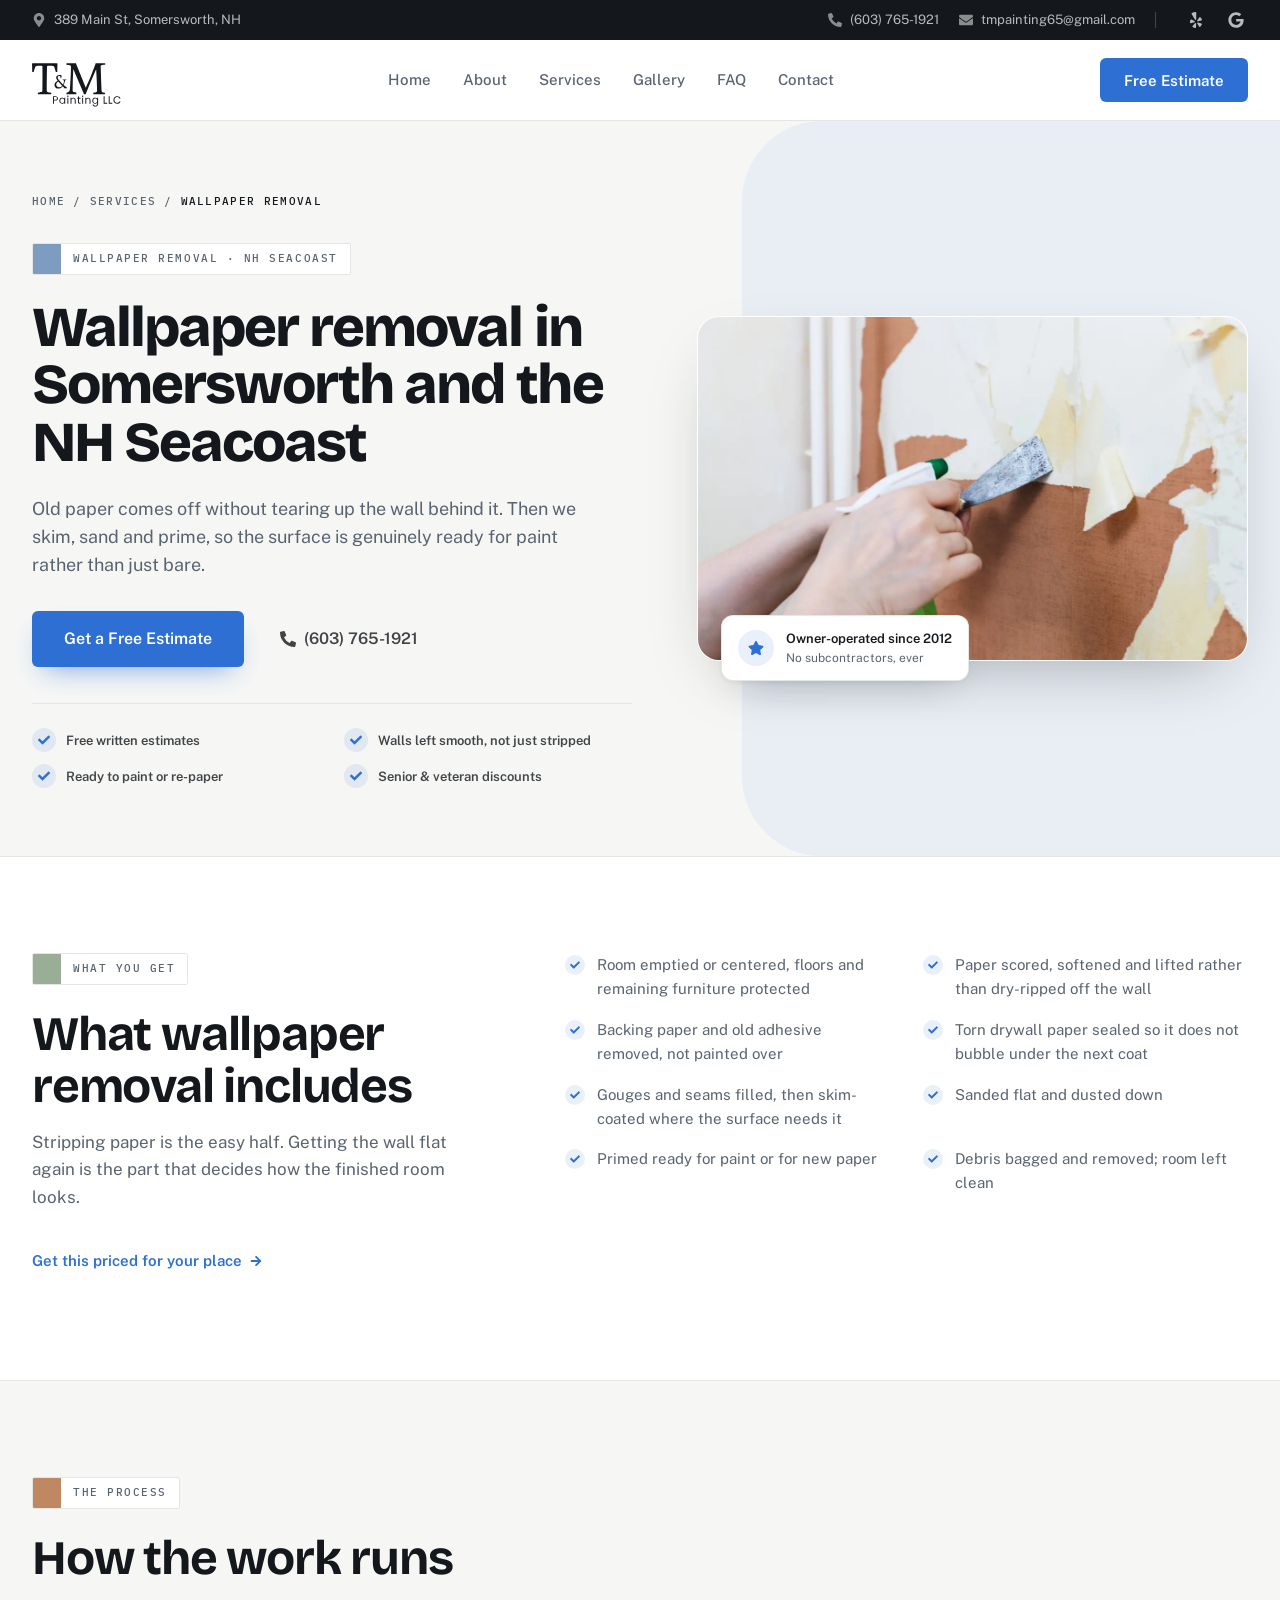
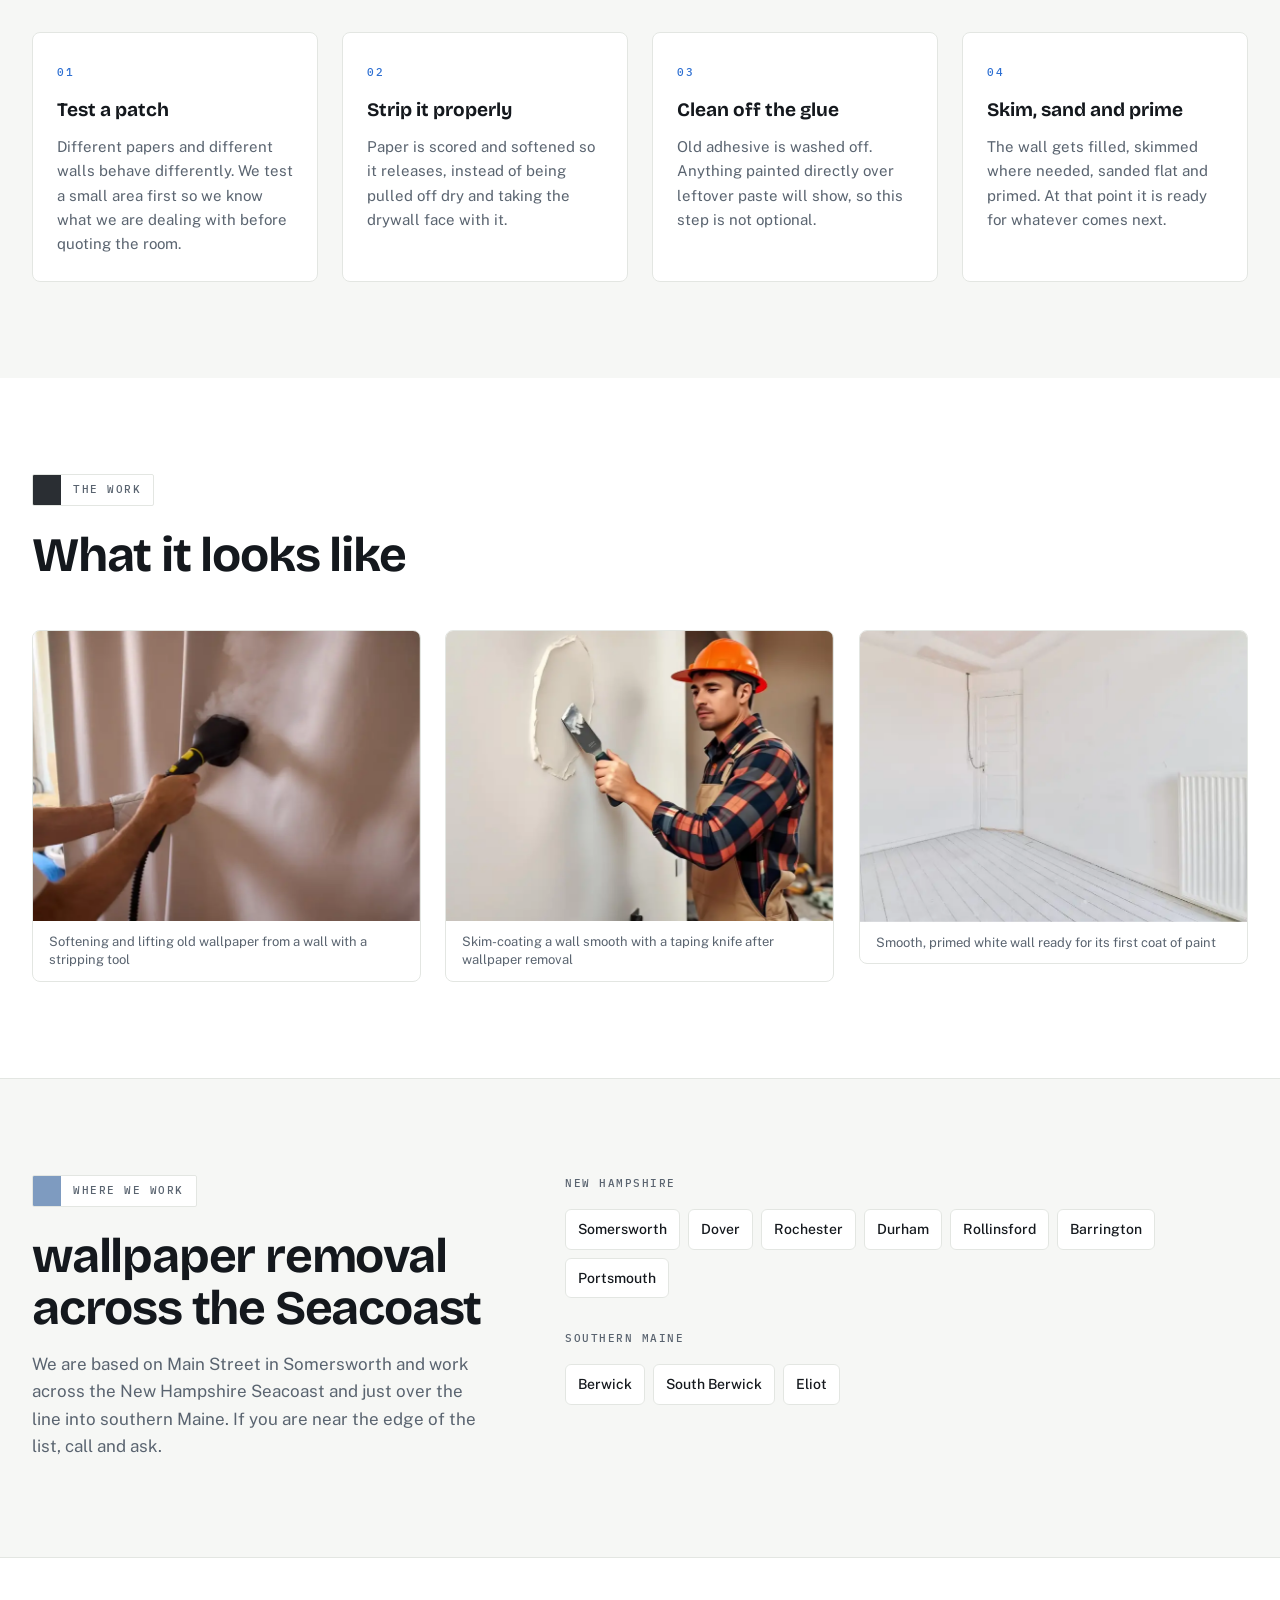
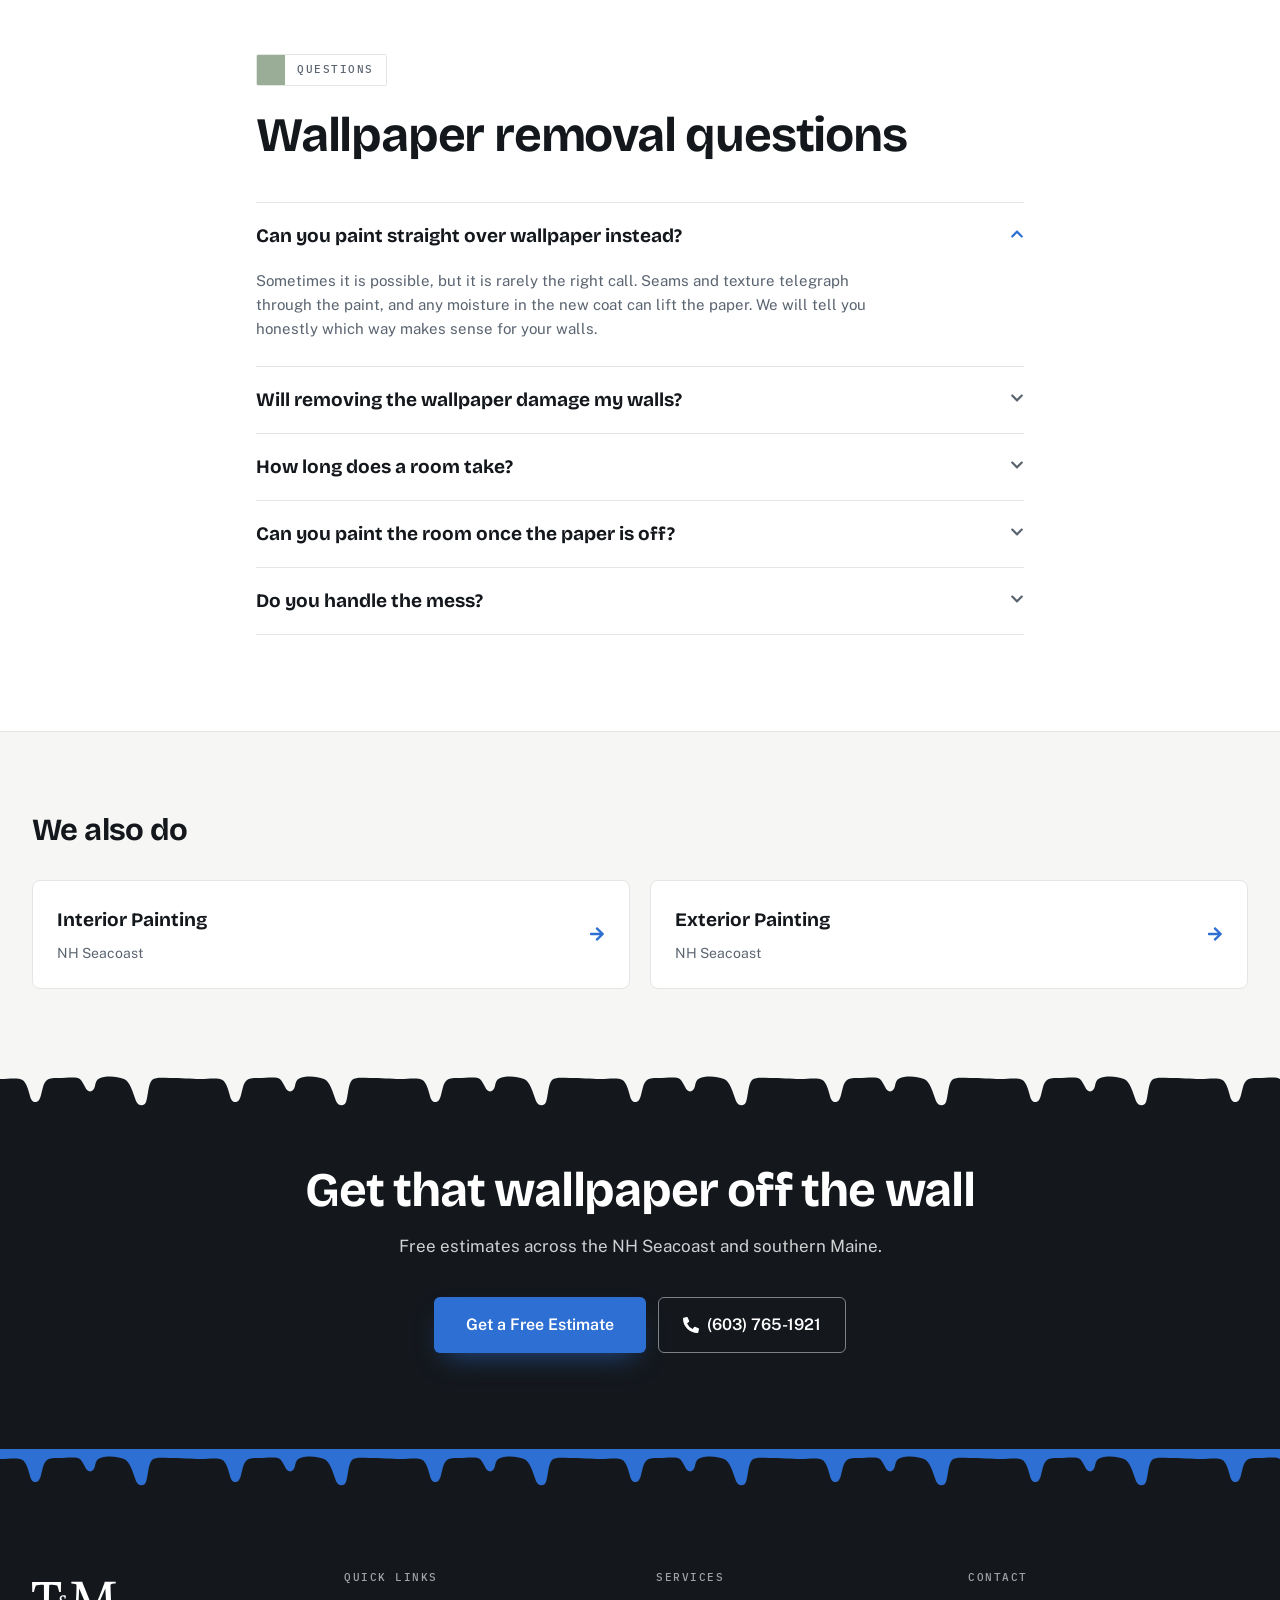
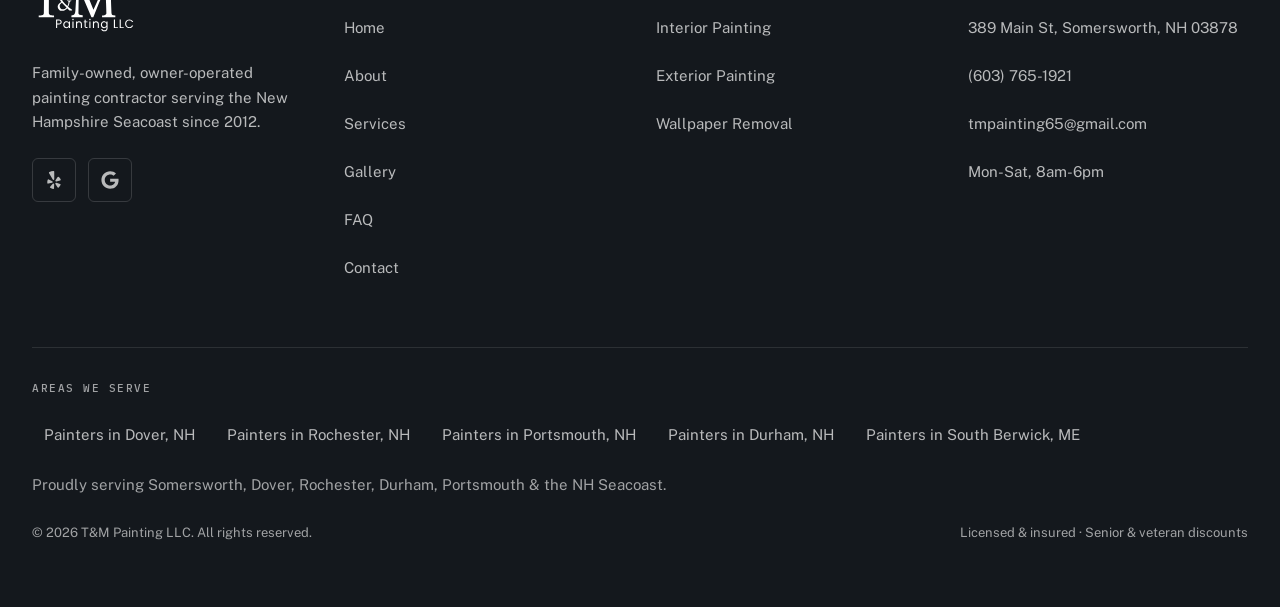
<file: services/wallpaper-removal/index.html>
<!DOCTYPE html><html lang="en-US"><head><meta charSet="utf-8"/><meta http-equiv="x-ua-compatible" content="ie=edge"/><meta name="viewport" content="width=device-width, initial-scale=1, shrink-to-fit=no"/><meta name="generator" content="Gatsby 5.16.1"/><meta name="theme-color" content="#14181D"/><meta name="description" content="Careful wallpaper removal across the NH Seacoast, then skim, sand and prime for a flawless wall. Owner-operated since 2012. Free estimates: (603) 765-1921." data-gatsby-head="true"/><meta name="robots" content="index,follow" data-gatsby-head="true"/><meta name="format-detection" content="telephone=no" data-gatsby-head="true"/><meta property="og:type" content="website" data-gatsby-head="true"/><meta property="og:site_name" content="T&amp;M Painting LLC" data-gatsby-head="true"/><meta property="og:title" content="Wallpaper Removal in Somersworth &amp; Dover, NH | T&amp;M Painting" data-gatsby-head="true"/><meta property="og:description" content="Careful wallpaper removal across the NH Seacoast, then skim, sand and prime for a flawless wall. Owner-operated since 2012. Free estimates: (603) 765-1921." data-gatsby-head="true"/><meta property="og:url" content="https://tandmpaintingllc.com/services/wallpaper-removal/" data-gatsby-head="true"/><meta property="og:locale" content="en_US" data-gatsby-head="true"/><meta property="og:image" content="https://tandmpaintingllc.com/og-wallpaper-removal.jpg" data-gatsby-head="true"/><meta property="og:image:width" content="1200" data-gatsby-head="true"/><meta property="og:image:height" content="630" data-gatsby-head="true"/><meta property="og:image:alt" content="T&amp;M Painting LLC — Interior &amp; exterior painting for the NH Seacoast" data-gatsby-head="true"/><meta name="twitter:card" content="summary_large_image" data-gatsby-head="true"/><meta name="twitter:title" content="Wallpaper Removal in Somersworth &amp; Dover, NH | T&amp;M Painting" data-gatsby-head="true"/><meta name="twitter:description" content="Careful wallpaper removal across the NH Seacoast, then skim, sand and prime for a flawless wall. Owner-operated since 2012. Free estimates: (603) 765-1921." data-gatsby-head="true"/><meta name="twitter:image" content="https://tandmpaintingllc.com/og-wallpaper-removal.jpg" data-gatsby-head="true"/><meta name="twitter:image:alt" content="T&amp;M Painting LLC — Interior &amp; exterior painting for the NH Seacoast" data-gatsby-head="true"/><meta name="geo.region" content="US-NH" data-gatsby-head="true"/><meta name="geo.placename" content="Somersworth" data-gatsby-head="true"/><meta name="geo.position" content="43.2458412;-70.8527675" data-gatsby-head="true"/><style data-href="/styles.bbc696bc079dd11ae11d.css" data-identity="gatsby-global-css">*,:after,:before{--tw-border-spacing-x:0;--tw-border-spacing-y:0;--tw-translate-x:0;--tw-translate-y:0;--tw-rotate:0;--tw-skew-x:0;--tw-skew-y:0;--tw-scale-x:1;--tw-scale-y:1;--tw-pan-x: ;--tw-pan-y: ;--tw-pinch-zoom: ;--tw-scroll-snap-strictness:proximity;--tw-gradient-from-position: ;--tw-gradient-via-position: ;--tw-gradient-to-position: ;--tw-ordinal: ;--tw-slashed-zero: ;--tw-numeric-figure: ;--tw-numeric-spacing: ;--tw-numeric-fraction: ;--tw-ring-inset: ;--tw-ring-offset-width:0px;--tw-ring-offset-color:#fff;--tw-ring-color:rgba(59,130,246,.5);--tw-ring-offset-shadow:0 0 #0000;--tw-ring-shadow:0 0 #0000;--tw-shadow:0 0 #0000;--tw-shadow-colored:0 0 #0000;--tw-blur: ;--tw-brightness: ;--tw-contrast: ;--tw-grayscale: ;--tw-hue-rotate: ;--tw-invert: ;--tw-saturate: ;--tw-sepia: ;--tw-drop-shadow: ;--tw-backdrop-blur: ;--tw-backdrop-brightness: ;--tw-backdrop-contrast: ;--tw-backdrop-grayscale: ;--tw-backdrop-hue-rotate: ;--tw-backdrop-invert: ;--tw-backdrop-opacity: ;--tw-backdrop-saturate: ;--tw-backdrop-sepia: ;--tw-contain-size: ;--tw-contain-layout: ;--tw-contain-paint: ;--tw-contain-style: }::backdrop{--tw-border-spacing-x:0;--tw-border-spacing-y:0;--tw-translate-x:0;--tw-translate-y:0;--tw-rotate:0;--tw-skew-x:0;--tw-skew-y:0;--tw-scale-x:1;--tw-scale-y:1;--tw-pan-x: ;--tw-pan-y: ;--tw-pinch-zoom: ;--tw-scroll-snap-strictness:proximity;--tw-gradient-from-position: ;--tw-gradient-via-position: ;--tw-gradient-to-position: ;--tw-ordinal: ;--tw-slashed-zero: ;--tw-numeric-figure: ;--tw-numeric-spacing: ;--tw-numeric-fraction: ;--tw-ring-inset: ;--tw-ring-offset-width:0px;--tw-ring-offset-color:#fff;--tw-ring-color:rgba(59,130,246,.5);--tw-ring-offset-shadow:0 0 #0000;--tw-ring-shadow:0 0 #0000;--tw-shadow:0 0 #0000;--tw-shadow-colored:0 0 #0000;--tw-blur: ;--tw-brightness: ;--tw-contrast: ;--tw-grayscale: ;--tw-hue-rotate: ;--tw-invert: ;--tw-saturate: ;--tw-sepia: ;--tw-drop-shadow: ;--tw-backdrop-blur: ;--tw-backdrop-brightness: ;--tw-backdrop-contrast: ;--tw-backdrop-grayscale: ;--tw-backdrop-hue-rotate: ;--tw-backdrop-invert: ;--tw-backdrop-opacity: ;--tw-backdrop-saturate: ;--tw-backdrop-sepia: ;--tw-contain-size: ;--tw-contain-layout: ;--tw-contain-paint: ;--tw-contain-style: }/*
! tailwindcss v3.4.19 | MIT License | https://tailwindcss.com
*/*,:after,:before{border:0 solid #e5e7eb;box-sizing:border-box}:after,:before{--tw-content:""}:host,html{-webkit-text-size-adjust:100%;font-feature-settings:normal;-webkit-tap-highlight-color:transparent;font-family:Public Sans,ui-sans-serif,system-ui,sans-serif;font-variation-settings:normal;line-height:1.5;-moz-tab-size:4;-o-tab-size:4;tab-size:4}body{line-height:inherit;margin:0}hr{border-top-width:1px;color:inherit;height:0}abbr:where([title]){-webkit-text-decoration:underline dotted;text-decoration:underline dotted}h1,h2,h3,h4,h5,h6{font-size:inherit;font-weight:inherit}a{color:inherit;text-decoration:inherit}b,strong{font-weight:bolder}code,kbd,pre,samp{font-feature-settings:normal;font-family:IBM Plex Mono,ui-monospace,SFMono-Regular,monospace;font-size:1em;font-variation-settings:normal}small{font-size:80%}sub,sup{font-size:75%;line-height:0;position:relative;vertical-align:baseline}sub{bottom:-.25em}sup{top:-.5em}table{border-collapse:collapse;border-color:inherit;text-indent:0}button,input,optgroup,select,textarea{font-feature-settings:inherit;color:inherit;font-family:inherit;font-size:100%;font-variation-settings:inherit;font-weight:inherit;letter-spacing:inherit;line-height:inherit;margin:0;padding:0}button,select{text-transform:none}button,input:where([type=button]),input:where([type=reset]),input:where([type=submit]){-webkit-appearance:button;background-color:transparent;background-image:none}:-moz-focusring{outline:auto}:-moz-ui-invalid{box-shadow:none}progress{vertical-align:baseline}::-webkit-inner-spin-button,::-webkit-outer-spin-button{height:auto}[type=search]{-webkit-appearance:textfield;outline-offset:-2px}::-webkit-search-decoration{-webkit-appearance:none}::-webkit-file-upload-button{-webkit-appearance:button;font:inherit}summary{display:list-item}blockquote,dd,dl,figure,h1,h2,h3,h4,h5,h6,hr,p,pre{margin:0}fieldset{margin:0}fieldset,legend{padding:0}menu,ol,ul{list-style:none;margin:0;padding:0}dialog{padding:0}textarea{resize:vertical}input::-moz-placeholder,textarea::-moz-placeholder{color:#9ca3af;opacity:1}input::placeholder,textarea::placeholder{color:#9ca3af;opacity:1}[role=button],button{cursor:pointer}:disabled{cursor:default}audio,canvas,embed,iframe,img,object,svg,video{display:block;vertical-align:middle}img,video{height:auto;max-width:100%}[hidden]:where(:not([hidden=until-found])){display:none}@font-face{font-display:swap;font-family:Bricolage Grotesque;font-style:normal;font-weight:700;src:url(/fonts/bricolage-grotesque-latin-700-normal.woff2) format("woff2");unicode-range:u+00??,u+0131,u+0152-0153,u+02bb-02bc,u+02c6,u+02da,u+02dc,u+0304,u+0308,u+0329,u+2000-206f,u+20ac,u+2122,u+2191,u+2193,u+2212,u+2215,u+feff,u+fffd}@font-face{font-display:swap;font-family:Bricolage Grotesque;font-style:normal;font-weight:800;src:url(/fonts/bricolage-grotesque-latin-800-normal.woff2) format("woff2");unicode-range:u+00??,u+0131,u+0152-0153,u+02bb-02bc,u+02c6,u+02da,u+02dc,u+0304,u+0308,u+0329,u+2000-206f,u+20ac,u+2122,u+2191,u+2193,u+2212,u+2215,u+feff,u+fffd}@font-face{font-display:swap;font-family:Public Sans;font-style:normal;font-weight:400;src:url(/fonts/public-sans-latin-400-normal.woff2) format("woff2");unicode-range:u+00??,u+0131,u+0152-0153,u+02bb-02bc,u+02c6,u+02da,u+02dc,u+0304,u+0308,u+0329,u+2000-206f,u+20ac,u+2122,u+2191,u+2193,u+2212,u+2215,u+feff,u+fffd}@font-face{font-display:swap;font-family:Public Sans;font-style:normal;font-weight:500;src:url(/fonts/public-sans-latin-500-normal.woff2) format("woff2");unicode-range:u+00??,u+0131,u+0152-0153,u+02bb-02bc,u+02c6,u+02da,u+02dc,u+0304,u+0308,u+0329,u+2000-206f,u+20ac,u+2122,u+2191,u+2193,u+2212,u+2215,u+feff,u+fffd}@font-face{font-display:swap;font-family:Public Sans;font-style:normal;font-weight:600;src:url(/fonts/public-sans-latin-600-normal.woff2) format("woff2");unicode-range:u+00??,u+0131,u+0152-0153,u+02bb-02bc,u+02c6,u+02da,u+02dc,u+0304,u+0308,u+0329,u+2000-206f,u+20ac,u+2122,u+2191,u+2193,u+2212,u+2215,u+feff,u+fffd}@font-face{font-display:swap;font-family:IBM Plex Mono;font-style:normal;font-weight:500;src:url(/fonts/ibm-plex-mono-latin-500-normal.woff2) format("woff2");unicode-range:u+00??,u+0131,u+0152-0153,u+02bb-02bc,u+02c6,u+02da,u+02dc,u+0304,u+0308,u+0329,u+2000-206f,u+20ac,u+2122,u+2191,u+2193,u+2212,u+2215,u+feff,u+fffd}:root{--topbar-h:0px;--header-h:73px;--chrome-h:calc(var(--topbar-h) + var(--header-h))}@media (min-width:1024px){:root{--topbar-h:40px;--header-h:81px}}html{-webkit-text-size-adjust:100%;scroll-behavior:smooth}body{--tw-bg-opacity:1;--tw-text-opacity:1;-webkit-font-smoothing:antialiased;-moz-osx-font-smoothing:grayscale;background-color:rgb(246 247 245/var(--tw-bg-opacity,1));color:rgb(20 24 29/var(--tw-text-opacity,1));font-family:Public Sans,ui-sans-serif,system-ui,sans-serif;font-size:16px;font-weight:400;line-height:1.625;text-rendering:optimizeLegibility}@media (min-width:768px){body{font-size:17px}}h1,h2,h3{--tw-text-opacity:1;color:rgb(20 24 29/var(--tw-text-opacity,1));font-family:Bricolage Grotesque,ui-sans-serif,system-ui,sans-serif}div[id],section[id]{scroll-margin-top:88px}@media (min-width:1024px){div[id],section[id]{scroll-margin-top:80px}}:focus-visible{border-radius:2px;outline:2px solid #2d6fd2;outline-offset:2px}::-moz-selection{background:#2d6fd2;color:#fff}::selection{background:#2d6fd2;color:#fff}.container{width:100%}@media (min-width:640px){.container{max-width:640px}}@media (min-width:768px){.container{max-width:768px}}@media (min-width:1024px){.container{max-width:1024px}}@media (min-width:1280px){.container{max-width:1280px}}@media (min-width:1536px){.container{max-width:1536px}}.shell{margin-left:auto;margin-right:auto;max-width:1280px;padding-left:1.25rem;padding-right:1.25rem;width:100%}@media (min-width:640px){.shell{padding-left:1.5rem;padding-right:1.5rem}}@media (min-width:1024px){.shell{padding-left:2rem;padding-right:2rem}}.main-offset{padding-top:var(--chrome-h)}.btn,.btn-primary{align-items:center;border-radius:.375rem;display:inline-flex;font-size:15px;font-weight:600;gap:.5rem;justify-content:center;line-height:1;min-height:44px;padding-left:1.5rem;padding-right:1.5rem;transition-duration:.2s;transition-property:color,background-color,border-color,text-decoration-color,fill,stroke;transition-timing-function:cubic-bezier(.4,0,.2,1)}.btn-primary{--tw-bg-opacity:1;--tw-text-opacity:1;background-color:rgb(45 111 210/var(--tw-bg-opacity,1));color:rgb(255 255 255/var(--tw-text-opacity,1))}.btn-primary:hover{--tw-bg-opacity:1;background-color:rgb(31 85 168/var(--tw-bg-opacity,1))}.btn-ghost-light{--tw-text-opacity:1;align-items:center;border-color:hsla(0,0%,100%,.45);border-radius:.375rem;border-width:1px;color:rgb(255 255 255/var(--tw-text-opacity,1));display:inline-flex;font-size:15px;font-weight:600;gap:.5rem;justify-content:center;line-height:1;min-height:44px;padding-left:1.5rem;padding-right:1.5rem;transition-duration:.2s;transition-property:color,background-color,border-color,text-decoration-color,fill,stroke;transition-timing-function:cubic-bezier(.4,0,.2,1)}.btn-ghost-light:hover{--tw-border-opacity:1;background-color:hsla(0,0%,100%,.1);border-color:rgb(255 255 255/var(--tw-border-opacity,1))}.btn-outline-ink{--tw-text-opacity:1;align-items:center;border-color:rgba(20,24,29,.25);border-radius:.375rem;border-width:1px;color:rgb(20 24 29/var(--tw-text-opacity,1));display:inline-flex;font-size:15px;font-weight:600;gap:.5rem;justify-content:center;line-height:1;min-height:44px;padding-left:1.5rem;padding-right:1.5rem;transition-duration:.2s;transition-property:color,background-color,border-color,text-decoration-color,fill,stroke;transition-timing-function:cubic-bezier(.4,0,.2,1)}.btn-outline-ink:hover{--tw-border-opacity:1;background-color:rgba(20,24,29,.04);border-color:rgb(20 24 29/var(--tw-border-opacity,1))}.eyebrow-label{font-family:IBM Plex Mono,ui-monospace,SFMono-Regular,monospace;font-size:11px;font-weight:500;letter-spacing:.14em;text-transform:uppercase}.link-tape{--tw-text-opacity:1;color:rgb(45 111 210/var(--tw-text-opacity,1));text-decoration-line:underline;text-underline-offset:4px;transition-duration:.15s;transition-property:color,background-color,border-color,text-decoration-color,fill,stroke;transition-timing-function:cubic-bezier(.4,0,.2,1)}.link-tape:hover{--tw-text-opacity:1;color:rgb(31 85 168/var(--tw-text-opacity,1))}.sr-only{clip:rect(0,0,0,0);border-width:0;height:1px;margin:-1px;overflow:hidden;padding:0;position:absolute;white-space:nowrap;width:1px}.pointer-events-none{pointer-events:none}.visible{visibility:visible}.invisible{visibility:hidden}.static{position:static}.fixed{position:fixed}.absolute{position:absolute}.relative{position:relative}.sticky{position:sticky}.inset-0{inset:0}.inset-x-0{left:0;right:0}.inset-x-3{left:.75rem;right:.75rem}.inset-x-\[-5\%\]{left:-5%;right:-5%}.inset-y-0{bottom:0;top:0}.-bottom-1{bottom:-.25rem}.-bottom-4{bottom:-1rem}.-bottom-5{bottom:-1.25rem}.-left-2{left:-.5rem}.-left-24{left:-6rem}.-right-20{right:-5rem}.-top-2{top:-.5rem}.-top-20{top:-5rem}.bottom-0{bottom:0}.bottom-1\.5{bottom:.375rem}.bottom-\[-18px\]{bottom:-18px}.left-0{left:0}.left-5{left:1.25rem}.left-6{left:1.5rem}.left-\[-3\%\]{left:-3%}.right-0{right:0}.right-5{right:1.25rem}.top-0{top:0}.top-0\.5{top:.125rem}.top-44{top:11rem}.top-5{top:1.25rem}.top-\[-1\%\]{top:-1%}.top-\[13px\]{top:13px}.top-\[7px\]{top:7px}.isolate{isolation:isolate}.-z-10{z-index:-10}.-z-20{z-index:-20}.z-10{z-index:10}.z-40{z-index:40}.z-50{z-index:50}.z-\[60\]{z-index:60}.z-\[70\]{z-index:70}.-m-2{margin:-.5rem}.mx-auto{margin-left:auto;margin-right:auto}.-mr-2{margin-right:-.5rem}.mb-14{margin-bottom:3.5rem}.mb-2{margin-bottom:.5rem}.mb-5{margin-bottom:1.25rem}.mb-7{margin-bottom:1.75rem}.ml-0\.5{margin-left:.125rem}.mt-0\.5{margin-top:.125rem}.mt-1{margin-top:.25rem}.mt-1\.5{margin-top:.375rem}.mt-10{margin-top:2.5rem}.mt-12{margin-top:3rem}.mt-14{margin-top:3.5rem}.mt-2{margin-top:.5rem}.mt-3{margin-top:.75rem}.mt-4{margin-top:1rem}.mt-5{margin-top:1.25rem}.mt-6{margin-top:1.5rem}.mt-7{margin-top:1.75rem}.mt-8{margin-top:2rem}.mt-9{margin-top:2.25rem}.mt-auto{margin-top:auto}.block{display:block}.inline-block{display:inline-block}.flex{display:flex}.inline-flex{display:inline-flex}.grid{display:grid}.hidden{display:none}.h-0\.5{height:.125rem}.h-1\.5{height:.375rem}.h-10{height:2.5rem}.h-11{height:2.75rem}.h-12{height:3rem}.h-16{height:4rem}.h-2\.5{height:.625rem}.h-3{height:.75rem}.h-3\.5{height:.875rem}.h-4{height:1rem}.h-5{height:1.25rem}.h-6{height:1.5rem}.h-64{height:16rem}.h-9{height:2.25rem}.h-\[100dvh\]{height:100dvh}.h-\[18px\]{height:18px}.h-\[19px\]{height:19px}.h-\[72px\]{height:72px}.h-\[76px\]{height:76px}.h-\[95\%\]{height:95%}.h-full{height:100%}.max-h-0{max-height:0}.max-h-10{max-height:2.5rem}.min-h-\[26px\]{min-height:26px}.min-h-\[44px\]{min-height:44px}.min-h-\[460px\]{min-height:460px}.min-h-\[48px\]{min-height:48px}.min-h-\[54px\]{min-height:54px}.min-h-\[56px\]{min-height:56px}.min-h-\[64px\]{min-height:64px}.min-h-\[68px\]{min-height:68px}.min-h-screen{min-height:100vh}.w-1\/2{width:50%}.w-10{width:2.5rem}.w-11{width:2.75rem}.w-12{width:3rem}.w-16{width:4rem}.w-2\.5{width:.625rem}.w-3{width:.75rem}.w-3\.5{width:.875rem}.w-4{width:1rem}.w-5{width:1.25rem}.w-6{width:1.5rem}.w-64{width:16rem}.w-9{width:2.25rem}.w-\[104\%\]{width:104%}.w-\[106\%\]{width:106%}.w-\[110\%\]{width:110%}.w-\[18px\]{width:18px}.w-\[19px\]{width:19px}.w-\[42\%\]{width:42%}.w-\[min\(88vw\2c 360px\)\]{width:min(88vw,360px)}.w-auto{width:auto}.w-fit{width:-moz-fit-content;width:fit-content}.w-full{width:100%}.w-px{width:1px}.min-w-0{min-width:0}.max-w-2xl{max-width:42rem}.max-w-3xl{max-width:48rem}.max-w-\[16ch\]{max-width:16ch}.max-w-\[500px\]{max-width:500px}.max-w-\[520px\]{max-width:520px}.max-w-\[560px\]{max-width:560px}.max-w-\[570px\]{max-width:570px}.max-w-\[600px\]{max-width:600px}.max-w-\[650px\]{max-width:650px}.max-w-\[720px\]{max-width:720px}.max-w-lg{max-width:32rem}.max-w-md{max-width:28rem}.max-w-xl{max-width:36rem}.max-w-xs{max-width:20rem}.flex-1{flex:1 1 0%}.shrink-0{flex-shrink:0}.origin-left{transform-origin:left}.translate-x-0{--tw-translate-x:0px}.translate-x-0,.translate-x-4{transform:translate(var(--tw-translate-x),var(--tw-translate-y)) rotate(var(--tw-rotate)) skewX(var(--tw-skew-x)) skewY(var(--tw-skew-y)) scaleX(var(--tw-scale-x)) scaleY(var(--tw-scale-y))}.translate-x-4{--tw-translate-x:1rem}.translate-x-full{--tw-translate-x:100%}.translate-x-full,.translate-y-0{transform:translate(var(--tw-translate-x),var(--tw-translate-y)) rotate(var(--tw-rotate)) skewX(var(--tw-skew-x)) skewY(var(--tw-skew-y)) scaleX(var(--tw-scale-x)) scaleY(var(--tw-scale-y))}.translate-y-0{--tw-translate-y:0px}.translate-y-2{--tw-translate-y:0.5rem}.-rotate-2,.translate-y-2{transform:translate(var(--tw-translate-x),var(--tw-translate-y)) rotate(var(--tw-rotate)) skewX(var(--tw-skew-x)) skewY(var(--tw-skew-y)) scaleX(var(--tw-scale-x)) scaleY(var(--tw-scale-y))}.-rotate-2{--tw-rotate:-2deg}.-rotate-45{--tw-rotate:-45deg}.-rotate-45,.-rotate-\[1\.4deg\]{transform:translate(var(--tw-translate-x),var(--tw-translate-y)) rotate(var(--tw-rotate)) skewX(var(--tw-skew-x)) skewY(var(--tw-skew-y)) scaleX(var(--tw-scale-x)) scaleY(var(--tw-scale-y))}.-rotate-\[1\.4deg\]{--tw-rotate:-1.4deg}.rotate-0{--tw-rotate:0deg}.rotate-0,.rotate-180{transform:translate(var(--tw-translate-x),var(--tw-translate-y)) rotate(var(--tw-rotate)) skewX(var(--tw-skew-x)) skewY(var(--tw-skew-y)) scaleX(var(--tw-scale-x)) scaleY(var(--tw-scale-y))}.rotate-180{--tw-rotate:180deg}.rotate-45{--tw-rotate:45deg}.rotate-45,.scale-x-0{transform:translate(var(--tw-translate-x),var(--tw-translate-y)) rotate(var(--tw-rotate)) skewX(var(--tw-skew-x)) skewY(var(--tw-skew-y)) scaleX(var(--tw-scale-x)) scaleY(var(--tw-scale-y))}.scale-x-0{--tw-scale-x:0}.scale-x-100{--tw-scale-x:1;transform:translate(var(--tw-translate-x),var(--tw-translate-y)) rotate(var(--tw-rotate)) skewX(var(--tw-skew-x)) skewY(var(--tw-skew-y)) scaleX(var(--tw-scale-x)) scaleY(var(--tw-scale-y))}.resize-y{resize:vertical}.appearance-none{-webkit-appearance:none;-moz-appearance:none;appearance:none}.break-inside-avoid{-moz-column-break-inside:avoid;break-inside:avoid}.grid-cols-2{grid-template-columns:repeat(2,minmax(0,1fr))}.grid-cols-3{grid-template-columns:repeat(3,minmax(0,1fr))}.grid-rows-\[0fr\]{grid-template-rows:0fr}.grid-rows-\[1fr\]{grid-template-rows:1fr}.flex-col{flex-direction:column}.flex-wrap{flex-wrap:wrap}.items-start{align-items:flex-start}.items-end{align-items:flex-end}.items-center{align-items:center}.items-stretch{align-items:stretch}.justify-center{justify-content:center}.justify-between{justify-content:space-between}.gap-1{gap:.25rem}.gap-1\.5{gap:.375rem}.gap-10{gap:2.5rem}.gap-12{gap:3rem}.gap-14{gap:3.5rem}.gap-2{gap:.5rem}.gap-2\.5{gap:.625rem}.gap-3{gap:.75rem}.gap-4{gap:1rem}.gap-5{gap:1.25rem}.gap-6{gap:1.5rem}.gap-8{gap:2rem}.gap-x-2{-moz-column-gap:.5rem;column-gap:.5rem}.gap-x-6{-moz-column-gap:1.5rem;column-gap:1.5rem}.gap-x-8{-moz-column-gap:2rem;column-gap:2rem}.gap-y-1{row-gap:.25rem}.gap-y-3{row-gap:.75rem}.gap-y-4{row-gap:1rem}.gap-y-5{row-gap:1.25rem}.space-y-1>:not([hidden])~:not([hidden]){--tw-space-y-reverse:0;margin-bottom:calc(.25rem*var(--tw-space-y-reverse));margin-top:calc(.25rem*(1 - var(--tw-space-y-reverse)))}.space-y-5>:not([hidden])~:not([hidden]){--tw-space-y-reverse:0;margin-bottom:calc(1.25rem*var(--tw-space-y-reverse));margin-top:calc(1.25rem*(1 - var(--tw-space-y-reverse)))}.divide-y>:not([hidden])~:not([hidden]){--tw-divide-y-reverse:0;border-bottom-width:calc(1px*var(--tw-divide-y-reverse));border-top-width:calc(1px*(1 - var(--tw-divide-y-reverse)))}.divide-mist>:not([hidden])~:not([hidden]){--tw-divide-opacity:1;border-color:rgb(227 230 226/var(--tw-divide-opacity,1))}.self-start{align-self:flex-start}.overflow-hidden{overflow:hidden}.overflow-visible{overflow:visible}.overflow-y-auto{overflow-y:auto}.whitespace-nowrap{white-space:nowrap}.break-words{overflow-wrap:break-word}.break-all{word-break:break-all}.rounded-2xl{border-radius:1rem}.rounded-\[22px\]{border-radius:22px}.rounded-\[26px\]{border-radius:26px}.rounded-\[28px\]{border-radius:28px}.rounded-full{border-radius:9999px}.rounded-lg{border-radius:.5rem}.rounded-md{border-radius:.375rem}.rounded-sm{border-radius:.125rem}.rounded-xl{border-radius:.75rem}.rounded-l-\[5rem\]{border-bottom-left-radius:5rem;border-top-left-radius:5rem}.border{border-width:1px}.border-2{border-width:2px}.border-\[42px\]{border-width:42px}.border-y{border-top-width:1px}.border-b,.border-y{border-bottom-width:1px}.border-t{border-top-width:1px}.border-ink\/25{border-color:rgba(20,24,29,.25)}.border-mist{--tw-border-opacity:1;border-color:rgb(227 230 226/var(--tw-border-opacity,1))}.border-mist\/70{border-color:hsla(105,7%,89%,.7)}.border-mist\/90{border-color:hsla(105,7%,89%,.9)}.border-red-500{--tw-border-opacity:1;border-color:rgb(239 68 68/var(--tw-border-opacity,1))}.border-tape{--tw-border-opacity:1;border-color:rgb(45 111 210/var(--tw-border-opacity,1))}.border-tape\/15{border-color:rgba(45,111,210,.15)}.border-tape\/\[0\.035\]{border-color:rgba(45,111,210,.035)}.border-white\/10{border-color:hsla(0,0%,100%,.1)}.border-white\/15{border-color:hsla(0,0%,100%,.15)}.border-white\/25{border-color:hsla(0,0%,100%,.25)}.border-white\/30{border-color:hsla(0,0%,100%,.3)}.border-white\/35{border-color:hsla(0,0%,100%,.35)}.border-white\/45{border-color:hsla(0,0%,100%,.45)}.border-white\/80{border-color:hsla(0,0%,100%,.8)}.bg-\[\#4285F4\]\/10{background-color:rgba(66,133,244,.1)}.bg-chip-clay{--tw-bg-opacity:1;background-color:rgb(192 136 98/var(--tw-bg-opacity,1))}.bg-chip-dusty{--tw-bg-opacity:1;background-color:rgb(126 155 192/var(--tw-bg-opacity,1))}.bg-chip-offblack{--tw-bg-opacity:1;background-color:rgb(42 46 51/var(--tw-bg-opacity,1))}.bg-chip-sage{--tw-bg-opacity:1;background-color:rgb(154 173 150/var(--tw-bg-opacity,1))}.bg-current{background-color:currentColor}.bg-ink{--tw-bg-opacity:1;background-color:rgb(20 24 29/var(--tw-bg-opacity,1))}.bg-ink\/20{background-color:rgba(20,24,29,.2)}.bg-ink\/40{background-color:rgba(20,24,29,.4)}.bg-ink\/75{background-color:rgba(20,24,29,.75)}.bg-ink\/80{background-color:rgba(20,24,29,.8)}.bg-primer{--tw-bg-opacity:1;background-color:rgb(246 247 245/var(--tw-bg-opacity,1))}.bg-red-50{--tw-bg-opacity:1;background-color:rgb(254 242 242/var(--tw-bg-opacity,1))}.bg-tape{--tw-bg-opacity:1;background-color:rgb(45 111 210/var(--tw-bg-opacity,1))}.bg-tape\/10{background-color:rgba(45,111,210,.1)}.bg-tape\/20{background-color:rgba(45,111,210,.2)}.bg-tape\/\[0\.055\]{background-color:rgba(45,111,210,.055)}.bg-tape\/\[0\.07\]{background-color:rgba(45,111,210,.07)}.bg-white{--tw-bg-opacity:1;background-color:rgb(255 255 255/var(--tw-bg-opacity,1))}.bg-white\/10{background-color:hsla(0,0%,100%,.1)}.bg-white\/20{background-color:hsla(0,0%,100%,.2)}.bg-white\/95{background-color:hsla(0,0%,100%,.95)}.bg-\[url\(\'data\:image\/svg\+xml\;charset\=utf-8\2c \%3Csvg\%20xmlns\%3D\%22http\%3A\/\/www\.w3\.org\/2000\/svg\%22\%20viewBox\%3D\%220\%200\%2016\%2016\%22\%20fill\%3D\%22\%235A6470\%22\%3E\%3Cpath\%20d\%3D\%22M4\.5\%206\.5L8\%2010l3\.5-3\.5z\%22\/\%3E\%3C\/svg\%3E\'\)\]{background-image:url("data:image/svg+xml;charset=utf-8,%3Csvg xmlns='http://www.w3.org/2000/svg' fill='%235A6470' viewBox='0 0 16 16'%3E%3Cpath d='M4.5 6.5 8 10l3.5-3.5z'/%3E%3C/svg%3E")}.bg-\[length\:20px_20px\]{background-size:20px 20px}.bg-\[right_14px_center\]{background-position:right 14px center}.bg-no-repeat{background-repeat:no-repeat}.p-2{padding:.5rem}.p-6{padding:1.5rem}.p-7{padding:1.75rem}.px-2\.5{padding-left:.625rem;padding-right:.625rem}.px-3{padding-left:.75rem;padding-right:.75rem}.px-3\.5{padding-left:.875rem;padding-right:.875rem}.px-4{padding-left:1rem;padding-right:1rem}.px-5{padding-left:1.25rem;padding-right:1.25rem}.px-6{padding-left:1.5rem;padding-right:1.5rem}.px-7{padding-left:1.75rem;padding-right:1.75rem}.px-8{padding-left:2rem;padding-right:2rem}.py-1{padding-bottom:.25rem;padding-top:.25rem}.py-1\.5{padding-bottom:.375rem;padding-top:.375rem}.py-12{padding-bottom:3rem;padding-top:3rem}.py-14{padding-bottom:3.5rem;padding-top:3.5rem}.py-16{padding-bottom:4rem;padding-top:4rem}.py-2{padding-bottom:.5rem;padding-top:.5rem}.py-20{padding-bottom:5rem;padding-top:5rem}.py-3{padding-bottom:.75rem;padding-top:.75rem}.py-3\.5{padding-bottom:.875rem;padding-top:.875rem}.py-4{padding-bottom:1rem;padding-top:1rem}.py-5{padding-bottom:1.25rem;padding-top:1.25rem}.py-6{padding-bottom:1.5rem;padding-top:1.5rem}.py-7{padding-bottom:1.75rem;padding-top:1.75rem}.py-8{padding-bottom:2rem;padding-top:2rem}.pb-1\.5{padding-bottom:.375rem}.pb-6{padding-bottom:1.5rem}.pb-9{padding-bottom:2.25rem}.pb-\[calc\(0\.5rem\+env\(safe-area-inset-bottom\)\)\]{padding-bottom:calc(.5rem + env(safe-area-inset-bottom))}.pb-\[calc\(5\.5rem\+env\(safe-area-inset-bottom\)\)\]{padding-bottom:calc(5.5rem + env(safe-area-inset-bottom))}.pb-\[max\(20px\2c env\(safe-area-inset-bottom\)\)\]{padding-bottom:max(20px,env(safe-area-inset-bottom))}.pr-1{padding-right:.25rem}.pr-10{padding-right:2.5rem}.pr-11{padding-right:2.75rem}.pt-10{padding-top:2.5rem}.pt-16{padding-top:4rem}.pt-5{padding-top:1.25rem}.pt-6{padding-top:1.5rem}.pt-8{padding-top:2rem}.text-left{text-align:left}.text-center{text-align:center}.align-middle{vertical-align:middle}.font-display{font-family:Bricolage Grotesque,ui-sans-serif,system-ui,sans-serif}.font-mono{font-family:IBM Plex Mono,ui-monospace,SFMono-Regular,monospace}.text-2xl{font-size:1.5rem;line-height:2rem}.text-4xl{font-size:2.25rem;line-height:2.5rem}.text-\[10px\]{font-size:10px}.text-\[11px\]{font-size:11px}.text-\[12px\]{font-size:12px}.text-\[13px\]{font-size:13px}.text-\[14px\]{font-size:14px}.text-\[15px\]{font-size:15px}.text-\[16px\]{font-size:16px}.text-\[17px\]{font-size:17px}.text-\[19px\]{font-size:19px}.text-\[22px\]{font-size:22px}.text-\[88px\]{font-size:88px}.text-\[clamp\(2\.35rem\2c 4\.4vw\2c 3\.6rem\)\]{font-size:clamp(2.35rem,4.4vw,3.6rem)}.text-\[clamp\(2\.5rem\2c 5vw\2c 3\.9rem\)\]{font-size:clamp(2.5rem,5vw,3.9rem)}.text-\[clamp\(3rem\2c 6\.1vw\2c 5\.15rem\)\]{font-size:clamp(3rem,6.1vw,5.15rem)}.text-base{font-size:1rem;line-height:1.5rem}.text-display-lg{font-size:clamp(2rem,4vw,3rem);letter-spacing:-.025em;line-height:1.08}.text-display-md{font-size:clamp(1.5rem,2.4vw,2rem);letter-spacing:-.02em;line-height:1.15}.text-sm{font-size:.875rem;line-height:1.25rem}.text-xl{font-size:1.25rem;line-height:1.75rem}.text-xs{font-size:.75rem;line-height:1rem}.font-bold{font-weight:700}.font-extrabold{font-weight:800}.font-medium{font-weight:500}.font-normal{font-weight:400}.font-semibold{font-weight:600}.uppercase{text-transform:uppercase}.not-italic{font-style:normal}.leading-\[0\.8\]{line-height:.8}.leading-\[0\.95\]{line-height:.95}.leading-\[1\.02\]{line-height:1.02}.leading-\[1\.75\]{line-height:1.75}.leading-\[1\.7\]{line-height:1.7}.leading-none{line-height:1}.leading-relaxed{line-height:1.625}.leading-snug{line-height:1.375}.tracking-\[-0\.01em\]{letter-spacing:-.01em}.tracking-\[-0\.02em\]{letter-spacing:-.02em}.tracking-\[-0\.035em\]{letter-spacing:-.035em}.tracking-\[-0\.03em\]{letter-spacing:-.03em}.tracking-\[-0\.045em\]{letter-spacing:-.045em}.tracking-\[-0\.04em\]{letter-spacing:-.04em}.tracking-\[-0\.07em\]{letter-spacing:-.07em}.tracking-\[0\.12em\]{letter-spacing:.12em}.tracking-\[0\.13em\]{letter-spacing:.13em}.tracking-\[0\.14em\]{letter-spacing:.14em}.tracking-\[0\.16em\]{letter-spacing:.16em}.tracking-\[0\.1em\]{letter-spacing:.1em}.text-\[\#4285F4\]{--tw-text-opacity:1;color:rgb(66 133 244/var(--tw-text-opacity,1))}.text-\[\#E8A33D\]{--tw-text-opacity:1;color:rgb(232 163 61/var(--tw-text-opacity,1))}.text-\[\#F3B34C\]{--tw-text-opacity:1;color:rgb(243 179 76/var(--tw-text-opacity,1))}.text-ink{--tw-text-opacity:1;color:rgb(20 24 29/var(--tw-text-opacity,1))}.text-ink\/70{color:rgba(20,24,29,.7)}.text-ink\/80{color:rgba(20,24,29,.8)}.text-primer{--tw-text-opacity:1;color:rgb(246 247 245/var(--tw-text-opacity,1))}.text-red-600{--tw-text-opacity:1;color:rgb(220 38 38/var(--tw-text-opacity,1))}.text-red-700{--tw-text-opacity:1;color:rgb(185 28 28/var(--tw-text-opacity,1))}.text-steel{--tw-text-opacity:1;color:rgb(90 100 112/var(--tw-text-opacity,1))}.text-tape{--tw-text-opacity:1;color:rgb(45 111 210/var(--tw-text-opacity,1))}.text-white{--tw-text-opacity:1;color:rgb(255 255 255/var(--tw-text-opacity,1))}.text-white\/40{color:hsla(0,0%,100%,.4)}.text-white\/50{color:hsla(0,0%,100%,.5)}.text-white\/55{color:hsla(0,0%,100%,.55)}.text-white\/60{color:hsla(0,0%,100%,.6)}.text-white\/65{color:hsla(0,0%,100%,.65)}.text-white\/70{color:hsla(0,0%,100%,.7)}.text-white\/80{color:hsla(0,0%,100%,.8)}.text-white\/90{color:hsla(0,0%,100%,.9)}.underline{text-decoration-line:underline}.decoration-white\/25{text-decoration-color:hsla(0,0%,100%,.25)}.underline-offset-8{text-underline-offset:8px}.opacity-0{opacity:0}.opacity-100{opacity:1}.opacity-15{opacity:.15}.shadow-\[-12px_0_40px_-12px_rgba\(20\2c 24\2c 29\2c 0\.35\)\]{--tw-shadow:-12px 0 40px -12px rgba(20,24,29,.35);--tw-shadow-colored:-12px 0 40px -12px var(--tw-shadow-color);box-shadow:var(--tw-ring-offset-shadow,0 0 #0000),var(--tw-ring-shadow,0 0 #0000),var(--tw-shadow)}.shadow-\[0_12px_28px_-12px_rgba\(45\2c 111\2c 210\2c 0\.65\)\]{--tw-shadow:0 12px 28px -12px rgba(45,111,210,.65);--tw-shadow-colored:0 12px 28px -12px var(--tw-shadow-color);box-shadow:var(--tw-ring-offset-shadow,0 0 #0000),var(--tw-ring-shadow,0 0 #0000),var(--tw-shadow)}.shadow-\[0_14px_32px_-14px_rgba\(45\2c 111\2c 210\2c 0\.75\)\]{--tw-shadow:0 14px 32px -14px rgba(45,111,210,.75);--tw-shadow-colored:0 14px 32px -14px var(--tw-shadow-color);box-shadow:var(--tw-ring-offset-shadow,0 0 #0000),var(--tw-ring-shadow,0 0 #0000),var(--tw-shadow)}.shadow-\[0_26px_65px_-30px_rgba\(20\2c 24\2c 29\2c 0\.38\)\]{--tw-shadow:0 26px 65px -30px rgba(20,24,29,.38);--tw-shadow-colored:0 26px 65px -30px var(--tw-shadow-color)}.shadow-\[0_26px_65px_-30px_rgba\(20\2c 24\2c 29\2c 0\.38\)\],.shadow-card{box-shadow:var(--tw-ring-offset-shadow,0 0 #0000),var(--tw-ring-shadow,0 0 #0000),var(--tw-shadow)}.shadow-card{--tw-shadow:0 1px 2px rgba(20,24,29,.04),0 8px 24px -12px rgba(20,24,29,.12);--tw-shadow-colored:0 1px 2px var(--tw-shadow-color),0 8px 24px -12px var(--tw-shadow-color)}.shadow-lift{--tw-shadow:0 2px 4px rgba(20,24,29,.05),0 18px 40px -18px rgba(20,24,29,.22);--tw-shadow-colored:0 2px 4px var(--tw-shadow-color),0 18px 40px -18px var(--tw-shadow-color)}.shadow-lift,.shadow-md{box-shadow:var(--tw-ring-offset-shadow,0 0 #0000),var(--tw-ring-shadow,0 0 #0000),var(--tw-shadow)}.shadow-md{--tw-shadow:0 4px 6px -1px rgba(0,0,0,.1),0 2px 4px -2px rgba(0,0,0,.1);--tw-shadow-colored:0 4px 6px -1px var(--tw-shadow-color),0 2px 4px -2px var(--tw-shadow-color)}.shadow-sm{--tw-shadow:0 1px 2px 0 rgba(0,0,0,.05);--tw-shadow-colored:0 1px 2px 0 var(--tw-shadow-color)}.shadow-sm,.shadow-sticky{box-shadow:var(--tw-ring-offset-shadow,0 0 #0000),var(--tw-ring-shadow,0 0 #0000),var(--tw-shadow)}.shadow-sticky{--tw-shadow:0 -4px 16px rgba(0,0,0,.08);--tw-shadow-colored:0 -4px 16px var(--tw-shadow-color)}.outline-none{outline:2px solid transparent;outline-offset:2px}.ring{--tw-ring-offset-shadow:var(--tw-ring-inset) 0 0 0 var(--tw-ring-offset-width) var(--tw-ring-offset-color);--tw-ring-shadow:var(--tw-ring-inset) 0 0 0 calc(3px + var(--tw-ring-offset-width)) var(--tw-ring-color)}.ring,.ring-1{box-shadow:var(--tw-ring-offset-shadow),var(--tw-ring-shadow),var(--tw-shadow,0 0 #0000)}.ring-1{--tw-ring-offset-shadow:var(--tw-ring-inset) 0 0 0 var(--tw-ring-offset-width) var(--tw-ring-offset-color);--tw-ring-shadow:var(--tw-ring-inset) 0 0 0 calc(1px + var(--tw-ring-offset-width)) var(--tw-ring-color)}.ring-white\/15{--tw-ring-color:hsla(0,0%,100%,.15)}.filter{filter:var(--tw-blur) var(--tw-brightness) var(--tw-contrast) var(--tw-grayscale) var(--tw-hue-rotate) var(--tw-invert) var(--tw-saturate) var(--tw-sepia) var(--tw-drop-shadow)}.backdrop-blur{--tw-backdrop-blur:blur(8px)}.backdrop-blur,.backdrop-blur-sm{backdrop-filter:var(--tw-backdrop-blur) var(--tw-backdrop-brightness) var(--tw-backdrop-contrast) var(--tw-backdrop-grayscale) var(--tw-backdrop-hue-rotate) var(--tw-backdrop-invert) var(--tw-backdrop-opacity) var(--tw-backdrop-saturate) var(--tw-backdrop-sepia)}.backdrop-blur-sm{--tw-backdrop-blur:blur(4px)}.transition{transition-duration:.15s;transition-property:color,background-color,border-color,text-decoration-color,fill,stroke,opacity,box-shadow,transform,filter,backdrop-filter;transition-timing-function:cubic-bezier(.4,0,.2,1)}.transition-\[grid-template-rows\2c visibility\]{transition-duration:.15s;transition-property:grid-template-rows,visibility;transition-timing-function:cubic-bezier(.4,0,.2,1)}.transition-\[opacity\2c transform\]{transition-duration:.15s;transition-property:opacity,transform;transition-timing-function:cubic-bezier(.4,0,.2,1)}.transition-all{transition-duration:.15s;transition-property:all;transition-timing-function:cubic-bezier(.4,0,.2,1)}.transition-colors{transition-duration:.15s;transition-property:color,background-color,border-color,text-decoration-color,fill,stroke;transition-timing-function:cubic-bezier(.4,0,.2,1)}.transition-opacity{transition-duration:.15s;transition-property:opacity;transition-timing-function:cubic-bezier(.4,0,.2,1)}.transition-shadow{transition-duration:.15s;transition-property:box-shadow;transition-timing-function:cubic-bezier(.4,0,.2,1)}.transition-transform{transition-duration:.15s;transition-property:transform;transition-timing-function:cubic-bezier(.4,0,.2,1)}.duration-200{transition-duration:.2s}.duration-300{transition-duration:.3s}.duration-500{transition-duration:.5s}.duration-\[250ms\]{transition-duration:.25s}.ease-in-out{transition-timing-function:cubic-bezier(.4,0,.2,1)}.ease-out{transition-timing-function:cubic-bezier(0,0,.2,1)}.ease-physical{transition-timing-function:cubic-bezier(.22,1,.36,1)}.js .reveal{opacity:0;transform:translateY(16px);transition:opacity .4s cubic-bezier(.22,1,.36,1),transform .4s cubic-bezier(.22,1,.36,1);transition-delay:var(--reveal-delay,0ms);will-change:opacity,transform}.js .reveal-in{opacity:1;transform:none}.\[column-count\:1\]{-moz-column-count:1;column-count:1}.yarl__container{background-color:rgba(20,24,29,.95)!important}.yarl__button{color:hsla(0,0%,100%,.85);filter:none}.yarl__button:hover{color:#fff}@media (prefers-reduced-motion:reduce){html{scroll-behavior:auto}*,:after,:before{animation-duration:.01ms!important;animation-iteration-count:1!important;scroll-behavior:auto!important;transition-duration:.01ms!important}.js .reveal{opacity:1;transform:none}}.placeholder\:text-steel\/60::-moz-placeholder{color:rgba(90,100,112,.6)}.placeholder\:text-steel\/60::placeholder{color:rgba(90,100,112,.6)}.after\:absolute:after{content:var(--tw-content);position:absolute}.after\:inset-0:after{content:var(--tw-content);inset:0}.after\:content-\[\'\'\]:after{--tw-content:"";content:var(--tw-content)}.focus-within\:ring-2:focus-within{--tw-ring-offset-shadow:var(--tw-ring-inset) 0 0 0 var(--tw-ring-offset-width) var(--tw-ring-offset-color);--tw-ring-shadow:var(--tw-ring-inset) 0 0 0 calc(2px + var(--tw-ring-offset-width)) var(--tw-ring-color);box-shadow:var(--tw-ring-offset-shadow),var(--tw-ring-shadow),var(--tw-shadow,0 0 #0000)}.focus-within\:ring-tape:focus-within{--tw-ring-opacity:1;--tw-ring-color:rgb(45 111 210/var(--tw-ring-opacity,1))}.focus-within\:ring-offset-2:focus-within{--tw-ring-offset-width:2px}.hover\:-translate-y-0\.5:hover{--tw-translate-y:-0.125rem}.hover\:-translate-y-0\.5:hover,.hover\:-translate-y-1:hover{transform:translate(var(--tw-translate-x),var(--tw-translate-y)) rotate(var(--tw-rotate)) skewX(var(--tw-skew-x)) skewY(var(--tw-skew-y)) scaleX(var(--tw-scale-x)) scaleY(var(--tw-scale-y))}.hover\:-translate-y-1:hover{--tw-translate-y:-0.25rem}.hover\:border-ink:hover{--tw-border-opacity:1;border-color:rgb(20 24 29/var(--tw-border-opacity,1))}.hover\:border-tape:hover{--tw-border-opacity:1;border-color:rgb(45 111 210/var(--tw-border-opacity,1))}.hover\:border-white:hover{--tw-border-opacity:1;border-color:rgb(255 255 255/var(--tw-border-opacity,1))}.hover\:bg-ink\/\[0\.06\]:hover{background-color:rgba(20,24,29,.06)}.hover\:bg-tape-deep:hover{--tw-bg-opacity:1;background-color:rgb(31 85 168/var(--tw-bg-opacity,1))}.hover\:bg-white:hover{--tw-bg-opacity:1;background-color:rgb(255 255 255/var(--tw-bg-opacity,1))}.hover\:bg-white\/10:hover{background-color:hsla(0,0%,100%,.1)}.hover\:bg-white\/5:hover{background-color:hsla(0,0%,100%,.05)}.hover\:text-ink:hover{--tw-text-opacity:1;color:rgb(20 24 29/var(--tw-text-opacity,1))}.hover\:text-tape:hover{--tw-text-opacity:1;color:rgb(45 111 210/var(--tw-text-opacity,1))}.hover\:text-tape-deep:hover{--tw-text-opacity:1;color:rgb(31 85 168/var(--tw-text-opacity,1))}.hover\:text-white:hover{--tw-text-opacity:1;color:rgb(255 255 255/var(--tw-text-opacity,1))}.hover\:shadow-lift:hover{--tw-shadow:0 2px 4px rgba(20,24,29,.05),0 18px 40px -18px rgba(20,24,29,.22);--tw-shadow-colored:0 2px 4px var(--tw-shadow-color),0 18px 40px -18px var(--tw-shadow-color);box-shadow:var(--tw-ring-offset-shadow,0 0 #0000),var(--tw-ring-shadow,0 0 #0000),var(--tw-shadow)}.focus\:not-sr-only:focus{clip:auto;height:auto;margin:0;overflow:visible;padding:0;position:static;white-space:normal;width:auto}.focus\:fixed:focus{position:fixed}.focus\:left-4:focus{left:1rem}.focus\:top-4:focus{top:1rem}.focus\:z-\[80\]:focus{z-index:80}.focus\:rounded-md:focus{border-radius:.375rem}.focus\:border-tape:focus{--tw-border-opacity:1;border-color:rgb(45 111 210/var(--tw-border-opacity,1))}.focus\:bg-tape:focus{--tw-bg-opacity:1;background-color:rgb(45 111 210/var(--tw-bg-opacity,1))}.focus\:px-5:focus{padding-left:1.25rem;padding-right:1.25rem}.focus\:py-3:focus{padding-bottom:.75rem;padding-top:.75rem}.focus\:text-\[15px\]:focus{font-size:15px}.focus\:font-semibold:focus{font-weight:600}.focus\:text-white:focus{--tw-text-opacity:1;color:rgb(255 255 255/var(--tw-text-opacity,1))}.focus\:outline-none:focus{outline:2px solid transparent;outline-offset:2px}.focus\:ring-2:focus{--tw-ring-offset-shadow:var(--tw-ring-inset) 0 0 0 var(--tw-ring-offset-width) var(--tw-ring-offset-color);--tw-ring-shadow:var(--tw-ring-inset) 0 0 0 calc(2px + var(--tw-ring-offset-width)) var(--tw-ring-color);box-shadow:var(--tw-ring-offset-shadow),var(--tw-ring-shadow),var(--tw-shadow,0 0 #0000)}.focus\:ring-tape\/30:focus{--tw-ring-color:rgba(45,111,210,.3)}.disabled\:cursor-not-allowed:disabled{cursor:not-allowed}.disabled\:opacity-70:disabled{opacity:.7}.group:hover .group-hover\:translate-x-1{--tw-translate-x:0.25rem}.group:hover .group-hover\:scale-\[1\.04\],.group:hover .group-hover\:translate-x-1{transform:translate(var(--tw-translate-x),var(--tw-translate-y)) rotate(var(--tw-rotate)) skewX(var(--tw-skew-x)) skewY(var(--tw-skew-y)) scaleX(var(--tw-scale-x)) scaleY(var(--tw-scale-y))}.group:hover .group-hover\:scale-\[1\.04\]{--tw-scale-x:1.04;--tw-scale-y:1.04}.group:hover .group-hover\:scale-x-110{--tw-scale-x:1.1;transform:translate(var(--tw-translate-x),var(--tw-translate-y)) rotate(var(--tw-rotate)) skewX(var(--tw-skew-x)) skewY(var(--tw-skew-y)) scaleX(var(--tw-scale-x)) scaleY(var(--tw-scale-y))}.group:hover .group-hover\:text-tape-deep{--tw-text-opacity:1;color:rgb(31 85 168/var(--tw-text-opacity,1))}.group:hover .group-hover\:opacity-100{opacity:1}.group:focus-visible .group-focus-visible\:opacity-100{opacity:1}@media (min-width:640px){.sm\:col-span-2{grid-column:span 2/span 2}.sm\:mt-0{margin-top:0}.sm\:grid{display:grid}.sm\:w-7{width:1.75rem}.sm\:w-auto{width:auto}.sm\:grid-cols-2{grid-template-columns:repeat(2,minmax(0,1fr))}.sm\:grid-cols-3{grid-template-columns:repeat(3,minmax(0,1fr))}.sm\:grid-cols-\[auto_1fr\]{grid-template-columns:auto 1fr}.sm\:flex-row{flex-direction:row}.sm\:items-start{align-items:flex-start}.sm\:items-center{align-items:center}.sm\:justify-between{justify-content:space-between}.sm\:gap-5{gap:1.25rem}.sm\:gap-8{gap:2rem}.sm\:gap-x-6{-moz-column-gap:1.5rem;column-gap:1.5rem}.sm\:p-7{padding:1.75rem}.sm\:p-8{padding:2rem}.sm\:p-9{padding:2.25rem}.sm\:px-3{padding-left:.75rem;padding-right:.75rem}.sm\:px-9{padding-left:2.25rem;padding-right:2.25rem}.sm\:text-3xl{font-size:1.875rem;line-height:2.25rem}.sm\:text-5xl{font-size:3rem;line-height:1}.sm\:text-\[11px\]{font-size:11px}.sm\:text-\[19px\]{font-size:19px}.sm\:text-\[24px\]{font-size:24px}.sm\:tracking-\[0\.14em\]{letter-spacing:.14em}.sm\:\[column-count\:2\]{-moz-column-count:2;column-count:2}}@media (min-width:768px){.md\:grid-cols-2{grid-template-columns:repeat(2,minmax(0,1fr))}.md\:grid-cols-3{grid-template-columns:repeat(3,minmax(0,1fr))}.md\:grid-cols-4{grid-template-columns:repeat(4,minmax(0,1fr))}.md\:gap-7{gap:1.75rem}.md\:gap-x-8{-moz-column-gap:2rem;column-gap:2rem}.md\:px-12{padding-left:3rem;padding-right:3rem}.md\:py-14{padding-bottom:3.5rem;padding-top:3.5rem}.md\:py-16{padding-bottom:4rem;padding-top:4rem}.md\:py-20{padding-bottom:5rem;padding-top:5rem}.md\:py-24{padding-bottom:6rem;padding-top:6rem}.md\:py-28{padding-bottom:7rem;padding-top:7rem}.md\:py-8{padding-bottom:2rem;padding-top:2rem}.md\:pb-16{padding-bottom:4rem}.md\:pt-20{padding-top:5rem}.md\:text-\[15px\]{font-size:15px}.md\:text-lg{font-size:1.125rem;line-height:1.75rem}}@media (min-width:1024px){.lg\:sticky{position:sticky}.lg\:-bottom-7{bottom:-1.75rem}.lg\:-left-8{left:-2rem}.lg\:top-28{top:7rem}.lg\:col-span-5{grid-column:span 5/span 5}.lg\:col-span-7{grid-column:span 7/span 7}.lg\:mt-0{margin-top:0}.lg\:block{display:block}.lg\:flex{display:flex}.lg\:inline-flex{display:inline-flex}.lg\:hidden{display:none}.lg\:h-14{height:3.5rem}.lg\:h-16{height:4rem}.lg\:h-20{height:5rem}.lg\:min-h-\[680px\]{min-height:680px}.lg\:max-w-\[540px\]{max-width:540px}.lg\:max-w-\[560px\]{max-width:560px}.lg\:max-w-none{max-width:none}.lg\:shrink-0{flex-shrink:0}.lg\:grid-cols-12{grid-template-columns:repeat(12,minmax(0,1fr))}.lg\:grid-cols-2{grid-template-columns:repeat(2,minmax(0,1fr))}.lg\:grid-cols-4{grid-template-columns:repeat(4,minmax(0,1fr))}.lg\:grid-cols-\[1\.1fr_0\.9fr\]{grid-template-columns:1.1fr .9fr}.lg\:grid-cols-\[360px_minmax\(0\2c 1fr\)\]{grid-template-columns:360px minmax(0,1fr)}.lg\:grid-cols-\[minmax\(0\2c 1\.05fr\)_minmax\(400px\2c 0\.95fr\)\]{grid-template-columns:minmax(0,1.05fr) minmax(400px,.95fr)}.lg\:grid-cols-\[minmax\(0\2c 1\.08fr\)_minmax\(420px\2c 0\.92fr\)\]{grid-template-columns:minmax(0,1.08fr) minmax(420px,.92fr)}.lg\:grid-cols-\[minmax\(0\2c 1fr\)_minmax\(360px\2c 0\.62fr\)\]{grid-template-columns:minmax(0,1fr) minmax(360px,.62fr)}.lg\:items-center{align-items:center}.lg\:justify-end{justify-content:flex-end}.lg\:justify-between{justify-content:space-between}.lg\:gap-10{gap:2.5rem}.lg\:gap-14{gap:3.5rem}.lg\:gap-16{gap:4rem}.lg\:gap-8{gap:2rem}.lg\:justify-self-end{justify-self:end}.lg\:px-12{padding-left:3rem;padding-right:3rem}.lg\:py-10{padding-bottom:2.5rem;padding-top:2.5rem}.lg\:py-\[4\.25rem\]{padding-bottom:4.25rem;padding-top:4.25rem}.lg\:py-\[4\.5rem\]{padding-bottom:4.5rem;padding-top:4.5rem}.lg\:pb-7{padding-bottom:1.75rem}.lg\:pr-6{padding-right:1.5rem}.lg\:\[column-count\:3\]{-moz-column-count:3;column-count:3}}.yarl__fullsize{height:100%;width:100%}.yarl__relative{position:relative}.yarl__portal{bottom:0;left:0;opacity:0;overflow:hidden;pointer-events:auto;position:fixed;right:0;top:0;transition:opacity var(--yarl__fade_animation_duration,.25s) var(--yarl__fade_animation_timing_function,ease);z-index:var(--yarl__portal_zindex,9999)}.yarl__portal_open{opacity:1}.yarl__container{background-color:var(--yarl__container_background_color,var(--yarl__color_backdrop,#000));bottom:0;left:0;outline:none;overflow:hidden;overscroll-behavior:var(--yarl__controller_overscroll_behavior,contain);position:absolute;right:0;top:0;touch-action:var(--yarl__controller_touch_action,none);-webkit-user-select:none;-moz-user-select:none;user-select:none}.yarl__carousel{align-content:center;align-items:stretch;display:flex;flex:0 0 auto;height:100%;justify-content:center;opacity:var(--yarl__pull_opacity,1);transform:translate(var(--yarl__swipe_offset,0),var(--yarl__pull_offset,0));width:calc(100% + (var(--yarl__carousel_slides_count) - 1)*(100% + var(--yarl__carousel_spacing_px, 0)*1px + var(--yarl__carousel_spacing_percent, 0)*1%))}.yarl__carousel_with_slides{-moz-column-gap:calc(var(--yarl__carousel_spacing_px, 0)*1px + 100/(var(--yarl__carousel_slides_count)*100 + (var(--yarl__carousel_slides_count) - 1)*var(--yarl__carousel_spacing_percent, 0))*var(--yarl__carousel_spacing_percent, 0)*1%);column-gap:calc(var(--yarl__carousel_spacing_px, 0)*1px + 100/(var(--yarl__carousel_slides_count)*100 + (var(--yarl__carousel_slides_count) - 1)*var(--yarl__carousel_spacing_percent, 0))*var(--yarl__carousel_spacing_percent, 0)*1%)}.yarl__flex_center{align-content:center;align-items:center;display:flex;justify-content:center}.yarl__slide{flex:1;overflow:hidden;padding:calc(var(--yarl__carousel_padding_px, 0)*1px + 100/(var(--yarl__carousel_slides_count)*100 + (var(--yarl__carousel_slides_count) - 1)*var(--yarl__carousel_spacing_percent, 0))*var(--yarl__carousel_padding_percent, 0)*1%);position:relative}[dir=rtl] .yarl__slide{--yarl__direction:-1}.yarl__slide_image{-webkit-touch-callout:none;max-height:100%;max-width:100%;-o-object-fit:contain;object-fit:contain;touch-action:var(--yarl__controller_touch_action,none);-webkit-user-select:none;-moz-user-select:none;user-select:none}.yarl__slide_image_cover{height:100%;-o-object-fit:cover;object-fit:cover;width:100%}.yarl__slide_image_loading{opacity:0}@media screen and (min-width:800px){.yarl__slide_wrapper:not(.yarl__slide_wrapper_interactive) .yarl__slide_image{-webkit-backface-visibility:hidden;-webkit-transform:translateZ(0);-webkit-transform-style:preserve-3d}}.yarl__slide_placeholder{left:50%;line-height:0;position:absolute;top:50%;transform:translateX(-50%) translateY(-50%)}.yarl__slide_loading{animation:yarl__delayed_fadein 1s linear;color:var(--yarl__slide_icon_loading_color,var(--yarl__color_button,hsla(0,0%,100%,.8)))}.yarl__slide_loading line{animation:yarl__stroke_opacity 1s linear infinite}.yarl__slide_loading line:first-of-type{animation-delay:-1.875s}.yarl__slide_loading line:nth-of-type(2){animation-delay:-1.75s}.yarl__slide_loading line:nth-of-type(3){animation-delay:-1.625s}.yarl__slide_loading line:nth-of-type(4){animation-delay:-1.5s}.yarl__slide_loading line:nth-of-type(5){animation-delay:-1.375s}.yarl__slide_loading line:nth-of-type(6){animation-delay:-1.25s}.yarl__slide_loading line:nth-of-type(7){animation-delay:-1.125s}.yarl__slide_loading line:nth-of-type(8){animation-delay:-1s}.yarl__slide_error{color:var(--yarl__slide_icon_error_color,red);height:var(--yarl__slide_icon_error_size,48px);width:var(--yarl__slide_icon_error_size,48px)}@media (prefers-reduced-motion){.yarl__portal,.yarl__slide{transition:unset}.yarl__slide_loading,.yarl__slide_loading line{animation:unset}}.yarl__toolbar{bottom:auto;display:flex;justify-content:flex-end;left:auto;padding:var(--yarl__toolbar_padding,8px);position:absolute;right:0;top:0}[dir=rtl] .yarl__toolbar{bottom:auto;left:0;right:auto;top:0}.yarl__icon{height:var(--yarl__icon_size,32px);width:var(--yarl__icon_size,32px)}.yarl__button{-webkit-tap-highlight-color:transparent;-webkit-appearance:none;-moz-appearance:none;appearance:none;background-color:var(--yarl__button_background_color,transparent);border:var(--yarl__button_border,0);color:var(--yarl__color_button,hsla(0,0%,100%,.8));cursor:pointer;filter:var(--yarl__button_filter,drop-shadow(2px 2px 2px rgba(0,0,0,.8)));line-height:0;margin:var(--yarl__button_margin,0);outline:none;padding:var(--yarl__button_padding,8px)}.yarl__button:focus{color:var(--yarl__color_button_active,#fff)}.yarl__button:focus:not(:focus-visible){color:var(--yarl__color_button,hsla(0,0%,100%,.8))}.yarl__button:focus-visible{color:var(--yarl__color_button_active,#fff)}@media (hover:hover){.yarl__button:focus-visible:hover,.yarl__button:focus:hover,.yarl__button:hover{color:var(--yarl__color_button_active,#fff)}}.yarl__button:disabled{color:var(--yarl__color_button_disabled,hsla(0,0%,100%,.4));cursor:default}.yarl__navigation_next,.yarl__navigation_prev{padding:var(--yarl__navigation_button_padding,24px 16px);position:absolute;top:50%;transform:translateY(-50%)}.yarl__navigation_prev{left:0}[dir=rtl] .yarl__navigation_prev{left:unset;right:0;transform:translateY(-50%) rotate(180deg)}.yarl__navigation_next{right:0}[dir=rtl] .yarl__navigation_next{left:0;right:unset;transform:translateY(-50%) rotate(180deg)}.yarl__no_scroll{height:100%;overflow:hidden;overscroll-behavior:none}@keyframes yarl__delayed_fadein{0%{opacity:0}80%{opacity:0}to{opacity:1}}@keyframes yarl__stroke_opacity{0%{stroke-opacity:1}to{stroke-opacity:.125}}</style><style>.gatsby-image-wrapper{position:relative;overflow:hidden}.gatsby-image-wrapper picture.object-fit-polyfill{position:static!important}.gatsby-image-wrapper img{bottom:0;height:100%;left:0;margin:0;max-width:none;padding:0;position:absolute;right:0;top:0;width:100%;object-fit:cover}.gatsby-image-wrapper [data-main-image]{opacity:0;transform:translateZ(0);transition:opacity .25s linear;will-change:opacity}.gatsby-image-wrapper-constrained{display:inline-block;vertical-align:top}</style><noscript><style>.gatsby-image-wrapper noscript [data-main-image]{opacity:1!important}.gatsby-image-wrapper [data-placeholder-image]{opacity:0!important}</style></noscript><script type="module">const e="undefined"!=typeof HTMLImageElement&&"loading"in HTMLImageElement.prototype;e&&document.body.addEventListener("load",(function(e){const t=e.target;if(void 0===t.dataset.mainImage)return;if(void 0===t.dataset.gatsbyImageSsr)return;let a=null,n=t;for(;null===a&&n;)void 0!==n.parentNode.dataset.gatsbyImageWrapper&&(a=n.parentNode),n=n.parentNode;const o=a.querySelector("[data-placeholder-image]"),r=new Image;r.src=t.currentSrc,r.decode().catch((()=>{})).then((()=>{t.style.opacity=1,o&&(o.style.opacity=0,o.style.transition="opacity 500ms linear")}))}),!0);</script><link rel="sitemap" type="application/xml" href="/sitemap-index.xml"/><link rel="icon" href="/favicon-32x32.png" type="image/png"/><link rel="manifest" href="/manifest.webmanifest" crossorigin="anonymous"/><link rel="apple-touch-icon" sizes="48x48" href="/icons/icon-48x48.png"/><link rel="apple-touch-icon" sizes="72x72" href="/icons/icon-72x72.png"/><link rel="apple-touch-icon" sizes="96x96" href="/icons/icon-96x96.png"/><link rel="apple-touch-icon" sizes="144x144" href="/icons/icon-144x144.png"/><link rel="apple-touch-icon" sizes="192x192" href="/icons/icon-192x192.png"/><link rel="apple-touch-icon" sizes="256x256" href="/icons/icon-256x256.png"/><link rel="apple-touch-icon" sizes="384x384" href="/icons/icon-384x384.png"/><link rel="apple-touch-icon" sizes="512x512" href="/icons/icon-512x512.png"/><script>document.documentElement.classList.add("js")</script><title data-gatsby-head="true">Wallpaper Removal in Somersworth &amp; Dover, NH | T&amp;M Painting</title><link rel="canonical" href="https://tandmpaintingllc.com/services/wallpaper-removal/" data-gatsby-head="true"/><link rel="preload" as="font" type="font/woff2" href="/fonts/public-sans-latin-400-normal.woff2" crossorigin="anonymous" data-gatsby-head="true"/><link rel="preload" as="font" type="font/woff2" href="/fonts/bricolage-grotesque-latin-800-normal.woff2" crossorigin="anonymous" data-gatsby-head="true"/><script type="application/ld+json" data-gatsby-head="true">{"@context":"https://schema.org","@type":"Service","@id":"https://tandmpaintingllc.com/services/wallpaper-removal/#service","name":"Wallpaper Removal","description":"Careful wallpaper removal across the NH Seacoast, then skim, sand and prime for a flawless wall. Owner-operated since 2012. Free estimates: (603) 765-1921.","url":"https://tandmpaintingllc.com/services/wallpaper-removal/","image":"https://tandmpaintingllc.com/og-wallpaper-removal.jpg","serviceType":"Wallpaper Removal","category":"Painting contractor","provider":{"@id":"https://tandmpaintingllc.com/#business"},"areaServed":[{"@type":"City","name":"Somersworth","containedInPlace":{"@type":"State","name":"New Hampshire"}},{"@type":"City","name":"Dover","containedInPlace":{"@type":"State","name":"New Hampshire"}},{"@type":"City","name":"Rochester","containedInPlace":{"@type":"State","name":"New Hampshire"}},{"@type":"City","name":"Durham","containedInPlace":{"@type":"State","name":"New Hampshire"}},{"@type":"City","name":"Rollinsford","containedInPlace":{"@type":"State","name":"New Hampshire"}},{"@type":"City","name":"Barrington","containedInPlace":{"@type":"State","name":"New Hampshire"}},{"@type":"City","name":"Portsmouth","containedInPlace":{"@type":"State","name":"New Hampshire"}},{"@type":"City","name":"Berwick","containedInPlace":{"@type":"State","name":"Maine"}},{"@type":"City","name":"South Berwick","containedInPlace":{"@type":"State","name":"Maine"}},{"@type":"City","name":"Eliot","containedInPlace":{"@type":"State","name":"Maine"}}],"availableChannel":{"@type":"ServiceChannel","serviceUrl":"https://tandmpaintingllc.com/#contact","servicePhone":"+16037651921"}}</script><script type="application/ld+json" data-gatsby-head="true">{"@context":"https://schema.org","@type":"BreadcrumbList","itemListElement":[{"@type":"ListItem","position":1,"name":"Home","item":"https://tandmpaintingllc.com/"},{"@type":"ListItem","position":2,"name":"Services","item":"https://tandmpaintingllc.com/#services"},{"@type":"ListItem","position":3,"name":"Wallpaper Removal","item":"https://tandmpaintingllc.com/services/wallpaper-removal/"}]}</script><script type="application/ld+json" data-gatsby-head="true">{"@context":"https://schema.org","@type":"FAQPage","@id":"https://tandmpaintingllc.com/services/wallpaper-removal/#faq","mainEntity":[{"@type":"Question","name":"Can you paint straight over wallpaper instead?","acceptedAnswer":{"@type":"Answer","text":"Sometimes it is possible, but it is rarely the right call. Seams and texture telegraph through the paint, and any moisture in the new coat can lift the paper. We will tell you honestly which way makes sense for your walls."}},{"@type":"Question","name":"Will removing the wallpaper damage my walls?","acceptedAnswer":{"@type":"Answer","text":"It should not. Paper is scored and softened so it releases cleanly, and where the drywall face does get torn we seal, fill and skim it before priming. That repair work is part of the job, not an extra."}},{"@type":"Question","name":"How long does a room take?","acceptedAnswer":{"@type":"Answer","text":"It depends entirely on the paper and what is underneath. A single layer on a sound wall comes off quickly; several layers, or paper hung directly onto unprimed drywall, take considerably longer. We test a patch before quoting so the price reflects your actual walls."}},{"@type":"Question","name":"Can you paint the room once the paper is off?","acceptedAnswer":{"@type":"Answer","text":"Yes, and most people do both together. Because we have already skimmed, sanded and primed, the painting stage goes onto a properly prepared surface."}},{"@type":"Question","name":"Do you handle the mess?","acceptedAnswer":{"@type":"Answer","text":"Yes. Floors are covered, debris is bagged as we go, and the room is cleaned down at the end. Wallpaper removal is a wet, messy job and containing it is part of doing it properly."}}]}</script></head><body><div id="___gatsby"><div style="outline:none" tabindex="-1" id="gatsby-focus-wrapper"><a href="#main" class="sr-only focus:not-sr-only focus:fixed focus:left-4 focus:top-4 focus:z-[80] focus:rounded-md focus:bg-tape focus:px-5 focus:py-3 focus:text-[15px] focus:font-semibold focus:text-white">Skip to content</a><header class="fixed inset-x-0 top-0 z-50"><div aria-hidden="false" class="hidden overflow-hidden bg-ink transition-all duration-300 ease-in-out lg:block max-h-10 opacity-100"><div class="shell flex h-10 items-center justify-between text-[13px] text-white/70"><p class="flex items-center gap-2"><svg stroke="currentColor" fill="currentColor" stroke-width="0" viewBox="0 0 384 512" aria-hidden="true" class="h-3.5 w-3.5 text-white/50" height="1em" width="1em" xmlns="http://www.w3.org/2000/svg"><path d="M172.268 501.67C26.97 291.031 0 269.413 0 192 0 85.961 85.961 0 192 0s192 85.961 192 192c0 77.413-26.97 99.031-172.268 309.67-9.535 13.774-29.93 13.773-39.464 0zM192 272c44.183 0 80-35.817 80-80s-35.817-80-80-80-80 35.817-80 80 35.817 80 80 80z"></path></svg><span>389 Main St, Somersworth, NH</span></p><div class="flex items-center gap-5"><a href="tel:+16037651921" class="flex h-10 items-center gap-2 transition-colors hover:text-tape" tabindex="0"><svg stroke="currentColor" fill="currentColor" stroke-width="0" viewBox="0 0 512 512" aria-hidden="true" class="h-3.5 w-3.5 text-white/50" height="1em" width="1em" xmlns="http://www.w3.org/2000/svg"><path d="M497.39 361.8l-112-48a24 24 0 0 0-28 6.9l-49.6 60.6A370.66 370.66 0 0 1 130.6 204.11l60.6-49.6a23.94 23.94 0 0 0 6.9-28l-48-112A24.16 24.16 0 0 0 122.6.61l-104 24A24 24 0 0 0 0 48c0 256.5 207.9 464 464 464a24 24 0 0 0 23.4-18.6l24-104a24.29 24.29 0 0 0-14.01-27.6z"></path></svg><span>(603) 765-1921</span></a><a href="mailto:tmpainting65@gmail.com" class="flex h-10 items-center gap-2 transition-colors hover:text-tape" tabindex="0"><svg stroke="currentColor" fill="currentColor" stroke-width="0" viewBox="0 0 512 512" aria-hidden="true" class="h-3.5 w-3.5 text-white/50" height="1em" width="1em" xmlns="http://www.w3.org/2000/svg"><path d="M502.3 190.8c3.9-3.1 9.7-.2 9.7 4.7V400c0 26.5-21.5 48-48 48H48c-26.5 0-48-21.5-48-48V195.6c0-5 5.7-7.8 9.7-4.7 22.4 17.4 52.1 39.5 154.1 113.6 21.1 15.4 56.7 47.8 92.2 47.6 35.7.3 72-32.8 92.3-47.6 102-74.1 131.6-96.3 154-113.7zM256 320c23.2.4 56.6-29.2 73.4-41.4 132.7-96.3 142.8-104.7 173.4-128.7 5.8-4.5 9.2-11.5 9.2-18.9v-19c0-26.5-21.5-48-48-48H48C21.5 64 0 85.5 0 112v19c0 7.4 3.4 14.3 9.2 18.9 30.6 23.9 40.7 32.4 173.4 128.7 16.8 12.2 50.2 41.8 73.4 41.4z"></path></svg><span>tmpainting65@gmail.com</span></a><span aria-hidden="true" class="h-4 w-px bg-white/20"></span><div class="-mr-2 flex items-center"><a href="https://www.yelp.com/biz/t-and-m-painting-somersworth-2" target="_blank" rel="noopener noreferrer" aria-label="T&amp;M Painting on Yelp (opens in a new tab)" class="flex h-10 w-10 items-center justify-center transition-colors hover:text-tape" tabindex="0"><svg stroke="currentColor" fill="currentColor" stroke-width="0" viewBox="0 0 384 512" aria-hidden="true" class="h-4 w-4" height="1em" width="1em" xmlns="http://www.w3.org/2000/svg"><path d="M42.9 240.32l99.62 48.61c19.2 9.4 16.2 37.51-4.5 42.71L30.5 358.45a22.79 22.79 0 0 1-28.21-19.6 197.16 197.16 0 0 1 9-85.32 22.8 22.8 0 0 1 31.61-13.21zm44 239.25a199.45 199.45 0 0 0 79.42 32.11A22.78 22.78 0 0 0 192.94 490l3.9-110.82c.7-21.3-25.5-31.91-39.81-16.1l-74.21 82.4a22.82 22.82 0 0 0 4.09 34.09zm145.34-109.92l58.81 94a22.93 22.93 0 0 0 34 5.5 198.36 198.36 0 0 0 52.71-67.61A23 23 0 0 0 364.17 370l-105.42-34.26c-20.31-6.5-37.81 15.8-26.51 33.91zm148.33-132.23a197.44 197.44 0 0 0-50.41-69.31 22.85 22.85 0 0 0-34 4.4l-62 91.92c-11.9 17.7 4.7 40.61 25.2 34.71L366 268.63a23 23 0 0 0 14.61-31.21zM62.11 30.18a22.86 22.86 0 0 0-9.9 32l104.12 180.44c11.7 20.2 42.61 11.9 42.61-11.4V22.88a22.67 22.67 0 0 0-24.5-22.8 320.37 320.37 0 0 0-112.33 30.1z"></path></svg></a><a href="https://www.google.com/maps/search/?api=1&amp;query=T%26M+Painting+389+Main+St+Somersworth+NH" target="_blank" rel="noopener noreferrer" aria-label="T&amp;M Painting on Google Maps (opens in a new tab)" class="flex h-10 w-10 items-center justify-center transition-colors hover:text-tape" tabindex="0"><svg stroke="currentColor" fill="currentColor" stroke-width="0" viewBox="0 0 488 512" aria-hidden="true" class="h-4 w-4" height="1em" width="1em" xmlns="http://www.w3.org/2000/svg"><path d="M488 261.8C488 403.3 391.1 504 248 504 110.8 504 0 393.2 0 256S110.8 8 248 8c66.8 0 123 24.5 166.3 64.9l-67.5 64.9C258.5 52.6 94.3 116.6 94.3 256c0 86.5 69.1 156.6 153.7 156.6 98.2 0 135-70.4 140.8-106.9H248v-85.3h236.1c2.3 12.7 3.9 24.9 3.9 41.4z"></path></svg></a></div></div></div></div><div class="border-b bg-white/95 backdrop-blur transition-shadow duration-300 ease-in-out border-mist"><div class="shell flex items-center justify-between transition-all duration-300 ease-in-out h-[72px] lg:h-20"><a href="/" aria-label="T&amp;M Painting LLC — back to top" class="-m-2 flex min-h-[44px] items-center rounded-sm p-2"><span class="inline-flex items-center "><svg viewBox="0 0 459 288" fill="currentColor" role="presentation" focusable="false" class="w-auto transition-all duration-300 ease-in-out text-ink h-11 lg:h-14"><path d="M0 60.5L2.4 58.1H128.7L131.1 60.5C130.4 72.7 130 86.9 130 103H122.5C118.8 89.5 116.3 81.6 115.2 79.3C114.6 77.6 113.9 76 113.2 74.5C112.2 73.5 110.9 72.9 109.3 72.6C101.9 71.2 95.6 70.4 90.6 70.4C85.5 70.4 81.2 70.8 77.6 71.5C76.5 98.7 75.9 141.3 75.9 199.4C75.9 202 77.2 204.1 79.8 205.7C82.5 207.1 85.3 208 88 208.5C90.7 208.9 94.5 209.3 99.2 209.7V217.3H30.2V209.7C41.7 208.7 48.7 206.9 51.3 204.4C52.6 203.1 53.3 201.4 53.3 199.4C53.7 171.5 53.9 145.4 53.9 121.1C53.9 96.7 53.8 80.1 53.5 71.5C49.9 70.8 45.6 70.4 40.5 70.4C35.5 70.4 29.3 71.2 21.8 72.6C20.2 72.9 18.9 73.5 17.9 74.5C17.2 76 16.5 77.6 16 79.3C14.8 81.6 12.4 89.5 8.6 103H1.1C1.1 86.9 0.7 72.7 0 60.5Z"></path><path d="M177.1 65.8V57.9H226.3L228.2 63.7L276.5 183.6C294.1 145.5 310.4 105.5 325.5 63.7L327.4 57.9H376.6V65.8C364.5 66.3 357.2 67.6 354.8 69.7C353.8 70.7 353.3 71.7 353.3 72.7C353.3 73.7 354.7 113.5 357.4 192L357.6 198C358 202.5 359.3 205.4 361.5 206.6C363.8 207.8 368.3 208.6 375.1 209V217H315.3V209C319.7 208.7 323 208.4 325.3 207.9C327.7 207.5 329.9 206.6 331.7 205.1C333.7 203.7 334.7 201.7 334.7 199.1C334.3 171.4 332.7 134.4 330 88.3C310 132.1 292 175 275.9 217H267.5L212.3 87.4C210.1 124.5 209 161.7 209 199.1C209 204.3 215.4 207.4 228.2 208.6V217H177.3V209.2C183.8 208.5 188.2 206.6 190.7 203.6C193.1 200.5 194.6 195.4 195.2 188.5C198.1 144.3 199.8 109.9 200.2 85.5L200.4 73.4C200.4 70.6 198.5 68.9 194.6 68C190.8 67 185 66.3 177.1 65.8Z"></path><path d="M122 183.3C117.7 179.3 115.6 174.6 115.6 169.2C115.6 163.9 117.6 159.5 121.5 156C124.5 153.3 128.1 150.7 132.1 148.3C126.9 142 124.3 136.4 124.3 131.6C124.3 128.2 125.8 125.2 128.9 122.4C132.1 119.7 135.9 118.3 140.4 118.3C145 118.3 148.1 118.7 149.9 119.6C151.7 120.4 152.6 121.6 152.6 123.2C152.6 126.2 151.5 130 149.3 134.6L146.2 133.9C146.5 132.1 146.7 130.9 146.7 130.2C146.7 125.8 144.3 123.6 139.5 123.6C137.5 123.6 135.7 124.3 134.2 125.6C132.8 126.8 132.1 128.6 132.1 130.8C132.1 134.2 134.5 139.1 139.5 145.7C144.5 152.3 151.2 159.4 159.5 166.9C162.7 160.9 164.3 155.3 164.3 149.8C164.3 147.7 163.8 146.3 162.9 145.6C161.9 144.8 160.2 144.3 157.7 144.1V141.2C159.9 141.4 163.1 141.5 167.2 141.5C171.5 141.5 174.7 141.4 177 141.2V144.1C172.3 144.4 169.7 146.5 169.1 150.5C168.8 152.2 168.1 154.9 167 158.6C166 162.3 164.5 166 162.5 169.7C168 174.4 173.9 179.1 180.4 183.8V186.7C175.5 186.7 171.5 186.8 168.5 187.1L158.2 176.3C156 179.1 153.4 181.6 150.4 183.6L147.6 185.6C146 186.7 144.5 187.4 143 187.8C141.6 188.2 139.1 188.3 135.5 188.3C132 188.3 129.5 188.1 127.9 187.5C126.4 187.1 124.4 185.7 122 183.3ZM124.5 167C124.5 170.9 125.9 174.3 128.8 177.2C131.8 180 135.2 181.5 139.2 181.5C145.2 181.5 150.6 178.7 155.3 173.2L134.7 151.4C127.9 155.7 124.5 160.9 124.5 167Z"></path><path d="M133.6 238.8C133.6 241.9 132.5 244.6 130.3 246.7C128.2 248.7 124.9 249.8 120.5 249.8H113.2V265.6H108.3V227.7H120.5C124.8 227.7 128 228.7 130.2 230.8C132.5 232.9 133.6 235.5 133.6 238.8ZM120.5 245.7C123.2 245.7 125.3 245.1 126.6 243.9C127.9 242.7 128.5 241 128.5 238.8C128.5 234.1 125.9 231.8 120.5 231.8H113.2V245.7H120.5ZM140.6 250.6C140.6 247.5 141.2 244.9 142.5 242.6C143.7 240.3 145.4 238.5 147.5 237.2C149.7 235.9 152.1 235.3 154.8 235.3C157.4 235.3 159.6 235.9 161.6 237C163.5 238.1 164.9 239.5 165.9 241.2V235.8H170.9V265.6H165.9V260.1C164.9 261.8 163.4 263.2 161.5 264.4C159.5 265.5 157.3 266.1 154.7 266.1C152.1 266.1 149.7 265.4 147.5 264.1C145.4 262.8 143.7 261 142.5 258.6C141.2 256.3 140.6 253.6 140.6 250.6ZM165.9 250.6C165.9 248.4 165.4 246.4 164.5 244.8C163.6 243.1 162.4 241.8 160.8 241C159.3 240.1 157.6 239.6 155.7 239.6C153.9 239.6 152.2 240 150.7 240.9C149.2 241.8 147.9 243 147 244.7C146.1 246.4 145.7 248.3 145.7 250.6C145.7 252.9 146.1 254.9 147 256.6C147.9 258.2 149.2 259.5 150.7 260.4C152.2 261.3 153.9 261.7 155.7 261.7C157.6 261.7 159.3 261.3 160.8 260.4C162.4 259.5 163.6 258.2 164.5 256.6C165.4 254.9 165.9 252.9 165.9 250.6ZM184.5 230.9C183.6 230.9 182.8 230.6 182.1 230C181.5 229.3 181.1 228.5 181.1 227.6C181.1 226.6 181.5 225.8 182.1 225.2C182.8 224.5 183.6 224.2 184.5 224.2C185.4 224.2 186.2 224.5 186.8 225.2C187.4 225.8 187.8 226.6 187.8 227.6C187.8 228.5 187.4 229.3 186.8 230C186.2 230.6 185.4 230.9 184.5 230.9ZM186.9 235.8V265.6H181.9V235.8H186.9ZM212.6 235.2C216.2 235.2 219.1 236.4 221.4 238.6C223.6 240.7 224.8 243.9 224.8 248V265.6H219.9V248.7C219.9 245.8 219.1 243.5 217.6 241.9C216.1 240.3 214.1 239.5 211.5 239.5C208.9 239.5 206.8 240.4 205.3 242C203.8 243.6 203 246 203 249.1V265.6H198.1V235.8H203V240C204 238.5 205.3 237.3 207 236.5C208.7 235.7 210.5 235.2 212.6 235.2ZM241.6 239.9V257.4C241.6 258.9 241.9 259.9 242.5 260.5C243.1 261.1 244.2 261.4 245.7 261.4H249.4V265.6H244.9C242.2 265.6 240.1 265 238.7 263.7C237.3 262.4 236.7 260.3 236.7 257.4V239.9H232.8V235.8H236.7V228.3H241.6V235.8H249.4V239.9H241.6ZM260.7 230.9C259.7 230.9 258.9 230.6 258.3 230C257.6 229.3 257.3 228.5 257.3 227.6C257.3 226.6 257.6 225.8 258.3 225.2C258.9 224.5 259.7 224.2 260.7 224.2C261.6 224.2 262.3 224.5 262.9 225.2C263.6 225.8 263.9 226.6 263.9 227.6C263.9 228.5 263.6 229.3 262.9 230C262.3 230.6 261.6 230.9 260.7 230.9ZM263 235.8V265.6H258.1V235.8H263ZM288.7 235.2C292.4 235.2 295.3 236.4 297.5 238.6C299.8 240.7 300.9 243.9 300.9 248V265.6H296V248.7C296 245.8 295.3 243.5 293.8 241.9C292.3 240.3 290.3 239.5 287.7 239.5C285.1 239.5 283 240.4 281.4 242C279.9 243.6 279.2 246 279.2 249.1V265.6H274.2V235.8H279.2V240C280.1 238.5 281.5 237.3 283.1 236.5C284.8 235.7 286.7 235.2 288.7 235.2ZM324 235.3C326.6 235.3 328.8 235.9 330.8 237C332.7 238.1 334.2 239.5 335.1 241.2V235.8H340.1V266.2C340.1 269 339.5 271.4 338.4 273.5C337.2 275.6 335.5 277.3 333.4 278.5C331.2 279.7 328.7 280.3 325.9 280.3C321.9 280.3 318.7 279.4 316.1 277.5C313.5 275.7 311.9 273.1 311.4 269.9H316.3C316.9 271.8 318 273.2 319.7 274.3C321.4 275.4 323.5 276 325.9 276C328.6 276 330.8 275.1 332.5 273.4C334.2 271.7 335.1 269.3 335.1 266.2V260C334.1 261.7 332.7 263.2 330.8 264.3C328.8 265.5 326.6 266.1 324 266.1C321.4 266.1 318.9 265.4 316.8 264.1C314.6 262.8 312.9 261 311.7 258.6C310.5 256.3 309.9 253.6 309.9 250.6C309.9 247.5 310.5 244.9 311.7 242.6C312.9 240.3 314.6 238.5 316.8 237.2C318.9 235.9 321.4 235.3 324 235.3ZM335.1 250.6C335.1 248.4 334.7 246.4 333.7 244.8C332.8 243.1 331.6 241.8 330 241C328.5 240.1 326.8 239.6 325 239.6C323.1 239.6 321.5 240 319.9 240.9C318.4 241.8 317.2 243 316.3 244.7C315.4 246.4 314.9 248.3 314.9 250.6C314.9 252.9 315.4 254.9 316.3 256.6C317.2 258.2 318.4 259.5 319.9 260.4C321.5 261.3 323.1 261.7 325 261.7C326.8 261.7 328.5 261.3 330 260.4C331.6 259.5 332.8 258.2 333.7 256.6C334.7 254.9 335.1 252.9 335.1 250.6ZM373.4 261.6H386.6V265.6H368.4V227.7H373.4V261.6ZM399.6 261.6H412.8V265.6H394.6V227.7H399.6V261.6ZM419 246.6C419 242.9 419.8 239.6 421.5 236.7C423.1 233.7 425.4 231.4 428.3 229.7C431.2 228 434.4 227.2 437.9 227.2C442 227.2 445.6 228.2 448.7 230.2C451.8 232.2 454 235 455.5 238.7H449.5C448.5 236.4 447 234.6 445 233.4C443 232.2 440.6 231.5 437.9 231.5C435.2 231.5 432.9 232.2 430.8 233.4C428.7 234.6 427 236.4 425.8 238.7C424.6 240.9 424 243.6 424 246.6C424 249.6 424.6 252.3 425.8 254.6C427 256.8 428.7 258.5 430.8 259.8C432.9 261 435.2 261.6 437.9 261.6C440.6 261.6 443 261 445 259.8C447 258.6 448.5 256.8 449.5 254.6H455.5C454 258.2 451.8 261 448.7 263C445.6 264.9 442 265.9 437.9 265.9C434.4 265.9 431.2 265.1 428.3 263.5C425.4 261.8 423.1 259.5 421.5 256.6C419.8 253.6 419 250.3 419 246.6Z"></path></svg></span></a><nav aria-label="Primary" class="hidden lg:block"><ul class="flex items-center gap-1"><li><a href="/#top" class="relative flex h-11 items-center px-3.5 text-[15px] font-medium transition-colors text-steel hover:text-ink">Home<span aria-hidden="true" class="absolute inset-x-3 bottom-1.5 h-0.5 origin-left bg-tape transition-transform duration-300 ease-physical scale-x-0"></span></a></li><li><a href="/#about" class="relative flex h-11 items-center px-3.5 text-[15px] font-medium transition-colors text-steel hover:text-ink">About<span aria-hidden="true" class="absolute inset-x-3 bottom-1.5 h-0.5 origin-left bg-tape transition-transform duration-300 ease-physical scale-x-0"></span></a></li><li><a href="/#services" class="relative flex h-11 items-center px-3.5 text-[15px] font-medium transition-colors text-steel hover:text-ink">Services<span aria-hidden="true" class="absolute inset-x-3 bottom-1.5 h-0.5 origin-left bg-tape transition-transform duration-300 ease-physical scale-x-0"></span></a></li><li><a href="/#gallery" class="relative flex h-11 items-center px-3.5 text-[15px] font-medium transition-colors text-steel hover:text-ink">Gallery<span aria-hidden="true" class="absolute inset-x-3 bottom-1.5 h-0.5 origin-left bg-tape transition-transform duration-300 ease-physical scale-x-0"></span></a></li><li><a href="/#faq" class="relative flex h-11 items-center px-3.5 text-[15px] font-medium transition-colors text-steel hover:text-ink">FAQ<span aria-hidden="true" class="absolute inset-x-3 bottom-1.5 h-0.5 origin-left bg-tape transition-transform duration-300 ease-physical scale-x-0"></span></a></li><li><a href="/#contact" class="relative flex h-11 items-center px-3.5 text-[15px] font-medium transition-colors text-steel hover:text-ink">Contact<span aria-hidden="true" class="absolute inset-x-3 bottom-1.5 h-0.5 origin-left bg-tape transition-transform duration-300 ease-physical scale-x-0"></span></a></li></ul></nav><a href="/#contact" class="btn-primary hidden lg:inline-flex">Free Estimate</a><div class="flex items-center gap-1 lg:hidden"><a href="tel:+16037651921" aria-label="Call T&amp;M Painting at (603) 765-1921" class="flex h-11 w-11 items-center justify-center rounded-md text-ink transition-colors hover:bg-ink/[0.06]"><svg stroke="currentColor" fill="currentColor" stroke-width="0" viewBox="0 0 512 512" aria-hidden="true" class="h-[18px] w-[18px]" height="1em" width="1em" xmlns="http://www.w3.org/2000/svg"><path d="M497.39 361.8l-112-48a24 24 0 0 0-28 6.9l-49.6 60.6A370.66 370.66 0 0 1 130.6 204.11l60.6-49.6a23.94 23.94 0 0 0 6.9-28l-48-112A24.16 24.16 0 0 0 122.6.61l-104 24A24 24 0 0 0 0 48c0 256.5 207.9 464 464 464a24 24 0 0 0 23.4-18.6l24-104a24.29 24.29 0 0 0-14.01-27.6z"></path></svg></a><button type="button" aria-expanded="false" aria-controls="mobile-drawer" aria-label="Open menu" class="relative flex h-11 w-11 items-center justify-center rounded-md transition-colors hover:bg-ink/[0.06]"><span aria-hidden="true" class="relative block h-4 w-6"><span class="absolute left-0 block h-0.5 w-6 rounded-full bg-ink transition-transform duration-[250ms] ease-in-out top-0.5"></span><span class="absolute left-0 block h-0.5 w-6 rounded-full bg-ink transition-transform duration-[250ms] ease-in-out top-[13px]"></span></span></button></div></div></div></header><div class="lg:hidden"><div aria-hidden="true" class="fixed inset-0 z-[60] bg-ink/40 transition-opacity duration-300 ease-out pointer-events-none opacity-0"></div><div id="mobile-drawer" role="dialog" aria-modal="true" aria-label="Site menu" aria-hidden="true" class="fixed inset-y-0 right-0 z-[70] flex h-[100dvh] w-[min(88vw,360px)] flex-col bg-white shadow-[-12px_0_40px_-12px_rgba(20,24,29,0.35)] transition-transform duration-300 ease-out pointer-events-none translate-x-full"><div class="flex h-[72px] shrink-0 items-center justify-between border-b border-mist px-5"><span class="inline-flex items-center "><svg viewBox="0 0 459 288" fill="currentColor" role="presentation" focusable="false" class="w-auto transition-all duration-300 ease-in-out text-ink h-10"><path d="M0 60.5L2.4 58.1H128.7L131.1 60.5C130.4 72.7 130 86.9 130 103H122.5C118.8 89.5 116.3 81.6 115.2 79.3C114.6 77.6 113.9 76 113.2 74.5C112.2 73.5 110.9 72.9 109.3 72.6C101.9 71.2 95.6 70.4 90.6 70.4C85.5 70.4 81.2 70.8 77.6 71.5C76.5 98.7 75.9 141.3 75.9 199.4C75.9 202 77.2 204.1 79.8 205.7C82.5 207.1 85.3 208 88 208.5C90.7 208.9 94.5 209.3 99.2 209.7V217.3H30.2V209.7C41.7 208.7 48.7 206.9 51.3 204.4C52.6 203.1 53.3 201.4 53.3 199.4C53.7 171.5 53.9 145.4 53.9 121.1C53.9 96.7 53.8 80.1 53.5 71.5C49.9 70.8 45.6 70.4 40.5 70.4C35.5 70.4 29.3 71.2 21.8 72.6C20.2 72.9 18.9 73.5 17.9 74.5C17.2 76 16.5 77.6 16 79.3C14.8 81.6 12.4 89.5 8.6 103H1.1C1.1 86.9 0.7 72.7 0 60.5Z"></path><path d="M177.1 65.8V57.9H226.3L228.2 63.7L276.5 183.6C294.1 145.5 310.4 105.5 325.5 63.7L327.4 57.9H376.6V65.8C364.5 66.3 357.2 67.6 354.8 69.7C353.8 70.7 353.3 71.7 353.3 72.7C353.3 73.7 354.7 113.5 357.4 192L357.6 198C358 202.5 359.3 205.4 361.5 206.6C363.8 207.8 368.3 208.6 375.1 209V217H315.3V209C319.7 208.7 323 208.4 325.3 207.9C327.7 207.5 329.9 206.6 331.7 205.1C333.7 203.7 334.7 201.7 334.7 199.1C334.3 171.4 332.7 134.4 330 88.3C310 132.1 292 175 275.9 217H267.5L212.3 87.4C210.1 124.5 209 161.7 209 199.1C209 204.3 215.4 207.4 228.2 208.6V217H177.3V209.2C183.8 208.5 188.2 206.6 190.7 203.6C193.1 200.5 194.6 195.4 195.2 188.5C198.1 144.3 199.8 109.9 200.2 85.5L200.4 73.4C200.4 70.6 198.5 68.9 194.6 68C190.8 67 185 66.3 177.1 65.8Z"></path><path d="M122 183.3C117.7 179.3 115.6 174.6 115.6 169.2C115.6 163.9 117.6 159.5 121.5 156C124.5 153.3 128.1 150.7 132.1 148.3C126.9 142 124.3 136.4 124.3 131.6C124.3 128.2 125.8 125.2 128.9 122.4C132.1 119.7 135.9 118.3 140.4 118.3C145 118.3 148.1 118.7 149.9 119.6C151.7 120.4 152.6 121.6 152.6 123.2C152.6 126.2 151.5 130 149.3 134.6L146.2 133.9C146.5 132.1 146.7 130.9 146.7 130.2C146.7 125.8 144.3 123.6 139.5 123.6C137.5 123.6 135.7 124.3 134.2 125.6C132.8 126.8 132.1 128.6 132.1 130.8C132.1 134.2 134.5 139.1 139.5 145.7C144.5 152.3 151.2 159.4 159.5 166.9C162.7 160.9 164.3 155.3 164.3 149.8C164.3 147.7 163.8 146.3 162.9 145.6C161.9 144.8 160.2 144.3 157.7 144.1V141.2C159.9 141.4 163.1 141.5 167.2 141.5C171.5 141.5 174.7 141.4 177 141.2V144.1C172.3 144.4 169.7 146.5 169.1 150.5C168.8 152.2 168.1 154.9 167 158.6C166 162.3 164.5 166 162.5 169.7C168 174.4 173.9 179.1 180.4 183.8V186.7C175.5 186.7 171.5 186.8 168.5 187.1L158.2 176.3C156 179.1 153.4 181.6 150.4 183.6L147.6 185.6C146 186.7 144.5 187.4 143 187.8C141.6 188.2 139.1 188.3 135.5 188.3C132 188.3 129.5 188.1 127.9 187.5C126.4 187.1 124.4 185.7 122 183.3ZM124.5 167C124.5 170.9 125.9 174.3 128.8 177.2C131.8 180 135.2 181.5 139.2 181.5C145.2 181.5 150.6 178.7 155.3 173.2L134.7 151.4C127.9 155.7 124.5 160.9 124.5 167Z"></path><path d="M133.6 238.8C133.6 241.9 132.5 244.6 130.3 246.7C128.2 248.7 124.9 249.8 120.5 249.8H113.2V265.6H108.3V227.7H120.5C124.8 227.7 128 228.7 130.2 230.8C132.5 232.9 133.6 235.5 133.6 238.8ZM120.5 245.7C123.2 245.7 125.3 245.1 126.6 243.9C127.9 242.7 128.5 241 128.5 238.8C128.5 234.1 125.9 231.8 120.5 231.8H113.2V245.7H120.5ZM140.6 250.6C140.6 247.5 141.2 244.9 142.5 242.6C143.7 240.3 145.4 238.5 147.5 237.2C149.7 235.9 152.1 235.3 154.8 235.3C157.4 235.3 159.6 235.9 161.6 237C163.5 238.1 164.9 239.5 165.9 241.2V235.8H170.9V265.6H165.9V260.1C164.9 261.8 163.4 263.2 161.5 264.4C159.5 265.5 157.3 266.1 154.7 266.1C152.1 266.1 149.7 265.4 147.5 264.1C145.4 262.8 143.7 261 142.5 258.6C141.2 256.3 140.6 253.6 140.6 250.6ZM165.9 250.6C165.9 248.4 165.4 246.4 164.5 244.8C163.6 243.1 162.4 241.8 160.8 241C159.3 240.1 157.6 239.6 155.7 239.6C153.9 239.6 152.2 240 150.7 240.9C149.2 241.8 147.9 243 147 244.7C146.1 246.4 145.7 248.3 145.7 250.6C145.7 252.9 146.1 254.9 147 256.6C147.9 258.2 149.2 259.5 150.7 260.4C152.2 261.3 153.9 261.7 155.7 261.7C157.6 261.7 159.3 261.3 160.8 260.4C162.4 259.5 163.6 258.2 164.5 256.6C165.4 254.9 165.9 252.9 165.9 250.6ZM184.5 230.9C183.6 230.9 182.8 230.6 182.1 230C181.5 229.3 181.1 228.5 181.1 227.6C181.1 226.6 181.5 225.8 182.1 225.2C182.8 224.5 183.6 224.2 184.5 224.2C185.4 224.2 186.2 224.5 186.8 225.2C187.4 225.8 187.8 226.6 187.8 227.6C187.8 228.5 187.4 229.3 186.8 230C186.2 230.6 185.4 230.9 184.5 230.9ZM186.9 235.8V265.6H181.9V235.8H186.9ZM212.6 235.2C216.2 235.2 219.1 236.4 221.4 238.6C223.6 240.7 224.8 243.9 224.8 248V265.6H219.9V248.7C219.9 245.8 219.1 243.5 217.6 241.9C216.1 240.3 214.1 239.5 211.5 239.5C208.9 239.5 206.8 240.4 205.3 242C203.8 243.6 203 246 203 249.1V265.6H198.1V235.8H203V240C204 238.5 205.3 237.3 207 236.5C208.7 235.7 210.5 235.2 212.6 235.2ZM241.6 239.9V257.4C241.6 258.9 241.9 259.9 242.5 260.5C243.1 261.1 244.2 261.4 245.7 261.4H249.4V265.6H244.9C242.2 265.6 240.1 265 238.7 263.7C237.3 262.4 236.7 260.3 236.7 257.4V239.9H232.8V235.8H236.7V228.3H241.6V235.8H249.4V239.9H241.6ZM260.7 230.9C259.7 230.9 258.9 230.6 258.3 230C257.6 229.3 257.3 228.5 257.3 227.6C257.3 226.6 257.6 225.8 258.3 225.2C258.9 224.5 259.7 224.2 260.7 224.2C261.6 224.2 262.3 224.5 262.9 225.2C263.6 225.8 263.9 226.6 263.9 227.6C263.9 228.5 263.6 229.3 262.9 230C262.3 230.6 261.6 230.9 260.7 230.9ZM263 235.8V265.6H258.1V235.8H263ZM288.7 235.2C292.4 235.2 295.3 236.4 297.5 238.6C299.8 240.7 300.9 243.9 300.9 248V265.6H296V248.7C296 245.8 295.3 243.5 293.8 241.9C292.3 240.3 290.3 239.5 287.7 239.5C285.1 239.5 283 240.4 281.4 242C279.9 243.6 279.2 246 279.2 249.1V265.6H274.2V235.8H279.2V240C280.1 238.5 281.5 237.3 283.1 236.5C284.8 235.7 286.7 235.2 288.7 235.2ZM324 235.3C326.6 235.3 328.8 235.9 330.8 237C332.7 238.1 334.2 239.5 335.1 241.2V235.8H340.1V266.2C340.1 269 339.5 271.4 338.4 273.5C337.2 275.6 335.5 277.3 333.4 278.5C331.2 279.7 328.7 280.3 325.9 280.3C321.9 280.3 318.7 279.4 316.1 277.5C313.5 275.7 311.9 273.1 311.4 269.9H316.3C316.9 271.8 318 273.2 319.7 274.3C321.4 275.4 323.5 276 325.9 276C328.6 276 330.8 275.1 332.5 273.4C334.2 271.7 335.1 269.3 335.1 266.2V260C334.1 261.7 332.7 263.2 330.8 264.3C328.8 265.5 326.6 266.1 324 266.1C321.4 266.1 318.9 265.4 316.8 264.1C314.6 262.8 312.9 261 311.7 258.6C310.5 256.3 309.9 253.6 309.9 250.6C309.9 247.5 310.5 244.9 311.7 242.6C312.9 240.3 314.6 238.5 316.8 237.2C318.9 235.9 321.4 235.3 324 235.3ZM335.1 250.6C335.1 248.4 334.7 246.4 333.7 244.8C332.8 243.1 331.6 241.8 330 241C328.5 240.1 326.8 239.6 325 239.6C323.1 239.6 321.5 240 319.9 240.9C318.4 241.8 317.2 243 316.3 244.7C315.4 246.4 314.9 248.3 314.9 250.6C314.9 252.9 315.4 254.9 316.3 256.6C317.2 258.2 318.4 259.5 319.9 260.4C321.5 261.3 323.1 261.7 325 261.7C326.8 261.7 328.5 261.3 330 260.4C331.6 259.5 332.8 258.2 333.7 256.6C334.7 254.9 335.1 252.9 335.1 250.6ZM373.4 261.6H386.6V265.6H368.4V227.7H373.4V261.6ZM399.6 261.6H412.8V265.6H394.6V227.7H399.6V261.6ZM419 246.6C419 242.9 419.8 239.6 421.5 236.7C423.1 233.7 425.4 231.4 428.3 229.7C431.2 228 434.4 227.2 437.9 227.2C442 227.2 445.6 228.2 448.7 230.2C451.8 232.2 454 235 455.5 238.7H449.5C448.5 236.4 447 234.6 445 233.4C443 232.2 440.6 231.5 437.9 231.5C435.2 231.5 432.9 232.2 430.8 233.4C428.7 234.6 427 236.4 425.8 238.7C424.6 240.9 424 243.6 424 246.6C424 249.6 424.6 252.3 425.8 254.6C427 256.8 428.7 258.5 430.8 259.8C432.9 261 435.2 261.6 437.9 261.6C440.6 261.6 443 261 445 259.8C447 258.6 448.5 256.8 449.5 254.6H455.5C454 258.2 451.8 261 448.7 263C445.6 264.9 442 265.9 437.9 265.9C434.4 265.9 431.2 265.1 428.3 263.5C425.4 261.8 423.1 259.5 421.5 256.6C419.8 253.6 419 250.3 419 246.6Z"></path></svg><span class="sr-only">T&amp;M Painting LLC</span></span><button type="button" aria-label="Close menu" tabindex="-1" class="-mr-2 flex h-11 w-11 items-center justify-center rounded-md text-steel transition-colors hover:bg-ink/[0.06] hover:text-ink"><span aria-hidden="true" class="relative block h-4 w-5"><span class="absolute left-0 top-[7px] block h-0.5 w-5 rotate-45 rounded-full bg-current"></span><span class="absolute left-0 top-[7px] block h-0.5 w-5 -rotate-45 rounded-full bg-current"></span></span></button></div><nav aria-label="Mobile" class="flex-1 overflow-y-auto px-5 py-6"><ul class="flex flex-col"><li><a href="/#top" tabindex="-1" style="transition-delay:0ms" class="flex min-h-[56px] items-center border-b border-mist/70 font-display text-2xl font-bold tracking-[-0.02em] transition-[opacity,transform] duration-300 ease-physical text-ink translate-x-4 opacity-0">Home</a></li><li><a href="/#about" tabindex="-1" style="transition-delay:0ms" class="flex min-h-[56px] items-center border-b border-mist/70 font-display text-2xl font-bold tracking-[-0.02em] transition-[opacity,transform] duration-300 ease-physical text-ink translate-x-4 opacity-0">About</a></li><li><a href="/#services" tabindex="-1" style="transition-delay:0ms" class="flex min-h-[56px] items-center border-b border-mist/70 font-display text-2xl font-bold tracking-[-0.02em] transition-[opacity,transform] duration-300 ease-physical text-ink translate-x-4 opacity-0">Services</a></li><li><a href="/#gallery" tabindex="-1" style="transition-delay:0ms" class="flex min-h-[56px] items-center border-b border-mist/70 font-display text-2xl font-bold tracking-[-0.02em] transition-[opacity,transform] duration-300 ease-physical text-ink translate-x-4 opacity-0">Gallery</a></li><li><a href="/#faq" tabindex="-1" style="transition-delay:0ms" class="flex min-h-[56px] items-center border-b border-mist/70 font-display text-2xl font-bold tracking-[-0.02em] transition-[opacity,transform] duration-300 ease-physical text-ink translate-x-4 opacity-0">FAQ</a></li><li><a href="/#contact" tabindex="-1" style="transition-delay:0ms" class="flex min-h-[56px] items-center border-b border-mist/70 font-display text-2xl font-bold tracking-[-0.02em] transition-[opacity,transform] duration-300 ease-physical text-ink translate-x-4 opacity-0">Contact</a></li></ul></nav><div class="shrink-0 border-t border-mist px-5 pb-[max(20px,env(safe-area-inset-bottom))] pt-5"><a href="tel:+16037651921" tabindex="-1" class="btn-primary h-12 w-full"><svg stroke="currentColor" fill="currentColor" stroke-width="0" viewBox="0 0 512 512" aria-hidden="true" class="h-4 w-4" height="1em" width="1em" xmlns="http://www.w3.org/2000/svg"><path d="M497.39 361.8l-112-48a24 24 0 0 0-28 6.9l-49.6 60.6A370.66 370.66 0 0 1 130.6 204.11l60.6-49.6a23.94 23.94 0 0 0 6.9-28l-48-112A24.16 24.16 0 0 0 122.6.61l-104 24A24 24 0 0 0 0 48c0 256.5 207.9 464 464 464a24 24 0 0 0 23.4-18.6l24-104a24.29 24.29 0 0 0-14.01-27.6z"></path></svg>Call <!-- -->(603) 765-1921</a><div class="mt-4 flex items-center justify-center gap-3"><a href="https://www.yelp.com/biz/t-and-m-painting-somersworth-2" target="_blank" rel="noopener noreferrer" tabindex="-1" aria-label="T&amp;M Painting on Yelp (opens in a new tab)" class="flex h-11 w-11 items-center justify-center rounded-md border border-mist text-steel transition-colors hover:border-tape hover:text-tape"><svg stroke="currentColor" fill="currentColor" stroke-width="0" viewBox="0 0 384 512" aria-hidden="true" class="h-[18px] w-[18px]" height="1em" width="1em" xmlns="http://www.w3.org/2000/svg"><path d="M42.9 240.32l99.62 48.61c19.2 9.4 16.2 37.51-4.5 42.71L30.5 358.45a22.79 22.79 0 0 1-28.21-19.6 197.16 197.16 0 0 1 9-85.32 22.8 22.8 0 0 1 31.61-13.21zm44 239.25a199.45 199.45 0 0 0 79.42 32.11A22.78 22.78 0 0 0 192.94 490l3.9-110.82c.7-21.3-25.5-31.91-39.81-16.1l-74.21 82.4a22.82 22.82 0 0 0 4.09 34.09zm145.34-109.92l58.81 94a22.93 22.93 0 0 0 34 5.5 198.36 198.36 0 0 0 52.71-67.61A23 23 0 0 0 364.17 370l-105.42-34.26c-20.31-6.5-37.81 15.8-26.51 33.91zm148.33-132.23a197.44 197.44 0 0 0-50.41-69.31 22.85 22.85 0 0 0-34 4.4l-62 91.92c-11.9 17.7 4.7 40.61 25.2 34.71L366 268.63a23 23 0 0 0 14.61-31.21zM62.11 30.18a22.86 22.86 0 0 0-9.9 32l104.12 180.44c11.7 20.2 42.61 11.9 42.61-11.4V22.88a22.67 22.67 0 0 0-24.5-22.8 320.37 320.37 0 0 0-112.33 30.1z"></path></svg></a><a href="https://www.google.com/maps/search/?api=1&amp;query=T%26M+Painting+389+Main+St+Somersworth+NH" target="_blank" rel="noopener noreferrer" tabindex="-1" aria-label="T&amp;M Painting on Google Maps (opens in a new tab)" class="flex h-11 w-11 items-center justify-center rounded-md border border-mist text-steel transition-colors hover:border-tape hover:text-tape"><svg stroke="currentColor" fill="currentColor" stroke-width="0" viewBox="0 0 488 512" aria-hidden="true" class="h-[18px] w-[18px]" height="1em" width="1em" xmlns="http://www.w3.org/2000/svg"><path d="M488 261.8C488 403.3 391.1 504 248 504 110.8 504 0 393.2 0 256S110.8 8 248 8c66.8 0 123 24.5 166.3 64.9l-67.5 64.9C258.5 52.6 94.3 116.6 94.3 256c0 86.5 69.1 156.6 153.7 156.6 98.2 0 135-70.4 140.8-106.9H248v-85.3h236.1c2.3 12.7 3.9 24.9 3.9 41.4z"></path></svg></a></div></div></div></div><main id="main" tabindex="-1" class="main-offset focus:outline-none"><section aria-labelledby="svc-heading" class="relative overflow-hidden bg-primer"><div aria-hidden="true" class="pointer-events-none absolute inset-y-0 right-0 hidden w-[42%] rounded-l-[5rem] bg-tape/[0.07] lg:block"></div><div class="shell relative grid items-center gap-12 py-12 md:py-14 lg:grid-cols-[minmax(0,1.05fr)_minmax(400px,0.95fr)] lg:gap-14 lg:py-[4.25rem]"><div class="max-w-[650px]"><nav aria-label="Breadcrumb" class="mb-7"><ol class="flex flex-wrap items-center gap-2 font-mono text-[11px] uppercase tracking-[0.12em] text-steel"><li><a class="inline-flex min-h-[26px] items-center py-1 transition-colors hover:text-tape" href="/">Home</a></li><li aria-hidden="true">/</li><li><a class="inline-flex min-h-[26px] items-center py-1 transition-colors hover:text-tape" href="/#services">Services</a></li><li aria-hidden="true">/</li><li class="text-ink" aria-current="page">Wallpaper Removal</li></ol></nav><span class="inline-flex items-stretch overflow-hidden rounded-sm border align-middle bg-white border-mist "><span aria-hidden="true" class="w-6 shrink-0 sm:w-7 bg-chip-dusty"></span><span class="eyebrow-label whitespace-nowrap px-2.5 py-1.5 text-[10px] tracking-[0.1em] sm:px-3 sm:text-[11px] sm:tracking-[0.14em] text-steel">Wallpaper Removal · NH Seacoast</span></span><h1 id="svc-heading" class="mt-6 font-display text-[clamp(2.35rem,4.4vw,3.6rem)] font-extrabold leading-[1.02] tracking-[-0.035em] text-ink">Wallpaper removal in Somersworth and the NH Seacoast</h1><p class="mt-6 max-w-[560px] text-[17px] leading-[1.7] text-steel md:text-lg">Old paper comes off without tearing up the wall behind it. Then we skim, sand and prime, so the surface is genuinely ready for paint rather than just bare.</p><div class="mt-8"><div class="flex flex-col gap-3 sm:flex-row sm:items-center"><a href="/#contact" class="btn-primary min-h-[56px] px-8 text-base shadow-[0_12px_28px_-12px_rgba(45,111,210,0.65)]">Get a Free Estimate</a><a href="tel:+16037651921" class="btn min-h-[56px] px-6 text-base text-ink/80 hover:bg-white hover:text-ink"><svg stroke="currentColor" fill="currentColor" stroke-width="0" viewBox="0 0 512 512" aria-hidden="true" class="h-4 w-4" height="1em" width="1em" xmlns="http://www.w3.org/2000/svg"><path d="M497.39 361.8l-112-48a24 24 0 0 0-28 6.9l-49.6 60.6A370.66 370.66 0 0 1 130.6 204.11l60.6-49.6a23.94 23.94 0 0 0 6.9-28l-48-112A24.16 24.16 0 0 0 122.6.61l-104 24A24 24 0 0 0 0 48c0 256.5 207.9 464 464 464a24 24 0 0 0 23.4-18.6l24-104a24.29 24.29 0 0 0-14.01-27.6z"></path></svg>(603) 765-1921</a></div></div><ul class="mt-9 grid max-w-[600px] gap-3 border-t border-mist pt-6 sm:grid-cols-2 sm:gap-x-6"><li class="flex items-center gap-2.5 text-[13px] font-semibold text-ink/80"><span class="flex h-6 w-6 shrink-0 items-center justify-center rounded-full bg-tape/10 text-tape"><svg stroke="currentColor" fill="currentColor" stroke-width="0" viewBox="0 0 512 512" aria-hidden="true" class="h-3 w-3" height="1em" width="1em" xmlns="http://www.w3.org/2000/svg"><path d="M173.898 439.404l-166.4-166.4c-9.997-9.997-9.997-26.206 0-36.204l36.203-36.204c9.997-9.998 26.207-9.998 36.204 0L192 312.69 432.095 72.596c9.997-9.997 26.207-9.997 36.204 0l36.203 36.204c9.997 9.997 9.997 26.206 0 36.204l-294.4 294.401c-9.998 9.997-26.207 9.997-36.204-.001z"></path></svg></span>Free written estimates</li><li class="flex items-center gap-2.5 text-[13px] font-semibold text-ink/80"><span class="flex h-6 w-6 shrink-0 items-center justify-center rounded-full bg-tape/10 text-tape"><svg stroke="currentColor" fill="currentColor" stroke-width="0" viewBox="0 0 512 512" aria-hidden="true" class="h-3 w-3" height="1em" width="1em" xmlns="http://www.w3.org/2000/svg"><path d="M173.898 439.404l-166.4-166.4c-9.997-9.997-9.997-26.206 0-36.204l36.203-36.204c9.997-9.998 26.207-9.998 36.204 0L192 312.69 432.095 72.596c9.997-9.997 26.207-9.997 36.204 0l36.203 36.204c9.997 9.997 9.997 26.206 0 36.204l-294.4 294.401c-9.998 9.997-26.207 9.997-36.204-.001z"></path></svg></span>Walls left smooth, not just stripped</li><li class="flex items-center gap-2.5 text-[13px] font-semibold text-ink/80"><span class="flex h-6 w-6 shrink-0 items-center justify-center rounded-full bg-tape/10 text-tape"><svg stroke="currentColor" fill="currentColor" stroke-width="0" viewBox="0 0 512 512" aria-hidden="true" class="h-3 w-3" height="1em" width="1em" xmlns="http://www.w3.org/2000/svg"><path d="M173.898 439.404l-166.4-166.4c-9.997-9.997-9.997-26.206 0-36.204l36.203-36.204c9.997-9.998 26.207-9.998 36.204 0L192 312.69 432.095 72.596c9.997-9.997 26.207-9.997 36.204 0l36.203 36.204c9.997 9.997 9.997 26.206 0 36.204l-294.4 294.401c-9.998 9.997-26.207 9.997-36.204-.001z"></path></svg></span>Ready to paint or re-paper</li><li class="flex items-center gap-2.5 text-[13px] font-semibold text-ink/80"><span class="flex h-6 w-6 shrink-0 items-center justify-center rounded-full bg-tape/10 text-tape"><svg stroke="currentColor" fill="currentColor" stroke-width="0" viewBox="0 0 512 512" aria-hidden="true" class="h-3 w-3" height="1em" width="1em" xmlns="http://www.w3.org/2000/svg"><path d="M173.898 439.404l-166.4-166.4c-9.997-9.997-9.997-26.206 0-36.204l36.203-36.204c9.997-9.998 26.207-9.998 36.204 0L192 312.69 432.095 72.596c9.997-9.997 26.207-9.997 36.204 0l36.203 36.204c9.997 9.997 9.997 26.206 0 36.204l-294.4 294.401c-9.998 9.997-26.207 9.997-36.204-.001z"></path></svg></span>Senior &amp; veteran discounts</li></ul></div><div class="lg:justify-self-end"><div class="relative mx-auto w-full max-w-[520px] lg:max-w-[560px]"><div class="overflow-hidden rounded-[22px] border border-white/80 bg-white shadow-[0_26px_65px_-30px_rgba(20,24,29,0.38)]"><div data-gatsby-image-wrapper="" class="gatsby-image-wrapper gatsby-image-wrapper-constrained h-full w-full"><div style="max-width:1200px;display:block"><img alt="" role="presentation" aria-hidden="true" src="data:image/svg+xml;charset=utf-8,%3Csvg%20height=&#x27;750&#x27;%20width=&#x27;1200&#x27;%20xmlns=&#x27;http://www.w3.org/2000/svg&#x27;%20version=&#x27;1.1&#x27;%3E%3C/svg%3E" style="max-width:100%;display:block;position:static"/></div><img aria-hidden="true" data-placeholder-image="" style="opacity:1;transition:opacity 500ms linear" decoding="async" src="[data-uri]" alt=""/><picture><source type="image/webp" srcSet="/static/d8217d8ff7504a3a9e46ae00913f89f3/d81e3/svc-wallpaper-hero.webp 600w,/static/d8217d8ff7504a3a9e46ae00913f89f3/71c4e/svc-wallpaper-hero.webp 900w,/static/d8217d8ff7504a3a9e46ae00913f89f3/99221/svc-wallpaper-hero.webp 1200w" sizes="(min-width: 1200px) 1200px, 100vw"/><img data-gatsby-image-ssr="" data-main-image="" style="opacity:0" sizes="(min-width: 1200px) 1200px, 100vw" decoding="async" loading="eager" src="/static/d8217d8ff7504a3a9e46ae00913f89f3/59648/svc-wallpaper-hero.jpg" srcSet="/static/d8217d8ff7504a3a9e46ae00913f89f3/ee0f7/svc-wallpaper-hero.jpg 600w,/static/d8217d8ff7504a3a9e46ae00913f89f3/c8ce5/svc-wallpaper-hero.jpg 900w,/static/d8217d8ff7504a3a9e46ae00913f89f3/59648/svc-wallpaper-hero.jpg 1200w" alt="Old wallpaper being stripped away from a wall during a room renovation"/></picture><noscript><picture><source type="image/webp" srcSet="/static/d8217d8ff7504a3a9e46ae00913f89f3/d81e3/svc-wallpaper-hero.webp 600w,/static/d8217d8ff7504a3a9e46ae00913f89f3/71c4e/svc-wallpaper-hero.webp 900w,/static/d8217d8ff7504a3a9e46ae00913f89f3/99221/svc-wallpaper-hero.webp 1200w" sizes="(min-width: 1200px) 1200px, 100vw"/><img data-gatsby-image-ssr="" data-main-image="" style="opacity:0" sizes="(min-width: 1200px) 1200px, 100vw" decoding="async" loading="eager" src="/static/d8217d8ff7504a3a9e46ae00913f89f3/59648/svc-wallpaper-hero.jpg" srcSet="/static/d8217d8ff7504a3a9e46ae00913f89f3/ee0f7/svc-wallpaper-hero.jpg 600w,/static/d8217d8ff7504a3a9e46ae00913f89f3/c8ce5/svc-wallpaper-hero.jpg 900w,/static/d8217d8ff7504a3a9e46ae00913f89f3/59648/svc-wallpaper-hero.jpg 1200w" alt="Old wallpaper being stripped away from a wall during a room renovation"/></picture></noscript><script type="module">const t="undefined"!=typeof HTMLImageElement&&"loading"in HTMLImageElement.prototype;if(t){const t=document.querySelectorAll("img[data-main-image]");for(let e of t){e.dataset.src&&(e.setAttribute("src",e.dataset.src),e.removeAttribute("data-src")),e.dataset.srcset&&(e.setAttribute("srcset",e.dataset.srcset),e.removeAttribute("data-srcset"));const t=e.parentNode.querySelectorAll("source[data-srcset]");for(let e of t)e.setAttribute("srcset",e.dataset.srcset),e.removeAttribute("data-srcset");e.complete&&(e.style.opacity=1,e.parentNode.parentNode.querySelector("[data-placeholder-image]").style.opacity=0)}}</script></div></div><div class="absolute -bottom-5 left-6 flex items-center gap-3 rounded-xl border border-mist/90 bg-white px-4 py-3.5 shadow-lift"><span aria-hidden="true" class="flex h-9 w-9 items-center justify-center rounded-full bg-tape/10 text-tape"><svg stroke="currentColor" fill="currentColor" stroke-width="0" viewBox="0 0 576 512" class="h-4 w-4" height="1em" width="1em" xmlns="http://www.w3.org/2000/svg"><path d="M259.3 17.8L194 150.2 47.9 171.5c-26.2 3.8-36.7 36.1-17.7 54.6l105.7 103-25 145.5c-4.5 26.3 23.2 46 46.4 33.7L288 439.6l130.7 68.7c23.2 12.2 50.9-7.4 46.4-33.7l-25-145.5 105.7-103c19-18.5 8.5-50.8-17.7-54.6L382 150.2 316.7 17.8c-11.7-23.6-45.6-23.9-57.4 0z"></path></svg></span><span class="text-[13px] font-semibold leading-snug text-ink">Owner-operated since 2012<span class="mt-0.5 block text-[12px] font-normal text-steel">No subcontractors, ever</span></span></div></div></div></div></section><section aria-labelledby="scope-heading" class="border-y border-mist bg-white py-16 md:py-24"><div class="shell grid gap-12 lg:grid-cols-12 lg:gap-16"><div class="lg:col-span-5"><div style="--reveal-delay:0ms" class="reveal  "><span class="inline-flex items-stretch overflow-hidden rounded-sm border align-middle bg-white border-mist "><span aria-hidden="true" class="w-6 shrink-0 sm:w-7 bg-chip-sage"></span><span class="eyebrow-label whitespace-nowrap px-2.5 py-1.5 text-[10px] tracking-[0.1em] sm:px-3 sm:text-[11px] sm:tracking-[0.14em] text-steel">What you get</span></span><h2 id="scope-heading" class="mt-6 text-display-lg font-bold">What wallpaper removal includes</h2><p class="mt-4 max-w-md text-steel">Stripping paper is the easy half. Getting the wall flat again is the part that decides how the finished room looks.</p><a href="/#contact" class="mt-7 inline-flex min-h-[44px] items-center gap-2 text-[15px] font-semibold text-tape transition-colors hover:text-tape-deep">Get this priced for your place<svg stroke="currentColor" fill="currentColor" stroke-width="0" viewBox="0 0 448 512" aria-hidden="true" class="h-3 w-3" height="1em" width="1em" xmlns="http://www.w3.org/2000/svg"><path d="M190.5 66.9l22.2-22.2c9.4-9.4 24.6-9.4 33.9 0L441 239c9.4 9.4 9.4 24.6 0 33.9L246.6 467.3c-9.4 9.4-24.6 9.4-33.9 0l-22.2-22.2c-9.5-9.5-9.3-25 .4-34.3L311.4 296H24c-13.3 0-24-10.7-24-24v-32c0-13.3 10.7-24 24-24h287.4L190.9 101.2c-9.8-9.3-10-24.8-.4-34.3z"></path></svg></a></div></div><div class="lg:col-span-7"><ul class="grid gap-x-8 gap-y-4 sm:grid-cols-2"><li style="--reveal-delay:0ms" class="reveal  flex gap-3"><span aria-hidden="true" class="mt-0.5 flex h-5 w-5 shrink-0 items-center justify-center rounded-full bg-tape/10 text-tape"><svg stroke="currentColor" fill="currentColor" stroke-width="0" viewBox="0 0 512 512" class="h-2.5 w-2.5" height="1em" width="1em" xmlns="http://www.w3.org/2000/svg"><path d="M173.898 439.404l-166.4-166.4c-9.997-9.997-9.997-26.206 0-36.204l36.203-36.204c9.997-9.998 26.207-9.998 36.204 0L192 312.69 432.095 72.596c9.997-9.997 26.207-9.997 36.204 0l36.203 36.204c9.997 9.997 9.997 26.206 0 36.204l-294.4 294.401c-9.998 9.997-26.207 9.997-36.204-.001z"></path></svg></span><span class="text-[15px] leading-relaxed text-steel">Room emptied or centered, floors and remaining furniture protected</span></li><li style="--reveal-delay:60ms" class="reveal  flex gap-3"><span aria-hidden="true" class="mt-0.5 flex h-5 w-5 shrink-0 items-center justify-center rounded-full bg-tape/10 text-tape"><svg stroke="currentColor" fill="currentColor" stroke-width="0" viewBox="0 0 512 512" class="h-2.5 w-2.5" height="1em" width="1em" xmlns="http://www.w3.org/2000/svg"><path d="M173.898 439.404l-166.4-166.4c-9.997-9.997-9.997-26.206 0-36.204l36.203-36.204c9.997-9.998 26.207-9.998 36.204 0L192 312.69 432.095 72.596c9.997-9.997 26.207-9.997 36.204 0l36.203 36.204c9.997 9.997 9.997 26.206 0 36.204l-294.4 294.401c-9.998 9.997-26.207 9.997-36.204-.001z"></path></svg></span><span class="text-[15px] leading-relaxed text-steel">Paper scored, softened and lifted rather than dry-ripped off the wall</span></li><li style="--reveal-delay:120ms" class="reveal  flex gap-3"><span aria-hidden="true" class="mt-0.5 flex h-5 w-5 shrink-0 items-center justify-center rounded-full bg-tape/10 text-tape"><svg stroke="currentColor" fill="currentColor" stroke-width="0" viewBox="0 0 512 512" class="h-2.5 w-2.5" height="1em" width="1em" xmlns="http://www.w3.org/2000/svg"><path d="M173.898 439.404l-166.4-166.4c-9.997-9.997-9.997-26.206 0-36.204l36.203-36.204c9.997-9.998 26.207-9.998 36.204 0L192 312.69 432.095 72.596c9.997-9.997 26.207-9.997 36.204 0l36.203 36.204c9.997 9.997 9.997 26.206 0 36.204l-294.4 294.401c-9.998 9.997-26.207 9.997-36.204-.001z"></path></svg></span><span class="text-[15px] leading-relaxed text-steel">Backing paper and old adhesive removed, not painted over</span></li><li style="--reveal-delay:180ms" class="reveal  flex gap-3"><span aria-hidden="true" class="mt-0.5 flex h-5 w-5 shrink-0 items-center justify-center rounded-full bg-tape/10 text-tape"><svg stroke="currentColor" fill="currentColor" stroke-width="0" viewBox="0 0 512 512" class="h-2.5 w-2.5" height="1em" width="1em" xmlns="http://www.w3.org/2000/svg"><path d="M173.898 439.404l-166.4-166.4c-9.997-9.997-9.997-26.206 0-36.204l36.203-36.204c9.997-9.998 26.207-9.998 36.204 0L192 312.69 432.095 72.596c9.997-9.997 26.207-9.997 36.204 0l36.203 36.204c9.997 9.997 9.997 26.206 0 36.204l-294.4 294.401c-9.998 9.997-26.207 9.997-36.204-.001z"></path></svg></span><span class="text-[15px] leading-relaxed text-steel">Torn drywall paper sealed so it does not bubble under the next coat</span></li><li style="--reveal-delay:0ms" class="reveal  flex gap-3"><span aria-hidden="true" class="mt-0.5 flex h-5 w-5 shrink-0 items-center justify-center rounded-full bg-tape/10 text-tape"><svg stroke="currentColor" fill="currentColor" stroke-width="0" viewBox="0 0 512 512" class="h-2.5 w-2.5" height="1em" width="1em" xmlns="http://www.w3.org/2000/svg"><path d="M173.898 439.404l-166.4-166.4c-9.997-9.997-9.997-26.206 0-36.204l36.203-36.204c9.997-9.998 26.207-9.998 36.204 0L192 312.69 432.095 72.596c9.997-9.997 26.207-9.997 36.204 0l36.203 36.204c9.997 9.997 9.997 26.206 0 36.204l-294.4 294.401c-9.998 9.997-26.207 9.997-36.204-.001z"></path></svg></span><span class="text-[15px] leading-relaxed text-steel">Gouges and seams filled, then skim-coated where the surface needs it</span></li><li style="--reveal-delay:60ms" class="reveal  flex gap-3"><span aria-hidden="true" class="mt-0.5 flex h-5 w-5 shrink-0 items-center justify-center rounded-full bg-tape/10 text-tape"><svg stroke="currentColor" fill="currentColor" stroke-width="0" viewBox="0 0 512 512" class="h-2.5 w-2.5" height="1em" width="1em" xmlns="http://www.w3.org/2000/svg"><path d="M173.898 439.404l-166.4-166.4c-9.997-9.997-9.997-26.206 0-36.204l36.203-36.204c9.997-9.998 26.207-9.998 36.204 0L192 312.69 432.095 72.596c9.997-9.997 26.207-9.997 36.204 0l36.203 36.204c9.997 9.997 9.997 26.206 0 36.204l-294.4 294.401c-9.998 9.997-26.207 9.997-36.204-.001z"></path></svg></span><span class="text-[15px] leading-relaxed text-steel">Sanded flat and dusted down</span></li><li style="--reveal-delay:120ms" class="reveal  flex gap-3"><span aria-hidden="true" class="mt-0.5 flex h-5 w-5 shrink-0 items-center justify-center rounded-full bg-tape/10 text-tape"><svg stroke="currentColor" fill="currentColor" stroke-width="0" viewBox="0 0 512 512" class="h-2.5 w-2.5" height="1em" width="1em" xmlns="http://www.w3.org/2000/svg"><path d="M173.898 439.404l-166.4-166.4c-9.997-9.997-9.997-26.206 0-36.204l36.203-36.204c9.997-9.998 26.207-9.998 36.204 0L192 312.69 432.095 72.596c9.997-9.997 26.207-9.997 36.204 0l36.203 36.204c9.997 9.997 9.997 26.206 0 36.204l-294.4 294.401c-9.998 9.997-26.207 9.997-36.204-.001z"></path></svg></span><span class="text-[15px] leading-relaxed text-steel">Primed ready for paint or for new paper</span></li><li style="--reveal-delay:180ms" class="reveal  flex gap-3"><span aria-hidden="true" class="mt-0.5 flex h-5 w-5 shrink-0 items-center justify-center rounded-full bg-tape/10 text-tape"><svg stroke="currentColor" fill="currentColor" stroke-width="0" viewBox="0 0 512 512" class="h-2.5 w-2.5" height="1em" width="1em" xmlns="http://www.w3.org/2000/svg"><path d="M173.898 439.404l-166.4-166.4c-9.997-9.997-9.997-26.206 0-36.204l36.203-36.204c9.997-9.998 26.207-9.998 36.204 0L192 312.69 432.095 72.596c9.997-9.997 26.207-9.997 36.204 0l36.203 36.204c9.997 9.997 9.997 26.206 0 36.204l-294.4 294.401c-9.998 9.997-26.207 9.997-36.204-.001z"></path></svg></span><span class="text-[15px] leading-relaxed text-steel">Debris bagged and removed; room left clean</span></li></ul></div></div></section><section aria-labelledby="process-heading" class="bg-primer py-16 md:py-24"><div class="shell"><div style="--reveal-delay:0ms" class="reveal  "><span class="inline-flex items-stretch overflow-hidden rounded-sm border align-middle bg-white border-mist "><span aria-hidden="true" class="w-6 shrink-0 sm:w-7 bg-chip-clay"></span><span class="eyebrow-label whitespace-nowrap px-2.5 py-1.5 text-[10px] tracking-[0.1em] sm:px-3 sm:text-[11px] sm:tracking-[0.14em] text-steel">The process</span></span><h2 id="process-heading" class="mt-6 max-w-2xl text-display-lg font-bold">How the work runs</h2></div><ol class="mt-12 grid gap-6 md:grid-cols-2 lg:grid-cols-4"><li style="--reveal-delay:0ms" class="reveal  "><div class="h-full rounded-lg border border-mist bg-white p-6"><span class="font-mono text-[11px] font-medium tracking-[0.14em] text-tape">01</span><h3 class="mt-3 font-display text-[19px] font-bold leading-snug">Test a patch</h3><p class="mt-3 text-[15px] leading-relaxed text-steel">Different papers and different walls behave differently. We test a small area first so we know what we are dealing with before quoting the room.</p></div></li><li style="--reveal-delay:60ms" class="reveal  "><div class="h-full rounded-lg border border-mist bg-white p-6"><span class="font-mono text-[11px] font-medium tracking-[0.14em] text-tape">02</span><h3 class="mt-3 font-display text-[19px] font-bold leading-snug">Strip it properly</h3><p class="mt-3 text-[15px] leading-relaxed text-steel">Paper is scored and softened so it releases, instead of being pulled off dry and taking the drywall face with it.</p></div></li><li style="--reveal-delay:120ms" class="reveal  "><div class="h-full rounded-lg border border-mist bg-white p-6"><span class="font-mono text-[11px] font-medium tracking-[0.14em] text-tape">03</span><h3 class="mt-3 font-display text-[19px] font-bold leading-snug">Clean off the glue</h3><p class="mt-3 text-[15px] leading-relaxed text-steel">Old adhesive is washed off. Anything painted directly over leftover paste will show, so this step is not optional.</p></div></li><li style="--reveal-delay:180ms" class="reveal  "><div class="h-full rounded-lg border border-mist bg-white p-6"><span class="font-mono text-[11px] font-medium tracking-[0.14em] text-tape">04</span><h3 class="mt-3 font-display text-[19px] font-bold leading-snug">Skim, sand and prime</h3><p class="mt-3 text-[15px] leading-relaxed text-steel">The wall gets filled, skimmed where needed, sanded flat and primed. At that point it is ready for whatever comes next.</p></div></li></ol></div></section><section aria-labelledby="work-heading" class="bg-white py-16 md:py-24"><div class="shell"><div style="--reveal-delay:0ms" class="reveal  "><span class="inline-flex items-stretch overflow-hidden rounded-sm border align-middle bg-white border-mist "><span aria-hidden="true" class="w-6 shrink-0 sm:w-7 bg-chip-offblack"></span><span class="eyebrow-label whitespace-nowrap px-2.5 py-1.5 text-[10px] tracking-[0.1em] sm:px-3 sm:text-[11px] sm:tracking-[0.14em] text-steel">The work</span></span><h2 id="work-heading" class="mt-6 text-display-lg font-bold">What it looks like</h2></div><ul class="mt-12 grid gap-6 md:grid-cols-3"><li style="--reveal-delay:0ms" class="reveal  "><figure class="overflow-hidden rounded-lg border border-mist bg-white"><div data-gatsby-image-wrapper="" class="gatsby-image-wrapper gatsby-image-wrapper-constrained h-full w-full"><div style="max-width:800px;display:block"><img alt="" role="presentation" aria-hidden="true" src="data:image/svg+xml;charset=utf-8,%3Csvg%20height=&#x27;600&#x27;%20width=&#x27;800&#x27;%20xmlns=&#x27;http://www.w3.org/2000/svg&#x27;%20version=&#x27;1.1&#x27;%3E%3C/svg%3E" style="max-width:100%;display:block;position:static"/></div><img aria-hidden="true" data-placeholder-image="" style="opacity:1;transition:opacity 500ms linear" decoding="async" src="[data-uri]" alt=""/><picture><source type="image/webp" data-srcset="/static/8eb3f94d6b4aba7773ffd8df95227a45/4835e/svc-wallpaper-1.webp 400w,/static/8eb3f94d6b4aba7773ffd8df95227a45/04276/svc-wallpaper-1.webp 600w,/static/8eb3f94d6b4aba7773ffd8df95227a45/5d19a/svc-wallpaper-1.webp 800w" sizes="(min-width: 800px) 800px, 100vw"/><img data-gatsby-image-ssr="" data-main-image="" style="opacity:0" sizes="(min-width: 800px) 800px, 100vw" decoding="async" loading="lazy" data-src="/static/8eb3f94d6b4aba7773ffd8df95227a45/164ec/svc-wallpaper-1.jpg" data-srcset="/static/8eb3f94d6b4aba7773ffd8df95227a45/e2cc2/svc-wallpaper-1.jpg 400w,/static/8eb3f94d6b4aba7773ffd8df95227a45/6c0de/svc-wallpaper-1.jpg 600w,/static/8eb3f94d6b4aba7773ffd8df95227a45/164ec/svc-wallpaper-1.jpg 800w" alt="Softening and lifting old wallpaper from a wall with a stripping tool"/></picture><noscript><picture><source type="image/webp" srcSet="/static/8eb3f94d6b4aba7773ffd8df95227a45/4835e/svc-wallpaper-1.webp 400w,/static/8eb3f94d6b4aba7773ffd8df95227a45/04276/svc-wallpaper-1.webp 600w,/static/8eb3f94d6b4aba7773ffd8df95227a45/5d19a/svc-wallpaper-1.webp 800w" sizes="(min-width: 800px) 800px, 100vw"/><img data-gatsby-image-ssr="" data-main-image="" style="opacity:0" sizes="(min-width: 800px) 800px, 100vw" decoding="async" loading="lazy" src="/static/8eb3f94d6b4aba7773ffd8df95227a45/164ec/svc-wallpaper-1.jpg" srcSet="/static/8eb3f94d6b4aba7773ffd8df95227a45/e2cc2/svc-wallpaper-1.jpg 400w,/static/8eb3f94d6b4aba7773ffd8df95227a45/6c0de/svc-wallpaper-1.jpg 600w,/static/8eb3f94d6b4aba7773ffd8df95227a45/164ec/svc-wallpaper-1.jpg 800w" alt="Softening and lifting old wallpaper from a wall with a stripping tool"/></picture></noscript><script type="module">const t="undefined"!=typeof HTMLImageElement&&"loading"in HTMLImageElement.prototype;if(t){const t=document.querySelectorAll("img[data-main-image]");for(let e of t){e.dataset.src&&(e.setAttribute("src",e.dataset.src),e.removeAttribute("data-src")),e.dataset.srcset&&(e.setAttribute("srcset",e.dataset.srcset),e.removeAttribute("data-srcset"));const t=e.parentNode.querySelectorAll("source[data-srcset]");for(let e of t)e.setAttribute("srcset",e.dataset.srcset),e.removeAttribute("data-srcset");e.complete&&(e.style.opacity=1,e.parentNode.parentNode.querySelector("[data-placeholder-image]").style.opacity=0)}}</script></div><figcaption class="px-4 py-3 text-[13px] leading-snug text-steel">Softening and lifting old wallpaper from a wall with a stripping tool</figcaption></figure></li><li style="--reveal-delay:60ms" class="reveal  "><figure class="overflow-hidden rounded-lg border border-mist bg-white"><div data-gatsby-image-wrapper="" class="gatsby-image-wrapper gatsby-image-wrapper-constrained h-full w-full"><div style="max-width:800px;display:block"><img alt="" role="presentation" aria-hidden="true" src="data:image/svg+xml;charset=utf-8,%3Csvg%20height=&#x27;600&#x27;%20width=&#x27;800&#x27;%20xmlns=&#x27;http://www.w3.org/2000/svg&#x27;%20version=&#x27;1.1&#x27;%3E%3C/svg%3E" style="max-width:100%;display:block;position:static"/></div><img aria-hidden="true" data-placeholder-image="" style="opacity:1;transition:opacity 500ms linear" decoding="async" src="[data-uri]" alt=""/><picture><source type="image/webp" data-srcset="/static/081a85613a237519dc13941933a0c882/4835e/svc-wallpaper-2.webp 400w,/static/081a85613a237519dc13941933a0c882/04276/svc-wallpaper-2.webp 600w,/static/081a85613a237519dc13941933a0c882/5d19a/svc-wallpaper-2.webp 800w" sizes="(min-width: 800px) 800px, 100vw"/><img data-gatsby-image-ssr="" data-main-image="" style="opacity:0" sizes="(min-width: 800px) 800px, 100vw" decoding="async" loading="lazy" data-src="/static/081a85613a237519dc13941933a0c882/164ec/svc-wallpaper-2.jpg" data-srcset="/static/081a85613a237519dc13941933a0c882/e2cc2/svc-wallpaper-2.jpg 400w,/static/081a85613a237519dc13941933a0c882/6c0de/svc-wallpaper-2.jpg 600w,/static/081a85613a237519dc13941933a0c882/164ec/svc-wallpaper-2.jpg 800w" alt="Skim-coating a wall smooth with a taping knife after wallpaper removal"/></picture><noscript><picture><source type="image/webp" srcSet="/static/081a85613a237519dc13941933a0c882/4835e/svc-wallpaper-2.webp 400w,/static/081a85613a237519dc13941933a0c882/04276/svc-wallpaper-2.webp 600w,/static/081a85613a237519dc13941933a0c882/5d19a/svc-wallpaper-2.webp 800w" sizes="(min-width: 800px) 800px, 100vw"/><img data-gatsby-image-ssr="" data-main-image="" style="opacity:0" sizes="(min-width: 800px) 800px, 100vw" decoding="async" loading="lazy" src="/static/081a85613a237519dc13941933a0c882/164ec/svc-wallpaper-2.jpg" srcSet="/static/081a85613a237519dc13941933a0c882/e2cc2/svc-wallpaper-2.jpg 400w,/static/081a85613a237519dc13941933a0c882/6c0de/svc-wallpaper-2.jpg 600w,/static/081a85613a237519dc13941933a0c882/164ec/svc-wallpaper-2.jpg 800w" alt="Skim-coating a wall smooth with a taping knife after wallpaper removal"/></picture></noscript><script type="module">const t="undefined"!=typeof HTMLImageElement&&"loading"in HTMLImageElement.prototype;if(t){const t=document.querySelectorAll("img[data-main-image]");for(let e of t){e.dataset.src&&(e.setAttribute("src",e.dataset.src),e.removeAttribute("data-src")),e.dataset.srcset&&(e.setAttribute("srcset",e.dataset.srcset),e.removeAttribute("data-srcset"));const t=e.parentNode.querySelectorAll("source[data-srcset]");for(let e of t)e.setAttribute("srcset",e.dataset.srcset),e.removeAttribute("data-srcset");e.complete&&(e.style.opacity=1,e.parentNode.parentNode.querySelector("[data-placeholder-image]").style.opacity=0)}}</script></div><figcaption class="px-4 py-3 text-[13px] leading-snug text-steel">Skim-coating a wall smooth with a taping knife after wallpaper removal</figcaption></figure></li><li style="--reveal-delay:120ms" class="reveal  "><figure class="overflow-hidden rounded-lg border border-mist bg-white"><div data-gatsby-image-wrapper="" class="gatsby-image-wrapper gatsby-image-wrapper-constrained h-full w-full"><div style="max-width:800px;display:block"><img alt="" role="presentation" aria-hidden="true" src="data:image/svg+xml;charset=utf-8,%3Csvg%20height=&#x27;600&#x27;%20width=&#x27;800&#x27;%20xmlns=&#x27;http://www.w3.org/2000/svg&#x27;%20version=&#x27;1.1&#x27;%3E%3C/svg%3E" style="max-width:100%;display:block;position:static"/></div><img aria-hidden="true" data-placeholder-image="" style="opacity:1;transition:opacity 500ms linear" decoding="async" src="[data-uri]" alt=""/><picture><source type="image/webp" data-srcset="/static/06895b78dc18804505b1010953cd0bba/4835e/svc-wallpaper-3.webp 400w,/static/06895b78dc18804505b1010953cd0bba/04276/svc-wallpaper-3.webp 600w,/static/06895b78dc18804505b1010953cd0bba/5d19a/svc-wallpaper-3.webp 800w" sizes="(min-width: 800px) 800px, 100vw"/><img data-gatsby-image-ssr="" data-main-image="" style="opacity:0" sizes="(min-width: 800px) 800px, 100vw" decoding="async" loading="lazy" data-src="/static/06895b78dc18804505b1010953cd0bba/164ec/svc-wallpaper-3.jpg" data-srcset="/static/06895b78dc18804505b1010953cd0bba/e2cc2/svc-wallpaper-3.jpg 400w,/static/06895b78dc18804505b1010953cd0bba/6c0de/svc-wallpaper-3.jpg 600w,/static/06895b78dc18804505b1010953cd0bba/164ec/svc-wallpaper-3.jpg 800w" alt="Smooth, primed white wall ready for its first coat of paint"/></picture><noscript><picture><source type="image/webp" srcSet="/static/06895b78dc18804505b1010953cd0bba/4835e/svc-wallpaper-3.webp 400w,/static/06895b78dc18804505b1010953cd0bba/04276/svc-wallpaper-3.webp 600w,/static/06895b78dc18804505b1010953cd0bba/5d19a/svc-wallpaper-3.webp 800w" sizes="(min-width: 800px) 800px, 100vw"/><img data-gatsby-image-ssr="" data-main-image="" style="opacity:0" sizes="(min-width: 800px) 800px, 100vw" decoding="async" loading="lazy" src="/static/06895b78dc18804505b1010953cd0bba/164ec/svc-wallpaper-3.jpg" srcSet="/static/06895b78dc18804505b1010953cd0bba/e2cc2/svc-wallpaper-3.jpg 400w,/static/06895b78dc18804505b1010953cd0bba/6c0de/svc-wallpaper-3.jpg 600w,/static/06895b78dc18804505b1010953cd0bba/164ec/svc-wallpaper-3.jpg 800w" alt="Smooth, primed white wall ready for its first coat of paint"/></picture></noscript><script type="module">const t="undefined"!=typeof HTMLImageElement&&"loading"in HTMLImageElement.prototype;if(t){const t=document.querySelectorAll("img[data-main-image]");for(let e of t){e.dataset.src&&(e.setAttribute("src",e.dataset.src),e.removeAttribute("data-src")),e.dataset.srcset&&(e.setAttribute("srcset",e.dataset.srcset),e.removeAttribute("data-srcset"));const t=e.parentNode.querySelectorAll("source[data-srcset]");for(let e of t)e.setAttribute("srcset",e.dataset.srcset),e.removeAttribute("data-srcset");e.complete&&(e.style.opacity=1,e.parentNode.parentNode.querySelector("[data-placeholder-image]").style.opacity=0)}}</script></div><figcaption class="px-4 py-3 text-[13px] leading-snug text-steel">Smooth, primed white wall ready for its first coat of paint</figcaption></figure></li></ul></div></section><section aria-labelledby="area-heading" class="border-y border-mist bg-primer py-16 md:py-24"><div class="shell grid gap-10 lg:grid-cols-12 lg:gap-16"><div class="lg:col-span-5"><div style="--reveal-delay:0ms" class="reveal  "><span class="inline-flex items-stretch overflow-hidden rounded-sm border align-middle bg-white border-mist "><span aria-hidden="true" class="w-6 shrink-0 sm:w-7 bg-chip-dusty"></span><span class="eyebrow-label whitespace-nowrap px-2.5 py-1.5 text-[10px] tracking-[0.1em] sm:px-3 sm:text-[11px] sm:tracking-[0.14em] text-steel">Where we work</span></span><h2 id="area-heading" class="mt-6 text-display-lg font-bold">wallpaper removal<!-- --> across the Seacoast</h2><p class="mt-4 max-w-md text-steel">We are based on Main Street in Somersworth and work across the New Hampshire Seacoast and just over the line into southern Maine. If you are near the edge of the list, call and ask.</p></div></div><div class="lg:col-span-7"><div style="--reveal-delay:60ms" class="reveal  "><h3 class="eyebrow-label text-steel">New Hampshire</h3><ul class="mt-4 flex flex-wrap gap-2"><li class="rounded-md border border-mist bg-white px-3 py-2 text-[14px] font-medium text-ink">Somersworth</li><li class="rounded-md border border-mist bg-white px-3 py-2 text-[14px] font-medium text-ink">Dover</li><li class="rounded-md border border-mist bg-white px-3 py-2 text-[14px] font-medium text-ink">Rochester</li><li class="rounded-md border border-mist bg-white px-3 py-2 text-[14px] font-medium text-ink">Durham</li><li class="rounded-md border border-mist bg-white px-3 py-2 text-[14px] font-medium text-ink">Rollinsford</li><li class="rounded-md border border-mist bg-white px-3 py-2 text-[14px] font-medium text-ink">Barrington</li><li class="rounded-md border border-mist bg-white px-3 py-2 text-[14px] font-medium text-ink">Portsmouth</li></ul><h3 class="eyebrow-label mt-8 text-steel">Southern Maine</h3><ul class="mt-4 flex flex-wrap gap-2"><li class="rounded-md border border-mist bg-white px-3 py-2 text-[14px] font-medium text-ink">Berwick</li><li class="rounded-md border border-mist bg-white px-3 py-2 text-[14px] font-medium text-ink">South Berwick</li><li class="rounded-md border border-mist bg-white px-3 py-2 text-[14px] font-medium text-ink">Eliot</li></ul></div></div></div></section><section aria-labelledby="svc-faq-heading" class="bg-white py-16 md:py-24"><div class="shell"><div style="--reveal-delay:0ms" class="reveal  mx-auto max-w-3xl"><span class="inline-flex items-stretch overflow-hidden rounded-sm border align-middle bg-white border-mist "><span aria-hidden="true" class="w-6 shrink-0 sm:w-7 bg-chip-sage"></span><span class="eyebrow-label whitespace-nowrap px-2.5 py-1.5 text-[10px] tracking-[0.1em] sm:px-3 sm:text-[11px] sm:tracking-[0.14em] text-steel">Questions</span></span><h2 id="svc-faq-heading" class="mt-6 text-display-lg font-bold">Wallpaper removal questions</h2></div><div class="mx-auto mt-10 max-w-3xl"><div class="divide-y divide-mist border-y border-mist"><div><h3><button type="button" id="svc-faq-button-0" aria-expanded="true" aria-controls="svc-faq-panel-0" class="flex w-full items-start justify-between gap-6 py-5 text-left transition-colors hover:text-tape"><span class="font-display text-[17px] font-bold leading-snug sm:text-[19px]">Can you paint straight over wallpaper instead?</span><svg stroke="currentColor" fill="currentColor" stroke-width="0" viewBox="0 0 448 512" aria-hidden="true" class="mt-1 h-3.5 w-3.5 shrink-0 text-steel transition-transform duration-300 ease-physical rotate-180 text-tape" height="1em" width="1em" xmlns="http://www.w3.org/2000/svg"><path d="M207.029 381.476L12.686 187.132c-9.373-9.373-9.373-24.569 0-33.941l22.667-22.667c9.357-9.357 24.522-9.375 33.901-.04L224 284.505l154.745-154.021c9.379-9.335 24.544-9.317 33.901.04l22.667 22.667c9.373 9.373 9.373 24.569 0 33.941L240.971 381.476c-9.373 9.372-24.569 9.372-33.942 0z"></path></svg></button></h3><div id="svc-faq-panel-0" role="region" aria-labelledby="svc-faq-button-0" aria-hidden="false" class="grid transition-[grid-template-rows,visibility] duration-300 ease-physical visible grid-rows-[1fr]"><div class="overflow-hidden"><p class="max-w-2xl pb-6 pr-10 text-[15px] leading-relaxed text-steel">Sometimes it is possible, but it is rarely the right call. Seams and texture telegraph through the paint, and any moisture in the new coat can lift the paper. We will tell you honestly which way makes sense for your walls.</p></div></div></div><div><h3><button type="button" id="svc-faq-button-1" aria-expanded="false" aria-controls="svc-faq-panel-1" class="flex w-full items-start justify-between gap-6 py-5 text-left transition-colors hover:text-tape"><span class="font-display text-[17px] font-bold leading-snug sm:text-[19px]">Will removing the wallpaper damage my walls?</span><svg stroke="currentColor" fill="currentColor" stroke-width="0" viewBox="0 0 448 512" aria-hidden="true" class="mt-1 h-3.5 w-3.5 shrink-0 text-steel transition-transform duration-300 ease-physical rotate-0" height="1em" width="1em" xmlns="http://www.w3.org/2000/svg"><path d="M207.029 381.476L12.686 187.132c-9.373-9.373-9.373-24.569 0-33.941l22.667-22.667c9.357-9.357 24.522-9.375 33.901-.04L224 284.505l154.745-154.021c9.379-9.335 24.544-9.317 33.901.04l22.667 22.667c9.373 9.373 9.373 24.569 0 33.941L240.971 381.476c-9.373 9.372-24.569 9.372-33.942 0z"></path></svg></button></h3><div id="svc-faq-panel-1" role="region" aria-labelledby="svc-faq-button-1" aria-hidden="true" class="grid transition-[grid-template-rows,visibility] duration-300 ease-physical invisible grid-rows-[0fr]"><div class="overflow-hidden"><p class="max-w-2xl pb-6 pr-10 text-[15px] leading-relaxed text-steel">It should not. Paper is scored and softened so it releases cleanly, and where the drywall face does get torn we seal, fill and skim it before priming. That repair work is part of the job, not an extra.</p></div></div></div><div><h3><button type="button" id="svc-faq-button-2" aria-expanded="false" aria-controls="svc-faq-panel-2" class="flex w-full items-start justify-between gap-6 py-5 text-left transition-colors hover:text-tape"><span class="font-display text-[17px] font-bold leading-snug sm:text-[19px]">How long does a room take?</span><svg stroke="currentColor" fill="currentColor" stroke-width="0" viewBox="0 0 448 512" aria-hidden="true" class="mt-1 h-3.5 w-3.5 shrink-0 text-steel transition-transform duration-300 ease-physical rotate-0" height="1em" width="1em" xmlns="http://www.w3.org/2000/svg"><path d="M207.029 381.476L12.686 187.132c-9.373-9.373-9.373-24.569 0-33.941l22.667-22.667c9.357-9.357 24.522-9.375 33.901-.04L224 284.505l154.745-154.021c9.379-9.335 24.544-9.317 33.901.04l22.667 22.667c9.373 9.373 9.373 24.569 0 33.941L240.971 381.476c-9.373 9.372-24.569 9.372-33.942 0z"></path></svg></button></h3><div id="svc-faq-panel-2" role="region" aria-labelledby="svc-faq-button-2" aria-hidden="true" class="grid transition-[grid-template-rows,visibility] duration-300 ease-physical invisible grid-rows-[0fr]"><div class="overflow-hidden"><p class="max-w-2xl pb-6 pr-10 text-[15px] leading-relaxed text-steel">It depends entirely on the paper and what is underneath. A single layer on a sound wall comes off quickly; several layers, or paper hung directly onto unprimed drywall, take considerably longer. We test a patch before quoting so the price reflects your actual walls.</p></div></div></div><div><h3><button type="button" id="svc-faq-button-3" aria-expanded="false" aria-controls="svc-faq-panel-3" class="flex w-full items-start justify-between gap-6 py-5 text-left transition-colors hover:text-tape"><span class="font-display text-[17px] font-bold leading-snug sm:text-[19px]">Can you paint the room once the paper is off?</span><svg stroke="currentColor" fill="currentColor" stroke-width="0" viewBox="0 0 448 512" aria-hidden="true" class="mt-1 h-3.5 w-3.5 shrink-0 text-steel transition-transform duration-300 ease-physical rotate-0" height="1em" width="1em" xmlns="http://www.w3.org/2000/svg"><path d="M207.029 381.476L12.686 187.132c-9.373-9.373-9.373-24.569 0-33.941l22.667-22.667c9.357-9.357 24.522-9.375 33.901-.04L224 284.505l154.745-154.021c9.379-9.335 24.544-9.317 33.901.04l22.667 22.667c9.373 9.373 9.373 24.569 0 33.941L240.971 381.476c-9.373 9.372-24.569 9.372-33.942 0z"></path></svg></button></h3><div id="svc-faq-panel-3" role="region" aria-labelledby="svc-faq-button-3" aria-hidden="true" class="grid transition-[grid-template-rows,visibility] duration-300 ease-physical invisible grid-rows-[0fr]"><div class="overflow-hidden"><p class="max-w-2xl pb-6 pr-10 text-[15px] leading-relaxed text-steel">Yes, and most people do both together. Because we have already skimmed, sanded and primed, the painting stage goes onto a properly prepared surface.</p></div></div></div><div><h3><button type="button" id="svc-faq-button-4" aria-expanded="false" aria-controls="svc-faq-panel-4" class="flex w-full items-start justify-between gap-6 py-5 text-left transition-colors hover:text-tape"><span class="font-display text-[17px] font-bold leading-snug sm:text-[19px]">Do you handle the mess?</span><svg stroke="currentColor" fill="currentColor" stroke-width="0" viewBox="0 0 448 512" aria-hidden="true" class="mt-1 h-3.5 w-3.5 shrink-0 text-steel transition-transform duration-300 ease-physical rotate-0" height="1em" width="1em" xmlns="http://www.w3.org/2000/svg"><path d="M207.029 381.476L12.686 187.132c-9.373-9.373-9.373-24.569 0-33.941l22.667-22.667c9.357-9.357 24.522-9.375 33.901-.04L224 284.505l154.745-154.021c9.379-9.335 24.544-9.317 33.901.04l22.667 22.667c9.373 9.373 9.373 24.569 0 33.941L240.971 381.476c-9.373 9.372-24.569 9.372-33.942 0z"></path></svg></button></h3><div id="svc-faq-panel-4" role="region" aria-labelledby="svc-faq-button-4" aria-hidden="true" class="grid transition-[grid-template-rows,visibility] duration-300 ease-physical invisible grid-rows-[0fr]"><div class="overflow-hidden"><p class="max-w-2xl pb-6 pr-10 text-[15px] leading-relaxed text-steel">Yes. Floors are covered, debris is bagged as we go, and the room is cleaned down at the end. Wallpaper removal is a wet, messy job and containing it is part of doing it properly.</p></div></div></div></div></div></div></section><section aria-labelledby="other-heading" class="border-t border-mist bg-primer py-16 md:py-20"><div class="shell"><h2 id="other-heading" class="text-display-md font-bold">We also do</h2><ul class="mt-8 grid gap-5 sm:grid-cols-2"><li><a class="group flex h-full items-center justify-between gap-6 rounded-lg border border-mist bg-white p-6 transition-all duration-300 ease-physical hover:-translate-y-0.5 hover:shadow-lift" href="/services/interior-painting/"><span><span class="block font-display text-[19px] font-bold text-ink">Interior Painting</span><span class="mt-1.5 block text-[14px] text-steel">NH Seacoast</span></span><svg stroke="currentColor" fill="currentColor" stroke-width="0" viewBox="0 0 448 512" aria-hidden="true" class="h-4 w-4 shrink-0 text-tape transition-transform duration-300 ease-physical group-hover:translate-x-1" height="1em" width="1em" xmlns="http://www.w3.org/2000/svg"><path d="M190.5 66.9l22.2-22.2c9.4-9.4 24.6-9.4 33.9 0L441 239c9.4 9.4 9.4 24.6 0 33.9L246.6 467.3c-9.4 9.4-24.6 9.4-33.9 0l-22.2-22.2c-9.5-9.5-9.3-25 .4-34.3L311.4 296H24c-13.3 0-24-10.7-24-24v-32c0-13.3 10.7-24 24-24h287.4L190.9 101.2c-9.8-9.3-10-24.8-.4-34.3z"></path></svg></a></li><li><a class="group flex h-full items-center justify-between gap-6 rounded-lg border border-mist bg-white p-6 transition-all duration-300 ease-physical hover:-translate-y-0.5 hover:shadow-lift" href="/services/exterior-painting/"><span><span class="block font-display text-[19px] font-bold text-ink">Exterior Painting</span><span class="mt-1.5 block text-[14px] text-steel">NH Seacoast</span></span><svg stroke="currentColor" fill="currentColor" stroke-width="0" viewBox="0 0 448 512" aria-hidden="true" class="h-4 w-4 shrink-0 text-tape transition-transform duration-300 ease-physical group-hover:translate-x-1" height="1em" width="1em" xmlns="http://www.w3.org/2000/svg"><path d="M190.5 66.9l22.2-22.2c9.4-9.4 24.6-9.4 33.9 0L441 239c9.4 9.4 9.4 24.6 0 33.9L246.6 467.3c-9.4 9.4-24.6 9.4-33.9 0l-22.2-22.2c-9.5-9.5-9.3-25 .4-34.3L311.4 296H24c-13.3 0-24-10.7-24-24v-32c0-13.3 10.7-24 24-24h287.4L190.9 101.2c-9.8-9.3-10-24.8-.4-34.3z"></path></svg></a></li></ul></div></section><section aria-labelledby="svc-cta-heading" class="relative isolate overflow-hidden bg-ink"><svg aria-hidden="true" focusable="false" class="pointer-events-none block w-full absolute inset-x-0 top-0 text-primer" style="height:40px"><defs><pattern id="drip-svc-cta" width="200" height="40" patternUnits="userSpaceOnUse"><path d="M0,0 H200 V10 C192,10 180,9 170,9 C162,9 156,8 152,11 C148,15 148,28 146,33 C144,38 138,37 136,32 C133,24 130,12 124,10 C118,8 112,7 104,8 C97,9 96,12 95,17 C94,22 90,24 87,21 C84,17 82,10 78,9 C72,8 66,9 58,9 C52,9 49,9 46,12 C42,16 42,27 39,31 C36,35 31,33 30,27 C28,20 26,11 20,10 C14,9 8,10 0,10 Z" fill="currentColor"></path></pattern></defs><rect width="100%" height="100%" fill="url(#drip-svc-cta)"></rect></svg><div class="shell py-20 text-center md:py-24"><h2 id="svc-cta-heading" class="text-display-lg font-bold text-white">Get that wallpaper off the wall</h2><p class="mx-auto mt-4 max-w-lg text-white/80">Free estimates across the NH Seacoast and southern Maine.</p><div class="mt-9 flex justify-center"><div class="flex flex-col gap-3 sm:flex-row sm:items-center"><a href="/#contact" class="btn-primary min-h-[56px] px-8 text-base shadow-[0_12px_28px_-12px_rgba(45,111,210,0.65)]">Get a Free Estimate</a><a href="tel:+16037651921" class="btn min-h-[56px] px-6 text-base border border-white/45 text-white hover:border-white hover:bg-white/10"><svg stroke="currentColor" fill="currentColor" stroke-width="0" viewBox="0 0 512 512" aria-hidden="true" class="h-4 w-4" height="1em" width="1em" xmlns="http://www.w3.org/2000/svg"><path d="M497.39 361.8l-112-48a24 24 0 0 0-28 6.9l-49.6 60.6A370.66 370.66 0 0 1 130.6 204.11l60.6-49.6a23.94 23.94 0 0 0 6.9-28l-48-112A24.16 24.16 0 0 0 122.6.61l-104 24A24 24 0 0 0 0 48c0 256.5 207.9 464 464 464a24 24 0 0 0 23.4-18.6l24-104a24.29 24.29 0 0 0-14.01-27.6z"></path></svg>(603) 765-1921</a></div></div></div></section></main><footer class="relative bg-ink text-white/70"><svg aria-hidden="true" focusable="false" class="pointer-events-none block w-full text-tape" style="height:40px"><defs><pattern id="drip-footer" width="200" height="40" patternUnits="userSpaceOnUse"><path d="M0,0 H200 V10 C192,10 180,9 170,9 C162,9 156,8 152,11 C148,15 148,28 146,33 C144,38 138,37 136,32 C133,24 130,12 124,10 C118,8 112,7 104,8 C97,9 96,12 95,17 C94,22 90,24 87,21 C84,17 82,10 78,9 C72,8 66,9 58,9 C52,9 49,9 46,12 C42,16 42,27 39,31 C36,35 31,33 30,27 C28,20 26,11 20,10 C14,9 8,10 0,10 Z" fill="currentColor"></path></pattern></defs><rect width="100%" height="100%" fill="url(#drip-footer)"></rect></svg><div class="shell pb-[calc(5.5rem+env(safe-area-inset-bottom))] pt-16 md:pb-16 md:pt-20"><div class="grid gap-10 md:grid-cols-2 lg:grid-cols-4 lg:gap-8"><div class="lg:pr-6"><span class="inline-flex items-center "><svg viewBox="0 0 459 288" fill="currentColor" role="presentation" focusable="false" class="w-auto transition-all duration-300 ease-in-out text-white h-16"><path d="M0 60.5L2.4 58.1H128.7L131.1 60.5C130.4 72.7 130 86.9 130 103H122.5C118.8 89.5 116.3 81.6 115.2 79.3C114.6 77.6 113.9 76 113.2 74.5C112.2 73.5 110.9 72.9 109.3 72.6C101.9 71.2 95.6 70.4 90.6 70.4C85.5 70.4 81.2 70.8 77.6 71.5C76.5 98.7 75.9 141.3 75.9 199.4C75.9 202 77.2 204.1 79.8 205.7C82.5 207.1 85.3 208 88 208.5C90.7 208.9 94.5 209.3 99.2 209.7V217.3H30.2V209.7C41.7 208.7 48.7 206.9 51.3 204.4C52.6 203.1 53.3 201.4 53.3 199.4C53.7 171.5 53.9 145.4 53.9 121.1C53.9 96.7 53.8 80.1 53.5 71.5C49.9 70.8 45.6 70.4 40.5 70.4C35.5 70.4 29.3 71.2 21.8 72.6C20.2 72.9 18.9 73.5 17.9 74.5C17.2 76 16.5 77.6 16 79.3C14.8 81.6 12.4 89.5 8.6 103H1.1C1.1 86.9 0.7 72.7 0 60.5Z"></path><path d="M177.1 65.8V57.9H226.3L228.2 63.7L276.5 183.6C294.1 145.5 310.4 105.5 325.5 63.7L327.4 57.9H376.6V65.8C364.5 66.3 357.2 67.6 354.8 69.7C353.8 70.7 353.3 71.7 353.3 72.7C353.3 73.7 354.7 113.5 357.4 192L357.6 198C358 202.5 359.3 205.4 361.5 206.6C363.8 207.8 368.3 208.6 375.1 209V217H315.3V209C319.7 208.7 323 208.4 325.3 207.9C327.7 207.5 329.9 206.6 331.7 205.1C333.7 203.7 334.7 201.7 334.7 199.1C334.3 171.4 332.7 134.4 330 88.3C310 132.1 292 175 275.9 217H267.5L212.3 87.4C210.1 124.5 209 161.7 209 199.1C209 204.3 215.4 207.4 228.2 208.6V217H177.3V209.2C183.8 208.5 188.2 206.6 190.7 203.6C193.1 200.5 194.6 195.4 195.2 188.5C198.1 144.3 199.8 109.9 200.2 85.5L200.4 73.4C200.4 70.6 198.5 68.9 194.6 68C190.8 67 185 66.3 177.1 65.8Z"></path><path d="M122 183.3C117.7 179.3 115.6 174.6 115.6 169.2C115.6 163.9 117.6 159.5 121.5 156C124.5 153.3 128.1 150.7 132.1 148.3C126.9 142 124.3 136.4 124.3 131.6C124.3 128.2 125.8 125.2 128.9 122.4C132.1 119.7 135.9 118.3 140.4 118.3C145 118.3 148.1 118.7 149.9 119.6C151.7 120.4 152.6 121.6 152.6 123.2C152.6 126.2 151.5 130 149.3 134.6L146.2 133.9C146.5 132.1 146.7 130.9 146.7 130.2C146.7 125.8 144.3 123.6 139.5 123.6C137.5 123.6 135.7 124.3 134.2 125.6C132.8 126.8 132.1 128.6 132.1 130.8C132.1 134.2 134.5 139.1 139.5 145.7C144.5 152.3 151.2 159.4 159.5 166.9C162.7 160.9 164.3 155.3 164.3 149.8C164.3 147.7 163.8 146.3 162.9 145.6C161.9 144.8 160.2 144.3 157.7 144.1V141.2C159.9 141.4 163.1 141.5 167.2 141.5C171.5 141.5 174.7 141.4 177 141.2V144.1C172.3 144.4 169.7 146.5 169.1 150.5C168.8 152.2 168.1 154.9 167 158.6C166 162.3 164.5 166 162.5 169.7C168 174.4 173.9 179.1 180.4 183.8V186.7C175.5 186.7 171.5 186.8 168.5 187.1L158.2 176.3C156 179.1 153.4 181.6 150.4 183.6L147.6 185.6C146 186.7 144.5 187.4 143 187.8C141.6 188.2 139.1 188.3 135.5 188.3C132 188.3 129.5 188.1 127.9 187.5C126.4 187.1 124.4 185.7 122 183.3ZM124.5 167C124.5 170.9 125.9 174.3 128.8 177.2C131.8 180 135.2 181.5 139.2 181.5C145.2 181.5 150.6 178.7 155.3 173.2L134.7 151.4C127.9 155.7 124.5 160.9 124.5 167Z"></path><path d="M133.6 238.8C133.6 241.9 132.5 244.6 130.3 246.7C128.2 248.7 124.9 249.8 120.5 249.8H113.2V265.6H108.3V227.7H120.5C124.8 227.7 128 228.7 130.2 230.8C132.5 232.9 133.6 235.5 133.6 238.8ZM120.5 245.7C123.2 245.7 125.3 245.1 126.6 243.9C127.9 242.7 128.5 241 128.5 238.8C128.5 234.1 125.9 231.8 120.5 231.8H113.2V245.7H120.5ZM140.6 250.6C140.6 247.5 141.2 244.9 142.5 242.6C143.7 240.3 145.4 238.5 147.5 237.2C149.7 235.9 152.1 235.3 154.8 235.3C157.4 235.3 159.6 235.9 161.6 237C163.5 238.1 164.9 239.5 165.9 241.2V235.8H170.9V265.6H165.9V260.1C164.9 261.8 163.4 263.2 161.5 264.4C159.5 265.5 157.3 266.1 154.7 266.1C152.1 266.1 149.7 265.4 147.5 264.1C145.4 262.8 143.7 261 142.5 258.6C141.2 256.3 140.6 253.6 140.6 250.6ZM165.9 250.6C165.9 248.4 165.4 246.4 164.5 244.8C163.6 243.1 162.4 241.8 160.8 241C159.3 240.1 157.6 239.6 155.7 239.6C153.9 239.6 152.2 240 150.7 240.9C149.2 241.8 147.9 243 147 244.7C146.1 246.4 145.7 248.3 145.7 250.6C145.7 252.9 146.1 254.9 147 256.6C147.9 258.2 149.2 259.5 150.7 260.4C152.2 261.3 153.9 261.7 155.7 261.7C157.6 261.7 159.3 261.3 160.8 260.4C162.4 259.5 163.6 258.2 164.5 256.6C165.4 254.9 165.9 252.9 165.9 250.6ZM184.5 230.9C183.6 230.9 182.8 230.6 182.1 230C181.5 229.3 181.1 228.5 181.1 227.6C181.1 226.6 181.5 225.8 182.1 225.2C182.8 224.5 183.6 224.2 184.5 224.2C185.4 224.2 186.2 224.5 186.8 225.2C187.4 225.8 187.8 226.6 187.8 227.6C187.8 228.5 187.4 229.3 186.8 230C186.2 230.6 185.4 230.9 184.5 230.9ZM186.9 235.8V265.6H181.9V235.8H186.9ZM212.6 235.2C216.2 235.2 219.1 236.4 221.4 238.6C223.6 240.7 224.8 243.9 224.8 248V265.6H219.9V248.7C219.9 245.8 219.1 243.5 217.6 241.9C216.1 240.3 214.1 239.5 211.5 239.5C208.9 239.5 206.8 240.4 205.3 242C203.8 243.6 203 246 203 249.1V265.6H198.1V235.8H203V240C204 238.5 205.3 237.3 207 236.5C208.7 235.7 210.5 235.2 212.6 235.2ZM241.6 239.9V257.4C241.6 258.9 241.9 259.9 242.5 260.5C243.1 261.1 244.2 261.4 245.7 261.4H249.4V265.6H244.9C242.2 265.6 240.1 265 238.7 263.7C237.3 262.4 236.7 260.3 236.7 257.4V239.9H232.8V235.8H236.7V228.3H241.6V235.8H249.4V239.9H241.6ZM260.7 230.9C259.7 230.9 258.9 230.6 258.3 230C257.6 229.3 257.3 228.5 257.3 227.6C257.3 226.6 257.6 225.8 258.3 225.2C258.9 224.5 259.7 224.2 260.7 224.2C261.6 224.2 262.3 224.5 262.9 225.2C263.6 225.8 263.9 226.6 263.9 227.6C263.9 228.5 263.6 229.3 262.9 230C262.3 230.6 261.6 230.9 260.7 230.9ZM263 235.8V265.6H258.1V235.8H263ZM288.7 235.2C292.4 235.2 295.3 236.4 297.5 238.6C299.8 240.7 300.9 243.9 300.9 248V265.6H296V248.7C296 245.8 295.3 243.5 293.8 241.9C292.3 240.3 290.3 239.5 287.7 239.5C285.1 239.5 283 240.4 281.4 242C279.9 243.6 279.2 246 279.2 249.1V265.6H274.2V235.8H279.2V240C280.1 238.5 281.5 237.3 283.1 236.5C284.8 235.7 286.7 235.2 288.7 235.2ZM324 235.3C326.6 235.3 328.8 235.9 330.8 237C332.7 238.1 334.2 239.5 335.1 241.2V235.8H340.1V266.2C340.1 269 339.5 271.4 338.4 273.5C337.2 275.6 335.5 277.3 333.4 278.5C331.2 279.7 328.7 280.3 325.9 280.3C321.9 280.3 318.7 279.4 316.1 277.5C313.5 275.7 311.9 273.1 311.4 269.9H316.3C316.9 271.8 318 273.2 319.7 274.3C321.4 275.4 323.5 276 325.9 276C328.6 276 330.8 275.1 332.5 273.4C334.2 271.7 335.1 269.3 335.1 266.2V260C334.1 261.7 332.7 263.2 330.8 264.3C328.8 265.5 326.6 266.1 324 266.1C321.4 266.1 318.9 265.4 316.8 264.1C314.6 262.8 312.9 261 311.7 258.6C310.5 256.3 309.9 253.6 309.9 250.6C309.9 247.5 310.5 244.9 311.7 242.6C312.9 240.3 314.6 238.5 316.8 237.2C318.9 235.9 321.4 235.3 324 235.3ZM335.1 250.6C335.1 248.4 334.7 246.4 333.7 244.8C332.8 243.1 331.6 241.8 330 241C328.5 240.1 326.8 239.6 325 239.6C323.1 239.6 321.5 240 319.9 240.9C318.4 241.8 317.2 243 316.3 244.7C315.4 246.4 314.9 248.3 314.9 250.6C314.9 252.9 315.4 254.9 316.3 256.6C317.2 258.2 318.4 259.5 319.9 260.4C321.5 261.3 323.1 261.7 325 261.7C326.8 261.7 328.5 261.3 330 260.4C331.6 259.5 332.8 258.2 333.7 256.6C334.7 254.9 335.1 252.9 335.1 250.6ZM373.4 261.6H386.6V265.6H368.4V227.7H373.4V261.6ZM399.6 261.6H412.8V265.6H394.6V227.7H399.6V261.6ZM419 246.6C419 242.9 419.8 239.6 421.5 236.7C423.1 233.7 425.4 231.4 428.3 229.7C431.2 228 434.4 227.2 437.9 227.2C442 227.2 445.6 228.2 448.7 230.2C451.8 232.2 454 235 455.5 238.7H449.5C448.5 236.4 447 234.6 445 233.4C443 232.2 440.6 231.5 437.9 231.5C435.2 231.5 432.9 232.2 430.8 233.4C428.7 234.6 427 236.4 425.8 238.7C424.6 240.9 424 243.6 424 246.6C424 249.6 424.6 252.3 425.8 254.6C427 256.8 428.7 258.5 430.8 259.8C432.9 261 435.2 261.6 437.9 261.6C440.6 261.6 443 261 445 259.8C447 258.6 448.5 256.8 449.5 254.6H455.5C454 258.2 451.8 261 448.7 263C445.6 264.9 442 265.9 437.9 265.9C434.4 265.9 431.2 265.1 428.3 263.5C425.4 261.8 423.1 259.5 421.5 256.6C419.8 253.6 419 250.3 419 246.6Z"></path></svg><span class="sr-only">T&amp;M Painting LLC</span></span><p class="mt-5 max-w-xs text-[15px] leading-relaxed">Family-owned, owner-operated painting contractor serving the New Hampshire Seacoast since 2012.</p><div class="mt-6 flex items-center gap-3"><a href="https://www.yelp.com/biz/t-and-m-painting-somersworth-2" target="_blank" rel="noopener noreferrer" aria-label="T&amp;M Painting on Yelp (opens in a new tab)" class="flex h-11 w-11 items-center justify-center rounded-md border border-white/15 transition-colors hover:border-tape hover:text-white"><svg stroke="currentColor" fill="currentColor" stroke-width="0" viewBox="0 0 384 512" aria-hidden="true" class="h-[18px] w-[18px]" height="1em" width="1em" xmlns="http://www.w3.org/2000/svg"><path d="M42.9 240.32l99.62 48.61c19.2 9.4 16.2 37.51-4.5 42.71L30.5 358.45a22.79 22.79 0 0 1-28.21-19.6 197.16 197.16 0 0 1 9-85.32 22.8 22.8 0 0 1 31.61-13.21zm44 239.25a199.45 199.45 0 0 0 79.42 32.11A22.78 22.78 0 0 0 192.94 490l3.9-110.82c.7-21.3-25.5-31.91-39.81-16.1l-74.21 82.4a22.82 22.82 0 0 0 4.09 34.09zm145.34-109.92l58.81 94a22.93 22.93 0 0 0 34 5.5 198.36 198.36 0 0 0 52.71-67.61A23 23 0 0 0 364.17 370l-105.42-34.26c-20.31-6.5-37.81 15.8-26.51 33.91zm148.33-132.23a197.44 197.44 0 0 0-50.41-69.31 22.85 22.85 0 0 0-34 4.4l-62 91.92c-11.9 17.7 4.7 40.61 25.2 34.71L366 268.63a23 23 0 0 0 14.61-31.21zM62.11 30.18a22.86 22.86 0 0 0-9.9 32l104.12 180.44c11.7 20.2 42.61 11.9 42.61-11.4V22.88a22.67 22.67 0 0 0-24.5-22.8 320.37 320.37 0 0 0-112.33 30.1z"></path></svg></a><a href="https://www.google.com/maps/search/?api=1&amp;query=T%26M+Painting+389+Main+St+Somersworth+NH" target="_blank" rel="noopener noreferrer" aria-label="T&amp;M Painting on Google Maps (opens in a new tab)" class="flex h-11 w-11 items-center justify-center rounded-md border border-white/15 transition-colors hover:border-tape hover:text-white"><svg stroke="currentColor" fill="currentColor" stroke-width="0" viewBox="0 0 488 512" aria-hidden="true" class="h-[18px] w-[18px]" height="1em" width="1em" xmlns="http://www.w3.org/2000/svg"><path d="M488 261.8C488 403.3 391.1 504 248 504 110.8 504 0 393.2 0 256S110.8 8 248 8c66.8 0 123 24.5 166.3 64.9l-67.5 64.9C258.5 52.6 94.3 116.6 94.3 256c0 86.5 69.1 156.6 153.7 156.6 98.2 0 135-70.4 140.8-106.9H248v-85.3h236.1c2.3 12.7 3.9 24.9 3.9 41.4z"></path></svg></a></div></div><nav aria-labelledby="footer-links"><h2 id="footer-links" class="eyebrow-label text-white/60">Quick Links</h2><ul class="mt-5 space-y-1"><li><a href="/#top" class="flex min-h-[44px] items-center text-[15px] transition-colors hover:text-white">Home</a></li><li><a href="/#about" class="flex min-h-[44px] items-center text-[15px] transition-colors hover:text-white">About</a></li><li><a href="/#services" class="flex min-h-[44px] items-center text-[15px] transition-colors hover:text-white">Services</a></li><li><a href="/#gallery" class="flex min-h-[44px] items-center text-[15px] transition-colors hover:text-white">Gallery</a></li><li><a href="/#faq" class="flex min-h-[44px] items-center text-[15px] transition-colors hover:text-white">FAQ</a></li><li><a href="/#contact" class="flex min-h-[44px] items-center text-[15px] transition-colors hover:text-white">Contact</a></li></ul></nav><nav aria-labelledby="footer-services"><h2 id="footer-services" class="eyebrow-label text-white/60">Services</h2><ul class="mt-5 space-y-1"><li><a class="flex min-h-[44px] items-center text-[15px] transition-colors hover:text-white" href="/services/interior-painting/">Interior Painting</a></li><li><a class="flex min-h-[44px] items-center text-[15px] transition-colors hover:text-white" href="/services/exterior-painting/">Exterior Painting</a></li><li><a aria-current="page" class="flex min-h-[44px] items-center text-[15px] transition-colors hover:text-white" href="/services/wallpaper-removal/">Wallpaper Removal</a></li></ul></nav><div><h2 class="eyebrow-label text-white/60">Contact</h2><ul class="mt-5 space-y-1 text-[15px]"><li><a href="https://www.google.com/maps/search/?api=1&amp;query=T%26M+Painting+389+Main+St+Somersworth+NH" target="_blank" rel="noopener noreferrer" class="flex min-h-[44px] items-center transition-colors hover:text-white"><address class="not-italic">389 Main St, Somersworth, NH 03878</address><span class="sr-only">(opens in a new tab)</span></a></li><li><a href="tel:+16037651921" class="flex min-h-[44px] items-center transition-colors hover:text-white">(603) 765-1921</a></li><li><a href="mailto:tmpainting65@gmail.com" class="flex min-h-[44px] items-center break-all transition-colors hover:text-white">tmpainting65@gmail.com</a></li><li class="flex min-h-[44px] items-center">Mon-Sat, 8am-6pm</li></ul></div></div><div class="mt-14 border-t border-white/10 pt-8"><h2 class="eyebrow-label text-white/60">Areas we serve</h2><ul class="mt-4 flex flex-wrap gap-x-2 gap-y-1"><li><a class="flex min-h-[44px] items-center rounded-md px-3 text-[15px] text-white/70 transition-colors hover:bg-white/5 hover:text-white" href="/painters/dover-nh/">Painters in <!-- -->Dover<!-- -->, <!-- -->NH</a></li><li><a class="flex min-h-[44px] items-center rounded-md px-3 text-[15px] text-white/70 transition-colors hover:bg-white/5 hover:text-white" href="/painters/rochester-nh/">Painters in <!-- -->Rochester<!-- -->, <!-- -->NH</a></li><li><a class="flex min-h-[44px] items-center rounded-md px-3 text-[15px] text-white/70 transition-colors hover:bg-white/5 hover:text-white" href="/painters/portsmouth-nh/">Painters in <!-- -->Portsmouth<!-- -->, <!-- -->NH</a></li><li><a class="flex min-h-[44px] items-center rounded-md px-3 text-[15px] text-white/70 transition-colors hover:bg-white/5 hover:text-white" href="/painters/durham-nh/">Painters in <!-- -->Durham<!-- -->, <!-- -->NH</a></li><li><a class="flex min-h-[44px] items-center rounded-md px-3 text-[15px] text-white/70 transition-colors hover:bg-white/5 hover:text-white" href="/painters/south-berwick-me/">Painters in <!-- -->South Berwick<!-- -->, <!-- -->ME</a></li></ul><p class="mt-4 text-[15px] text-white/60">Proudly serving Somersworth, Dover, Rochester, Durham, Portsmouth &amp; the NH Seacoast.</p></div><div class="mt-6 flex flex-col gap-2 text-[13px] text-white/60 sm:flex-row sm:items-center sm:justify-between"><p>© 2026 T&amp;M Painting LLC. All rights reserved.</p><p>Licensed &amp; insured · Senior &amp; veteran discounts</p></div></div></footer><nav aria-label="Quick contact" aria-hidden="false" class="fixed inset-x-0 bottom-0 z-40 border-t border-mist bg-white p-2 shadow-sticky lg:hidden pb-[calc(0.5rem+env(safe-area-inset-bottom))] transition-[opacity,transform] duration-200 ease-out translate-y-0 opacity-100"><div class="grid grid-cols-2 gap-2"><a href="tel:+16037651921" tabindex="0" class="btn-primary h-12 px-3 text-[15px]"><svg stroke="currentColor" fill="currentColor" stroke-width="0" viewBox="0 0 512 512" aria-hidden="true" class="h-4 w-4" height="1em" width="1em" xmlns="http://www.w3.org/2000/svg"><path d="M497.39 361.8l-112-48a24 24 0 0 0-28 6.9l-49.6 60.6A370.66 370.66 0 0 1 130.6 204.11l60.6-49.6a23.94 23.94 0 0 0 6.9-28l-48-112A24.16 24.16 0 0 0 122.6.61l-104 24A24 24 0 0 0 0 48c0 256.5 207.9 464 464 464a24 24 0 0 0 23.4-18.6l24-104a24.29 24.29 0 0 0-14.01-27.6z"></path></svg>Call Now</a><a href="/#contact" tabindex="0" class="btn-outline-ink h-12 px-3 text-[15px]">Free Estimate</a></div></nav></div><div id="gatsby-announcer" style="position:absolute;top:0;width:1px;height:1px;padding:0;overflow:hidden;clip:rect(0, 0, 0, 0);white-space:nowrap;border:0" aria-live="assertive" aria-atomic="true"></div></div><script id="gatsby-script-loader">/*<![CDATA[*/window.pagePath="/services/wallpaper-removal/";/*]]>*/</script><!-- slice-start id="_gatsby-scripts-1" -->
          <script
            id="gatsby-chunk-mapping"
          >
            window.___chunkMapping="{\"app\":[\"/app-0e46e8f0a71d6cbdf6f8.js\"],\"component---src-pages-404-tsx\":[\"/component---src-pages-404-tsx-6085d7f00f5902b02efc.js\"],\"component---src-pages-index-tsx\":[\"/component---src-pages-index-tsx-8517a22262fc9e1f4766.js\"],\"component---src-pages-painters-dover-nh-tsx\":[\"/component---src-pages-painters-dover-nh-tsx-132569d08408a0ad6acd.js\"],\"component---src-pages-painters-durham-nh-tsx\":[\"/component---src-pages-painters-durham-nh-tsx-7dbc4a36c47941682e3a.js\"],\"component---src-pages-painters-portsmouth-nh-tsx\":[\"/component---src-pages-painters-portsmouth-nh-tsx-dfea2b402cfc9e8e5dc5.js\"],\"component---src-pages-painters-rochester-nh-tsx\":[\"/component---src-pages-painters-rochester-nh-tsx-8ef7c952461a50796af6.js\"],\"component---src-pages-painters-south-berwick-me-tsx\":[\"/component---src-pages-painters-south-berwick-me-tsx-7dccbcd4a55d09566e31.js\"],\"component---src-pages-services-exterior-painting-tsx\":[\"/component---src-pages-services-exterior-painting-tsx-fb0c181488b9561f58f8.js\"],\"component---src-pages-services-interior-painting-tsx\":[\"/component---src-pages-services-interior-painting-tsx-3bb69a31c477e87d9385.js\"],\"component---src-pages-services-wallpaper-removal-tsx\":[\"/component---src-pages-services-wallpaper-removal-tsx-b50f60b75fef2c96671f.js\"]}";
          </script>
        <script>window.___webpackCompilationHash="c2db4163a350c939cbda";</script><script src="/webpack-runtime-aeafc90acd1e6d3592f3.js" async></script><script src="/framework-2132a6f929fb4106c3d8.js" async></script><script src="/app-0e46e8f0a71d6cbdf6f8.js" async></script><!-- slice-end id="_gatsby-scripts-1" --></body></html>
</file>
